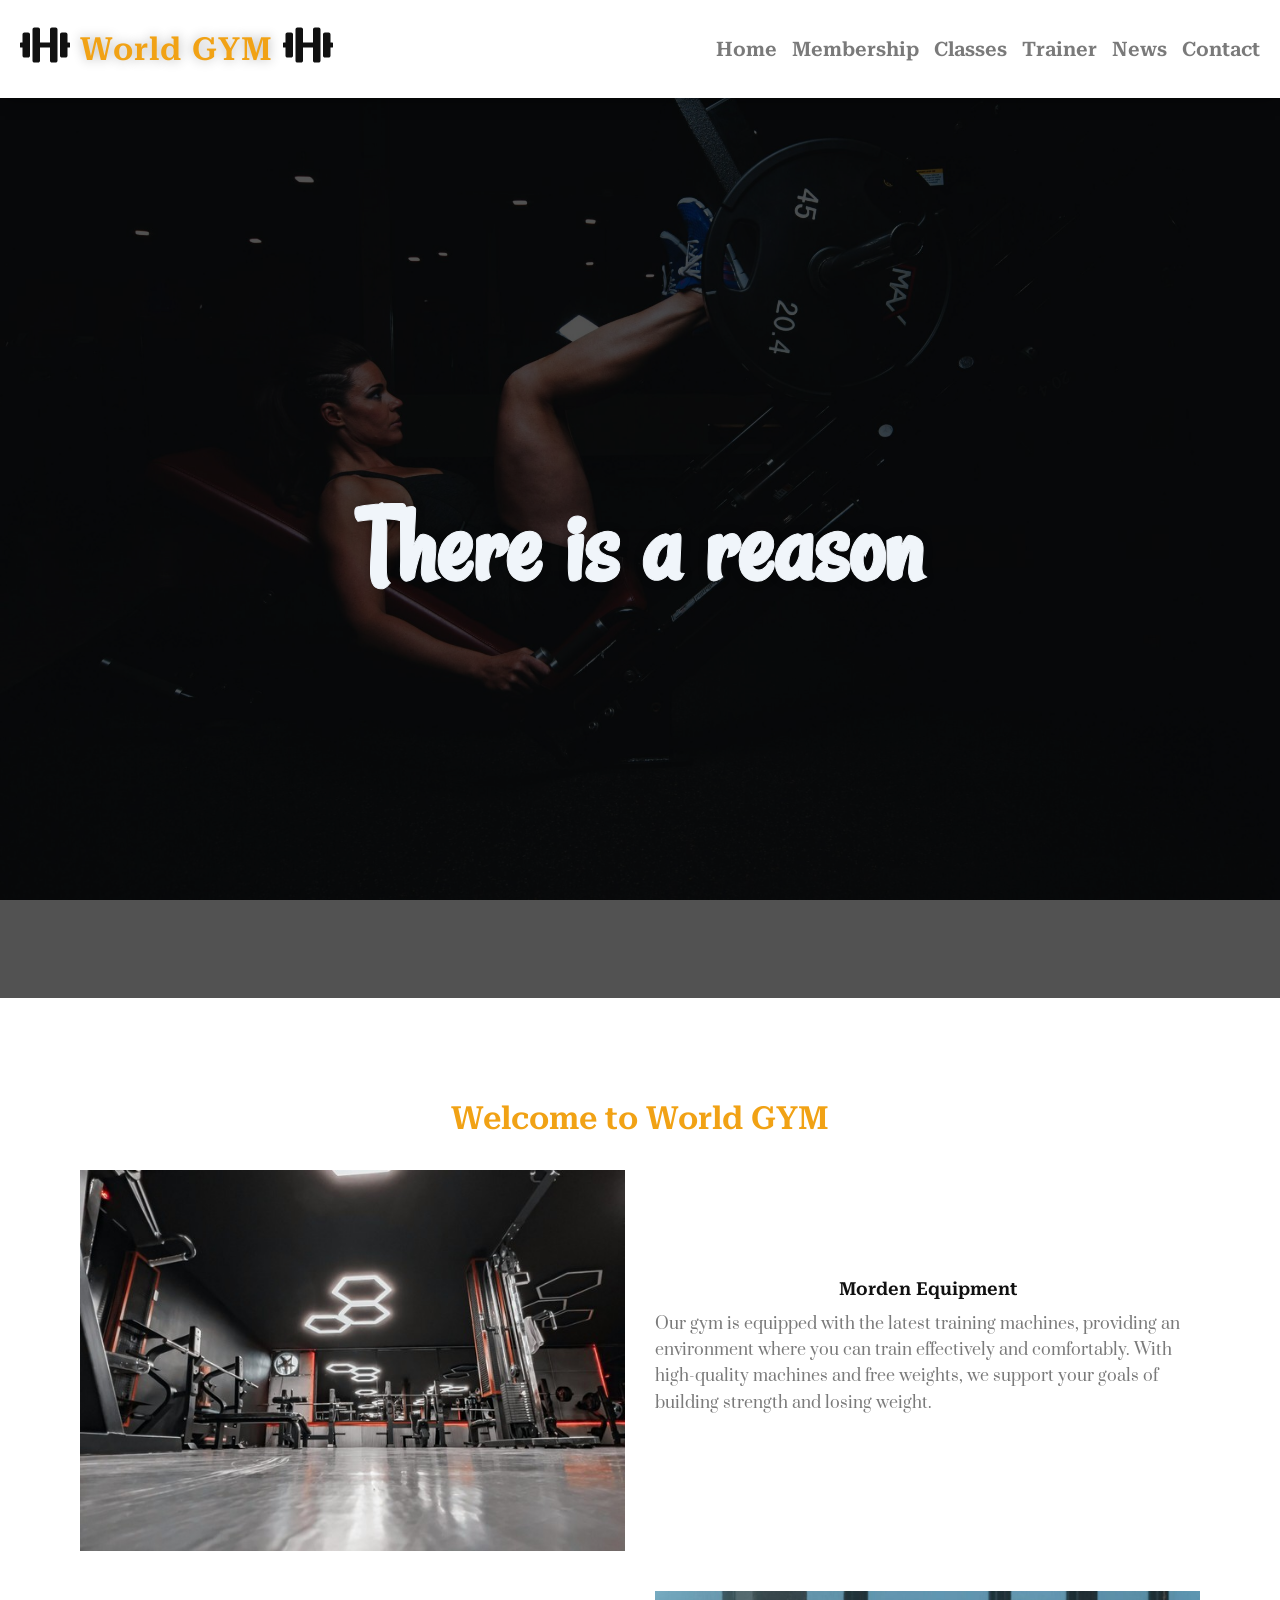
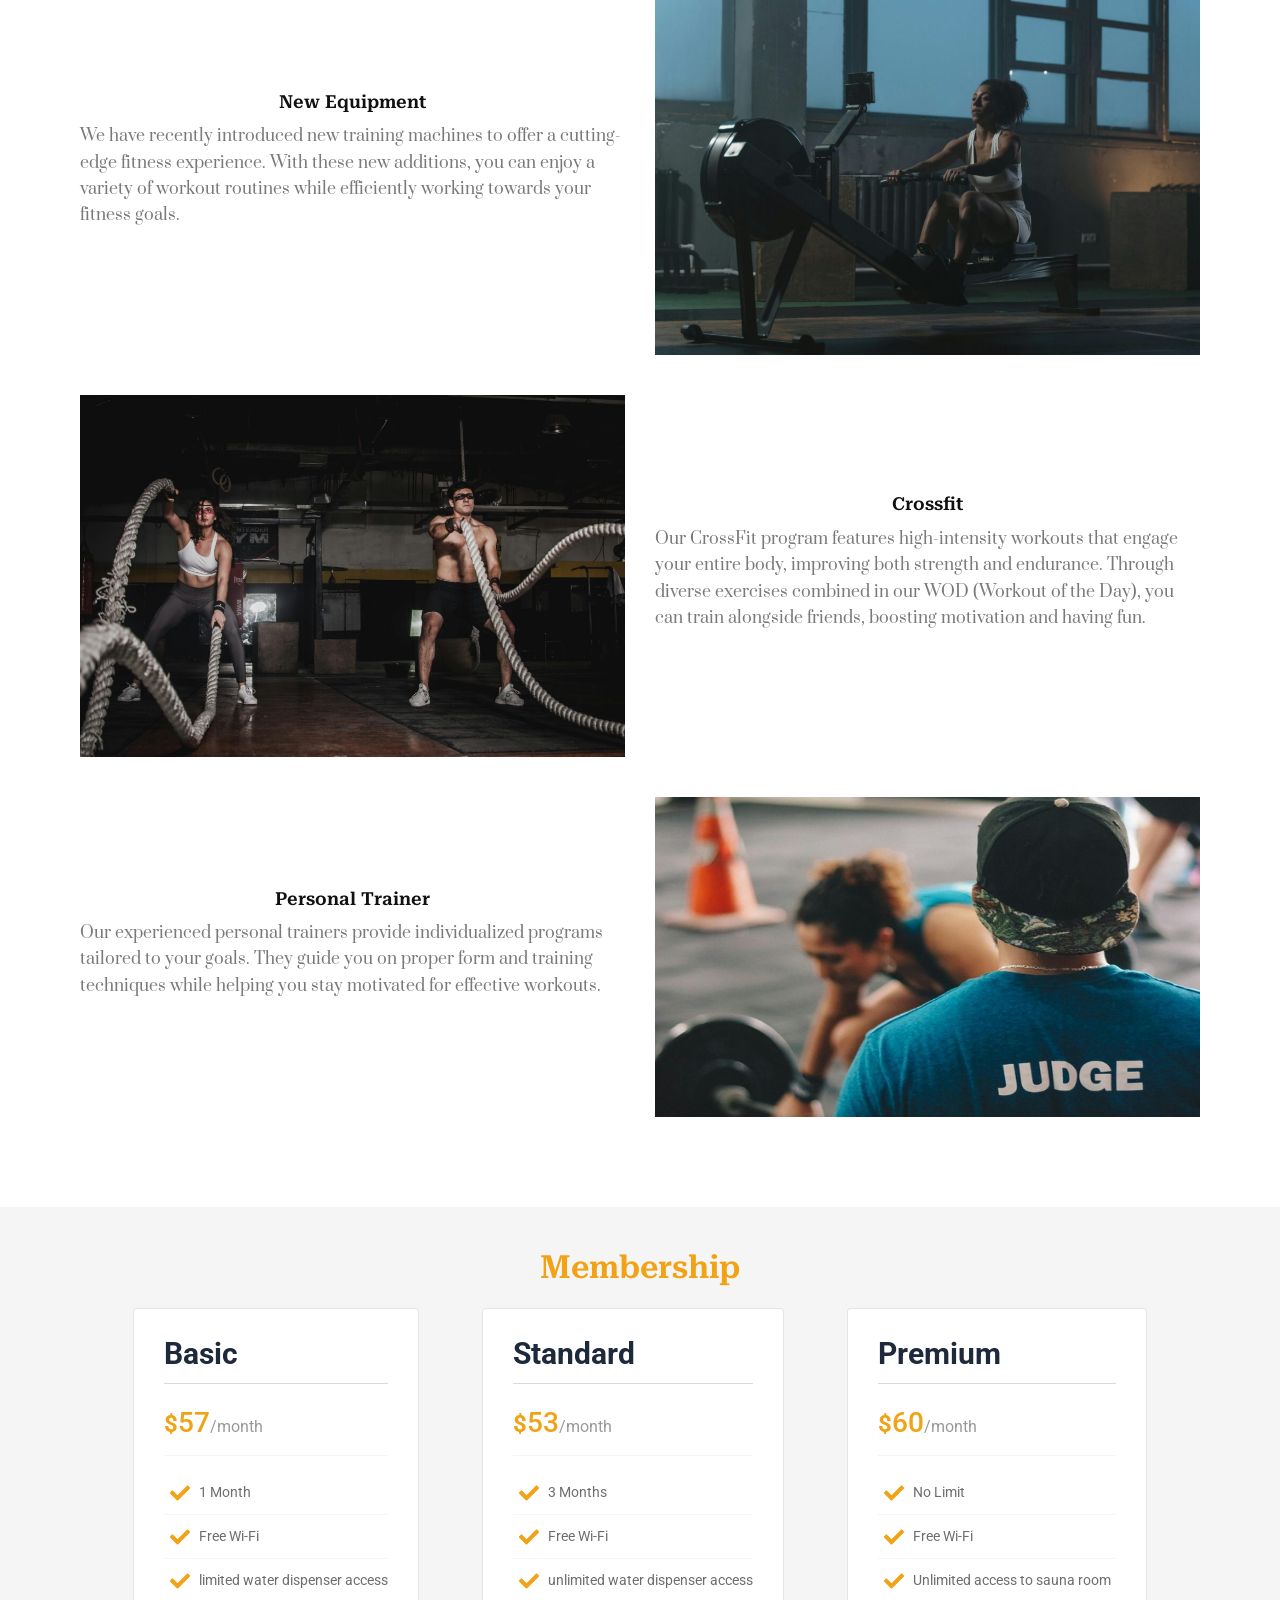
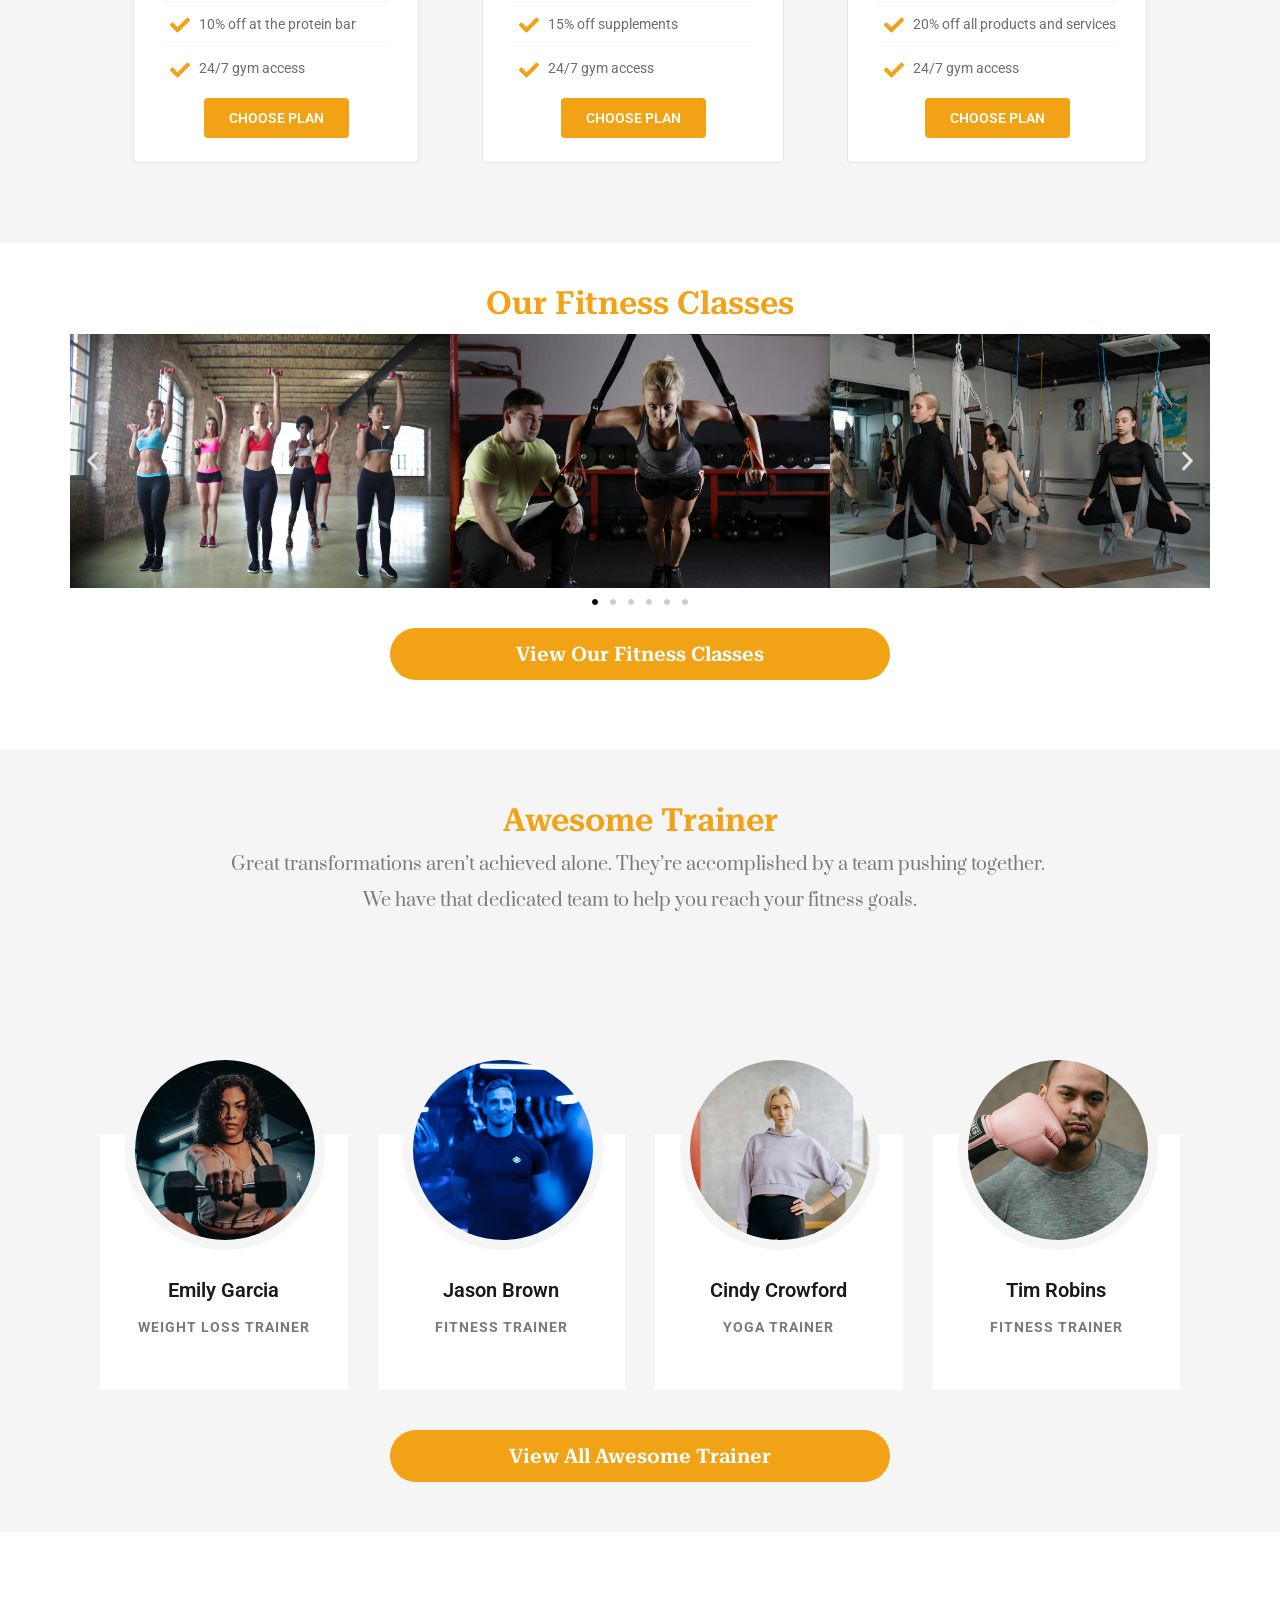
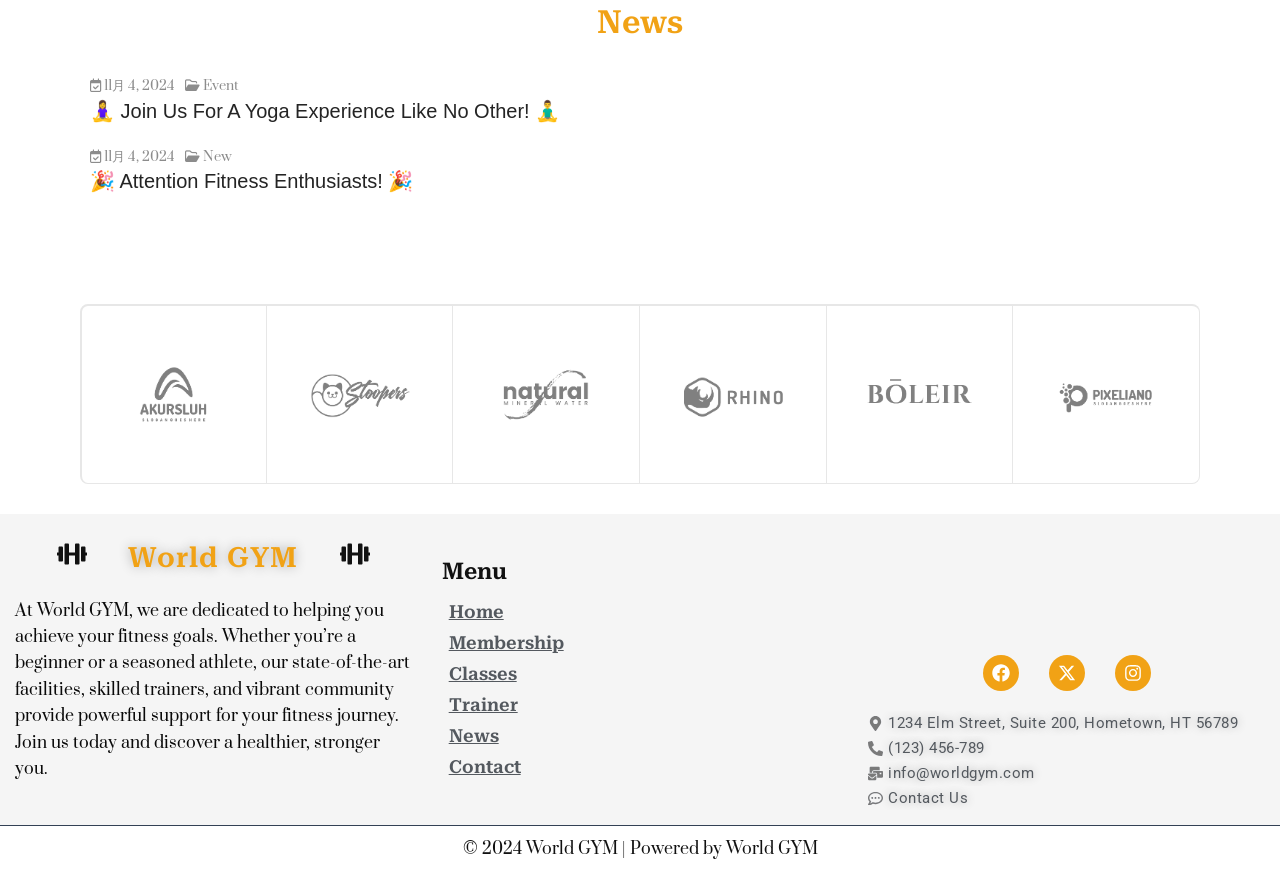
<file: index.html>
<!DOCTYPE html>
<html lang="ja">
<head>
	<meta charset="UTF-8">
	<meta name="viewport" content="width=device-width, initial-scale=1">
	<link rel="profile" href="http://gmpg.org/xfn/11">
	<link rel="pingback" href="/xmlrpc.php">
	
<title>World GYM | </title>
<meta name="robots" content="max-image-preview:large">
<link rel="alternate" type="application/rss+xml" title="World GYM &raquo; フィード" href="/feed/">
<link rel="alternate" type="application/rss+xml" title="World GYM &raquo; コメントフィード" href="/comments/feed/">
<meta name="description">
<script>
window._wpemojiSettings = {"baseUrl":"https:\/\/s.w.org\/images\/core\/emoji\/15.0.3\/72x72\/","ext":".png","svgUrl":"https:\/\/s.w.org\/images\/core\/emoji\/15.0.3\/svg\/","svgExt":".svg","source":{"concatemoji":"\/wp-includes\/js\/wp-emoji-release.min.js?ver=6.6.2"}};
/*! This file is auto-generated */
!function(i,n){var o,s,e;function c(e){try{var t={supportTests:e,timestamp:(new Date).valueOf()};sessionStorage.setItem(o,JSON.stringify(t))}catch(e){}}function p(e,t,n){e.clearRect(0,0,e.canvas.width,e.canvas.height),e.fillText(t,0,0);var t=new Uint32Array(e.getImageData(0,0,e.canvas.width,e.canvas.height).data),r=(e.clearRect(0,0,e.canvas.width,e.canvas.height),e.fillText(n,0,0),new Uint32Array(e.getImageData(0,0,e.canvas.width,e.canvas.height).data));return t.every(function(e,t){return e===r[t]})}function u(e,t,n){switch(t){case"flag":return n(e,"🏳️‍⚧️","🏳️​⚧️")?!1:!n(e,"🇺🇳","🇺​🇳")&&!n(e,"🏴󠁧󠁢󠁥󠁮󠁧󠁿","🏴​󠁧​󠁢​󠁥​󠁮​󠁧​󠁿");case"emoji":return!n(e,"🐦‍⬛","🐦​⬛")}return!1}function f(e,t,n){var r="undefined"!=typeof WorkerGlobalScope&&self instanceof WorkerGlobalScope?new OffscreenCanvas(300,150):i.createElement("canvas"),a=r.getContext("2d",{willReadFrequently:!0}),o=(a.textBaseline="top",a.font="600 32px Arial",{});return e.forEach(function(e){o[e]=t(a,e,n)}),o}function t(e){var t=i.createElement("script");t.src=e,t.defer=!0,i.head.appendChild(t)}"undefined"!=typeof Promise&&(o="wpEmojiSettingsSupports",s=["flag","emoji"],n.supports={everything:!0,everythingExceptFlag:!0},e=new Promise(function(e){i.addEventListener("DOMContentLoaded",e,{once:!0})}),new Promise(function(t){var n=function(){try{var e=JSON.parse(sessionStorage.getItem(o));if("object"==typeof e&&"number"==typeof e.timestamp&&(new Date).valueOf()<e.timestamp+604800&&"object"==typeof e.supportTests)return e.supportTests}catch(e){}return null}();if(!n){if("undefined"!=typeof Worker&&"undefined"!=typeof OffscreenCanvas&&"undefined"!=typeof URL&&URL.createObjectURL&&"undefined"!=typeof Blob)try{var e="postMessage("+f.toString()+"("+[JSON.stringify(s),u.toString(),p.toString()].join(",")+"));",r=new Blob([e],{type:"text/javascript"}),a=new Worker(URL.createObjectURL(r),{name:"wpTestEmojiSupports"});return void(a.onmessage=function(e){c(n=e.data),a.terminate(),t(n)})}catch(e){}c(n=f(s,u,p))}t(n)}).then(function(e){for(var t in e)n.supports[t]=e[t],n.supports.everything=n.supports.everything&&n.supports[t],"flag"!==t&&(n.supports.everythingExceptFlag=n.supports.everythingExceptFlag&&n.supports[t]);n.supports.everythingExceptFlag=n.supports.everythingExceptFlag&&!n.supports.flag,n.DOMReady=!1,n.readyCallback=function(){n.DOMReady=!0}}).then(function(){return e}).then(function(){var e;n.supports.everything||(n.readyCallback(),(e=n.source||{}).concatemoji?t(e.concatemoji):e.wpemoji&&e.twemoji&&(t(e.twemoji),t(e.wpemoji)))}))}((window,document),window._wpemojiSettings);
</script>
<link rel="stylesheet" id="astra-theme-css-css" href="/wp-content/themes/Astra/assets/css/minified/main.min.css?ver=4.8.3" media="all">
<style id="astra-theme-css-inline-css">:root{--ast-post-nav-space:0;--ast-container-default-xlg-padding:2.5em;--ast-container-default-lg-padding:2.5em;--ast-container-default-slg-padding:2em;--ast-container-default-md-padding:2.5em;--ast-container-default-sm-padding:2.5em;--ast-container-default-xs-padding:2.4em;--ast-container-default-xxs-padding:1.8em;--ast-code-block-background:#ECEFF3;--ast-comment-inputs-background:#F9FAFB;--ast-normal-container-width:1200px;--ast-narrow-container-width:750px;--ast-blog-title-font-weight:600;--ast-blog-meta-weight:600;}html{font-size:100%;}a{color:var(--ast-global-color-0);}a:hover,a:focus{color:var(--ast-global-color-1);}body,button,input,select,textarea,.ast-button,.ast-custom-button{font-family:-apple-system,BlinkMacSystemFont,Segoe UI,Roboto,Oxygen-Sans,Ubuntu,Cantarell,Helvetica Neue,sans-serif;font-weight:400;font-size:16px;font-size:1rem;line-height:var(--ast-body-line-height,1.65);}blockquote{color:var(--ast-global-color-3);}h1,.entry-content h1,h2,.entry-content h2,h3,.entry-content h3,h4,.entry-content h4,h5,.entry-content h5,h6,.entry-content h6,.site-title,.site-title a{font-weight:600;}.site-title{font-size:26px;font-size:1.625rem;display:block;}.site-header .site-description{font-size:15px;font-size:0.9375rem;display:none;}.entry-title{font-size:20px;font-size:1.25rem;}.ast-blog-single-element.ast-taxonomy-container a{font-size:14px;font-size:0.875rem;}.ast-blog-meta-container{font-size:13px;font-size:0.8125rem;}.archive .ast-article-post .ast-article-inner,.blog .ast-article-post .ast-article-inner,.archive .ast-article-post .ast-article-inner:hover,.blog .ast-article-post .ast-article-inner:hover{border-top-left-radius:6px;border-top-right-radius:6px;border-bottom-right-radius:6px;border-bottom-left-radius:6px;overflow:hidden;}h1,.entry-content h1{font-size:36px;font-size:2.25rem;font-weight:600;line-height:1.4em;}h2,.entry-content h2{font-size:30px;font-size:1.875rem;font-weight:600;line-height:1.3em;}h3,.entry-content h3{font-size:24px;font-size:1.5rem;font-weight:600;line-height:1.3em;}h4,.entry-content h4{font-size:20px;font-size:1.25rem;line-height:1.2em;font-weight:600;}h5,.entry-content h5{font-size:18px;font-size:1.125rem;line-height:1.2em;font-weight:600;}h6,.entry-content h6{font-size:16px;font-size:1rem;line-height:1.25em;font-weight:600;}::selection{background-color:var(--ast-global-color-0);color:#ffffff;}body,h1,.entry-title a,.entry-content h1,h2,.entry-content h2,h3,.entry-content h3,h4,.entry-content h4,h5,.entry-content h5,h6,.entry-content h6{color:var(--ast-global-color-3);}.tagcloud a:hover,.tagcloud a:focus,.tagcloud a.current-item{color:#ffffff;border-color:var(--ast-global-color-0);background-color:var(--ast-global-color-0);}input:focus,input[type="text"]:focus,input[type="email"]:focus,input[type="url"]:focus,input[type="password"]:focus,input[type="reset"]:focus,input[type="search"]:focus,textarea:focus{border-color:var(--ast-global-color-0);}input[type="radio"]:checked,input[type=reset],input[type="checkbox"]:checked,input[type="checkbox"]:hover:checked,input[type="checkbox"]:focus:checked,input[type=range]::-webkit-slider-thumb{border-color:var(--ast-global-color-0);background-color:var(--ast-global-color-0);box-shadow:none;}.site-footer a:hover + .post-count,.site-footer a:focus + .post-count{background:var(--ast-global-color-0);border-color:var(--ast-global-color-0);}.single .nav-links .nav-previous,.single .nav-links .nav-next{color:var(--ast-global-color-0);}.entry-meta,.entry-meta *{line-height:1.45;color:var(--ast-global-color-0);font-weight:600;}.entry-meta a:not(.ast-button):hover,.entry-meta a:not(.ast-button):hover *,.entry-meta a:not(.ast-button):focus,.entry-meta a:not(.ast-button):focus *,.page-links > .page-link,.page-links .page-link:hover,.post-navigation a:hover{color:var(--ast-global-color-1);}#cat option,.secondary .calendar_wrap thead a,.secondary .calendar_wrap thead a:visited{color:var(--ast-global-color-0);}.secondary .calendar_wrap #today,.ast-progress-val span{background:var(--ast-global-color-0);}.secondary a:hover + .post-count,.secondary a:focus + .post-count{background:var(--ast-global-color-0);border-color:var(--ast-global-color-0);}.calendar_wrap #today > a{color:#ffffff;}.page-links .page-link,.single .post-navigation a{color:var(--ast-global-color-3);}.ast-search-menu-icon .search-form button.search-submit{padding:0 4px;}.ast-search-menu-icon form.search-form{padding-right:0;}.ast-search-menu-icon.slide-search input.search-field{width:0;}.ast-header-search .ast-search-menu-icon.ast-dropdown-active .search-form,.ast-header-search .ast-search-menu-icon.ast-dropdown-active .search-field:focus{transition:all 0.2s;}.search-form input.search-field:focus{outline:none;}.ast-search-menu-icon .search-form button.search-submit:focus,.ast-theme-transparent-header .ast-header-search .ast-dropdown-active .ast-icon,.ast-theme-transparent-header .ast-inline-search .search-field:focus .ast-icon{color:var(--ast-global-color-1);}.ast-header-search .slide-search .search-form{border:2px solid var(--ast-global-color-0);}.ast-header-search .slide-search .search-field{background-color:#fff;}.ast-archive-title{color:var(--ast-global-color-2);}.widget-title{font-size:22px;font-size:1.375rem;color:var(--ast-global-color-2);}.ast-single-post .entry-content a,.ast-comment-content a:not(.ast-comment-edit-reply-wrap a){text-decoration:underline;}.ast-single-post .elementor-button-wrapper .elementor-button,.ast-single-post .entry-content .uagb-tab a,.ast-single-post .entry-content .uagb-ifb-cta a,.ast-single-post .entry-content .uabb-module-content a,.ast-single-post .entry-content .uagb-post-grid a,.ast-single-post .entry-content .uagb-timeline a,.ast-single-post .entry-content .uagb-toc__wrap a,.ast-single-post .entry-content .uagb-taxomony-box a,.ast-single-post .entry-content .woocommerce a,.entry-content .wp-block-latest-posts > li > a,.ast-single-post .entry-content .wp-block-file__button,li.ast-post-filter-single,.ast-single-post .ast-comment-content .comment-reply-link,.ast-single-post .ast-comment-content .comment-edit-link{text-decoration:none;}.ast-search-menu-icon.slide-search a:focus-visible:focus-visible,.astra-search-icon:focus-visible,#close:focus-visible,a:focus-visible,.ast-menu-toggle:focus-visible,.site .skip-link:focus-visible,.wp-block-loginout input:focus-visible,.wp-block-search.wp-block-search__button-inside .wp-block-search__inside-wrapper,.ast-header-navigation-arrow:focus-visible,.woocommerce .wc-proceed-to-checkout > .checkout-button:focus-visible,.woocommerce .woocommerce-MyAccount-navigation ul li a:focus-visible,.ast-orders-table__row .ast-orders-table__cell:focus-visible,.woocommerce .woocommerce-order-details .order-again > .button:focus-visible,.woocommerce .woocommerce-message a.button.wc-forward:focus-visible,.woocommerce #minus_qty:focus-visible,.woocommerce #plus_qty:focus-visible,a#ast-apply-coupon:focus-visible,.woocommerce .woocommerce-info a:focus-visible,.woocommerce .astra-shop-summary-wrap a:focus-visible,.woocommerce a.wc-forward:focus-visible,#ast-apply-coupon:focus-visible,.woocommerce-js .woocommerce-mini-cart-item a.remove:focus-visible,#close:focus-visible,.button.search-submit:focus-visible,#search_submit:focus,.normal-search:focus-visible,.ast-header-account-wrap:focus-visible,.woocommerce .ast-on-card-button.ast-quick-view-trigger:focus{outline-style:dotted;outline-color:inherit;outline-width:thin;}input:focus,input[type="text"]:focus,input[type="email"]:focus,input[type="url"]:focus,input[type="password"]:focus,input[type="reset"]:focus,input[type="search"]:focus,input[type="number"]:focus,textarea:focus,.wp-block-search__input:focus,[data-section="section-header-mobile-trigger"] .ast-button-wrap .ast-mobile-menu-trigger-minimal:focus,.ast-mobile-popup-drawer.active .menu-toggle-close:focus,.woocommerce-ordering select.orderby:focus,#ast-scroll-top:focus,#coupon_code:focus,.woocommerce-page #comment:focus,.woocommerce #reviews #respond input#submit:focus,.woocommerce a.add_to_cart_button:focus,.woocommerce .button.single_add_to_cart_button:focus,.woocommerce .woocommerce-cart-form button:focus,.woocommerce .woocommerce-cart-form__cart-item .quantity .qty:focus,.woocommerce .woocommerce-billing-fields .woocommerce-billing-fields__field-wrapper .woocommerce-input-wrapper > .input-text:focus,.woocommerce #order_comments:focus,.woocommerce #place_order:focus,.woocommerce .woocommerce-address-fields .woocommerce-address-fields__field-wrapper .woocommerce-input-wrapper > .input-text:focus,.woocommerce .woocommerce-MyAccount-content form button:focus,.woocommerce .woocommerce-MyAccount-content .woocommerce-EditAccountForm .woocommerce-form-row .woocommerce-Input.input-text:focus,.woocommerce .ast-woocommerce-container .woocommerce-pagination ul.page-numbers li a:focus,body #content .woocommerce form .form-row .select2-container--default .select2-selection--single:focus,#ast-coupon-code:focus,.woocommerce.woocommerce-js .quantity input[type=number]:focus,.woocommerce-js .woocommerce-mini-cart-item .quantity input[type=number]:focus,.woocommerce p#ast-coupon-trigger:focus{border-style:dotted;border-color:inherit;border-width:thin;}input{outline:none;}.ast-logo-title-inline .site-logo-img{padding-right:1em;}body .ast-oembed-container *{position:absolute;top:0;width:100%;height:100%;left:0;}body .wp-block-embed-pocket-casts .ast-oembed-container *{position:unset;}.ast-single-post-featured-section + article {margin-top: 2em;}.site-content .ast-single-post-featured-section img {width: 100%;overflow: hidden;object-fit: cover;}.ast-separate-container .site-content .ast-single-post-featured-section + article {margin-top: -80px;z-index: 9;position: relative;border-radius: 4px;}@media (min-width: 922px) {.ast-no-sidebar .site-content .ast-article-image-container--wide {margin-left: -120px;margin-right: -120px;max-width: unset;width: unset;}.ast-left-sidebar .site-content .ast-article-image-container--wide,.ast-right-sidebar .site-content .ast-article-image-container--wide {margin-left: -10px;margin-right: -10px;}.site-content .ast-article-image-container--full {margin-left: calc( -50vw + 50%);margin-right: calc( -50vw + 50%);max-width: 100vw;width: 100vw;}.ast-left-sidebar .site-content .ast-article-image-container--full,.ast-right-sidebar .site-content .ast-article-image-container--full {margin-left: -10px;margin-right: -10px;max-width: inherit;width: auto;}}.site > .ast-single-related-posts-container {margin-top: 0;}@media (min-width: 922px) {.ast-desktop .ast-container--narrow {max-width: var(--ast-narrow-container-width);margin: 0 auto;}}.ast-page-builder-template .hentry {margin: 0;}.ast-page-builder-template .site-content > .ast-container {max-width: 100%;padding: 0;}.ast-page-builder-template .site .site-content #primary {padding: 0;margin: 0;}.ast-page-builder-template .no-results {text-align: center;margin: 4em auto;}.ast-page-builder-template .ast-pagination {padding: 2em;}.ast-page-builder-template .entry-header.ast-no-title.ast-no-thumbnail {margin-top: 0;}.ast-page-builder-template .entry-header.ast-header-without-markup {margin-top: 0;margin-bottom: 0;}.ast-page-builder-template .entry-header.ast-no-title.ast-no-meta {margin-bottom: 0;}.ast-page-builder-template.single .post-navigation {padding-bottom: 2em;}.ast-page-builder-template.single-post .site-content > .ast-container {max-width: 100%;}.ast-page-builder-template .entry-header {margin-top: 2em;margin-left: auto;margin-right: auto;}.ast-page-builder-template .ast-archive-description {margin: 2em auto 0;padding-left: 20px;padding-right: 20px;}.ast-page-builder-template .ast-row {margin-left: 0;margin-right: 0;}.single.ast-page-builder-template .entry-header + .entry-content,.single.ast-page-builder-template .ast-single-entry-banner + .site-content article .entry-content {margin-bottom: 2em;}@media(min-width: 921px) {.ast-page-builder-template.archive.ast-right-sidebar .ast-row article,.ast-page-builder-template.archive.ast-left-sidebar .ast-row article {padding-left: 0;padding-right: 0;}}input[type="text"],input[type="number"],input[type="email"],input[type="url"],input[type="password"],input[type="search"],input[type=reset],input[type=tel],input[type=date],select,textarea{font-size:16px;font-style:normal;font-weight:400;line-height:24px;width:100%;padding:12px 16px;border-radius:4px;box-shadow:0px 1px 2px 0px rgba(0,0,0,0.05);color:var(--ast-form-input-text,#475569);}input[type="text"],input[type="number"],input[type="email"],input[type="url"],input[type="password"],input[type="search"],input[type=reset],input[type=tel],input[type=date],select{height:40px;}input[type="date"]{border-width:1px;border-style:solid;border-color:var(--ast-border-color);}input[type="text"]:focus,input[type="number"]:focus,input[type="email"]:focus,input[type="url"]:focus,input[type="password"]:focus,input[type="search"]:focus,input[type=reset]:focus,input[type="tel"]:focus,input[type="date"]:focus,select:focus,textarea:focus{border-color:#046BD2;box-shadow:none;outline:none;color:var(--ast-form-input-focus-text,#475569);}label,legend{color:#111827;font-size:14px;font-style:normal;font-weight:500;line-height:20px;}select{padding:6px 10px;}fieldset{padding:30px;border-radius:4px;}button,.ast-button,.button,input[type="button"],input[type="reset"],input[type="submit"]{border-radius:4px;box-shadow:0px 1px 2px 0px rgba(0,0,0,0.05);}:root{--ast-comment-inputs-background:#FFF;}::placeholder{color:var(--ast-form-field-color,#9CA3AF);}::-ms-input-placeholder{color:var(--ast-form-field-color,#9CA3AF);}@media (max-width:921.9px){#ast-desktop-header{display:none;}}@media (min-width:922px){#ast-mobile-header{display:none;}}.wp-block-buttons.aligncenter{justify-content:center;}@media (max-width:921px){.ast-theme-transparent-header #primary,.ast-theme-transparent-header #secondary{padding:0;}}@media (max-width:921px){.ast-plain-container.ast-no-sidebar #primary{padding:0;}}.ast-plain-container.ast-no-sidebar #primary{margin-top:0;margin-bottom:0;}.wp-block-button.is-style-outline .wp-block-button__link{border-color:var(--ast-global-color-0);}div.wp-block-button.is-style-outline > .wp-block-button__link:not(.has-text-color),div.wp-block-button.wp-block-button__link.is-style-outline:not(.has-text-color){color:var(--ast-global-color-0);}.wp-block-button.is-style-outline .wp-block-button__link:hover,.wp-block-buttons .wp-block-button.is-style-outline .wp-block-button__link:focus,.wp-block-buttons .wp-block-button.is-style-outline > .wp-block-button__link:not(.has-text-color):hover,.wp-block-buttons .wp-block-button.wp-block-button__link.is-style-outline:not(.has-text-color):hover{color:#ffffff;background-color:var(--ast-global-color-1);border-color:var(--ast-global-color-1);}.post-page-numbers.current .page-link,.ast-pagination .page-numbers.current{color:#ffffff;border-color:var(--ast-global-color-0);background-color:var(--ast-global-color-0);}.wp-block-buttons .wp-block-button.is-style-outline .wp-block-button__link.wp-element-button,.ast-outline-button,.wp-block-uagb-buttons-child .uagb-buttons-repeater.ast-outline-button{border-color:var(--ast-global-color-0);border-top-width:2px;border-right-width:2px;border-bottom-width:2px;border-left-width:2px;font-family:inherit;font-weight:500;font-size:16px;font-size:1rem;line-height:1em;padding-top:13px;padding-right:30px;padding-bottom:13px;padding-left:30px;}.wp-block-buttons .wp-block-button.is-style-outline > .wp-block-button__link:not(.has-text-color),.wp-block-buttons .wp-block-button.wp-block-button__link.is-style-outline:not(.has-text-color),.ast-outline-button{color:var(--ast-global-color-0);}.wp-block-button.is-style-outline .wp-block-button__link:hover,.wp-block-buttons .wp-block-button.is-style-outline .wp-block-button__link:focus,.wp-block-buttons .wp-block-button.is-style-outline > .wp-block-button__link:not(.has-text-color):hover,.wp-block-buttons .wp-block-button.wp-block-button__link.is-style-outline:not(.has-text-color):hover,.ast-outline-button:hover,.ast-outline-button:focus,.wp-block-uagb-buttons-child .uagb-buttons-repeater.ast-outline-button:hover,.wp-block-uagb-buttons-child .uagb-buttons-repeater.ast-outline-button:focus{color:#ffffff;background-color:var(--ast-global-color-1);border-color:var(--ast-global-color-1);}.ast-single-post .entry-content a.ast-outline-button,.ast-single-post .entry-content .is-style-outline>.wp-block-button__link{text-decoration:none;}.wp-block-button .wp-block-button__link.wp-element-button.is-style-outline:not(.has-background),.wp-block-button.is-style-outline>.wp-block-button__link.wp-element-button:not(.has-background),.ast-outline-button{background-color:transparent;}.uagb-buttons-repeater.ast-outline-button{border-radius:9999px;}@media (max-width:921px){.wp-block-buttons .wp-block-button.is-style-outline .wp-block-button__link.wp-element-button,.ast-outline-button,.wp-block-uagb-buttons-child .uagb-buttons-repeater.ast-outline-button{padding-top:12px;padding-right:28px;padding-bottom:12px;padding-left:28px;}}@media (max-width:544px){.wp-block-buttons .wp-block-button.is-style-outline .wp-block-button__link.wp-element-button,.ast-outline-button,.wp-block-uagb-buttons-child .uagb-buttons-repeater.ast-outline-button{padding-top:10px;padding-right:24px;padding-bottom:10px;padding-left:24px;}}.entry-content[data-ast-blocks-layout] > figure{margin-bottom:1em;}h1.widget-title{font-weight:600;}h2.widget-title{font-weight:600;}h3.widget-title{font-weight:600;}#page{display:flex;flex-direction:column;min-height:100vh;}.ast-404-layout-1 h1.page-title{color:var(--ast-global-color-2);}.single .post-navigation a{line-height:1em;height:inherit;}.error-404 .page-sub-title{font-size:1.5rem;font-weight:inherit;}.search .site-content .content-area .search-form{margin-bottom:0;}#page .site-content{flex-grow:1;}.widget{margin-bottom:1.25em;}#secondary li{line-height:1.5em;}#secondary .wp-block-group h2{margin-bottom:0.7em;}#secondary h2{font-size:1.7rem;}.ast-separate-container .ast-article-post,.ast-separate-container .ast-article-single,.ast-separate-container .comment-respond{padding:3em;}.ast-separate-container .ast-article-single .ast-article-single{padding:0;}.ast-article-single .wp-block-post-template-is-layout-grid{padding-left:0;}.ast-separate-container .comments-title,.ast-narrow-container .comments-title{padding:1.5em 2em;}.ast-page-builder-template .comment-form-textarea,.ast-comment-formwrap .ast-grid-common-col{padding:0;}.ast-comment-formwrap{padding:0;display:inline-flex;column-gap:20px;width:100%;margin-left:0;margin-right:0;}.comments-area textarea#comment:focus,.comments-area textarea#comment:active,.comments-area .ast-comment-formwrap input[type="text"]:focus,.comments-area .ast-comment-formwrap input[type="text"]:active {box-shadow:none;outline:none;}.archive.ast-page-builder-template .entry-header{margin-top:2em;}.ast-page-builder-template .ast-comment-formwrap{width:100%;}.entry-title{margin-bottom:0.6em;}.ast-archive-description p{font-size:inherit;font-weight:inherit;line-height:inherit;}.ast-separate-container .ast-comment-list li.depth-1,.hentry{margin-bottom:1.5em;}.site-content section.ast-archive-description{margin-bottom:2em;}@media (min-width:921px){.ast-left-sidebar.ast-page-builder-template #secondary,.archive.ast-right-sidebar.ast-page-builder-template .site-main{padding-left:20px;padding-right:20px;}}@media (max-width:544px){.ast-comment-formwrap.ast-row{column-gap:10px;display:inline-block;}#ast-commentform .ast-grid-common-col{position:relative;width:100%;}}@media (min-width:1201px){.ast-separate-container .ast-article-post,.ast-separate-container .ast-article-single,.ast-separate-container .ast-author-box,.ast-separate-container .ast-404-layout-1,.ast-separate-container .no-results{padding:3em;}}@media (max-width:921px){.ast-separate-container #primary,.ast-separate-container #secondary{padding:1.5em 0;}#primary,#secondary{padding:1.5em 0;margin:0;}.ast-left-sidebar #content > .ast-container{display:flex;flex-direction:column-reverse;width:100%;}}@media (min-width:922px){.ast-separate-container.ast-right-sidebar #primary,.ast-separate-container.ast-left-sidebar #primary{border:0;}.search-no-results.ast-separate-container #primary{margin-bottom:4em;}}.wp-block-button .wp-block-button__link{color:#ffffff;}.wp-block-button .wp-block-button__link:hover,.wp-block-button .wp-block-button__link:focus{color:#ffffff;background-color:var(--ast-global-color-1);border-color:var(--ast-global-color-1);}.elementor-widget-heading h1.elementor-heading-title{line-height:1.4em;}.elementor-widget-heading h2.elementor-heading-title{line-height:1.3em;}.elementor-widget-heading h3.elementor-heading-title{line-height:1.3em;}.elementor-widget-heading h4.elementor-heading-title{line-height:1.2em;}.elementor-widget-heading h5.elementor-heading-title{line-height:1.2em;}.elementor-widget-heading h6.elementor-heading-title{line-height:1.25em;}.wp-block-button .wp-block-button__link,.wp-block-search .wp-block-search__button,body .wp-block-file .wp-block-file__button{border-color:var(--ast-global-color-0);background-color:var(--ast-global-color-0);color:#ffffff;font-family:inherit;font-weight:500;line-height:1em;font-size:16px;font-size:1rem;padding-top:15px;padding-right:30px;padding-bottom:15px;padding-left:30px;}.ast-single-post .entry-content .wp-block-button .wp-block-button__link,.ast-single-post .entry-content .wp-block-search .wp-block-search__button,body .entry-content .wp-block-file .wp-block-file__button{text-decoration:none;}@media (max-width:921px){.wp-block-button .wp-block-button__link,.wp-block-search .wp-block-search__button,body .wp-block-file .wp-block-file__button{padding-top:14px;padding-right:28px;padding-bottom:14px;padding-left:28px;}}@media (max-width:544px){.wp-block-button .wp-block-button__link,.wp-block-search .wp-block-search__button,body .wp-block-file .wp-block-file__button{padding-top:12px;padding-right:24px;padding-bottom:12px;padding-left:24px;}}.menu-toggle,button,.ast-button,.ast-custom-button,.button,input#submit,input[type="button"],input[type="submit"],input[type="reset"],#comments .submit,.search .search-submit,form[CLASS*="wp-block-search__"].wp-block-search .wp-block-search__inside-wrapper .wp-block-search__button,body .wp-block-file .wp-block-file__button,.search .search-submit,.woocommerce-js a.button,.woocommerce button.button,.woocommerce .woocommerce-message a.button,.woocommerce #respond input#submit.alt,.woocommerce input.button.alt,.woocommerce input.button,.woocommerce input.button:disabled,.woocommerce input.button:disabled[disabled],.woocommerce input.button:disabled:hover,.woocommerce input.button:disabled[disabled]:hover,.woocommerce #respond input#submit,.woocommerce button.button.alt.disabled,.wc-block-grid__products .wc-block-grid__product .wp-block-button__link,.wc-block-grid__product-onsale,[CLASS*="wc-block"] button,.woocommerce-js .astra-cart-drawer .astra-cart-drawer-content .woocommerce-mini-cart__buttons .button:not(.checkout):not(.ast-continue-shopping),.woocommerce-js .astra-cart-drawer .astra-cart-drawer-content .woocommerce-mini-cart__buttons a.checkout,.woocommerce button.button.alt.disabled.wc-variation-selection-needed,[CLASS*="wc-block"] .wc-block-components-button{border-style:solid;border-top-width:0;border-right-width:0;border-left-width:0;border-bottom-width:0;color:#ffffff;border-color:var(--ast-global-color-0);background-color:var(--ast-global-color-0);padding-top:15px;padding-right:30px;padding-bottom:15px;padding-left:30px;font-family:inherit;font-weight:500;font-size:16px;font-size:1rem;line-height:1em;}button:focus,.menu-toggle:hover,button:hover,.ast-button:hover,.ast-custom-button:hover .button:hover,.ast-custom-button:hover ,input[type=reset]:hover,input[type=reset]:focus,input#submit:hover,input#submit:focus,input[type="button"]:hover,input[type="button"]:focus,input[type="submit"]:hover,input[type="submit"]:focus,form[CLASS*="wp-block-search__"].wp-block-search .wp-block-search__inside-wrapper .wp-block-search__button:hover,form[CLASS*="wp-block-search__"].wp-block-search .wp-block-search__inside-wrapper .wp-block-search__button:focus,body .wp-block-file .wp-block-file__button:hover,body .wp-block-file .wp-block-file__button:focus,.woocommerce-js a.button:hover,.woocommerce button.button:hover,.woocommerce .woocommerce-message a.button:hover,.woocommerce #respond input#submit:hover,.woocommerce #respond input#submit.alt:hover,.woocommerce input.button.alt:hover,.woocommerce input.button:hover,.woocommerce button.button.alt.disabled:hover,.wc-block-grid__products .wc-block-grid__product .wp-block-button__link:hover,[CLASS*="wc-block"] button:hover,.woocommerce-js .astra-cart-drawer .astra-cart-drawer-content .woocommerce-mini-cart__buttons .button:not(.checkout):not(.ast-continue-shopping):hover,.woocommerce-js .astra-cart-drawer .astra-cart-drawer-content .woocommerce-mini-cart__buttons a.checkout:hover,.woocommerce button.button.alt.disabled.wc-variation-selection-needed:hover,[CLASS*="wc-block"] .wc-block-components-button:hover,[CLASS*="wc-block"] .wc-block-components-button:focus{color:#ffffff;background-color:var(--ast-global-color-1);border-color:var(--ast-global-color-1);}form[CLASS*="wp-block-search__"].wp-block-search .wp-block-search__inside-wrapper .wp-block-search__button.has-icon{padding-top:calc(15px - 3px);padding-right:calc(30px - 3px);padding-bottom:calc(15px - 3px);padding-left:calc(30px - 3px);}@media (max-width:921px){.menu-toggle,button,.ast-button,.ast-custom-button,.button,input#submit,input[type="button"],input[type="submit"],input[type="reset"],#comments .submit,.search .search-submit,form[CLASS*="wp-block-search__"].wp-block-search .wp-block-search__inside-wrapper .wp-block-search__button,body .wp-block-file .wp-block-file__button,.search .search-submit,.woocommerce-js a.button,.woocommerce button.button,.woocommerce .woocommerce-message a.button,.woocommerce #respond input#submit.alt,.woocommerce input.button.alt,.woocommerce input.button,.woocommerce input.button:disabled,.woocommerce input.button:disabled[disabled],.woocommerce input.button:disabled:hover,.woocommerce input.button:disabled[disabled]:hover,.woocommerce #respond input#submit,.woocommerce button.button.alt.disabled,.wc-block-grid__products .wc-block-grid__product .wp-block-button__link,.wc-block-grid__product-onsale,[CLASS*="wc-block"] button,.woocommerce-js .astra-cart-drawer .astra-cart-drawer-content .woocommerce-mini-cart__buttons .button:not(.checkout):not(.ast-continue-shopping),.woocommerce-js .astra-cart-drawer .astra-cart-drawer-content .woocommerce-mini-cart__buttons a.checkout,.woocommerce button.button.alt.disabled.wc-variation-selection-needed,[CLASS*="wc-block"] .wc-block-components-button{padding-top:14px;padding-right:28px;padding-bottom:14px;padding-left:28px;}}@media (max-width:544px){.menu-toggle,button,.ast-button,.ast-custom-button,.button,input#submit,input[type="button"],input[type="submit"],input[type="reset"],#comments .submit,.search .search-submit,form[CLASS*="wp-block-search__"].wp-block-search .wp-block-search__inside-wrapper .wp-block-search__button,body .wp-block-file .wp-block-file__button,.search .search-submit,.woocommerce-js a.button,.woocommerce button.button,.woocommerce .woocommerce-message a.button,.woocommerce #respond input#submit.alt,.woocommerce input.button.alt,.woocommerce input.button,.woocommerce input.button:disabled,.woocommerce input.button:disabled[disabled],.woocommerce input.button:disabled:hover,.woocommerce input.button:disabled[disabled]:hover,.woocommerce #respond input#submit,.woocommerce button.button.alt.disabled,.wc-block-grid__products .wc-block-grid__product .wp-block-button__link,.wc-block-grid__product-onsale,[CLASS*="wc-block"] button,.woocommerce-js .astra-cart-drawer .astra-cart-drawer-content .woocommerce-mini-cart__buttons .button:not(.checkout):not(.ast-continue-shopping),.woocommerce-js .astra-cart-drawer .astra-cart-drawer-content .woocommerce-mini-cart__buttons a.checkout,.woocommerce button.button.alt.disabled.wc-variation-selection-needed,[CLASS*="wc-block"] .wc-block-components-button{padding-top:12px;padding-right:24px;padding-bottom:12px;padding-left:24px;}}@media (max-width:921px){.ast-mobile-header-stack .main-header-bar .ast-search-menu-icon{display:inline-block;}.ast-header-break-point.ast-header-custom-item-outside .ast-mobile-header-stack .main-header-bar .ast-search-icon{margin:0;}.ast-comment-avatar-wrap img{max-width:2.5em;}.ast-comment-meta{padding:0 1.8888em 1.3333em;}}@media (min-width:544px){.ast-container{max-width:100%;}}@media (max-width:544px){.ast-separate-container .ast-article-post,.ast-separate-container .ast-article-single,.ast-separate-container .comments-title,.ast-separate-container .ast-archive-description{padding:1.5em 1em;}.ast-separate-container #content .ast-container{padding-left:0.54em;padding-right:0.54em;}.ast-separate-container .ast-comment-list .bypostauthor{padding:.5em;}.ast-search-menu-icon.ast-dropdown-active .search-field{width:170px;}} #ast-mobile-header .ast-site-header-cart-li a{pointer-events:none;}.ast-separate-container{background-color:var(--ast-global-color-4);}@media (max-width:921px){.site-title{display:block;}.site-header .site-description{display:none;}h1,.entry-content h1{font-size:30px;}h2,.entry-content h2{font-size:25px;}h3,.entry-content h3{font-size:20px;}}@media (max-width:544px){.site-title{display:block;}.site-header .site-description{display:none;}h1,.entry-content h1{font-size:30px;}h2,.entry-content h2{font-size:25px;}h3,.entry-content h3{font-size:20px;}}@media (max-width:921px){html{font-size:91.2%;}}@media (max-width:544px){html{font-size:91.2%;}}@media (min-width:922px){.ast-container{max-width:1240px;}}@media (min-width:922px){.site-content .ast-container{display:flex;}}@media (max-width:921px){.site-content .ast-container{flex-direction:column;}}.entry-content h1,.entry-content h2,.entry-content h3,.entry-content h4,.entry-content h5,.entry-content h6{clear:none;}@media (min-width:922px){.main-header-menu .sub-menu .menu-item.ast-left-align-sub-menu:hover > .sub-menu,.main-header-menu .sub-menu .menu-item.ast-left-align-sub-menu.focus > .sub-menu{margin-left:-0px;}}.entry-content li > p{margin-bottom:0;}.site .comments-area{padding-bottom:2em;margin-top:2em;}.wp-block-file {display: flex;align-items: center;flex-wrap: wrap;justify-content: space-between;}.wp-block-pullquote {border: none;}.wp-block-pullquote blockquote::before {content: "\201D";font-family: "Helvetica",sans-serif;display: flex;transform: rotate( 180deg );font-size: 6rem;font-style: normal;line-height: 1;font-weight: bold;align-items: center;justify-content: center;}.has-text-align-right > blockquote::before {justify-content: flex-start;}.has-text-align-left > blockquote::before {justify-content: flex-end;}figure.wp-block-pullquote.is-style-solid-color blockquote {max-width: 100%;text-align: inherit;}:root {--wp--custom--ast-default-block-top-padding: 3em;--wp--custom--ast-default-block-right-padding: 3em;--wp--custom--ast-default-block-bottom-padding: 3em;--wp--custom--ast-default-block-left-padding: 3em;--wp--custom--ast-container-width: 1200px;--wp--custom--ast-content-width-size: 1200px;--wp--custom--ast-wide-width-size: calc(1200px + var(--wp--custom--ast-default-block-left-padding) + var(--wp--custom--ast-default-block-right-padding));}.ast-narrow-container {--wp--custom--ast-content-width-size: 750px;--wp--custom--ast-wide-width-size: 750px;}@media(max-width: 921px) {:root {--wp--custom--ast-default-block-top-padding: 3em;--wp--custom--ast-default-block-right-padding: 2em;--wp--custom--ast-default-block-bottom-padding: 3em;--wp--custom--ast-default-block-left-padding: 2em;}}@media(max-width: 544px) {:root {--wp--custom--ast-default-block-top-padding: 3em;--wp--custom--ast-default-block-right-padding: 1.5em;--wp--custom--ast-default-block-bottom-padding: 3em;--wp--custom--ast-default-block-left-padding: 1.5em;}}.entry-content > .wp-block-group,.entry-content > .wp-block-cover,.entry-content > .wp-block-columns {padding-top: var(--wp--custom--ast-default-block-top-padding);padding-right: var(--wp--custom--ast-default-block-right-padding);padding-bottom: var(--wp--custom--ast-default-block-bottom-padding);padding-left: var(--wp--custom--ast-default-block-left-padding);}.ast-plain-container.ast-no-sidebar .entry-content > .alignfull,.ast-page-builder-template .ast-no-sidebar .entry-content > .alignfull {margin-left: calc( -50vw + 50%);margin-right: calc( -50vw + 50%);max-width: 100vw;width: 100vw;}.ast-plain-container.ast-no-sidebar .entry-content .alignfull .alignfull,.ast-page-builder-template.ast-no-sidebar .entry-content .alignfull .alignfull,.ast-plain-container.ast-no-sidebar .entry-content .alignfull .alignwide,.ast-page-builder-template.ast-no-sidebar .entry-content .alignfull .alignwide,.ast-plain-container.ast-no-sidebar .entry-content .alignwide .alignfull,.ast-page-builder-template.ast-no-sidebar .entry-content .alignwide .alignfull,.ast-plain-container.ast-no-sidebar .entry-content .alignwide .alignwide,.ast-page-builder-template.ast-no-sidebar .entry-content .alignwide .alignwide,.ast-plain-container.ast-no-sidebar .entry-content .wp-block-column .alignfull,.ast-page-builder-template.ast-no-sidebar .entry-content .wp-block-column .alignfull,.ast-plain-container.ast-no-sidebar .entry-content .wp-block-column .alignwide,.ast-page-builder-template.ast-no-sidebar .entry-content .wp-block-column .alignwide {margin-left: auto;margin-right: auto;width: 100%;}[data-ast-blocks-layout] .wp-block-separator:not(.is-style-dots) {height: 0;}[data-ast-blocks-layout] .wp-block-separator {margin: 20px auto;}[data-ast-blocks-layout] .wp-block-separator:not(.is-style-wide):not(.is-style-dots) {max-width: 100px;}[data-ast-blocks-layout] .wp-block-separator.has-background {padding: 0;}.entry-content[data-ast-blocks-layout] > * {max-width: var(--wp--custom--ast-content-width-size);margin-left: auto;margin-right: auto;}.entry-content[data-ast-blocks-layout] > .alignwide {max-width: var(--wp--custom--ast-wide-width-size);}.entry-content[data-ast-blocks-layout] .alignfull {max-width: none;}.ast-full-width-layout .entry-content[data-ast-blocks-layout] .is-layout-constrained.wp-block-cover-is-layout-constrained > *,.ast-full-width-layout .entry-content[data-ast-blocks-layout] .is-layout-constrained.wp-block-group-is-layout-constrained > * {max-width: var(--wp--custom--ast-content-width-size);margin-left: auto;margin-right: auto;}.entry-content .wp-block-columns {margin-bottom: 0;}blockquote {margin: 1.5em;border-color: rgba(0,0,0,0.05);}.wp-block-quote:not(.has-text-align-right):not(.has-text-align-center) {border-left: 5px solid rgba(0,0,0,0.05);}.has-text-align-right > blockquote,blockquote.has-text-align-right {border-right: 5px solid rgba(0,0,0,0.05);}.has-text-align-left > blockquote,blockquote.has-text-align-left {border-left: 5px solid rgba(0,0,0,0.05);}.wp-block-site-tagline,.wp-block-latest-posts .read-more {margin-top: 15px;}.wp-block-loginout p label {display: block;}.wp-block-loginout p:not(.login-remember):not(.login-submit) input {width: 100%;}.wp-block-loginout input:focus {border-color: transparent;}.wp-block-loginout input:focus {outline: thin dotted;}.entry-content .wp-block-media-text .wp-block-media-text__content {padding: 0 0 0 8%;}.entry-content .wp-block-media-text.has-media-on-the-right .wp-block-media-text__content {padding: 0 8% 0 0;}.entry-content .wp-block-media-text.has-background .wp-block-media-text__content {padding: 8%;}.entry-content .wp-block-cover:not([class*="background-color"]) .wp-block-cover__inner-container,.entry-content .wp-block-cover:not([class*="background-color"]) .wp-block-cover-image-text,.entry-content .wp-block-cover:not([class*="background-color"]) .wp-block-cover-text,.entry-content .wp-block-cover-image:not([class*="background-color"]) .wp-block-cover__inner-container,.entry-content .wp-block-cover-image:not([class*="background-color"]) .wp-block-cover-image-text,.entry-content .wp-block-cover-image:not([class*="background-color"]) .wp-block-cover-text {color: var(--ast-global-color-5);}.wp-block-loginout .login-remember input {width: 1.1rem;height: 1.1rem;margin: 0 5px 4px 0;vertical-align: middle;}.wp-block-latest-posts > li > *:first-child,.wp-block-latest-posts:not(.is-grid) > li:first-child {margin-top: 0;}.entry-content .wp-block-buttons,.entry-content .wp-block-uagb-buttons {margin-bottom: 1.5em;}.wp-block-search__inside-wrapper .wp-block-search__input {padding: 0 10px;color: var(--ast-global-color-3);background: var(--ast-global-color-5);border-color: var(--ast-border-color);}.wp-block-latest-posts .read-more {margin-bottom: 1.5em;}.wp-block-search__no-button .wp-block-search__inside-wrapper .wp-block-search__input {padding-top: 5px;padding-bottom: 5px;}.wp-block-latest-posts .wp-block-latest-posts__post-date,.wp-block-latest-posts .wp-block-latest-posts__post-author {font-size: 1rem;}.wp-block-latest-posts > li > *,.wp-block-latest-posts:not(.is-grid) > li {margin-top: 12px;margin-bottom: 12px;}.ast-page-builder-template .entry-content[data-ast-blocks-layout] > *,.ast-page-builder-template .entry-content[data-ast-blocks-layout] > .alignfull > * {max-width: none;}.ast-page-builder-template .entry-content[data-ast-blocks-layout] > .alignwide > * {max-width: var(--wp--custom--ast-wide-width-size);}.ast-page-builder-template .entry-content[data-ast-blocks-layout] > .inherit-container-width > *,.ast-page-builder-template .entry-content[data-ast-blocks-layout] > * > *,.entry-content[data-ast-blocks-layout] > .wp-block-cover .wp-block-cover__inner-container {max-width: none ;margin-left: auto;margin-right: auto;}.entry-content[data-ast-blocks-layout] .wp-block-cover:not(.alignleft):not(.alignright) {width: auto;}@media(max-width: 1200px) {.ast-separate-container .entry-content > .alignfull,.ast-separate-container .entry-content[data-ast-blocks-layout] > .alignwide,.ast-plain-container .entry-content[data-ast-blocks-layout] > .alignwide,.ast-plain-container .entry-content .alignfull {margin-left: calc(-1 * min(var(--ast-container-default-xlg-padding),20px)) ;margin-right: calc(-1 * min(var(--ast-container-default-xlg-padding),20px));}}@media(min-width: 1201px) {.ast-separate-container .entry-content > .alignfull {margin-left: calc(-1 * var(--ast-container-default-xlg-padding) );margin-right: calc(-1 * var(--ast-container-default-xlg-padding) );}.ast-separate-container .entry-content[data-ast-blocks-layout] > .alignwide,.ast-plain-container .entry-content[data-ast-blocks-layout] > .alignwide {margin-left: calc(-1 * var(--wp--custom--ast-default-block-left-padding) );margin-right: calc(-1 * var(--wp--custom--ast-default-block-right-padding) );}}@media(min-width: 921px) {.ast-separate-container .entry-content .wp-block-group.alignwide:not(.inherit-container-width) > :where(:not(.alignleft):not(.alignright)),.ast-plain-container .entry-content .wp-block-group.alignwide:not(.inherit-container-width) > :where(:not(.alignleft):not(.alignright)) {max-width: calc( var(--wp--custom--ast-content-width-size) + 80px );}.ast-plain-container.ast-right-sidebar .entry-content[data-ast-blocks-layout] .alignfull,.ast-plain-container.ast-left-sidebar .entry-content[data-ast-blocks-layout] .alignfull {margin-left: -60px;margin-right: -60px;}}@media(min-width: 544px) {.entry-content > .alignleft {margin-right: 20px;}.entry-content > .alignright {margin-left: 20px;}}@media (max-width:544px){.wp-block-columns .wp-block-column:not(:last-child){margin-bottom:20px;}.wp-block-latest-posts{margin:0;}}@media( max-width: 600px ) {.entry-content .wp-block-media-text .wp-block-media-text__content,.entry-content .wp-block-media-text.has-media-on-the-right .wp-block-media-text__content {padding: 8% 0 0;}.entry-content .wp-block-media-text.has-background .wp-block-media-text__content {padding: 8%;}}.ast-page-builder-template .entry-header {padding-left: 0;}.ast-narrow-container .site-content .wp-block-uagb-image--align-full .wp-block-uagb-image__figure {max-width: 100%;margin-left: auto;margin-right: auto;}.entry-content ul,.entry-content ol {padding: revert;margin: revert;padding-left: 20px;}:root .has-ast-global-color-0-color{color:var(--ast-global-color-0);}:root .has-ast-global-color-0-background-color{background-color:var(--ast-global-color-0);}:root .wp-block-button .has-ast-global-color-0-color{color:var(--ast-global-color-0);}:root .wp-block-button .has-ast-global-color-0-background-color{background-color:var(--ast-global-color-0);}:root .has-ast-global-color-1-color{color:var(--ast-global-color-1);}:root .has-ast-global-color-1-background-color{background-color:var(--ast-global-color-1);}:root .wp-block-button .has-ast-global-color-1-color{color:var(--ast-global-color-1);}:root .wp-block-button .has-ast-global-color-1-background-color{background-color:var(--ast-global-color-1);}:root .has-ast-global-color-2-color{color:var(--ast-global-color-2);}:root .has-ast-global-color-2-background-color{background-color:var(--ast-global-color-2);}:root .wp-block-button .has-ast-global-color-2-color{color:var(--ast-global-color-2);}:root .wp-block-button .has-ast-global-color-2-background-color{background-color:var(--ast-global-color-2);}:root .has-ast-global-color-3-color{color:var(--ast-global-color-3);}:root .has-ast-global-color-3-background-color{background-color:var(--ast-global-color-3);}:root .wp-block-button .has-ast-global-color-3-color{color:var(--ast-global-color-3);}:root .wp-block-button .has-ast-global-color-3-background-color{background-color:var(--ast-global-color-3);}:root .has-ast-global-color-4-color{color:var(--ast-global-color-4);}:root .has-ast-global-color-4-background-color{background-color:var(--ast-global-color-4);}:root .wp-block-button .has-ast-global-color-4-color{color:var(--ast-global-color-4);}:root .wp-block-button .has-ast-global-color-4-background-color{background-color:var(--ast-global-color-4);}:root .has-ast-global-color-5-color{color:var(--ast-global-color-5);}:root .has-ast-global-color-5-background-color{background-color:var(--ast-global-color-5);}:root .wp-block-button .has-ast-global-color-5-color{color:var(--ast-global-color-5);}:root .wp-block-button .has-ast-global-color-5-background-color{background-color:var(--ast-global-color-5);}:root .has-ast-global-color-6-color{color:var(--ast-global-color-6);}:root .has-ast-global-color-6-background-color{background-color:var(--ast-global-color-6);}:root .wp-block-button .has-ast-global-color-6-color{color:var(--ast-global-color-6);}:root .wp-block-button .has-ast-global-color-6-background-color{background-color:var(--ast-global-color-6);}:root .has-ast-global-color-7-color{color:var(--ast-global-color-7);}:root .has-ast-global-color-7-background-color{background-color:var(--ast-global-color-7);}:root .wp-block-button .has-ast-global-color-7-color{color:var(--ast-global-color-7);}:root .wp-block-button .has-ast-global-color-7-background-color{background-color:var(--ast-global-color-7);}:root .has-ast-global-color-8-color{color:var(--ast-global-color-8);}:root .has-ast-global-color-8-background-color{background-color:var(--ast-global-color-8);}:root .wp-block-button .has-ast-global-color-8-color{color:var(--ast-global-color-8);}:root .wp-block-button .has-ast-global-color-8-background-color{background-color:var(--ast-global-color-8);}:root{--ast-global-color-0:#046bd2;--ast-global-color-1:#045cb4;--ast-global-color-2:#1e293b;--ast-global-color-3:#334155;--ast-global-color-4:#F0F5FA;--ast-global-color-5:#FFFFFF;--ast-global-color-6:#D1D5DB;--ast-global-color-7:#111111;--ast-global-color-8:#111111;}:root {--ast-border-color : var(--ast-global-color-6);}.ast-single-entry-banner {-js-display: flex;display: flex;flex-direction: column;justify-content: center;text-align: center;position: relative;background: #eeeeee;}.ast-single-entry-banner[data-banner-layout="layout-1"] {max-width: 1200px;background: inherit;padding: 20px 0;}.ast-single-entry-banner[data-banner-width-type="custom"] {margin: 0 auto;width: 100%;}.ast-single-entry-banner + .site-content .entry-header {margin-bottom: 0;}.site .ast-author-avatar {--ast-author-avatar-size: ;}a.ast-underline-text {text-decoration: underline;}.ast-container > .ast-terms-link {position: relative;display: block;}a.ast-button.ast-badge-tax {padding: 4px 8px;border-radius: 3px;font-size: inherit;}header.entry-header .entry-title{font-weight:600;font-size:32px;font-size:2rem;}header.entry-header > *:not(:last-child){margin-bottom:10px;}header.entry-header .post-thumb-img-content{text-align:center;}header.entry-header .post-thumb img,.ast-single-post-featured-section.post-thumb img{aspect-ratio:16/9;width:100%;height:100%;}.ast-archive-entry-banner {-js-display: flex;display: flex;flex-direction: column;justify-content: center;text-align: center;position: relative;background: #eeeeee;}.ast-archive-entry-banner[data-banner-width-type="custom"] {margin: 0 auto;width: 100%;}.ast-archive-entry-banner[data-banner-layout="layout-1"] {background: inherit;padding: 20px 0;text-align: left;}body.archive .ast-archive-description{max-width:1200px;width:100%;text-align:left;padding-top:3em;padding-right:3em;padding-bottom:3em;padding-left:3em;}body.archive .ast-archive-description .ast-archive-title,body.archive .ast-archive-description .ast-archive-title *{font-weight:600;font-size:32px;font-size:2rem;}body.archive .ast-archive-description > *:not(:last-child){margin-bottom:10px;}@media (max-width:921px){body.archive .ast-archive-description{text-align:left;}}@media (max-width:544px){body.archive .ast-archive-description{text-align:left;}}.ast-breadcrumbs .trail-browse,.ast-breadcrumbs .trail-items,.ast-breadcrumbs .trail-items li{display:inline-block;margin:0;padding:0;border:none;background:inherit;text-indent:0;text-decoration:none;}.ast-breadcrumbs .trail-browse{font-size:inherit;font-style:inherit;font-weight:inherit;color:inherit;}.ast-breadcrumbs .trail-items{list-style:none;}.trail-items li::after{padding:0 0.3em;content:"\00bb";}.trail-items li:last-of-type::after{display:none;}h1,.entry-content h1,h2,.entry-content h2,h3,.entry-content h3,h4,.entry-content h4,h5,.entry-content h5,h6,.entry-content h6{color:var(--ast-global-color-2);}.entry-title a{color:var(--ast-global-color-2);}@media (max-width:921px){.ast-builder-grid-row-container.ast-builder-grid-row-tablet-3-firstrow .ast-builder-grid-row > *:first-child,.ast-builder-grid-row-container.ast-builder-grid-row-tablet-3-lastrow .ast-builder-grid-row > *:last-child{grid-column:1 / -1;}}@media (max-width:544px){.ast-builder-grid-row-container.ast-builder-grid-row-mobile-3-firstrow .ast-builder-grid-row > *:first-child,.ast-builder-grid-row-container.ast-builder-grid-row-mobile-3-lastrow .ast-builder-grid-row > *:last-child{grid-column:1 / -1;}}.ast-builder-layout-element[data-section="title_tagline"]{display:flex;}@media (max-width:921px){.ast-header-break-point .ast-builder-layout-element[data-section="title_tagline"]{display:flex;}}@media (max-width:544px){.ast-header-break-point .ast-builder-layout-element[data-section="title_tagline"]{display:flex;}}.ast-builder-menu-1{font-family:inherit;font-weight:inherit;}.ast-builder-menu-1 .menu-item > .menu-link{color:var(--ast-global-color-3);}.ast-builder-menu-1 .menu-item > .ast-menu-toggle{color:var(--ast-global-color-3);}.ast-builder-menu-1 .menu-item:hover > .menu-link,.ast-builder-menu-1 .inline-on-mobile .menu-item:hover > .ast-menu-toggle{color:var(--ast-global-color-1);}.ast-builder-menu-1 .menu-item:hover > .ast-menu-toggle{color:var(--ast-global-color-1);}.ast-builder-menu-1 .menu-item.current-menu-item > .menu-link,.ast-builder-menu-1 .inline-on-mobile .menu-item.current-menu-item > .ast-menu-toggle,.ast-builder-menu-1 .current-menu-ancestor > .menu-link{color:var(--ast-global-color-1);}.ast-builder-menu-1 .menu-item.current-menu-item > .ast-menu-toggle{color:var(--ast-global-color-1);}.ast-builder-menu-1 .sub-menu,.ast-builder-menu-1 .inline-on-mobile .sub-menu{border-top-width:2px;border-bottom-width:0px;border-right-width:0px;border-left-width:0px;border-color:var(--ast-global-color-0);border-style:solid;}.ast-builder-menu-1 .sub-menu .sub-menu{top:-2px;}.ast-builder-menu-1 .main-header-menu > .menu-item > .sub-menu,.ast-builder-menu-1 .main-header-menu > .menu-item > .astra-full-megamenu-wrapper{margin-top:0px;}.ast-desktop .ast-builder-menu-1 .main-header-menu > .menu-item > .sub-menu:before,.ast-desktop .ast-builder-menu-1 .main-header-menu > .menu-item > .astra-full-megamenu-wrapper:before{height:calc( 0px + 2px + 5px );}.ast-desktop .ast-builder-menu-1 .menu-item .sub-menu .menu-link{border-style:none;}@media (max-width:921px){.ast-header-break-point .ast-builder-menu-1 .menu-item.menu-item-has-children > .ast-menu-toggle{top:0;}.ast-builder-menu-1 .inline-on-mobile .menu-item.menu-item-has-children > .ast-menu-toggle{right:-15px;}.ast-builder-menu-1 .menu-item-has-children > .menu-link:after{content:unset;}.ast-builder-menu-1 .main-header-menu > .menu-item > .sub-menu,.ast-builder-menu-1 .main-header-menu > .menu-item > .astra-full-megamenu-wrapper{margin-top:0;}}@media (max-width:544px){.ast-header-break-point .ast-builder-menu-1 .menu-item.menu-item-has-children > .ast-menu-toggle{top:0;}.ast-builder-menu-1 .main-header-menu > .menu-item > .sub-menu,.ast-builder-menu-1 .main-header-menu > .menu-item > .astra-full-megamenu-wrapper{margin-top:0;}}.ast-builder-menu-1{display:flex;}@media (max-width:921px){.ast-header-break-point .ast-builder-menu-1{display:flex;}}@media (max-width:544px){.ast-header-break-point .ast-builder-menu-1{display:flex;}}.site-below-footer-wrap{padding-top:20px;padding-bottom:20px;}.site-below-footer-wrap[data-section="section-below-footer-builder"]{background-color:var(--ast-global-color-5);min-height:60px;border-style:solid;border-width:0px;border-top-width:1px;border-top-color:#eaeaea;}.site-below-footer-wrap[data-section="section-below-footer-builder"] .ast-builder-grid-row{max-width:1200px;min-height:60px;margin-left:auto;margin-right:auto;}.site-below-footer-wrap[data-section="section-below-footer-builder"] .ast-builder-grid-row,.site-below-footer-wrap[data-section="section-below-footer-builder"] .site-footer-section{align-items:center;}.site-below-footer-wrap[data-section="section-below-footer-builder"].ast-footer-row-inline .site-footer-section{display:flex;margin-bottom:0;}.ast-builder-grid-row-full .ast-builder-grid-row{grid-template-columns:1fr;}@media (max-width:921px){.site-below-footer-wrap[data-section="section-below-footer-builder"].ast-footer-row-tablet-inline .site-footer-section{display:flex;margin-bottom:0;}.site-below-footer-wrap[data-section="section-below-footer-builder"].ast-footer-row-tablet-stack .site-footer-section{display:block;margin-bottom:10px;}.ast-builder-grid-row-container.ast-builder-grid-row-tablet-full .ast-builder-grid-row{grid-template-columns:1fr;}}@media (max-width:544px){.site-below-footer-wrap[data-section="section-below-footer-builder"].ast-footer-row-mobile-inline .site-footer-section{display:flex;margin-bottom:0;}.site-below-footer-wrap[data-section="section-below-footer-builder"].ast-footer-row-mobile-stack .site-footer-section{display:block;margin-bottom:10px;}.ast-builder-grid-row-container.ast-builder-grid-row-mobile-full .ast-builder-grid-row{grid-template-columns:1fr;}}.site-below-footer-wrap[data-section="section-below-footer-builder"]{display:grid;}@media (max-width:921px){.ast-header-break-point .site-below-footer-wrap[data-section="section-below-footer-builder"]{display:grid;}}@media (max-width:544px){.ast-header-break-point .site-below-footer-wrap[data-section="section-below-footer-builder"]{display:grid;}}.ast-footer-copyright{text-align:center;}.ast-footer-copyright {color:var(--ast-global-color-3);}@media (max-width:921px){.ast-footer-copyright{text-align:center;}}@media (max-width:544px){.ast-footer-copyright{text-align:center;}}.ast-footer-copyright {font-size:16px;font-size:1rem;}.ast-footer-copyright.ast-builder-layout-element{display:flex;}@media (max-width:921px){.ast-header-break-point .ast-footer-copyright.ast-builder-layout-element{display:flex;}}@media (max-width:544px){.ast-header-break-point .ast-footer-copyright.ast-builder-layout-element{display:flex;}}.footer-widget-area.widget-area.site-footer-focus-item{width:auto;}.elementor-widget-heading .elementor-heading-title{margin:0;}.elementor-page .ast-menu-toggle{color:unset !important;background:unset !important;}.elementor-post.elementor-grid-item.hentry{margin-bottom:0;}.woocommerce div.product .elementor-element.elementor-products-grid .related.products ul.products li.product,.elementor-element .elementor-wc-products .woocommerce[class*='columns-'] ul.products li.product{width:auto;margin:0;float:none;}.elementor-toc__list-wrapper{margin:0;}body .elementor hr{background-color:#ccc;margin:0;}.ast-left-sidebar .elementor-section.elementor-section-stretched,.ast-right-sidebar .elementor-section.elementor-section-stretched{max-width:100%;left:0 !important;}.elementor-posts-container [CLASS*="ast-width-"]{width:100%;}.elementor-template-full-width .ast-container{display:block;}.elementor-screen-only,.screen-reader-text,.screen-reader-text span,.ui-helper-hidden-accessible{top:0 !important;}@media (max-width:544px){.elementor-element .elementor-wc-products .woocommerce[class*="columns-"] ul.products li.product{width:auto;margin:0;}.elementor-element .woocommerce .woocommerce-result-count{float:none;}}.ast-header-break-point .main-header-bar{border-bottom-width:1px;}@media (min-width:922px){.main-header-bar{border-bottom-width:1px;}}.main-header-menu .menu-item, #astra-footer-menu .menu-item, .main-header-bar .ast-masthead-custom-menu-items{-js-display:flex;display:flex;-webkit-box-pack:center;-webkit-justify-content:center;-moz-box-pack:center;-ms-flex-pack:center;justify-content:center;-webkit-box-orient:vertical;-webkit-box-direction:normal;-webkit-flex-direction:column;-moz-box-orient:vertical;-moz-box-direction:normal;-ms-flex-direction:column;flex-direction:column;}.main-header-menu > .menu-item > .menu-link, #astra-footer-menu > .menu-item > .menu-link{height:100%;-webkit-box-align:center;-webkit-align-items:center;-moz-box-align:center;-ms-flex-align:center;align-items:center;-js-display:flex;display:flex;}.ast-header-break-point .main-navigation ul .menu-item .menu-link .icon-arrow:first-of-type svg{top:.2em;margin-top:0px;margin-left:0px;width:.65em;transform:translate(0, -2px) rotateZ(270deg);}.ast-mobile-popup-content .ast-submenu-expanded > .ast-menu-toggle{transform:rotateX(180deg);overflow-y:auto;}@media (min-width:922px){.ast-builder-menu .main-navigation > ul > li:last-child a{margin-right:0;}}.ast-separate-container .ast-article-inner{background-color:var(--ast-global-color-5);}@media (max-width:921px){.ast-separate-container .ast-article-inner{background-color:var(--ast-global-color-5);}}@media (max-width:544px){.ast-separate-container .ast-article-inner{background-color:var(--ast-global-color-5);}}.ast-separate-container .ast-article-single:not(.ast-related-post), .woocommerce.ast-separate-container .ast-woocommerce-container, .ast-separate-container .error-404, .ast-separate-container .no-results, .single.ast-separate-container .site-main .ast-author-meta, .ast-separate-container .related-posts-title-wrapper,.ast-separate-container .comments-count-wrapper, .ast-box-layout.ast-plain-container .site-content,.ast-padded-layout.ast-plain-container .site-content, .ast-separate-container .ast-archive-description, .ast-separate-container .comments-area{background-color:var(--ast-global-color-5);}@media (max-width:921px){.ast-separate-container .ast-article-single:not(.ast-related-post), .woocommerce.ast-separate-container .ast-woocommerce-container, .ast-separate-container .error-404, .ast-separate-container .no-results, .single.ast-separate-container .site-main .ast-author-meta, .ast-separate-container .related-posts-title-wrapper,.ast-separate-container .comments-count-wrapper, .ast-box-layout.ast-plain-container .site-content,.ast-padded-layout.ast-plain-container .site-content, .ast-separate-container .ast-archive-description{background-color:var(--ast-global-color-5);}}@media (max-width:544px){.ast-separate-container .ast-article-single:not(.ast-related-post), .woocommerce.ast-separate-container .ast-woocommerce-container, .ast-separate-container .error-404, .ast-separate-container .no-results, .single.ast-separate-container .site-main .ast-author-meta, .ast-separate-container .related-posts-title-wrapper,.ast-separate-container .comments-count-wrapper, .ast-box-layout.ast-plain-container .site-content,.ast-padded-layout.ast-plain-container .site-content, .ast-separate-container .ast-archive-description{background-color:var(--ast-global-color-5);}}.ast-separate-container.ast-two-container #secondary .widget{background-color:var(--ast-global-color-5);}@media (max-width:921px){.ast-separate-container.ast-two-container #secondary .widget{background-color:var(--ast-global-color-5);}}@media (max-width:544px){.ast-separate-container.ast-two-container #secondary .widget{background-color:var(--ast-global-color-5);}}.ast-plain-container, .ast-page-builder-template{background-color:var(--ast-global-color-5);}@media (max-width:921px){.ast-plain-container, .ast-page-builder-template{background-color:var(--ast-global-color-5);}}@media (max-width:544px){.ast-plain-container, .ast-page-builder-template{background-color:var(--ast-global-color-5);}}.ast-mobile-header-content > *,.ast-desktop-header-content > * {padding: 10px 0;height: auto;}.ast-mobile-header-content > *:first-child,.ast-desktop-header-content > *:first-child {padding-top: 10px;}.ast-mobile-header-content > .ast-builder-menu,.ast-desktop-header-content > .ast-builder-menu {padding-top: 0;}.ast-mobile-header-content > *:last-child,.ast-desktop-header-content > *:last-child {padding-bottom: 0;}.ast-mobile-header-content .ast-search-menu-icon.ast-inline-search label,.ast-desktop-header-content .ast-search-menu-icon.ast-inline-search label {width: 100%;}.ast-desktop-header-content .main-header-bar-navigation .ast-submenu-expanded > .ast-menu-toggle::before {transform: rotateX(180deg);}#ast-desktop-header .ast-desktop-header-content,.ast-mobile-header-content .ast-search-icon,.ast-desktop-header-content .ast-search-icon,.ast-mobile-header-wrap .ast-mobile-header-content,.ast-main-header-nav-open.ast-popup-nav-open .ast-mobile-header-wrap .ast-mobile-header-content,.ast-main-header-nav-open.ast-popup-nav-open .ast-desktop-header-content {display: none;}.ast-main-header-nav-open.ast-header-break-point #ast-desktop-header .ast-desktop-header-content,.ast-main-header-nav-open.ast-header-break-point .ast-mobile-header-wrap .ast-mobile-header-content {display: block;}.ast-desktop .ast-desktop-header-content .astra-menu-animation-slide-up > .menu-item > .sub-menu,.ast-desktop .ast-desktop-header-content .astra-menu-animation-slide-up > .menu-item .menu-item > .sub-menu,.ast-desktop .ast-desktop-header-content .astra-menu-animation-slide-down > .menu-item > .sub-menu,.ast-desktop .ast-desktop-header-content .astra-menu-animation-slide-down > .menu-item .menu-item > .sub-menu,.ast-desktop .ast-desktop-header-content .astra-menu-animation-fade > .menu-item > .sub-menu,.ast-desktop .ast-desktop-header-content .astra-menu-animation-fade > .menu-item .menu-item > .sub-menu {opacity: 1;visibility: visible;}.ast-hfb-header.ast-default-menu-enable.ast-header-break-point .ast-mobile-header-wrap .ast-mobile-header-content .main-header-bar-navigation {width: unset;margin: unset;}.ast-mobile-header-content.content-align-flex-end .main-header-bar-navigation .menu-item-has-children > .ast-menu-toggle,.ast-desktop-header-content.content-align-flex-end .main-header-bar-navigation .menu-item-has-children > .ast-menu-toggle {left: calc( 20px - 0.907em);right: auto;}.ast-mobile-header-content .ast-search-menu-icon,.ast-mobile-header-content .ast-search-menu-icon.slide-search,.ast-desktop-header-content .ast-search-menu-icon,.ast-desktop-header-content .ast-search-menu-icon.slide-search {width: 100%;position: relative;display: block;right: auto;transform: none;}.ast-mobile-header-content .ast-search-menu-icon.slide-search .search-form,.ast-mobile-header-content .ast-search-menu-icon .search-form,.ast-desktop-header-content .ast-search-menu-icon.slide-search .search-form,.ast-desktop-header-content .ast-search-menu-icon .search-form {right: 0;visibility: visible;opacity: 1;position: relative;top: auto;transform: none;padding: 0;display: block;overflow: hidden;}.ast-mobile-header-content .ast-search-menu-icon.ast-inline-search .search-field,.ast-mobile-header-content .ast-search-menu-icon .search-field,.ast-desktop-header-content .ast-search-menu-icon.ast-inline-search .search-field,.ast-desktop-header-content .ast-search-menu-icon .search-field {width: 100%;padding-right: 5.5em;}.ast-mobile-header-content .ast-search-menu-icon .search-submit,.ast-desktop-header-content .ast-search-menu-icon .search-submit {display: block;position: absolute;height: 100%;top: 0;right: 0;padding: 0 1em;border-radius: 0;}.ast-hfb-header.ast-default-menu-enable.ast-header-break-point .ast-mobile-header-wrap .ast-mobile-header-content .main-header-bar-navigation ul .sub-menu .menu-link {padding-left: 30px;}.ast-hfb-header.ast-default-menu-enable.ast-header-break-point .ast-mobile-header-wrap .ast-mobile-header-content .main-header-bar-navigation .sub-menu .menu-item .menu-item .menu-link {padding-left: 40px;}.ast-mobile-popup-drawer.active .ast-mobile-popup-inner{background-color:#ffffff;;}.ast-mobile-header-wrap .ast-mobile-header-content, .ast-desktop-header-content{background-color:#ffffff;;}.ast-mobile-popup-content > *, .ast-mobile-header-content > *, .ast-desktop-popup-content > *, .ast-desktop-header-content > *{padding-top:0px;padding-bottom:0px;}.content-align-flex-start .ast-builder-layout-element{justify-content:flex-start;}.content-align-flex-start .main-header-menu{text-align:left;}.ast-mobile-popup-drawer.active .menu-toggle-close{color:#3a3a3a;}.ast-mobile-header-wrap .ast-primary-header-bar,.ast-primary-header-bar .site-primary-header-wrap{min-height:80px;}.ast-desktop .ast-primary-header-bar .main-header-menu > .menu-item{line-height:80px;}.ast-header-break-point #masthead .ast-mobile-header-wrap .ast-primary-header-bar,.ast-header-break-point #masthead .ast-mobile-header-wrap .ast-below-header-bar,.ast-header-break-point #masthead .ast-mobile-header-wrap .ast-above-header-bar{padding-left:20px;padding-right:20px;}.ast-header-break-point .ast-primary-header-bar{border-bottom-width:1px;border-bottom-color:#eaeaea;border-bottom-style:solid;}@media (min-width:922px){.ast-primary-header-bar{border-bottom-width:1px;border-bottom-color:#eaeaea;border-bottom-style:solid;}}.ast-primary-header-bar{background-color:#ffffff;}.ast-primary-header-bar{display:block;}@media (max-width:921px){.ast-header-break-point .ast-primary-header-bar{display:grid;}}@media (max-width:544px){.ast-header-break-point .ast-primary-header-bar{display:grid;}}[data-section="section-header-mobile-trigger"] .ast-button-wrap .ast-mobile-menu-trigger-minimal{color:var(--ast-global-color-0);border:none;background:transparent;}[data-section="section-header-mobile-trigger"] .ast-button-wrap .mobile-menu-toggle-icon .ast-mobile-svg{width:20px;height:20px;fill:var(--ast-global-color-0);}[data-section="section-header-mobile-trigger"] .ast-button-wrap .mobile-menu-wrap .mobile-menu{color:var(--ast-global-color-0);}.ast-builder-menu-mobile .main-navigation .main-header-menu .menu-item > .menu-link{color:var(--ast-global-color-3);}.ast-builder-menu-mobile .main-navigation .main-header-menu .menu-item > .ast-menu-toggle{color:var(--ast-global-color-3);}.ast-builder-menu-mobile .main-navigation .menu-item:hover > .menu-link, .ast-builder-menu-mobile .main-navigation .inline-on-mobile .menu-item:hover > .ast-menu-toggle{color:var(--ast-global-color-1);}.ast-builder-menu-mobile #ast-desktop-toggle-menu .menu-item:hover > .menu-link, .ast-builder-menu-mobile .main-navigation .inline-on-mobile .menu-item:hover > .ast-menu-toggle{color:var(--ast-global-color-1);}.ast-builder-menu-mobile .main-navigation .menu-item:hover > .ast-menu-toggle{color:var(--ast-global-color-1);}.ast-builder-menu-mobile .main-navigation .menu-item.current-menu-item > .menu-link, .ast-builder-menu-mobile .main-navigation .inline-on-mobile .menu-item.current-menu-item > .ast-menu-toggle, .ast-builder-menu-mobile .main-navigation .menu-item.current-menu-ancestor > .menu-link, .ast-builder-menu-mobile .main-navigation .menu-item.current-menu-ancestor > .ast-menu-toggle{color:var(--ast-global-color-1);}.ast-builder-menu-mobile .main-navigation .menu-item.current-menu-item > .ast-menu-toggle{color:var(--ast-global-color-1);}.ast-builder-menu-mobile .main-navigation .menu-item.menu-item-has-children > .ast-menu-toggle{top:0;}.ast-builder-menu-mobile .main-navigation .menu-item-has-children > .menu-link:after{content:unset;}.ast-hfb-header .ast-builder-menu-mobile .main-header-menu, .ast-hfb-header .ast-builder-menu-mobile .main-navigation .menu-item .menu-link, .ast-hfb-header .ast-builder-menu-mobile .main-navigation .menu-item .sub-menu .menu-link{border-style:none;}.ast-builder-menu-mobile .main-navigation .menu-item.menu-item-has-children > .ast-menu-toggle{top:0;}@media (max-width:921px){.ast-builder-menu-mobile .main-navigation .main-header-menu .menu-item > .menu-link{color:var(--ast-global-color-3);}.ast-builder-menu-mobile .main-navigation .main-header-menu .menu-item > .ast-menu-toggle{color:var(--ast-global-color-3);}.ast-builder-menu-mobile .main-navigation .menu-item:hover > .menu-link, .ast-builder-menu-mobile .main-navigation .inline-on-mobile .menu-item:hover > .ast-menu-toggle{color:var(--ast-global-color-1);background:var(--ast-global-color-4);}.ast-builder-menu-mobile .main-navigation .menu-item:hover > .ast-menu-toggle{color:var(--ast-global-color-1);}.ast-builder-menu-mobile .main-navigation .menu-item.current-menu-item > .menu-link, .ast-builder-menu-mobile .main-navigation .inline-on-mobile .menu-item.current-menu-item > .ast-menu-toggle, .ast-builder-menu-mobile .main-navigation .menu-item.current-menu-ancestor > .menu-link, .ast-builder-menu-mobile .main-navigation .menu-item.current-menu-ancestor > .ast-menu-toggle{color:var(--ast-global-color-1);background:var(--ast-global-color-4);}.ast-builder-menu-mobile .main-navigation .menu-item.current-menu-item > .ast-menu-toggle{color:var(--ast-global-color-1);}.ast-builder-menu-mobile .main-navigation .menu-item.menu-item-has-children > .ast-menu-toggle{top:0;}.ast-builder-menu-mobile .main-navigation .menu-item-has-children > .menu-link:after{content:unset;}.ast-builder-menu-mobile .main-navigation .main-header-menu, .ast-builder-menu-mobile .main-navigation .main-header-menu .sub-menu{background-color:var(--ast-global-color-5);}}@media (max-width:544px){.ast-builder-menu-mobile .main-navigation .menu-item.menu-item-has-children > .ast-menu-toggle{top:0;}}.ast-builder-menu-mobile .main-navigation{display:block;}@media (max-width:921px){.ast-header-break-point .ast-builder-menu-mobile .main-navigation{display:block;}}@media (max-width:544px){.ast-header-break-point .ast-builder-menu-mobile .main-navigation{display:block;}}:root{--e-global-color-astglobalcolor0:#046bd2;--e-global-color-astglobalcolor1:#045cb4;--e-global-color-astglobalcolor2:#1e293b;--e-global-color-astglobalcolor3:#334155;--e-global-color-astglobalcolor4:#F0F5FA;--e-global-color-astglobalcolor5:#FFFFFF;--e-global-color-astglobalcolor6:#D1D5DB;--e-global-color-astglobalcolor7:#111111;--e-global-color-astglobalcolor8:#111111;}</style>
<link rel="stylesheet" id="vkExUnit_common_style-css" href="/wp-content/plugins/vk-all-in-one-expansion-unit/assets/css/vkExUnit_style.css?ver=9.100.1.1" media="all">
<style id="vkExUnit_common_style-inline-css">.veu_promotion-alert__content--text {border: 1px solid rgba(0,0,0,0.125);padding: 0.5em 1em;border-radius: var(--vk-size-radius);margin-bottom: var(--vk-margin-block-bottom);font-size: 0.875rem;}/* Alert Content部分に段落タグを入れた場合に最後の段落の余白を0にする */.veu_promotion-alert__content--text p:last-of-type{margin-bottom:0;margin-top: 0;}
:root {--ver_page_top_button_url:url(/wp-content/plugins/vk-all-in-one-expansion-unit/assets/images/to-top-btn-icon.svg);}@font-face {font-weight: normal;font-style: normal;font-family: "vk_sns";src: url("/wp-content/plugins/vk-all-in-one-expansion-unit/inc/sns/icons/fonts/vk_sns.eot?-bq20cj");src: url("/wp-content/plugins/vk-all-in-one-expansion-unit/inc/sns/icons/fonts/vk_sns.eot#iefix-bq20cj") format("embedded-opentype"),url("/wp-content/plugins/vk-all-in-one-expansion-unit/inc/sns/icons/fonts/vk_sns.woff?-bq20cj") format("woff"),url("/wp-content/plugins/vk-all-in-one-expansion-unit/inc/sns/icons/fonts/vk_sns.ttf?-bq20cj") format("truetype"),url("/wp-content/plugins/vk-all-in-one-expansion-unit/inc/sns/icons/fonts/vk_sns.svg?-bq20cj#vk_sns") format("svg");}</style>
<link rel="stylesheet" id="hfe-widgets-style-css" href="/wp-content/plugins/header-footer-elementor/inc/widgets-css/frontend.css?ver=1.6.46" media="all">
<link rel="stylesheet" id="pa-frontend-css" href="/wp-content/uploads/premium-addons-elementor/pa-frontend-7ae7bb1d2.min.css?ver=1731129130" media="all">
<style id="wp-emoji-styles-inline-css">img.wp-smiley, img.emoji {
		display: inline !important;
		border: none !important;
		box-shadow: none !important;
		height: 1em !important;
		width: 1em !important;
		margin: 0 0.07em !important;
		vertical-align: -0.1em !important;
		background: none !important;
		padding: 0 !important;
	}</style>
<link rel="stylesheet" id="vk-swiper-style-css" href="/wp-content/plugins/vk-blocks/vendor/vektor-inc/vk-swiper/src/assets/css/swiper-bundle.min.css?ver=11.0.2" media="all">
<link rel="stylesheet" id="vk-blocks-build-css-css" href="/wp-content/plugins/vk-blocks/build/block-build.css?ver=1.90.0.1" media="all">
<style id="vk-blocks-build-css-inline-css">:root {--vk_flow-arrow: url(/wp-content/plugins/vk-blocks/inc/vk-blocks/images/arrow_bottom.svg);--vk_image-mask-circle: url(/wp-content/plugins/vk-blocks/inc/vk-blocks/images/circle.svg);--vk_image-mask-wave01: url(/wp-content/plugins/vk-blocks/inc/vk-blocks/images/wave01.svg);--vk_image-mask-wave02: url(/wp-content/plugins/vk-blocks/inc/vk-blocks/images/wave02.svg);--vk_image-mask-wave03: url(/wp-content/plugins/vk-blocks/inc/vk-blocks/images/wave03.svg);--vk_image-mask-wave04: url(/wp-content/plugins/vk-blocks/inc/vk-blocks/images/wave04.svg);}
:root { --vk-size-text: 16px; /* --vk-color-primary is deprecated. */ --vk-color-primary:#337ab7; }

	:root {

		--vk-balloon-border-width:1px;

		--vk-balloon-speech-offset:-12px;
	}</style>
<style id="global-styles-inline-css">:root{--wp--preset--aspect-ratio--square: 1;--wp--preset--aspect-ratio--4-3: 4/3;--wp--preset--aspect-ratio--3-4: 3/4;--wp--preset--aspect-ratio--3-2: 3/2;--wp--preset--aspect-ratio--2-3: 2/3;--wp--preset--aspect-ratio--16-9: 16/9;--wp--preset--aspect-ratio--9-16: 9/16;--wp--preset--color--black: #000000;--wp--preset--color--cyan-bluish-gray: #abb8c3;--wp--preset--color--white: #ffffff;--wp--preset--color--pale-pink: #f78da7;--wp--preset--color--vivid-red: #cf2e2e;--wp--preset--color--luminous-vivid-orange: #ff6900;--wp--preset--color--luminous-vivid-amber: #fcb900;--wp--preset--color--light-green-cyan: #7bdcb5;--wp--preset--color--vivid-green-cyan: #00d084;--wp--preset--color--pale-cyan-blue: #8ed1fc;--wp--preset--color--vivid-cyan-blue: #0693e3;--wp--preset--color--vivid-purple: #9b51e0;--wp--preset--color--ast-global-color-0: var(--ast-global-color-0);--wp--preset--color--ast-global-color-1: var(--ast-global-color-1);--wp--preset--color--ast-global-color-2: var(--ast-global-color-2);--wp--preset--color--ast-global-color-3: var(--ast-global-color-3);--wp--preset--color--ast-global-color-4: var(--ast-global-color-4);--wp--preset--color--ast-global-color-5: var(--ast-global-color-5);--wp--preset--color--ast-global-color-6: var(--ast-global-color-6);--wp--preset--color--ast-global-color-7: var(--ast-global-color-7);--wp--preset--color--ast-global-color-8: var(--ast-global-color-8);--wp--preset--gradient--vivid-cyan-blue-to-vivid-purple: linear-gradient(135deg,rgba(6,147,227,1) 0%,rgb(155,81,224) 100%);--wp--preset--gradient--light-green-cyan-to-vivid-green-cyan: linear-gradient(135deg,rgb(122,220,180) 0%,rgb(0,208,130) 100%);--wp--preset--gradient--luminous-vivid-amber-to-luminous-vivid-orange: linear-gradient(135deg,rgba(252,185,0,1) 0%,rgba(255,105,0,1) 100%);--wp--preset--gradient--luminous-vivid-orange-to-vivid-red: linear-gradient(135deg,rgba(255,105,0,1) 0%,rgb(207,46,46) 100%);--wp--preset--gradient--very-light-gray-to-cyan-bluish-gray: linear-gradient(135deg,rgb(238,238,238) 0%,rgb(169,184,195) 100%);--wp--preset--gradient--cool-to-warm-spectrum: linear-gradient(135deg,rgb(74,234,220) 0%,rgb(151,120,209) 20%,rgb(207,42,186) 40%,rgb(238,44,130) 60%,rgb(251,105,98) 80%,rgb(254,248,76) 100%);--wp--preset--gradient--blush-light-purple: linear-gradient(135deg,rgb(255,206,236) 0%,rgb(152,150,240) 100%);--wp--preset--gradient--blush-bordeaux: linear-gradient(135deg,rgb(254,205,165) 0%,rgb(254,45,45) 50%,rgb(107,0,62) 100%);--wp--preset--gradient--luminous-dusk: linear-gradient(135deg,rgb(255,203,112) 0%,rgb(199,81,192) 50%,rgb(65,88,208) 100%);--wp--preset--gradient--pale-ocean: linear-gradient(135deg,rgb(255,245,203) 0%,rgb(182,227,212) 50%,rgb(51,167,181) 100%);--wp--preset--gradient--electric-grass: linear-gradient(135deg,rgb(202,248,128) 0%,rgb(113,206,126) 100%);--wp--preset--gradient--midnight: linear-gradient(135deg,rgb(2,3,129) 0%,rgb(40,116,252) 100%);--wp--preset--font-size--small: 13px;--wp--preset--font-size--medium: 20px;--wp--preset--font-size--large: 36px;--wp--preset--font-size--x-large: 42px;--wp--preset--spacing--20: 0.44rem;--wp--preset--spacing--30: 0.67rem;--wp--preset--spacing--40: 1rem;--wp--preset--spacing--50: 1.5rem;--wp--preset--spacing--60: 2.25rem;--wp--preset--spacing--70: 3.38rem;--wp--preset--spacing--80: 5.06rem;--wp--preset--shadow--natural: 6px 6px 9px rgba(0, 0, 0, 0.2);--wp--preset--shadow--deep: 12px 12px 50px rgba(0, 0, 0, 0.4);--wp--preset--shadow--sharp: 6px 6px 0px rgba(0, 0, 0, 0.2);--wp--preset--shadow--outlined: 6px 6px 0px -3px rgba(255, 255, 255, 1), 6px 6px rgba(0, 0, 0, 1);--wp--preset--shadow--crisp: 6px 6px 0px rgba(0, 0, 0, 1);}:root { --wp--style--global--content-size: var(--wp--custom--ast-content-width-size);--wp--style--global--wide-size: var(--wp--custom--ast-wide-width-size); }:where(body) { margin: 0; }.wp-site-blocks > .alignleft { float: left; margin-right: 2em; }.wp-site-blocks > .alignright { float: right; margin-left: 2em; }.wp-site-blocks > .aligncenter { justify-content: center; margin-left: auto; margin-right: auto; }:where(.wp-site-blocks) > * { margin-block-start: 24px; margin-block-end: 0; }:where(.wp-site-blocks) > :first-child { margin-block-start: 0; }:where(.wp-site-blocks) > :last-child { margin-block-end: 0; }:root { --wp--style--block-gap: 24px; }:root :where(.is-layout-flow) > :first-child{margin-block-start: 0;}:root :where(.is-layout-flow) > :last-child{margin-block-end: 0;}:root :where(.is-layout-flow) > *{margin-block-start: 24px;margin-block-end: 0;}:root :where(.is-layout-constrained) > :first-child{margin-block-start: 0;}:root :where(.is-layout-constrained) > :last-child{margin-block-end: 0;}:root :where(.is-layout-constrained) > *{margin-block-start: 24px;margin-block-end: 0;}:root :where(.is-layout-flex){gap: 24px;}:root :where(.is-layout-grid){gap: 24px;}.is-layout-flow > .alignleft{float: left;margin-inline-start: 0;margin-inline-end: 2em;}.is-layout-flow > .alignright{float: right;margin-inline-start: 2em;margin-inline-end: 0;}.is-layout-flow > .aligncenter{margin-left: auto !important;margin-right: auto !important;}.is-layout-constrained > .alignleft{float: left;margin-inline-start: 0;margin-inline-end: 2em;}.is-layout-constrained > .alignright{float: right;margin-inline-start: 2em;margin-inline-end: 0;}.is-layout-constrained > .aligncenter{margin-left: auto !important;margin-right: auto !important;}.is-layout-constrained > :where(:not(.alignleft):not(.alignright):not(.alignfull)){max-width: var(--wp--style--global--content-size);margin-left: auto !important;margin-right: auto !important;}.is-layout-constrained > .alignwide{max-width: var(--wp--style--global--wide-size);}body .is-layout-flex{display: flex;}.is-layout-flex{flex-wrap: wrap;align-items: center;}.is-layout-flex > :is(*, div){margin: 0;}body .is-layout-grid{display: grid;}.is-layout-grid > :is(*, div){margin: 0;}body{padding-top: 0px;padding-right: 0px;padding-bottom: 0px;padding-left: 0px;}a:where(:not(.wp-element-button)){text-decoration: none;}:root :where(.wp-element-button, .wp-block-button__link){background-color: #32373c;border-width: 0;color: #fff;font-family: inherit;font-size: inherit;line-height: inherit;padding: calc(0.667em + 2px) calc(1.333em + 2px);text-decoration: none;}.has-black-color{color: var(--wp--preset--color--black) !important;}.has-cyan-bluish-gray-color{color: var(--wp--preset--color--cyan-bluish-gray) !important;}.has-white-color{color: var(--wp--preset--color--white) !important;}.has-pale-pink-color{color: var(--wp--preset--color--pale-pink) !important;}.has-vivid-red-color{color: var(--wp--preset--color--vivid-red) !important;}.has-luminous-vivid-orange-color{color: var(--wp--preset--color--luminous-vivid-orange) !important;}.has-luminous-vivid-amber-color{color: var(--wp--preset--color--luminous-vivid-amber) !important;}.has-light-green-cyan-color{color: var(--wp--preset--color--light-green-cyan) !important;}.has-vivid-green-cyan-color{color: var(--wp--preset--color--vivid-green-cyan) !important;}.has-pale-cyan-blue-color{color: var(--wp--preset--color--pale-cyan-blue) !important;}.has-vivid-cyan-blue-color{color: var(--wp--preset--color--vivid-cyan-blue) !important;}.has-vivid-purple-color{color: var(--wp--preset--color--vivid-purple) !important;}.has-ast-global-color-0-color{color: var(--wp--preset--color--ast-global-color-0) !important;}.has-ast-global-color-1-color{color: var(--wp--preset--color--ast-global-color-1) !important;}.has-ast-global-color-2-color{color: var(--wp--preset--color--ast-global-color-2) !important;}.has-ast-global-color-3-color{color: var(--wp--preset--color--ast-global-color-3) !important;}.has-ast-global-color-4-color{color: var(--wp--preset--color--ast-global-color-4) !important;}.has-ast-global-color-5-color{color: var(--wp--preset--color--ast-global-color-5) !important;}.has-ast-global-color-6-color{color: var(--wp--preset--color--ast-global-color-6) !important;}.has-ast-global-color-7-color{color: var(--wp--preset--color--ast-global-color-7) !important;}.has-ast-global-color-8-color{color: var(--wp--preset--color--ast-global-color-8) !important;}.has-black-background-color{background-color: var(--wp--preset--color--black) !important;}.has-cyan-bluish-gray-background-color{background-color: var(--wp--preset--color--cyan-bluish-gray) !important;}.has-white-background-color{background-color: var(--wp--preset--color--white) !important;}.has-pale-pink-background-color{background-color: var(--wp--preset--color--pale-pink) !important;}.has-vivid-red-background-color{background-color: var(--wp--preset--color--vivid-red) !important;}.has-luminous-vivid-orange-background-color{background-color: var(--wp--preset--color--luminous-vivid-orange) !important;}.has-luminous-vivid-amber-background-color{background-color: var(--wp--preset--color--luminous-vivid-amber) !important;}.has-light-green-cyan-background-color{background-color: var(--wp--preset--color--light-green-cyan) !important;}.has-vivid-green-cyan-background-color{background-color: var(--wp--preset--color--vivid-green-cyan) !important;}.has-pale-cyan-blue-background-color{background-color: var(--wp--preset--color--pale-cyan-blue) !important;}.has-vivid-cyan-blue-background-color{background-color: var(--wp--preset--color--vivid-cyan-blue) !important;}.has-vivid-purple-background-color{background-color: var(--wp--preset--color--vivid-purple) !important;}.has-ast-global-color-0-background-color{background-color: var(--wp--preset--color--ast-global-color-0) !important;}.has-ast-global-color-1-background-color{background-color: var(--wp--preset--color--ast-global-color-1) !important;}.has-ast-global-color-2-background-color{background-color: var(--wp--preset--color--ast-global-color-2) !important;}.has-ast-global-color-3-background-color{background-color: var(--wp--preset--color--ast-global-color-3) !important;}.has-ast-global-color-4-background-color{background-color: var(--wp--preset--color--ast-global-color-4) !important;}.has-ast-global-color-5-background-color{background-color: var(--wp--preset--color--ast-global-color-5) !important;}.has-ast-global-color-6-background-color{background-color: var(--wp--preset--color--ast-global-color-6) !important;}.has-ast-global-color-7-background-color{background-color: var(--wp--preset--color--ast-global-color-7) !important;}.has-ast-global-color-8-background-color{background-color: var(--wp--preset--color--ast-global-color-8) !important;}.has-black-border-color{border-color: var(--wp--preset--color--black) !important;}.has-cyan-bluish-gray-border-color{border-color: var(--wp--preset--color--cyan-bluish-gray) !important;}.has-white-border-color{border-color: var(--wp--preset--color--white) !important;}.has-pale-pink-border-color{border-color: var(--wp--preset--color--pale-pink) !important;}.has-vivid-red-border-color{border-color: var(--wp--preset--color--vivid-red) !important;}.has-luminous-vivid-orange-border-color{border-color: var(--wp--preset--color--luminous-vivid-orange) !important;}.has-luminous-vivid-amber-border-color{border-color: var(--wp--preset--color--luminous-vivid-amber) !important;}.has-light-green-cyan-border-color{border-color: var(--wp--preset--color--light-green-cyan) !important;}.has-vivid-green-cyan-border-color{border-color: var(--wp--preset--color--vivid-green-cyan) !important;}.has-pale-cyan-blue-border-color{border-color: var(--wp--preset--color--pale-cyan-blue) !important;}.has-vivid-cyan-blue-border-color{border-color: var(--wp--preset--color--vivid-cyan-blue) !important;}.has-vivid-purple-border-color{border-color: var(--wp--preset--color--vivid-purple) !important;}.has-ast-global-color-0-border-color{border-color: var(--wp--preset--color--ast-global-color-0) !important;}.has-ast-global-color-1-border-color{border-color: var(--wp--preset--color--ast-global-color-1) !important;}.has-ast-global-color-2-border-color{border-color: var(--wp--preset--color--ast-global-color-2) !important;}.has-ast-global-color-3-border-color{border-color: var(--wp--preset--color--ast-global-color-3) !important;}.has-ast-global-color-4-border-color{border-color: var(--wp--preset--color--ast-global-color-4) !important;}.has-ast-global-color-5-border-color{border-color: var(--wp--preset--color--ast-global-color-5) !important;}.has-ast-global-color-6-border-color{border-color: var(--wp--preset--color--ast-global-color-6) !important;}.has-ast-global-color-7-border-color{border-color: var(--wp--preset--color--ast-global-color-7) !important;}.has-ast-global-color-8-border-color{border-color: var(--wp--preset--color--ast-global-color-8) !important;}.has-vivid-cyan-blue-to-vivid-purple-gradient-background{background: var(--wp--preset--gradient--vivid-cyan-blue-to-vivid-purple) !important;}.has-light-green-cyan-to-vivid-green-cyan-gradient-background{background: var(--wp--preset--gradient--light-green-cyan-to-vivid-green-cyan) !important;}.has-luminous-vivid-amber-to-luminous-vivid-orange-gradient-background{background: var(--wp--preset--gradient--luminous-vivid-amber-to-luminous-vivid-orange) !important;}.has-luminous-vivid-orange-to-vivid-red-gradient-background{background: var(--wp--preset--gradient--luminous-vivid-orange-to-vivid-red) !important;}.has-very-light-gray-to-cyan-bluish-gray-gradient-background{background: var(--wp--preset--gradient--very-light-gray-to-cyan-bluish-gray) !important;}.has-cool-to-warm-spectrum-gradient-background{background: var(--wp--preset--gradient--cool-to-warm-spectrum) !important;}.has-blush-light-purple-gradient-background{background: var(--wp--preset--gradient--blush-light-purple) !important;}.has-blush-bordeaux-gradient-background{background: var(--wp--preset--gradient--blush-bordeaux) !important;}.has-luminous-dusk-gradient-background{background: var(--wp--preset--gradient--luminous-dusk) !important;}.has-pale-ocean-gradient-background{background: var(--wp--preset--gradient--pale-ocean) !important;}.has-electric-grass-gradient-background{background: var(--wp--preset--gradient--electric-grass) !important;}.has-midnight-gradient-background{background: var(--wp--preset--gradient--midnight) !important;}.has-small-font-size{font-size: var(--wp--preset--font-size--small) !important;}.has-medium-font-size{font-size: var(--wp--preset--font-size--medium) !important;}.has-large-font-size{font-size: var(--wp--preset--font-size--large) !important;}.has-x-large-font-size{font-size: var(--wp--preset--font-size--x-large) !important;}
:root :where(.wp-block-pullquote){font-size: 1.5em;line-height: 1.6;}</style>
<link rel="stylesheet" id="rt-fontawsome-css" href="/wp-content/plugins/the-post-grid/assets/vendor/font-awesome/css/font-awesome.min.css?ver=7.7.14" media="all">
<link rel="stylesheet" id="rt-tpg-css" href="/wp-content/plugins/the-post-grid/assets/css/thepostgrid.min.css?ver=7.7.14" media="all">
<link rel="stylesheet" id="veu-cta-css" href="/wp-content/plugins/vk-all-in-one-expansion-unit/inc/call-to-action/package/assets/css/style.css?ver=9.100.1.1" media="all">
<link rel="stylesheet" id="vk-components-style-css" href="/wp-content/plugins/vk-blocks/build/vk-components.css?ver=1731079550" media="all">
<link rel="stylesheet" id="vkblocks-bootstrap-css" href="/wp-content/plugins/vk-blocks/build/bootstrap_vk_using.css?ver=4.3.1" media="all">
<link rel="stylesheet" id="hfe-style-css" href="/wp-content/plugins/header-footer-elementor/assets/css/header-footer-elementor.css?ver=1.6.46" media="all">
<link rel="stylesheet" id="elementor-frontend-css" href="/wp-content/uploads/elementor/css/custom-frontend.min.css?ver=1731082814" media="all">
<style id="elementor-frontend-inline-css">@-webkit-keyframes ha_fadeIn{0%{opacity:0}to{opacity:1}}@keyframes ha_fadeIn{0%{opacity:0}to{opacity:1}}@-webkit-keyframes ha_zoomIn{0%{opacity:0;-webkit-transform:scale3d(.3,.3,.3);transform:scale3d(.3,.3,.3)}50%{opacity:1}}@keyframes ha_zoomIn{0%{opacity:0;-webkit-transform:scale3d(.3,.3,.3);transform:scale3d(.3,.3,.3)}50%{opacity:1}}@-webkit-keyframes ha_rollIn{0%{opacity:0;-webkit-transform:translate3d(-100%,0,0) rotate3d(0,0,1,-120deg);transform:translate3d(-100%,0,0) rotate3d(0,0,1,-120deg)}to{opacity:1}}@keyframes ha_rollIn{0%{opacity:0;-webkit-transform:translate3d(-100%,0,0) rotate3d(0,0,1,-120deg);transform:translate3d(-100%,0,0) rotate3d(0,0,1,-120deg)}to{opacity:1}}@-webkit-keyframes ha_bounce{0%,20%,53%,to{-webkit-animation-timing-function:cubic-bezier(.215,.61,.355,1);animation-timing-function:cubic-bezier(.215,.61,.355,1)}40%,43%{-webkit-transform:translate3d(0,-30px,0) scaleY(1.1);transform:translate3d(0,-30px,0) scaleY(1.1);-webkit-animation-timing-function:cubic-bezier(.755,.05,.855,.06);animation-timing-function:cubic-bezier(.755,.05,.855,.06)}70%{-webkit-transform:translate3d(0,-15px,0) scaleY(1.05);transform:translate3d(0,-15px,0) scaleY(1.05);-webkit-animation-timing-function:cubic-bezier(.755,.05,.855,.06);animation-timing-function:cubic-bezier(.755,.05,.855,.06)}80%{-webkit-transition-timing-function:cubic-bezier(.215,.61,.355,1);transition-timing-function:cubic-bezier(.215,.61,.355,1);-webkit-transform:translate3d(0,0,0) scaleY(.95);transform:translate3d(0,0,0) scaleY(.95)}90%{-webkit-transform:translate3d(0,-4px,0) scaleY(1.02);transform:translate3d(0,-4px,0) scaleY(1.02)}}@keyframes ha_bounce{0%,20%,53%,to{-webkit-animation-timing-function:cubic-bezier(.215,.61,.355,1);animation-timing-function:cubic-bezier(.215,.61,.355,1)}40%,43%{-webkit-transform:translate3d(0,-30px,0) scaleY(1.1);transform:translate3d(0,-30px,0) scaleY(1.1);-webkit-animation-timing-function:cubic-bezier(.755,.05,.855,.06);animation-timing-function:cubic-bezier(.755,.05,.855,.06)}70%{-webkit-transform:translate3d(0,-15px,0) scaleY(1.05);transform:translate3d(0,-15px,0) scaleY(1.05);-webkit-animation-timing-function:cubic-bezier(.755,.05,.855,.06);animation-timing-function:cubic-bezier(.755,.05,.855,.06)}80%{-webkit-transition-timing-function:cubic-bezier(.215,.61,.355,1);transition-timing-function:cubic-bezier(.215,.61,.355,1);-webkit-transform:translate3d(0,0,0) scaleY(.95);transform:translate3d(0,0,0) scaleY(.95)}90%{-webkit-transform:translate3d(0,-4px,0) scaleY(1.02);transform:translate3d(0,-4px,0) scaleY(1.02)}}@-webkit-keyframes ha_bounceIn{0%,20%,40%,60%,80%,to{-webkit-animation-timing-function:cubic-bezier(.215,.61,.355,1);animation-timing-function:cubic-bezier(.215,.61,.355,1)}0%{opacity:0;-webkit-transform:scale3d(.3,.3,.3);transform:scale3d(.3,.3,.3)}20%{-webkit-transform:scale3d(1.1,1.1,1.1);transform:scale3d(1.1,1.1,1.1)}40%{-webkit-transform:scale3d(.9,.9,.9);transform:scale3d(.9,.9,.9)}60%{opacity:1;-webkit-transform:scale3d(1.03,1.03,1.03);transform:scale3d(1.03,1.03,1.03)}80%{-webkit-transform:scale3d(.97,.97,.97);transform:scale3d(.97,.97,.97)}to{opacity:1}}@keyframes ha_bounceIn{0%,20%,40%,60%,80%,to{-webkit-animation-timing-function:cubic-bezier(.215,.61,.355,1);animation-timing-function:cubic-bezier(.215,.61,.355,1)}0%{opacity:0;-webkit-transform:scale3d(.3,.3,.3);transform:scale3d(.3,.3,.3)}20%{-webkit-transform:scale3d(1.1,1.1,1.1);transform:scale3d(1.1,1.1,1.1)}40%{-webkit-transform:scale3d(.9,.9,.9);transform:scale3d(.9,.9,.9)}60%{opacity:1;-webkit-transform:scale3d(1.03,1.03,1.03);transform:scale3d(1.03,1.03,1.03)}80%{-webkit-transform:scale3d(.97,.97,.97);transform:scale3d(.97,.97,.97)}to{opacity:1}}@-webkit-keyframes ha_flipInX{0%{opacity:0;-webkit-transform:perspective(400px) rotate3d(1,0,0,90deg);transform:perspective(400px) rotate3d(1,0,0,90deg);-webkit-animation-timing-function:ease-in;animation-timing-function:ease-in}40%{-webkit-transform:perspective(400px) rotate3d(1,0,0,-20deg);transform:perspective(400px) rotate3d(1,0,0,-20deg);-webkit-animation-timing-function:ease-in;animation-timing-function:ease-in}60%{opacity:1;-webkit-transform:perspective(400px) rotate3d(1,0,0,10deg);transform:perspective(400px) rotate3d(1,0,0,10deg)}80%{-webkit-transform:perspective(400px) rotate3d(1,0,0,-5deg);transform:perspective(400px) rotate3d(1,0,0,-5deg)}}@keyframes ha_flipInX{0%{opacity:0;-webkit-transform:perspective(400px) rotate3d(1,0,0,90deg);transform:perspective(400px) rotate3d(1,0,0,90deg);-webkit-animation-timing-function:ease-in;animation-timing-function:ease-in}40%{-webkit-transform:perspective(400px) rotate3d(1,0,0,-20deg);transform:perspective(400px) rotate3d(1,0,0,-20deg);-webkit-animation-timing-function:ease-in;animation-timing-function:ease-in}60%{opacity:1;-webkit-transform:perspective(400px) rotate3d(1,0,0,10deg);transform:perspective(400px) rotate3d(1,0,0,10deg)}80%{-webkit-transform:perspective(400px) rotate3d(1,0,0,-5deg);transform:perspective(400px) rotate3d(1,0,0,-5deg)}}@-webkit-keyframes ha_flipInY{0%{opacity:0;-webkit-transform:perspective(400px) rotate3d(0,1,0,90deg);transform:perspective(400px) rotate3d(0,1,0,90deg);-webkit-animation-timing-function:ease-in;animation-timing-function:ease-in}40%{-webkit-transform:perspective(400px) rotate3d(0,1,0,-20deg);transform:perspective(400px) rotate3d(0,1,0,-20deg);-webkit-animation-timing-function:ease-in;animation-timing-function:ease-in}60%{opacity:1;-webkit-transform:perspective(400px) rotate3d(0,1,0,10deg);transform:perspective(400px) rotate3d(0,1,0,10deg)}80%{-webkit-transform:perspective(400px) rotate3d(0,1,0,-5deg);transform:perspective(400px) rotate3d(0,1,0,-5deg)}}@keyframes ha_flipInY{0%{opacity:0;-webkit-transform:perspective(400px) rotate3d(0,1,0,90deg);transform:perspective(400px) rotate3d(0,1,0,90deg);-webkit-animation-timing-function:ease-in;animation-timing-function:ease-in}40%{-webkit-transform:perspective(400px) rotate3d(0,1,0,-20deg);transform:perspective(400px) rotate3d(0,1,0,-20deg);-webkit-animation-timing-function:ease-in;animation-timing-function:ease-in}60%{opacity:1;-webkit-transform:perspective(400px) rotate3d(0,1,0,10deg);transform:perspective(400px) rotate3d(0,1,0,10deg)}80%{-webkit-transform:perspective(400px) rotate3d(0,1,0,-5deg);transform:perspective(400px) rotate3d(0,1,0,-5deg)}}@-webkit-keyframes ha_swing{20%{-webkit-transform:rotate3d(0,0,1,15deg);transform:rotate3d(0,0,1,15deg)}40%{-webkit-transform:rotate3d(0,0,1,-10deg);transform:rotate3d(0,0,1,-10deg)}60%{-webkit-transform:rotate3d(0,0,1,5deg);transform:rotate3d(0,0,1,5deg)}80%{-webkit-transform:rotate3d(0,0,1,-5deg);transform:rotate3d(0,0,1,-5deg)}}@keyframes ha_swing{20%{-webkit-transform:rotate3d(0,0,1,15deg);transform:rotate3d(0,0,1,15deg)}40%{-webkit-transform:rotate3d(0,0,1,-10deg);transform:rotate3d(0,0,1,-10deg)}60%{-webkit-transform:rotate3d(0,0,1,5deg);transform:rotate3d(0,0,1,5deg)}80%{-webkit-transform:rotate3d(0,0,1,-5deg);transform:rotate3d(0,0,1,-5deg)}}@-webkit-keyframes ha_slideInDown{0%{visibility:visible;-webkit-transform:translate3d(0,-100%,0);transform:translate3d(0,-100%,0)}}@keyframes ha_slideInDown{0%{visibility:visible;-webkit-transform:translate3d(0,-100%,0);transform:translate3d(0,-100%,0)}}@-webkit-keyframes ha_slideInUp{0%{visibility:visible;-webkit-transform:translate3d(0,100%,0);transform:translate3d(0,100%,0)}}@keyframes ha_slideInUp{0%{visibility:visible;-webkit-transform:translate3d(0,100%,0);transform:translate3d(0,100%,0)}}@-webkit-keyframes ha_slideInLeft{0%{visibility:visible;-webkit-transform:translate3d(-100%,0,0);transform:translate3d(-100%,0,0)}}@keyframes ha_slideInLeft{0%{visibility:visible;-webkit-transform:translate3d(-100%,0,0);transform:translate3d(-100%,0,0)}}@-webkit-keyframes ha_slideInRight{0%{visibility:visible;-webkit-transform:translate3d(100%,0,0);transform:translate3d(100%,0,0)}}@keyframes ha_slideInRight{0%{visibility:visible;-webkit-transform:translate3d(100%,0,0);transform:translate3d(100%,0,0)}}.ha_fadeIn{-webkit-animation-name:ha_fadeIn;animation-name:ha_fadeIn}.ha_zoomIn{-webkit-animation-name:ha_zoomIn;animation-name:ha_zoomIn}.ha_rollIn{-webkit-animation-name:ha_rollIn;animation-name:ha_rollIn}.ha_bounce{-webkit-transform-origin:center bottom;-ms-transform-origin:center bottom;transform-origin:center bottom;-webkit-animation-name:ha_bounce;animation-name:ha_bounce}.ha_bounceIn{-webkit-animation-name:ha_bounceIn;animation-name:ha_bounceIn;-webkit-animation-duration:.75s;-webkit-animation-duration:calc(var(--animate-duration)*.75);animation-duration:.75s;animation-duration:calc(var(--animate-duration)*.75)}.ha_flipInX,.ha_flipInY{-webkit-animation-name:ha_flipInX;animation-name:ha_flipInX;-webkit-backface-visibility:visible!important;backface-visibility:visible!important}.ha_flipInY{-webkit-animation-name:ha_flipInY;animation-name:ha_flipInY}.ha_swing{-webkit-transform-origin:top center;-ms-transform-origin:top center;transform-origin:top center;-webkit-animation-name:ha_swing;animation-name:ha_swing}.ha_slideInDown{-webkit-animation-name:ha_slideInDown;animation-name:ha_slideInDown}.ha_slideInUp{-webkit-animation-name:ha_slideInUp;animation-name:ha_slideInUp}.ha_slideInLeft{-webkit-animation-name:ha_slideInLeft;animation-name:ha_slideInLeft}.ha_slideInRight{-webkit-animation-name:ha_slideInRight;animation-name:ha_slideInRight}.ha-css-transform-yes{-webkit-transition-duration:var(--ha-tfx-transition-duration, .2s);transition-duration:var(--ha-tfx-transition-duration, .2s);-webkit-transition-property:-webkit-transform;transition-property:transform;transition-property:transform,-webkit-transform;-webkit-transform:translate(var(--ha-tfx-translate-x, 0),var(--ha-tfx-translate-y, 0)) scale(var(--ha-tfx-scale-x, 1),var(--ha-tfx-scale-y, 1)) skew(var(--ha-tfx-skew-x, 0),var(--ha-tfx-skew-y, 0)) rotateX(var(--ha-tfx-rotate-x, 0)) rotateY(var(--ha-tfx-rotate-y, 0)) rotateZ(var(--ha-tfx-rotate-z, 0));transform:translate(var(--ha-tfx-translate-x, 0),var(--ha-tfx-translate-y, 0)) scale(var(--ha-tfx-scale-x, 1),var(--ha-tfx-scale-y, 1)) skew(var(--ha-tfx-skew-x, 0),var(--ha-tfx-skew-y, 0)) rotateX(var(--ha-tfx-rotate-x, 0)) rotateY(var(--ha-tfx-rotate-y, 0)) rotateZ(var(--ha-tfx-rotate-z, 0))}.ha-css-transform-yes:hover{-webkit-transform:translate(var(--ha-tfx-translate-x-hover, var(--ha-tfx-translate-x, 0)),var(--ha-tfx-translate-y-hover, var(--ha-tfx-translate-y, 0))) scale(var(--ha-tfx-scale-x-hover, var(--ha-tfx-scale-x, 1)),var(--ha-tfx-scale-y-hover, var(--ha-tfx-scale-y, 1))) skew(var(--ha-tfx-skew-x-hover, var(--ha-tfx-skew-x, 0)),var(--ha-tfx-skew-y-hover, var(--ha-tfx-skew-y, 0))) rotateX(var(--ha-tfx-rotate-x-hover, var(--ha-tfx-rotate-x, 0))) rotateY(var(--ha-tfx-rotate-y-hover, var(--ha-tfx-rotate-y, 0))) rotateZ(var(--ha-tfx-rotate-z-hover, var(--ha-tfx-rotate-z, 0)));transform:translate(var(--ha-tfx-translate-x-hover, var(--ha-tfx-translate-x, 0)),var(--ha-tfx-translate-y-hover, var(--ha-tfx-translate-y, 0))) scale(var(--ha-tfx-scale-x-hover, var(--ha-tfx-scale-x, 1)),var(--ha-tfx-scale-y-hover, var(--ha-tfx-scale-y, 1))) skew(var(--ha-tfx-skew-x-hover, var(--ha-tfx-skew-x, 0)),var(--ha-tfx-skew-y-hover, var(--ha-tfx-skew-y, 0))) rotateX(var(--ha-tfx-rotate-x-hover, var(--ha-tfx-rotate-x, 0))) rotateY(var(--ha-tfx-rotate-y-hover, var(--ha-tfx-rotate-y, 0))) rotateZ(var(--ha-tfx-rotate-z-hover, var(--ha-tfx-rotate-z, 0)))}.happy-addon>.elementor-widget-container{word-wrap:break-word;overflow-wrap:break-word}.happy-addon>.elementor-widget-container,.happy-addon>.elementor-widget-container *{-webkit-box-sizing:border-box;box-sizing:border-box}.happy-addon p:empty{display:none}.happy-addon .elementor-inline-editing{min-height:auto!important}.happy-addon-pro img{max-width:100%;height:auto;-o-object-fit:cover;object-fit:cover}.ha-screen-reader-text{position:absolute;overflow:hidden;clip:rect(1px,1px,1px,1px);margin:-1px;padding:0;width:1px;height:1px;border:0;word-wrap:normal!important;-webkit-clip-path:inset(50%);clip-path:inset(50%)}.ha-has-bg-overlay>.elementor-widget-container{position:relative;z-index:1}.ha-has-bg-overlay>.elementor-widget-container:before{position:absolute;top:0;left:0;z-index:-1;width:100%;height:100%;content:""}.ha-popup--is-enabled .ha-js-popup,.ha-popup--is-enabled .ha-js-popup img{cursor:-webkit-zoom-in!important;cursor:zoom-in!important}.mfp-wrap .mfp-arrow,.mfp-wrap .mfp-close{background-color:transparent}.mfp-wrap .mfp-arrow:focus,.mfp-wrap .mfp-close:focus{outline-width:thin}.ha-advanced-tooltip-enable{position:relative;cursor:pointer;--ha-tooltip-arrow-color:black;--ha-tooltip-arrow-distance:0}.ha-advanced-tooltip-enable .ha-advanced-tooltip-content{position:absolute;z-index:999;display:none;padding:5px 0;width:120px;height:auto;border-radius:6px;background-color:#000;color:#fff;text-align:center;opacity:0}.ha-advanced-tooltip-enable .ha-advanced-tooltip-content::after{position:absolute;border-width:5px;border-style:solid;content:""}.ha-advanced-tooltip-enable .ha-advanced-tooltip-content.no-arrow::after{visibility:hidden}.ha-advanced-tooltip-enable .ha-advanced-tooltip-content.show{display:inline-block;opacity:1}.ha-advanced-tooltip-enable.ha-advanced-tooltip-top .ha-advanced-tooltip-content,body[data-elementor-device-mode=tablet] .ha-advanced-tooltip-enable.ha-advanced-tooltip-tablet-top .ha-advanced-tooltip-content{top:unset;right:0;bottom:calc(101% + var(--ha-tooltip-arrow-distance));left:0;margin:0 auto}.ha-advanced-tooltip-enable.ha-advanced-tooltip-top .ha-advanced-tooltip-content::after,body[data-elementor-device-mode=tablet] .ha-advanced-tooltip-enable.ha-advanced-tooltip-tablet-top .ha-advanced-tooltip-content::after{top:100%;right:unset;bottom:unset;left:50%;border-color:var(--ha-tooltip-arrow-color) transparent transparent transparent;-webkit-transform:translateX(-50%);-ms-transform:translateX(-50%);transform:translateX(-50%)}.ha-advanced-tooltip-enable.ha-advanced-tooltip-bottom .ha-advanced-tooltip-content,body[data-elementor-device-mode=tablet] .ha-advanced-tooltip-enable.ha-advanced-tooltip-tablet-bottom .ha-advanced-tooltip-content{top:calc(101% + var(--ha-tooltip-arrow-distance));right:0;bottom:unset;left:0;margin:0 auto}.ha-advanced-tooltip-enable.ha-advanced-tooltip-bottom .ha-advanced-tooltip-content::after,body[data-elementor-device-mode=tablet] .ha-advanced-tooltip-enable.ha-advanced-tooltip-tablet-bottom .ha-advanced-tooltip-content::after{top:unset;right:unset;bottom:100%;left:50%;border-color:transparent transparent var(--ha-tooltip-arrow-color) transparent;-webkit-transform:translateX(-50%);-ms-transform:translateX(-50%);transform:translateX(-50%)}.ha-advanced-tooltip-enable.ha-advanced-tooltip-left .ha-advanced-tooltip-content,body[data-elementor-device-mode=tablet] .ha-advanced-tooltip-enable.ha-advanced-tooltip-tablet-left .ha-advanced-tooltip-content{top:50%;right:calc(101% + var(--ha-tooltip-arrow-distance));bottom:unset;left:unset;-webkit-transform:translateY(-50%);-ms-transform:translateY(-50%);transform:translateY(-50%)}.ha-advanced-tooltip-enable.ha-advanced-tooltip-left .ha-advanced-tooltip-content::after,body[data-elementor-device-mode=tablet] .ha-advanced-tooltip-enable.ha-advanced-tooltip-tablet-left .ha-advanced-tooltip-content::after{top:50%;right:unset;bottom:unset;left:100%;border-color:transparent transparent transparent var(--ha-tooltip-arrow-color);-webkit-transform:translateY(-50%);-ms-transform:translateY(-50%);transform:translateY(-50%)}.ha-advanced-tooltip-enable.ha-advanced-tooltip-right .ha-advanced-tooltip-content,body[data-elementor-device-mode=tablet] .ha-advanced-tooltip-enable.ha-advanced-tooltip-tablet-right .ha-advanced-tooltip-content{top:50%;right:unset;bottom:unset;left:calc(101% + var(--ha-tooltip-arrow-distance));-webkit-transform:translateY(-50%);-ms-transform:translateY(-50%);transform:translateY(-50%)}.ha-advanced-tooltip-enable.ha-advanced-tooltip-right .ha-advanced-tooltip-content::after,body[data-elementor-device-mode=tablet] .ha-advanced-tooltip-enable.ha-advanced-tooltip-tablet-right .ha-advanced-tooltip-content::after{top:50%;right:100%;bottom:unset;left:unset;border-color:transparent var(--ha-tooltip-arrow-color) transparent transparent;-webkit-transform:translateY(-50%);-ms-transform:translateY(-50%);transform:translateY(-50%)}body[data-elementor-device-mode=mobile] .ha-advanced-tooltip-enable.ha-advanced-tooltip-mobile-top .ha-advanced-tooltip-content{top:unset;right:0;bottom:calc(101% + var(--ha-tooltip-arrow-distance));left:0;margin:0 auto}body[data-elementor-device-mode=mobile] .ha-advanced-tooltip-enable.ha-advanced-tooltip-mobile-top .ha-advanced-tooltip-content::after{top:100%;right:unset;bottom:unset;left:50%;border-color:var(--ha-tooltip-arrow-color) transparent transparent transparent;-webkit-transform:translateX(-50%);-ms-transform:translateX(-50%);transform:translateX(-50%)}body[data-elementor-device-mode=mobile] .ha-advanced-tooltip-enable.ha-advanced-tooltip-mobile-bottom .ha-advanced-tooltip-content{top:calc(101% + var(--ha-tooltip-arrow-distance));right:0;bottom:unset;left:0;margin:0 auto}body[data-elementor-device-mode=mobile] .ha-advanced-tooltip-enable.ha-advanced-tooltip-mobile-bottom .ha-advanced-tooltip-content::after{top:unset;right:unset;bottom:100%;left:50%;border-color:transparent transparent var(--ha-tooltip-arrow-color) transparent;-webkit-transform:translateX(-50%);-ms-transform:translateX(-50%);transform:translateX(-50%)}body[data-elementor-device-mode=mobile] .ha-advanced-tooltip-enable.ha-advanced-tooltip-mobile-left .ha-advanced-tooltip-content{top:50%;right:calc(101% + var(--ha-tooltip-arrow-distance));bottom:unset;left:unset;-webkit-transform:translateY(-50%);-ms-transform:translateY(-50%);transform:translateY(-50%)}body[data-elementor-device-mode=mobile] .ha-advanced-tooltip-enable.ha-advanced-tooltip-mobile-left .ha-advanced-tooltip-content::after{top:50%;right:unset;bottom:unset;left:100%;border-color:transparent transparent transparent var(--ha-tooltip-arrow-color);-webkit-transform:translateY(-50%);-ms-transform:translateY(-50%);transform:translateY(-50%)}body[data-elementor-device-mode=mobile] .ha-advanced-tooltip-enable.ha-advanced-tooltip-mobile-right .ha-advanced-tooltip-content{top:50%;right:unset;bottom:unset;left:calc(101% + var(--ha-tooltip-arrow-distance));-webkit-transform:translateY(-50%);-ms-transform:translateY(-50%);transform:translateY(-50%)}body[data-elementor-device-mode=mobile] .ha-advanced-tooltip-enable.ha-advanced-tooltip-mobile-right .ha-advanced-tooltip-content::after{top:50%;right:100%;bottom:unset;left:unset;border-color:transparent var(--ha-tooltip-arrow-color) transparent transparent;-webkit-transform:translateY(-50%);-ms-transform:translateY(-50%);transform:translateY(-50%)}body.elementor-editor-active .happy-addon.ha-gravityforms .gform_wrapper{display:block!important}.ha-scroll-to-top-wrap.ha-scroll-to-top-hide{display:none}.ha-scroll-to-top-wrap.edit-mode,.ha-scroll-to-top-wrap.single-page-off{display:none!important}.ha-scroll-to-top-button{position:fixed;right:15px;bottom:15px;z-index:9999;display:-webkit-box;display:-webkit-flex;display:-ms-flexbox;display:flex;-webkit-box-align:center;-webkit-align-items:center;align-items:center;-ms-flex-align:center;-webkit-box-pack:center;-ms-flex-pack:center;-webkit-justify-content:center;justify-content:center;width:50px;height:50px;border-radius:50px;background-color:#5636d1;color:#fff;text-align:center;opacity:1;cursor:pointer;-webkit-transition:all .3s;transition:all .3s}.ha-scroll-to-top-button i{color:#fff;font-size:16px}.ha-scroll-to-top-button:hover{background-color:#e2498a}</style>
<link rel="stylesheet" id="eael-general-css" href="/wp-content/plugins/essential-addons-for-elementor-lite/assets/front-end/css/view/general.min.css?ver=6.0.9" media="all">
<link rel="stylesheet" id="eael-263-css" href="/wp-content/uploads/essential-addons-elementor/eael-263.css?ver=1731081739" media="all">
<link rel="stylesheet" id="swiper-css" href="/wp-content/plugins/elementor/assets/lib/swiper/v8/css/swiper.min.css?ver=8.4.5" media="all">
<link rel="stylesheet" id="e-swiper-css" href="/wp-content/plugins/elementor/assets/css/conditionals/e-swiper.min.css?ver=3.25.4" media="all">
<link rel="stylesheet" id="elementor-post-254-css" href="/wp-content/uploads/elementor/css/post-254.css?ver=1731082814" media="all">
<link rel="stylesheet" id="widget-heading-css" href="/wp-content/plugins/elementor/assets/css/widget-heading.min.css?ver=3.25.4" media="all">
<link rel="stylesheet" id="widget-spacer-css" href="/wp-content/plugins/elementor/assets/css/widget-spacer.min.css?ver=3.25.4" media="all">
<link rel="stylesheet" id="widget-image-css" href="/wp-content/plugins/elementor/assets/css/widget-image.min.css?ver=3.25.4" media="all">
<link rel="stylesheet" id="widget-text-editor-css" href="/wp-content/plugins/elementor/assets/css/widget-text-editor.min.css?ver=3.25.4" media="all">
<link rel="stylesheet" id="widget-image-carousel-css" href="/wp-content/plugins/elementor/assets/css/widget-image-carousel.min.css?ver=3.25.4" media="all">
<link rel="stylesheet" id="elementor-post-263-css" href="/wp-content/uploads/elementor/css/post-263.css?ver=1731082814" media="all">
<link rel="stylesheet" id="elementor-post-336-css" href="/wp-content/uploads/elementor/css/post-336.css?ver=1731082814" media="all">
<link rel="stylesheet" id="happy-icons-css" href="/wp-content/plugins/happy-elementor-addons/assets/fonts/style.min.css?ver=3.12.6" media="all">
<link rel="stylesheet" id="font-awesome-css" href="/wp-content/plugins/elementor/assets/lib/font-awesome/css/font-awesome.min.css?ver=4.7.0" media="all">
<link rel="stylesheet" id="elementor-post-361-css" href="/wp-content/uploads/elementor/css/post-361.css?ver=1731082814" media="all">
<link rel="stylesheet" id="elementor-post-462-css" href="/wp-content/uploads/elementor/css/post-462.css?ver=1731082814" media="all">
<link rel="stylesheet" id="happy-elementor-addons-462-css" href="/wp-content/uploads/happyaddons/css/ha-462.css?ver=3.12.6.1731081739" media="all">
<link rel="stylesheet" id="parent-style-css" href="/wp-content/themes/Astra/style.css?ver=6.6.2" media="all">
<link rel="stylesheet" id="child-style-css" href="/wp-content/themes/astra-child/style.css?ver=6.6.2" media="all">
<link rel="stylesheet" id="vk-font-awesome-css" href="/wp-content/plugins/vk-blocks/vendor/vektor-inc/font-awesome-versions/src/versions/6/css/all.min.css?ver=6.4.2" media="all">
<link rel="stylesheet" id="hfe-icons-list-css" href="/wp-content/plugins/elementor/assets/css/widget-icon-list.min.css?ver=3.24.3" media="all">
<link rel="stylesheet" id="hfe-social-icons-css" href="/wp-content/plugins/elementor/assets/css/widget-social-icons.min.css?ver=3.24.0" media="all">
<link rel="stylesheet" id="hfe-social-share-icons-brands-css" href="/wp-content/plugins/elementor/assets/lib/font-awesome/css/brands.css?ver=5.15.3" media="all">
<link rel="stylesheet" id="hfe-social-share-icons-fontawesome-css" href="/wp-content/plugins/elementor/assets/lib/font-awesome/css/fontawesome.css?ver=5.15.3" media="all">
<link rel="stylesheet" id="hfe-nav-menu-icons-css" href="/wp-content/plugins/elementor/assets/lib/font-awesome/css/solid.css?ver=5.15.3" media="all">
<link rel="stylesheet" id="happy-elementor-addons-263-css" href="/wp-content/uploads/happyaddons/css/ha-263.css?ver=3.12.6.1731081739" media="all">
<link rel="stylesheet" id="google-fonts-1-css" href="https://fonts.googleapis.com/css?family=Roboto+Serif%3A100%2C100italic%2C200%2C200italic%2C300%2C300italic%2C400%2C400italic%2C500%2C500italic%2C600%2C600italic%2C700%2C700italic%2C800%2C800italic%2C900%2C900italic%7CPrata%3A100%2C100italic%2C200%2C200italic%2C300%2C300italic%2C400%2C400italic%2C500%2C500italic%2C600%2C600italic%2C700%2C700italic%2C800%2C800italic%2C900%2C900italic%7CRoboto%3A100%2C100italic%2C200%2C200italic%2C300%2C300italic%2C400%2C400italic%2C500%2C500italic%2C600%2C600italic%2C700%2C700italic%2C800%2C800italic%2C900%2C900italic%7CRancho%3A100%2C100italic%2C200%2C200italic%2C300%2C300italic%2C400%2C400italic%2C500%2C500italic%2C600%2C600italic%2C700%2C700italic%2C800%2C800italic%2C900%2C900italic&#038;display=swap&#038;ver=6.6.2" media="all">
<link rel="preconnect" href="https://fonts.gstatic.com/" crossorigin>
<!--[if IE]>
<script src="/wp-content/themes/Astra/assets/js/minified/flexibility.min.js?ver=4.8.3" id="astra-flexibility-js"></script>
<script id="astra-flexibility-js-after">
flexibility(document.documentElement);
</script>
<![endif]-->
<script src="/wp-includes/js/jquery/jquery.min.js?ver=3.7.1" id="jquery-core-js"></script>
<script src="/wp-includes/js/jquery/jquery-migrate.min.js?ver=3.4.1" id="jquery-migrate-js"></script>
<script src="/wp-content/plugins/sticky-menu-or-anything-on-scroll/assets/js/jq-sticky-anything.min.js?ver=2.1.1" id="stickyAnythingLib-js"></script>
<script src="/wp-content/plugins/happy-elementor-addons/assets/vendor/dom-purify/purify.min.js?ver=3.1.6" id="dom-purify-js"></script>
<link rel="https://api.w.org/" href="/wp-json/">
<link rel="alternate" title="JSON" type="application/json" href="/wp-json/wp/v2/pages/263">
<link rel="EditURI" type="application/rsd+xml" title="RSD" href="/xmlrpc.php?rsd">
<meta name="generator" content="WordPress 6.6.2">
<link rel="canonical" href="/">
<link rel="shortlink" href="/">
<link rel="alternate" title="oEmbed (JSON)" type="application/json+oembed" href="/wp-json/oembed/1.0/embed?url=%2F">
<link rel="alternate" title="oEmbed (XML)" type="text/xml+oembed" href="/wp-json/oembed/1.0/embed?url=%2F#038;format=xml">

		<script>

			jQuery(window).on('elementor/frontend/init', function () {
				var previewIframe = jQuery('#elementor-preview-iframe').get(0);

				// Attach a load event listener to the preview iframe
				jQuery(previewIframe).on('load', function () {
					var tpg_selector = tpg_str_rev("nottub-tropmi-gpttr nottub-aera-noitces-dda-rotnemele");

					var logo = "/wp-content/plugins/the-post-grid";
					var log_path = "/assets/images/icon-40x40.svg"; //tpg_str_rev("gvs.04x04-noci/segami/stessa/");

					jQuery('<div class="' + tpg_selector + '" style="vertical-align: bottom;margin-left: 5px;"><img src="' + logo + log_path + '" alt="TPG"/><\/div>').insertBefore(".elementor-add-section-drag-title");
				});

			});
		</script>
		<style>:root {
				--tpg-primary-color: #0d6efd;
				--tpg-secondary-color: #0654c4;
				--tpg-primary-light: #c4d0ff
			}</style>

		<meta name="generator" content="Elementor 3.25.4; features: e_font_icon_svg, additional_custom_breakpoints, e_optimized_control_loading, e_element_cache; settings: css_print_method-external, google_font-enabled, font_display-swap">
			<style>.e-con.e-parent:nth-of-type(n+4):not(.e-lazyloaded):not(.e-no-lazyload),
				.e-con.e-parent:nth-of-type(n+4):not(.e-lazyloaded):not(.e-no-lazyload) * {
					background-image: none !important;
				}
				@media screen and (max-height: 1024px) {
					.e-con.e-parent:nth-of-type(n+3):not(.e-lazyloaded):not(.e-no-lazyload),
					.e-con.e-parent:nth-of-type(n+3):not(.e-lazyloaded):not(.e-no-lazyload) * {
						background-image: none !important;
					}
				}
				@media screen and (max-height: 640px) {
					.e-con.e-parent:nth-of-type(n+2):not(.e-lazyloaded):not(.e-no-lazyload),
					.e-con.e-parent:nth-of-type(n+2):not(.e-lazyloaded):not(.e-no-lazyload) * {
						background-image: none !important;
					}
				}</style>
			<!-- [ VK All in One Expansion Unit WebSite Structure Data ] --><script type="application/ld+json">{"@context":"https://schema.org/","@type":"WebSite","name":"World GYM","url":""}</script><!-- [ / VK All in One Expansion Unit WebSite Structure Data ] --><style id="wpforms-css-vars-root">:root {
					--wpforms-field-border-radius: 3px;
--wpforms-field-border-style: solid;
--wpforms-field-border-size: 1px;
--wpforms-field-background-color: #ffffff;
--wpforms-field-border-color: rgba( 0, 0, 0, 0.25 );
--wpforms-field-border-color-spare: rgba( 0, 0, 0, 0.25 );
--wpforms-field-text-color: rgba( 0, 0, 0, 0.7 );
--wpforms-field-menu-color: #ffffff;
--wpforms-label-color: rgba( 0, 0, 0, 0.85 );
--wpforms-label-sublabel-color: rgba( 0, 0, 0, 0.55 );
--wpforms-label-error-color: #d63637;
--wpforms-button-border-radius: 3px;
--wpforms-button-border-style: none;
--wpforms-button-border-size: 1px;
--wpforms-button-background-color: #066aab;
--wpforms-button-border-color: #066aab;
--wpforms-button-text-color: #ffffff;
--wpforms-page-break-color: #066aab;
--wpforms-background-image: none;
--wpforms-background-position: center center;
--wpforms-background-repeat: no-repeat;
--wpforms-background-size: cover;
--wpforms-background-width: 100px;
--wpforms-background-height: 100px;
--wpforms-background-color: rgba( 0, 0, 0, 0 );
--wpforms-background-url: none;
--wpforms-container-padding: 0px;
--wpforms-container-border-style: none;
--wpforms-container-border-width: 1px;
--wpforms-container-border-color: #000000;
--wpforms-container-border-radius: 3px;
--wpforms-field-size-input-height: 43px;
--wpforms-field-size-input-spacing: 15px;
--wpforms-field-size-font-size: 16px;
--wpforms-field-size-line-height: 19px;
--wpforms-field-size-padding-h: 14px;
--wpforms-field-size-checkbox-size: 16px;
--wpforms-field-size-sublabel-spacing: 5px;
--wpforms-field-size-icon-size: 1;
--wpforms-label-size-font-size: 16px;
--wpforms-label-size-line-height: 19px;
--wpforms-label-size-sublabel-font-size: 14px;
--wpforms-label-size-sublabel-line-height: 17px;
--wpforms-button-size-font-size: 17px;
--wpforms-button-size-height: 41px;
--wpforms-button-size-padding-h: 15px;
--wpforms-button-size-margin-top: 10px;
--wpforms-container-shadow-size-box-shadow: none;

				}</style>
</head>

<body class="home page-template-default page page-id-263 rttpg rttpg-7.7.14 radius-frontend rttpg-body-wrap rttpg-flaticon post-name-top-page post-type-page fa_v6_css vk-blocks ehf-header ehf-footer ehf-template-Astra ehf-stylesheet-astra-child ast-desktop ast-page-builder-template ast-no-sidebar astra-4.8.3 ast-single-post ast-inherit-site-logo-transparent ast-hfb-header elementor-default elementor-template-full-width elementor-kit-254 elementor-page elementor-page-263">
<div id="page" class="hfeed site">

		<header id="masthead" itemscope="itemscope" itemtype="https://schema.org/WPHeader">
			<p class="main-title bhf-hidden" itemprop="headline"><a href="/" title="World GYM" rel="home">World GYM</a></p>
					<div data-elementor-type="wp-post" data-elementor-id="336" class="elementor elementor-336">
				<div class="elementor-element elementor-element-82ec3d7 sticker-element e-flex e-con-boxed e-con e-parent" data-id="82ec3d7" data-element_type="container" data-settings="{&quot;background_background&quot;:&quot;classic&quot;,&quot;_ha_eqh_enable&quot;:false}">
					<div class="e-con-inner">
		<div class="elementor-element elementor-element-965857a e-con-full e-flex e-con e-child" data-id="965857a" data-element_type="container" data-settings="{&quot;_ha_eqh_enable&quot;:false}">
		<div class="elementor-element elementor-element-2dfbe10 elementor-view-default elementor-widget elementor-widget-icon" data-id="2dfbe10" data-element_type="widget" data-widget_type="icon.default">
  <div class="elementor-widget-container">
  		<div class="elementor-icon-wrapper">
			<div class="elementor-icon">
			<svg aria-hidden="true" class="e-font-icon-svg e-fas-dumbbell" viewbox="0 0 640 512" xmlns="http://www.w3.org/2000/svg"><path d="M104 96H56c-13.3 0-24 10.7-24 24v104H8c-4.4 0-8 3.6-8 8v48c0 4.4 3.6 8 8 8h24v104c0 13.3 10.7 24 24 24h48c13.3 0 24-10.7 24-24V120c0-13.3-10.7-24-24-24zm528 128h-24V120c0-13.3-10.7-24-24-24h-48c-13.3 0-24 10.7-24 24v272c0 13.3 10.7 24 24 24h48c13.3 0 24-10.7 24-24V288h24c4.4 0 8-3.6 8-8v-48c0-4.4-3.6-8-8-8zM456 32h-48c-13.3 0-24 10.7-24 24v168H256V56c0-13.3-10.7-24-24-24h-48c-13.3 0-24 10.7-24 24v400c0 13.3 10.7 24 24 24h48c13.3 0 24-10.7 24-24V288h128v168c0 13.3 10.7 24 24 24h48c13.3 0 24-10.7 24-24V56c0-13.3-10.7-24-24-24z"></path></svg>			</div>
		</div>
		</div>
</div>
<div class="elementor-element elementor-element-49c650e hfe-heading-align-center elementor-widget elementor-widget-hfe-site-title" data-id="49c650e" data-element_type="widget" data-settings="{&quot;heading_text_align&quot;:&quot;center&quot;}" data-widget_type="hfe-site-title.default">
  <div class="elementor-widget-container">
  
		<div class="hfe-module-content hfe-heading-wrapper elementor-widget-heading">
							<a href="/">
							<h1 class="hfe-heading elementor-heading-title elementor-size-xxl">
									<span class="hfe-heading-text">
										World GYM										</span>			
			</h1>
			</a>		
		</div>
		</div>
</div>
<div class="elementor-element elementor-element-516e9f8 elementor-view-default elementor-widget elementor-widget-icon" data-id="516e9f8" data-element_type="widget" data-widget_type="icon.default">
  <div class="elementor-widget-container">
  		<div class="elementor-icon-wrapper">
			<div class="elementor-icon">
			<svg aria-hidden="true" class="e-font-icon-svg e-fas-dumbbell" viewbox="0 0 640 512" xmlns="http://www.w3.org/2000/svg"><path d="M104 96H56c-13.3 0-24 10.7-24 24v104H8c-4.4 0-8 3.6-8 8v48c0 4.4 3.6 8 8 8h24v104c0 13.3 10.7 24 24 24h48c13.3 0 24-10.7 24-24V120c0-13.3-10.7-24-24-24zm528 128h-24V120c0-13.3-10.7-24-24-24h-48c-13.3 0-24 10.7-24 24v272c0 13.3 10.7 24 24 24h48c13.3 0 24-10.7 24-24V288h24c4.4 0 8-3.6 8-8v-48c0-4.4-3.6-8-8-8zM456 32h-48c-13.3 0-24 10.7-24 24v168H256V56c0-13.3-10.7-24-24-24h-48c-13.3 0-24 10.7-24 24v400c0 13.3 10.7 24 24 24h48c13.3 0 24-10.7 24-24V288h128v168c0 13.3 10.7 24 24 24h48c13.3 0 24-10.7 24-24V56c0-13.3-10.7-24-24-24z"></path></svg>			</div>
		</div>
		</div>
</div>
		</div>
		<div class="elementor-element elementor-element-98f11ee hfe-nav-menu__align-center hfe-submenu-animation-slide_up hfe-nav-menu__breakpoint-mobile hfe-submenu-icon-arrow hfe-link-redirect-child elementor-widget elementor-widget-navigation-menu" data-id="98f11ee" data-element_type="widget" data-settings="{&quot;width_dropdown_item&quot;:{&quot;unit&quot;:&quot;px&quot;,&quot;size&quot;:209,&quot;sizes&quot;:[]},&quot;padding_horizontal_menu_item&quot;:{&quot;unit&quot;:&quot;px&quot;,&quot;size&quot;:0,&quot;sizes&quot;:[]},&quot;padding_vertical_menu_item&quot;:{&quot;unit&quot;:&quot;px&quot;,&quot;size&quot;:10,&quot;sizes&quot;:[]},&quot;toggle_size_mobile&quot;:{&quot;unit&quot;:&quot;px&quot;,&quot;size&quot;:30,&quot;sizes&quot;:[]},&quot;menu_space_between&quot;:{&quot;unit&quot;:&quot;px&quot;,&quot;size&quot;:15,&quot;sizes&quot;:[]},&quot;menu_row_space_mobile&quot;:{&quot;unit&quot;:&quot;px&quot;,&quot;size&quot;:0,&quot;sizes&quot;:[]},&quot;padding_horizontal_menu_item_tablet&quot;:{&quot;unit&quot;:&quot;px&quot;,&quot;size&quot;:&quot;&quot;,&quot;sizes&quot;:[]},&quot;padding_horizontal_menu_item_mobile&quot;:{&quot;unit&quot;:&quot;px&quot;,&quot;size&quot;:&quot;&quot;,&quot;sizes&quot;:[]},&quot;padding_vertical_menu_item_tablet&quot;:{&quot;unit&quot;:&quot;px&quot;,&quot;size&quot;:&quot;&quot;,&quot;sizes&quot;:[]},&quot;padding_vertical_menu_item_mobile&quot;:{&quot;unit&quot;:&quot;px&quot;,&quot;size&quot;:&quot;&quot;,&quot;sizes&quot;:[]},&quot;menu_space_between_tablet&quot;:{&quot;unit&quot;:&quot;px&quot;,&quot;size&quot;:&quot;&quot;,&quot;sizes&quot;:[]},&quot;menu_space_between_mobile&quot;:{&quot;unit&quot;:&quot;px&quot;,&quot;size&quot;:&quot;&quot;,&quot;sizes&quot;:[]},&quot;menu_row_space&quot;:{&quot;unit&quot;:&quot;px&quot;,&quot;size&quot;:&quot;&quot;,&quot;sizes&quot;:[]},&quot;menu_row_space_tablet&quot;:{&quot;unit&quot;:&quot;px&quot;,&quot;size&quot;:&quot;&quot;,&quot;sizes&quot;:[]},&quot;dropdown_border_radius&quot;:{&quot;unit&quot;:&quot;px&quot;,&quot;top&quot;:&quot;&quot;,&quot;right&quot;:&quot;&quot;,&quot;bottom&quot;:&quot;&quot;,&quot;left&quot;:&quot;&quot;,&quot;isLinked&quot;:true},&quot;dropdown_border_radius_tablet&quot;:{&quot;unit&quot;:&quot;px&quot;,&quot;top&quot;:&quot;&quot;,&quot;right&quot;:&quot;&quot;,&quot;bottom&quot;:&quot;&quot;,&quot;left&quot;:&quot;&quot;,&quot;isLinked&quot;:true},&quot;dropdown_border_radius_mobile&quot;:{&quot;unit&quot;:&quot;px&quot;,&quot;top&quot;:&quot;&quot;,&quot;right&quot;:&quot;&quot;,&quot;bottom&quot;:&quot;&quot;,&quot;left&quot;:&quot;&quot;,&quot;isLinked&quot;:true},&quot;width_dropdown_item_tablet&quot;:{&quot;unit&quot;:&quot;px&quot;,&quot;size&quot;:&quot;&quot;,&quot;sizes&quot;:[]},&quot;width_dropdown_item_mobile&quot;:{&quot;unit&quot;:&quot;px&quot;,&quot;size&quot;:&quot;&quot;,&quot;sizes&quot;:[]},&quot;padding_horizontal_dropdown_item&quot;:{&quot;unit&quot;:&quot;px&quot;,&quot;size&quot;:&quot;&quot;,&quot;sizes&quot;:[]},&quot;padding_horizontal_dropdown_item_tablet&quot;:{&quot;unit&quot;:&quot;px&quot;,&quot;size&quot;:&quot;&quot;,&quot;sizes&quot;:[]},&quot;padding_horizontal_dropdown_item_mobile&quot;:{&quot;unit&quot;:&quot;px&quot;,&quot;size&quot;:&quot;&quot;,&quot;sizes&quot;:[]},&quot;padding_vertical_dropdown_item&quot;:{&quot;unit&quot;:&quot;px&quot;,&quot;size&quot;:15,&quot;sizes&quot;:[]},&quot;padding_vertical_dropdown_item_tablet&quot;:{&quot;unit&quot;:&quot;px&quot;,&quot;size&quot;:&quot;&quot;,&quot;sizes&quot;:[]},&quot;padding_vertical_dropdown_item_mobile&quot;:{&quot;unit&quot;:&quot;px&quot;,&quot;size&quot;:&quot;&quot;,&quot;sizes&quot;:[]},&quot;distance_from_menu&quot;:{&quot;unit&quot;:&quot;px&quot;,&quot;size&quot;:&quot;&quot;,&quot;sizes&quot;:[]},&quot;distance_from_menu_tablet&quot;:{&quot;unit&quot;:&quot;px&quot;,&quot;size&quot;:&quot;&quot;,&quot;sizes&quot;:[]},&quot;distance_from_menu_mobile&quot;:{&quot;unit&quot;:&quot;px&quot;,&quot;size&quot;:&quot;&quot;,&quot;sizes&quot;:[]},&quot;toggle_size&quot;:{&quot;unit&quot;:&quot;px&quot;,&quot;size&quot;:&quot;&quot;,&quot;sizes&quot;:[]},&quot;toggle_size_tablet&quot;:{&quot;unit&quot;:&quot;px&quot;,&quot;size&quot;:&quot;&quot;,&quot;sizes&quot;:[]},&quot;toggle_border_width&quot;:{&quot;unit&quot;:&quot;px&quot;,&quot;size&quot;:&quot;&quot;,&quot;sizes&quot;:[]},&quot;toggle_border_width_tablet&quot;:{&quot;unit&quot;:&quot;px&quot;,&quot;size&quot;:&quot;&quot;,&quot;sizes&quot;:[]},&quot;toggle_border_width_mobile&quot;:{&quot;unit&quot;:&quot;px&quot;,&quot;size&quot;:&quot;&quot;,&quot;sizes&quot;:[]},&quot;toggle_border_radius&quot;:{&quot;unit&quot;:&quot;px&quot;,&quot;size&quot;:&quot;&quot;,&quot;sizes&quot;:[]},&quot;toggle_border_radius_tablet&quot;:{&quot;unit&quot;:&quot;px&quot;,&quot;size&quot;:&quot;&quot;,&quot;sizes&quot;:[]},&quot;toggle_border_radius_mobile&quot;:{&quot;unit&quot;:&quot;px&quot;,&quot;size&quot;:&quot;&quot;,&quot;sizes&quot;:[]}}" data-widget_type="navigation-menu.default">
  <div class="elementor-widget-container">
  			<div class="hfe-nav-menu hfe-layout-horizontal hfe-nav-menu-layout horizontal hfe-pointer__double-line hfe-animation__slide" data-layout="horizontal">
				<div role="button" class="hfe-nav-menu__toggle elementor-clickable">
					<span class="screen-reader-text">Menu</span>
					<div class="hfe-nav-menu-icon">
						<svg aria-hidden="true" class="e-font-icon-svg e-fas-align-justify" viewbox="0 0 448 512" xmlns="http://www.w3.org/2000/svg"><path d="M432 416H16a16 16 0 0 0-16 16v32a16 16 0 0 0 16 16h416a16 16 0 0 0 16-16v-32a16 16 0 0 0-16-16zm0-128H16a16 16 0 0 0-16 16v32a16 16 0 0 0 16 16h416a16 16 0 0 0 16-16v-32a16 16 0 0 0-16-16zm0-128H16a16 16 0 0 0-16 16v32a16 16 0 0 0 16 16h416a16 16 0 0 0 16-16v-32a16 16 0 0 0-16-16zm0-128H16A16 16 0 0 0 0 48v32a16 16 0 0 0 16 16h416a16 16 0 0 0 16-16V48a16 16 0 0 0-16-16z"></path></svg>					</div>
				</div>
				<nav itemscope="itemscope" itemtype="https://schema.org/SiteNavigationElement" class="hfe-nav-menu__layout-horizontal hfe-nav-menu__submenu-arrow" data-toggle-icon="&lt;svg aria-hidden=&quot;true&quot; tabindex=&quot;0&quot; class=&quot;e-font-icon-svg e-fas-align-justify&quot; viewBox=&quot;0 0 448 512&quot; xmlns=&quot;http://www.w3.org/2000/svg&quot;&gt;&lt;path d=&quot;M432 416H16a16 16 0 0 0-16 16v32a16 16 0 0 0 16 16h416a16 16 0 0 0 16-16v-32a16 16 0 0 0-16-16zm0-128H16a16 16 0 0 0-16 16v32a16 16 0 0 0 16 16h416a16 16 0 0 0 16-16v-32a16 16 0 0 0-16-16zm0-128H16a16 16 0 0 0-16 16v32a16 16 0 0 0 16 16h416a16 16 0 0 0 16-16v-32a16 16 0 0 0-16-16zm0-128H16A16 16 0 0 0 0 48v32a16 16 0 0 0 16 16h416a16 16 0 0 0 16-16V48a16 16 0 0 0-16-16z&quot;&gt;&lt;/path&gt;&lt;/svg&gt;" data-close-icon="&lt;svg aria-hidden=&quot;true&quot; tabindex=&quot;0&quot; class=&quot;e-font-icon-svg e-far-window-close&quot; viewBox=&quot;0 0 512 512&quot; xmlns=&quot;http://www.w3.org/2000/svg&quot;&gt;&lt;path d=&quot;M464 32H48C21.5 32 0 53.5 0 80v352c0 26.5 21.5 48 48 48h416c26.5 0 48-21.5 48-48V80c0-26.5-21.5-48-48-48zm0 394c0 3.3-2.7 6-6 6H54c-3.3 0-6-2.7-6-6V86c0-3.3 2.7-6 6-6h404c3.3 0 6 2.7 6 6v340zM356.5 194.6L295.1 256l61.4 61.4c4.6 4.6 4.6 12.1 0 16.8l-22.3 22.3c-4.6 4.6-12.1 4.6-16.8 0L256 295.1l-61.4 61.4c-4.6 4.6-12.1 4.6-16.8 0l-22.3-22.3c-4.6-4.6-4.6-12.1 0-16.8l61.4-61.4-61.4-61.4c-4.6-4.6-4.6-12.1 0-16.8l22.3-22.3c4.6-4.6 12.1-4.6 16.8 0l61.4 61.4 61.4-61.4c4.6-4.6 12.1-4.6 16.8 0l22.3 22.3c4.7 4.6 4.7 12.1 0 16.8z&quot;&gt;&lt;/path&gt;&lt;/svg&gt;" data-full-width="yes">
					<ul id="menu-1-98f11ee" class="hfe-nav-menu">
<li id="menu-item-192" itemprop="name" class="menu-item menu-item-type-custom menu-item-object-custom current-menu-item menu-item-home parent hfe-creative-menu"><a href="/#aboutus" itemprop="url" class="hfe-menu-item">Home</a></li>
<li id="menu-item-179" itemprop="name" class="menu-item menu-item-type-post_type menu-item-object-page parent hfe-creative-menu"><a href="/membership/" itemprop="url" class="hfe-menu-item">Membership</a></li>
<li id="menu-item-178" itemprop="name" class="menu-item menu-item-type-post_type menu-item-object-page parent hfe-creative-menu"><a href="/our-fitness-classes/" itemprop="url" class="hfe-menu-item">Classes</a></li>
<li id="menu-item-177" itemprop="name" class="menu-item menu-item-type-post_type menu-item-object-page parent hfe-creative-menu"><a href="/awesome-trainer/" itemprop="url" class="hfe-menu-item">Trainer</a></li>
<li id="menu-item-856" itemprop="name" class="menu-item menu-item-type-post_type menu-item-object-page parent hfe-creative-menu"><a href="/news-2/" itemprop="url" class="hfe-menu-item">News</a></li>
<li id="menu-item-176" itemprop="name" class="menu-item menu-item-type-post_type menu-item-object-page parent hfe-creative-menu"><a href="/contact/" itemprop="url" class="hfe-menu-item">Contact</a></li>
</ul> 
				</nav>
			</div>
			</div>
</div>
			</div>
				</div>
				</div>
				</header>

			<div data-elementor-type="wp-page" data-elementor-id="263" class="elementor elementor-263">
				<div class="elementor-element elementor-element-9f2f8af e-flex e-con-boxed e-con e-parent" data-id="9f2f8af" data-element_type="container" data-settings="{&quot;background_background&quot;:&quot;classic&quot;,&quot;_ha_eqh_enable&quot;:false}">
					<div class="e-con-inner">
		<div class="elementor-element elementor-element-99ffb48 elementor-widget__width-inherit elementor-widget-mobile__width-auto elementor-widget elementor-widget-heading" data-id="99ffb48" data-element_type="widget" data-widget_type="heading.default">
  <div class="elementor-widget-container">
  <h2 class="elementor-heading-title elementor-size-default">There is a reason</h2>
</div>
</div>
			</div>
				</div>
		<div class="elementor-element elementor-element-7c4d379 e-flex e-con-boxed e-con e-parent" data-id="7c4d379" data-element_type="container" data-settings="{&quot;_ha_eqh_enable&quot;:false}">
					<div class="e-con-inner">
		<div class="elementor-element elementor-element-a1d9cfa elementor-hidden-mobile elementor-widget elementor-widget-spacer" data-id="a1d9cfa" data-element_type="widget" data-widget_type="spacer.default">
  <div class="elementor-widget-container">
  		<div class="elementor-spacer">
			<div class="elementor-spacer-inner"></div>
		</div>
		</div>
</div>
<div class="elementor-element elementor-element-d66cac7 elementor-widget elementor-widget-heading" data-id="d66cac7" data-element_type="widget" data-widget_type="heading.default">
  <div class="elementor-widget-container">
  <h2 class="elementor-heading-title elementor-size-default">Welcome to World GYM</h2>
</div>
</div>
			</div>
				</div>
		<div class="elementor-element elementor-element-d4575ba e-flex e-con-boxed e-con e-parent" data-id="d4575ba" data-element_type="container" data-settings="{&quot;_ha_eqh_enable&quot;:false}">
					<div class="e-con-inner">
		<div class="elementor-element elementor-element-4db32dc e-con-full e-flex e-con e-child" data-id="4db32dc" data-element_type="container" data-settings="{&quot;_ha_eqh_enable&quot;:false}">
		<div class="elementor-element elementor-element-15e58b1 elementor-widget elementor-widget-image" data-id="15e58b1" data-element_type="widget" data-widget_type="image.default">
  <div class="elementor-widget-container">
  										<img fetchpriority="high" decoding="async" width="640" height="448" src="/wp-content/uploads/2024/11/4fa126ca-7996-4d7b-89f5-18d51c682cf9.jpg" class="attachment-large size-large wp-image-450" alt="">											</div>
</div>
		</div>
		<div class="elementor-element elementor-element-60db987 e-con-full e-flex e-con e-child" data-id="60db987" data-element_type="container" data-settings="{&quot;_ha_eqh_enable&quot;:false}">
		<div class="elementor-element elementor-element-4930827 elementor-widget elementor-widget-heading" data-id="4930827" data-element_type="widget" data-widget_type="heading.default">
  <div class="elementor-widget-container">
  <h2 class="elementor-heading-title elementor-size-default">Morden Equipment</h2>
</div>
</div>
<div class="elementor-element elementor-element-2fd0dc0 elementor-widget elementor-widget-text-editor" data-id="2fd0dc0" data-element_type="widget" data-widget_type="text-editor.default">
  <div class="elementor-widget-container">
  				<p class="p1">Our gym is equipped with the latest training machines, providing an environment where you can train effectively and comfortably. With high-quality machines and free weights, we support your goals of building strength and losing weight.</p>				</div>
</div>
		</div>
					</div>
				</div>
		<div class="elementor-element elementor-element-2528bb9 e-flex e-con-boxed e-con e-parent" data-id="2528bb9" data-element_type="container" data-settings="{&quot;_ha_eqh_enable&quot;:false}">
					<div class="e-con-inner">
		<div class="elementor-element elementor-element-7081f27 e-con-full e-flex e-con e-child" data-id="7081f27" data-element_type="container" data-settings="{&quot;_ha_eqh_enable&quot;:false}">
		<div class="elementor-element elementor-element-b8c849f elementor-widget elementor-widget-heading" data-id="b8c849f" data-element_type="widget" data-widget_type="heading.default">
  <div class="elementor-widget-container">
  <h2 class="elementor-heading-title elementor-size-default">New Equipment</h2>
</div>
</div>
<div class="elementor-element elementor-element-7e29cd6 elementor-widget elementor-widget-text-editor" data-id="7e29cd6" data-element_type="widget" data-widget_type="text-editor.default">
  <div class="elementor-widget-container">
  				<p class="p1">We have recently introduced new training machines to offer a cutting-edge fitness experience. With these new additions, you can enjoy a variety of workout routines while efficiently working towards your fitness goals.</p>				</div>
</div>
		</div>
		<div class="elementor-element elementor-element-7a94f4a e-con-full e-flex e-con e-child" data-id="7a94f4a" data-element_type="container" data-settings="{&quot;_ha_eqh_enable&quot;:false}">
		<div class="elementor-element elementor-element-35fe64d elementor-widget elementor-widget-image" data-id="35fe64d" data-element_type="widget" data-widget_type="image.default">
  <div class="elementor-widget-container">
  										<img decoding="async" width="1024" height="683" src="/wp-content/uploads/2024/11/pexels-tima-miroshnichenko-6389869-1024x683.jpg" class="attachment-large size-large wp-image-118" alt="">											</div>
</div>
		</div>
					</div>
				</div>
		<div class="elementor-element elementor-element-6ff713b e-flex e-con-boxed e-con e-parent" data-id="6ff713b" data-element_type="container" data-settings="{&quot;_ha_eqh_enable&quot;:false}">
					<div class="e-con-inner">
		<div class="elementor-element elementor-element-fda073a e-con-full e-flex e-con e-child" data-id="fda073a" data-element_type="container" data-settings="{&quot;_ha_eqh_enable&quot;:false}">
		<div class="elementor-element elementor-element-df0ba29 elementor-widget elementor-widget-image" data-id="df0ba29" data-element_type="widget" data-widget_type="image.default">
  <div class="elementor-widget-container">
  										<img decoding="async" width="1024" height="680" src="/wp-content/uploads/2024/11/pexels-leonardho-1552242-1024x680.jpg" class="attachment-large size-large wp-image-119" alt="">											</div>
</div>
		</div>
		<div class="elementor-element elementor-element-64c5788 e-con-full e-flex e-con e-child" data-id="64c5788" data-element_type="container" data-settings="{&quot;_ha_eqh_enable&quot;:false}">
		<div class="elementor-element elementor-element-649221b elementor-widget elementor-widget-heading" data-id="649221b" data-element_type="widget" data-widget_type="heading.default">
  <div class="elementor-widget-container">
  <h2 class="elementor-heading-title elementor-size-default">Crossfit</h2>
</div>
</div>
<div class="elementor-element elementor-element-c243838 elementor-widget elementor-widget-text-editor" data-id="c243838" data-element_type="widget" data-widget_type="text-editor.default">
  <div class="elementor-widget-container">
  				<p class="p1">Our CrossFit program features high-intensity workouts that engage your entire body, improving both strength and endurance. Through diverse exercises combined in our WOD (Workout of the Day), you can train alongside friends, boosting motivation and having fun.</p>				</div>
</div>
		</div>
					</div>
				</div>
		<div class="elementor-element elementor-element-0192bf4 e-flex e-con-boxed e-con e-parent" data-id="0192bf4" data-element_type="container" data-settings="{&quot;_ha_eqh_enable&quot;:false}">
					<div class="e-con-inner">
		<div class="elementor-element elementor-element-709c746 e-con-full e-flex e-con e-child" data-id="709c746" data-element_type="container" data-settings="{&quot;_ha_eqh_enable&quot;:false}">
		<div class="elementor-element elementor-element-158b20c elementor-widget elementor-widget-heading" data-id="158b20c" data-element_type="widget" data-widget_type="heading.default">
  <div class="elementor-widget-container">
  <h2 class="elementor-heading-title elementor-size-default">Personal Trainer</h2>
</div>
</div>
<div class="elementor-element elementor-element-9efa9ff elementor-widget elementor-widget-text-editor" data-id="9efa9ff" data-element_type="widget" data-widget_type="text-editor.default">
  <div class="elementor-widget-container">
  				<p class="p1">Our experienced personal trainers provide individualized programs tailored to your goals. They guide you on proper form and training techniques while helping you stay motivated for effective workouts.</p>				</div>
</div>
		</div>
		<div class="elementor-element elementor-element-44fcab9 e-con-full e-flex e-con e-child" data-id="44fcab9" data-element_type="container" data-settings="{&quot;_ha_eqh_enable&quot;:false}">
		<div class="elementor-element elementor-element-f4997a5 elementor-widget elementor-widget-image" data-id="f4997a5" data-element_type="widget" data-widget_type="image.default">
  <div class="elementor-widget-container">
  										<img loading="lazy" decoding="async" width="640" height="448" src="/wp-content/uploads/2024/11/efc7b056-8fd3-440d-aaae-e00de1fc58d6.jpg" class="attachment-large size-large wp-image-291" alt="">											</div>
</div>
		</div>
					</div>
				</div>
		<div class="elementor-element elementor-element-5e27657 e-flex e-con-boxed e-con e-parent" data-id="5e27657" data-element_type="container" data-settings="{&quot;_ha_eqh_enable&quot;:false}">
					<div class="e-con-inner">
		<div class="elementor-element elementor-element-bd6cd3f elementor-hidden-mobile elementor-widget elementor-widget-spacer" data-id="bd6cd3f" data-element_type="widget" data-widget_type="spacer.default">
  <div class="elementor-widget-container">
  		<div class="elementor-spacer">
			<div class="elementor-spacer-inner"></div>
		</div>
		</div>
</div>
			</div>
				</div>
		<div class="elementor-element elementor-element-ac5a4b3 e-flex e-con-boxed e-con e-parent" data-id="ac5a4b3" data-element_type="container" data-settings="{&quot;background_background&quot;:&quot;classic&quot;,&quot;_ha_eqh_enable&quot;:false}">
					<div class="e-con-inner">
		<div class="elementor-element elementor-element-313cf7c elementor-widget elementor-widget-heading" data-id="313cf7c" data-element_type="widget" data-widget_type="heading.default">
  <div class="elementor-widget-container">
  <h2 class="elementor-heading-title elementor-size-default">Membership</h2>
</div>
</div>
<div class="elementor-element elementor-element-e7cea32 e-con-full e-flex e-con e-child" data-id="e7cea32" data-element_type="container" data-settings="{&quot;_ha_eqh_enable&quot;:false}">
		<div class="elementor-element elementor-element-ae0e09b eael-pricing-content-align-left eael-pricing-button-align-center elementor-widget elementor-widget-eael-pricing-table" data-id="ae0e09b" data-element_type="widget" data-widget_type="eael-pricing-table.default">
  <div class="elementor-widget-container">
                      <div class="eael-pricing style-1">
                <div class="eael-pricing-item ">
                    <div class="header">
                        <h2 class="title">Basic</h2>
                    </div>
                    <div class="eael-pricing-tag">
                        <span class="price-tag"><span class="original-price"><span class="price-currency">$</span>57</span></span><span class="price-period">/month</span>                    </div>
                    <div class="body">
                                <ul>
                            <li class="elementor-repeater-item-effc9f3">
                    
                    
            <span class="li-icon" style="color:var( --e-global-color-primary );fill:var( --e-global-color-primary );">
                <svg aria-hidden="true" class="e-font-icon-svg e-fas-check" viewbox="0 0 512 512" xmlns="http://www.w3.org/2000/svg"><path d="M173.898 439.404l-166.4-166.4c-9.997-9.997-9.997-26.206 0-36.204l36.203-36.204c9.997-9.998 26.207-9.998 36.204 0L192 312.69 432.095 72.596c9.997-9.997 26.207-9.997 36.204 0l36.203 36.204c9.997 9.997 9.997 26.206 0 36.204l-294.4 294.401c-9.998 9.997-26.207 9.997-36.204-.001z"></path></svg>            </span>

        
                    <span>1 Month</span>
                    
                     
                </li>
                            <li class="elementor-repeater-item-b69b61e">
                    
                    
            <span class="li-icon" style="color:var( --e-global-color-primary );fill:var( --e-global-color-primary );">
                <svg aria-hidden="true" class="e-font-icon-svg e-fas-check" viewbox="0 0 512 512" xmlns="http://www.w3.org/2000/svg"><path d="M173.898 439.404l-166.4-166.4c-9.997-9.997-9.997-26.206 0-36.204l36.203-36.204c9.997-9.998 26.207-9.998 36.204 0L192 312.69 432.095 72.596c9.997-9.997 26.207-9.997 36.204 0l36.203 36.204c9.997 9.997 9.997 26.206 0 36.204l-294.4 294.401c-9.998 9.997-26.207 9.997-36.204-.001z"></path></svg>            </span>

        
                    <span>Free Wi-Fi</span>
                    
                     
                </li>
                            <li class="elementor-repeater-item-fbe2534">
                    
                    
            <span class="li-icon" style="color:var( --e-global-color-primary );fill:var( --e-global-color-primary );">
                <svg aria-hidden="true" class="e-font-icon-svg e-fas-check" viewbox="0 0 512 512" xmlns="http://www.w3.org/2000/svg"><path d="M173.898 439.404l-166.4-166.4c-9.997-9.997-9.997-26.206 0-36.204l36.203-36.204c9.997-9.998 26.207-9.998 36.204 0L192 312.69 432.095 72.596c9.997-9.997 26.207-9.997 36.204 0l36.203 36.204c9.997 9.997 9.997 26.206 0 36.204l-294.4 294.401c-9.998 9.997-26.207 9.997-36.204-.001z"></path></svg>            </span>

        
                    <span>limited water dispenser access</span>
                    
                     
                </li>
                            <li class="elementor-repeater-item-0db2428">
                    
                    
            <span class="li-icon" style="color:var( --e-global-color-primary );fill:var( --e-global-color-primary );">
                <svg aria-hidden="true" class="e-font-icon-svg e-fas-check" viewbox="0 0 512 512" xmlns="http://www.w3.org/2000/svg"><path d="M173.898 439.404l-166.4-166.4c-9.997-9.997-9.997-26.206 0-36.204l36.203-36.204c9.997-9.998 26.207-9.998 36.204 0L192 312.69 432.095 72.596c9.997-9.997 26.207-9.997 36.204 0l36.203 36.204c9.997 9.997 9.997 26.206 0 36.204l-294.4 294.401c-9.998 9.997-26.207 9.997-36.204-.001z"></path></svg>            </span>

        
                    <span>10% off at the protein bar</span>
                    
                     
                </li>
                            <li class="elementor-repeater-item-85aa0ee">
                    
                    
            <span class="li-icon" style="color:var( --e-global-color-primary );fill:var( --e-global-color-primary );">
                <svg aria-hidden="true" class="e-font-icon-svg e-fas-check" viewbox="0 0 512 512" xmlns="http://www.w3.org/2000/svg"><path d="M173.898 439.404l-166.4-166.4c-9.997-9.997-9.997-26.206 0-36.204l36.203-36.204c9.997-9.998 26.207-9.998 36.204 0L192 312.69 432.095 72.596c9.997-9.997 26.207-9.997 36.204 0l36.203 36.204c9.997 9.997 9.997 26.206 0 36.204l-294.4 294.401c-9.998 9.997-26.207 9.997-36.204-.001z"></path></svg>            </span>

        
                    <span>24/7 gym access</span>
                    
                     
                </li>
                    </ul>
                        </div>
	                                    <div class="footer">
                        <a class="eael-pricing-button" href="/membership/">
                                                                                            Choose Plan                                                    </a>
                    </div>
                                    </div>
            </div>
                </div>
</div>
<div class="elementor-element elementor-element-675c73a eael-pricing-content-align-left eael-pricing-button-align-center elementor-widget elementor-widget-eael-pricing-table" data-id="675c73a" data-element_type="widget" data-widget_type="eael-pricing-table.default">
  <div class="elementor-widget-container">
                      <div class="eael-pricing style-1">
                <div class="eael-pricing-item ">
                    <div class="header">
                        <h2 class="title">Standard</h2>
                    </div>
                    <div class="eael-pricing-tag">
                        <span class="price-tag"><span class="original-price"><span class="price-currency">$</span>53</span></span><span class="price-period">/month</span>                    </div>
                    <div class="body">
                                <ul>
                            <li class="elementor-repeater-item-effc9f3">
                    
                    
            <span class="li-icon" style="color:var( --e-global-color-primary );fill:var( --e-global-color-primary );">
                <svg aria-hidden="true" class="e-font-icon-svg e-fas-check" viewbox="0 0 512 512" xmlns="http://www.w3.org/2000/svg"><path d="M173.898 439.404l-166.4-166.4c-9.997-9.997-9.997-26.206 0-36.204l36.203-36.204c9.997-9.998 26.207-9.998 36.204 0L192 312.69 432.095 72.596c9.997-9.997 26.207-9.997 36.204 0l36.203 36.204c9.997 9.997 9.997 26.206 0 36.204l-294.4 294.401c-9.998 9.997-26.207 9.997-36.204-.001z"></path></svg>            </span>

        
                    <span>3 Months</span>
                    
                     
                </li>
                            <li class="elementor-repeater-item-b69b61e">
                    
                    
            <span class="li-icon" style="color:var( --e-global-color-primary );fill:var( --e-global-color-primary );">
                <svg aria-hidden="true" class="e-font-icon-svg e-fas-check" viewbox="0 0 512 512" xmlns="http://www.w3.org/2000/svg"><path d="M173.898 439.404l-166.4-166.4c-9.997-9.997-9.997-26.206 0-36.204l36.203-36.204c9.997-9.998 26.207-9.998 36.204 0L192 312.69 432.095 72.596c9.997-9.997 26.207-9.997 36.204 0l36.203 36.204c9.997 9.997 9.997 26.206 0 36.204l-294.4 294.401c-9.998 9.997-26.207 9.997-36.204-.001z"></path></svg>            </span>

        
                    <span>Free Wi-Fi</span>
                    
                     
                </li>
                            <li class="elementor-repeater-item-0db2428">
                    
                    
            <span class="li-icon" style="color:var( --e-global-color-primary );fill:var( --e-global-color-primary );">
                <svg aria-hidden="true" class="e-font-icon-svg e-fas-check" viewbox="0 0 512 512" xmlns="http://www.w3.org/2000/svg"><path d="M173.898 439.404l-166.4-166.4c-9.997-9.997-9.997-26.206 0-36.204l36.203-36.204c9.997-9.998 26.207-9.998 36.204 0L192 312.69 432.095 72.596c9.997-9.997 26.207-9.997 36.204 0l36.203 36.204c9.997 9.997 9.997 26.206 0 36.204l-294.4 294.401c-9.998 9.997-26.207 9.997-36.204-.001z"></path></svg>            </span>

        
                    <span>unlimited water dispenser access</span>
                    
                     
                </li>
                            <li class="elementor-repeater-item-fbe2534">
                    
                    
            <span class="li-icon" style="color:var( --e-global-color-primary );fill:var( --e-global-color-primary );">
                <svg aria-hidden="true" class="e-font-icon-svg e-fas-check" viewbox="0 0 512 512" xmlns="http://www.w3.org/2000/svg"><path d="M173.898 439.404l-166.4-166.4c-9.997-9.997-9.997-26.206 0-36.204l36.203-36.204c9.997-9.998 26.207-9.998 36.204 0L192 312.69 432.095 72.596c9.997-9.997 26.207-9.997 36.204 0l36.203 36.204c9.997 9.997 9.997 26.206 0 36.204l-294.4 294.401c-9.998 9.997-26.207 9.997-36.204-.001z"></path></svg>            </span>

        
                    <span>15% off supplements</span>
                    
                     
                </li>
                            <li class="elementor-repeater-item-85aa0ee">
                    
                    
            <span class="li-icon" style="color:var( --e-global-color-primary );fill:var( --e-global-color-primary );">
                <svg aria-hidden="true" class="e-font-icon-svg e-fas-check" viewbox="0 0 512 512" xmlns="http://www.w3.org/2000/svg"><path d="M173.898 439.404l-166.4-166.4c-9.997-9.997-9.997-26.206 0-36.204l36.203-36.204c9.997-9.998 26.207-9.998 36.204 0L192 312.69 432.095 72.596c9.997-9.997 26.207-9.997 36.204 0l36.203 36.204c9.997 9.997 9.997 26.206 0 36.204l-294.4 294.401c-9.998 9.997-26.207 9.997-36.204-.001z"></path></svg>            </span>

        
                    <span>24/7 gym access</span>
                    
                     
                </li>
                    </ul>
                        </div>
	                                    <div class="footer">
                        <a class="eael-pricing-button" href="/membership/">
                                                                                            Choose Plan                                                    </a>
                    </div>
                                    </div>
            </div>
                </div>
</div>
<div class="elementor-element elementor-element-2fd38bc eael-pricing-content-align-left eael-pricing-button-align-center elementor-widget elementor-widget-eael-pricing-table" data-id="2fd38bc" data-element_type="widget" data-widget_type="eael-pricing-table.default">
  <div class="elementor-widget-container">
                      <div class="eael-pricing style-1">
                <div class="eael-pricing-item ">
                    <div class="header">
                        <h2 class="title">Premium</h2>
                    </div>
                    <div class="eael-pricing-tag">
                        <span class="price-tag"><span class="original-price"><span class="price-currency">$</span>60</span></span><span class="price-period">/month</span>                    </div>
                    <div class="body">
                                <ul>
                            <li class="elementor-repeater-item-effc9f3">
                    
                    
            <span class="li-icon" style="color:var( --e-global-color-primary );fill:var( --e-global-color-primary );">
                <svg aria-hidden="true" class="e-font-icon-svg e-fas-check" viewbox="0 0 512 512" xmlns="http://www.w3.org/2000/svg"><path d="M173.898 439.404l-166.4-166.4c-9.997-9.997-9.997-26.206 0-36.204l36.203-36.204c9.997-9.998 26.207-9.998 36.204 0L192 312.69 432.095 72.596c9.997-9.997 26.207-9.997 36.204 0l36.203 36.204c9.997 9.997 9.997 26.206 0 36.204l-294.4 294.401c-9.998 9.997-26.207 9.997-36.204-.001z"></path></svg>            </span>

        
                    <span>No Limit</span>
                    
                     
                </li>
                            <li class="elementor-repeater-item-b69b61e">
                    
                    
            <span class="li-icon" style="color:var( --e-global-color-primary );fill:var( --e-global-color-primary );">
                <svg aria-hidden="true" class="e-font-icon-svg e-fas-check" viewbox="0 0 512 512" xmlns="http://www.w3.org/2000/svg"><path d="M173.898 439.404l-166.4-166.4c-9.997-9.997-9.997-26.206 0-36.204l36.203-36.204c9.997-9.998 26.207-9.998 36.204 0L192 312.69 432.095 72.596c9.997-9.997 26.207-9.997 36.204 0l36.203 36.204c9.997 9.997 9.997 26.206 0 36.204l-294.4 294.401c-9.998 9.997-26.207 9.997-36.204-.001z"></path></svg>            </span>

        
                    <span>Free Wi-Fi</span>
                    
                     
                </li>
                            <li class="elementor-repeater-item-fbe2534">
                    
                    
            <span class="li-icon" style="color:var( --e-global-color-primary );fill:var( --e-global-color-primary );">
                <svg aria-hidden="true" class="e-font-icon-svg e-fas-check" viewbox="0 0 512 512" xmlns="http://www.w3.org/2000/svg"><path d="M173.898 439.404l-166.4-166.4c-9.997-9.997-9.997-26.206 0-36.204l36.203-36.204c9.997-9.998 26.207-9.998 36.204 0L192 312.69 432.095 72.596c9.997-9.997 26.207-9.997 36.204 0l36.203 36.204c9.997 9.997 9.997 26.206 0 36.204l-294.4 294.401c-9.998 9.997-26.207 9.997-36.204-.001z"></path></svg>            </span>

        
                    <span>Unlimited access to sauna room</span>
                    
                     
                </li>
                            <li class="elementor-repeater-item-0db2428">
                    
                    
            <span class="li-icon" style="color:var( --e-global-color-primary );fill:var( --e-global-color-primary );">
                <svg aria-hidden="true" class="e-font-icon-svg e-fas-check" viewbox="0 0 512 512" xmlns="http://www.w3.org/2000/svg"><path d="M173.898 439.404l-166.4-166.4c-9.997-9.997-9.997-26.206 0-36.204l36.203-36.204c9.997-9.998 26.207-9.998 36.204 0L192 312.69 432.095 72.596c9.997-9.997 26.207-9.997 36.204 0l36.203 36.204c9.997 9.997 9.997 26.206 0 36.204l-294.4 294.401c-9.998 9.997-26.207 9.997-36.204-.001z"></path></svg>            </span>

        
                    <span>20% off all products and services</span>
                    
                     
                </li>
                            <li class="elementor-repeater-item-85aa0ee">
                    
                    
            <span class="li-icon" style="color:var( --e-global-color-primary );fill:var( --e-global-color-primary );">
                <svg aria-hidden="true" class="e-font-icon-svg e-fas-check" viewbox="0 0 512 512" xmlns="http://www.w3.org/2000/svg"><path d="M173.898 439.404l-166.4-166.4c-9.997-9.997-9.997-26.206 0-36.204l36.203-36.204c9.997-9.998 26.207-9.998 36.204 0L192 312.69 432.095 72.596c9.997-9.997 26.207-9.997 36.204 0l36.203 36.204c9.997 9.997 9.997 26.206 0 36.204l-294.4 294.401c-9.998 9.997-26.207 9.997-36.204-.001z"></path></svg>            </span>

        
                    <span>24/7 gym access</span>
                    
                     
                </li>
                    </ul>
                        </div>
	                                    <div class="footer">
                        <a class="eael-pricing-button" href="/membership/">
                                                                                            Choose Plan                                                    </a>
                    </div>
                                    </div>
            </div>
                </div>
</div>
		</div>
		<div class="elementor-element elementor-element-0300887 elementor-widget elementor-widget-spacer" data-id="0300887" data-element_type="widget" data-widget_type="spacer.default">
  <div class="elementor-widget-container">
  		<div class="elementor-spacer">
			<div class="elementor-spacer-inner"></div>
		</div>
		</div>
</div>
			</div>
				</div>
		<div class="elementor-element elementor-element-b3fee1d e-flex e-con-boxed e-con e-parent" data-id="b3fee1d" data-element_type="container" data-settings="{&quot;_ha_eqh_enable&quot;:false}">
					<div class="e-con-inner">
		<div class="elementor-element elementor-element-e79898f elementor-widget elementor-widget-heading" data-id="e79898f" data-element_type="widget" data-widget_type="heading.default">
  <div class="elementor-widget-container">
  <h2 class="elementor-heading-title elementor-size-default">Our Fitness Classes</h2>
</div>
</div>
<div class="elementor-element elementor-element-57f270b elementor-arrows-position-inside elementor-pagination-position-outside elementor-widget elementor-widget-image-carousel" data-id="57f270b" data-element_type="widget" data-settings="{&quot;slides_to_show&quot;:&quot;3&quot;,&quot;slides_to_scroll&quot;:&quot;1&quot;,&quot;navigation&quot;:&quot;both&quot;,&quot;autoplay&quot;:&quot;yes&quot;,&quot;pause_on_hover&quot;:&quot;yes&quot;,&quot;pause_on_interaction&quot;:&quot;yes&quot;,&quot;autoplay_speed&quot;:5000,&quot;infinite&quot;:&quot;yes&quot;,&quot;speed&quot;:500}" data-widget_type="image-carousel.default">
  <div class="elementor-widget-container">
  		<div class="elementor-image-carousel-wrapper swiper" dir="ltr">
			<div class="elementor-image-carousel swiper-wrapper" aria-live="off">
								<div class="swiper-slide" role="group" aria-roledescription="slide" aria-label="1 of 6"><figure class="swiper-slide-inner"><img decoding="async" class="swiper-slide-image" src="/wp-content/uploads/2024/11/pexels-olly-864990-scaled.jpg" alt="pexels-olly-864990"></figure></div>
<div class="swiper-slide" role="group" aria-roledescription="slide" aria-label="2 of 6"><figure class="swiper-slide-inner"><img decoding="async" class="swiper-slide-image" src="/wp-content/uploads/2024/11/pexels-pixabay-414029-scaled.jpg" alt="pexels-pixabay-414029"></figure></div>
<div class="swiper-slide" role="group" aria-roledescription="slide" aria-label="3 of 6"><figure class="swiper-slide-inner"><img decoding="async" class="swiper-slide-image" src="/wp-content/uploads/2024/11/pexels-tima-miroshnichenko-6582869-scaled.jpg" alt="pexels-tima-miroshnichenko-6582869"></figure></div>
<div class="swiper-slide" role="group" aria-roledescription="slide" aria-label="4 of 6"><figure class="swiper-slide-inner"><img decoding="async" class="swiper-slide-image" src="/wp-content/uploads/2024/11/pexels-yankrukov-8436595-scaled.jpg" alt="pexels-yankrukov-8436595"></figure></div>
<div class="swiper-slide" role="group" aria-roledescription="slide" aria-label="5 of 6"><figure class="swiper-slide-inner"><img decoding="async" class="swiper-slide-image" src="/wp-content/uploads/2024/11/pexels-pavel-danilyuk-6339488-scaled.jpg" alt="pexels-pavel-danilyuk-6339488"></figure></div>
<div class="swiper-slide" role="group" aria-roledescription="slide" aria-label="6 of 6"><figure class="swiper-slide-inner"><img decoding="async" class="swiper-slide-image" src="/wp-content/uploads/2024/11/pexels-olly-3768730-scaled.jpg" alt="pexels-olly-3768730"></figure></div>			</div>
												<div class="elementor-swiper-button elementor-swiper-button-prev" role="button" tabindex="0">
						<svg aria-hidden="true" class="e-font-icon-svg e-eicon-chevron-left" viewbox="0 0 1000 1000" xmlns="http://www.w3.org/2000/svg"><path d="M646 125C629 125 613 133 604 142L308 442C296 454 292 471 292 487 292 504 296 521 308 533L604 854C617 867 629 875 646 875 663 875 679 871 692 858 704 846 713 829 713 812 713 796 708 779 692 767L438 487 692 225C700 217 708 204 708 187 708 171 704 154 692 142 675 129 663 125 646 125Z"></path></svg>					</div>
					<div class="elementor-swiper-button elementor-swiper-button-next" role="button" tabindex="0">
						<svg aria-hidden="true" class="e-font-icon-svg e-eicon-chevron-right" viewbox="0 0 1000 1000" xmlns="http://www.w3.org/2000/svg"><path d="M696 533C708 521 713 504 713 487 713 471 708 454 696 446L400 146C388 133 375 125 354 125 338 125 325 129 313 142 300 154 292 171 292 187 292 204 296 221 308 233L563 492 304 771C292 783 288 800 288 817 288 833 296 850 308 863 321 871 338 875 354 875 371 875 388 867 400 854L696 533Z"></path></svg>					</div>
				
									<div class="swiper-pagination"></div>
									</div>
		</div>
</div>
<div class="elementor-element elementor-element-b2ce127 elementor-widget elementor-widget-premium-addon-button" data-id="b2ce127" data-element_type="widget" data-widget_type="premium-addon-button.default">
  <div class="elementor-widget-container">
  

		<a class="premium-button premium-button-style1 premium-btn-md premium-button-style1-bottom" href="/our-fitness-classes/">
			<div class="premium-button-text-icon-wrapper">
				
									<span>
						View Our Fitness Classes					</span>
				
				<!-- After Icon -->
							</div>

			
			
			
		</a>


		</div>
</div>
<div class="elementor-element elementor-element-8ca7fa2 elementor-widget elementor-widget-spacer" data-id="8ca7fa2" data-element_type="widget" data-widget_type="spacer.default">
  <div class="elementor-widget-container">
  		<div class="elementor-spacer">
			<div class="elementor-spacer-inner"></div>
		</div>
		</div>
</div>
			</div>
				</div>
		<div class="elementor-element elementor-element-16111f8 e-flex e-con-boxed e-con e-parent" data-id="16111f8" data-element_type="container" data-settings="{&quot;background_background&quot;:&quot;classic&quot;,&quot;_ha_eqh_enable&quot;:false}">
					<div class="e-con-inner">
		<div class="elementor-element elementor-element-10c10bd elementor-widget elementor-widget-heading" data-id="10c10bd" data-element_type="widget" data-widget_type="heading.default">
  <div class="elementor-widget-container">
  <h2 class="elementor-heading-title elementor-size-default">Awesome  Trainer</h2>
</div>
</div>
<div class="elementor-element elementor-element-c17178b elementor-hidden-mobile elementor-widget elementor-widget-text-editor" data-id="c17178b" data-element_type="widget" data-widget_type="text-editor.default">
  <div class="elementor-widget-container">
  				<p style="text-align: center;">Great transformations aren’t achieved alone.&nbsp;They’re accomplished by a team pushing together.&nbsp;</p>
<p style="text-align: center;">We have that dedicated team to help you reach your fitness goals.</p>				</div>
</div>
<div class="elementor-element elementor-element-778b7c2 e-con-full e-flex e-con e-child" data-id="778b7c2" data-element_type="container" data-settings="{&quot;_ha_eqh_enable&quot;:false}">
		<div class="elementor-element elementor-element-f59a052 e-con-full e-flex e-con e-child" data-id="f59a052" data-element_type="container" data-settings="{&quot;_ha_eqh_enable&quot;:false}">
		<div class="elementor-element elementor-element-0e47bf1 e-con-full e-flex e-con e-child" data-id="0e47bf1" data-element_type="container" data-settings="{&quot;_ha_eqh_enable&quot;:false}">
		<div class="elementor-element elementor-element-e07c963 ha-has-bg-overlay elementor-widget elementor-widget-ha-member happy-addon ha-member" data-id="e07c963" data-element_type="widget" data-widget_type="ha-member.default">
  <div class="elementor-widget-container">
  
					<figure class="ha-member-figure">
				<img loading="lazy" decoding="async" width="683" height="1024" src="/wp-content/uploads/2024/11/pexels-joshua-brown-173188224-13197535-683x1024.jpg" class="elementor-animation-disable-animation attachment-large size-large wp-image-87" alt="">			</figure>
		
		<div class="ha-member-body">
			<h3 class="ha-member-name">Emily Garcia</h3>
							<div class="ha-member-position">Weight Loss Trainer</div>
			
			
			
			
					</div>
		</div>
</div>
		</div>
		<div class="elementor-element elementor-element-a40dd89 e-con-full e-flex e-con e-child" data-id="a40dd89" data-element_type="container" data-settings="{&quot;_ha_eqh_enable&quot;:false}">
		<div class="elementor-element elementor-element-7d7d2c7 ha-has-bg-overlay elementor-widget elementor-widget-ha-member happy-addon ha-member" data-id="7d7d2c7" data-element_type="widget" data-widget_type="ha-member.default">
  <div class="elementor-widget-container">
  
					<figure class="ha-member-figure">
				<img loading="lazy" decoding="async" width="683" height="1024" src="/wp-content/uploads/2024/11/pexels-thisisengineering-3912944-683x1024.jpg" class="elementor-animation-disable-animation attachment-large size-large wp-image-34" alt="">			</figure>
		
		<div class="ha-member-body">
			<h3 class="ha-member-name">Jason Brown</h3>
							<div class="ha-member-position">Fitness trainer</div>
			
			
			
			
					</div>
		</div>
</div>
		</div>
		<div class="elementor-element elementor-element-3d66ebc e-con-full e-flex e-con e-child" data-id="3d66ebc" data-element_type="container" data-settings="{&quot;_ha_eqh_enable&quot;:false}">
		<div class="elementor-element elementor-element-97f227a ha-has-bg-overlay elementor-widget elementor-widget-ha-member happy-addon ha-member" data-id="97f227a" data-element_type="widget" data-widget_type="ha-member.default">
  <div class="elementor-widget-container">
  
					<figure class="ha-member-figure">
				<img loading="lazy" decoding="async" width="683" height="1024" src="/wp-content/uploads/2024/11/pexels-mikhail-nilov-6739128-683x1024.jpg" class="elementor-animation-disable-animation attachment-large size-large wp-image-88" alt="">			</figure>
		
		<div class="ha-member-body">
			<h3 class="ha-member-name">Cindy Crowford</h3>
							<div class="ha-member-position">Yoga Trainer</div>
			
			
			
			
					</div>
		</div>
</div>
		</div>
		<div class="elementor-element elementor-element-92a0ac7 e-con-full e-flex e-con e-child" data-id="92a0ac7" data-element_type="container" data-settings="{&quot;_ha_eqh_enable&quot;:false}">
		<div class="elementor-element elementor-element-9627fd2 ha-has-bg-overlay elementor-widget elementor-widget-ha-member happy-addon ha-member" data-id="9627fd2" data-element_type="widget" data-widget_type="ha-member.default">
  <div class="elementor-widget-container">
  
					<figure class="ha-member-figure">
				<img loading="lazy" decoding="async" width="683" height="1024" src="/wp-content/uploads/2024/11/pexels-julia-larson-6456269-683x1024.jpg" class="elementor-animation-disable-animation attachment-large size-large wp-image-86" alt="">			</figure>
		
		<div class="ha-member-body">
			<h3 class="ha-member-name">Tim Robins</h3>
							<div class="ha-member-position">Fitness trainer</div>
			
			
			
			
					</div>
		</div>
</div>
		</div>
				</div>
				</div>
		<div class="elementor-element elementor-element-be0eeeb elementor-widget elementor-widget-premium-addon-button" data-id="be0eeeb" data-element_type="widget" data-widget_type="premium-addon-button.default">
  <div class="elementor-widget-container">
  

		<a class="premium-button premium-button-style1 premium-btn-md premium-button-style1-bottom" href="/awesome-trainer/">
			<div class="premium-button-text-icon-wrapper">
				
									<span>
						View All Awesome Trainer					</span>
				
				<!-- After Icon -->
							</div>

			
			
			
		</a>


		</div>
</div>
			</div>
				</div>
		<div class="elementor-element elementor-element-3d70526 e-flex e-con-boxed e-con e-parent" data-id="3d70526" data-element_type="container" data-settings="{&quot;_ha_eqh_enable&quot;:false}">
					<div class="e-con-inner">
		<div class="elementor-element elementor-element-2cd04c6 elementor-widget elementor-widget-spacer" data-id="2cd04c6" data-element_type="widget" data-widget_type="spacer.default">
  <div class="elementor-widget-container">
  		<div class="elementor-spacer">
			<div class="elementor-spacer-inner"></div>
		</div>
		</div>
</div>
<div class="elementor-element elementor-element-eb0d510 elementor-widget elementor-widget-heading" data-id="eb0d510" data-element_type="widget" data-widget_type="heading.default">
  <div class="elementor-widget-container">
  <h2 class="elementor-heading-title elementor-size-default">News</h2>
</div>
</div>
<div class="elementor-element elementor-element-9f8bb68 elementor-widget elementor-widget-ha-post-list happy-addon ha-post-list" data-id="9f8bb68" data-element_type="widget" data-widget_type="ha-post-list.default">
  <div class="elementor-widget-container">
  			<div class="ha-post-list-wrapper">
				<ul class="ha-post-list">
											<li class="ha-post-list-item">
							<a href="/%f0%9f%a7%98%e2%99%80%ef%b8%8f-join-us-for-a-yoga-experience-like-no-other-%f0%9f%a7%98%e2%99%82%ef%b8%8f/">
																<div class="ha-post-list-content">
																												<div class="ha-post-list-meta-wrap">

											
																							<span class="ha-post-list-date">
													<i aria-hidden="true" class="far fa-calendar-check"></i>11月 4, 2024												</span>
											
																							<span class="ha-post-list-category">
												<i aria-hidden="true" class="far fa-folder-open"></i>Event												</span>
											
										</div>
																		<h2 class="ha-post-list-title">🧘‍♀️ Join Us for a Yoga Experience Like No Other! 🧘‍♂️</h2>																	</div>
							</a>
						</li>
											<li class="ha-post-list-item">
							<a href="/new/">
																<div class="ha-post-list-content">
																												<div class="ha-post-list-meta-wrap">

											
																							<span class="ha-post-list-date">
													<i aria-hidden="true" class="far fa-calendar-check"></i>11月 4, 2024												</span>
											
																							<span class="ha-post-list-category">
												<i aria-hidden="true" class="far fa-folder-open"></i>New												</span>
											
										</div>
																		<h2 class="ha-post-list-title">🎉 Attention Fitness Enthusiasts! 🎉</h2>																	</div>
							</a>
						</li>
									</ul>
			</div>
			</div>
</div>
			</div>
				</div>
				</div>
		
<div class="footer-width-fixer">		<div data-elementor-type="wp-post" data-elementor-id="462" class="elementor elementor-462">
						<section class="elementor-section elementor-top-section elementor-element elementor-element-602ed196 elementor-section-boxed elementor-section-height-default elementor-section-height-default" data-id="602ed196" data-element_type="section" data-settings="{&quot;background_background&quot;:&quot;classic&quot;,&quot;_ha_eqh_enable&quot;:false}">
						<div class="elementor-container elementor-column-gap-default">
					<div class="elementor-column elementor-col-100 elementor-top-column elementor-element elementor-element-306fdbd7" data-id="306fdbd7" data-element_type="column" data-settings="{&quot;background_background&quot;:&quot;classic&quot;}">
			<div class="elementor-widget-wrap elementor-element-populated">
				<div class="elementor-element elementor-element-119418dc ha-logo-grid--col-6 ha-logo-grid--border ha-logo-grid--col--tablet3 ha-logo-grid--col--mobile3 elementor-widget elementor-widget-ha-logo-grid happy-addon ha-logo-grid" data-id="119418dc" data-element_type="widget" data-widget_type="ha-logo-grid.default">
  <div class="elementor-widget-container">
  
        <div class="ha-logo-grid-wrapper">
                            <div class="ha-logo-grid-item">
                    <figure class="ha-logo-grid-figure">
                    <img class="ha-logo-grid-img elementor-animation-shrink" src="/wp-content/uploads/2024/11/clogo9.png" alt="Akurshluh">                    </figure>
                </div>
                            <div class="ha-logo-grid-item">
                    <figure class="ha-logo-grid-figure">
                    <img class="ha-logo-grid-img elementor-animation-shrink" src="/wp-content/uploads/2024/11/clogo7.png" alt="Stoopers">                    </figure>
                </div>
                            <div class="ha-logo-grid-item">
                    <figure class="ha-logo-grid-figure">
                    <img class="ha-logo-grid-img elementor-animation-shrink" src="/wp-content/uploads/2024/11/clogo1.png" alt="Natural">                    </figure>
                </div>
                            <div class="ha-logo-grid-item">
                    <figure class="ha-logo-grid-figure">
                    <img class="ha-logo-grid-img elementor-animation-shrink" src="/wp-content/uploads/2024/11/clogo6.png" alt="Rhino">                    </figure>
                </div>
                            <div class="ha-logo-grid-item">
                    <figure class="ha-logo-grid-figure">
                    <img class="ha-logo-grid-img elementor-animation-shrink" src="/wp-content/uploads/2024/11/bolier.png" alt="Boleir">                    </figure>
                </div>
                            <div class="ha-logo-grid-item">
                    <figure class="ha-logo-grid-figure">
                    <img class="ha-logo-grid-img elementor-animation-shrink" src="/wp-content/uploads/2024/11/clogo4.png" alt="Pixeliano">                    </figure>
                </div>
                    </div>

        </div>
</div>
			</div>
		</div>
					</div>
		</section>
				</div>
		</div>		<footer itemtype="https://schema.org/WPFooter" itemscope="itemscope" id="colophon" role="contentinfo">
			<div class="footer-width-fixer">		<div data-elementor-type="wp-post" data-elementor-id="361" class="elementor elementor-361">
				<div class="elementor-element elementor-element-2ac5e06 e-con-full e-flex e-con e-parent" data-id="2ac5e06" data-element_type="container" data-settings="{&quot;background_background&quot;:&quot;classic&quot;,&quot;_ha_eqh_enable&quot;:false}">
		<div class="elementor-element elementor-element-ef08bdd e-con-full e-flex e-con e-child" data-id="ef08bdd" data-element_type="container" data-settings="{&quot;_ha_eqh_enable&quot;:false}">
		<div class="elementor-element elementor-element-f87e5a2 e-con-full e-flex e-con e-child" data-id="f87e5a2" data-element_type="container" data-settings="{&quot;_ha_eqh_enable&quot;:false}">
		<div class="elementor-element elementor-element-dfb9904 elementor-view-default elementor-widget elementor-widget-icon" data-id="dfb9904" data-element_type="widget" data-widget_type="icon.default">
  <div class="elementor-widget-container">
  		<div class="elementor-icon-wrapper">
			<div class="elementor-icon">
			<svg aria-hidden="true" class="e-font-icon-svg e-fas-dumbbell" viewbox="0 0 640 512" xmlns="http://www.w3.org/2000/svg"><path d="M104 96H56c-13.3 0-24 10.7-24 24v104H8c-4.4 0-8 3.6-8 8v48c0 4.4 3.6 8 8 8h24v104c0 13.3 10.7 24 24 24h48c13.3 0 24-10.7 24-24V120c0-13.3-10.7-24-24-24zm528 128h-24V120c0-13.3-10.7-24-24-24h-48c-13.3 0-24 10.7-24 24v272c0 13.3 10.7 24 24 24h48c13.3 0 24-10.7 24-24V288h24c4.4 0 8-3.6 8-8v-48c0-4.4-3.6-8-8-8zM456 32h-48c-13.3 0-24 10.7-24 24v168H256V56c0-13.3-10.7-24-24-24h-48c-13.3 0-24 10.7-24 24v400c0 13.3 10.7 24 24 24h48c13.3 0 24-10.7 24-24V288h128v168c0 13.3 10.7 24 24 24h48c13.3 0 24-10.7 24-24V56c0-13.3-10.7-24-24-24z"></path></svg>			</div>
		</div>
		</div>
</div>
<div class="elementor-element elementor-element-0cda025 hfe-heading-align-center elementor-widget elementor-widget-hfe-site-title" data-id="0cda025" data-element_type="widget" data-settings="{&quot;heading_text_align&quot;:&quot;center&quot;}" data-widget_type="hfe-site-title.default">
  <div class="elementor-widget-container">
  
		<div class="hfe-module-content hfe-heading-wrapper elementor-widget-heading">
							<a href="/">
							<h2 class="hfe-heading elementor-heading-title elementor-size-xxl">
									<span class="hfe-heading-text">
										World GYM										</span>			
			</h2>
			</a>		
		</div>
		</div>
</div>
<div class="elementor-element elementor-element-9a13be9 elementor-view-default elementor-widget elementor-widget-icon" data-id="9a13be9" data-element_type="widget" data-widget_type="icon.default">
  <div class="elementor-widget-container">
  		<div class="elementor-icon-wrapper">
			<div class="elementor-icon">
			<svg aria-hidden="true" class="e-font-icon-svg e-fas-dumbbell" viewbox="0 0 640 512" xmlns="http://www.w3.org/2000/svg"><path d="M104 96H56c-13.3 0-24 10.7-24 24v104H8c-4.4 0-8 3.6-8 8v48c0 4.4 3.6 8 8 8h24v104c0 13.3 10.7 24 24 24h48c13.3 0 24-10.7 24-24V120c0-13.3-10.7-24-24-24zm528 128h-24V120c0-13.3-10.7-24-24-24h-48c-13.3 0-24 10.7-24 24v272c0 13.3 10.7 24 24 24h48c13.3 0 24-10.7 24-24V288h24c4.4 0 8-3.6 8-8v-48c0-4.4-3.6-8-8-8zM456 32h-48c-13.3 0-24 10.7-24 24v168H256V56c0-13.3-10.7-24-24-24h-48c-13.3 0-24 10.7-24 24v400c0 13.3 10.7 24 24 24h48c13.3 0 24-10.7 24-24V288h128v168c0 13.3 10.7 24 24 24h48c13.3 0 24-10.7 24-24V56c0-13.3-10.7-24-24-24z"></path></svg>			</div>
		</div>
		</div>
</div>
		</div>
		<div class="elementor-element elementor-element-300cbfd elementor-widget elementor-widget-text-editor" data-id="300cbfd" data-element_type="widget" data-widget_type="text-editor.default">
  <div class="elementor-widget-container">
  				<p>At World GYM, we are dedicated to helping you achieve your fitness goals. Whether you&#8217;re a beginner or a seasoned athlete, our state-of-the-art facilities, skilled trainers, and vibrant community provide powerful support for your fitness journey. Join us today and discover a healthier, stronger you.</p>				</div>
</div>
		</div>
		<div class="elementor-element elementor-element-511bb4f e-con-full elementor-hidden-mobile e-flex e-con e-child" data-id="511bb4f" data-element_type="container" data-settings="{&quot;_ha_eqh_enable&quot;:false}">
		<div class="elementor-element elementor-element-039b1a0 elementor-widget elementor-widget-heading" data-id="039b1a0" data-element_type="widget" data-widget_type="heading.default">
  <div class="elementor-widget-container">
  <h5 class="elementor-heading-title elementor-size-default">Menu</h5>
</div>
</div>
<div class="elementor-element elementor-element-7421977 hfe-nav-menu__breakpoint-none hfe-link-redirect-self_link hfe-nav-menu__align-left hfe-submenu-icon-arrow elementor-widget elementor-widget-navigation-menu" data-id="7421977" data-element_type="widget" data-settings="{&quot;padding_horizontal_menu_item&quot;:{&quot;unit&quot;:&quot;px&quot;,&quot;size&quot;:7,&quot;sizes&quot;:[]},&quot;padding_vertical_menu_item&quot;:{&quot;unit&quot;:&quot;px&quot;,&quot;size&quot;:13,&quot;sizes&quot;:[]},&quot;padding_horizontal_menu_item_tablet&quot;:{&quot;unit&quot;:&quot;px&quot;,&quot;size&quot;:&quot;&quot;,&quot;sizes&quot;:[]},&quot;padding_horizontal_menu_item_mobile&quot;:{&quot;unit&quot;:&quot;px&quot;,&quot;size&quot;:&quot;&quot;,&quot;sizes&quot;:[]},&quot;padding_vertical_menu_item_tablet&quot;:{&quot;unit&quot;:&quot;px&quot;,&quot;size&quot;:&quot;&quot;,&quot;sizes&quot;:[]},&quot;padding_vertical_menu_item_mobile&quot;:{&quot;unit&quot;:&quot;px&quot;,&quot;size&quot;:&quot;&quot;,&quot;sizes&quot;:[]},&quot;menu_space_between&quot;:{&quot;unit&quot;:&quot;px&quot;,&quot;size&quot;:&quot;&quot;,&quot;sizes&quot;:[]},&quot;menu_space_between_tablet&quot;:{&quot;unit&quot;:&quot;px&quot;,&quot;size&quot;:&quot;&quot;,&quot;sizes&quot;:[]},&quot;menu_space_between_mobile&quot;:{&quot;unit&quot;:&quot;px&quot;,&quot;size&quot;:&quot;&quot;,&quot;sizes&quot;:[]},&quot;dropdown_border_radius&quot;:{&quot;unit&quot;:&quot;px&quot;,&quot;top&quot;:&quot;&quot;,&quot;right&quot;:&quot;&quot;,&quot;bottom&quot;:&quot;&quot;,&quot;left&quot;:&quot;&quot;,&quot;isLinked&quot;:true},&quot;dropdown_border_radius_tablet&quot;:{&quot;unit&quot;:&quot;px&quot;,&quot;top&quot;:&quot;&quot;,&quot;right&quot;:&quot;&quot;,&quot;bottom&quot;:&quot;&quot;,&quot;left&quot;:&quot;&quot;,&quot;isLinked&quot;:true},&quot;dropdown_border_radius_mobile&quot;:{&quot;unit&quot;:&quot;px&quot;,&quot;top&quot;:&quot;&quot;,&quot;right&quot;:&quot;&quot;,&quot;bottom&quot;:&quot;&quot;,&quot;left&quot;:&quot;&quot;,&quot;isLinked&quot;:true},&quot;padding_horizontal_dropdown_item&quot;:{&quot;unit&quot;:&quot;px&quot;,&quot;size&quot;:&quot;&quot;,&quot;sizes&quot;:[]},&quot;padding_horizontal_dropdown_item_tablet&quot;:{&quot;unit&quot;:&quot;px&quot;,&quot;size&quot;:&quot;&quot;,&quot;sizes&quot;:[]},&quot;padding_horizontal_dropdown_item_mobile&quot;:{&quot;unit&quot;:&quot;px&quot;,&quot;size&quot;:&quot;&quot;,&quot;sizes&quot;:[]},&quot;padding_vertical_dropdown_item&quot;:{&quot;unit&quot;:&quot;px&quot;,&quot;size&quot;:15,&quot;sizes&quot;:[]},&quot;padding_vertical_dropdown_item_tablet&quot;:{&quot;unit&quot;:&quot;px&quot;,&quot;size&quot;:&quot;&quot;,&quot;sizes&quot;:[]},&quot;padding_vertical_dropdown_item_mobile&quot;:{&quot;unit&quot;:&quot;px&quot;,&quot;size&quot;:&quot;&quot;,&quot;sizes&quot;:[]},&quot;distance_from_menu&quot;:{&quot;unit&quot;:&quot;px&quot;,&quot;size&quot;:&quot;&quot;,&quot;sizes&quot;:[]},&quot;distance_from_menu_tablet&quot;:{&quot;unit&quot;:&quot;px&quot;,&quot;size&quot;:&quot;&quot;,&quot;sizes&quot;:[]},&quot;distance_from_menu_mobile&quot;:{&quot;unit&quot;:&quot;px&quot;,&quot;size&quot;:&quot;&quot;,&quot;sizes&quot;:[]},&quot;toggle_size&quot;:{&quot;unit&quot;:&quot;px&quot;,&quot;size&quot;:&quot;&quot;,&quot;sizes&quot;:[]},&quot;toggle_size_tablet&quot;:{&quot;unit&quot;:&quot;px&quot;,&quot;size&quot;:&quot;&quot;,&quot;sizes&quot;:[]},&quot;toggle_size_mobile&quot;:{&quot;unit&quot;:&quot;px&quot;,&quot;size&quot;:&quot;&quot;,&quot;sizes&quot;:[]},&quot;toggle_border_width&quot;:{&quot;unit&quot;:&quot;px&quot;,&quot;size&quot;:&quot;&quot;,&quot;sizes&quot;:[]},&quot;toggle_border_width_tablet&quot;:{&quot;unit&quot;:&quot;px&quot;,&quot;size&quot;:&quot;&quot;,&quot;sizes&quot;:[]},&quot;toggle_border_width_mobile&quot;:{&quot;unit&quot;:&quot;px&quot;,&quot;size&quot;:&quot;&quot;,&quot;sizes&quot;:[]},&quot;toggle_border_radius&quot;:{&quot;unit&quot;:&quot;px&quot;,&quot;size&quot;:&quot;&quot;,&quot;sizes&quot;:[]},&quot;toggle_border_radius_tablet&quot;:{&quot;unit&quot;:&quot;px&quot;,&quot;size&quot;:&quot;&quot;,&quot;sizes&quot;:[]},&quot;toggle_border_radius_mobile&quot;:{&quot;unit&quot;:&quot;px&quot;,&quot;size&quot;:&quot;&quot;,&quot;sizes&quot;:[]}}" data-widget_type="navigation-menu.default">
  <div class="elementor-widget-container">
  			<div class="hfe-nav-menu hfe-layout-vertical hfe-nav-menu-layout vertical" data-layout="vertical">
				<div role="button" class="hfe-nav-menu__toggle elementor-clickable">
					<span class="screen-reader-text">Menu</span>
					<div class="hfe-nav-menu-icon">
											</div>
				</div>
				<nav class="hfe-nav-menu__layout-vertical hfe-nav-menu__submenu-arrow" data-toggle-icon="" data-close-icon="" data-full-width="">
					<ul id="menu-1-7421977" class="hfe-nav-menu">
<li id="menu-item-192" itemprop="name" class="menu-item menu-item-type-custom menu-item-object-custom current-menu-item menu-item-home parent hfe-creative-menu"><a href="/#aboutus" itemprop="url" class="hfe-menu-item">Home</a></li>
<li id="menu-item-179" itemprop="name" class="menu-item menu-item-type-post_type menu-item-object-page parent hfe-creative-menu"><a href="/membership/" itemprop="url" class="hfe-menu-item">Membership</a></li>
<li id="menu-item-178" itemprop="name" class="menu-item menu-item-type-post_type menu-item-object-page parent hfe-creative-menu"><a href="/our-fitness-classes/" itemprop="url" class="hfe-menu-item">Classes</a></li>
<li id="menu-item-177" itemprop="name" class="menu-item menu-item-type-post_type menu-item-object-page parent hfe-creative-menu"><a href="/awesome-trainer/" itemprop="url" class="hfe-menu-item">Trainer</a></li>
<li id="menu-item-856" itemprop="name" class="menu-item menu-item-type-post_type menu-item-object-page parent hfe-creative-menu"><a href="/news-2/" itemprop="url" class="hfe-menu-item">News</a></li>
<li id="menu-item-176" itemprop="name" class="menu-item menu-item-type-post_type menu-item-object-page parent hfe-creative-menu"><a href="/contact/" itemprop="url" class="hfe-menu-item">Contact</a></li>
</ul> 
				</nav>
			</div>
			</div>
</div>
		</div>
		<div class="elementor-element elementor-element-e7087e7 e-con-full e-flex e-con e-child" data-id="e7087e7" data-element_type="container" data-settings="{&quot;_ha_eqh_enable&quot;:false}">
		<div class="elementor-element elementor-element-ce1302c elementor-shape-circle elementor-grid-0 e-grid-align-center elementor-widget elementor-widget-social-icons" data-id="ce1302c" data-element_type="widget" data-widget_type="social-icons.default">
  <div class="elementor-widget-container">
  		<div class="elementor-social-icons-wrapper elementor-grid">
							<span class="elementor-grid-item">
					<a class="elementor-icon elementor-social-icon elementor-social-icon-facebook elementor-animation-grow elementor-repeater-item-5a9b056" target="_blank">
						<span class="elementor-screen-only">Facebook</span>
						<svg class="e-font-icon-svg e-fab-facebook" viewbox="0 0 512 512" xmlns="http://www.w3.org/2000/svg"><path d="M504 256C504 119 393 8 256 8S8 119 8 256c0 123.78 90.69 226.38 209.25 245V327.69h-63V256h63v-54.64c0-62.15 37-96.48 93.67-96.48 27.14 0 55.52 4.84 55.52 4.84v61h-31.28c-30.8 0-40.41 19.12-40.41 38.73V256h68.78l-11 71.69h-57.78V501C413.31 482.38 504 379.78 504 256z"></path></svg>					</a>
				</span>
							<span class="elementor-grid-item">
					<a class="elementor-icon elementor-social-icon elementor-social-icon-x-twitter elementor-animation-grow elementor-repeater-item-69e4536" target="_blank">
						<span class="elementor-screen-only">X-twitter</span>
						<svg class="e-font-icon-svg e-fab-x-twitter" viewbox="0 0 512 512" xmlns="http://www.w3.org/2000/svg"><path d="M389.2 48h70.6L305.6 224.2 487 464H345L233.7 318.6 106.5 464H35.8L200.7 275.5 26.8 48H172.4L272.9 180.9 389.2 48zM364.4 421.8h39.1L151.1 88h-42L364.4 421.8z"></path></svg>					</a>
				</span>
							<span class="elementor-grid-item">
					<a class="elementor-icon elementor-social-icon elementor-social-icon-instagram elementor-animation-grow elementor-repeater-item-a266789" target="_blank">
						<span class="elementor-screen-only">Instagram</span>
						<svg class="e-font-icon-svg e-fab-instagram" viewbox="0 0 448 512" xmlns="http://www.w3.org/2000/svg"><path d="M224.1 141c-63.6 0-114.9 51.3-114.9 114.9s51.3 114.9 114.9 114.9S339 319.5 339 255.9 287.7 141 224.1 141zm0 189.6c-41.1 0-74.7-33.5-74.7-74.7s33.5-74.7 74.7-74.7 74.7 33.5 74.7 74.7-33.6 74.7-74.7 74.7zm146.4-194.3c0 14.9-12 26.8-26.8 26.8-14.9 0-26.8-12-26.8-26.8s12-26.8 26.8-26.8 26.8 12 26.8 26.8zm76.1 27.2c-1.7-35.9-9.9-67.7-36.2-93.9-26.2-26.2-58-34.4-93.9-36.2-37-2.1-147.9-2.1-184.9 0-35.8 1.7-67.6 9.9-93.9 36.1s-34.4 58-36.2 93.9c-2.1 37-2.1 147.9 0 184.9 1.7 35.9 9.9 67.7 36.2 93.9s58 34.4 93.9 36.2c37 2.1 147.9 2.1 184.9 0 35.9-1.7 67.7-9.9 93.9-36.2 26.2-26.2 34.4-58 36.2-93.9 2.1-37 2.1-147.8 0-184.8zM398.8 388c-7.8 19.6-22.9 34.7-42.6 42.6-29.5 11.7-99.5 9-132.1 9s-102.7 2.6-132.1-9c-19.6-7.8-34.7-22.9-42.6-42.6-11.7-29.5-9-99.5-9-132.1s-2.6-102.7 9-132.1c7.8-19.6 22.9-34.7 42.6-42.6 29.5-11.7 99.5-9 132.1-9s102.7-2.6 132.1 9c19.6 7.8 34.7 22.9 42.6 42.6 11.7 29.5 9 99.5 9 132.1s2.7 102.7-9 132.1z"></path></svg>					</a>
				</span>
					</div>
		</div>
</div>
<div class="elementor-element elementor-element-a49314a elementor-widget elementor-widget-premium-icon-list" data-id="a49314a" data-element_type="widget" data-settings="{&quot;rbadges_repeater&quot;:[]}" data-widget_type="premium-icon-list.default">
  <div class="elementor-widget-container">
  			<ul class="premium-bullet-list-box">
		
			<li class="premium-bullet-list-content elementor-repeater-item-8189e86 premium-bullet-list-content-grow-lc">
				<div class="premium-bullet-list-text">
								<div class="premium-bullet-list-wrapper">
					<div class="premium-drawable-icon"><svg class="premium-svg-nodraw e-font-icon-svg e-fas-map-marker-alt" aria-hidden="true" viewbox="0 0 384 512" xmlns="http://www.w3.org/2000/svg"><path d="M172.268 501.67C26.97 291.031 0 269.413 0 192 0 85.961 85.961 0 192 0s192 85.961 192 192c0 77.413-26.97 99.031-172.268 309.67-9.535 13.774-29.93 13.773-39.464 0zM192 272c44.183 0 80-35.817 80-80s-35.817-80-80-80-80 35.817-80 80 35.817 80 80 80z"></path></svg></div>				</div>
				
				<span data-text="1234 Elm Street, Suite 200, Hometown, HT 56789"> 1234 Elm Street, Suite 200, Hometown, HT 56789 </span>
				</div>

				
				
			</li>

				
			<li class="premium-bullet-list-content elementor-repeater-item-71a13eb premium-bullet-list-content-grow-lc">
				<div class="premium-bullet-list-text">
								<div class="premium-bullet-list-wrapper">
					<div class="premium-drawable-icon"><svg class="premium-svg-nodraw e-font-icon-svg e-fas-phone-alt" aria-hidden="true" viewbox="0 0 512 512" xmlns="http://www.w3.org/2000/svg"><path d="M497.39 361.8l-112-48a24 24 0 0 0-28 6.9l-49.6 60.6A370.66 370.66 0 0 1 130.6 204.11l60.6-49.6a23.94 23.94 0 0 0 6.9-28l-48-112A24.16 24.16 0 0 0 122.6.61l-104 24A24 24 0 0 0 0 48c0 256.5 207.9 464 464 464a24 24 0 0 0 23.4-18.6l24-104a24.29 24.29 0 0 0-14.01-27.6z"></path></svg></div>				</div>
				
				<span data-text="(123) 456-789"> (123) 456-789 </span>
				</div>

				
				
			</li>

				
			<li class="premium-bullet-list-content elementor-repeater-item-404b7d6 premium-bullet-list-content-grow-lc">
				<div class="premium-bullet-list-text">
								<div class="premium-bullet-list-wrapper">
					<div class="premium-drawable-icon"><svg class="premium-svg-nodraw e-font-icon-svg e-fas-mail-bulk" aria-hidden="true" viewbox="0 0 576 512" xmlns="http://www.w3.org/2000/svg"><path d="M160 448c-25.6 0-51.2-22.4-64-32-64-44.8-83.2-60.8-96-70.4V480c0 17.67 14.33 32 32 32h256c17.67 0 32-14.33 32-32V345.6c-12.8 9.6-32 25.6-96 70.4-12.8 9.6-38.4 32-64 32zm128-192H32c-17.67 0-32 14.33-32 32v16c25.6 19.2 22.4 19.2 115.2 86.4 9.6 6.4 28.8 25.6 44.8 25.6s35.2-19.2 44.8-22.4c92.8-67.2 89.6-67.2 115.2-86.4V288c0-17.67-14.33-32-32-32zm256-96H224c-17.67 0-32 14.33-32 32v32h96c33.21 0 60.59 25.42 63.71 57.82l.29-.22V416h192c17.67 0 32-14.33 32-32V192c0-17.67-14.33-32-32-32zm-32 128h-64v-64h64v64zm-352-96c0-35.29 28.71-64 64-64h224V32c0-17.67-14.33-32-32-32H96C78.33 0 64 14.33 64 32v192h96v-32z"></path></svg></div>				</div>
				
				<span data-text="info@worldgym.com"> info@worldgym.com </span>
				</div>

				
				
			</li>

				
			<li class="premium-bullet-list-content elementor-repeater-item-fe8b4f6 premium-bullet-list-content-grow-lc">
				<div class="premium-bullet-list-text">
								<div class="premium-bullet-list-wrapper">
					<div class="premium-drawable-icon"><svg class="premium-svg-nodraw e-font-icon-svg e-far-comment-dots" aria-hidden="true" viewbox="0 0 512 512" xmlns="http://www.w3.org/2000/svg"><path d="M144 208c-17.7 0-32 14.3-32 32s14.3 32 32 32 32-14.3 32-32-14.3-32-32-32zm112 0c-17.7 0-32 14.3-32 32s14.3 32 32 32 32-14.3 32-32-14.3-32-32-32zm112 0c-17.7 0-32 14.3-32 32s14.3 32 32 32 32-14.3 32-32-14.3-32-32-32zM256 32C114.6 32 0 125.1 0 240c0 47.6 19.9 91.2 52.9 126.3C38 405.7 7 439.1 6.5 439.5c-6.6 7-8.4 17.2-4.6 26S14.4 480 24 480c61.5 0 110-25.7 139.1-46.3C192 442.8 223.2 448 256 448c141.4 0 256-93.1 256-208S397.4 32 256 32zm0 368c-26.7 0-53.1-4.1-78.4-12.1l-22.7-7.2-19.5 13.8c-14.3 10.1-33.9 21.4-57.5 29 7.3-12.1 14.4-25.7 19.9-40.2l10.6-28.1-20.6-21.8C69.7 314.1 48 282.2 48 240c0-88.2 93.3-160 208-160s208 71.8 208 160-93.3 160-208 160z"></path></svg></div>				</div>
				
				<span data-text="Contact Us"> Contact Us </span>
				</div>

				
									<a class="premium-bullet-list-link" aria-label="Contact Us" href="/contact/">
						<span>Contact Us</span>
					</a>
				
			</li>

						</ul>
		</div>
</div>
		</div>
				</div>
		<div class="elementor-element elementor-element-85c84ef e-flex e-con-boxed e-con e-parent" data-id="85c84ef" data-element_type="container" data-settings="{&quot;_ha_eqh_enable&quot;:false}">
					<div class="e-con-inner">
		<div class="elementor-element elementor-element-33bca34 elementor-widget elementor-widget-copyright" data-id="33bca34" data-element_type="widget" data-settings="{&quot;align&quot;:&quot;center&quot;}" data-widget_type="copyright.default">
  <div class="elementor-widget-container">
  		<div class="hfe-copyright-wrapper">
							<span>© 2024 World GYM | Powered by World GYM</span>
					</div>
		</div>
</div>
			</div>
				</div>
				</div>
		</div>		</footer>
	</div>
<!-- #page -->
<a href="#top" id="page_top" class="page_top_btn">PAGE TOP</a>			<script type="text/javascript">const lazyloadRunObserver = () => {
					const lazyloadBackgrounds = document.querySelectorAll( `.e-con.e-parent:not(.e-lazyloaded)` );
					const lazyloadBackgroundObserver = new IntersectionObserver( ( entries ) => {
						entries.forEach( ( entry ) => {
							if ( entry.isIntersecting ) {
								let lazyloadBackground = entry.target;
								if( lazyloadBackground ) {
									lazyloadBackground.classList.add( 'e-lazyloaded' );
								}
								lazyloadBackgroundObserver.unobserve( entry.target );
							}
						});
					}, { rootMargin: '200px 0px 200px 0px' } );
					lazyloadBackgrounds.forEach( ( lazyloadBackground ) => {
						lazyloadBackgroundObserver.observe( lazyloadBackground );
					} );
				};
				const events = [
					'DOMContentLoaded',
					'elementor/lazyload/observe',
				];
				events.forEach( ( event ) => {
					document.addEventListener( event, lazyloadRunObserver );
				} );</script>
			<link rel="stylesheet" id="e-animation-shrink-css" href="/wp-content/plugins/elementor/assets/lib/animations/styles/e-animation-shrink.min.css?ver=3.25.4" media="all">
<link rel="stylesheet" id="e-animation-grow-css" href="/wp-content/plugins/elementor/assets/lib/animations/styles/e-animation-grow.min.css?ver=3.25.4" media="all">
<link rel="stylesheet" id="widget-social-icons-css" href="/wp-content/plugins/elementor/assets/css/widget-social-icons.min.css?ver=3.25.4" media="all">
<link rel="stylesheet" id="e-apple-webkit-css" href="/wp-content/uploads/elementor/css/custom-apple-webkit.min.css?ver=1731082814" media="all">
<script src="/wp-includes/js/imagesloaded.min.js?ver=5.0.0" id="imagesloaded-js"></script>
<script src="/wp-includes/js/masonry.min.js?ver=4.2.2" id="masonry-js"></script>
<script src="/wp-content/plugins/betterdocs/assets/blocks/categorygrid/frontend.js?ver=a4a7e7ed1fd9a2aaf85a" id="betterdocs-categorygrid-js"></script>
<script id="astra-theme-js-js-extra">var astra = {"break_point":"921","isRtl":"","is_scroll_to_id":"1","is_scroll_to_top":"","is_header_footer_builder_active":"1","responsive_cart_click":"flyout"};</script>
<script src="/wp-content/themes/Astra/assets/js/minified/frontend.min.js?ver=4.8.3" id="astra-theme-js-js"></script>
<script id="pa-frontend-js-extra">var PremiumSettings = {"ajaxurl":"\/wp-admin\/admin-ajax.php","nonce":"3fe8ad1647"};</script>
<script src="/wp-content/uploads/premium-addons-elementor/pa-frontend-7ae7bb1d2.min.js?ver=1731129130" id="pa-frontend-js"></script>
<script id="stickThis-js-extra">var sticky_anything_engage = {"element":".sticker-element","topspace":"0","minscreenwidth":"0","maxscreenwidth":"999999","zindex":"1","legacymode":"","dynamicmode":"","debugmode":"","pushup":"","adminbar":"1"};</script>
<script src="/wp-content/plugins/sticky-menu-or-anything-on-scroll/assets/js/stickThis.js?ver=2.1.1" id="stickThis-js"></script>
<script src="/wp-content/plugins/vk-all-in-one-expansion-unit/inc/smooth-scroll/js/smooth-scroll.min.js?ver=9.100.1.1" id="smooth-scroll-js-js"></script>
<script id="vkExUnit_master-js-js-extra">var vkExOpt = {"ajax_url":"\/wp-admin\/admin-ajax.php","hatena_entry":"\/wp-json\/vk_ex_unit\/v1\/hatena_entry\/","facebook_entry":"\/wp-json\/vk_ex_unit\/v1\/facebook_entry\/","facebook_count_enable":"","entry_count":"1","entry_from_post":"","homeUrl":"\/"};</script>
<script src="/wp-content/plugins/vk-all-in-one-expansion-unit/assets/js/all.min.js?ver=9.100.1.1" id="vkExUnit_master-js-js"></script>
<script src="/wp-content/plugins/vk-blocks/vendor/vektor-inc/vk-swiper/src/assets/js/swiper-bundle.min.js?ver=11.0.2" id="vk-swiper-script-js"></script>
<script src="/wp-content/plugins/vk-blocks/build/vk-slider.min.js?ver=1.90.0.1" id="vk-blocks-slider-js"></script>
<script id="eael-general-js-extra">var localize = {"ajaxurl":"\/wp-admin\/admin-ajax.php","nonce":"8de3c1bd63","i18n":{"added":"Added ","compare":"Compare","loading":"Loading..."},"eael_translate_text":{"required_text":"is a required field","invalid_text":"Invalid","billing_text":"Billing","shipping_text":"Shipping","fg_mfp_counter_text":"of"},"page_permalink":"\/","cart_redirectition":"","cart_page_url":"","el_breakpoints":{"mobile":{"label":"Mobile Portrait","value":768,"default_value":767,"direction":"max","is_enabled":true},"mobile_extra":{"label":"Mobile Landscape","value":880,"default_value":880,"direction":"max","is_enabled":false},"tablet":{"label":"Tablet Portrait","value":1034,"default_value":1024,"direction":"max","is_enabled":true},"tablet_extra":{"label":"Tablet Landscape","value":1200,"default_value":1200,"direction":"max","is_enabled":false},"laptop":{"label":"Laptop","value":1366,"default_value":1366,"direction":"max","is_enabled":false},"widescreen":{"label":"Widescreen","value":2400,"default_value":2400,"direction":"min","is_enabled":false}}};</script>
<script src="/wp-content/plugins/essential-addons-for-elementor-lite/assets/front-end/js/view/general.min.js?ver=6.0.9" id="eael-general-js"></script>
<script src="/wp-content/uploads/essential-addons-elementor/eael-263.js?ver=1731081739" id="eael-263-js"></script>
<script src="/wp-content/plugins/premium-addons-for-elementor/assets/frontend/min-js/fontawesome-all.min.js?ver=4.10.62" id="pa-fontawesome-all-js"></script>
<script src="/wp-content/plugins/premium-addons-for-elementor/assets/frontend/min-js/TweenMax.min.js?ver=4.10.62" id="pa-tweenmax-js"></script>
<script src="/wp-content/plugins/premium-addons-for-elementor/assets/frontend/min-js/motionpath.min.js?ver=4.10.62" id="pa-motionpath-js"></script>
<script src="/wp-content/plugins/premium-addons-for-elementor/assets/frontend/min-js/lottie.min.js?ver=4.10.62" id="lottie-js-js"></script>
<script id="happy-elementor-addons-js-extra">var HappyLocalize = {"ajax_url":"\/wp-admin\/admin-ajax.php","nonce":"9bd91ae385","pdf_js_lib":"\/wp-content\/plugins\/happy-elementor-addons\/assets\/vendor\/pdfjs\/lib"};</script>
<script src="/wp-content/plugins/happy-elementor-addons/assets/js/happy-addons.min.js?ver=3.12.6" id="happy-elementor-addons-js"></script>
<script src="/wp-content/plugins/header-footer-elementor/inc/js/frontend.js?ver=1.6.46" id="hfe-frontend-js-js"></script>
<script src="/wp-content/plugins/elementor/assets/js/webpack.runtime.min.js?ver=3.25.4" id="elementor-webpack-runtime-js"></script>
<script src="/wp-content/plugins/elementor/assets/js/frontend-modules.min.js?ver=3.25.4" id="elementor-frontend-modules-js"></script>
<script src="/wp-includes/js/jquery/ui/core.min.js?ver=1.13.3" id="jquery-ui-core-js"></script>
<script id="elementor-frontend-js-before">var elementorFrontendConfig = {"environmentMode":{"edit":false,"wpPreview":false,"isScriptDebug":false},"i18n":{"shareOnFacebook":"Share on Facebook","shareOnTwitter":"Share on Twitter","pinIt":"Pin it","download":"Download","downloadImage":"Download image","fullscreen":"Fullscreen","zoom":"Zoom","share":"Share","playVideo":"Play Video","previous":"Previous","next":"Next","close":"Close","a11yCarouselWrapperAriaLabel":"Carousel | Horizontal scrolling: Arrow Left & Right","a11yCarouselPrevSlideMessage":"Previous slide","a11yCarouselNextSlideMessage":"Next slide","a11yCarouselFirstSlideMessage":"This is the first slide","a11yCarouselLastSlideMessage":"This is the last slide","a11yCarouselPaginationBulletMessage":"Go to slide"},"is_rtl":false,"breakpoints":{"xs":0,"sm":480,"md":769,"lg":1035,"xl":1440,"xxl":1600},"responsive":{"breakpoints":{"mobile":{"label":"Mobile Portrait","value":768,"default_value":767,"direction":"max","is_enabled":true},"mobile_extra":{"label":"Mobile Landscape","value":880,"default_value":880,"direction":"max","is_enabled":false},"tablet":{"label":"Tablet Portrait","value":1034,"default_value":1024,"direction":"max","is_enabled":true},"tablet_extra":{"label":"Tablet Landscape","value":1200,"default_value":1200,"direction":"max","is_enabled":false},"laptop":{"label":"Laptop","value":1366,"default_value":1366,"direction":"max","is_enabled":false},"widescreen":{"label":"Widescreen","value":2400,"default_value":2400,"direction":"min","is_enabled":false}},"hasCustomBreakpoints":true},"version":"3.25.4","is_static":false,"experimentalFeatures":{"e_font_icon_svg":true,"additional_custom_breakpoints":true,"container":true,"e_swiper_latest":true,"e_nested_atomic_repeaters":true,"e_optimized_control_loading":true,"e_onboarding":true,"e_css_smooth_scroll":true,"home_screen":true,"nested-elements":true,"editor_v2":true,"e_element_cache":true,"link-in-bio":true,"floating-buttons":true,"launchpad-checklist":true},"urls":{"assets":"\/wp-content\/plugins\/elementor\/assets\/","ajaxurl":"\/wp-admin\/admin-ajax.php","uploadUrl":"\/wp-content\/uploads"},"nonces":{"floatingButtonsClickTracking":"5a500414c1"},"swiperClass":"swiper","settings":{"page":[],"editorPreferences":[]},"kit":{"body_background_background":"classic","viewport_mobile":768,"viewport_tablet":1034,"active_breakpoints":["viewport_mobile","viewport_tablet"],"global_image_lightbox":"yes","lightbox_enable_counter":"yes","lightbox_enable_fullscreen":"yes","lightbox_enable_zoom":"yes","lightbox_enable_share":"yes","lightbox_title_src":"title","lightbox_description_src":"description"},"post":{"id":263,"title":"World%20GYM%20%7C%20","excerpt":"","featuredImage":false}};</script>
<script src="/wp-content/plugins/elementor/assets/js/frontend.min.js?ver=3.25.4" id="elementor-frontend-js"></script>
		<style>.unlimited-elements-background-overlay{
				position:absolute;
				top:0px;
				left:0px;
				width:100%;
				height:100%;
				z-index:0;
			}

			.unlimited-elements-background-overlay.uc-bg-front{
				z-index:999;
			}</style>

		<script type="text/javascript">jQuery(document).ready(function(){

				function ucBackgroundOverlayPutStart(){

					var objBG = jQuery(".unlimited-elements-background-overlay").not(".uc-bg-attached");

					if(objBG.length == 0)
						return(false);

					objBG.each(function(index, bgElement){

						var objBgElement = jQuery(bgElement);

						var targetID = objBgElement.data("forid");

						var location = objBgElement.data("location");

						switch(location){
							case "body":
							case "body_front":
								var objTarget = jQuery("body");
							break;
							case "layout":
							case "layout_front":
								var objLayout = jQuery("*[data-id=\""+targetID+"\"]");
								var objTarget = objLayout.parents(".elementor");
								if(objTarget.length > 1)
									objTarget = jQuery(objTarget[0]);
							break;
							default:
								var objTarget = jQuery("*[data-id=\""+targetID+"\"]");
							break;
						}


						if(objTarget.length == 0)
							return(true);

						var objVideoContainer = objTarget.children(".elementor-background-video-container");

						if(objVideoContainer.length == 1)
							objBgElement.detach().insertAfter(objVideoContainer).show();
						else
							objBgElement.detach().prependTo(objTarget).show();


						var objTemplate = objBgElement.children("template");

						if(objTemplate.length){
							
					        var clonedContent = objTemplate[0].content.cloneNode(true);

					    	var objScripts = jQuery(clonedContent).find("script");
					    	if(objScripts.length)
					    		objScripts.attr("type","text/javascript");
					        
					        objBgElement.append(clonedContent);
							
							objTemplate.remove();
						}

						objBgElement.trigger("bg_attached");
						objBgElement.addClass("uc-bg-attached");

					});
				}

				ucBackgroundOverlayPutStart();

				jQuery( document ).on( 'elementor/popup/show', ucBackgroundOverlayPutStart);
				jQuery( "body" ).on( 'uc_dom_updated', ucBackgroundOverlayPutStart);

			});</script>
					<script>/(trident|msie)/i.test(navigator.userAgent)&&document.getElementById&&window.addEventListener&&window.addEventListener("hashchange",function(){var t,e=location.hash.substring(1);/^[A-z0-9_-]+$/.test(e)&&(t=document.getElementById(e))&&(/^(?:a|select|input|button|textarea)$/i.test(t.tagName)||(t.tabIndex=-1),t.focus())},!1);</script>
			</body>
</html>
</file>
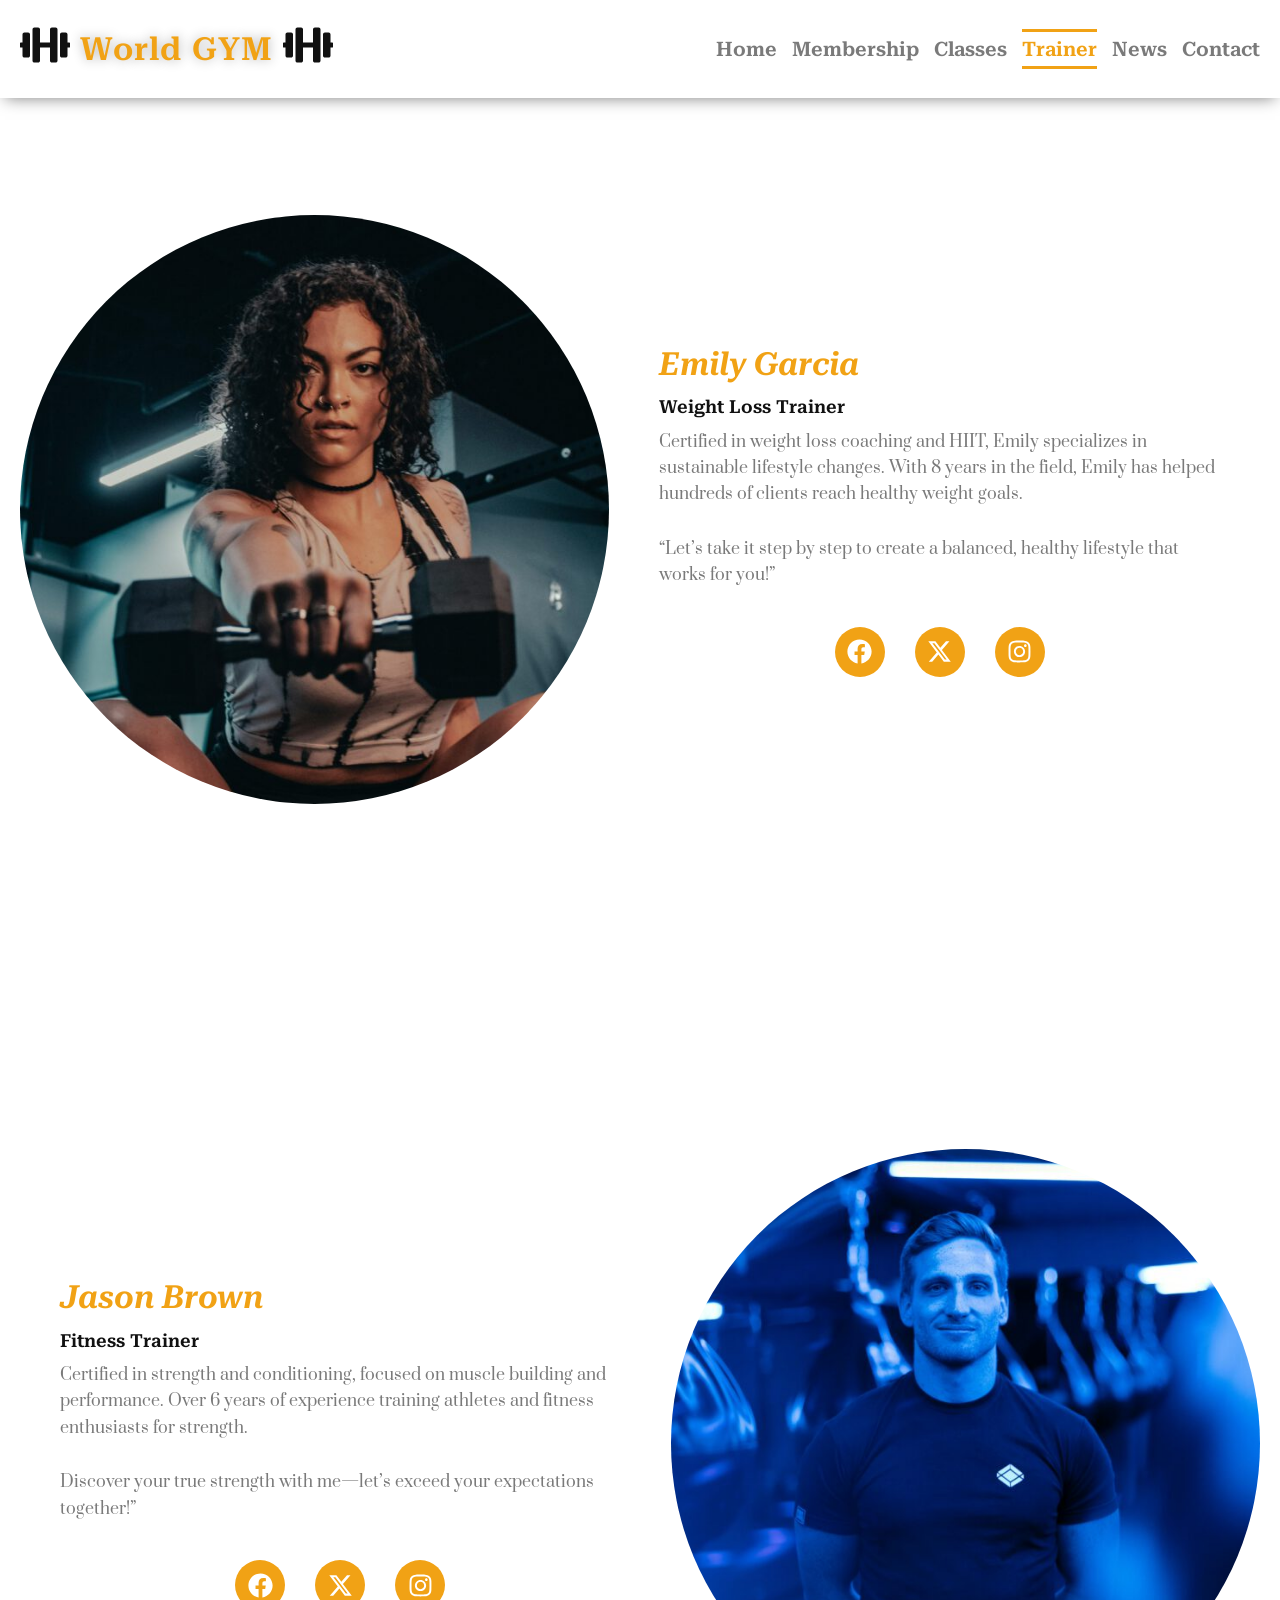
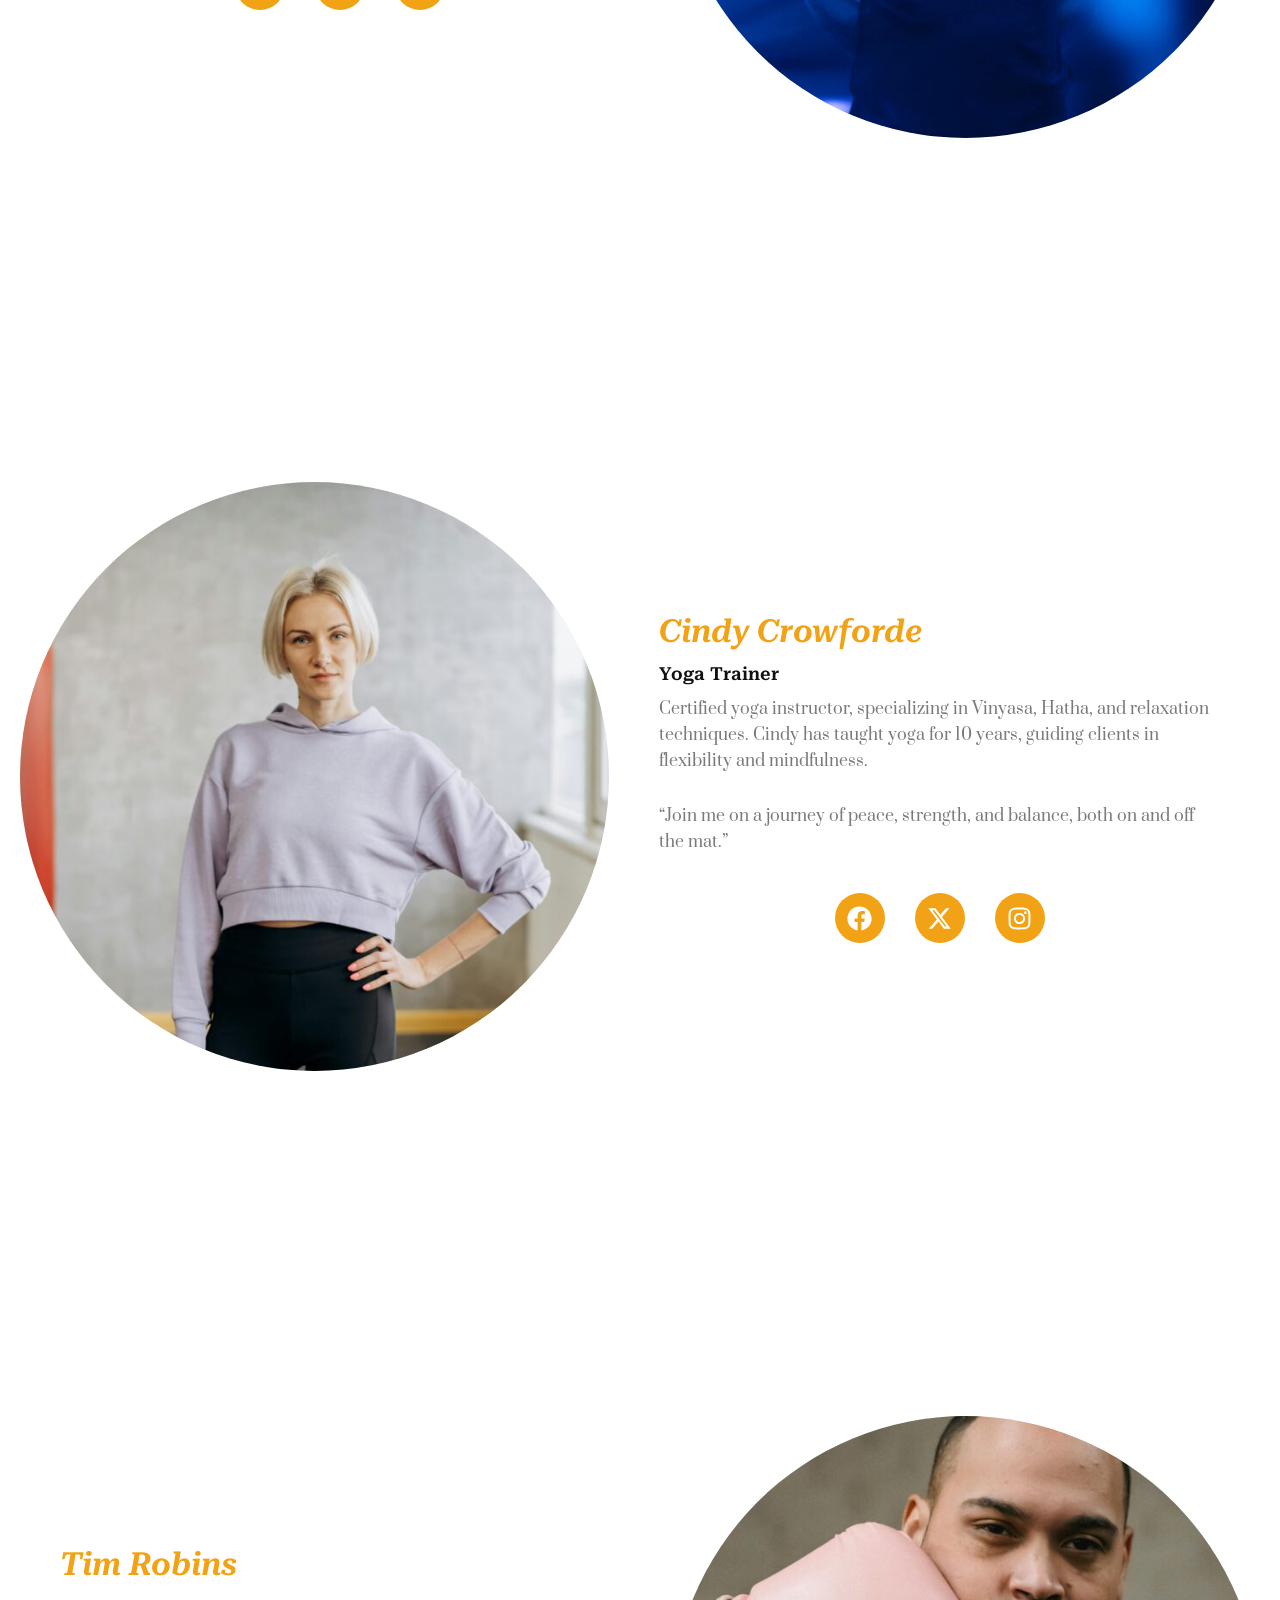
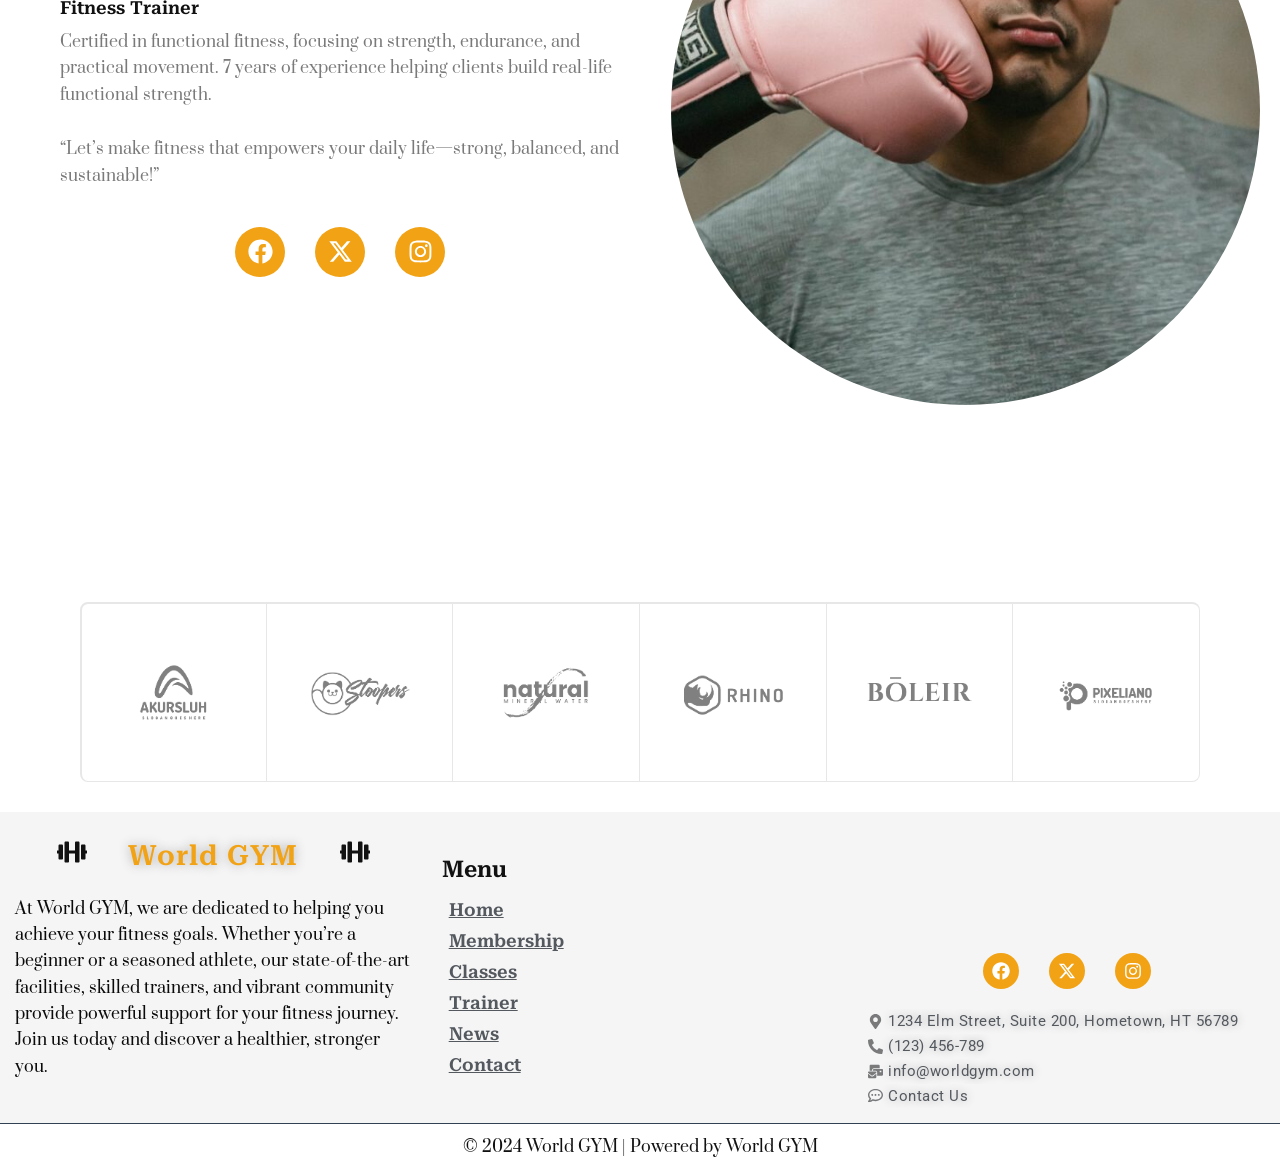
<file: awesome-trainer/index.html>
<!DOCTYPE html>
<html lang="ja">
<head>
	<meta charset="UTF-8">
	<meta name="viewport" content="width=device-width, initial-scale=1">
	<link rel="profile" href="http://gmpg.org/xfn/11">
	<link rel="pingback" href="/xmlrpc.php">
	
<title>Awesome Trainer | World GYM</title>
<meta name="robots" content="max-image-preview:large">
<link rel="alternate" type="application/rss+xml" title="World GYM &raquo; フィード" href="/feed/">
<link rel="alternate" type="application/rss+xml" title="World GYM &raquo; コメントフィード" href="/comments/feed/">
<meta name="description" content="  Emily Garcia   Weight Loss TrainerCertified in weight loss coaching and HIIT, Emily specializes in sustainable lifestyle changes. With 8 years in the field, Emily has helped hundreds of clients reach healthy weight goals.“Le">
<script>
window._wpemojiSettings = {"baseUrl":"https:\/\/s.w.org\/images\/core\/emoji\/15.0.3\/72x72\/","ext":".png","svgUrl":"https:\/\/s.w.org\/images\/core\/emoji\/15.0.3\/svg\/","svgExt":".svg","source":{"concatemoji":"\/wp-includes\/js\/wp-emoji-release.min.js?ver=6.6.2"}};
/*! This file is auto-generated */
!function(i,n){var o,s,e;function c(e){try{var t={supportTests:e,timestamp:(new Date).valueOf()};sessionStorage.setItem(o,JSON.stringify(t))}catch(e){}}function p(e,t,n){e.clearRect(0,0,e.canvas.width,e.canvas.height),e.fillText(t,0,0);var t=new Uint32Array(e.getImageData(0,0,e.canvas.width,e.canvas.height).data),r=(e.clearRect(0,0,e.canvas.width,e.canvas.height),e.fillText(n,0,0),new Uint32Array(e.getImageData(0,0,e.canvas.width,e.canvas.height).data));return t.every(function(e,t){return e===r[t]})}function u(e,t,n){switch(t){case"flag":return n(e,"🏳️‍⚧️","🏳️​⚧️")?!1:!n(e,"🇺🇳","🇺​🇳")&&!n(e,"🏴󠁧󠁢󠁥󠁮󠁧󠁿","🏴​󠁧​󠁢​󠁥​󠁮​󠁧​󠁿");case"emoji":return!n(e,"🐦‍⬛","🐦​⬛")}return!1}function f(e,t,n){var r="undefined"!=typeof WorkerGlobalScope&&self instanceof WorkerGlobalScope?new OffscreenCanvas(300,150):i.createElement("canvas"),a=r.getContext("2d",{willReadFrequently:!0}),o=(a.textBaseline="top",a.font="600 32px Arial",{});return e.forEach(function(e){o[e]=t(a,e,n)}),o}function t(e){var t=i.createElement("script");t.src=e,t.defer=!0,i.head.appendChild(t)}"undefined"!=typeof Promise&&(o="wpEmojiSettingsSupports",s=["flag","emoji"],n.supports={everything:!0,everythingExceptFlag:!0},e=new Promise(function(e){i.addEventListener("DOMContentLoaded",e,{once:!0})}),new Promise(function(t){var n=function(){try{var e=JSON.parse(sessionStorage.getItem(o));if("object"==typeof e&&"number"==typeof e.timestamp&&(new Date).valueOf()<e.timestamp+604800&&"object"==typeof e.supportTests)return e.supportTests}catch(e){}return null}();if(!n){if("undefined"!=typeof Worker&&"undefined"!=typeof OffscreenCanvas&&"undefined"!=typeof URL&&URL.createObjectURL&&"undefined"!=typeof Blob)try{var e="postMessage("+f.toString()+"("+[JSON.stringify(s),u.toString(),p.toString()].join(",")+"));",r=new Blob([e],{type:"text/javascript"}),a=new Worker(URL.createObjectURL(r),{name:"wpTestEmojiSupports"});return void(a.onmessage=function(e){c(n=e.data),a.terminate(),t(n)})}catch(e){}c(n=f(s,u,p))}t(n)}).then(function(e){for(var t in e)n.supports[t]=e[t],n.supports.everything=n.supports.everything&&n.supports[t],"flag"!==t&&(n.supports.everythingExceptFlag=n.supports.everythingExceptFlag&&n.supports[t]);n.supports.everythingExceptFlag=n.supports.everythingExceptFlag&&!n.supports.flag,n.DOMReady=!1,n.readyCallback=function(){n.DOMReady=!0}}).then(function(){return e}).then(function(){var e;n.supports.everything||(n.readyCallback(),(e=n.source||{}).concatemoji?t(e.concatemoji):e.wpemoji&&e.twemoji&&(t(e.twemoji),t(e.wpemoji)))}))}((window,document),window._wpemojiSettings);
</script>
<link rel="stylesheet" id="astra-theme-css-css" href="/wp-content/themes/Astra/assets/css/minified/main.min.css?ver=4.8.3" media="all">
<style id="astra-theme-css-inline-css">:root{--ast-post-nav-space:0;--ast-container-default-xlg-padding:2.5em;--ast-container-default-lg-padding:2.5em;--ast-container-default-slg-padding:2em;--ast-container-default-md-padding:2.5em;--ast-container-default-sm-padding:2.5em;--ast-container-default-xs-padding:2.4em;--ast-container-default-xxs-padding:1.8em;--ast-code-block-background:#ECEFF3;--ast-comment-inputs-background:#F9FAFB;--ast-normal-container-width:1200px;--ast-narrow-container-width:750px;--ast-blog-title-font-weight:600;--ast-blog-meta-weight:600;}html{font-size:100%;}a{color:var(--ast-global-color-0);}a:hover,a:focus{color:var(--ast-global-color-1);}body,button,input,select,textarea,.ast-button,.ast-custom-button{font-family:-apple-system,BlinkMacSystemFont,Segoe UI,Roboto,Oxygen-Sans,Ubuntu,Cantarell,Helvetica Neue,sans-serif;font-weight:400;font-size:16px;font-size:1rem;line-height:var(--ast-body-line-height,1.65);}blockquote{color:var(--ast-global-color-3);}h1,.entry-content h1,h2,.entry-content h2,h3,.entry-content h3,h4,.entry-content h4,h5,.entry-content h5,h6,.entry-content h6,.site-title,.site-title a{font-weight:600;}.site-title{font-size:26px;font-size:1.625rem;display:block;}.site-header .site-description{font-size:15px;font-size:0.9375rem;display:none;}.entry-title{font-size:20px;font-size:1.25rem;}.ast-blog-single-element.ast-taxonomy-container a{font-size:14px;font-size:0.875rem;}.ast-blog-meta-container{font-size:13px;font-size:0.8125rem;}.archive .ast-article-post .ast-article-inner,.blog .ast-article-post .ast-article-inner,.archive .ast-article-post .ast-article-inner:hover,.blog .ast-article-post .ast-article-inner:hover{border-top-left-radius:6px;border-top-right-radius:6px;border-bottom-right-radius:6px;border-bottom-left-radius:6px;overflow:hidden;}h1,.entry-content h1{font-size:36px;font-size:2.25rem;font-weight:600;line-height:1.4em;}h2,.entry-content h2{font-size:30px;font-size:1.875rem;font-weight:600;line-height:1.3em;}h3,.entry-content h3{font-size:24px;font-size:1.5rem;font-weight:600;line-height:1.3em;}h4,.entry-content h4{font-size:20px;font-size:1.25rem;line-height:1.2em;font-weight:600;}h5,.entry-content h5{font-size:18px;font-size:1.125rem;line-height:1.2em;font-weight:600;}h6,.entry-content h6{font-size:16px;font-size:1rem;line-height:1.25em;font-weight:600;}::selection{background-color:var(--ast-global-color-0);color:#ffffff;}body,h1,.entry-title a,.entry-content h1,h2,.entry-content h2,h3,.entry-content h3,h4,.entry-content h4,h5,.entry-content h5,h6,.entry-content h6{color:var(--ast-global-color-3);}.tagcloud a:hover,.tagcloud a:focus,.tagcloud a.current-item{color:#ffffff;border-color:var(--ast-global-color-0);background-color:var(--ast-global-color-0);}input:focus,input[type="text"]:focus,input[type="email"]:focus,input[type="url"]:focus,input[type="password"]:focus,input[type="reset"]:focus,input[type="search"]:focus,textarea:focus{border-color:var(--ast-global-color-0);}input[type="radio"]:checked,input[type=reset],input[type="checkbox"]:checked,input[type="checkbox"]:hover:checked,input[type="checkbox"]:focus:checked,input[type=range]::-webkit-slider-thumb{border-color:var(--ast-global-color-0);background-color:var(--ast-global-color-0);box-shadow:none;}.site-footer a:hover + .post-count,.site-footer a:focus + .post-count{background:var(--ast-global-color-0);border-color:var(--ast-global-color-0);}.single .nav-links .nav-previous,.single .nav-links .nav-next{color:var(--ast-global-color-0);}.entry-meta,.entry-meta *{line-height:1.45;color:var(--ast-global-color-0);font-weight:600;}.entry-meta a:not(.ast-button):hover,.entry-meta a:not(.ast-button):hover *,.entry-meta a:not(.ast-button):focus,.entry-meta a:not(.ast-button):focus *,.page-links > .page-link,.page-links .page-link:hover,.post-navigation a:hover{color:var(--ast-global-color-1);}#cat option,.secondary .calendar_wrap thead a,.secondary .calendar_wrap thead a:visited{color:var(--ast-global-color-0);}.secondary .calendar_wrap #today,.ast-progress-val span{background:var(--ast-global-color-0);}.secondary a:hover + .post-count,.secondary a:focus + .post-count{background:var(--ast-global-color-0);border-color:var(--ast-global-color-0);}.calendar_wrap #today > a{color:#ffffff;}.page-links .page-link,.single .post-navigation a{color:var(--ast-global-color-3);}.ast-search-menu-icon .search-form button.search-submit{padding:0 4px;}.ast-search-menu-icon form.search-form{padding-right:0;}.ast-search-menu-icon.slide-search input.search-field{width:0;}.ast-header-search .ast-search-menu-icon.ast-dropdown-active .search-form,.ast-header-search .ast-search-menu-icon.ast-dropdown-active .search-field:focus{transition:all 0.2s;}.search-form input.search-field:focus{outline:none;}.ast-search-menu-icon .search-form button.search-submit:focus,.ast-theme-transparent-header .ast-header-search .ast-dropdown-active .ast-icon,.ast-theme-transparent-header .ast-inline-search .search-field:focus .ast-icon{color:var(--ast-global-color-1);}.ast-header-search .slide-search .search-form{border:2px solid var(--ast-global-color-0);}.ast-header-search .slide-search .search-field{background-color:#fff;}.ast-archive-title{color:var(--ast-global-color-2);}.widget-title{font-size:22px;font-size:1.375rem;color:var(--ast-global-color-2);}.ast-single-post .entry-content a,.ast-comment-content a:not(.ast-comment-edit-reply-wrap a){text-decoration:underline;}.ast-single-post .elementor-button-wrapper .elementor-button,.ast-single-post .entry-content .uagb-tab a,.ast-single-post .entry-content .uagb-ifb-cta a,.ast-single-post .entry-content .uabb-module-content a,.ast-single-post .entry-content .uagb-post-grid a,.ast-single-post .entry-content .uagb-timeline a,.ast-single-post .entry-content .uagb-toc__wrap a,.ast-single-post .entry-content .uagb-taxomony-box a,.ast-single-post .entry-content .woocommerce a,.entry-content .wp-block-latest-posts > li > a,.ast-single-post .entry-content .wp-block-file__button,li.ast-post-filter-single,.ast-single-post .ast-comment-content .comment-reply-link,.ast-single-post .ast-comment-content .comment-edit-link{text-decoration:none;}.ast-search-menu-icon.slide-search a:focus-visible:focus-visible,.astra-search-icon:focus-visible,#close:focus-visible,a:focus-visible,.ast-menu-toggle:focus-visible,.site .skip-link:focus-visible,.wp-block-loginout input:focus-visible,.wp-block-search.wp-block-search__button-inside .wp-block-search__inside-wrapper,.ast-header-navigation-arrow:focus-visible,.woocommerce .wc-proceed-to-checkout > .checkout-button:focus-visible,.woocommerce .woocommerce-MyAccount-navigation ul li a:focus-visible,.ast-orders-table__row .ast-orders-table__cell:focus-visible,.woocommerce .woocommerce-order-details .order-again > .button:focus-visible,.woocommerce .woocommerce-message a.button.wc-forward:focus-visible,.woocommerce #minus_qty:focus-visible,.woocommerce #plus_qty:focus-visible,a#ast-apply-coupon:focus-visible,.woocommerce .woocommerce-info a:focus-visible,.woocommerce .astra-shop-summary-wrap a:focus-visible,.woocommerce a.wc-forward:focus-visible,#ast-apply-coupon:focus-visible,.woocommerce-js .woocommerce-mini-cart-item a.remove:focus-visible,#close:focus-visible,.button.search-submit:focus-visible,#search_submit:focus,.normal-search:focus-visible,.ast-header-account-wrap:focus-visible,.woocommerce .ast-on-card-button.ast-quick-view-trigger:focus{outline-style:dotted;outline-color:inherit;outline-width:thin;}input:focus,input[type="text"]:focus,input[type="email"]:focus,input[type="url"]:focus,input[type="password"]:focus,input[type="reset"]:focus,input[type="search"]:focus,input[type="number"]:focus,textarea:focus,.wp-block-search__input:focus,[data-section="section-header-mobile-trigger"] .ast-button-wrap .ast-mobile-menu-trigger-minimal:focus,.ast-mobile-popup-drawer.active .menu-toggle-close:focus,.woocommerce-ordering select.orderby:focus,#ast-scroll-top:focus,#coupon_code:focus,.woocommerce-page #comment:focus,.woocommerce #reviews #respond input#submit:focus,.woocommerce a.add_to_cart_button:focus,.woocommerce .button.single_add_to_cart_button:focus,.woocommerce .woocommerce-cart-form button:focus,.woocommerce .woocommerce-cart-form__cart-item .quantity .qty:focus,.woocommerce .woocommerce-billing-fields .woocommerce-billing-fields__field-wrapper .woocommerce-input-wrapper > .input-text:focus,.woocommerce #order_comments:focus,.woocommerce #place_order:focus,.woocommerce .woocommerce-address-fields .woocommerce-address-fields__field-wrapper .woocommerce-input-wrapper > .input-text:focus,.woocommerce .woocommerce-MyAccount-content form button:focus,.woocommerce .woocommerce-MyAccount-content .woocommerce-EditAccountForm .woocommerce-form-row .woocommerce-Input.input-text:focus,.woocommerce .ast-woocommerce-container .woocommerce-pagination ul.page-numbers li a:focus,body #content .woocommerce form .form-row .select2-container--default .select2-selection--single:focus,#ast-coupon-code:focus,.woocommerce.woocommerce-js .quantity input[type=number]:focus,.woocommerce-js .woocommerce-mini-cart-item .quantity input[type=number]:focus,.woocommerce p#ast-coupon-trigger:focus{border-style:dotted;border-color:inherit;border-width:thin;}input{outline:none;}.ast-logo-title-inline .site-logo-img{padding-right:1em;}body .ast-oembed-container *{position:absolute;top:0;width:100%;height:100%;left:0;}body .wp-block-embed-pocket-casts .ast-oembed-container *{position:unset;}.ast-single-post-featured-section + article {margin-top: 2em;}.site-content .ast-single-post-featured-section img {width: 100%;overflow: hidden;object-fit: cover;}.ast-separate-container .site-content .ast-single-post-featured-section + article {margin-top: -80px;z-index: 9;position: relative;border-radius: 4px;}@media (min-width: 922px) {.ast-no-sidebar .site-content .ast-article-image-container--wide {margin-left: -120px;margin-right: -120px;max-width: unset;width: unset;}.ast-left-sidebar .site-content .ast-article-image-container--wide,.ast-right-sidebar .site-content .ast-article-image-container--wide {margin-left: -10px;margin-right: -10px;}.site-content .ast-article-image-container--full {margin-left: calc( -50vw + 50%);margin-right: calc( -50vw + 50%);max-width: 100vw;width: 100vw;}.ast-left-sidebar .site-content .ast-article-image-container--full,.ast-right-sidebar .site-content .ast-article-image-container--full {margin-left: -10px;margin-right: -10px;max-width: inherit;width: auto;}}.site > .ast-single-related-posts-container {margin-top: 0;}@media (min-width: 922px) {.ast-desktop .ast-container--narrow {max-width: var(--ast-narrow-container-width);margin: 0 auto;}}.ast-page-builder-template .hentry {margin: 0;}.ast-page-builder-template .site-content > .ast-container {max-width: 100%;padding: 0;}.ast-page-builder-template .site .site-content #primary {padding: 0;margin: 0;}.ast-page-builder-template .no-results {text-align: center;margin: 4em auto;}.ast-page-builder-template .ast-pagination {padding: 2em;}.ast-page-builder-template .entry-header.ast-no-title.ast-no-thumbnail {margin-top: 0;}.ast-page-builder-template .entry-header.ast-header-without-markup {margin-top: 0;margin-bottom: 0;}.ast-page-builder-template .entry-header.ast-no-title.ast-no-meta {margin-bottom: 0;}.ast-page-builder-template.single .post-navigation {padding-bottom: 2em;}.ast-page-builder-template.single-post .site-content > .ast-container {max-width: 100%;}.ast-page-builder-template .entry-header {margin-top: 2em;margin-left: auto;margin-right: auto;}.ast-page-builder-template .ast-archive-description {margin: 2em auto 0;padding-left: 20px;padding-right: 20px;}.ast-page-builder-template .ast-row {margin-left: 0;margin-right: 0;}.single.ast-page-builder-template .entry-header + .entry-content,.single.ast-page-builder-template .ast-single-entry-banner + .site-content article .entry-content {margin-bottom: 2em;}@media(min-width: 921px) {.ast-page-builder-template.archive.ast-right-sidebar .ast-row article,.ast-page-builder-template.archive.ast-left-sidebar .ast-row article {padding-left: 0;padding-right: 0;}}input[type="text"],input[type="number"],input[type="email"],input[type="url"],input[type="password"],input[type="search"],input[type=reset],input[type=tel],input[type=date],select,textarea{font-size:16px;font-style:normal;font-weight:400;line-height:24px;width:100%;padding:12px 16px;border-radius:4px;box-shadow:0px 1px 2px 0px rgba(0,0,0,0.05);color:var(--ast-form-input-text,#475569);}input[type="text"],input[type="number"],input[type="email"],input[type="url"],input[type="password"],input[type="search"],input[type=reset],input[type=tel],input[type=date],select{height:40px;}input[type="date"]{border-width:1px;border-style:solid;border-color:var(--ast-border-color);}input[type="text"]:focus,input[type="number"]:focus,input[type="email"]:focus,input[type="url"]:focus,input[type="password"]:focus,input[type="search"]:focus,input[type=reset]:focus,input[type="tel"]:focus,input[type="date"]:focus,select:focus,textarea:focus{border-color:#046BD2;box-shadow:none;outline:none;color:var(--ast-form-input-focus-text,#475569);}label,legend{color:#111827;font-size:14px;font-style:normal;font-weight:500;line-height:20px;}select{padding:6px 10px;}fieldset{padding:30px;border-radius:4px;}button,.ast-button,.button,input[type="button"],input[type="reset"],input[type="submit"]{border-radius:4px;box-shadow:0px 1px 2px 0px rgba(0,0,0,0.05);}:root{--ast-comment-inputs-background:#FFF;}::placeholder{color:var(--ast-form-field-color,#9CA3AF);}::-ms-input-placeholder{color:var(--ast-form-field-color,#9CA3AF);}@media (max-width:921.9px){#ast-desktop-header{display:none;}}@media (min-width:922px){#ast-mobile-header{display:none;}}.wp-block-buttons.aligncenter{justify-content:center;}@media (max-width:921px){.ast-theme-transparent-header #primary,.ast-theme-transparent-header #secondary{padding:0;}}@media (max-width:921px){.ast-plain-container.ast-no-sidebar #primary{padding:0;}}.ast-plain-container.ast-no-sidebar #primary{margin-top:0;margin-bottom:0;}.wp-block-button.is-style-outline .wp-block-button__link{border-color:var(--ast-global-color-0);}div.wp-block-button.is-style-outline > .wp-block-button__link:not(.has-text-color),div.wp-block-button.wp-block-button__link.is-style-outline:not(.has-text-color){color:var(--ast-global-color-0);}.wp-block-button.is-style-outline .wp-block-button__link:hover,.wp-block-buttons .wp-block-button.is-style-outline .wp-block-button__link:focus,.wp-block-buttons .wp-block-button.is-style-outline > .wp-block-button__link:not(.has-text-color):hover,.wp-block-buttons .wp-block-button.wp-block-button__link.is-style-outline:not(.has-text-color):hover{color:#ffffff;background-color:var(--ast-global-color-1);border-color:var(--ast-global-color-1);}.post-page-numbers.current .page-link,.ast-pagination .page-numbers.current{color:#ffffff;border-color:var(--ast-global-color-0);background-color:var(--ast-global-color-0);}.wp-block-buttons .wp-block-button.is-style-outline .wp-block-button__link.wp-element-button,.ast-outline-button,.wp-block-uagb-buttons-child .uagb-buttons-repeater.ast-outline-button{border-color:var(--ast-global-color-0);border-top-width:2px;border-right-width:2px;border-bottom-width:2px;border-left-width:2px;font-family:inherit;font-weight:500;font-size:16px;font-size:1rem;line-height:1em;padding-top:13px;padding-right:30px;padding-bottom:13px;padding-left:30px;}.wp-block-buttons .wp-block-button.is-style-outline > .wp-block-button__link:not(.has-text-color),.wp-block-buttons .wp-block-button.wp-block-button__link.is-style-outline:not(.has-text-color),.ast-outline-button{color:var(--ast-global-color-0);}.wp-block-button.is-style-outline .wp-block-button__link:hover,.wp-block-buttons .wp-block-button.is-style-outline .wp-block-button__link:focus,.wp-block-buttons .wp-block-button.is-style-outline > .wp-block-button__link:not(.has-text-color):hover,.wp-block-buttons .wp-block-button.wp-block-button__link.is-style-outline:not(.has-text-color):hover,.ast-outline-button:hover,.ast-outline-button:focus,.wp-block-uagb-buttons-child .uagb-buttons-repeater.ast-outline-button:hover,.wp-block-uagb-buttons-child .uagb-buttons-repeater.ast-outline-button:focus{color:#ffffff;background-color:var(--ast-global-color-1);border-color:var(--ast-global-color-1);}.ast-single-post .entry-content a.ast-outline-button,.ast-single-post .entry-content .is-style-outline>.wp-block-button__link{text-decoration:none;}.wp-block-button .wp-block-button__link.wp-element-button.is-style-outline:not(.has-background),.wp-block-button.is-style-outline>.wp-block-button__link.wp-element-button:not(.has-background),.ast-outline-button{background-color:transparent;}.uagb-buttons-repeater.ast-outline-button{border-radius:9999px;}@media (max-width:921px){.wp-block-buttons .wp-block-button.is-style-outline .wp-block-button__link.wp-element-button,.ast-outline-button,.wp-block-uagb-buttons-child .uagb-buttons-repeater.ast-outline-button{padding-top:12px;padding-right:28px;padding-bottom:12px;padding-left:28px;}}@media (max-width:544px){.wp-block-buttons .wp-block-button.is-style-outline .wp-block-button__link.wp-element-button,.ast-outline-button,.wp-block-uagb-buttons-child .uagb-buttons-repeater.ast-outline-button{padding-top:10px;padding-right:24px;padding-bottom:10px;padding-left:24px;}}.entry-content[data-ast-blocks-layout] > figure{margin-bottom:1em;}h1.widget-title{font-weight:600;}h2.widget-title{font-weight:600;}h3.widget-title{font-weight:600;}#page{display:flex;flex-direction:column;min-height:100vh;}.ast-404-layout-1 h1.page-title{color:var(--ast-global-color-2);}.single .post-navigation a{line-height:1em;height:inherit;}.error-404 .page-sub-title{font-size:1.5rem;font-weight:inherit;}.search .site-content .content-area .search-form{margin-bottom:0;}#page .site-content{flex-grow:1;}.widget{margin-bottom:1.25em;}#secondary li{line-height:1.5em;}#secondary .wp-block-group h2{margin-bottom:0.7em;}#secondary h2{font-size:1.7rem;}.ast-separate-container .ast-article-post,.ast-separate-container .ast-article-single,.ast-separate-container .comment-respond{padding:3em;}.ast-separate-container .ast-article-single .ast-article-single{padding:0;}.ast-article-single .wp-block-post-template-is-layout-grid{padding-left:0;}.ast-separate-container .comments-title,.ast-narrow-container .comments-title{padding:1.5em 2em;}.ast-page-builder-template .comment-form-textarea,.ast-comment-formwrap .ast-grid-common-col{padding:0;}.ast-comment-formwrap{padding:0;display:inline-flex;column-gap:20px;width:100%;margin-left:0;margin-right:0;}.comments-area textarea#comment:focus,.comments-area textarea#comment:active,.comments-area .ast-comment-formwrap input[type="text"]:focus,.comments-area .ast-comment-formwrap input[type="text"]:active {box-shadow:none;outline:none;}.archive.ast-page-builder-template .entry-header{margin-top:2em;}.ast-page-builder-template .ast-comment-formwrap{width:100%;}.entry-title{margin-bottom:0.6em;}.ast-archive-description p{font-size:inherit;font-weight:inherit;line-height:inherit;}.ast-separate-container .ast-comment-list li.depth-1,.hentry{margin-bottom:1.5em;}.site-content section.ast-archive-description{margin-bottom:2em;}@media (min-width:921px){.ast-left-sidebar.ast-page-builder-template #secondary,.archive.ast-right-sidebar.ast-page-builder-template .site-main{padding-left:20px;padding-right:20px;}}@media (max-width:544px){.ast-comment-formwrap.ast-row{column-gap:10px;display:inline-block;}#ast-commentform .ast-grid-common-col{position:relative;width:100%;}}@media (min-width:1201px){.ast-separate-container .ast-article-post,.ast-separate-container .ast-article-single,.ast-separate-container .ast-author-box,.ast-separate-container .ast-404-layout-1,.ast-separate-container .no-results{padding:3em;}}@media (max-width:921px){.ast-separate-container #primary,.ast-separate-container #secondary{padding:1.5em 0;}#primary,#secondary{padding:1.5em 0;margin:0;}.ast-left-sidebar #content > .ast-container{display:flex;flex-direction:column-reverse;width:100%;}}@media (min-width:922px){.ast-separate-container.ast-right-sidebar #primary,.ast-separate-container.ast-left-sidebar #primary{border:0;}.search-no-results.ast-separate-container #primary{margin-bottom:4em;}}.wp-block-button .wp-block-button__link{color:#ffffff;}.wp-block-button .wp-block-button__link:hover,.wp-block-button .wp-block-button__link:focus{color:#ffffff;background-color:var(--ast-global-color-1);border-color:var(--ast-global-color-1);}.elementor-widget-heading h1.elementor-heading-title{line-height:1.4em;}.elementor-widget-heading h2.elementor-heading-title{line-height:1.3em;}.elementor-widget-heading h3.elementor-heading-title{line-height:1.3em;}.elementor-widget-heading h4.elementor-heading-title{line-height:1.2em;}.elementor-widget-heading h5.elementor-heading-title{line-height:1.2em;}.elementor-widget-heading h6.elementor-heading-title{line-height:1.25em;}.wp-block-button .wp-block-button__link,.wp-block-search .wp-block-search__button,body .wp-block-file .wp-block-file__button{border-color:var(--ast-global-color-0);background-color:var(--ast-global-color-0);color:#ffffff;font-family:inherit;font-weight:500;line-height:1em;font-size:16px;font-size:1rem;padding-top:15px;padding-right:30px;padding-bottom:15px;padding-left:30px;}.ast-single-post .entry-content .wp-block-button .wp-block-button__link,.ast-single-post .entry-content .wp-block-search .wp-block-search__button,body .entry-content .wp-block-file .wp-block-file__button{text-decoration:none;}@media (max-width:921px){.wp-block-button .wp-block-button__link,.wp-block-search .wp-block-search__button,body .wp-block-file .wp-block-file__button{padding-top:14px;padding-right:28px;padding-bottom:14px;padding-left:28px;}}@media (max-width:544px){.wp-block-button .wp-block-button__link,.wp-block-search .wp-block-search__button,body .wp-block-file .wp-block-file__button{padding-top:12px;padding-right:24px;padding-bottom:12px;padding-left:24px;}}.menu-toggle,button,.ast-button,.ast-custom-button,.button,input#submit,input[type="button"],input[type="submit"],input[type="reset"],#comments .submit,.search .search-submit,form[CLASS*="wp-block-search__"].wp-block-search .wp-block-search__inside-wrapper .wp-block-search__button,body .wp-block-file .wp-block-file__button,.search .search-submit,.woocommerce-js a.button,.woocommerce button.button,.woocommerce .woocommerce-message a.button,.woocommerce #respond input#submit.alt,.woocommerce input.button.alt,.woocommerce input.button,.woocommerce input.button:disabled,.woocommerce input.button:disabled[disabled],.woocommerce input.button:disabled:hover,.woocommerce input.button:disabled[disabled]:hover,.woocommerce #respond input#submit,.woocommerce button.button.alt.disabled,.wc-block-grid__products .wc-block-grid__product .wp-block-button__link,.wc-block-grid__product-onsale,[CLASS*="wc-block"] button,.woocommerce-js .astra-cart-drawer .astra-cart-drawer-content .woocommerce-mini-cart__buttons .button:not(.checkout):not(.ast-continue-shopping),.woocommerce-js .astra-cart-drawer .astra-cart-drawer-content .woocommerce-mini-cart__buttons a.checkout,.woocommerce button.button.alt.disabled.wc-variation-selection-needed,[CLASS*="wc-block"] .wc-block-components-button{border-style:solid;border-top-width:0;border-right-width:0;border-left-width:0;border-bottom-width:0;color:#ffffff;border-color:var(--ast-global-color-0);background-color:var(--ast-global-color-0);padding-top:15px;padding-right:30px;padding-bottom:15px;padding-left:30px;font-family:inherit;font-weight:500;font-size:16px;font-size:1rem;line-height:1em;}button:focus,.menu-toggle:hover,button:hover,.ast-button:hover,.ast-custom-button:hover .button:hover,.ast-custom-button:hover ,input[type=reset]:hover,input[type=reset]:focus,input#submit:hover,input#submit:focus,input[type="button"]:hover,input[type="button"]:focus,input[type="submit"]:hover,input[type="submit"]:focus,form[CLASS*="wp-block-search__"].wp-block-search .wp-block-search__inside-wrapper .wp-block-search__button:hover,form[CLASS*="wp-block-search__"].wp-block-search .wp-block-search__inside-wrapper .wp-block-search__button:focus,body .wp-block-file .wp-block-file__button:hover,body .wp-block-file .wp-block-file__button:focus,.woocommerce-js a.button:hover,.woocommerce button.button:hover,.woocommerce .woocommerce-message a.button:hover,.woocommerce #respond input#submit:hover,.woocommerce #respond input#submit.alt:hover,.woocommerce input.button.alt:hover,.woocommerce input.button:hover,.woocommerce button.button.alt.disabled:hover,.wc-block-grid__products .wc-block-grid__product .wp-block-button__link:hover,[CLASS*="wc-block"] button:hover,.woocommerce-js .astra-cart-drawer .astra-cart-drawer-content .woocommerce-mini-cart__buttons .button:not(.checkout):not(.ast-continue-shopping):hover,.woocommerce-js .astra-cart-drawer .astra-cart-drawer-content .woocommerce-mini-cart__buttons a.checkout:hover,.woocommerce button.button.alt.disabled.wc-variation-selection-needed:hover,[CLASS*="wc-block"] .wc-block-components-button:hover,[CLASS*="wc-block"] .wc-block-components-button:focus{color:#ffffff;background-color:var(--ast-global-color-1);border-color:var(--ast-global-color-1);}form[CLASS*="wp-block-search__"].wp-block-search .wp-block-search__inside-wrapper .wp-block-search__button.has-icon{padding-top:calc(15px - 3px);padding-right:calc(30px - 3px);padding-bottom:calc(15px - 3px);padding-left:calc(30px - 3px);}@media (max-width:921px){.menu-toggle,button,.ast-button,.ast-custom-button,.button,input#submit,input[type="button"],input[type="submit"],input[type="reset"],#comments .submit,.search .search-submit,form[CLASS*="wp-block-search__"].wp-block-search .wp-block-search__inside-wrapper .wp-block-search__button,body .wp-block-file .wp-block-file__button,.search .search-submit,.woocommerce-js a.button,.woocommerce button.button,.woocommerce .woocommerce-message a.button,.woocommerce #respond input#submit.alt,.woocommerce input.button.alt,.woocommerce input.button,.woocommerce input.button:disabled,.woocommerce input.button:disabled[disabled],.woocommerce input.button:disabled:hover,.woocommerce input.button:disabled[disabled]:hover,.woocommerce #respond input#submit,.woocommerce button.button.alt.disabled,.wc-block-grid__products .wc-block-grid__product .wp-block-button__link,.wc-block-grid__product-onsale,[CLASS*="wc-block"] button,.woocommerce-js .astra-cart-drawer .astra-cart-drawer-content .woocommerce-mini-cart__buttons .button:not(.checkout):not(.ast-continue-shopping),.woocommerce-js .astra-cart-drawer .astra-cart-drawer-content .woocommerce-mini-cart__buttons a.checkout,.woocommerce button.button.alt.disabled.wc-variation-selection-needed,[CLASS*="wc-block"] .wc-block-components-button{padding-top:14px;padding-right:28px;padding-bottom:14px;padding-left:28px;}}@media (max-width:544px){.menu-toggle,button,.ast-button,.ast-custom-button,.button,input#submit,input[type="button"],input[type="submit"],input[type="reset"],#comments .submit,.search .search-submit,form[CLASS*="wp-block-search__"].wp-block-search .wp-block-search__inside-wrapper .wp-block-search__button,body .wp-block-file .wp-block-file__button,.search .search-submit,.woocommerce-js a.button,.woocommerce button.button,.woocommerce .woocommerce-message a.button,.woocommerce #respond input#submit.alt,.woocommerce input.button.alt,.woocommerce input.button,.woocommerce input.button:disabled,.woocommerce input.button:disabled[disabled],.woocommerce input.button:disabled:hover,.woocommerce input.button:disabled[disabled]:hover,.woocommerce #respond input#submit,.woocommerce button.button.alt.disabled,.wc-block-grid__products .wc-block-grid__product .wp-block-button__link,.wc-block-grid__product-onsale,[CLASS*="wc-block"] button,.woocommerce-js .astra-cart-drawer .astra-cart-drawer-content .woocommerce-mini-cart__buttons .button:not(.checkout):not(.ast-continue-shopping),.woocommerce-js .astra-cart-drawer .astra-cart-drawer-content .woocommerce-mini-cart__buttons a.checkout,.woocommerce button.button.alt.disabled.wc-variation-selection-needed,[CLASS*="wc-block"] .wc-block-components-button{padding-top:12px;padding-right:24px;padding-bottom:12px;padding-left:24px;}}@media (max-width:921px){.ast-mobile-header-stack .main-header-bar .ast-search-menu-icon{display:inline-block;}.ast-header-break-point.ast-header-custom-item-outside .ast-mobile-header-stack .main-header-bar .ast-search-icon{margin:0;}.ast-comment-avatar-wrap img{max-width:2.5em;}.ast-comment-meta{padding:0 1.8888em 1.3333em;}}@media (min-width:544px){.ast-container{max-width:100%;}}@media (max-width:544px){.ast-separate-container .ast-article-post,.ast-separate-container .ast-article-single,.ast-separate-container .comments-title,.ast-separate-container .ast-archive-description{padding:1.5em 1em;}.ast-separate-container #content .ast-container{padding-left:0.54em;padding-right:0.54em;}.ast-separate-container .ast-comment-list .bypostauthor{padding:.5em;}.ast-search-menu-icon.ast-dropdown-active .search-field{width:170px;}} #ast-mobile-header .ast-site-header-cart-li a{pointer-events:none;}.ast-separate-container{background-color:var(--ast-global-color-4);}@media (max-width:921px){.site-title{display:block;}.site-header .site-description{display:none;}h1,.entry-content h1{font-size:30px;}h2,.entry-content h2{font-size:25px;}h3,.entry-content h3{font-size:20px;}}@media (max-width:544px){.site-title{display:block;}.site-header .site-description{display:none;}h1,.entry-content h1{font-size:30px;}h2,.entry-content h2{font-size:25px;}h3,.entry-content h3{font-size:20px;}}@media (max-width:921px){html{font-size:91.2%;}}@media (max-width:544px){html{font-size:91.2%;}}@media (min-width:922px){.ast-container{max-width:1240px;}}@media (min-width:922px){.site-content .ast-container{display:flex;}}@media (max-width:921px){.site-content .ast-container{flex-direction:column;}}.entry-content h1,.entry-content h2,.entry-content h3,.entry-content h4,.entry-content h5,.entry-content h6{clear:none;}@media (min-width:922px){.main-header-menu .sub-menu .menu-item.ast-left-align-sub-menu:hover > .sub-menu,.main-header-menu .sub-menu .menu-item.ast-left-align-sub-menu.focus > .sub-menu{margin-left:-0px;}}.entry-content li > p{margin-bottom:0;}.site .comments-area{padding-bottom:2em;margin-top:2em;}.wp-block-file {display: flex;align-items: center;flex-wrap: wrap;justify-content: space-between;}.wp-block-pullquote {border: none;}.wp-block-pullquote blockquote::before {content: "\201D";font-family: "Helvetica",sans-serif;display: flex;transform: rotate( 180deg );font-size: 6rem;font-style: normal;line-height: 1;font-weight: bold;align-items: center;justify-content: center;}.has-text-align-right > blockquote::before {justify-content: flex-start;}.has-text-align-left > blockquote::before {justify-content: flex-end;}figure.wp-block-pullquote.is-style-solid-color blockquote {max-width: 100%;text-align: inherit;}:root {--wp--custom--ast-default-block-top-padding: 3em;--wp--custom--ast-default-block-right-padding: 3em;--wp--custom--ast-default-block-bottom-padding: 3em;--wp--custom--ast-default-block-left-padding: 3em;--wp--custom--ast-container-width: 1200px;--wp--custom--ast-content-width-size: 1200px;--wp--custom--ast-wide-width-size: calc(1200px + var(--wp--custom--ast-default-block-left-padding) + var(--wp--custom--ast-default-block-right-padding));}.ast-narrow-container {--wp--custom--ast-content-width-size: 750px;--wp--custom--ast-wide-width-size: 750px;}@media(max-width: 921px) {:root {--wp--custom--ast-default-block-top-padding: 3em;--wp--custom--ast-default-block-right-padding: 2em;--wp--custom--ast-default-block-bottom-padding: 3em;--wp--custom--ast-default-block-left-padding: 2em;}}@media(max-width: 544px) {:root {--wp--custom--ast-default-block-top-padding: 3em;--wp--custom--ast-default-block-right-padding: 1.5em;--wp--custom--ast-default-block-bottom-padding: 3em;--wp--custom--ast-default-block-left-padding: 1.5em;}}.entry-content > .wp-block-group,.entry-content > .wp-block-cover,.entry-content > .wp-block-columns {padding-top: var(--wp--custom--ast-default-block-top-padding);padding-right: var(--wp--custom--ast-default-block-right-padding);padding-bottom: var(--wp--custom--ast-default-block-bottom-padding);padding-left: var(--wp--custom--ast-default-block-left-padding);}.ast-plain-container.ast-no-sidebar .entry-content > .alignfull,.ast-page-builder-template .ast-no-sidebar .entry-content > .alignfull {margin-left: calc( -50vw + 50%);margin-right: calc( -50vw + 50%);max-width: 100vw;width: 100vw;}.ast-plain-container.ast-no-sidebar .entry-content .alignfull .alignfull,.ast-page-builder-template.ast-no-sidebar .entry-content .alignfull .alignfull,.ast-plain-container.ast-no-sidebar .entry-content .alignfull .alignwide,.ast-page-builder-template.ast-no-sidebar .entry-content .alignfull .alignwide,.ast-plain-container.ast-no-sidebar .entry-content .alignwide .alignfull,.ast-page-builder-template.ast-no-sidebar .entry-content .alignwide .alignfull,.ast-plain-container.ast-no-sidebar .entry-content .alignwide .alignwide,.ast-page-builder-template.ast-no-sidebar .entry-content .alignwide .alignwide,.ast-plain-container.ast-no-sidebar .entry-content .wp-block-column .alignfull,.ast-page-builder-template.ast-no-sidebar .entry-content .wp-block-column .alignfull,.ast-plain-container.ast-no-sidebar .entry-content .wp-block-column .alignwide,.ast-page-builder-template.ast-no-sidebar .entry-content .wp-block-column .alignwide {margin-left: auto;margin-right: auto;width: 100%;}[data-ast-blocks-layout] .wp-block-separator:not(.is-style-dots) {height: 0;}[data-ast-blocks-layout] .wp-block-separator {margin: 20px auto;}[data-ast-blocks-layout] .wp-block-separator:not(.is-style-wide):not(.is-style-dots) {max-width: 100px;}[data-ast-blocks-layout] .wp-block-separator.has-background {padding: 0;}.entry-content[data-ast-blocks-layout] > * {max-width: var(--wp--custom--ast-content-width-size);margin-left: auto;margin-right: auto;}.entry-content[data-ast-blocks-layout] > .alignwide {max-width: var(--wp--custom--ast-wide-width-size);}.entry-content[data-ast-blocks-layout] .alignfull {max-width: none;}.ast-full-width-layout .entry-content[data-ast-blocks-layout] .is-layout-constrained.wp-block-cover-is-layout-constrained > *,.ast-full-width-layout .entry-content[data-ast-blocks-layout] .is-layout-constrained.wp-block-group-is-layout-constrained > * {max-width: var(--wp--custom--ast-content-width-size);margin-left: auto;margin-right: auto;}.entry-content .wp-block-columns {margin-bottom: 0;}blockquote {margin: 1.5em;border-color: rgba(0,0,0,0.05);}.wp-block-quote:not(.has-text-align-right):not(.has-text-align-center) {border-left: 5px solid rgba(0,0,0,0.05);}.has-text-align-right > blockquote,blockquote.has-text-align-right {border-right: 5px solid rgba(0,0,0,0.05);}.has-text-align-left > blockquote,blockquote.has-text-align-left {border-left: 5px solid rgba(0,0,0,0.05);}.wp-block-site-tagline,.wp-block-latest-posts .read-more {margin-top: 15px;}.wp-block-loginout p label {display: block;}.wp-block-loginout p:not(.login-remember):not(.login-submit) input {width: 100%;}.wp-block-loginout input:focus {border-color: transparent;}.wp-block-loginout input:focus {outline: thin dotted;}.entry-content .wp-block-media-text .wp-block-media-text__content {padding: 0 0 0 8%;}.entry-content .wp-block-media-text.has-media-on-the-right .wp-block-media-text__content {padding: 0 8% 0 0;}.entry-content .wp-block-media-text.has-background .wp-block-media-text__content {padding: 8%;}.entry-content .wp-block-cover:not([class*="background-color"]) .wp-block-cover__inner-container,.entry-content .wp-block-cover:not([class*="background-color"]) .wp-block-cover-image-text,.entry-content .wp-block-cover:not([class*="background-color"]) .wp-block-cover-text,.entry-content .wp-block-cover-image:not([class*="background-color"]) .wp-block-cover__inner-container,.entry-content .wp-block-cover-image:not([class*="background-color"]) .wp-block-cover-image-text,.entry-content .wp-block-cover-image:not([class*="background-color"]) .wp-block-cover-text {color: var(--ast-global-color-5);}.wp-block-loginout .login-remember input {width: 1.1rem;height: 1.1rem;margin: 0 5px 4px 0;vertical-align: middle;}.wp-block-latest-posts > li > *:first-child,.wp-block-latest-posts:not(.is-grid) > li:first-child {margin-top: 0;}.entry-content .wp-block-buttons,.entry-content .wp-block-uagb-buttons {margin-bottom: 1.5em;}.wp-block-search__inside-wrapper .wp-block-search__input {padding: 0 10px;color: var(--ast-global-color-3);background: var(--ast-global-color-5);border-color: var(--ast-border-color);}.wp-block-latest-posts .read-more {margin-bottom: 1.5em;}.wp-block-search__no-button .wp-block-search__inside-wrapper .wp-block-search__input {padding-top: 5px;padding-bottom: 5px;}.wp-block-latest-posts .wp-block-latest-posts__post-date,.wp-block-latest-posts .wp-block-latest-posts__post-author {font-size: 1rem;}.wp-block-latest-posts > li > *,.wp-block-latest-posts:not(.is-grid) > li {margin-top: 12px;margin-bottom: 12px;}.ast-page-builder-template .entry-content[data-ast-blocks-layout] > *,.ast-page-builder-template .entry-content[data-ast-blocks-layout] > .alignfull > * {max-width: none;}.ast-page-builder-template .entry-content[data-ast-blocks-layout] > .alignwide > * {max-width: var(--wp--custom--ast-wide-width-size);}.ast-page-builder-template .entry-content[data-ast-blocks-layout] > .inherit-container-width > *,.ast-page-builder-template .entry-content[data-ast-blocks-layout] > * > *,.entry-content[data-ast-blocks-layout] > .wp-block-cover .wp-block-cover__inner-container {max-width: none ;margin-left: auto;margin-right: auto;}.entry-content[data-ast-blocks-layout] .wp-block-cover:not(.alignleft):not(.alignright) {width: auto;}@media(max-width: 1200px) {.ast-separate-container .entry-content > .alignfull,.ast-separate-container .entry-content[data-ast-blocks-layout] > .alignwide,.ast-plain-container .entry-content[data-ast-blocks-layout] > .alignwide,.ast-plain-container .entry-content .alignfull {margin-left: calc(-1 * min(var(--ast-container-default-xlg-padding),20px)) ;margin-right: calc(-1 * min(var(--ast-container-default-xlg-padding),20px));}}@media(min-width: 1201px) {.ast-separate-container .entry-content > .alignfull {margin-left: calc(-1 * var(--ast-container-default-xlg-padding) );margin-right: calc(-1 * var(--ast-container-default-xlg-padding) );}.ast-separate-container .entry-content[data-ast-blocks-layout] > .alignwide,.ast-plain-container .entry-content[data-ast-blocks-layout] > .alignwide {margin-left: calc(-1 * var(--wp--custom--ast-default-block-left-padding) );margin-right: calc(-1 * var(--wp--custom--ast-default-block-right-padding) );}}@media(min-width: 921px) {.ast-separate-container .entry-content .wp-block-group.alignwide:not(.inherit-container-width) > :where(:not(.alignleft):not(.alignright)),.ast-plain-container .entry-content .wp-block-group.alignwide:not(.inherit-container-width) > :where(:not(.alignleft):not(.alignright)) {max-width: calc( var(--wp--custom--ast-content-width-size) + 80px );}.ast-plain-container.ast-right-sidebar .entry-content[data-ast-blocks-layout] .alignfull,.ast-plain-container.ast-left-sidebar .entry-content[data-ast-blocks-layout] .alignfull {margin-left: -60px;margin-right: -60px;}}@media(min-width: 544px) {.entry-content > .alignleft {margin-right: 20px;}.entry-content > .alignright {margin-left: 20px;}}@media (max-width:544px){.wp-block-columns .wp-block-column:not(:last-child){margin-bottom:20px;}.wp-block-latest-posts{margin:0;}}@media( max-width: 600px ) {.entry-content .wp-block-media-text .wp-block-media-text__content,.entry-content .wp-block-media-text.has-media-on-the-right .wp-block-media-text__content {padding: 8% 0 0;}.entry-content .wp-block-media-text.has-background .wp-block-media-text__content {padding: 8%;}}.ast-page-builder-template .entry-header {padding-left: 0;}.ast-narrow-container .site-content .wp-block-uagb-image--align-full .wp-block-uagb-image__figure {max-width: 100%;margin-left: auto;margin-right: auto;}.entry-content ul,.entry-content ol {padding: revert;margin: revert;padding-left: 20px;}:root .has-ast-global-color-0-color{color:var(--ast-global-color-0);}:root .has-ast-global-color-0-background-color{background-color:var(--ast-global-color-0);}:root .wp-block-button .has-ast-global-color-0-color{color:var(--ast-global-color-0);}:root .wp-block-button .has-ast-global-color-0-background-color{background-color:var(--ast-global-color-0);}:root .has-ast-global-color-1-color{color:var(--ast-global-color-1);}:root .has-ast-global-color-1-background-color{background-color:var(--ast-global-color-1);}:root .wp-block-button .has-ast-global-color-1-color{color:var(--ast-global-color-1);}:root .wp-block-button .has-ast-global-color-1-background-color{background-color:var(--ast-global-color-1);}:root .has-ast-global-color-2-color{color:var(--ast-global-color-2);}:root .has-ast-global-color-2-background-color{background-color:var(--ast-global-color-2);}:root .wp-block-button .has-ast-global-color-2-color{color:var(--ast-global-color-2);}:root .wp-block-button .has-ast-global-color-2-background-color{background-color:var(--ast-global-color-2);}:root .has-ast-global-color-3-color{color:var(--ast-global-color-3);}:root .has-ast-global-color-3-background-color{background-color:var(--ast-global-color-3);}:root .wp-block-button .has-ast-global-color-3-color{color:var(--ast-global-color-3);}:root .wp-block-button .has-ast-global-color-3-background-color{background-color:var(--ast-global-color-3);}:root .has-ast-global-color-4-color{color:var(--ast-global-color-4);}:root .has-ast-global-color-4-background-color{background-color:var(--ast-global-color-4);}:root .wp-block-button .has-ast-global-color-4-color{color:var(--ast-global-color-4);}:root .wp-block-button .has-ast-global-color-4-background-color{background-color:var(--ast-global-color-4);}:root .has-ast-global-color-5-color{color:var(--ast-global-color-5);}:root .has-ast-global-color-5-background-color{background-color:var(--ast-global-color-5);}:root .wp-block-button .has-ast-global-color-5-color{color:var(--ast-global-color-5);}:root .wp-block-button .has-ast-global-color-5-background-color{background-color:var(--ast-global-color-5);}:root .has-ast-global-color-6-color{color:var(--ast-global-color-6);}:root .has-ast-global-color-6-background-color{background-color:var(--ast-global-color-6);}:root .wp-block-button .has-ast-global-color-6-color{color:var(--ast-global-color-6);}:root .wp-block-button .has-ast-global-color-6-background-color{background-color:var(--ast-global-color-6);}:root .has-ast-global-color-7-color{color:var(--ast-global-color-7);}:root .has-ast-global-color-7-background-color{background-color:var(--ast-global-color-7);}:root .wp-block-button .has-ast-global-color-7-color{color:var(--ast-global-color-7);}:root .wp-block-button .has-ast-global-color-7-background-color{background-color:var(--ast-global-color-7);}:root .has-ast-global-color-8-color{color:var(--ast-global-color-8);}:root .has-ast-global-color-8-background-color{background-color:var(--ast-global-color-8);}:root .wp-block-button .has-ast-global-color-8-color{color:var(--ast-global-color-8);}:root .wp-block-button .has-ast-global-color-8-background-color{background-color:var(--ast-global-color-8);}:root{--ast-global-color-0:#046bd2;--ast-global-color-1:#045cb4;--ast-global-color-2:#1e293b;--ast-global-color-3:#334155;--ast-global-color-4:#F0F5FA;--ast-global-color-5:#FFFFFF;--ast-global-color-6:#D1D5DB;--ast-global-color-7:#111111;--ast-global-color-8:#111111;}:root {--ast-border-color : var(--ast-global-color-6);}.ast-single-entry-banner {-js-display: flex;display: flex;flex-direction: column;justify-content: center;text-align: center;position: relative;background: #eeeeee;}.ast-single-entry-banner[data-banner-layout="layout-1"] {max-width: 1200px;background: inherit;padding: 20px 0;}.ast-single-entry-banner[data-banner-width-type="custom"] {margin: 0 auto;width: 100%;}.ast-single-entry-banner + .site-content .entry-header {margin-bottom: 0;}.site .ast-author-avatar {--ast-author-avatar-size: ;}a.ast-underline-text {text-decoration: underline;}.ast-container > .ast-terms-link {position: relative;display: block;}a.ast-button.ast-badge-tax {padding: 4px 8px;border-radius: 3px;font-size: inherit;}header.entry-header .entry-title{font-weight:600;font-size:32px;font-size:2rem;}header.entry-header > *:not(:last-child){margin-bottom:10px;}header.entry-header .post-thumb-img-content{text-align:center;}header.entry-header .post-thumb img,.ast-single-post-featured-section.post-thumb img{aspect-ratio:16/9;width:100%;height:100%;}.ast-archive-entry-banner {-js-display: flex;display: flex;flex-direction: column;justify-content: center;text-align: center;position: relative;background: #eeeeee;}.ast-archive-entry-banner[data-banner-width-type="custom"] {margin: 0 auto;width: 100%;}.ast-archive-entry-banner[data-banner-layout="layout-1"] {background: inherit;padding: 20px 0;text-align: left;}body.archive .ast-archive-description{max-width:1200px;width:100%;text-align:left;padding-top:3em;padding-right:3em;padding-bottom:3em;padding-left:3em;}body.archive .ast-archive-description .ast-archive-title,body.archive .ast-archive-description .ast-archive-title *{font-weight:600;font-size:32px;font-size:2rem;}body.archive .ast-archive-description > *:not(:last-child){margin-bottom:10px;}@media (max-width:921px){body.archive .ast-archive-description{text-align:left;}}@media (max-width:544px){body.archive .ast-archive-description{text-align:left;}}.ast-breadcrumbs .trail-browse,.ast-breadcrumbs .trail-items,.ast-breadcrumbs .trail-items li{display:inline-block;margin:0;padding:0;border:none;background:inherit;text-indent:0;text-decoration:none;}.ast-breadcrumbs .trail-browse{font-size:inherit;font-style:inherit;font-weight:inherit;color:inherit;}.ast-breadcrumbs .trail-items{list-style:none;}.trail-items li::after{padding:0 0.3em;content:"\00bb";}.trail-items li:last-of-type::after{display:none;}h1,.entry-content h1,h2,.entry-content h2,h3,.entry-content h3,h4,.entry-content h4,h5,.entry-content h5,h6,.entry-content h6{color:var(--ast-global-color-2);}.entry-title a{color:var(--ast-global-color-2);}@media (max-width:921px){.ast-builder-grid-row-container.ast-builder-grid-row-tablet-3-firstrow .ast-builder-grid-row > *:first-child,.ast-builder-grid-row-container.ast-builder-grid-row-tablet-3-lastrow .ast-builder-grid-row > *:last-child{grid-column:1 / -1;}}@media (max-width:544px){.ast-builder-grid-row-container.ast-builder-grid-row-mobile-3-firstrow .ast-builder-grid-row > *:first-child,.ast-builder-grid-row-container.ast-builder-grid-row-mobile-3-lastrow .ast-builder-grid-row > *:last-child{grid-column:1 / -1;}}.ast-builder-layout-element[data-section="title_tagline"]{display:flex;}@media (max-width:921px){.ast-header-break-point .ast-builder-layout-element[data-section="title_tagline"]{display:flex;}}@media (max-width:544px){.ast-header-break-point .ast-builder-layout-element[data-section="title_tagline"]{display:flex;}}.ast-builder-menu-1{font-family:inherit;font-weight:inherit;}.ast-builder-menu-1 .menu-item > .menu-link{color:var(--ast-global-color-3);}.ast-builder-menu-1 .menu-item > .ast-menu-toggle{color:var(--ast-global-color-3);}.ast-builder-menu-1 .menu-item:hover > .menu-link,.ast-builder-menu-1 .inline-on-mobile .menu-item:hover > .ast-menu-toggle{color:var(--ast-global-color-1);}.ast-builder-menu-1 .menu-item:hover > .ast-menu-toggle{color:var(--ast-global-color-1);}.ast-builder-menu-1 .menu-item.current-menu-item > .menu-link,.ast-builder-menu-1 .inline-on-mobile .menu-item.current-menu-item > .ast-menu-toggle,.ast-builder-menu-1 .current-menu-ancestor > .menu-link{color:var(--ast-global-color-1);}.ast-builder-menu-1 .menu-item.current-menu-item > .ast-menu-toggle{color:var(--ast-global-color-1);}.ast-builder-menu-1 .sub-menu,.ast-builder-menu-1 .inline-on-mobile .sub-menu{border-top-width:2px;border-bottom-width:0px;border-right-width:0px;border-left-width:0px;border-color:var(--ast-global-color-0);border-style:solid;}.ast-builder-menu-1 .sub-menu .sub-menu{top:-2px;}.ast-builder-menu-1 .main-header-menu > .menu-item > .sub-menu,.ast-builder-menu-1 .main-header-menu > .menu-item > .astra-full-megamenu-wrapper{margin-top:0px;}.ast-desktop .ast-builder-menu-1 .main-header-menu > .menu-item > .sub-menu:before,.ast-desktop .ast-builder-menu-1 .main-header-menu > .menu-item > .astra-full-megamenu-wrapper:before{height:calc( 0px + 2px + 5px );}.ast-desktop .ast-builder-menu-1 .menu-item .sub-menu .menu-link{border-style:none;}@media (max-width:921px){.ast-header-break-point .ast-builder-menu-1 .menu-item.menu-item-has-children > .ast-menu-toggle{top:0;}.ast-builder-menu-1 .inline-on-mobile .menu-item.menu-item-has-children > .ast-menu-toggle{right:-15px;}.ast-builder-menu-1 .menu-item-has-children > .menu-link:after{content:unset;}.ast-builder-menu-1 .main-header-menu > .menu-item > .sub-menu,.ast-builder-menu-1 .main-header-menu > .menu-item > .astra-full-megamenu-wrapper{margin-top:0;}}@media (max-width:544px){.ast-header-break-point .ast-builder-menu-1 .menu-item.menu-item-has-children > .ast-menu-toggle{top:0;}.ast-builder-menu-1 .main-header-menu > .menu-item > .sub-menu,.ast-builder-menu-1 .main-header-menu > .menu-item > .astra-full-megamenu-wrapper{margin-top:0;}}.ast-builder-menu-1{display:flex;}@media (max-width:921px){.ast-header-break-point .ast-builder-menu-1{display:flex;}}@media (max-width:544px){.ast-header-break-point .ast-builder-menu-1{display:flex;}}.site-below-footer-wrap{padding-top:20px;padding-bottom:20px;}.site-below-footer-wrap[data-section="section-below-footer-builder"]{background-color:var(--ast-global-color-5);min-height:60px;border-style:solid;border-width:0px;border-top-width:1px;border-top-color:#eaeaea;}.site-below-footer-wrap[data-section="section-below-footer-builder"] .ast-builder-grid-row{max-width:1200px;min-height:60px;margin-left:auto;margin-right:auto;}.site-below-footer-wrap[data-section="section-below-footer-builder"] .ast-builder-grid-row,.site-below-footer-wrap[data-section="section-below-footer-builder"] .site-footer-section{align-items:center;}.site-below-footer-wrap[data-section="section-below-footer-builder"].ast-footer-row-inline .site-footer-section{display:flex;margin-bottom:0;}.ast-builder-grid-row-full .ast-builder-grid-row{grid-template-columns:1fr;}@media (max-width:921px){.site-below-footer-wrap[data-section="section-below-footer-builder"].ast-footer-row-tablet-inline .site-footer-section{display:flex;margin-bottom:0;}.site-below-footer-wrap[data-section="section-below-footer-builder"].ast-footer-row-tablet-stack .site-footer-section{display:block;margin-bottom:10px;}.ast-builder-grid-row-container.ast-builder-grid-row-tablet-full .ast-builder-grid-row{grid-template-columns:1fr;}}@media (max-width:544px){.site-below-footer-wrap[data-section="section-below-footer-builder"].ast-footer-row-mobile-inline .site-footer-section{display:flex;margin-bottom:0;}.site-below-footer-wrap[data-section="section-below-footer-builder"].ast-footer-row-mobile-stack .site-footer-section{display:block;margin-bottom:10px;}.ast-builder-grid-row-container.ast-builder-grid-row-mobile-full .ast-builder-grid-row{grid-template-columns:1fr;}}.site-below-footer-wrap[data-section="section-below-footer-builder"]{display:grid;}@media (max-width:921px){.ast-header-break-point .site-below-footer-wrap[data-section="section-below-footer-builder"]{display:grid;}}@media (max-width:544px){.ast-header-break-point .site-below-footer-wrap[data-section="section-below-footer-builder"]{display:grid;}}.ast-footer-copyright{text-align:center;}.ast-footer-copyright {color:var(--ast-global-color-3);}@media (max-width:921px){.ast-footer-copyright{text-align:center;}}@media (max-width:544px){.ast-footer-copyright{text-align:center;}}.ast-footer-copyright {font-size:16px;font-size:1rem;}.ast-footer-copyright.ast-builder-layout-element{display:flex;}@media (max-width:921px){.ast-header-break-point .ast-footer-copyright.ast-builder-layout-element{display:flex;}}@media (max-width:544px){.ast-header-break-point .ast-footer-copyright.ast-builder-layout-element{display:flex;}}.footer-widget-area.widget-area.site-footer-focus-item{width:auto;}.elementor-widget-heading .elementor-heading-title{margin:0;}.elementor-page .ast-menu-toggle{color:unset !important;background:unset !important;}.elementor-post.elementor-grid-item.hentry{margin-bottom:0;}.woocommerce div.product .elementor-element.elementor-products-grid .related.products ul.products li.product,.elementor-element .elementor-wc-products .woocommerce[class*='columns-'] ul.products li.product{width:auto;margin:0;float:none;}.elementor-toc__list-wrapper{margin:0;}body .elementor hr{background-color:#ccc;margin:0;}.ast-left-sidebar .elementor-section.elementor-section-stretched,.ast-right-sidebar .elementor-section.elementor-section-stretched{max-width:100%;left:0 !important;}.elementor-posts-container [CLASS*="ast-width-"]{width:100%;}.elementor-template-full-width .ast-container{display:block;}.elementor-screen-only,.screen-reader-text,.screen-reader-text span,.ui-helper-hidden-accessible{top:0 !important;}@media (max-width:544px){.elementor-element .elementor-wc-products .woocommerce[class*="columns-"] ul.products li.product{width:auto;margin:0;}.elementor-element .woocommerce .woocommerce-result-count{float:none;}}.ast-header-break-point .main-header-bar{border-bottom-width:1px;}@media (min-width:922px){.main-header-bar{border-bottom-width:1px;}}.main-header-menu .menu-item, #astra-footer-menu .menu-item, .main-header-bar .ast-masthead-custom-menu-items{-js-display:flex;display:flex;-webkit-box-pack:center;-webkit-justify-content:center;-moz-box-pack:center;-ms-flex-pack:center;justify-content:center;-webkit-box-orient:vertical;-webkit-box-direction:normal;-webkit-flex-direction:column;-moz-box-orient:vertical;-moz-box-direction:normal;-ms-flex-direction:column;flex-direction:column;}.main-header-menu > .menu-item > .menu-link, #astra-footer-menu > .menu-item > .menu-link{height:100%;-webkit-box-align:center;-webkit-align-items:center;-moz-box-align:center;-ms-flex-align:center;align-items:center;-js-display:flex;display:flex;}.ast-header-break-point .main-navigation ul .menu-item .menu-link .icon-arrow:first-of-type svg{top:.2em;margin-top:0px;margin-left:0px;width:.65em;transform:translate(0, -2px) rotateZ(270deg);}.ast-mobile-popup-content .ast-submenu-expanded > .ast-menu-toggle{transform:rotateX(180deg);overflow-y:auto;}@media (min-width:922px){.ast-builder-menu .main-navigation > ul > li:last-child a{margin-right:0;}}.ast-separate-container .ast-article-inner{background-color:var(--ast-global-color-5);}@media (max-width:921px){.ast-separate-container .ast-article-inner{background-color:var(--ast-global-color-5);}}@media (max-width:544px){.ast-separate-container .ast-article-inner{background-color:var(--ast-global-color-5);}}.ast-separate-container .ast-article-single:not(.ast-related-post), .woocommerce.ast-separate-container .ast-woocommerce-container, .ast-separate-container .error-404, .ast-separate-container .no-results, .single.ast-separate-container .site-main .ast-author-meta, .ast-separate-container .related-posts-title-wrapper,.ast-separate-container .comments-count-wrapper, .ast-box-layout.ast-plain-container .site-content,.ast-padded-layout.ast-plain-container .site-content, .ast-separate-container .ast-archive-description, .ast-separate-container .comments-area{background-color:var(--ast-global-color-5);}@media (max-width:921px){.ast-separate-container .ast-article-single:not(.ast-related-post), .woocommerce.ast-separate-container .ast-woocommerce-container, .ast-separate-container .error-404, .ast-separate-container .no-results, .single.ast-separate-container .site-main .ast-author-meta, .ast-separate-container .related-posts-title-wrapper,.ast-separate-container .comments-count-wrapper, .ast-box-layout.ast-plain-container .site-content,.ast-padded-layout.ast-plain-container .site-content, .ast-separate-container .ast-archive-description{background-color:var(--ast-global-color-5);}}@media (max-width:544px){.ast-separate-container .ast-article-single:not(.ast-related-post), .woocommerce.ast-separate-container .ast-woocommerce-container, .ast-separate-container .error-404, .ast-separate-container .no-results, .single.ast-separate-container .site-main .ast-author-meta, .ast-separate-container .related-posts-title-wrapper,.ast-separate-container .comments-count-wrapper, .ast-box-layout.ast-plain-container .site-content,.ast-padded-layout.ast-plain-container .site-content, .ast-separate-container .ast-archive-description{background-color:var(--ast-global-color-5);}}.ast-separate-container.ast-two-container #secondary .widget{background-color:var(--ast-global-color-5);}@media (max-width:921px){.ast-separate-container.ast-two-container #secondary .widget{background-color:var(--ast-global-color-5);}}@media (max-width:544px){.ast-separate-container.ast-two-container #secondary .widget{background-color:var(--ast-global-color-5);}}.ast-plain-container, .ast-page-builder-template{background-color:var(--ast-global-color-5);}@media (max-width:921px){.ast-plain-container, .ast-page-builder-template{background-color:var(--ast-global-color-5);}}@media (max-width:544px){.ast-plain-container, .ast-page-builder-template{background-color:var(--ast-global-color-5);}}.ast-mobile-header-content > *,.ast-desktop-header-content > * {padding: 10px 0;height: auto;}.ast-mobile-header-content > *:first-child,.ast-desktop-header-content > *:first-child {padding-top: 10px;}.ast-mobile-header-content > .ast-builder-menu,.ast-desktop-header-content > .ast-builder-menu {padding-top: 0;}.ast-mobile-header-content > *:last-child,.ast-desktop-header-content > *:last-child {padding-bottom: 0;}.ast-mobile-header-content .ast-search-menu-icon.ast-inline-search label,.ast-desktop-header-content .ast-search-menu-icon.ast-inline-search label {width: 100%;}.ast-desktop-header-content .main-header-bar-navigation .ast-submenu-expanded > .ast-menu-toggle::before {transform: rotateX(180deg);}#ast-desktop-header .ast-desktop-header-content,.ast-mobile-header-content .ast-search-icon,.ast-desktop-header-content .ast-search-icon,.ast-mobile-header-wrap .ast-mobile-header-content,.ast-main-header-nav-open.ast-popup-nav-open .ast-mobile-header-wrap .ast-mobile-header-content,.ast-main-header-nav-open.ast-popup-nav-open .ast-desktop-header-content {display: none;}.ast-main-header-nav-open.ast-header-break-point #ast-desktop-header .ast-desktop-header-content,.ast-main-header-nav-open.ast-header-break-point .ast-mobile-header-wrap .ast-mobile-header-content {display: block;}.ast-desktop .ast-desktop-header-content .astra-menu-animation-slide-up > .menu-item > .sub-menu,.ast-desktop .ast-desktop-header-content .astra-menu-animation-slide-up > .menu-item .menu-item > .sub-menu,.ast-desktop .ast-desktop-header-content .astra-menu-animation-slide-down > .menu-item > .sub-menu,.ast-desktop .ast-desktop-header-content .astra-menu-animation-slide-down > .menu-item .menu-item > .sub-menu,.ast-desktop .ast-desktop-header-content .astra-menu-animation-fade > .menu-item > .sub-menu,.ast-desktop .ast-desktop-header-content .astra-menu-animation-fade > .menu-item .menu-item > .sub-menu {opacity: 1;visibility: visible;}.ast-hfb-header.ast-default-menu-enable.ast-header-break-point .ast-mobile-header-wrap .ast-mobile-header-content .main-header-bar-navigation {width: unset;margin: unset;}.ast-mobile-header-content.content-align-flex-end .main-header-bar-navigation .menu-item-has-children > .ast-menu-toggle,.ast-desktop-header-content.content-align-flex-end .main-header-bar-navigation .menu-item-has-children > .ast-menu-toggle {left: calc( 20px - 0.907em);right: auto;}.ast-mobile-header-content .ast-search-menu-icon,.ast-mobile-header-content .ast-search-menu-icon.slide-search,.ast-desktop-header-content .ast-search-menu-icon,.ast-desktop-header-content .ast-search-menu-icon.slide-search {width: 100%;position: relative;display: block;right: auto;transform: none;}.ast-mobile-header-content .ast-search-menu-icon.slide-search .search-form,.ast-mobile-header-content .ast-search-menu-icon .search-form,.ast-desktop-header-content .ast-search-menu-icon.slide-search .search-form,.ast-desktop-header-content .ast-search-menu-icon .search-form {right: 0;visibility: visible;opacity: 1;position: relative;top: auto;transform: none;padding: 0;display: block;overflow: hidden;}.ast-mobile-header-content .ast-search-menu-icon.ast-inline-search .search-field,.ast-mobile-header-content .ast-search-menu-icon .search-field,.ast-desktop-header-content .ast-search-menu-icon.ast-inline-search .search-field,.ast-desktop-header-content .ast-search-menu-icon .search-field {width: 100%;padding-right: 5.5em;}.ast-mobile-header-content .ast-search-menu-icon .search-submit,.ast-desktop-header-content .ast-search-menu-icon .search-submit {display: block;position: absolute;height: 100%;top: 0;right: 0;padding: 0 1em;border-radius: 0;}.ast-hfb-header.ast-default-menu-enable.ast-header-break-point .ast-mobile-header-wrap .ast-mobile-header-content .main-header-bar-navigation ul .sub-menu .menu-link {padding-left: 30px;}.ast-hfb-header.ast-default-menu-enable.ast-header-break-point .ast-mobile-header-wrap .ast-mobile-header-content .main-header-bar-navigation .sub-menu .menu-item .menu-item .menu-link {padding-left: 40px;}.ast-mobile-popup-drawer.active .ast-mobile-popup-inner{background-color:#ffffff;;}.ast-mobile-header-wrap .ast-mobile-header-content, .ast-desktop-header-content{background-color:#ffffff;;}.ast-mobile-popup-content > *, .ast-mobile-header-content > *, .ast-desktop-popup-content > *, .ast-desktop-header-content > *{padding-top:0px;padding-bottom:0px;}.content-align-flex-start .ast-builder-layout-element{justify-content:flex-start;}.content-align-flex-start .main-header-menu{text-align:left;}.ast-mobile-popup-drawer.active .menu-toggle-close{color:#3a3a3a;}.ast-mobile-header-wrap .ast-primary-header-bar,.ast-primary-header-bar .site-primary-header-wrap{min-height:80px;}.ast-desktop .ast-primary-header-bar .main-header-menu > .menu-item{line-height:80px;}.ast-header-break-point #masthead .ast-mobile-header-wrap .ast-primary-header-bar,.ast-header-break-point #masthead .ast-mobile-header-wrap .ast-below-header-bar,.ast-header-break-point #masthead .ast-mobile-header-wrap .ast-above-header-bar{padding-left:20px;padding-right:20px;}.ast-header-break-point .ast-primary-header-bar{border-bottom-width:1px;border-bottom-color:#eaeaea;border-bottom-style:solid;}@media (min-width:922px){.ast-primary-header-bar{border-bottom-width:1px;border-bottom-color:#eaeaea;border-bottom-style:solid;}}.ast-primary-header-bar{background-color:#ffffff;}.ast-primary-header-bar{display:block;}@media (max-width:921px){.ast-header-break-point .ast-primary-header-bar{display:grid;}}@media (max-width:544px){.ast-header-break-point .ast-primary-header-bar{display:grid;}}[data-section="section-header-mobile-trigger"] .ast-button-wrap .ast-mobile-menu-trigger-minimal{color:var(--ast-global-color-0);border:none;background:transparent;}[data-section="section-header-mobile-trigger"] .ast-button-wrap .mobile-menu-toggle-icon .ast-mobile-svg{width:20px;height:20px;fill:var(--ast-global-color-0);}[data-section="section-header-mobile-trigger"] .ast-button-wrap .mobile-menu-wrap .mobile-menu{color:var(--ast-global-color-0);}.ast-builder-menu-mobile .main-navigation .main-header-menu .menu-item > .menu-link{color:var(--ast-global-color-3);}.ast-builder-menu-mobile .main-navigation .main-header-menu .menu-item > .ast-menu-toggle{color:var(--ast-global-color-3);}.ast-builder-menu-mobile .main-navigation .menu-item:hover > .menu-link, .ast-builder-menu-mobile .main-navigation .inline-on-mobile .menu-item:hover > .ast-menu-toggle{color:var(--ast-global-color-1);}.ast-builder-menu-mobile #ast-desktop-toggle-menu .menu-item:hover > .menu-link, .ast-builder-menu-mobile .main-navigation .inline-on-mobile .menu-item:hover > .ast-menu-toggle{color:var(--ast-global-color-1);}.ast-builder-menu-mobile .main-navigation .menu-item:hover > .ast-menu-toggle{color:var(--ast-global-color-1);}.ast-builder-menu-mobile .main-navigation .menu-item.current-menu-item > .menu-link, .ast-builder-menu-mobile .main-navigation .inline-on-mobile .menu-item.current-menu-item > .ast-menu-toggle, .ast-builder-menu-mobile .main-navigation .menu-item.current-menu-ancestor > .menu-link, .ast-builder-menu-mobile .main-navigation .menu-item.current-menu-ancestor > .ast-menu-toggle{color:var(--ast-global-color-1);}.ast-builder-menu-mobile .main-navigation .menu-item.current-menu-item > .ast-menu-toggle{color:var(--ast-global-color-1);}.ast-builder-menu-mobile .main-navigation .menu-item.menu-item-has-children > .ast-menu-toggle{top:0;}.ast-builder-menu-mobile .main-navigation .menu-item-has-children > .menu-link:after{content:unset;}.ast-hfb-header .ast-builder-menu-mobile .main-header-menu, .ast-hfb-header .ast-builder-menu-mobile .main-navigation .menu-item .menu-link, .ast-hfb-header .ast-builder-menu-mobile .main-navigation .menu-item .sub-menu .menu-link{border-style:none;}.ast-builder-menu-mobile .main-navigation .menu-item.menu-item-has-children > .ast-menu-toggle{top:0;}@media (max-width:921px){.ast-builder-menu-mobile .main-navigation .main-header-menu .menu-item > .menu-link{color:var(--ast-global-color-3);}.ast-builder-menu-mobile .main-navigation .main-header-menu .menu-item > .ast-menu-toggle{color:var(--ast-global-color-3);}.ast-builder-menu-mobile .main-navigation .menu-item:hover > .menu-link, .ast-builder-menu-mobile .main-navigation .inline-on-mobile .menu-item:hover > .ast-menu-toggle{color:var(--ast-global-color-1);background:var(--ast-global-color-4);}.ast-builder-menu-mobile .main-navigation .menu-item:hover > .ast-menu-toggle{color:var(--ast-global-color-1);}.ast-builder-menu-mobile .main-navigation .menu-item.current-menu-item > .menu-link, .ast-builder-menu-mobile .main-navigation .inline-on-mobile .menu-item.current-menu-item > .ast-menu-toggle, .ast-builder-menu-mobile .main-navigation .menu-item.current-menu-ancestor > .menu-link, .ast-builder-menu-mobile .main-navigation .menu-item.current-menu-ancestor > .ast-menu-toggle{color:var(--ast-global-color-1);background:var(--ast-global-color-4);}.ast-builder-menu-mobile .main-navigation .menu-item.current-menu-item > .ast-menu-toggle{color:var(--ast-global-color-1);}.ast-builder-menu-mobile .main-navigation .menu-item.menu-item-has-children > .ast-menu-toggle{top:0;}.ast-builder-menu-mobile .main-navigation .menu-item-has-children > .menu-link:after{content:unset;}.ast-builder-menu-mobile .main-navigation .main-header-menu, .ast-builder-menu-mobile .main-navigation .main-header-menu .sub-menu{background-color:var(--ast-global-color-5);}}@media (max-width:544px){.ast-builder-menu-mobile .main-navigation .menu-item.menu-item-has-children > .ast-menu-toggle{top:0;}}.ast-builder-menu-mobile .main-navigation{display:block;}@media (max-width:921px){.ast-header-break-point .ast-builder-menu-mobile .main-navigation{display:block;}}@media (max-width:544px){.ast-header-break-point .ast-builder-menu-mobile .main-navigation{display:block;}}:root{--e-global-color-astglobalcolor0:#046bd2;--e-global-color-astglobalcolor1:#045cb4;--e-global-color-astglobalcolor2:#1e293b;--e-global-color-astglobalcolor3:#334155;--e-global-color-astglobalcolor4:#F0F5FA;--e-global-color-astglobalcolor5:#FFFFFF;--e-global-color-astglobalcolor6:#D1D5DB;--e-global-color-astglobalcolor7:#111111;--e-global-color-astglobalcolor8:#111111;}</style>
<link rel="stylesheet" id="vkExUnit_common_style-css" href="/wp-content/plugins/vk-all-in-one-expansion-unit/assets/css/vkExUnit_style.css?ver=9.100.1.1" media="all">
<style id="vkExUnit_common_style-inline-css">.veu_promotion-alert__content--text {border: 1px solid rgba(0,0,0,0.125);padding: 0.5em 1em;border-radius: var(--vk-size-radius);margin-bottom: var(--vk-margin-block-bottom);font-size: 0.875rem;}/* Alert Content部分に段落タグを入れた場合に最後の段落の余白を0にする */.veu_promotion-alert__content--text p:last-of-type{margin-bottom:0;margin-top: 0;}
:root {--ver_page_top_button_url:url(/wp-content/plugins/vk-all-in-one-expansion-unit/assets/images/to-top-btn-icon.svg);}@font-face {font-weight: normal;font-style: normal;font-family: "vk_sns";src: url("/wp-content/plugins/vk-all-in-one-expansion-unit/inc/sns/icons/fonts/vk_sns.eot?-bq20cj");src: url("/wp-content/plugins/vk-all-in-one-expansion-unit/inc/sns/icons/fonts/vk_sns.eot#iefix-bq20cj") format("embedded-opentype"),url("/wp-content/plugins/vk-all-in-one-expansion-unit/inc/sns/icons/fonts/vk_sns.woff?-bq20cj") format("woff"),url("/wp-content/plugins/vk-all-in-one-expansion-unit/inc/sns/icons/fonts/vk_sns.ttf?-bq20cj") format("truetype"),url("/wp-content/plugins/vk-all-in-one-expansion-unit/inc/sns/icons/fonts/vk_sns.svg?-bq20cj#vk_sns") format("svg");}</style>
<link rel="stylesheet" id="hfe-widgets-style-css" href="/wp-content/plugins/header-footer-elementor/inc/widgets-css/frontend.css?ver=1.6.46" media="all">
<link rel="stylesheet" id="pa-frontend-css" href="/wp-content/uploads/premium-addons-elementor/pa-frontend-dc0a6e0a3.min.css?ver=1731129138" media="all">
<style id="wp-emoji-styles-inline-css">img.wp-smiley, img.emoji {
		display: inline !important;
		border: none !important;
		box-shadow: none !important;
		height: 1em !important;
		width: 1em !important;
		margin: 0 0.07em !important;
		vertical-align: -0.1em !important;
		background: none !important;
		padding: 0 !important;
	}</style>
<link rel="stylesheet" id="vk-swiper-style-css" href="/wp-content/plugins/vk-blocks/vendor/vektor-inc/vk-swiper/src/assets/css/swiper-bundle.min.css?ver=11.0.2" media="all">
<link rel="stylesheet" id="vk-blocks-build-css-css" href="/wp-content/plugins/vk-blocks/build/block-build.css?ver=1.90.0.1" media="all">
<style id="vk-blocks-build-css-inline-css">:root {--vk_flow-arrow: url(/wp-content/plugins/vk-blocks/inc/vk-blocks/images/arrow_bottom.svg);--vk_image-mask-circle: url(/wp-content/plugins/vk-blocks/inc/vk-blocks/images/circle.svg);--vk_image-mask-wave01: url(/wp-content/plugins/vk-blocks/inc/vk-blocks/images/wave01.svg);--vk_image-mask-wave02: url(/wp-content/plugins/vk-blocks/inc/vk-blocks/images/wave02.svg);--vk_image-mask-wave03: url(/wp-content/plugins/vk-blocks/inc/vk-blocks/images/wave03.svg);--vk_image-mask-wave04: url(/wp-content/plugins/vk-blocks/inc/vk-blocks/images/wave04.svg);}
:root { --vk-size-text: 16px; /* --vk-color-primary is deprecated. */ --vk-color-primary:#337ab7; }

	:root {

		--vk-balloon-border-width:1px;

		--vk-balloon-speech-offset:-12px;
	}</style>
<style id="global-styles-inline-css">:root{--wp--preset--aspect-ratio--square: 1;--wp--preset--aspect-ratio--4-3: 4/3;--wp--preset--aspect-ratio--3-4: 3/4;--wp--preset--aspect-ratio--3-2: 3/2;--wp--preset--aspect-ratio--2-3: 2/3;--wp--preset--aspect-ratio--16-9: 16/9;--wp--preset--aspect-ratio--9-16: 9/16;--wp--preset--color--black: #000000;--wp--preset--color--cyan-bluish-gray: #abb8c3;--wp--preset--color--white: #ffffff;--wp--preset--color--pale-pink: #f78da7;--wp--preset--color--vivid-red: #cf2e2e;--wp--preset--color--luminous-vivid-orange: #ff6900;--wp--preset--color--luminous-vivid-amber: #fcb900;--wp--preset--color--light-green-cyan: #7bdcb5;--wp--preset--color--vivid-green-cyan: #00d084;--wp--preset--color--pale-cyan-blue: #8ed1fc;--wp--preset--color--vivid-cyan-blue: #0693e3;--wp--preset--color--vivid-purple: #9b51e0;--wp--preset--color--ast-global-color-0: var(--ast-global-color-0);--wp--preset--color--ast-global-color-1: var(--ast-global-color-1);--wp--preset--color--ast-global-color-2: var(--ast-global-color-2);--wp--preset--color--ast-global-color-3: var(--ast-global-color-3);--wp--preset--color--ast-global-color-4: var(--ast-global-color-4);--wp--preset--color--ast-global-color-5: var(--ast-global-color-5);--wp--preset--color--ast-global-color-6: var(--ast-global-color-6);--wp--preset--color--ast-global-color-7: var(--ast-global-color-7);--wp--preset--color--ast-global-color-8: var(--ast-global-color-8);--wp--preset--gradient--vivid-cyan-blue-to-vivid-purple: linear-gradient(135deg,rgba(6,147,227,1) 0%,rgb(155,81,224) 100%);--wp--preset--gradient--light-green-cyan-to-vivid-green-cyan: linear-gradient(135deg,rgb(122,220,180) 0%,rgb(0,208,130) 100%);--wp--preset--gradient--luminous-vivid-amber-to-luminous-vivid-orange: linear-gradient(135deg,rgba(252,185,0,1) 0%,rgba(255,105,0,1) 100%);--wp--preset--gradient--luminous-vivid-orange-to-vivid-red: linear-gradient(135deg,rgba(255,105,0,1) 0%,rgb(207,46,46) 100%);--wp--preset--gradient--very-light-gray-to-cyan-bluish-gray: linear-gradient(135deg,rgb(238,238,238) 0%,rgb(169,184,195) 100%);--wp--preset--gradient--cool-to-warm-spectrum: linear-gradient(135deg,rgb(74,234,220) 0%,rgb(151,120,209) 20%,rgb(207,42,186) 40%,rgb(238,44,130) 60%,rgb(251,105,98) 80%,rgb(254,248,76) 100%);--wp--preset--gradient--blush-light-purple: linear-gradient(135deg,rgb(255,206,236) 0%,rgb(152,150,240) 100%);--wp--preset--gradient--blush-bordeaux: linear-gradient(135deg,rgb(254,205,165) 0%,rgb(254,45,45) 50%,rgb(107,0,62) 100%);--wp--preset--gradient--luminous-dusk: linear-gradient(135deg,rgb(255,203,112) 0%,rgb(199,81,192) 50%,rgb(65,88,208) 100%);--wp--preset--gradient--pale-ocean: linear-gradient(135deg,rgb(255,245,203) 0%,rgb(182,227,212) 50%,rgb(51,167,181) 100%);--wp--preset--gradient--electric-grass: linear-gradient(135deg,rgb(202,248,128) 0%,rgb(113,206,126) 100%);--wp--preset--gradient--midnight: linear-gradient(135deg,rgb(2,3,129) 0%,rgb(40,116,252) 100%);--wp--preset--font-size--small: 13px;--wp--preset--font-size--medium: 20px;--wp--preset--font-size--large: 36px;--wp--preset--font-size--x-large: 42px;--wp--preset--spacing--20: 0.44rem;--wp--preset--spacing--30: 0.67rem;--wp--preset--spacing--40: 1rem;--wp--preset--spacing--50: 1.5rem;--wp--preset--spacing--60: 2.25rem;--wp--preset--spacing--70: 3.38rem;--wp--preset--spacing--80: 5.06rem;--wp--preset--shadow--natural: 6px 6px 9px rgba(0, 0, 0, 0.2);--wp--preset--shadow--deep: 12px 12px 50px rgba(0, 0, 0, 0.4);--wp--preset--shadow--sharp: 6px 6px 0px rgba(0, 0, 0, 0.2);--wp--preset--shadow--outlined: 6px 6px 0px -3px rgba(255, 255, 255, 1), 6px 6px rgba(0, 0, 0, 1);--wp--preset--shadow--crisp: 6px 6px 0px rgba(0, 0, 0, 1);}:root { --wp--style--global--content-size: var(--wp--custom--ast-content-width-size);--wp--style--global--wide-size: var(--wp--custom--ast-wide-width-size); }:where(body) { margin: 0; }.wp-site-blocks > .alignleft { float: left; margin-right: 2em; }.wp-site-blocks > .alignright { float: right; margin-left: 2em; }.wp-site-blocks > .aligncenter { justify-content: center; margin-left: auto; margin-right: auto; }:where(.wp-site-blocks) > * { margin-block-start: 24px; margin-block-end: 0; }:where(.wp-site-blocks) > :first-child { margin-block-start: 0; }:where(.wp-site-blocks) > :last-child { margin-block-end: 0; }:root { --wp--style--block-gap: 24px; }:root :where(.is-layout-flow) > :first-child{margin-block-start: 0;}:root :where(.is-layout-flow) > :last-child{margin-block-end: 0;}:root :where(.is-layout-flow) > *{margin-block-start: 24px;margin-block-end: 0;}:root :where(.is-layout-constrained) > :first-child{margin-block-start: 0;}:root :where(.is-layout-constrained) > :last-child{margin-block-end: 0;}:root :where(.is-layout-constrained) > *{margin-block-start: 24px;margin-block-end: 0;}:root :where(.is-layout-flex){gap: 24px;}:root :where(.is-layout-grid){gap: 24px;}.is-layout-flow > .alignleft{float: left;margin-inline-start: 0;margin-inline-end: 2em;}.is-layout-flow > .alignright{float: right;margin-inline-start: 2em;margin-inline-end: 0;}.is-layout-flow > .aligncenter{margin-left: auto !important;margin-right: auto !important;}.is-layout-constrained > .alignleft{float: left;margin-inline-start: 0;margin-inline-end: 2em;}.is-layout-constrained > .alignright{float: right;margin-inline-start: 2em;margin-inline-end: 0;}.is-layout-constrained > .aligncenter{margin-left: auto !important;margin-right: auto !important;}.is-layout-constrained > :where(:not(.alignleft):not(.alignright):not(.alignfull)){max-width: var(--wp--style--global--content-size);margin-left: auto !important;margin-right: auto !important;}.is-layout-constrained > .alignwide{max-width: var(--wp--style--global--wide-size);}body .is-layout-flex{display: flex;}.is-layout-flex{flex-wrap: wrap;align-items: center;}.is-layout-flex > :is(*, div){margin: 0;}body .is-layout-grid{display: grid;}.is-layout-grid > :is(*, div){margin: 0;}body{padding-top: 0px;padding-right: 0px;padding-bottom: 0px;padding-left: 0px;}a:where(:not(.wp-element-button)){text-decoration: none;}:root :where(.wp-element-button, .wp-block-button__link){background-color: #32373c;border-width: 0;color: #fff;font-family: inherit;font-size: inherit;line-height: inherit;padding: calc(0.667em + 2px) calc(1.333em + 2px);text-decoration: none;}.has-black-color{color: var(--wp--preset--color--black) !important;}.has-cyan-bluish-gray-color{color: var(--wp--preset--color--cyan-bluish-gray) !important;}.has-white-color{color: var(--wp--preset--color--white) !important;}.has-pale-pink-color{color: var(--wp--preset--color--pale-pink) !important;}.has-vivid-red-color{color: var(--wp--preset--color--vivid-red) !important;}.has-luminous-vivid-orange-color{color: var(--wp--preset--color--luminous-vivid-orange) !important;}.has-luminous-vivid-amber-color{color: var(--wp--preset--color--luminous-vivid-amber) !important;}.has-light-green-cyan-color{color: var(--wp--preset--color--light-green-cyan) !important;}.has-vivid-green-cyan-color{color: var(--wp--preset--color--vivid-green-cyan) !important;}.has-pale-cyan-blue-color{color: var(--wp--preset--color--pale-cyan-blue) !important;}.has-vivid-cyan-blue-color{color: var(--wp--preset--color--vivid-cyan-blue) !important;}.has-vivid-purple-color{color: var(--wp--preset--color--vivid-purple) !important;}.has-ast-global-color-0-color{color: var(--wp--preset--color--ast-global-color-0) !important;}.has-ast-global-color-1-color{color: var(--wp--preset--color--ast-global-color-1) !important;}.has-ast-global-color-2-color{color: var(--wp--preset--color--ast-global-color-2) !important;}.has-ast-global-color-3-color{color: var(--wp--preset--color--ast-global-color-3) !important;}.has-ast-global-color-4-color{color: var(--wp--preset--color--ast-global-color-4) !important;}.has-ast-global-color-5-color{color: var(--wp--preset--color--ast-global-color-5) !important;}.has-ast-global-color-6-color{color: var(--wp--preset--color--ast-global-color-6) !important;}.has-ast-global-color-7-color{color: var(--wp--preset--color--ast-global-color-7) !important;}.has-ast-global-color-8-color{color: var(--wp--preset--color--ast-global-color-8) !important;}.has-black-background-color{background-color: var(--wp--preset--color--black) !important;}.has-cyan-bluish-gray-background-color{background-color: var(--wp--preset--color--cyan-bluish-gray) !important;}.has-white-background-color{background-color: var(--wp--preset--color--white) !important;}.has-pale-pink-background-color{background-color: var(--wp--preset--color--pale-pink) !important;}.has-vivid-red-background-color{background-color: var(--wp--preset--color--vivid-red) !important;}.has-luminous-vivid-orange-background-color{background-color: var(--wp--preset--color--luminous-vivid-orange) !important;}.has-luminous-vivid-amber-background-color{background-color: var(--wp--preset--color--luminous-vivid-amber) !important;}.has-light-green-cyan-background-color{background-color: var(--wp--preset--color--light-green-cyan) !important;}.has-vivid-green-cyan-background-color{background-color: var(--wp--preset--color--vivid-green-cyan) !important;}.has-pale-cyan-blue-background-color{background-color: var(--wp--preset--color--pale-cyan-blue) !important;}.has-vivid-cyan-blue-background-color{background-color: var(--wp--preset--color--vivid-cyan-blue) !important;}.has-vivid-purple-background-color{background-color: var(--wp--preset--color--vivid-purple) !important;}.has-ast-global-color-0-background-color{background-color: var(--wp--preset--color--ast-global-color-0) !important;}.has-ast-global-color-1-background-color{background-color: var(--wp--preset--color--ast-global-color-1) !important;}.has-ast-global-color-2-background-color{background-color: var(--wp--preset--color--ast-global-color-2) !important;}.has-ast-global-color-3-background-color{background-color: var(--wp--preset--color--ast-global-color-3) !important;}.has-ast-global-color-4-background-color{background-color: var(--wp--preset--color--ast-global-color-4) !important;}.has-ast-global-color-5-background-color{background-color: var(--wp--preset--color--ast-global-color-5) !important;}.has-ast-global-color-6-background-color{background-color: var(--wp--preset--color--ast-global-color-6) !important;}.has-ast-global-color-7-background-color{background-color: var(--wp--preset--color--ast-global-color-7) !important;}.has-ast-global-color-8-background-color{background-color: var(--wp--preset--color--ast-global-color-8) !important;}.has-black-border-color{border-color: var(--wp--preset--color--black) !important;}.has-cyan-bluish-gray-border-color{border-color: var(--wp--preset--color--cyan-bluish-gray) !important;}.has-white-border-color{border-color: var(--wp--preset--color--white) !important;}.has-pale-pink-border-color{border-color: var(--wp--preset--color--pale-pink) !important;}.has-vivid-red-border-color{border-color: var(--wp--preset--color--vivid-red) !important;}.has-luminous-vivid-orange-border-color{border-color: var(--wp--preset--color--luminous-vivid-orange) !important;}.has-luminous-vivid-amber-border-color{border-color: var(--wp--preset--color--luminous-vivid-amber) !important;}.has-light-green-cyan-border-color{border-color: var(--wp--preset--color--light-green-cyan) !important;}.has-vivid-green-cyan-border-color{border-color: var(--wp--preset--color--vivid-green-cyan) !important;}.has-pale-cyan-blue-border-color{border-color: var(--wp--preset--color--pale-cyan-blue) !important;}.has-vivid-cyan-blue-border-color{border-color: var(--wp--preset--color--vivid-cyan-blue) !important;}.has-vivid-purple-border-color{border-color: var(--wp--preset--color--vivid-purple) !important;}.has-ast-global-color-0-border-color{border-color: var(--wp--preset--color--ast-global-color-0) !important;}.has-ast-global-color-1-border-color{border-color: var(--wp--preset--color--ast-global-color-1) !important;}.has-ast-global-color-2-border-color{border-color: var(--wp--preset--color--ast-global-color-2) !important;}.has-ast-global-color-3-border-color{border-color: var(--wp--preset--color--ast-global-color-3) !important;}.has-ast-global-color-4-border-color{border-color: var(--wp--preset--color--ast-global-color-4) !important;}.has-ast-global-color-5-border-color{border-color: var(--wp--preset--color--ast-global-color-5) !important;}.has-ast-global-color-6-border-color{border-color: var(--wp--preset--color--ast-global-color-6) !important;}.has-ast-global-color-7-border-color{border-color: var(--wp--preset--color--ast-global-color-7) !important;}.has-ast-global-color-8-border-color{border-color: var(--wp--preset--color--ast-global-color-8) !important;}.has-vivid-cyan-blue-to-vivid-purple-gradient-background{background: var(--wp--preset--gradient--vivid-cyan-blue-to-vivid-purple) !important;}.has-light-green-cyan-to-vivid-green-cyan-gradient-background{background: var(--wp--preset--gradient--light-green-cyan-to-vivid-green-cyan) !important;}.has-luminous-vivid-amber-to-luminous-vivid-orange-gradient-background{background: var(--wp--preset--gradient--luminous-vivid-amber-to-luminous-vivid-orange) !important;}.has-luminous-vivid-orange-to-vivid-red-gradient-background{background: var(--wp--preset--gradient--luminous-vivid-orange-to-vivid-red) !important;}.has-very-light-gray-to-cyan-bluish-gray-gradient-background{background: var(--wp--preset--gradient--very-light-gray-to-cyan-bluish-gray) !important;}.has-cool-to-warm-spectrum-gradient-background{background: var(--wp--preset--gradient--cool-to-warm-spectrum) !important;}.has-blush-light-purple-gradient-background{background: var(--wp--preset--gradient--blush-light-purple) !important;}.has-blush-bordeaux-gradient-background{background: var(--wp--preset--gradient--blush-bordeaux) !important;}.has-luminous-dusk-gradient-background{background: var(--wp--preset--gradient--luminous-dusk) !important;}.has-pale-ocean-gradient-background{background: var(--wp--preset--gradient--pale-ocean) !important;}.has-electric-grass-gradient-background{background: var(--wp--preset--gradient--electric-grass) !important;}.has-midnight-gradient-background{background: var(--wp--preset--gradient--midnight) !important;}.has-small-font-size{font-size: var(--wp--preset--font-size--small) !important;}.has-medium-font-size{font-size: var(--wp--preset--font-size--medium) !important;}.has-large-font-size{font-size: var(--wp--preset--font-size--large) !important;}.has-x-large-font-size{font-size: var(--wp--preset--font-size--x-large) !important;}
:root :where(.wp-block-pullquote){font-size: 1.5em;line-height: 1.6;}</style>
<link rel="stylesheet" id="rt-fontawsome-css" href="/wp-content/plugins/the-post-grid/assets/vendor/font-awesome/css/font-awesome.min.css?ver=7.7.14" media="all">
<link rel="stylesheet" id="rt-tpg-css" href="/wp-content/plugins/the-post-grid/assets/css/thepostgrid.min.css?ver=7.7.14" media="all">
<link rel="stylesheet" id="veu-cta-css" href="/wp-content/plugins/vk-all-in-one-expansion-unit/inc/call-to-action/package/assets/css/style.css?ver=9.100.1.1" media="all">
<link rel="stylesheet" id="vk-components-style-css" href="/wp-content/plugins/vk-blocks/build/vk-components.css?ver=1731079550" media="all">
<link rel="stylesheet" id="vkblocks-bootstrap-css" href="/wp-content/plugins/vk-blocks/build/bootstrap_vk_using.css?ver=4.3.1" media="all">
<link rel="stylesheet" id="hfe-style-css" href="/wp-content/plugins/header-footer-elementor/assets/css/header-footer-elementor.css?ver=1.6.46" media="all">
<link rel="stylesheet" id="elementor-frontend-css" href="/wp-content/uploads/elementor/css/custom-frontend.min.css?ver=1731082814" media="all">
<style id="elementor-frontend-inline-css">@-webkit-keyframes ha_fadeIn{0%{opacity:0}to{opacity:1}}@keyframes ha_fadeIn{0%{opacity:0}to{opacity:1}}@-webkit-keyframes ha_zoomIn{0%{opacity:0;-webkit-transform:scale3d(.3,.3,.3);transform:scale3d(.3,.3,.3)}50%{opacity:1}}@keyframes ha_zoomIn{0%{opacity:0;-webkit-transform:scale3d(.3,.3,.3);transform:scale3d(.3,.3,.3)}50%{opacity:1}}@-webkit-keyframes ha_rollIn{0%{opacity:0;-webkit-transform:translate3d(-100%,0,0) rotate3d(0,0,1,-120deg);transform:translate3d(-100%,0,0) rotate3d(0,0,1,-120deg)}to{opacity:1}}@keyframes ha_rollIn{0%{opacity:0;-webkit-transform:translate3d(-100%,0,0) rotate3d(0,0,1,-120deg);transform:translate3d(-100%,0,0) rotate3d(0,0,1,-120deg)}to{opacity:1}}@-webkit-keyframes ha_bounce{0%,20%,53%,to{-webkit-animation-timing-function:cubic-bezier(.215,.61,.355,1);animation-timing-function:cubic-bezier(.215,.61,.355,1)}40%,43%{-webkit-transform:translate3d(0,-30px,0) scaleY(1.1);transform:translate3d(0,-30px,0) scaleY(1.1);-webkit-animation-timing-function:cubic-bezier(.755,.05,.855,.06);animation-timing-function:cubic-bezier(.755,.05,.855,.06)}70%{-webkit-transform:translate3d(0,-15px,0) scaleY(1.05);transform:translate3d(0,-15px,0) scaleY(1.05);-webkit-animation-timing-function:cubic-bezier(.755,.05,.855,.06);animation-timing-function:cubic-bezier(.755,.05,.855,.06)}80%{-webkit-transition-timing-function:cubic-bezier(.215,.61,.355,1);transition-timing-function:cubic-bezier(.215,.61,.355,1);-webkit-transform:translate3d(0,0,0) scaleY(.95);transform:translate3d(0,0,0) scaleY(.95)}90%{-webkit-transform:translate3d(0,-4px,0) scaleY(1.02);transform:translate3d(0,-4px,0) scaleY(1.02)}}@keyframes ha_bounce{0%,20%,53%,to{-webkit-animation-timing-function:cubic-bezier(.215,.61,.355,1);animation-timing-function:cubic-bezier(.215,.61,.355,1)}40%,43%{-webkit-transform:translate3d(0,-30px,0) scaleY(1.1);transform:translate3d(0,-30px,0) scaleY(1.1);-webkit-animation-timing-function:cubic-bezier(.755,.05,.855,.06);animation-timing-function:cubic-bezier(.755,.05,.855,.06)}70%{-webkit-transform:translate3d(0,-15px,0) scaleY(1.05);transform:translate3d(0,-15px,0) scaleY(1.05);-webkit-animation-timing-function:cubic-bezier(.755,.05,.855,.06);animation-timing-function:cubic-bezier(.755,.05,.855,.06)}80%{-webkit-transition-timing-function:cubic-bezier(.215,.61,.355,1);transition-timing-function:cubic-bezier(.215,.61,.355,1);-webkit-transform:translate3d(0,0,0) scaleY(.95);transform:translate3d(0,0,0) scaleY(.95)}90%{-webkit-transform:translate3d(0,-4px,0) scaleY(1.02);transform:translate3d(0,-4px,0) scaleY(1.02)}}@-webkit-keyframes ha_bounceIn{0%,20%,40%,60%,80%,to{-webkit-animation-timing-function:cubic-bezier(.215,.61,.355,1);animation-timing-function:cubic-bezier(.215,.61,.355,1)}0%{opacity:0;-webkit-transform:scale3d(.3,.3,.3);transform:scale3d(.3,.3,.3)}20%{-webkit-transform:scale3d(1.1,1.1,1.1);transform:scale3d(1.1,1.1,1.1)}40%{-webkit-transform:scale3d(.9,.9,.9);transform:scale3d(.9,.9,.9)}60%{opacity:1;-webkit-transform:scale3d(1.03,1.03,1.03);transform:scale3d(1.03,1.03,1.03)}80%{-webkit-transform:scale3d(.97,.97,.97);transform:scale3d(.97,.97,.97)}to{opacity:1}}@keyframes ha_bounceIn{0%,20%,40%,60%,80%,to{-webkit-animation-timing-function:cubic-bezier(.215,.61,.355,1);animation-timing-function:cubic-bezier(.215,.61,.355,1)}0%{opacity:0;-webkit-transform:scale3d(.3,.3,.3);transform:scale3d(.3,.3,.3)}20%{-webkit-transform:scale3d(1.1,1.1,1.1);transform:scale3d(1.1,1.1,1.1)}40%{-webkit-transform:scale3d(.9,.9,.9);transform:scale3d(.9,.9,.9)}60%{opacity:1;-webkit-transform:scale3d(1.03,1.03,1.03);transform:scale3d(1.03,1.03,1.03)}80%{-webkit-transform:scale3d(.97,.97,.97);transform:scale3d(.97,.97,.97)}to{opacity:1}}@-webkit-keyframes ha_flipInX{0%{opacity:0;-webkit-transform:perspective(400px) rotate3d(1,0,0,90deg);transform:perspective(400px) rotate3d(1,0,0,90deg);-webkit-animation-timing-function:ease-in;animation-timing-function:ease-in}40%{-webkit-transform:perspective(400px) rotate3d(1,0,0,-20deg);transform:perspective(400px) rotate3d(1,0,0,-20deg);-webkit-animation-timing-function:ease-in;animation-timing-function:ease-in}60%{opacity:1;-webkit-transform:perspective(400px) rotate3d(1,0,0,10deg);transform:perspective(400px) rotate3d(1,0,0,10deg)}80%{-webkit-transform:perspective(400px) rotate3d(1,0,0,-5deg);transform:perspective(400px) rotate3d(1,0,0,-5deg)}}@keyframes ha_flipInX{0%{opacity:0;-webkit-transform:perspective(400px) rotate3d(1,0,0,90deg);transform:perspective(400px) rotate3d(1,0,0,90deg);-webkit-animation-timing-function:ease-in;animation-timing-function:ease-in}40%{-webkit-transform:perspective(400px) rotate3d(1,0,0,-20deg);transform:perspective(400px) rotate3d(1,0,0,-20deg);-webkit-animation-timing-function:ease-in;animation-timing-function:ease-in}60%{opacity:1;-webkit-transform:perspective(400px) rotate3d(1,0,0,10deg);transform:perspective(400px) rotate3d(1,0,0,10deg)}80%{-webkit-transform:perspective(400px) rotate3d(1,0,0,-5deg);transform:perspective(400px) rotate3d(1,0,0,-5deg)}}@-webkit-keyframes ha_flipInY{0%{opacity:0;-webkit-transform:perspective(400px) rotate3d(0,1,0,90deg);transform:perspective(400px) rotate3d(0,1,0,90deg);-webkit-animation-timing-function:ease-in;animation-timing-function:ease-in}40%{-webkit-transform:perspective(400px) rotate3d(0,1,0,-20deg);transform:perspective(400px) rotate3d(0,1,0,-20deg);-webkit-animation-timing-function:ease-in;animation-timing-function:ease-in}60%{opacity:1;-webkit-transform:perspective(400px) rotate3d(0,1,0,10deg);transform:perspective(400px) rotate3d(0,1,0,10deg)}80%{-webkit-transform:perspective(400px) rotate3d(0,1,0,-5deg);transform:perspective(400px) rotate3d(0,1,0,-5deg)}}@keyframes ha_flipInY{0%{opacity:0;-webkit-transform:perspective(400px) rotate3d(0,1,0,90deg);transform:perspective(400px) rotate3d(0,1,0,90deg);-webkit-animation-timing-function:ease-in;animation-timing-function:ease-in}40%{-webkit-transform:perspective(400px) rotate3d(0,1,0,-20deg);transform:perspective(400px) rotate3d(0,1,0,-20deg);-webkit-animation-timing-function:ease-in;animation-timing-function:ease-in}60%{opacity:1;-webkit-transform:perspective(400px) rotate3d(0,1,0,10deg);transform:perspective(400px) rotate3d(0,1,0,10deg)}80%{-webkit-transform:perspective(400px) rotate3d(0,1,0,-5deg);transform:perspective(400px) rotate3d(0,1,0,-5deg)}}@-webkit-keyframes ha_swing{20%{-webkit-transform:rotate3d(0,0,1,15deg);transform:rotate3d(0,0,1,15deg)}40%{-webkit-transform:rotate3d(0,0,1,-10deg);transform:rotate3d(0,0,1,-10deg)}60%{-webkit-transform:rotate3d(0,0,1,5deg);transform:rotate3d(0,0,1,5deg)}80%{-webkit-transform:rotate3d(0,0,1,-5deg);transform:rotate3d(0,0,1,-5deg)}}@keyframes ha_swing{20%{-webkit-transform:rotate3d(0,0,1,15deg);transform:rotate3d(0,0,1,15deg)}40%{-webkit-transform:rotate3d(0,0,1,-10deg);transform:rotate3d(0,0,1,-10deg)}60%{-webkit-transform:rotate3d(0,0,1,5deg);transform:rotate3d(0,0,1,5deg)}80%{-webkit-transform:rotate3d(0,0,1,-5deg);transform:rotate3d(0,0,1,-5deg)}}@-webkit-keyframes ha_slideInDown{0%{visibility:visible;-webkit-transform:translate3d(0,-100%,0);transform:translate3d(0,-100%,0)}}@keyframes ha_slideInDown{0%{visibility:visible;-webkit-transform:translate3d(0,-100%,0);transform:translate3d(0,-100%,0)}}@-webkit-keyframes ha_slideInUp{0%{visibility:visible;-webkit-transform:translate3d(0,100%,0);transform:translate3d(0,100%,0)}}@keyframes ha_slideInUp{0%{visibility:visible;-webkit-transform:translate3d(0,100%,0);transform:translate3d(0,100%,0)}}@-webkit-keyframes ha_slideInLeft{0%{visibility:visible;-webkit-transform:translate3d(-100%,0,0);transform:translate3d(-100%,0,0)}}@keyframes ha_slideInLeft{0%{visibility:visible;-webkit-transform:translate3d(-100%,0,0);transform:translate3d(-100%,0,0)}}@-webkit-keyframes ha_slideInRight{0%{visibility:visible;-webkit-transform:translate3d(100%,0,0);transform:translate3d(100%,0,0)}}@keyframes ha_slideInRight{0%{visibility:visible;-webkit-transform:translate3d(100%,0,0);transform:translate3d(100%,0,0)}}.ha_fadeIn{-webkit-animation-name:ha_fadeIn;animation-name:ha_fadeIn}.ha_zoomIn{-webkit-animation-name:ha_zoomIn;animation-name:ha_zoomIn}.ha_rollIn{-webkit-animation-name:ha_rollIn;animation-name:ha_rollIn}.ha_bounce{-webkit-transform-origin:center bottom;-ms-transform-origin:center bottom;transform-origin:center bottom;-webkit-animation-name:ha_bounce;animation-name:ha_bounce}.ha_bounceIn{-webkit-animation-name:ha_bounceIn;animation-name:ha_bounceIn;-webkit-animation-duration:.75s;-webkit-animation-duration:calc(var(--animate-duration)*.75);animation-duration:.75s;animation-duration:calc(var(--animate-duration)*.75)}.ha_flipInX,.ha_flipInY{-webkit-animation-name:ha_flipInX;animation-name:ha_flipInX;-webkit-backface-visibility:visible!important;backface-visibility:visible!important}.ha_flipInY{-webkit-animation-name:ha_flipInY;animation-name:ha_flipInY}.ha_swing{-webkit-transform-origin:top center;-ms-transform-origin:top center;transform-origin:top center;-webkit-animation-name:ha_swing;animation-name:ha_swing}.ha_slideInDown{-webkit-animation-name:ha_slideInDown;animation-name:ha_slideInDown}.ha_slideInUp{-webkit-animation-name:ha_slideInUp;animation-name:ha_slideInUp}.ha_slideInLeft{-webkit-animation-name:ha_slideInLeft;animation-name:ha_slideInLeft}.ha_slideInRight{-webkit-animation-name:ha_slideInRight;animation-name:ha_slideInRight}.ha-css-transform-yes{-webkit-transition-duration:var(--ha-tfx-transition-duration, .2s);transition-duration:var(--ha-tfx-transition-duration, .2s);-webkit-transition-property:-webkit-transform;transition-property:transform;transition-property:transform,-webkit-transform;-webkit-transform:translate(var(--ha-tfx-translate-x, 0),var(--ha-tfx-translate-y, 0)) scale(var(--ha-tfx-scale-x, 1),var(--ha-tfx-scale-y, 1)) skew(var(--ha-tfx-skew-x, 0),var(--ha-tfx-skew-y, 0)) rotateX(var(--ha-tfx-rotate-x, 0)) rotateY(var(--ha-tfx-rotate-y, 0)) rotateZ(var(--ha-tfx-rotate-z, 0));transform:translate(var(--ha-tfx-translate-x, 0),var(--ha-tfx-translate-y, 0)) scale(var(--ha-tfx-scale-x, 1),var(--ha-tfx-scale-y, 1)) skew(var(--ha-tfx-skew-x, 0),var(--ha-tfx-skew-y, 0)) rotateX(var(--ha-tfx-rotate-x, 0)) rotateY(var(--ha-tfx-rotate-y, 0)) rotateZ(var(--ha-tfx-rotate-z, 0))}.ha-css-transform-yes:hover{-webkit-transform:translate(var(--ha-tfx-translate-x-hover, var(--ha-tfx-translate-x, 0)),var(--ha-tfx-translate-y-hover, var(--ha-tfx-translate-y, 0))) scale(var(--ha-tfx-scale-x-hover, var(--ha-tfx-scale-x, 1)),var(--ha-tfx-scale-y-hover, var(--ha-tfx-scale-y, 1))) skew(var(--ha-tfx-skew-x-hover, var(--ha-tfx-skew-x, 0)),var(--ha-tfx-skew-y-hover, var(--ha-tfx-skew-y, 0))) rotateX(var(--ha-tfx-rotate-x-hover, var(--ha-tfx-rotate-x, 0))) rotateY(var(--ha-tfx-rotate-y-hover, var(--ha-tfx-rotate-y, 0))) rotateZ(var(--ha-tfx-rotate-z-hover, var(--ha-tfx-rotate-z, 0)));transform:translate(var(--ha-tfx-translate-x-hover, var(--ha-tfx-translate-x, 0)),var(--ha-tfx-translate-y-hover, var(--ha-tfx-translate-y, 0))) scale(var(--ha-tfx-scale-x-hover, var(--ha-tfx-scale-x, 1)),var(--ha-tfx-scale-y-hover, var(--ha-tfx-scale-y, 1))) skew(var(--ha-tfx-skew-x-hover, var(--ha-tfx-skew-x, 0)),var(--ha-tfx-skew-y-hover, var(--ha-tfx-skew-y, 0))) rotateX(var(--ha-tfx-rotate-x-hover, var(--ha-tfx-rotate-x, 0))) rotateY(var(--ha-tfx-rotate-y-hover, var(--ha-tfx-rotate-y, 0))) rotateZ(var(--ha-tfx-rotate-z-hover, var(--ha-tfx-rotate-z, 0)))}.happy-addon>.elementor-widget-container{word-wrap:break-word;overflow-wrap:break-word}.happy-addon>.elementor-widget-container,.happy-addon>.elementor-widget-container *{-webkit-box-sizing:border-box;box-sizing:border-box}.happy-addon p:empty{display:none}.happy-addon .elementor-inline-editing{min-height:auto!important}.happy-addon-pro img{max-width:100%;height:auto;-o-object-fit:cover;object-fit:cover}.ha-screen-reader-text{position:absolute;overflow:hidden;clip:rect(1px,1px,1px,1px);margin:-1px;padding:0;width:1px;height:1px;border:0;word-wrap:normal!important;-webkit-clip-path:inset(50%);clip-path:inset(50%)}.ha-has-bg-overlay>.elementor-widget-container{position:relative;z-index:1}.ha-has-bg-overlay>.elementor-widget-container:before{position:absolute;top:0;left:0;z-index:-1;width:100%;height:100%;content:""}.ha-popup--is-enabled .ha-js-popup,.ha-popup--is-enabled .ha-js-popup img{cursor:-webkit-zoom-in!important;cursor:zoom-in!important}.mfp-wrap .mfp-arrow,.mfp-wrap .mfp-close{background-color:transparent}.mfp-wrap .mfp-arrow:focus,.mfp-wrap .mfp-close:focus{outline-width:thin}.ha-advanced-tooltip-enable{position:relative;cursor:pointer;--ha-tooltip-arrow-color:black;--ha-tooltip-arrow-distance:0}.ha-advanced-tooltip-enable .ha-advanced-tooltip-content{position:absolute;z-index:999;display:none;padding:5px 0;width:120px;height:auto;border-radius:6px;background-color:#000;color:#fff;text-align:center;opacity:0}.ha-advanced-tooltip-enable .ha-advanced-tooltip-content::after{position:absolute;border-width:5px;border-style:solid;content:""}.ha-advanced-tooltip-enable .ha-advanced-tooltip-content.no-arrow::after{visibility:hidden}.ha-advanced-tooltip-enable .ha-advanced-tooltip-content.show{display:inline-block;opacity:1}.ha-advanced-tooltip-enable.ha-advanced-tooltip-top .ha-advanced-tooltip-content,body[data-elementor-device-mode=tablet] .ha-advanced-tooltip-enable.ha-advanced-tooltip-tablet-top .ha-advanced-tooltip-content{top:unset;right:0;bottom:calc(101% + var(--ha-tooltip-arrow-distance));left:0;margin:0 auto}.ha-advanced-tooltip-enable.ha-advanced-tooltip-top .ha-advanced-tooltip-content::after,body[data-elementor-device-mode=tablet] .ha-advanced-tooltip-enable.ha-advanced-tooltip-tablet-top .ha-advanced-tooltip-content::after{top:100%;right:unset;bottom:unset;left:50%;border-color:var(--ha-tooltip-arrow-color) transparent transparent transparent;-webkit-transform:translateX(-50%);-ms-transform:translateX(-50%);transform:translateX(-50%)}.ha-advanced-tooltip-enable.ha-advanced-tooltip-bottom .ha-advanced-tooltip-content,body[data-elementor-device-mode=tablet] .ha-advanced-tooltip-enable.ha-advanced-tooltip-tablet-bottom .ha-advanced-tooltip-content{top:calc(101% + var(--ha-tooltip-arrow-distance));right:0;bottom:unset;left:0;margin:0 auto}.ha-advanced-tooltip-enable.ha-advanced-tooltip-bottom .ha-advanced-tooltip-content::after,body[data-elementor-device-mode=tablet] .ha-advanced-tooltip-enable.ha-advanced-tooltip-tablet-bottom .ha-advanced-tooltip-content::after{top:unset;right:unset;bottom:100%;left:50%;border-color:transparent transparent var(--ha-tooltip-arrow-color) transparent;-webkit-transform:translateX(-50%);-ms-transform:translateX(-50%);transform:translateX(-50%)}.ha-advanced-tooltip-enable.ha-advanced-tooltip-left .ha-advanced-tooltip-content,body[data-elementor-device-mode=tablet] .ha-advanced-tooltip-enable.ha-advanced-tooltip-tablet-left .ha-advanced-tooltip-content{top:50%;right:calc(101% + var(--ha-tooltip-arrow-distance));bottom:unset;left:unset;-webkit-transform:translateY(-50%);-ms-transform:translateY(-50%);transform:translateY(-50%)}.ha-advanced-tooltip-enable.ha-advanced-tooltip-left .ha-advanced-tooltip-content::after,body[data-elementor-device-mode=tablet] .ha-advanced-tooltip-enable.ha-advanced-tooltip-tablet-left .ha-advanced-tooltip-content::after{top:50%;right:unset;bottom:unset;left:100%;border-color:transparent transparent transparent var(--ha-tooltip-arrow-color);-webkit-transform:translateY(-50%);-ms-transform:translateY(-50%);transform:translateY(-50%)}.ha-advanced-tooltip-enable.ha-advanced-tooltip-right .ha-advanced-tooltip-content,body[data-elementor-device-mode=tablet] .ha-advanced-tooltip-enable.ha-advanced-tooltip-tablet-right .ha-advanced-tooltip-content{top:50%;right:unset;bottom:unset;left:calc(101% + var(--ha-tooltip-arrow-distance));-webkit-transform:translateY(-50%);-ms-transform:translateY(-50%);transform:translateY(-50%)}.ha-advanced-tooltip-enable.ha-advanced-tooltip-right .ha-advanced-tooltip-content::after,body[data-elementor-device-mode=tablet] .ha-advanced-tooltip-enable.ha-advanced-tooltip-tablet-right .ha-advanced-tooltip-content::after{top:50%;right:100%;bottom:unset;left:unset;border-color:transparent var(--ha-tooltip-arrow-color) transparent transparent;-webkit-transform:translateY(-50%);-ms-transform:translateY(-50%);transform:translateY(-50%)}body[data-elementor-device-mode=mobile] .ha-advanced-tooltip-enable.ha-advanced-tooltip-mobile-top .ha-advanced-tooltip-content{top:unset;right:0;bottom:calc(101% + var(--ha-tooltip-arrow-distance));left:0;margin:0 auto}body[data-elementor-device-mode=mobile] .ha-advanced-tooltip-enable.ha-advanced-tooltip-mobile-top .ha-advanced-tooltip-content::after{top:100%;right:unset;bottom:unset;left:50%;border-color:var(--ha-tooltip-arrow-color) transparent transparent transparent;-webkit-transform:translateX(-50%);-ms-transform:translateX(-50%);transform:translateX(-50%)}body[data-elementor-device-mode=mobile] .ha-advanced-tooltip-enable.ha-advanced-tooltip-mobile-bottom .ha-advanced-tooltip-content{top:calc(101% + var(--ha-tooltip-arrow-distance));right:0;bottom:unset;left:0;margin:0 auto}body[data-elementor-device-mode=mobile] .ha-advanced-tooltip-enable.ha-advanced-tooltip-mobile-bottom .ha-advanced-tooltip-content::after{top:unset;right:unset;bottom:100%;left:50%;border-color:transparent transparent var(--ha-tooltip-arrow-color) transparent;-webkit-transform:translateX(-50%);-ms-transform:translateX(-50%);transform:translateX(-50%)}body[data-elementor-device-mode=mobile] .ha-advanced-tooltip-enable.ha-advanced-tooltip-mobile-left .ha-advanced-tooltip-content{top:50%;right:calc(101% + var(--ha-tooltip-arrow-distance));bottom:unset;left:unset;-webkit-transform:translateY(-50%);-ms-transform:translateY(-50%);transform:translateY(-50%)}body[data-elementor-device-mode=mobile] .ha-advanced-tooltip-enable.ha-advanced-tooltip-mobile-left .ha-advanced-tooltip-content::after{top:50%;right:unset;bottom:unset;left:100%;border-color:transparent transparent transparent var(--ha-tooltip-arrow-color);-webkit-transform:translateY(-50%);-ms-transform:translateY(-50%);transform:translateY(-50%)}body[data-elementor-device-mode=mobile] .ha-advanced-tooltip-enable.ha-advanced-tooltip-mobile-right .ha-advanced-tooltip-content{top:50%;right:unset;bottom:unset;left:calc(101% + var(--ha-tooltip-arrow-distance));-webkit-transform:translateY(-50%);-ms-transform:translateY(-50%);transform:translateY(-50%)}body[data-elementor-device-mode=mobile] .ha-advanced-tooltip-enable.ha-advanced-tooltip-mobile-right .ha-advanced-tooltip-content::after{top:50%;right:100%;bottom:unset;left:unset;border-color:transparent var(--ha-tooltip-arrow-color) transparent transparent;-webkit-transform:translateY(-50%);-ms-transform:translateY(-50%);transform:translateY(-50%)}body.elementor-editor-active .happy-addon.ha-gravityforms .gform_wrapper{display:block!important}.ha-scroll-to-top-wrap.ha-scroll-to-top-hide{display:none}.ha-scroll-to-top-wrap.edit-mode,.ha-scroll-to-top-wrap.single-page-off{display:none!important}.ha-scroll-to-top-button{position:fixed;right:15px;bottom:15px;z-index:9999;display:-webkit-box;display:-webkit-flex;display:-ms-flexbox;display:flex;-webkit-box-align:center;-webkit-align-items:center;align-items:center;-ms-flex-align:center;-webkit-box-pack:center;-ms-flex-pack:center;-webkit-justify-content:center;justify-content:center;width:50px;height:50px;border-radius:50px;background-color:#5636d1;color:#fff;text-align:center;opacity:1;cursor:pointer;-webkit-transition:all .3s;transition:all .3s}.ha-scroll-to-top-button i{color:#fff;font-size:16px}.ha-scroll-to-top-button:hover{background-color:#e2498a}</style>
<link rel="stylesheet" id="swiper-css" href="/wp-content/plugins/elementor/assets/lib/swiper/v8/css/swiper.min.css?ver=8.4.5" media="all">
<link rel="stylesheet" id="e-swiper-css" href="/wp-content/plugins/elementor/assets/css/conditionals/e-swiper.min.css?ver=3.25.4" media="all">
<link rel="stylesheet" id="elementor-post-254-css" href="/wp-content/uploads/elementor/css/post-254.css?ver=1731082814" media="all">
<link rel="stylesheet" id="widget-image-css" href="/wp-content/plugins/elementor/assets/css/widget-image.min.css?ver=3.25.4" media="all">
<link rel="stylesheet" id="widget-heading-css" href="/wp-content/plugins/elementor/assets/css/widget-heading.min.css?ver=3.25.4" media="all">
<link rel="stylesheet" id="widget-text-editor-css" href="/wp-content/plugins/elementor/assets/css/widget-text-editor.min.css?ver=3.25.4" media="all">
<link rel="stylesheet" id="e-animation-grow-css" href="/wp-content/plugins/elementor/assets/lib/animations/styles/e-animation-grow.min.css?ver=3.25.4" media="all">
<link rel="stylesheet" id="widget-social-icons-css" href="/wp-content/plugins/elementor/assets/css/widget-social-icons.min.css?ver=3.25.4" media="all">
<link rel="stylesheet" id="e-apple-webkit-css" href="/wp-content/uploads/elementor/css/custom-apple-webkit.min.css?ver=1731082814" media="all">
<link rel="stylesheet" id="elementor-post-165-css" href="/wp-content/uploads/elementor/css/post-165.css?ver=1731082822" media="all">
<link rel="stylesheet" id="elementor-post-336-css" href="/wp-content/uploads/elementor/css/post-336.css?ver=1731082814" media="all">
<link rel="stylesheet" id="happy-icons-css" href="/wp-content/plugins/happy-elementor-addons/assets/fonts/style.min.css?ver=3.12.6" media="all">
<link rel="stylesheet" id="font-awesome-css" href="/wp-content/plugins/elementor/assets/lib/font-awesome/css/font-awesome.min.css?ver=4.7.0" media="all">
<link rel="stylesheet" id="elementor-post-361-css" href="/wp-content/uploads/elementor/css/post-361.css?ver=1731082814" media="all">
<link rel="stylesheet" id="elementor-post-462-css" href="/wp-content/uploads/elementor/css/post-462.css?ver=1731082814" media="all">
<link rel="stylesheet" id="happy-elementor-addons-462-css" href="/wp-content/uploads/happyaddons/css/ha-462.css?ver=3.12.6.1731078660" media="all">
<link rel="stylesheet" id="parent-style-css" href="/wp-content/themes/Astra/style.css?ver=6.6.2" media="all">
<link rel="stylesheet" id="child-style-css" href="/wp-content/themes/astra-child/style.css?ver=6.6.2" media="all">
<link rel="stylesheet" id="vk-font-awesome-css" href="/wp-content/plugins/vk-blocks/vendor/vektor-inc/font-awesome-versions/src/versions/6/css/all.min.css?ver=6.4.2" media="all">
<link rel="stylesheet" id="hfe-icons-list-css" href="/wp-content/plugins/elementor/assets/css/widget-icon-list.min.css?ver=3.24.3" media="all">
<link rel="stylesheet" id="hfe-social-icons-css" href="/wp-content/plugins/elementor/assets/css/widget-social-icons.min.css?ver=3.24.0" media="all">
<link rel="stylesheet" id="hfe-social-share-icons-brands-css" href="/wp-content/plugins/elementor/assets/lib/font-awesome/css/brands.css?ver=5.15.3" media="all">
<link rel="stylesheet" id="hfe-social-share-icons-fontawesome-css" href="/wp-content/plugins/elementor/assets/lib/font-awesome/css/fontawesome.css?ver=5.15.3" media="all">
<link rel="stylesheet" id="hfe-nav-menu-icons-css" href="/wp-content/plugins/elementor/assets/lib/font-awesome/css/solid.css?ver=5.15.3" media="all">
<link rel="stylesheet" id="eael-general-css" href="/wp-content/plugins/essential-addons-for-elementor-lite/assets/front-end/css/view/general.min.css?ver=6.0.9" media="all">
<link rel="stylesheet" id="google-fonts-1-css" href="https://fonts.googleapis.com/css?family=Roboto+Serif%3A100%2C100italic%2C200%2C200italic%2C300%2C300italic%2C400%2C400italic%2C500%2C500italic%2C600%2C600italic%2C700%2C700italic%2C800%2C800italic%2C900%2C900italic%7CPrata%3A100%2C100italic%2C200%2C200italic%2C300%2C300italic%2C400%2C400italic%2C500%2C500italic%2C600%2C600italic%2C700%2C700italic%2C800%2C800italic%2C900%2C900italic%7CRoboto%3A100%2C100italic%2C200%2C200italic%2C300%2C300italic%2C400%2C400italic%2C500%2C500italic%2C600%2C600italic%2C700%2C700italic%2C800%2C800italic%2C900%2C900italic&#038;display=swap&#038;ver=6.6.2" media="all">
<link rel="preconnect" href="https://fonts.gstatic.com/" crossorigin>
<!--[if IE]>
<script src="/wp-content/themes/Astra/assets/js/minified/flexibility.min.js?ver=4.8.3" id="astra-flexibility-js"></script>
<script id="astra-flexibility-js-after">
flexibility(document.documentElement);
</script>
<![endif]-->
<script src="/wp-includes/js/jquery/jquery.min.js?ver=3.7.1" id="jquery-core-js"></script>
<script src="/wp-includes/js/jquery/jquery-migrate.min.js?ver=3.4.1" id="jquery-migrate-js"></script>
<script src="/wp-content/plugins/sticky-menu-or-anything-on-scroll/assets/js/jq-sticky-anything.min.js?ver=2.1.1" id="stickyAnythingLib-js"></script>
<script src="/wp-content/plugins/happy-elementor-addons/assets/vendor/dom-purify/purify.min.js?ver=3.1.6" id="dom-purify-js"></script>
<link rel="https://api.w.org/" href="/wp-json/">
<link rel="alternate" title="JSON" type="application/json" href="/wp-json/wp/v2/pages/165">
<link rel="EditURI" type="application/rsd+xml" title="RSD" href="/xmlrpc.php?rsd">
<meta name="generator" content="WordPress 6.6.2">
<link rel="canonical" href="/awesome-trainer/">
<link rel="shortlink" href="/?p=165">
<link rel="alternate" title="oEmbed (JSON)" type="application/json+oembed" href="/wp-json/oembed/1.0/embed?url=%2Fawesome-trainer%2F">
<link rel="alternate" title="oEmbed (XML)" type="text/xml+oembed" href="/wp-json/oembed/1.0/embed?url=%2Fawesome-trainer%2F#038;format=xml">

		<script>

			jQuery(window).on('elementor/frontend/init', function () {
				var previewIframe = jQuery('#elementor-preview-iframe').get(0);

				// Attach a load event listener to the preview iframe
				jQuery(previewIframe).on('load', function () {
					var tpg_selector = tpg_str_rev("nottub-tropmi-gpttr nottub-aera-noitces-dda-rotnemele");

					var logo = "/wp-content/plugins/the-post-grid";
					var log_path = "/assets/images/icon-40x40.svg"; //tpg_str_rev("gvs.04x04-noci/segami/stessa/");

					jQuery('<div class="' + tpg_selector + '" style="vertical-align: bottom;margin-left: 5px;"><img src="' + logo + log_path + '" alt="TPG"/><\/div>').insertBefore(".elementor-add-section-drag-title");
				});

			});
		</script>
		<style>:root {
				--tpg-primary-color: #0d6efd;
				--tpg-secondary-color: #0654c4;
				--tpg-primary-light: #c4d0ff
			}</style>

		<meta name="generator" content="Elementor 3.25.4; features: e_font_icon_svg, additional_custom_breakpoints, e_optimized_control_loading, e_element_cache; settings: css_print_method-external, google_font-enabled, font_display-swap">
			<style>.e-con.e-parent:nth-of-type(n+4):not(.e-lazyloaded):not(.e-no-lazyload),
				.e-con.e-parent:nth-of-type(n+4):not(.e-lazyloaded):not(.e-no-lazyload) * {
					background-image: none !important;
				}
				@media screen and (max-height: 1024px) {
					.e-con.e-parent:nth-of-type(n+3):not(.e-lazyloaded):not(.e-no-lazyload),
					.e-con.e-parent:nth-of-type(n+3):not(.e-lazyloaded):not(.e-no-lazyload) * {
						background-image: none !important;
					}
				}
				@media screen and (max-height: 640px) {
					.e-con.e-parent:nth-of-type(n+2):not(.e-lazyloaded):not(.e-no-lazyload),
					.e-con.e-parent:nth-of-type(n+2):not(.e-lazyloaded):not(.e-no-lazyload) * {
						background-image: none !important;
					}
				}</style>
			<style id="wpforms-css-vars-root">:root {
					--wpforms-field-border-radius: 3px;
--wpforms-field-border-style: solid;
--wpforms-field-border-size: 1px;
--wpforms-field-background-color: #ffffff;
--wpforms-field-border-color: rgba( 0, 0, 0, 0.25 );
--wpforms-field-border-color-spare: rgba( 0, 0, 0, 0.25 );
--wpforms-field-text-color: rgba( 0, 0, 0, 0.7 );
--wpforms-field-menu-color: #ffffff;
--wpforms-label-color: rgba( 0, 0, 0, 0.85 );
--wpforms-label-sublabel-color: rgba( 0, 0, 0, 0.55 );
--wpforms-label-error-color: #d63637;
--wpforms-button-border-radius: 3px;
--wpforms-button-border-style: none;
--wpforms-button-border-size: 1px;
--wpforms-button-background-color: #066aab;
--wpforms-button-border-color: #066aab;
--wpforms-button-text-color: #ffffff;
--wpforms-page-break-color: #066aab;
--wpforms-background-image: none;
--wpforms-background-position: center center;
--wpforms-background-repeat: no-repeat;
--wpforms-background-size: cover;
--wpforms-background-width: 100px;
--wpforms-background-height: 100px;
--wpforms-background-color: rgba( 0, 0, 0, 0 );
--wpforms-background-url: none;
--wpforms-container-padding: 0px;
--wpforms-container-border-style: none;
--wpforms-container-border-width: 1px;
--wpforms-container-border-color: #000000;
--wpforms-container-border-radius: 3px;
--wpforms-field-size-input-height: 43px;
--wpforms-field-size-input-spacing: 15px;
--wpforms-field-size-font-size: 16px;
--wpforms-field-size-line-height: 19px;
--wpforms-field-size-padding-h: 14px;
--wpforms-field-size-checkbox-size: 16px;
--wpforms-field-size-sublabel-spacing: 5px;
--wpforms-field-size-icon-size: 1;
--wpforms-label-size-font-size: 16px;
--wpforms-label-size-line-height: 19px;
--wpforms-label-size-sublabel-font-size: 14px;
--wpforms-label-size-sublabel-line-height: 17px;
--wpforms-button-size-font-size: 17px;
--wpforms-button-size-height: 41px;
--wpforms-button-size-padding-h: 15px;
--wpforms-button-size-margin-top: 10px;
--wpforms-container-shadow-size-box-shadow: none;

				}</style>
</head>

<body class="page-template-default page page-id-165 rttpg rttpg-7.7.14 radius-frontend rttpg-body-wrap rttpg-flaticon post-name-awesome-trainer post-type-page fa_v6_css vk-blocks ehf-header ehf-footer ehf-template-Astra ehf-stylesheet-astra-child ast-desktop ast-page-builder-template ast-no-sidebar astra-4.8.3 ast-single-post ast-inherit-site-logo-transparent ast-hfb-header elementor-default elementor-template-full-width elementor-kit-254 elementor-page elementor-page-165">
<div id="page" class="hfeed site">

		<header id="masthead" itemscope="itemscope" itemtype="https://schema.org/WPHeader">
			<p class="main-title bhf-hidden" itemprop="headline"><a href="/" title="World GYM" rel="home">World GYM</a></p>
					<div data-elementor-type="wp-post" data-elementor-id="336" class="elementor elementor-336">
				<div class="elementor-element elementor-element-82ec3d7 sticker-element e-flex e-con-boxed e-con e-parent" data-id="82ec3d7" data-element_type="container" data-settings="{&quot;background_background&quot;:&quot;classic&quot;,&quot;_ha_eqh_enable&quot;:false}">
					<div class="e-con-inner">
		<div class="elementor-element elementor-element-965857a e-con-full e-flex e-con e-child" data-id="965857a" data-element_type="container" data-settings="{&quot;_ha_eqh_enable&quot;:false}">
		<div class="elementor-element elementor-element-2dfbe10 elementor-view-default elementor-widget elementor-widget-icon" data-id="2dfbe10" data-element_type="widget" data-widget_type="icon.default">
  <div class="elementor-widget-container">
  		<div class="elementor-icon-wrapper">
			<div class="elementor-icon">
			<svg aria-hidden="true" class="e-font-icon-svg e-fas-dumbbell" viewbox="0 0 640 512" xmlns="http://www.w3.org/2000/svg"><path d="M104 96H56c-13.3 0-24 10.7-24 24v104H8c-4.4 0-8 3.6-8 8v48c0 4.4 3.6 8 8 8h24v104c0 13.3 10.7 24 24 24h48c13.3 0 24-10.7 24-24V120c0-13.3-10.7-24-24-24zm528 128h-24V120c0-13.3-10.7-24-24-24h-48c-13.3 0-24 10.7-24 24v272c0 13.3 10.7 24 24 24h48c13.3 0 24-10.7 24-24V288h24c4.4 0 8-3.6 8-8v-48c0-4.4-3.6-8-8-8zM456 32h-48c-13.3 0-24 10.7-24 24v168H256V56c0-13.3-10.7-24-24-24h-48c-13.3 0-24 10.7-24 24v400c0 13.3 10.7 24 24 24h48c13.3 0 24-10.7 24-24V288h128v168c0 13.3 10.7 24 24 24h48c13.3 0 24-10.7 24-24V56c0-13.3-10.7-24-24-24z"></path></svg>			</div>
		</div>
		</div>
</div>
<div class="elementor-element elementor-element-49c650e hfe-heading-align-center elementor-widget elementor-widget-hfe-site-title" data-id="49c650e" data-element_type="widget" data-settings="{&quot;heading_text_align&quot;:&quot;center&quot;}" data-widget_type="hfe-site-title.default">
  <div class="elementor-widget-container">
  
		<div class="hfe-module-content hfe-heading-wrapper elementor-widget-heading">
							<a href="/">
							<h1 class="hfe-heading elementor-heading-title elementor-size-xxl">
									<span class="hfe-heading-text">
										World GYM										</span>			
			</h1>
			</a>		
		</div>
		</div>
</div>
<div class="elementor-element elementor-element-516e9f8 elementor-view-default elementor-widget elementor-widget-icon" data-id="516e9f8" data-element_type="widget" data-widget_type="icon.default">
  <div class="elementor-widget-container">
  		<div class="elementor-icon-wrapper">
			<div class="elementor-icon">
			<svg aria-hidden="true" class="e-font-icon-svg e-fas-dumbbell" viewbox="0 0 640 512" xmlns="http://www.w3.org/2000/svg"><path d="M104 96H56c-13.3 0-24 10.7-24 24v104H8c-4.4 0-8 3.6-8 8v48c0 4.4 3.6 8 8 8h24v104c0 13.3 10.7 24 24 24h48c13.3 0 24-10.7 24-24V120c0-13.3-10.7-24-24-24zm528 128h-24V120c0-13.3-10.7-24-24-24h-48c-13.3 0-24 10.7-24 24v272c0 13.3 10.7 24 24 24h48c13.3 0 24-10.7 24-24V288h24c4.4 0 8-3.6 8-8v-48c0-4.4-3.6-8-8-8zM456 32h-48c-13.3 0-24 10.7-24 24v168H256V56c0-13.3-10.7-24-24-24h-48c-13.3 0-24 10.7-24 24v400c0 13.3 10.7 24 24 24h48c13.3 0 24-10.7 24-24V288h128v168c0 13.3 10.7 24 24 24h48c13.3 0 24-10.7 24-24V56c0-13.3-10.7-24-24-24z"></path></svg>			</div>
		</div>
		</div>
</div>
		</div>
		<div class="elementor-element elementor-element-98f11ee hfe-nav-menu__align-center hfe-submenu-animation-slide_up hfe-nav-menu__breakpoint-mobile hfe-submenu-icon-arrow hfe-link-redirect-child elementor-widget elementor-widget-navigation-menu" data-id="98f11ee" data-element_type="widget" data-settings="{&quot;width_dropdown_item&quot;:{&quot;unit&quot;:&quot;px&quot;,&quot;size&quot;:209,&quot;sizes&quot;:[]},&quot;padding_horizontal_menu_item&quot;:{&quot;unit&quot;:&quot;px&quot;,&quot;size&quot;:0,&quot;sizes&quot;:[]},&quot;padding_vertical_menu_item&quot;:{&quot;unit&quot;:&quot;px&quot;,&quot;size&quot;:10,&quot;sizes&quot;:[]},&quot;toggle_size_mobile&quot;:{&quot;unit&quot;:&quot;px&quot;,&quot;size&quot;:30,&quot;sizes&quot;:[]},&quot;menu_space_between&quot;:{&quot;unit&quot;:&quot;px&quot;,&quot;size&quot;:15,&quot;sizes&quot;:[]},&quot;menu_row_space_mobile&quot;:{&quot;unit&quot;:&quot;px&quot;,&quot;size&quot;:0,&quot;sizes&quot;:[]},&quot;padding_horizontal_menu_item_tablet&quot;:{&quot;unit&quot;:&quot;px&quot;,&quot;size&quot;:&quot;&quot;,&quot;sizes&quot;:[]},&quot;padding_horizontal_menu_item_mobile&quot;:{&quot;unit&quot;:&quot;px&quot;,&quot;size&quot;:&quot;&quot;,&quot;sizes&quot;:[]},&quot;padding_vertical_menu_item_tablet&quot;:{&quot;unit&quot;:&quot;px&quot;,&quot;size&quot;:&quot;&quot;,&quot;sizes&quot;:[]},&quot;padding_vertical_menu_item_mobile&quot;:{&quot;unit&quot;:&quot;px&quot;,&quot;size&quot;:&quot;&quot;,&quot;sizes&quot;:[]},&quot;menu_space_between_tablet&quot;:{&quot;unit&quot;:&quot;px&quot;,&quot;size&quot;:&quot;&quot;,&quot;sizes&quot;:[]},&quot;menu_space_between_mobile&quot;:{&quot;unit&quot;:&quot;px&quot;,&quot;size&quot;:&quot;&quot;,&quot;sizes&quot;:[]},&quot;menu_row_space&quot;:{&quot;unit&quot;:&quot;px&quot;,&quot;size&quot;:&quot;&quot;,&quot;sizes&quot;:[]},&quot;menu_row_space_tablet&quot;:{&quot;unit&quot;:&quot;px&quot;,&quot;size&quot;:&quot;&quot;,&quot;sizes&quot;:[]},&quot;dropdown_border_radius&quot;:{&quot;unit&quot;:&quot;px&quot;,&quot;top&quot;:&quot;&quot;,&quot;right&quot;:&quot;&quot;,&quot;bottom&quot;:&quot;&quot;,&quot;left&quot;:&quot;&quot;,&quot;isLinked&quot;:true},&quot;dropdown_border_radius_tablet&quot;:{&quot;unit&quot;:&quot;px&quot;,&quot;top&quot;:&quot;&quot;,&quot;right&quot;:&quot;&quot;,&quot;bottom&quot;:&quot;&quot;,&quot;left&quot;:&quot;&quot;,&quot;isLinked&quot;:true},&quot;dropdown_border_radius_mobile&quot;:{&quot;unit&quot;:&quot;px&quot;,&quot;top&quot;:&quot;&quot;,&quot;right&quot;:&quot;&quot;,&quot;bottom&quot;:&quot;&quot;,&quot;left&quot;:&quot;&quot;,&quot;isLinked&quot;:true},&quot;width_dropdown_item_tablet&quot;:{&quot;unit&quot;:&quot;px&quot;,&quot;size&quot;:&quot;&quot;,&quot;sizes&quot;:[]},&quot;width_dropdown_item_mobile&quot;:{&quot;unit&quot;:&quot;px&quot;,&quot;size&quot;:&quot;&quot;,&quot;sizes&quot;:[]},&quot;padding_horizontal_dropdown_item&quot;:{&quot;unit&quot;:&quot;px&quot;,&quot;size&quot;:&quot;&quot;,&quot;sizes&quot;:[]},&quot;padding_horizontal_dropdown_item_tablet&quot;:{&quot;unit&quot;:&quot;px&quot;,&quot;size&quot;:&quot;&quot;,&quot;sizes&quot;:[]},&quot;padding_horizontal_dropdown_item_mobile&quot;:{&quot;unit&quot;:&quot;px&quot;,&quot;size&quot;:&quot;&quot;,&quot;sizes&quot;:[]},&quot;padding_vertical_dropdown_item&quot;:{&quot;unit&quot;:&quot;px&quot;,&quot;size&quot;:15,&quot;sizes&quot;:[]},&quot;padding_vertical_dropdown_item_tablet&quot;:{&quot;unit&quot;:&quot;px&quot;,&quot;size&quot;:&quot;&quot;,&quot;sizes&quot;:[]},&quot;padding_vertical_dropdown_item_mobile&quot;:{&quot;unit&quot;:&quot;px&quot;,&quot;size&quot;:&quot;&quot;,&quot;sizes&quot;:[]},&quot;distance_from_menu&quot;:{&quot;unit&quot;:&quot;px&quot;,&quot;size&quot;:&quot;&quot;,&quot;sizes&quot;:[]},&quot;distance_from_menu_tablet&quot;:{&quot;unit&quot;:&quot;px&quot;,&quot;size&quot;:&quot;&quot;,&quot;sizes&quot;:[]},&quot;distance_from_menu_mobile&quot;:{&quot;unit&quot;:&quot;px&quot;,&quot;size&quot;:&quot;&quot;,&quot;sizes&quot;:[]},&quot;toggle_size&quot;:{&quot;unit&quot;:&quot;px&quot;,&quot;size&quot;:&quot;&quot;,&quot;sizes&quot;:[]},&quot;toggle_size_tablet&quot;:{&quot;unit&quot;:&quot;px&quot;,&quot;size&quot;:&quot;&quot;,&quot;sizes&quot;:[]},&quot;toggle_border_width&quot;:{&quot;unit&quot;:&quot;px&quot;,&quot;size&quot;:&quot;&quot;,&quot;sizes&quot;:[]},&quot;toggle_border_width_tablet&quot;:{&quot;unit&quot;:&quot;px&quot;,&quot;size&quot;:&quot;&quot;,&quot;sizes&quot;:[]},&quot;toggle_border_width_mobile&quot;:{&quot;unit&quot;:&quot;px&quot;,&quot;size&quot;:&quot;&quot;,&quot;sizes&quot;:[]},&quot;toggle_border_radius&quot;:{&quot;unit&quot;:&quot;px&quot;,&quot;size&quot;:&quot;&quot;,&quot;sizes&quot;:[]},&quot;toggle_border_radius_tablet&quot;:{&quot;unit&quot;:&quot;px&quot;,&quot;size&quot;:&quot;&quot;,&quot;sizes&quot;:[]},&quot;toggle_border_radius_mobile&quot;:{&quot;unit&quot;:&quot;px&quot;,&quot;size&quot;:&quot;&quot;,&quot;sizes&quot;:[]}}" data-widget_type="navigation-menu.default">
  <div class="elementor-widget-container">
  			<div class="hfe-nav-menu hfe-layout-horizontal hfe-nav-menu-layout horizontal hfe-pointer__double-line hfe-animation__slide" data-layout="horizontal">
				<div role="button" class="hfe-nav-menu__toggle elementor-clickable">
					<span class="screen-reader-text">Menu</span>
					<div class="hfe-nav-menu-icon">
						<svg aria-hidden="true" class="e-font-icon-svg e-fas-align-justify" viewbox="0 0 448 512" xmlns="http://www.w3.org/2000/svg"><path d="M432 416H16a16 16 0 0 0-16 16v32a16 16 0 0 0 16 16h416a16 16 0 0 0 16-16v-32a16 16 0 0 0-16-16zm0-128H16a16 16 0 0 0-16 16v32a16 16 0 0 0 16 16h416a16 16 0 0 0 16-16v-32a16 16 0 0 0-16-16zm0-128H16a16 16 0 0 0-16 16v32a16 16 0 0 0 16 16h416a16 16 0 0 0 16-16v-32a16 16 0 0 0-16-16zm0-128H16A16 16 0 0 0 0 48v32a16 16 0 0 0 16 16h416a16 16 0 0 0 16-16V48a16 16 0 0 0-16-16z"></path></svg>					</div>
				</div>
				<nav itemscope="itemscope" itemtype="https://schema.org/SiteNavigationElement" class="hfe-nav-menu__layout-horizontal hfe-nav-menu__submenu-arrow" data-toggle-icon="&lt;svg aria-hidden=&quot;true&quot; tabindex=&quot;0&quot; class=&quot;e-font-icon-svg e-fas-align-justify&quot; viewBox=&quot;0 0 448 512&quot; xmlns=&quot;http://www.w3.org/2000/svg&quot;&gt;&lt;path d=&quot;M432 416H16a16 16 0 0 0-16 16v32a16 16 0 0 0 16 16h416a16 16 0 0 0 16-16v-32a16 16 0 0 0-16-16zm0-128H16a16 16 0 0 0-16 16v32a16 16 0 0 0 16 16h416a16 16 0 0 0 16-16v-32a16 16 0 0 0-16-16zm0-128H16a16 16 0 0 0-16 16v32a16 16 0 0 0 16 16h416a16 16 0 0 0 16-16v-32a16 16 0 0 0-16-16zm0-128H16A16 16 0 0 0 0 48v32a16 16 0 0 0 16 16h416a16 16 0 0 0 16-16V48a16 16 0 0 0-16-16z&quot;&gt;&lt;/path&gt;&lt;/svg&gt;" data-close-icon="&lt;svg aria-hidden=&quot;true&quot; tabindex=&quot;0&quot; class=&quot;e-font-icon-svg e-far-window-close&quot; viewBox=&quot;0 0 512 512&quot; xmlns=&quot;http://www.w3.org/2000/svg&quot;&gt;&lt;path d=&quot;M464 32H48C21.5 32 0 53.5 0 80v352c0 26.5 21.5 48 48 48h416c26.5 0 48-21.5 48-48V80c0-26.5-21.5-48-48-48zm0 394c0 3.3-2.7 6-6 6H54c-3.3 0-6-2.7-6-6V86c0-3.3 2.7-6 6-6h404c3.3 0 6 2.7 6 6v340zM356.5 194.6L295.1 256l61.4 61.4c4.6 4.6 4.6 12.1 0 16.8l-22.3 22.3c-4.6 4.6-12.1 4.6-16.8 0L256 295.1l-61.4 61.4c-4.6 4.6-12.1 4.6-16.8 0l-22.3-22.3c-4.6-4.6-4.6-12.1 0-16.8l61.4-61.4-61.4-61.4c-4.6-4.6-4.6-12.1 0-16.8l22.3-22.3c4.6-4.6 12.1-4.6 16.8 0l61.4 61.4 61.4-61.4c4.6-4.6 12.1-4.6 16.8 0l22.3 22.3c4.7 4.6 4.7 12.1 0 16.8z&quot;&gt;&lt;/path&gt;&lt;/svg&gt;" data-full-width="yes">
					<ul id="menu-1-98f11ee" class="hfe-nav-menu">
<li id="menu-item-192" itemprop="name" class="menu-item menu-item-type-custom menu-item-object-custom menu-item-home parent hfe-creative-menu"><a href="/#aboutus" itemprop="url" class="hfe-menu-item">Home</a></li>
<li id="menu-item-179" itemprop="name" class="menu-item menu-item-type-post_type menu-item-object-page parent hfe-creative-menu"><a href="/membership/" itemprop="url" class="hfe-menu-item">Membership</a></li>
<li id="menu-item-178" itemprop="name" class="menu-item menu-item-type-post_type menu-item-object-page parent hfe-creative-menu"><a href="/our-fitness-classes/" itemprop="url" class="hfe-menu-item">Classes</a></li>
<li id="menu-item-177" itemprop="name" class="menu-item menu-item-type-post_type menu-item-object-page current-menu-item page_item page-item-165 current_page_item parent hfe-creative-menu"><a href="/awesome-trainer/" itemprop="url" class="hfe-menu-item">Trainer</a></li>
<li id="menu-item-856" itemprop="name" class="menu-item menu-item-type-post_type menu-item-object-page parent hfe-creative-menu"><a href="/news-2/" itemprop="url" class="hfe-menu-item">News</a></li>
<li id="menu-item-176" itemprop="name" class="menu-item menu-item-type-post_type menu-item-object-page parent hfe-creative-menu"><a href="/contact/" itemprop="url" class="hfe-menu-item">Contact</a></li>
</ul> 
				</nav>
			</div>
			</div>
</div>
			</div>
				</div>
				</div>
				</header>

			<div data-elementor-type="wp-page" data-elementor-id="165" class="elementor elementor-165">
				<div class="elementor-element elementor-element-83f1cb9 e-con-full e-flex e-con e-parent" data-id="83f1cb9" data-element_type="container" data-settings="{&quot;background_background&quot;:&quot;classic&quot;,&quot;_ha_eqh_enable&quot;:false}">
		<div class="elementor-element elementor-element-db0803e e-con-full e-flex e-con e-child" data-id="db0803e" data-element_type="container" data-settings="{&quot;background_background&quot;:&quot;classic&quot;}">
		<div class="elementor-element elementor-element-cab69bf e-con-full e-flex e-con e-child" data-id="cab69bf" data-element_type="container" data-settings="{&quot;_ha_eqh_enable&quot;:false}">
		<div class="elementor-element elementor-element-876d216 e-transform elementor-widget elementor-widget-image" data-id="876d216" data-element_type="widget" data-settings="{&quot;_transform_scale_effect&quot;:{&quot;unit&quot;:&quot;px&quot;,&quot;size&quot;:&quot;&quot;,&quot;sizes&quot;:[]},&quot;_transform_scale_effect_tablet&quot;:{&quot;unit&quot;:&quot;px&quot;,&quot;size&quot;:&quot;&quot;,&quot;sizes&quot;:[]},&quot;_transform_scale_effect_mobile&quot;:{&quot;unit&quot;:&quot;px&quot;,&quot;size&quot;:&quot;&quot;,&quot;sizes&quot;:[]}}" data-widget_type="image.default">
  <div class="elementor-widget-container">
  										<img fetchpriority="high" decoding="async" width="683" height="1024" src="/wp-content/uploads/2024/11/pexels-joshua-brown-173188224-13197535-683x1024.jpg" class="attachment-large size-large wp-image-87" alt="">											</div>
</div>
		</div>
		<div class="elementor-element elementor-element-8806181 e-con-full e-flex e-con e-child" data-id="8806181" data-element_type="container" data-settings="{&quot;background_background&quot;:&quot;classic&quot;,&quot;_ha_eqh_enable&quot;:false}">
		<div class="elementor-element elementor-element-b4b5b9c elementor-widget elementor-widget-heading" data-id="b4b5b9c" data-element_type="widget" data-widget_type="heading.default">
  <div class="elementor-widget-container">
  <h2 class="elementor-heading-title elementor-size-default">Emily Garcia </h2>
</div>
</div>
<div class="elementor-element elementor-element-eebf01a elementor-widget elementor-widget-heading" data-id="eebf01a" data-element_type="widget" data-widget_type="heading.default">
  <div class="elementor-widget-container">
  <h2 class="elementor-heading-title elementor-size-default">Weight Loss Trainer</h2>
</div>
</div>
<div class="elementor-element elementor-element-ce2f95e elementor-widget elementor-widget-text-editor" data-id="ce2f95e" data-element_type="widget" data-widget_type="text-editor.default">
  <div class="elementor-widget-container">
  				<p>Certified in weight loss coaching and HIIT, Emily specializes in sustainable lifestyle changes. With 8 years in the field, Emily has helped hundreds of clients reach healthy weight goals.</p>
<p>“Let’s take it step by step to create a balanced, healthy lifestyle that works for you!”</p>				</div>
</div>
<div class="elementor-element elementor-element-fa34d70 elementor-shape-circle elementor-grid-0 e-grid-align-center elementor-widget elementor-widget-social-icons" data-id="fa34d70" data-element_type="widget" data-widget_type="social-icons.default">
  <div class="elementor-widget-container">
  		<div class="elementor-social-icons-wrapper elementor-grid">
							<span class="elementor-grid-item">
					<a class="elementor-icon elementor-social-icon elementor-social-icon-facebook elementor-animation-grow elementor-repeater-item-5a9b056" target="_blank">
						<span class="elementor-screen-only">Facebook</span>
						<svg class="e-font-icon-svg e-fab-facebook" viewbox="0 0 512 512" xmlns="http://www.w3.org/2000/svg"><path d="M504 256C504 119 393 8 256 8S8 119 8 256c0 123.78 90.69 226.38 209.25 245V327.69h-63V256h63v-54.64c0-62.15 37-96.48 93.67-96.48 27.14 0 55.52 4.84 55.52 4.84v61h-31.28c-30.8 0-40.41 19.12-40.41 38.73V256h68.78l-11 71.69h-57.78V501C413.31 482.38 504 379.78 504 256z"></path></svg>					</a>
				</span>
							<span class="elementor-grid-item">
					<a class="elementor-icon elementor-social-icon elementor-social-icon-x-twitter elementor-animation-grow elementor-repeater-item-69e4536" target="_blank">
						<span class="elementor-screen-only">X-twitter</span>
						<svg class="e-font-icon-svg e-fab-x-twitter" viewbox="0 0 512 512" xmlns="http://www.w3.org/2000/svg"><path d="M389.2 48h70.6L305.6 224.2 487 464H345L233.7 318.6 106.5 464H35.8L200.7 275.5 26.8 48H172.4L272.9 180.9 389.2 48zM364.4 421.8h39.1L151.1 88h-42L364.4 421.8z"></path></svg>					</a>
				</span>
							<span class="elementor-grid-item">
					<a class="elementor-icon elementor-social-icon elementor-social-icon-instagram elementor-animation-grow elementor-repeater-item-a266789" target="_blank">
						<span class="elementor-screen-only">Instagram</span>
						<svg class="e-font-icon-svg e-fab-instagram" viewbox="0 0 448 512" xmlns="http://www.w3.org/2000/svg"><path d="M224.1 141c-63.6 0-114.9 51.3-114.9 114.9s51.3 114.9 114.9 114.9S339 319.5 339 255.9 287.7 141 224.1 141zm0 189.6c-41.1 0-74.7-33.5-74.7-74.7s33.5-74.7 74.7-74.7 74.7 33.5 74.7 74.7-33.6 74.7-74.7 74.7zm146.4-194.3c0 14.9-12 26.8-26.8 26.8-14.9 0-26.8-12-26.8-26.8s12-26.8 26.8-26.8 26.8 12 26.8 26.8zm76.1 27.2c-1.7-35.9-9.9-67.7-36.2-93.9-26.2-26.2-58-34.4-93.9-36.2-37-2.1-147.9-2.1-184.9 0-35.8 1.7-67.6 9.9-93.9 36.1s-34.4 58-36.2 93.9c-2.1 37-2.1 147.9 0 184.9 1.7 35.9 9.9 67.7 36.2 93.9s58 34.4 93.9 36.2c37 2.1 147.9 2.1 184.9 0 35.9-1.7 67.7-9.9 93.9-36.2 26.2-26.2 34.4-58 36.2-93.9 2.1-37 2.1-147.8 0-184.8zM398.8 388c-7.8 19.6-22.9 34.7-42.6 42.6-29.5 11.7-99.5 9-132.1 9s-102.7 2.6-132.1-9c-19.6-7.8-34.7-22.9-42.6-42.6-11.7-29.5-9-99.5-9-132.1s-2.6-102.7 9-132.1c7.8-19.6 22.9-34.7 42.6-42.6 29.5-11.7 99.5-9 132.1-9s102.7-2.6 132.1 9c19.6 7.8 34.7 22.9 42.6 42.6 11.7 29.5 9 99.5 9 132.1s2.7 102.7-9 132.1z"></path></svg>					</a>
				</span>
					</div>
		</div>
</div>
		</div>
				</div>
		<div class="elementor-element elementor-element-31320c5 e-con-full e-flex e-con e-child" data-id="31320c5" data-element_type="container" data-settings="{&quot;background_background&quot;:&quot;classic&quot;,&quot;_ha_eqh_enable&quot;:false}">
		<div class="elementor-element elementor-element-358bc71 e-con-full e-flex e-con e-child" data-id="358bc71" data-element_type="container" data-settings="{&quot;_ha_eqh_enable&quot;:false}">
		<div class="elementor-element elementor-element-3000806 elementor-widget elementor-widget-heading" data-id="3000806" data-element_type="widget" data-widget_type="heading.default">
  <div class="elementor-widget-container">
  <h2 class="elementor-heading-title elementor-size-default">Jason Brown</h2>
</div>
</div>
<div class="elementor-element elementor-element-887401f elementor-widget elementor-widget-heading" data-id="887401f" data-element_type="widget" data-widget_type="heading.default">
  <div class="elementor-widget-container">
  <h2 class="elementor-heading-title elementor-size-default">Fitness Trainer</h2>
</div>
</div>
<div class="elementor-element elementor-element-d61f0ba elementor-widget elementor-widget-text-editor" data-id="d61f0ba" data-element_type="widget" data-widget_type="text-editor.default">
  <div class="elementor-widget-container">
  				<p>Certified in strength and conditioning, focused on muscle building and performance. Over 6 years of experience training athletes and fitness enthusiasts for strength.</p>
<p>Discover your true strength with me—let’s exceed your expectations together!”</p>				</div>
</div>
<div class="elementor-element elementor-element-b48c671 elementor-shape-circle elementor-grid-0 e-grid-align-center elementor-widget elementor-widget-social-icons" data-id="b48c671" data-element_type="widget" data-widget_type="social-icons.default">
  <div class="elementor-widget-container">
  		<div class="elementor-social-icons-wrapper elementor-grid">
							<span class="elementor-grid-item">
					<a class="elementor-icon elementor-social-icon elementor-social-icon-facebook elementor-animation-grow elementor-repeater-item-5a9b056" target="_blank">
						<span class="elementor-screen-only">Facebook</span>
						<svg class="e-font-icon-svg e-fab-facebook" viewbox="0 0 512 512" xmlns="http://www.w3.org/2000/svg"><path d="M504 256C504 119 393 8 256 8S8 119 8 256c0 123.78 90.69 226.38 209.25 245V327.69h-63V256h63v-54.64c0-62.15 37-96.48 93.67-96.48 27.14 0 55.52 4.84 55.52 4.84v61h-31.28c-30.8 0-40.41 19.12-40.41 38.73V256h68.78l-11 71.69h-57.78V501C413.31 482.38 504 379.78 504 256z"></path></svg>					</a>
				</span>
							<span class="elementor-grid-item">
					<a class="elementor-icon elementor-social-icon elementor-social-icon-x-twitter elementor-animation-grow elementor-repeater-item-69e4536" target="_blank">
						<span class="elementor-screen-only">X-twitter</span>
						<svg class="e-font-icon-svg e-fab-x-twitter" viewbox="0 0 512 512" xmlns="http://www.w3.org/2000/svg"><path d="M389.2 48h70.6L305.6 224.2 487 464H345L233.7 318.6 106.5 464H35.8L200.7 275.5 26.8 48H172.4L272.9 180.9 389.2 48zM364.4 421.8h39.1L151.1 88h-42L364.4 421.8z"></path></svg>					</a>
				</span>
							<span class="elementor-grid-item">
					<a class="elementor-icon elementor-social-icon elementor-social-icon-instagram elementor-animation-grow elementor-repeater-item-a266789" target="_blank">
						<span class="elementor-screen-only">Instagram</span>
						<svg class="e-font-icon-svg e-fab-instagram" viewbox="0 0 448 512" xmlns="http://www.w3.org/2000/svg"><path d="M224.1 141c-63.6 0-114.9 51.3-114.9 114.9s51.3 114.9 114.9 114.9S339 319.5 339 255.9 287.7 141 224.1 141zm0 189.6c-41.1 0-74.7-33.5-74.7-74.7s33.5-74.7 74.7-74.7 74.7 33.5 74.7 74.7-33.6 74.7-74.7 74.7zm146.4-194.3c0 14.9-12 26.8-26.8 26.8-14.9 0-26.8-12-26.8-26.8s12-26.8 26.8-26.8 26.8 12 26.8 26.8zm76.1 27.2c-1.7-35.9-9.9-67.7-36.2-93.9-26.2-26.2-58-34.4-93.9-36.2-37-2.1-147.9-2.1-184.9 0-35.8 1.7-67.6 9.9-93.9 36.1s-34.4 58-36.2 93.9c-2.1 37-2.1 147.9 0 184.9 1.7 35.9 9.9 67.7 36.2 93.9s58 34.4 93.9 36.2c37 2.1 147.9 2.1 184.9 0 35.9-1.7 67.7-9.9 93.9-36.2 26.2-26.2 34.4-58 36.2-93.9 2.1-37 2.1-147.8 0-184.8zM398.8 388c-7.8 19.6-22.9 34.7-42.6 42.6-29.5 11.7-99.5 9-132.1 9s-102.7 2.6-132.1-9c-19.6-7.8-34.7-22.9-42.6-42.6-11.7-29.5-9-99.5-9-132.1s-2.6-102.7 9-132.1c7.8-19.6 22.9-34.7 42.6-42.6 29.5-11.7 99.5-9 132.1-9s102.7-2.6 132.1 9c19.6 7.8 34.7 22.9 42.6 42.6 11.7 29.5 9 99.5 9 132.1s2.7 102.7-9 132.1z"></path></svg>					</a>
				</span>
					</div>
		</div>
</div>
		</div>
		<div class="elementor-element elementor-element-436ac10 e-con-full e-flex e-con e-child" data-id="436ac10" data-element_type="container" data-settings="{&quot;_ha_eqh_enable&quot;:false}">
		<div class="elementor-element elementor-element-921c318 e-transform elementor-widget elementor-widget-image" data-id="921c318" data-element_type="widget" data-settings="{&quot;_transform_scale_effect&quot;:{&quot;unit&quot;:&quot;px&quot;,&quot;size&quot;:&quot;&quot;,&quot;sizes&quot;:[]},&quot;_transform_scale_effect_tablet&quot;:{&quot;unit&quot;:&quot;px&quot;,&quot;size&quot;:&quot;&quot;,&quot;sizes&quot;:[]},&quot;_transform_scale_effect_mobile&quot;:{&quot;unit&quot;:&quot;px&quot;,&quot;size&quot;:&quot;&quot;,&quot;sizes&quot;:[]}}" data-widget_type="image.default">
  <div class="elementor-widget-container">
  										<img decoding="async" width="683" height="1024" src="/wp-content/uploads/2024/11/pexels-thisisengineering-3912944-683x1024.jpg" class="attachment-large size-large wp-image-34" alt="">											</div>
</div>
		</div>
				</div>
		<div class="elementor-element elementor-element-c12dfc8 e-con-full e-flex e-con e-child" data-id="c12dfc8" data-element_type="container" data-settings="{&quot;background_background&quot;:&quot;classic&quot;,&quot;_ha_eqh_enable&quot;:false}">
		<div class="elementor-element elementor-element-4e78535 e-con-full e-flex e-con e-child" data-id="4e78535" data-element_type="container" data-settings="{&quot;_ha_eqh_enable&quot;:false}">
		<div class="elementor-element elementor-element-39396c1 e-transform elementor-widget elementor-widget-image" data-id="39396c1" data-element_type="widget" data-settings="{&quot;_transform_scale_effect&quot;:{&quot;unit&quot;:&quot;px&quot;,&quot;size&quot;:&quot;&quot;,&quot;sizes&quot;:[]},&quot;_transform_scale_effect_tablet&quot;:{&quot;unit&quot;:&quot;px&quot;,&quot;size&quot;:&quot;&quot;,&quot;sizes&quot;:[]},&quot;_transform_scale_effect_mobile&quot;:{&quot;unit&quot;:&quot;px&quot;,&quot;size&quot;:&quot;&quot;,&quot;sizes&quot;:[]}}" data-widget_type="image.default">
  <div class="elementor-widget-container">
  										<img decoding="async" width="683" height="1024" src="/wp-content/uploads/2024/11/pexels-mikhail-nilov-6739128-683x1024.jpg" class="attachment-large size-large wp-image-88" alt="">											</div>
</div>
		</div>
		<div class="elementor-element elementor-element-4440240 e-con-full e-flex e-con e-child" data-id="4440240" data-element_type="container" data-settings="{&quot;_ha_eqh_enable&quot;:false}">
		<div class="elementor-element elementor-element-1b98613 elementor-widget elementor-widget-heading" data-id="1b98613" data-element_type="widget" data-widget_type="heading.default">
  <div class="elementor-widget-container">
  <h2 class="elementor-heading-title elementor-size-default">Cindy Crowforde</h2>
</div>
</div>
<div class="elementor-element elementor-element-dd3137e elementor-widget elementor-widget-heading" data-id="dd3137e" data-element_type="widget" data-widget_type="heading.default">
  <div class="elementor-widget-container">
  <h2 class="elementor-heading-title elementor-size-default">Yoga Trainer</h2>
</div>
</div>
<div class="elementor-element elementor-element-9ff99d8 elementor-widget elementor-widget-text-editor" data-id="9ff99d8" data-element_type="widget" data-widget_type="text-editor.default">
  <div class="elementor-widget-container">
  				<p>Certified yoga instructor, specializing in Vinyasa, Hatha, and relaxation techniques. Cindy has taught yoga for 10 years, guiding clients in flexibility and mindfulness.</p>
<p>“Join me on a journey of peace, strength, and balance, both on and off the mat.”</p>				</div>
</div>
<div class="elementor-element elementor-element-b6b8de7 elementor-shape-circle elementor-grid-0 e-grid-align-center elementor-widget elementor-widget-social-icons" data-id="b6b8de7" data-element_type="widget" data-widget_type="social-icons.default">
  <div class="elementor-widget-container">
  		<div class="elementor-social-icons-wrapper elementor-grid">
							<span class="elementor-grid-item">
					<a class="elementor-icon elementor-social-icon elementor-social-icon-facebook elementor-animation-grow elementor-repeater-item-5a9b056" target="_blank">
						<span class="elementor-screen-only">Facebook</span>
						<svg class="e-font-icon-svg e-fab-facebook" viewbox="0 0 512 512" xmlns="http://www.w3.org/2000/svg"><path d="M504 256C504 119 393 8 256 8S8 119 8 256c0 123.78 90.69 226.38 209.25 245V327.69h-63V256h63v-54.64c0-62.15 37-96.48 93.67-96.48 27.14 0 55.52 4.84 55.52 4.84v61h-31.28c-30.8 0-40.41 19.12-40.41 38.73V256h68.78l-11 71.69h-57.78V501C413.31 482.38 504 379.78 504 256z"></path></svg>					</a>
				</span>
							<span class="elementor-grid-item">
					<a class="elementor-icon elementor-social-icon elementor-social-icon-x-twitter elementor-animation-grow elementor-repeater-item-69e4536" target="_blank">
						<span class="elementor-screen-only">X-twitter</span>
						<svg class="e-font-icon-svg e-fab-x-twitter" viewbox="0 0 512 512" xmlns="http://www.w3.org/2000/svg"><path d="M389.2 48h70.6L305.6 224.2 487 464H345L233.7 318.6 106.5 464H35.8L200.7 275.5 26.8 48H172.4L272.9 180.9 389.2 48zM364.4 421.8h39.1L151.1 88h-42L364.4 421.8z"></path></svg>					</a>
				</span>
							<span class="elementor-grid-item">
					<a class="elementor-icon elementor-social-icon elementor-social-icon-instagram elementor-animation-grow elementor-repeater-item-a266789" target="_blank">
						<span class="elementor-screen-only">Instagram</span>
						<svg class="e-font-icon-svg e-fab-instagram" viewbox="0 0 448 512" xmlns="http://www.w3.org/2000/svg"><path d="M224.1 141c-63.6 0-114.9 51.3-114.9 114.9s51.3 114.9 114.9 114.9S339 319.5 339 255.9 287.7 141 224.1 141zm0 189.6c-41.1 0-74.7-33.5-74.7-74.7s33.5-74.7 74.7-74.7 74.7 33.5 74.7 74.7-33.6 74.7-74.7 74.7zm146.4-194.3c0 14.9-12 26.8-26.8 26.8-14.9 0-26.8-12-26.8-26.8s12-26.8 26.8-26.8 26.8 12 26.8 26.8zm76.1 27.2c-1.7-35.9-9.9-67.7-36.2-93.9-26.2-26.2-58-34.4-93.9-36.2-37-2.1-147.9-2.1-184.9 0-35.8 1.7-67.6 9.9-93.9 36.1s-34.4 58-36.2 93.9c-2.1 37-2.1 147.9 0 184.9 1.7 35.9 9.9 67.7 36.2 93.9s58 34.4 93.9 36.2c37 2.1 147.9 2.1 184.9 0 35.9-1.7 67.7-9.9 93.9-36.2 26.2-26.2 34.4-58 36.2-93.9 2.1-37 2.1-147.8 0-184.8zM398.8 388c-7.8 19.6-22.9 34.7-42.6 42.6-29.5 11.7-99.5 9-132.1 9s-102.7 2.6-132.1-9c-19.6-7.8-34.7-22.9-42.6-42.6-11.7-29.5-9-99.5-9-132.1s-2.6-102.7 9-132.1c7.8-19.6 22.9-34.7 42.6-42.6 29.5-11.7 99.5-9 132.1-9s102.7-2.6 132.1 9c19.6 7.8 34.7 22.9 42.6 42.6 11.7 29.5 9 99.5 9 132.1s2.7 102.7-9 132.1z"></path></svg>					</a>
				</span>
					</div>
		</div>
</div>
		</div>
				</div>
		<div class="elementor-element elementor-element-ef9d99e e-con-full e-flex e-con e-child" data-id="ef9d99e" data-element_type="container" data-settings="{&quot;background_background&quot;:&quot;classic&quot;,&quot;_ha_eqh_enable&quot;:false}">
		<div class="elementor-element elementor-element-0a1bbe2 e-con-full e-flex e-con e-child" data-id="0a1bbe2" data-element_type="container" data-settings="{&quot;_ha_eqh_enable&quot;:false}">
		<div class="elementor-element elementor-element-f58b882 elementor-widget elementor-widget-heading" data-id="f58b882" data-element_type="widget" data-widget_type="heading.default">
  <div class="elementor-widget-container">
  <h2 class="elementor-heading-title elementor-size-default">Tim Robins</h2>
</div>
</div>
<div class="elementor-element elementor-element-bdd0b8b elementor-widget elementor-widget-heading" data-id="bdd0b8b" data-element_type="widget" data-widget_type="heading.default">
  <div class="elementor-widget-container">
  <h2 class="elementor-heading-title elementor-size-default">Fitness Trainer</h2>
</div>
</div>
<div class="elementor-element elementor-element-01cba1f elementor-widget elementor-widget-text-editor" data-id="01cba1f" data-element_type="widget" data-widget_type="text-editor.default">
  <div class="elementor-widget-container">
  				<p>Certified in functional fitness, focusing on strength, endurance, and practical movement. 7 years of experience helping clients build real-life functional strength.</p>
<p>“Let’s make fitness that empowers your daily life—strong, balanced, and sustainable!”</p>				</div>
</div>
<div class="elementor-element elementor-element-982a76c elementor-shape-circle elementor-grid-0 e-grid-align-center elementor-widget elementor-widget-social-icons" data-id="982a76c" data-element_type="widget" data-widget_type="social-icons.default">
  <div class="elementor-widget-container">
  		<div class="elementor-social-icons-wrapper elementor-grid">
							<span class="elementor-grid-item">
					<a class="elementor-icon elementor-social-icon elementor-social-icon-facebook elementor-animation-grow elementor-repeater-item-5a9b056" target="_blank">
						<span class="elementor-screen-only">Facebook</span>
						<svg class="e-font-icon-svg e-fab-facebook" viewbox="0 0 512 512" xmlns="http://www.w3.org/2000/svg"><path d="M504 256C504 119 393 8 256 8S8 119 8 256c0 123.78 90.69 226.38 209.25 245V327.69h-63V256h63v-54.64c0-62.15 37-96.48 93.67-96.48 27.14 0 55.52 4.84 55.52 4.84v61h-31.28c-30.8 0-40.41 19.12-40.41 38.73V256h68.78l-11 71.69h-57.78V501C413.31 482.38 504 379.78 504 256z"></path></svg>					</a>
				</span>
							<span class="elementor-grid-item">
					<a class="elementor-icon elementor-social-icon elementor-social-icon-x-twitter elementor-animation-grow elementor-repeater-item-69e4536" target="_blank">
						<span class="elementor-screen-only">X-twitter</span>
						<svg class="e-font-icon-svg e-fab-x-twitter" viewbox="0 0 512 512" xmlns="http://www.w3.org/2000/svg"><path d="M389.2 48h70.6L305.6 224.2 487 464H345L233.7 318.6 106.5 464H35.8L200.7 275.5 26.8 48H172.4L272.9 180.9 389.2 48zM364.4 421.8h39.1L151.1 88h-42L364.4 421.8z"></path></svg>					</a>
				</span>
							<span class="elementor-grid-item">
					<a class="elementor-icon elementor-social-icon elementor-social-icon-instagram elementor-animation-grow elementor-repeater-item-a266789" target="_blank">
						<span class="elementor-screen-only">Instagram</span>
						<svg class="e-font-icon-svg e-fab-instagram" viewbox="0 0 448 512" xmlns="http://www.w3.org/2000/svg"><path d="M224.1 141c-63.6 0-114.9 51.3-114.9 114.9s51.3 114.9 114.9 114.9S339 319.5 339 255.9 287.7 141 224.1 141zm0 189.6c-41.1 0-74.7-33.5-74.7-74.7s33.5-74.7 74.7-74.7 74.7 33.5 74.7 74.7-33.6 74.7-74.7 74.7zm146.4-194.3c0 14.9-12 26.8-26.8 26.8-14.9 0-26.8-12-26.8-26.8s12-26.8 26.8-26.8 26.8 12 26.8 26.8zm76.1 27.2c-1.7-35.9-9.9-67.7-36.2-93.9-26.2-26.2-58-34.4-93.9-36.2-37-2.1-147.9-2.1-184.9 0-35.8 1.7-67.6 9.9-93.9 36.1s-34.4 58-36.2 93.9c-2.1 37-2.1 147.9 0 184.9 1.7 35.9 9.9 67.7 36.2 93.9s58 34.4 93.9 36.2c37 2.1 147.9 2.1 184.9 0 35.9-1.7 67.7-9.9 93.9-36.2 26.2-26.2 34.4-58 36.2-93.9 2.1-37 2.1-147.8 0-184.8zM398.8 388c-7.8 19.6-22.9 34.7-42.6 42.6-29.5 11.7-99.5 9-132.1 9s-102.7 2.6-132.1-9c-19.6-7.8-34.7-22.9-42.6-42.6-11.7-29.5-9-99.5-9-132.1s-2.6-102.7 9-132.1c7.8-19.6 22.9-34.7 42.6-42.6 29.5-11.7 99.5-9 132.1-9s102.7-2.6 132.1 9c19.6 7.8 34.7 22.9 42.6 42.6 11.7 29.5 9 99.5 9 132.1s2.7 102.7-9 132.1z"></path></svg>					</a>
				</span>
					</div>
		</div>
</div>
		</div>
		<div class="elementor-element elementor-element-8b15652 e-con-full e-flex e-con e-child" data-id="8b15652" data-element_type="container" data-settings="{&quot;_ha_eqh_enable&quot;:false}">
		<div class="elementor-element elementor-element-fbeb1cd e-transform elementor-widget elementor-widget-image" data-id="fbeb1cd" data-element_type="widget" data-settings="{&quot;_transform_scale_effect&quot;:{&quot;unit&quot;:&quot;px&quot;,&quot;size&quot;:&quot;&quot;,&quot;sizes&quot;:[]},&quot;_transform_scale_effect_tablet&quot;:{&quot;unit&quot;:&quot;px&quot;,&quot;size&quot;:&quot;&quot;,&quot;sizes&quot;:[]},&quot;_transform_scale_effect_mobile&quot;:{&quot;unit&quot;:&quot;px&quot;,&quot;size&quot;:&quot;&quot;,&quot;sizes&quot;:[]}}" data-widget_type="image.default">
  <div class="elementor-widget-container">
  										<img loading="lazy" decoding="async" width="683" height="1024" src="/wp-content/uploads/2024/11/pexels-julia-larson-6456269-683x1024.jpg" class="attachment-large size-large wp-image-86" alt="">											</div>
</div>
		</div>
				</div>
				</div>
				</div>
		
<div class="footer-width-fixer">		<div data-elementor-type="wp-post" data-elementor-id="462" class="elementor elementor-462">
						<section class="elementor-section elementor-top-section elementor-element elementor-element-602ed196 elementor-section-boxed elementor-section-height-default elementor-section-height-default" data-id="602ed196" data-element_type="section" data-settings="{&quot;background_background&quot;:&quot;classic&quot;,&quot;_ha_eqh_enable&quot;:false}">
						<div class="elementor-container elementor-column-gap-default">
					<div class="elementor-column elementor-col-100 elementor-top-column elementor-element elementor-element-306fdbd7" data-id="306fdbd7" data-element_type="column" data-settings="{&quot;background_background&quot;:&quot;classic&quot;}">
			<div class="elementor-widget-wrap elementor-element-populated">
				<div class="elementor-element elementor-element-119418dc ha-logo-grid--col-6 ha-logo-grid--border ha-logo-grid--col--tablet3 ha-logo-grid--col--mobile3 elementor-widget elementor-widget-ha-logo-grid happy-addon ha-logo-grid" data-id="119418dc" data-element_type="widget" data-widget_type="ha-logo-grid.default">
  <div class="elementor-widget-container">
  
        <div class="ha-logo-grid-wrapper">
                            <div class="ha-logo-grid-item">
                    <figure class="ha-logo-grid-figure">
                    <img class="ha-logo-grid-img elementor-animation-shrink" src="/wp-content/uploads/2024/11/clogo9.png" alt="Akurshluh">                    </figure>
                </div>
                            <div class="ha-logo-grid-item">
                    <figure class="ha-logo-grid-figure">
                    <img class="ha-logo-grid-img elementor-animation-shrink" src="/wp-content/uploads/2024/11/clogo7.png" alt="Stoopers">                    </figure>
                </div>
                            <div class="ha-logo-grid-item">
                    <figure class="ha-logo-grid-figure">
                    <img class="ha-logo-grid-img elementor-animation-shrink" src="/wp-content/uploads/2024/11/clogo1.png" alt="Natural">                    </figure>
                </div>
                            <div class="ha-logo-grid-item">
                    <figure class="ha-logo-grid-figure">
                    <img class="ha-logo-grid-img elementor-animation-shrink" src="/wp-content/uploads/2024/11/clogo6.png" alt="Rhino">                    </figure>
                </div>
                            <div class="ha-logo-grid-item">
                    <figure class="ha-logo-grid-figure">
                    <img class="ha-logo-grid-img elementor-animation-shrink" src="/wp-content/uploads/2024/11/bolier.png" alt="Boleir">                    </figure>
                </div>
                            <div class="ha-logo-grid-item">
                    <figure class="ha-logo-grid-figure">
                    <img class="ha-logo-grid-img elementor-animation-shrink" src="/wp-content/uploads/2024/11/clogo4.png" alt="Pixeliano">                    </figure>
                </div>
                    </div>

        </div>
</div>
			</div>
		</div>
					</div>
		</section>
				</div>
		</div>		<footer itemtype="https://schema.org/WPFooter" itemscope="itemscope" id="colophon" role="contentinfo">
			<div class="footer-width-fixer">		<div data-elementor-type="wp-post" data-elementor-id="361" class="elementor elementor-361">
				<div class="elementor-element elementor-element-2ac5e06 e-con-full e-flex e-con e-parent" data-id="2ac5e06" data-element_type="container" data-settings="{&quot;background_background&quot;:&quot;classic&quot;,&quot;_ha_eqh_enable&quot;:false}">
		<div class="elementor-element elementor-element-ef08bdd e-con-full e-flex e-con e-child" data-id="ef08bdd" data-element_type="container" data-settings="{&quot;_ha_eqh_enable&quot;:false}">
		<div class="elementor-element elementor-element-f87e5a2 e-con-full e-flex e-con e-child" data-id="f87e5a2" data-element_type="container" data-settings="{&quot;_ha_eqh_enable&quot;:false}">
		<div class="elementor-element elementor-element-dfb9904 elementor-view-default elementor-widget elementor-widget-icon" data-id="dfb9904" data-element_type="widget" data-widget_type="icon.default">
  <div class="elementor-widget-container">
  		<div class="elementor-icon-wrapper">
			<div class="elementor-icon">
			<svg aria-hidden="true" class="e-font-icon-svg e-fas-dumbbell" viewbox="0 0 640 512" xmlns="http://www.w3.org/2000/svg"><path d="M104 96H56c-13.3 0-24 10.7-24 24v104H8c-4.4 0-8 3.6-8 8v48c0 4.4 3.6 8 8 8h24v104c0 13.3 10.7 24 24 24h48c13.3 0 24-10.7 24-24V120c0-13.3-10.7-24-24-24zm528 128h-24V120c0-13.3-10.7-24-24-24h-48c-13.3 0-24 10.7-24 24v272c0 13.3 10.7 24 24 24h48c13.3 0 24-10.7 24-24V288h24c4.4 0 8-3.6 8-8v-48c0-4.4-3.6-8-8-8zM456 32h-48c-13.3 0-24 10.7-24 24v168H256V56c0-13.3-10.7-24-24-24h-48c-13.3 0-24 10.7-24 24v400c0 13.3 10.7 24 24 24h48c13.3 0 24-10.7 24-24V288h128v168c0 13.3 10.7 24 24 24h48c13.3 0 24-10.7 24-24V56c0-13.3-10.7-24-24-24z"></path></svg>			</div>
		</div>
		</div>
</div>
<div class="elementor-element elementor-element-0cda025 hfe-heading-align-center elementor-widget elementor-widget-hfe-site-title" data-id="0cda025" data-element_type="widget" data-settings="{&quot;heading_text_align&quot;:&quot;center&quot;}" data-widget_type="hfe-site-title.default">
  <div class="elementor-widget-container">
  
		<div class="hfe-module-content hfe-heading-wrapper elementor-widget-heading">
							<a href="/">
							<h2 class="hfe-heading elementor-heading-title elementor-size-xxl">
									<span class="hfe-heading-text">
										World GYM										</span>			
			</h2>
			</a>		
		</div>
		</div>
</div>
<div class="elementor-element elementor-element-9a13be9 elementor-view-default elementor-widget elementor-widget-icon" data-id="9a13be9" data-element_type="widget" data-widget_type="icon.default">
  <div class="elementor-widget-container">
  		<div class="elementor-icon-wrapper">
			<div class="elementor-icon">
			<svg aria-hidden="true" class="e-font-icon-svg e-fas-dumbbell" viewbox="0 0 640 512" xmlns="http://www.w3.org/2000/svg"><path d="M104 96H56c-13.3 0-24 10.7-24 24v104H8c-4.4 0-8 3.6-8 8v48c0 4.4 3.6 8 8 8h24v104c0 13.3 10.7 24 24 24h48c13.3 0 24-10.7 24-24V120c0-13.3-10.7-24-24-24zm528 128h-24V120c0-13.3-10.7-24-24-24h-48c-13.3 0-24 10.7-24 24v272c0 13.3 10.7 24 24 24h48c13.3 0 24-10.7 24-24V288h24c4.4 0 8-3.6 8-8v-48c0-4.4-3.6-8-8-8zM456 32h-48c-13.3 0-24 10.7-24 24v168H256V56c0-13.3-10.7-24-24-24h-48c-13.3 0-24 10.7-24 24v400c0 13.3 10.7 24 24 24h48c13.3 0 24-10.7 24-24V288h128v168c0 13.3 10.7 24 24 24h48c13.3 0 24-10.7 24-24V56c0-13.3-10.7-24-24-24z"></path></svg>			</div>
		</div>
		</div>
</div>
		</div>
		<div class="elementor-element elementor-element-300cbfd elementor-widget elementor-widget-text-editor" data-id="300cbfd" data-element_type="widget" data-widget_type="text-editor.default">
  <div class="elementor-widget-container">
  				<p>At World GYM, we are dedicated to helping you achieve your fitness goals. Whether you&#8217;re a beginner or a seasoned athlete, our state-of-the-art facilities, skilled trainers, and vibrant community provide powerful support for your fitness journey. Join us today and discover a healthier, stronger you.</p>				</div>
</div>
		</div>
		<div class="elementor-element elementor-element-511bb4f e-con-full elementor-hidden-mobile e-flex e-con e-child" data-id="511bb4f" data-element_type="container" data-settings="{&quot;_ha_eqh_enable&quot;:false}">
		<div class="elementor-element elementor-element-039b1a0 elementor-widget elementor-widget-heading" data-id="039b1a0" data-element_type="widget" data-widget_type="heading.default">
  <div class="elementor-widget-container">
  <h5 class="elementor-heading-title elementor-size-default">Menu</h5>
</div>
</div>
<div class="elementor-element elementor-element-7421977 hfe-nav-menu__breakpoint-none hfe-link-redirect-self_link hfe-nav-menu__align-left hfe-submenu-icon-arrow elementor-widget elementor-widget-navigation-menu" data-id="7421977" data-element_type="widget" data-settings="{&quot;padding_horizontal_menu_item&quot;:{&quot;unit&quot;:&quot;px&quot;,&quot;size&quot;:7,&quot;sizes&quot;:[]},&quot;padding_vertical_menu_item&quot;:{&quot;unit&quot;:&quot;px&quot;,&quot;size&quot;:13,&quot;sizes&quot;:[]},&quot;padding_horizontal_menu_item_tablet&quot;:{&quot;unit&quot;:&quot;px&quot;,&quot;size&quot;:&quot;&quot;,&quot;sizes&quot;:[]},&quot;padding_horizontal_menu_item_mobile&quot;:{&quot;unit&quot;:&quot;px&quot;,&quot;size&quot;:&quot;&quot;,&quot;sizes&quot;:[]},&quot;padding_vertical_menu_item_tablet&quot;:{&quot;unit&quot;:&quot;px&quot;,&quot;size&quot;:&quot;&quot;,&quot;sizes&quot;:[]},&quot;padding_vertical_menu_item_mobile&quot;:{&quot;unit&quot;:&quot;px&quot;,&quot;size&quot;:&quot;&quot;,&quot;sizes&quot;:[]},&quot;menu_space_between&quot;:{&quot;unit&quot;:&quot;px&quot;,&quot;size&quot;:&quot;&quot;,&quot;sizes&quot;:[]},&quot;menu_space_between_tablet&quot;:{&quot;unit&quot;:&quot;px&quot;,&quot;size&quot;:&quot;&quot;,&quot;sizes&quot;:[]},&quot;menu_space_between_mobile&quot;:{&quot;unit&quot;:&quot;px&quot;,&quot;size&quot;:&quot;&quot;,&quot;sizes&quot;:[]},&quot;dropdown_border_radius&quot;:{&quot;unit&quot;:&quot;px&quot;,&quot;top&quot;:&quot;&quot;,&quot;right&quot;:&quot;&quot;,&quot;bottom&quot;:&quot;&quot;,&quot;left&quot;:&quot;&quot;,&quot;isLinked&quot;:true},&quot;dropdown_border_radius_tablet&quot;:{&quot;unit&quot;:&quot;px&quot;,&quot;top&quot;:&quot;&quot;,&quot;right&quot;:&quot;&quot;,&quot;bottom&quot;:&quot;&quot;,&quot;left&quot;:&quot;&quot;,&quot;isLinked&quot;:true},&quot;dropdown_border_radius_mobile&quot;:{&quot;unit&quot;:&quot;px&quot;,&quot;top&quot;:&quot;&quot;,&quot;right&quot;:&quot;&quot;,&quot;bottom&quot;:&quot;&quot;,&quot;left&quot;:&quot;&quot;,&quot;isLinked&quot;:true},&quot;padding_horizontal_dropdown_item&quot;:{&quot;unit&quot;:&quot;px&quot;,&quot;size&quot;:&quot;&quot;,&quot;sizes&quot;:[]},&quot;padding_horizontal_dropdown_item_tablet&quot;:{&quot;unit&quot;:&quot;px&quot;,&quot;size&quot;:&quot;&quot;,&quot;sizes&quot;:[]},&quot;padding_horizontal_dropdown_item_mobile&quot;:{&quot;unit&quot;:&quot;px&quot;,&quot;size&quot;:&quot;&quot;,&quot;sizes&quot;:[]},&quot;padding_vertical_dropdown_item&quot;:{&quot;unit&quot;:&quot;px&quot;,&quot;size&quot;:15,&quot;sizes&quot;:[]},&quot;padding_vertical_dropdown_item_tablet&quot;:{&quot;unit&quot;:&quot;px&quot;,&quot;size&quot;:&quot;&quot;,&quot;sizes&quot;:[]},&quot;padding_vertical_dropdown_item_mobile&quot;:{&quot;unit&quot;:&quot;px&quot;,&quot;size&quot;:&quot;&quot;,&quot;sizes&quot;:[]},&quot;distance_from_menu&quot;:{&quot;unit&quot;:&quot;px&quot;,&quot;size&quot;:&quot;&quot;,&quot;sizes&quot;:[]},&quot;distance_from_menu_tablet&quot;:{&quot;unit&quot;:&quot;px&quot;,&quot;size&quot;:&quot;&quot;,&quot;sizes&quot;:[]},&quot;distance_from_menu_mobile&quot;:{&quot;unit&quot;:&quot;px&quot;,&quot;size&quot;:&quot;&quot;,&quot;sizes&quot;:[]},&quot;toggle_size&quot;:{&quot;unit&quot;:&quot;px&quot;,&quot;size&quot;:&quot;&quot;,&quot;sizes&quot;:[]},&quot;toggle_size_tablet&quot;:{&quot;unit&quot;:&quot;px&quot;,&quot;size&quot;:&quot;&quot;,&quot;sizes&quot;:[]},&quot;toggle_size_mobile&quot;:{&quot;unit&quot;:&quot;px&quot;,&quot;size&quot;:&quot;&quot;,&quot;sizes&quot;:[]},&quot;toggle_border_width&quot;:{&quot;unit&quot;:&quot;px&quot;,&quot;size&quot;:&quot;&quot;,&quot;sizes&quot;:[]},&quot;toggle_border_width_tablet&quot;:{&quot;unit&quot;:&quot;px&quot;,&quot;size&quot;:&quot;&quot;,&quot;sizes&quot;:[]},&quot;toggle_border_width_mobile&quot;:{&quot;unit&quot;:&quot;px&quot;,&quot;size&quot;:&quot;&quot;,&quot;sizes&quot;:[]},&quot;toggle_border_radius&quot;:{&quot;unit&quot;:&quot;px&quot;,&quot;size&quot;:&quot;&quot;,&quot;sizes&quot;:[]},&quot;toggle_border_radius_tablet&quot;:{&quot;unit&quot;:&quot;px&quot;,&quot;size&quot;:&quot;&quot;,&quot;sizes&quot;:[]},&quot;toggle_border_radius_mobile&quot;:{&quot;unit&quot;:&quot;px&quot;,&quot;size&quot;:&quot;&quot;,&quot;sizes&quot;:[]}}" data-widget_type="navigation-menu.default">
  <div class="elementor-widget-container">
  			<div class="hfe-nav-menu hfe-layout-vertical hfe-nav-menu-layout vertical" data-layout="vertical">
				<div role="button" class="hfe-nav-menu__toggle elementor-clickable">
					<span class="screen-reader-text">Menu</span>
					<div class="hfe-nav-menu-icon">
											</div>
				</div>
				<nav class="hfe-nav-menu__layout-vertical hfe-nav-menu__submenu-arrow" data-toggle-icon="" data-close-icon="" data-full-width="">
					<ul id="menu-1-7421977" class="hfe-nav-menu">
<li id="menu-item-192" itemprop="name" class="menu-item menu-item-type-custom menu-item-object-custom menu-item-home parent hfe-creative-menu"><a href="/#aboutus" itemprop="url" class="hfe-menu-item">Home</a></li>
<li id="menu-item-179" itemprop="name" class="menu-item menu-item-type-post_type menu-item-object-page parent hfe-creative-menu"><a href="/membership/" itemprop="url" class="hfe-menu-item">Membership</a></li>
<li id="menu-item-178" itemprop="name" class="menu-item menu-item-type-post_type menu-item-object-page parent hfe-creative-menu"><a href="/our-fitness-classes/" itemprop="url" class="hfe-menu-item">Classes</a></li>
<li id="menu-item-177" itemprop="name" class="menu-item menu-item-type-post_type menu-item-object-page current-menu-item page_item page-item-165 current_page_item parent hfe-creative-menu"><a href="/awesome-trainer/" itemprop="url" class="hfe-menu-item">Trainer</a></li>
<li id="menu-item-856" itemprop="name" class="menu-item menu-item-type-post_type menu-item-object-page parent hfe-creative-menu"><a href="/news-2/" itemprop="url" class="hfe-menu-item">News</a></li>
<li id="menu-item-176" itemprop="name" class="menu-item menu-item-type-post_type menu-item-object-page parent hfe-creative-menu"><a href="/contact/" itemprop="url" class="hfe-menu-item">Contact</a></li>
</ul> 
				</nav>
			</div>
			</div>
</div>
		</div>
		<div class="elementor-element elementor-element-e7087e7 e-con-full e-flex e-con e-child" data-id="e7087e7" data-element_type="container" data-settings="{&quot;_ha_eqh_enable&quot;:false}">
		<div class="elementor-element elementor-element-ce1302c elementor-shape-circle elementor-grid-0 e-grid-align-center elementor-widget elementor-widget-social-icons" data-id="ce1302c" data-element_type="widget" data-widget_type="social-icons.default">
  <div class="elementor-widget-container">
  		<div class="elementor-social-icons-wrapper elementor-grid">
							<span class="elementor-grid-item">
					<a class="elementor-icon elementor-social-icon elementor-social-icon-facebook elementor-animation-grow elementor-repeater-item-5a9b056" target="_blank">
						<span class="elementor-screen-only">Facebook</span>
						<svg class="e-font-icon-svg e-fab-facebook" viewbox="0 0 512 512" xmlns="http://www.w3.org/2000/svg"><path d="M504 256C504 119 393 8 256 8S8 119 8 256c0 123.78 90.69 226.38 209.25 245V327.69h-63V256h63v-54.64c0-62.15 37-96.48 93.67-96.48 27.14 0 55.52 4.84 55.52 4.84v61h-31.28c-30.8 0-40.41 19.12-40.41 38.73V256h68.78l-11 71.69h-57.78V501C413.31 482.38 504 379.78 504 256z"></path></svg>					</a>
				</span>
							<span class="elementor-grid-item">
					<a class="elementor-icon elementor-social-icon elementor-social-icon-x-twitter elementor-animation-grow elementor-repeater-item-69e4536" target="_blank">
						<span class="elementor-screen-only">X-twitter</span>
						<svg class="e-font-icon-svg e-fab-x-twitter" viewbox="0 0 512 512" xmlns="http://www.w3.org/2000/svg"><path d="M389.2 48h70.6L305.6 224.2 487 464H345L233.7 318.6 106.5 464H35.8L200.7 275.5 26.8 48H172.4L272.9 180.9 389.2 48zM364.4 421.8h39.1L151.1 88h-42L364.4 421.8z"></path></svg>					</a>
				</span>
							<span class="elementor-grid-item">
					<a class="elementor-icon elementor-social-icon elementor-social-icon-instagram elementor-animation-grow elementor-repeater-item-a266789" target="_blank">
						<span class="elementor-screen-only">Instagram</span>
						<svg class="e-font-icon-svg e-fab-instagram" viewbox="0 0 448 512" xmlns="http://www.w3.org/2000/svg"><path d="M224.1 141c-63.6 0-114.9 51.3-114.9 114.9s51.3 114.9 114.9 114.9S339 319.5 339 255.9 287.7 141 224.1 141zm0 189.6c-41.1 0-74.7-33.5-74.7-74.7s33.5-74.7 74.7-74.7 74.7 33.5 74.7 74.7-33.6 74.7-74.7 74.7zm146.4-194.3c0 14.9-12 26.8-26.8 26.8-14.9 0-26.8-12-26.8-26.8s12-26.8 26.8-26.8 26.8 12 26.8 26.8zm76.1 27.2c-1.7-35.9-9.9-67.7-36.2-93.9-26.2-26.2-58-34.4-93.9-36.2-37-2.1-147.9-2.1-184.9 0-35.8 1.7-67.6 9.9-93.9 36.1s-34.4 58-36.2 93.9c-2.1 37-2.1 147.9 0 184.9 1.7 35.9 9.9 67.7 36.2 93.9s58 34.4 93.9 36.2c37 2.1 147.9 2.1 184.9 0 35.9-1.7 67.7-9.9 93.9-36.2 26.2-26.2 34.4-58 36.2-93.9 2.1-37 2.1-147.8 0-184.8zM398.8 388c-7.8 19.6-22.9 34.7-42.6 42.6-29.5 11.7-99.5 9-132.1 9s-102.7 2.6-132.1-9c-19.6-7.8-34.7-22.9-42.6-42.6-11.7-29.5-9-99.5-9-132.1s-2.6-102.7 9-132.1c7.8-19.6 22.9-34.7 42.6-42.6 29.5-11.7 99.5-9 132.1-9s102.7-2.6 132.1 9c19.6 7.8 34.7 22.9 42.6 42.6 11.7 29.5 9 99.5 9 132.1s2.7 102.7-9 132.1z"></path></svg>					</a>
				</span>
					</div>
		</div>
</div>
<div class="elementor-element elementor-element-a49314a elementor-widget elementor-widget-premium-icon-list" data-id="a49314a" data-element_type="widget" data-settings="{&quot;rbadges_repeater&quot;:[]}" data-widget_type="premium-icon-list.default">
  <div class="elementor-widget-container">
  			<ul class="premium-bullet-list-box">
		
			<li class="premium-bullet-list-content elementor-repeater-item-8189e86 premium-bullet-list-content-grow-lc">
				<div class="premium-bullet-list-text">
								<div class="premium-bullet-list-wrapper">
					<div class="premium-drawable-icon"><svg class="premium-svg-nodraw e-font-icon-svg e-fas-map-marker-alt" aria-hidden="true" viewbox="0 0 384 512" xmlns="http://www.w3.org/2000/svg"><path d="M172.268 501.67C26.97 291.031 0 269.413 0 192 0 85.961 85.961 0 192 0s192 85.961 192 192c0 77.413-26.97 99.031-172.268 309.67-9.535 13.774-29.93 13.773-39.464 0zM192 272c44.183 0 80-35.817 80-80s-35.817-80-80-80-80 35.817-80 80 35.817 80 80 80z"></path></svg></div>				</div>
				
				<span data-text="1234 Elm Street, Suite 200, Hometown, HT 56789"> 1234 Elm Street, Suite 200, Hometown, HT 56789 </span>
				</div>

				
				
			</li>

				
			<li class="premium-bullet-list-content elementor-repeater-item-71a13eb premium-bullet-list-content-grow-lc">
				<div class="premium-bullet-list-text">
								<div class="premium-bullet-list-wrapper">
					<div class="premium-drawable-icon"><svg class="premium-svg-nodraw e-font-icon-svg e-fas-phone-alt" aria-hidden="true" viewbox="0 0 512 512" xmlns="http://www.w3.org/2000/svg"><path d="M497.39 361.8l-112-48a24 24 0 0 0-28 6.9l-49.6 60.6A370.66 370.66 0 0 1 130.6 204.11l60.6-49.6a23.94 23.94 0 0 0 6.9-28l-48-112A24.16 24.16 0 0 0 122.6.61l-104 24A24 24 0 0 0 0 48c0 256.5 207.9 464 464 464a24 24 0 0 0 23.4-18.6l24-104a24.29 24.29 0 0 0-14.01-27.6z"></path></svg></div>				</div>
				
				<span data-text="(123) 456-789"> (123) 456-789 </span>
				</div>

				
				
			</li>

				
			<li class="premium-bullet-list-content elementor-repeater-item-404b7d6 premium-bullet-list-content-grow-lc">
				<div class="premium-bullet-list-text">
								<div class="premium-bullet-list-wrapper">
					<div class="premium-drawable-icon"><svg class="premium-svg-nodraw e-font-icon-svg e-fas-mail-bulk" aria-hidden="true" viewbox="0 0 576 512" xmlns="http://www.w3.org/2000/svg"><path d="M160 448c-25.6 0-51.2-22.4-64-32-64-44.8-83.2-60.8-96-70.4V480c0 17.67 14.33 32 32 32h256c17.67 0 32-14.33 32-32V345.6c-12.8 9.6-32 25.6-96 70.4-12.8 9.6-38.4 32-64 32zm128-192H32c-17.67 0-32 14.33-32 32v16c25.6 19.2 22.4 19.2 115.2 86.4 9.6 6.4 28.8 25.6 44.8 25.6s35.2-19.2 44.8-22.4c92.8-67.2 89.6-67.2 115.2-86.4V288c0-17.67-14.33-32-32-32zm256-96H224c-17.67 0-32 14.33-32 32v32h96c33.21 0 60.59 25.42 63.71 57.82l.29-.22V416h192c17.67 0 32-14.33 32-32V192c0-17.67-14.33-32-32-32zm-32 128h-64v-64h64v64zm-352-96c0-35.29 28.71-64 64-64h224V32c0-17.67-14.33-32-32-32H96C78.33 0 64 14.33 64 32v192h96v-32z"></path></svg></div>				</div>
				
				<span data-text="info@worldgym.com"> info@worldgym.com </span>
				</div>

				
				
			</li>

				
			<li class="premium-bullet-list-content elementor-repeater-item-fe8b4f6 premium-bullet-list-content-grow-lc">
				<div class="premium-bullet-list-text">
								<div class="premium-bullet-list-wrapper">
					<div class="premium-drawable-icon"><svg class="premium-svg-nodraw e-font-icon-svg e-far-comment-dots" aria-hidden="true" viewbox="0 0 512 512" xmlns="http://www.w3.org/2000/svg"><path d="M144 208c-17.7 0-32 14.3-32 32s14.3 32 32 32 32-14.3 32-32-14.3-32-32-32zm112 0c-17.7 0-32 14.3-32 32s14.3 32 32 32 32-14.3 32-32-14.3-32-32-32zm112 0c-17.7 0-32 14.3-32 32s14.3 32 32 32 32-14.3 32-32-14.3-32-32-32zM256 32C114.6 32 0 125.1 0 240c0 47.6 19.9 91.2 52.9 126.3C38 405.7 7 439.1 6.5 439.5c-6.6 7-8.4 17.2-4.6 26S14.4 480 24 480c61.5 0 110-25.7 139.1-46.3C192 442.8 223.2 448 256 448c141.4 0 256-93.1 256-208S397.4 32 256 32zm0 368c-26.7 0-53.1-4.1-78.4-12.1l-22.7-7.2-19.5 13.8c-14.3 10.1-33.9 21.4-57.5 29 7.3-12.1 14.4-25.7 19.9-40.2l10.6-28.1-20.6-21.8C69.7 314.1 48 282.2 48 240c0-88.2 93.3-160 208-160s208 71.8 208 160-93.3 160-208 160z"></path></svg></div>				</div>
				
				<span data-text="Contact Us"> Contact Us </span>
				</div>

				
									<a class="premium-bullet-list-link" aria-label="Contact Us" href="/contact/">
						<span>Contact Us</span>
					</a>
				
			</li>

						</ul>
		</div>
</div>
		</div>
				</div>
		<div class="elementor-element elementor-element-85c84ef e-flex e-con-boxed e-con e-parent" data-id="85c84ef" data-element_type="container" data-settings="{&quot;_ha_eqh_enable&quot;:false}">
					<div class="e-con-inner">
		<div class="elementor-element elementor-element-33bca34 elementor-widget elementor-widget-copyright" data-id="33bca34" data-element_type="widget" data-settings="{&quot;align&quot;:&quot;center&quot;}" data-widget_type="copyright.default">
  <div class="elementor-widget-container">
  		<div class="hfe-copyright-wrapper">
							<span>© 2024 World GYM | Powered by World GYM</span>
					</div>
		</div>
</div>
			</div>
				</div>
				</div>
		</div>		</footer>
	</div>
<!-- #page -->
<a href="#top" id="page_top" class="page_top_btn">PAGE TOP</a>			<script type="text/javascript">const lazyloadRunObserver = () => {
					const lazyloadBackgrounds = document.querySelectorAll( `.e-con.e-parent:not(.e-lazyloaded)` );
					const lazyloadBackgroundObserver = new IntersectionObserver( ( entries ) => {
						entries.forEach( ( entry ) => {
							if ( entry.isIntersecting ) {
								let lazyloadBackground = entry.target;
								if( lazyloadBackground ) {
									lazyloadBackground.classList.add( 'e-lazyloaded' );
								}
								lazyloadBackgroundObserver.unobserve( entry.target );
							}
						});
					}, { rootMargin: '200px 0px 200px 0px' } );
					lazyloadBackgrounds.forEach( ( lazyloadBackground ) => {
						lazyloadBackgroundObserver.observe( lazyloadBackground );
					} );
				};
				const events = [
					'DOMContentLoaded',
					'elementor/lazyload/observe',
				];
				events.forEach( ( event ) => {
					document.addEventListener( event, lazyloadRunObserver );
				} );</script>
			<link rel="stylesheet" id="e-animation-shrink-css" href="/wp-content/plugins/elementor/assets/lib/animations/styles/e-animation-shrink.min.css?ver=3.25.4" media="all">
<script src="/wp-includes/js/imagesloaded.min.js?ver=5.0.0" id="imagesloaded-js"></script>
<script src="/wp-includes/js/masonry.min.js?ver=4.2.2" id="masonry-js"></script>
<script src="/wp-content/plugins/betterdocs/assets/blocks/categorygrid/frontend.js?ver=a4a7e7ed1fd9a2aaf85a" id="betterdocs-categorygrid-js"></script>
<script id="astra-theme-js-js-extra">var astra = {"break_point":"921","isRtl":"","is_scroll_to_id":"1","is_scroll_to_top":"","is_header_footer_builder_active":"1","responsive_cart_click":"flyout"};</script>
<script src="/wp-content/themes/Astra/assets/js/minified/frontend.min.js?ver=4.8.3" id="astra-theme-js-js"></script>
<script id="pa-frontend-js-extra">var PremiumSettings = {"ajaxurl":"\/wp-admin\/admin-ajax.php","nonce":"3fe8ad1647"};</script>
<script src="/wp-content/uploads/premium-addons-elementor/pa-frontend-dc0a6e0a3.min.js?ver=1731129138" id="pa-frontend-js"></script>
<script id="stickThis-js-extra">var sticky_anything_engage = {"element":".sticker-element","topspace":"0","minscreenwidth":"0","maxscreenwidth":"999999","zindex":"1","legacymode":"","dynamicmode":"","debugmode":"","pushup":"","adminbar":"1"};</script>
<script src="/wp-content/plugins/sticky-menu-or-anything-on-scroll/assets/js/stickThis.js?ver=2.1.1" id="stickThis-js"></script>
<script src="/wp-content/plugins/vk-all-in-one-expansion-unit/inc/smooth-scroll/js/smooth-scroll.min.js?ver=9.100.1.1" id="smooth-scroll-js-js"></script>
<script id="vkExUnit_master-js-js-extra">var vkExOpt = {"ajax_url":"\/wp-admin\/admin-ajax.php","hatena_entry":"\/wp-json\/vk_ex_unit\/v1\/hatena_entry\/","facebook_entry":"\/wp-json\/vk_ex_unit\/v1\/facebook_entry\/","facebook_count_enable":"","entry_count":"1","entry_from_post":"","homeUrl":"\/"};</script>
<script src="/wp-content/plugins/vk-all-in-one-expansion-unit/assets/js/all.min.js?ver=9.100.1.1" id="vkExUnit_master-js-js"></script>
<script src="/wp-content/plugins/vk-blocks/vendor/vektor-inc/vk-swiper/src/assets/js/swiper-bundle.min.js?ver=11.0.2" id="vk-swiper-script-js"></script>
<script src="/wp-content/plugins/vk-blocks/build/vk-slider.min.js?ver=1.90.0.1" id="vk-blocks-slider-js"></script>
<script id="happy-elementor-addons-js-extra">var HappyLocalize = {"ajax_url":"\/wp-admin\/admin-ajax.php","nonce":"9bd91ae385","pdf_js_lib":"\/wp-content\/plugins\/happy-elementor-addons\/assets\/vendor\/pdfjs\/lib"};</script>
<script src="/wp-content/plugins/happy-elementor-addons/assets/js/happy-addons.min.js?ver=3.12.6" id="happy-elementor-addons-js"></script>
<script id="eael-general-js-extra">var localize = {"ajaxurl":"\/wp-admin\/admin-ajax.php","nonce":"8de3c1bd63","i18n":{"added":"Added ","compare":"Compare","loading":"Loading..."},"eael_translate_text":{"required_text":"is a required field","invalid_text":"Invalid","billing_text":"Billing","shipping_text":"Shipping","fg_mfp_counter_text":"of"},"page_permalink":"\/awesome-trainer\/","cart_redirectition":"","cart_page_url":"","el_breakpoints":{"mobile":{"label":"Mobile Portrait","value":768,"default_value":767,"direction":"max","is_enabled":true},"mobile_extra":{"label":"Mobile Landscape","value":880,"default_value":880,"direction":"max","is_enabled":false},"tablet":{"label":"Tablet Portrait","value":1034,"default_value":1024,"direction":"max","is_enabled":true},"tablet_extra":{"label":"Tablet Landscape","value":1200,"default_value":1200,"direction":"max","is_enabled":false},"laptop":{"label":"Laptop","value":1366,"default_value":1366,"direction":"max","is_enabled":false},"widescreen":{"label":"Widescreen","value":2400,"default_value":2400,"direction":"min","is_enabled":false}}};</script>
<script src="/wp-content/plugins/essential-addons-for-elementor-lite/assets/front-end/js/view/general.min.js?ver=6.0.9" id="eael-general-js"></script>
<script src="/wp-content/plugins/header-footer-elementor/inc/js/frontend.js?ver=1.6.46" id="hfe-frontend-js-js"></script>
<script src="/wp-content/plugins/elementor/assets/js/webpack.runtime.min.js?ver=3.25.4" id="elementor-webpack-runtime-js"></script>
<script src="/wp-content/plugins/elementor/assets/js/frontend-modules.min.js?ver=3.25.4" id="elementor-frontend-modules-js"></script>
<script src="/wp-includes/js/jquery/ui/core.min.js?ver=1.13.3" id="jquery-ui-core-js"></script>
<script id="elementor-frontend-js-before">var elementorFrontendConfig = {"environmentMode":{"edit":false,"wpPreview":false,"isScriptDebug":false},"i18n":{"shareOnFacebook":"Share on Facebook","shareOnTwitter":"Share on Twitter","pinIt":"Pin it","download":"Download","downloadImage":"Download image","fullscreen":"Fullscreen","zoom":"Zoom","share":"Share","playVideo":"Play Video","previous":"Previous","next":"Next","close":"Close","a11yCarouselWrapperAriaLabel":"Carousel | Horizontal scrolling: Arrow Left & Right","a11yCarouselPrevSlideMessage":"Previous slide","a11yCarouselNextSlideMessage":"Next slide","a11yCarouselFirstSlideMessage":"This is the first slide","a11yCarouselLastSlideMessage":"This is the last slide","a11yCarouselPaginationBulletMessage":"Go to slide"},"is_rtl":false,"breakpoints":{"xs":0,"sm":480,"md":769,"lg":1035,"xl":1440,"xxl":1600},"responsive":{"breakpoints":{"mobile":{"label":"Mobile Portrait","value":768,"default_value":767,"direction":"max","is_enabled":true},"mobile_extra":{"label":"Mobile Landscape","value":880,"default_value":880,"direction":"max","is_enabled":false},"tablet":{"label":"Tablet Portrait","value":1034,"default_value":1024,"direction":"max","is_enabled":true},"tablet_extra":{"label":"Tablet Landscape","value":1200,"default_value":1200,"direction":"max","is_enabled":false},"laptop":{"label":"Laptop","value":1366,"default_value":1366,"direction":"max","is_enabled":false},"widescreen":{"label":"Widescreen","value":2400,"default_value":2400,"direction":"min","is_enabled":false}},"hasCustomBreakpoints":true},"version":"3.25.4","is_static":false,"experimentalFeatures":{"e_font_icon_svg":true,"additional_custom_breakpoints":true,"container":true,"e_swiper_latest":true,"e_nested_atomic_repeaters":true,"e_optimized_control_loading":true,"e_onboarding":true,"e_css_smooth_scroll":true,"home_screen":true,"nested-elements":true,"editor_v2":true,"e_element_cache":true,"link-in-bio":true,"floating-buttons":true,"launchpad-checklist":true},"urls":{"assets":"\/wp-content\/plugins\/elementor\/assets\/","ajaxurl":"\/wp-admin\/admin-ajax.php","uploadUrl":"\/wp-content\/uploads"},"nonces":{"floatingButtonsClickTracking":"5a500414c1"},"swiperClass":"swiper","settings":{"page":[],"editorPreferences":[]},"kit":{"body_background_background":"classic","viewport_mobile":768,"viewport_tablet":1034,"active_breakpoints":["viewport_mobile","viewport_tablet"],"global_image_lightbox":"yes","lightbox_enable_counter":"yes","lightbox_enable_fullscreen":"yes","lightbox_enable_zoom":"yes","lightbox_enable_share":"yes","lightbox_title_src":"title","lightbox_description_src":"description"},"post":{"id":165,"title":"Awesome%20Trainer%20%7C%20World%20GYM","excerpt":"","featuredImage":false}};</script>
<script src="/wp-content/plugins/elementor/assets/js/frontend.min.js?ver=3.25.4" id="elementor-frontend-js"></script>
		<style>.unlimited-elements-background-overlay{
				position:absolute;
				top:0px;
				left:0px;
				width:100%;
				height:100%;
				z-index:0;
			}

			.unlimited-elements-background-overlay.uc-bg-front{
				z-index:999;
			}</style>

		<script type="text/javascript">jQuery(document).ready(function(){

				function ucBackgroundOverlayPutStart(){

					var objBG = jQuery(".unlimited-elements-background-overlay").not(".uc-bg-attached");

					if(objBG.length == 0)
						return(false);

					objBG.each(function(index, bgElement){

						var objBgElement = jQuery(bgElement);

						var targetID = objBgElement.data("forid");

						var location = objBgElement.data("location");

						switch(location){
							case "body":
							case "body_front":
								var objTarget = jQuery("body");
							break;
							case "layout":
							case "layout_front":
								var objLayout = jQuery("*[data-id=\""+targetID+"\"]");
								var objTarget = objLayout.parents(".elementor");
								if(objTarget.length > 1)
									objTarget = jQuery(objTarget[0]);
							break;
							default:
								var objTarget = jQuery("*[data-id=\""+targetID+"\"]");
							break;
						}


						if(objTarget.length == 0)
							return(true);

						var objVideoContainer = objTarget.children(".elementor-background-video-container");

						if(objVideoContainer.length == 1)
							objBgElement.detach().insertAfter(objVideoContainer).show();
						else
							objBgElement.detach().prependTo(objTarget).show();


						var objTemplate = objBgElement.children("template");

						if(objTemplate.length){
							
					        var clonedContent = objTemplate[0].content.cloneNode(true);

					    	var objScripts = jQuery(clonedContent).find("script");
					    	if(objScripts.length)
					    		objScripts.attr("type","text/javascript");
					        
					        objBgElement.append(clonedContent);
							
							objTemplate.remove();
						}

						objBgElement.trigger("bg_attached");
						objBgElement.addClass("uc-bg-attached");

					});
				}

				ucBackgroundOverlayPutStart();

				jQuery( document ).on( 'elementor/popup/show', ucBackgroundOverlayPutStart);
				jQuery( "body" ).on( 'uc_dom_updated', ucBackgroundOverlayPutStart);

			});</script>
					<script>/(trident|msie)/i.test(navigator.userAgent)&&document.getElementById&&window.addEventListener&&window.addEventListener("hashchange",function(){var t,e=location.hash.substring(1);/^[A-z0-9_-]+$/.test(e)&&(t=document.getElementById(e))&&(/^(?:a|select|input|button|textarea)$/i.test(t.tagName)||(t.tabIndex=-1),t.focus())},!1);</script>
			</body>
</html>
</file>
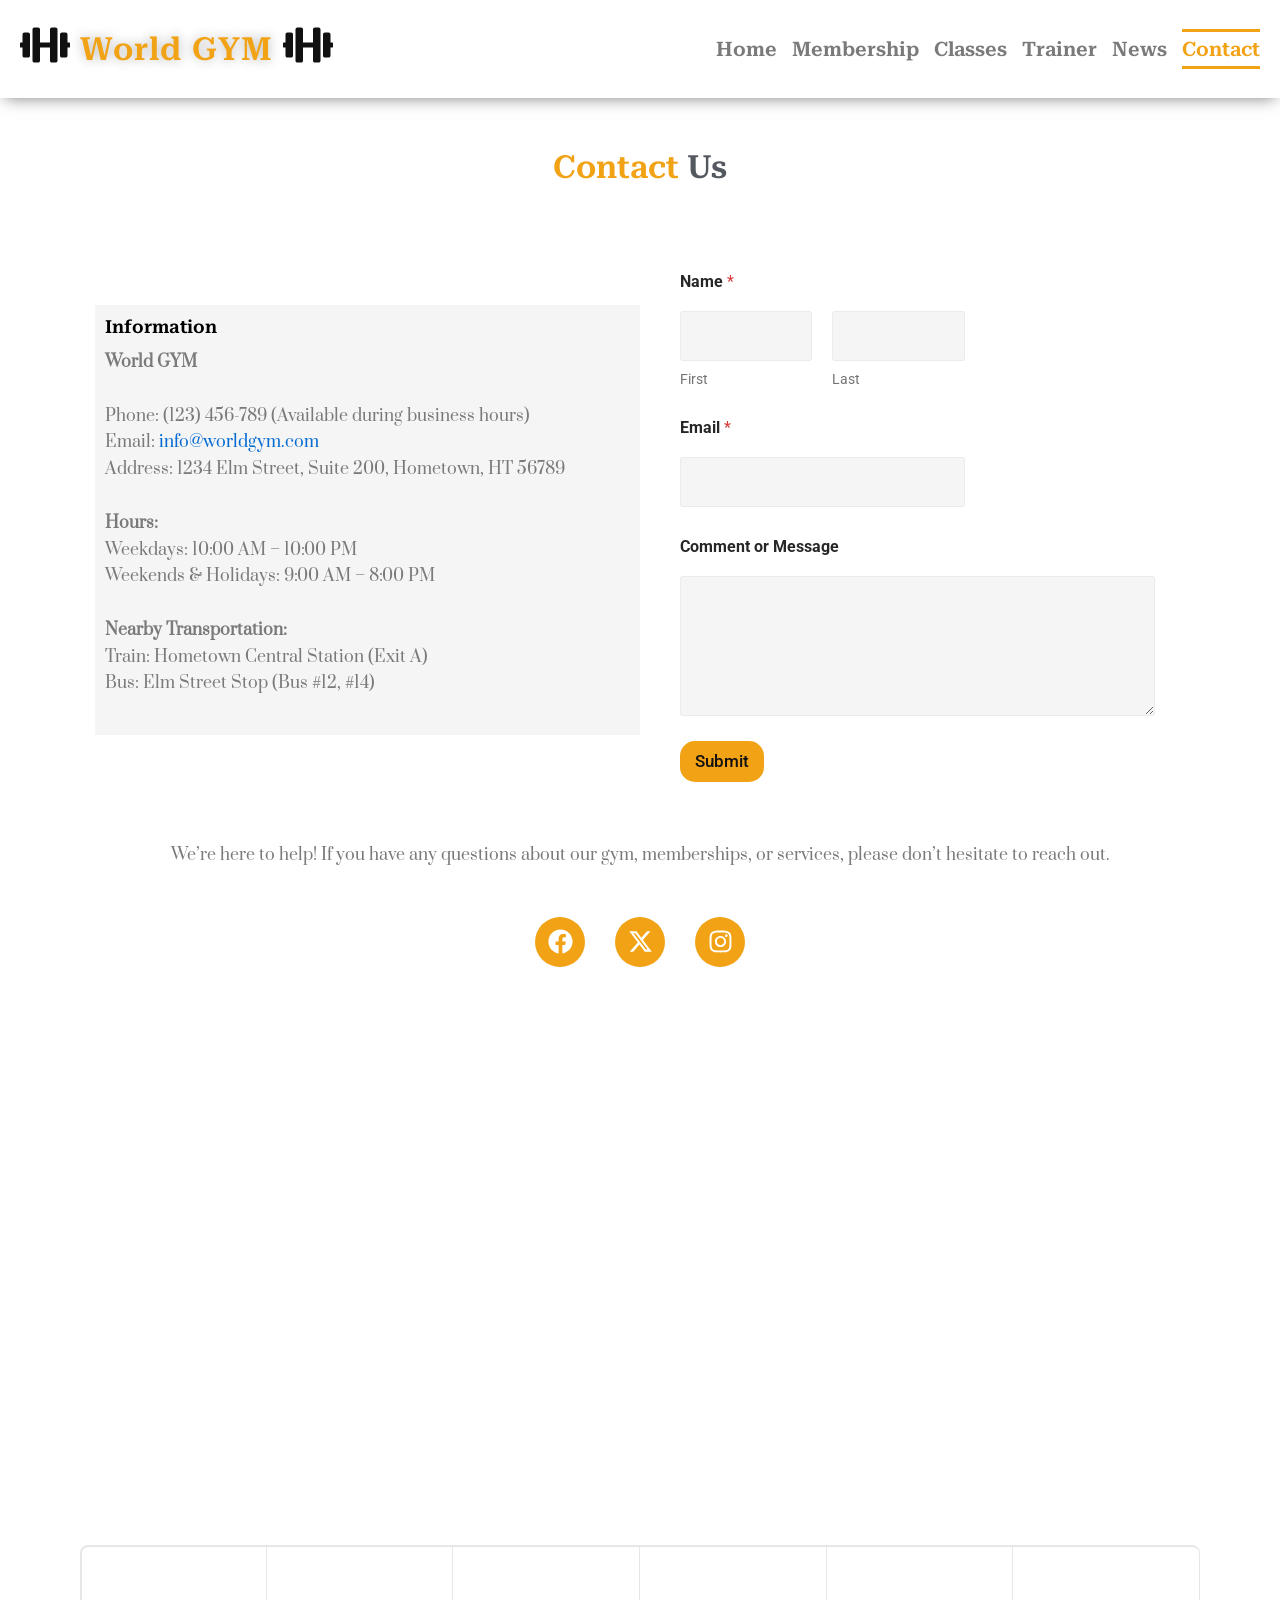
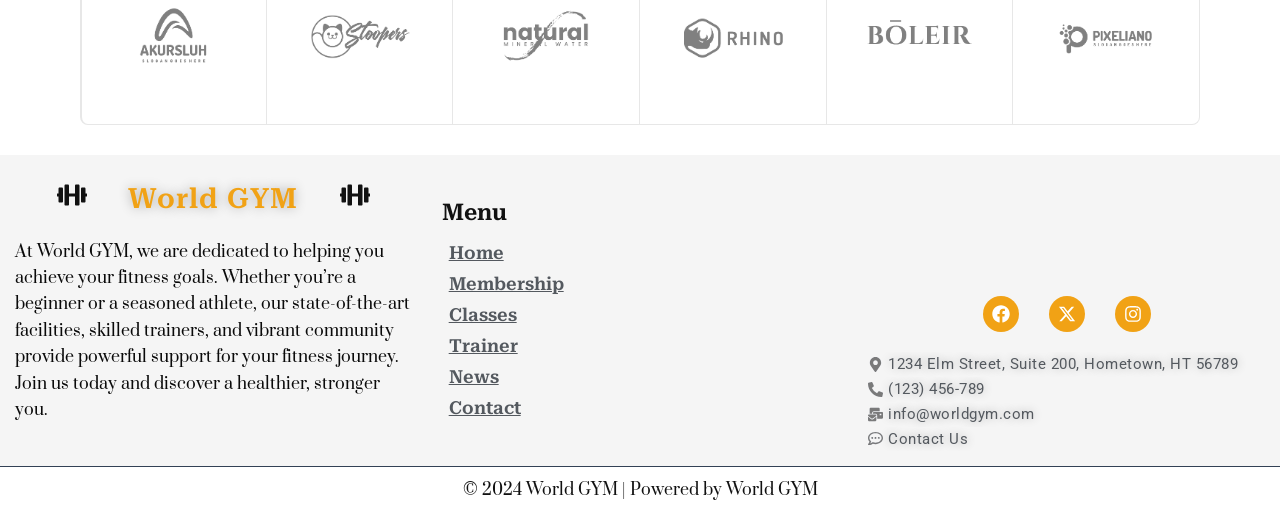
<file: contact/index.html>
<!DOCTYPE html>
<html lang="ja">
<head>
	<meta charset="UTF-8">
	<meta name="viewport" content="width=device-width, initial-scale=1">
	<link rel="profile" href="http://gmpg.org/xfn/11">
	<link rel="pingback" href="/xmlrpc.php">
	
<title>Contact | World GYM</title>
<meta name="robots" content="max-image-preview:large">
<link rel="alternate" type="application/rss+xml" title="World GYM &raquo; フィード" href="/feed/">
<link rel="alternate" type="application/rss+xml" title="World GYM &raquo; コメントフィード" href="/comments/feed/">
<meta name="description" content="Contact Us   InformationWorld GYMPhone: (123) 456-789 (Available during business hours)Email: info@worldgym.comAddress: 1234 Elm Street, Suite 200, Hometown, HT 56789Hours:Weekdays: 10:00 AM - 10:00 PMWeekends &amp; Holidays: 9:00 AM - ">
<script>
window._wpemojiSettings = {"baseUrl":"https:\/\/s.w.org\/images\/core\/emoji\/15.0.3\/72x72\/","ext":".png","svgUrl":"https:\/\/s.w.org\/images\/core\/emoji\/15.0.3\/svg\/","svgExt":".svg","source":{"concatemoji":"\/wp-includes\/js\/wp-emoji-release.min.js?ver=6.6.2"}};
/*! This file is auto-generated */
!function(i,n){var o,s,e;function c(e){try{var t={supportTests:e,timestamp:(new Date).valueOf()};sessionStorage.setItem(o,JSON.stringify(t))}catch(e){}}function p(e,t,n){e.clearRect(0,0,e.canvas.width,e.canvas.height),e.fillText(t,0,0);var t=new Uint32Array(e.getImageData(0,0,e.canvas.width,e.canvas.height).data),r=(e.clearRect(0,0,e.canvas.width,e.canvas.height),e.fillText(n,0,0),new Uint32Array(e.getImageData(0,0,e.canvas.width,e.canvas.height).data));return t.every(function(e,t){return e===r[t]})}function u(e,t,n){switch(t){case"flag":return n(e,"🏳️‍⚧️","🏳️​⚧️")?!1:!n(e,"🇺🇳","🇺​🇳")&&!n(e,"🏴󠁧󠁢󠁥󠁮󠁧󠁿","🏴​󠁧​󠁢​󠁥​󠁮​󠁧​󠁿");case"emoji":return!n(e,"🐦‍⬛","🐦​⬛")}return!1}function f(e,t,n){var r="undefined"!=typeof WorkerGlobalScope&&self instanceof WorkerGlobalScope?new OffscreenCanvas(300,150):i.createElement("canvas"),a=r.getContext("2d",{willReadFrequently:!0}),o=(a.textBaseline="top",a.font="600 32px Arial",{});return e.forEach(function(e){o[e]=t(a,e,n)}),o}function t(e){var t=i.createElement("script");t.src=e,t.defer=!0,i.head.appendChild(t)}"undefined"!=typeof Promise&&(o="wpEmojiSettingsSupports",s=["flag","emoji"],n.supports={everything:!0,everythingExceptFlag:!0},e=new Promise(function(e){i.addEventListener("DOMContentLoaded",e,{once:!0})}),new Promise(function(t){var n=function(){try{var e=JSON.parse(sessionStorage.getItem(o));if("object"==typeof e&&"number"==typeof e.timestamp&&(new Date).valueOf()<e.timestamp+604800&&"object"==typeof e.supportTests)return e.supportTests}catch(e){}return null}();if(!n){if("undefined"!=typeof Worker&&"undefined"!=typeof OffscreenCanvas&&"undefined"!=typeof URL&&URL.createObjectURL&&"undefined"!=typeof Blob)try{var e="postMessage("+f.toString()+"("+[JSON.stringify(s),u.toString(),p.toString()].join(",")+"));",r=new Blob([e],{type:"text/javascript"}),a=new Worker(URL.createObjectURL(r),{name:"wpTestEmojiSupports"});return void(a.onmessage=function(e){c(n=e.data),a.terminate(),t(n)})}catch(e){}c(n=f(s,u,p))}t(n)}).then(function(e){for(var t in e)n.supports[t]=e[t],n.supports.everything=n.supports.everything&&n.supports[t],"flag"!==t&&(n.supports.everythingExceptFlag=n.supports.everythingExceptFlag&&n.supports[t]);n.supports.everythingExceptFlag=n.supports.everythingExceptFlag&&!n.supports.flag,n.DOMReady=!1,n.readyCallback=function(){n.DOMReady=!0}}).then(function(){return e}).then(function(){var e;n.supports.everything||(n.readyCallback(),(e=n.source||{}).concatemoji?t(e.concatemoji):e.wpemoji&&e.twemoji&&(t(e.twemoji),t(e.wpemoji)))}))}((window,document),window._wpemojiSettings);
</script>
<link rel="stylesheet" id="astra-theme-css-css" href="/wp-content/themes/Astra/assets/css/minified/main.min.css?ver=4.8.3" media="all">
<style id="astra-theme-css-inline-css">:root{--ast-post-nav-space:0;--ast-container-default-xlg-padding:2.5em;--ast-container-default-lg-padding:2.5em;--ast-container-default-slg-padding:2em;--ast-container-default-md-padding:2.5em;--ast-container-default-sm-padding:2.5em;--ast-container-default-xs-padding:2.4em;--ast-container-default-xxs-padding:1.8em;--ast-code-block-background:#ECEFF3;--ast-comment-inputs-background:#F9FAFB;--ast-normal-container-width:1200px;--ast-narrow-container-width:750px;--ast-blog-title-font-weight:600;--ast-blog-meta-weight:600;}html{font-size:100%;}a{color:var(--ast-global-color-0);}a:hover,a:focus{color:var(--ast-global-color-1);}body,button,input,select,textarea,.ast-button,.ast-custom-button{font-family:-apple-system,BlinkMacSystemFont,Segoe UI,Roboto,Oxygen-Sans,Ubuntu,Cantarell,Helvetica Neue,sans-serif;font-weight:400;font-size:16px;font-size:1rem;line-height:var(--ast-body-line-height,1.65);}blockquote{color:var(--ast-global-color-3);}h1,.entry-content h1,h2,.entry-content h2,h3,.entry-content h3,h4,.entry-content h4,h5,.entry-content h5,h6,.entry-content h6,.site-title,.site-title a{font-weight:600;}.site-title{font-size:26px;font-size:1.625rem;display:block;}.site-header .site-description{font-size:15px;font-size:0.9375rem;display:none;}.entry-title{font-size:20px;font-size:1.25rem;}.ast-blog-single-element.ast-taxonomy-container a{font-size:14px;font-size:0.875rem;}.ast-blog-meta-container{font-size:13px;font-size:0.8125rem;}.archive .ast-article-post .ast-article-inner,.blog .ast-article-post .ast-article-inner,.archive .ast-article-post .ast-article-inner:hover,.blog .ast-article-post .ast-article-inner:hover{border-top-left-radius:6px;border-top-right-radius:6px;border-bottom-right-radius:6px;border-bottom-left-radius:6px;overflow:hidden;}h1,.entry-content h1{font-size:36px;font-size:2.25rem;font-weight:600;line-height:1.4em;}h2,.entry-content h2{font-size:30px;font-size:1.875rem;font-weight:600;line-height:1.3em;}h3,.entry-content h3{font-size:24px;font-size:1.5rem;font-weight:600;line-height:1.3em;}h4,.entry-content h4{font-size:20px;font-size:1.25rem;line-height:1.2em;font-weight:600;}h5,.entry-content h5{font-size:18px;font-size:1.125rem;line-height:1.2em;font-weight:600;}h6,.entry-content h6{font-size:16px;font-size:1rem;line-height:1.25em;font-weight:600;}::selection{background-color:var(--ast-global-color-0);color:#ffffff;}body,h1,.entry-title a,.entry-content h1,h2,.entry-content h2,h3,.entry-content h3,h4,.entry-content h4,h5,.entry-content h5,h6,.entry-content h6{color:var(--ast-global-color-3);}.tagcloud a:hover,.tagcloud a:focus,.tagcloud a.current-item{color:#ffffff;border-color:var(--ast-global-color-0);background-color:var(--ast-global-color-0);}input:focus,input[type="text"]:focus,input[type="email"]:focus,input[type="url"]:focus,input[type="password"]:focus,input[type="reset"]:focus,input[type="search"]:focus,textarea:focus{border-color:var(--ast-global-color-0);}input[type="radio"]:checked,input[type=reset],input[type="checkbox"]:checked,input[type="checkbox"]:hover:checked,input[type="checkbox"]:focus:checked,input[type=range]::-webkit-slider-thumb{border-color:var(--ast-global-color-0);background-color:var(--ast-global-color-0);box-shadow:none;}.site-footer a:hover + .post-count,.site-footer a:focus + .post-count{background:var(--ast-global-color-0);border-color:var(--ast-global-color-0);}.single .nav-links .nav-previous,.single .nav-links .nav-next{color:var(--ast-global-color-0);}.entry-meta,.entry-meta *{line-height:1.45;color:var(--ast-global-color-0);font-weight:600;}.entry-meta a:not(.ast-button):hover,.entry-meta a:not(.ast-button):hover *,.entry-meta a:not(.ast-button):focus,.entry-meta a:not(.ast-button):focus *,.page-links > .page-link,.page-links .page-link:hover,.post-navigation a:hover{color:var(--ast-global-color-1);}#cat option,.secondary .calendar_wrap thead a,.secondary .calendar_wrap thead a:visited{color:var(--ast-global-color-0);}.secondary .calendar_wrap #today,.ast-progress-val span{background:var(--ast-global-color-0);}.secondary a:hover + .post-count,.secondary a:focus + .post-count{background:var(--ast-global-color-0);border-color:var(--ast-global-color-0);}.calendar_wrap #today > a{color:#ffffff;}.page-links .page-link,.single .post-navigation a{color:var(--ast-global-color-3);}.ast-search-menu-icon .search-form button.search-submit{padding:0 4px;}.ast-search-menu-icon form.search-form{padding-right:0;}.ast-search-menu-icon.slide-search input.search-field{width:0;}.ast-header-search .ast-search-menu-icon.ast-dropdown-active .search-form,.ast-header-search .ast-search-menu-icon.ast-dropdown-active .search-field:focus{transition:all 0.2s;}.search-form input.search-field:focus{outline:none;}.ast-search-menu-icon .search-form button.search-submit:focus,.ast-theme-transparent-header .ast-header-search .ast-dropdown-active .ast-icon,.ast-theme-transparent-header .ast-inline-search .search-field:focus .ast-icon{color:var(--ast-global-color-1);}.ast-header-search .slide-search .search-form{border:2px solid var(--ast-global-color-0);}.ast-header-search .slide-search .search-field{background-color:#fff;}.ast-archive-title{color:var(--ast-global-color-2);}.widget-title{font-size:22px;font-size:1.375rem;color:var(--ast-global-color-2);}.ast-single-post .entry-content a,.ast-comment-content a:not(.ast-comment-edit-reply-wrap a){text-decoration:underline;}.ast-single-post .elementor-button-wrapper .elementor-button,.ast-single-post .entry-content .uagb-tab a,.ast-single-post .entry-content .uagb-ifb-cta a,.ast-single-post .entry-content .uabb-module-content a,.ast-single-post .entry-content .uagb-post-grid a,.ast-single-post .entry-content .uagb-timeline a,.ast-single-post .entry-content .uagb-toc__wrap a,.ast-single-post .entry-content .uagb-taxomony-box a,.ast-single-post .entry-content .woocommerce a,.entry-content .wp-block-latest-posts > li > a,.ast-single-post .entry-content .wp-block-file__button,li.ast-post-filter-single,.ast-single-post .ast-comment-content .comment-reply-link,.ast-single-post .ast-comment-content .comment-edit-link{text-decoration:none;}.ast-search-menu-icon.slide-search a:focus-visible:focus-visible,.astra-search-icon:focus-visible,#close:focus-visible,a:focus-visible,.ast-menu-toggle:focus-visible,.site .skip-link:focus-visible,.wp-block-loginout input:focus-visible,.wp-block-search.wp-block-search__button-inside .wp-block-search__inside-wrapper,.ast-header-navigation-arrow:focus-visible,.woocommerce .wc-proceed-to-checkout > .checkout-button:focus-visible,.woocommerce .woocommerce-MyAccount-navigation ul li a:focus-visible,.ast-orders-table__row .ast-orders-table__cell:focus-visible,.woocommerce .woocommerce-order-details .order-again > .button:focus-visible,.woocommerce .woocommerce-message a.button.wc-forward:focus-visible,.woocommerce #minus_qty:focus-visible,.woocommerce #plus_qty:focus-visible,a#ast-apply-coupon:focus-visible,.woocommerce .woocommerce-info a:focus-visible,.woocommerce .astra-shop-summary-wrap a:focus-visible,.woocommerce a.wc-forward:focus-visible,#ast-apply-coupon:focus-visible,.woocommerce-js .woocommerce-mini-cart-item a.remove:focus-visible,#close:focus-visible,.button.search-submit:focus-visible,#search_submit:focus,.normal-search:focus-visible,.ast-header-account-wrap:focus-visible,.woocommerce .ast-on-card-button.ast-quick-view-trigger:focus{outline-style:dotted;outline-color:inherit;outline-width:thin;}input:focus,input[type="text"]:focus,input[type="email"]:focus,input[type="url"]:focus,input[type="password"]:focus,input[type="reset"]:focus,input[type="search"]:focus,input[type="number"]:focus,textarea:focus,.wp-block-search__input:focus,[data-section="section-header-mobile-trigger"] .ast-button-wrap .ast-mobile-menu-trigger-minimal:focus,.ast-mobile-popup-drawer.active .menu-toggle-close:focus,.woocommerce-ordering select.orderby:focus,#ast-scroll-top:focus,#coupon_code:focus,.woocommerce-page #comment:focus,.woocommerce #reviews #respond input#submit:focus,.woocommerce a.add_to_cart_button:focus,.woocommerce .button.single_add_to_cart_button:focus,.woocommerce .woocommerce-cart-form button:focus,.woocommerce .woocommerce-cart-form__cart-item .quantity .qty:focus,.woocommerce .woocommerce-billing-fields .woocommerce-billing-fields__field-wrapper .woocommerce-input-wrapper > .input-text:focus,.woocommerce #order_comments:focus,.woocommerce #place_order:focus,.woocommerce .woocommerce-address-fields .woocommerce-address-fields__field-wrapper .woocommerce-input-wrapper > .input-text:focus,.woocommerce .woocommerce-MyAccount-content form button:focus,.woocommerce .woocommerce-MyAccount-content .woocommerce-EditAccountForm .woocommerce-form-row .woocommerce-Input.input-text:focus,.woocommerce .ast-woocommerce-container .woocommerce-pagination ul.page-numbers li a:focus,body #content .woocommerce form .form-row .select2-container--default .select2-selection--single:focus,#ast-coupon-code:focus,.woocommerce.woocommerce-js .quantity input[type=number]:focus,.woocommerce-js .woocommerce-mini-cart-item .quantity input[type=number]:focus,.woocommerce p#ast-coupon-trigger:focus{border-style:dotted;border-color:inherit;border-width:thin;}input{outline:none;}.ast-logo-title-inline .site-logo-img{padding-right:1em;}body .ast-oembed-container *{position:absolute;top:0;width:100%;height:100%;left:0;}body .wp-block-embed-pocket-casts .ast-oembed-container *{position:unset;}.ast-single-post-featured-section + article {margin-top: 2em;}.site-content .ast-single-post-featured-section img {width: 100%;overflow: hidden;object-fit: cover;}.ast-separate-container .site-content .ast-single-post-featured-section + article {margin-top: -80px;z-index: 9;position: relative;border-radius: 4px;}@media (min-width: 922px) {.ast-no-sidebar .site-content .ast-article-image-container--wide {margin-left: -120px;margin-right: -120px;max-width: unset;width: unset;}.ast-left-sidebar .site-content .ast-article-image-container--wide,.ast-right-sidebar .site-content .ast-article-image-container--wide {margin-left: -10px;margin-right: -10px;}.site-content .ast-article-image-container--full {margin-left: calc( -50vw + 50%);margin-right: calc( -50vw + 50%);max-width: 100vw;width: 100vw;}.ast-left-sidebar .site-content .ast-article-image-container--full,.ast-right-sidebar .site-content .ast-article-image-container--full {margin-left: -10px;margin-right: -10px;max-width: inherit;width: auto;}}.site > .ast-single-related-posts-container {margin-top: 0;}@media (min-width: 922px) {.ast-desktop .ast-container--narrow {max-width: var(--ast-narrow-container-width);margin: 0 auto;}}.ast-page-builder-template .hentry {margin: 0;}.ast-page-builder-template .site-content > .ast-container {max-width: 100%;padding: 0;}.ast-page-builder-template .site .site-content #primary {padding: 0;margin: 0;}.ast-page-builder-template .no-results {text-align: center;margin: 4em auto;}.ast-page-builder-template .ast-pagination {padding: 2em;}.ast-page-builder-template .entry-header.ast-no-title.ast-no-thumbnail {margin-top: 0;}.ast-page-builder-template .entry-header.ast-header-without-markup {margin-top: 0;margin-bottom: 0;}.ast-page-builder-template .entry-header.ast-no-title.ast-no-meta {margin-bottom: 0;}.ast-page-builder-template.single .post-navigation {padding-bottom: 2em;}.ast-page-builder-template.single-post .site-content > .ast-container {max-width: 100%;}.ast-page-builder-template .entry-header {margin-top: 2em;margin-left: auto;margin-right: auto;}.ast-page-builder-template .ast-archive-description {margin: 2em auto 0;padding-left: 20px;padding-right: 20px;}.ast-page-builder-template .ast-row {margin-left: 0;margin-right: 0;}.single.ast-page-builder-template .entry-header + .entry-content,.single.ast-page-builder-template .ast-single-entry-banner + .site-content article .entry-content {margin-bottom: 2em;}@media(min-width: 921px) {.ast-page-builder-template.archive.ast-right-sidebar .ast-row article,.ast-page-builder-template.archive.ast-left-sidebar .ast-row article {padding-left: 0;padding-right: 0;}}input[type="text"],input[type="number"],input[type="email"],input[type="url"],input[type="password"],input[type="search"],input[type=reset],input[type=tel],input[type=date],select,textarea{font-size:16px;font-style:normal;font-weight:400;line-height:24px;width:100%;padding:12px 16px;border-radius:4px;box-shadow:0px 1px 2px 0px rgba(0,0,0,0.05);color:var(--ast-form-input-text,#475569);}input[type="text"],input[type="number"],input[type="email"],input[type="url"],input[type="password"],input[type="search"],input[type=reset],input[type=tel],input[type=date],select{height:40px;}input[type="date"]{border-width:1px;border-style:solid;border-color:var(--ast-border-color);}input[type="text"]:focus,input[type="number"]:focus,input[type="email"]:focus,input[type="url"]:focus,input[type="password"]:focus,input[type="search"]:focus,input[type=reset]:focus,input[type="tel"]:focus,input[type="date"]:focus,select:focus,textarea:focus{border-color:#046BD2;box-shadow:none;outline:none;color:var(--ast-form-input-focus-text,#475569);}label,legend{color:#111827;font-size:14px;font-style:normal;font-weight:500;line-height:20px;}select{padding:6px 10px;}fieldset{padding:30px;border-radius:4px;}button,.ast-button,.button,input[type="button"],input[type="reset"],input[type="submit"]{border-radius:4px;box-shadow:0px 1px 2px 0px rgba(0,0,0,0.05);}:root{--ast-comment-inputs-background:#FFF;}::placeholder{color:var(--ast-form-field-color,#9CA3AF);}::-ms-input-placeholder{color:var(--ast-form-field-color,#9CA3AF);}@media (max-width:921.9px){#ast-desktop-header{display:none;}}@media (min-width:922px){#ast-mobile-header{display:none;}}.wp-block-buttons.aligncenter{justify-content:center;}@media (max-width:921px){.ast-theme-transparent-header #primary,.ast-theme-transparent-header #secondary{padding:0;}}@media (max-width:921px){.ast-plain-container.ast-no-sidebar #primary{padding:0;}}.ast-plain-container.ast-no-sidebar #primary{margin-top:0;margin-bottom:0;}.wp-block-button.is-style-outline .wp-block-button__link{border-color:var(--ast-global-color-0);}div.wp-block-button.is-style-outline > .wp-block-button__link:not(.has-text-color),div.wp-block-button.wp-block-button__link.is-style-outline:not(.has-text-color){color:var(--ast-global-color-0);}.wp-block-button.is-style-outline .wp-block-button__link:hover,.wp-block-buttons .wp-block-button.is-style-outline .wp-block-button__link:focus,.wp-block-buttons .wp-block-button.is-style-outline > .wp-block-button__link:not(.has-text-color):hover,.wp-block-buttons .wp-block-button.wp-block-button__link.is-style-outline:not(.has-text-color):hover{color:#ffffff;background-color:var(--ast-global-color-1);border-color:var(--ast-global-color-1);}.post-page-numbers.current .page-link,.ast-pagination .page-numbers.current{color:#ffffff;border-color:var(--ast-global-color-0);background-color:var(--ast-global-color-0);}.wp-block-buttons .wp-block-button.is-style-outline .wp-block-button__link.wp-element-button,.ast-outline-button,.wp-block-uagb-buttons-child .uagb-buttons-repeater.ast-outline-button{border-color:var(--ast-global-color-0);border-top-width:2px;border-right-width:2px;border-bottom-width:2px;border-left-width:2px;font-family:inherit;font-weight:500;font-size:16px;font-size:1rem;line-height:1em;padding-top:13px;padding-right:30px;padding-bottom:13px;padding-left:30px;}.wp-block-buttons .wp-block-button.is-style-outline > .wp-block-button__link:not(.has-text-color),.wp-block-buttons .wp-block-button.wp-block-button__link.is-style-outline:not(.has-text-color),.ast-outline-button{color:var(--ast-global-color-0);}.wp-block-button.is-style-outline .wp-block-button__link:hover,.wp-block-buttons .wp-block-button.is-style-outline .wp-block-button__link:focus,.wp-block-buttons .wp-block-button.is-style-outline > .wp-block-button__link:not(.has-text-color):hover,.wp-block-buttons .wp-block-button.wp-block-button__link.is-style-outline:not(.has-text-color):hover,.ast-outline-button:hover,.ast-outline-button:focus,.wp-block-uagb-buttons-child .uagb-buttons-repeater.ast-outline-button:hover,.wp-block-uagb-buttons-child .uagb-buttons-repeater.ast-outline-button:focus{color:#ffffff;background-color:var(--ast-global-color-1);border-color:var(--ast-global-color-1);}.ast-single-post .entry-content a.ast-outline-button,.ast-single-post .entry-content .is-style-outline>.wp-block-button__link{text-decoration:none;}.wp-block-button .wp-block-button__link.wp-element-button.is-style-outline:not(.has-background),.wp-block-button.is-style-outline>.wp-block-button__link.wp-element-button:not(.has-background),.ast-outline-button{background-color:transparent;}.uagb-buttons-repeater.ast-outline-button{border-radius:9999px;}@media (max-width:921px){.wp-block-buttons .wp-block-button.is-style-outline .wp-block-button__link.wp-element-button,.ast-outline-button,.wp-block-uagb-buttons-child .uagb-buttons-repeater.ast-outline-button{padding-top:12px;padding-right:28px;padding-bottom:12px;padding-left:28px;}}@media (max-width:544px){.wp-block-buttons .wp-block-button.is-style-outline .wp-block-button__link.wp-element-button,.ast-outline-button,.wp-block-uagb-buttons-child .uagb-buttons-repeater.ast-outline-button{padding-top:10px;padding-right:24px;padding-bottom:10px;padding-left:24px;}}.entry-content[data-ast-blocks-layout] > figure{margin-bottom:1em;}h1.widget-title{font-weight:600;}h2.widget-title{font-weight:600;}h3.widget-title{font-weight:600;}#page{display:flex;flex-direction:column;min-height:100vh;}.ast-404-layout-1 h1.page-title{color:var(--ast-global-color-2);}.single .post-navigation a{line-height:1em;height:inherit;}.error-404 .page-sub-title{font-size:1.5rem;font-weight:inherit;}.search .site-content .content-area .search-form{margin-bottom:0;}#page .site-content{flex-grow:1;}.widget{margin-bottom:1.25em;}#secondary li{line-height:1.5em;}#secondary .wp-block-group h2{margin-bottom:0.7em;}#secondary h2{font-size:1.7rem;}.ast-separate-container .ast-article-post,.ast-separate-container .ast-article-single,.ast-separate-container .comment-respond{padding:3em;}.ast-separate-container .ast-article-single .ast-article-single{padding:0;}.ast-article-single .wp-block-post-template-is-layout-grid{padding-left:0;}.ast-separate-container .comments-title,.ast-narrow-container .comments-title{padding:1.5em 2em;}.ast-page-builder-template .comment-form-textarea,.ast-comment-formwrap .ast-grid-common-col{padding:0;}.ast-comment-formwrap{padding:0;display:inline-flex;column-gap:20px;width:100%;margin-left:0;margin-right:0;}.comments-area textarea#comment:focus,.comments-area textarea#comment:active,.comments-area .ast-comment-formwrap input[type="text"]:focus,.comments-area .ast-comment-formwrap input[type="text"]:active {box-shadow:none;outline:none;}.archive.ast-page-builder-template .entry-header{margin-top:2em;}.ast-page-builder-template .ast-comment-formwrap{width:100%;}.entry-title{margin-bottom:0.6em;}.ast-archive-description p{font-size:inherit;font-weight:inherit;line-height:inherit;}.ast-separate-container .ast-comment-list li.depth-1,.hentry{margin-bottom:1.5em;}.site-content section.ast-archive-description{margin-bottom:2em;}@media (min-width:921px){.ast-left-sidebar.ast-page-builder-template #secondary,.archive.ast-right-sidebar.ast-page-builder-template .site-main{padding-left:20px;padding-right:20px;}}@media (max-width:544px){.ast-comment-formwrap.ast-row{column-gap:10px;display:inline-block;}#ast-commentform .ast-grid-common-col{position:relative;width:100%;}}@media (min-width:1201px){.ast-separate-container .ast-article-post,.ast-separate-container .ast-article-single,.ast-separate-container .ast-author-box,.ast-separate-container .ast-404-layout-1,.ast-separate-container .no-results{padding:3em;}}@media (max-width:921px){.ast-separate-container #primary,.ast-separate-container #secondary{padding:1.5em 0;}#primary,#secondary{padding:1.5em 0;margin:0;}.ast-left-sidebar #content > .ast-container{display:flex;flex-direction:column-reverse;width:100%;}}@media (min-width:922px){.ast-separate-container.ast-right-sidebar #primary,.ast-separate-container.ast-left-sidebar #primary{border:0;}.search-no-results.ast-separate-container #primary{margin-bottom:4em;}}.wp-block-button .wp-block-button__link{color:#ffffff;}.wp-block-button .wp-block-button__link:hover,.wp-block-button .wp-block-button__link:focus{color:#ffffff;background-color:var(--ast-global-color-1);border-color:var(--ast-global-color-1);}.elementor-widget-heading h1.elementor-heading-title{line-height:1.4em;}.elementor-widget-heading h2.elementor-heading-title{line-height:1.3em;}.elementor-widget-heading h3.elementor-heading-title{line-height:1.3em;}.elementor-widget-heading h4.elementor-heading-title{line-height:1.2em;}.elementor-widget-heading h5.elementor-heading-title{line-height:1.2em;}.elementor-widget-heading h6.elementor-heading-title{line-height:1.25em;}.wp-block-button .wp-block-button__link,.wp-block-search .wp-block-search__button,body .wp-block-file .wp-block-file__button{border-color:var(--ast-global-color-0);background-color:var(--ast-global-color-0);color:#ffffff;font-family:inherit;font-weight:500;line-height:1em;font-size:16px;font-size:1rem;padding-top:15px;padding-right:30px;padding-bottom:15px;padding-left:30px;}.ast-single-post .entry-content .wp-block-button .wp-block-button__link,.ast-single-post .entry-content .wp-block-search .wp-block-search__button,body .entry-content .wp-block-file .wp-block-file__button{text-decoration:none;}@media (max-width:921px){.wp-block-button .wp-block-button__link,.wp-block-search .wp-block-search__button,body .wp-block-file .wp-block-file__button{padding-top:14px;padding-right:28px;padding-bottom:14px;padding-left:28px;}}@media (max-width:544px){.wp-block-button .wp-block-button__link,.wp-block-search .wp-block-search__button,body .wp-block-file .wp-block-file__button{padding-top:12px;padding-right:24px;padding-bottom:12px;padding-left:24px;}}.menu-toggle,button,.ast-button,.ast-custom-button,.button,input#submit,input[type="button"],input[type="submit"],input[type="reset"],#comments .submit,.search .search-submit,form[CLASS*="wp-block-search__"].wp-block-search .wp-block-search__inside-wrapper .wp-block-search__button,body .wp-block-file .wp-block-file__button,.search .search-submit,.woocommerce-js a.button,.woocommerce button.button,.woocommerce .woocommerce-message a.button,.woocommerce #respond input#submit.alt,.woocommerce input.button.alt,.woocommerce input.button,.woocommerce input.button:disabled,.woocommerce input.button:disabled[disabled],.woocommerce input.button:disabled:hover,.woocommerce input.button:disabled[disabled]:hover,.woocommerce #respond input#submit,.woocommerce button.button.alt.disabled,.wc-block-grid__products .wc-block-grid__product .wp-block-button__link,.wc-block-grid__product-onsale,[CLASS*="wc-block"] button,.woocommerce-js .astra-cart-drawer .astra-cart-drawer-content .woocommerce-mini-cart__buttons .button:not(.checkout):not(.ast-continue-shopping),.woocommerce-js .astra-cart-drawer .astra-cart-drawer-content .woocommerce-mini-cart__buttons a.checkout,.woocommerce button.button.alt.disabled.wc-variation-selection-needed,[CLASS*="wc-block"] .wc-block-components-button{border-style:solid;border-top-width:0;border-right-width:0;border-left-width:0;border-bottom-width:0;color:#ffffff;border-color:var(--ast-global-color-0);background-color:var(--ast-global-color-0);padding-top:15px;padding-right:30px;padding-bottom:15px;padding-left:30px;font-family:inherit;font-weight:500;font-size:16px;font-size:1rem;line-height:1em;}button:focus,.menu-toggle:hover,button:hover,.ast-button:hover,.ast-custom-button:hover .button:hover,.ast-custom-button:hover ,input[type=reset]:hover,input[type=reset]:focus,input#submit:hover,input#submit:focus,input[type="button"]:hover,input[type="button"]:focus,input[type="submit"]:hover,input[type="submit"]:focus,form[CLASS*="wp-block-search__"].wp-block-search .wp-block-search__inside-wrapper .wp-block-search__button:hover,form[CLASS*="wp-block-search__"].wp-block-search .wp-block-search__inside-wrapper .wp-block-search__button:focus,body .wp-block-file .wp-block-file__button:hover,body .wp-block-file .wp-block-file__button:focus,.woocommerce-js a.button:hover,.woocommerce button.button:hover,.woocommerce .woocommerce-message a.button:hover,.woocommerce #respond input#submit:hover,.woocommerce #respond input#submit.alt:hover,.woocommerce input.button.alt:hover,.woocommerce input.button:hover,.woocommerce button.button.alt.disabled:hover,.wc-block-grid__products .wc-block-grid__product .wp-block-button__link:hover,[CLASS*="wc-block"] button:hover,.woocommerce-js .astra-cart-drawer .astra-cart-drawer-content .woocommerce-mini-cart__buttons .button:not(.checkout):not(.ast-continue-shopping):hover,.woocommerce-js .astra-cart-drawer .astra-cart-drawer-content .woocommerce-mini-cart__buttons a.checkout:hover,.woocommerce button.button.alt.disabled.wc-variation-selection-needed:hover,[CLASS*="wc-block"] .wc-block-components-button:hover,[CLASS*="wc-block"] .wc-block-components-button:focus{color:#ffffff;background-color:var(--ast-global-color-1);border-color:var(--ast-global-color-1);}form[CLASS*="wp-block-search__"].wp-block-search .wp-block-search__inside-wrapper .wp-block-search__button.has-icon{padding-top:calc(15px - 3px);padding-right:calc(30px - 3px);padding-bottom:calc(15px - 3px);padding-left:calc(30px - 3px);}@media (max-width:921px){.menu-toggle,button,.ast-button,.ast-custom-button,.button,input#submit,input[type="button"],input[type="submit"],input[type="reset"],#comments .submit,.search .search-submit,form[CLASS*="wp-block-search__"].wp-block-search .wp-block-search__inside-wrapper .wp-block-search__button,body .wp-block-file .wp-block-file__button,.search .search-submit,.woocommerce-js a.button,.woocommerce button.button,.woocommerce .woocommerce-message a.button,.woocommerce #respond input#submit.alt,.woocommerce input.button.alt,.woocommerce input.button,.woocommerce input.button:disabled,.woocommerce input.button:disabled[disabled],.woocommerce input.button:disabled:hover,.woocommerce input.button:disabled[disabled]:hover,.woocommerce #respond input#submit,.woocommerce button.button.alt.disabled,.wc-block-grid__products .wc-block-grid__product .wp-block-button__link,.wc-block-grid__product-onsale,[CLASS*="wc-block"] button,.woocommerce-js .astra-cart-drawer .astra-cart-drawer-content .woocommerce-mini-cart__buttons .button:not(.checkout):not(.ast-continue-shopping),.woocommerce-js .astra-cart-drawer .astra-cart-drawer-content .woocommerce-mini-cart__buttons a.checkout,.woocommerce button.button.alt.disabled.wc-variation-selection-needed,[CLASS*="wc-block"] .wc-block-components-button{padding-top:14px;padding-right:28px;padding-bottom:14px;padding-left:28px;}}@media (max-width:544px){.menu-toggle,button,.ast-button,.ast-custom-button,.button,input#submit,input[type="button"],input[type="submit"],input[type="reset"],#comments .submit,.search .search-submit,form[CLASS*="wp-block-search__"].wp-block-search .wp-block-search__inside-wrapper .wp-block-search__button,body .wp-block-file .wp-block-file__button,.search .search-submit,.woocommerce-js a.button,.woocommerce button.button,.woocommerce .woocommerce-message a.button,.woocommerce #respond input#submit.alt,.woocommerce input.button.alt,.woocommerce input.button,.woocommerce input.button:disabled,.woocommerce input.button:disabled[disabled],.woocommerce input.button:disabled:hover,.woocommerce input.button:disabled[disabled]:hover,.woocommerce #respond input#submit,.woocommerce button.button.alt.disabled,.wc-block-grid__products .wc-block-grid__product .wp-block-button__link,.wc-block-grid__product-onsale,[CLASS*="wc-block"] button,.woocommerce-js .astra-cart-drawer .astra-cart-drawer-content .woocommerce-mini-cart__buttons .button:not(.checkout):not(.ast-continue-shopping),.woocommerce-js .astra-cart-drawer .astra-cart-drawer-content .woocommerce-mini-cart__buttons a.checkout,.woocommerce button.button.alt.disabled.wc-variation-selection-needed,[CLASS*="wc-block"] .wc-block-components-button{padding-top:12px;padding-right:24px;padding-bottom:12px;padding-left:24px;}}@media (max-width:921px){.ast-mobile-header-stack .main-header-bar .ast-search-menu-icon{display:inline-block;}.ast-header-break-point.ast-header-custom-item-outside .ast-mobile-header-stack .main-header-bar .ast-search-icon{margin:0;}.ast-comment-avatar-wrap img{max-width:2.5em;}.ast-comment-meta{padding:0 1.8888em 1.3333em;}}@media (min-width:544px){.ast-container{max-width:100%;}}@media (max-width:544px){.ast-separate-container .ast-article-post,.ast-separate-container .ast-article-single,.ast-separate-container .comments-title,.ast-separate-container .ast-archive-description{padding:1.5em 1em;}.ast-separate-container #content .ast-container{padding-left:0.54em;padding-right:0.54em;}.ast-separate-container .ast-comment-list .bypostauthor{padding:.5em;}.ast-search-menu-icon.ast-dropdown-active .search-field{width:170px;}} #ast-mobile-header .ast-site-header-cart-li a{pointer-events:none;}.ast-separate-container{background-color:var(--ast-global-color-4);}@media (max-width:921px){.site-title{display:block;}.site-header .site-description{display:none;}h1,.entry-content h1{font-size:30px;}h2,.entry-content h2{font-size:25px;}h3,.entry-content h3{font-size:20px;}}@media (max-width:544px){.site-title{display:block;}.site-header .site-description{display:none;}h1,.entry-content h1{font-size:30px;}h2,.entry-content h2{font-size:25px;}h3,.entry-content h3{font-size:20px;}}@media (max-width:921px){html{font-size:91.2%;}}@media (max-width:544px){html{font-size:91.2%;}}@media (min-width:922px){.ast-container{max-width:1240px;}}@media (min-width:922px){.site-content .ast-container{display:flex;}}@media (max-width:921px){.site-content .ast-container{flex-direction:column;}}.entry-content h1,.entry-content h2,.entry-content h3,.entry-content h4,.entry-content h5,.entry-content h6{clear:none;}@media (min-width:922px){.main-header-menu .sub-menu .menu-item.ast-left-align-sub-menu:hover > .sub-menu,.main-header-menu .sub-menu .menu-item.ast-left-align-sub-menu.focus > .sub-menu{margin-left:-0px;}}.entry-content li > p{margin-bottom:0;}.site .comments-area{padding-bottom:2em;margin-top:2em;}.wp-block-file {display: flex;align-items: center;flex-wrap: wrap;justify-content: space-between;}.wp-block-pullquote {border: none;}.wp-block-pullquote blockquote::before {content: "\201D";font-family: "Helvetica",sans-serif;display: flex;transform: rotate( 180deg );font-size: 6rem;font-style: normal;line-height: 1;font-weight: bold;align-items: center;justify-content: center;}.has-text-align-right > blockquote::before {justify-content: flex-start;}.has-text-align-left > blockquote::before {justify-content: flex-end;}figure.wp-block-pullquote.is-style-solid-color blockquote {max-width: 100%;text-align: inherit;}:root {--wp--custom--ast-default-block-top-padding: 3em;--wp--custom--ast-default-block-right-padding: 3em;--wp--custom--ast-default-block-bottom-padding: 3em;--wp--custom--ast-default-block-left-padding: 3em;--wp--custom--ast-container-width: 1200px;--wp--custom--ast-content-width-size: 1200px;--wp--custom--ast-wide-width-size: calc(1200px + var(--wp--custom--ast-default-block-left-padding) + var(--wp--custom--ast-default-block-right-padding));}.ast-narrow-container {--wp--custom--ast-content-width-size: 750px;--wp--custom--ast-wide-width-size: 750px;}@media(max-width: 921px) {:root {--wp--custom--ast-default-block-top-padding: 3em;--wp--custom--ast-default-block-right-padding: 2em;--wp--custom--ast-default-block-bottom-padding: 3em;--wp--custom--ast-default-block-left-padding: 2em;}}@media(max-width: 544px) {:root {--wp--custom--ast-default-block-top-padding: 3em;--wp--custom--ast-default-block-right-padding: 1.5em;--wp--custom--ast-default-block-bottom-padding: 3em;--wp--custom--ast-default-block-left-padding: 1.5em;}}.entry-content > .wp-block-group,.entry-content > .wp-block-cover,.entry-content > .wp-block-columns {padding-top: var(--wp--custom--ast-default-block-top-padding);padding-right: var(--wp--custom--ast-default-block-right-padding);padding-bottom: var(--wp--custom--ast-default-block-bottom-padding);padding-left: var(--wp--custom--ast-default-block-left-padding);}.ast-plain-container.ast-no-sidebar .entry-content > .alignfull,.ast-page-builder-template .ast-no-sidebar .entry-content > .alignfull {margin-left: calc( -50vw + 50%);margin-right: calc( -50vw + 50%);max-width: 100vw;width: 100vw;}.ast-plain-container.ast-no-sidebar .entry-content .alignfull .alignfull,.ast-page-builder-template.ast-no-sidebar .entry-content .alignfull .alignfull,.ast-plain-container.ast-no-sidebar .entry-content .alignfull .alignwide,.ast-page-builder-template.ast-no-sidebar .entry-content .alignfull .alignwide,.ast-plain-container.ast-no-sidebar .entry-content .alignwide .alignfull,.ast-page-builder-template.ast-no-sidebar .entry-content .alignwide .alignfull,.ast-plain-container.ast-no-sidebar .entry-content .alignwide .alignwide,.ast-page-builder-template.ast-no-sidebar .entry-content .alignwide .alignwide,.ast-plain-container.ast-no-sidebar .entry-content .wp-block-column .alignfull,.ast-page-builder-template.ast-no-sidebar .entry-content .wp-block-column .alignfull,.ast-plain-container.ast-no-sidebar .entry-content .wp-block-column .alignwide,.ast-page-builder-template.ast-no-sidebar .entry-content .wp-block-column .alignwide {margin-left: auto;margin-right: auto;width: 100%;}[data-ast-blocks-layout] .wp-block-separator:not(.is-style-dots) {height: 0;}[data-ast-blocks-layout] .wp-block-separator {margin: 20px auto;}[data-ast-blocks-layout] .wp-block-separator:not(.is-style-wide):not(.is-style-dots) {max-width: 100px;}[data-ast-blocks-layout] .wp-block-separator.has-background {padding: 0;}.entry-content[data-ast-blocks-layout] > * {max-width: var(--wp--custom--ast-content-width-size);margin-left: auto;margin-right: auto;}.entry-content[data-ast-blocks-layout] > .alignwide {max-width: var(--wp--custom--ast-wide-width-size);}.entry-content[data-ast-blocks-layout] .alignfull {max-width: none;}.ast-full-width-layout .entry-content[data-ast-blocks-layout] .is-layout-constrained.wp-block-cover-is-layout-constrained > *,.ast-full-width-layout .entry-content[data-ast-blocks-layout] .is-layout-constrained.wp-block-group-is-layout-constrained > * {max-width: var(--wp--custom--ast-content-width-size);margin-left: auto;margin-right: auto;}.entry-content .wp-block-columns {margin-bottom: 0;}blockquote {margin: 1.5em;border-color: rgba(0,0,0,0.05);}.wp-block-quote:not(.has-text-align-right):not(.has-text-align-center) {border-left: 5px solid rgba(0,0,0,0.05);}.has-text-align-right > blockquote,blockquote.has-text-align-right {border-right: 5px solid rgba(0,0,0,0.05);}.has-text-align-left > blockquote,blockquote.has-text-align-left {border-left: 5px solid rgba(0,0,0,0.05);}.wp-block-site-tagline,.wp-block-latest-posts .read-more {margin-top: 15px;}.wp-block-loginout p label {display: block;}.wp-block-loginout p:not(.login-remember):not(.login-submit) input {width: 100%;}.wp-block-loginout input:focus {border-color: transparent;}.wp-block-loginout input:focus {outline: thin dotted;}.entry-content .wp-block-media-text .wp-block-media-text__content {padding: 0 0 0 8%;}.entry-content .wp-block-media-text.has-media-on-the-right .wp-block-media-text__content {padding: 0 8% 0 0;}.entry-content .wp-block-media-text.has-background .wp-block-media-text__content {padding: 8%;}.entry-content .wp-block-cover:not([class*="background-color"]) .wp-block-cover__inner-container,.entry-content .wp-block-cover:not([class*="background-color"]) .wp-block-cover-image-text,.entry-content .wp-block-cover:not([class*="background-color"]) .wp-block-cover-text,.entry-content .wp-block-cover-image:not([class*="background-color"]) .wp-block-cover__inner-container,.entry-content .wp-block-cover-image:not([class*="background-color"]) .wp-block-cover-image-text,.entry-content .wp-block-cover-image:not([class*="background-color"]) .wp-block-cover-text {color: var(--ast-global-color-5);}.wp-block-loginout .login-remember input {width: 1.1rem;height: 1.1rem;margin: 0 5px 4px 0;vertical-align: middle;}.wp-block-latest-posts > li > *:first-child,.wp-block-latest-posts:not(.is-grid) > li:first-child {margin-top: 0;}.entry-content .wp-block-buttons,.entry-content .wp-block-uagb-buttons {margin-bottom: 1.5em;}.wp-block-search__inside-wrapper .wp-block-search__input {padding: 0 10px;color: var(--ast-global-color-3);background: var(--ast-global-color-5);border-color: var(--ast-border-color);}.wp-block-latest-posts .read-more {margin-bottom: 1.5em;}.wp-block-search__no-button .wp-block-search__inside-wrapper .wp-block-search__input {padding-top: 5px;padding-bottom: 5px;}.wp-block-latest-posts .wp-block-latest-posts__post-date,.wp-block-latest-posts .wp-block-latest-posts__post-author {font-size: 1rem;}.wp-block-latest-posts > li > *,.wp-block-latest-posts:not(.is-grid) > li {margin-top: 12px;margin-bottom: 12px;}.ast-page-builder-template .entry-content[data-ast-blocks-layout] > *,.ast-page-builder-template .entry-content[data-ast-blocks-layout] > .alignfull > * {max-width: none;}.ast-page-builder-template .entry-content[data-ast-blocks-layout] > .alignwide > * {max-width: var(--wp--custom--ast-wide-width-size);}.ast-page-builder-template .entry-content[data-ast-blocks-layout] > .inherit-container-width > *,.ast-page-builder-template .entry-content[data-ast-blocks-layout] > * > *,.entry-content[data-ast-blocks-layout] > .wp-block-cover .wp-block-cover__inner-container {max-width: none ;margin-left: auto;margin-right: auto;}.entry-content[data-ast-blocks-layout] .wp-block-cover:not(.alignleft):not(.alignright) {width: auto;}@media(max-width: 1200px) {.ast-separate-container .entry-content > .alignfull,.ast-separate-container .entry-content[data-ast-blocks-layout] > .alignwide,.ast-plain-container .entry-content[data-ast-blocks-layout] > .alignwide,.ast-plain-container .entry-content .alignfull {margin-left: calc(-1 * min(var(--ast-container-default-xlg-padding),20px)) ;margin-right: calc(-1 * min(var(--ast-container-default-xlg-padding),20px));}}@media(min-width: 1201px) {.ast-separate-container .entry-content > .alignfull {margin-left: calc(-1 * var(--ast-container-default-xlg-padding) );margin-right: calc(-1 * var(--ast-container-default-xlg-padding) );}.ast-separate-container .entry-content[data-ast-blocks-layout] > .alignwide,.ast-plain-container .entry-content[data-ast-blocks-layout] > .alignwide {margin-left: calc(-1 * var(--wp--custom--ast-default-block-left-padding) );margin-right: calc(-1 * var(--wp--custom--ast-default-block-right-padding) );}}@media(min-width: 921px) {.ast-separate-container .entry-content .wp-block-group.alignwide:not(.inherit-container-width) > :where(:not(.alignleft):not(.alignright)),.ast-plain-container .entry-content .wp-block-group.alignwide:not(.inherit-container-width) > :where(:not(.alignleft):not(.alignright)) {max-width: calc( var(--wp--custom--ast-content-width-size) + 80px );}.ast-plain-container.ast-right-sidebar .entry-content[data-ast-blocks-layout] .alignfull,.ast-plain-container.ast-left-sidebar .entry-content[data-ast-blocks-layout] .alignfull {margin-left: -60px;margin-right: -60px;}}@media(min-width: 544px) {.entry-content > .alignleft {margin-right: 20px;}.entry-content > .alignright {margin-left: 20px;}}@media (max-width:544px){.wp-block-columns .wp-block-column:not(:last-child){margin-bottom:20px;}.wp-block-latest-posts{margin:0;}}@media( max-width: 600px ) {.entry-content .wp-block-media-text .wp-block-media-text__content,.entry-content .wp-block-media-text.has-media-on-the-right .wp-block-media-text__content {padding: 8% 0 0;}.entry-content .wp-block-media-text.has-background .wp-block-media-text__content {padding: 8%;}}.ast-page-builder-template .entry-header {padding-left: 0;}.ast-narrow-container .site-content .wp-block-uagb-image--align-full .wp-block-uagb-image__figure {max-width: 100%;margin-left: auto;margin-right: auto;}.entry-content ul,.entry-content ol {padding: revert;margin: revert;padding-left: 20px;}:root .has-ast-global-color-0-color{color:var(--ast-global-color-0);}:root .has-ast-global-color-0-background-color{background-color:var(--ast-global-color-0);}:root .wp-block-button .has-ast-global-color-0-color{color:var(--ast-global-color-0);}:root .wp-block-button .has-ast-global-color-0-background-color{background-color:var(--ast-global-color-0);}:root .has-ast-global-color-1-color{color:var(--ast-global-color-1);}:root .has-ast-global-color-1-background-color{background-color:var(--ast-global-color-1);}:root .wp-block-button .has-ast-global-color-1-color{color:var(--ast-global-color-1);}:root .wp-block-button .has-ast-global-color-1-background-color{background-color:var(--ast-global-color-1);}:root .has-ast-global-color-2-color{color:var(--ast-global-color-2);}:root .has-ast-global-color-2-background-color{background-color:var(--ast-global-color-2);}:root .wp-block-button .has-ast-global-color-2-color{color:var(--ast-global-color-2);}:root .wp-block-button .has-ast-global-color-2-background-color{background-color:var(--ast-global-color-2);}:root .has-ast-global-color-3-color{color:var(--ast-global-color-3);}:root .has-ast-global-color-3-background-color{background-color:var(--ast-global-color-3);}:root .wp-block-button .has-ast-global-color-3-color{color:var(--ast-global-color-3);}:root .wp-block-button .has-ast-global-color-3-background-color{background-color:var(--ast-global-color-3);}:root .has-ast-global-color-4-color{color:var(--ast-global-color-4);}:root .has-ast-global-color-4-background-color{background-color:var(--ast-global-color-4);}:root .wp-block-button .has-ast-global-color-4-color{color:var(--ast-global-color-4);}:root .wp-block-button .has-ast-global-color-4-background-color{background-color:var(--ast-global-color-4);}:root .has-ast-global-color-5-color{color:var(--ast-global-color-5);}:root .has-ast-global-color-5-background-color{background-color:var(--ast-global-color-5);}:root .wp-block-button .has-ast-global-color-5-color{color:var(--ast-global-color-5);}:root .wp-block-button .has-ast-global-color-5-background-color{background-color:var(--ast-global-color-5);}:root .has-ast-global-color-6-color{color:var(--ast-global-color-6);}:root .has-ast-global-color-6-background-color{background-color:var(--ast-global-color-6);}:root .wp-block-button .has-ast-global-color-6-color{color:var(--ast-global-color-6);}:root .wp-block-button .has-ast-global-color-6-background-color{background-color:var(--ast-global-color-6);}:root .has-ast-global-color-7-color{color:var(--ast-global-color-7);}:root .has-ast-global-color-7-background-color{background-color:var(--ast-global-color-7);}:root .wp-block-button .has-ast-global-color-7-color{color:var(--ast-global-color-7);}:root .wp-block-button .has-ast-global-color-7-background-color{background-color:var(--ast-global-color-7);}:root .has-ast-global-color-8-color{color:var(--ast-global-color-8);}:root .has-ast-global-color-8-background-color{background-color:var(--ast-global-color-8);}:root .wp-block-button .has-ast-global-color-8-color{color:var(--ast-global-color-8);}:root .wp-block-button .has-ast-global-color-8-background-color{background-color:var(--ast-global-color-8);}:root{--ast-global-color-0:#046bd2;--ast-global-color-1:#045cb4;--ast-global-color-2:#1e293b;--ast-global-color-3:#334155;--ast-global-color-4:#F0F5FA;--ast-global-color-5:#FFFFFF;--ast-global-color-6:#D1D5DB;--ast-global-color-7:#111111;--ast-global-color-8:#111111;}:root {--ast-border-color : var(--ast-global-color-6);}.ast-single-entry-banner {-js-display: flex;display: flex;flex-direction: column;justify-content: center;text-align: center;position: relative;background: #eeeeee;}.ast-single-entry-banner[data-banner-layout="layout-1"] {max-width: 1200px;background: inherit;padding: 20px 0;}.ast-single-entry-banner[data-banner-width-type="custom"] {margin: 0 auto;width: 100%;}.ast-single-entry-banner + .site-content .entry-header {margin-bottom: 0;}.site .ast-author-avatar {--ast-author-avatar-size: ;}a.ast-underline-text {text-decoration: underline;}.ast-container > .ast-terms-link {position: relative;display: block;}a.ast-button.ast-badge-tax {padding: 4px 8px;border-radius: 3px;font-size: inherit;}header.entry-header .entry-title{font-weight:600;font-size:32px;font-size:2rem;}header.entry-header > *:not(:last-child){margin-bottom:10px;}header.entry-header .post-thumb-img-content{text-align:center;}header.entry-header .post-thumb img,.ast-single-post-featured-section.post-thumb img{aspect-ratio:16/9;width:100%;height:100%;}.ast-archive-entry-banner {-js-display: flex;display: flex;flex-direction: column;justify-content: center;text-align: center;position: relative;background: #eeeeee;}.ast-archive-entry-banner[data-banner-width-type="custom"] {margin: 0 auto;width: 100%;}.ast-archive-entry-banner[data-banner-layout="layout-1"] {background: inherit;padding: 20px 0;text-align: left;}body.archive .ast-archive-description{max-width:1200px;width:100%;text-align:left;padding-top:3em;padding-right:3em;padding-bottom:3em;padding-left:3em;}body.archive .ast-archive-description .ast-archive-title,body.archive .ast-archive-description .ast-archive-title *{font-weight:600;font-size:32px;font-size:2rem;}body.archive .ast-archive-description > *:not(:last-child){margin-bottom:10px;}@media (max-width:921px){body.archive .ast-archive-description{text-align:left;}}@media (max-width:544px){body.archive .ast-archive-description{text-align:left;}}.ast-breadcrumbs .trail-browse,.ast-breadcrumbs .trail-items,.ast-breadcrumbs .trail-items li{display:inline-block;margin:0;padding:0;border:none;background:inherit;text-indent:0;text-decoration:none;}.ast-breadcrumbs .trail-browse{font-size:inherit;font-style:inherit;font-weight:inherit;color:inherit;}.ast-breadcrumbs .trail-items{list-style:none;}.trail-items li::after{padding:0 0.3em;content:"\00bb";}.trail-items li:last-of-type::after{display:none;}h1,.entry-content h1,h2,.entry-content h2,h3,.entry-content h3,h4,.entry-content h4,h5,.entry-content h5,h6,.entry-content h6{color:var(--ast-global-color-2);}.entry-title a{color:var(--ast-global-color-2);}@media (max-width:921px){.ast-builder-grid-row-container.ast-builder-grid-row-tablet-3-firstrow .ast-builder-grid-row > *:first-child,.ast-builder-grid-row-container.ast-builder-grid-row-tablet-3-lastrow .ast-builder-grid-row > *:last-child{grid-column:1 / -1;}}@media (max-width:544px){.ast-builder-grid-row-container.ast-builder-grid-row-mobile-3-firstrow .ast-builder-grid-row > *:first-child,.ast-builder-grid-row-container.ast-builder-grid-row-mobile-3-lastrow .ast-builder-grid-row > *:last-child{grid-column:1 / -1;}}.ast-builder-layout-element[data-section="title_tagline"]{display:flex;}@media (max-width:921px){.ast-header-break-point .ast-builder-layout-element[data-section="title_tagline"]{display:flex;}}@media (max-width:544px){.ast-header-break-point .ast-builder-layout-element[data-section="title_tagline"]{display:flex;}}.ast-builder-menu-1{font-family:inherit;font-weight:inherit;}.ast-builder-menu-1 .menu-item > .menu-link{color:var(--ast-global-color-3);}.ast-builder-menu-1 .menu-item > .ast-menu-toggle{color:var(--ast-global-color-3);}.ast-builder-menu-1 .menu-item:hover > .menu-link,.ast-builder-menu-1 .inline-on-mobile .menu-item:hover > .ast-menu-toggle{color:var(--ast-global-color-1);}.ast-builder-menu-1 .menu-item:hover > .ast-menu-toggle{color:var(--ast-global-color-1);}.ast-builder-menu-1 .menu-item.current-menu-item > .menu-link,.ast-builder-menu-1 .inline-on-mobile .menu-item.current-menu-item > .ast-menu-toggle,.ast-builder-menu-1 .current-menu-ancestor > .menu-link{color:var(--ast-global-color-1);}.ast-builder-menu-1 .menu-item.current-menu-item > .ast-menu-toggle{color:var(--ast-global-color-1);}.ast-builder-menu-1 .sub-menu,.ast-builder-menu-1 .inline-on-mobile .sub-menu{border-top-width:2px;border-bottom-width:0px;border-right-width:0px;border-left-width:0px;border-color:var(--ast-global-color-0);border-style:solid;}.ast-builder-menu-1 .sub-menu .sub-menu{top:-2px;}.ast-builder-menu-1 .main-header-menu > .menu-item > .sub-menu,.ast-builder-menu-1 .main-header-menu > .menu-item > .astra-full-megamenu-wrapper{margin-top:0px;}.ast-desktop .ast-builder-menu-1 .main-header-menu > .menu-item > .sub-menu:before,.ast-desktop .ast-builder-menu-1 .main-header-menu > .menu-item > .astra-full-megamenu-wrapper:before{height:calc( 0px + 2px + 5px );}.ast-desktop .ast-builder-menu-1 .menu-item .sub-menu .menu-link{border-style:none;}@media (max-width:921px){.ast-header-break-point .ast-builder-menu-1 .menu-item.menu-item-has-children > .ast-menu-toggle{top:0;}.ast-builder-menu-1 .inline-on-mobile .menu-item.menu-item-has-children > .ast-menu-toggle{right:-15px;}.ast-builder-menu-1 .menu-item-has-children > .menu-link:after{content:unset;}.ast-builder-menu-1 .main-header-menu > .menu-item > .sub-menu,.ast-builder-menu-1 .main-header-menu > .menu-item > .astra-full-megamenu-wrapper{margin-top:0;}}@media (max-width:544px){.ast-header-break-point .ast-builder-menu-1 .menu-item.menu-item-has-children > .ast-menu-toggle{top:0;}.ast-builder-menu-1 .main-header-menu > .menu-item > .sub-menu,.ast-builder-menu-1 .main-header-menu > .menu-item > .astra-full-megamenu-wrapper{margin-top:0;}}.ast-builder-menu-1{display:flex;}@media (max-width:921px){.ast-header-break-point .ast-builder-menu-1{display:flex;}}@media (max-width:544px){.ast-header-break-point .ast-builder-menu-1{display:flex;}}.site-below-footer-wrap{padding-top:20px;padding-bottom:20px;}.site-below-footer-wrap[data-section="section-below-footer-builder"]{background-color:var(--ast-global-color-5);min-height:60px;border-style:solid;border-width:0px;border-top-width:1px;border-top-color:#eaeaea;}.site-below-footer-wrap[data-section="section-below-footer-builder"] .ast-builder-grid-row{max-width:1200px;min-height:60px;margin-left:auto;margin-right:auto;}.site-below-footer-wrap[data-section="section-below-footer-builder"] .ast-builder-grid-row,.site-below-footer-wrap[data-section="section-below-footer-builder"] .site-footer-section{align-items:center;}.site-below-footer-wrap[data-section="section-below-footer-builder"].ast-footer-row-inline .site-footer-section{display:flex;margin-bottom:0;}.ast-builder-grid-row-full .ast-builder-grid-row{grid-template-columns:1fr;}@media (max-width:921px){.site-below-footer-wrap[data-section="section-below-footer-builder"].ast-footer-row-tablet-inline .site-footer-section{display:flex;margin-bottom:0;}.site-below-footer-wrap[data-section="section-below-footer-builder"].ast-footer-row-tablet-stack .site-footer-section{display:block;margin-bottom:10px;}.ast-builder-grid-row-container.ast-builder-grid-row-tablet-full .ast-builder-grid-row{grid-template-columns:1fr;}}@media (max-width:544px){.site-below-footer-wrap[data-section="section-below-footer-builder"].ast-footer-row-mobile-inline .site-footer-section{display:flex;margin-bottom:0;}.site-below-footer-wrap[data-section="section-below-footer-builder"].ast-footer-row-mobile-stack .site-footer-section{display:block;margin-bottom:10px;}.ast-builder-grid-row-container.ast-builder-grid-row-mobile-full .ast-builder-grid-row{grid-template-columns:1fr;}}.site-below-footer-wrap[data-section="section-below-footer-builder"]{display:grid;}@media (max-width:921px){.ast-header-break-point .site-below-footer-wrap[data-section="section-below-footer-builder"]{display:grid;}}@media (max-width:544px){.ast-header-break-point .site-below-footer-wrap[data-section="section-below-footer-builder"]{display:grid;}}.ast-footer-copyright{text-align:center;}.ast-footer-copyright {color:var(--ast-global-color-3);}@media (max-width:921px){.ast-footer-copyright{text-align:center;}}@media (max-width:544px){.ast-footer-copyright{text-align:center;}}.ast-footer-copyright {font-size:16px;font-size:1rem;}.ast-footer-copyright.ast-builder-layout-element{display:flex;}@media (max-width:921px){.ast-header-break-point .ast-footer-copyright.ast-builder-layout-element{display:flex;}}@media (max-width:544px){.ast-header-break-point .ast-footer-copyright.ast-builder-layout-element{display:flex;}}.footer-widget-area.widget-area.site-footer-focus-item{width:auto;}.elementor-widget-heading .elementor-heading-title{margin:0;}.elementor-page .ast-menu-toggle{color:unset !important;background:unset !important;}.elementor-post.elementor-grid-item.hentry{margin-bottom:0;}.woocommerce div.product .elementor-element.elementor-products-grid .related.products ul.products li.product,.elementor-element .elementor-wc-products .woocommerce[class*='columns-'] ul.products li.product{width:auto;margin:0;float:none;}.elementor-toc__list-wrapper{margin:0;}body .elementor hr{background-color:#ccc;margin:0;}.ast-left-sidebar .elementor-section.elementor-section-stretched,.ast-right-sidebar .elementor-section.elementor-section-stretched{max-width:100%;left:0 !important;}.elementor-posts-container [CLASS*="ast-width-"]{width:100%;}.elementor-template-full-width .ast-container{display:block;}.elementor-screen-only,.screen-reader-text,.screen-reader-text span,.ui-helper-hidden-accessible{top:0 !important;}@media (max-width:544px){.elementor-element .elementor-wc-products .woocommerce[class*="columns-"] ul.products li.product{width:auto;margin:0;}.elementor-element .woocommerce .woocommerce-result-count{float:none;}}.ast-header-break-point .main-header-bar{border-bottom-width:1px;}@media (min-width:922px){.main-header-bar{border-bottom-width:1px;}}.main-header-menu .menu-item, #astra-footer-menu .menu-item, .main-header-bar .ast-masthead-custom-menu-items{-js-display:flex;display:flex;-webkit-box-pack:center;-webkit-justify-content:center;-moz-box-pack:center;-ms-flex-pack:center;justify-content:center;-webkit-box-orient:vertical;-webkit-box-direction:normal;-webkit-flex-direction:column;-moz-box-orient:vertical;-moz-box-direction:normal;-ms-flex-direction:column;flex-direction:column;}.main-header-menu > .menu-item > .menu-link, #astra-footer-menu > .menu-item > .menu-link{height:100%;-webkit-box-align:center;-webkit-align-items:center;-moz-box-align:center;-ms-flex-align:center;align-items:center;-js-display:flex;display:flex;}.ast-header-break-point .main-navigation ul .menu-item .menu-link .icon-arrow:first-of-type svg{top:.2em;margin-top:0px;margin-left:0px;width:.65em;transform:translate(0, -2px) rotateZ(270deg);}.ast-mobile-popup-content .ast-submenu-expanded > .ast-menu-toggle{transform:rotateX(180deg);overflow-y:auto;}@media (min-width:922px){.ast-builder-menu .main-navigation > ul > li:last-child a{margin-right:0;}}.ast-separate-container .ast-article-inner{background-color:var(--ast-global-color-5);}@media (max-width:921px){.ast-separate-container .ast-article-inner{background-color:var(--ast-global-color-5);}}@media (max-width:544px){.ast-separate-container .ast-article-inner{background-color:var(--ast-global-color-5);}}.ast-separate-container .ast-article-single:not(.ast-related-post), .woocommerce.ast-separate-container .ast-woocommerce-container, .ast-separate-container .error-404, .ast-separate-container .no-results, .single.ast-separate-container .site-main .ast-author-meta, .ast-separate-container .related-posts-title-wrapper,.ast-separate-container .comments-count-wrapper, .ast-box-layout.ast-plain-container .site-content,.ast-padded-layout.ast-plain-container .site-content, .ast-separate-container .ast-archive-description, .ast-separate-container .comments-area{background-color:var(--ast-global-color-5);}@media (max-width:921px){.ast-separate-container .ast-article-single:not(.ast-related-post), .woocommerce.ast-separate-container .ast-woocommerce-container, .ast-separate-container .error-404, .ast-separate-container .no-results, .single.ast-separate-container .site-main .ast-author-meta, .ast-separate-container .related-posts-title-wrapper,.ast-separate-container .comments-count-wrapper, .ast-box-layout.ast-plain-container .site-content,.ast-padded-layout.ast-plain-container .site-content, .ast-separate-container .ast-archive-description{background-color:var(--ast-global-color-5);}}@media (max-width:544px){.ast-separate-container .ast-article-single:not(.ast-related-post), .woocommerce.ast-separate-container .ast-woocommerce-container, .ast-separate-container .error-404, .ast-separate-container .no-results, .single.ast-separate-container .site-main .ast-author-meta, .ast-separate-container .related-posts-title-wrapper,.ast-separate-container .comments-count-wrapper, .ast-box-layout.ast-plain-container .site-content,.ast-padded-layout.ast-plain-container .site-content, .ast-separate-container .ast-archive-description{background-color:var(--ast-global-color-5);}}.ast-separate-container.ast-two-container #secondary .widget{background-color:var(--ast-global-color-5);}@media (max-width:921px){.ast-separate-container.ast-two-container #secondary .widget{background-color:var(--ast-global-color-5);}}@media (max-width:544px){.ast-separate-container.ast-two-container #secondary .widget{background-color:var(--ast-global-color-5);}}.ast-plain-container, .ast-page-builder-template{background-color:var(--ast-global-color-5);}@media (max-width:921px){.ast-plain-container, .ast-page-builder-template{background-color:var(--ast-global-color-5);}}@media (max-width:544px){.ast-plain-container, .ast-page-builder-template{background-color:var(--ast-global-color-5);}}.ast-mobile-header-content > *,.ast-desktop-header-content > * {padding: 10px 0;height: auto;}.ast-mobile-header-content > *:first-child,.ast-desktop-header-content > *:first-child {padding-top: 10px;}.ast-mobile-header-content > .ast-builder-menu,.ast-desktop-header-content > .ast-builder-menu {padding-top: 0;}.ast-mobile-header-content > *:last-child,.ast-desktop-header-content > *:last-child {padding-bottom: 0;}.ast-mobile-header-content .ast-search-menu-icon.ast-inline-search label,.ast-desktop-header-content .ast-search-menu-icon.ast-inline-search label {width: 100%;}.ast-desktop-header-content .main-header-bar-navigation .ast-submenu-expanded > .ast-menu-toggle::before {transform: rotateX(180deg);}#ast-desktop-header .ast-desktop-header-content,.ast-mobile-header-content .ast-search-icon,.ast-desktop-header-content .ast-search-icon,.ast-mobile-header-wrap .ast-mobile-header-content,.ast-main-header-nav-open.ast-popup-nav-open .ast-mobile-header-wrap .ast-mobile-header-content,.ast-main-header-nav-open.ast-popup-nav-open .ast-desktop-header-content {display: none;}.ast-main-header-nav-open.ast-header-break-point #ast-desktop-header .ast-desktop-header-content,.ast-main-header-nav-open.ast-header-break-point .ast-mobile-header-wrap .ast-mobile-header-content {display: block;}.ast-desktop .ast-desktop-header-content .astra-menu-animation-slide-up > .menu-item > .sub-menu,.ast-desktop .ast-desktop-header-content .astra-menu-animation-slide-up > .menu-item .menu-item > .sub-menu,.ast-desktop .ast-desktop-header-content .astra-menu-animation-slide-down > .menu-item > .sub-menu,.ast-desktop .ast-desktop-header-content .astra-menu-animation-slide-down > .menu-item .menu-item > .sub-menu,.ast-desktop .ast-desktop-header-content .astra-menu-animation-fade > .menu-item > .sub-menu,.ast-desktop .ast-desktop-header-content .astra-menu-animation-fade > .menu-item .menu-item > .sub-menu {opacity: 1;visibility: visible;}.ast-hfb-header.ast-default-menu-enable.ast-header-break-point .ast-mobile-header-wrap .ast-mobile-header-content .main-header-bar-navigation {width: unset;margin: unset;}.ast-mobile-header-content.content-align-flex-end .main-header-bar-navigation .menu-item-has-children > .ast-menu-toggle,.ast-desktop-header-content.content-align-flex-end .main-header-bar-navigation .menu-item-has-children > .ast-menu-toggle {left: calc( 20px - 0.907em);right: auto;}.ast-mobile-header-content .ast-search-menu-icon,.ast-mobile-header-content .ast-search-menu-icon.slide-search,.ast-desktop-header-content .ast-search-menu-icon,.ast-desktop-header-content .ast-search-menu-icon.slide-search {width: 100%;position: relative;display: block;right: auto;transform: none;}.ast-mobile-header-content .ast-search-menu-icon.slide-search .search-form,.ast-mobile-header-content .ast-search-menu-icon .search-form,.ast-desktop-header-content .ast-search-menu-icon.slide-search .search-form,.ast-desktop-header-content .ast-search-menu-icon .search-form {right: 0;visibility: visible;opacity: 1;position: relative;top: auto;transform: none;padding: 0;display: block;overflow: hidden;}.ast-mobile-header-content .ast-search-menu-icon.ast-inline-search .search-field,.ast-mobile-header-content .ast-search-menu-icon .search-field,.ast-desktop-header-content .ast-search-menu-icon.ast-inline-search .search-field,.ast-desktop-header-content .ast-search-menu-icon .search-field {width: 100%;padding-right: 5.5em;}.ast-mobile-header-content .ast-search-menu-icon .search-submit,.ast-desktop-header-content .ast-search-menu-icon .search-submit {display: block;position: absolute;height: 100%;top: 0;right: 0;padding: 0 1em;border-radius: 0;}.ast-hfb-header.ast-default-menu-enable.ast-header-break-point .ast-mobile-header-wrap .ast-mobile-header-content .main-header-bar-navigation ul .sub-menu .menu-link {padding-left: 30px;}.ast-hfb-header.ast-default-menu-enable.ast-header-break-point .ast-mobile-header-wrap .ast-mobile-header-content .main-header-bar-navigation .sub-menu .menu-item .menu-item .menu-link {padding-left: 40px;}.ast-mobile-popup-drawer.active .ast-mobile-popup-inner{background-color:#ffffff;;}.ast-mobile-header-wrap .ast-mobile-header-content, .ast-desktop-header-content{background-color:#ffffff;;}.ast-mobile-popup-content > *, .ast-mobile-header-content > *, .ast-desktop-popup-content > *, .ast-desktop-header-content > *{padding-top:0px;padding-bottom:0px;}.content-align-flex-start .ast-builder-layout-element{justify-content:flex-start;}.content-align-flex-start .main-header-menu{text-align:left;}.ast-mobile-popup-drawer.active .menu-toggle-close{color:#3a3a3a;}.ast-mobile-header-wrap .ast-primary-header-bar,.ast-primary-header-bar .site-primary-header-wrap{min-height:80px;}.ast-desktop .ast-primary-header-bar .main-header-menu > .menu-item{line-height:80px;}.ast-header-break-point #masthead .ast-mobile-header-wrap .ast-primary-header-bar,.ast-header-break-point #masthead .ast-mobile-header-wrap .ast-below-header-bar,.ast-header-break-point #masthead .ast-mobile-header-wrap .ast-above-header-bar{padding-left:20px;padding-right:20px;}.ast-header-break-point .ast-primary-header-bar{border-bottom-width:1px;border-bottom-color:#eaeaea;border-bottom-style:solid;}@media (min-width:922px){.ast-primary-header-bar{border-bottom-width:1px;border-bottom-color:#eaeaea;border-bottom-style:solid;}}.ast-primary-header-bar{background-color:#ffffff;}.ast-primary-header-bar{display:block;}@media (max-width:921px){.ast-header-break-point .ast-primary-header-bar{display:grid;}}@media (max-width:544px){.ast-header-break-point .ast-primary-header-bar{display:grid;}}[data-section="section-header-mobile-trigger"] .ast-button-wrap .ast-mobile-menu-trigger-minimal{color:var(--ast-global-color-0);border:none;background:transparent;}[data-section="section-header-mobile-trigger"] .ast-button-wrap .mobile-menu-toggle-icon .ast-mobile-svg{width:20px;height:20px;fill:var(--ast-global-color-0);}[data-section="section-header-mobile-trigger"] .ast-button-wrap .mobile-menu-wrap .mobile-menu{color:var(--ast-global-color-0);}.ast-builder-menu-mobile .main-navigation .main-header-menu .menu-item > .menu-link{color:var(--ast-global-color-3);}.ast-builder-menu-mobile .main-navigation .main-header-menu .menu-item > .ast-menu-toggle{color:var(--ast-global-color-3);}.ast-builder-menu-mobile .main-navigation .menu-item:hover > .menu-link, .ast-builder-menu-mobile .main-navigation .inline-on-mobile .menu-item:hover > .ast-menu-toggle{color:var(--ast-global-color-1);}.ast-builder-menu-mobile #ast-desktop-toggle-menu .menu-item:hover > .menu-link, .ast-builder-menu-mobile .main-navigation .inline-on-mobile .menu-item:hover > .ast-menu-toggle{color:var(--ast-global-color-1);}.ast-builder-menu-mobile .main-navigation .menu-item:hover > .ast-menu-toggle{color:var(--ast-global-color-1);}.ast-builder-menu-mobile .main-navigation .menu-item.current-menu-item > .menu-link, .ast-builder-menu-mobile .main-navigation .inline-on-mobile .menu-item.current-menu-item > .ast-menu-toggle, .ast-builder-menu-mobile .main-navigation .menu-item.current-menu-ancestor > .menu-link, .ast-builder-menu-mobile .main-navigation .menu-item.current-menu-ancestor > .ast-menu-toggle{color:var(--ast-global-color-1);}.ast-builder-menu-mobile .main-navigation .menu-item.current-menu-item > .ast-menu-toggle{color:var(--ast-global-color-1);}.ast-builder-menu-mobile .main-navigation .menu-item.menu-item-has-children > .ast-menu-toggle{top:0;}.ast-builder-menu-mobile .main-navigation .menu-item-has-children > .menu-link:after{content:unset;}.ast-hfb-header .ast-builder-menu-mobile .main-header-menu, .ast-hfb-header .ast-builder-menu-mobile .main-navigation .menu-item .menu-link, .ast-hfb-header .ast-builder-menu-mobile .main-navigation .menu-item .sub-menu .menu-link{border-style:none;}.ast-builder-menu-mobile .main-navigation .menu-item.menu-item-has-children > .ast-menu-toggle{top:0;}@media (max-width:921px){.ast-builder-menu-mobile .main-navigation .main-header-menu .menu-item > .menu-link{color:var(--ast-global-color-3);}.ast-builder-menu-mobile .main-navigation .main-header-menu .menu-item > .ast-menu-toggle{color:var(--ast-global-color-3);}.ast-builder-menu-mobile .main-navigation .menu-item:hover > .menu-link, .ast-builder-menu-mobile .main-navigation .inline-on-mobile .menu-item:hover > .ast-menu-toggle{color:var(--ast-global-color-1);background:var(--ast-global-color-4);}.ast-builder-menu-mobile .main-navigation .menu-item:hover > .ast-menu-toggle{color:var(--ast-global-color-1);}.ast-builder-menu-mobile .main-navigation .menu-item.current-menu-item > .menu-link, .ast-builder-menu-mobile .main-navigation .inline-on-mobile .menu-item.current-menu-item > .ast-menu-toggle, .ast-builder-menu-mobile .main-navigation .menu-item.current-menu-ancestor > .menu-link, .ast-builder-menu-mobile .main-navigation .menu-item.current-menu-ancestor > .ast-menu-toggle{color:var(--ast-global-color-1);background:var(--ast-global-color-4);}.ast-builder-menu-mobile .main-navigation .menu-item.current-menu-item > .ast-menu-toggle{color:var(--ast-global-color-1);}.ast-builder-menu-mobile .main-navigation .menu-item.menu-item-has-children > .ast-menu-toggle{top:0;}.ast-builder-menu-mobile .main-navigation .menu-item-has-children > .menu-link:after{content:unset;}.ast-builder-menu-mobile .main-navigation .main-header-menu, .ast-builder-menu-mobile .main-navigation .main-header-menu .sub-menu{background-color:var(--ast-global-color-5);}}@media (max-width:544px){.ast-builder-menu-mobile .main-navigation .menu-item.menu-item-has-children > .ast-menu-toggle{top:0;}}.ast-builder-menu-mobile .main-navigation{display:block;}@media (max-width:921px){.ast-header-break-point .ast-builder-menu-mobile .main-navigation{display:block;}}@media (max-width:544px){.ast-header-break-point .ast-builder-menu-mobile .main-navigation{display:block;}}:root{--e-global-color-astglobalcolor0:#046bd2;--e-global-color-astglobalcolor1:#045cb4;--e-global-color-astglobalcolor2:#1e293b;--e-global-color-astglobalcolor3:#334155;--e-global-color-astglobalcolor4:#F0F5FA;--e-global-color-astglobalcolor5:#FFFFFF;--e-global-color-astglobalcolor6:#D1D5DB;--e-global-color-astglobalcolor7:#111111;--e-global-color-astglobalcolor8:#111111;}</style>
<link rel="stylesheet" id="vkExUnit_common_style-css" href="/wp-content/plugins/vk-all-in-one-expansion-unit/assets/css/vkExUnit_style.css?ver=9.100.1.1" media="all">
<style id="vkExUnit_common_style-inline-css">.veu_promotion-alert__content--text {border: 1px solid rgba(0,0,0,0.125);padding: 0.5em 1em;border-radius: var(--vk-size-radius);margin-bottom: var(--vk-margin-block-bottom);font-size: 0.875rem;}/* Alert Content部分に段落タグを入れた場合に最後の段落の余白を0にする */.veu_promotion-alert__content--text p:last-of-type{margin-bottom:0;margin-top: 0;}
:root {--ver_page_top_button_url:url(/wp-content/plugins/vk-all-in-one-expansion-unit/assets/images/to-top-btn-icon.svg);}@font-face {font-weight: normal;font-style: normal;font-family: "vk_sns";src: url("/wp-content/plugins/vk-all-in-one-expansion-unit/inc/sns/icons/fonts/vk_sns.eot?-bq20cj");src: url("/wp-content/plugins/vk-all-in-one-expansion-unit/inc/sns/icons/fonts/vk_sns.eot#iefix-bq20cj") format("embedded-opentype"),url("/wp-content/plugins/vk-all-in-one-expansion-unit/inc/sns/icons/fonts/vk_sns.woff?-bq20cj") format("woff"),url("/wp-content/plugins/vk-all-in-one-expansion-unit/inc/sns/icons/fonts/vk_sns.ttf?-bq20cj") format("truetype"),url("/wp-content/plugins/vk-all-in-one-expansion-unit/inc/sns/icons/fonts/vk_sns.svg?-bq20cj#vk_sns") format("svg");}</style>
<link rel="stylesheet" id="hfe-widgets-style-css" href="/wp-content/plugins/header-footer-elementor/inc/widgets-css/frontend.css?ver=1.6.46" media="all">
<link rel="stylesheet" id="pa-frontend-css" href="/wp-content/uploads/premium-addons-elementor/pa-frontend-5f93b2bb9.min.css?ver=1731129140" media="all">
<style id="wp-emoji-styles-inline-css">img.wp-smiley, img.emoji {
		display: inline !important;
		border: none !important;
		box-shadow: none !important;
		height: 1em !important;
		width: 1em !important;
		margin: 0 0.07em !important;
		vertical-align: -0.1em !important;
		background: none !important;
		padding: 0 !important;
	}</style>
<link rel="stylesheet" id="vk-swiper-style-css" href="/wp-content/plugins/vk-blocks/vendor/vektor-inc/vk-swiper/src/assets/css/swiper-bundle.min.css?ver=11.0.2" media="all">
<link rel="stylesheet" id="vk-blocks-build-css-css" href="/wp-content/plugins/vk-blocks/build/block-build.css?ver=1.90.0.1" media="all">
<style id="vk-blocks-build-css-inline-css">:root {--vk_flow-arrow: url(/wp-content/plugins/vk-blocks/inc/vk-blocks/images/arrow_bottom.svg);--vk_image-mask-circle: url(/wp-content/plugins/vk-blocks/inc/vk-blocks/images/circle.svg);--vk_image-mask-wave01: url(/wp-content/plugins/vk-blocks/inc/vk-blocks/images/wave01.svg);--vk_image-mask-wave02: url(/wp-content/plugins/vk-blocks/inc/vk-blocks/images/wave02.svg);--vk_image-mask-wave03: url(/wp-content/plugins/vk-blocks/inc/vk-blocks/images/wave03.svg);--vk_image-mask-wave04: url(/wp-content/plugins/vk-blocks/inc/vk-blocks/images/wave04.svg);}
:root { --vk-size-text: 16px; /* --vk-color-primary is deprecated. */ --vk-color-primary:#337ab7; }

	:root {

		--vk-balloon-border-width:1px;

		--vk-balloon-speech-offset:-12px;
	}</style>
<style id="global-styles-inline-css">:root{--wp--preset--aspect-ratio--square: 1;--wp--preset--aspect-ratio--4-3: 4/3;--wp--preset--aspect-ratio--3-4: 3/4;--wp--preset--aspect-ratio--3-2: 3/2;--wp--preset--aspect-ratio--2-3: 2/3;--wp--preset--aspect-ratio--16-9: 16/9;--wp--preset--aspect-ratio--9-16: 9/16;--wp--preset--color--black: #000000;--wp--preset--color--cyan-bluish-gray: #abb8c3;--wp--preset--color--white: #ffffff;--wp--preset--color--pale-pink: #f78da7;--wp--preset--color--vivid-red: #cf2e2e;--wp--preset--color--luminous-vivid-orange: #ff6900;--wp--preset--color--luminous-vivid-amber: #fcb900;--wp--preset--color--light-green-cyan: #7bdcb5;--wp--preset--color--vivid-green-cyan: #00d084;--wp--preset--color--pale-cyan-blue: #8ed1fc;--wp--preset--color--vivid-cyan-blue: #0693e3;--wp--preset--color--vivid-purple: #9b51e0;--wp--preset--color--ast-global-color-0: var(--ast-global-color-0);--wp--preset--color--ast-global-color-1: var(--ast-global-color-1);--wp--preset--color--ast-global-color-2: var(--ast-global-color-2);--wp--preset--color--ast-global-color-3: var(--ast-global-color-3);--wp--preset--color--ast-global-color-4: var(--ast-global-color-4);--wp--preset--color--ast-global-color-5: var(--ast-global-color-5);--wp--preset--color--ast-global-color-6: var(--ast-global-color-6);--wp--preset--color--ast-global-color-7: var(--ast-global-color-7);--wp--preset--color--ast-global-color-8: var(--ast-global-color-8);--wp--preset--gradient--vivid-cyan-blue-to-vivid-purple: linear-gradient(135deg,rgba(6,147,227,1) 0%,rgb(155,81,224) 100%);--wp--preset--gradient--light-green-cyan-to-vivid-green-cyan: linear-gradient(135deg,rgb(122,220,180) 0%,rgb(0,208,130) 100%);--wp--preset--gradient--luminous-vivid-amber-to-luminous-vivid-orange: linear-gradient(135deg,rgba(252,185,0,1) 0%,rgba(255,105,0,1) 100%);--wp--preset--gradient--luminous-vivid-orange-to-vivid-red: linear-gradient(135deg,rgba(255,105,0,1) 0%,rgb(207,46,46) 100%);--wp--preset--gradient--very-light-gray-to-cyan-bluish-gray: linear-gradient(135deg,rgb(238,238,238) 0%,rgb(169,184,195) 100%);--wp--preset--gradient--cool-to-warm-spectrum: linear-gradient(135deg,rgb(74,234,220) 0%,rgb(151,120,209) 20%,rgb(207,42,186) 40%,rgb(238,44,130) 60%,rgb(251,105,98) 80%,rgb(254,248,76) 100%);--wp--preset--gradient--blush-light-purple: linear-gradient(135deg,rgb(255,206,236) 0%,rgb(152,150,240) 100%);--wp--preset--gradient--blush-bordeaux: linear-gradient(135deg,rgb(254,205,165) 0%,rgb(254,45,45) 50%,rgb(107,0,62) 100%);--wp--preset--gradient--luminous-dusk: linear-gradient(135deg,rgb(255,203,112) 0%,rgb(199,81,192) 50%,rgb(65,88,208) 100%);--wp--preset--gradient--pale-ocean: linear-gradient(135deg,rgb(255,245,203) 0%,rgb(182,227,212) 50%,rgb(51,167,181) 100%);--wp--preset--gradient--electric-grass: linear-gradient(135deg,rgb(202,248,128) 0%,rgb(113,206,126) 100%);--wp--preset--gradient--midnight: linear-gradient(135deg,rgb(2,3,129) 0%,rgb(40,116,252) 100%);--wp--preset--font-size--small: 13px;--wp--preset--font-size--medium: 20px;--wp--preset--font-size--large: 36px;--wp--preset--font-size--x-large: 42px;--wp--preset--spacing--20: 0.44rem;--wp--preset--spacing--30: 0.67rem;--wp--preset--spacing--40: 1rem;--wp--preset--spacing--50: 1.5rem;--wp--preset--spacing--60: 2.25rem;--wp--preset--spacing--70: 3.38rem;--wp--preset--spacing--80: 5.06rem;--wp--preset--shadow--natural: 6px 6px 9px rgba(0, 0, 0, 0.2);--wp--preset--shadow--deep: 12px 12px 50px rgba(0, 0, 0, 0.4);--wp--preset--shadow--sharp: 6px 6px 0px rgba(0, 0, 0, 0.2);--wp--preset--shadow--outlined: 6px 6px 0px -3px rgba(255, 255, 255, 1), 6px 6px rgba(0, 0, 0, 1);--wp--preset--shadow--crisp: 6px 6px 0px rgba(0, 0, 0, 1);}:root { --wp--style--global--content-size: var(--wp--custom--ast-content-width-size);--wp--style--global--wide-size: var(--wp--custom--ast-wide-width-size); }:where(body) { margin: 0; }.wp-site-blocks > .alignleft { float: left; margin-right: 2em; }.wp-site-blocks > .alignright { float: right; margin-left: 2em; }.wp-site-blocks > .aligncenter { justify-content: center; margin-left: auto; margin-right: auto; }:where(.wp-site-blocks) > * { margin-block-start: 24px; margin-block-end: 0; }:where(.wp-site-blocks) > :first-child { margin-block-start: 0; }:where(.wp-site-blocks) > :last-child { margin-block-end: 0; }:root { --wp--style--block-gap: 24px; }:root :where(.is-layout-flow) > :first-child{margin-block-start: 0;}:root :where(.is-layout-flow) > :last-child{margin-block-end: 0;}:root :where(.is-layout-flow) > *{margin-block-start: 24px;margin-block-end: 0;}:root :where(.is-layout-constrained) > :first-child{margin-block-start: 0;}:root :where(.is-layout-constrained) > :last-child{margin-block-end: 0;}:root :where(.is-layout-constrained) > *{margin-block-start: 24px;margin-block-end: 0;}:root :where(.is-layout-flex){gap: 24px;}:root :where(.is-layout-grid){gap: 24px;}.is-layout-flow > .alignleft{float: left;margin-inline-start: 0;margin-inline-end: 2em;}.is-layout-flow > .alignright{float: right;margin-inline-start: 2em;margin-inline-end: 0;}.is-layout-flow > .aligncenter{margin-left: auto !important;margin-right: auto !important;}.is-layout-constrained > .alignleft{float: left;margin-inline-start: 0;margin-inline-end: 2em;}.is-layout-constrained > .alignright{float: right;margin-inline-start: 2em;margin-inline-end: 0;}.is-layout-constrained > .aligncenter{margin-left: auto !important;margin-right: auto !important;}.is-layout-constrained > :where(:not(.alignleft):not(.alignright):not(.alignfull)){max-width: var(--wp--style--global--content-size);margin-left: auto !important;margin-right: auto !important;}.is-layout-constrained > .alignwide{max-width: var(--wp--style--global--wide-size);}body .is-layout-flex{display: flex;}.is-layout-flex{flex-wrap: wrap;align-items: center;}.is-layout-flex > :is(*, div){margin: 0;}body .is-layout-grid{display: grid;}.is-layout-grid > :is(*, div){margin: 0;}body{padding-top: 0px;padding-right: 0px;padding-bottom: 0px;padding-left: 0px;}a:where(:not(.wp-element-button)){text-decoration: none;}:root :where(.wp-element-button, .wp-block-button__link){background-color: #32373c;border-width: 0;color: #fff;font-family: inherit;font-size: inherit;line-height: inherit;padding: calc(0.667em + 2px) calc(1.333em + 2px);text-decoration: none;}.has-black-color{color: var(--wp--preset--color--black) !important;}.has-cyan-bluish-gray-color{color: var(--wp--preset--color--cyan-bluish-gray) !important;}.has-white-color{color: var(--wp--preset--color--white) !important;}.has-pale-pink-color{color: var(--wp--preset--color--pale-pink) !important;}.has-vivid-red-color{color: var(--wp--preset--color--vivid-red) !important;}.has-luminous-vivid-orange-color{color: var(--wp--preset--color--luminous-vivid-orange) !important;}.has-luminous-vivid-amber-color{color: var(--wp--preset--color--luminous-vivid-amber) !important;}.has-light-green-cyan-color{color: var(--wp--preset--color--light-green-cyan) !important;}.has-vivid-green-cyan-color{color: var(--wp--preset--color--vivid-green-cyan) !important;}.has-pale-cyan-blue-color{color: var(--wp--preset--color--pale-cyan-blue) !important;}.has-vivid-cyan-blue-color{color: var(--wp--preset--color--vivid-cyan-blue) !important;}.has-vivid-purple-color{color: var(--wp--preset--color--vivid-purple) !important;}.has-ast-global-color-0-color{color: var(--wp--preset--color--ast-global-color-0) !important;}.has-ast-global-color-1-color{color: var(--wp--preset--color--ast-global-color-1) !important;}.has-ast-global-color-2-color{color: var(--wp--preset--color--ast-global-color-2) !important;}.has-ast-global-color-3-color{color: var(--wp--preset--color--ast-global-color-3) !important;}.has-ast-global-color-4-color{color: var(--wp--preset--color--ast-global-color-4) !important;}.has-ast-global-color-5-color{color: var(--wp--preset--color--ast-global-color-5) !important;}.has-ast-global-color-6-color{color: var(--wp--preset--color--ast-global-color-6) !important;}.has-ast-global-color-7-color{color: var(--wp--preset--color--ast-global-color-7) !important;}.has-ast-global-color-8-color{color: var(--wp--preset--color--ast-global-color-8) !important;}.has-black-background-color{background-color: var(--wp--preset--color--black) !important;}.has-cyan-bluish-gray-background-color{background-color: var(--wp--preset--color--cyan-bluish-gray) !important;}.has-white-background-color{background-color: var(--wp--preset--color--white) !important;}.has-pale-pink-background-color{background-color: var(--wp--preset--color--pale-pink) !important;}.has-vivid-red-background-color{background-color: var(--wp--preset--color--vivid-red) !important;}.has-luminous-vivid-orange-background-color{background-color: var(--wp--preset--color--luminous-vivid-orange) !important;}.has-luminous-vivid-amber-background-color{background-color: var(--wp--preset--color--luminous-vivid-amber) !important;}.has-light-green-cyan-background-color{background-color: var(--wp--preset--color--light-green-cyan) !important;}.has-vivid-green-cyan-background-color{background-color: var(--wp--preset--color--vivid-green-cyan) !important;}.has-pale-cyan-blue-background-color{background-color: var(--wp--preset--color--pale-cyan-blue) !important;}.has-vivid-cyan-blue-background-color{background-color: var(--wp--preset--color--vivid-cyan-blue) !important;}.has-vivid-purple-background-color{background-color: var(--wp--preset--color--vivid-purple) !important;}.has-ast-global-color-0-background-color{background-color: var(--wp--preset--color--ast-global-color-0) !important;}.has-ast-global-color-1-background-color{background-color: var(--wp--preset--color--ast-global-color-1) !important;}.has-ast-global-color-2-background-color{background-color: var(--wp--preset--color--ast-global-color-2) !important;}.has-ast-global-color-3-background-color{background-color: var(--wp--preset--color--ast-global-color-3) !important;}.has-ast-global-color-4-background-color{background-color: var(--wp--preset--color--ast-global-color-4) !important;}.has-ast-global-color-5-background-color{background-color: var(--wp--preset--color--ast-global-color-5) !important;}.has-ast-global-color-6-background-color{background-color: var(--wp--preset--color--ast-global-color-6) !important;}.has-ast-global-color-7-background-color{background-color: var(--wp--preset--color--ast-global-color-7) !important;}.has-ast-global-color-8-background-color{background-color: var(--wp--preset--color--ast-global-color-8) !important;}.has-black-border-color{border-color: var(--wp--preset--color--black) !important;}.has-cyan-bluish-gray-border-color{border-color: var(--wp--preset--color--cyan-bluish-gray) !important;}.has-white-border-color{border-color: var(--wp--preset--color--white) !important;}.has-pale-pink-border-color{border-color: var(--wp--preset--color--pale-pink) !important;}.has-vivid-red-border-color{border-color: var(--wp--preset--color--vivid-red) !important;}.has-luminous-vivid-orange-border-color{border-color: var(--wp--preset--color--luminous-vivid-orange) !important;}.has-luminous-vivid-amber-border-color{border-color: var(--wp--preset--color--luminous-vivid-amber) !important;}.has-light-green-cyan-border-color{border-color: var(--wp--preset--color--light-green-cyan) !important;}.has-vivid-green-cyan-border-color{border-color: var(--wp--preset--color--vivid-green-cyan) !important;}.has-pale-cyan-blue-border-color{border-color: var(--wp--preset--color--pale-cyan-blue) !important;}.has-vivid-cyan-blue-border-color{border-color: var(--wp--preset--color--vivid-cyan-blue) !important;}.has-vivid-purple-border-color{border-color: var(--wp--preset--color--vivid-purple) !important;}.has-ast-global-color-0-border-color{border-color: var(--wp--preset--color--ast-global-color-0) !important;}.has-ast-global-color-1-border-color{border-color: var(--wp--preset--color--ast-global-color-1) !important;}.has-ast-global-color-2-border-color{border-color: var(--wp--preset--color--ast-global-color-2) !important;}.has-ast-global-color-3-border-color{border-color: var(--wp--preset--color--ast-global-color-3) !important;}.has-ast-global-color-4-border-color{border-color: var(--wp--preset--color--ast-global-color-4) !important;}.has-ast-global-color-5-border-color{border-color: var(--wp--preset--color--ast-global-color-5) !important;}.has-ast-global-color-6-border-color{border-color: var(--wp--preset--color--ast-global-color-6) !important;}.has-ast-global-color-7-border-color{border-color: var(--wp--preset--color--ast-global-color-7) !important;}.has-ast-global-color-8-border-color{border-color: var(--wp--preset--color--ast-global-color-8) !important;}.has-vivid-cyan-blue-to-vivid-purple-gradient-background{background: var(--wp--preset--gradient--vivid-cyan-blue-to-vivid-purple) !important;}.has-light-green-cyan-to-vivid-green-cyan-gradient-background{background: var(--wp--preset--gradient--light-green-cyan-to-vivid-green-cyan) !important;}.has-luminous-vivid-amber-to-luminous-vivid-orange-gradient-background{background: var(--wp--preset--gradient--luminous-vivid-amber-to-luminous-vivid-orange) !important;}.has-luminous-vivid-orange-to-vivid-red-gradient-background{background: var(--wp--preset--gradient--luminous-vivid-orange-to-vivid-red) !important;}.has-very-light-gray-to-cyan-bluish-gray-gradient-background{background: var(--wp--preset--gradient--very-light-gray-to-cyan-bluish-gray) !important;}.has-cool-to-warm-spectrum-gradient-background{background: var(--wp--preset--gradient--cool-to-warm-spectrum) !important;}.has-blush-light-purple-gradient-background{background: var(--wp--preset--gradient--blush-light-purple) !important;}.has-blush-bordeaux-gradient-background{background: var(--wp--preset--gradient--blush-bordeaux) !important;}.has-luminous-dusk-gradient-background{background: var(--wp--preset--gradient--luminous-dusk) !important;}.has-pale-ocean-gradient-background{background: var(--wp--preset--gradient--pale-ocean) !important;}.has-electric-grass-gradient-background{background: var(--wp--preset--gradient--electric-grass) !important;}.has-midnight-gradient-background{background: var(--wp--preset--gradient--midnight) !important;}.has-small-font-size{font-size: var(--wp--preset--font-size--small) !important;}.has-medium-font-size{font-size: var(--wp--preset--font-size--medium) !important;}.has-large-font-size{font-size: var(--wp--preset--font-size--large) !important;}.has-x-large-font-size{font-size: var(--wp--preset--font-size--x-large) !important;}
:root :where(.wp-block-pullquote){font-size: 1.5em;line-height: 1.6;}</style>
<link rel="stylesheet" id="rt-fontawsome-css" href="/wp-content/plugins/the-post-grid/assets/vendor/font-awesome/css/font-awesome.min.css?ver=7.7.14" media="all">
<link rel="stylesheet" id="rt-tpg-css" href="/wp-content/plugins/the-post-grid/assets/css/thepostgrid.min.css?ver=7.7.14" media="all">
<link rel="stylesheet" id="veu-cta-css" href="/wp-content/plugins/vk-all-in-one-expansion-unit/inc/call-to-action/package/assets/css/style.css?ver=9.100.1.1" media="all">
<link rel="stylesheet" id="vk-components-style-css" href="/wp-content/plugins/vk-blocks/build/vk-components.css?ver=1731079550" media="all">
<link rel="stylesheet" id="vkblocks-bootstrap-css" href="/wp-content/plugins/vk-blocks/build/bootstrap_vk_using.css?ver=4.3.1" media="all">
<link rel="stylesheet" id="hfe-style-css" href="/wp-content/plugins/header-footer-elementor/assets/css/header-footer-elementor.css?ver=1.6.46" media="all">
<link rel="stylesheet" id="elementor-frontend-css" href="/wp-content/uploads/elementor/css/custom-frontend.min.css?ver=1731082814" media="all">
<style id="elementor-frontend-inline-css">@-webkit-keyframes ha_fadeIn{0%{opacity:0}to{opacity:1}}@keyframes ha_fadeIn{0%{opacity:0}to{opacity:1}}@-webkit-keyframes ha_zoomIn{0%{opacity:0;-webkit-transform:scale3d(.3,.3,.3);transform:scale3d(.3,.3,.3)}50%{opacity:1}}@keyframes ha_zoomIn{0%{opacity:0;-webkit-transform:scale3d(.3,.3,.3);transform:scale3d(.3,.3,.3)}50%{opacity:1}}@-webkit-keyframes ha_rollIn{0%{opacity:0;-webkit-transform:translate3d(-100%,0,0) rotate3d(0,0,1,-120deg);transform:translate3d(-100%,0,0) rotate3d(0,0,1,-120deg)}to{opacity:1}}@keyframes ha_rollIn{0%{opacity:0;-webkit-transform:translate3d(-100%,0,0) rotate3d(0,0,1,-120deg);transform:translate3d(-100%,0,0) rotate3d(0,0,1,-120deg)}to{opacity:1}}@-webkit-keyframes ha_bounce{0%,20%,53%,to{-webkit-animation-timing-function:cubic-bezier(.215,.61,.355,1);animation-timing-function:cubic-bezier(.215,.61,.355,1)}40%,43%{-webkit-transform:translate3d(0,-30px,0) scaleY(1.1);transform:translate3d(0,-30px,0) scaleY(1.1);-webkit-animation-timing-function:cubic-bezier(.755,.05,.855,.06);animation-timing-function:cubic-bezier(.755,.05,.855,.06)}70%{-webkit-transform:translate3d(0,-15px,0) scaleY(1.05);transform:translate3d(0,-15px,0) scaleY(1.05);-webkit-animation-timing-function:cubic-bezier(.755,.05,.855,.06);animation-timing-function:cubic-bezier(.755,.05,.855,.06)}80%{-webkit-transition-timing-function:cubic-bezier(.215,.61,.355,1);transition-timing-function:cubic-bezier(.215,.61,.355,1);-webkit-transform:translate3d(0,0,0) scaleY(.95);transform:translate3d(0,0,0) scaleY(.95)}90%{-webkit-transform:translate3d(0,-4px,0) scaleY(1.02);transform:translate3d(0,-4px,0) scaleY(1.02)}}@keyframes ha_bounce{0%,20%,53%,to{-webkit-animation-timing-function:cubic-bezier(.215,.61,.355,1);animation-timing-function:cubic-bezier(.215,.61,.355,1)}40%,43%{-webkit-transform:translate3d(0,-30px,0) scaleY(1.1);transform:translate3d(0,-30px,0) scaleY(1.1);-webkit-animation-timing-function:cubic-bezier(.755,.05,.855,.06);animation-timing-function:cubic-bezier(.755,.05,.855,.06)}70%{-webkit-transform:translate3d(0,-15px,0) scaleY(1.05);transform:translate3d(0,-15px,0) scaleY(1.05);-webkit-animation-timing-function:cubic-bezier(.755,.05,.855,.06);animation-timing-function:cubic-bezier(.755,.05,.855,.06)}80%{-webkit-transition-timing-function:cubic-bezier(.215,.61,.355,1);transition-timing-function:cubic-bezier(.215,.61,.355,1);-webkit-transform:translate3d(0,0,0) scaleY(.95);transform:translate3d(0,0,0) scaleY(.95)}90%{-webkit-transform:translate3d(0,-4px,0) scaleY(1.02);transform:translate3d(0,-4px,0) scaleY(1.02)}}@-webkit-keyframes ha_bounceIn{0%,20%,40%,60%,80%,to{-webkit-animation-timing-function:cubic-bezier(.215,.61,.355,1);animation-timing-function:cubic-bezier(.215,.61,.355,1)}0%{opacity:0;-webkit-transform:scale3d(.3,.3,.3);transform:scale3d(.3,.3,.3)}20%{-webkit-transform:scale3d(1.1,1.1,1.1);transform:scale3d(1.1,1.1,1.1)}40%{-webkit-transform:scale3d(.9,.9,.9);transform:scale3d(.9,.9,.9)}60%{opacity:1;-webkit-transform:scale3d(1.03,1.03,1.03);transform:scale3d(1.03,1.03,1.03)}80%{-webkit-transform:scale3d(.97,.97,.97);transform:scale3d(.97,.97,.97)}to{opacity:1}}@keyframes ha_bounceIn{0%,20%,40%,60%,80%,to{-webkit-animation-timing-function:cubic-bezier(.215,.61,.355,1);animation-timing-function:cubic-bezier(.215,.61,.355,1)}0%{opacity:0;-webkit-transform:scale3d(.3,.3,.3);transform:scale3d(.3,.3,.3)}20%{-webkit-transform:scale3d(1.1,1.1,1.1);transform:scale3d(1.1,1.1,1.1)}40%{-webkit-transform:scale3d(.9,.9,.9);transform:scale3d(.9,.9,.9)}60%{opacity:1;-webkit-transform:scale3d(1.03,1.03,1.03);transform:scale3d(1.03,1.03,1.03)}80%{-webkit-transform:scale3d(.97,.97,.97);transform:scale3d(.97,.97,.97)}to{opacity:1}}@-webkit-keyframes ha_flipInX{0%{opacity:0;-webkit-transform:perspective(400px) rotate3d(1,0,0,90deg);transform:perspective(400px) rotate3d(1,0,0,90deg);-webkit-animation-timing-function:ease-in;animation-timing-function:ease-in}40%{-webkit-transform:perspective(400px) rotate3d(1,0,0,-20deg);transform:perspective(400px) rotate3d(1,0,0,-20deg);-webkit-animation-timing-function:ease-in;animation-timing-function:ease-in}60%{opacity:1;-webkit-transform:perspective(400px) rotate3d(1,0,0,10deg);transform:perspective(400px) rotate3d(1,0,0,10deg)}80%{-webkit-transform:perspective(400px) rotate3d(1,0,0,-5deg);transform:perspective(400px) rotate3d(1,0,0,-5deg)}}@keyframes ha_flipInX{0%{opacity:0;-webkit-transform:perspective(400px) rotate3d(1,0,0,90deg);transform:perspective(400px) rotate3d(1,0,0,90deg);-webkit-animation-timing-function:ease-in;animation-timing-function:ease-in}40%{-webkit-transform:perspective(400px) rotate3d(1,0,0,-20deg);transform:perspective(400px) rotate3d(1,0,0,-20deg);-webkit-animation-timing-function:ease-in;animation-timing-function:ease-in}60%{opacity:1;-webkit-transform:perspective(400px) rotate3d(1,0,0,10deg);transform:perspective(400px) rotate3d(1,0,0,10deg)}80%{-webkit-transform:perspective(400px) rotate3d(1,0,0,-5deg);transform:perspective(400px) rotate3d(1,0,0,-5deg)}}@-webkit-keyframes ha_flipInY{0%{opacity:0;-webkit-transform:perspective(400px) rotate3d(0,1,0,90deg);transform:perspective(400px) rotate3d(0,1,0,90deg);-webkit-animation-timing-function:ease-in;animation-timing-function:ease-in}40%{-webkit-transform:perspective(400px) rotate3d(0,1,0,-20deg);transform:perspective(400px) rotate3d(0,1,0,-20deg);-webkit-animation-timing-function:ease-in;animation-timing-function:ease-in}60%{opacity:1;-webkit-transform:perspective(400px) rotate3d(0,1,0,10deg);transform:perspective(400px) rotate3d(0,1,0,10deg)}80%{-webkit-transform:perspective(400px) rotate3d(0,1,0,-5deg);transform:perspective(400px) rotate3d(0,1,0,-5deg)}}@keyframes ha_flipInY{0%{opacity:0;-webkit-transform:perspective(400px) rotate3d(0,1,0,90deg);transform:perspective(400px) rotate3d(0,1,0,90deg);-webkit-animation-timing-function:ease-in;animation-timing-function:ease-in}40%{-webkit-transform:perspective(400px) rotate3d(0,1,0,-20deg);transform:perspective(400px) rotate3d(0,1,0,-20deg);-webkit-animation-timing-function:ease-in;animation-timing-function:ease-in}60%{opacity:1;-webkit-transform:perspective(400px) rotate3d(0,1,0,10deg);transform:perspective(400px) rotate3d(0,1,0,10deg)}80%{-webkit-transform:perspective(400px) rotate3d(0,1,0,-5deg);transform:perspective(400px) rotate3d(0,1,0,-5deg)}}@-webkit-keyframes ha_swing{20%{-webkit-transform:rotate3d(0,0,1,15deg);transform:rotate3d(0,0,1,15deg)}40%{-webkit-transform:rotate3d(0,0,1,-10deg);transform:rotate3d(0,0,1,-10deg)}60%{-webkit-transform:rotate3d(0,0,1,5deg);transform:rotate3d(0,0,1,5deg)}80%{-webkit-transform:rotate3d(0,0,1,-5deg);transform:rotate3d(0,0,1,-5deg)}}@keyframes ha_swing{20%{-webkit-transform:rotate3d(0,0,1,15deg);transform:rotate3d(0,0,1,15deg)}40%{-webkit-transform:rotate3d(0,0,1,-10deg);transform:rotate3d(0,0,1,-10deg)}60%{-webkit-transform:rotate3d(0,0,1,5deg);transform:rotate3d(0,0,1,5deg)}80%{-webkit-transform:rotate3d(0,0,1,-5deg);transform:rotate3d(0,0,1,-5deg)}}@-webkit-keyframes ha_slideInDown{0%{visibility:visible;-webkit-transform:translate3d(0,-100%,0);transform:translate3d(0,-100%,0)}}@keyframes ha_slideInDown{0%{visibility:visible;-webkit-transform:translate3d(0,-100%,0);transform:translate3d(0,-100%,0)}}@-webkit-keyframes ha_slideInUp{0%{visibility:visible;-webkit-transform:translate3d(0,100%,0);transform:translate3d(0,100%,0)}}@keyframes ha_slideInUp{0%{visibility:visible;-webkit-transform:translate3d(0,100%,0);transform:translate3d(0,100%,0)}}@-webkit-keyframes ha_slideInLeft{0%{visibility:visible;-webkit-transform:translate3d(-100%,0,0);transform:translate3d(-100%,0,0)}}@keyframes ha_slideInLeft{0%{visibility:visible;-webkit-transform:translate3d(-100%,0,0);transform:translate3d(-100%,0,0)}}@-webkit-keyframes ha_slideInRight{0%{visibility:visible;-webkit-transform:translate3d(100%,0,0);transform:translate3d(100%,0,0)}}@keyframes ha_slideInRight{0%{visibility:visible;-webkit-transform:translate3d(100%,0,0);transform:translate3d(100%,0,0)}}.ha_fadeIn{-webkit-animation-name:ha_fadeIn;animation-name:ha_fadeIn}.ha_zoomIn{-webkit-animation-name:ha_zoomIn;animation-name:ha_zoomIn}.ha_rollIn{-webkit-animation-name:ha_rollIn;animation-name:ha_rollIn}.ha_bounce{-webkit-transform-origin:center bottom;-ms-transform-origin:center bottom;transform-origin:center bottom;-webkit-animation-name:ha_bounce;animation-name:ha_bounce}.ha_bounceIn{-webkit-animation-name:ha_bounceIn;animation-name:ha_bounceIn;-webkit-animation-duration:.75s;-webkit-animation-duration:calc(var(--animate-duration)*.75);animation-duration:.75s;animation-duration:calc(var(--animate-duration)*.75)}.ha_flipInX,.ha_flipInY{-webkit-animation-name:ha_flipInX;animation-name:ha_flipInX;-webkit-backface-visibility:visible!important;backface-visibility:visible!important}.ha_flipInY{-webkit-animation-name:ha_flipInY;animation-name:ha_flipInY}.ha_swing{-webkit-transform-origin:top center;-ms-transform-origin:top center;transform-origin:top center;-webkit-animation-name:ha_swing;animation-name:ha_swing}.ha_slideInDown{-webkit-animation-name:ha_slideInDown;animation-name:ha_slideInDown}.ha_slideInUp{-webkit-animation-name:ha_slideInUp;animation-name:ha_slideInUp}.ha_slideInLeft{-webkit-animation-name:ha_slideInLeft;animation-name:ha_slideInLeft}.ha_slideInRight{-webkit-animation-name:ha_slideInRight;animation-name:ha_slideInRight}.ha-css-transform-yes{-webkit-transition-duration:var(--ha-tfx-transition-duration, .2s);transition-duration:var(--ha-tfx-transition-duration, .2s);-webkit-transition-property:-webkit-transform;transition-property:transform;transition-property:transform,-webkit-transform;-webkit-transform:translate(var(--ha-tfx-translate-x, 0),var(--ha-tfx-translate-y, 0)) scale(var(--ha-tfx-scale-x, 1),var(--ha-tfx-scale-y, 1)) skew(var(--ha-tfx-skew-x, 0),var(--ha-tfx-skew-y, 0)) rotateX(var(--ha-tfx-rotate-x, 0)) rotateY(var(--ha-tfx-rotate-y, 0)) rotateZ(var(--ha-tfx-rotate-z, 0));transform:translate(var(--ha-tfx-translate-x, 0),var(--ha-tfx-translate-y, 0)) scale(var(--ha-tfx-scale-x, 1),var(--ha-tfx-scale-y, 1)) skew(var(--ha-tfx-skew-x, 0),var(--ha-tfx-skew-y, 0)) rotateX(var(--ha-tfx-rotate-x, 0)) rotateY(var(--ha-tfx-rotate-y, 0)) rotateZ(var(--ha-tfx-rotate-z, 0))}.ha-css-transform-yes:hover{-webkit-transform:translate(var(--ha-tfx-translate-x-hover, var(--ha-tfx-translate-x, 0)),var(--ha-tfx-translate-y-hover, var(--ha-tfx-translate-y, 0))) scale(var(--ha-tfx-scale-x-hover, var(--ha-tfx-scale-x, 1)),var(--ha-tfx-scale-y-hover, var(--ha-tfx-scale-y, 1))) skew(var(--ha-tfx-skew-x-hover, var(--ha-tfx-skew-x, 0)),var(--ha-tfx-skew-y-hover, var(--ha-tfx-skew-y, 0))) rotateX(var(--ha-tfx-rotate-x-hover, var(--ha-tfx-rotate-x, 0))) rotateY(var(--ha-tfx-rotate-y-hover, var(--ha-tfx-rotate-y, 0))) rotateZ(var(--ha-tfx-rotate-z-hover, var(--ha-tfx-rotate-z, 0)));transform:translate(var(--ha-tfx-translate-x-hover, var(--ha-tfx-translate-x, 0)),var(--ha-tfx-translate-y-hover, var(--ha-tfx-translate-y, 0))) scale(var(--ha-tfx-scale-x-hover, var(--ha-tfx-scale-x, 1)),var(--ha-tfx-scale-y-hover, var(--ha-tfx-scale-y, 1))) skew(var(--ha-tfx-skew-x-hover, var(--ha-tfx-skew-x, 0)),var(--ha-tfx-skew-y-hover, var(--ha-tfx-skew-y, 0))) rotateX(var(--ha-tfx-rotate-x-hover, var(--ha-tfx-rotate-x, 0))) rotateY(var(--ha-tfx-rotate-y-hover, var(--ha-tfx-rotate-y, 0))) rotateZ(var(--ha-tfx-rotate-z-hover, var(--ha-tfx-rotate-z, 0)))}.happy-addon>.elementor-widget-container{word-wrap:break-word;overflow-wrap:break-word}.happy-addon>.elementor-widget-container,.happy-addon>.elementor-widget-container *{-webkit-box-sizing:border-box;box-sizing:border-box}.happy-addon p:empty{display:none}.happy-addon .elementor-inline-editing{min-height:auto!important}.happy-addon-pro img{max-width:100%;height:auto;-o-object-fit:cover;object-fit:cover}.ha-screen-reader-text{position:absolute;overflow:hidden;clip:rect(1px,1px,1px,1px);margin:-1px;padding:0;width:1px;height:1px;border:0;word-wrap:normal!important;-webkit-clip-path:inset(50%);clip-path:inset(50%)}.ha-has-bg-overlay>.elementor-widget-container{position:relative;z-index:1}.ha-has-bg-overlay>.elementor-widget-container:before{position:absolute;top:0;left:0;z-index:-1;width:100%;height:100%;content:""}.ha-popup--is-enabled .ha-js-popup,.ha-popup--is-enabled .ha-js-popup img{cursor:-webkit-zoom-in!important;cursor:zoom-in!important}.mfp-wrap .mfp-arrow,.mfp-wrap .mfp-close{background-color:transparent}.mfp-wrap .mfp-arrow:focus,.mfp-wrap .mfp-close:focus{outline-width:thin}.ha-advanced-tooltip-enable{position:relative;cursor:pointer;--ha-tooltip-arrow-color:black;--ha-tooltip-arrow-distance:0}.ha-advanced-tooltip-enable .ha-advanced-tooltip-content{position:absolute;z-index:999;display:none;padding:5px 0;width:120px;height:auto;border-radius:6px;background-color:#000;color:#fff;text-align:center;opacity:0}.ha-advanced-tooltip-enable .ha-advanced-tooltip-content::after{position:absolute;border-width:5px;border-style:solid;content:""}.ha-advanced-tooltip-enable .ha-advanced-tooltip-content.no-arrow::after{visibility:hidden}.ha-advanced-tooltip-enable .ha-advanced-tooltip-content.show{display:inline-block;opacity:1}.ha-advanced-tooltip-enable.ha-advanced-tooltip-top .ha-advanced-tooltip-content,body[data-elementor-device-mode=tablet] .ha-advanced-tooltip-enable.ha-advanced-tooltip-tablet-top .ha-advanced-tooltip-content{top:unset;right:0;bottom:calc(101% + var(--ha-tooltip-arrow-distance));left:0;margin:0 auto}.ha-advanced-tooltip-enable.ha-advanced-tooltip-top .ha-advanced-tooltip-content::after,body[data-elementor-device-mode=tablet] .ha-advanced-tooltip-enable.ha-advanced-tooltip-tablet-top .ha-advanced-tooltip-content::after{top:100%;right:unset;bottom:unset;left:50%;border-color:var(--ha-tooltip-arrow-color) transparent transparent transparent;-webkit-transform:translateX(-50%);-ms-transform:translateX(-50%);transform:translateX(-50%)}.ha-advanced-tooltip-enable.ha-advanced-tooltip-bottom .ha-advanced-tooltip-content,body[data-elementor-device-mode=tablet] .ha-advanced-tooltip-enable.ha-advanced-tooltip-tablet-bottom .ha-advanced-tooltip-content{top:calc(101% + var(--ha-tooltip-arrow-distance));right:0;bottom:unset;left:0;margin:0 auto}.ha-advanced-tooltip-enable.ha-advanced-tooltip-bottom .ha-advanced-tooltip-content::after,body[data-elementor-device-mode=tablet] .ha-advanced-tooltip-enable.ha-advanced-tooltip-tablet-bottom .ha-advanced-tooltip-content::after{top:unset;right:unset;bottom:100%;left:50%;border-color:transparent transparent var(--ha-tooltip-arrow-color) transparent;-webkit-transform:translateX(-50%);-ms-transform:translateX(-50%);transform:translateX(-50%)}.ha-advanced-tooltip-enable.ha-advanced-tooltip-left .ha-advanced-tooltip-content,body[data-elementor-device-mode=tablet] .ha-advanced-tooltip-enable.ha-advanced-tooltip-tablet-left .ha-advanced-tooltip-content{top:50%;right:calc(101% + var(--ha-tooltip-arrow-distance));bottom:unset;left:unset;-webkit-transform:translateY(-50%);-ms-transform:translateY(-50%);transform:translateY(-50%)}.ha-advanced-tooltip-enable.ha-advanced-tooltip-left .ha-advanced-tooltip-content::after,body[data-elementor-device-mode=tablet] .ha-advanced-tooltip-enable.ha-advanced-tooltip-tablet-left .ha-advanced-tooltip-content::after{top:50%;right:unset;bottom:unset;left:100%;border-color:transparent transparent transparent var(--ha-tooltip-arrow-color);-webkit-transform:translateY(-50%);-ms-transform:translateY(-50%);transform:translateY(-50%)}.ha-advanced-tooltip-enable.ha-advanced-tooltip-right .ha-advanced-tooltip-content,body[data-elementor-device-mode=tablet] .ha-advanced-tooltip-enable.ha-advanced-tooltip-tablet-right .ha-advanced-tooltip-content{top:50%;right:unset;bottom:unset;left:calc(101% + var(--ha-tooltip-arrow-distance));-webkit-transform:translateY(-50%);-ms-transform:translateY(-50%);transform:translateY(-50%)}.ha-advanced-tooltip-enable.ha-advanced-tooltip-right .ha-advanced-tooltip-content::after,body[data-elementor-device-mode=tablet] .ha-advanced-tooltip-enable.ha-advanced-tooltip-tablet-right .ha-advanced-tooltip-content::after{top:50%;right:100%;bottom:unset;left:unset;border-color:transparent var(--ha-tooltip-arrow-color) transparent transparent;-webkit-transform:translateY(-50%);-ms-transform:translateY(-50%);transform:translateY(-50%)}body[data-elementor-device-mode=mobile] .ha-advanced-tooltip-enable.ha-advanced-tooltip-mobile-top .ha-advanced-tooltip-content{top:unset;right:0;bottom:calc(101% + var(--ha-tooltip-arrow-distance));left:0;margin:0 auto}body[data-elementor-device-mode=mobile] .ha-advanced-tooltip-enable.ha-advanced-tooltip-mobile-top .ha-advanced-tooltip-content::after{top:100%;right:unset;bottom:unset;left:50%;border-color:var(--ha-tooltip-arrow-color) transparent transparent transparent;-webkit-transform:translateX(-50%);-ms-transform:translateX(-50%);transform:translateX(-50%)}body[data-elementor-device-mode=mobile] .ha-advanced-tooltip-enable.ha-advanced-tooltip-mobile-bottom .ha-advanced-tooltip-content{top:calc(101% + var(--ha-tooltip-arrow-distance));right:0;bottom:unset;left:0;margin:0 auto}body[data-elementor-device-mode=mobile] .ha-advanced-tooltip-enable.ha-advanced-tooltip-mobile-bottom .ha-advanced-tooltip-content::after{top:unset;right:unset;bottom:100%;left:50%;border-color:transparent transparent var(--ha-tooltip-arrow-color) transparent;-webkit-transform:translateX(-50%);-ms-transform:translateX(-50%);transform:translateX(-50%)}body[data-elementor-device-mode=mobile] .ha-advanced-tooltip-enable.ha-advanced-tooltip-mobile-left .ha-advanced-tooltip-content{top:50%;right:calc(101% + var(--ha-tooltip-arrow-distance));bottom:unset;left:unset;-webkit-transform:translateY(-50%);-ms-transform:translateY(-50%);transform:translateY(-50%)}body[data-elementor-device-mode=mobile] .ha-advanced-tooltip-enable.ha-advanced-tooltip-mobile-left .ha-advanced-tooltip-content::after{top:50%;right:unset;bottom:unset;left:100%;border-color:transparent transparent transparent var(--ha-tooltip-arrow-color);-webkit-transform:translateY(-50%);-ms-transform:translateY(-50%);transform:translateY(-50%)}body[data-elementor-device-mode=mobile] .ha-advanced-tooltip-enable.ha-advanced-tooltip-mobile-right .ha-advanced-tooltip-content{top:50%;right:unset;bottom:unset;left:calc(101% + var(--ha-tooltip-arrow-distance));-webkit-transform:translateY(-50%);-ms-transform:translateY(-50%);transform:translateY(-50%)}body[data-elementor-device-mode=mobile] .ha-advanced-tooltip-enable.ha-advanced-tooltip-mobile-right .ha-advanced-tooltip-content::after{top:50%;right:100%;bottom:unset;left:unset;border-color:transparent var(--ha-tooltip-arrow-color) transparent transparent;-webkit-transform:translateY(-50%);-ms-transform:translateY(-50%);transform:translateY(-50%)}body.elementor-editor-active .happy-addon.ha-gravityforms .gform_wrapper{display:block!important}.ha-scroll-to-top-wrap.ha-scroll-to-top-hide{display:none}.ha-scroll-to-top-wrap.edit-mode,.ha-scroll-to-top-wrap.single-page-off{display:none!important}.ha-scroll-to-top-button{position:fixed;right:15px;bottom:15px;z-index:9999;display:-webkit-box;display:-webkit-flex;display:-ms-flexbox;display:flex;-webkit-box-align:center;-webkit-align-items:center;align-items:center;-ms-flex-align:center;-webkit-box-pack:center;-ms-flex-pack:center;-webkit-justify-content:center;justify-content:center;width:50px;height:50px;border-radius:50px;background-color:#5636d1;color:#fff;text-align:center;opacity:1;cursor:pointer;-webkit-transition:all .3s;transition:all .3s}.ha-scroll-to-top-button i{color:#fff;font-size:16px}.ha-scroll-to-top-button:hover{background-color:#e2498a}</style>
<link rel="stylesheet" id="swiper-css" href="/wp-content/plugins/elementor/assets/lib/swiper/v8/css/swiper.min.css?ver=8.4.5" media="all">
<link rel="stylesheet" id="e-swiper-css" href="/wp-content/plugins/elementor/assets/css/conditionals/e-swiper.min.css?ver=3.25.4" media="all">
<link rel="stylesheet" id="elementor-post-254-css" href="/wp-content/uploads/elementor/css/post-254.css?ver=1731082814" media="all">
<link rel="stylesheet" id="widget-heading-css" href="/wp-content/plugins/elementor/assets/css/widget-heading.min.css?ver=3.25.4" media="all">
<link rel="stylesheet" id="widget-text-editor-css" href="/wp-content/plugins/elementor/assets/css/widget-text-editor.min.css?ver=3.25.4" media="all">
<link rel="stylesheet" id="widget-social-icons-css" href="/wp-content/plugins/elementor/assets/css/widget-social-icons.min.css?ver=3.25.4" media="all">
<link rel="stylesheet" id="e-apple-webkit-css" href="/wp-content/uploads/elementor/css/custom-apple-webkit.min.css?ver=1731082814" media="all">
<link rel="stylesheet" id="widget-spacer-css" href="/wp-content/plugins/elementor/assets/css/widget-spacer.min.css?ver=3.25.4" media="all">
<link rel="stylesheet" id="elementor-post-167-css" href="/wp-content/uploads/elementor/css/post-167.css?ver=1731082824" media="all">
<link rel="stylesheet" id="elementor-post-336-css" href="/wp-content/uploads/elementor/css/post-336.css?ver=1731082814" media="all">
<link rel="stylesheet" id="happy-icons-css" href="/wp-content/plugins/happy-elementor-addons/assets/fonts/style.min.css?ver=3.12.6" media="all">
<link rel="stylesheet" id="font-awesome-css" href="/wp-content/plugins/elementor/assets/lib/font-awesome/css/font-awesome.min.css?ver=4.7.0" media="all">
<link rel="stylesheet" id="elementor-post-361-css" href="/wp-content/uploads/elementor/css/post-361.css?ver=1731082814" media="all">
<link rel="stylesheet" id="elementor-post-462-css" href="/wp-content/uploads/elementor/css/post-462.css?ver=1731082814" media="all">
<link rel="stylesheet" id="happy-elementor-addons-462-css" href="/wp-content/uploads/happyaddons/css/ha-462.css?ver=3.12.6.1731079043" media="all">
<link rel="stylesheet" id="parent-style-css" href="/wp-content/themes/Astra/style.css?ver=6.6.2" media="all">
<link rel="stylesheet" id="child-style-css" href="/wp-content/themes/astra-child/style.css?ver=6.6.2" media="all">
<link rel="stylesheet" id="vk-font-awesome-css" href="/wp-content/plugins/vk-blocks/vendor/vektor-inc/font-awesome-versions/src/versions/6/css/all.min.css?ver=6.4.2" media="all">
<link rel="stylesheet" id="hfe-icons-list-css" href="/wp-content/plugins/elementor/assets/css/widget-icon-list.min.css?ver=3.24.3" media="all">
<link rel="stylesheet" id="hfe-social-icons-css" href="/wp-content/plugins/elementor/assets/css/widget-social-icons.min.css?ver=3.24.0" media="all">
<link rel="stylesheet" id="hfe-social-share-icons-brands-css" href="/wp-content/plugins/elementor/assets/lib/font-awesome/css/brands.css?ver=5.15.3" media="all">
<link rel="stylesheet" id="hfe-social-share-icons-fontawesome-css" href="/wp-content/plugins/elementor/assets/lib/font-awesome/css/fontawesome.css?ver=5.15.3" media="all">
<link rel="stylesheet" id="hfe-nav-menu-icons-css" href="/wp-content/plugins/elementor/assets/lib/font-awesome/css/solid.css?ver=5.15.3" media="all">
<link rel="stylesheet" id="eael-general-css" href="/wp-content/plugins/essential-addons-for-elementor-lite/assets/front-end/css/view/general.min.css?ver=6.0.9" media="all">
<link rel="stylesheet" id="google-fonts-1-css" href="https://fonts.googleapis.com/css?family=Roboto+Serif%3A100%2C100italic%2C200%2C200italic%2C300%2C300italic%2C400%2C400italic%2C500%2C500italic%2C600%2C600italic%2C700%2C700italic%2C800%2C800italic%2C900%2C900italic%7CPrata%3A100%2C100italic%2C200%2C200italic%2C300%2C300italic%2C400%2C400italic%2C500%2C500italic%2C600%2C600italic%2C700%2C700italic%2C800%2C800italic%2C900%2C900italic%7CRoboto%3A100%2C100italic%2C200%2C200italic%2C300%2C300italic%2C400%2C400italic%2C500%2C500italic%2C600%2C600italic%2C700%2C700italic%2C800%2C800italic%2C900%2C900italic&#038;display=swap&#038;ver=6.6.2" media="all">
<link rel="preconnect" href="https://fonts.gstatic.com/" crossorigin>
<!--[if IE]>
<script src="/wp-content/themes/Astra/assets/js/minified/flexibility.min.js?ver=4.8.3" id="astra-flexibility-js"></script>
<script id="astra-flexibility-js-after">
flexibility(document.documentElement);
</script>
<![endif]-->
<script src="/wp-includes/js/jquery/jquery.min.js?ver=3.7.1" id="jquery-core-js"></script>
<script src="/wp-includes/js/jquery/jquery-migrate.min.js?ver=3.4.1" id="jquery-migrate-js"></script>
<script src="/wp-content/plugins/sticky-menu-or-anything-on-scroll/assets/js/jq-sticky-anything.min.js?ver=2.1.1" id="stickyAnythingLib-js"></script>
<script src="/wp-content/plugins/happy-elementor-addons/assets/vendor/dom-purify/purify.min.js?ver=3.1.6" id="dom-purify-js"></script>
<link rel="https://api.w.org/" href="/wp-json/">
<link rel="alternate" title="JSON" type="application/json" href="/wp-json/wp/v2/pages/167">
<link rel="EditURI" type="application/rsd+xml" title="RSD" href="/xmlrpc.php?rsd">
<meta name="generator" content="WordPress 6.6.2">
<link rel="canonical" href="/contact/">
<link rel="shortlink" href="/?p=167">
<link rel="alternate" title="oEmbed (JSON)" type="application/json+oembed" href="/wp-json/oembed/1.0/embed?url=%2Fcontact%2F">
<link rel="alternate" title="oEmbed (XML)" type="text/xml+oembed" href="/wp-json/oembed/1.0/embed?url=%2Fcontact%2F#038;format=xml">

		<script>

			jQuery(window).on('elementor/frontend/init', function () {
				var previewIframe = jQuery('#elementor-preview-iframe').get(0);

				// Attach a load event listener to the preview iframe
				jQuery(previewIframe).on('load', function () {
					var tpg_selector = tpg_str_rev("nottub-tropmi-gpttr nottub-aera-noitces-dda-rotnemele");

					var logo = "/wp-content/plugins/the-post-grid";
					var log_path = "/assets/images/icon-40x40.svg"; //tpg_str_rev("gvs.04x04-noci/segami/stessa/");

					jQuery('<div class="' + tpg_selector + '" style="vertical-align: bottom;margin-left: 5px;"><img src="' + logo + log_path + '" alt="TPG"/><\/div>').insertBefore(".elementor-add-section-drag-title");
				});

			});
		</script>
		<style>:root {
				--tpg-primary-color: #0d6efd;
				--tpg-secondary-color: #0654c4;
				--tpg-primary-light: #c4d0ff
			}</style>

		<meta name="generator" content="Elementor 3.25.4; features: e_font_icon_svg, additional_custom_breakpoints, e_optimized_control_loading, e_element_cache; settings: css_print_method-external, google_font-enabled, font_display-swap">
			<style>.e-con.e-parent:nth-of-type(n+4):not(.e-lazyloaded):not(.e-no-lazyload),
				.e-con.e-parent:nth-of-type(n+4):not(.e-lazyloaded):not(.e-no-lazyload) * {
					background-image: none !important;
				}
				@media screen and (max-height: 1024px) {
					.e-con.e-parent:nth-of-type(n+3):not(.e-lazyloaded):not(.e-no-lazyload),
					.e-con.e-parent:nth-of-type(n+3):not(.e-lazyloaded):not(.e-no-lazyload) * {
						background-image: none !important;
					}
				}
				@media screen and (max-height: 640px) {
					.e-con.e-parent:nth-of-type(n+2):not(.e-lazyloaded):not(.e-no-lazyload),
					.e-con.e-parent:nth-of-type(n+2):not(.e-lazyloaded):not(.e-no-lazyload) * {
						background-image: none !important;
					}
				}</style>
			<style id="wpforms-css-vars-root">:root {
					--wpforms-field-border-radius: 3px;
--wpforms-field-border-style: solid;
--wpforms-field-border-size: 1px;
--wpforms-field-background-color: #ffffff;
--wpforms-field-border-color: rgba( 0, 0, 0, 0.25 );
--wpforms-field-border-color-spare: rgba( 0, 0, 0, 0.25 );
--wpforms-field-text-color: rgba( 0, 0, 0, 0.7 );
--wpforms-field-menu-color: #ffffff;
--wpforms-label-color: rgba( 0, 0, 0, 0.85 );
--wpforms-label-sublabel-color: rgba( 0, 0, 0, 0.55 );
--wpforms-label-error-color: #d63637;
--wpforms-button-border-radius: 3px;
--wpforms-button-border-style: none;
--wpforms-button-border-size: 1px;
--wpforms-button-background-color: #066aab;
--wpforms-button-border-color: #066aab;
--wpforms-button-text-color: #ffffff;
--wpforms-page-break-color: #066aab;
--wpforms-background-image: none;
--wpforms-background-position: center center;
--wpforms-background-repeat: no-repeat;
--wpforms-background-size: cover;
--wpforms-background-width: 100px;
--wpforms-background-height: 100px;
--wpforms-background-color: rgba( 0, 0, 0, 0 );
--wpforms-background-url: none;
--wpforms-container-padding: 0px;
--wpforms-container-border-style: none;
--wpforms-container-border-width: 1px;
--wpforms-container-border-color: #000000;
--wpforms-container-border-radius: 3px;
--wpforms-field-size-input-height: 43px;
--wpforms-field-size-input-spacing: 15px;
--wpforms-field-size-font-size: 16px;
--wpforms-field-size-line-height: 19px;
--wpforms-field-size-padding-h: 14px;
--wpforms-field-size-checkbox-size: 16px;
--wpforms-field-size-sublabel-spacing: 5px;
--wpforms-field-size-icon-size: 1;
--wpforms-label-size-font-size: 16px;
--wpforms-label-size-line-height: 19px;
--wpforms-label-size-sublabel-font-size: 14px;
--wpforms-label-size-sublabel-line-height: 17px;
--wpforms-button-size-font-size: 17px;
--wpforms-button-size-height: 41px;
--wpforms-button-size-padding-h: 15px;
--wpforms-button-size-margin-top: 10px;
--wpforms-container-shadow-size-box-shadow: none;

				}</style>
</head>

<body class="page-template-default page page-id-167 rttpg rttpg-7.7.14 radius-frontend rttpg-body-wrap rttpg-flaticon post-name-contact post-type-page fa_v6_css vk-blocks ehf-header ehf-footer ehf-template-Astra ehf-stylesheet-astra-child ast-desktop ast-page-builder-template ast-no-sidebar astra-4.8.3 ast-single-post ast-inherit-site-logo-transparent ast-hfb-header elementor-default elementor-template-full-width elementor-kit-254 elementor-page elementor-page-167">
<div id="page" class="hfeed site">

		<header id="masthead" itemscope="itemscope" itemtype="https://schema.org/WPHeader">
			<p class="main-title bhf-hidden" itemprop="headline"><a href="/" title="World GYM" rel="home">World GYM</a></p>
					<div data-elementor-type="wp-post" data-elementor-id="336" class="elementor elementor-336">
				<div class="elementor-element elementor-element-82ec3d7 sticker-element e-flex e-con-boxed e-con e-parent" data-id="82ec3d7" data-element_type="container" data-settings="{&quot;background_background&quot;:&quot;classic&quot;,&quot;_ha_eqh_enable&quot;:false}">
					<div class="e-con-inner">
		<div class="elementor-element elementor-element-965857a e-con-full e-flex e-con e-child" data-id="965857a" data-element_type="container" data-settings="{&quot;_ha_eqh_enable&quot;:false}">
		<div class="elementor-element elementor-element-2dfbe10 elementor-view-default elementor-widget elementor-widget-icon" data-id="2dfbe10" data-element_type="widget" data-widget_type="icon.default">
  <div class="elementor-widget-container">
  		<div class="elementor-icon-wrapper">
			<div class="elementor-icon">
			<svg aria-hidden="true" class="e-font-icon-svg e-fas-dumbbell" viewbox="0 0 640 512" xmlns="http://www.w3.org/2000/svg"><path d="M104 96H56c-13.3 0-24 10.7-24 24v104H8c-4.4 0-8 3.6-8 8v48c0 4.4 3.6 8 8 8h24v104c0 13.3 10.7 24 24 24h48c13.3 0 24-10.7 24-24V120c0-13.3-10.7-24-24-24zm528 128h-24V120c0-13.3-10.7-24-24-24h-48c-13.3 0-24 10.7-24 24v272c0 13.3 10.7 24 24 24h48c13.3 0 24-10.7 24-24V288h24c4.4 0 8-3.6 8-8v-48c0-4.4-3.6-8-8-8zM456 32h-48c-13.3 0-24 10.7-24 24v168H256V56c0-13.3-10.7-24-24-24h-48c-13.3 0-24 10.7-24 24v400c0 13.3 10.7 24 24 24h48c13.3 0 24-10.7 24-24V288h128v168c0 13.3 10.7 24 24 24h48c13.3 0 24-10.7 24-24V56c0-13.3-10.7-24-24-24z"></path></svg>			</div>
		</div>
		</div>
</div>
<div class="elementor-element elementor-element-49c650e hfe-heading-align-center elementor-widget elementor-widget-hfe-site-title" data-id="49c650e" data-element_type="widget" data-settings="{&quot;heading_text_align&quot;:&quot;center&quot;}" data-widget_type="hfe-site-title.default">
  <div class="elementor-widget-container">
  
		<div class="hfe-module-content hfe-heading-wrapper elementor-widget-heading">
							<a href="/">
							<h1 class="hfe-heading elementor-heading-title elementor-size-xxl">
									<span class="hfe-heading-text">
										World GYM										</span>			
			</h1>
			</a>		
		</div>
		</div>
</div>
<div class="elementor-element elementor-element-516e9f8 elementor-view-default elementor-widget elementor-widget-icon" data-id="516e9f8" data-element_type="widget" data-widget_type="icon.default">
  <div class="elementor-widget-container">
  		<div class="elementor-icon-wrapper">
			<div class="elementor-icon">
			<svg aria-hidden="true" class="e-font-icon-svg e-fas-dumbbell" viewbox="0 0 640 512" xmlns="http://www.w3.org/2000/svg"><path d="M104 96H56c-13.3 0-24 10.7-24 24v104H8c-4.4 0-8 3.6-8 8v48c0 4.4 3.6 8 8 8h24v104c0 13.3 10.7 24 24 24h48c13.3 0 24-10.7 24-24V120c0-13.3-10.7-24-24-24zm528 128h-24V120c0-13.3-10.7-24-24-24h-48c-13.3 0-24 10.7-24 24v272c0 13.3 10.7 24 24 24h48c13.3 0 24-10.7 24-24V288h24c4.4 0 8-3.6 8-8v-48c0-4.4-3.6-8-8-8zM456 32h-48c-13.3 0-24 10.7-24 24v168H256V56c0-13.3-10.7-24-24-24h-48c-13.3 0-24 10.7-24 24v400c0 13.3 10.7 24 24 24h48c13.3 0 24-10.7 24-24V288h128v168c0 13.3 10.7 24 24 24h48c13.3 0 24-10.7 24-24V56c0-13.3-10.7-24-24-24z"></path></svg>			</div>
		</div>
		</div>
</div>
		</div>
		<div class="elementor-element elementor-element-98f11ee hfe-nav-menu__align-center hfe-submenu-animation-slide_up hfe-nav-menu__breakpoint-mobile hfe-submenu-icon-arrow hfe-link-redirect-child elementor-widget elementor-widget-navigation-menu" data-id="98f11ee" data-element_type="widget" data-settings="{&quot;width_dropdown_item&quot;:{&quot;unit&quot;:&quot;px&quot;,&quot;size&quot;:209,&quot;sizes&quot;:[]},&quot;padding_horizontal_menu_item&quot;:{&quot;unit&quot;:&quot;px&quot;,&quot;size&quot;:0,&quot;sizes&quot;:[]},&quot;padding_vertical_menu_item&quot;:{&quot;unit&quot;:&quot;px&quot;,&quot;size&quot;:10,&quot;sizes&quot;:[]},&quot;toggle_size_mobile&quot;:{&quot;unit&quot;:&quot;px&quot;,&quot;size&quot;:30,&quot;sizes&quot;:[]},&quot;menu_space_between&quot;:{&quot;unit&quot;:&quot;px&quot;,&quot;size&quot;:15,&quot;sizes&quot;:[]},&quot;menu_row_space_mobile&quot;:{&quot;unit&quot;:&quot;px&quot;,&quot;size&quot;:0,&quot;sizes&quot;:[]},&quot;padding_horizontal_menu_item_tablet&quot;:{&quot;unit&quot;:&quot;px&quot;,&quot;size&quot;:&quot;&quot;,&quot;sizes&quot;:[]},&quot;padding_horizontal_menu_item_mobile&quot;:{&quot;unit&quot;:&quot;px&quot;,&quot;size&quot;:&quot;&quot;,&quot;sizes&quot;:[]},&quot;padding_vertical_menu_item_tablet&quot;:{&quot;unit&quot;:&quot;px&quot;,&quot;size&quot;:&quot;&quot;,&quot;sizes&quot;:[]},&quot;padding_vertical_menu_item_mobile&quot;:{&quot;unit&quot;:&quot;px&quot;,&quot;size&quot;:&quot;&quot;,&quot;sizes&quot;:[]},&quot;menu_space_between_tablet&quot;:{&quot;unit&quot;:&quot;px&quot;,&quot;size&quot;:&quot;&quot;,&quot;sizes&quot;:[]},&quot;menu_space_between_mobile&quot;:{&quot;unit&quot;:&quot;px&quot;,&quot;size&quot;:&quot;&quot;,&quot;sizes&quot;:[]},&quot;menu_row_space&quot;:{&quot;unit&quot;:&quot;px&quot;,&quot;size&quot;:&quot;&quot;,&quot;sizes&quot;:[]},&quot;menu_row_space_tablet&quot;:{&quot;unit&quot;:&quot;px&quot;,&quot;size&quot;:&quot;&quot;,&quot;sizes&quot;:[]},&quot;dropdown_border_radius&quot;:{&quot;unit&quot;:&quot;px&quot;,&quot;top&quot;:&quot;&quot;,&quot;right&quot;:&quot;&quot;,&quot;bottom&quot;:&quot;&quot;,&quot;left&quot;:&quot;&quot;,&quot;isLinked&quot;:true},&quot;dropdown_border_radius_tablet&quot;:{&quot;unit&quot;:&quot;px&quot;,&quot;top&quot;:&quot;&quot;,&quot;right&quot;:&quot;&quot;,&quot;bottom&quot;:&quot;&quot;,&quot;left&quot;:&quot;&quot;,&quot;isLinked&quot;:true},&quot;dropdown_border_radius_mobile&quot;:{&quot;unit&quot;:&quot;px&quot;,&quot;top&quot;:&quot;&quot;,&quot;right&quot;:&quot;&quot;,&quot;bottom&quot;:&quot;&quot;,&quot;left&quot;:&quot;&quot;,&quot;isLinked&quot;:true},&quot;width_dropdown_item_tablet&quot;:{&quot;unit&quot;:&quot;px&quot;,&quot;size&quot;:&quot;&quot;,&quot;sizes&quot;:[]},&quot;width_dropdown_item_mobile&quot;:{&quot;unit&quot;:&quot;px&quot;,&quot;size&quot;:&quot;&quot;,&quot;sizes&quot;:[]},&quot;padding_horizontal_dropdown_item&quot;:{&quot;unit&quot;:&quot;px&quot;,&quot;size&quot;:&quot;&quot;,&quot;sizes&quot;:[]},&quot;padding_horizontal_dropdown_item_tablet&quot;:{&quot;unit&quot;:&quot;px&quot;,&quot;size&quot;:&quot;&quot;,&quot;sizes&quot;:[]},&quot;padding_horizontal_dropdown_item_mobile&quot;:{&quot;unit&quot;:&quot;px&quot;,&quot;size&quot;:&quot;&quot;,&quot;sizes&quot;:[]},&quot;padding_vertical_dropdown_item&quot;:{&quot;unit&quot;:&quot;px&quot;,&quot;size&quot;:15,&quot;sizes&quot;:[]},&quot;padding_vertical_dropdown_item_tablet&quot;:{&quot;unit&quot;:&quot;px&quot;,&quot;size&quot;:&quot;&quot;,&quot;sizes&quot;:[]},&quot;padding_vertical_dropdown_item_mobile&quot;:{&quot;unit&quot;:&quot;px&quot;,&quot;size&quot;:&quot;&quot;,&quot;sizes&quot;:[]},&quot;distance_from_menu&quot;:{&quot;unit&quot;:&quot;px&quot;,&quot;size&quot;:&quot;&quot;,&quot;sizes&quot;:[]},&quot;distance_from_menu_tablet&quot;:{&quot;unit&quot;:&quot;px&quot;,&quot;size&quot;:&quot;&quot;,&quot;sizes&quot;:[]},&quot;distance_from_menu_mobile&quot;:{&quot;unit&quot;:&quot;px&quot;,&quot;size&quot;:&quot;&quot;,&quot;sizes&quot;:[]},&quot;toggle_size&quot;:{&quot;unit&quot;:&quot;px&quot;,&quot;size&quot;:&quot;&quot;,&quot;sizes&quot;:[]},&quot;toggle_size_tablet&quot;:{&quot;unit&quot;:&quot;px&quot;,&quot;size&quot;:&quot;&quot;,&quot;sizes&quot;:[]},&quot;toggle_border_width&quot;:{&quot;unit&quot;:&quot;px&quot;,&quot;size&quot;:&quot;&quot;,&quot;sizes&quot;:[]},&quot;toggle_border_width_tablet&quot;:{&quot;unit&quot;:&quot;px&quot;,&quot;size&quot;:&quot;&quot;,&quot;sizes&quot;:[]},&quot;toggle_border_width_mobile&quot;:{&quot;unit&quot;:&quot;px&quot;,&quot;size&quot;:&quot;&quot;,&quot;sizes&quot;:[]},&quot;toggle_border_radius&quot;:{&quot;unit&quot;:&quot;px&quot;,&quot;size&quot;:&quot;&quot;,&quot;sizes&quot;:[]},&quot;toggle_border_radius_tablet&quot;:{&quot;unit&quot;:&quot;px&quot;,&quot;size&quot;:&quot;&quot;,&quot;sizes&quot;:[]},&quot;toggle_border_radius_mobile&quot;:{&quot;unit&quot;:&quot;px&quot;,&quot;size&quot;:&quot;&quot;,&quot;sizes&quot;:[]}}" data-widget_type="navigation-menu.default">
  <div class="elementor-widget-container">
  			<div class="hfe-nav-menu hfe-layout-horizontal hfe-nav-menu-layout horizontal hfe-pointer__double-line hfe-animation__slide" data-layout="horizontal">
				<div role="button" class="hfe-nav-menu__toggle elementor-clickable">
					<span class="screen-reader-text">Menu</span>
					<div class="hfe-nav-menu-icon">
						<svg aria-hidden="true" class="e-font-icon-svg e-fas-align-justify" viewbox="0 0 448 512" xmlns="http://www.w3.org/2000/svg"><path d="M432 416H16a16 16 0 0 0-16 16v32a16 16 0 0 0 16 16h416a16 16 0 0 0 16-16v-32a16 16 0 0 0-16-16zm0-128H16a16 16 0 0 0-16 16v32a16 16 0 0 0 16 16h416a16 16 0 0 0 16-16v-32a16 16 0 0 0-16-16zm0-128H16a16 16 0 0 0-16 16v32a16 16 0 0 0 16 16h416a16 16 0 0 0 16-16v-32a16 16 0 0 0-16-16zm0-128H16A16 16 0 0 0 0 48v32a16 16 0 0 0 16 16h416a16 16 0 0 0 16-16V48a16 16 0 0 0-16-16z"></path></svg>					</div>
				</div>
				<nav itemscope="itemscope" itemtype="https://schema.org/SiteNavigationElement" class="hfe-nav-menu__layout-horizontal hfe-nav-menu__submenu-arrow" data-toggle-icon="&lt;svg aria-hidden=&quot;true&quot; tabindex=&quot;0&quot; class=&quot;e-font-icon-svg e-fas-align-justify&quot; viewBox=&quot;0 0 448 512&quot; xmlns=&quot;http://www.w3.org/2000/svg&quot;&gt;&lt;path d=&quot;M432 416H16a16 16 0 0 0-16 16v32a16 16 0 0 0 16 16h416a16 16 0 0 0 16-16v-32a16 16 0 0 0-16-16zm0-128H16a16 16 0 0 0-16 16v32a16 16 0 0 0 16 16h416a16 16 0 0 0 16-16v-32a16 16 0 0 0-16-16zm0-128H16a16 16 0 0 0-16 16v32a16 16 0 0 0 16 16h416a16 16 0 0 0 16-16v-32a16 16 0 0 0-16-16zm0-128H16A16 16 0 0 0 0 48v32a16 16 0 0 0 16 16h416a16 16 0 0 0 16-16V48a16 16 0 0 0-16-16z&quot;&gt;&lt;/path&gt;&lt;/svg&gt;" data-close-icon="&lt;svg aria-hidden=&quot;true&quot; tabindex=&quot;0&quot; class=&quot;e-font-icon-svg e-far-window-close&quot; viewBox=&quot;0 0 512 512&quot; xmlns=&quot;http://www.w3.org/2000/svg&quot;&gt;&lt;path d=&quot;M464 32H48C21.5 32 0 53.5 0 80v352c0 26.5 21.5 48 48 48h416c26.5 0 48-21.5 48-48V80c0-26.5-21.5-48-48-48zm0 394c0 3.3-2.7 6-6 6H54c-3.3 0-6-2.7-6-6V86c0-3.3 2.7-6 6-6h404c3.3 0 6 2.7 6 6v340zM356.5 194.6L295.1 256l61.4 61.4c4.6 4.6 4.6 12.1 0 16.8l-22.3 22.3c-4.6 4.6-12.1 4.6-16.8 0L256 295.1l-61.4 61.4c-4.6 4.6-12.1 4.6-16.8 0l-22.3-22.3c-4.6-4.6-4.6-12.1 0-16.8l61.4-61.4-61.4-61.4c-4.6-4.6-4.6-12.1 0-16.8l22.3-22.3c4.6-4.6 12.1-4.6 16.8 0l61.4 61.4 61.4-61.4c4.6-4.6 12.1-4.6 16.8 0l22.3 22.3c4.7 4.6 4.7 12.1 0 16.8z&quot;&gt;&lt;/path&gt;&lt;/svg&gt;" data-full-width="yes">
					<ul id="menu-1-98f11ee" class="hfe-nav-menu">
<li id="menu-item-192" itemprop="name" class="menu-item menu-item-type-custom menu-item-object-custom menu-item-home parent hfe-creative-menu"><a href="/#aboutus" itemprop="url" class="hfe-menu-item">Home</a></li>
<li id="menu-item-179" itemprop="name" class="menu-item menu-item-type-post_type menu-item-object-page parent hfe-creative-menu"><a href="/membership/" itemprop="url" class="hfe-menu-item">Membership</a></li>
<li id="menu-item-178" itemprop="name" class="menu-item menu-item-type-post_type menu-item-object-page parent hfe-creative-menu"><a href="/our-fitness-classes/" itemprop="url" class="hfe-menu-item">Classes</a></li>
<li id="menu-item-177" itemprop="name" class="menu-item menu-item-type-post_type menu-item-object-page parent hfe-creative-menu"><a href="/awesome-trainer/" itemprop="url" class="hfe-menu-item">Trainer</a></li>
<li id="menu-item-856" itemprop="name" class="menu-item menu-item-type-post_type menu-item-object-page parent hfe-creative-menu"><a href="/news-2/" itemprop="url" class="hfe-menu-item">News</a></li>
<li id="menu-item-176" itemprop="name" class="menu-item menu-item-type-post_type menu-item-object-page current-menu-item page_item page-item-167 current_page_item parent hfe-creative-menu"><a href="/contact/" itemprop="url" class="hfe-menu-item">Contact</a></li>
</ul> 
				</nav>
			</div>
			</div>
</div>
			</div>
				</div>
				</div>
				</header>

			<div data-elementor-type="wp-page" data-elementor-id="167" class="elementor elementor-167">
				<div class="elementor-element elementor-element-5a5528f e-flex e-con-boxed e-con e-parent" data-id="5a5528f" data-element_type="container" data-settings="{&quot;_ha_eqh_enable&quot;:false}">
					<div class="e-con-inner">
		<div class="elementor-element elementor-element-e469302 premium-header-inline elementor-widget elementor-widget-premium-addon-dual-header" data-id="e469302" data-element_type="widget" data-widget_type="premium-addon-dual-header.default">
  <div class="elementor-widget-container">
  
					<h2 class="premium-dual-header-first-header ">
<span class="premium-dual-header-first-span">Contact </span><span class="premium-dual-header-second-header ">Us</span>
</h2> 		
		</div>
</div>
			</div>
				</div>
		<div class="elementor-element elementor-element-59462f6 e-flex e-con-boxed e-con e-parent" data-id="59462f6" data-element_type="container" data-settings="{&quot;background_background&quot;:&quot;classic&quot;,&quot;_ha_eqh_enable&quot;:false}">
					<div class="e-con-inner">
		<div class="elementor-element elementor-element-d3c21d5 e-con-full e-flex e-con e-child" data-id="d3c21d5" data-element_type="container" data-settings="{&quot;background_background&quot;:&quot;classic&quot;,&quot;_ha_eqh_enable&quot;:false}">
		<div class="elementor-element elementor-element-e5ea6bb elementor-widget elementor-widget-heading" data-id="e5ea6bb" data-element_type="widget" data-widget_type="heading.default">
  <div class="elementor-widget-container">
  <h2 class="elementor-heading-title elementor-size-default">Information</h2>
</div>
</div>
<div class="elementor-element elementor-element-e4ffbfa elementor-widget elementor-widget-text-editor" data-id="e4ffbfa" data-element_type="widget" data-widget_type="text-editor.default">
  <div class="elementor-widget-container">
  				<p><strong>World GYM</strong></p>
<div class="flex max-w-full flex-col flex-grow"><div class="min-h-8 text-message flex w-full flex-col items-end gap-2 whitespace-normal break-words [.text-message+&amp;]:mt-5" dir="auto" data-message-author-role="assistant" data-message-id="18bec2f0-537e-4aa5-9dfc-344d53db68db" data-message-model-slug="gpt-4o-mini"><div class="flex w-full flex-col gap-1 empty:hidden first:pt-[3px]"><div class="markdown prose w-full break-words dark:prose-invert dark">
<p>Phone: (123) 456-789 (Available during business hours)<br>Email: <a rel="noopener">info@worldgym.com</a><br>Address: 1234 Elm Street, Suite 200, Hometown, HT 56789</p>
<p><strong>Hours:</strong><br>Weekdays: 10:00 AM &#8211; 10:00 PM<br>Weekends &amp; Holidays: 9:00 AM &#8211; 8:00 PM</p>
<p><span style="font-weight: bold;"><strong>Nearby Transportation:</strong></span><br><span style="font-style: inherit; font-weight: inherit; color: var( --e-global-color-text ); font-family: var( --e-global-typography-text-font-family ), Sans-serif; background-color: var( --e-global-color-a53908b ); text-align: var(--text-align);">Train: Hometown Central Station (Exit A)</span><br>Bus: Elm Street Stop (Bus #12, #14)</p>
</div></div></div></div>				</div>
</div>
		</div>
		<div class="elementor-element elementor-element-9c12839 elementor-widget__width-inherit elementor-widget elementor-widget-wpforms" data-id="9c12839" data-element_type="widget" data-widget_type="wpforms.default">
  <div class="elementor-widget-container">
  <style id="wpforms-css-vars-root">:root {
					--wpforms-field-border-radius: 3px;
--wpforms-field-border-style: solid;
--wpforms-field-border-size: 1px;
--wpforms-field-background-color: #ffffff;
--wpforms-field-border-color: rgba( 0, 0, 0, 0.25 );
--wpforms-field-border-color-spare: rgba( 0, 0, 0, 0.25 );
--wpforms-field-text-color: rgba( 0, 0, 0, 0.7 );
--wpforms-field-menu-color: #ffffff;
--wpforms-label-color: rgba( 0, 0, 0, 0.85 );
--wpforms-label-sublabel-color: rgba( 0, 0, 0, 0.55 );
--wpforms-label-error-color: #d63637;
--wpforms-button-border-radius: 3px;
--wpforms-button-border-style: none;
--wpforms-button-border-size: 1px;
--wpforms-button-background-color: #066aab;
--wpforms-button-border-color: #066aab;
--wpforms-button-text-color: #ffffff;
--wpforms-page-break-color: #066aab;
--wpforms-background-image: none;
--wpforms-background-position: center center;
--wpforms-background-repeat: no-repeat;
--wpforms-background-size: cover;
--wpforms-background-width: 100px;
--wpforms-background-height: 100px;
--wpforms-background-color: rgba( 0, 0, 0, 0 );
--wpforms-background-url: none;
--wpforms-container-padding: 0px;
--wpforms-container-border-style: none;
--wpforms-container-border-width: 1px;
--wpforms-container-border-color: #000000;
--wpforms-container-border-radius: 3px;
--wpforms-field-size-input-height: 43px;
--wpforms-field-size-input-spacing: 15px;
--wpforms-field-size-font-size: 16px;
--wpforms-field-size-line-height: 19px;
--wpforms-field-size-padding-h: 14px;
--wpforms-field-size-checkbox-size: 16px;
--wpforms-field-size-sublabel-spacing: 5px;
--wpforms-field-size-icon-size: 1;
--wpforms-label-size-font-size: 16px;
--wpforms-label-size-line-height: 19px;
--wpforms-label-size-sublabel-font-size: 14px;
--wpforms-label-size-sublabel-line-height: 17px;
--wpforms-button-size-font-size: 17px;
--wpforms-button-size-height: 41px;
--wpforms-button-size-padding-h: 15px;
--wpforms-button-size-margin-top: 10px;
--wpforms-container-shadow-size-box-shadow: none;

				}</style>
<style id="wpforms-css-vars-elementor-widget-9c12839">.elementor-widget-wpforms.elementor-element-9c12839 {
					--wpforms-field-border-color: #BEADAD40;
--wpforms-field-border-color-spare: #BEADAD40;
--wpforms-button-background-color: #F1A215;
--wpforms-button-text-color: #111111;
--wpforms-button-border-radius: 15px;
--wpforms-field-background-color: #F5F5F5;
--wpforms-field-size-input-height: 50px;
--wpforms-field-size-input-spacing: 20px;
--wpforms-field-size-font-size: 18px;
--wpforms-field-size-line-height: 21px;
--wpforms-field-size-padding-h: 14px;
--wpforms-field-size-checkbox-size: 18px;
--wpforms-field-size-sublabel-spacing: 10px;
--wpforms-field-size-icon-size: 1.25;
--wpforms-label-size-font-size: 16px;
--wpforms-label-size-line-height: 19px;
--wpforms-label-size-sublabel-font-size: 14px;
--wpforms-label-size-sublabel-line-height: 17px;
--wpforms-button-size-font-size: 17px;
--wpforms-button-size-height: 41px;
--wpforms-button-size-padding-h: 15px;
--wpforms-button-size-margin-top: 10px;

				}</style>
<div class="wpforms-container wpforms-container-full wpforms-render-modern" id="wpforms-323"><form id="wpforms-form-323" class="wpforms-validate wpforms-form wpforms-ajax-form" data-formid="323" method="post" enctype="multipart/form-data" action="/contact/?simply_static_page=6082" data-token="942c3a6a369cfd20418bd35710731dd2" data-token-time="1731129140">
<noscript class="wpforms-error-noscript">Please enable JavaScript in your browser to complete this form.</noscript>
<div class="wpforms-hidden" id="wpforms-error-noscript">Please enable JavaScript in your browser to complete this form.</div>
<div class="wpforms-field-container">
<div id="wpforms-323-field_1-container" class="wpforms-field wpforms-field-name" data-field-id="1"><fieldset>
<legend class="wpforms-field-label">Name <span class="wpforms-required-label" aria-hidden="true">*</span>
</legend>
<div class="wpforms-field-row wpforms-field-medium">
<div class="wpforms-field-row-block wpforms-first wpforms-one-half">
<input type="text" id="wpforms-323-field_1" class="wpforms-field-name-first wpforms-field-required" name="wpforms[fields][1][first]" aria-errormessage="wpforms-323-field_1-error" required><label for="wpforms-323-field_1" class="wpforms-field-sublabel after">First</label>
</div>
<div class="wpforms-field-row-block wpforms-one-half">
<input type="text" id="wpforms-323-field_1-last" class="wpforms-field-name-last wpforms-field-required" name="wpforms[fields][1][last]" aria-errormessage="wpforms-323-field_1-last-error" required><label for="wpforms-323-field_1-last" class="wpforms-field-sublabel after">Last</label>
</div>
</div>
</fieldset></div>		<div id="wpforms-323-field_4-container" class="wpforms-field wpforms-field-text" data-field-type="text" data-field-id="4">
			<label class="wpforms-field-label" for="wpforms-323-field_4">or Email Name</label>
			<input type="text" id="wpforms-323-field_4" class="wpforms-field-medium" name="wpforms[fields][4]">
		</div>
		<div id="wpforms-323-field_2-container" class="wpforms-field wpforms-field-email" data-field-id="2">
<label class="wpforms-field-label" for="wpforms-323-field_2">Email <span class="wpforms-required-label" aria-hidden="true">*</span></label><input type="email" id="wpforms-323-field_2" class="wpforms-field-medium wpforms-field-required" name="wpforms[fields][2]" spellcheck="false" aria-errormessage="wpforms-323-field_2-error" required>
</div>
<div id="wpforms-323-field_3-container" class="wpforms-field wpforms-field-textarea" data-field-id="3">
<label class="wpforms-field-label" for="wpforms-323-field_3">Comment or Message</label><textarea id="wpforms-323-field_3" class="wpforms-field-medium" name="wpforms[fields][3]" aria-errormessage="wpforms-323-field_3-error"></textarea>
</div>
<script>( function() {
					const style = document.createElement( 'style' );
					style.appendChild( document.createTextNode( '#wpforms-323-field_4-container { position: absolute !important; overflow: hidden !important; display: inline !important; height: 1px !important; width: 1px !important; z-index: -1000 !important; padding: 0 !important; } #wpforms-323-field_4-container input { visibility: hidden; } #wpforms-conversational-form-page #wpforms-323-field_4-container label { counter-increment: none; }' ) );
					document.head.appendChild( style );
					document.currentScript?.remove();
				} )();</script>
</div>
<!-- .wpforms-field-container --><div class="wpforms-submit-container">
<input type="hidden" name="wpforms[id]" value="323"><input type="hidden" name="page_title" value="Contact"><input type="hidden" name="page_url" value="/contact/?simply_static_page=6082"><input type="hidden" name="page_id" value="167"><input type="hidden" name="wpforms[post_id]" value="167"><button type="submit" name="wpforms[submit]" id="wpforms-submit-323" class="wpforms-submit" data-alt-text="Sending..." data-submit-text="Submit" aria-live="assertive" value="wpforms-submit">Submit</button><img decoding="async" src="/wp-content/plugins/wpforms-lite/assets/images/submit-spin.svg" class="wpforms-submit-spinner" style="display: none;" width="26" height="26" alt="Loading">
</div>
</form></div>  <!-- .wpforms-container -->
</div>
</div>
			</div>
				</div>
		<div class="elementor-element elementor-element-4e43386 e-flex e-con-boxed e-con e-parent" data-id="4e43386" data-element_type="container" data-settings="{&quot;_ha_eqh_enable&quot;:false}">
					<div class="e-con-inner">
		<div class="elementor-element elementor-element-4882ce9 elementor-widget elementor-widget-text-editor" data-id="4882ce9" data-element_type="widget" data-widget_type="text-editor.default">
  <div class="elementor-widget-container">
  				<p style="text-align: center;">We’re here to help! If you have any questions about our gym, memberships, or services, please don’t hesitate to reach out.</p>				</div>
</div>
			</div>
				</div>
		<div class="elementor-element elementor-element-d1f6f06 e-flex e-con-boxed e-con e-parent" data-id="d1f6f06" data-element_type="container" data-settings="{&quot;_ha_eqh_enable&quot;:false}">
					<div class="e-con-inner">
		<div class="elementor-element elementor-element-3d6edf6 elementor-shape-circle elementor-grid-0 e-grid-align-center elementor-widget elementor-widget-social-icons" data-id="3d6edf6" data-element_type="widget" data-widget_type="social-icons.default">
  <div class="elementor-widget-container">
  		<div class="elementor-social-icons-wrapper elementor-grid">
							<span class="elementor-grid-item">
					<a class="elementor-icon elementor-social-icon elementor-social-icon-facebook elementor-repeater-item-5a9b056" target="_blank">
						<span class="elementor-screen-only">Facebook</span>
						<svg class="e-font-icon-svg e-fab-facebook" viewbox="0 0 512 512" xmlns="http://www.w3.org/2000/svg"><path d="M504 256C504 119 393 8 256 8S8 119 8 256c0 123.78 90.69 226.38 209.25 245V327.69h-63V256h63v-54.64c0-62.15 37-96.48 93.67-96.48 27.14 0 55.52 4.84 55.52 4.84v61h-31.28c-30.8 0-40.41 19.12-40.41 38.73V256h68.78l-11 71.69h-57.78V501C413.31 482.38 504 379.78 504 256z"></path></svg>					</a>
				</span>
							<span class="elementor-grid-item">
					<a class="elementor-icon elementor-social-icon elementor-social-icon-x-twitter elementor-repeater-item-69e4536" target="_blank">
						<span class="elementor-screen-only">X-twitter</span>
						<svg class="e-font-icon-svg e-fab-x-twitter" viewbox="0 0 512 512" xmlns="http://www.w3.org/2000/svg"><path d="M389.2 48h70.6L305.6 224.2 487 464H345L233.7 318.6 106.5 464H35.8L200.7 275.5 26.8 48H172.4L272.9 180.9 389.2 48zM364.4 421.8h39.1L151.1 88h-42L364.4 421.8z"></path></svg>					</a>
				</span>
							<span class="elementor-grid-item">
					<a class="elementor-icon elementor-social-icon elementor-social-icon-instagram elementor-repeater-item-a266789" target="_blank">
						<span class="elementor-screen-only">Instagram</span>
						<svg class="e-font-icon-svg e-fab-instagram" viewbox="0 0 448 512" xmlns="http://www.w3.org/2000/svg"><path d="M224.1 141c-63.6 0-114.9 51.3-114.9 114.9s51.3 114.9 114.9 114.9S339 319.5 339 255.9 287.7 141 224.1 141zm0 189.6c-41.1 0-74.7-33.5-74.7-74.7s33.5-74.7 74.7-74.7 74.7 33.5 74.7 74.7-33.6 74.7-74.7 74.7zm146.4-194.3c0 14.9-12 26.8-26.8 26.8-14.9 0-26.8-12-26.8-26.8s12-26.8 26.8-26.8 26.8 12 26.8 26.8zm76.1 27.2c-1.7-35.9-9.9-67.7-36.2-93.9-26.2-26.2-58-34.4-93.9-36.2-37-2.1-147.9-2.1-184.9 0-35.8 1.7-67.6 9.9-93.9 36.1s-34.4 58-36.2 93.9c-2.1 37-2.1 147.9 0 184.9 1.7 35.9 9.9 67.7 36.2 93.9s58 34.4 93.9 36.2c37 2.1 147.9 2.1 184.9 0 35.9-1.7 67.7-9.9 93.9-36.2 26.2-26.2 34.4-58 36.2-93.9 2.1-37 2.1-147.8 0-184.8zM398.8 388c-7.8 19.6-22.9 34.7-42.6 42.6-29.5 11.7-99.5 9-132.1 9s-102.7 2.6-132.1-9c-19.6-7.8-34.7-22.9-42.6-42.6-11.7-29.5-9-99.5-9-132.1s-2.6-102.7 9-132.1c7.8-19.6 22.9-34.7 42.6-42.6 29.5-11.7 99.5-9 132.1-9s102.7-2.6 132.1 9c19.6 7.8 34.7 22.9 42.6 42.6 11.7 29.5 9 99.5 9 132.1s2.7 102.7-9 132.1z"></path></svg>					</a>
				</span>
					</div>
		</div>
</div>
			</div>
				</div>
		<div class="elementor-element elementor-element-90459cf e-con-full e-flex e-con e-parent" data-id="90459cf" data-element_type="container" data-settings="{&quot;_ha_eqh_enable&quot;:false}">
		<div class="elementor-element elementor-element-ca7b005 elementor-widget elementor-widget-spacer" data-id="ca7b005" data-element_type="widget" data-widget_type="spacer.default">
  <div class="elementor-widget-container">
  		<div class="elementor-spacer">
			<div class="elementor-spacer-inner"></div>
		</div>
		</div>
</div>
<div class="elementor-element elementor-element-6814afe elementor-widget__width-inherit elementor-widget elementor-widget-html" data-id="6814afe" data-element_type="widget" data-widget_type="html.default">
  <div class="elementor-widget-container">
  <iframe src="https://www.google.com/maps/embed?pb=!1m18!1m12!1m3!1d5180.2654339804785!2d-123.11797746773266!3d49.267349394226436!2m3!1f0!2f0!3f0!3m2!1i1024!2i768!4f13.1!3m3!1m2!1s0x548673dc1827f095%3A0x481742532a562df8!2sOlympic%20Village%20Station!5e0!3m2!1sja!2sjp!4v1730863856802!5m2!1sja!2sjp" width="600" height="450" style="border:0;" allowfullscreen="" loading="lazy" referrerpolicy="no-referrer-when-downgrade"></iframe>
</div>
</div>
		</div>
				</div>
		
<div class="footer-width-fixer">		<div data-elementor-type="wp-post" data-elementor-id="462" class="elementor elementor-462">
						<section class="elementor-section elementor-top-section elementor-element elementor-element-602ed196 elementor-section-boxed elementor-section-height-default elementor-section-height-default" data-id="602ed196" data-element_type="section" data-settings="{&quot;background_background&quot;:&quot;classic&quot;,&quot;_ha_eqh_enable&quot;:false}">
						<div class="elementor-container elementor-column-gap-default">
					<div class="elementor-column elementor-col-100 elementor-top-column elementor-element elementor-element-306fdbd7" data-id="306fdbd7" data-element_type="column" data-settings="{&quot;background_background&quot;:&quot;classic&quot;}">
			<div class="elementor-widget-wrap elementor-element-populated">
				<div class="elementor-element elementor-element-119418dc ha-logo-grid--col-6 ha-logo-grid--border ha-logo-grid--col--tablet3 ha-logo-grid--col--mobile3 elementor-widget elementor-widget-ha-logo-grid happy-addon ha-logo-grid" data-id="119418dc" data-element_type="widget" data-widget_type="ha-logo-grid.default">
  <div class="elementor-widget-container">
  
        <div class="ha-logo-grid-wrapper">
                            <div class="ha-logo-grid-item">
                    <figure class="ha-logo-grid-figure">
                    <img class="ha-logo-grid-img elementor-animation-shrink" src="/wp-content/uploads/2024/11/clogo9.png" alt="Akurshluh">                    </figure>
                </div>
                            <div class="ha-logo-grid-item">
                    <figure class="ha-logo-grid-figure">
                    <img class="ha-logo-grid-img elementor-animation-shrink" src="/wp-content/uploads/2024/11/clogo7.png" alt="Stoopers">                    </figure>
                </div>
                            <div class="ha-logo-grid-item">
                    <figure class="ha-logo-grid-figure">
                    <img class="ha-logo-grid-img elementor-animation-shrink" src="/wp-content/uploads/2024/11/clogo1.png" alt="Natural">                    </figure>
                </div>
                            <div class="ha-logo-grid-item">
                    <figure class="ha-logo-grid-figure">
                    <img class="ha-logo-grid-img elementor-animation-shrink" src="/wp-content/uploads/2024/11/clogo6.png" alt="Rhino">                    </figure>
                </div>
                            <div class="ha-logo-grid-item">
                    <figure class="ha-logo-grid-figure">
                    <img class="ha-logo-grid-img elementor-animation-shrink" src="/wp-content/uploads/2024/11/bolier.png" alt="Boleir">                    </figure>
                </div>
                            <div class="ha-logo-grid-item">
                    <figure class="ha-logo-grid-figure">
                    <img class="ha-logo-grid-img elementor-animation-shrink" src="/wp-content/uploads/2024/11/clogo4.png" alt="Pixeliano">                    </figure>
                </div>
                    </div>

        </div>
</div>
			</div>
		</div>
					</div>
		</section>
				</div>
		</div>		<footer itemtype="https://schema.org/WPFooter" itemscope="itemscope" id="colophon" role="contentinfo">
			<div class="footer-width-fixer">		<div data-elementor-type="wp-post" data-elementor-id="361" class="elementor elementor-361">
				<div class="elementor-element elementor-element-2ac5e06 e-con-full e-flex e-con e-parent" data-id="2ac5e06" data-element_type="container" data-settings="{&quot;background_background&quot;:&quot;classic&quot;,&quot;_ha_eqh_enable&quot;:false}">
		<div class="elementor-element elementor-element-ef08bdd e-con-full e-flex e-con e-child" data-id="ef08bdd" data-element_type="container" data-settings="{&quot;_ha_eqh_enable&quot;:false}">
		<div class="elementor-element elementor-element-f87e5a2 e-con-full e-flex e-con e-child" data-id="f87e5a2" data-element_type="container" data-settings="{&quot;_ha_eqh_enable&quot;:false}">
		<div class="elementor-element elementor-element-dfb9904 elementor-view-default elementor-widget elementor-widget-icon" data-id="dfb9904" data-element_type="widget" data-widget_type="icon.default">
  <div class="elementor-widget-container">
  		<div class="elementor-icon-wrapper">
			<div class="elementor-icon">
			<svg aria-hidden="true" class="e-font-icon-svg e-fas-dumbbell" viewbox="0 0 640 512" xmlns="http://www.w3.org/2000/svg"><path d="M104 96H56c-13.3 0-24 10.7-24 24v104H8c-4.4 0-8 3.6-8 8v48c0 4.4 3.6 8 8 8h24v104c0 13.3 10.7 24 24 24h48c13.3 0 24-10.7 24-24V120c0-13.3-10.7-24-24-24zm528 128h-24V120c0-13.3-10.7-24-24-24h-48c-13.3 0-24 10.7-24 24v272c0 13.3 10.7 24 24 24h48c13.3 0 24-10.7 24-24V288h24c4.4 0 8-3.6 8-8v-48c0-4.4-3.6-8-8-8zM456 32h-48c-13.3 0-24 10.7-24 24v168H256V56c0-13.3-10.7-24-24-24h-48c-13.3 0-24 10.7-24 24v400c0 13.3 10.7 24 24 24h48c13.3 0 24-10.7 24-24V288h128v168c0 13.3 10.7 24 24 24h48c13.3 0 24-10.7 24-24V56c0-13.3-10.7-24-24-24z"></path></svg>			</div>
		</div>
		</div>
</div>
<div class="elementor-element elementor-element-0cda025 hfe-heading-align-center elementor-widget elementor-widget-hfe-site-title" data-id="0cda025" data-element_type="widget" data-settings="{&quot;heading_text_align&quot;:&quot;center&quot;}" data-widget_type="hfe-site-title.default">
  <div class="elementor-widget-container">
  
		<div class="hfe-module-content hfe-heading-wrapper elementor-widget-heading">
							<a href="/">
							<h2 class="hfe-heading elementor-heading-title elementor-size-xxl">
									<span class="hfe-heading-text">
										World GYM										</span>			
			</h2>
			</a>		
		</div>
		</div>
</div>
<div class="elementor-element elementor-element-9a13be9 elementor-view-default elementor-widget elementor-widget-icon" data-id="9a13be9" data-element_type="widget" data-widget_type="icon.default">
  <div class="elementor-widget-container">
  		<div class="elementor-icon-wrapper">
			<div class="elementor-icon">
			<svg aria-hidden="true" class="e-font-icon-svg e-fas-dumbbell" viewbox="0 0 640 512" xmlns="http://www.w3.org/2000/svg"><path d="M104 96H56c-13.3 0-24 10.7-24 24v104H8c-4.4 0-8 3.6-8 8v48c0 4.4 3.6 8 8 8h24v104c0 13.3 10.7 24 24 24h48c13.3 0 24-10.7 24-24V120c0-13.3-10.7-24-24-24zm528 128h-24V120c0-13.3-10.7-24-24-24h-48c-13.3 0-24 10.7-24 24v272c0 13.3 10.7 24 24 24h48c13.3 0 24-10.7 24-24V288h24c4.4 0 8-3.6 8-8v-48c0-4.4-3.6-8-8-8zM456 32h-48c-13.3 0-24 10.7-24 24v168H256V56c0-13.3-10.7-24-24-24h-48c-13.3 0-24 10.7-24 24v400c0 13.3 10.7 24 24 24h48c13.3 0 24-10.7 24-24V288h128v168c0 13.3 10.7 24 24 24h48c13.3 0 24-10.7 24-24V56c0-13.3-10.7-24-24-24z"></path></svg>			</div>
		</div>
		</div>
</div>
		</div>
		<div class="elementor-element elementor-element-300cbfd elementor-widget elementor-widget-text-editor" data-id="300cbfd" data-element_type="widget" data-widget_type="text-editor.default">
  <div class="elementor-widget-container">
  				<p>At World GYM, we are dedicated to helping you achieve your fitness goals. Whether you&#8217;re a beginner or a seasoned athlete, our state-of-the-art facilities, skilled trainers, and vibrant community provide powerful support for your fitness journey. Join us today and discover a healthier, stronger you.</p>				</div>
</div>
		</div>
		<div class="elementor-element elementor-element-511bb4f e-con-full elementor-hidden-mobile e-flex e-con e-child" data-id="511bb4f" data-element_type="container" data-settings="{&quot;_ha_eqh_enable&quot;:false}">
		<div class="elementor-element elementor-element-039b1a0 elementor-widget elementor-widget-heading" data-id="039b1a0" data-element_type="widget" data-widget_type="heading.default">
  <div class="elementor-widget-container">
  <h5 class="elementor-heading-title elementor-size-default">Menu</h5>
</div>
</div>
<div class="elementor-element elementor-element-7421977 hfe-nav-menu__breakpoint-none hfe-link-redirect-self_link hfe-nav-menu__align-left hfe-submenu-icon-arrow elementor-widget elementor-widget-navigation-menu" data-id="7421977" data-element_type="widget" data-settings="{&quot;padding_horizontal_menu_item&quot;:{&quot;unit&quot;:&quot;px&quot;,&quot;size&quot;:7,&quot;sizes&quot;:[]},&quot;padding_vertical_menu_item&quot;:{&quot;unit&quot;:&quot;px&quot;,&quot;size&quot;:13,&quot;sizes&quot;:[]},&quot;padding_horizontal_menu_item_tablet&quot;:{&quot;unit&quot;:&quot;px&quot;,&quot;size&quot;:&quot;&quot;,&quot;sizes&quot;:[]},&quot;padding_horizontal_menu_item_mobile&quot;:{&quot;unit&quot;:&quot;px&quot;,&quot;size&quot;:&quot;&quot;,&quot;sizes&quot;:[]},&quot;padding_vertical_menu_item_tablet&quot;:{&quot;unit&quot;:&quot;px&quot;,&quot;size&quot;:&quot;&quot;,&quot;sizes&quot;:[]},&quot;padding_vertical_menu_item_mobile&quot;:{&quot;unit&quot;:&quot;px&quot;,&quot;size&quot;:&quot;&quot;,&quot;sizes&quot;:[]},&quot;menu_space_between&quot;:{&quot;unit&quot;:&quot;px&quot;,&quot;size&quot;:&quot;&quot;,&quot;sizes&quot;:[]},&quot;menu_space_between_tablet&quot;:{&quot;unit&quot;:&quot;px&quot;,&quot;size&quot;:&quot;&quot;,&quot;sizes&quot;:[]},&quot;menu_space_between_mobile&quot;:{&quot;unit&quot;:&quot;px&quot;,&quot;size&quot;:&quot;&quot;,&quot;sizes&quot;:[]},&quot;dropdown_border_radius&quot;:{&quot;unit&quot;:&quot;px&quot;,&quot;top&quot;:&quot;&quot;,&quot;right&quot;:&quot;&quot;,&quot;bottom&quot;:&quot;&quot;,&quot;left&quot;:&quot;&quot;,&quot;isLinked&quot;:true},&quot;dropdown_border_radius_tablet&quot;:{&quot;unit&quot;:&quot;px&quot;,&quot;top&quot;:&quot;&quot;,&quot;right&quot;:&quot;&quot;,&quot;bottom&quot;:&quot;&quot;,&quot;left&quot;:&quot;&quot;,&quot;isLinked&quot;:true},&quot;dropdown_border_radius_mobile&quot;:{&quot;unit&quot;:&quot;px&quot;,&quot;top&quot;:&quot;&quot;,&quot;right&quot;:&quot;&quot;,&quot;bottom&quot;:&quot;&quot;,&quot;left&quot;:&quot;&quot;,&quot;isLinked&quot;:true},&quot;padding_horizontal_dropdown_item&quot;:{&quot;unit&quot;:&quot;px&quot;,&quot;size&quot;:&quot;&quot;,&quot;sizes&quot;:[]},&quot;padding_horizontal_dropdown_item_tablet&quot;:{&quot;unit&quot;:&quot;px&quot;,&quot;size&quot;:&quot;&quot;,&quot;sizes&quot;:[]},&quot;padding_horizontal_dropdown_item_mobile&quot;:{&quot;unit&quot;:&quot;px&quot;,&quot;size&quot;:&quot;&quot;,&quot;sizes&quot;:[]},&quot;padding_vertical_dropdown_item&quot;:{&quot;unit&quot;:&quot;px&quot;,&quot;size&quot;:15,&quot;sizes&quot;:[]},&quot;padding_vertical_dropdown_item_tablet&quot;:{&quot;unit&quot;:&quot;px&quot;,&quot;size&quot;:&quot;&quot;,&quot;sizes&quot;:[]},&quot;padding_vertical_dropdown_item_mobile&quot;:{&quot;unit&quot;:&quot;px&quot;,&quot;size&quot;:&quot;&quot;,&quot;sizes&quot;:[]},&quot;distance_from_menu&quot;:{&quot;unit&quot;:&quot;px&quot;,&quot;size&quot;:&quot;&quot;,&quot;sizes&quot;:[]},&quot;distance_from_menu_tablet&quot;:{&quot;unit&quot;:&quot;px&quot;,&quot;size&quot;:&quot;&quot;,&quot;sizes&quot;:[]},&quot;distance_from_menu_mobile&quot;:{&quot;unit&quot;:&quot;px&quot;,&quot;size&quot;:&quot;&quot;,&quot;sizes&quot;:[]},&quot;toggle_size&quot;:{&quot;unit&quot;:&quot;px&quot;,&quot;size&quot;:&quot;&quot;,&quot;sizes&quot;:[]},&quot;toggle_size_tablet&quot;:{&quot;unit&quot;:&quot;px&quot;,&quot;size&quot;:&quot;&quot;,&quot;sizes&quot;:[]},&quot;toggle_size_mobile&quot;:{&quot;unit&quot;:&quot;px&quot;,&quot;size&quot;:&quot;&quot;,&quot;sizes&quot;:[]},&quot;toggle_border_width&quot;:{&quot;unit&quot;:&quot;px&quot;,&quot;size&quot;:&quot;&quot;,&quot;sizes&quot;:[]},&quot;toggle_border_width_tablet&quot;:{&quot;unit&quot;:&quot;px&quot;,&quot;size&quot;:&quot;&quot;,&quot;sizes&quot;:[]},&quot;toggle_border_width_mobile&quot;:{&quot;unit&quot;:&quot;px&quot;,&quot;size&quot;:&quot;&quot;,&quot;sizes&quot;:[]},&quot;toggle_border_radius&quot;:{&quot;unit&quot;:&quot;px&quot;,&quot;size&quot;:&quot;&quot;,&quot;sizes&quot;:[]},&quot;toggle_border_radius_tablet&quot;:{&quot;unit&quot;:&quot;px&quot;,&quot;size&quot;:&quot;&quot;,&quot;sizes&quot;:[]},&quot;toggle_border_radius_mobile&quot;:{&quot;unit&quot;:&quot;px&quot;,&quot;size&quot;:&quot;&quot;,&quot;sizes&quot;:[]}}" data-widget_type="navigation-menu.default">
  <div class="elementor-widget-container">
  			<div class="hfe-nav-menu hfe-layout-vertical hfe-nav-menu-layout vertical" data-layout="vertical">
				<div role="button" class="hfe-nav-menu__toggle elementor-clickable">
					<span class="screen-reader-text">Menu</span>
					<div class="hfe-nav-menu-icon">
											</div>
				</div>
				<nav class="hfe-nav-menu__layout-vertical hfe-nav-menu__submenu-arrow" data-toggle-icon="" data-close-icon="" data-full-width="">
					<ul id="menu-1-7421977" class="hfe-nav-menu">
<li id="menu-item-192" itemprop="name" class="menu-item menu-item-type-custom menu-item-object-custom menu-item-home parent hfe-creative-menu"><a href="/#aboutus" itemprop="url" class="hfe-menu-item">Home</a></li>
<li id="menu-item-179" itemprop="name" class="menu-item menu-item-type-post_type menu-item-object-page parent hfe-creative-menu"><a href="/membership/" itemprop="url" class="hfe-menu-item">Membership</a></li>
<li id="menu-item-178" itemprop="name" class="menu-item menu-item-type-post_type menu-item-object-page parent hfe-creative-menu"><a href="/our-fitness-classes/" itemprop="url" class="hfe-menu-item">Classes</a></li>
<li id="menu-item-177" itemprop="name" class="menu-item menu-item-type-post_type menu-item-object-page parent hfe-creative-menu"><a href="/awesome-trainer/" itemprop="url" class="hfe-menu-item">Trainer</a></li>
<li id="menu-item-856" itemprop="name" class="menu-item menu-item-type-post_type menu-item-object-page parent hfe-creative-menu"><a href="/news-2/" itemprop="url" class="hfe-menu-item">News</a></li>
<li id="menu-item-176" itemprop="name" class="menu-item menu-item-type-post_type menu-item-object-page current-menu-item page_item page-item-167 current_page_item parent hfe-creative-menu"><a href="/contact/" itemprop="url" class="hfe-menu-item">Contact</a></li>
</ul> 
				</nav>
			</div>
			</div>
</div>
		</div>
		<div class="elementor-element elementor-element-e7087e7 e-con-full e-flex e-con e-child" data-id="e7087e7" data-element_type="container" data-settings="{&quot;_ha_eqh_enable&quot;:false}">
		<div class="elementor-element elementor-element-ce1302c elementor-shape-circle elementor-grid-0 e-grid-align-center elementor-widget elementor-widget-social-icons" data-id="ce1302c" data-element_type="widget" data-widget_type="social-icons.default">
  <div class="elementor-widget-container">
  		<div class="elementor-social-icons-wrapper elementor-grid">
							<span class="elementor-grid-item">
					<a class="elementor-icon elementor-social-icon elementor-social-icon-facebook elementor-animation-grow elementor-repeater-item-5a9b056" target="_blank">
						<span class="elementor-screen-only">Facebook</span>
						<svg class="e-font-icon-svg e-fab-facebook" viewbox="0 0 512 512" xmlns="http://www.w3.org/2000/svg"><path d="M504 256C504 119 393 8 256 8S8 119 8 256c0 123.78 90.69 226.38 209.25 245V327.69h-63V256h63v-54.64c0-62.15 37-96.48 93.67-96.48 27.14 0 55.52 4.84 55.52 4.84v61h-31.28c-30.8 0-40.41 19.12-40.41 38.73V256h68.78l-11 71.69h-57.78V501C413.31 482.38 504 379.78 504 256z"></path></svg>					</a>
				</span>
							<span class="elementor-grid-item">
					<a class="elementor-icon elementor-social-icon elementor-social-icon-x-twitter elementor-animation-grow elementor-repeater-item-69e4536" target="_blank">
						<span class="elementor-screen-only">X-twitter</span>
						<svg class="e-font-icon-svg e-fab-x-twitter" viewbox="0 0 512 512" xmlns="http://www.w3.org/2000/svg"><path d="M389.2 48h70.6L305.6 224.2 487 464H345L233.7 318.6 106.5 464H35.8L200.7 275.5 26.8 48H172.4L272.9 180.9 389.2 48zM364.4 421.8h39.1L151.1 88h-42L364.4 421.8z"></path></svg>					</a>
				</span>
							<span class="elementor-grid-item">
					<a class="elementor-icon elementor-social-icon elementor-social-icon-instagram elementor-animation-grow elementor-repeater-item-a266789" target="_blank">
						<span class="elementor-screen-only">Instagram</span>
						<svg class="e-font-icon-svg e-fab-instagram" viewbox="0 0 448 512" xmlns="http://www.w3.org/2000/svg"><path d="M224.1 141c-63.6 0-114.9 51.3-114.9 114.9s51.3 114.9 114.9 114.9S339 319.5 339 255.9 287.7 141 224.1 141zm0 189.6c-41.1 0-74.7-33.5-74.7-74.7s33.5-74.7 74.7-74.7 74.7 33.5 74.7 74.7-33.6 74.7-74.7 74.7zm146.4-194.3c0 14.9-12 26.8-26.8 26.8-14.9 0-26.8-12-26.8-26.8s12-26.8 26.8-26.8 26.8 12 26.8 26.8zm76.1 27.2c-1.7-35.9-9.9-67.7-36.2-93.9-26.2-26.2-58-34.4-93.9-36.2-37-2.1-147.9-2.1-184.9 0-35.8 1.7-67.6 9.9-93.9 36.1s-34.4 58-36.2 93.9c-2.1 37-2.1 147.9 0 184.9 1.7 35.9 9.9 67.7 36.2 93.9s58 34.4 93.9 36.2c37 2.1 147.9 2.1 184.9 0 35.9-1.7 67.7-9.9 93.9-36.2 26.2-26.2 34.4-58 36.2-93.9 2.1-37 2.1-147.8 0-184.8zM398.8 388c-7.8 19.6-22.9 34.7-42.6 42.6-29.5 11.7-99.5 9-132.1 9s-102.7 2.6-132.1-9c-19.6-7.8-34.7-22.9-42.6-42.6-11.7-29.5-9-99.5-9-132.1s-2.6-102.7 9-132.1c7.8-19.6 22.9-34.7 42.6-42.6 29.5-11.7 99.5-9 132.1-9s102.7-2.6 132.1 9c19.6 7.8 34.7 22.9 42.6 42.6 11.7 29.5 9 99.5 9 132.1s2.7 102.7-9 132.1z"></path></svg>					</a>
				</span>
					</div>
		</div>
</div>
<div class="elementor-element elementor-element-a49314a elementor-widget elementor-widget-premium-icon-list" data-id="a49314a" data-element_type="widget" data-settings="{&quot;rbadges_repeater&quot;:[]}" data-widget_type="premium-icon-list.default">
  <div class="elementor-widget-container">
  			<ul class="premium-bullet-list-box">
		
			<li class="premium-bullet-list-content elementor-repeater-item-8189e86 premium-bullet-list-content-grow-lc">
				<div class="premium-bullet-list-text">
								<div class="premium-bullet-list-wrapper">
					<div class="premium-drawable-icon"><svg class="premium-svg-nodraw e-font-icon-svg e-fas-map-marker-alt" aria-hidden="true" viewbox="0 0 384 512" xmlns="http://www.w3.org/2000/svg"><path d="M172.268 501.67C26.97 291.031 0 269.413 0 192 0 85.961 85.961 0 192 0s192 85.961 192 192c0 77.413-26.97 99.031-172.268 309.67-9.535 13.774-29.93 13.773-39.464 0zM192 272c44.183 0 80-35.817 80-80s-35.817-80-80-80-80 35.817-80 80 35.817 80 80 80z"></path></svg></div>				</div>
				
				<span data-text="1234 Elm Street, Suite 200, Hometown, HT 56789"> 1234 Elm Street, Suite 200, Hometown, HT 56789 </span>
				</div>

				
				
			</li>

				
			<li class="premium-bullet-list-content elementor-repeater-item-71a13eb premium-bullet-list-content-grow-lc">
				<div class="premium-bullet-list-text">
								<div class="premium-bullet-list-wrapper">
					<div class="premium-drawable-icon"><svg class="premium-svg-nodraw e-font-icon-svg e-fas-phone-alt" aria-hidden="true" viewbox="0 0 512 512" xmlns="http://www.w3.org/2000/svg"><path d="M497.39 361.8l-112-48a24 24 0 0 0-28 6.9l-49.6 60.6A370.66 370.66 0 0 1 130.6 204.11l60.6-49.6a23.94 23.94 0 0 0 6.9-28l-48-112A24.16 24.16 0 0 0 122.6.61l-104 24A24 24 0 0 0 0 48c0 256.5 207.9 464 464 464a24 24 0 0 0 23.4-18.6l24-104a24.29 24.29 0 0 0-14.01-27.6z"></path></svg></div>				</div>
				
				<span data-text="(123) 456-789"> (123) 456-789 </span>
				</div>

				
				
			</li>

				
			<li class="premium-bullet-list-content elementor-repeater-item-404b7d6 premium-bullet-list-content-grow-lc">
				<div class="premium-bullet-list-text">
								<div class="premium-bullet-list-wrapper">
					<div class="premium-drawable-icon"><svg class="premium-svg-nodraw e-font-icon-svg e-fas-mail-bulk" aria-hidden="true" viewbox="0 0 576 512" xmlns="http://www.w3.org/2000/svg"><path d="M160 448c-25.6 0-51.2-22.4-64-32-64-44.8-83.2-60.8-96-70.4V480c0 17.67 14.33 32 32 32h256c17.67 0 32-14.33 32-32V345.6c-12.8 9.6-32 25.6-96 70.4-12.8 9.6-38.4 32-64 32zm128-192H32c-17.67 0-32 14.33-32 32v16c25.6 19.2 22.4 19.2 115.2 86.4 9.6 6.4 28.8 25.6 44.8 25.6s35.2-19.2 44.8-22.4c92.8-67.2 89.6-67.2 115.2-86.4V288c0-17.67-14.33-32-32-32zm256-96H224c-17.67 0-32 14.33-32 32v32h96c33.21 0 60.59 25.42 63.71 57.82l.29-.22V416h192c17.67 0 32-14.33 32-32V192c0-17.67-14.33-32-32-32zm-32 128h-64v-64h64v64zm-352-96c0-35.29 28.71-64 64-64h224V32c0-17.67-14.33-32-32-32H96C78.33 0 64 14.33 64 32v192h96v-32z"></path></svg></div>				</div>
				
				<span data-text="info@worldgym.com"> info@worldgym.com </span>
				</div>

				
				
			</li>

				
			<li class="premium-bullet-list-content elementor-repeater-item-fe8b4f6 premium-bullet-list-content-grow-lc">
				<div class="premium-bullet-list-text">
								<div class="premium-bullet-list-wrapper">
					<div class="premium-drawable-icon"><svg class="premium-svg-nodraw e-font-icon-svg e-far-comment-dots" aria-hidden="true" viewbox="0 0 512 512" xmlns="http://www.w3.org/2000/svg"><path d="M144 208c-17.7 0-32 14.3-32 32s14.3 32 32 32 32-14.3 32-32-14.3-32-32-32zm112 0c-17.7 0-32 14.3-32 32s14.3 32 32 32 32-14.3 32-32-14.3-32-32-32zm112 0c-17.7 0-32 14.3-32 32s14.3 32 32 32 32-14.3 32-32-14.3-32-32-32zM256 32C114.6 32 0 125.1 0 240c0 47.6 19.9 91.2 52.9 126.3C38 405.7 7 439.1 6.5 439.5c-6.6 7-8.4 17.2-4.6 26S14.4 480 24 480c61.5 0 110-25.7 139.1-46.3C192 442.8 223.2 448 256 448c141.4 0 256-93.1 256-208S397.4 32 256 32zm0 368c-26.7 0-53.1-4.1-78.4-12.1l-22.7-7.2-19.5 13.8c-14.3 10.1-33.9 21.4-57.5 29 7.3-12.1 14.4-25.7 19.9-40.2l10.6-28.1-20.6-21.8C69.7 314.1 48 282.2 48 240c0-88.2 93.3-160 208-160s208 71.8 208 160-93.3 160-208 160z"></path></svg></div>				</div>
				
				<span data-text="Contact Us"> Contact Us </span>
				</div>

				
									<a class="premium-bullet-list-link" aria-label="Contact Us" href="/contact/">
						<span>Contact Us</span>
					</a>
				
			</li>

						</ul>
		</div>
</div>
		</div>
				</div>
		<div class="elementor-element elementor-element-85c84ef e-flex e-con-boxed e-con e-parent" data-id="85c84ef" data-element_type="container" data-settings="{&quot;_ha_eqh_enable&quot;:false}">
					<div class="e-con-inner">
		<div class="elementor-element elementor-element-33bca34 elementor-widget elementor-widget-copyright" data-id="33bca34" data-element_type="widget" data-settings="{&quot;align&quot;:&quot;center&quot;}" data-widget_type="copyright.default">
  <div class="elementor-widget-container">
  		<div class="hfe-copyright-wrapper">
							<span>© 2024 World GYM | Powered by World GYM</span>
					</div>
		</div>
</div>
			</div>
				</div>
				</div>
		</div>		</footer>
	</div>
<!-- #page -->
<a href="#top" id="page_top" class="page_top_btn">PAGE TOP</a>			<script type="text/javascript">const lazyloadRunObserver = () => {
					const lazyloadBackgrounds = document.querySelectorAll( `.e-con.e-parent:not(.e-lazyloaded)` );
					const lazyloadBackgroundObserver = new IntersectionObserver( ( entries ) => {
						entries.forEach( ( entry ) => {
							if ( entry.isIntersecting ) {
								let lazyloadBackground = entry.target;
								if( lazyloadBackground ) {
									lazyloadBackground.classList.add( 'e-lazyloaded' );
								}
								lazyloadBackgroundObserver.unobserve( entry.target );
							}
						});
					}, { rootMargin: '200px 0px 200px 0px' } );
					lazyloadBackgrounds.forEach( ( lazyloadBackground ) => {
						lazyloadBackgroundObserver.observe( lazyloadBackground );
					} );
				};
				const events = [
					'DOMContentLoaded',
					'elementor/lazyload/observe',
				];
				events.forEach( ( event ) => {
					document.addEventListener( event, lazyloadRunObserver );
				} );</script>
			<link rel="stylesheet" id="e-animation-shrink-css" href="/wp-content/plugins/elementor/assets/lib/animations/styles/e-animation-shrink.min.css?ver=3.25.4" media="all">
<link rel="stylesheet" id="e-animation-grow-css" href="/wp-content/plugins/elementor/assets/lib/animations/styles/e-animation-grow.min.css?ver=3.25.4" media="all">
<link rel="stylesheet" id="wpforms-modern-full-css" href="/wp-content/plugins/wpforms-lite/assets/css/frontend/modern/wpforms-full.min.css?ver=1.9.2.1" media="all">
<script src="/wp-includes/js/imagesloaded.min.js?ver=5.0.0" id="imagesloaded-js"></script>
<script src="/wp-includes/js/masonry.min.js?ver=4.2.2" id="masonry-js"></script>
<script src="/wp-content/plugins/betterdocs/assets/blocks/categorygrid/frontend.js?ver=a4a7e7ed1fd9a2aaf85a" id="betterdocs-categorygrid-js"></script>
<script id="astra-theme-js-js-extra">var astra = {"break_point":"921","isRtl":"","is_scroll_to_id":"1","is_scroll_to_top":"","is_header_footer_builder_active":"1","responsive_cart_click":"flyout"};</script>
<script src="/wp-content/themes/Astra/assets/js/minified/frontend.min.js?ver=4.8.3" id="astra-theme-js-js"></script>
<script id="pa-frontend-js-extra">var PremiumSettings = {"ajaxurl":"\/wp-admin\/admin-ajax.php","nonce":"3fe8ad1647"};</script>
<script src="/wp-content/uploads/premium-addons-elementor/pa-frontend-5f93b2bb9.min.js?ver=1731129140" id="pa-frontend-js"></script>
<script id="stickThis-js-extra">var sticky_anything_engage = {"element":".sticker-element","topspace":"0","minscreenwidth":"0","maxscreenwidth":"999999","zindex":"1","legacymode":"","dynamicmode":"","debugmode":"","pushup":"","adminbar":"1"};</script>
<script src="/wp-content/plugins/sticky-menu-or-anything-on-scroll/assets/js/stickThis.js?ver=2.1.1" id="stickThis-js"></script>
<script src="/wp-content/plugins/vk-all-in-one-expansion-unit/inc/smooth-scroll/js/smooth-scroll.min.js?ver=9.100.1.1" id="smooth-scroll-js-js"></script>
<script id="vkExUnit_master-js-js-extra">var vkExOpt = {"ajax_url":"\/wp-admin\/admin-ajax.php","hatena_entry":"\/wp-json\/vk_ex_unit\/v1\/hatena_entry\/","facebook_entry":"\/wp-json\/vk_ex_unit\/v1\/facebook_entry\/","facebook_count_enable":"","entry_count":"1","entry_from_post":"","homeUrl":"\/"};</script>
<script src="/wp-content/plugins/vk-all-in-one-expansion-unit/assets/js/all.min.js?ver=9.100.1.1" id="vkExUnit_master-js-js"></script>
<script src="/wp-content/plugins/vk-blocks/vendor/vektor-inc/vk-swiper/src/assets/js/swiper-bundle.min.js?ver=11.0.2" id="vk-swiper-script-js"></script>
<script src="/wp-content/plugins/vk-blocks/build/vk-slider.min.js?ver=1.90.0.1" id="vk-blocks-slider-js"></script>
<script id="happy-elementor-addons-js-extra">var HappyLocalize = {"ajax_url":"\/wp-admin\/admin-ajax.php","nonce":"9bd91ae385","pdf_js_lib":"\/wp-content\/plugins\/happy-elementor-addons\/assets\/vendor\/pdfjs\/lib"};</script>
<script src="/wp-content/plugins/happy-elementor-addons/assets/js/happy-addons.min.js?ver=3.12.6" id="happy-elementor-addons-js"></script>
<script id="eael-general-js-extra">var localize = {"ajaxurl":"\/wp-admin\/admin-ajax.php","nonce":"8de3c1bd63","i18n":{"added":"Added ","compare":"Compare","loading":"Loading..."},"eael_translate_text":{"required_text":"is a required field","invalid_text":"Invalid","billing_text":"Billing","shipping_text":"Shipping","fg_mfp_counter_text":"of"},"page_permalink":"\/contact\/","cart_redirectition":"","cart_page_url":"","el_breakpoints":{"mobile":{"label":"Mobile Portrait","value":768,"default_value":767,"direction":"max","is_enabled":true},"mobile_extra":{"label":"Mobile Landscape","value":880,"default_value":880,"direction":"max","is_enabled":false},"tablet":{"label":"Tablet Portrait","value":1034,"default_value":1024,"direction":"max","is_enabled":true},"tablet_extra":{"label":"Tablet Landscape","value":1200,"default_value":1200,"direction":"max","is_enabled":false},"laptop":{"label":"Laptop","value":1366,"default_value":1366,"direction":"max","is_enabled":false},"widescreen":{"label":"Widescreen","value":2400,"default_value":2400,"direction":"min","is_enabled":false}}};</script>
<script src="/wp-content/plugins/essential-addons-for-elementor-lite/assets/front-end/js/view/general.min.js?ver=6.0.9" id="eael-general-js"></script>
<script src="/wp-content/plugins/header-footer-elementor/inc/js/frontend.js?ver=1.6.46" id="hfe-frontend-js-js"></script>
<script src="/wp-content/plugins/elementor/assets/js/webpack.runtime.min.js?ver=3.25.4" id="elementor-webpack-runtime-js"></script>
<script src="/wp-content/plugins/elementor/assets/js/frontend-modules.min.js?ver=3.25.4" id="elementor-frontend-modules-js"></script>
<script src="/wp-includes/js/jquery/ui/core.min.js?ver=1.13.3" id="jquery-ui-core-js"></script>
<script id="elementor-frontend-js-before">var elementorFrontendConfig = {"environmentMode":{"edit":false,"wpPreview":false,"isScriptDebug":false},"i18n":{"shareOnFacebook":"Share on Facebook","shareOnTwitter":"Share on Twitter","pinIt":"Pin it","download":"Download","downloadImage":"Download image","fullscreen":"Fullscreen","zoom":"Zoom","share":"Share","playVideo":"Play Video","previous":"Previous","next":"Next","close":"Close","a11yCarouselWrapperAriaLabel":"Carousel | Horizontal scrolling: Arrow Left & Right","a11yCarouselPrevSlideMessage":"Previous slide","a11yCarouselNextSlideMessage":"Next slide","a11yCarouselFirstSlideMessage":"This is the first slide","a11yCarouselLastSlideMessage":"This is the last slide","a11yCarouselPaginationBulletMessage":"Go to slide"},"is_rtl":false,"breakpoints":{"xs":0,"sm":480,"md":769,"lg":1035,"xl":1440,"xxl":1600},"responsive":{"breakpoints":{"mobile":{"label":"Mobile Portrait","value":768,"default_value":767,"direction":"max","is_enabled":true},"mobile_extra":{"label":"Mobile Landscape","value":880,"default_value":880,"direction":"max","is_enabled":false},"tablet":{"label":"Tablet Portrait","value":1034,"default_value":1024,"direction":"max","is_enabled":true},"tablet_extra":{"label":"Tablet Landscape","value":1200,"default_value":1200,"direction":"max","is_enabled":false},"laptop":{"label":"Laptop","value":1366,"default_value":1366,"direction":"max","is_enabled":false},"widescreen":{"label":"Widescreen","value":2400,"default_value":2400,"direction":"min","is_enabled":false}},"hasCustomBreakpoints":true},"version":"3.25.4","is_static":false,"experimentalFeatures":{"e_font_icon_svg":true,"additional_custom_breakpoints":true,"container":true,"e_swiper_latest":true,"e_nested_atomic_repeaters":true,"e_optimized_control_loading":true,"e_onboarding":true,"e_css_smooth_scroll":true,"home_screen":true,"nested-elements":true,"editor_v2":true,"e_element_cache":true,"link-in-bio":true,"floating-buttons":true,"launchpad-checklist":true},"urls":{"assets":"\/wp-content\/plugins\/elementor\/assets\/","ajaxurl":"\/wp-admin\/admin-ajax.php","uploadUrl":"\/wp-content\/uploads"},"nonces":{"floatingButtonsClickTracking":"5a500414c1"},"swiperClass":"swiper","settings":{"page":[],"editorPreferences":[]},"kit":{"body_background_background":"classic","viewport_mobile":768,"viewport_tablet":1034,"active_breakpoints":["viewport_mobile","viewport_tablet"],"global_image_lightbox":"yes","lightbox_enable_counter":"yes","lightbox_enable_fullscreen":"yes","lightbox_enable_zoom":"yes","lightbox_enable_share":"yes","lightbox_title_src":"title","lightbox_description_src":"description"},"post":{"id":167,"title":"Contact%20%7C%20World%20GYM","excerpt":"","featuredImage":false}};</script>
<script src="/wp-content/plugins/elementor/assets/js/frontend.min.js?ver=3.25.4" id="elementor-frontend-js"></script>
<script src="/wp-includes/js/underscore.min.js?ver=1.13.4" id="underscore-js"></script>
<script id="wp-util-js-extra">var _wpUtilSettings = {"ajax":{"url":"\/wp-admin\/admin-ajax.php"}};</script>
<script src="/wp-includes/js/wp-util.min.js?ver=6.6.2" id="wp-util-js"></script>
<script src="/wp-content/plugins/wpforms-lite/assets/js/frontend/wpforms.min.js?ver=1.9.2.1" id="wpforms-js"></script>
<script id="wpforms-elementor-js-extra">var wpformsElementorVars = {"captcha_provider":"recaptcha","recaptcha_type":"v2"};</script>
<script src="/wp-content/plugins/wpforms-lite/assets/js/integrations/elementor/frontend.min.js?ver=1.9.2.1" id="wpforms-elementor-js"></script>
<script src="/wp-content/plugins/wpforms-lite/assets/lib/jquery.validate.min.js?ver=1.21.0" id="wpforms-validation-js"></script>
<script src="/wp-content/plugins/wpforms-lite/assets/lib/mailcheck.min.js?ver=1.1.2" id="wpforms-mailcheck-js"></script>
<script src="/wp-content/plugins/wpforms-lite/assets/lib/punycode.min.js?ver=1.0.0" id="wpforms-punycode-js"></script>
<script src="/wp-content/plugins/wpforms-lite/assets/js/share/utils.min.js?ver=1.9.2.1" id="wpforms-generic-utils-js"></script>
<script src="/wp-content/plugins/wpforms-lite/assets/js/frontend/wpforms-modern.min.js?ver=1.9.2.1" id="wpforms-modern-js"></script>
		<style>.unlimited-elements-background-overlay{
				position:absolute;
				top:0px;
				left:0px;
				width:100%;
				height:100%;
				z-index:0;
			}

			.unlimited-elements-background-overlay.uc-bg-front{
				z-index:999;
			}</style>

		<script type="text/javascript">jQuery(document).ready(function(){

				function ucBackgroundOverlayPutStart(){

					var objBG = jQuery(".unlimited-elements-background-overlay").not(".uc-bg-attached");

					if(objBG.length == 0)
						return(false);

					objBG.each(function(index, bgElement){

						var objBgElement = jQuery(bgElement);

						var targetID = objBgElement.data("forid");

						var location = objBgElement.data("location");

						switch(location){
							case "body":
							case "body_front":
								var objTarget = jQuery("body");
							break;
							case "layout":
							case "layout_front":
								var objLayout = jQuery("*[data-id=\""+targetID+"\"]");
								var objTarget = objLayout.parents(".elementor");
								if(objTarget.length > 1)
									objTarget = jQuery(objTarget[0]);
							break;
							default:
								var objTarget = jQuery("*[data-id=\""+targetID+"\"]");
							break;
						}


						if(objTarget.length == 0)
							return(true);

						var objVideoContainer = objTarget.children(".elementor-background-video-container");

						if(objVideoContainer.length == 1)
							objBgElement.detach().insertAfter(objVideoContainer).show();
						else
							objBgElement.detach().prependTo(objTarget).show();


						var objTemplate = objBgElement.children("template");

						if(objTemplate.length){
							
					        var clonedContent = objTemplate[0].content.cloneNode(true);

					    	var objScripts = jQuery(clonedContent).find("script");
					    	if(objScripts.length)
					    		objScripts.attr("type","text/javascript");
					        
					        objBgElement.append(clonedContent);
							
							objTemplate.remove();
						}

						objBgElement.trigger("bg_attached");
						objBgElement.addClass("uc-bg-attached");

					});
				}

				ucBackgroundOverlayPutStart();

				jQuery( document ).on( 'elementor/popup/show', ucBackgroundOverlayPutStart);
				jQuery( "body" ).on( 'uc_dom_updated', ucBackgroundOverlayPutStart);

			});</script>
					<script>/(trident|msie)/i.test(navigator.userAgent)&&document.getElementById&&window.addEventListener&&window.addEventListener("hashchange",function(){var t,e=location.hash.substring(1);/^[A-z0-9_-]+$/.test(e)&&(t=document.getElementById(e))&&(/^(?:a|select|input|button|textarea)$/i.test(t.tagName)||(t.tabIndex=-1),t.focus())},!1);</script>
			<script type="text/javascript">
/* <![CDATA[ */
var wpforms_settings = {"val_required":"This field is required.","val_email":"Please enter a valid email address.","val_email_suggestion":"Did you mean {suggestion}?","val_email_suggestion_title":"Click to accept this suggestion.","val_email_restricted":"This email address is not allowed.","val_number":"Please enter a valid number.","val_number_positive":"Please enter a valid positive number.","val_minimum_price":"Amount entered is less than the required minimum.","val_confirm":"Field values do not match.","val_checklimit":"You have exceeded the number of allowed selections: {#}.","val_limit_characters":"{count} of {limit} max characters.","val_limit_words":"{count} of {limit} max words.","val_recaptcha_fail_msg":"Google reCAPTCHA verification failed, please try again later.","val_turnstile_fail_msg":"Cloudflare Turnstile verification failed, please try again later.","val_inputmask_incomplete":"Please fill out the field in required format.","uuid_cookie":"","locale":"ja","country":"","country_list_label":"Country list","wpforms_plugin_url":"\/wp-content\/plugins\/wpforms-lite\/","gdpr":"","ajaxurl":"\/wp-admin\/admin-ajax.php","mailcheck_enabled":"1","mailcheck_domains":[],"mailcheck_toplevel_domains":["dev"],"is_ssl":"","currency_code":"USD","currency_thousands":",","currency_decimals":"2","currency_decimal":".","currency_symbol":"$","currency_symbol_pos":"left","val_requiredpayment":"Payment is required.","val_creditcard":"Please enter a valid credit card number.","css_vars":["field-border-radius","field-border-style","field-border-size","field-background-color","field-border-color","field-text-color","field-menu-color","label-color","label-sublabel-color","label-error-color","button-border-radius","button-border-style","button-border-size","button-background-color","button-border-color","button-text-color","page-break-color","background-image","background-position","background-repeat","background-size","background-width","background-height","background-color","background-url","container-padding","container-border-style","container-border-width","container-border-color","container-border-radius","field-size-input-height","field-size-input-spacing","field-size-font-size","field-size-line-height","field-size-padding-h","field-size-checkbox-size","field-size-sublabel-spacing","field-size-icon-size","label-size-font-size","label-size-line-height","label-size-sublabel-font-size","label-size-sublabel-line-height","button-size-font-size","button-size-height","button-size-padding-h","button-size-margin-top","container-shadow-size-box-shadow"],"isModernMarkupEnabled":"1","formErrorMessagePrefix":"Form error message","errorMessagePrefix":"Error message","submitBtnDisabled":"Submit button is disabled during form submission.","error_updating_token":"Error updating token. Please try again or contact support if the issue persists.","network_error":"Network error or server is unreachable. Check your connection or try again later.","token_cache_lifetime":"86400","hn_data":{"323":4}}
/* ]]> */
</script>
</body>
</html>
</file>
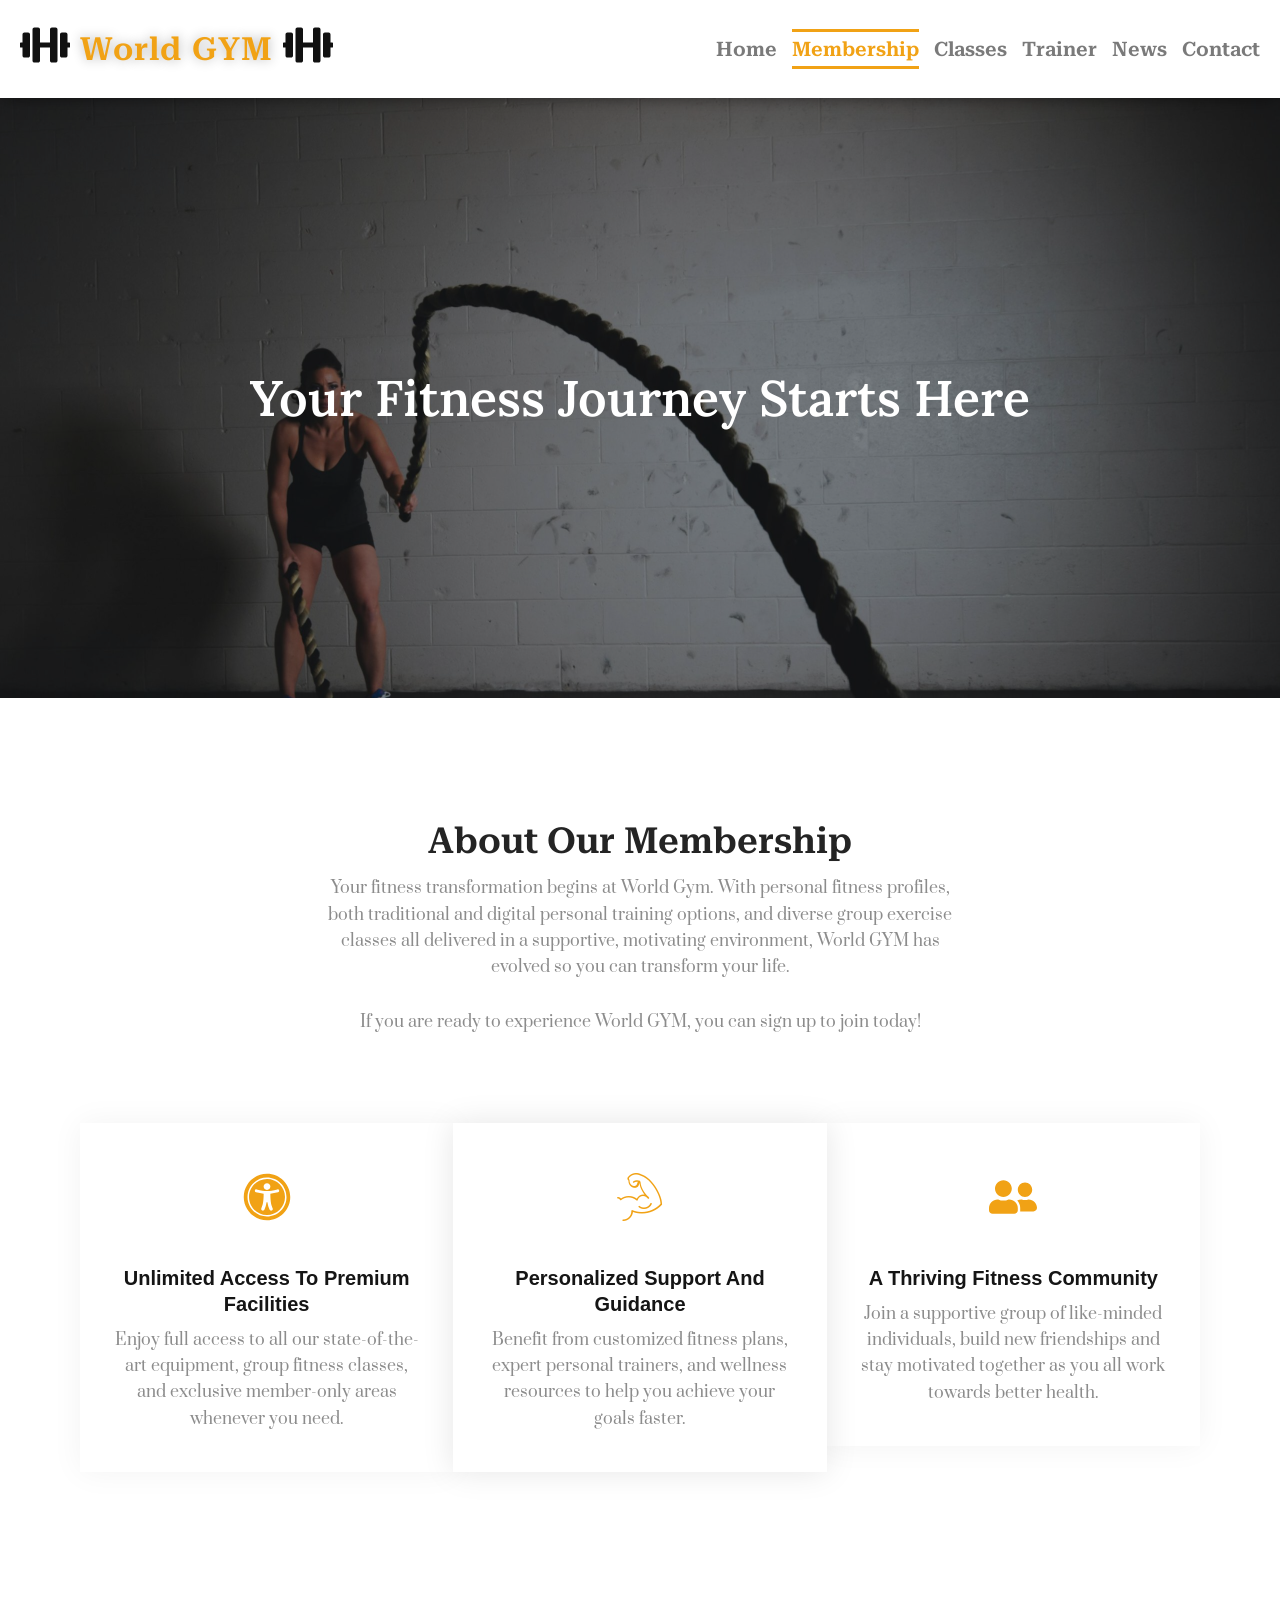
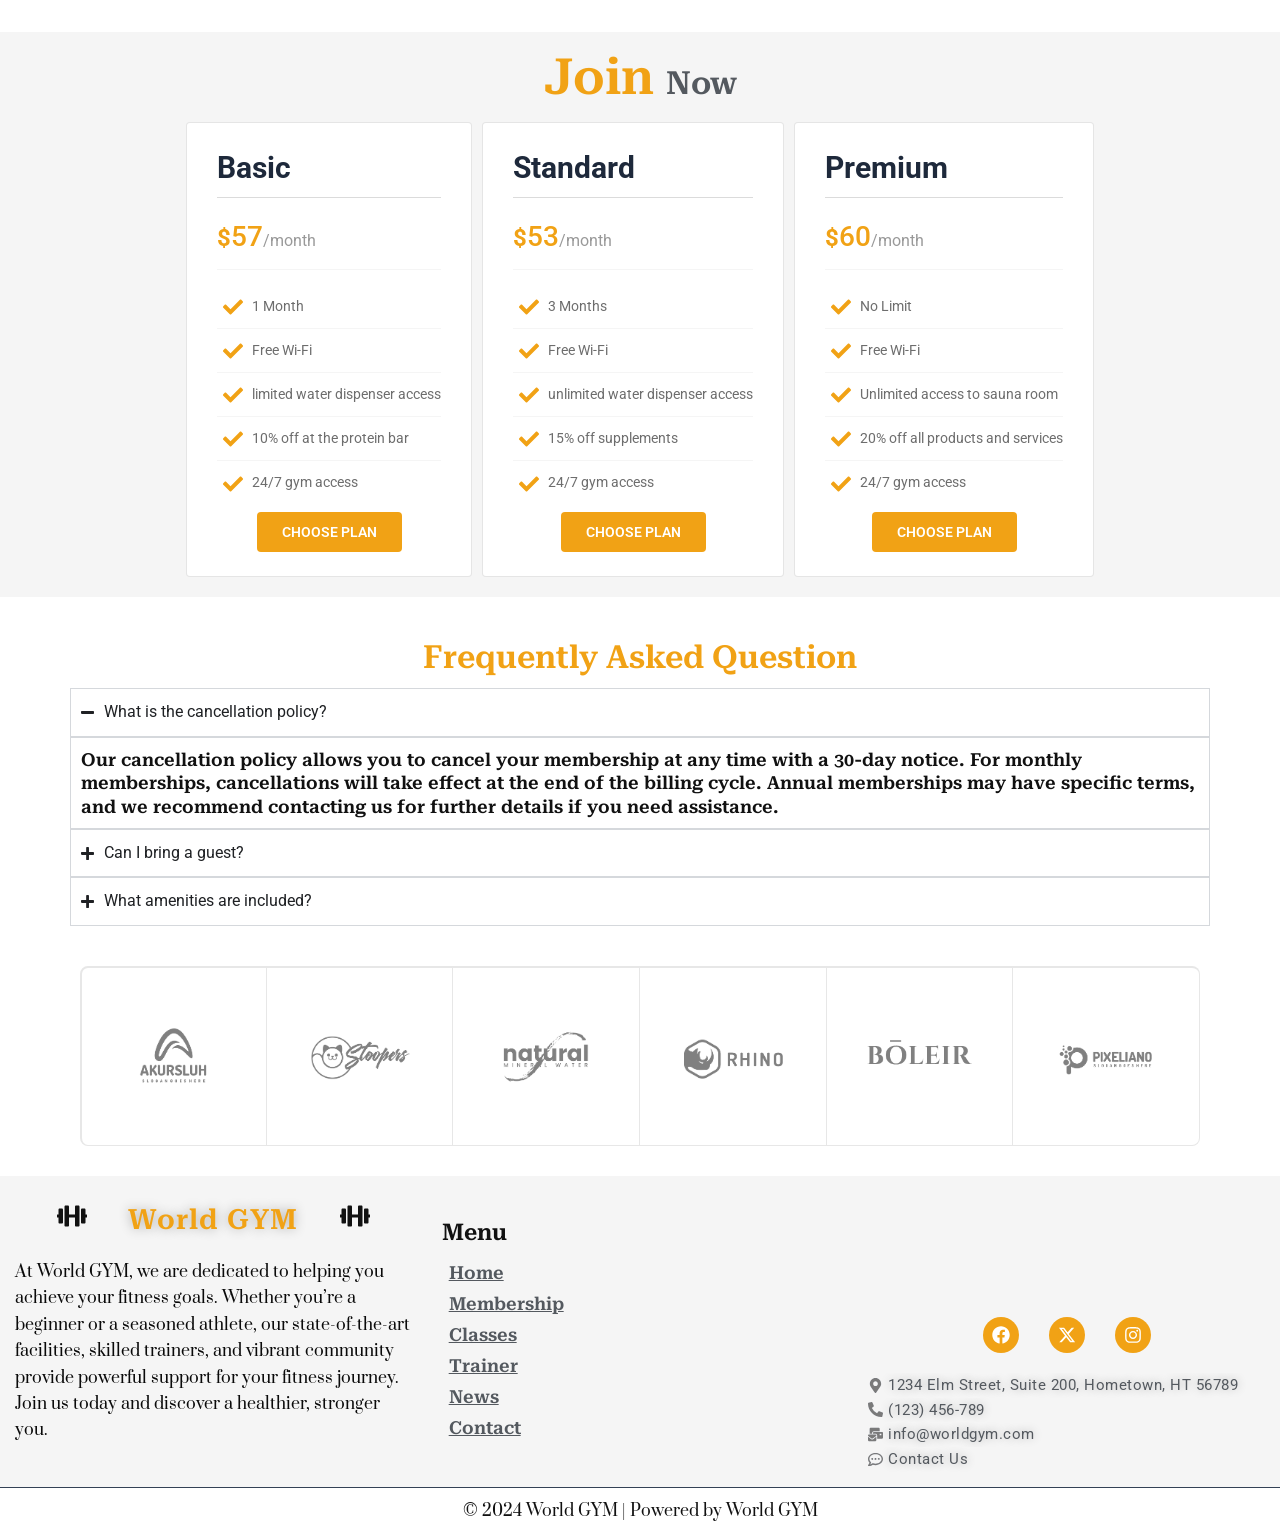
<file: membership/index.html>
<!DOCTYPE html>
<html lang="ja">
<head>
	<meta charset="UTF-8">
	<meta name="viewport" content="width=device-width, initial-scale=1">
	<link rel="profile" href="http://gmpg.org/xfn/11">
	<link rel="pingback" href="/xmlrpc.php">
	
<title>Membership | World GYM</title>
<meta name="robots" content="max-image-preview:large">
<link rel="alternate" type="application/rss+xml" title="World GYM &raquo; フィード" href="/feed/">
<link rel="alternate" type="application/rss+xml" title="World GYM &raquo; コメントフィード" href="/comments/feed/">
<meta name="description" content="Your Fitness Journey Starts Here  About Our MembershipYour fitness transformation begins at World Gym. With personal fitness profiles, both traditional and digital personal training options, and diverse group exercise classes all delivere">
<script>
window._wpemojiSettings = {"baseUrl":"https:\/\/s.w.org\/images\/core\/emoji\/15.0.3\/72x72\/","ext":".png","svgUrl":"https:\/\/s.w.org\/images\/core\/emoji\/15.0.3\/svg\/","svgExt":".svg","source":{"concatemoji":"\/wp-includes\/js\/wp-emoji-release.min.js?ver=6.6.2"}};
/*! This file is auto-generated */
!function(i,n){var o,s,e;function c(e){try{var t={supportTests:e,timestamp:(new Date).valueOf()};sessionStorage.setItem(o,JSON.stringify(t))}catch(e){}}function p(e,t,n){e.clearRect(0,0,e.canvas.width,e.canvas.height),e.fillText(t,0,0);var t=new Uint32Array(e.getImageData(0,0,e.canvas.width,e.canvas.height).data),r=(e.clearRect(0,0,e.canvas.width,e.canvas.height),e.fillText(n,0,0),new Uint32Array(e.getImageData(0,0,e.canvas.width,e.canvas.height).data));return t.every(function(e,t){return e===r[t]})}function u(e,t,n){switch(t){case"flag":return n(e,"🏳️‍⚧️","🏳️​⚧️")?!1:!n(e,"🇺🇳","🇺​🇳")&&!n(e,"🏴󠁧󠁢󠁥󠁮󠁧󠁿","🏴​󠁧​󠁢​󠁥​󠁮​󠁧​󠁿");case"emoji":return!n(e,"🐦‍⬛","🐦​⬛")}return!1}function f(e,t,n){var r="undefined"!=typeof WorkerGlobalScope&&self instanceof WorkerGlobalScope?new OffscreenCanvas(300,150):i.createElement("canvas"),a=r.getContext("2d",{willReadFrequently:!0}),o=(a.textBaseline="top",a.font="600 32px Arial",{});return e.forEach(function(e){o[e]=t(a,e,n)}),o}function t(e){var t=i.createElement("script");t.src=e,t.defer=!0,i.head.appendChild(t)}"undefined"!=typeof Promise&&(o="wpEmojiSettingsSupports",s=["flag","emoji"],n.supports={everything:!0,everythingExceptFlag:!0},e=new Promise(function(e){i.addEventListener("DOMContentLoaded",e,{once:!0})}),new Promise(function(t){var n=function(){try{var e=JSON.parse(sessionStorage.getItem(o));if("object"==typeof e&&"number"==typeof e.timestamp&&(new Date).valueOf()<e.timestamp+604800&&"object"==typeof e.supportTests)return e.supportTests}catch(e){}return null}();if(!n){if("undefined"!=typeof Worker&&"undefined"!=typeof OffscreenCanvas&&"undefined"!=typeof URL&&URL.createObjectURL&&"undefined"!=typeof Blob)try{var e="postMessage("+f.toString()+"("+[JSON.stringify(s),u.toString(),p.toString()].join(",")+"));",r=new Blob([e],{type:"text/javascript"}),a=new Worker(URL.createObjectURL(r),{name:"wpTestEmojiSupports"});return void(a.onmessage=function(e){c(n=e.data),a.terminate(),t(n)})}catch(e){}c(n=f(s,u,p))}t(n)}).then(function(e){for(var t in e)n.supports[t]=e[t],n.supports.everything=n.supports.everything&&n.supports[t],"flag"!==t&&(n.supports.everythingExceptFlag=n.supports.everythingExceptFlag&&n.supports[t]);n.supports.everythingExceptFlag=n.supports.everythingExceptFlag&&!n.supports.flag,n.DOMReady=!1,n.readyCallback=function(){n.DOMReady=!0}}).then(function(){return e}).then(function(){var e;n.supports.everything||(n.readyCallback(),(e=n.source||{}).concatemoji?t(e.concatemoji):e.wpemoji&&e.twemoji&&(t(e.twemoji),t(e.wpemoji)))}))}((window,document),window._wpemojiSettings);
</script>
<link rel="stylesheet" id="astra-theme-css-css" href="/wp-content/themes/Astra/assets/css/minified/main.min.css?ver=4.8.3" media="all">
<style id="astra-theme-css-inline-css">:root{--ast-post-nav-space:0;--ast-container-default-xlg-padding:2.5em;--ast-container-default-lg-padding:2.5em;--ast-container-default-slg-padding:2em;--ast-container-default-md-padding:2.5em;--ast-container-default-sm-padding:2.5em;--ast-container-default-xs-padding:2.4em;--ast-container-default-xxs-padding:1.8em;--ast-code-block-background:#ECEFF3;--ast-comment-inputs-background:#F9FAFB;--ast-normal-container-width:1200px;--ast-narrow-container-width:750px;--ast-blog-title-font-weight:600;--ast-blog-meta-weight:600;}html{font-size:100%;}a{color:var(--ast-global-color-0);}a:hover,a:focus{color:var(--ast-global-color-1);}body,button,input,select,textarea,.ast-button,.ast-custom-button{font-family:-apple-system,BlinkMacSystemFont,Segoe UI,Roboto,Oxygen-Sans,Ubuntu,Cantarell,Helvetica Neue,sans-serif;font-weight:400;font-size:16px;font-size:1rem;line-height:var(--ast-body-line-height,1.65);}blockquote{color:var(--ast-global-color-3);}h1,.entry-content h1,h2,.entry-content h2,h3,.entry-content h3,h4,.entry-content h4,h5,.entry-content h5,h6,.entry-content h6,.site-title,.site-title a{font-weight:600;}.site-title{font-size:26px;font-size:1.625rem;display:block;}.site-header .site-description{font-size:15px;font-size:0.9375rem;display:none;}.entry-title{font-size:20px;font-size:1.25rem;}.ast-blog-single-element.ast-taxonomy-container a{font-size:14px;font-size:0.875rem;}.ast-blog-meta-container{font-size:13px;font-size:0.8125rem;}.archive .ast-article-post .ast-article-inner,.blog .ast-article-post .ast-article-inner,.archive .ast-article-post .ast-article-inner:hover,.blog .ast-article-post .ast-article-inner:hover{border-top-left-radius:6px;border-top-right-radius:6px;border-bottom-right-radius:6px;border-bottom-left-radius:6px;overflow:hidden;}h1,.entry-content h1{font-size:36px;font-size:2.25rem;font-weight:600;line-height:1.4em;}h2,.entry-content h2{font-size:30px;font-size:1.875rem;font-weight:600;line-height:1.3em;}h3,.entry-content h3{font-size:24px;font-size:1.5rem;font-weight:600;line-height:1.3em;}h4,.entry-content h4{font-size:20px;font-size:1.25rem;line-height:1.2em;font-weight:600;}h5,.entry-content h5{font-size:18px;font-size:1.125rem;line-height:1.2em;font-weight:600;}h6,.entry-content h6{font-size:16px;font-size:1rem;line-height:1.25em;font-weight:600;}::selection{background-color:var(--ast-global-color-0);color:#ffffff;}body,h1,.entry-title a,.entry-content h1,h2,.entry-content h2,h3,.entry-content h3,h4,.entry-content h4,h5,.entry-content h5,h6,.entry-content h6{color:var(--ast-global-color-3);}.tagcloud a:hover,.tagcloud a:focus,.tagcloud a.current-item{color:#ffffff;border-color:var(--ast-global-color-0);background-color:var(--ast-global-color-0);}input:focus,input[type="text"]:focus,input[type="email"]:focus,input[type="url"]:focus,input[type="password"]:focus,input[type="reset"]:focus,input[type="search"]:focus,textarea:focus{border-color:var(--ast-global-color-0);}input[type="radio"]:checked,input[type=reset],input[type="checkbox"]:checked,input[type="checkbox"]:hover:checked,input[type="checkbox"]:focus:checked,input[type=range]::-webkit-slider-thumb{border-color:var(--ast-global-color-0);background-color:var(--ast-global-color-0);box-shadow:none;}.site-footer a:hover + .post-count,.site-footer a:focus + .post-count{background:var(--ast-global-color-0);border-color:var(--ast-global-color-0);}.single .nav-links .nav-previous,.single .nav-links .nav-next{color:var(--ast-global-color-0);}.entry-meta,.entry-meta *{line-height:1.45;color:var(--ast-global-color-0);font-weight:600;}.entry-meta a:not(.ast-button):hover,.entry-meta a:not(.ast-button):hover *,.entry-meta a:not(.ast-button):focus,.entry-meta a:not(.ast-button):focus *,.page-links > .page-link,.page-links .page-link:hover,.post-navigation a:hover{color:var(--ast-global-color-1);}#cat option,.secondary .calendar_wrap thead a,.secondary .calendar_wrap thead a:visited{color:var(--ast-global-color-0);}.secondary .calendar_wrap #today,.ast-progress-val span{background:var(--ast-global-color-0);}.secondary a:hover + .post-count,.secondary a:focus + .post-count{background:var(--ast-global-color-0);border-color:var(--ast-global-color-0);}.calendar_wrap #today > a{color:#ffffff;}.page-links .page-link,.single .post-navigation a{color:var(--ast-global-color-3);}.ast-search-menu-icon .search-form button.search-submit{padding:0 4px;}.ast-search-menu-icon form.search-form{padding-right:0;}.ast-search-menu-icon.slide-search input.search-field{width:0;}.ast-header-search .ast-search-menu-icon.ast-dropdown-active .search-form,.ast-header-search .ast-search-menu-icon.ast-dropdown-active .search-field:focus{transition:all 0.2s;}.search-form input.search-field:focus{outline:none;}.ast-search-menu-icon .search-form button.search-submit:focus,.ast-theme-transparent-header .ast-header-search .ast-dropdown-active .ast-icon,.ast-theme-transparent-header .ast-inline-search .search-field:focus .ast-icon{color:var(--ast-global-color-1);}.ast-header-search .slide-search .search-form{border:2px solid var(--ast-global-color-0);}.ast-header-search .slide-search .search-field{background-color:#fff;}.ast-archive-title{color:var(--ast-global-color-2);}.widget-title{font-size:22px;font-size:1.375rem;color:var(--ast-global-color-2);}.ast-single-post .entry-content a,.ast-comment-content a:not(.ast-comment-edit-reply-wrap a){text-decoration:underline;}.ast-single-post .elementor-button-wrapper .elementor-button,.ast-single-post .entry-content .uagb-tab a,.ast-single-post .entry-content .uagb-ifb-cta a,.ast-single-post .entry-content .uabb-module-content a,.ast-single-post .entry-content .uagb-post-grid a,.ast-single-post .entry-content .uagb-timeline a,.ast-single-post .entry-content .uagb-toc__wrap a,.ast-single-post .entry-content .uagb-taxomony-box a,.ast-single-post .entry-content .woocommerce a,.entry-content .wp-block-latest-posts > li > a,.ast-single-post .entry-content .wp-block-file__button,li.ast-post-filter-single,.ast-single-post .ast-comment-content .comment-reply-link,.ast-single-post .ast-comment-content .comment-edit-link{text-decoration:none;}.ast-search-menu-icon.slide-search a:focus-visible:focus-visible,.astra-search-icon:focus-visible,#close:focus-visible,a:focus-visible,.ast-menu-toggle:focus-visible,.site .skip-link:focus-visible,.wp-block-loginout input:focus-visible,.wp-block-search.wp-block-search__button-inside .wp-block-search__inside-wrapper,.ast-header-navigation-arrow:focus-visible,.woocommerce .wc-proceed-to-checkout > .checkout-button:focus-visible,.woocommerce .woocommerce-MyAccount-navigation ul li a:focus-visible,.ast-orders-table__row .ast-orders-table__cell:focus-visible,.woocommerce .woocommerce-order-details .order-again > .button:focus-visible,.woocommerce .woocommerce-message a.button.wc-forward:focus-visible,.woocommerce #minus_qty:focus-visible,.woocommerce #plus_qty:focus-visible,a#ast-apply-coupon:focus-visible,.woocommerce .woocommerce-info a:focus-visible,.woocommerce .astra-shop-summary-wrap a:focus-visible,.woocommerce a.wc-forward:focus-visible,#ast-apply-coupon:focus-visible,.woocommerce-js .woocommerce-mini-cart-item a.remove:focus-visible,#close:focus-visible,.button.search-submit:focus-visible,#search_submit:focus,.normal-search:focus-visible,.ast-header-account-wrap:focus-visible,.woocommerce .ast-on-card-button.ast-quick-view-trigger:focus{outline-style:dotted;outline-color:inherit;outline-width:thin;}input:focus,input[type="text"]:focus,input[type="email"]:focus,input[type="url"]:focus,input[type="password"]:focus,input[type="reset"]:focus,input[type="search"]:focus,input[type="number"]:focus,textarea:focus,.wp-block-search__input:focus,[data-section="section-header-mobile-trigger"] .ast-button-wrap .ast-mobile-menu-trigger-minimal:focus,.ast-mobile-popup-drawer.active .menu-toggle-close:focus,.woocommerce-ordering select.orderby:focus,#ast-scroll-top:focus,#coupon_code:focus,.woocommerce-page #comment:focus,.woocommerce #reviews #respond input#submit:focus,.woocommerce a.add_to_cart_button:focus,.woocommerce .button.single_add_to_cart_button:focus,.woocommerce .woocommerce-cart-form button:focus,.woocommerce .woocommerce-cart-form__cart-item .quantity .qty:focus,.woocommerce .woocommerce-billing-fields .woocommerce-billing-fields__field-wrapper .woocommerce-input-wrapper > .input-text:focus,.woocommerce #order_comments:focus,.woocommerce #place_order:focus,.woocommerce .woocommerce-address-fields .woocommerce-address-fields__field-wrapper .woocommerce-input-wrapper > .input-text:focus,.woocommerce .woocommerce-MyAccount-content form button:focus,.woocommerce .woocommerce-MyAccount-content .woocommerce-EditAccountForm .woocommerce-form-row .woocommerce-Input.input-text:focus,.woocommerce .ast-woocommerce-container .woocommerce-pagination ul.page-numbers li a:focus,body #content .woocommerce form .form-row .select2-container--default .select2-selection--single:focus,#ast-coupon-code:focus,.woocommerce.woocommerce-js .quantity input[type=number]:focus,.woocommerce-js .woocommerce-mini-cart-item .quantity input[type=number]:focus,.woocommerce p#ast-coupon-trigger:focus{border-style:dotted;border-color:inherit;border-width:thin;}input{outline:none;}.ast-logo-title-inline .site-logo-img{padding-right:1em;}body .ast-oembed-container *{position:absolute;top:0;width:100%;height:100%;left:0;}body .wp-block-embed-pocket-casts .ast-oembed-container *{position:unset;}.ast-single-post-featured-section + article {margin-top: 2em;}.site-content .ast-single-post-featured-section img {width: 100%;overflow: hidden;object-fit: cover;}.ast-separate-container .site-content .ast-single-post-featured-section + article {margin-top: -80px;z-index: 9;position: relative;border-radius: 4px;}@media (min-width: 922px) {.ast-no-sidebar .site-content .ast-article-image-container--wide {margin-left: -120px;margin-right: -120px;max-width: unset;width: unset;}.ast-left-sidebar .site-content .ast-article-image-container--wide,.ast-right-sidebar .site-content .ast-article-image-container--wide {margin-left: -10px;margin-right: -10px;}.site-content .ast-article-image-container--full {margin-left: calc( -50vw + 50%);margin-right: calc( -50vw + 50%);max-width: 100vw;width: 100vw;}.ast-left-sidebar .site-content .ast-article-image-container--full,.ast-right-sidebar .site-content .ast-article-image-container--full {margin-left: -10px;margin-right: -10px;max-width: inherit;width: auto;}}.site > .ast-single-related-posts-container {margin-top: 0;}@media (min-width: 922px) {.ast-desktop .ast-container--narrow {max-width: var(--ast-narrow-container-width);margin: 0 auto;}}.ast-page-builder-template .hentry {margin: 0;}.ast-page-builder-template .site-content > .ast-container {max-width: 100%;padding: 0;}.ast-page-builder-template .site .site-content #primary {padding: 0;margin: 0;}.ast-page-builder-template .no-results {text-align: center;margin: 4em auto;}.ast-page-builder-template .ast-pagination {padding: 2em;}.ast-page-builder-template .entry-header.ast-no-title.ast-no-thumbnail {margin-top: 0;}.ast-page-builder-template .entry-header.ast-header-without-markup {margin-top: 0;margin-bottom: 0;}.ast-page-builder-template .entry-header.ast-no-title.ast-no-meta {margin-bottom: 0;}.ast-page-builder-template.single .post-navigation {padding-bottom: 2em;}.ast-page-builder-template.single-post .site-content > .ast-container {max-width: 100%;}.ast-page-builder-template .entry-header {margin-top: 2em;margin-left: auto;margin-right: auto;}.ast-page-builder-template .ast-archive-description {margin: 2em auto 0;padding-left: 20px;padding-right: 20px;}.ast-page-builder-template .ast-row {margin-left: 0;margin-right: 0;}.single.ast-page-builder-template .entry-header + .entry-content,.single.ast-page-builder-template .ast-single-entry-banner + .site-content article .entry-content {margin-bottom: 2em;}@media(min-width: 921px) {.ast-page-builder-template.archive.ast-right-sidebar .ast-row article,.ast-page-builder-template.archive.ast-left-sidebar .ast-row article {padding-left: 0;padding-right: 0;}}input[type="text"],input[type="number"],input[type="email"],input[type="url"],input[type="password"],input[type="search"],input[type=reset],input[type=tel],input[type=date],select,textarea{font-size:16px;font-style:normal;font-weight:400;line-height:24px;width:100%;padding:12px 16px;border-radius:4px;box-shadow:0px 1px 2px 0px rgba(0,0,0,0.05);color:var(--ast-form-input-text,#475569);}input[type="text"],input[type="number"],input[type="email"],input[type="url"],input[type="password"],input[type="search"],input[type=reset],input[type=tel],input[type=date],select{height:40px;}input[type="date"]{border-width:1px;border-style:solid;border-color:var(--ast-border-color);}input[type="text"]:focus,input[type="number"]:focus,input[type="email"]:focus,input[type="url"]:focus,input[type="password"]:focus,input[type="search"]:focus,input[type=reset]:focus,input[type="tel"]:focus,input[type="date"]:focus,select:focus,textarea:focus{border-color:#046BD2;box-shadow:none;outline:none;color:var(--ast-form-input-focus-text,#475569);}label,legend{color:#111827;font-size:14px;font-style:normal;font-weight:500;line-height:20px;}select{padding:6px 10px;}fieldset{padding:30px;border-radius:4px;}button,.ast-button,.button,input[type="button"],input[type="reset"],input[type="submit"]{border-radius:4px;box-shadow:0px 1px 2px 0px rgba(0,0,0,0.05);}:root{--ast-comment-inputs-background:#FFF;}::placeholder{color:var(--ast-form-field-color,#9CA3AF);}::-ms-input-placeholder{color:var(--ast-form-field-color,#9CA3AF);}@media (max-width:921.9px){#ast-desktop-header{display:none;}}@media (min-width:922px){#ast-mobile-header{display:none;}}.wp-block-buttons.aligncenter{justify-content:center;}@media (max-width:921px){.ast-theme-transparent-header #primary,.ast-theme-transparent-header #secondary{padding:0;}}@media (max-width:921px){.ast-plain-container.ast-no-sidebar #primary{padding:0;}}.ast-plain-container.ast-no-sidebar #primary{margin-top:0;margin-bottom:0;}.wp-block-button.is-style-outline .wp-block-button__link{border-color:var(--ast-global-color-0);}div.wp-block-button.is-style-outline > .wp-block-button__link:not(.has-text-color),div.wp-block-button.wp-block-button__link.is-style-outline:not(.has-text-color){color:var(--ast-global-color-0);}.wp-block-button.is-style-outline .wp-block-button__link:hover,.wp-block-buttons .wp-block-button.is-style-outline .wp-block-button__link:focus,.wp-block-buttons .wp-block-button.is-style-outline > .wp-block-button__link:not(.has-text-color):hover,.wp-block-buttons .wp-block-button.wp-block-button__link.is-style-outline:not(.has-text-color):hover{color:#ffffff;background-color:var(--ast-global-color-1);border-color:var(--ast-global-color-1);}.post-page-numbers.current .page-link,.ast-pagination .page-numbers.current{color:#ffffff;border-color:var(--ast-global-color-0);background-color:var(--ast-global-color-0);}.wp-block-buttons .wp-block-button.is-style-outline .wp-block-button__link.wp-element-button,.ast-outline-button,.wp-block-uagb-buttons-child .uagb-buttons-repeater.ast-outline-button{border-color:var(--ast-global-color-0);border-top-width:2px;border-right-width:2px;border-bottom-width:2px;border-left-width:2px;font-family:inherit;font-weight:500;font-size:16px;font-size:1rem;line-height:1em;padding-top:13px;padding-right:30px;padding-bottom:13px;padding-left:30px;}.wp-block-buttons .wp-block-button.is-style-outline > .wp-block-button__link:not(.has-text-color),.wp-block-buttons .wp-block-button.wp-block-button__link.is-style-outline:not(.has-text-color),.ast-outline-button{color:var(--ast-global-color-0);}.wp-block-button.is-style-outline .wp-block-button__link:hover,.wp-block-buttons .wp-block-button.is-style-outline .wp-block-button__link:focus,.wp-block-buttons .wp-block-button.is-style-outline > .wp-block-button__link:not(.has-text-color):hover,.wp-block-buttons .wp-block-button.wp-block-button__link.is-style-outline:not(.has-text-color):hover,.ast-outline-button:hover,.ast-outline-button:focus,.wp-block-uagb-buttons-child .uagb-buttons-repeater.ast-outline-button:hover,.wp-block-uagb-buttons-child .uagb-buttons-repeater.ast-outline-button:focus{color:#ffffff;background-color:var(--ast-global-color-1);border-color:var(--ast-global-color-1);}.ast-single-post .entry-content a.ast-outline-button,.ast-single-post .entry-content .is-style-outline>.wp-block-button__link{text-decoration:none;}.wp-block-button .wp-block-button__link.wp-element-button.is-style-outline:not(.has-background),.wp-block-button.is-style-outline>.wp-block-button__link.wp-element-button:not(.has-background),.ast-outline-button{background-color:transparent;}.uagb-buttons-repeater.ast-outline-button{border-radius:9999px;}@media (max-width:921px){.wp-block-buttons .wp-block-button.is-style-outline .wp-block-button__link.wp-element-button,.ast-outline-button,.wp-block-uagb-buttons-child .uagb-buttons-repeater.ast-outline-button{padding-top:12px;padding-right:28px;padding-bottom:12px;padding-left:28px;}}@media (max-width:544px){.wp-block-buttons .wp-block-button.is-style-outline .wp-block-button__link.wp-element-button,.ast-outline-button,.wp-block-uagb-buttons-child .uagb-buttons-repeater.ast-outline-button{padding-top:10px;padding-right:24px;padding-bottom:10px;padding-left:24px;}}.entry-content[data-ast-blocks-layout] > figure{margin-bottom:1em;}h1.widget-title{font-weight:600;}h2.widget-title{font-weight:600;}h3.widget-title{font-weight:600;}#page{display:flex;flex-direction:column;min-height:100vh;}.ast-404-layout-1 h1.page-title{color:var(--ast-global-color-2);}.single .post-navigation a{line-height:1em;height:inherit;}.error-404 .page-sub-title{font-size:1.5rem;font-weight:inherit;}.search .site-content .content-area .search-form{margin-bottom:0;}#page .site-content{flex-grow:1;}.widget{margin-bottom:1.25em;}#secondary li{line-height:1.5em;}#secondary .wp-block-group h2{margin-bottom:0.7em;}#secondary h2{font-size:1.7rem;}.ast-separate-container .ast-article-post,.ast-separate-container .ast-article-single,.ast-separate-container .comment-respond{padding:3em;}.ast-separate-container .ast-article-single .ast-article-single{padding:0;}.ast-article-single .wp-block-post-template-is-layout-grid{padding-left:0;}.ast-separate-container .comments-title,.ast-narrow-container .comments-title{padding:1.5em 2em;}.ast-page-builder-template .comment-form-textarea,.ast-comment-formwrap .ast-grid-common-col{padding:0;}.ast-comment-formwrap{padding:0;display:inline-flex;column-gap:20px;width:100%;margin-left:0;margin-right:0;}.comments-area textarea#comment:focus,.comments-area textarea#comment:active,.comments-area .ast-comment-formwrap input[type="text"]:focus,.comments-area .ast-comment-formwrap input[type="text"]:active {box-shadow:none;outline:none;}.archive.ast-page-builder-template .entry-header{margin-top:2em;}.ast-page-builder-template .ast-comment-formwrap{width:100%;}.entry-title{margin-bottom:0.6em;}.ast-archive-description p{font-size:inherit;font-weight:inherit;line-height:inherit;}.ast-separate-container .ast-comment-list li.depth-1,.hentry{margin-bottom:1.5em;}.site-content section.ast-archive-description{margin-bottom:2em;}@media (min-width:921px){.ast-left-sidebar.ast-page-builder-template #secondary,.archive.ast-right-sidebar.ast-page-builder-template .site-main{padding-left:20px;padding-right:20px;}}@media (max-width:544px){.ast-comment-formwrap.ast-row{column-gap:10px;display:inline-block;}#ast-commentform .ast-grid-common-col{position:relative;width:100%;}}@media (min-width:1201px){.ast-separate-container .ast-article-post,.ast-separate-container .ast-article-single,.ast-separate-container .ast-author-box,.ast-separate-container .ast-404-layout-1,.ast-separate-container .no-results{padding:3em;}}@media (max-width:921px){.ast-separate-container #primary,.ast-separate-container #secondary{padding:1.5em 0;}#primary,#secondary{padding:1.5em 0;margin:0;}.ast-left-sidebar #content > .ast-container{display:flex;flex-direction:column-reverse;width:100%;}}@media (min-width:922px){.ast-separate-container.ast-right-sidebar #primary,.ast-separate-container.ast-left-sidebar #primary{border:0;}.search-no-results.ast-separate-container #primary{margin-bottom:4em;}}.wp-block-button .wp-block-button__link{color:#ffffff;}.wp-block-button .wp-block-button__link:hover,.wp-block-button .wp-block-button__link:focus{color:#ffffff;background-color:var(--ast-global-color-1);border-color:var(--ast-global-color-1);}.elementor-widget-heading h1.elementor-heading-title{line-height:1.4em;}.elementor-widget-heading h2.elementor-heading-title{line-height:1.3em;}.elementor-widget-heading h3.elementor-heading-title{line-height:1.3em;}.elementor-widget-heading h4.elementor-heading-title{line-height:1.2em;}.elementor-widget-heading h5.elementor-heading-title{line-height:1.2em;}.elementor-widget-heading h6.elementor-heading-title{line-height:1.25em;}.wp-block-button .wp-block-button__link,.wp-block-search .wp-block-search__button,body .wp-block-file .wp-block-file__button{border-color:var(--ast-global-color-0);background-color:var(--ast-global-color-0);color:#ffffff;font-family:inherit;font-weight:500;line-height:1em;font-size:16px;font-size:1rem;padding-top:15px;padding-right:30px;padding-bottom:15px;padding-left:30px;}.ast-single-post .entry-content .wp-block-button .wp-block-button__link,.ast-single-post .entry-content .wp-block-search .wp-block-search__button,body .entry-content .wp-block-file .wp-block-file__button{text-decoration:none;}@media (max-width:921px){.wp-block-button .wp-block-button__link,.wp-block-search .wp-block-search__button,body .wp-block-file .wp-block-file__button{padding-top:14px;padding-right:28px;padding-bottom:14px;padding-left:28px;}}@media (max-width:544px){.wp-block-button .wp-block-button__link,.wp-block-search .wp-block-search__button,body .wp-block-file .wp-block-file__button{padding-top:12px;padding-right:24px;padding-bottom:12px;padding-left:24px;}}.menu-toggle,button,.ast-button,.ast-custom-button,.button,input#submit,input[type="button"],input[type="submit"],input[type="reset"],#comments .submit,.search .search-submit,form[CLASS*="wp-block-search__"].wp-block-search .wp-block-search__inside-wrapper .wp-block-search__button,body .wp-block-file .wp-block-file__button,.search .search-submit,.woocommerce-js a.button,.woocommerce button.button,.woocommerce .woocommerce-message a.button,.woocommerce #respond input#submit.alt,.woocommerce input.button.alt,.woocommerce input.button,.woocommerce input.button:disabled,.woocommerce input.button:disabled[disabled],.woocommerce input.button:disabled:hover,.woocommerce input.button:disabled[disabled]:hover,.woocommerce #respond input#submit,.woocommerce button.button.alt.disabled,.wc-block-grid__products .wc-block-grid__product .wp-block-button__link,.wc-block-grid__product-onsale,[CLASS*="wc-block"] button,.woocommerce-js .astra-cart-drawer .astra-cart-drawer-content .woocommerce-mini-cart__buttons .button:not(.checkout):not(.ast-continue-shopping),.woocommerce-js .astra-cart-drawer .astra-cart-drawer-content .woocommerce-mini-cart__buttons a.checkout,.woocommerce button.button.alt.disabled.wc-variation-selection-needed,[CLASS*="wc-block"] .wc-block-components-button{border-style:solid;border-top-width:0;border-right-width:0;border-left-width:0;border-bottom-width:0;color:#ffffff;border-color:var(--ast-global-color-0);background-color:var(--ast-global-color-0);padding-top:15px;padding-right:30px;padding-bottom:15px;padding-left:30px;font-family:inherit;font-weight:500;font-size:16px;font-size:1rem;line-height:1em;}button:focus,.menu-toggle:hover,button:hover,.ast-button:hover,.ast-custom-button:hover .button:hover,.ast-custom-button:hover ,input[type=reset]:hover,input[type=reset]:focus,input#submit:hover,input#submit:focus,input[type="button"]:hover,input[type="button"]:focus,input[type="submit"]:hover,input[type="submit"]:focus,form[CLASS*="wp-block-search__"].wp-block-search .wp-block-search__inside-wrapper .wp-block-search__button:hover,form[CLASS*="wp-block-search__"].wp-block-search .wp-block-search__inside-wrapper .wp-block-search__button:focus,body .wp-block-file .wp-block-file__button:hover,body .wp-block-file .wp-block-file__button:focus,.woocommerce-js a.button:hover,.woocommerce button.button:hover,.woocommerce .woocommerce-message a.button:hover,.woocommerce #respond input#submit:hover,.woocommerce #respond input#submit.alt:hover,.woocommerce input.button.alt:hover,.woocommerce input.button:hover,.woocommerce button.button.alt.disabled:hover,.wc-block-grid__products .wc-block-grid__product .wp-block-button__link:hover,[CLASS*="wc-block"] button:hover,.woocommerce-js .astra-cart-drawer .astra-cart-drawer-content .woocommerce-mini-cart__buttons .button:not(.checkout):not(.ast-continue-shopping):hover,.woocommerce-js .astra-cart-drawer .astra-cart-drawer-content .woocommerce-mini-cart__buttons a.checkout:hover,.woocommerce button.button.alt.disabled.wc-variation-selection-needed:hover,[CLASS*="wc-block"] .wc-block-components-button:hover,[CLASS*="wc-block"] .wc-block-components-button:focus{color:#ffffff;background-color:var(--ast-global-color-1);border-color:var(--ast-global-color-1);}form[CLASS*="wp-block-search__"].wp-block-search .wp-block-search__inside-wrapper .wp-block-search__button.has-icon{padding-top:calc(15px - 3px);padding-right:calc(30px - 3px);padding-bottom:calc(15px - 3px);padding-left:calc(30px - 3px);}@media (max-width:921px){.menu-toggle,button,.ast-button,.ast-custom-button,.button,input#submit,input[type="button"],input[type="submit"],input[type="reset"],#comments .submit,.search .search-submit,form[CLASS*="wp-block-search__"].wp-block-search .wp-block-search__inside-wrapper .wp-block-search__button,body .wp-block-file .wp-block-file__button,.search .search-submit,.woocommerce-js a.button,.woocommerce button.button,.woocommerce .woocommerce-message a.button,.woocommerce #respond input#submit.alt,.woocommerce input.button.alt,.woocommerce input.button,.woocommerce input.button:disabled,.woocommerce input.button:disabled[disabled],.woocommerce input.button:disabled:hover,.woocommerce input.button:disabled[disabled]:hover,.woocommerce #respond input#submit,.woocommerce button.button.alt.disabled,.wc-block-grid__products .wc-block-grid__product .wp-block-button__link,.wc-block-grid__product-onsale,[CLASS*="wc-block"] button,.woocommerce-js .astra-cart-drawer .astra-cart-drawer-content .woocommerce-mini-cart__buttons .button:not(.checkout):not(.ast-continue-shopping),.woocommerce-js .astra-cart-drawer .astra-cart-drawer-content .woocommerce-mini-cart__buttons a.checkout,.woocommerce button.button.alt.disabled.wc-variation-selection-needed,[CLASS*="wc-block"] .wc-block-components-button{padding-top:14px;padding-right:28px;padding-bottom:14px;padding-left:28px;}}@media (max-width:544px){.menu-toggle,button,.ast-button,.ast-custom-button,.button,input#submit,input[type="button"],input[type="submit"],input[type="reset"],#comments .submit,.search .search-submit,form[CLASS*="wp-block-search__"].wp-block-search .wp-block-search__inside-wrapper .wp-block-search__button,body .wp-block-file .wp-block-file__button,.search .search-submit,.woocommerce-js a.button,.woocommerce button.button,.woocommerce .woocommerce-message a.button,.woocommerce #respond input#submit.alt,.woocommerce input.button.alt,.woocommerce input.button,.woocommerce input.button:disabled,.woocommerce input.button:disabled[disabled],.woocommerce input.button:disabled:hover,.woocommerce input.button:disabled[disabled]:hover,.woocommerce #respond input#submit,.woocommerce button.button.alt.disabled,.wc-block-grid__products .wc-block-grid__product .wp-block-button__link,.wc-block-grid__product-onsale,[CLASS*="wc-block"] button,.woocommerce-js .astra-cart-drawer .astra-cart-drawer-content .woocommerce-mini-cart__buttons .button:not(.checkout):not(.ast-continue-shopping),.woocommerce-js .astra-cart-drawer .astra-cart-drawer-content .woocommerce-mini-cart__buttons a.checkout,.woocommerce button.button.alt.disabled.wc-variation-selection-needed,[CLASS*="wc-block"] .wc-block-components-button{padding-top:12px;padding-right:24px;padding-bottom:12px;padding-left:24px;}}@media (max-width:921px){.ast-mobile-header-stack .main-header-bar .ast-search-menu-icon{display:inline-block;}.ast-header-break-point.ast-header-custom-item-outside .ast-mobile-header-stack .main-header-bar .ast-search-icon{margin:0;}.ast-comment-avatar-wrap img{max-width:2.5em;}.ast-comment-meta{padding:0 1.8888em 1.3333em;}}@media (min-width:544px){.ast-container{max-width:100%;}}@media (max-width:544px){.ast-separate-container .ast-article-post,.ast-separate-container .ast-article-single,.ast-separate-container .comments-title,.ast-separate-container .ast-archive-description{padding:1.5em 1em;}.ast-separate-container #content .ast-container{padding-left:0.54em;padding-right:0.54em;}.ast-separate-container .ast-comment-list .bypostauthor{padding:.5em;}.ast-search-menu-icon.ast-dropdown-active .search-field{width:170px;}} #ast-mobile-header .ast-site-header-cart-li a{pointer-events:none;}.ast-separate-container{background-color:var(--ast-global-color-4);}@media (max-width:921px){.site-title{display:block;}.site-header .site-description{display:none;}h1,.entry-content h1{font-size:30px;}h2,.entry-content h2{font-size:25px;}h3,.entry-content h3{font-size:20px;}}@media (max-width:544px){.site-title{display:block;}.site-header .site-description{display:none;}h1,.entry-content h1{font-size:30px;}h2,.entry-content h2{font-size:25px;}h3,.entry-content h3{font-size:20px;}}@media (max-width:921px){html{font-size:91.2%;}}@media (max-width:544px){html{font-size:91.2%;}}@media (min-width:922px){.ast-container{max-width:1240px;}}@media (min-width:922px){.site-content .ast-container{display:flex;}}@media (max-width:921px){.site-content .ast-container{flex-direction:column;}}.entry-content h1,.entry-content h2,.entry-content h3,.entry-content h4,.entry-content h5,.entry-content h6{clear:none;}@media (min-width:922px){.main-header-menu .sub-menu .menu-item.ast-left-align-sub-menu:hover > .sub-menu,.main-header-menu .sub-menu .menu-item.ast-left-align-sub-menu.focus > .sub-menu{margin-left:-0px;}}.entry-content li > p{margin-bottom:0;}.site .comments-area{padding-bottom:2em;margin-top:2em;}.wp-block-file {display: flex;align-items: center;flex-wrap: wrap;justify-content: space-between;}.wp-block-pullquote {border: none;}.wp-block-pullquote blockquote::before {content: "\201D";font-family: "Helvetica",sans-serif;display: flex;transform: rotate( 180deg );font-size: 6rem;font-style: normal;line-height: 1;font-weight: bold;align-items: center;justify-content: center;}.has-text-align-right > blockquote::before {justify-content: flex-start;}.has-text-align-left > blockquote::before {justify-content: flex-end;}figure.wp-block-pullquote.is-style-solid-color blockquote {max-width: 100%;text-align: inherit;}:root {--wp--custom--ast-default-block-top-padding: 3em;--wp--custom--ast-default-block-right-padding: 3em;--wp--custom--ast-default-block-bottom-padding: 3em;--wp--custom--ast-default-block-left-padding: 3em;--wp--custom--ast-container-width: 1200px;--wp--custom--ast-content-width-size: 1200px;--wp--custom--ast-wide-width-size: calc(1200px + var(--wp--custom--ast-default-block-left-padding) + var(--wp--custom--ast-default-block-right-padding));}.ast-narrow-container {--wp--custom--ast-content-width-size: 750px;--wp--custom--ast-wide-width-size: 750px;}@media(max-width: 921px) {:root {--wp--custom--ast-default-block-top-padding: 3em;--wp--custom--ast-default-block-right-padding: 2em;--wp--custom--ast-default-block-bottom-padding: 3em;--wp--custom--ast-default-block-left-padding: 2em;}}@media(max-width: 544px) {:root {--wp--custom--ast-default-block-top-padding: 3em;--wp--custom--ast-default-block-right-padding: 1.5em;--wp--custom--ast-default-block-bottom-padding: 3em;--wp--custom--ast-default-block-left-padding: 1.5em;}}.entry-content > .wp-block-group,.entry-content > .wp-block-cover,.entry-content > .wp-block-columns {padding-top: var(--wp--custom--ast-default-block-top-padding);padding-right: var(--wp--custom--ast-default-block-right-padding);padding-bottom: var(--wp--custom--ast-default-block-bottom-padding);padding-left: var(--wp--custom--ast-default-block-left-padding);}.ast-plain-container.ast-no-sidebar .entry-content > .alignfull,.ast-page-builder-template .ast-no-sidebar .entry-content > .alignfull {margin-left: calc( -50vw + 50%);margin-right: calc( -50vw + 50%);max-width: 100vw;width: 100vw;}.ast-plain-container.ast-no-sidebar .entry-content .alignfull .alignfull,.ast-page-builder-template.ast-no-sidebar .entry-content .alignfull .alignfull,.ast-plain-container.ast-no-sidebar .entry-content .alignfull .alignwide,.ast-page-builder-template.ast-no-sidebar .entry-content .alignfull .alignwide,.ast-plain-container.ast-no-sidebar .entry-content .alignwide .alignfull,.ast-page-builder-template.ast-no-sidebar .entry-content .alignwide .alignfull,.ast-plain-container.ast-no-sidebar .entry-content .alignwide .alignwide,.ast-page-builder-template.ast-no-sidebar .entry-content .alignwide .alignwide,.ast-plain-container.ast-no-sidebar .entry-content .wp-block-column .alignfull,.ast-page-builder-template.ast-no-sidebar .entry-content .wp-block-column .alignfull,.ast-plain-container.ast-no-sidebar .entry-content .wp-block-column .alignwide,.ast-page-builder-template.ast-no-sidebar .entry-content .wp-block-column .alignwide {margin-left: auto;margin-right: auto;width: 100%;}[data-ast-blocks-layout] .wp-block-separator:not(.is-style-dots) {height: 0;}[data-ast-blocks-layout] .wp-block-separator {margin: 20px auto;}[data-ast-blocks-layout] .wp-block-separator:not(.is-style-wide):not(.is-style-dots) {max-width: 100px;}[data-ast-blocks-layout] .wp-block-separator.has-background {padding: 0;}.entry-content[data-ast-blocks-layout] > * {max-width: var(--wp--custom--ast-content-width-size);margin-left: auto;margin-right: auto;}.entry-content[data-ast-blocks-layout] > .alignwide {max-width: var(--wp--custom--ast-wide-width-size);}.entry-content[data-ast-blocks-layout] .alignfull {max-width: none;}.ast-full-width-layout .entry-content[data-ast-blocks-layout] .is-layout-constrained.wp-block-cover-is-layout-constrained > *,.ast-full-width-layout .entry-content[data-ast-blocks-layout] .is-layout-constrained.wp-block-group-is-layout-constrained > * {max-width: var(--wp--custom--ast-content-width-size);margin-left: auto;margin-right: auto;}.entry-content .wp-block-columns {margin-bottom: 0;}blockquote {margin: 1.5em;border-color: rgba(0,0,0,0.05);}.wp-block-quote:not(.has-text-align-right):not(.has-text-align-center) {border-left: 5px solid rgba(0,0,0,0.05);}.has-text-align-right > blockquote,blockquote.has-text-align-right {border-right: 5px solid rgba(0,0,0,0.05);}.has-text-align-left > blockquote,blockquote.has-text-align-left {border-left: 5px solid rgba(0,0,0,0.05);}.wp-block-site-tagline,.wp-block-latest-posts .read-more {margin-top: 15px;}.wp-block-loginout p label {display: block;}.wp-block-loginout p:not(.login-remember):not(.login-submit) input {width: 100%;}.wp-block-loginout input:focus {border-color: transparent;}.wp-block-loginout input:focus {outline: thin dotted;}.entry-content .wp-block-media-text .wp-block-media-text__content {padding: 0 0 0 8%;}.entry-content .wp-block-media-text.has-media-on-the-right .wp-block-media-text__content {padding: 0 8% 0 0;}.entry-content .wp-block-media-text.has-background .wp-block-media-text__content {padding: 8%;}.entry-content .wp-block-cover:not([class*="background-color"]) .wp-block-cover__inner-container,.entry-content .wp-block-cover:not([class*="background-color"]) .wp-block-cover-image-text,.entry-content .wp-block-cover:not([class*="background-color"]) .wp-block-cover-text,.entry-content .wp-block-cover-image:not([class*="background-color"]) .wp-block-cover__inner-container,.entry-content .wp-block-cover-image:not([class*="background-color"]) .wp-block-cover-image-text,.entry-content .wp-block-cover-image:not([class*="background-color"]) .wp-block-cover-text {color: var(--ast-global-color-5);}.wp-block-loginout .login-remember input {width: 1.1rem;height: 1.1rem;margin: 0 5px 4px 0;vertical-align: middle;}.wp-block-latest-posts > li > *:first-child,.wp-block-latest-posts:not(.is-grid) > li:first-child {margin-top: 0;}.entry-content .wp-block-buttons,.entry-content .wp-block-uagb-buttons {margin-bottom: 1.5em;}.wp-block-search__inside-wrapper .wp-block-search__input {padding: 0 10px;color: var(--ast-global-color-3);background: var(--ast-global-color-5);border-color: var(--ast-border-color);}.wp-block-latest-posts .read-more {margin-bottom: 1.5em;}.wp-block-search__no-button .wp-block-search__inside-wrapper .wp-block-search__input {padding-top: 5px;padding-bottom: 5px;}.wp-block-latest-posts .wp-block-latest-posts__post-date,.wp-block-latest-posts .wp-block-latest-posts__post-author {font-size: 1rem;}.wp-block-latest-posts > li > *,.wp-block-latest-posts:not(.is-grid) > li {margin-top: 12px;margin-bottom: 12px;}.ast-page-builder-template .entry-content[data-ast-blocks-layout] > *,.ast-page-builder-template .entry-content[data-ast-blocks-layout] > .alignfull > * {max-width: none;}.ast-page-builder-template .entry-content[data-ast-blocks-layout] > .alignwide > * {max-width: var(--wp--custom--ast-wide-width-size);}.ast-page-builder-template .entry-content[data-ast-blocks-layout] > .inherit-container-width > *,.ast-page-builder-template .entry-content[data-ast-blocks-layout] > * > *,.entry-content[data-ast-blocks-layout] > .wp-block-cover .wp-block-cover__inner-container {max-width: none ;margin-left: auto;margin-right: auto;}.entry-content[data-ast-blocks-layout] .wp-block-cover:not(.alignleft):not(.alignright) {width: auto;}@media(max-width: 1200px) {.ast-separate-container .entry-content > .alignfull,.ast-separate-container .entry-content[data-ast-blocks-layout] > .alignwide,.ast-plain-container .entry-content[data-ast-blocks-layout] > .alignwide,.ast-plain-container .entry-content .alignfull {margin-left: calc(-1 * min(var(--ast-container-default-xlg-padding),20px)) ;margin-right: calc(-1 * min(var(--ast-container-default-xlg-padding),20px));}}@media(min-width: 1201px) {.ast-separate-container .entry-content > .alignfull {margin-left: calc(-1 * var(--ast-container-default-xlg-padding) );margin-right: calc(-1 * var(--ast-container-default-xlg-padding) );}.ast-separate-container .entry-content[data-ast-blocks-layout] > .alignwide,.ast-plain-container .entry-content[data-ast-blocks-layout] > .alignwide {margin-left: calc(-1 * var(--wp--custom--ast-default-block-left-padding) );margin-right: calc(-1 * var(--wp--custom--ast-default-block-right-padding) );}}@media(min-width: 921px) {.ast-separate-container .entry-content .wp-block-group.alignwide:not(.inherit-container-width) > :where(:not(.alignleft):not(.alignright)),.ast-plain-container .entry-content .wp-block-group.alignwide:not(.inherit-container-width) > :where(:not(.alignleft):not(.alignright)) {max-width: calc( var(--wp--custom--ast-content-width-size) + 80px );}.ast-plain-container.ast-right-sidebar .entry-content[data-ast-blocks-layout] .alignfull,.ast-plain-container.ast-left-sidebar .entry-content[data-ast-blocks-layout] .alignfull {margin-left: -60px;margin-right: -60px;}}@media(min-width: 544px) {.entry-content > .alignleft {margin-right: 20px;}.entry-content > .alignright {margin-left: 20px;}}@media (max-width:544px){.wp-block-columns .wp-block-column:not(:last-child){margin-bottom:20px;}.wp-block-latest-posts{margin:0;}}@media( max-width: 600px ) {.entry-content .wp-block-media-text .wp-block-media-text__content,.entry-content .wp-block-media-text.has-media-on-the-right .wp-block-media-text__content {padding: 8% 0 0;}.entry-content .wp-block-media-text.has-background .wp-block-media-text__content {padding: 8%;}}.ast-page-builder-template .entry-header {padding-left: 0;}.ast-narrow-container .site-content .wp-block-uagb-image--align-full .wp-block-uagb-image__figure {max-width: 100%;margin-left: auto;margin-right: auto;}.entry-content ul,.entry-content ol {padding: revert;margin: revert;padding-left: 20px;}:root .has-ast-global-color-0-color{color:var(--ast-global-color-0);}:root .has-ast-global-color-0-background-color{background-color:var(--ast-global-color-0);}:root .wp-block-button .has-ast-global-color-0-color{color:var(--ast-global-color-0);}:root .wp-block-button .has-ast-global-color-0-background-color{background-color:var(--ast-global-color-0);}:root .has-ast-global-color-1-color{color:var(--ast-global-color-1);}:root .has-ast-global-color-1-background-color{background-color:var(--ast-global-color-1);}:root .wp-block-button .has-ast-global-color-1-color{color:var(--ast-global-color-1);}:root .wp-block-button .has-ast-global-color-1-background-color{background-color:var(--ast-global-color-1);}:root .has-ast-global-color-2-color{color:var(--ast-global-color-2);}:root .has-ast-global-color-2-background-color{background-color:var(--ast-global-color-2);}:root .wp-block-button .has-ast-global-color-2-color{color:var(--ast-global-color-2);}:root .wp-block-button .has-ast-global-color-2-background-color{background-color:var(--ast-global-color-2);}:root .has-ast-global-color-3-color{color:var(--ast-global-color-3);}:root .has-ast-global-color-3-background-color{background-color:var(--ast-global-color-3);}:root .wp-block-button .has-ast-global-color-3-color{color:var(--ast-global-color-3);}:root .wp-block-button .has-ast-global-color-3-background-color{background-color:var(--ast-global-color-3);}:root .has-ast-global-color-4-color{color:var(--ast-global-color-4);}:root .has-ast-global-color-4-background-color{background-color:var(--ast-global-color-4);}:root .wp-block-button .has-ast-global-color-4-color{color:var(--ast-global-color-4);}:root .wp-block-button .has-ast-global-color-4-background-color{background-color:var(--ast-global-color-4);}:root .has-ast-global-color-5-color{color:var(--ast-global-color-5);}:root .has-ast-global-color-5-background-color{background-color:var(--ast-global-color-5);}:root .wp-block-button .has-ast-global-color-5-color{color:var(--ast-global-color-5);}:root .wp-block-button .has-ast-global-color-5-background-color{background-color:var(--ast-global-color-5);}:root .has-ast-global-color-6-color{color:var(--ast-global-color-6);}:root .has-ast-global-color-6-background-color{background-color:var(--ast-global-color-6);}:root .wp-block-button .has-ast-global-color-6-color{color:var(--ast-global-color-6);}:root .wp-block-button .has-ast-global-color-6-background-color{background-color:var(--ast-global-color-6);}:root .has-ast-global-color-7-color{color:var(--ast-global-color-7);}:root .has-ast-global-color-7-background-color{background-color:var(--ast-global-color-7);}:root .wp-block-button .has-ast-global-color-7-color{color:var(--ast-global-color-7);}:root .wp-block-button .has-ast-global-color-7-background-color{background-color:var(--ast-global-color-7);}:root .has-ast-global-color-8-color{color:var(--ast-global-color-8);}:root .has-ast-global-color-8-background-color{background-color:var(--ast-global-color-8);}:root .wp-block-button .has-ast-global-color-8-color{color:var(--ast-global-color-8);}:root .wp-block-button .has-ast-global-color-8-background-color{background-color:var(--ast-global-color-8);}:root{--ast-global-color-0:#046bd2;--ast-global-color-1:#045cb4;--ast-global-color-2:#1e293b;--ast-global-color-3:#334155;--ast-global-color-4:#F0F5FA;--ast-global-color-5:#FFFFFF;--ast-global-color-6:#D1D5DB;--ast-global-color-7:#111111;--ast-global-color-8:#111111;}:root {--ast-border-color : var(--ast-global-color-6);}.ast-single-entry-banner {-js-display: flex;display: flex;flex-direction: column;justify-content: center;text-align: center;position: relative;background: #eeeeee;}.ast-single-entry-banner[data-banner-layout="layout-1"] {max-width: 1200px;background: inherit;padding: 20px 0;}.ast-single-entry-banner[data-banner-width-type="custom"] {margin: 0 auto;width: 100%;}.ast-single-entry-banner + .site-content .entry-header {margin-bottom: 0;}.site .ast-author-avatar {--ast-author-avatar-size: ;}a.ast-underline-text {text-decoration: underline;}.ast-container > .ast-terms-link {position: relative;display: block;}a.ast-button.ast-badge-tax {padding: 4px 8px;border-radius: 3px;font-size: inherit;}header.entry-header .entry-title{font-weight:600;font-size:32px;font-size:2rem;}header.entry-header > *:not(:last-child){margin-bottom:10px;}header.entry-header .post-thumb-img-content{text-align:center;}header.entry-header .post-thumb img,.ast-single-post-featured-section.post-thumb img{aspect-ratio:16/9;width:100%;height:100%;}.ast-archive-entry-banner {-js-display: flex;display: flex;flex-direction: column;justify-content: center;text-align: center;position: relative;background: #eeeeee;}.ast-archive-entry-banner[data-banner-width-type="custom"] {margin: 0 auto;width: 100%;}.ast-archive-entry-banner[data-banner-layout="layout-1"] {background: inherit;padding: 20px 0;text-align: left;}body.archive .ast-archive-description{max-width:1200px;width:100%;text-align:left;padding-top:3em;padding-right:3em;padding-bottom:3em;padding-left:3em;}body.archive .ast-archive-description .ast-archive-title,body.archive .ast-archive-description .ast-archive-title *{font-weight:600;font-size:32px;font-size:2rem;}body.archive .ast-archive-description > *:not(:last-child){margin-bottom:10px;}@media (max-width:921px){body.archive .ast-archive-description{text-align:left;}}@media (max-width:544px){body.archive .ast-archive-description{text-align:left;}}.ast-breadcrumbs .trail-browse,.ast-breadcrumbs .trail-items,.ast-breadcrumbs .trail-items li{display:inline-block;margin:0;padding:0;border:none;background:inherit;text-indent:0;text-decoration:none;}.ast-breadcrumbs .trail-browse{font-size:inherit;font-style:inherit;font-weight:inherit;color:inherit;}.ast-breadcrumbs .trail-items{list-style:none;}.trail-items li::after{padding:0 0.3em;content:"\00bb";}.trail-items li:last-of-type::after{display:none;}h1,.entry-content h1,h2,.entry-content h2,h3,.entry-content h3,h4,.entry-content h4,h5,.entry-content h5,h6,.entry-content h6{color:var(--ast-global-color-2);}.entry-title a{color:var(--ast-global-color-2);}@media (max-width:921px){.ast-builder-grid-row-container.ast-builder-grid-row-tablet-3-firstrow .ast-builder-grid-row > *:first-child,.ast-builder-grid-row-container.ast-builder-grid-row-tablet-3-lastrow .ast-builder-grid-row > *:last-child{grid-column:1 / -1;}}@media (max-width:544px){.ast-builder-grid-row-container.ast-builder-grid-row-mobile-3-firstrow .ast-builder-grid-row > *:first-child,.ast-builder-grid-row-container.ast-builder-grid-row-mobile-3-lastrow .ast-builder-grid-row > *:last-child{grid-column:1 / -1;}}.ast-builder-layout-element[data-section="title_tagline"]{display:flex;}@media (max-width:921px){.ast-header-break-point .ast-builder-layout-element[data-section="title_tagline"]{display:flex;}}@media (max-width:544px){.ast-header-break-point .ast-builder-layout-element[data-section="title_tagline"]{display:flex;}}.ast-builder-menu-1{font-family:inherit;font-weight:inherit;}.ast-builder-menu-1 .menu-item > .menu-link{color:var(--ast-global-color-3);}.ast-builder-menu-1 .menu-item > .ast-menu-toggle{color:var(--ast-global-color-3);}.ast-builder-menu-1 .menu-item:hover > .menu-link,.ast-builder-menu-1 .inline-on-mobile .menu-item:hover > .ast-menu-toggle{color:var(--ast-global-color-1);}.ast-builder-menu-1 .menu-item:hover > .ast-menu-toggle{color:var(--ast-global-color-1);}.ast-builder-menu-1 .menu-item.current-menu-item > .menu-link,.ast-builder-menu-1 .inline-on-mobile .menu-item.current-menu-item > .ast-menu-toggle,.ast-builder-menu-1 .current-menu-ancestor > .menu-link{color:var(--ast-global-color-1);}.ast-builder-menu-1 .menu-item.current-menu-item > .ast-menu-toggle{color:var(--ast-global-color-1);}.ast-builder-menu-1 .sub-menu,.ast-builder-menu-1 .inline-on-mobile .sub-menu{border-top-width:2px;border-bottom-width:0px;border-right-width:0px;border-left-width:0px;border-color:var(--ast-global-color-0);border-style:solid;}.ast-builder-menu-1 .sub-menu .sub-menu{top:-2px;}.ast-builder-menu-1 .main-header-menu > .menu-item > .sub-menu,.ast-builder-menu-1 .main-header-menu > .menu-item > .astra-full-megamenu-wrapper{margin-top:0px;}.ast-desktop .ast-builder-menu-1 .main-header-menu > .menu-item > .sub-menu:before,.ast-desktop .ast-builder-menu-1 .main-header-menu > .menu-item > .astra-full-megamenu-wrapper:before{height:calc( 0px + 2px + 5px );}.ast-desktop .ast-builder-menu-1 .menu-item .sub-menu .menu-link{border-style:none;}@media (max-width:921px){.ast-header-break-point .ast-builder-menu-1 .menu-item.menu-item-has-children > .ast-menu-toggle{top:0;}.ast-builder-menu-1 .inline-on-mobile .menu-item.menu-item-has-children > .ast-menu-toggle{right:-15px;}.ast-builder-menu-1 .menu-item-has-children > .menu-link:after{content:unset;}.ast-builder-menu-1 .main-header-menu > .menu-item > .sub-menu,.ast-builder-menu-1 .main-header-menu > .menu-item > .astra-full-megamenu-wrapper{margin-top:0;}}@media (max-width:544px){.ast-header-break-point .ast-builder-menu-1 .menu-item.menu-item-has-children > .ast-menu-toggle{top:0;}.ast-builder-menu-1 .main-header-menu > .menu-item > .sub-menu,.ast-builder-menu-1 .main-header-menu > .menu-item > .astra-full-megamenu-wrapper{margin-top:0;}}.ast-builder-menu-1{display:flex;}@media (max-width:921px){.ast-header-break-point .ast-builder-menu-1{display:flex;}}@media (max-width:544px){.ast-header-break-point .ast-builder-menu-1{display:flex;}}.site-below-footer-wrap{padding-top:20px;padding-bottom:20px;}.site-below-footer-wrap[data-section="section-below-footer-builder"]{background-color:var(--ast-global-color-5);min-height:60px;border-style:solid;border-width:0px;border-top-width:1px;border-top-color:#eaeaea;}.site-below-footer-wrap[data-section="section-below-footer-builder"] .ast-builder-grid-row{max-width:1200px;min-height:60px;margin-left:auto;margin-right:auto;}.site-below-footer-wrap[data-section="section-below-footer-builder"] .ast-builder-grid-row,.site-below-footer-wrap[data-section="section-below-footer-builder"] .site-footer-section{align-items:center;}.site-below-footer-wrap[data-section="section-below-footer-builder"].ast-footer-row-inline .site-footer-section{display:flex;margin-bottom:0;}.ast-builder-grid-row-full .ast-builder-grid-row{grid-template-columns:1fr;}@media (max-width:921px){.site-below-footer-wrap[data-section="section-below-footer-builder"].ast-footer-row-tablet-inline .site-footer-section{display:flex;margin-bottom:0;}.site-below-footer-wrap[data-section="section-below-footer-builder"].ast-footer-row-tablet-stack .site-footer-section{display:block;margin-bottom:10px;}.ast-builder-grid-row-container.ast-builder-grid-row-tablet-full .ast-builder-grid-row{grid-template-columns:1fr;}}@media (max-width:544px){.site-below-footer-wrap[data-section="section-below-footer-builder"].ast-footer-row-mobile-inline .site-footer-section{display:flex;margin-bottom:0;}.site-below-footer-wrap[data-section="section-below-footer-builder"].ast-footer-row-mobile-stack .site-footer-section{display:block;margin-bottom:10px;}.ast-builder-grid-row-container.ast-builder-grid-row-mobile-full .ast-builder-grid-row{grid-template-columns:1fr;}}.site-below-footer-wrap[data-section="section-below-footer-builder"]{display:grid;}@media (max-width:921px){.ast-header-break-point .site-below-footer-wrap[data-section="section-below-footer-builder"]{display:grid;}}@media (max-width:544px){.ast-header-break-point .site-below-footer-wrap[data-section="section-below-footer-builder"]{display:grid;}}.ast-footer-copyright{text-align:center;}.ast-footer-copyright {color:var(--ast-global-color-3);}@media (max-width:921px){.ast-footer-copyright{text-align:center;}}@media (max-width:544px){.ast-footer-copyright{text-align:center;}}.ast-footer-copyright {font-size:16px;font-size:1rem;}.ast-footer-copyright.ast-builder-layout-element{display:flex;}@media (max-width:921px){.ast-header-break-point .ast-footer-copyright.ast-builder-layout-element{display:flex;}}@media (max-width:544px){.ast-header-break-point .ast-footer-copyright.ast-builder-layout-element{display:flex;}}.footer-widget-area.widget-area.site-footer-focus-item{width:auto;}.elementor-widget-heading .elementor-heading-title{margin:0;}.elementor-page .ast-menu-toggle{color:unset !important;background:unset !important;}.elementor-post.elementor-grid-item.hentry{margin-bottom:0;}.woocommerce div.product .elementor-element.elementor-products-grid .related.products ul.products li.product,.elementor-element .elementor-wc-products .woocommerce[class*='columns-'] ul.products li.product{width:auto;margin:0;float:none;}.elementor-toc__list-wrapper{margin:0;}body .elementor hr{background-color:#ccc;margin:0;}.ast-left-sidebar .elementor-section.elementor-section-stretched,.ast-right-sidebar .elementor-section.elementor-section-stretched{max-width:100%;left:0 !important;}.elementor-posts-container [CLASS*="ast-width-"]{width:100%;}.elementor-template-full-width .ast-container{display:block;}.elementor-screen-only,.screen-reader-text,.screen-reader-text span,.ui-helper-hidden-accessible{top:0 !important;}@media (max-width:544px){.elementor-element .elementor-wc-products .woocommerce[class*="columns-"] ul.products li.product{width:auto;margin:0;}.elementor-element .woocommerce .woocommerce-result-count{float:none;}}.ast-header-break-point .main-header-bar{border-bottom-width:1px;}@media (min-width:922px){.main-header-bar{border-bottom-width:1px;}}.main-header-menu .menu-item, #astra-footer-menu .menu-item, .main-header-bar .ast-masthead-custom-menu-items{-js-display:flex;display:flex;-webkit-box-pack:center;-webkit-justify-content:center;-moz-box-pack:center;-ms-flex-pack:center;justify-content:center;-webkit-box-orient:vertical;-webkit-box-direction:normal;-webkit-flex-direction:column;-moz-box-orient:vertical;-moz-box-direction:normal;-ms-flex-direction:column;flex-direction:column;}.main-header-menu > .menu-item > .menu-link, #astra-footer-menu > .menu-item > .menu-link{height:100%;-webkit-box-align:center;-webkit-align-items:center;-moz-box-align:center;-ms-flex-align:center;align-items:center;-js-display:flex;display:flex;}.ast-header-break-point .main-navigation ul .menu-item .menu-link .icon-arrow:first-of-type svg{top:.2em;margin-top:0px;margin-left:0px;width:.65em;transform:translate(0, -2px) rotateZ(270deg);}.ast-mobile-popup-content .ast-submenu-expanded > .ast-menu-toggle{transform:rotateX(180deg);overflow-y:auto;}@media (min-width:922px){.ast-builder-menu .main-navigation > ul > li:last-child a{margin-right:0;}}.ast-separate-container .ast-article-inner{background-color:var(--ast-global-color-5);}@media (max-width:921px){.ast-separate-container .ast-article-inner{background-color:var(--ast-global-color-5);}}@media (max-width:544px){.ast-separate-container .ast-article-inner{background-color:var(--ast-global-color-5);}}.ast-separate-container .ast-article-single:not(.ast-related-post), .woocommerce.ast-separate-container .ast-woocommerce-container, .ast-separate-container .error-404, .ast-separate-container .no-results, .single.ast-separate-container .site-main .ast-author-meta, .ast-separate-container .related-posts-title-wrapper,.ast-separate-container .comments-count-wrapper, .ast-box-layout.ast-plain-container .site-content,.ast-padded-layout.ast-plain-container .site-content, .ast-separate-container .ast-archive-description, .ast-separate-container .comments-area{background-color:var(--ast-global-color-5);}@media (max-width:921px){.ast-separate-container .ast-article-single:not(.ast-related-post), .woocommerce.ast-separate-container .ast-woocommerce-container, .ast-separate-container .error-404, .ast-separate-container .no-results, .single.ast-separate-container .site-main .ast-author-meta, .ast-separate-container .related-posts-title-wrapper,.ast-separate-container .comments-count-wrapper, .ast-box-layout.ast-plain-container .site-content,.ast-padded-layout.ast-plain-container .site-content, .ast-separate-container .ast-archive-description{background-color:var(--ast-global-color-5);}}@media (max-width:544px){.ast-separate-container .ast-article-single:not(.ast-related-post), .woocommerce.ast-separate-container .ast-woocommerce-container, .ast-separate-container .error-404, .ast-separate-container .no-results, .single.ast-separate-container .site-main .ast-author-meta, .ast-separate-container .related-posts-title-wrapper,.ast-separate-container .comments-count-wrapper, .ast-box-layout.ast-plain-container .site-content,.ast-padded-layout.ast-plain-container .site-content, .ast-separate-container .ast-archive-description{background-color:var(--ast-global-color-5);}}.ast-separate-container.ast-two-container #secondary .widget{background-color:var(--ast-global-color-5);}@media (max-width:921px){.ast-separate-container.ast-two-container #secondary .widget{background-color:var(--ast-global-color-5);}}@media (max-width:544px){.ast-separate-container.ast-two-container #secondary .widget{background-color:var(--ast-global-color-5);}}.ast-plain-container, .ast-page-builder-template{background-color:var(--ast-global-color-5);}@media (max-width:921px){.ast-plain-container, .ast-page-builder-template{background-color:var(--ast-global-color-5);}}@media (max-width:544px){.ast-plain-container, .ast-page-builder-template{background-color:var(--ast-global-color-5);}}.ast-mobile-header-content > *,.ast-desktop-header-content > * {padding: 10px 0;height: auto;}.ast-mobile-header-content > *:first-child,.ast-desktop-header-content > *:first-child {padding-top: 10px;}.ast-mobile-header-content > .ast-builder-menu,.ast-desktop-header-content > .ast-builder-menu {padding-top: 0;}.ast-mobile-header-content > *:last-child,.ast-desktop-header-content > *:last-child {padding-bottom: 0;}.ast-mobile-header-content .ast-search-menu-icon.ast-inline-search label,.ast-desktop-header-content .ast-search-menu-icon.ast-inline-search label {width: 100%;}.ast-desktop-header-content .main-header-bar-navigation .ast-submenu-expanded > .ast-menu-toggle::before {transform: rotateX(180deg);}#ast-desktop-header .ast-desktop-header-content,.ast-mobile-header-content .ast-search-icon,.ast-desktop-header-content .ast-search-icon,.ast-mobile-header-wrap .ast-mobile-header-content,.ast-main-header-nav-open.ast-popup-nav-open .ast-mobile-header-wrap .ast-mobile-header-content,.ast-main-header-nav-open.ast-popup-nav-open .ast-desktop-header-content {display: none;}.ast-main-header-nav-open.ast-header-break-point #ast-desktop-header .ast-desktop-header-content,.ast-main-header-nav-open.ast-header-break-point .ast-mobile-header-wrap .ast-mobile-header-content {display: block;}.ast-desktop .ast-desktop-header-content .astra-menu-animation-slide-up > .menu-item > .sub-menu,.ast-desktop .ast-desktop-header-content .astra-menu-animation-slide-up > .menu-item .menu-item > .sub-menu,.ast-desktop .ast-desktop-header-content .astra-menu-animation-slide-down > .menu-item > .sub-menu,.ast-desktop .ast-desktop-header-content .astra-menu-animation-slide-down > .menu-item .menu-item > .sub-menu,.ast-desktop .ast-desktop-header-content .astra-menu-animation-fade > .menu-item > .sub-menu,.ast-desktop .ast-desktop-header-content .astra-menu-animation-fade > .menu-item .menu-item > .sub-menu {opacity: 1;visibility: visible;}.ast-hfb-header.ast-default-menu-enable.ast-header-break-point .ast-mobile-header-wrap .ast-mobile-header-content .main-header-bar-navigation {width: unset;margin: unset;}.ast-mobile-header-content.content-align-flex-end .main-header-bar-navigation .menu-item-has-children > .ast-menu-toggle,.ast-desktop-header-content.content-align-flex-end .main-header-bar-navigation .menu-item-has-children > .ast-menu-toggle {left: calc( 20px - 0.907em);right: auto;}.ast-mobile-header-content .ast-search-menu-icon,.ast-mobile-header-content .ast-search-menu-icon.slide-search,.ast-desktop-header-content .ast-search-menu-icon,.ast-desktop-header-content .ast-search-menu-icon.slide-search {width: 100%;position: relative;display: block;right: auto;transform: none;}.ast-mobile-header-content .ast-search-menu-icon.slide-search .search-form,.ast-mobile-header-content .ast-search-menu-icon .search-form,.ast-desktop-header-content .ast-search-menu-icon.slide-search .search-form,.ast-desktop-header-content .ast-search-menu-icon .search-form {right: 0;visibility: visible;opacity: 1;position: relative;top: auto;transform: none;padding: 0;display: block;overflow: hidden;}.ast-mobile-header-content .ast-search-menu-icon.ast-inline-search .search-field,.ast-mobile-header-content .ast-search-menu-icon .search-field,.ast-desktop-header-content .ast-search-menu-icon.ast-inline-search .search-field,.ast-desktop-header-content .ast-search-menu-icon .search-field {width: 100%;padding-right: 5.5em;}.ast-mobile-header-content .ast-search-menu-icon .search-submit,.ast-desktop-header-content .ast-search-menu-icon .search-submit {display: block;position: absolute;height: 100%;top: 0;right: 0;padding: 0 1em;border-radius: 0;}.ast-hfb-header.ast-default-menu-enable.ast-header-break-point .ast-mobile-header-wrap .ast-mobile-header-content .main-header-bar-navigation ul .sub-menu .menu-link {padding-left: 30px;}.ast-hfb-header.ast-default-menu-enable.ast-header-break-point .ast-mobile-header-wrap .ast-mobile-header-content .main-header-bar-navigation .sub-menu .menu-item .menu-item .menu-link {padding-left: 40px;}.ast-mobile-popup-drawer.active .ast-mobile-popup-inner{background-color:#ffffff;;}.ast-mobile-header-wrap .ast-mobile-header-content, .ast-desktop-header-content{background-color:#ffffff;;}.ast-mobile-popup-content > *, .ast-mobile-header-content > *, .ast-desktop-popup-content > *, .ast-desktop-header-content > *{padding-top:0px;padding-bottom:0px;}.content-align-flex-start .ast-builder-layout-element{justify-content:flex-start;}.content-align-flex-start .main-header-menu{text-align:left;}.ast-mobile-popup-drawer.active .menu-toggle-close{color:#3a3a3a;}.ast-mobile-header-wrap .ast-primary-header-bar,.ast-primary-header-bar .site-primary-header-wrap{min-height:80px;}.ast-desktop .ast-primary-header-bar .main-header-menu > .menu-item{line-height:80px;}.ast-header-break-point #masthead .ast-mobile-header-wrap .ast-primary-header-bar,.ast-header-break-point #masthead .ast-mobile-header-wrap .ast-below-header-bar,.ast-header-break-point #masthead .ast-mobile-header-wrap .ast-above-header-bar{padding-left:20px;padding-right:20px;}.ast-header-break-point .ast-primary-header-bar{border-bottom-width:1px;border-bottom-color:#eaeaea;border-bottom-style:solid;}@media (min-width:922px){.ast-primary-header-bar{border-bottom-width:1px;border-bottom-color:#eaeaea;border-bottom-style:solid;}}.ast-primary-header-bar{background-color:#ffffff;}.ast-primary-header-bar{display:block;}@media (max-width:921px){.ast-header-break-point .ast-primary-header-bar{display:grid;}}@media (max-width:544px){.ast-header-break-point .ast-primary-header-bar{display:grid;}}[data-section="section-header-mobile-trigger"] .ast-button-wrap .ast-mobile-menu-trigger-minimal{color:var(--ast-global-color-0);border:none;background:transparent;}[data-section="section-header-mobile-trigger"] .ast-button-wrap .mobile-menu-toggle-icon .ast-mobile-svg{width:20px;height:20px;fill:var(--ast-global-color-0);}[data-section="section-header-mobile-trigger"] .ast-button-wrap .mobile-menu-wrap .mobile-menu{color:var(--ast-global-color-0);}.ast-builder-menu-mobile .main-navigation .main-header-menu .menu-item > .menu-link{color:var(--ast-global-color-3);}.ast-builder-menu-mobile .main-navigation .main-header-menu .menu-item > .ast-menu-toggle{color:var(--ast-global-color-3);}.ast-builder-menu-mobile .main-navigation .menu-item:hover > .menu-link, .ast-builder-menu-mobile .main-navigation .inline-on-mobile .menu-item:hover > .ast-menu-toggle{color:var(--ast-global-color-1);}.ast-builder-menu-mobile #ast-desktop-toggle-menu .menu-item:hover > .menu-link, .ast-builder-menu-mobile .main-navigation .inline-on-mobile .menu-item:hover > .ast-menu-toggle{color:var(--ast-global-color-1);}.ast-builder-menu-mobile .main-navigation .menu-item:hover > .ast-menu-toggle{color:var(--ast-global-color-1);}.ast-builder-menu-mobile .main-navigation .menu-item.current-menu-item > .menu-link, .ast-builder-menu-mobile .main-navigation .inline-on-mobile .menu-item.current-menu-item > .ast-menu-toggle, .ast-builder-menu-mobile .main-navigation .menu-item.current-menu-ancestor > .menu-link, .ast-builder-menu-mobile .main-navigation .menu-item.current-menu-ancestor > .ast-menu-toggle{color:var(--ast-global-color-1);}.ast-builder-menu-mobile .main-navigation .menu-item.current-menu-item > .ast-menu-toggle{color:var(--ast-global-color-1);}.ast-builder-menu-mobile .main-navigation .menu-item.menu-item-has-children > .ast-menu-toggle{top:0;}.ast-builder-menu-mobile .main-navigation .menu-item-has-children > .menu-link:after{content:unset;}.ast-hfb-header .ast-builder-menu-mobile .main-header-menu, .ast-hfb-header .ast-builder-menu-mobile .main-navigation .menu-item .menu-link, .ast-hfb-header .ast-builder-menu-mobile .main-navigation .menu-item .sub-menu .menu-link{border-style:none;}.ast-builder-menu-mobile .main-navigation .menu-item.menu-item-has-children > .ast-menu-toggle{top:0;}@media (max-width:921px){.ast-builder-menu-mobile .main-navigation .main-header-menu .menu-item > .menu-link{color:var(--ast-global-color-3);}.ast-builder-menu-mobile .main-navigation .main-header-menu .menu-item > .ast-menu-toggle{color:var(--ast-global-color-3);}.ast-builder-menu-mobile .main-navigation .menu-item:hover > .menu-link, .ast-builder-menu-mobile .main-navigation .inline-on-mobile .menu-item:hover > .ast-menu-toggle{color:var(--ast-global-color-1);background:var(--ast-global-color-4);}.ast-builder-menu-mobile .main-navigation .menu-item:hover > .ast-menu-toggle{color:var(--ast-global-color-1);}.ast-builder-menu-mobile .main-navigation .menu-item.current-menu-item > .menu-link, .ast-builder-menu-mobile .main-navigation .inline-on-mobile .menu-item.current-menu-item > .ast-menu-toggle, .ast-builder-menu-mobile .main-navigation .menu-item.current-menu-ancestor > .menu-link, .ast-builder-menu-mobile .main-navigation .menu-item.current-menu-ancestor > .ast-menu-toggle{color:var(--ast-global-color-1);background:var(--ast-global-color-4);}.ast-builder-menu-mobile .main-navigation .menu-item.current-menu-item > .ast-menu-toggle{color:var(--ast-global-color-1);}.ast-builder-menu-mobile .main-navigation .menu-item.menu-item-has-children > .ast-menu-toggle{top:0;}.ast-builder-menu-mobile .main-navigation .menu-item-has-children > .menu-link:after{content:unset;}.ast-builder-menu-mobile .main-navigation .main-header-menu, .ast-builder-menu-mobile .main-navigation .main-header-menu .sub-menu{background-color:var(--ast-global-color-5);}}@media (max-width:544px){.ast-builder-menu-mobile .main-navigation .menu-item.menu-item-has-children > .ast-menu-toggle{top:0;}}.ast-builder-menu-mobile .main-navigation{display:block;}@media (max-width:921px){.ast-header-break-point .ast-builder-menu-mobile .main-navigation{display:block;}}@media (max-width:544px){.ast-header-break-point .ast-builder-menu-mobile .main-navigation{display:block;}}:root{--e-global-color-astglobalcolor0:#046bd2;--e-global-color-astglobalcolor1:#045cb4;--e-global-color-astglobalcolor2:#1e293b;--e-global-color-astglobalcolor3:#334155;--e-global-color-astglobalcolor4:#F0F5FA;--e-global-color-astglobalcolor5:#FFFFFF;--e-global-color-astglobalcolor6:#D1D5DB;--e-global-color-astglobalcolor7:#111111;--e-global-color-astglobalcolor8:#111111;}</style>
<link rel="stylesheet" id="vkExUnit_common_style-css" href="/wp-content/plugins/vk-all-in-one-expansion-unit/assets/css/vkExUnit_style.css?ver=9.100.1.1" media="all">
<style id="vkExUnit_common_style-inline-css">.veu_promotion-alert__content--text {border: 1px solid rgba(0,0,0,0.125);padding: 0.5em 1em;border-radius: var(--vk-size-radius);margin-bottom: var(--vk-margin-block-bottom);font-size: 0.875rem;}/* Alert Content部分に段落タグを入れた場合に最後の段落の余白を0にする */.veu_promotion-alert__content--text p:last-of-type{margin-bottom:0;margin-top: 0;}
:root {--ver_page_top_button_url:url(/wp-content/plugins/vk-all-in-one-expansion-unit/assets/images/to-top-btn-icon.svg);}@font-face {font-weight: normal;font-style: normal;font-family: "vk_sns";src: url("/wp-content/plugins/vk-all-in-one-expansion-unit/inc/sns/icons/fonts/vk_sns.eot?-bq20cj");src: url("/wp-content/plugins/vk-all-in-one-expansion-unit/inc/sns/icons/fonts/vk_sns.eot#iefix-bq20cj") format("embedded-opentype"),url("/wp-content/plugins/vk-all-in-one-expansion-unit/inc/sns/icons/fonts/vk_sns.woff?-bq20cj") format("woff"),url("/wp-content/plugins/vk-all-in-one-expansion-unit/inc/sns/icons/fonts/vk_sns.ttf?-bq20cj") format("truetype"),url("/wp-content/plugins/vk-all-in-one-expansion-unit/inc/sns/icons/fonts/vk_sns.svg?-bq20cj#vk_sns") format("svg");}</style>
<link rel="stylesheet" id="hfe-widgets-style-css" href="/wp-content/plugins/header-footer-elementor/inc/widgets-css/frontend.css?ver=1.6.46" media="all">
<link rel="stylesheet" id="pa-frontend-css" href="/wp-content/uploads/premium-addons-elementor/pa-frontend-f43c34380.min.css?ver=1731129135" media="all">
<style id="wp-emoji-styles-inline-css">img.wp-smiley, img.emoji {
		display: inline !important;
		border: none !important;
		box-shadow: none !important;
		height: 1em !important;
		width: 1em !important;
		margin: 0 0.07em !important;
		vertical-align: -0.1em !important;
		background: none !important;
		padding: 0 !important;
	}</style>
<link rel="stylesheet" id="vk-swiper-style-css" href="/wp-content/plugins/vk-blocks/vendor/vektor-inc/vk-swiper/src/assets/css/swiper-bundle.min.css?ver=11.0.2" media="all">
<link rel="stylesheet" id="vk-blocks-build-css-css" href="/wp-content/plugins/vk-blocks/build/block-build.css?ver=1.90.0.1" media="all">
<style id="vk-blocks-build-css-inline-css">:root {--vk_flow-arrow: url(/wp-content/plugins/vk-blocks/inc/vk-blocks/images/arrow_bottom.svg);--vk_image-mask-circle: url(/wp-content/plugins/vk-blocks/inc/vk-blocks/images/circle.svg);--vk_image-mask-wave01: url(/wp-content/plugins/vk-blocks/inc/vk-blocks/images/wave01.svg);--vk_image-mask-wave02: url(/wp-content/plugins/vk-blocks/inc/vk-blocks/images/wave02.svg);--vk_image-mask-wave03: url(/wp-content/plugins/vk-blocks/inc/vk-blocks/images/wave03.svg);--vk_image-mask-wave04: url(/wp-content/plugins/vk-blocks/inc/vk-blocks/images/wave04.svg);}
:root { --vk-size-text: 16px; /* --vk-color-primary is deprecated. */ --vk-color-primary:#337ab7; }

	:root {

		--vk-balloon-border-width:1px;

		--vk-balloon-speech-offset:-12px;
	}</style>
<style id="global-styles-inline-css">:root{--wp--preset--aspect-ratio--square: 1;--wp--preset--aspect-ratio--4-3: 4/3;--wp--preset--aspect-ratio--3-4: 3/4;--wp--preset--aspect-ratio--3-2: 3/2;--wp--preset--aspect-ratio--2-3: 2/3;--wp--preset--aspect-ratio--16-9: 16/9;--wp--preset--aspect-ratio--9-16: 9/16;--wp--preset--color--black: #000000;--wp--preset--color--cyan-bluish-gray: #abb8c3;--wp--preset--color--white: #ffffff;--wp--preset--color--pale-pink: #f78da7;--wp--preset--color--vivid-red: #cf2e2e;--wp--preset--color--luminous-vivid-orange: #ff6900;--wp--preset--color--luminous-vivid-amber: #fcb900;--wp--preset--color--light-green-cyan: #7bdcb5;--wp--preset--color--vivid-green-cyan: #00d084;--wp--preset--color--pale-cyan-blue: #8ed1fc;--wp--preset--color--vivid-cyan-blue: #0693e3;--wp--preset--color--vivid-purple: #9b51e0;--wp--preset--color--ast-global-color-0: var(--ast-global-color-0);--wp--preset--color--ast-global-color-1: var(--ast-global-color-1);--wp--preset--color--ast-global-color-2: var(--ast-global-color-2);--wp--preset--color--ast-global-color-3: var(--ast-global-color-3);--wp--preset--color--ast-global-color-4: var(--ast-global-color-4);--wp--preset--color--ast-global-color-5: var(--ast-global-color-5);--wp--preset--color--ast-global-color-6: var(--ast-global-color-6);--wp--preset--color--ast-global-color-7: var(--ast-global-color-7);--wp--preset--color--ast-global-color-8: var(--ast-global-color-8);--wp--preset--gradient--vivid-cyan-blue-to-vivid-purple: linear-gradient(135deg,rgba(6,147,227,1) 0%,rgb(155,81,224) 100%);--wp--preset--gradient--light-green-cyan-to-vivid-green-cyan: linear-gradient(135deg,rgb(122,220,180) 0%,rgb(0,208,130) 100%);--wp--preset--gradient--luminous-vivid-amber-to-luminous-vivid-orange: linear-gradient(135deg,rgba(252,185,0,1) 0%,rgba(255,105,0,1) 100%);--wp--preset--gradient--luminous-vivid-orange-to-vivid-red: linear-gradient(135deg,rgba(255,105,0,1) 0%,rgb(207,46,46) 100%);--wp--preset--gradient--very-light-gray-to-cyan-bluish-gray: linear-gradient(135deg,rgb(238,238,238) 0%,rgb(169,184,195) 100%);--wp--preset--gradient--cool-to-warm-spectrum: linear-gradient(135deg,rgb(74,234,220) 0%,rgb(151,120,209) 20%,rgb(207,42,186) 40%,rgb(238,44,130) 60%,rgb(251,105,98) 80%,rgb(254,248,76) 100%);--wp--preset--gradient--blush-light-purple: linear-gradient(135deg,rgb(255,206,236) 0%,rgb(152,150,240) 100%);--wp--preset--gradient--blush-bordeaux: linear-gradient(135deg,rgb(254,205,165) 0%,rgb(254,45,45) 50%,rgb(107,0,62) 100%);--wp--preset--gradient--luminous-dusk: linear-gradient(135deg,rgb(255,203,112) 0%,rgb(199,81,192) 50%,rgb(65,88,208) 100%);--wp--preset--gradient--pale-ocean: linear-gradient(135deg,rgb(255,245,203) 0%,rgb(182,227,212) 50%,rgb(51,167,181) 100%);--wp--preset--gradient--electric-grass: linear-gradient(135deg,rgb(202,248,128) 0%,rgb(113,206,126) 100%);--wp--preset--gradient--midnight: linear-gradient(135deg,rgb(2,3,129) 0%,rgb(40,116,252) 100%);--wp--preset--font-size--small: 13px;--wp--preset--font-size--medium: 20px;--wp--preset--font-size--large: 36px;--wp--preset--font-size--x-large: 42px;--wp--preset--spacing--20: 0.44rem;--wp--preset--spacing--30: 0.67rem;--wp--preset--spacing--40: 1rem;--wp--preset--spacing--50: 1.5rem;--wp--preset--spacing--60: 2.25rem;--wp--preset--spacing--70: 3.38rem;--wp--preset--spacing--80: 5.06rem;--wp--preset--shadow--natural: 6px 6px 9px rgba(0, 0, 0, 0.2);--wp--preset--shadow--deep: 12px 12px 50px rgba(0, 0, 0, 0.4);--wp--preset--shadow--sharp: 6px 6px 0px rgba(0, 0, 0, 0.2);--wp--preset--shadow--outlined: 6px 6px 0px -3px rgba(255, 255, 255, 1), 6px 6px rgba(0, 0, 0, 1);--wp--preset--shadow--crisp: 6px 6px 0px rgba(0, 0, 0, 1);}:root { --wp--style--global--content-size: var(--wp--custom--ast-content-width-size);--wp--style--global--wide-size: var(--wp--custom--ast-wide-width-size); }:where(body) { margin: 0; }.wp-site-blocks > .alignleft { float: left; margin-right: 2em; }.wp-site-blocks > .alignright { float: right; margin-left: 2em; }.wp-site-blocks > .aligncenter { justify-content: center; margin-left: auto; margin-right: auto; }:where(.wp-site-blocks) > * { margin-block-start: 24px; margin-block-end: 0; }:where(.wp-site-blocks) > :first-child { margin-block-start: 0; }:where(.wp-site-blocks) > :last-child { margin-block-end: 0; }:root { --wp--style--block-gap: 24px; }:root :where(.is-layout-flow) > :first-child{margin-block-start: 0;}:root :where(.is-layout-flow) > :last-child{margin-block-end: 0;}:root :where(.is-layout-flow) > *{margin-block-start: 24px;margin-block-end: 0;}:root :where(.is-layout-constrained) > :first-child{margin-block-start: 0;}:root :where(.is-layout-constrained) > :last-child{margin-block-end: 0;}:root :where(.is-layout-constrained) > *{margin-block-start: 24px;margin-block-end: 0;}:root :where(.is-layout-flex){gap: 24px;}:root :where(.is-layout-grid){gap: 24px;}.is-layout-flow > .alignleft{float: left;margin-inline-start: 0;margin-inline-end: 2em;}.is-layout-flow > .alignright{float: right;margin-inline-start: 2em;margin-inline-end: 0;}.is-layout-flow > .aligncenter{margin-left: auto !important;margin-right: auto !important;}.is-layout-constrained > .alignleft{float: left;margin-inline-start: 0;margin-inline-end: 2em;}.is-layout-constrained > .alignright{float: right;margin-inline-start: 2em;margin-inline-end: 0;}.is-layout-constrained > .aligncenter{margin-left: auto !important;margin-right: auto !important;}.is-layout-constrained > :where(:not(.alignleft):not(.alignright):not(.alignfull)){max-width: var(--wp--style--global--content-size);margin-left: auto !important;margin-right: auto !important;}.is-layout-constrained > .alignwide{max-width: var(--wp--style--global--wide-size);}body .is-layout-flex{display: flex;}.is-layout-flex{flex-wrap: wrap;align-items: center;}.is-layout-flex > :is(*, div){margin: 0;}body .is-layout-grid{display: grid;}.is-layout-grid > :is(*, div){margin: 0;}body{padding-top: 0px;padding-right: 0px;padding-bottom: 0px;padding-left: 0px;}a:where(:not(.wp-element-button)){text-decoration: none;}:root :where(.wp-element-button, .wp-block-button__link){background-color: #32373c;border-width: 0;color: #fff;font-family: inherit;font-size: inherit;line-height: inherit;padding: calc(0.667em + 2px) calc(1.333em + 2px);text-decoration: none;}.has-black-color{color: var(--wp--preset--color--black) !important;}.has-cyan-bluish-gray-color{color: var(--wp--preset--color--cyan-bluish-gray) !important;}.has-white-color{color: var(--wp--preset--color--white) !important;}.has-pale-pink-color{color: var(--wp--preset--color--pale-pink) !important;}.has-vivid-red-color{color: var(--wp--preset--color--vivid-red) !important;}.has-luminous-vivid-orange-color{color: var(--wp--preset--color--luminous-vivid-orange) !important;}.has-luminous-vivid-amber-color{color: var(--wp--preset--color--luminous-vivid-amber) !important;}.has-light-green-cyan-color{color: var(--wp--preset--color--light-green-cyan) !important;}.has-vivid-green-cyan-color{color: var(--wp--preset--color--vivid-green-cyan) !important;}.has-pale-cyan-blue-color{color: var(--wp--preset--color--pale-cyan-blue) !important;}.has-vivid-cyan-blue-color{color: var(--wp--preset--color--vivid-cyan-blue) !important;}.has-vivid-purple-color{color: var(--wp--preset--color--vivid-purple) !important;}.has-ast-global-color-0-color{color: var(--wp--preset--color--ast-global-color-0) !important;}.has-ast-global-color-1-color{color: var(--wp--preset--color--ast-global-color-1) !important;}.has-ast-global-color-2-color{color: var(--wp--preset--color--ast-global-color-2) !important;}.has-ast-global-color-3-color{color: var(--wp--preset--color--ast-global-color-3) !important;}.has-ast-global-color-4-color{color: var(--wp--preset--color--ast-global-color-4) !important;}.has-ast-global-color-5-color{color: var(--wp--preset--color--ast-global-color-5) !important;}.has-ast-global-color-6-color{color: var(--wp--preset--color--ast-global-color-6) !important;}.has-ast-global-color-7-color{color: var(--wp--preset--color--ast-global-color-7) !important;}.has-ast-global-color-8-color{color: var(--wp--preset--color--ast-global-color-8) !important;}.has-black-background-color{background-color: var(--wp--preset--color--black) !important;}.has-cyan-bluish-gray-background-color{background-color: var(--wp--preset--color--cyan-bluish-gray) !important;}.has-white-background-color{background-color: var(--wp--preset--color--white) !important;}.has-pale-pink-background-color{background-color: var(--wp--preset--color--pale-pink) !important;}.has-vivid-red-background-color{background-color: var(--wp--preset--color--vivid-red) !important;}.has-luminous-vivid-orange-background-color{background-color: var(--wp--preset--color--luminous-vivid-orange) !important;}.has-luminous-vivid-amber-background-color{background-color: var(--wp--preset--color--luminous-vivid-amber) !important;}.has-light-green-cyan-background-color{background-color: var(--wp--preset--color--light-green-cyan) !important;}.has-vivid-green-cyan-background-color{background-color: var(--wp--preset--color--vivid-green-cyan) !important;}.has-pale-cyan-blue-background-color{background-color: var(--wp--preset--color--pale-cyan-blue) !important;}.has-vivid-cyan-blue-background-color{background-color: var(--wp--preset--color--vivid-cyan-blue) !important;}.has-vivid-purple-background-color{background-color: var(--wp--preset--color--vivid-purple) !important;}.has-ast-global-color-0-background-color{background-color: var(--wp--preset--color--ast-global-color-0) !important;}.has-ast-global-color-1-background-color{background-color: var(--wp--preset--color--ast-global-color-1) !important;}.has-ast-global-color-2-background-color{background-color: var(--wp--preset--color--ast-global-color-2) !important;}.has-ast-global-color-3-background-color{background-color: var(--wp--preset--color--ast-global-color-3) !important;}.has-ast-global-color-4-background-color{background-color: var(--wp--preset--color--ast-global-color-4) !important;}.has-ast-global-color-5-background-color{background-color: var(--wp--preset--color--ast-global-color-5) !important;}.has-ast-global-color-6-background-color{background-color: var(--wp--preset--color--ast-global-color-6) !important;}.has-ast-global-color-7-background-color{background-color: var(--wp--preset--color--ast-global-color-7) !important;}.has-ast-global-color-8-background-color{background-color: var(--wp--preset--color--ast-global-color-8) !important;}.has-black-border-color{border-color: var(--wp--preset--color--black) !important;}.has-cyan-bluish-gray-border-color{border-color: var(--wp--preset--color--cyan-bluish-gray) !important;}.has-white-border-color{border-color: var(--wp--preset--color--white) !important;}.has-pale-pink-border-color{border-color: var(--wp--preset--color--pale-pink) !important;}.has-vivid-red-border-color{border-color: var(--wp--preset--color--vivid-red) !important;}.has-luminous-vivid-orange-border-color{border-color: var(--wp--preset--color--luminous-vivid-orange) !important;}.has-luminous-vivid-amber-border-color{border-color: var(--wp--preset--color--luminous-vivid-amber) !important;}.has-light-green-cyan-border-color{border-color: var(--wp--preset--color--light-green-cyan) !important;}.has-vivid-green-cyan-border-color{border-color: var(--wp--preset--color--vivid-green-cyan) !important;}.has-pale-cyan-blue-border-color{border-color: var(--wp--preset--color--pale-cyan-blue) !important;}.has-vivid-cyan-blue-border-color{border-color: var(--wp--preset--color--vivid-cyan-blue) !important;}.has-vivid-purple-border-color{border-color: var(--wp--preset--color--vivid-purple) !important;}.has-ast-global-color-0-border-color{border-color: var(--wp--preset--color--ast-global-color-0) !important;}.has-ast-global-color-1-border-color{border-color: var(--wp--preset--color--ast-global-color-1) !important;}.has-ast-global-color-2-border-color{border-color: var(--wp--preset--color--ast-global-color-2) !important;}.has-ast-global-color-3-border-color{border-color: var(--wp--preset--color--ast-global-color-3) !important;}.has-ast-global-color-4-border-color{border-color: var(--wp--preset--color--ast-global-color-4) !important;}.has-ast-global-color-5-border-color{border-color: var(--wp--preset--color--ast-global-color-5) !important;}.has-ast-global-color-6-border-color{border-color: var(--wp--preset--color--ast-global-color-6) !important;}.has-ast-global-color-7-border-color{border-color: var(--wp--preset--color--ast-global-color-7) !important;}.has-ast-global-color-8-border-color{border-color: var(--wp--preset--color--ast-global-color-8) !important;}.has-vivid-cyan-blue-to-vivid-purple-gradient-background{background: var(--wp--preset--gradient--vivid-cyan-blue-to-vivid-purple) !important;}.has-light-green-cyan-to-vivid-green-cyan-gradient-background{background: var(--wp--preset--gradient--light-green-cyan-to-vivid-green-cyan) !important;}.has-luminous-vivid-amber-to-luminous-vivid-orange-gradient-background{background: var(--wp--preset--gradient--luminous-vivid-amber-to-luminous-vivid-orange) !important;}.has-luminous-vivid-orange-to-vivid-red-gradient-background{background: var(--wp--preset--gradient--luminous-vivid-orange-to-vivid-red) !important;}.has-very-light-gray-to-cyan-bluish-gray-gradient-background{background: var(--wp--preset--gradient--very-light-gray-to-cyan-bluish-gray) !important;}.has-cool-to-warm-spectrum-gradient-background{background: var(--wp--preset--gradient--cool-to-warm-spectrum) !important;}.has-blush-light-purple-gradient-background{background: var(--wp--preset--gradient--blush-light-purple) !important;}.has-blush-bordeaux-gradient-background{background: var(--wp--preset--gradient--blush-bordeaux) !important;}.has-luminous-dusk-gradient-background{background: var(--wp--preset--gradient--luminous-dusk) !important;}.has-pale-ocean-gradient-background{background: var(--wp--preset--gradient--pale-ocean) !important;}.has-electric-grass-gradient-background{background: var(--wp--preset--gradient--electric-grass) !important;}.has-midnight-gradient-background{background: var(--wp--preset--gradient--midnight) !important;}.has-small-font-size{font-size: var(--wp--preset--font-size--small) !important;}.has-medium-font-size{font-size: var(--wp--preset--font-size--medium) !important;}.has-large-font-size{font-size: var(--wp--preset--font-size--large) !important;}.has-x-large-font-size{font-size: var(--wp--preset--font-size--x-large) !important;}
:root :where(.wp-block-pullquote){font-size: 1.5em;line-height: 1.6;}</style>
<link rel="stylesheet" id="rt-fontawsome-css" href="/wp-content/plugins/the-post-grid/assets/vendor/font-awesome/css/font-awesome.min.css?ver=7.7.14" media="all">
<link rel="stylesheet" id="rt-tpg-css" href="/wp-content/plugins/the-post-grid/assets/css/thepostgrid.min.css?ver=7.7.14" media="all">
<link rel="stylesheet" id="veu-cta-css" href="/wp-content/plugins/vk-all-in-one-expansion-unit/inc/call-to-action/package/assets/css/style.css?ver=9.100.1.1" media="all">
<link rel="stylesheet" id="vk-components-style-css" href="/wp-content/plugins/vk-blocks/build/vk-components.css?ver=1731079550" media="all">
<link rel="stylesheet" id="vkblocks-bootstrap-css" href="/wp-content/plugins/vk-blocks/build/bootstrap_vk_using.css?ver=4.3.1" media="all">
<link rel="stylesheet" id="hfe-style-css" href="/wp-content/plugins/header-footer-elementor/assets/css/header-footer-elementor.css?ver=1.6.46" media="all">
<link rel="stylesheet" id="elementor-frontend-css" href="/wp-content/uploads/elementor/css/custom-frontend.min.css?ver=1731082814" media="all">
<style id="elementor-frontend-inline-css">@-webkit-keyframes ha_fadeIn{0%{opacity:0}to{opacity:1}}@keyframes ha_fadeIn{0%{opacity:0}to{opacity:1}}@-webkit-keyframes ha_zoomIn{0%{opacity:0;-webkit-transform:scale3d(.3,.3,.3);transform:scale3d(.3,.3,.3)}50%{opacity:1}}@keyframes ha_zoomIn{0%{opacity:0;-webkit-transform:scale3d(.3,.3,.3);transform:scale3d(.3,.3,.3)}50%{opacity:1}}@-webkit-keyframes ha_rollIn{0%{opacity:0;-webkit-transform:translate3d(-100%,0,0) rotate3d(0,0,1,-120deg);transform:translate3d(-100%,0,0) rotate3d(0,0,1,-120deg)}to{opacity:1}}@keyframes ha_rollIn{0%{opacity:0;-webkit-transform:translate3d(-100%,0,0) rotate3d(0,0,1,-120deg);transform:translate3d(-100%,0,0) rotate3d(0,0,1,-120deg)}to{opacity:1}}@-webkit-keyframes ha_bounce{0%,20%,53%,to{-webkit-animation-timing-function:cubic-bezier(.215,.61,.355,1);animation-timing-function:cubic-bezier(.215,.61,.355,1)}40%,43%{-webkit-transform:translate3d(0,-30px,0) scaleY(1.1);transform:translate3d(0,-30px,0) scaleY(1.1);-webkit-animation-timing-function:cubic-bezier(.755,.05,.855,.06);animation-timing-function:cubic-bezier(.755,.05,.855,.06)}70%{-webkit-transform:translate3d(0,-15px,0) scaleY(1.05);transform:translate3d(0,-15px,0) scaleY(1.05);-webkit-animation-timing-function:cubic-bezier(.755,.05,.855,.06);animation-timing-function:cubic-bezier(.755,.05,.855,.06)}80%{-webkit-transition-timing-function:cubic-bezier(.215,.61,.355,1);transition-timing-function:cubic-bezier(.215,.61,.355,1);-webkit-transform:translate3d(0,0,0) scaleY(.95);transform:translate3d(0,0,0) scaleY(.95)}90%{-webkit-transform:translate3d(0,-4px,0) scaleY(1.02);transform:translate3d(0,-4px,0) scaleY(1.02)}}@keyframes ha_bounce{0%,20%,53%,to{-webkit-animation-timing-function:cubic-bezier(.215,.61,.355,1);animation-timing-function:cubic-bezier(.215,.61,.355,1)}40%,43%{-webkit-transform:translate3d(0,-30px,0) scaleY(1.1);transform:translate3d(0,-30px,0) scaleY(1.1);-webkit-animation-timing-function:cubic-bezier(.755,.05,.855,.06);animation-timing-function:cubic-bezier(.755,.05,.855,.06)}70%{-webkit-transform:translate3d(0,-15px,0) scaleY(1.05);transform:translate3d(0,-15px,0) scaleY(1.05);-webkit-animation-timing-function:cubic-bezier(.755,.05,.855,.06);animation-timing-function:cubic-bezier(.755,.05,.855,.06)}80%{-webkit-transition-timing-function:cubic-bezier(.215,.61,.355,1);transition-timing-function:cubic-bezier(.215,.61,.355,1);-webkit-transform:translate3d(0,0,0) scaleY(.95);transform:translate3d(0,0,0) scaleY(.95)}90%{-webkit-transform:translate3d(0,-4px,0) scaleY(1.02);transform:translate3d(0,-4px,0) scaleY(1.02)}}@-webkit-keyframes ha_bounceIn{0%,20%,40%,60%,80%,to{-webkit-animation-timing-function:cubic-bezier(.215,.61,.355,1);animation-timing-function:cubic-bezier(.215,.61,.355,1)}0%{opacity:0;-webkit-transform:scale3d(.3,.3,.3);transform:scale3d(.3,.3,.3)}20%{-webkit-transform:scale3d(1.1,1.1,1.1);transform:scale3d(1.1,1.1,1.1)}40%{-webkit-transform:scale3d(.9,.9,.9);transform:scale3d(.9,.9,.9)}60%{opacity:1;-webkit-transform:scale3d(1.03,1.03,1.03);transform:scale3d(1.03,1.03,1.03)}80%{-webkit-transform:scale3d(.97,.97,.97);transform:scale3d(.97,.97,.97)}to{opacity:1}}@keyframes ha_bounceIn{0%,20%,40%,60%,80%,to{-webkit-animation-timing-function:cubic-bezier(.215,.61,.355,1);animation-timing-function:cubic-bezier(.215,.61,.355,1)}0%{opacity:0;-webkit-transform:scale3d(.3,.3,.3);transform:scale3d(.3,.3,.3)}20%{-webkit-transform:scale3d(1.1,1.1,1.1);transform:scale3d(1.1,1.1,1.1)}40%{-webkit-transform:scale3d(.9,.9,.9);transform:scale3d(.9,.9,.9)}60%{opacity:1;-webkit-transform:scale3d(1.03,1.03,1.03);transform:scale3d(1.03,1.03,1.03)}80%{-webkit-transform:scale3d(.97,.97,.97);transform:scale3d(.97,.97,.97)}to{opacity:1}}@-webkit-keyframes ha_flipInX{0%{opacity:0;-webkit-transform:perspective(400px) rotate3d(1,0,0,90deg);transform:perspective(400px) rotate3d(1,0,0,90deg);-webkit-animation-timing-function:ease-in;animation-timing-function:ease-in}40%{-webkit-transform:perspective(400px) rotate3d(1,0,0,-20deg);transform:perspective(400px) rotate3d(1,0,0,-20deg);-webkit-animation-timing-function:ease-in;animation-timing-function:ease-in}60%{opacity:1;-webkit-transform:perspective(400px) rotate3d(1,0,0,10deg);transform:perspective(400px) rotate3d(1,0,0,10deg)}80%{-webkit-transform:perspective(400px) rotate3d(1,0,0,-5deg);transform:perspective(400px) rotate3d(1,0,0,-5deg)}}@keyframes ha_flipInX{0%{opacity:0;-webkit-transform:perspective(400px) rotate3d(1,0,0,90deg);transform:perspective(400px) rotate3d(1,0,0,90deg);-webkit-animation-timing-function:ease-in;animation-timing-function:ease-in}40%{-webkit-transform:perspective(400px) rotate3d(1,0,0,-20deg);transform:perspective(400px) rotate3d(1,0,0,-20deg);-webkit-animation-timing-function:ease-in;animation-timing-function:ease-in}60%{opacity:1;-webkit-transform:perspective(400px) rotate3d(1,0,0,10deg);transform:perspective(400px) rotate3d(1,0,0,10deg)}80%{-webkit-transform:perspective(400px) rotate3d(1,0,0,-5deg);transform:perspective(400px) rotate3d(1,0,0,-5deg)}}@-webkit-keyframes ha_flipInY{0%{opacity:0;-webkit-transform:perspective(400px) rotate3d(0,1,0,90deg);transform:perspective(400px) rotate3d(0,1,0,90deg);-webkit-animation-timing-function:ease-in;animation-timing-function:ease-in}40%{-webkit-transform:perspective(400px) rotate3d(0,1,0,-20deg);transform:perspective(400px) rotate3d(0,1,0,-20deg);-webkit-animation-timing-function:ease-in;animation-timing-function:ease-in}60%{opacity:1;-webkit-transform:perspective(400px) rotate3d(0,1,0,10deg);transform:perspective(400px) rotate3d(0,1,0,10deg)}80%{-webkit-transform:perspective(400px) rotate3d(0,1,0,-5deg);transform:perspective(400px) rotate3d(0,1,0,-5deg)}}@keyframes ha_flipInY{0%{opacity:0;-webkit-transform:perspective(400px) rotate3d(0,1,0,90deg);transform:perspective(400px) rotate3d(0,1,0,90deg);-webkit-animation-timing-function:ease-in;animation-timing-function:ease-in}40%{-webkit-transform:perspective(400px) rotate3d(0,1,0,-20deg);transform:perspective(400px) rotate3d(0,1,0,-20deg);-webkit-animation-timing-function:ease-in;animation-timing-function:ease-in}60%{opacity:1;-webkit-transform:perspective(400px) rotate3d(0,1,0,10deg);transform:perspective(400px) rotate3d(0,1,0,10deg)}80%{-webkit-transform:perspective(400px) rotate3d(0,1,0,-5deg);transform:perspective(400px) rotate3d(0,1,0,-5deg)}}@-webkit-keyframes ha_swing{20%{-webkit-transform:rotate3d(0,0,1,15deg);transform:rotate3d(0,0,1,15deg)}40%{-webkit-transform:rotate3d(0,0,1,-10deg);transform:rotate3d(0,0,1,-10deg)}60%{-webkit-transform:rotate3d(0,0,1,5deg);transform:rotate3d(0,0,1,5deg)}80%{-webkit-transform:rotate3d(0,0,1,-5deg);transform:rotate3d(0,0,1,-5deg)}}@keyframes ha_swing{20%{-webkit-transform:rotate3d(0,0,1,15deg);transform:rotate3d(0,0,1,15deg)}40%{-webkit-transform:rotate3d(0,0,1,-10deg);transform:rotate3d(0,0,1,-10deg)}60%{-webkit-transform:rotate3d(0,0,1,5deg);transform:rotate3d(0,0,1,5deg)}80%{-webkit-transform:rotate3d(0,0,1,-5deg);transform:rotate3d(0,0,1,-5deg)}}@-webkit-keyframes ha_slideInDown{0%{visibility:visible;-webkit-transform:translate3d(0,-100%,0);transform:translate3d(0,-100%,0)}}@keyframes ha_slideInDown{0%{visibility:visible;-webkit-transform:translate3d(0,-100%,0);transform:translate3d(0,-100%,0)}}@-webkit-keyframes ha_slideInUp{0%{visibility:visible;-webkit-transform:translate3d(0,100%,0);transform:translate3d(0,100%,0)}}@keyframes ha_slideInUp{0%{visibility:visible;-webkit-transform:translate3d(0,100%,0);transform:translate3d(0,100%,0)}}@-webkit-keyframes ha_slideInLeft{0%{visibility:visible;-webkit-transform:translate3d(-100%,0,0);transform:translate3d(-100%,0,0)}}@keyframes ha_slideInLeft{0%{visibility:visible;-webkit-transform:translate3d(-100%,0,0);transform:translate3d(-100%,0,0)}}@-webkit-keyframes ha_slideInRight{0%{visibility:visible;-webkit-transform:translate3d(100%,0,0);transform:translate3d(100%,0,0)}}@keyframes ha_slideInRight{0%{visibility:visible;-webkit-transform:translate3d(100%,0,0);transform:translate3d(100%,0,0)}}.ha_fadeIn{-webkit-animation-name:ha_fadeIn;animation-name:ha_fadeIn}.ha_zoomIn{-webkit-animation-name:ha_zoomIn;animation-name:ha_zoomIn}.ha_rollIn{-webkit-animation-name:ha_rollIn;animation-name:ha_rollIn}.ha_bounce{-webkit-transform-origin:center bottom;-ms-transform-origin:center bottom;transform-origin:center bottom;-webkit-animation-name:ha_bounce;animation-name:ha_bounce}.ha_bounceIn{-webkit-animation-name:ha_bounceIn;animation-name:ha_bounceIn;-webkit-animation-duration:.75s;-webkit-animation-duration:calc(var(--animate-duration)*.75);animation-duration:.75s;animation-duration:calc(var(--animate-duration)*.75)}.ha_flipInX,.ha_flipInY{-webkit-animation-name:ha_flipInX;animation-name:ha_flipInX;-webkit-backface-visibility:visible!important;backface-visibility:visible!important}.ha_flipInY{-webkit-animation-name:ha_flipInY;animation-name:ha_flipInY}.ha_swing{-webkit-transform-origin:top center;-ms-transform-origin:top center;transform-origin:top center;-webkit-animation-name:ha_swing;animation-name:ha_swing}.ha_slideInDown{-webkit-animation-name:ha_slideInDown;animation-name:ha_slideInDown}.ha_slideInUp{-webkit-animation-name:ha_slideInUp;animation-name:ha_slideInUp}.ha_slideInLeft{-webkit-animation-name:ha_slideInLeft;animation-name:ha_slideInLeft}.ha_slideInRight{-webkit-animation-name:ha_slideInRight;animation-name:ha_slideInRight}.ha-css-transform-yes{-webkit-transition-duration:var(--ha-tfx-transition-duration, .2s);transition-duration:var(--ha-tfx-transition-duration, .2s);-webkit-transition-property:-webkit-transform;transition-property:transform;transition-property:transform,-webkit-transform;-webkit-transform:translate(var(--ha-tfx-translate-x, 0),var(--ha-tfx-translate-y, 0)) scale(var(--ha-tfx-scale-x, 1),var(--ha-tfx-scale-y, 1)) skew(var(--ha-tfx-skew-x, 0),var(--ha-tfx-skew-y, 0)) rotateX(var(--ha-tfx-rotate-x, 0)) rotateY(var(--ha-tfx-rotate-y, 0)) rotateZ(var(--ha-tfx-rotate-z, 0));transform:translate(var(--ha-tfx-translate-x, 0),var(--ha-tfx-translate-y, 0)) scale(var(--ha-tfx-scale-x, 1),var(--ha-tfx-scale-y, 1)) skew(var(--ha-tfx-skew-x, 0),var(--ha-tfx-skew-y, 0)) rotateX(var(--ha-tfx-rotate-x, 0)) rotateY(var(--ha-tfx-rotate-y, 0)) rotateZ(var(--ha-tfx-rotate-z, 0))}.ha-css-transform-yes:hover{-webkit-transform:translate(var(--ha-tfx-translate-x-hover, var(--ha-tfx-translate-x, 0)),var(--ha-tfx-translate-y-hover, var(--ha-tfx-translate-y, 0))) scale(var(--ha-tfx-scale-x-hover, var(--ha-tfx-scale-x, 1)),var(--ha-tfx-scale-y-hover, var(--ha-tfx-scale-y, 1))) skew(var(--ha-tfx-skew-x-hover, var(--ha-tfx-skew-x, 0)),var(--ha-tfx-skew-y-hover, var(--ha-tfx-skew-y, 0))) rotateX(var(--ha-tfx-rotate-x-hover, var(--ha-tfx-rotate-x, 0))) rotateY(var(--ha-tfx-rotate-y-hover, var(--ha-tfx-rotate-y, 0))) rotateZ(var(--ha-tfx-rotate-z-hover, var(--ha-tfx-rotate-z, 0)));transform:translate(var(--ha-tfx-translate-x-hover, var(--ha-tfx-translate-x, 0)),var(--ha-tfx-translate-y-hover, var(--ha-tfx-translate-y, 0))) scale(var(--ha-tfx-scale-x-hover, var(--ha-tfx-scale-x, 1)),var(--ha-tfx-scale-y-hover, var(--ha-tfx-scale-y, 1))) skew(var(--ha-tfx-skew-x-hover, var(--ha-tfx-skew-x, 0)),var(--ha-tfx-skew-y-hover, var(--ha-tfx-skew-y, 0))) rotateX(var(--ha-tfx-rotate-x-hover, var(--ha-tfx-rotate-x, 0))) rotateY(var(--ha-tfx-rotate-y-hover, var(--ha-tfx-rotate-y, 0))) rotateZ(var(--ha-tfx-rotate-z-hover, var(--ha-tfx-rotate-z, 0)))}.happy-addon>.elementor-widget-container{word-wrap:break-word;overflow-wrap:break-word}.happy-addon>.elementor-widget-container,.happy-addon>.elementor-widget-container *{-webkit-box-sizing:border-box;box-sizing:border-box}.happy-addon p:empty{display:none}.happy-addon .elementor-inline-editing{min-height:auto!important}.happy-addon-pro img{max-width:100%;height:auto;-o-object-fit:cover;object-fit:cover}.ha-screen-reader-text{position:absolute;overflow:hidden;clip:rect(1px,1px,1px,1px);margin:-1px;padding:0;width:1px;height:1px;border:0;word-wrap:normal!important;-webkit-clip-path:inset(50%);clip-path:inset(50%)}.ha-has-bg-overlay>.elementor-widget-container{position:relative;z-index:1}.ha-has-bg-overlay>.elementor-widget-container:before{position:absolute;top:0;left:0;z-index:-1;width:100%;height:100%;content:""}.ha-popup--is-enabled .ha-js-popup,.ha-popup--is-enabled .ha-js-popup img{cursor:-webkit-zoom-in!important;cursor:zoom-in!important}.mfp-wrap .mfp-arrow,.mfp-wrap .mfp-close{background-color:transparent}.mfp-wrap .mfp-arrow:focus,.mfp-wrap .mfp-close:focus{outline-width:thin}.ha-advanced-tooltip-enable{position:relative;cursor:pointer;--ha-tooltip-arrow-color:black;--ha-tooltip-arrow-distance:0}.ha-advanced-tooltip-enable .ha-advanced-tooltip-content{position:absolute;z-index:999;display:none;padding:5px 0;width:120px;height:auto;border-radius:6px;background-color:#000;color:#fff;text-align:center;opacity:0}.ha-advanced-tooltip-enable .ha-advanced-tooltip-content::after{position:absolute;border-width:5px;border-style:solid;content:""}.ha-advanced-tooltip-enable .ha-advanced-tooltip-content.no-arrow::after{visibility:hidden}.ha-advanced-tooltip-enable .ha-advanced-tooltip-content.show{display:inline-block;opacity:1}.ha-advanced-tooltip-enable.ha-advanced-tooltip-top .ha-advanced-tooltip-content,body[data-elementor-device-mode=tablet] .ha-advanced-tooltip-enable.ha-advanced-tooltip-tablet-top .ha-advanced-tooltip-content{top:unset;right:0;bottom:calc(101% + var(--ha-tooltip-arrow-distance));left:0;margin:0 auto}.ha-advanced-tooltip-enable.ha-advanced-tooltip-top .ha-advanced-tooltip-content::after,body[data-elementor-device-mode=tablet] .ha-advanced-tooltip-enable.ha-advanced-tooltip-tablet-top .ha-advanced-tooltip-content::after{top:100%;right:unset;bottom:unset;left:50%;border-color:var(--ha-tooltip-arrow-color) transparent transparent transparent;-webkit-transform:translateX(-50%);-ms-transform:translateX(-50%);transform:translateX(-50%)}.ha-advanced-tooltip-enable.ha-advanced-tooltip-bottom .ha-advanced-tooltip-content,body[data-elementor-device-mode=tablet] .ha-advanced-tooltip-enable.ha-advanced-tooltip-tablet-bottom .ha-advanced-tooltip-content{top:calc(101% + var(--ha-tooltip-arrow-distance));right:0;bottom:unset;left:0;margin:0 auto}.ha-advanced-tooltip-enable.ha-advanced-tooltip-bottom .ha-advanced-tooltip-content::after,body[data-elementor-device-mode=tablet] .ha-advanced-tooltip-enable.ha-advanced-tooltip-tablet-bottom .ha-advanced-tooltip-content::after{top:unset;right:unset;bottom:100%;left:50%;border-color:transparent transparent var(--ha-tooltip-arrow-color) transparent;-webkit-transform:translateX(-50%);-ms-transform:translateX(-50%);transform:translateX(-50%)}.ha-advanced-tooltip-enable.ha-advanced-tooltip-left .ha-advanced-tooltip-content,body[data-elementor-device-mode=tablet] .ha-advanced-tooltip-enable.ha-advanced-tooltip-tablet-left .ha-advanced-tooltip-content{top:50%;right:calc(101% + var(--ha-tooltip-arrow-distance));bottom:unset;left:unset;-webkit-transform:translateY(-50%);-ms-transform:translateY(-50%);transform:translateY(-50%)}.ha-advanced-tooltip-enable.ha-advanced-tooltip-left .ha-advanced-tooltip-content::after,body[data-elementor-device-mode=tablet] .ha-advanced-tooltip-enable.ha-advanced-tooltip-tablet-left .ha-advanced-tooltip-content::after{top:50%;right:unset;bottom:unset;left:100%;border-color:transparent transparent transparent var(--ha-tooltip-arrow-color);-webkit-transform:translateY(-50%);-ms-transform:translateY(-50%);transform:translateY(-50%)}.ha-advanced-tooltip-enable.ha-advanced-tooltip-right .ha-advanced-tooltip-content,body[data-elementor-device-mode=tablet] .ha-advanced-tooltip-enable.ha-advanced-tooltip-tablet-right .ha-advanced-tooltip-content{top:50%;right:unset;bottom:unset;left:calc(101% + var(--ha-tooltip-arrow-distance));-webkit-transform:translateY(-50%);-ms-transform:translateY(-50%);transform:translateY(-50%)}.ha-advanced-tooltip-enable.ha-advanced-tooltip-right .ha-advanced-tooltip-content::after,body[data-elementor-device-mode=tablet] .ha-advanced-tooltip-enable.ha-advanced-tooltip-tablet-right .ha-advanced-tooltip-content::after{top:50%;right:100%;bottom:unset;left:unset;border-color:transparent var(--ha-tooltip-arrow-color) transparent transparent;-webkit-transform:translateY(-50%);-ms-transform:translateY(-50%);transform:translateY(-50%)}body[data-elementor-device-mode=mobile] .ha-advanced-tooltip-enable.ha-advanced-tooltip-mobile-top .ha-advanced-tooltip-content{top:unset;right:0;bottom:calc(101% + var(--ha-tooltip-arrow-distance));left:0;margin:0 auto}body[data-elementor-device-mode=mobile] .ha-advanced-tooltip-enable.ha-advanced-tooltip-mobile-top .ha-advanced-tooltip-content::after{top:100%;right:unset;bottom:unset;left:50%;border-color:var(--ha-tooltip-arrow-color) transparent transparent transparent;-webkit-transform:translateX(-50%);-ms-transform:translateX(-50%);transform:translateX(-50%)}body[data-elementor-device-mode=mobile] .ha-advanced-tooltip-enable.ha-advanced-tooltip-mobile-bottom .ha-advanced-tooltip-content{top:calc(101% + var(--ha-tooltip-arrow-distance));right:0;bottom:unset;left:0;margin:0 auto}body[data-elementor-device-mode=mobile] .ha-advanced-tooltip-enable.ha-advanced-tooltip-mobile-bottom .ha-advanced-tooltip-content::after{top:unset;right:unset;bottom:100%;left:50%;border-color:transparent transparent var(--ha-tooltip-arrow-color) transparent;-webkit-transform:translateX(-50%);-ms-transform:translateX(-50%);transform:translateX(-50%)}body[data-elementor-device-mode=mobile] .ha-advanced-tooltip-enable.ha-advanced-tooltip-mobile-left .ha-advanced-tooltip-content{top:50%;right:calc(101% + var(--ha-tooltip-arrow-distance));bottom:unset;left:unset;-webkit-transform:translateY(-50%);-ms-transform:translateY(-50%);transform:translateY(-50%)}body[data-elementor-device-mode=mobile] .ha-advanced-tooltip-enable.ha-advanced-tooltip-mobile-left .ha-advanced-tooltip-content::after{top:50%;right:unset;bottom:unset;left:100%;border-color:transparent transparent transparent var(--ha-tooltip-arrow-color);-webkit-transform:translateY(-50%);-ms-transform:translateY(-50%);transform:translateY(-50%)}body[data-elementor-device-mode=mobile] .ha-advanced-tooltip-enable.ha-advanced-tooltip-mobile-right .ha-advanced-tooltip-content{top:50%;right:unset;bottom:unset;left:calc(101% + var(--ha-tooltip-arrow-distance));-webkit-transform:translateY(-50%);-ms-transform:translateY(-50%);transform:translateY(-50%)}body[data-elementor-device-mode=mobile] .ha-advanced-tooltip-enable.ha-advanced-tooltip-mobile-right .ha-advanced-tooltip-content::after{top:50%;right:100%;bottom:unset;left:unset;border-color:transparent var(--ha-tooltip-arrow-color) transparent transparent;-webkit-transform:translateY(-50%);-ms-transform:translateY(-50%);transform:translateY(-50%)}body.elementor-editor-active .happy-addon.ha-gravityforms .gform_wrapper{display:block!important}.ha-scroll-to-top-wrap.ha-scroll-to-top-hide{display:none}.ha-scroll-to-top-wrap.edit-mode,.ha-scroll-to-top-wrap.single-page-off{display:none!important}.ha-scroll-to-top-button{position:fixed;right:15px;bottom:15px;z-index:9999;display:-webkit-box;display:-webkit-flex;display:-ms-flexbox;display:flex;-webkit-box-align:center;-webkit-align-items:center;align-items:center;-ms-flex-align:center;-webkit-box-pack:center;-ms-flex-pack:center;-webkit-justify-content:center;justify-content:center;width:50px;height:50px;border-radius:50px;background-color:#5636d1;color:#fff;text-align:center;opacity:1;cursor:pointer;-webkit-transition:all .3s;transition:all .3s}.ha-scroll-to-top-button i{color:#fff;font-size:16px}.ha-scroll-to-top-button:hover{background-color:#e2498a}</style>
<link rel="stylesheet" id="eael-general-css" href="/wp-content/plugins/essential-addons-for-elementor-lite/assets/front-end/css/view/general.min.css?ver=6.0.9" media="all">
<link rel="stylesheet" id="eael-161-css" href="/wp-content/uploads/essential-addons-elementor/eael-161.css?ver=1731082277" media="all">
<link rel="stylesheet" id="swiper-css" href="/wp-content/plugins/elementor/assets/lib/swiper/v8/css/swiper.min.css?ver=8.4.5" media="all">
<link rel="stylesheet" id="e-swiper-css" href="/wp-content/plugins/elementor/assets/css/conditionals/e-swiper.min.css?ver=3.25.4" media="all">
<link rel="stylesheet" id="elementor-post-254-css" href="/wp-content/uploads/elementor/css/post-254.css?ver=1731082814" media="all">
<link rel="stylesheet" id="widget-heading-css" href="/wp-content/plugins/elementor/assets/css/widget-heading.min.css?ver=3.25.4" media="all">
<link rel="stylesheet" id="widget-text-editor-css" href="/wp-content/plugins/elementor/assets/css/widget-text-editor.min.css?ver=3.25.4" media="all">
<link rel="stylesheet" id="widget-nested-accordion-css" href="/wp-content/plugins/elementor/assets/css/widget-nested-accordion.min.css?ver=3.25.4" media="all">
<link rel="stylesheet" id="elementor-post-161-css" href="/wp-content/uploads/elementor/css/post-161.css?ver=1731082819" media="all">
<link rel="stylesheet" id="elementor-post-336-css" href="/wp-content/uploads/elementor/css/post-336.css?ver=1731082814" media="all">
<link rel="stylesheet" id="happy-icons-css" href="/wp-content/plugins/happy-elementor-addons/assets/fonts/style.min.css?ver=3.12.6" media="all">
<link rel="stylesheet" id="font-awesome-css" href="/wp-content/plugins/elementor/assets/lib/font-awesome/css/font-awesome.min.css?ver=4.7.0" media="all">
<link rel="stylesheet" id="elementor-post-361-css" href="/wp-content/uploads/elementor/css/post-361.css?ver=1731082814" media="all">
<link rel="stylesheet" id="elementor-post-462-css" href="/wp-content/uploads/elementor/css/post-462.css?ver=1731082814" media="all">
<link rel="stylesheet" id="happy-elementor-addons-462-css" href="/wp-content/uploads/happyaddons/css/ha-462.css?ver=3.12.6.1731082277" media="all">
<link rel="stylesheet" id="parent-style-css" href="/wp-content/themes/Astra/style.css?ver=6.6.2" media="all">
<link rel="stylesheet" id="child-style-css" href="/wp-content/themes/astra-child/style.css?ver=6.6.2" media="all">
<link rel="stylesheet" id="vk-font-awesome-css" href="/wp-content/plugins/vk-blocks/vendor/vektor-inc/font-awesome-versions/src/versions/6/css/all.min.css?ver=6.4.2" media="all">
<link rel="stylesheet" id="hfe-icons-list-css" href="/wp-content/plugins/elementor/assets/css/widget-icon-list.min.css?ver=3.24.3" media="all">
<link rel="stylesheet" id="hfe-social-icons-css" href="/wp-content/plugins/elementor/assets/css/widget-social-icons.min.css?ver=3.24.0" media="all">
<link rel="stylesheet" id="hfe-social-share-icons-brands-css" href="/wp-content/plugins/elementor/assets/lib/font-awesome/css/brands.css?ver=5.15.3" media="all">
<link rel="stylesheet" id="hfe-social-share-icons-fontawesome-css" href="/wp-content/plugins/elementor/assets/lib/font-awesome/css/fontawesome.css?ver=5.15.3" media="all">
<link rel="stylesheet" id="hfe-nav-menu-icons-css" href="/wp-content/plugins/elementor/assets/lib/font-awesome/css/solid.css?ver=5.15.3" media="all">
<link rel="stylesheet" id="happy-elementor-addons-161-css" href="/wp-content/uploads/happyaddons/css/ha-161.css?ver=3.12.6.1731082277" media="all">
<link rel="stylesheet" id="google-fonts-1-css" href="https://fonts.googleapis.com/css?family=Roboto+Serif%3A100%2C100italic%2C200%2C200italic%2C300%2C300italic%2C400%2C400italic%2C500%2C500italic%2C600%2C600italic%2C700%2C700italic%2C800%2C800italic%2C900%2C900italic%7CPrata%3A100%2C100italic%2C200%2C200italic%2C300%2C300italic%2C400%2C400italic%2C500%2C500italic%2C600%2C600italic%2C700%2C700italic%2C800%2C800italic%2C900%2C900italic%7CRoboto%3A100%2C100italic%2C200%2C200italic%2C300%2C300italic%2C400%2C400italic%2C500%2C500italic%2C600%2C600italic%2C700%2C700italic%2C800%2C800italic%2C900%2C900italic%7CLora%3A100%2C100italic%2C200%2C200italic%2C300%2C300italic%2C400%2C400italic%2C500%2C500italic%2C600%2C600italic%2C700%2C700italic%2C800%2C800italic%2C900%2C900italic&#038;display=swap&#038;ver=6.6.2" media="all">
<link rel="stylesheet" id="elementor-icons-shared-0-css" href="/wp-content/plugins/happy-elementor-addons/assets/fonts/style.min.css?ver=3.12.6" media="all">
<link rel="stylesheet" id="elementor-icons-happy-icons-css" href="/wp-content/plugins/happy-elementor-addons/assets/fonts/style.min.css?ver=3.12.6" media="all">
<link rel="preconnect" href="https://fonts.gstatic.com/" crossorigin>
<!--[if IE]>
<script src="/wp-content/themes/Astra/assets/js/minified/flexibility.min.js?ver=4.8.3" id="astra-flexibility-js"></script>
<script id="astra-flexibility-js-after">
flexibility(document.documentElement);
</script>
<![endif]-->
<script src="/wp-includes/js/jquery/jquery.min.js?ver=3.7.1" id="jquery-core-js"></script>
<script src="/wp-includes/js/jquery/jquery-migrate.min.js?ver=3.4.1" id="jquery-migrate-js"></script>
<script src="/wp-content/plugins/sticky-menu-or-anything-on-scroll/assets/js/jq-sticky-anything.min.js?ver=2.1.1" id="stickyAnythingLib-js"></script>
<script src="/wp-content/plugins/happy-elementor-addons/assets/vendor/dom-purify/purify.min.js?ver=3.1.6" id="dom-purify-js"></script>
<script src="/wp-content/plugins/happy-elementor-addons/assets/vendor/lord-icon/lord-icon-2.1.0.js?ver=3.12.6" id="lord-icon-js"></script>
<link rel="https://api.w.org/" href="/wp-json/">
<link rel="alternate" title="JSON" type="application/json" href="/wp-json/wp/v2/pages/161">
<link rel="EditURI" type="application/rsd+xml" title="RSD" href="/xmlrpc.php?rsd">
<meta name="generator" content="WordPress 6.6.2">
<link rel="canonical" href="/membership/">
<link rel="shortlink" href="/?p=161">
<link rel="alternate" title="oEmbed (JSON)" type="application/json+oembed" href="/wp-json/oembed/1.0/embed?url=%2Fmembership%2F">
<link rel="alternate" title="oEmbed (XML)" type="text/xml+oembed" href="/wp-json/oembed/1.0/embed?url=%2Fmembership%2F#038;format=xml">

		<script>

			jQuery(window).on('elementor/frontend/init', function () {
				var previewIframe = jQuery('#elementor-preview-iframe').get(0);

				// Attach a load event listener to the preview iframe
				jQuery(previewIframe).on('load', function () {
					var tpg_selector = tpg_str_rev("nottub-tropmi-gpttr nottub-aera-noitces-dda-rotnemele");

					var logo = "/wp-content/plugins/the-post-grid";
					var log_path = "/assets/images/icon-40x40.svg"; //tpg_str_rev("gvs.04x04-noci/segami/stessa/");

					jQuery('<div class="' + tpg_selector + '" style="vertical-align: bottom;margin-left: 5px;"><img src="' + logo + log_path + '" alt="TPG"/><\/div>').insertBefore(".elementor-add-section-drag-title");
				});

			});
		</script>
		<style>:root {
				--tpg-primary-color: #0d6efd;
				--tpg-secondary-color: #0654c4;
				--tpg-primary-light: #c4d0ff
			}</style>

		<meta name="generator" content="Elementor 3.25.4; features: e_font_icon_svg, additional_custom_breakpoints, e_optimized_control_loading, e_element_cache; settings: css_print_method-external, google_font-enabled, font_display-swap">
			<style>.e-con.e-parent:nth-of-type(n+4):not(.e-lazyloaded):not(.e-no-lazyload),
				.e-con.e-parent:nth-of-type(n+4):not(.e-lazyloaded):not(.e-no-lazyload) * {
					background-image: none !important;
				}
				@media screen and (max-height: 1024px) {
					.e-con.e-parent:nth-of-type(n+3):not(.e-lazyloaded):not(.e-no-lazyload),
					.e-con.e-parent:nth-of-type(n+3):not(.e-lazyloaded):not(.e-no-lazyload) * {
						background-image: none !important;
					}
				}
				@media screen and (max-height: 640px) {
					.e-con.e-parent:nth-of-type(n+2):not(.e-lazyloaded):not(.e-no-lazyload),
					.e-con.e-parent:nth-of-type(n+2):not(.e-lazyloaded):not(.e-no-lazyload) * {
						background-image: none !important;
					}
				}</style>
			<style id="wpforms-css-vars-root">:root {
					--wpforms-field-border-radius: 3px;
--wpforms-field-border-style: solid;
--wpforms-field-border-size: 1px;
--wpforms-field-background-color: #ffffff;
--wpforms-field-border-color: rgba( 0, 0, 0, 0.25 );
--wpforms-field-border-color-spare: rgba( 0, 0, 0, 0.25 );
--wpforms-field-text-color: rgba( 0, 0, 0, 0.7 );
--wpforms-field-menu-color: #ffffff;
--wpforms-label-color: rgba( 0, 0, 0, 0.85 );
--wpforms-label-sublabel-color: rgba( 0, 0, 0, 0.55 );
--wpforms-label-error-color: #d63637;
--wpforms-button-border-radius: 3px;
--wpforms-button-border-style: none;
--wpforms-button-border-size: 1px;
--wpforms-button-background-color: #066aab;
--wpforms-button-border-color: #066aab;
--wpforms-button-text-color: #ffffff;
--wpforms-page-break-color: #066aab;
--wpforms-background-image: none;
--wpforms-background-position: center center;
--wpforms-background-repeat: no-repeat;
--wpforms-background-size: cover;
--wpforms-background-width: 100px;
--wpforms-background-height: 100px;
--wpforms-background-color: rgba( 0, 0, 0, 0 );
--wpforms-background-url: none;
--wpforms-container-padding: 0px;
--wpforms-container-border-style: none;
--wpforms-container-border-width: 1px;
--wpforms-container-border-color: #000000;
--wpforms-container-border-radius: 3px;
--wpforms-field-size-input-height: 43px;
--wpforms-field-size-input-spacing: 15px;
--wpforms-field-size-font-size: 16px;
--wpforms-field-size-line-height: 19px;
--wpforms-field-size-padding-h: 14px;
--wpforms-field-size-checkbox-size: 16px;
--wpforms-field-size-sublabel-spacing: 5px;
--wpforms-field-size-icon-size: 1;
--wpforms-label-size-font-size: 16px;
--wpforms-label-size-line-height: 19px;
--wpforms-label-size-sublabel-font-size: 14px;
--wpforms-label-size-sublabel-line-height: 17px;
--wpforms-button-size-font-size: 17px;
--wpforms-button-size-height: 41px;
--wpforms-button-size-padding-h: 15px;
--wpforms-button-size-margin-top: 10px;
--wpforms-container-shadow-size-box-shadow: none;

				}</style>
</head>

<body class="page-template-default page page-id-161 rttpg rttpg-7.7.14 radius-frontend rttpg-body-wrap rttpg-flaticon post-name-membership post-type-page fa_v6_css vk-blocks ehf-header ehf-footer ehf-template-Astra ehf-stylesheet-astra-child ast-desktop ast-page-builder-template ast-no-sidebar astra-4.8.3 ast-single-post ast-inherit-site-logo-transparent ast-hfb-header elementor-default elementor-template-full-width elementor-kit-254 elementor-page elementor-page-161">
<div id="page" class="hfeed site">

		<header id="masthead" itemscope="itemscope" itemtype="https://schema.org/WPHeader">
			<p class="main-title bhf-hidden" itemprop="headline"><a href="/" title="World GYM" rel="home">World GYM</a></p>
					<div data-elementor-type="wp-post" data-elementor-id="336" class="elementor elementor-336">
				<div class="elementor-element elementor-element-82ec3d7 sticker-element e-flex e-con-boxed e-con e-parent" data-id="82ec3d7" data-element_type="container" data-settings="{&quot;background_background&quot;:&quot;classic&quot;,&quot;_ha_eqh_enable&quot;:false}">
					<div class="e-con-inner">
		<div class="elementor-element elementor-element-965857a e-con-full e-flex e-con e-child" data-id="965857a" data-element_type="container" data-settings="{&quot;_ha_eqh_enable&quot;:false}">
		<div class="elementor-element elementor-element-2dfbe10 elementor-view-default elementor-widget elementor-widget-icon" data-id="2dfbe10" data-element_type="widget" data-widget_type="icon.default">
  <div class="elementor-widget-container">
  		<div class="elementor-icon-wrapper">
			<div class="elementor-icon">
			<svg aria-hidden="true" class="e-font-icon-svg e-fas-dumbbell" viewbox="0 0 640 512" xmlns="http://www.w3.org/2000/svg"><path d="M104 96H56c-13.3 0-24 10.7-24 24v104H8c-4.4 0-8 3.6-8 8v48c0 4.4 3.6 8 8 8h24v104c0 13.3 10.7 24 24 24h48c13.3 0 24-10.7 24-24V120c0-13.3-10.7-24-24-24zm528 128h-24V120c0-13.3-10.7-24-24-24h-48c-13.3 0-24 10.7-24 24v272c0 13.3 10.7 24 24 24h48c13.3 0 24-10.7 24-24V288h24c4.4 0 8-3.6 8-8v-48c0-4.4-3.6-8-8-8zM456 32h-48c-13.3 0-24 10.7-24 24v168H256V56c0-13.3-10.7-24-24-24h-48c-13.3 0-24 10.7-24 24v400c0 13.3 10.7 24 24 24h48c13.3 0 24-10.7 24-24V288h128v168c0 13.3 10.7 24 24 24h48c13.3 0 24-10.7 24-24V56c0-13.3-10.7-24-24-24z"></path></svg>			</div>
		</div>
		</div>
</div>
<div class="elementor-element elementor-element-49c650e hfe-heading-align-center elementor-widget elementor-widget-hfe-site-title" data-id="49c650e" data-element_type="widget" data-settings="{&quot;heading_text_align&quot;:&quot;center&quot;}" data-widget_type="hfe-site-title.default">
  <div class="elementor-widget-container">
  
		<div class="hfe-module-content hfe-heading-wrapper elementor-widget-heading">
							<a href="/">
							<h1 class="hfe-heading elementor-heading-title elementor-size-xxl">
									<span class="hfe-heading-text">
										World GYM										</span>			
			</h1>
			</a>		
		</div>
		</div>
</div>
<div class="elementor-element elementor-element-516e9f8 elementor-view-default elementor-widget elementor-widget-icon" data-id="516e9f8" data-element_type="widget" data-widget_type="icon.default">
  <div class="elementor-widget-container">
  		<div class="elementor-icon-wrapper">
			<div class="elementor-icon">
			<svg aria-hidden="true" class="e-font-icon-svg e-fas-dumbbell" viewbox="0 0 640 512" xmlns="http://www.w3.org/2000/svg"><path d="M104 96H56c-13.3 0-24 10.7-24 24v104H8c-4.4 0-8 3.6-8 8v48c0 4.4 3.6 8 8 8h24v104c0 13.3 10.7 24 24 24h48c13.3 0 24-10.7 24-24V120c0-13.3-10.7-24-24-24zm528 128h-24V120c0-13.3-10.7-24-24-24h-48c-13.3 0-24 10.7-24 24v272c0 13.3 10.7 24 24 24h48c13.3 0 24-10.7 24-24V288h24c4.4 0 8-3.6 8-8v-48c0-4.4-3.6-8-8-8zM456 32h-48c-13.3 0-24 10.7-24 24v168H256V56c0-13.3-10.7-24-24-24h-48c-13.3 0-24 10.7-24 24v400c0 13.3 10.7 24 24 24h48c13.3 0 24-10.7 24-24V288h128v168c0 13.3 10.7 24 24 24h48c13.3 0 24-10.7 24-24V56c0-13.3-10.7-24-24-24z"></path></svg>			</div>
		</div>
		</div>
</div>
		</div>
		<div class="elementor-element elementor-element-98f11ee hfe-nav-menu__align-center hfe-submenu-animation-slide_up hfe-nav-menu__breakpoint-mobile hfe-submenu-icon-arrow hfe-link-redirect-child elementor-widget elementor-widget-navigation-menu" data-id="98f11ee" data-element_type="widget" data-settings="{&quot;width_dropdown_item&quot;:{&quot;unit&quot;:&quot;px&quot;,&quot;size&quot;:209,&quot;sizes&quot;:[]},&quot;padding_horizontal_menu_item&quot;:{&quot;unit&quot;:&quot;px&quot;,&quot;size&quot;:0,&quot;sizes&quot;:[]},&quot;padding_vertical_menu_item&quot;:{&quot;unit&quot;:&quot;px&quot;,&quot;size&quot;:10,&quot;sizes&quot;:[]},&quot;toggle_size_mobile&quot;:{&quot;unit&quot;:&quot;px&quot;,&quot;size&quot;:30,&quot;sizes&quot;:[]},&quot;menu_space_between&quot;:{&quot;unit&quot;:&quot;px&quot;,&quot;size&quot;:15,&quot;sizes&quot;:[]},&quot;menu_row_space_mobile&quot;:{&quot;unit&quot;:&quot;px&quot;,&quot;size&quot;:0,&quot;sizes&quot;:[]},&quot;padding_horizontal_menu_item_tablet&quot;:{&quot;unit&quot;:&quot;px&quot;,&quot;size&quot;:&quot;&quot;,&quot;sizes&quot;:[]},&quot;padding_horizontal_menu_item_mobile&quot;:{&quot;unit&quot;:&quot;px&quot;,&quot;size&quot;:&quot;&quot;,&quot;sizes&quot;:[]},&quot;padding_vertical_menu_item_tablet&quot;:{&quot;unit&quot;:&quot;px&quot;,&quot;size&quot;:&quot;&quot;,&quot;sizes&quot;:[]},&quot;padding_vertical_menu_item_mobile&quot;:{&quot;unit&quot;:&quot;px&quot;,&quot;size&quot;:&quot;&quot;,&quot;sizes&quot;:[]},&quot;menu_space_between_tablet&quot;:{&quot;unit&quot;:&quot;px&quot;,&quot;size&quot;:&quot;&quot;,&quot;sizes&quot;:[]},&quot;menu_space_between_mobile&quot;:{&quot;unit&quot;:&quot;px&quot;,&quot;size&quot;:&quot;&quot;,&quot;sizes&quot;:[]},&quot;menu_row_space&quot;:{&quot;unit&quot;:&quot;px&quot;,&quot;size&quot;:&quot;&quot;,&quot;sizes&quot;:[]},&quot;menu_row_space_tablet&quot;:{&quot;unit&quot;:&quot;px&quot;,&quot;size&quot;:&quot;&quot;,&quot;sizes&quot;:[]},&quot;dropdown_border_radius&quot;:{&quot;unit&quot;:&quot;px&quot;,&quot;top&quot;:&quot;&quot;,&quot;right&quot;:&quot;&quot;,&quot;bottom&quot;:&quot;&quot;,&quot;left&quot;:&quot;&quot;,&quot;isLinked&quot;:true},&quot;dropdown_border_radius_tablet&quot;:{&quot;unit&quot;:&quot;px&quot;,&quot;top&quot;:&quot;&quot;,&quot;right&quot;:&quot;&quot;,&quot;bottom&quot;:&quot;&quot;,&quot;left&quot;:&quot;&quot;,&quot;isLinked&quot;:true},&quot;dropdown_border_radius_mobile&quot;:{&quot;unit&quot;:&quot;px&quot;,&quot;top&quot;:&quot;&quot;,&quot;right&quot;:&quot;&quot;,&quot;bottom&quot;:&quot;&quot;,&quot;left&quot;:&quot;&quot;,&quot;isLinked&quot;:true},&quot;width_dropdown_item_tablet&quot;:{&quot;unit&quot;:&quot;px&quot;,&quot;size&quot;:&quot;&quot;,&quot;sizes&quot;:[]},&quot;width_dropdown_item_mobile&quot;:{&quot;unit&quot;:&quot;px&quot;,&quot;size&quot;:&quot;&quot;,&quot;sizes&quot;:[]},&quot;padding_horizontal_dropdown_item&quot;:{&quot;unit&quot;:&quot;px&quot;,&quot;size&quot;:&quot;&quot;,&quot;sizes&quot;:[]},&quot;padding_horizontal_dropdown_item_tablet&quot;:{&quot;unit&quot;:&quot;px&quot;,&quot;size&quot;:&quot;&quot;,&quot;sizes&quot;:[]},&quot;padding_horizontal_dropdown_item_mobile&quot;:{&quot;unit&quot;:&quot;px&quot;,&quot;size&quot;:&quot;&quot;,&quot;sizes&quot;:[]},&quot;padding_vertical_dropdown_item&quot;:{&quot;unit&quot;:&quot;px&quot;,&quot;size&quot;:15,&quot;sizes&quot;:[]},&quot;padding_vertical_dropdown_item_tablet&quot;:{&quot;unit&quot;:&quot;px&quot;,&quot;size&quot;:&quot;&quot;,&quot;sizes&quot;:[]},&quot;padding_vertical_dropdown_item_mobile&quot;:{&quot;unit&quot;:&quot;px&quot;,&quot;size&quot;:&quot;&quot;,&quot;sizes&quot;:[]},&quot;distance_from_menu&quot;:{&quot;unit&quot;:&quot;px&quot;,&quot;size&quot;:&quot;&quot;,&quot;sizes&quot;:[]},&quot;distance_from_menu_tablet&quot;:{&quot;unit&quot;:&quot;px&quot;,&quot;size&quot;:&quot;&quot;,&quot;sizes&quot;:[]},&quot;distance_from_menu_mobile&quot;:{&quot;unit&quot;:&quot;px&quot;,&quot;size&quot;:&quot;&quot;,&quot;sizes&quot;:[]},&quot;toggle_size&quot;:{&quot;unit&quot;:&quot;px&quot;,&quot;size&quot;:&quot;&quot;,&quot;sizes&quot;:[]},&quot;toggle_size_tablet&quot;:{&quot;unit&quot;:&quot;px&quot;,&quot;size&quot;:&quot;&quot;,&quot;sizes&quot;:[]},&quot;toggle_border_width&quot;:{&quot;unit&quot;:&quot;px&quot;,&quot;size&quot;:&quot;&quot;,&quot;sizes&quot;:[]},&quot;toggle_border_width_tablet&quot;:{&quot;unit&quot;:&quot;px&quot;,&quot;size&quot;:&quot;&quot;,&quot;sizes&quot;:[]},&quot;toggle_border_width_mobile&quot;:{&quot;unit&quot;:&quot;px&quot;,&quot;size&quot;:&quot;&quot;,&quot;sizes&quot;:[]},&quot;toggle_border_radius&quot;:{&quot;unit&quot;:&quot;px&quot;,&quot;size&quot;:&quot;&quot;,&quot;sizes&quot;:[]},&quot;toggle_border_radius_tablet&quot;:{&quot;unit&quot;:&quot;px&quot;,&quot;size&quot;:&quot;&quot;,&quot;sizes&quot;:[]},&quot;toggle_border_radius_mobile&quot;:{&quot;unit&quot;:&quot;px&quot;,&quot;size&quot;:&quot;&quot;,&quot;sizes&quot;:[]}}" data-widget_type="navigation-menu.default">
  <div class="elementor-widget-container">
  			<div class="hfe-nav-menu hfe-layout-horizontal hfe-nav-menu-layout horizontal hfe-pointer__double-line hfe-animation__slide" data-layout="horizontal">
				<div role="button" class="hfe-nav-menu__toggle elementor-clickable">
					<span class="screen-reader-text">Menu</span>
					<div class="hfe-nav-menu-icon">
						<svg aria-hidden="true" class="e-font-icon-svg e-fas-align-justify" viewbox="0 0 448 512" xmlns="http://www.w3.org/2000/svg"><path d="M432 416H16a16 16 0 0 0-16 16v32a16 16 0 0 0 16 16h416a16 16 0 0 0 16-16v-32a16 16 0 0 0-16-16zm0-128H16a16 16 0 0 0-16 16v32a16 16 0 0 0 16 16h416a16 16 0 0 0 16-16v-32a16 16 0 0 0-16-16zm0-128H16a16 16 0 0 0-16 16v32a16 16 0 0 0 16 16h416a16 16 0 0 0 16-16v-32a16 16 0 0 0-16-16zm0-128H16A16 16 0 0 0 0 48v32a16 16 0 0 0 16 16h416a16 16 0 0 0 16-16V48a16 16 0 0 0-16-16z"></path></svg>					</div>
				</div>
				<nav itemscope="itemscope" itemtype="https://schema.org/SiteNavigationElement" class="hfe-nav-menu__layout-horizontal hfe-nav-menu__submenu-arrow" data-toggle-icon="&lt;svg aria-hidden=&quot;true&quot; tabindex=&quot;0&quot; class=&quot;e-font-icon-svg e-fas-align-justify&quot; viewBox=&quot;0 0 448 512&quot; xmlns=&quot;http://www.w3.org/2000/svg&quot;&gt;&lt;path d=&quot;M432 416H16a16 16 0 0 0-16 16v32a16 16 0 0 0 16 16h416a16 16 0 0 0 16-16v-32a16 16 0 0 0-16-16zm0-128H16a16 16 0 0 0-16 16v32a16 16 0 0 0 16 16h416a16 16 0 0 0 16-16v-32a16 16 0 0 0-16-16zm0-128H16a16 16 0 0 0-16 16v32a16 16 0 0 0 16 16h416a16 16 0 0 0 16-16v-32a16 16 0 0 0-16-16zm0-128H16A16 16 0 0 0 0 48v32a16 16 0 0 0 16 16h416a16 16 0 0 0 16-16V48a16 16 0 0 0-16-16z&quot;&gt;&lt;/path&gt;&lt;/svg&gt;" data-close-icon="&lt;svg aria-hidden=&quot;true&quot; tabindex=&quot;0&quot; class=&quot;e-font-icon-svg e-far-window-close&quot; viewBox=&quot;0 0 512 512&quot; xmlns=&quot;http://www.w3.org/2000/svg&quot;&gt;&lt;path d=&quot;M464 32H48C21.5 32 0 53.5 0 80v352c0 26.5 21.5 48 48 48h416c26.5 0 48-21.5 48-48V80c0-26.5-21.5-48-48-48zm0 394c0 3.3-2.7 6-6 6H54c-3.3 0-6-2.7-6-6V86c0-3.3 2.7-6 6-6h404c3.3 0 6 2.7 6 6v340zM356.5 194.6L295.1 256l61.4 61.4c4.6 4.6 4.6 12.1 0 16.8l-22.3 22.3c-4.6 4.6-12.1 4.6-16.8 0L256 295.1l-61.4 61.4c-4.6 4.6-12.1 4.6-16.8 0l-22.3-22.3c-4.6-4.6-4.6-12.1 0-16.8l61.4-61.4-61.4-61.4c-4.6-4.6-4.6-12.1 0-16.8l22.3-22.3c4.6-4.6 12.1-4.6 16.8 0l61.4 61.4 61.4-61.4c4.6-4.6 12.1-4.6 16.8 0l22.3 22.3c4.7 4.6 4.7 12.1 0 16.8z&quot;&gt;&lt;/path&gt;&lt;/svg&gt;" data-full-width="yes">
					<ul id="menu-1-98f11ee" class="hfe-nav-menu">
<li id="menu-item-192" itemprop="name" class="menu-item menu-item-type-custom menu-item-object-custom menu-item-home parent hfe-creative-menu"><a href="/#aboutus" itemprop="url" class="hfe-menu-item">Home</a></li>
<li id="menu-item-179" itemprop="name" class="menu-item menu-item-type-post_type menu-item-object-page current-menu-item page_item page-item-161 current_page_item parent hfe-creative-menu"><a href="/membership/" itemprop="url" class="hfe-menu-item">Membership</a></li>
<li id="menu-item-178" itemprop="name" class="menu-item menu-item-type-post_type menu-item-object-page parent hfe-creative-menu"><a href="/our-fitness-classes/" itemprop="url" class="hfe-menu-item">Classes</a></li>
<li id="menu-item-177" itemprop="name" class="menu-item menu-item-type-post_type menu-item-object-page parent hfe-creative-menu"><a href="/awesome-trainer/" itemprop="url" class="hfe-menu-item">Trainer</a></li>
<li id="menu-item-856" itemprop="name" class="menu-item menu-item-type-post_type menu-item-object-page parent hfe-creative-menu"><a href="/news-2/" itemprop="url" class="hfe-menu-item">News</a></li>
<li id="menu-item-176" itemprop="name" class="menu-item menu-item-type-post_type menu-item-object-page parent hfe-creative-menu"><a href="/contact/" itemprop="url" class="hfe-menu-item">Contact</a></li>
</ul> 
				</nav>
			</div>
			</div>
</div>
			</div>
				</div>
				</div>
				</header>

			<div data-elementor-type="wp-page" data-elementor-id="161" class="elementor elementor-161">
				<div class="elementor-element elementor-element-666bd20 e-con-full e-flex e-con e-parent" data-id="666bd20" data-element_type="container" data-settings="{&quot;background_background&quot;:&quot;classic&quot;,&quot;_ha_eqh_enable&quot;:false}">
		<div class="elementor-element elementor-element-b55f4d9 elementor-widget elementor-widget-heading" data-id="b55f4d9" data-element_type="widget" data-widget_type="heading.default">
  <div class="elementor-widget-container">
  <h2 class="elementor-heading-title elementor-size-default">Your Fitness Journey Starts Here</h2>
</div>
</div>
		</div>
				<section class="elementor-section elementor-top-section elementor-element elementor-element-65071461 elementor-section-boxed elementor-section-height-default elementor-section-height-default" data-id="65071461" data-element_type="section" data-settings="{&quot;_ha_eqh_enable&quot;:false}">
						<div class="elementor-container elementor-column-gap-default">
					<div class="elementor-column elementor-col-100 elementor-top-column elementor-element elementor-element-5bcffde1" data-id="5bcffde1" data-element_type="column">
			<div class="elementor-widget-wrap elementor-element-populated">
						<section class="elementor-section elementor-inner-section elementor-element elementor-element-6befb21c elementor-section-boxed elementor-section-height-default elementor-section-height-default" data-id="6befb21c" data-element_type="section" data-settings="{&quot;_ha_eqh_enable&quot;:false}">
						<div class="elementor-container elementor-column-gap-default">
					<div class="elementor-column elementor-col-100 elementor-inner-column elementor-element elementor-element-154e6a36" data-id="154e6a36" data-element_type="column">
			<div class="elementor-widget-wrap elementor-element-populated">
				<div class="elementor-element elementor-element-5130ecf7 elementor-widget elementor-widget-heading" data-id="5130ecf7" data-element_type="widget" data-widget_type="heading.default">
  <div class="elementor-widget-container">
  <h3 class="elementor-heading-title elementor-size-default">About Our Membership</h3>
</div>
</div>
<div class="elementor-element elementor-element-249654f5 elementor-widget elementor-widget-text-editor" data-id="249654f5" data-element_type="widget" data-widget_type="text-editor.default">
  <div class="elementor-widget-container">
  				<p class="p1 ng-scope">Your fitness transformation begins at World Gym. With personal fitness profiles, both traditional and digital personal training options, and diverse group exercise classes all delivered in a supportive, motivating environment, World GYM has evolved so you can transform your life.</p>
<p class="p1 ng-scope">If you are ready to experience World GYM, you can sign up to join today!</p>				</div>
</div>
			</div>
		</div>
					</div>
		</section>
				<section class="elementor-section elementor-inner-section elementor-element elementor-element-73fe1d75 elementor-section-boxed elementor-section-height-default elementor-section-height-default" data-id="73fe1d75" data-element_type="section" data-settings="{&quot;_ha_eqh_enable&quot;:false}">
						<div class="elementor-container elementor-column-gap-default">
					<div class="elementor-column elementor-col-33 elementor-inner-column elementor-element elementor-element-7d853d41" data-id="7d853d41" data-element_type="column">
			<div class="elementor-widget-wrap elementor-element-populated">
				<div class="elementor-element elementor-element-256ae385 ha-infobox-media-dir-top elementor-widget elementor-widget-ha-infobox happy-addon ha-infobox" data-id="256ae385" data-element_type="widget" data-widget_type="ha-infobox.default">
  <div class="elementor-widget-container">
  
					<figure class="ha-infobox-figure ha-infobox-figure--icon">
				<svg aria-hidden="true" class="e-font-icon-svg e-fas-universal-access" viewbox="0 0 512 512" xmlns="http://www.w3.org/2000/svg"><path d="M256 48c114.953 0 208 93.029 208 208 0 114.953-93.029 208-208 208-114.953 0-208-93.029-208-208 0-114.953 93.029-208 208-208m0-40C119.033 8 8 119.033 8 256s111.033 248 248 248 248-111.033 248-248S392.967 8 256 8zm0 56C149.961 64 64 149.961 64 256s85.961 192 192 192 192-85.961 192-192S362.039 64 256 64zm0 44c19.882 0 36 16.118 36 36s-16.118 36-36 36-36-16.118-36-36 16.118-36 36-36zm117.741 98.023c-28.712 6.779-55.511 12.748-82.14 15.807.851 101.023 12.306 123.052 25.037 155.621 3.617 9.26-.957 19.698-10.217 23.315-9.261 3.617-19.699-.957-23.316-10.217-8.705-22.308-17.086-40.636-22.261-78.549h-9.686c-5.167 37.851-13.534 56.208-22.262 78.549-3.615 9.255-14.05 13.836-23.315 10.217-9.26-3.617-13.834-14.056-10.217-23.315 12.713-32.541 24.185-54.541 25.037-155.621-26.629-3.058-53.428-9.027-82.141-15.807-8.6-2.031-13.926-10.648-11.895-19.249s10.647-13.926 19.249-11.895c96.686 22.829 124.283 22.783 220.775 0 8.599-2.03 17.218 3.294 19.249 11.895 2.029 8.601-3.297 17.219-11.897 19.249z"></path></svg>			</figure>
		
		<div class="ha-infobox-body">
			<h2 class="ha-infobox-title">Unlimited Access to Premium Facilities</h2>
							<div class="ha-infobox-text">
					<p>Enjoy full access to all our state-of-the-art equipment, group fitness classes, and exclusive member-only areas whenever you need.</p>
				</div>
			
					</div>
		</div>
</div>
			</div>
		</div>
				<div class="elementor-column elementor-col-33 elementor-inner-column elementor-element elementor-element-34faf37a" data-id="34faf37a" data-element_type="column">
			<div class="elementor-widget-wrap elementor-element-populated">
				<div class="elementor-element elementor-element-29e0457e ha-infobox-media-dir-top elementor-widget elementor-widget-ha-infobox happy-addon ha-infobox" data-id="29e0457e" data-element_type="widget" data-widget_type="ha-infobox.default">
  <div class="elementor-widget-container">
  
					<figure class="ha-infobox-figure ha-infobox-figure--icon">
				<i aria-hidden="true" class="hm hm-muscle"></i>			</figure>
		
		<div class="ha-infobox-body">
			<h2 class="ha-infobox-title">Personalized Support and Guidance</h2>
							<div class="ha-infobox-text">
					<p>Benefit from customized fitness plans, expert personal trainers, and wellness resources to help you achieve your goals faster.</p>
				</div>
			
					</div>
		</div>
</div>
			</div>
		</div>
				<div class="elementor-column elementor-col-33 elementor-inner-column elementor-element elementor-element-236d2bf6" data-id="236d2bf6" data-element_type="column">
			<div class="elementor-widget-wrap elementor-element-populated">
				<div class="elementor-element elementor-element-59d4f43d ha-infobox-media-dir-top elementor-widget elementor-widget-ha-infobox happy-addon ha-infobox" data-id="59d4f43d" data-element_type="widget" data-widget_type="ha-infobox.default">
  <div class="elementor-widget-container">
  
					<figure class="ha-infobox-figure ha-infobox-figure--icon">
				<svg aria-hidden="true" class="e-font-icon-svg e-fas-user-friends" viewbox="0 0 640 512" xmlns="http://www.w3.org/2000/svg"><path d="M192 256c61.9 0 112-50.1 112-112S253.9 32 192 32 80 82.1 80 144s50.1 112 112 112zm76.8 32h-8.3c-20.8 10-43.9 16-68.5 16s-47.6-6-68.5-16h-8.3C51.6 288 0 339.6 0 403.2V432c0 26.5 21.5 48 48 48h288c26.5 0 48-21.5 48-48v-28.8c0-63.6-51.6-115.2-115.2-115.2zM480 256c53 0 96-43 96-96s-43-96-96-96-96 43-96 96 43 96 96 96zm48 32h-3.8c-13.9 4.8-28.6 8-44.2 8s-30.3-3.2-44.2-8H432c-20.4 0-39.2 5.9-55.7 15.4 24.4 26.3 39.7 61.2 39.7 99.8v38.4c0 2.2-.5 4.3-.6 6.4H592c26.5 0 48-21.5 48-48 0-61.9-50.1-112-112-112z"></path></svg>			</figure>
		
		<div class="ha-infobox-body">
			<h2 class="ha-infobox-title">A Thriving Fitness Community</h2>
							<div class="ha-infobox-text">
					<p>Join a supportive group of like-minded individuals, build new friendships and stay motivated together as you all work towards better health.</p>
				</div>
			
					</div>
		</div>
</div>
			</div>
		</div>
					</div>
		</section>
					</div>
		</div>
					</div>
		</section>
		<div class="elementor-element elementor-element-dbff34b e-flex e-con-boxed e-con e-parent" data-id="dbff34b" data-element_type="container" data-settings="{&quot;background_background&quot;:&quot;classic&quot;,&quot;_ha_eqh_enable&quot;:false}">
					<div class="e-con-inner">
		<div class="elementor-element elementor-element-9306b10 premium-header-inline elementor-widget elementor-widget-premium-addon-dual-header" data-id="9306b10" data-element_type="widget" data-widget_type="premium-addon-dual-header.default">
  <div class="elementor-widget-container">
  
					<h3 class="premium-dual-header-first-header ">
<span class="premium-dual-header-first-span">Join  </span><span class="premium-dual-header-second-header ">Now</span>
</h3> 		
		</div>
</div>
<div class="elementor-element elementor-element-e25b26f e-con-full e-flex e-con e-child" data-id="e25b26f" data-element_type="container" data-settings="{&quot;_ha_eqh_enable&quot;:false}">
		<div class="elementor-element elementor-element-b76ff76 eael-pricing-content-align-left eael-pricing-button-align-center elementor-widget elementor-widget-eael-pricing-table" data-id="b76ff76" data-element_type="widget" data-widget_type="eael-pricing-table.default">
  <div class="elementor-widget-container">
                      <div class="eael-pricing style-1">
                <div class="eael-pricing-item ">
                    <div class="header">
                        <h2 class="title">Basic</h2>
                    </div>
                    <div class="eael-pricing-tag">
                        <span class="price-tag"><span class="original-price"><span class="price-currency">$</span>57</span></span><span class="price-period">/month</span>                    </div>
                    <div class="body">
                                <ul>
                            <li class="elementor-repeater-item-effc9f3">
                    
                    
            <span class="li-icon" style="color:var( --e-global-color-primary );fill:var( --e-global-color-primary );">
                <svg aria-hidden="true" class="e-font-icon-svg e-fas-check" viewbox="0 0 512 512" xmlns="http://www.w3.org/2000/svg"><path d="M173.898 439.404l-166.4-166.4c-9.997-9.997-9.997-26.206 0-36.204l36.203-36.204c9.997-9.998 26.207-9.998 36.204 0L192 312.69 432.095 72.596c9.997-9.997 26.207-9.997 36.204 0l36.203 36.204c9.997 9.997 9.997 26.206 0 36.204l-294.4 294.401c-9.998 9.997-26.207 9.997-36.204-.001z"></path></svg>            </span>

        
                    <span>1 Month</span>
                    
                     
                </li>
                            <li class="elementor-repeater-item-b69b61e">
                    
                    
            <span class="li-icon" style="color:var( --e-global-color-primary );fill:var( --e-global-color-primary );">
                <svg aria-hidden="true" class="e-font-icon-svg e-fas-check" viewbox="0 0 512 512" xmlns="http://www.w3.org/2000/svg"><path d="M173.898 439.404l-166.4-166.4c-9.997-9.997-9.997-26.206 0-36.204l36.203-36.204c9.997-9.998 26.207-9.998 36.204 0L192 312.69 432.095 72.596c9.997-9.997 26.207-9.997 36.204 0l36.203 36.204c9.997 9.997 9.997 26.206 0 36.204l-294.4 294.401c-9.998 9.997-26.207 9.997-36.204-.001z"></path></svg>            </span>

        
                    <span>Free Wi-Fi</span>
                    
                     
                </li>
                            <li class="elementor-repeater-item-fbe2534">
                    
                    
            <span class="li-icon" style="color:var( --e-global-color-primary );fill:var( --e-global-color-primary );">
                <svg aria-hidden="true" class="e-font-icon-svg e-fas-check" viewbox="0 0 512 512" xmlns="http://www.w3.org/2000/svg"><path d="M173.898 439.404l-166.4-166.4c-9.997-9.997-9.997-26.206 0-36.204l36.203-36.204c9.997-9.998 26.207-9.998 36.204 0L192 312.69 432.095 72.596c9.997-9.997 26.207-9.997 36.204 0l36.203 36.204c9.997 9.997 9.997 26.206 0 36.204l-294.4 294.401c-9.998 9.997-26.207 9.997-36.204-.001z"></path></svg>            </span>

        
                    <span>limited water dispenser access</span>
                    
                     
                </li>
                            <li class="elementor-repeater-item-0db2428">
                    
                    
            <span class="li-icon" style="color:var( --e-global-color-primary );fill:var( --e-global-color-primary );">
                <svg aria-hidden="true" class="e-font-icon-svg e-fas-check" viewbox="0 0 512 512" xmlns="http://www.w3.org/2000/svg"><path d="M173.898 439.404l-166.4-166.4c-9.997-9.997-9.997-26.206 0-36.204l36.203-36.204c9.997-9.998 26.207-9.998 36.204 0L192 312.69 432.095 72.596c9.997-9.997 26.207-9.997 36.204 0l36.203 36.204c9.997 9.997 9.997 26.206 0 36.204l-294.4 294.401c-9.998 9.997-26.207 9.997-36.204-.001z"></path></svg>            </span>

        
                    <span>10% off at the protein bar</span>
                    
                     
                </li>
                            <li class="elementor-repeater-item-85aa0ee">
                    
                    
            <span class="li-icon" style="color:var( --e-global-color-primary );fill:var( --e-global-color-primary );">
                <svg aria-hidden="true" class="e-font-icon-svg e-fas-check" viewbox="0 0 512 512" xmlns="http://www.w3.org/2000/svg"><path d="M173.898 439.404l-166.4-166.4c-9.997-9.997-9.997-26.206 0-36.204l36.203-36.204c9.997-9.998 26.207-9.998 36.204 0L192 312.69 432.095 72.596c9.997-9.997 26.207-9.997 36.204 0l36.203 36.204c9.997 9.997 9.997 26.206 0 36.204l-294.4 294.401c-9.998 9.997-26.207 9.997-36.204-.001z"></path></svg>            </span>

        
                    <span>24/7 gym access</span>
                    
                     
                </li>
                    </ul>
                        </div>
	                                    <div class="footer">
                        <a class="eael-pricing-button" href="/membership/">
                                                                                            Choose Plan                                                    </a>
                    </div>
                                    </div>
            </div>
                </div>
</div>
<div class="elementor-element elementor-element-076b0fa eael-pricing-content-align-left eael-pricing-button-align-center elementor-widget elementor-widget-eael-pricing-table" data-id="076b0fa" data-element_type="widget" data-widget_type="eael-pricing-table.default">
  <div class="elementor-widget-container">
                      <div class="eael-pricing style-1">
                <div class="eael-pricing-item ">
                    <div class="header">
                        <h2 class="title">Standard</h2>
                    </div>
                    <div class="eael-pricing-tag">
                        <span class="price-tag"><span class="original-price"><span class="price-currency">$</span>53</span></span><span class="price-period">/month</span>                    </div>
                    <div class="body">
                                <ul>
                            <li class="elementor-repeater-item-effc9f3">
                    
                    
            <span class="li-icon" style="color:var( --e-global-color-primary );fill:var( --e-global-color-primary );">
                <svg aria-hidden="true" class="e-font-icon-svg e-fas-check" viewbox="0 0 512 512" xmlns="http://www.w3.org/2000/svg"><path d="M173.898 439.404l-166.4-166.4c-9.997-9.997-9.997-26.206 0-36.204l36.203-36.204c9.997-9.998 26.207-9.998 36.204 0L192 312.69 432.095 72.596c9.997-9.997 26.207-9.997 36.204 0l36.203 36.204c9.997 9.997 9.997 26.206 0 36.204l-294.4 294.401c-9.998 9.997-26.207 9.997-36.204-.001z"></path></svg>            </span>

        
                    <span>3 Months</span>
                    
                     
                </li>
                            <li class="elementor-repeater-item-b69b61e">
                    
                    
            <span class="li-icon" style="color:var( --e-global-color-primary );fill:var( --e-global-color-primary );">
                <svg aria-hidden="true" class="e-font-icon-svg e-fas-check" viewbox="0 0 512 512" xmlns="http://www.w3.org/2000/svg"><path d="M173.898 439.404l-166.4-166.4c-9.997-9.997-9.997-26.206 0-36.204l36.203-36.204c9.997-9.998 26.207-9.998 36.204 0L192 312.69 432.095 72.596c9.997-9.997 26.207-9.997 36.204 0l36.203 36.204c9.997 9.997 9.997 26.206 0 36.204l-294.4 294.401c-9.998 9.997-26.207 9.997-36.204-.001z"></path></svg>            </span>

        
                    <span>Free Wi-Fi</span>
                    
                     
                </li>
                            <li class="elementor-repeater-item-0db2428">
                    
                    
            <span class="li-icon" style="color:var( --e-global-color-primary );fill:var( --e-global-color-primary );">
                <svg aria-hidden="true" class="e-font-icon-svg e-fas-check" viewbox="0 0 512 512" xmlns="http://www.w3.org/2000/svg"><path d="M173.898 439.404l-166.4-166.4c-9.997-9.997-9.997-26.206 0-36.204l36.203-36.204c9.997-9.998 26.207-9.998 36.204 0L192 312.69 432.095 72.596c9.997-9.997 26.207-9.997 36.204 0l36.203 36.204c9.997 9.997 9.997 26.206 0 36.204l-294.4 294.401c-9.998 9.997-26.207 9.997-36.204-.001z"></path></svg>            </span>

        
                    <span>unlimited water dispenser access</span>
                    
                     
                </li>
                            <li class="elementor-repeater-item-fbe2534">
                    
                    
            <span class="li-icon" style="color:var( --e-global-color-primary );fill:var( --e-global-color-primary );">
                <svg aria-hidden="true" class="e-font-icon-svg e-fas-check" viewbox="0 0 512 512" xmlns="http://www.w3.org/2000/svg"><path d="M173.898 439.404l-166.4-166.4c-9.997-9.997-9.997-26.206 0-36.204l36.203-36.204c9.997-9.998 26.207-9.998 36.204 0L192 312.69 432.095 72.596c9.997-9.997 26.207-9.997 36.204 0l36.203 36.204c9.997 9.997 9.997 26.206 0 36.204l-294.4 294.401c-9.998 9.997-26.207 9.997-36.204-.001z"></path></svg>            </span>

        
                    <span>15% off supplements</span>
                    
                     
                </li>
                            <li class="elementor-repeater-item-85aa0ee">
                    
                    
            <span class="li-icon" style="color:var( --e-global-color-primary );fill:var( --e-global-color-primary );">
                <svg aria-hidden="true" class="e-font-icon-svg e-fas-check" viewbox="0 0 512 512" xmlns="http://www.w3.org/2000/svg"><path d="M173.898 439.404l-166.4-166.4c-9.997-9.997-9.997-26.206 0-36.204l36.203-36.204c9.997-9.998 26.207-9.998 36.204 0L192 312.69 432.095 72.596c9.997-9.997 26.207-9.997 36.204 0l36.203 36.204c9.997 9.997 9.997 26.206 0 36.204l-294.4 294.401c-9.998 9.997-26.207 9.997-36.204-.001z"></path></svg>            </span>

        
                    <span>24/7 gym access</span>
                    
                     
                </li>
                    </ul>
                        </div>
	                                    <div class="footer">
                        <a class="eael-pricing-button" href="/membership/">
                                                                                            Choose Plan                                                    </a>
                    </div>
                                    </div>
            </div>
                </div>
</div>
<div class="elementor-element elementor-element-1051754 eael-pricing-content-align-left eael-pricing-button-align-center elementor-widget elementor-widget-eael-pricing-table" data-id="1051754" data-element_type="widget" data-widget_type="eael-pricing-table.default">
  <div class="elementor-widget-container">
                      <div class="eael-pricing style-1">
                <div class="eael-pricing-item ">
                    <div class="header">
                        <h2 class="title">Premium</h2>
                    </div>
                    <div class="eael-pricing-tag">
                        <span class="price-tag"><span class="original-price"><span class="price-currency">$</span>60</span></span><span class="price-period">/month</span>                    </div>
                    <div class="body">
                                <ul>
                            <li class="elementor-repeater-item-effc9f3">
                    
                    
            <span class="li-icon" style="color:var( --e-global-color-primary );fill:var( --e-global-color-primary );">
                <svg aria-hidden="true" class="e-font-icon-svg e-fas-check" viewbox="0 0 512 512" xmlns="http://www.w3.org/2000/svg"><path d="M173.898 439.404l-166.4-166.4c-9.997-9.997-9.997-26.206 0-36.204l36.203-36.204c9.997-9.998 26.207-9.998 36.204 0L192 312.69 432.095 72.596c9.997-9.997 26.207-9.997 36.204 0l36.203 36.204c9.997 9.997 9.997 26.206 0 36.204l-294.4 294.401c-9.998 9.997-26.207 9.997-36.204-.001z"></path></svg>            </span>

        
                    <span>No Limit</span>
                    
                     
                </li>
                            <li class="elementor-repeater-item-b69b61e">
                    
                    
            <span class="li-icon" style="color:var( --e-global-color-primary );fill:var( --e-global-color-primary );">
                <svg aria-hidden="true" class="e-font-icon-svg e-fas-check" viewbox="0 0 512 512" xmlns="http://www.w3.org/2000/svg"><path d="M173.898 439.404l-166.4-166.4c-9.997-9.997-9.997-26.206 0-36.204l36.203-36.204c9.997-9.998 26.207-9.998 36.204 0L192 312.69 432.095 72.596c9.997-9.997 26.207-9.997 36.204 0l36.203 36.204c9.997 9.997 9.997 26.206 0 36.204l-294.4 294.401c-9.998 9.997-26.207 9.997-36.204-.001z"></path></svg>            </span>

        
                    <span>Free Wi-Fi</span>
                    
                     
                </li>
                            <li class="elementor-repeater-item-fbe2534">
                    
                    
            <span class="li-icon" style="color:var( --e-global-color-primary );fill:var( --e-global-color-primary );">
                <svg aria-hidden="true" class="e-font-icon-svg e-fas-check" viewbox="0 0 512 512" xmlns="http://www.w3.org/2000/svg"><path d="M173.898 439.404l-166.4-166.4c-9.997-9.997-9.997-26.206 0-36.204l36.203-36.204c9.997-9.998 26.207-9.998 36.204 0L192 312.69 432.095 72.596c9.997-9.997 26.207-9.997 36.204 0l36.203 36.204c9.997 9.997 9.997 26.206 0 36.204l-294.4 294.401c-9.998 9.997-26.207 9.997-36.204-.001z"></path></svg>            </span>

        
                    <span>Unlimited access to sauna room</span>
                    
                     
                </li>
                            <li class="elementor-repeater-item-0db2428">
                    
                    
            <span class="li-icon" style="color:var( --e-global-color-primary );fill:var( --e-global-color-primary );">
                <svg aria-hidden="true" class="e-font-icon-svg e-fas-check" viewbox="0 0 512 512" xmlns="http://www.w3.org/2000/svg"><path d="M173.898 439.404l-166.4-166.4c-9.997-9.997-9.997-26.206 0-36.204l36.203-36.204c9.997-9.998 26.207-9.998 36.204 0L192 312.69 432.095 72.596c9.997-9.997 26.207-9.997 36.204 0l36.203 36.204c9.997 9.997 9.997 26.206 0 36.204l-294.4 294.401c-9.998 9.997-26.207 9.997-36.204-.001z"></path></svg>            </span>

        
                    <span>20% off all products and services</span>
                    
                     
                </li>
                            <li class="elementor-repeater-item-85aa0ee">
                    
                    
            <span class="li-icon" style="color:var( --e-global-color-primary );fill:var( --e-global-color-primary );">
                <svg aria-hidden="true" class="e-font-icon-svg e-fas-check" viewbox="0 0 512 512" xmlns="http://www.w3.org/2000/svg"><path d="M173.898 439.404l-166.4-166.4c-9.997-9.997-9.997-26.206 0-36.204l36.203-36.204c9.997-9.998 26.207-9.998 36.204 0L192 312.69 432.095 72.596c9.997-9.997 26.207-9.997 36.204 0l36.203 36.204c9.997 9.997 9.997 26.206 0 36.204l-294.4 294.401c-9.998 9.997-26.207 9.997-36.204-.001z"></path></svg>            </span>

        
                    <span>24/7 gym access</span>
                    
                     
                </li>
                    </ul>
                        </div>
	                                    <div class="footer">
                        <a class="eael-pricing-button" href="/membership/">
                                                                                            Choose Plan                                                    </a>
                    </div>
                                    </div>
            </div>
                </div>
</div>
		</div>
					</div>
				</div>
		<div class="elementor-element elementor-element-16185d8 e-flex e-con-boxed e-con e-parent" data-id="16185d8" data-element_type="container" data-settings="{&quot;_ha_eqh_enable&quot;:false}">
					<div class="e-con-inner">
		<div class="elementor-element elementor-element-41be4df elementor-widget elementor-widget-heading" data-id="41be4df" data-element_type="widget" data-widget_type="heading.default">
  <div class="elementor-widget-container">
  <h2 class="elementor-heading-title elementor-size-default">Frequently Asked Question</h2>
</div>
</div>
<div class="elementor-element elementor-element-c33cc90 elementor-widget elementor-widget-n-accordion" data-id="c33cc90" data-element_type="widget" data-settings="{&quot;default_state&quot;:&quot;expanded&quot;,&quot;max_items_expended&quot;:&quot;one&quot;,&quot;n_accordion_animation_duration&quot;:{&quot;unit&quot;:&quot;ms&quot;,&quot;size&quot;:400,&quot;sizes&quot;:[]}}" data-widget_type="nested-accordion.default">
  <div class="elementor-widget-container">
  		<div class="e-n-accordion" aria-label="Accordion. Open links with Enter or Space, close with Escape, and navigate with Arrow Keys">
						<details id="e-n-accordion-item-2040" class="e-n-accordion-item" open>
				<summary class="e-n-accordion-item-title" data-accordion-index="1" tabindex="0" aria-expanded="true" aria-controls="e-n-accordion-item-2040">
					<span class="e-n-accordion-item-title-header"><div class="e-n-accordion-item-title-text"> What is the cancellation policy? </div></span>
							<span class="e-n-accordion-item-title-icon">
			<span class="e-opened"><svg aria-hidden="true" class="e-font-icon-svg e-fas-minus" viewbox="0 0 448 512" xmlns="http://www.w3.org/2000/svg"><path d="M416 208H32c-17.67 0-32 14.33-32 32v32c0 17.67 14.33 32 32 32h384c17.67 0 32-14.33 32-32v-32c0-17.67-14.33-32-32-32z"></path></svg></span>
			<span class="e-closed"><svg aria-hidden="true" class="e-font-icon-svg e-fas-plus" viewbox="0 0 448 512" xmlns="http://www.w3.org/2000/svg"><path d="M416 208H272V64c0-17.67-14.33-32-32-32h-32c-17.67 0-32 14.33-32 32v144H32c-17.67 0-32 14.33-32 32v32c0 17.67 14.33 32 32 32h144v144c0 17.67 14.33 32 32 32h32c17.67 0 32-14.33 32-32V304h144c17.67 0 32-14.33 32-32v-32c0-17.67-14.33-32-32-32z"></path></svg></span>
		</span>

						</summary>
				<div role="region" aria-labelledby="e-n-accordion-item-2040" class="elementor-element elementor-element-580fcf1 e-con-full e-flex e-con e-child" data-id="580fcf1" data-element_type="container" data-settings="{&quot;_ha_eqh_enable&quot;:false}">
		<div class="elementor-element elementor-element-9918ffc elementor-widget elementor-widget-heading" data-id="9918ffc" data-element_type="widget" data-widget_type="heading.default">
  <div class="elementor-widget-container">
  <h3 class="elementor-heading-title elementor-size-default">Our cancellation policy allows you to cancel your membership at any time with a 30-day notice. For monthly memberships, cancellations will take effect at the end of the billing cycle. Annual memberships may have specific terms, and we recommend contacting us for further details if you need assistance.</h3>
</div>
</div>
		</div>
					</details>
						<details id="e-n-accordion-item-2041" class="e-n-accordion-item">
				<summary class="e-n-accordion-item-title" data-accordion-index="2" tabindex="-1" aria-expanded="false" aria-controls="e-n-accordion-item-2041">
					<span class="e-n-accordion-item-title-header"><div class="e-n-accordion-item-title-text"> Can I bring a guest? </div></span>
							<span class="e-n-accordion-item-title-icon">
			<span class="e-opened"><svg aria-hidden="true" class="e-font-icon-svg e-fas-minus" viewbox="0 0 448 512" xmlns="http://www.w3.org/2000/svg"><path d="M416 208H32c-17.67 0-32 14.33-32 32v32c0 17.67 14.33 32 32 32h384c17.67 0 32-14.33 32-32v-32c0-17.67-14.33-32-32-32z"></path></svg></span>
			<span class="e-closed"><svg aria-hidden="true" class="e-font-icon-svg e-fas-plus" viewbox="0 0 448 512" xmlns="http://www.w3.org/2000/svg"><path d="M416 208H272V64c0-17.67-14.33-32-32-32h-32c-17.67 0-32 14.33-32 32v144H32c-17.67 0-32 14.33-32 32v32c0 17.67 14.33 32 32 32h144v144c0 17.67 14.33 32 32 32h32c17.67 0 32-14.33 32-32V304h144c17.67 0 32-14.33 32-32v-32c0-17.67-14.33-32-32-32z"></path></svg></span>
		</span>

						</summary>
				<div role="region" aria-labelledby="e-n-accordion-item-2041" class="elementor-element elementor-element-a125e27 e-con-full e-flex e-con e-child" data-id="a125e27" data-element_type="container" data-settings="{&quot;_ha_eqh_enable&quot;:false}">
		<div class="elementor-element elementor-element-3a522db elementor-widget elementor-widget-heading" data-id="3a522db" data-element_type="widget" data-widget_type="heading.default">
  <div class="elementor-widget-container">
  <h3 class="elementor-heading-title elementor-size-default">Yes, members can bring a guest! Depending on your membership type, you may receive a limited number of guest passes per month. Alternatively, guests can purchase a day pass for full access to the facilities. Please check with our front desk for more information.</h3>
</div>
</div>
		</div>
					</details>
						<details id="e-n-accordion-item-2042" class="e-n-accordion-item">
				<summary class="e-n-accordion-item-title" data-accordion-index="3" tabindex="-1" aria-expanded="false" aria-controls="e-n-accordion-item-2042">
					<span class="e-n-accordion-item-title-header"><div class="e-n-accordion-item-title-text"> What amenities are included? </div></span>
							<span class="e-n-accordion-item-title-icon">
			<span class="e-opened"><svg aria-hidden="true" class="e-font-icon-svg e-fas-minus" viewbox="0 0 448 512" xmlns="http://www.w3.org/2000/svg"><path d="M416 208H32c-17.67 0-32 14.33-32 32v32c0 17.67 14.33 32 32 32h384c17.67 0 32-14.33 32-32v-32c0-17.67-14.33-32-32-32z"></path></svg></span>
			<span class="e-closed"><svg aria-hidden="true" class="e-font-icon-svg e-fas-plus" viewbox="0 0 448 512" xmlns="http://www.w3.org/2000/svg"><path d="M416 208H272V64c0-17.67-14.33-32-32-32h-32c-17.67 0-32 14.33-32 32v144H32c-17.67 0-32 14.33-32 32v32c0 17.67 14.33 32 32 32h144v144c0 17.67 14.33 32 32 32h32c17.67 0 32-14.33 32-32V304h144c17.67 0 32-14.33 32-32v-32c0-17.67-14.33-32-32-32z"></path></svg></span>
		</span>

						</summary>
				<div role="region" aria-labelledby="e-n-accordion-item-2042" class="elementor-element elementor-element-3dee018 e-con-full e-flex e-con e-child" data-id="3dee018" data-element_type="container" data-settings="{&quot;_ha_eqh_enable&quot;:false}">
		<div class="elementor-element elementor-element-9c72c03 elementor-widget elementor-widget-heading" data-id="9c72c03" data-element_type="widget" data-widget_type="heading.default">
  <div class="elementor-widget-container">
  <h3 class="elementor-heading-title elementor-size-default">Membership includes access to our full gym, group fitness classes, locker rooms, and showers. Depending on your membership level, you may also enjoy perks such as access to a sauna, swimming pool, personal training discounts, and exclusive member events.</h3>
</div>
</div>
		</div>
					</details>
					</div>
		</div>
</div>
			</div>
				</div>
				</div>
		
<div class="footer-width-fixer">		<div data-elementor-type="wp-post" data-elementor-id="462" class="elementor elementor-462">
						<section class="elementor-section elementor-top-section elementor-element elementor-element-602ed196 elementor-section-boxed elementor-section-height-default elementor-section-height-default" data-id="602ed196" data-element_type="section" data-settings="{&quot;background_background&quot;:&quot;classic&quot;,&quot;_ha_eqh_enable&quot;:false}">
						<div class="elementor-container elementor-column-gap-default">
					<div class="elementor-column elementor-col-100 elementor-top-column elementor-element elementor-element-306fdbd7" data-id="306fdbd7" data-element_type="column" data-settings="{&quot;background_background&quot;:&quot;classic&quot;}">
			<div class="elementor-widget-wrap elementor-element-populated">
				<div class="elementor-element elementor-element-119418dc ha-logo-grid--col-6 ha-logo-grid--border ha-logo-grid--col--tablet3 ha-logo-grid--col--mobile3 elementor-widget elementor-widget-ha-logo-grid happy-addon ha-logo-grid" data-id="119418dc" data-element_type="widget" data-widget_type="ha-logo-grid.default">
  <div class="elementor-widget-container">
  
        <div class="ha-logo-grid-wrapper">
                            <div class="ha-logo-grid-item">
                    <figure class="ha-logo-grid-figure">
                    <img class="ha-logo-grid-img elementor-animation-shrink" src="/wp-content/uploads/2024/11/clogo9.png" alt="Akurshluh">                    </figure>
                </div>
                            <div class="ha-logo-grid-item">
                    <figure class="ha-logo-grid-figure">
                    <img class="ha-logo-grid-img elementor-animation-shrink" src="/wp-content/uploads/2024/11/clogo7.png" alt="Stoopers">                    </figure>
                </div>
                            <div class="ha-logo-grid-item">
                    <figure class="ha-logo-grid-figure">
                    <img class="ha-logo-grid-img elementor-animation-shrink" src="/wp-content/uploads/2024/11/clogo1.png" alt="Natural">                    </figure>
                </div>
                            <div class="ha-logo-grid-item">
                    <figure class="ha-logo-grid-figure">
                    <img class="ha-logo-grid-img elementor-animation-shrink" src="/wp-content/uploads/2024/11/clogo6.png" alt="Rhino">                    </figure>
                </div>
                            <div class="ha-logo-grid-item">
                    <figure class="ha-logo-grid-figure">
                    <img class="ha-logo-grid-img elementor-animation-shrink" src="/wp-content/uploads/2024/11/bolier.png" alt="Boleir">                    </figure>
                </div>
                            <div class="ha-logo-grid-item">
                    <figure class="ha-logo-grid-figure">
                    <img class="ha-logo-grid-img elementor-animation-shrink" src="/wp-content/uploads/2024/11/clogo4.png" alt="Pixeliano">                    </figure>
                </div>
                    </div>

        </div>
</div>
			</div>
		</div>
					</div>
		</section>
				</div>
		</div>		<footer itemtype="https://schema.org/WPFooter" itemscope="itemscope" id="colophon" role="contentinfo">
			<div class="footer-width-fixer">		<div data-elementor-type="wp-post" data-elementor-id="361" class="elementor elementor-361">
				<div class="elementor-element elementor-element-2ac5e06 e-con-full e-flex e-con e-parent" data-id="2ac5e06" data-element_type="container" data-settings="{&quot;background_background&quot;:&quot;classic&quot;,&quot;_ha_eqh_enable&quot;:false}">
		<div class="elementor-element elementor-element-ef08bdd e-con-full e-flex e-con e-child" data-id="ef08bdd" data-element_type="container" data-settings="{&quot;_ha_eqh_enable&quot;:false}">
		<div class="elementor-element elementor-element-f87e5a2 e-con-full e-flex e-con e-child" data-id="f87e5a2" data-element_type="container" data-settings="{&quot;_ha_eqh_enable&quot;:false}">
		<div class="elementor-element elementor-element-dfb9904 elementor-view-default elementor-widget elementor-widget-icon" data-id="dfb9904" data-element_type="widget" data-widget_type="icon.default">
  <div class="elementor-widget-container">
  		<div class="elementor-icon-wrapper">
			<div class="elementor-icon">
			<svg aria-hidden="true" class="e-font-icon-svg e-fas-dumbbell" viewbox="0 0 640 512" xmlns="http://www.w3.org/2000/svg"><path d="M104 96H56c-13.3 0-24 10.7-24 24v104H8c-4.4 0-8 3.6-8 8v48c0 4.4 3.6 8 8 8h24v104c0 13.3 10.7 24 24 24h48c13.3 0 24-10.7 24-24V120c0-13.3-10.7-24-24-24zm528 128h-24V120c0-13.3-10.7-24-24-24h-48c-13.3 0-24 10.7-24 24v272c0 13.3 10.7 24 24 24h48c13.3 0 24-10.7 24-24V288h24c4.4 0 8-3.6 8-8v-48c0-4.4-3.6-8-8-8zM456 32h-48c-13.3 0-24 10.7-24 24v168H256V56c0-13.3-10.7-24-24-24h-48c-13.3 0-24 10.7-24 24v400c0 13.3 10.7 24 24 24h48c13.3 0 24-10.7 24-24V288h128v168c0 13.3 10.7 24 24 24h48c13.3 0 24-10.7 24-24V56c0-13.3-10.7-24-24-24z"></path></svg>			</div>
		</div>
		</div>
</div>
<div class="elementor-element elementor-element-0cda025 hfe-heading-align-center elementor-widget elementor-widget-hfe-site-title" data-id="0cda025" data-element_type="widget" data-settings="{&quot;heading_text_align&quot;:&quot;center&quot;}" data-widget_type="hfe-site-title.default">
  <div class="elementor-widget-container">
  
		<div class="hfe-module-content hfe-heading-wrapper elementor-widget-heading">
							<a href="/">
							<h2 class="hfe-heading elementor-heading-title elementor-size-xxl">
									<span class="hfe-heading-text">
										World GYM										</span>			
			</h2>
			</a>		
		</div>
		</div>
</div>
<div class="elementor-element elementor-element-9a13be9 elementor-view-default elementor-widget elementor-widget-icon" data-id="9a13be9" data-element_type="widget" data-widget_type="icon.default">
  <div class="elementor-widget-container">
  		<div class="elementor-icon-wrapper">
			<div class="elementor-icon">
			<svg aria-hidden="true" class="e-font-icon-svg e-fas-dumbbell" viewbox="0 0 640 512" xmlns="http://www.w3.org/2000/svg"><path d="M104 96H56c-13.3 0-24 10.7-24 24v104H8c-4.4 0-8 3.6-8 8v48c0 4.4 3.6 8 8 8h24v104c0 13.3 10.7 24 24 24h48c13.3 0 24-10.7 24-24V120c0-13.3-10.7-24-24-24zm528 128h-24V120c0-13.3-10.7-24-24-24h-48c-13.3 0-24 10.7-24 24v272c0 13.3 10.7 24 24 24h48c13.3 0 24-10.7 24-24V288h24c4.4 0 8-3.6 8-8v-48c0-4.4-3.6-8-8-8zM456 32h-48c-13.3 0-24 10.7-24 24v168H256V56c0-13.3-10.7-24-24-24h-48c-13.3 0-24 10.7-24 24v400c0 13.3 10.7 24 24 24h48c13.3 0 24-10.7 24-24V288h128v168c0 13.3 10.7 24 24 24h48c13.3 0 24-10.7 24-24V56c0-13.3-10.7-24-24-24z"></path></svg>			</div>
		</div>
		</div>
</div>
		</div>
		<div class="elementor-element elementor-element-300cbfd elementor-widget elementor-widget-text-editor" data-id="300cbfd" data-element_type="widget" data-widget_type="text-editor.default">
  <div class="elementor-widget-container">
  				<p>At World GYM, we are dedicated to helping you achieve your fitness goals. Whether you&#8217;re a beginner or a seasoned athlete, our state-of-the-art facilities, skilled trainers, and vibrant community provide powerful support for your fitness journey. Join us today and discover a healthier, stronger you.</p>				</div>
</div>
		</div>
		<div class="elementor-element elementor-element-511bb4f e-con-full elementor-hidden-mobile e-flex e-con e-child" data-id="511bb4f" data-element_type="container" data-settings="{&quot;_ha_eqh_enable&quot;:false}">
		<div class="elementor-element elementor-element-039b1a0 elementor-widget elementor-widget-heading" data-id="039b1a0" data-element_type="widget" data-widget_type="heading.default">
  <div class="elementor-widget-container">
  <h5 class="elementor-heading-title elementor-size-default">Menu</h5>
</div>
</div>
<div class="elementor-element elementor-element-7421977 hfe-nav-menu__breakpoint-none hfe-link-redirect-self_link hfe-nav-menu__align-left hfe-submenu-icon-arrow elementor-widget elementor-widget-navigation-menu" data-id="7421977" data-element_type="widget" data-settings="{&quot;padding_horizontal_menu_item&quot;:{&quot;unit&quot;:&quot;px&quot;,&quot;size&quot;:7,&quot;sizes&quot;:[]},&quot;padding_vertical_menu_item&quot;:{&quot;unit&quot;:&quot;px&quot;,&quot;size&quot;:13,&quot;sizes&quot;:[]},&quot;padding_horizontal_menu_item_tablet&quot;:{&quot;unit&quot;:&quot;px&quot;,&quot;size&quot;:&quot;&quot;,&quot;sizes&quot;:[]},&quot;padding_horizontal_menu_item_mobile&quot;:{&quot;unit&quot;:&quot;px&quot;,&quot;size&quot;:&quot;&quot;,&quot;sizes&quot;:[]},&quot;padding_vertical_menu_item_tablet&quot;:{&quot;unit&quot;:&quot;px&quot;,&quot;size&quot;:&quot;&quot;,&quot;sizes&quot;:[]},&quot;padding_vertical_menu_item_mobile&quot;:{&quot;unit&quot;:&quot;px&quot;,&quot;size&quot;:&quot;&quot;,&quot;sizes&quot;:[]},&quot;menu_space_between&quot;:{&quot;unit&quot;:&quot;px&quot;,&quot;size&quot;:&quot;&quot;,&quot;sizes&quot;:[]},&quot;menu_space_between_tablet&quot;:{&quot;unit&quot;:&quot;px&quot;,&quot;size&quot;:&quot;&quot;,&quot;sizes&quot;:[]},&quot;menu_space_between_mobile&quot;:{&quot;unit&quot;:&quot;px&quot;,&quot;size&quot;:&quot;&quot;,&quot;sizes&quot;:[]},&quot;dropdown_border_radius&quot;:{&quot;unit&quot;:&quot;px&quot;,&quot;top&quot;:&quot;&quot;,&quot;right&quot;:&quot;&quot;,&quot;bottom&quot;:&quot;&quot;,&quot;left&quot;:&quot;&quot;,&quot;isLinked&quot;:true},&quot;dropdown_border_radius_tablet&quot;:{&quot;unit&quot;:&quot;px&quot;,&quot;top&quot;:&quot;&quot;,&quot;right&quot;:&quot;&quot;,&quot;bottom&quot;:&quot;&quot;,&quot;left&quot;:&quot;&quot;,&quot;isLinked&quot;:true},&quot;dropdown_border_radius_mobile&quot;:{&quot;unit&quot;:&quot;px&quot;,&quot;top&quot;:&quot;&quot;,&quot;right&quot;:&quot;&quot;,&quot;bottom&quot;:&quot;&quot;,&quot;left&quot;:&quot;&quot;,&quot;isLinked&quot;:true},&quot;padding_horizontal_dropdown_item&quot;:{&quot;unit&quot;:&quot;px&quot;,&quot;size&quot;:&quot;&quot;,&quot;sizes&quot;:[]},&quot;padding_horizontal_dropdown_item_tablet&quot;:{&quot;unit&quot;:&quot;px&quot;,&quot;size&quot;:&quot;&quot;,&quot;sizes&quot;:[]},&quot;padding_horizontal_dropdown_item_mobile&quot;:{&quot;unit&quot;:&quot;px&quot;,&quot;size&quot;:&quot;&quot;,&quot;sizes&quot;:[]},&quot;padding_vertical_dropdown_item&quot;:{&quot;unit&quot;:&quot;px&quot;,&quot;size&quot;:15,&quot;sizes&quot;:[]},&quot;padding_vertical_dropdown_item_tablet&quot;:{&quot;unit&quot;:&quot;px&quot;,&quot;size&quot;:&quot;&quot;,&quot;sizes&quot;:[]},&quot;padding_vertical_dropdown_item_mobile&quot;:{&quot;unit&quot;:&quot;px&quot;,&quot;size&quot;:&quot;&quot;,&quot;sizes&quot;:[]},&quot;distance_from_menu&quot;:{&quot;unit&quot;:&quot;px&quot;,&quot;size&quot;:&quot;&quot;,&quot;sizes&quot;:[]},&quot;distance_from_menu_tablet&quot;:{&quot;unit&quot;:&quot;px&quot;,&quot;size&quot;:&quot;&quot;,&quot;sizes&quot;:[]},&quot;distance_from_menu_mobile&quot;:{&quot;unit&quot;:&quot;px&quot;,&quot;size&quot;:&quot;&quot;,&quot;sizes&quot;:[]},&quot;toggle_size&quot;:{&quot;unit&quot;:&quot;px&quot;,&quot;size&quot;:&quot;&quot;,&quot;sizes&quot;:[]},&quot;toggle_size_tablet&quot;:{&quot;unit&quot;:&quot;px&quot;,&quot;size&quot;:&quot;&quot;,&quot;sizes&quot;:[]},&quot;toggle_size_mobile&quot;:{&quot;unit&quot;:&quot;px&quot;,&quot;size&quot;:&quot;&quot;,&quot;sizes&quot;:[]},&quot;toggle_border_width&quot;:{&quot;unit&quot;:&quot;px&quot;,&quot;size&quot;:&quot;&quot;,&quot;sizes&quot;:[]},&quot;toggle_border_width_tablet&quot;:{&quot;unit&quot;:&quot;px&quot;,&quot;size&quot;:&quot;&quot;,&quot;sizes&quot;:[]},&quot;toggle_border_width_mobile&quot;:{&quot;unit&quot;:&quot;px&quot;,&quot;size&quot;:&quot;&quot;,&quot;sizes&quot;:[]},&quot;toggle_border_radius&quot;:{&quot;unit&quot;:&quot;px&quot;,&quot;size&quot;:&quot;&quot;,&quot;sizes&quot;:[]},&quot;toggle_border_radius_tablet&quot;:{&quot;unit&quot;:&quot;px&quot;,&quot;size&quot;:&quot;&quot;,&quot;sizes&quot;:[]},&quot;toggle_border_radius_mobile&quot;:{&quot;unit&quot;:&quot;px&quot;,&quot;size&quot;:&quot;&quot;,&quot;sizes&quot;:[]}}" data-widget_type="navigation-menu.default">
  <div class="elementor-widget-container">
  			<div class="hfe-nav-menu hfe-layout-vertical hfe-nav-menu-layout vertical" data-layout="vertical">
				<div role="button" class="hfe-nav-menu__toggle elementor-clickable">
					<span class="screen-reader-text">Menu</span>
					<div class="hfe-nav-menu-icon">
											</div>
				</div>
				<nav class="hfe-nav-menu__layout-vertical hfe-nav-menu__submenu-arrow" data-toggle-icon="" data-close-icon="" data-full-width="">
					<ul id="menu-1-7421977" class="hfe-nav-menu">
<li id="menu-item-192" itemprop="name" class="menu-item menu-item-type-custom menu-item-object-custom menu-item-home parent hfe-creative-menu"><a href="/#aboutus" itemprop="url" class="hfe-menu-item">Home</a></li>
<li id="menu-item-179" itemprop="name" class="menu-item menu-item-type-post_type menu-item-object-page current-menu-item page_item page-item-161 current_page_item parent hfe-creative-menu"><a href="/membership/" itemprop="url" class="hfe-menu-item">Membership</a></li>
<li id="menu-item-178" itemprop="name" class="menu-item menu-item-type-post_type menu-item-object-page parent hfe-creative-menu"><a href="/our-fitness-classes/" itemprop="url" class="hfe-menu-item">Classes</a></li>
<li id="menu-item-177" itemprop="name" class="menu-item menu-item-type-post_type menu-item-object-page parent hfe-creative-menu"><a href="/awesome-trainer/" itemprop="url" class="hfe-menu-item">Trainer</a></li>
<li id="menu-item-856" itemprop="name" class="menu-item menu-item-type-post_type menu-item-object-page parent hfe-creative-menu"><a href="/news-2/" itemprop="url" class="hfe-menu-item">News</a></li>
<li id="menu-item-176" itemprop="name" class="menu-item menu-item-type-post_type menu-item-object-page parent hfe-creative-menu"><a href="/contact/" itemprop="url" class="hfe-menu-item">Contact</a></li>
</ul> 
				</nav>
			</div>
			</div>
</div>
		</div>
		<div class="elementor-element elementor-element-e7087e7 e-con-full e-flex e-con e-child" data-id="e7087e7" data-element_type="container" data-settings="{&quot;_ha_eqh_enable&quot;:false}">
		<div class="elementor-element elementor-element-ce1302c elementor-shape-circle elementor-grid-0 e-grid-align-center elementor-widget elementor-widget-social-icons" data-id="ce1302c" data-element_type="widget" data-widget_type="social-icons.default">
  <div class="elementor-widget-container">
  		<div class="elementor-social-icons-wrapper elementor-grid">
							<span class="elementor-grid-item">
					<a class="elementor-icon elementor-social-icon elementor-social-icon-facebook elementor-animation-grow elementor-repeater-item-5a9b056" target="_blank">
						<span class="elementor-screen-only">Facebook</span>
						<svg class="e-font-icon-svg e-fab-facebook" viewbox="0 0 512 512" xmlns="http://www.w3.org/2000/svg"><path d="M504 256C504 119 393 8 256 8S8 119 8 256c0 123.78 90.69 226.38 209.25 245V327.69h-63V256h63v-54.64c0-62.15 37-96.48 93.67-96.48 27.14 0 55.52 4.84 55.52 4.84v61h-31.28c-30.8 0-40.41 19.12-40.41 38.73V256h68.78l-11 71.69h-57.78V501C413.31 482.38 504 379.78 504 256z"></path></svg>					</a>
				</span>
							<span class="elementor-grid-item">
					<a class="elementor-icon elementor-social-icon elementor-social-icon-x-twitter elementor-animation-grow elementor-repeater-item-69e4536" target="_blank">
						<span class="elementor-screen-only">X-twitter</span>
						<svg class="e-font-icon-svg e-fab-x-twitter" viewbox="0 0 512 512" xmlns="http://www.w3.org/2000/svg"><path d="M389.2 48h70.6L305.6 224.2 487 464H345L233.7 318.6 106.5 464H35.8L200.7 275.5 26.8 48H172.4L272.9 180.9 389.2 48zM364.4 421.8h39.1L151.1 88h-42L364.4 421.8z"></path></svg>					</a>
				</span>
							<span class="elementor-grid-item">
					<a class="elementor-icon elementor-social-icon elementor-social-icon-instagram elementor-animation-grow elementor-repeater-item-a266789" target="_blank">
						<span class="elementor-screen-only">Instagram</span>
						<svg class="e-font-icon-svg e-fab-instagram" viewbox="0 0 448 512" xmlns="http://www.w3.org/2000/svg"><path d="M224.1 141c-63.6 0-114.9 51.3-114.9 114.9s51.3 114.9 114.9 114.9S339 319.5 339 255.9 287.7 141 224.1 141zm0 189.6c-41.1 0-74.7-33.5-74.7-74.7s33.5-74.7 74.7-74.7 74.7 33.5 74.7 74.7-33.6 74.7-74.7 74.7zm146.4-194.3c0 14.9-12 26.8-26.8 26.8-14.9 0-26.8-12-26.8-26.8s12-26.8 26.8-26.8 26.8 12 26.8 26.8zm76.1 27.2c-1.7-35.9-9.9-67.7-36.2-93.9-26.2-26.2-58-34.4-93.9-36.2-37-2.1-147.9-2.1-184.9 0-35.8 1.7-67.6 9.9-93.9 36.1s-34.4 58-36.2 93.9c-2.1 37-2.1 147.9 0 184.9 1.7 35.9 9.9 67.7 36.2 93.9s58 34.4 93.9 36.2c37 2.1 147.9 2.1 184.9 0 35.9-1.7 67.7-9.9 93.9-36.2 26.2-26.2 34.4-58 36.2-93.9 2.1-37 2.1-147.8 0-184.8zM398.8 388c-7.8 19.6-22.9 34.7-42.6 42.6-29.5 11.7-99.5 9-132.1 9s-102.7 2.6-132.1-9c-19.6-7.8-34.7-22.9-42.6-42.6-11.7-29.5-9-99.5-9-132.1s-2.6-102.7 9-132.1c7.8-19.6 22.9-34.7 42.6-42.6 29.5-11.7 99.5-9 132.1-9s102.7-2.6 132.1 9c19.6 7.8 34.7 22.9 42.6 42.6 11.7 29.5 9 99.5 9 132.1s2.7 102.7-9 132.1z"></path></svg>					</a>
				</span>
					</div>
		</div>
</div>
<div class="elementor-element elementor-element-a49314a elementor-widget elementor-widget-premium-icon-list" data-id="a49314a" data-element_type="widget" data-settings="{&quot;rbadges_repeater&quot;:[]}" data-widget_type="premium-icon-list.default">
  <div class="elementor-widget-container">
  			<ul class="premium-bullet-list-box">
		
			<li class="premium-bullet-list-content elementor-repeater-item-8189e86 premium-bullet-list-content-grow-lc">
				<div class="premium-bullet-list-text">
								<div class="premium-bullet-list-wrapper">
					<div class="premium-drawable-icon"><svg class="premium-svg-nodraw e-font-icon-svg e-fas-map-marker-alt" aria-hidden="true" viewbox="0 0 384 512" xmlns="http://www.w3.org/2000/svg"><path d="M172.268 501.67C26.97 291.031 0 269.413 0 192 0 85.961 85.961 0 192 0s192 85.961 192 192c0 77.413-26.97 99.031-172.268 309.67-9.535 13.774-29.93 13.773-39.464 0zM192 272c44.183 0 80-35.817 80-80s-35.817-80-80-80-80 35.817-80 80 35.817 80 80 80z"></path></svg></div>				</div>
				
				<span data-text="1234 Elm Street, Suite 200, Hometown, HT 56789"> 1234 Elm Street, Suite 200, Hometown, HT 56789 </span>
				</div>

				
				
			</li>

				
			<li class="premium-bullet-list-content elementor-repeater-item-71a13eb premium-bullet-list-content-grow-lc">
				<div class="premium-bullet-list-text">
								<div class="premium-bullet-list-wrapper">
					<div class="premium-drawable-icon"><svg class="premium-svg-nodraw e-font-icon-svg e-fas-phone-alt" aria-hidden="true" viewbox="0 0 512 512" xmlns="http://www.w3.org/2000/svg"><path d="M497.39 361.8l-112-48a24 24 0 0 0-28 6.9l-49.6 60.6A370.66 370.66 0 0 1 130.6 204.11l60.6-49.6a23.94 23.94 0 0 0 6.9-28l-48-112A24.16 24.16 0 0 0 122.6.61l-104 24A24 24 0 0 0 0 48c0 256.5 207.9 464 464 464a24 24 0 0 0 23.4-18.6l24-104a24.29 24.29 0 0 0-14.01-27.6z"></path></svg></div>				</div>
				
				<span data-text="(123) 456-789"> (123) 456-789 </span>
				</div>

				
				
			</li>

				
			<li class="premium-bullet-list-content elementor-repeater-item-404b7d6 premium-bullet-list-content-grow-lc">
				<div class="premium-bullet-list-text">
								<div class="premium-bullet-list-wrapper">
					<div class="premium-drawable-icon"><svg class="premium-svg-nodraw e-font-icon-svg e-fas-mail-bulk" aria-hidden="true" viewbox="0 0 576 512" xmlns="http://www.w3.org/2000/svg"><path d="M160 448c-25.6 0-51.2-22.4-64-32-64-44.8-83.2-60.8-96-70.4V480c0 17.67 14.33 32 32 32h256c17.67 0 32-14.33 32-32V345.6c-12.8 9.6-32 25.6-96 70.4-12.8 9.6-38.4 32-64 32zm128-192H32c-17.67 0-32 14.33-32 32v16c25.6 19.2 22.4 19.2 115.2 86.4 9.6 6.4 28.8 25.6 44.8 25.6s35.2-19.2 44.8-22.4c92.8-67.2 89.6-67.2 115.2-86.4V288c0-17.67-14.33-32-32-32zm256-96H224c-17.67 0-32 14.33-32 32v32h96c33.21 0 60.59 25.42 63.71 57.82l.29-.22V416h192c17.67 0 32-14.33 32-32V192c0-17.67-14.33-32-32-32zm-32 128h-64v-64h64v64zm-352-96c0-35.29 28.71-64 64-64h224V32c0-17.67-14.33-32-32-32H96C78.33 0 64 14.33 64 32v192h96v-32z"></path></svg></div>				</div>
				
				<span data-text="info@worldgym.com"> info@worldgym.com </span>
				</div>

				
				
			</li>

				
			<li class="premium-bullet-list-content elementor-repeater-item-fe8b4f6 premium-bullet-list-content-grow-lc">
				<div class="premium-bullet-list-text">
								<div class="premium-bullet-list-wrapper">
					<div class="premium-drawable-icon"><svg class="premium-svg-nodraw e-font-icon-svg e-far-comment-dots" aria-hidden="true" viewbox="0 0 512 512" xmlns="http://www.w3.org/2000/svg"><path d="M144 208c-17.7 0-32 14.3-32 32s14.3 32 32 32 32-14.3 32-32-14.3-32-32-32zm112 0c-17.7 0-32 14.3-32 32s14.3 32 32 32 32-14.3 32-32-14.3-32-32-32zm112 0c-17.7 0-32 14.3-32 32s14.3 32 32 32 32-14.3 32-32-14.3-32-32-32zM256 32C114.6 32 0 125.1 0 240c0 47.6 19.9 91.2 52.9 126.3C38 405.7 7 439.1 6.5 439.5c-6.6 7-8.4 17.2-4.6 26S14.4 480 24 480c61.5 0 110-25.7 139.1-46.3C192 442.8 223.2 448 256 448c141.4 0 256-93.1 256-208S397.4 32 256 32zm0 368c-26.7 0-53.1-4.1-78.4-12.1l-22.7-7.2-19.5 13.8c-14.3 10.1-33.9 21.4-57.5 29 7.3-12.1 14.4-25.7 19.9-40.2l10.6-28.1-20.6-21.8C69.7 314.1 48 282.2 48 240c0-88.2 93.3-160 208-160s208 71.8 208 160-93.3 160-208 160z"></path></svg></div>				</div>
				
				<span data-text="Contact Us"> Contact Us </span>
				</div>

				
									<a class="premium-bullet-list-link" aria-label="Contact Us" href="/contact/">
						<span>Contact Us</span>
					</a>
				
			</li>

						</ul>
		</div>
</div>
		</div>
				</div>
		<div class="elementor-element elementor-element-85c84ef e-flex e-con-boxed e-con e-parent" data-id="85c84ef" data-element_type="container" data-settings="{&quot;_ha_eqh_enable&quot;:false}">
					<div class="e-con-inner">
		<div class="elementor-element elementor-element-33bca34 elementor-widget elementor-widget-copyright" data-id="33bca34" data-element_type="widget" data-settings="{&quot;align&quot;:&quot;center&quot;}" data-widget_type="copyright.default">
  <div class="elementor-widget-container">
  		<div class="hfe-copyright-wrapper">
							<span>© 2024 World GYM | Powered by World GYM</span>
					</div>
		</div>
</div>
			</div>
				</div>
				</div>
		</div>		</footer>
	</div>
<!-- #page -->
<a href="#top" id="page_top" class="page_top_btn">PAGE TOP</a>			<script type="text/javascript">const lazyloadRunObserver = () => {
					const lazyloadBackgrounds = document.querySelectorAll( `.e-con.e-parent:not(.e-lazyloaded)` );
					const lazyloadBackgroundObserver = new IntersectionObserver( ( entries ) => {
						entries.forEach( ( entry ) => {
							if ( entry.isIntersecting ) {
								let lazyloadBackground = entry.target;
								if( lazyloadBackground ) {
									lazyloadBackground.classList.add( 'e-lazyloaded' );
								}
								lazyloadBackgroundObserver.unobserve( entry.target );
							}
						});
					}, { rootMargin: '200px 0px 200px 0px' } );
					lazyloadBackgrounds.forEach( ( lazyloadBackground ) => {
						lazyloadBackgroundObserver.observe( lazyloadBackground );
					} );
				};
				const events = [
					'DOMContentLoaded',
					'elementor/lazyload/observe',
				];
				events.forEach( ( event ) => {
					document.addEventListener( event, lazyloadRunObserver );
				} );</script>
			<link rel="stylesheet" id="e-animation-shrink-css" href="/wp-content/plugins/elementor/assets/lib/animations/styles/e-animation-shrink.min.css?ver=3.25.4" media="all">
<link rel="stylesheet" id="e-animation-grow-css" href="/wp-content/plugins/elementor/assets/lib/animations/styles/e-animation-grow.min.css?ver=3.25.4" media="all">
<link rel="stylesheet" id="widget-social-icons-css" href="/wp-content/plugins/elementor/assets/css/widget-social-icons.min.css?ver=3.25.4" media="all">
<link rel="stylesheet" id="e-apple-webkit-css" href="/wp-content/uploads/elementor/css/custom-apple-webkit.min.css?ver=1731082814" media="all">
<script src="/wp-includes/js/imagesloaded.min.js?ver=5.0.0" id="imagesloaded-js"></script>
<script src="/wp-includes/js/masonry.min.js?ver=4.2.2" id="masonry-js"></script>
<script src="/wp-content/plugins/betterdocs/assets/blocks/categorygrid/frontend.js?ver=a4a7e7ed1fd9a2aaf85a" id="betterdocs-categorygrid-js"></script>
<script id="astra-theme-js-js-extra">var astra = {"break_point":"921","isRtl":"","is_scroll_to_id":"1","is_scroll_to_top":"","is_header_footer_builder_active":"1","responsive_cart_click":"flyout"};</script>
<script src="/wp-content/themes/Astra/assets/js/minified/frontend.min.js?ver=4.8.3" id="astra-theme-js-js"></script>
<script id="pa-frontend-js-extra">var PremiumSettings = {"ajaxurl":"\/wp-admin\/admin-ajax.php","nonce":"3fe8ad1647"};</script>
<script src="/wp-content/uploads/premium-addons-elementor/pa-frontend-f43c34380.min.js?ver=1731129135" id="pa-frontend-js"></script>
<script id="stickThis-js-extra">var sticky_anything_engage = {"element":".sticker-element","topspace":"0","minscreenwidth":"0","maxscreenwidth":"999999","zindex":"1","legacymode":"","dynamicmode":"","debugmode":"","pushup":"","adminbar":"1"};</script>
<script src="/wp-content/plugins/sticky-menu-or-anything-on-scroll/assets/js/stickThis.js?ver=2.1.1" id="stickThis-js"></script>
<script src="/wp-content/plugins/vk-all-in-one-expansion-unit/inc/smooth-scroll/js/smooth-scroll.min.js?ver=9.100.1.1" id="smooth-scroll-js-js"></script>
<script id="vkExUnit_master-js-js-extra">var vkExOpt = {"ajax_url":"\/wp-admin\/admin-ajax.php","hatena_entry":"\/wp-json\/vk_ex_unit\/v1\/hatena_entry\/","facebook_entry":"\/wp-json\/vk_ex_unit\/v1\/facebook_entry\/","facebook_count_enable":"","entry_count":"1","entry_from_post":"","homeUrl":"\/"};</script>
<script src="/wp-content/plugins/vk-all-in-one-expansion-unit/assets/js/all.min.js?ver=9.100.1.1" id="vkExUnit_master-js-js"></script>
<script src="/wp-content/plugins/vk-blocks/vendor/vektor-inc/vk-swiper/src/assets/js/swiper-bundle.min.js?ver=11.0.2" id="vk-swiper-script-js"></script>
<script src="/wp-content/plugins/vk-blocks/build/vk-slider.min.js?ver=1.90.0.1" id="vk-blocks-slider-js"></script>
<script id="eael-general-js-extra">var localize = {"ajaxurl":"\/wp-admin\/admin-ajax.php","nonce":"8de3c1bd63","i18n":{"added":"Added ","compare":"Compare","loading":"Loading..."},"eael_translate_text":{"required_text":"is a required field","invalid_text":"Invalid","billing_text":"Billing","shipping_text":"Shipping","fg_mfp_counter_text":"of"},"page_permalink":"\/membership\/","cart_redirectition":"","cart_page_url":"","el_breakpoints":{"mobile":{"label":"Mobile Portrait","value":768,"default_value":767,"direction":"max","is_enabled":true},"mobile_extra":{"label":"Mobile Landscape","value":880,"default_value":880,"direction":"max","is_enabled":false},"tablet":{"label":"Tablet Portrait","value":1034,"default_value":1024,"direction":"max","is_enabled":true},"tablet_extra":{"label":"Tablet Landscape","value":1200,"default_value":1200,"direction":"max","is_enabled":false},"laptop":{"label":"Laptop","value":1366,"default_value":1366,"direction":"max","is_enabled":false},"widescreen":{"label":"Widescreen","value":2400,"default_value":2400,"direction":"min","is_enabled":false}}};</script>
<script src="/wp-content/plugins/essential-addons-for-elementor-lite/assets/front-end/js/view/general.min.js?ver=6.0.9" id="eael-general-js"></script>
<script src="/wp-content/uploads/essential-addons-elementor/eael-161.js?ver=1731082277" id="eael-161-js"></script>
<script id="happy-elementor-addons-js-extra">var HappyLocalize = {"ajax_url":"\/wp-admin\/admin-ajax.php","nonce":"9bd91ae385","pdf_js_lib":"\/wp-content\/plugins\/happy-elementor-addons\/assets\/vendor\/pdfjs\/lib"};</script>
<script src="/wp-content/plugins/happy-elementor-addons/assets/js/happy-addons.min.js?ver=3.12.6" id="happy-elementor-addons-js"></script>
<script src="/wp-content/plugins/header-footer-elementor/inc/js/frontend.js?ver=1.6.46" id="hfe-frontend-js-js"></script>
<script src="/wp-content/plugins/elementor/assets/js/webpack.runtime.min.js?ver=3.25.4" id="elementor-webpack-runtime-js"></script>
<script src="/wp-content/plugins/elementor/assets/js/frontend-modules.min.js?ver=3.25.4" id="elementor-frontend-modules-js"></script>
<script src="/wp-includes/js/jquery/ui/core.min.js?ver=1.13.3" id="jquery-ui-core-js"></script>
<script id="elementor-frontend-js-before">var elementorFrontendConfig = {"environmentMode":{"edit":false,"wpPreview":false,"isScriptDebug":false},"i18n":{"shareOnFacebook":"Share on Facebook","shareOnTwitter":"Share on Twitter","pinIt":"Pin it","download":"Download","downloadImage":"Download image","fullscreen":"Fullscreen","zoom":"Zoom","share":"Share","playVideo":"Play Video","previous":"Previous","next":"Next","close":"Close","a11yCarouselWrapperAriaLabel":"Carousel | Horizontal scrolling: Arrow Left & Right","a11yCarouselPrevSlideMessage":"Previous slide","a11yCarouselNextSlideMessage":"Next slide","a11yCarouselFirstSlideMessage":"This is the first slide","a11yCarouselLastSlideMessage":"This is the last slide","a11yCarouselPaginationBulletMessage":"Go to slide"},"is_rtl":false,"breakpoints":{"xs":0,"sm":480,"md":769,"lg":1035,"xl":1440,"xxl":1600},"responsive":{"breakpoints":{"mobile":{"label":"Mobile Portrait","value":768,"default_value":767,"direction":"max","is_enabled":true},"mobile_extra":{"label":"Mobile Landscape","value":880,"default_value":880,"direction":"max","is_enabled":false},"tablet":{"label":"Tablet Portrait","value":1034,"default_value":1024,"direction":"max","is_enabled":true},"tablet_extra":{"label":"Tablet Landscape","value":1200,"default_value":1200,"direction":"max","is_enabled":false},"laptop":{"label":"Laptop","value":1366,"default_value":1366,"direction":"max","is_enabled":false},"widescreen":{"label":"Widescreen","value":2400,"default_value":2400,"direction":"min","is_enabled":false}},"hasCustomBreakpoints":true},"version":"3.25.4","is_static":false,"experimentalFeatures":{"e_font_icon_svg":true,"additional_custom_breakpoints":true,"container":true,"e_swiper_latest":true,"e_nested_atomic_repeaters":true,"e_optimized_control_loading":true,"e_onboarding":true,"e_css_smooth_scroll":true,"home_screen":true,"nested-elements":true,"editor_v2":true,"e_element_cache":true,"link-in-bio":true,"floating-buttons":true,"launchpad-checklist":true},"urls":{"assets":"\/wp-content\/plugins\/elementor\/assets\/","ajaxurl":"\/wp-admin\/admin-ajax.php","uploadUrl":"\/wp-content\/uploads"},"nonces":{"floatingButtonsClickTracking":"5a500414c1"},"swiperClass":"swiper","settings":{"page":[],"editorPreferences":[]},"kit":{"body_background_background":"classic","viewport_mobile":768,"viewport_tablet":1034,"active_breakpoints":["viewport_mobile","viewport_tablet"],"global_image_lightbox":"yes","lightbox_enable_counter":"yes","lightbox_enable_fullscreen":"yes","lightbox_enable_zoom":"yes","lightbox_enable_share":"yes","lightbox_title_src":"title","lightbox_description_src":"description"},"post":{"id":161,"title":"Membership%20%7C%20World%20GYM","excerpt":"","featuredImage":false}};</script>
<script src="/wp-content/plugins/elementor/assets/js/frontend.min.js?ver=3.25.4" id="elementor-frontend-js"></script>
		<style>.unlimited-elements-background-overlay{
				position:absolute;
				top:0px;
				left:0px;
				width:100%;
				height:100%;
				z-index:0;
			}

			.unlimited-elements-background-overlay.uc-bg-front{
				z-index:999;
			}</style>

		<script type="text/javascript">jQuery(document).ready(function(){

				function ucBackgroundOverlayPutStart(){

					var objBG = jQuery(".unlimited-elements-background-overlay").not(".uc-bg-attached");

					if(objBG.length == 0)
						return(false);

					objBG.each(function(index, bgElement){

						var objBgElement = jQuery(bgElement);

						var targetID = objBgElement.data("forid");

						var location = objBgElement.data("location");

						switch(location){
							case "body":
							case "body_front":
								var objTarget = jQuery("body");
							break;
							case "layout":
							case "layout_front":
								var objLayout = jQuery("*[data-id=\""+targetID+"\"]");
								var objTarget = objLayout.parents(".elementor");
								if(objTarget.length > 1)
									objTarget = jQuery(objTarget[0]);
							break;
							default:
								var objTarget = jQuery("*[data-id=\""+targetID+"\"]");
							break;
						}


						if(objTarget.length == 0)
							return(true);

						var objVideoContainer = objTarget.children(".elementor-background-video-container");

						if(objVideoContainer.length == 1)
							objBgElement.detach().insertAfter(objVideoContainer).show();
						else
							objBgElement.detach().prependTo(objTarget).show();


						var objTemplate = objBgElement.children("template");

						if(objTemplate.length){
							
					        var clonedContent = objTemplate[0].content.cloneNode(true);

					    	var objScripts = jQuery(clonedContent).find("script");
					    	if(objScripts.length)
					    		objScripts.attr("type","text/javascript");
					        
					        objBgElement.append(clonedContent);
							
							objTemplate.remove();
						}

						objBgElement.trigger("bg_attached");
						objBgElement.addClass("uc-bg-attached");

					});
				}

				ucBackgroundOverlayPutStart();

				jQuery( document ).on( 'elementor/popup/show', ucBackgroundOverlayPutStart);
				jQuery( "body" ).on( 'uc_dom_updated', ucBackgroundOverlayPutStart);

			});</script>
					<script>/(trident|msie)/i.test(navigator.userAgent)&&document.getElementById&&window.addEventListener&&window.addEventListener("hashchange",function(){var t,e=location.hash.substring(1);/^[A-z0-9_-]+$/.test(e)&&(t=document.getElementById(e))&&(/^(?:a|select|input|button|textarea)$/i.test(t.tagName)||(t.tabIndex=-1),t.focus())},!1);</script>
			</body>
</html>
</file>
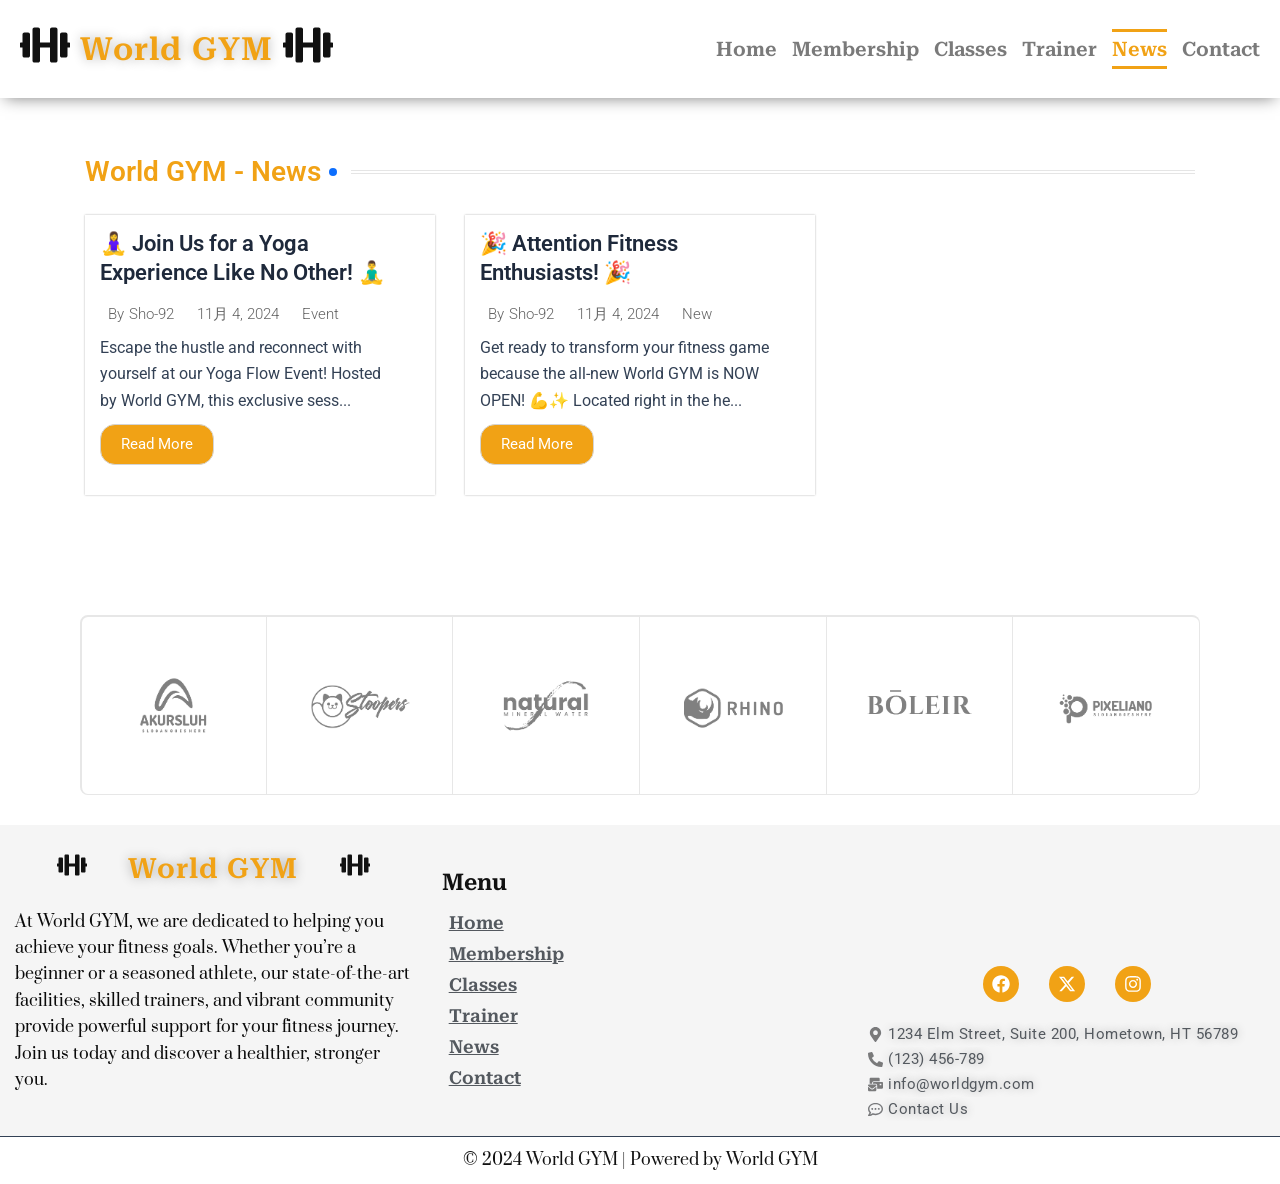
<file: news-2/index.html>
<!DOCTYPE html>
<html lang="ja">
<head>
	<meta charset="UTF-8">
	<meta name="viewport" content="width=device-width, initial-scale=1">
	<link rel="profile" href="http://gmpg.org/xfn/11">
	<link rel="pingback" href="/xmlrpc.php">
	
<title>News | World GYM</title>
<meta name="robots" content="max-image-preview:large">
<link rel="alternate" type="application/rss+xml" title="World GYM &raquo; フィード" href="/feed/">
<link rel="alternate" type="application/rss+xml" title="World GYM &raquo; コメントフィード" href="/comments/feed/">
<meta name="description" content="World GYM - News            🧘‍♀️ Join Us for a Yoga Experience Like No Other! 🧘‍♂️BySho-9211月 4, 2024EventEscape the hustle and reconnect with yourself at our Yoga F">
<script>
window._wpemojiSettings = {"baseUrl":"https:\/\/s.w.org\/images\/core\/emoji\/15.0.3\/72x72\/","ext":".png","svgUrl":"https:\/\/s.w.org\/images\/core\/emoji\/15.0.3\/svg\/","svgExt":".svg","source":{"concatemoji":"\/wp-includes\/js\/wp-emoji-release.min.js?ver=6.6.2"}};
/*! This file is auto-generated */
!function(i,n){var o,s,e;function c(e){try{var t={supportTests:e,timestamp:(new Date).valueOf()};sessionStorage.setItem(o,JSON.stringify(t))}catch(e){}}function p(e,t,n){e.clearRect(0,0,e.canvas.width,e.canvas.height),e.fillText(t,0,0);var t=new Uint32Array(e.getImageData(0,0,e.canvas.width,e.canvas.height).data),r=(e.clearRect(0,0,e.canvas.width,e.canvas.height),e.fillText(n,0,0),new Uint32Array(e.getImageData(0,0,e.canvas.width,e.canvas.height).data));return t.every(function(e,t){return e===r[t]})}function u(e,t,n){switch(t){case"flag":return n(e,"🏳️‍⚧️","🏳️​⚧️")?!1:!n(e,"🇺🇳","🇺​🇳")&&!n(e,"🏴󠁧󠁢󠁥󠁮󠁧󠁿","🏴​󠁧​󠁢​󠁥​󠁮​󠁧​󠁿");case"emoji":return!n(e,"🐦‍⬛","🐦​⬛")}return!1}function f(e,t,n){var r="undefined"!=typeof WorkerGlobalScope&&self instanceof WorkerGlobalScope?new OffscreenCanvas(300,150):i.createElement("canvas"),a=r.getContext("2d",{willReadFrequently:!0}),o=(a.textBaseline="top",a.font="600 32px Arial",{});return e.forEach(function(e){o[e]=t(a,e,n)}),o}function t(e){var t=i.createElement("script");t.src=e,t.defer=!0,i.head.appendChild(t)}"undefined"!=typeof Promise&&(o="wpEmojiSettingsSupports",s=["flag","emoji"],n.supports={everything:!0,everythingExceptFlag:!0},e=new Promise(function(e){i.addEventListener("DOMContentLoaded",e,{once:!0})}),new Promise(function(t){var n=function(){try{var e=JSON.parse(sessionStorage.getItem(o));if("object"==typeof e&&"number"==typeof e.timestamp&&(new Date).valueOf()<e.timestamp+604800&&"object"==typeof e.supportTests)return e.supportTests}catch(e){}return null}();if(!n){if("undefined"!=typeof Worker&&"undefined"!=typeof OffscreenCanvas&&"undefined"!=typeof URL&&URL.createObjectURL&&"undefined"!=typeof Blob)try{var e="postMessage("+f.toString()+"("+[JSON.stringify(s),u.toString(),p.toString()].join(",")+"));",r=new Blob([e],{type:"text/javascript"}),a=new Worker(URL.createObjectURL(r),{name:"wpTestEmojiSupports"});return void(a.onmessage=function(e){c(n=e.data),a.terminate(),t(n)})}catch(e){}c(n=f(s,u,p))}t(n)}).then(function(e){for(var t in e)n.supports[t]=e[t],n.supports.everything=n.supports.everything&&n.supports[t],"flag"!==t&&(n.supports.everythingExceptFlag=n.supports.everythingExceptFlag&&n.supports[t]);n.supports.everythingExceptFlag=n.supports.everythingExceptFlag&&!n.supports.flag,n.DOMReady=!1,n.readyCallback=function(){n.DOMReady=!0}}).then(function(){return e}).then(function(){var e;n.supports.everything||(n.readyCallback(),(e=n.source||{}).concatemoji?t(e.concatemoji):e.wpemoji&&e.twemoji&&(t(e.twemoji),t(e.wpemoji)))}))}((window,document),window._wpemojiSettings);
</script>
<link rel="stylesheet" id="astra-theme-css-css" href="/wp-content/themes/Astra/assets/css/minified/main.min.css?ver=4.8.3" media="all">
<style id="astra-theme-css-inline-css">:root{--ast-post-nav-space:0;--ast-container-default-xlg-padding:2.5em;--ast-container-default-lg-padding:2.5em;--ast-container-default-slg-padding:2em;--ast-container-default-md-padding:2.5em;--ast-container-default-sm-padding:2.5em;--ast-container-default-xs-padding:2.4em;--ast-container-default-xxs-padding:1.8em;--ast-code-block-background:#ECEFF3;--ast-comment-inputs-background:#F9FAFB;--ast-normal-container-width:1200px;--ast-narrow-container-width:750px;--ast-blog-title-font-weight:600;--ast-blog-meta-weight:600;}html{font-size:100%;}a{color:var(--ast-global-color-0);}a:hover,a:focus{color:var(--ast-global-color-1);}body,button,input,select,textarea,.ast-button,.ast-custom-button{font-family:-apple-system,BlinkMacSystemFont,Segoe UI,Roboto,Oxygen-Sans,Ubuntu,Cantarell,Helvetica Neue,sans-serif;font-weight:400;font-size:16px;font-size:1rem;line-height:var(--ast-body-line-height,1.65);}blockquote{color:var(--ast-global-color-3);}h1,.entry-content h1,h2,.entry-content h2,h3,.entry-content h3,h4,.entry-content h4,h5,.entry-content h5,h6,.entry-content h6,.site-title,.site-title a{font-weight:600;}.site-title{font-size:26px;font-size:1.625rem;display:block;}.site-header .site-description{font-size:15px;font-size:0.9375rem;display:none;}.entry-title{font-size:20px;font-size:1.25rem;}.ast-blog-single-element.ast-taxonomy-container a{font-size:14px;font-size:0.875rem;}.ast-blog-meta-container{font-size:13px;font-size:0.8125rem;}.archive .ast-article-post .ast-article-inner,.blog .ast-article-post .ast-article-inner,.archive .ast-article-post .ast-article-inner:hover,.blog .ast-article-post .ast-article-inner:hover{border-top-left-radius:6px;border-top-right-radius:6px;border-bottom-right-radius:6px;border-bottom-left-radius:6px;overflow:hidden;}h1,.entry-content h1{font-size:36px;font-size:2.25rem;font-weight:600;line-height:1.4em;}h2,.entry-content h2{font-size:30px;font-size:1.875rem;font-weight:600;line-height:1.3em;}h3,.entry-content h3{font-size:24px;font-size:1.5rem;font-weight:600;line-height:1.3em;}h4,.entry-content h4{font-size:20px;font-size:1.25rem;line-height:1.2em;font-weight:600;}h5,.entry-content h5{font-size:18px;font-size:1.125rem;line-height:1.2em;font-weight:600;}h6,.entry-content h6{font-size:16px;font-size:1rem;line-height:1.25em;font-weight:600;}::selection{background-color:var(--ast-global-color-0);color:#ffffff;}body,h1,.entry-title a,.entry-content h1,h2,.entry-content h2,h3,.entry-content h3,h4,.entry-content h4,h5,.entry-content h5,h6,.entry-content h6{color:var(--ast-global-color-3);}.tagcloud a:hover,.tagcloud a:focus,.tagcloud a.current-item{color:#ffffff;border-color:var(--ast-global-color-0);background-color:var(--ast-global-color-0);}input:focus,input[type="text"]:focus,input[type="email"]:focus,input[type="url"]:focus,input[type="password"]:focus,input[type="reset"]:focus,input[type="search"]:focus,textarea:focus{border-color:var(--ast-global-color-0);}input[type="radio"]:checked,input[type=reset],input[type="checkbox"]:checked,input[type="checkbox"]:hover:checked,input[type="checkbox"]:focus:checked,input[type=range]::-webkit-slider-thumb{border-color:var(--ast-global-color-0);background-color:var(--ast-global-color-0);box-shadow:none;}.site-footer a:hover + .post-count,.site-footer a:focus + .post-count{background:var(--ast-global-color-0);border-color:var(--ast-global-color-0);}.single .nav-links .nav-previous,.single .nav-links .nav-next{color:var(--ast-global-color-0);}.entry-meta,.entry-meta *{line-height:1.45;color:var(--ast-global-color-0);font-weight:600;}.entry-meta a:not(.ast-button):hover,.entry-meta a:not(.ast-button):hover *,.entry-meta a:not(.ast-button):focus,.entry-meta a:not(.ast-button):focus *,.page-links > .page-link,.page-links .page-link:hover,.post-navigation a:hover{color:var(--ast-global-color-1);}#cat option,.secondary .calendar_wrap thead a,.secondary .calendar_wrap thead a:visited{color:var(--ast-global-color-0);}.secondary .calendar_wrap #today,.ast-progress-val span{background:var(--ast-global-color-0);}.secondary a:hover + .post-count,.secondary a:focus + .post-count{background:var(--ast-global-color-0);border-color:var(--ast-global-color-0);}.calendar_wrap #today > a{color:#ffffff;}.page-links .page-link,.single .post-navigation a{color:var(--ast-global-color-3);}.ast-search-menu-icon .search-form button.search-submit{padding:0 4px;}.ast-search-menu-icon form.search-form{padding-right:0;}.ast-search-menu-icon.slide-search input.search-field{width:0;}.ast-header-search .ast-search-menu-icon.ast-dropdown-active .search-form,.ast-header-search .ast-search-menu-icon.ast-dropdown-active .search-field:focus{transition:all 0.2s;}.search-form input.search-field:focus{outline:none;}.ast-search-menu-icon .search-form button.search-submit:focus,.ast-theme-transparent-header .ast-header-search .ast-dropdown-active .ast-icon,.ast-theme-transparent-header .ast-inline-search .search-field:focus .ast-icon{color:var(--ast-global-color-1);}.ast-header-search .slide-search .search-form{border:2px solid var(--ast-global-color-0);}.ast-header-search .slide-search .search-field{background-color:#fff;}.ast-archive-title{color:var(--ast-global-color-2);}.widget-title{font-size:22px;font-size:1.375rem;color:var(--ast-global-color-2);}.ast-single-post .entry-content a,.ast-comment-content a:not(.ast-comment-edit-reply-wrap a){text-decoration:underline;}.ast-single-post .elementor-button-wrapper .elementor-button,.ast-single-post .entry-content .uagb-tab a,.ast-single-post .entry-content .uagb-ifb-cta a,.ast-single-post .entry-content .uabb-module-content a,.ast-single-post .entry-content .uagb-post-grid a,.ast-single-post .entry-content .uagb-timeline a,.ast-single-post .entry-content .uagb-toc__wrap a,.ast-single-post .entry-content .uagb-taxomony-box a,.ast-single-post .entry-content .woocommerce a,.entry-content .wp-block-latest-posts > li > a,.ast-single-post .entry-content .wp-block-file__button,li.ast-post-filter-single,.ast-single-post .ast-comment-content .comment-reply-link,.ast-single-post .ast-comment-content .comment-edit-link{text-decoration:none;}.ast-search-menu-icon.slide-search a:focus-visible:focus-visible,.astra-search-icon:focus-visible,#close:focus-visible,a:focus-visible,.ast-menu-toggle:focus-visible,.site .skip-link:focus-visible,.wp-block-loginout input:focus-visible,.wp-block-search.wp-block-search__button-inside .wp-block-search__inside-wrapper,.ast-header-navigation-arrow:focus-visible,.woocommerce .wc-proceed-to-checkout > .checkout-button:focus-visible,.woocommerce .woocommerce-MyAccount-navigation ul li a:focus-visible,.ast-orders-table__row .ast-orders-table__cell:focus-visible,.woocommerce .woocommerce-order-details .order-again > .button:focus-visible,.woocommerce .woocommerce-message a.button.wc-forward:focus-visible,.woocommerce #minus_qty:focus-visible,.woocommerce #plus_qty:focus-visible,a#ast-apply-coupon:focus-visible,.woocommerce .woocommerce-info a:focus-visible,.woocommerce .astra-shop-summary-wrap a:focus-visible,.woocommerce a.wc-forward:focus-visible,#ast-apply-coupon:focus-visible,.woocommerce-js .woocommerce-mini-cart-item a.remove:focus-visible,#close:focus-visible,.button.search-submit:focus-visible,#search_submit:focus,.normal-search:focus-visible,.ast-header-account-wrap:focus-visible,.woocommerce .ast-on-card-button.ast-quick-view-trigger:focus{outline-style:dotted;outline-color:inherit;outline-width:thin;}input:focus,input[type="text"]:focus,input[type="email"]:focus,input[type="url"]:focus,input[type="password"]:focus,input[type="reset"]:focus,input[type="search"]:focus,input[type="number"]:focus,textarea:focus,.wp-block-search__input:focus,[data-section="section-header-mobile-trigger"] .ast-button-wrap .ast-mobile-menu-trigger-minimal:focus,.ast-mobile-popup-drawer.active .menu-toggle-close:focus,.woocommerce-ordering select.orderby:focus,#ast-scroll-top:focus,#coupon_code:focus,.woocommerce-page #comment:focus,.woocommerce #reviews #respond input#submit:focus,.woocommerce a.add_to_cart_button:focus,.woocommerce .button.single_add_to_cart_button:focus,.woocommerce .woocommerce-cart-form button:focus,.woocommerce .woocommerce-cart-form__cart-item .quantity .qty:focus,.woocommerce .woocommerce-billing-fields .woocommerce-billing-fields__field-wrapper .woocommerce-input-wrapper > .input-text:focus,.woocommerce #order_comments:focus,.woocommerce #place_order:focus,.woocommerce .woocommerce-address-fields .woocommerce-address-fields__field-wrapper .woocommerce-input-wrapper > .input-text:focus,.woocommerce .woocommerce-MyAccount-content form button:focus,.woocommerce .woocommerce-MyAccount-content .woocommerce-EditAccountForm .woocommerce-form-row .woocommerce-Input.input-text:focus,.woocommerce .ast-woocommerce-container .woocommerce-pagination ul.page-numbers li a:focus,body #content .woocommerce form .form-row .select2-container--default .select2-selection--single:focus,#ast-coupon-code:focus,.woocommerce.woocommerce-js .quantity input[type=number]:focus,.woocommerce-js .woocommerce-mini-cart-item .quantity input[type=number]:focus,.woocommerce p#ast-coupon-trigger:focus{border-style:dotted;border-color:inherit;border-width:thin;}input{outline:none;}.ast-logo-title-inline .site-logo-img{padding-right:1em;}body .ast-oembed-container *{position:absolute;top:0;width:100%;height:100%;left:0;}body .wp-block-embed-pocket-casts .ast-oembed-container *{position:unset;}.ast-single-post-featured-section + article {margin-top: 2em;}.site-content .ast-single-post-featured-section img {width: 100%;overflow: hidden;object-fit: cover;}.ast-separate-container .site-content .ast-single-post-featured-section + article {margin-top: -80px;z-index: 9;position: relative;border-radius: 4px;}@media (min-width: 922px) {.ast-no-sidebar .site-content .ast-article-image-container--wide {margin-left: -120px;margin-right: -120px;max-width: unset;width: unset;}.ast-left-sidebar .site-content .ast-article-image-container--wide,.ast-right-sidebar .site-content .ast-article-image-container--wide {margin-left: -10px;margin-right: -10px;}.site-content .ast-article-image-container--full {margin-left: calc( -50vw + 50%);margin-right: calc( -50vw + 50%);max-width: 100vw;width: 100vw;}.ast-left-sidebar .site-content .ast-article-image-container--full,.ast-right-sidebar .site-content .ast-article-image-container--full {margin-left: -10px;margin-right: -10px;max-width: inherit;width: auto;}}.site > .ast-single-related-posts-container {margin-top: 0;}@media (min-width: 922px) {.ast-desktop .ast-container--narrow {max-width: var(--ast-narrow-container-width);margin: 0 auto;}}.ast-page-builder-template .hentry {margin: 0;}.ast-page-builder-template .site-content > .ast-container {max-width: 100%;padding: 0;}.ast-page-builder-template .site .site-content #primary {padding: 0;margin: 0;}.ast-page-builder-template .no-results {text-align: center;margin: 4em auto;}.ast-page-builder-template .ast-pagination {padding: 2em;}.ast-page-builder-template .entry-header.ast-no-title.ast-no-thumbnail {margin-top: 0;}.ast-page-builder-template .entry-header.ast-header-without-markup {margin-top: 0;margin-bottom: 0;}.ast-page-builder-template .entry-header.ast-no-title.ast-no-meta {margin-bottom: 0;}.ast-page-builder-template.single .post-navigation {padding-bottom: 2em;}.ast-page-builder-template.single-post .site-content > .ast-container {max-width: 100%;}.ast-page-builder-template .entry-header {margin-top: 2em;margin-left: auto;margin-right: auto;}.ast-page-builder-template .ast-archive-description {margin: 2em auto 0;padding-left: 20px;padding-right: 20px;}.ast-page-builder-template .ast-row {margin-left: 0;margin-right: 0;}.single.ast-page-builder-template .entry-header + .entry-content,.single.ast-page-builder-template .ast-single-entry-banner + .site-content article .entry-content {margin-bottom: 2em;}@media(min-width: 921px) {.ast-page-builder-template.archive.ast-right-sidebar .ast-row article,.ast-page-builder-template.archive.ast-left-sidebar .ast-row article {padding-left: 0;padding-right: 0;}}input[type="text"],input[type="number"],input[type="email"],input[type="url"],input[type="password"],input[type="search"],input[type=reset],input[type=tel],input[type=date],select,textarea{font-size:16px;font-style:normal;font-weight:400;line-height:24px;width:100%;padding:12px 16px;border-radius:4px;box-shadow:0px 1px 2px 0px rgba(0,0,0,0.05);color:var(--ast-form-input-text,#475569);}input[type="text"],input[type="number"],input[type="email"],input[type="url"],input[type="password"],input[type="search"],input[type=reset],input[type=tel],input[type=date],select{height:40px;}input[type="date"]{border-width:1px;border-style:solid;border-color:var(--ast-border-color);}input[type="text"]:focus,input[type="number"]:focus,input[type="email"]:focus,input[type="url"]:focus,input[type="password"]:focus,input[type="search"]:focus,input[type=reset]:focus,input[type="tel"]:focus,input[type="date"]:focus,select:focus,textarea:focus{border-color:#046BD2;box-shadow:none;outline:none;color:var(--ast-form-input-focus-text,#475569);}label,legend{color:#111827;font-size:14px;font-style:normal;font-weight:500;line-height:20px;}select{padding:6px 10px;}fieldset{padding:30px;border-radius:4px;}button,.ast-button,.button,input[type="button"],input[type="reset"],input[type="submit"]{border-radius:4px;box-shadow:0px 1px 2px 0px rgba(0,0,0,0.05);}:root{--ast-comment-inputs-background:#FFF;}::placeholder{color:var(--ast-form-field-color,#9CA3AF);}::-ms-input-placeholder{color:var(--ast-form-field-color,#9CA3AF);}@media (max-width:921.9px){#ast-desktop-header{display:none;}}@media (min-width:922px){#ast-mobile-header{display:none;}}.wp-block-buttons.aligncenter{justify-content:center;}@media (max-width:921px){.ast-theme-transparent-header #primary,.ast-theme-transparent-header #secondary{padding:0;}}@media (max-width:921px){.ast-plain-container.ast-no-sidebar #primary{padding:0;}}.ast-plain-container.ast-no-sidebar #primary{margin-top:0;margin-bottom:0;}.wp-block-button.is-style-outline .wp-block-button__link{border-color:var(--ast-global-color-0);}div.wp-block-button.is-style-outline > .wp-block-button__link:not(.has-text-color),div.wp-block-button.wp-block-button__link.is-style-outline:not(.has-text-color){color:var(--ast-global-color-0);}.wp-block-button.is-style-outline .wp-block-button__link:hover,.wp-block-buttons .wp-block-button.is-style-outline .wp-block-button__link:focus,.wp-block-buttons .wp-block-button.is-style-outline > .wp-block-button__link:not(.has-text-color):hover,.wp-block-buttons .wp-block-button.wp-block-button__link.is-style-outline:not(.has-text-color):hover{color:#ffffff;background-color:var(--ast-global-color-1);border-color:var(--ast-global-color-1);}.post-page-numbers.current .page-link,.ast-pagination .page-numbers.current{color:#ffffff;border-color:var(--ast-global-color-0);background-color:var(--ast-global-color-0);}.wp-block-buttons .wp-block-button.is-style-outline .wp-block-button__link.wp-element-button,.ast-outline-button,.wp-block-uagb-buttons-child .uagb-buttons-repeater.ast-outline-button{border-color:var(--ast-global-color-0);border-top-width:2px;border-right-width:2px;border-bottom-width:2px;border-left-width:2px;font-family:inherit;font-weight:500;font-size:16px;font-size:1rem;line-height:1em;padding-top:13px;padding-right:30px;padding-bottom:13px;padding-left:30px;}.wp-block-buttons .wp-block-button.is-style-outline > .wp-block-button__link:not(.has-text-color),.wp-block-buttons .wp-block-button.wp-block-button__link.is-style-outline:not(.has-text-color),.ast-outline-button{color:var(--ast-global-color-0);}.wp-block-button.is-style-outline .wp-block-button__link:hover,.wp-block-buttons .wp-block-button.is-style-outline .wp-block-button__link:focus,.wp-block-buttons .wp-block-button.is-style-outline > .wp-block-button__link:not(.has-text-color):hover,.wp-block-buttons .wp-block-button.wp-block-button__link.is-style-outline:not(.has-text-color):hover,.ast-outline-button:hover,.ast-outline-button:focus,.wp-block-uagb-buttons-child .uagb-buttons-repeater.ast-outline-button:hover,.wp-block-uagb-buttons-child .uagb-buttons-repeater.ast-outline-button:focus{color:#ffffff;background-color:var(--ast-global-color-1);border-color:var(--ast-global-color-1);}.ast-single-post .entry-content a.ast-outline-button,.ast-single-post .entry-content .is-style-outline>.wp-block-button__link{text-decoration:none;}.wp-block-button .wp-block-button__link.wp-element-button.is-style-outline:not(.has-background),.wp-block-button.is-style-outline>.wp-block-button__link.wp-element-button:not(.has-background),.ast-outline-button{background-color:transparent;}.uagb-buttons-repeater.ast-outline-button{border-radius:9999px;}@media (max-width:921px){.wp-block-buttons .wp-block-button.is-style-outline .wp-block-button__link.wp-element-button,.ast-outline-button,.wp-block-uagb-buttons-child .uagb-buttons-repeater.ast-outline-button{padding-top:12px;padding-right:28px;padding-bottom:12px;padding-left:28px;}}@media (max-width:544px){.wp-block-buttons .wp-block-button.is-style-outline .wp-block-button__link.wp-element-button,.ast-outline-button,.wp-block-uagb-buttons-child .uagb-buttons-repeater.ast-outline-button{padding-top:10px;padding-right:24px;padding-bottom:10px;padding-left:24px;}}.entry-content[data-ast-blocks-layout] > figure{margin-bottom:1em;}h1.widget-title{font-weight:600;}h2.widget-title{font-weight:600;}h3.widget-title{font-weight:600;}#page{display:flex;flex-direction:column;min-height:100vh;}.ast-404-layout-1 h1.page-title{color:var(--ast-global-color-2);}.single .post-navigation a{line-height:1em;height:inherit;}.error-404 .page-sub-title{font-size:1.5rem;font-weight:inherit;}.search .site-content .content-area .search-form{margin-bottom:0;}#page .site-content{flex-grow:1;}.widget{margin-bottom:1.25em;}#secondary li{line-height:1.5em;}#secondary .wp-block-group h2{margin-bottom:0.7em;}#secondary h2{font-size:1.7rem;}.ast-separate-container .ast-article-post,.ast-separate-container .ast-article-single,.ast-separate-container .comment-respond{padding:3em;}.ast-separate-container .ast-article-single .ast-article-single{padding:0;}.ast-article-single .wp-block-post-template-is-layout-grid{padding-left:0;}.ast-separate-container .comments-title,.ast-narrow-container .comments-title{padding:1.5em 2em;}.ast-page-builder-template .comment-form-textarea,.ast-comment-formwrap .ast-grid-common-col{padding:0;}.ast-comment-formwrap{padding:0;display:inline-flex;column-gap:20px;width:100%;margin-left:0;margin-right:0;}.comments-area textarea#comment:focus,.comments-area textarea#comment:active,.comments-area .ast-comment-formwrap input[type="text"]:focus,.comments-area .ast-comment-formwrap input[type="text"]:active {box-shadow:none;outline:none;}.archive.ast-page-builder-template .entry-header{margin-top:2em;}.ast-page-builder-template .ast-comment-formwrap{width:100%;}.entry-title{margin-bottom:0.6em;}.ast-archive-description p{font-size:inherit;font-weight:inherit;line-height:inherit;}.ast-separate-container .ast-comment-list li.depth-1,.hentry{margin-bottom:1.5em;}.site-content section.ast-archive-description{margin-bottom:2em;}@media (min-width:921px){.ast-left-sidebar.ast-page-builder-template #secondary,.archive.ast-right-sidebar.ast-page-builder-template .site-main{padding-left:20px;padding-right:20px;}}@media (max-width:544px){.ast-comment-formwrap.ast-row{column-gap:10px;display:inline-block;}#ast-commentform .ast-grid-common-col{position:relative;width:100%;}}@media (min-width:1201px){.ast-separate-container .ast-article-post,.ast-separate-container .ast-article-single,.ast-separate-container .ast-author-box,.ast-separate-container .ast-404-layout-1,.ast-separate-container .no-results{padding:3em;}}@media (max-width:921px){.ast-separate-container #primary,.ast-separate-container #secondary{padding:1.5em 0;}#primary,#secondary{padding:1.5em 0;margin:0;}.ast-left-sidebar #content > .ast-container{display:flex;flex-direction:column-reverse;width:100%;}}@media (min-width:922px){.ast-separate-container.ast-right-sidebar #primary,.ast-separate-container.ast-left-sidebar #primary{border:0;}.search-no-results.ast-separate-container #primary{margin-bottom:4em;}}.wp-block-button .wp-block-button__link{color:#ffffff;}.wp-block-button .wp-block-button__link:hover,.wp-block-button .wp-block-button__link:focus{color:#ffffff;background-color:var(--ast-global-color-1);border-color:var(--ast-global-color-1);}.elementor-widget-heading h1.elementor-heading-title{line-height:1.4em;}.elementor-widget-heading h2.elementor-heading-title{line-height:1.3em;}.elementor-widget-heading h3.elementor-heading-title{line-height:1.3em;}.elementor-widget-heading h4.elementor-heading-title{line-height:1.2em;}.elementor-widget-heading h5.elementor-heading-title{line-height:1.2em;}.elementor-widget-heading h6.elementor-heading-title{line-height:1.25em;}.wp-block-button .wp-block-button__link,.wp-block-search .wp-block-search__button,body .wp-block-file .wp-block-file__button{border-color:var(--ast-global-color-0);background-color:var(--ast-global-color-0);color:#ffffff;font-family:inherit;font-weight:500;line-height:1em;font-size:16px;font-size:1rem;padding-top:15px;padding-right:30px;padding-bottom:15px;padding-left:30px;}.ast-single-post .entry-content .wp-block-button .wp-block-button__link,.ast-single-post .entry-content .wp-block-search .wp-block-search__button,body .entry-content .wp-block-file .wp-block-file__button{text-decoration:none;}@media (max-width:921px){.wp-block-button .wp-block-button__link,.wp-block-search .wp-block-search__button,body .wp-block-file .wp-block-file__button{padding-top:14px;padding-right:28px;padding-bottom:14px;padding-left:28px;}}@media (max-width:544px){.wp-block-button .wp-block-button__link,.wp-block-search .wp-block-search__button,body .wp-block-file .wp-block-file__button{padding-top:12px;padding-right:24px;padding-bottom:12px;padding-left:24px;}}.menu-toggle,button,.ast-button,.ast-custom-button,.button,input#submit,input[type="button"],input[type="submit"],input[type="reset"],#comments .submit,.search .search-submit,form[CLASS*="wp-block-search__"].wp-block-search .wp-block-search__inside-wrapper .wp-block-search__button,body .wp-block-file .wp-block-file__button,.search .search-submit,.woocommerce-js a.button,.woocommerce button.button,.woocommerce .woocommerce-message a.button,.woocommerce #respond input#submit.alt,.woocommerce input.button.alt,.woocommerce input.button,.woocommerce input.button:disabled,.woocommerce input.button:disabled[disabled],.woocommerce input.button:disabled:hover,.woocommerce input.button:disabled[disabled]:hover,.woocommerce #respond input#submit,.woocommerce button.button.alt.disabled,.wc-block-grid__products .wc-block-grid__product .wp-block-button__link,.wc-block-grid__product-onsale,[CLASS*="wc-block"] button,.woocommerce-js .astra-cart-drawer .astra-cart-drawer-content .woocommerce-mini-cart__buttons .button:not(.checkout):not(.ast-continue-shopping),.woocommerce-js .astra-cart-drawer .astra-cart-drawer-content .woocommerce-mini-cart__buttons a.checkout,.woocommerce button.button.alt.disabled.wc-variation-selection-needed,[CLASS*="wc-block"] .wc-block-components-button{border-style:solid;border-top-width:0;border-right-width:0;border-left-width:0;border-bottom-width:0;color:#ffffff;border-color:var(--ast-global-color-0);background-color:var(--ast-global-color-0);padding-top:15px;padding-right:30px;padding-bottom:15px;padding-left:30px;font-family:inherit;font-weight:500;font-size:16px;font-size:1rem;line-height:1em;}button:focus,.menu-toggle:hover,button:hover,.ast-button:hover,.ast-custom-button:hover .button:hover,.ast-custom-button:hover ,input[type=reset]:hover,input[type=reset]:focus,input#submit:hover,input#submit:focus,input[type="button"]:hover,input[type="button"]:focus,input[type="submit"]:hover,input[type="submit"]:focus,form[CLASS*="wp-block-search__"].wp-block-search .wp-block-search__inside-wrapper .wp-block-search__button:hover,form[CLASS*="wp-block-search__"].wp-block-search .wp-block-search__inside-wrapper .wp-block-search__button:focus,body .wp-block-file .wp-block-file__button:hover,body .wp-block-file .wp-block-file__button:focus,.woocommerce-js a.button:hover,.woocommerce button.button:hover,.woocommerce .woocommerce-message a.button:hover,.woocommerce #respond input#submit:hover,.woocommerce #respond input#submit.alt:hover,.woocommerce input.button.alt:hover,.woocommerce input.button:hover,.woocommerce button.button.alt.disabled:hover,.wc-block-grid__products .wc-block-grid__product .wp-block-button__link:hover,[CLASS*="wc-block"] button:hover,.woocommerce-js .astra-cart-drawer .astra-cart-drawer-content .woocommerce-mini-cart__buttons .button:not(.checkout):not(.ast-continue-shopping):hover,.woocommerce-js .astra-cart-drawer .astra-cart-drawer-content .woocommerce-mini-cart__buttons a.checkout:hover,.woocommerce button.button.alt.disabled.wc-variation-selection-needed:hover,[CLASS*="wc-block"] .wc-block-components-button:hover,[CLASS*="wc-block"] .wc-block-components-button:focus{color:#ffffff;background-color:var(--ast-global-color-1);border-color:var(--ast-global-color-1);}form[CLASS*="wp-block-search__"].wp-block-search .wp-block-search__inside-wrapper .wp-block-search__button.has-icon{padding-top:calc(15px - 3px);padding-right:calc(30px - 3px);padding-bottom:calc(15px - 3px);padding-left:calc(30px - 3px);}@media (max-width:921px){.menu-toggle,button,.ast-button,.ast-custom-button,.button,input#submit,input[type="button"],input[type="submit"],input[type="reset"],#comments .submit,.search .search-submit,form[CLASS*="wp-block-search__"].wp-block-search .wp-block-search__inside-wrapper .wp-block-search__button,body .wp-block-file .wp-block-file__button,.search .search-submit,.woocommerce-js a.button,.woocommerce button.button,.woocommerce .woocommerce-message a.button,.woocommerce #respond input#submit.alt,.woocommerce input.button.alt,.woocommerce input.button,.woocommerce input.button:disabled,.woocommerce input.button:disabled[disabled],.woocommerce input.button:disabled:hover,.woocommerce input.button:disabled[disabled]:hover,.woocommerce #respond input#submit,.woocommerce button.button.alt.disabled,.wc-block-grid__products .wc-block-grid__product .wp-block-button__link,.wc-block-grid__product-onsale,[CLASS*="wc-block"] button,.woocommerce-js .astra-cart-drawer .astra-cart-drawer-content .woocommerce-mini-cart__buttons .button:not(.checkout):not(.ast-continue-shopping),.woocommerce-js .astra-cart-drawer .astra-cart-drawer-content .woocommerce-mini-cart__buttons a.checkout,.woocommerce button.button.alt.disabled.wc-variation-selection-needed,[CLASS*="wc-block"] .wc-block-components-button{padding-top:14px;padding-right:28px;padding-bottom:14px;padding-left:28px;}}@media (max-width:544px){.menu-toggle,button,.ast-button,.ast-custom-button,.button,input#submit,input[type="button"],input[type="submit"],input[type="reset"],#comments .submit,.search .search-submit,form[CLASS*="wp-block-search__"].wp-block-search .wp-block-search__inside-wrapper .wp-block-search__button,body .wp-block-file .wp-block-file__button,.search .search-submit,.woocommerce-js a.button,.woocommerce button.button,.woocommerce .woocommerce-message a.button,.woocommerce #respond input#submit.alt,.woocommerce input.button.alt,.woocommerce input.button,.woocommerce input.button:disabled,.woocommerce input.button:disabled[disabled],.woocommerce input.button:disabled:hover,.woocommerce input.button:disabled[disabled]:hover,.woocommerce #respond input#submit,.woocommerce button.button.alt.disabled,.wc-block-grid__products .wc-block-grid__product .wp-block-button__link,.wc-block-grid__product-onsale,[CLASS*="wc-block"] button,.woocommerce-js .astra-cart-drawer .astra-cart-drawer-content .woocommerce-mini-cart__buttons .button:not(.checkout):not(.ast-continue-shopping),.woocommerce-js .astra-cart-drawer .astra-cart-drawer-content .woocommerce-mini-cart__buttons a.checkout,.woocommerce button.button.alt.disabled.wc-variation-selection-needed,[CLASS*="wc-block"] .wc-block-components-button{padding-top:12px;padding-right:24px;padding-bottom:12px;padding-left:24px;}}@media (max-width:921px){.ast-mobile-header-stack .main-header-bar .ast-search-menu-icon{display:inline-block;}.ast-header-break-point.ast-header-custom-item-outside .ast-mobile-header-stack .main-header-bar .ast-search-icon{margin:0;}.ast-comment-avatar-wrap img{max-width:2.5em;}.ast-comment-meta{padding:0 1.8888em 1.3333em;}}@media (min-width:544px){.ast-container{max-width:100%;}}@media (max-width:544px){.ast-separate-container .ast-article-post,.ast-separate-container .ast-article-single,.ast-separate-container .comments-title,.ast-separate-container .ast-archive-description{padding:1.5em 1em;}.ast-separate-container #content .ast-container{padding-left:0.54em;padding-right:0.54em;}.ast-separate-container .ast-comment-list .bypostauthor{padding:.5em;}.ast-search-menu-icon.ast-dropdown-active .search-field{width:170px;}} #ast-mobile-header .ast-site-header-cart-li a{pointer-events:none;}.ast-separate-container{background-color:var(--ast-global-color-4);}@media (max-width:921px){.site-title{display:block;}.site-header .site-description{display:none;}h1,.entry-content h1{font-size:30px;}h2,.entry-content h2{font-size:25px;}h3,.entry-content h3{font-size:20px;}}@media (max-width:544px){.site-title{display:block;}.site-header .site-description{display:none;}h1,.entry-content h1{font-size:30px;}h2,.entry-content h2{font-size:25px;}h3,.entry-content h3{font-size:20px;}}@media (max-width:921px){html{font-size:91.2%;}}@media (max-width:544px){html{font-size:91.2%;}}@media (min-width:922px){.ast-container{max-width:1240px;}}@media (min-width:922px){.site-content .ast-container{display:flex;}}@media (max-width:921px){.site-content .ast-container{flex-direction:column;}}.entry-content h1,.entry-content h2,.entry-content h3,.entry-content h4,.entry-content h5,.entry-content h6{clear:none;}@media (min-width:922px){.main-header-menu .sub-menu .menu-item.ast-left-align-sub-menu:hover > .sub-menu,.main-header-menu .sub-menu .menu-item.ast-left-align-sub-menu.focus > .sub-menu{margin-left:-0px;}}.entry-content li > p{margin-bottom:0;}.site .comments-area{padding-bottom:2em;margin-top:2em;}.wp-block-file {display: flex;align-items: center;flex-wrap: wrap;justify-content: space-between;}.wp-block-pullquote {border: none;}.wp-block-pullquote blockquote::before {content: "\201D";font-family: "Helvetica",sans-serif;display: flex;transform: rotate( 180deg );font-size: 6rem;font-style: normal;line-height: 1;font-weight: bold;align-items: center;justify-content: center;}.has-text-align-right > blockquote::before {justify-content: flex-start;}.has-text-align-left > blockquote::before {justify-content: flex-end;}figure.wp-block-pullquote.is-style-solid-color blockquote {max-width: 100%;text-align: inherit;}:root {--wp--custom--ast-default-block-top-padding: 3em;--wp--custom--ast-default-block-right-padding: 3em;--wp--custom--ast-default-block-bottom-padding: 3em;--wp--custom--ast-default-block-left-padding: 3em;--wp--custom--ast-container-width: 1200px;--wp--custom--ast-content-width-size: 1200px;--wp--custom--ast-wide-width-size: calc(1200px + var(--wp--custom--ast-default-block-left-padding) + var(--wp--custom--ast-default-block-right-padding));}.ast-narrow-container {--wp--custom--ast-content-width-size: 750px;--wp--custom--ast-wide-width-size: 750px;}@media(max-width: 921px) {:root {--wp--custom--ast-default-block-top-padding: 3em;--wp--custom--ast-default-block-right-padding: 2em;--wp--custom--ast-default-block-bottom-padding: 3em;--wp--custom--ast-default-block-left-padding: 2em;}}@media(max-width: 544px) {:root {--wp--custom--ast-default-block-top-padding: 3em;--wp--custom--ast-default-block-right-padding: 1.5em;--wp--custom--ast-default-block-bottom-padding: 3em;--wp--custom--ast-default-block-left-padding: 1.5em;}}.entry-content > .wp-block-group,.entry-content > .wp-block-cover,.entry-content > .wp-block-columns {padding-top: var(--wp--custom--ast-default-block-top-padding);padding-right: var(--wp--custom--ast-default-block-right-padding);padding-bottom: var(--wp--custom--ast-default-block-bottom-padding);padding-left: var(--wp--custom--ast-default-block-left-padding);}.ast-plain-container.ast-no-sidebar .entry-content > .alignfull,.ast-page-builder-template .ast-no-sidebar .entry-content > .alignfull {margin-left: calc( -50vw + 50%);margin-right: calc( -50vw + 50%);max-width: 100vw;width: 100vw;}.ast-plain-container.ast-no-sidebar .entry-content .alignfull .alignfull,.ast-page-builder-template.ast-no-sidebar .entry-content .alignfull .alignfull,.ast-plain-container.ast-no-sidebar .entry-content .alignfull .alignwide,.ast-page-builder-template.ast-no-sidebar .entry-content .alignfull .alignwide,.ast-plain-container.ast-no-sidebar .entry-content .alignwide .alignfull,.ast-page-builder-template.ast-no-sidebar .entry-content .alignwide .alignfull,.ast-plain-container.ast-no-sidebar .entry-content .alignwide .alignwide,.ast-page-builder-template.ast-no-sidebar .entry-content .alignwide .alignwide,.ast-plain-container.ast-no-sidebar .entry-content .wp-block-column .alignfull,.ast-page-builder-template.ast-no-sidebar .entry-content .wp-block-column .alignfull,.ast-plain-container.ast-no-sidebar .entry-content .wp-block-column .alignwide,.ast-page-builder-template.ast-no-sidebar .entry-content .wp-block-column .alignwide {margin-left: auto;margin-right: auto;width: 100%;}[data-ast-blocks-layout] .wp-block-separator:not(.is-style-dots) {height: 0;}[data-ast-blocks-layout] .wp-block-separator {margin: 20px auto;}[data-ast-blocks-layout] .wp-block-separator:not(.is-style-wide):not(.is-style-dots) {max-width: 100px;}[data-ast-blocks-layout] .wp-block-separator.has-background {padding: 0;}.entry-content[data-ast-blocks-layout] > * {max-width: var(--wp--custom--ast-content-width-size);margin-left: auto;margin-right: auto;}.entry-content[data-ast-blocks-layout] > .alignwide {max-width: var(--wp--custom--ast-wide-width-size);}.entry-content[data-ast-blocks-layout] .alignfull {max-width: none;}.ast-full-width-layout .entry-content[data-ast-blocks-layout] .is-layout-constrained.wp-block-cover-is-layout-constrained > *,.ast-full-width-layout .entry-content[data-ast-blocks-layout] .is-layout-constrained.wp-block-group-is-layout-constrained > * {max-width: var(--wp--custom--ast-content-width-size);margin-left: auto;margin-right: auto;}.entry-content .wp-block-columns {margin-bottom: 0;}blockquote {margin: 1.5em;border-color: rgba(0,0,0,0.05);}.wp-block-quote:not(.has-text-align-right):not(.has-text-align-center) {border-left: 5px solid rgba(0,0,0,0.05);}.has-text-align-right > blockquote,blockquote.has-text-align-right {border-right: 5px solid rgba(0,0,0,0.05);}.has-text-align-left > blockquote,blockquote.has-text-align-left {border-left: 5px solid rgba(0,0,0,0.05);}.wp-block-site-tagline,.wp-block-latest-posts .read-more {margin-top: 15px;}.wp-block-loginout p label {display: block;}.wp-block-loginout p:not(.login-remember):not(.login-submit) input {width: 100%;}.wp-block-loginout input:focus {border-color: transparent;}.wp-block-loginout input:focus {outline: thin dotted;}.entry-content .wp-block-media-text .wp-block-media-text__content {padding: 0 0 0 8%;}.entry-content .wp-block-media-text.has-media-on-the-right .wp-block-media-text__content {padding: 0 8% 0 0;}.entry-content .wp-block-media-text.has-background .wp-block-media-text__content {padding: 8%;}.entry-content .wp-block-cover:not([class*="background-color"]) .wp-block-cover__inner-container,.entry-content .wp-block-cover:not([class*="background-color"]) .wp-block-cover-image-text,.entry-content .wp-block-cover:not([class*="background-color"]) .wp-block-cover-text,.entry-content .wp-block-cover-image:not([class*="background-color"]) .wp-block-cover__inner-container,.entry-content .wp-block-cover-image:not([class*="background-color"]) .wp-block-cover-image-text,.entry-content .wp-block-cover-image:not([class*="background-color"]) .wp-block-cover-text {color: var(--ast-global-color-5);}.wp-block-loginout .login-remember input {width: 1.1rem;height: 1.1rem;margin: 0 5px 4px 0;vertical-align: middle;}.wp-block-latest-posts > li > *:first-child,.wp-block-latest-posts:not(.is-grid) > li:first-child {margin-top: 0;}.entry-content .wp-block-buttons,.entry-content .wp-block-uagb-buttons {margin-bottom: 1.5em;}.wp-block-search__inside-wrapper .wp-block-search__input {padding: 0 10px;color: var(--ast-global-color-3);background: var(--ast-global-color-5);border-color: var(--ast-border-color);}.wp-block-latest-posts .read-more {margin-bottom: 1.5em;}.wp-block-search__no-button .wp-block-search__inside-wrapper .wp-block-search__input {padding-top: 5px;padding-bottom: 5px;}.wp-block-latest-posts .wp-block-latest-posts__post-date,.wp-block-latest-posts .wp-block-latest-posts__post-author {font-size: 1rem;}.wp-block-latest-posts > li > *,.wp-block-latest-posts:not(.is-grid) > li {margin-top: 12px;margin-bottom: 12px;}.ast-page-builder-template .entry-content[data-ast-blocks-layout] > *,.ast-page-builder-template .entry-content[data-ast-blocks-layout] > .alignfull > * {max-width: none;}.ast-page-builder-template .entry-content[data-ast-blocks-layout] > .alignwide > * {max-width: var(--wp--custom--ast-wide-width-size);}.ast-page-builder-template .entry-content[data-ast-blocks-layout] > .inherit-container-width > *,.ast-page-builder-template .entry-content[data-ast-blocks-layout] > * > *,.entry-content[data-ast-blocks-layout] > .wp-block-cover .wp-block-cover__inner-container {max-width: none ;margin-left: auto;margin-right: auto;}.entry-content[data-ast-blocks-layout] .wp-block-cover:not(.alignleft):not(.alignright) {width: auto;}@media(max-width: 1200px) {.ast-separate-container .entry-content > .alignfull,.ast-separate-container .entry-content[data-ast-blocks-layout] > .alignwide,.ast-plain-container .entry-content[data-ast-blocks-layout] > .alignwide,.ast-plain-container .entry-content .alignfull {margin-left: calc(-1 * min(var(--ast-container-default-xlg-padding),20px)) ;margin-right: calc(-1 * min(var(--ast-container-default-xlg-padding),20px));}}@media(min-width: 1201px) {.ast-separate-container .entry-content > .alignfull {margin-left: calc(-1 * var(--ast-container-default-xlg-padding) );margin-right: calc(-1 * var(--ast-container-default-xlg-padding) );}.ast-separate-container .entry-content[data-ast-blocks-layout] > .alignwide,.ast-plain-container .entry-content[data-ast-blocks-layout] > .alignwide {margin-left: calc(-1 * var(--wp--custom--ast-default-block-left-padding) );margin-right: calc(-1 * var(--wp--custom--ast-default-block-right-padding) );}}@media(min-width: 921px) {.ast-separate-container .entry-content .wp-block-group.alignwide:not(.inherit-container-width) > :where(:not(.alignleft):not(.alignright)),.ast-plain-container .entry-content .wp-block-group.alignwide:not(.inherit-container-width) > :where(:not(.alignleft):not(.alignright)) {max-width: calc( var(--wp--custom--ast-content-width-size) + 80px );}.ast-plain-container.ast-right-sidebar .entry-content[data-ast-blocks-layout] .alignfull,.ast-plain-container.ast-left-sidebar .entry-content[data-ast-blocks-layout] .alignfull {margin-left: -60px;margin-right: -60px;}}@media(min-width: 544px) {.entry-content > .alignleft {margin-right: 20px;}.entry-content > .alignright {margin-left: 20px;}}@media (max-width:544px){.wp-block-columns .wp-block-column:not(:last-child){margin-bottom:20px;}.wp-block-latest-posts{margin:0;}}@media( max-width: 600px ) {.entry-content .wp-block-media-text .wp-block-media-text__content,.entry-content .wp-block-media-text.has-media-on-the-right .wp-block-media-text__content {padding: 8% 0 0;}.entry-content .wp-block-media-text.has-background .wp-block-media-text__content {padding: 8%;}}.ast-page-builder-template .entry-header {padding-left: 0;}.ast-narrow-container .site-content .wp-block-uagb-image--align-full .wp-block-uagb-image__figure {max-width: 100%;margin-left: auto;margin-right: auto;}.entry-content ul,.entry-content ol {padding: revert;margin: revert;padding-left: 20px;}:root .has-ast-global-color-0-color{color:var(--ast-global-color-0);}:root .has-ast-global-color-0-background-color{background-color:var(--ast-global-color-0);}:root .wp-block-button .has-ast-global-color-0-color{color:var(--ast-global-color-0);}:root .wp-block-button .has-ast-global-color-0-background-color{background-color:var(--ast-global-color-0);}:root .has-ast-global-color-1-color{color:var(--ast-global-color-1);}:root .has-ast-global-color-1-background-color{background-color:var(--ast-global-color-1);}:root .wp-block-button .has-ast-global-color-1-color{color:var(--ast-global-color-1);}:root .wp-block-button .has-ast-global-color-1-background-color{background-color:var(--ast-global-color-1);}:root .has-ast-global-color-2-color{color:var(--ast-global-color-2);}:root .has-ast-global-color-2-background-color{background-color:var(--ast-global-color-2);}:root .wp-block-button .has-ast-global-color-2-color{color:var(--ast-global-color-2);}:root .wp-block-button .has-ast-global-color-2-background-color{background-color:var(--ast-global-color-2);}:root .has-ast-global-color-3-color{color:var(--ast-global-color-3);}:root .has-ast-global-color-3-background-color{background-color:var(--ast-global-color-3);}:root .wp-block-button .has-ast-global-color-3-color{color:var(--ast-global-color-3);}:root .wp-block-button .has-ast-global-color-3-background-color{background-color:var(--ast-global-color-3);}:root .has-ast-global-color-4-color{color:var(--ast-global-color-4);}:root .has-ast-global-color-4-background-color{background-color:var(--ast-global-color-4);}:root .wp-block-button .has-ast-global-color-4-color{color:var(--ast-global-color-4);}:root .wp-block-button .has-ast-global-color-4-background-color{background-color:var(--ast-global-color-4);}:root .has-ast-global-color-5-color{color:var(--ast-global-color-5);}:root .has-ast-global-color-5-background-color{background-color:var(--ast-global-color-5);}:root .wp-block-button .has-ast-global-color-5-color{color:var(--ast-global-color-5);}:root .wp-block-button .has-ast-global-color-5-background-color{background-color:var(--ast-global-color-5);}:root .has-ast-global-color-6-color{color:var(--ast-global-color-6);}:root .has-ast-global-color-6-background-color{background-color:var(--ast-global-color-6);}:root .wp-block-button .has-ast-global-color-6-color{color:var(--ast-global-color-6);}:root .wp-block-button .has-ast-global-color-6-background-color{background-color:var(--ast-global-color-6);}:root .has-ast-global-color-7-color{color:var(--ast-global-color-7);}:root .has-ast-global-color-7-background-color{background-color:var(--ast-global-color-7);}:root .wp-block-button .has-ast-global-color-7-color{color:var(--ast-global-color-7);}:root .wp-block-button .has-ast-global-color-7-background-color{background-color:var(--ast-global-color-7);}:root .has-ast-global-color-8-color{color:var(--ast-global-color-8);}:root .has-ast-global-color-8-background-color{background-color:var(--ast-global-color-8);}:root .wp-block-button .has-ast-global-color-8-color{color:var(--ast-global-color-8);}:root .wp-block-button .has-ast-global-color-8-background-color{background-color:var(--ast-global-color-8);}:root{--ast-global-color-0:#046bd2;--ast-global-color-1:#045cb4;--ast-global-color-2:#1e293b;--ast-global-color-3:#334155;--ast-global-color-4:#F0F5FA;--ast-global-color-5:#FFFFFF;--ast-global-color-6:#D1D5DB;--ast-global-color-7:#111111;--ast-global-color-8:#111111;}:root {--ast-border-color : var(--ast-global-color-6);}.ast-single-entry-banner {-js-display: flex;display: flex;flex-direction: column;justify-content: center;text-align: center;position: relative;background: #eeeeee;}.ast-single-entry-banner[data-banner-layout="layout-1"] {max-width: 1200px;background: inherit;padding: 20px 0;}.ast-single-entry-banner[data-banner-width-type="custom"] {margin: 0 auto;width: 100%;}.ast-single-entry-banner + .site-content .entry-header {margin-bottom: 0;}.site .ast-author-avatar {--ast-author-avatar-size: ;}a.ast-underline-text {text-decoration: underline;}.ast-container > .ast-terms-link {position: relative;display: block;}a.ast-button.ast-badge-tax {padding: 4px 8px;border-radius: 3px;font-size: inherit;}header.entry-header .entry-title{font-weight:600;font-size:32px;font-size:2rem;}header.entry-header > *:not(:last-child){margin-bottom:10px;}header.entry-header .post-thumb-img-content{text-align:center;}header.entry-header .post-thumb img,.ast-single-post-featured-section.post-thumb img{aspect-ratio:16/9;width:100%;height:100%;}.ast-archive-entry-banner {-js-display: flex;display: flex;flex-direction: column;justify-content: center;text-align: center;position: relative;background: #eeeeee;}.ast-archive-entry-banner[data-banner-width-type="custom"] {margin: 0 auto;width: 100%;}.ast-archive-entry-banner[data-banner-layout="layout-1"] {background: inherit;padding: 20px 0;text-align: left;}body.archive .ast-archive-description{max-width:1200px;width:100%;text-align:left;padding-top:3em;padding-right:3em;padding-bottom:3em;padding-left:3em;}body.archive .ast-archive-description .ast-archive-title,body.archive .ast-archive-description .ast-archive-title *{font-weight:600;font-size:32px;font-size:2rem;}body.archive .ast-archive-description > *:not(:last-child){margin-bottom:10px;}@media (max-width:921px){body.archive .ast-archive-description{text-align:left;}}@media (max-width:544px){body.archive .ast-archive-description{text-align:left;}}.ast-breadcrumbs .trail-browse,.ast-breadcrumbs .trail-items,.ast-breadcrumbs .trail-items li{display:inline-block;margin:0;padding:0;border:none;background:inherit;text-indent:0;text-decoration:none;}.ast-breadcrumbs .trail-browse{font-size:inherit;font-style:inherit;font-weight:inherit;color:inherit;}.ast-breadcrumbs .trail-items{list-style:none;}.trail-items li::after{padding:0 0.3em;content:"\00bb";}.trail-items li:last-of-type::after{display:none;}h1,.entry-content h1,h2,.entry-content h2,h3,.entry-content h3,h4,.entry-content h4,h5,.entry-content h5,h6,.entry-content h6{color:var(--ast-global-color-2);}.entry-title a{color:var(--ast-global-color-2);}@media (max-width:921px){.ast-builder-grid-row-container.ast-builder-grid-row-tablet-3-firstrow .ast-builder-grid-row > *:first-child,.ast-builder-grid-row-container.ast-builder-grid-row-tablet-3-lastrow .ast-builder-grid-row > *:last-child{grid-column:1 / -1;}}@media (max-width:544px){.ast-builder-grid-row-container.ast-builder-grid-row-mobile-3-firstrow .ast-builder-grid-row > *:first-child,.ast-builder-grid-row-container.ast-builder-grid-row-mobile-3-lastrow .ast-builder-grid-row > *:last-child{grid-column:1 / -1;}}.ast-builder-layout-element[data-section="title_tagline"]{display:flex;}@media (max-width:921px){.ast-header-break-point .ast-builder-layout-element[data-section="title_tagline"]{display:flex;}}@media (max-width:544px){.ast-header-break-point .ast-builder-layout-element[data-section="title_tagline"]{display:flex;}}.ast-builder-menu-1{font-family:inherit;font-weight:inherit;}.ast-builder-menu-1 .menu-item > .menu-link{color:var(--ast-global-color-3);}.ast-builder-menu-1 .menu-item > .ast-menu-toggle{color:var(--ast-global-color-3);}.ast-builder-menu-1 .menu-item:hover > .menu-link,.ast-builder-menu-1 .inline-on-mobile .menu-item:hover > .ast-menu-toggle{color:var(--ast-global-color-1);}.ast-builder-menu-1 .menu-item:hover > .ast-menu-toggle{color:var(--ast-global-color-1);}.ast-builder-menu-1 .menu-item.current-menu-item > .menu-link,.ast-builder-menu-1 .inline-on-mobile .menu-item.current-menu-item > .ast-menu-toggle,.ast-builder-menu-1 .current-menu-ancestor > .menu-link{color:var(--ast-global-color-1);}.ast-builder-menu-1 .menu-item.current-menu-item > .ast-menu-toggle{color:var(--ast-global-color-1);}.ast-builder-menu-1 .sub-menu,.ast-builder-menu-1 .inline-on-mobile .sub-menu{border-top-width:2px;border-bottom-width:0px;border-right-width:0px;border-left-width:0px;border-color:var(--ast-global-color-0);border-style:solid;}.ast-builder-menu-1 .sub-menu .sub-menu{top:-2px;}.ast-builder-menu-1 .main-header-menu > .menu-item > .sub-menu,.ast-builder-menu-1 .main-header-menu > .menu-item > .astra-full-megamenu-wrapper{margin-top:0px;}.ast-desktop .ast-builder-menu-1 .main-header-menu > .menu-item > .sub-menu:before,.ast-desktop .ast-builder-menu-1 .main-header-menu > .menu-item > .astra-full-megamenu-wrapper:before{height:calc( 0px + 2px + 5px );}.ast-desktop .ast-builder-menu-1 .menu-item .sub-menu .menu-link{border-style:none;}@media (max-width:921px){.ast-header-break-point .ast-builder-menu-1 .menu-item.menu-item-has-children > .ast-menu-toggle{top:0;}.ast-builder-menu-1 .inline-on-mobile .menu-item.menu-item-has-children > .ast-menu-toggle{right:-15px;}.ast-builder-menu-1 .menu-item-has-children > .menu-link:after{content:unset;}.ast-builder-menu-1 .main-header-menu > .menu-item > .sub-menu,.ast-builder-menu-1 .main-header-menu > .menu-item > .astra-full-megamenu-wrapper{margin-top:0;}}@media (max-width:544px){.ast-header-break-point .ast-builder-menu-1 .menu-item.menu-item-has-children > .ast-menu-toggle{top:0;}.ast-builder-menu-1 .main-header-menu > .menu-item > .sub-menu,.ast-builder-menu-1 .main-header-menu > .menu-item > .astra-full-megamenu-wrapper{margin-top:0;}}.ast-builder-menu-1{display:flex;}@media (max-width:921px){.ast-header-break-point .ast-builder-menu-1{display:flex;}}@media (max-width:544px){.ast-header-break-point .ast-builder-menu-1{display:flex;}}.site-below-footer-wrap{padding-top:20px;padding-bottom:20px;}.site-below-footer-wrap[data-section="section-below-footer-builder"]{background-color:var(--ast-global-color-5);min-height:60px;border-style:solid;border-width:0px;border-top-width:1px;border-top-color:#eaeaea;}.site-below-footer-wrap[data-section="section-below-footer-builder"] .ast-builder-grid-row{max-width:1200px;min-height:60px;margin-left:auto;margin-right:auto;}.site-below-footer-wrap[data-section="section-below-footer-builder"] .ast-builder-grid-row,.site-below-footer-wrap[data-section="section-below-footer-builder"] .site-footer-section{align-items:center;}.site-below-footer-wrap[data-section="section-below-footer-builder"].ast-footer-row-inline .site-footer-section{display:flex;margin-bottom:0;}.ast-builder-grid-row-full .ast-builder-grid-row{grid-template-columns:1fr;}@media (max-width:921px){.site-below-footer-wrap[data-section="section-below-footer-builder"].ast-footer-row-tablet-inline .site-footer-section{display:flex;margin-bottom:0;}.site-below-footer-wrap[data-section="section-below-footer-builder"].ast-footer-row-tablet-stack .site-footer-section{display:block;margin-bottom:10px;}.ast-builder-grid-row-container.ast-builder-grid-row-tablet-full .ast-builder-grid-row{grid-template-columns:1fr;}}@media (max-width:544px){.site-below-footer-wrap[data-section="section-below-footer-builder"].ast-footer-row-mobile-inline .site-footer-section{display:flex;margin-bottom:0;}.site-below-footer-wrap[data-section="section-below-footer-builder"].ast-footer-row-mobile-stack .site-footer-section{display:block;margin-bottom:10px;}.ast-builder-grid-row-container.ast-builder-grid-row-mobile-full .ast-builder-grid-row{grid-template-columns:1fr;}}.site-below-footer-wrap[data-section="section-below-footer-builder"]{display:grid;}@media (max-width:921px){.ast-header-break-point .site-below-footer-wrap[data-section="section-below-footer-builder"]{display:grid;}}@media (max-width:544px){.ast-header-break-point .site-below-footer-wrap[data-section="section-below-footer-builder"]{display:grid;}}.ast-footer-copyright{text-align:center;}.ast-footer-copyright {color:var(--ast-global-color-3);}@media (max-width:921px){.ast-footer-copyright{text-align:center;}}@media (max-width:544px){.ast-footer-copyright{text-align:center;}}.ast-footer-copyright {font-size:16px;font-size:1rem;}.ast-footer-copyright.ast-builder-layout-element{display:flex;}@media (max-width:921px){.ast-header-break-point .ast-footer-copyright.ast-builder-layout-element{display:flex;}}@media (max-width:544px){.ast-header-break-point .ast-footer-copyright.ast-builder-layout-element{display:flex;}}.footer-widget-area.widget-area.site-footer-focus-item{width:auto;}.elementor-widget-heading .elementor-heading-title{margin:0;}.elementor-page .ast-menu-toggle{color:unset !important;background:unset !important;}.elementor-post.elementor-grid-item.hentry{margin-bottom:0;}.woocommerce div.product .elementor-element.elementor-products-grid .related.products ul.products li.product,.elementor-element .elementor-wc-products .woocommerce[class*='columns-'] ul.products li.product{width:auto;margin:0;float:none;}.elementor-toc__list-wrapper{margin:0;}body .elementor hr{background-color:#ccc;margin:0;}.ast-left-sidebar .elementor-section.elementor-section-stretched,.ast-right-sidebar .elementor-section.elementor-section-stretched{max-width:100%;left:0 !important;}.elementor-posts-container [CLASS*="ast-width-"]{width:100%;}.elementor-template-full-width .ast-container{display:block;}.elementor-screen-only,.screen-reader-text,.screen-reader-text span,.ui-helper-hidden-accessible{top:0 !important;}@media (max-width:544px){.elementor-element .elementor-wc-products .woocommerce[class*="columns-"] ul.products li.product{width:auto;margin:0;}.elementor-element .woocommerce .woocommerce-result-count{float:none;}}.ast-header-break-point .main-header-bar{border-bottom-width:1px;}@media (min-width:922px){.main-header-bar{border-bottom-width:1px;}}.main-header-menu .menu-item, #astra-footer-menu .menu-item, .main-header-bar .ast-masthead-custom-menu-items{-js-display:flex;display:flex;-webkit-box-pack:center;-webkit-justify-content:center;-moz-box-pack:center;-ms-flex-pack:center;justify-content:center;-webkit-box-orient:vertical;-webkit-box-direction:normal;-webkit-flex-direction:column;-moz-box-orient:vertical;-moz-box-direction:normal;-ms-flex-direction:column;flex-direction:column;}.main-header-menu > .menu-item > .menu-link, #astra-footer-menu > .menu-item > .menu-link{height:100%;-webkit-box-align:center;-webkit-align-items:center;-moz-box-align:center;-ms-flex-align:center;align-items:center;-js-display:flex;display:flex;}.ast-header-break-point .main-navigation ul .menu-item .menu-link .icon-arrow:first-of-type svg{top:.2em;margin-top:0px;margin-left:0px;width:.65em;transform:translate(0, -2px) rotateZ(270deg);}.ast-mobile-popup-content .ast-submenu-expanded > .ast-menu-toggle{transform:rotateX(180deg);overflow-y:auto;}@media (min-width:922px){.ast-builder-menu .main-navigation > ul > li:last-child a{margin-right:0;}}.ast-separate-container .ast-article-inner{background-color:var(--ast-global-color-5);}@media (max-width:921px){.ast-separate-container .ast-article-inner{background-color:var(--ast-global-color-5);}}@media (max-width:544px){.ast-separate-container .ast-article-inner{background-color:var(--ast-global-color-5);}}.ast-separate-container .ast-article-single:not(.ast-related-post), .woocommerce.ast-separate-container .ast-woocommerce-container, .ast-separate-container .error-404, .ast-separate-container .no-results, .single.ast-separate-container .site-main .ast-author-meta, .ast-separate-container .related-posts-title-wrapper,.ast-separate-container .comments-count-wrapper, .ast-box-layout.ast-plain-container .site-content,.ast-padded-layout.ast-plain-container .site-content, .ast-separate-container .ast-archive-description, .ast-separate-container .comments-area{background-color:var(--ast-global-color-5);}@media (max-width:921px){.ast-separate-container .ast-article-single:not(.ast-related-post), .woocommerce.ast-separate-container .ast-woocommerce-container, .ast-separate-container .error-404, .ast-separate-container .no-results, .single.ast-separate-container .site-main .ast-author-meta, .ast-separate-container .related-posts-title-wrapper,.ast-separate-container .comments-count-wrapper, .ast-box-layout.ast-plain-container .site-content,.ast-padded-layout.ast-plain-container .site-content, .ast-separate-container .ast-archive-description{background-color:var(--ast-global-color-5);}}@media (max-width:544px){.ast-separate-container .ast-article-single:not(.ast-related-post), .woocommerce.ast-separate-container .ast-woocommerce-container, .ast-separate-container .error-404, .ast-separate-container .no-results, .single.ast-separate-container .site-main .ast-author-meta, .ast-separate-container .related-posts-title-wrapper,.ast-separate-container .comments-count-wrapper, .ast-box-layout.ast-plain-container .site-content,.ast-padded-layout.ast-plain-container .site-content, .ast-separate-container .ast-archive-description{background-color:var(--ast-global-color-5);}}.ast-separate-container.ast-two-container #secondary .widget{background-color:var(--ast-global-color-5);}@media (max-width:921px){.ast-separate-container.ast-two-container #secondary .widget{background-color:var(--ast-global-color-5);}}@media (max-width:544px){.ast-separate-container.ast-two-container #secondary .widget{background-color:var(--ast-global-color-5);}}.ast-plain-container, .ast-page-builder-template{background-color:var(--ast-global-color-5);}@media (max-width:921px){.ast-plain-container, .ast-page-builder-template{background-color:var(--ast-global-color-5);}}@media (max-width:544px){.ast-plain-container, .ast-page-builder-template{background-color:var(--ast-global-color-5);}}.ast-mobile-header-content > *,.ast-desktop-header-content > * {padding: 10px 0;height: auto;}.ast-mobile-header-content > *:first-child,.ast-desktop-header-content > *:first-child {padding-top: 10px;}.ast-mobile-header-content > .ast-builder-menu,.ast-desktop-header-content > .ast-builder-menu {padding-top: 0;}.ast-mobile-header-content > *:last-child,.ast-desktop-header-content > *:last-child {padding-bottom: 0;}.ast-mobile-header-content .ast-search-menu-icon.ast-inline-search label,.ast-desktop-header-content .ast-search-menu-icon.ast-inline-search label {width: 100%;}.ast-desktop-header-content .main-header-bar-navigation .ast-submenu-expanded > .ast-menu-toggle::before {transform: rotateX(180deg);}#ast-desktop-header .ast-desktop-header-content,.ast-mobile-header-content .ast-search-icon,.ast-desktop-header-content .ast-search-icon,.ast-mobile-header-wrap .ast-mobile-header-content,.ast-main-header-nav-open.ast-popup-nav-open .ast-mobile-header-wrap .ast-mobile-header-content,.ast-main-header-nav-open.ast-popup-nav-open .ast-desktop-header-content {display: none;}.ast-main-header-nav-open.ast-header-break-point #ast-desktop-header .ast-desktop-header-content,.ast-main-header-nav-open.ast-header-break-point .ast-mobile-header-wrap .ast-mobile-header-content {display: block;}.ast-desktop .ast-desktop-header-content .astra-menu-animation-slide-up > .menu-item > .sub-menu,.ast-desktop .ast-desktop-header-content .astra-menu-animation-slide-up > .menu-item .menu-item > .sub-menu,.ast-desktop .ast-desktop-header-content .astra-menu-animation-slide-down > .menu-item > .sub-menu,.ast-desktop .ast-desktop-header-content .astra-menu-animation-slide-down > .menu-item .menu-item > .sub-menu,.ast-desktop .ast-desktop-header-content .astra-menu-animation-fade > .menu-item > .sub-menu,.ast-desktop .ast-desktop-header-content .astra-menu-animation-fade > .menu-item .menu-item > .sub-menu {opacity: 1;visibility: visible;}.ast-hfb-header.ast-default-menu-enable.ast-header-break-point .ast-mobile-header-wrap .ast-mobile-header-content .main-header-bar-navigation {width: unset;margin: unset;}.ast-mobile-header-content.content-align-flex-end .main-header-bar-navigation .menu-item-has-children > .ast-menu-toggle,.ast-desktop-header-content.content-align-flex-end .main-header-bar-navigation .menu-item-has-children > .ast-menu-toggle {left: calc( 20px - 0.907em);right: auto;}.ast-mobile-header-content .ast-search-menu-icon,.ast-mobile-header-content .ast-search-menu-icon.slide-search,.ast-desktop-header-content .ast-search-menu-icon,.ast-desktop-header-content .ast-search-menu-icon.slide-search {width: 100%;position: relative;display: block;right: auto;transform: none;}.ast-mobile-header-content .ast-search-menu-icon.slide-search .search-form,.ast-mobile-header-content .ast-search-menu-icon .search-form,.ast-desktop-header-content .ast-search-menu-icon.slide-search .search-form,.ast-desktop-header-content .ast-search-menu-icon .search-form {right: 0;visibility: visible;opacity: 1;position: relative;top: auto;transform: none;padding: 0;display: block;overflow: hidden;}.ast-mobile-header-content .ast-search-menu-icon.ast-inline-search .search-field,.ast-mobile-header-content .ast-search-menu-icon .search-field,.ast-desktop-header-content .ast-search-menu-icon.ast-inline-search .search-field,.ast-desktop-header-content .ast-search-menu-icon .search-field {width: 100%;padding-right: 5.5em;}.ast-mobile-header-content .ast-search-menu-icon .search-submit,.ast-desktop-header-content .ast-search-menu-icon .search-submit {display: block;position: absolute;height: 100%;top: 0;right: 0;padding: 0 1em;border-radius: 0;}.ast-hfb-header.ast-default-menu-enable.ast-header-break-point .ast-mobile-header-wrap .ast-mobile-header-content .main-header-bar-navigation ul .sub-menu .menu-link {padding-left: 30px;}.ast-hfb-header.ast-default-menu-enable.ast-header-break-point .ast-mobile-header-wrap .ast-mobile-header-content .main-header-bar-navigation .sub-menu .menu-item .menu-item .menu-link {padding-left: 40px;}.ast-mobile-popup-drawer.active .ast-mobile-popup-inner{background-color:#ffffff;;}.ast-mobile-header-wrap .ast-mobile-header-content, .ast-desktop-header-content{background-color:#ffffff;;}.ast-mobile-popup-content > *, .ast-mobile-header-content > *, .ast-desktop-popup-content > *, .ast-desktop-header-content > *{padding-top:0px;padding-bottom:0px;}.content-align-flex-start .ast-builder-layout-element{justify-content:flex-start;}.content-align-flex-start .main-header-menu{text-align:left;}.ast-mobile-popup-drawer.active .menu-toggle-close{color:#3a3a3a;}.ast-mobile-header-wrap .ast-primary-header-bar,.ast-primary-header-bar .site-primary-header-wrap{min-height:80px;}.ast-desktop .ast-primary-header-bar .main-header-menu > .menu-item{line-height:80px;}.ast-header-break-point #masthead .ast-mobile-header-wrap .ast-primary-header-bar,.ast-header-break-point #masthead .ast-mobile-header-wrap .ast-below-header-bar,.ast-header-break-point #masthead .ast-mobile-header-wrap .ast-above-header-bar{padding-left:20px;padding-right:20px;}.ast-header-break-point .ast-primary-header-bar{border-bottom-width:1px;border-bottom-color:#eaeaea;border-bottom-style:solid;}@media (min-width:922px){.ast-primary-header-bar{border-bottom-width:1px;border-bottom-color:#eaeaea;border-bottom-style:solid;}}.ast-primary-header-bar{background-color:#ffffff;}.ast-primary-header-bar{display:block;}@media (max-width:921px){.ast-header-break-point .ast-primary-header-bar{display:grid;}}@media (max-width:544px){.ast-header-break-point .ast-primary-header-bar{display:grid;}}[data-section="section-header-mobile-trigger"] .ast-button-wrap .ast-mobile-menu-trigger-minimal{color:var(--ast-global-color-0);border:none;background:transparent;}[data-section="section-header-mobile-trigger"] .ast-button-wrap .mobile-menu-toggle-icon .ast-mobile-svg{width:20px;height:20px;fill:var(--ast-global-color-0);}[data-section="section-header-mobile-trigger"] .ast-button-wrap .mobile-menu-wrap .mobile-menu{color:var(--ast-global-color-0);}.ast-builder-menu-mobile .main-navigation .main-header-menu .menu-item > .menu-link{color:var(--ast-global-color-3);}.ast-builder-menu-mobile .main-navigation .main-header-menu .menu-item > .ast-menu-toggle{color:var(--ast-global-color-3);}.ast-builder-menu-mobile .main-navigation .menu-item:hover > .menu-link, .ast-builder-menu-mobile .main-navigation .inline-on-mobile .menu-item:hover > .ast-menu-toggle{color:var(--ast-global-color-1);}.ast-builder-menu-mobile #ast-desktop-toggle-menu .menu-item:hover > .menu-link, .ast-builder-menu-mobile .main-navigation .inline-on-mobile .menu-item:hover > .ast-menu-toggle{color:var(--ast-global-color-1);}.ast-builder-menu-mobile .main-navigation .menu-item:hover > .ast-menu-toggle{color:var(--ast-global-color-1);}.ast-builder-menu-mobile .main-navigation .menu-item.current-menu-item > .menu-link, .ast-builder-menu-mobile .main-navigation .inline-on-mobile .menu-item.current-menu-item > .ast-menu-toggle, .ast-builder-menu-mobile .main-navigation .menu-item.current-menu-ancestor > .menu-link, .ast-builder-menu-mobile .main-navigation .menu-item.current-menu-ancestor > .ast-menu-toggle{color:var(--ast-global-color-1);}.ast-builder-menu-mobile .main-navigation .menu-item.current-menu-item > .ast-menu-toggle{color:var(--ast-global-color-1);}.ast-builder-menu-mobile .main-navigation .menu-item.menu-item-has-children > .ast-menu-toggle{top:0;}.ast-builder-menu-mobile .main-navigation .menu-item-has-children > .menu-link:after{content:unset;}.ast-hfb-header .ast-builder-menu-mobile .main-header-menu, .ast-hfb-header .ast-builder-menu-mobile .main-navigation .menu-item .menu-link, .ast-hfb-header .ast-builder-menu-mobile .main-navigation .menu-item .sub-menu .menu-link{border-style:none;}.ast-builder-menu-mobile .main-navigation .menu-item.menu-item-has-children > .ast-menu-toggle{top:0;}@media (max-width:921px){.ast-builder-menu-mobile .main-navigation .main-header-menu .menu-item > .menu-link{color:var(--ast-global-color-3);}.ast-builder-menu-mobile .main-navigation .main-header-menu .menu-item > .ast-menu-toggle{color:var(--ast-global-color-3);}.ast-builder-menu-mobile .main-navigation .menu-item:hover > .menu-link, .ast-builder-menu-mobile .main-navigation .inline-on-mobile .menu-item:hover > .ast-menu-toggle{color:var(--ast-global-color-1);background:var(--ast-global-color-4);}.ast-builder-menu-mobile .main-navigation .menu-item:hover > .ast-menu-toggle{color:var(--ast-global-color-1);}.ast-builder-menu-mobile .main-navigation .menu-item.current-menu-item > .menu-link, .ast-builder-menu-mobile .main-navigation .inline-on-mobile .menu-item.current-menu-item > .ast-menu-toggle, .ast-builder-menu-mobile .main-navigation .menu-item.current-menu-ancestor > .menu-link, .ast-builder-menu-mobile .main-navigation .menu-item.current-menu-ancestor > .ast-menu-toggle{color:var(--ast-global-color-1);background:var(--ast-global-color-4);}.ast-builder-menu-mobile .main-navigation .menu-item.current-menu-item > .ast-menu-toggle{color:var(--ast-global-color-1);}.ast-builder-menu-mobile .main-navigation .menu-item.menu-item-has-children > .ast-menu-toggle{top:0;}.ast-builder-menu-mobile .main-navigation .menu-item-has-children > .menu-link:after{content:unset;}.ast-builder-menu-mobile .main-navigation .main-header-menu, .ast-builder-menu-mobile .main-navigation .main-header-menu .sub-menu{background-color:var(--ast-global-color-5);}}@media (max-width:544px){.ast-builder-menu-mobile .main-navigation .menu-item.menu-item-has-children > .ast-menu-toggle{top:0;}}.ast-builder-menu-mobile .main-navigation{display:block;}@media (max-width:921px){.ast-header-break-point .ast-builder-menu-mobile .main-navigation{display:block;}}@media (max-width:544px){.ast-header-break-point .ast-builder-menu-mobile .main-navigation{display:block;}}:root{--e-global-color-astglobalcolor0:#046bd2;--e-global-color-astglobalcolor1:#045cb4;--e-global-color-astglobalcolor2:#1e293b;--e-global-color-astglobalcolor3:#334155;--e-global-color-astglobalcolor4:#F0F5FA;--e-global-color-astglobalcolor5:#FFFFFF;--e-global-color-astglobalcolor6:#D1D5DB;--e-global-color-astglobalcolor7:#111111;--e-global-color-astglobalcolor8:#111111;}</style>
<link rel="stylesheet" id="vkExUnit_common_style-css" href="/wp-content/plugins/vk-all-in-one-expansion-unit/assets/css/vkExUnit_style.css?ver=9.100.1.1" media="all">
<style id="vkExUnit_common_style-inline-css">.veu_promotion-alert__content--text {border: 1px solid rgba(0,0,0,0.125);padding: 0.5em 1em;border-radius: var(--vk-size-radius);margin-bottom: var(--vk-margin-block-bottom);font-size: 0.875rem;}/* Alert Content部分に段落タグを入れた場合に最後の段落の余白を0にする */.veu_promotion-alert__content--text p:last-of-type{margin-bottom:0;margin-top: 0;}
:root {--ver_page_top_button_url:url(/wp-content/plugins/vk-all-in-one-expansion-unit/assets/images/to-top-btn-icon.svg);}@font-face {font-weight: normal;font-style: normal;font-family: "vk_sns";src: url("/wp-content/plugins/vk-all-in-one-expansion-unit/inc/sns/icons/fonts/vk_sns.eot?-bq20cj");src: url("/wp-content/plugins/vk-all-in-one-expansion-unit/inc/sns/icons/fonts/vk_sns.eot#iefix-bq20cj") format("embedded-opentype"),url("/wp-content/plugins/vk-all-in-one-expansion-unit/inc/sns/icons/fonts/vk_sns.woff?-bq20cj") format("woff"),url("/wp-content/plugins/vk-all-in-one-expansion-unit/inc/sns/icons/fonts/vk_sns.ttf?-bq20cj") format("truetype"),url("/wp-content/plugins/vk-all-in-one-expansion-unit/inc/sns/icons/fonts/vk_sns.svg?-bq20cj#vk_sns") format("svg");}</style>
<link rel="stylesheet" id="hfe-widgets-style-css" href="/wp-content/plugins/header-footer-elementor/inc/widgets-css/frontend.css?ver=1.6.46" media="all">
<link rel="stylesheet" id="pa-frontend-css" href="/wp-content/uploads/premium-addons-elementor/pa-frontend-0673749f5.min.css?ver=1731129139" media="all">
<style id="wp-emoji-styles-inline-css">img.wp-smiley, img.emoji {
		display: inline !important;
		border: none !important;
		box-shadow: none !important;
		height: 1em !important;
		width: 1em !important;
		margin: 0 0.07em !important;
		vertical-align: -0.1em !important;
		background: none !important;
		padding: 0 !important;
	}</style>
<link rel="stylesheet" id="vk-swiper-style-css" href="/wp-content/plugins/vk-blocks/vendor/vektor-inc/vk-swiper/src/assets/css/swiper-bundle.min.css?ver=11.0.2" media="all">
<link rel="stylesheet" id="vk-blocks-build-css-css" href="/wp-content/plugins/vk-blocks/build/block-build.css?ver=1.90.0.1" media="all">
<style id="vk-blocks-build-css-inline-css">:root {--vk_flow-arrow: url(/wp-content/plugins/vk-blocks/inc/vk-blocks/images/arrow_bottom.svg);--vk_image-mask-circle: url(/wp-content/plugins/vk-blocks/inc/vk-blocks/images/circle.svg);--vk_image-mask-wave01: url(/wp-content/plugins/vk-blocks/inc/vk-blocks/images/wave01.svg);--vk_image-mask-wave02: url(/wp-content/plugins/vk-blocks/inc/vk-blocks/images/wave02.svg);--vk_image-mask-wave03: url(/wp-content/plugins/vk-blocks/inc/vk-blocks/images/wave03.svg);--vk_image-mask-wave04: url(/wp-content/plugins/vk-blocks/inc/vk-blocks/images/wave04.svg);}
:root { --vk-size-text: 16px; /* --vk-color-primary is deprecated. */ --vk-color-primary:#337ab7; }

	:root {

		--vk-balloon-border-width:1px;

		--vk-balloon-speech-offset:-12px;
	}</style>
<style id="global-styles-inline-css">:root{--wp--preset--aspect-ratio--square: 1;--wp--preset--aspect-ratio--4-3: 4/3;--wp--preset--aspect-ratio--3-4: 3/4;--wp--preset--aspect-ratio--3-2: 3/2;--wp--preset--aspect-ratio--2-3: 2/3;--wp--preset--aspect-ratio--16-9: 16/9;--wp--preset--aspect-ratio--9-16: 9/16;--wp--preset--color--black: #000000;--wp--preset--color--cyan-bluish-gray: #abb8c3;--wp--preset--color--white: #ffffff;--wp--preset--color--pale-pink: #f78da7;--wp--preset--color--vivid-red: #cf2e2e;--wp--preset--color--luminous-vivid-orange: #ff6900;--wp--preset--color--luminous-vivid-amber: #fcb900;--wp--preset--color--light-green-cyan: #7bdcb5;--wp--preset--color--vivid-green-cyan: #00d084;--wp--preset--color--pale-cyan-blue: #8ed1fc;--wp--preset--color--vivid-cyan-blue: #0693e3;--wp--preset--color--vivid-purple: #9b51e0;--wp--preset--color--ast-global-color-0: var(--ast-global-color-0);--wp--preset--color--ast-global-color-1: var(--ast-global-color-1);--wp--preset--color--ast-global-color-2: var(--ast-global-color-2);--wp--preset--color--ast-global-color-3: var(--ast-global-color-3);--wp--preset--color--ast-global-color-4: var(--ast-global-color-4);--wp--preset--color--ast-global-color-5: var(--ast-global-color-5);--wp--preset--color--ast-global-color-6: var(--ast-global-color-6);--wp--preset--color--ast-global-color-7: var(--ast-global-color-7);--wp--preset--color--ast-global-color-8: var(--ast-global-color-8);--wp--preset--gradient--vivid-cyan-blue-to-vivid-purple: linear-gradient(135deg,rgba(6,147,227,1) 0%,rgb(155,81,224) 100%);--wp--preset--gradient--light-green-cyan-to-vivid-green-cyan: linear-gradient(135deg,rgb(122,220,180) 0%,rgb(0,208,130) 100%);--wp--preset--gradient--luminous-vivid-amber-to-luminous-vivid-orange: linear-gradient(135deg,rgba(252,185,0,1) 0%,rgba(255,105,0,1) 100%);--wp--preset--gradient--luminous-vivid-orange-to-vivid-red: linear-gradient(135deg,rgba(255,105,0,1) 0%,rgb(207,46,46) 100%);--wp--preset--gradient--very-light-gray-to-cyan-bluish-gray: linear-gradient(135deg,rgb(238,238,238) 0%,rgb(169,184,195) 100%);--wp--preset--gradient--cool-to-warm-spectrum: linear-gradient(135deg,rgb(74,234,220) 0%,rgb(151,120,209) 20%,rgb(207,42,186) 40%,rgb(238,44,130) 60%,rgb(251,105,98) 80%,rgb(254,248,76) 100%);--wp--preset--gradient--blush-light-purple: linear-gradient(135deg,rgb(255,206,236) 0%,rgb(152,150,240) 100%);--wp--preset--gradient--blush-bordeaux: linear-gradient(135deg,rgb(254,205,165) 0%,rgb(254,45,45) 50%,rgb(107,0,62) 100%);--wp--preset--gradient--luminous-dusk: linear-gradient(135deg,rgb(255,203,112) 0%,rgb(199,81,192) 50%,rgb(65,88,208) 100%);--wp--preset--gradient--pale-ocean: linear-gradient(135deg,rgb(255,245,203) 0%,rgb(182,227,212) 50%,rgb(51,167,181) 100%);--wp--preset--gradient--electric-grass: linear-gradient(135deg,rgb(202,248,128) 0%,rgb(113,206,126) 100%);--wp--preset--gradient--midnight: linear-gradient(135deg,rgb(2,3,129) 0%,rgb(40,116,252) 100%);--wp--preset--font-size--small: 13px;--wp--preset--font-size--medium: 20px;--wp--preset--font-size--large: 36px;--wp--preset--font-size--x-large: 42px;--wp--preset--spacing--20: 0.44rem;--wp--preset--spacing--30: 0.67rem;--wp--preset--spacing--40: 1rem;--wp--preset--spacing--50: 1.5rem;--wp--preset--spacing--60: 2.25rem;--wp--preset--spacing--70: 3.38rem;--wp--preset--spacing--80: 5.06rem;--wp--preset--shadow--natural: 6px 6px 9px rgba(0, 0, 0, 0.2);--wp--preset--shadow--deep: 12px 12px 50px rgba(0, 0, 0, 0.4);--wp--preset--shadow--sharp: 6px 6px 0px rgba(0, 0, 0, 0.2);--wp--preset--shadow--outlined: 6px 6px 0px -3px rgba(255, 255, 255, 1), 6px 6px rgba(0, 0, 0, 1);--wp--preset--shadow--crisp: 6px 6px 0px rgba(0, 0, 0, 1);}:root { --wp--style--global--content-size: var(--wp--custom--ast-content-width-size);--wp--style--global--wide-size: var(--wp--custom--ast-wide-width-size); }:where(body) { margin: 0; }.wp-site-blocks > .alignleft { float: left; margin-right: 2em; }.wp-site-blocks > .alignright { float: right; margin-left: 2em; }.wp-site-blocks > .aligncenter { justify-content: center; margin-left: auto; margin-right: auto; }:where(.wp-site-blocks) > * { margin-block-start: 24px; margin-block-end: 0; }:where(.wp-site-blocks) > :first-child { margin-block-start: 0; }:where(.wp-site-blocks) > :last-child { margin-block-end: 0; }:root { --wp--style--block-gap: 24px; }:root :where(.is-layout-flow) > :first-child{margin-block-start: 0;}:root :where(.is-layout-flow) > :last-child{margin-block-end: 0;}:root :where(.is-layout-flow) > *{margin-block-start: 24px;margin-block-end: 0;}:root :where(.is-layout-constrained) > :first-child{margin-block-start: 0;}:root :where(.is-layout-constrained) > :last-child{margin-block-end: 0;}:root :where(.is-layout-constrained) > *{margin-block-start: 24px;margin-block-end: 0;}:root :where(.is-layout-flex){gap: 24px;}:root :where(.is-layout-grid){gap: 24px;}.is-layout-flow > .alignleft{float: left;margin-inline-start: 0;margin-inline-end: 2em;}.is-layout-flow > .alignright{float: right;margin-inline-start: 2em;margin-inline-end: 0;}.is-layout-flow > .aligncenter{margin-left: auto !important;margin-right: auto !important;}.is-layout-constrained > .alignleft{float: left;margin-inline-start: 0;margin-inline-end: 2em;}.is-layout-constrained > .alignright{float: right;margin-inline-start: 2em;margin-inline-end: 0;}.is-layout-constrained > .aligncenter{margin-left: auto !important;margin-right: auto !important;}.is-layout-constrained > :where(:not(.alignleft):not(.alignright):not(.alignfull)){max-width: var(--wp--style--global--content-size);margin-left: auto !important;margin-right: auto !important;}.is-layout-constrained > .alignwide{max-width: var(--wp--style--global--wide-size);}body .is-layout-flex{display: flex;}.is-layout-flex{flex-wrap: wrap;align-items: center;}.is-layout-flex > :is(*, div){margin: 0;}body .is-layout-grid{display: grid;}.is-layout-grid > :is(*, div){margin: 0;}body{padding-top: 0px;padding-right: 0px;padding-bottom: 0px;padding-left: 0px;}a:where(:not(.wp-element-button)){text-decoration: none;}:root :where(.wp-element-button, .wp-block-button__link){background-color: #32373c;border-width: 0;color: #fff;font-family: inherit;font-size: inherit;line-height: inherit;padding: calc(0.667em + 2px) calc(1.333em + 2px);text-decoration: none;}.has-black-color{color: var(--wp--preset--color--black) !important;}.has-cyan-bluish-gray-color{color: var(--wp--preset--color--cyan-bluish-gray) !important;}.has-white-color{color: var(--wp--preset--color--white) !important;}.has-pale-pink-color{color: var(--wp--preset--color--pale-pink) !important;}.has-vivid-red-color{color: var(--wp--preset--color--vivid-red) !important;}.has-luminous-vivid-orange-color{color: var(--wp--preset--color--luminous-vivid-orange) !important;}.has-luminous-vivid-amber-color{color: var(--wp--preset--color--luminous-vivid-amber) !important;}.has-light-green-cyan-color{color: var(--wp--preset--color--light-green-cyan) !important;}.has-vivid-green-cyan-color{color: var(--wp--preset--color--vivid-green-cyan) !important;}.has-pale-cyan-blue-color{color: var(--wp--preset--color--pale-cyan-blue) !important;}.has-vivid-cyan-blue-color{color: var(--wp--preset--color--vivid-cyan-blue) !important;}.has-vivid-purple-color{color: var(--wp--preset--color--vivid-purple) !important;}.has-ast-global-color-0-color{color: var(--wp--preset--color--ast-global-color-0) !important;}.has-ast-global-color-1-color{color: var(--wp--preset--color--ast-global-color-1) !important;}.has-ast-global-color-2-color{color: var(--wp--preset--color--ast-global-color-2) !important;}.has-ast-global-color-3-color{color: var(--wp--preset--color--ast-global-color-3) !important;}.has-ast-global-color-4-color{color: var(--wp--preset--color--ast-global-color-4) !important;}.has-ast-global-color-5-color{color: var(--wp--preset--color--ast-global-color-5) !important;}.has-ast-global-color-6-color{color: var(--wp--preset--color--ast-global-color-6) !important;}.has-ast-global-color-7-color{color: var(--wp--preset--color--ast-global-color-7) !important;}.has-ast-global-color-8-color{color: var(--wp--preset--color--ast-global-color-8) !important;}.has-black-background-color{background-color: var(--wp--preset--color--black) !important;}.has-cyan-bluish-gray-background-color{background-color: var(--wp--preset--color--cyan-bluish-gray) !important;}.has-white-background-color{background-color: var(--wp--preset--color--white) !important;}.has-pale-pink-background-color{background-color: var(--wp--preset--color--pale-pink) !important;}.has-vivid-red-background-color{background-color: var(--wp--preset--color--vivid-red) !important;}.has-luminous-vivid-orange-background-color{background-color: var(--wp--preset--color--luminous-vivid-orange) !important;}.has-luminous-vivid-amber-background-color{background-color: var(--wp--preset--color--luminous-vivid-amber) !important;}.has-light-green-cyan-background-color{background-color: var(--wp--preset--color--light-green-cyan) !important;}.has-vivid-green-cyan-background-color{background-color: var(--wp--preset--color--vivid-green-cyan) !important;}.has-pale-cyan-blue-background-color{background-color: var(--wp--preset--color--pale-cyan-blue) !important;}.has-vivid-cyan-blue-background-color{background-color: var(--wp--preset--color--vivid-cyan-blue) !important;}.has-vivid-purple-background-color{background-color: var(--wp--preset--color--vivid-purple) !important;}.has-ast-global-color-0-background-color{background-color: var(--wp--preset--color--ast-global-color-0) !important;}.has-ast-global-color-1-background-color{background-color: var(--wp--preset--color--ast-global-color-1) !important;}.has-ast-global-color-2-background-color{background-color: var(--wp--preset--color--ast-global-color-2) !important;}.has-ast-global-color-3-background-color{background-color: var(--wp--preset--color--ast-global-color-3) !important;}.has-ast-global-color-4-background-color{background-color: var(--wp--preset--color--ast-global-color-4) !important;}.has-ast-global-color-5-background-color{background-color: var(--wp--preset--color--ast-global-color-5) !important;}.has-ast-global-color-6-background-color{background-color: var(--wp--preset--color--ast-global-color-6) !important;}.has-ast-global-color-7-background-color{background-color: var(--wp--preset--color--ast-global-color-7) !important;}.has-ast-global-color-8-background-color{background-color: var(--wp--preset--color--ast-global-color-8) !important;}.has-black-border-color{border-color: var(--wp--preset--color--black) !important;}.has-cyan-bluish-gray-border-color{border-color: var(--wp--preset--color--cyan-bluish-gray) !important;}.has-white-border-color{border-color: var(--wp--preset--color--white) !important;}.has-pale-pink-border-color{border-color: var(--wp--preset--color--pale-pink) !important;}.has-vivid-red-border-color{border-color: var(--wp--preset--color--vivid-red) !important;}.has-luminous-vivid-orange-border-color{border-color: var(--wp--preset--color--luminous-vivid-orange) !important;}.has-luminous-vivid-amber-border-color{border-color: var(--wp--preset--color--luminous-vivid-amber) !important;}.has-light-green-cyan-border-color{border-color: var(--wp--preset--color--light-green-cyan) !important;}.has-vivid-green-cyan-border-color{border-color: var(--wp--preset--color--vivid-green-cyan) !important;}.has-pale-cyan-blue-border-color{border-color: var(--wp--preset--color--pale-cyan-blue) !important;}.has-vivid-cyan-blue-border-color{border-color: var(--wp--preset--color--vivid-cyan-blue) !important;}.has-vivid-purple-border-color{border-color: var(--wp--preset--color--vivid-purple) !important;}.has-ast-global-color-0-border-color{border-color: var(--wp--preset--color--ast-global-color-0) !important;}.has-ast-global-color-1-border-color{border-color: var(--wp--preset--color--ast-global-color-1) !important;}.has-ast-global-color-2-border-color{border-color: var(--wp--preset--color--ast-global-color-2) !important;}.has-ast-global-color-3-border-color{border-color: var(--wp--preset--color--ast-global-color-3) !important;}.has-ast-global-color-4-border-color{border-color: var(--wp--preset--color--ast-global-color-4) !important;}.has-ast-global-color-5-border-color{border-color: var(--wp--preset--color--ast-global-color-5) !important;}.has-ast-global-color-6-border-color{border-color: var(--wp--preset--color--ast-global-color-6) !important;}.has-ast-global-color-7-border-color{border-color: var(--wp--preset--color--ast-global-color-7) !important;}.has-ast-global-color-8-border-color{border-color: var(--wp--preset--color--ast-global-color-8) !important;}.has-vivid-cyan-blue-to-vivid-purple-gradient-background{background: var(--wp--preset--gradient--vivid-cyan-blue-to-vivid-purple) !important;}.has-light-green-cyan-to-vivid-green-cyan-gradient-background{background: var(--wp--preset--gradient--light-green-cyan-to-vivid-green-cyan) !important;}.has-luminous-vivid-amber-to-luminous-vivid-orange-gradient-background{background: var(--wp--preset--gradient--luminous-vivid-amber-to-luminous-vivid-orange) !important;}.has-luminous-vivid-orange-to-vivid-red-gradient-background{background: var(--wp--preset--gradient--luminous-vivid-orange-to-vivid-red) !important;}.has-very-light-gray-to-cyan-bluish-gray-gradient-background{background: var(--wp--preset--gradient--very-light-gray-to-cyan-bluish-gray) !important;}.has-cool-to-warm-spectrum-gradient-background{background: var(--wp--preset--gradient--cool-to-warm-spectrum) !important;}.has-blush-light-purple-gradient-background{background: var(--wp--preset--gradient--blush-light-purple) !important;}.has-blush-bordeaux-gradient-background{background: var(--wp--preset--gradient--blush-bordeaux) !important;}.has-luminous-dusk-gradient-background{background: var(--wp--preset--gradient--luminous-dusk) !important;}.has-pale-ocean-gradient-background{background: var(--wp--preset--gradient--pale-ocean) !important;}.has-electric-grass-gradient-background{background: var(--wp--preset--gradient--electric-grass) !important;}.has-midnight-gradient-background{background: var(--wp--preset--gradient--midnight) !important;}.has-small-font-size{font-size: var(--wp--preset--font-size--small) !important;}.has-medium-font-size{font-size: var(--wp--preset--font-size--medium) !important;}.has-large-font-size{font-size: var(--wp--preset--font-size--large) !important;}.has-x-large-font-size{font-size: var(--wp--preset--font-size--x-large) !important;}
:root :where(.wp-block-pullquote){font-size: 1.5em;line-height: 1.6;}</style>
<link rel="stylesheet" id="rt-fontawsome-css" href="/wp-content/plugins/the-post-grid/assets/vendor/font-awesome/css/font-awesome.min.css?ver=7.7.14" media="all">
<link rel="stylesheet" id="rt-tpg-css" href="/wp-content/plugins/the-post-grid/assets/css/thepostgrid.min.css?ver=7.7.14" media="all">
<link rel="stylesheet" id="veu-cta-css" href="/wp-content/plugins/vk-all-in-one-expansion-unit/inc/call-to-action/package/assets/css/style.css?ver=9.100.1.1" media="all">
<link rel="stylesheet" id="vk-components-style-css" href="/wp-content/plugins/vk-blocks/build/vk-components.css?ver=1731079550" media="all">
<link rel="stylesheet" id="vkblocks-bootstrap-css" href="/wp-content/plugins/vk-blocks/build/bootstrap_vk_using.css?ver=4.3.1" media="all">
<link rel="stylesheet" id="hfe-style-css" href="/wp-content/plugins/header-footer-elementor/assets/css/header-footer-elementor.css?ver=1.6.46" media="all">
<link rel="stylesheet" id="elementor-frontend-css" href="/wp-content/uploads/elementor/css/custom-frontend.min.css?ver=1731082814" media="all">
<style id="elementor-frontend-inline-css">@-webkit-keyframes ha_fadeIn{0%{opacity:0}to{opacity:1}}@keyframes ha_fadeIn{0%{opacity:0}to{opacity:1}}@-webkit-keyframes ha_zoomIn{0%{opacity:0;-webkit-transform:scale3d(.3,.3,.3);transform:scale3d(.3,.3,.3)}50%{opacity:1}}@keyframes ha_zoomIn{0%{opacity:0;-webkit-transform:scale3d(.3,.3,.3);transform:scale3d(.3,.3,.3)}50%{opacity:1}}@-webkit-keyframes ha_rollIn{0%{opacity:0;-webkit-transform:translate3d(-100%,0,0) rotate3d(0,0,1,-120deg);transform:translate3d(-100%,0,0) rotate3d(0,0,1,-120deg)}to{opacity:1}}@keyframes ha_rollIn{0%{opacity:0;-webkit-transform:translate3d(-100%,0,0) rotate3d(0,0,1,-120deg);transform:translate3d(-100%,0,0) rotate3d(0,0,1,-120deg)}to{opacity:1}}@-webkit-keyframes ha_bounce{0%,20%,53%,to{-webkit-animation-timing-function:cubic-bezier(.215,.61,.355,1);animation-timing-function:cubic-bezier(.215,.61,.355,1)}40%,43%{-webkit-transform:translate3d(0,-30px,0) scaleY(1.1);transform:translate3d(0,-30px,0) scaleY(1.1);-webkit-animation-timing-function:cubic-bezier(.755,.05,.855,.06);animation-timing-function:cubic-bezier(.755,.05,.855,.06)}70%{-webkit-transform:translate3d(0,-15px,0) scaleY(1.05);transform:translate3d(0,-15px,0) scaleY(1.05);-webkit-animation-timing-function:cubic-bezier(.755,.05,.855,.06);animation-timing-function:cubic-bezier(.755,.05,.855,.06)}80%{-webkit-transition-timing-function:cubic-bezier(.215,.61,.355,1);transition-timing-function:cubic-bezier(.215,.61,.355,1);-webkit-transform:translate3d(0,0,0) scaleY(.95);transform:translate3d(0,0,0) scaleY(.95)}90%{-webkit-transform:translate3d(0,-4px,0) scaleY(1.02);transform:translate3d(0,-4px,0) scaleY(1.02)}}@keyframes ha_bounce{0%,20%,53%,to{-webkit-animation-timing-function:cubic-bezier(.215,.61,.355,1);animation-timing-function:cubic-bezier(.215,.61,.355,1)}40%,43%{-webkit-transform:translate3d(0,-30px,0) scaleY(1.1);transform:translate3d(0,-30px,0) scaleY(1.1);-webkit-animation-timing-function:cubic-bezier(.755,.05,.855,.06);animation-timing-function:cubic-bezier(.755,.05,.855,.06)}70%{-webkit-transform:translate3d(0,-15px,0) scaleY(1.05);transform:translate3d(0,-15px,0) scaleY(1.05);-webkit-animation-timing-function:cubic-bezier(.755,.05,.855,.06);animation-timing-function:cubic-bezier(.755,.05,.855,.06)}80%{-webkit-transition-timing-function:cubic-bezier(.215,.61,.355,1);transition-timing-function:cubic-bezier(.215,.61,.355,1);-webkit-transform:translate3d(0,0,0) scaleY(.95);transform:translate3d(0,0,0) scaleY(.95)}90%{-webkit-transform:translate3d(0,-4px,0) scaleY(1.02);transform:translate3d(0,-4px,0) scaleY(1.02)}}@-webkit-keyframes ha_bounceIn{0%,20%,40%,60%,80%,to{-webkit-animation-timing-function:cubic-bezier(.215,.61,.355,1);animation-timing-function:cubic-bezier(.215,.61,.355,1)}0%{opacity:0;-webkit-transform:scale3d(.3,.3,.3);transform:scale3d(.3,.3,.3)}20%{-webkit-transform:scale3d(1.1,1.1,1.1);transform:scale3d(1.1,1.1,1.1)}40%{-webkit-transform:scale3d(.9,.9,.9);transform:scale3d(.9,.9,.9)}60%{opacity:1;-webkit-transform:scale3d(1.03,1.03,1.03);transform:scale3d(1.03,1.03,1.03)}80%{-webkit-transform:scale3d(.97,.97,.97);transform:scale3d(.97,.97,.97)}to{opacity:1}}@keyframes ha_bounceIn{0%,20%,40%,60%,80%,to{-webkit-animation-timing-function:cubic-bezier(.215,.61,.355,1);animation-timing-function:cubic-bezier(.215,.61,.355,1)}0%{opacity:0;-webkit-transform:scale3d(.3,.3,.3);transform:scale3d(.3,.3,.3)}20%{-webkit-transform:scale3d(1.1,1.1,1.1);transform:scale3d(1.1,1.1,1.1)}40%{-webkit-transform:scale3d(.9,.9,.9);transform:scale3d(.9,.9,.9)}60%{opacity:1;-webkit-transform:scale3d(1.03,1.03,1.03);transform:scale3d(1.03,1.03,1.03)}80%{-webkit-transform:scale3d(.97,.97,.97);transform:scale3d(.97,.97,.97)}to{opacity:1}}@-webkit-keyframes ha_flipInX{0%{opacity:0;-webkit-transform:perspective(400px) rotate3d(1,0,0,90deg);transform:perspective(400px) rotate3d(1,0,0,90deg);-webkit-animation-timing-function:ease-in;animation-timing-function:ease-in}40%{-webkit-transform:perspective(400px) rotate3d(1,0,0,-20deg);transform:perspective(400px) rotate3d(1,0,0,-20deg);-webkit-animation-timing-function:ease-in;animation-timing-function:ease-in}60%{opacity:1;-webkit-transform:perspective(400px) rotate3d(1,0,0,10deg);transform:perspective(400px) rotate3d(1,0,0,10deg)}80%{-webkit-transform:perspective(400px) rotate3d(1,0,0,-5deg);transform:perspective(400px) rotate3d(1,0,0,-5deg)}}@keyframes ha_flipInX{0%{opacity:0;-webkit-transform:perspective(400px) rotate3d(1,0,0,90deg);transform:perspective(400px) rotate3d(1,0,0,90deg);-webkit-animation-timing-function:ease-in;animation-timing-function:ease-in}40%{-webkit-transform:perspective(400px) rotate3d(1,0,0,-20deg);transform:perspective(400px) rotate3d(1,0,0,-20deg);-webkit-animation-timing-function:ease-in;animation-timing-function:ease-in}60%{opacity:1;-webkit-transform:perspective(400px) rotate3d(1,0,0,10deg);transform:perspective(400px) rotate3d(1,0,0,10deg)}80%{-webkit-transform:perspective(400px) rotate3d(1,0,0,-5deg);transform:perspective(400px) rotate3d(1,0,0,-5deg)}}@-webkit-keyframes ha_flipInY{0%{opacity:0;-webkit-transform:perspective(400px) rotate3d(0,1,0,90deg);transform:perspective(400px) rotate3d(0,1,0,90deg);-webkit-animation-timing-function:ease-in;animation-timing-function:ease-in}40%{-webkit-transform:perspective(400px) rotate3d(0,1,0,-20deg);transform:perspective(400px) rotate3d(0,1,0,-20deg);-webkit-animation-timing-function:ease-in;animation-timing-function:ease-in}60%{opacity:1;-webkit-transform:perspective(400px) rotate3d(0,1,0,10deg);transform:perspective(400px) rotate3d(0,1,0,10deg)}80%{-webkit-transform:perspective(400px) rotate3d(0,1,0,-5deg);transform:perspective(400px) rotate3d(0,1,0,-5deg)}}@keyframes ha_flipInY{0%{opacity:0;-webkit-transform:perspective(400px) rotate3d(0,1,0,90deg);transform:perspective(400px) rotate3d(0,1,0,90deg);-webkit-animation-timing-function:ease-in;animation-timing-function:ease-in}40%{-webkit-transform:perspective(400px) rotate3d(0,1,0,-20deg);transform:perspective(400px) rotate3d(0,1,0,-20deg);-webkit-animation-timing-function:ease-in;animation-timing-function:ease-in}60%{opacity:1;-webkit-transform:perspective(400px) rotate3d(0,1,0,10deg);transform:perspective(400px) rotate3d(0,1,0,10deg)}80%{-webkit-transform:perspective(400px) rotate3d(0,1,0,-5deg);transform:perspective(400px) rotate3d(0,1,0,-5deg)}}@-webkit-keyframes ha_swing{20%{-webkit-transform:rotate3d(0,0,1,15deg);transform:rotate3d(0,0,1,15deg)}40%{-webkit-transform:rotate3d(0,0,1,-10deg);transform:rotate3d(0,0,1,-10deg)}60%{-webkit-transform:rotate3d(0,0,1,5deg);transform:rotate3d(0,0,1,5deg)}80%{-webkit-transform:rotate3d(0,0,1,-5deg);transform:rotate3d(0,0,1,-5deg)}}@keyframes ha_swing{20%{-webkit-transform:rotate3d(0,0,1,15deg);transform:rotate3d(0,0,1,15deg)}40%{-webkit-transform:rotate3d(0,0,1,-10deg);transform:rotate3d(0,0,1,-10deg)}60%{-webkit-transform:rotate3d(0,0,1,5deg);transform:rotate3d(0,0,1,5deg)}80%{-webkit-transform:rotate3d(0,0,1,-5deg);transform:rotate3d(0,0,1,-5deg)}}@-webkit-keyframes ha_slideInDown{0%{visibility:visible;-webkit-transform:translate3d(0,-100%,0);transform:translate3d(0,-100%,0)}}@keyframes ha_slideInDown{0%{visibility:visible;-webkit-transform:translate3d(0,-100%,0);transform:translate3d(0,-100%,0)}}@-webkit-keyframes ha_slideInUp{0%{visibility:visible;-webkit-transform:translate3d(0,100%,0);transform:translate3d(0,100%,0)}}@keyframes ha_slideInUp{0%{visibility:visible;-webkit-transform:translate3d(0,100%,0);transform:translate3d(0,100%,0)}}@-webkit-keyframes ha_slideInLeft{0%{visibility:visible;-webkit-transform:translate3d(-100%,0,0);transform:translate3d(-100%,0,0)}}@keyframes ha_slideInLeft{0%{visibility:visible;-webkit-transform:translate3d(-100%,0,0);transform:translate3d(-100%,0,0)}}@-webkit-keyframes ha_slideInRight{0%{visibility:visible;-webkit-transform:translate3d(100%,0,0);transform:translate3d(100%,0,0)}}@keyframes ha_slideInRight{0%{visibility:visible;-webkit-transform:translate3d(100%,0,0);transform:translate3d(100%,0,0)}}.ha_fadeIn{-webkit-animation-name:ha_fadeIn;animation-name:ha_fadeIn}.ha_zoomIn{-webkit-animation-name:ha_zoomIn;animation-name:ha_zoomIn}.ha_rollIn{-webkit-animation-name:ha_rollIn;animation-name:ha_rollIn}.ha_bounce{-webkit-transform-origin:center bottom;-ms-transform-origin:center bottom;transform-origin:center bottom;-webkit-animation-name:ha_bounce;animation-name:ha_bounce}.ha_bounceIn{-webkit-animation-name:ha_bounceIn;animation-name:ha_bounceIn;-webkit-animation-duration:.75s;-webkit-animation-duration:calc(var(--animate-duration)*.75);animation-duration:.75s;animation-duration:calc(var(--animate-duration)*.75)}.ha_flipInX,.ha_flipInY{-webkit-animation-name:ha_flipInX;animation-name:ha_flipInX;-webkit-backface-visibility:visible!important;backface-visibility:visible!important}.ha_flipInY{-webkit-animation-name:ha_flipInY;animation-name:ha_flipInY}.ha_swing{-webkit-transform-origin:top center;-ms-transform-origin:top center;transform-origin:top center;-webkit-animation-name:ha_swing;animation-name:ha_swing}.ha_slideInDown{-webkit-animation-name:ha_slideInDown;animation-name:ha_slideInDown}.ha_slideInUp{-webkit-animation-name:ha_slideInUp;animation-name:ha_slideInUp}.ha_slideInLeft{-webkit-animation-name:ha_slideInLeft;animation-name:ha_slideInLeft}.ha_slideInRight{-webkit-animation-name:ha_slideInRight;animation-name:ha_slideInRight}.ha-css-transform-yes{-webkit-transition-duration:var(--ha-tfx-transition-duration, .2s);transition-duration:var(--ha-tfx-transition-duration, .2s);-webkit-transition-property:-webkit-transform;transition-property:transform;transition-property:transform,-webkit-transform;-webkit-transform:translate(var(--ha-tfx-translate-x, 0),var(--ha-tfx-translate-y, 0)) scale(var(--ha-tfx-scale-x, 1),var(--ha-tfx-scale-y, 1)) skew(var(--ha-tfx-skew-x, 0),var(--ha-tfx-skew-y, 0)) rotateX(var(--ha-tfx-rotate-x, 0)) rotateY(var(--ha-tfx-rotate-y, 0)) rotateZ(var(--ha-tfx-rotate-z, 0));transform:translate(var(--ha-tfx-translate-x, 0),var(--ha-tfx-translate-y, 0)) scale(var(--ha-tfx-scale-x, 1),var(--ha-tfx-scale-y, 1)) skew(var(--ha-tfx-skew-x, 0),var(--ha-tfx-skew-y, 0)) rotateX(var(--ha-tfx-rotate-x, 0)) rotateY(var(--ha-tfx-rotate-y, 0)) rotateZ(var(--ha-tfx-rotate-z, 0))}.ha-css-transform-yes:hover{-webkit-transform:translate(var(--ha-tfx-translate-x-hover, var(--ha-tfx-translate-x, 0)),var(--ha-tfx-translate-y-hover, var(--ha-tfx-translate-y, 0))) scale(var(--ha-tfx-scale-x-hover, var(--ha-tfx-scale-x, 1)),var(--ha-tfx-scale-y-hover, var(--ha-tfx-scale-y, 1))) skew(var(--ha-tfx-skew-x-hover, var(--ha-tfx-skew-x, 0)),var(--ha-tfx-skew-y-hover, var(--ha-tfx-skew-y, 0))) rotateX(var(--ha-tfx-rotate-x-hover, var(--ha-tfx-rotate-x, 0))) rotateY(var(--ha-tfx-rotate-y-hover, var(--ha-tfx-rotate-y, 0))) rotateZ(var(--ha-tfx-rotate-z-hover, var(--ha-tfx-rotate-z, 0)));transform:translate(var(--ha-tfx-translate-x-hover, var(--ha-tfx-translate-x, 0)),var(--ha-tfx-translate-y-hover, var(--ha-tfx-translate-y, 0))) scale(var(--ha-tfx-scale-x-hover, var(--ha-tfx-scale-x, 1)),var(--ha-tfx-scale-y-hover, var(--ha-tfx-scale-y, 1))) skew(var(--ha-tfx-skew-x-hover, var(--ha-tfx-skew-x, 0)),var(--ha-tfx-skew-y-hover, var(--ha-tfx-skew-y, 0))) rotateX(var(--ha-tfx-rotate-x-hover, var(--ha-tfx-rotate-x, 0))) rotateY(var(--ha-tfx-rotate-y-hover, var(--ha-tfx-rotate-y, 0))) rotateZ(var(--ha-tfx-rotate-z-hover, var(--ha-tfx-rotate-z, 0)))}.happy-addon>.elementor-widget-container{word-wrap:break-word;overflow-wrap:break-word}.happy-addon>.elementor-widget-container,.happy-addon>.elementor-widget-container *{-webkit-box-sizing:border-box;box-sizing:border-box}.happy-addon p:empty{display:none}.happy-addon .elementor-inline-editing{min-height:auto!important}.happy-addon-pro img{max-width:100%;height:auto;-o-object-fit:cover;object-fit:cover}.ha-screen-reader-text{position:absolute;overflow:hidden;clip:rect(1px,1px,1px,1px);margin:-1px;padding:0;width:1px;height:1px;border:0;word-wrap:normal!important;-webkit-clip-path:inset(50%);clip-path:inset(50%)}.ha-has-bg-overlay>.elementor-widget-container{position:relative;z-index:1}.ha-has-bg-overlay>.elementor-widget-container:before{position:absolute;top:0;left:0;z-index:-1;width:100%;height:100%;content:""}.ha-popup--is-enabled .ha-js-popup,.ha-popup--is-enabled .ha-js-popup img{cursor:-webkit-zoom-in!important;cursor:zoom-in!important}.mfp-wrap .mfp-arrow,.mfp-wrap .mfp-close{background-color:transparent}.mfp-wrap .mfp-arrow:focus,.mfp-wrap .mfp-close:focus{outline-width:thin}.ha-advanced-tooltip-enable{position:relative;cursor:pointer;--ha-tooltip-arrow-color:black;--ha-tooltip-arrow-distance:0}.ha-advanced-tooltip-enable .ha-advanced-tooltip-content{position:absolute;z-index:999;display:none;padding:5px 0;width:120px;height:auto;border-radius:6px;background-color:#000;color:#fff;text-align:center;opacity:0}.ha-advanced-tooltip-enable .ha-advanced-tooltip-content::after{position:absolute;border-width:5px;border-style:solid;content:""}.ha-advanced-tooltip-enable .ha-advanced-tooltip-content.no-arrow::after{visibility:hidden}.ha-advanced-tooltip-enable .ha-advanced-tooltip-content.show{display:inline-block;opacity:1}.ha-advanced-tooltip-enable.ha-advanced-tooltip-top .ha-advanced-tooltip-content,body[data-elementor-device-mode=tablet] .ha-advanced-tooltip-enable.ha-advanced-tooltip-tablet-top .ha-advanced-tooltip-content{top:unset;right:0;bottom:calc(101% + var(--ha-tooltip-arrow-distance));left:0;margin:0 auto}.ha-advanced-tooltip-enable.ha-advanced-tooltip-top .ha-advanced-tooltip-content::after,body[data-elementor-device-mode=tablet] .ha-advanced-tooltip-enable.ha-advanced-tooltip-tablet-top .ha-advanced-tooltip-content::after{top:100%;right:unset;bottom:unset;left:50%;border-color:var(--ha-tooltip-arrow-color) transparent transparent transparent;-webkit-transform:translateX(-50%);-ms-transform:translateX(-50%);transform:translateX(-50%)}.ha-advanced-tooltip-enable.ha-advanced-tooltip-bottom .ha-advanced-tooltip-content,body[data-elementor-device-mode=tablet] .ha-advanced-tooltip-enable.ha-advanced-tooltip-tablet-bottom .ha-advanced-tooltip-content{top:calc(101% + var(--ha-tooltip-arrow-distance));right:0;bottom:unset;left:0;margin:0 auto}.ha-advanced-tooltip-enable.ha-advanced-tooltip-bottom .ha-advanced-tooltip-content::after,body[data-elementor-device-mode=tablet] .ha-advanced-tooltip-enable.ha-advanced-tooltip-tablet-bottom .ha-advanced-tooltip-content::after{top:unset;right:unset;bottom:100%;left:50%;border-color:transparent transparent var(--ha-tooltip-arrow-color) transparent;-webkit-transform:translateX(-50%);-ms-transform:translateX(-50%);transform:translateX(-50%)}.ha-advanced-tooltip-enable.ha-advanced-tooltip-left .ha-advanced-tooltip-content,body[data-elementor-device-mode=tablet] .ha-advanced-tooltip-enable.ha-advanced-tooltip-tablet-left .ha-advanced-tooltip-content{top:50%;right:calc(101% + var(--ha-tooltip-arrow-distance));bottom:unset;left:unset;-webkit-transform:translateY(-50%);-ms-transform:translateY(-50%);transform:translateY(-50%)}.ha-advanced-tooltip-enable.ha-advanced-tooltip-left .ha-advanced-tooltip-content::after,body[data-elementor-device-mode=tablet] .ha-advanced-tooltip-enable.ha-advanced-tooltip-tablet-left .ha-advanced-tooltip-content::after{top:50%;right:unset;bottom:unset;left:100%;border-color:transparent transparent transparent var(--ha-tooltip-arrow-color);-webkit-transform:translateY(-50%);-ms-transform:translateY(-50%);transform:translateY(-50%)}.ha-advanced-tooltip-enable.ha-advanced-tooltip-right .ha-advanced-tooltip-content,body[data-elementor-device-mode=tablet] .ha-advanced-tooltip-enable.ha-advanced-tooltip-tablet-right .ha-advanced-tooltip-content{top:50%;right:unset;bottom:unset;left:calc(101% + var(--ha-tooltip-arrow-distance));-webkit-transform:translateY(-50%);-ms-transform:translateY(-50%);transform:translateY(-50%)}.ha-advanced-tooltip-enable.ha-advanced-tooltip-right .ha-advanced-tooltip-content::after,body[data-elementor-device-mode=tablet] .ha-advanced-tooltip-enable.ha-advanced-tooltip-tablet-right .ha-advanced-tooltip-content::after{top:50%;right:100%;bottom:unset;left:unset;border-color:transparent var(--ha-tooltip-arrow-color) transparent transparent;-webkit-transform:translateY(-50%);-ms-transform:translateY(-50%);transform:translateY(-50%)}body[data-elementor-device-mode=mobile] .ha-advanced-tooltip-enable.ha-advanced-tooltip-mobile-top .ha-advanced-tooltip-content{top:unset;right:0;bottom:calc(101% + var(--ha-tooltip-arrow-distance));left:0;margin:0 auto}body[data-elementor-device-mode=mobile] .ha-advanced-tooltip-enable.ha-advanced-tooltip-mobile-top .ha-advanced-tooltip-content::after{top:100%;right:unset;bottom:unset;left:50%;border-color:var(--ha-tooltip-arrow-color) transparent transparent transparent;-webkit-transform:translateX(-50%);-ms-transform:translateX(-50%);transform:translateX(-50%)}body[data-elementor-device-mode=mobile] .ha-advanced-tooltip-enable.ha-advanced-tooltip-mobile-bottom .ha-advanced-tooltip-content{top:calc(101% + var(--ha-tooltip-arrow-distance));right:0;bottom:unset;left:0;margin:0 auto}body[data-elementor-device-mode=mobile] .ha-advanced-tooltip-enable.ha-advanced-tooltip-mobile-bottom .ha-advanced-tooltip-content::after{top:unset;right:unset;bottom:100%;left:50%;border-color:transparent transparent var(--ha-tooltip-arrow-color) transparent;-webkit-transform:translateX(-50%);-ms-transform:translateX(-50%);transform:translateX(-50%)}body[data-elementor-device-mode=mobile] .ha-advanced-tooltip-enable.ha-advanced-tooltip-mobile-left .ha-advanced-tooltip-content{top:50%;right:calc(101% + var(--ha-tooltip-arrow-distance));bottom:unset;left:unset;-webkit-transform:translateY(-50%);-ms-transform:translateY(-50%);transform:translateY(-50%)}body[data-elementor-device-mode=mobile] .ha-advanced-tooltip-enable.ha-advanced-tooltip-mobile-left .ha-advanced-tooltip-content::after{top:50%;right:unset;bottom:unset;left:100%;border-color:transparent transparent transparent var(--ha-tooltip-arrow-color);-webkit-transform:translateY(-50%);-ms-transform:translateY(-50%);transform:translateY(-50%)}body[data-elementor-device-mode=mobile] .ha-advanced-tooltip-enable.ha-advanced-tooltip-mobile-right .ha-advanced-tooltip-content{top:50%;right:unset;bottom:unset;left:calc(101% + var(--ha-tooltip-arrow-distance));-webkit-transform:translateY(-50%);-ms-transform:translateY(-50%);transform:translateY(-50%)}body[data-elementor-device-mode=mobile] .ha-advanced-tooltip-enable.ha-advanced-tooltip-mobile-right .ha-advanced-tooltip-content::after{top:50%;right:100%;bottom:unset;left:unset;border-color:transparent var(--ha-tooltip-arrow-color) transparent transparent;-webkit-transform:translateY(-50%);-ms-transform:translateY(-50%);transform:translateY(-50%)}body.elementor-editor-active .happy-addon.ha-gravityforms .gform_wrapper{display:block!important}.ha-scroll-to-top-wrap.ha-scroll-to-top-hide{display:none}.ha-scroll-to-top-wrap.edit-mode,.ha-scroll-to-top-wrap.single-page-off{display:none!important}.ha-scroll-to-top-button{position:fixed;right:15px;bottom:15px;z-index:9999;display:-webkit-box;display:-webkit-flex;display:-ms-flexbox;display:flex;-webkit-box-align:center;-webkit-align-items:center;align-items:center;-ms-flex-align:center;-webkit-box-pack:center;-ms-flex-pack:center;-webkit-justify-content:center;justify-content:center;width:50px;height:50px;border-radius:50px;background-color:#5636d1;color:#fff;text-align:center;opacity:1;cursor:pointer;-webkit-transition:all .3s;transition:all .3s}.ha-scroll-to-top-button i{color:#fff;font-size:16px}.ha-scroll-to-top-button:hover{background-color:#e2498a}</style>
<link rel="stylesheet" id="swiper-css" href="/wp-content/plugins/elementor/assets/lib/swiper/v8/css/swiper.min.css?ver=8.4.5" media="all">
<link rel="stylesheet" id="e-swiper-css" href="/wp-content/plugins/elementor/assets/css/conditionals/e-swiper.min.css?ver=3.25.4" media="all">
<link rel="stylesheet" id="elementor-post-254-css" href="/wp-content/uploads/elementor/css/post-254.css?ver=1731082814" media="all">
<link rel="stylesheet" id="elementor-post-851-css" href="/wp-content/uploads/elementor/css/post-851.css?ver=1731082823" media="all">
<link rel="stylesheet" id="elementor-post-336-css" href="/wp-content/uploads/elementor/css/post-336.css?ver=1731082814" media="all">
<link rel="stylesheet" id="happy-icons-css" href="/wp-content/plugins/happy-elementor-addons/assets/fonts/style.min.css?ver=3.12.6" media="all">
<link rel="stylesheet" id="font-awesome-css" href="/wp-content/plugins/elementor/assets/lib/font-awesome/css/font-awesome.min.css?ver=4.7.0" media="all">
<link rel="stylesheet" id="elementor-post-361-css" href="/wp-content/uploads/elementor/css/post-361.css?ver=1731082814" media="all">
<link rel="stylesheet" id="elementor-post-462-css" href="/wp-content/uploads/elementor/css/post-462.css?ver=1731082814" media="all">
<link rel="stylesheet" id="happy-elementor-addons-462-css" href="/wp-content/uploads/happyaddons/css/ha-462.css?ver=3.12.6.1731078735" media="all">
<link rel="stylesheet" id="parent-style-css" href="/wp-content/themes/Astra/style.css?ver=6.6.2" media="all">
<link rel="stylesheet" id="child-style-css" href="/wp-content/themes/astra-child/style.css?ver=6.6.2" media="all">
<link rel="stylesheet" id="vk-font-awesome-css" href="/wp-content/plugins/vk-blocks/vendor/vektor-inc/font-awesome-versions/src/versions/6/css/all.min.css?ver=6.4.2" media="all">
<link rel="stylesheet" id="hfe-icons-list-css" href="/wp-content/plugins/elementor/assets/css/widget-icon-list.min.css?ver=3.24.3" media="all">
<link rel="stylesheet" id="hfe-social-icons-css" href="/wp-content/plugins/elementor/assets/css/widget-social-icons.min.css?ver=3.24.0" media="all">
<link rel="stylesheet" id="hfe-social-share-icons-brands-css" href="/wp-content/plugins/elementor/assets/lib/font-awesome/css/brands.css?ver=5.15.3" media="all">
<link rel="stylesheet" id="hfe-social-share-icons-fontawesome-css" href="/wp-content/plugins/elementor/assets/lib/font-awesome/css/fontawesome.css?ver=5.15.3" media="all">
<link rel="stylesheet" id="hfe-nav-menu-icons-css" href="/wp-content/plugins/elementor/assets/lib/font-awesome/css/solid.css?ver=5.15.3" media="all">
<link rel="stylesheet" id="eael-general-css" href="/wp-content/plugins/essential-addons-for-elementor-lite/assets/front-end/css/view/general.min.css?ver=6.0.9" media="all">
<link rel="stylesheet" id="google-fonts-1-css" href="https://fonts.googleapis.com/css?family=Roboto+Serif%3A100%2C100italic%2C200%2C200italic%2C300%2C300italic%2C400%2C400italic%2C500%2C500italic%2C600%2C600italic%2C700%2C700italic%2C800%2C800italic%2C900%2C900italic%7CPrata%3A100%2C100italic%2C200%2C200italic%2C300%2C300italic%2C400%2C400italic%2C500%2C500italic%2C600%2C600italic%2C700%2C700italic%2C800%2C800italic%2C900%2C900italic%7CRoboto%3A100%2C100italic%2C200%2C200italic%2C300%2C300italic%2C400%2C400italic%2C500%2C500italic%2C600%2C600italic%2C700%2C700italic%2C800%2C800italic%2C900%2C900italic&#038;display=swap&#038;ver=6.6.2" media="all">
<link rel="preconnect" href="https://fonts.gstatic.com/" crossorigin>
<!--[if IE]>
<script src="/wp-content/themes/Astra/assets/js/minified/flexibility.min.js?ver=4.8.3" id="astra-flexibility-js"></script>
<script id="astra-flexibility-js-after">
flexibility(document.documentElement);
</script>
<![endif]-->
<script src="/wp-includes/js/jquery/jquery.min.js?ver=3.7.1" id="jquery-core-js"></script>
<script src="/wp-includes/js/jquery/jquery-migrate.min.js?ver=3.4.1" id="jquery-migrate-js"></script>
<script src="/wp-content/plugins/sticky-menu-or-anything-on-scroll/assets/js/jq-sticky-anything.min.js?ver=2.1.1" id="stickyAnythingLib-js"></script>
<script src="/wp-content/plugins/happy-elementor-addons/assets/vendor/dom-purify/purify.min.js?ver=3.1.6" id="dom-purify-js"></script>
<link rel="https://api.w.org/" href="/wp-json/">
<link rel="alternate" title="JSON" type="application/json" href="/wp-json/wp/v2/pages/851">
<link rel="EditURI" type="application/rsd+xml" title="RSD" href="/xmlrpc.php?rsd">
<meta name="generator" content="WordPress 6.6.2">
<link rel="canonical" href="/news-2/">
<link rel="shortlink" href="/?p=851">
<link rel="alternate" title="oEmbed (JSON)" type="application/json+oembed" href="/wp-json/oembed/1.0/embed?url=%2Fnews-2%2F">
<link rel="alternate" title="oEmbed (XML)" type="text/xml+oembed" href="/wp-json/oembed/1.0/embed?url=%2Fnews-2%2F#038;format=xml">

		<script>

			jQuery(window).on('elementor/frontend/init', function () {
				var previewIframe = jQuery('#elementor-preview-iframe').get(0);

				// Attach a load event listener to the preview iframe
				jQuery(previewIframe).on('load', function () {
					var tpg_selector = tpg_str_rev("nottub-tropmi-gpttr nottub-aera-noitces-dda-rotnemele");

					var logo = "/wp-content/plugins/the-post-grid";
					var log_path = "/assets/images/icon-40x40.svg"; //tpg_str_rev("gvs.04x04-noci/segami/stessa/");

					jQuery('<div class="' + tpg_selector + '" style="vertical-align: bottom;margin-left: 5px;"><img src="' + logo + log_path + '" alt="TPG"/><\/div>').insertBefore(".elementor-add-section-drag-title");
				});

			});
		</script>
		<style>:root {
				--tpg-primary-color: #0d6efd;
				--tpg-secondary-color: #0654c4;
				--tpg-primary-light: #c4d0ff
			}</style>

		<meta name="generator" content="Elementor 3.25.4; features: e_font_icon_svg, additional_custom_breakpoints, e_optimized_control_loading, e_element_cache; settings: css_print_method-external, google_font-enabled, font_display-swap">
			<style>.e-con.e-parent:nth-of-type(n+4):not(.e-lazyloaded):not(.e-no-lazyload),
				.e-con.e-parent:nth-of-type(n+4):not(.e-lazyloaded):not(.e-no-lazyload) * {
					background-image: none !important;
				}
				@media screen and (max-height: 1024px) {
					.e-con.e-parent:nth-of-type(n+3):not(.e-lazyloaded):not(.e-no-lazyload),
					.e-con.e-parent:nth-of-type(n+3):not(.e-lazyloaded):not(.e-no-lazyload) * {
						background-image: none !important;
					}
				}
				@media screen and (max-height: 640px) {
					.e-con.e-parent:nth-of-type(n+2):not(.e-lazyloaded):not(.e-no-lazyload),
					.e-con.e-parent:nth-of-type(n+2):not(.e-lazyloaded):not(.e-no-lazyload) * {
						background-image: none !important;
					}
				}</style>
			<style id="wpforms-css-vars-root">:root {
					--wpforms-field-border-radius: 3px;
--wpforms-field-border-style: solid;
--wpforms-field-border-size: 1px;
--wpforms-field-background-color: #ffffff;
--wpforms-field-border-color: rgba( 0, 0, 0, 0.25 );
--wpforms-field-border-color-spare: rgba( 0, 0, 0, 0.25 );
--wpforms-field-text-color: rgba( 0, 0, 0, 0.7 );
--wpforms-field-menu-color: #ffffff;
--wpforms-label-color: rgba( 0, 0, 0, 0.85 );
--wpforms-label-sublabel-color: rgba( 0, 0, 0, 0.55 );
--wpforms-label-error-color: #d63637;
--wpforms-button-border-radius: 3px;
--wpforms-button-border-style: none;
--wpforms-button-border-size: 1px;
--wpforms-button-background-color: #066aab;
--wpforms-button-border-color: #066aab;
--wpforms-button-text-color: #ffffff;
--wpforms-page-break-color: #066aab;
--wpforms-background-image: none;
--wpforms-background-position: center center;
--wpforms-background-repeat: no-repeat;
--wpforms-background-size: cover;
--wpforms-background-width: 100px;
--wpforms-background-height: 100px;
--wpforms-background-color: rgba( 0, 0, 0, 0 );
--wpforms-background-url: none;
--wpforms-container-padding: 0px;
--wpforms-container-border-style: none;
--wpforms-container-border-width: 1px;
--wpforms-container-border-color: #000000;
--wpforms-container-border-radius: 3px;
--wpforms-field-size-input-height: 43px;
--wpforms-field-size-input-spacing: 15px;
--wpforms-field-size-font-size: 16px;
--wpforms-field-size-line-height: 19px;
--wpforms-field-size-padding-h: 14px;
--wpforms-field-size-checkbox-size: 16px;
--wpforms-field-size-sublabel-spacing: 5px;
--wpforms-field-size-icon-size: 1;
--wpforms-label-size-font-size: 16px;
--wpforms-label-size-line-height: 19px;
--wpforms-label-size-sublabel-font-size: 14px;
--wpforms-label-size-sublabel-line-height: 17px;
--wpforms-button-size-font-size: 17px;
--wpforms-button-size-height: 41px;
--wpforms-button-size-padding-h: 15px;
--wpforms-button-size-margin-top: 10px;
--wpforms-container-shadow-size-box-shadow: none;

				}</style>
</head>

<body class="page-template-default page page-id-851 rttpg rttpg-7.7.14 radius-frontend rttpg-body-wrap rttpg-flaticon post-name-news-2 post-type-page fa_v6_css vk-blocks ehf-header ehf-footer ehf-template-Astra ehf-stylesheet-astra-child ast-desktop ast-page-builder-template ast-no-sidebar astra-4.8.3 ast-single-post ast-inherit-site-logo-transparent ast-hfb-header elementor-default elementor-template-full-width elementor-kit-254 elementor-page elementor-page-851">
<div id="page" class="hfeed site">

		<header id="masthead" itemscope="itemscope" itemtype="https://schema.org/WPHeader">
			<p class="main-title bhf-hidden" itemprop="headline"><a href="/" title="World GYM" rel="home">World GYM</a></p>
					<div data-elementor-type="wp-post" data-elementor-id="336" class="elementor elementor-336">
				<div class="elementor-element elementor-element-82ec3d7 sticker-element e-flex e-con-boxed e-con e-parent" data-id="82ec3d7" data-element_type="container" data-settings="{&quot;background_background&quot;:&quot;classic&quot;,&quot;_ha_eqh_enable&quot;:false}">
					<div class="e-con-inner">
		<div class="elementor-element elementor-element-965857a e-con-full e-flex e-con e-child" data-id="965857a" data-element_type="container" data-settings="{&quot;_ha_eqh_enable&quot;:false}">
		<div class="elementor-element elementor-element-2dfbe10 elementor-view-default elementor-widget elementor-widget-icon" data-id="2dfbe10" data-element_type="widget" data-widget_type="icon.default">
  <div class="elementor-widget-container">
  		<div class="elementor-icon-wrapper">
			<div class="elementor-icon">
			<svg aria-hidden="true" class="e-font-icon-svg e-fas-dumbbell" viewbox="0 0 640 512" xmlns="http://www.w3.org/2000/svg"><path d="M104 96H56c-13.3 0-24 10.7-24 24v104H8c-4.4 0-8 3.6-8 8v48c0 4.4 3.6 8 8 8h24v104c0 13.3 10.7 24 24 24h48c13.3 0 24-10.7 24-24V120c0-13.3-10.7-24-24-24zm528 128h-24V120c0-13.3-10.7-24-24-24h-48c-13.3 0-24 10.7-24 24v272c0 13.3 10.7 24 24 24h48c13.3 0 24-10.7 24-24V288h24c4.4 0 8-3.6 8-8v-48c0-4.4-3.6-8-8-8zM456 32h-48c-13.3 0-24 10.7-24 24v168H256V56c0-13.3-10.7-24-24-24h-48c-13.3 0-24 10.7-24 24v400c0 13.3 10.7 24 24 24h48c13.3 0 24-10.7 24-24V288h128v168c0 13.3 10.7 24 24 24h48c13.3 0 24-10.7 24-24V56c0-13.3-10.7-24-24-24z"></path></svg>			</div>
		</div>
		</div>
</div>
<div class="elementor-element elementor-element-49c650e hfe-heading-align-center elementor-widget elementor-widget-hfe-site-title" data-id="49c650e" data-element_type="widget" data-settings="{&quot;heading_text_align&quot;:&quot;center&quot;}" data-widget_type="hfe-site-title.default">
  <div class="elementor-widget-container">
  
		<div class="hfe-module-content hfe-heading-wrapper elementor-widget-heading">
							<a href="/">
							<h1 class="hfe-heading elementor-heading-title elementor-size-xxl">
									<span class="hfe-heading-text">
										World GYM										</span>			
			</h1>
			</a>		
		</div>
		</div>
</div>
<div class="elementor-element elementor-element-516e9f8 elementor-view-default elementor-widget elementor-widget-icon" data-id="516e9f8" data-element_type="widget" data-widget_type="icon.default">
  <div class="elementor-widget-container">
  		<div class="elementor-icon-wrapper">
			<div class="elementor-icon">
			<svg aria-hidden="true" class="e-font-icon-svg e-fas-dumbbell" viewbox="0 0 640 512" xmlns="http://www.w3.org/2000/svg"><path d="M104 96H56c-13.3 0-24 10.7-24 24v104H8c-4.4 0-8 3.6-8 8v48c0 4.4 3.6 8 8 8h24v104c0 13.3 10.7 24 24 24h48c13.3 0 24-10.7 24-24V120c0-13.3-10.7-24-24-24zm528 128h-24V120c0-13.3-10.7-24-24-24h-48c-13.3 0-24 10.7-24 24v272c0 13.3 10.7 24 24 24h48c13.3 0 24-10.7 24-24V288h24c4.4 0 8-3.6 8-8v-48c0-4.4-3.6-8-8-8zM456 32h-48c-13.3 0-24 10.7-24 24v168H256V56c0-13.3-10.7-24-24-24h-48c-13.3 0-24 10.7-24 24v400c0 13.3 10.7 24 24 24h48c13.3 0 24-10.7 24-24V288h128v168c0 13.3 10.7 24 24 24h48c13.3 0 24-10.7 24-24V56c0-13.3-10.7-24-24-24z"></path></svg>			</div>
		</div>
		</div>
</div>
		</div>
		<div class="elementor-element elementor-element-98f11ee hfe-nav-menu__align-center hfe-submenu-animation-slide_up hfe-nav-menu__breakpoint-mobile hfe-submenu-icon-arrow hfe-link-redirect-child elementor-widget elementor-widget-navigation-menu" data-id="98f11ee" data-element_type="widget" data-settings="{&quot;width_dropdown_item&quot;:{&quot;unit&quot;:&quot;px&quot;,&quot;size&quot;:209,&quot;sizes&quot;:[]},&quot;padding_horizontal_menu_item&quot;:{&quot;unit&quot;:&quot;px&quot;,&quot;size&quot;:0,&quot;sizes&quot;:[]},&quot;padding_vertical_menu_item&quot;:{&quot;unit&quot;:&quot;px&quot;,&quot;size&quot;:10,&quot;sizes&quot;:[]},&quot;toggle_size_mobile&quot;:{&quot;unit&quot;:&quot;px&quot;,&quot;size&quot;:30,&quot;sizes&quot;:[]},&quot;menu_space_between&quot;:{&quot;unit&quot;:&quot;px&quot;,&quot;size&quot;:15,&quot;sizes&quot;:[]},&quot;menu_row_space_mobile&quot;:{&quot;unit&quot;:&quot;px&quot;,&quot;size&quot;:0,&quot;sizes&quot;:[]},&quot;padding_horizontal_menu_item_tablet&quot;:{&quot;unit&quot;:&quot;px&quot;,&quot;size&quot;:&quot;&quot;,&quot;sizes&quot;:[]},&quot;padding_horizontal_menu_item_mobile&quot;:{&quot;unit&quot;:&quot;px&quot;,&quot;size&quot;:&quot;&quot;,&quot;sizes&quot;:[]},&quot;padding_vertical_menu_item_tablet&quot;:{&quot;unit&quot;:&quot;px&quot;,&quot;size&quot;:&quot;&quot;,&quot;sizes&quot;:[]},&quot;padding_vertical_menu_item_mobile&quot;:{&quot;unit&quot;:&quot;px&quot;,&quot;size&quot;:&quot;&quot;,&quot;sizes&quot;:[]},&quot;menu_space_between_tablet&quot;:{&quot;unit&quot;:&quot;px&quot;,&quot;size&quot;:&quot;&quot;,&quot;sizes&quot;:[]},&quot;menu_space_between_mobile&quot;:{&quot;unit&quot;:&quot;px&quot;,&quot;size&quot;:&quot;&quot;,&quot;sizes&quot;:[]},&quot;menu_row_space&quot;:{&quot;unit&quot;:&quot;px&quot;,&quot;size&quot;:&quot;&quot;,&quot;sizes&quot;:[]},&quot;menu_row_space_tablet&quot;:{&quot;unit&quot;:&quot;px&quot;,&quot;size&quot;:&quot;&quot;,&quot;sizes&quot;:[]},&quot;dropdown_border_radius&quot;:{&quot;unit&quot;:&quot;px&quot;,&quot;top&quot;:&quot;&quot;,&quot;right&quot;:&quot;&quot;,&quot;bottom&quot;:&quot;&quot;,&quot;left&quot;:&quot;&quot;,&quot;isLinked&quot;:true},&quot;dropdown_border_radius_tablet&quot;:{&quot;unit&quot;:&quot;px&quot;,&quot;top&quot;:&quot;&quot;,&quot;right&quot;:&quot;&quot;,&quot;bottom&quot;:&quot;&quot;,&quot;left&quot;:&quot;&quot;,&quot;isLinked&quot;:true},&quot;dropdown_border_radius_mobile&quot;:{&quot;unit&quot;:&quot;px&quot;,&quot;top&quot;:&quot;&quot;,&quot;right&quot;:&quot;&quot;,&quot;bottom&quot;:&quot;&quot;,&quot;left&quot;:&quot;&quot;,&quot;isLinked&quot;:true},&quot;width_dropdown_item_tablet&quot;:{&quot;unit&quot;:&quot;px&quot;,&quot;size&quot;:&quot;&quot;,&quot;sizes&quot;:[]},&quot;width_dropdown_item_mobile&quot;:{&quot;unit&quot;:&quot;px&quot;,&quot;size&quot;:&quot;&quot;,&quot;sizes&quot;:[]},&quot;padding_horizontal_dropdown_item&quot;:{&quot;unit&quot;:&quot;px&quot;,&quot;size&quot;:&quot;&quot;,&quot;sizes&quot;:[]},&quot;padding_horizontal_dropdown_item_tablet&quot;:{&quot;unit&quot;:&quot;px&quot;,&quot;size&quot;:&quot;&quot;,&quot;sizes&quot;:[]},&quot;padding_horizontal_dropdown_item_mobile&quot;:{&quot;unit&quot;:&quot;px&quot;,&quot;size&quot;:&quot;&quot;,&quot;sizes&quot;:[]},&quot;padding_vertical_dropdown_item&quot;:{&quot;unit&quot;:&quot;px&quot;,&quot;size&quot;:15,&quot;sizes&quot;:[]},&quot;padding_vertical_dropdown_item_tablet&quot;:{&quot;unit&quot;:&quot;px&quot;,&quot;size&quot;:&quot;&quot;,&quot;sizes&quot;:[]},&quot;padding_vertical_dropdown_item_mobile&quot;:{&quot;unit&quot;:&quot;px&quot;,&quot;size&quot;:&quot;&quot;,&quot;sizes&quot;:[]},&quot;distance_from_menu&quot;:{&quot;unit&quot;:&quot;px&quot;,&quot;size&quot;:&quot;&quot;,&quot;sizes&quot;:[]},&quot;distance_from_menu_tablet&quot;:{&quot;unit&quot;:&quot;px&quot;,&quot;size&quot;:&quot;&quot;,&quot;sizes&quot;:[]},&quot;distance_from_menu_mobile&quot;:{&quot;unit&quot;:&quot;px&quot;,&quot;size&quot;:&quot;&quot;,&quot;sizes&quot;:[]},&quot;toggle_size&quot;:{&quot;unit&quot;:&quot;px&quot;,&quot;size&quot;:&quot;&quot;,&quot;sizes&quot;:[]},&quot;toggle_size_tablet&quot;:{&quot;unit&quot;:&quot;px&quot;,&quot;size&quot;:&quot;&quot;,&quot;sizes&quot;:[]},&quot;toggle_border_width&quot;:{&quot;unit&quot;:&quot;px&quot;,&quot;size&quot;:&quot;&quot;,&quot;sizes&quot;:[]},&quot;toggle_border_width_tablet&quot;:{&quot;unit&quot;:&quot;px&quot;,&quot;size&quot;:&quot;&quot;,&quot;sizes&quot;:[]},&quot;toggle_border_width_mobile&quot;:{&quot;unit&quot;:&quot;px&quot;,&quot;size&quot;:&quot;&quot;,&quot;sizes&quot;:[]},&quot;toggle_border_radius&quot;:{&quot;unit&quot;:&quot;px&quot;,&quot;size&quot;:&quot;&quot;,&quot;sizes&quot;:[]},&quot;toggle_border_radius_tablet&quot;:{&quot;unit&quot;:&quot;px&quot;,&quot;size&quot;:&quot;&quot;,&quot;sizes&quot;:[]},&quot;toggle_border_radius_mobile&quot;:{&quot;unit&quot;:&quot;px&quot;,&quot;size&quot;:&quot;&quot;,&quot;sizes&quot;:[]}}" data-widget_type="navigation-menu.default">
  <div class="elementor-widget-container">
  			<div class="hfe-nav-menu hfe-layout-horizontal hfe-nav-menu-layout horizontal hfe-pointer__double-line hfe-animation__slide" data-layout="horizontal">
				<div role="button" class="hfe-nav-menu__toggle elementor-clickable">
					<span class="screen-reader-text">Menu</span>
					<div class="hfe-nav-menu-icon">
						<svg aria-hidden="true" class="e-font-icon-svg e-fas-align-justify" viewbox="0 0 448 512" xmlns="http://www.w3.org/2000/svg"><path d="M432 416H16a16 16 0 0 0-16 16v32a16 16 0 0 0 16 16h416a16 16 0 0 0 16-16v-32a16 16 0 0 0-16-16zm0-128H16a16 16 0 0 0-16 16v32a16 16 0 0 0 16 16h416a16 16 0 0 0 16-16v-32a16 16 0 0 0-16-16zm0-128H16a16 16 0 0 0-16 16v32a16 16 0 0 0 16 16h416a16 16 0 0 0 16-16v-32a16 16 0 0 0-16-16zm0-128H16A16 16 0 0 0 0 48v32a16 16 0 0 0 16 16h416a16 16 0 0 0 16-16V48a16 16 0 0 0-16-16z"></path></svg>					</div>
				</div>
				<nav itemscope="itemscope" itemtype="https://schema.org/SiteNavigationElement" class="hfe-nav-menu__layout-horizontal hfe-nav-menu__submenu-arrow" data-toggle-icon="&lt;svg aria-hidden=&quot;true&quot; tabindex=&quot;0&quot; class=&quot;e-font-icon-svg e-fas-align-justify&quot; viewBox=&quot;0 0 448 512&quot; xmlns=&quot;http://www.w3.org/2000/svg&quot;&gt;&lt;path d=&quot;M432 416H16a16 16 0 0 0-16 16v32a16 16 0 0 0 16 16h416a16 16 0 0 0 16-16v-32a16 16 0 0 0-16-16zm0-128H16a16 16 0 0 0-16 16v32a16 16 0 0 0 16 16h416a16 16 0 0 0 16-16v-32a16 16 0 0 0-16-16zm0-128H16a16 16 0 0 0-16 16v32a16 16 0 0 0 16 16h416a16 16 0 0 0 16-16v-32a16 16 0 0 0-16-16zm0-128H16A16 16 0 0 0 0 48v32a16 16 0 0 0 16 16h416a16 16 0 0 0 16-16V48a16 16 0 0 0-16-16z&quot;&gt;&lt;/path&gt;&lt;/svg&gt;" data-close-icon="&lt;svg aria-hidden=&quot;true&quot; tabindex=&quot;0&quot; class=&quot;e-font-icon-svg e-far-window-close&quot; viewBox=&quot;0 0 512 512&quot; xmlns=&quot;http://www.w3.org/2000/svg&quot;&gt;&lt;path d=&quot;M464 32H48C21.5 32 0 53.5 0 80v352c0 26.5 21.5 48 48 48h416c26.5 0 48-21.5 48-48V80c0-26.5-21.5-48-48-48zm0 394c0 3.3-2.7 6-6 6H54c-3.3 0-6-2.7-6-6V86c0-3.3 2.7-6 6-6h404c3.3 0 6 2.7 6 6v340zM356.5 194.6L295.1 256l61.4 61.4c4.6 4.6 4.6 12.1 0 16.8l-22.3 22.3c-4.6 4.6-12.1 4.6-16.8 0L256 295.1l-61.4 61.4c-4.6 4.6-12.1 4.6-16.8 0l-22.3-22.3c-4.6-4.6-4.6-12.1 0-16.8l61.4-61.4-61.4-61.4c-4.6-4.6-4.6-12.1 0-16.8l22.3-22.3c4.6-4.6 12.1-4.6 16.8 0l61.4 61.4 61.4-61.4c4.6-4.6 12.1-4.6 16.8 0l22.3 22.3c4.7 4.6 4.7 12.1 0 16.8z&quot;&gt;&lt;/path&gt;&lt;/svg&gt;" data-full-width="yes">
					<ul id="menu-1-98f11ee" class="hfe-nav-menu">
<li id="menu-item-192" itemprop="name" class="menu-item menu-item-type-custom menu-item-object-custom menu-item-home parent hfe-creative-menu"><a href="/#aboutus" itemprop="url" class="hfe-menu-item">Home</a></li>
<li id="menu-item-179" itemprop="name" class="menu-item menu-item-type-post_type menu-item-object-page parent hfe-creative-menu"><a href="/membership/" itemprop="url" class="hfe-menu-item">Membership</a></li>
<li id="menu-item-178" itemprop="name" class="menu-item menu-item-type-post_type menu-item-object-page parent hfe-creative-menu"><a href="/our-fitness-classes/" itemprop="url" class="hfe-menu-item">Classes</a></li>
<li id="menu-item-177" itemprop="name" class="menu-item menu-item-type-post_type menu-item-object-page parent hfe-creative-menu"><a href="/awesome-trainer/" itemprop="url" class="hfe-menu-item">Trainer</a></li>
<li id="menu-item-856" itemprop="name" class="menu-item menu-item-type-post_type menu-item-object-page current-menu-item page_item page-item-851 current_page_item parent hfe-creative-menu"><a href="/news-2/" itemprop="url" class="hfe-menu-item">News</a></li>
<li id="menu-item-176" itemprop="name" class="menu-item menu-item-type-post_type menu-item-object-page parent hfe-creative-menu"><a href="/contact/" itemprop="url" class="hfe-menu-item">Contact</a></li>
</ul> 
				</nav>
			</div>
			</div>
</div>
			</div>
				</div>
				</div>
				</header>

			<div data-elementor-type="wp-page" data-elementor-id="851" class="elementor elementor-851">
				<div class="elementor-element elementor-element-842b998 e-flex e-con-boxed e-con e-parent" data-id="842b998" data-element_type="container" data-settings="{&quot;_ha_eqh_enable&quot;:false}">
					<div class="e-con-inner">
		<div class="elementor-element elementor-element-55c8434 meta-visibility-show section-title-style-style1 title_position_default title_hover_border_default title-default img_hover_animation_default meta_position_default tpg-is-author-icon-show author-image-visibility-icon tpg-category-position-default readmore-btn-default-style grid-hover-overlay-type-always tpg-el-box-border-enable tpg-border-bottom-disable elementor-widget elementor-widget-tpg-grid-layout" data-id="55c8434" data-element_type="widget" data-widget_type="tpg-grid-layout.default">
  <div class="elementor-widget-container">
  		<div class="rt-container-fluid rt-tpg-container tpg-el-main-wrapper clearfix grid-layout1-main " id="rt-tpg-container-2241376120" data-layout="grid-layout1" data-grid-style="tpg-full-height" data-sc-id="elementor" data-el-settings="" data-el-query="" data-el-path="">

						<div class="tpg-header-wrapper ">
				
        <div class="tpg-widget-heading-wrapper rt-clear heading-style1 ">
            <span class="tpg-widget-heading-line line-left"></span>
			<h2 class="tpg-widget-heading">
			
				                    <span>
						World GYM - News					</span>
					
							</h2>            <span class="tpg-widget-heading-line line-right"></span>

			
        </div>

		
					</div>

			<div data-title="Loading ..." class="rt-row rt-content-loader grid-layout1 grid-behaviour tpg-full-height grid_layout_wrapper">
				<div class="rt-col-md-4 rt-col-sm-6 rt-col-xs-12 default rt-grid-item post-100 post type-post status-publish format-standard hentry category-event ast-article-single" data-id="100">
	<div class="rt-holder tpg-post-holder">
		<div class="rt-detail rt-el-content-wrapper">
							<div class="rt-img-holder tpg-el-image-wrap has-no-thumbnail">
					<a data-id="100" href="/%f0%9f%a7%98%e2%99%80%ef%b8%8f-join-us-for-a-yoga-experience-like-no-other-%f0%9f%a7%98%e2%99%82%ef%b8%8f/" class="tpg-post-link" target="_self">		
		</a>
		        <div class="overlay grid-hover-content"></div>
						</div>
			
			<div class="entry-title-wrapper"><h3 class="entry-title"><a data-id="100" href="/%f0%9f%a7%98%e2%99%80%ef%b8%8f-join-us-for-a-yoga-experience-like-no-other-%f0%9f%a7%98%e2%99%82%ef%b8%8f/" class="tpg-post-link" target="_self">🧘‍♀️ Join Us for a Yoga Experience Like No Other! 🧘‍♂️</a></h3></div>
							<div class="post-meta-tags rt-el-post-meta">
					            <span class="author ">

				<i class="flaticon-user "></i><span class="author-prefix">By</span><a href="/author/sho-92/">Sho-92</a>			</span>
			            <span class="date">
				<i class="flaticon-calendar "></i>				<a href="/2024/11/04/">
					11月 4, 2024				</a>
			</span>
			            <span class="categories-links">
				<i class="flaticon-folder "></i><a class="event" href="/category/event/">Event</a>
			</span>
							</div>
			

							<div class="tpg-excerpt tpg-el-excerpt">
											<div class="tpg-excerpt-inner">
							Escape the hustle and reconnect with yourself at our Yoga Flow Event! Hosted by World GYM, this exclusive sess...						</div>
														</div>
			
			        <div class="post-footer">
            <div class="post-footer">
                <div class="read-more">
					<a data-id="100" href="/%f0%9f%a7%98%e2%99%80%ef%b8%8f-join-us-for-a-yoga-experience-like-no-other-%f0%9f%a7%98%e2%99%82%ef%b8%8f/" class="tpg-post-link" target="_self">Read More</a>                </div>
            </div>
        </div>
				</div>
	</div>
</div>
<div class="rt-col-md-4 rt-col-sm-6 rt-col-xs-12 default rt-grid-item post-96 post type-post status-publish format-standard hentry category-new ast-article-single" data-id="96">
	<div class="rt-holder tpg-post-holder">
		<div class="rt-detail rt-el-content-wrapper">
							<div class="rt-img-holder tpg-el-image-wrap has-no-thumbnail">
					<a data-id="96" href="/new/" class="tpg-post-link" target="_self">		
		</a>
		        <div class="overlay grid-hover-content"></div>
						</div>
			
			<div class="entry-title-wrapper"><h3 class="entry-title"><a data-id="96" href="/new/" class="tpg-post-link" target="_self">🎉 Attention Fitness Enthusiasts! 🎉</a></h3></div>
							<div class="post-meta-tags rt-el-post-meta">
					            <span class="author ">

				<i class="flaticon-user "></i><span class="author-prefix">By</span><a href="/author/sho-92/">Sho-92</a>			</span>
			            <span class="date">
				<i class="flaticon-calendar "></i>				<a href="/2024/11/04/">
					11月 4, 2024				</a>
			</span>
			            <span class="categories-links">
				<i class="flaticon-folder "></i><a class="new" href="/category/new/">New</a>
			</span>
							</div>
			

							<div class="tpg-excerpt tpg-el-excerpt">
											<div class="tpg-excerpt-inner">
							Get ready to transform your fitness game because the all-new World GYM is NOW OPEN! 💪✨ Located right in the he...						</div>
														</div>
			
			        <div class="post-footer">
            <div class="post-footer">
                <div class="read-more">
					<a data-id="96" href="/new/" class="tpg-post-link" target="_self">Read More</a>                </div>
            </div>
        </div>
				</div>
	</div>
</div>
			</div>
			
		</div>
		</div>
</div>
			</div>
				</div>
				</div>
		
<div class="footer-width-fixer">		<div data-elementor-type="wp-post" data-elementor-id="462" class="elementor elementor-462">
						<section class="elementor-section elementor-top-section elementor-element elementor-element-602ed196 elementor-section-boxed elementor-section-height-default elementor-section-height-default" data-id="602ed196" data-element_type="section" data-settings="{&quot;background_background&quot;:&quot;classic&quot;,&quot;_ha_eqh_enable&quot;:false}">
						<div class="elementor-container elementor-column-gap-default">
					<div class="elementor-column elementor-col-100 elementor-top-column elementor-element elementor-element-306fdbd7" data-id="306fdbd7" data-element_type="column" data-settings="{&quot;background_background&quot;:&quot;classic&quot;}">
			<div class="elementor-widget-wrap elementor-element-populated">
				<div class="elementor-element elementor-element-119418dc ha-logo-grid--col-6 ha-logo-grid--border ha-logo-grid--col--tablet3 ha-logo-grid--col--mobile3 elementor-widget elementor-widget-ha-logo-grid happy-addon ha-logo-grid" data-id="119418dc" data-element_type="widget" data-widget_type="ha-logo-grid.default">
  <div class="elementor-widget-container">
  
        <div class="ha-logo-grid-wrapper">
                            <div class="ha-logo-grid-item">
                    <figure class="ha-logo-grid-figure">
                    <img class="ha-logo-grid-img elementor-animation-shrink" src="/wp-content/uploads/2024/11/clogo9.png" alt="Akurshluh">                    </figure>
                </div>
                            <div class="ha-logo-grid-item">
                    <figure class="ha-logo-grid-figure">
                    <img class="ha-logo-grid-img elementor-animation-shrink" src="/wp-content/uploads/2024/11/clogo7.png" alt="Stoopers">                    </figure>
                </div>
                            <div class="ha-logo-grid-item">
                    <figure class="ha-logo-grid-figure">
                    <img class="ha-logo-grid-img elementor-animation-shrink" src="/wp-content/uploads/2024/11/clogo1.png" alt="Natural">                    </figure>
                </div>
                            <div class="ha-logo-grid-item">
                    <figure class="ha-logo-grid-figure">
                    <img class="ha-logo-grid-img elementor-animation-shrink" src="/wp-content/uploads/2024/11/clogo6.png" alt="Rhino">                    </figure>
                </div>
                            <div class="ha-logo-grid-item">
                    <figure class="ha-logo-grid-figure">
                    <img class="ha-logo-grid-img elementor-animation-shrink" src="/wp-content/uploads/2024/11/bolier.png" alt="Boleir">                    </figure>
                </div>
                            <div class="ha-logo-grid-item">
                    <figure class="ha-logo-grid-figure">
                    <img class="ha-logo-grid-img elementor-animation-shrink" src="/wp-content/uploads/2024/11/clogo4.png" alt="Pixeliano">                    </figure>
                </div>
                    </div>

        </div>
</div>
			</div>
		</div>
					</div>
		</section>
				</div>
		</div>		<footer itemtype="https://schema.org/WPFooter" itemscope="itemscope" id="colophon" role="contentinfo">
			<div class="footer-width-fixer">		<div data-elementor-type="wp-post" data-elementor-id="361" class="elementor elementor-361">
				<div class="elementor-element elementor-element-2ac5e06 e-con-full e-flex e-con e-parent" data-id="2ac5e06" data-element_type="container" data-settings="{&quot;background_background&quot;:&quot;classic&quot;,&quot;_ha_eqh_enable&quot;:false}">
		<div class="elementor-element elementor-element-ef08bdd e-con-full e-flex e-con e-child" data-id="ef08bdd" data-element_type="container" data-settings="{&quot;_ha_eqh_enable&quot;:false}">
		<div class="elementor-element elementor-element-f87e5a2 e-con-full e-flex e-con e-child" data-id="f87e5a2" data-element_type="container" data-settings="{&quot;_ha_eqh_enable&quot;:false}">
		<div class="elementor-element elementor-element-dfb9904 elementor-view-default elementor-widget elementor-widget-icon" data-id="dfb9904" data-element_type="widget" data-widget_type="icon.default">
  <div class="elementor-widget-container">
  		<div class="elementor-icon-wrapper">
			<div class="elementor-icon">
			<svg aria-hidden="true" class="e-font-icon-svg e-fas-dumbbell" viewbox="0 0 640 512" xmlns="http://www.w3.org/2000/svg"><path d="M104 96H56c-13.3 0-24 10.7-24 24v104H8c-4.4 0-8 3.6-8 8v48c0 4.4 3.6 8 8 8h24v104c0 13.3 10.7 24 24 24h48c13.3 0 24-10.7 24-24V120c0-13.3-10.7-24-24-24zm528 128h-24V120c0-13.3-10.7-24-24-24h-48c-13.3 0-24 10.7-24 24v272c0 13.3 10.7 24 24 24h48c13.3 0 24-10.7 24-24V288h24c4.4 0 8-3.6 8-8v-48c0-4.4-3.6-8-8-8zM456 32h-48c-13.3 0-24 10.7-24 24v168H256V56c0-13.3-10.7-24-24-24h-48c-13.3 0-24 10.7-24 24v400c0 13.3 10.7 24 24 24h48c13.3 0 24-10.7 24-24V288h128v168c0 13.3 10.7 24 24 24h48c13.3 0 24-10.7 24-24V56c0-13.3-10.7-24-24-24z"></path></svg>			</div>
		</div>
		</div>
</div>
<div class="elementor-element elementor-element-0cda025 hfe-heading-align-center elementor-widget elementor-widget-hfe-site-title" data-id="0cda025" data-element_type="widget" data-settings="{&quot;heading_text_align&quot;:&quot;center&quot;}" data-widget_type="hfe-site-title.default">
  <div class="elementor-widget-container">
  
		<div class="hfe-module-content hfe-heading-wrapper elementor-widget-heading">
							<a href="/">
							<h2 class="hfe-heading elementor-heading-title elementor-size-xxl">
									<span class="hfe-heading-text">
										World GYM										</span>			
			</h2>
			</a>		
		</div>
		</div>
</div>
<div class="elementor-element elementor-element-9a13be9 elementor-view-default elementor-widget elementor-widget-icon" data-id="9a13be9" data-element_type="widget" data-widget_type="icon.default">
  <div class="elementor-widget-container">
  		<div class="elementor-icon-wrapper">
			<div class="elementor-icon">
			<svg aria-hidden="true" class="e-font-icon-svg e-fas-dumbbell" viewbox="0 0 640 512" xmlns="http://www.w3.org/2000/svg"><path d="M104 96H56c-13.3 0-24 10.7-24 24v104H8c-4.4 0-8 3.6-8 8v48c0 4.4 3.6 8 8 8h24v104c0 13.3 10.7 24 24 24h48c13.3 0 24-10.7 24-24V120c0-13.3-10.7-24-24-24zm528 128h-24V120c0-13.3-10.7-24-24-24h-48c-13.3 0-24 10.7-24 24v272c0 13.3 10.7 24 24 24h48c13.3 0 24-10.7 24-24V288h24c4.4 0 8-3.6 8-8v-48c0-4.4-3.6-8-8-8zM456 32h-48c-13.3 0-24 10.7-24 24v168H256V56c0-13.3-10.7-24-24-24h-48c-13.3 0-24 10.7-24 24v400c0 13.3 10.7 24 24 24h48c13.3 0 24-10.7 24-24V288h128v168c0 13.3 10.7 24 24 24h48c13.3 0 24-10.7 24-24V56c0-13.3-10.7-24-24-24z"></path></svg>			</div>
		</div>
		</div>
</div>
		</div>
		<div class="elementor-element elementor-element-300cbfd elementor-widget elementor-widget-text-editor" data-id="300cbfd" data-element_type="widget" data-widget_type="text-editor.default">
  <div class="elementor-widget-container">
  				<p>At World GYM, we are dedicated to helping you achieve your fitness goals. Whether you&#8217;re a beginner or a seasoned athlete, our state-of-the-art facilities, skilled trainers, and vibrant community provide powerful support for your fitness journey. Join us today and discover a healthier, stronger you.</p>				</div>
</div>
		</div>
		<div class="elementor-element elementor-element-511bb4f e-con-full elementor-hidden-mobile e-flex e-con e-child" data-id="511bb4f" data-element_type="container" data-settings="{&quot;_ha_eqh_enable&quot;:false}">
		<div class="elementor-element elementor-element-039b1a0 elementor-widget elementor-widget-heading" data-id="039b1a0" data-element_type="widget" data-widget_type="heading.default">
  <div class="elementor-widget-container">
  <h5 class="elementor-heading-title elementor-size-default">Menu</h5>
</div>
</div>
<div class="elementor-element elementor-element-7421977 hfe-nav-menu__breakpoint-none hfe-link-redirect-self_link hfe-nav-menu__align-left hfe-submenu-icon-arrow elementor-widget elementor-widget-navigation-menu" data-id="7421977" data-element_type="widget" data-settings="{&quot;padding_horizontal_menu_item&quot;:{&quot;unit&quot;:&quot;px&quot;,&quot;size&quot;:7,&quot;sizes&quot;:[]},&quot;padding_vertical_menu_item&quot;:{&quot;unit&quot;:&quot;px&quot;,&quot;size&quot;:13,&quot;sizes&quot;:[]},&quot;padding_horizontal_menu_item_tablet&quot;:{&quot;unit&quot;:&quot;px&quot;,&quot;size&quot;:&quot;&quot;,&quot;sizes&quot;:[]},&quot;padding_horizontal_menu_item_mobile&quot;:{&quot;unit&quot;:&quot;px&quot;,&quot;size&quot;:&quot;&quot;,&quot;sizes&quot;:[]},&quot;padding_vertical_menu_item_tablet&quot;:{&quot;unit&quot;:&quot;px&quot;,&quot;size&quot;:&quot;&quot;,&quot;sizes&quot;:[]},&quot;padding_vertical_menu_item_mobile&quot;:{&quot;unit&quot;:&quot;px&quot;,&quot;size&quot;:&quot;&quot;,&quot;sizes&quot;:[]},&quot;menu_space_between&quot;:{&quot;unit&quot;:&quot;px&quot;,&quot;size&quot;:&quot;&quot;,&quot;sizes&quot;:[]},&quot;menu_space_between_tablet&quot;:{&quot;unit&quot;:&quot;px&quot;,&quot;size&quot;:&quot;&quot;,&quot;sizes&quot;:[]},&quot;menu_space_between_mobile&quot;:{&quot;unit&quot;:&quot;px&quot;,&quot;size&quot;:&quot;&quot;,&quot;sizes&quot;:[]},&quot;dropdown_border_radius&quot;:{&quot;unit&quot;:&quot;px&quot;,&quot;top&quot;:&quot;&quot;,&quot;right&quot;:&quot;&quot;,&quot;bottom&quot;:&quot;&quot;,&quot;left&quot;:&quot;&quot;,&quot;isLinked&quot;:true},&quot;dropdown_border_radius_tablet&quot;:{&quot;unit&quot;:&quot;px&quot;,&quot;top&quot;:&quot;&quot;,&quot;right&quot;:&quot;&quot;,&quot;bottom&quot;:&quot;&quot;,&quot;left&quot;:&quot;&quot;,&quot;isLinked&quot;:true},&quot;dropdown_border_radius_mobile&quot;:{&quot;unit&quot;:&quot;px&quot;,&quot;top&quot;:&quot;&quot;,&quot;right&quot;:&quot;&quot;,&quot;bottom&quot;:&quot;&quot;,&quot;left&quot;:&quot;&quot;,&quot;isLinked&quot;:true},&quot;padding_horizontal_dropdown_item&quot;:{&quot;unit&quot;:&quot;px&quot;,&quot;size&quot;:&quot;&quot;,&quot;sizes&quot;:[]},&quot;padding_horizontal_dropdown_item_tablet&quot;:{&quot;unit&quot;:&quot;px&quot;,&quot;size&quot;:&quot;&quot;,&quot;sizes&quot;:[]},&quot;padding_horizontal_dropdown_item_mobile&quot;:{&quot;unit&quot;:&quot;px&quot;,&quot;size&quot;:&quot;&quot;,&quot;sizes&quot;:[]},&quot;padding_vertical_dropdown_item&quot;:{&quot;unit&quot;:&quot;px&quot;,&quot;size&quot;:15,&quot;sizes&quot;:[]},&quot;padding_vertical_dropdown_item_tablet&quot;:{&quot;unit&quot;:&quot;px&quot;,&quot;size&quot;:&quot;&quot;,&quot;sizes&quot;:[]},&quot;padding_vertical_dropdown_item_mobile&quot;:{&quot;unit&quot;:&quot;px&quot;,&quot;size&quot;:&quot;&quot;,&quot;sizes&quot;:[]},&quot;distance_from_menu&quot;:{&quot;unit&quot;:&quot;px&quot;,&quot;size&quot;:&quot;&quot;,&quot;sizes&quot;:[]},&quot;distance_from_menu_tablet&quot;:{&quot;unit&quot;:&quot;px&quot;,&quot;size&quot;:&quot;&quot;,&quot;sizes&quot;:[]},&quot;distance_from_menu_mobile&quot;:{&quot;unit&quot;:&quot;px&quot;,&quot;size&quot;:&quot;&quot;,&quot;sizes&quot;:[]},&quot;toggle_size&quot;:{&quot;unit&quot;:&quot;px&quot;,&quot;size&quot;:&quot;&quot;,&quot;sizes&quot;:[]},&quot;toggle_size_tablet&quot;:{&quot;unit&quot;:&quot;px&quot;,&quot;size&quot;:&quot;&quot;,&quot;sizes&quot;:[]},&quot;toggle_size_mobile&quot;:{&quot;unit&quot;:&quot;px&quot;,&quot;size&quot;:&quot;&quot;,&quot;sizes&quot;:[]},&quot;toggle_border_width&quot;:{&quot;unit&quot;:&quot;px&quot;,&quot;size&quot;:&quot;&quot;,&quot;sizes&quot;:[]},&quot;toggle_border_width_tablet&quot;:{&quot;unit&quot;:&quot;px&quot;,&quot;size&quot;:&quot;&quot;,&quot;sizes&quot;:[]},&quot;toggle_border_width_mobile&quot;:{&quot;unit&quot;:&quot;px&quot;,&quot;size&quot;:&quot;&quot;,&quot;sizes&quot;:[]},&quot;toggle_border_radius&quot;:{&quot;unit&quot;:&quot;px&quot;,&quot;size&quot;:&quot;&quot;,&quot;sizes&quot;:[]},&quot;toggle_border_radius_tablet&quot;:{&quot;unit&quot;:&quot;px&quot;,&quot;size&quot;:&quot;&quot;,&quot;sizes&quot;:[]},&quot;toggle_border_radius_mobile&quot;:{&quot;unit&quot;:&quot;px&quot;,&quot;size&quot;:&quot;&quot;,&quot;sizes&quot;:[]}}" data-widget_type="navigation-menu.default">
  <div class="elementor-widget-container">
  			<div class="hfe-nav-menu hfe-layout-vertical hfe-nav-menu-layout vertical" data-layout="vertical">
				<div role="button" class="hfe-nav-menu__toggle elementor-clickable">
					<span class="screen-reader-text">Menu</span>
					<div class="hfe-nav-menu-icon">
											</div>
				</div>
				<nav class="hfe-nav-menu__layout-vertical hfe-nav-menu__submenu-arrow" data-toggle-icon="" data-close-icon="" data-full-width="">
					<ul id="menu-1-7421977" class="hfe-nav-menu">
<li id="menu-item-192" itemprop="name" class="menu-item menu-item-type-custom menu-item-object-custom menu-item-home parent hfe-creative-menu"><a href="/#aboutus" itemprop="url" class="hfe-menu-item">Home</a></li>
<li id="menu-item-179" itemprop="name" class="menu-item menu-item-type-post_type menu-item-object-page parent hfe-creative-menu"><a href="/membership/" itemprop="url" class="hfe-menu-item">Membership</a></li>
<li id="menu-item-178" itemprop="name" class="menu-item menu-item-type-post_type menu-item-object-page parent hfe-creative-menu"><a href="/our-fitness-classes/" itemprop="url" class="hfe-menu-item">Classes</a></li>
<li id="menu-item-177" itemprop="name" class="menu-item menu-item-type-post_type menu-item-object-page parent hfe-creative-menu"><a href="/awesome-trainer/" itemprop="url" class="hfe-menu-item">Trainer</a></li>
<li id="menu-item-856" itemprop="name" class="menu-item menu-item-type-post_type menu-item-object-page current-menu-item page_item page-item-851 current_page_item parent hfe-creative-menu"><a href="/news-2/" itemprop="url" class="hfe-menu-item">News</a></li>
<li id="menu-item-176" itemprop="name" class="menu-item menu-item-type-post_type menu-item-object-page parent hfe-creative-menu"><a href="/contact/" itemprop="url" class="hfe-menu-item">Contact</a></li>
</ul> 
				</nav>
			</div>
			</div>
</div>
		</div>
		<div class="elementor-element elementor-element-e7087e7 e-con-full e-flex e-con e-child" data-id="e7087e7" data-element_type="container" data-settings="{&quot;_ha_eqh_enable&quot;:false}">
		<div class="elementor-element elementor-element-ce1302c elementor-shape-circle elementor-grid-0 e-grid-align-center elementor-widget elementor-widget-social-icons" data-id="ce1302c" data-element_type="widget" data-widget_type="social-icons.default">
  <div class="elementor-widget-container">
  		<div class="elementor-social-icons-wrapper elementor-grid">
							<span class="elementor-grid-item">
					<a class="elementor-icon elementor-social-icon elementor-social-icon-facebook elementor-animation-grow elementor-repeater-item-5a9b056" target="_blank">
						<span class="elementor-screen-only">Facebook</span>
						<svg class="e-font-icon-svg e-fab-facebook" viewbox="0 0 512 512" xmlns="http://www.w3.org/2000/svg"><path d="M504 256C504 119 393 8 256 8S8 119 8 256c0 123.78 90.69 226.38 209.25 245V327.69h-63V256h63v-54.64c0-62.15 37-96.48 93.67-96.48 27.14 0 55.52 4.84 55.52 4.84v61h-31.28c-30.8 0-40.41 19.12-40.41 38.73V256h68.78l-11 71.69h-57.78V501C413.31 482.38 504 379.78 504 256z"></path></svg>					</a>
				</span>
							<span class="elementor-grid-item">
					<a class="elementor-icon elementor-social-icon elementor-social-icon-x-twitter elementor-animation-grow elementor-repeater-item-69e4536" target="_blank">
						<span class="elementor-screen-only">X-twitter</span>
						<svg class="e-font-icon-svg e-fab-x-twitter" viewbox="0 0 512 512" xmlns="http://www.w3.org/2000/svg"><path d="M389.2 48h70.6L305.6 224.2 487 464H345L233.7 318.6 106.5 464H35.8L200.7 275.5 26.8 48H172.4L272.9 180.9 389.2 48zM364.4 421.8h39.1L151.1 88h-42L364.4 421.8z"></path></svg>					</a>
				</span>
							<span class="elementor-grid-item">
					<a class="elementor-icon elementor-social-icon elementor-social-icon-instagram elementor-animation-grow elementor-repeater-item-a266789" target="_blank">
						<span class="elementor-screen-only">Instagram</span>
						<svg class="e-font-icon-svg e-fab-instagram" viewbox="0 0 448 512" xmlns="http://www.w3.org/2000/svg"><path d="M224.1 141c-63.6 0-114.9 51.3-114.9 114.9s51.3 114.9 114.9 114.9S339 319.5 339 255.9 287.7 141 224.1 141zm0 189.6c-41.1 0-74.7-33.5-74.7-74.7s33.5-74.7 74.7-74.7 74.7 33.5 74.7 74.7-33.6 74.7-74.7 74.7zm146.4-194.3c0 14.9-12 26.8-26.8 26.8-14.9 0-26.8-12-26.8-26.8s12-26.8 26.8-26.8 26.8 12 26.8 26.8zm76.1 27.2c-1.7-35.9-9.9-67.7-36.2-93.9-26.2-26.2-58-34.4-93.9-36.2-37-2.1-147.9-2.1-184.9 0-35.8 1.7-67.6 9.9-93.9 36.1s-34.4 58-36.2 93.9c-2.1 37-2.1 147.9 0 184.9 1.7 35.9 9.9 67.7 36.2 93.9s58 34.4 93.9 36.2c37 2.1 147.9 2.1 184.9 0 35.9-1.7 67.7-9.9 93.9-36.2 26.2-26.2 34.4-58 36.2-93.9 2.1-37 2.1-147.8 0-184.8zM398.8 388c-7.8 19.6-22.9 34.7-42.6 42.6-29.5 11.7-99.5 9-132.1 9s-102.7 2.6-132.1-9c-19.6-7.8-34.7-22.9-42.6-42.6-11.7-29.5-9-99.5-9-132.1s-2.6-102.7 9-132.1c7.8-19.6 22.9-34.7 42.6-42.6 29.5-11.7 99.5-9 132.1-9s102.7-2.6 132.1 9c19.6 7.8 34.7 22.9 42.6 42.6 11.7 29.5 9 99.5 9 132.1s2.7 102.7-9 132.1z"></path></svg>					</a>
				</span>
					</div>
		</div>
</div>
<div class="elementor-element elementor-element-a49314a elementor-widget elementor-widget-premium-icon-list" data-id="a49314a" data-element_type="widget" data-settings="{&quot;rbadges_repeater&quot;:[]}" data-widget_type="premium-icon-list.default">
  <div class="elementor-widget-container">
  			<ul class="premium-bullet-list-box">
		
			<li class="premium-bullet-list-content elementor-repeater-item-8189e86 premium-bullet-list-content-grow-lc">
				<div class="premium-bullet-list-text">
								<div class="premium-bullet-list-wrapper">
					<div class="premium-drawable-icon"><svg class="premium-svg-nodraw e-font-icon-svg e-fas-map-marker-alt" aria-hidden="true" viewbox="0 0 384 512" xmlns="http://www.w3.org/2000/svg"><path d="M172.268 501.67C26.97 291.031 0 269.413 0 192 0 85.961 85.961 0 192 0s192 85.961 192 192c0 77.413-26.97 99.031-172.268 309.67-9.535 13.774-29.93 13.773-39.464 0zM192 272c44.183 0 80-35.817 80-80s-35.817-80-80-80-80 35.817-80 80 35.817 80 80 80z"></path></svg></div>				</div>
				
				<span data-text="1234 Elm Street, Suite 200, Hometown, HT 56789"> 1234 Elm Street, Suite 200, Hometown, HT 56789 </span>
				</div>

				
				
			</li>

				
			<li class="premium-bullet-list-content elementor-repeater-item-71a13eb premium-bullet-list-content-grow-lc">
				<div class="premium-bullet-list-text">
								<div class="premium-bullet-list-wrapper">
					<div class="premium-drawable-icon"><svg class="premium-svg-nodraw e-font-icon-svg e-fas-phone-alt" aria-hidden="true" viewbox="0 0 512 512" xmlns="http://www.w3.org/2000/svg"><path d="M497.39 361.8l-112-48a24 24 0 0 0-28 6.9l-49.6 60.6A370.66 370.66 0 0 1 130.6 204.11l60.6-49.6a23.94 23.94 0 0 0 6.9-28l-48-112A24.16 24.16 0 0 0 122.6.61l-104 24A24 24 0 0 0 0 48c0 256.5 207.9 464 464 464a24 24 0 0 0 23.4-18.6l24-104a24.29 24.29 0 0 0-14.01-27.6z"></path></svg></div>				</div>
				
				<span data-text="(123) 456-789"> (123) 456-789 </span>
				</div>

				
				
			</li>

				
			<li class="premium-bullet-list-content elementor-repeater-item-404b7d6 premium-bullet-list-content-grow-lc">
				<div class="premium-bullet-list-text">
								<div class="premium-bullet-list-wrapper">
					<div class="premium-drawable-icon"><svg class="premium-svg-nodraw e-font-icon-svg e-fas-mail-bulk" aria-hidden="true" viewbox="0 0 576 512" xmlns="http://www.w3.org/2000/svg"><path d="M160 448c-25.6 0-51.2-22.4-64-32-64-44.8-83.2-60.8-96-70.4V480c0 17.67 14.33 32 32 32h256c17.67 0 32-14.33 32-32V345.6c-12.8 9.6-32 25.6-96 70.4-12.8 9.6-38.4 32-64 32zm128-192H32c-17.67 0-32 14.33-32 32v16c25.6 19.2 22.4 19.2 115.2 86.4 9.6 6.4 28.8 25.6 44.8 25.6s35.2-19.2 44.8-22.4c92.8-67.2 89.6-67.2 115.2-86.4V288c0-17.67-14.33-32-32-32zm256-96H224c-17.67 0-32 14.33-32 32v32h96c33.21 0 60.59 25.42 63.71 57.82l.29-.22V416h192c17.67 0 32-14.33 32-32V192c0-17.67-14.33-32-32-32zm-32 128h-64v-64h64v64zm-352-96c0-35.29 28.71-64 64-64h224V32c0-17.67-14.33-32-32-32H96C78.33 0 64 14.33 64 32v192h96v-32z"></path></svg></div>				</div>
				
				<span data-text="info@worldgym.com"> info@worldgym.com </span>
				</div>

				
				
			</li>

				
			<li class="premium-bullet-list-content elementor-repeater-item-fe8b4f6 premium-bullet-list-content-grow-lc">
				<div class="premium-bullet-list-text">
								<div class="premium-bullet-list-wrapper">
					<div class="premium-drawable-icon"><svg class="premium-svg-nodraw e-font-icon-svg e-far-comment-dots" aria-hidden="true" viewbox="0 0 512 512" xmlns="http://www.w3.org/2000/svg"><path d="M144 208c-17.7 0-32 14.3-32 32s14.3 32 32 32 32-14.3 32-32-14.3-32-32-32zm112 0c-17.7 0-32 14.3-32 32s14.3 32 32 32 32-14.3 32-32-14.3-32-32-32zm112 0c-17.7 0-32 14.3-32 32s14.3 32 32 32 32-14.3 32-32-14.3-32-32-32zM256 32C114.6 32 0 125.1 0 240c0 47.6 19.9 91.2 52.9 126.3C38 405.7 7 439.1 6.5 439.5c-6.6 7-8.4 17.2-4.6 26S14.4 480 24 480c61.5 0 110-25.7 139.1-46.3C192 442.8 223.2 448 256 448c141.4 0 256-93.1 256-208S397.4 32 256 32zm0 368c-26.7 0-53.1-4.1-78.4-12.1l-22.7-7.2-19.5 13.8c-14.3 10.1-33.9 21.4-57.5 29 7.3-12.1 14.4-25.7 19.9-40.2l10.6-28.1-20.6-21.8C69.7 314.1 48 282.2 48 240c0-88.2 93.3-160 208-160s208 71.8 208 160-93.3 160-208 160z"></path></svg></div>				</div>
				
				<span data-text="Contact Us"> Contact Us </span>
				</div>

				
									<a class="premium-bullet-list-link" aria-label="Contact Us" href="/contact/">
						<span>Contact Us</span>
					</a>
				
			</li>

						</ul>
		</div>
</div>
		</div>
				</div>
		<div class="elementor-element elementor-element-85c84ef e-flex e-con-boxed e-con e-parent" data-id="85c84ef" data-element_type="container" data-settings="{&quot;_ha_eqh_enable&quot;:false}">
					<div class="e-con-inner">
		<div class="elementor-element elementor-element-33bca34 elementor-widget elementor-widget-copyright" data-id="33bca34" data-element_type="widget" data-settings="{&quot;align&quot;:&quot;center&quot;}" data-widget_type="copyright.default">
  <div class="elementor-widget-container">
  		<div class="hfe-copyright-wrapper">
							<span>© 2024 World GYM | Powered by World GYM</span>
					</div>
		</div>
</div>
			</div>
				</div>
				</div>
		</div>		</footer>
	</div>
<!-- #page -->
<a href="#top" id="page_top" class="page_top_btn">PAGE TOP</a>			<script type="text/javascript">const lazyloadRunObserver = () => {
					const lazyloadBackgrounds = document.querySelectorAll( `.e-con.e-parent:not(.e-lazyloaded)` );
					const lazyloadBackgroundObserver = new IntersectionObserver( ( entries ) => {
						entries.forEach( ( entry ) => {
							if ( entry.isIntersecting ) {
								let lazyloadBackground = entry.target;
								if( lazyloadBackground ) {
									lazyloadBackground.classList.add( 'e-lazyloaded' );
								}
								lazyloadBackgroundObserver.unobserve( entry.target );
							}
						});
					}, { rootMargin: '200px 0px 200px 0px' } );
					lazyloadBackgrounds.forEach( ( lazyloadBackground ) => {
						lazyloadBackgroundObserver.observe( lazyloadBackground );
					} );
				};
				const events = [
					'DOMContentLoaded',
					'elementor/lazyload/observe',
				];
				events.forEach( ( event ) => {
					document.addEventListener( event, lazyloadRunObserver );
				} );</script>
			<link rel="stylesheet" id="e-animation-shrink-css" href="/wp-content/plugins/elementor/assets/lib/animations/styles/e-animation-shrink.min.css?ver=3.25.4" media="all">
<link rel="stylesheet" id="e-animation-grow-css" href="/wp-content/plugins/elementor/assets/lib/animations/styles/e-animation-grow.min.css?ver=3.25.4" media="all">
<link rel="stylesheet" id="widget-social-icons-css" href="/wp-content/plugins/elementor/assets/css/widget-social-icons.min.css?ver=3.25.4" media="all">
<link rel="stylesheet" id="e-apple-webkit-css" href="/wp-content/uploads/elementor/css/custom-apple-webkit.min.css?ver=1731082814" media="all">
<script src="/wp-includes/js/imagesloaded.min.js?ver=5.0.0" id="imagesloaded-js"></script>
<script src="/wp-includes/js/masonry.min.js?ver=4.2.2" id="masonry-js"></script>
<script src="/wp-content/plugins/betterdocs/assets/blocks/categorygrid/frontend.js?ver=a4a7e7ed1fd9a2aaf85a" id="betterdocs-categorygrid-js"></script>
<script id="astra-theme-js-js-extra">var astra = {"break_point":"921","isRtl":"","is_scroll_to_id":"1","is_scroll_to_top":"","is_header_footer_builder_active":"1","responsive_cart_click":"flyout"};</script>
<script src="/wp-content/themes/Astra/assets/js/minified/frontend.min.js?ver=4.8.3" id="astra-theme-js-js"></script>
<script id="pa-frontend-js-extra">var PremiumSettings = {"ajaxurl":"\/wp-admin\/admin-ajax.php","nonce":"3fe8ad1647"};</script>
<script src="/wp-content/uploads/premium-addons-elementor/pa-frontend-0673749f5.min.js?ver=1731129139" id="pa-frontend-js"></script>
<script id="stickThis-js-extra">var sticky_anything_engage = {"element":".sticker-element","topspace":"0","minscreenwidth":"0","maxscreenwidth":"999999","zindex":"1","legacymode":"","dynamicmode":"","debugmode":"","pushup":"","adminbar":"1"};</script>
<script src="/wp-content/plugins/sticky-menu-or-anything-on-scroll/assets/js/stickThis.js?ver=2.1.1" id="stickThis-js"></script>
<script src="/wp-content/plugins/vk-all-in-one-expansion-unit/inc/smooth-scroll/js/smooth-scroll.min.js?ver=9.100.1.1" id="smooth-scroll-js-js"></script>
<script id="vkExUnit_master-js-js-extra">var vkExOpt = {"ajax_url":"\/wp-admin\/admin-ajax.php","hatena_entry":"\/wp-json\/vk_ex_unit\/v1\/hatena_entry\/","facebook_entry":"\/wp-json\/vk_ex_unit\/v1\/facebook_entry\/","facebook_count_enable":"","entry_count":"1","entry_from_post":"","homeUrl":"\/"};</script>
<script src="/wp-content/plugins/vk-all-in-one-expansion-unit/assets/js/all.min.js?ver=9.100.1.1" id="vkExUnit_master-js-js"></script>
<script src="/wp-content/plugins/vk-blocks/vendor/vektor-inc/vk-swiper/src/assets/js/swiper-bundle.min.js?ver=11.0.2" id="vk-swiper-script-js"></script>
<script src="/wp-content/plugins/vk-blocks/build/vk-slider.min.js?ver=1.90.0.1" id="vk-blocks-slider-js"></script>
<script id="rt-tpg-js-extra">var rttpg = {"nonceID":"rttpg_nonce","nonce":"8703213f35","ajaxurl":"\/wp-admin\/admin-ajax.php","uid":"0"};</script>
<script src="/wp-content/plugins/the-post-grid/assets/js/rttpg.js?ver=7.7.14" id="rt-tpg-js"></script>
<script id="rt-tpg-js-after">(function($){
						$('.rt-tpg-container').on('tpg_item_before_load', function(){});
						$('.rt-tpg-container').on('tpg_item_after_load', function(){});
						$('.rt-tpg-container').on('tpg_loaded', function(){});
					})(jQuery);</script>
<script id="happy-elementor-addons-js-extra">var HappyLocalize = {"ajax_url":"\/wp-admin\/admin-ajax.php","nonce":"9bd91ae385","pdf_js_lib":"\/wp-content\/plugins\/happy-elementor-addons\/assets\/vendor\/pdfjs\/lib"};</script>
<script src="/wp-content/plugins/happy-elementor-addons/assets/js/happy-addons.min.js?ver=3.12.6" id="happy-elementor-addons-js"></script>
<script id="eael-general-js-extra">var localize = {"ajaxurl":"\/wp-admin\/admin-ajax.php","nonce":"8de3c1bd63","i18n":{"added":"Added ","compare":"Compare","loading":"Loading..."},"eael_translate_text":{"required_text":"is a required field","invalid_text":"Invalid","billing_text":"Billing","shipping_text":"Shipping","fg_mfp_counter_text":"of"},"page_permalink":"\/news-2\/","cart_redirectition":"","cart_page_url":"","el_breakpoints":{"mobile":{"label":"Mobile Portrait","value":768,"default_value":767,"direction":"max","is_enabled":true},"mobile_extra":{"label":"Mobile Landscape","value":880,"default_value":880,"direction":"max","is_enabled":false},"tablet":{"label":"Tablet Portrait","value":1034,"default_value":1024,"direction":"max","is_enabled":true},"tablet_extra":{"label":"Tablet Landscape","value":1200,"default_value":1200,"direction":"max","is_enabled":false},"laptop":{"label":"Laptop","value":1366,"default_value":1366,"direction":"max","is_enabled":false},"widescreen":{"label":"Widescreen","value":2400,"default_value":2400,"direction":"min","is_enabled":false}}};</script>
<script src="/wp-content/plugins/essential-addons-for-elementor-lite/assets/front-end/js/view/general.min.js?ver=6.0.9" id="eael-general-js"></script>
<script src="/wp-content/plugins/header-footer-elementor/inc/js/frontend.js?ver=1.6.46" id="hfe-frontend-js-js"></script>
<script src="/wp-content/plugins/elementor/assets/js/webpack.runtime.min.js?ver=3.25.4" id="elementor-webpack-runtime-js"></script>
<script src="/wp-content/plugins/elementor/assets/js/frontend-modules.min.js?ver=3.25.4" id="elementor-frontend-modules-js"></script>
<script src="/wp-includes/js/jquery/ui/core.min.js?ver=1.13.3" id="jquery-ui-core-js"></script>
<script id="elementor-frontend-js-before">var elementorFrontendConfig = {"environmentMode":{"edit":false,"wpPreview":false,"isScriptDebug":false},"i18n":{"shareOnFacebook":"Share on Facebook","shareOnTwitter":"Share on Twitter","pinIt":"Pin it","download":"Download","downloadImage":"Download image","fullscreen":"Fullscreen","zoom":"Zoom","share":"Share","playVideo":"Play Video","previous":"Previous","next":"Next","close":"Close","a11yCarouselWrapperAriaLabel":"Carousel | Horizontal scrolling: Arrow Left & Right","a11yCarouselPrevSlideMessage":"Previous slide","a11yCarouselNextSlideMessage":"Next slide","a11yCarouselFirstSlideMessage":"This is the first slide","a11yCarouselLastSlideMessage":"This is the last slide","a11yCarouselPaginationBulletMessage":"Go to slide"},"is_rtl":false,"breakpoints":{"xs":0,"sm":480,"md":769,"lg":1035,"xl":1440,"xxl":1600},"responsive":{"breakpoints":{"mobile":{"label":"Mobile Portrait","value":768,"default_value":767,"direction":"max","is_enabled":true},"mobile_extra":{"label":"Mobile Landscape","value":880,"default_value":880,"direction":"max","is_enabled":false},"tablet":{"label":"Tablet Portrait","value":1034,"default_value":1024,"direction":"max","is_enabled":true},"tablet_extra":{"label":"Tablet Landscape","value":1200,"default_value":1200,"direction":"max","is_enabled":false},"laptop":{"label":"Laptop","value":1366,"default_value":1366,"direction":"max","is_enabled":false},"widescreen":{"label":"Widescreen","value":2400,"default_value":2400,"direction":"min","is_enabled":false}},"hasCustomBreakpoints":true},"version":"3.25.4","is_static":false,"experimentalFeatures":{"e_font_icon_svg":true,"additional_custom_breakpoints":true,"container":true,"e_swiper_latest":true,"e_nested_atomic_repeaters":true,"e_optimized_control_loading":true,"e_onboarding":true,"e_css_smooth_scroll":true,"home_screen":true,"nested-elements":true,"editor_v2":true,"e_element_cache":true,"link-in-bio":true,"floating-buttons":true,"launchpad-checklist":true},"urls":{"assets":"\/wp-content\/plugins\/elementor\/assets\/","ajaxurl":"\/wp-admin\/admin-ajax.php","uploadUrl":"\/wp-content\/uploads"},"nonces":{"floatingButtonsClickTracking":"5a500414c1"},"swiperClass":"swiper","settings":{"page":[],"editorPreferences":[]},"kit":{"body_background_background":"classic","viewport_mobile":768,"viewport_tablet":1034,"active_breakpoints":["viewport_mobile","viewport_tablet"],"global_image_lightbox":"yes","lightbox_enable_counter":"yes","lightbox_enable_fullscreen":"yes","lightbox_enable_zoom":"yes","lightbox_enable_share":"yes","lightbox_title_src":"title","lightbox_description_src":"description"},"post":{"id":851,"title":"News%20%7C%20World%20GYM","excerpt":"","featuredImage":false}};</script>
<script src="/wp-content/plugins/elementor/assets/js/frontend.min.js?ver=3.25.4" id="elementor-frontend-js"></script>
		<style>.unlimited-elements-background-overlay{
				position:absolute;
				top:0px;
				left:0px;
				width:100%;
				height:100%;
				z-index:0;
			}

			.unlimited-elements-background-overlay.uc-bg-front{
				z-index:999;
			}</style>

		<script type="text/javascript">jQuery(document).ready(function(){

				function ucBackgroundOverlayPutStart(){

					var objBG = jQuery(".unlimited-elements-background-overlay").not(".uc-bg-attached");

					if(objBG.length == 0)
						return(false);

					objBG.each(function(index, bgElement){

						var objBgElement = jQuery(bgElement);

						var targetID = objBgElement.data("forid");

						var location = objBgElement.data("location");

						switch(location){
							case "body":
							case "body_front":
								var objTarget = jQuery("body");
							break;
							case "layout":
							case "layout_front":
								var objLayout = jQuery("*[data-id=\""+targetID+"\"]");
								var objTarget = objLayout.parents(".elementor");
								if(objTarget.length > 1)
									objTarget = jQuery(objTarget[0]);
							break;
							default:
								var objTarget = jQuery("*[data-id=\""+targetID+"\"]");
							break;
						}


						if(objTarget.length == 0)
							return(true);

						var objVideoContainer = objTarget.children(".elementor-background-video-container");

						if(objVideoContainer.length == 1)
							objBgElement.detach().insertAfter(objVideoContainer).show();
						else
							objBgElement.detach().prependTo(objTarget).show();


						var objTemplate = objBgElement.children("template");

						if(objTemplate.length){
							
					        var clonedContent = objTemplate[0].content.cloneNode(true);

					    	var objScripts = jQuery(clonedContent).find("script");
					    	if(objScripts.length)
					    		objScripts.attr("type","text/javascript");
					        
					        objBgElement.append(clonedContent);
							
							objTemplate.remove();
						}

						objBgElement.trigger("bg_attached");
						objBgElement.addClass("uc-bg-attached");

					});
				}

				ucBackgroundOverlayPutStart();

				jQuery( document ).on( 'elementor/popup/show', ucBackgroundOverlayPutStart);
				jQuery( "body" ).on( 'uc_dom_updated', ucBackgroundOverlayPutStart);

			});</script>
					<script>/(trident|msie)/i.test(navigator.userAgent)&&document.getElementById&&window.addEventListener&&window.addEventListener("hashchange",function(){var t,e=location.hash.substring(1);/^[A-z0-9_-]+$/.test(e)&&(t=document.getElementById(e))&&(/^(?:a|select|input|button|textarea)$/i.test(t.tagName)||(t.tabIndex=-1),t.focus())},!1);</script>
			</body>
</html>
</file>
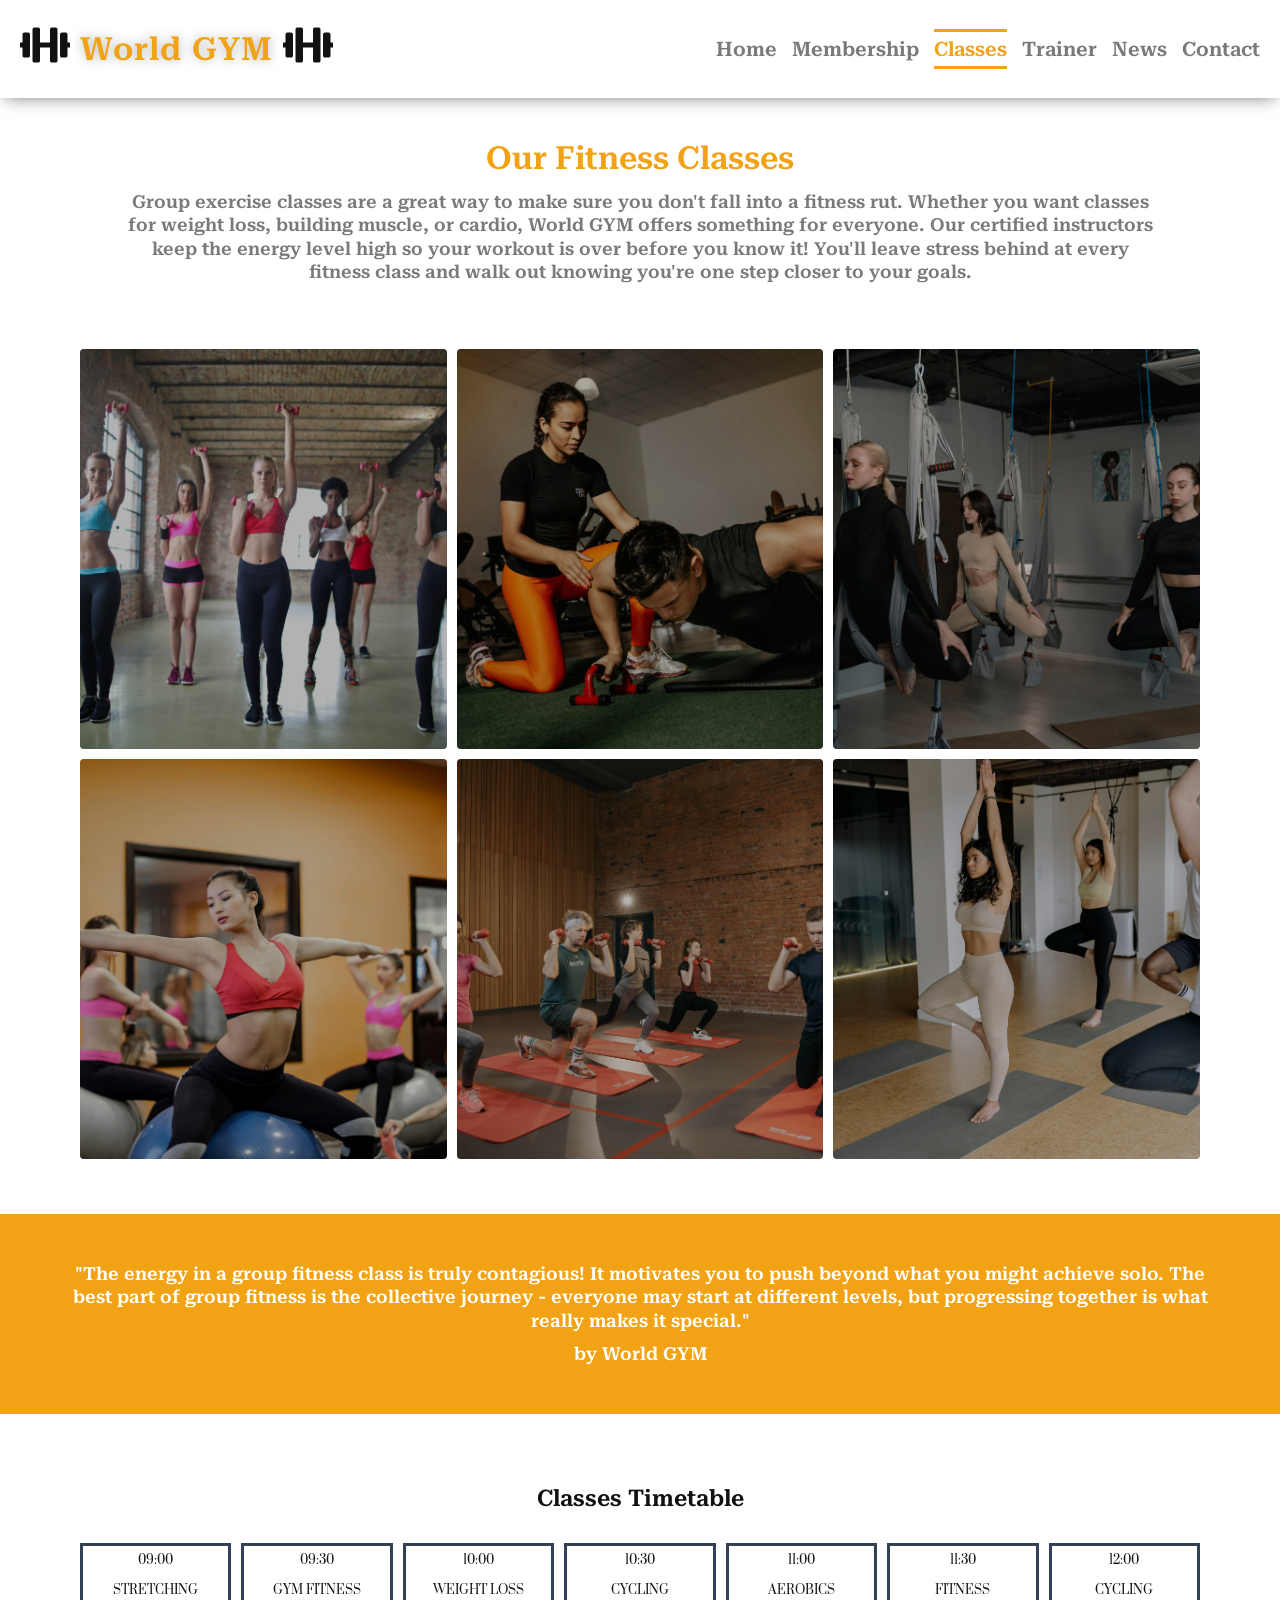
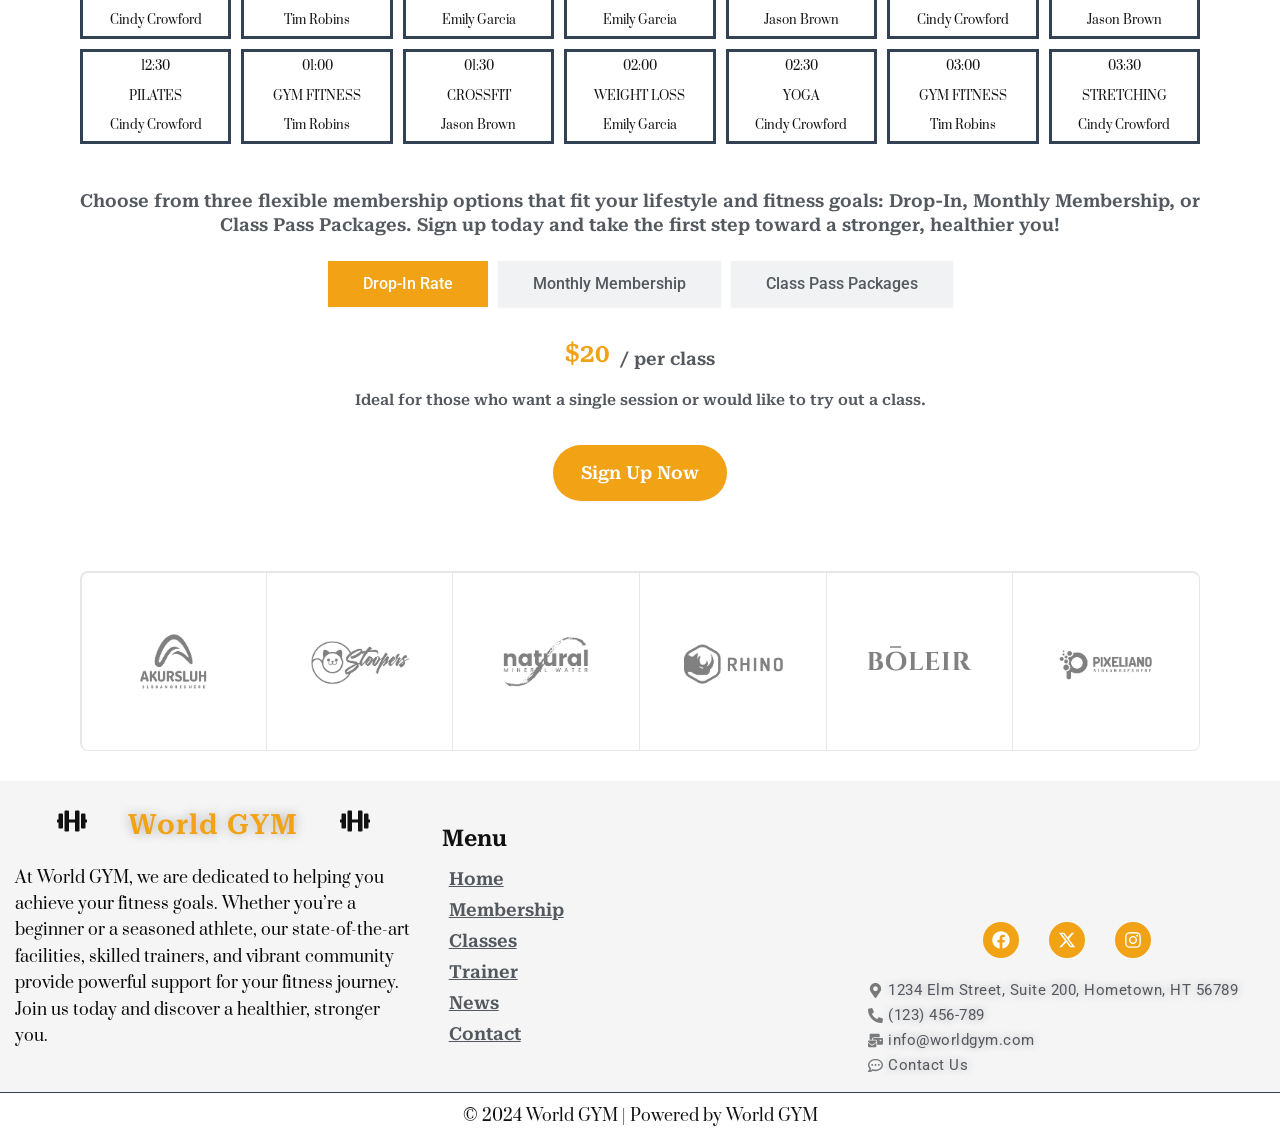
<file: our-fitness-classes/index.html>
<!DOCTYPE html>
<html lang="ja">
<head>
	<meta charset="UTF-8">
	<meta name="viewport" content="width=device-width, initial-scale=1">
	<link rel="profile" href="http://gmpg.org/xfn/11">
	<link rel="pingback" href="/xmlrpc.php">
	
<title>Our fitness classes | World GYM</title>
<meta name="robots" content="max-image-preview:large">
<link rel="alternate" type="application/rss+xml" title="World GYM &raquo; フィード" href="/feed/">
<link rel="alternate" type="application/rss+xml" title="World GYM &raquo; コメントフィード" href="/comments/feed/">
<meta name="description" content="Our Fitness Classes  Group exercise classes are a great way to make sure you don&#039;t fall into a fitness rut. Whether you want classes for weight loss, building muscle, or cardio, World GYM offers something for everyone. Our certified instru">
<script>
window._wpemojiSettings = {"baseUrl":"https:\/\/s.w.org\/images\/core\/emoji\/15.0.3\/72x72\/","ext":".png","svgUrl":"https:\/\/s.w.org\/images\/core\/emoji\/15.0.3\/svg\/","svgExt":".svg","source":{"concatemoji":"\/wp-includes\/js\/wp-emoji-release.min.js?ver=6.6.2"}};
/*! This file is auto-generated */
!function(i,n){var o,s,e;function c(e){try{var t={supportTests:e,timestamp:(new Date).valueOf()};sessionStorage.setItem(o,JSON.stringify(t))}catch(e){}}function p(e,t,n){e.clearRect(0,0,e.canvas.width,e.canvas.height),e.fillText(t,0,0);var t=new Uint32Array(e.getImageData(0,0,e.canvas.width,e.canvas.height).data),r=(e.clearRect(0,0,e.canvas.width,e.canvas.height),e.fillText(n,0,0),new Uint32Array(e.getImageData(0,0,e.canvas.width,e.canvas.height).data));return t.every(function(e,t){return e===r[t]})}function u(e,t,n){switch(t){case"flag":return n(e,"🏳️‍⚧️","🏳️​⚧️")?!1:!n(e,"🇺🇳","🇺​🇳")&&!n(e,"🏴󠁧󠁢󠁥󠁮󠁧󠁿","🏴​󠁧​󠁢​󠁥​󠁮​󠁧​󠁿");case"emoji":return!n(e,"🐦‍⬛","🐦​⬛")}return!1}function f(e,t,n){var r="undefined"!=typeof WorkerGlobalScope&&self instanceof WorkerGlobalScope?new OffscreenCanvas(300,150):i.createElement("canvas"),a=r.getContext("2d",{willReadFrequently:!0}),o=(a.textBaseline="top",a.font="600 32px Arial",{});return e.forEach(function(e){o[e]=t(a,e,n)}),o}function t(e){var t=i.createElement("script");t.src=e,t.defer=!0,i.head.appendChild(t)}"undefined"!=typeof Promise&&(o="wpEmojiSettingsSupports",s=["flag","emoji"],n.supports={everything:!0,everythingExceptFlag:!0},e=new Promise(function(e){i.addEventListener("DOMContentLoaded",e,{once:!0})}),new Promise(function(t){var n=function(){try{var e=JSON.parse(sessionStorage.getItem(o));if("object"==typeof e&&"number"==typeof e.timestamp&&(new Date).valueOf()<e.timestamp+604800&&"object"==typeof e.supportTests)return e.supportTests}catch(e){}return null}();if(!n){if("undefined"!=typeof Worker&&"undefined"!=typeof OffscreenCanvas&&"undefined"!=typeof URL&&URL.createObjectURL&&"undefined"!=typeof Blob)try{var e="postMessage("+f.toString()+"("+[JSON.stringify(s),u.toString(),p.toString()].join(",")+"));",r=new Blob([e],{type:"text/javascript"}),a=new Worker(URL.createObjectURL(r),{name:"wpTestEmojiSupports"});return void(a.onmessage=function(e){c(n=e.data),a.terminate(),t(n)})}catch(e){}c(n=f(s,u,p))}t(n)}).then(function(e){for(var t in e)n.supports[t]=e[t],n.supports.everything=n.supports.everything&&n.supports[t],"flag"!==t&&(n.supports.everythingExceptFlag=n.supports.everythingExceptFlag&&n.supports[t]);n.supports.everythingExceptFlag=n.supports.everythingExceptFlag&&!n.supports.flag,n.DOMReady=!1,n.readyCallback=function(){n.DOMReady=!0}}).then(function(){return e}).then(function(){var e;n.supports.everything||(n.readyCallback(),(e=n.source||{}).concatemoji?t(e.concatemoji):e.wpemoji&&e.twemoji&&(t(e.twemoji),t(e.wpemoji)))}))}((window,document),window._wpemojiSettings);
</script>
<link rel="stylesheet" id="astra-theme-css-css" href="/wp-content/themes/Astra/assets/css/minified/main.min.css?ver=4.8.3" media="all">
<style id="astra-theme-css-inline-css">:root{--ast-post-nav-space:0;--ast-container-default-xlg-padding:2.5em;--ast-container-default-lg-padding:2.5em;--ast-container-default-slg-padding:2em;--ast-container-default-md-padding:2.5em;--ast-container-default-sm-padding:2.5em;--ast-container-default-xs-padding:2.4em;--ast-container-default-xxs-padding:1.8em;--ast-code-block-background:#ECEFF3;--ast-comment-inputs-background:#F9FAFB;--ast-normal-container-width:1200px;--ast-narrow-container-width:750px;--ast-blog-title-font-weight:600;--ast-blog-meta-weight:600;}html{font-size:100%;}a{color:var(--ast-global-color-0);}a:hover,a:focus{color:var(--ast-global-color-1);}body,button,input,select,textarea,.ast-button,.ast-custom-button{font-family:-apple-system,BlinkMacSystemFont,Segoe UI,Roboto,Oxygen-Sans,Ubuntu,Cantarell,Helvetica Neue,sans-serif;font-weight:400;font-size:16px;font-size:1rem;line-height:var(--ast-body-line-height,1.65);}blockquote{color:var(--ast-global-color-3);}h1,.entry-content h1,h2,.entry-content h2,h3,.entry-content h3,h4,.entry-content h4,h5,.entry-content h5,h6,.entry-content h6,.site-title,.site-title a{font-weight:600;}.site-title{font-size:26px;font-size:1.625rem;display:block;}.site-header .site-description{font-size:15px;font-size:0.9375rem;display:none;}.entry-title{font-size:20px;font-size:1.25rem;}.ast-blog-single-element.ast-taxonomy-container a{font-size:14px;font-size:0.875rem;}.ast-blog-meta-container{font-size:13px;font-size:0.8125rem;}.archive .ast-article-post .ast-article-inner,.blog .ast-article-post .ast-article-inner,.archive .ast-article-post .ast-article-inner:hover,.blog .ast-article-post .ast-article-inner:hover{border-top-left-radius:6px;border-top-right-radius:6px;border-bottom-right-radius:6px;border-bottom-left-radius:6px;overflow:hidden;}h1,.entry-content h1{font-size:36px;font-size:2.25rem;font-weight:600;line-height:1.4em;}h2,.entry-content h2{font-size:30px;font-size:1.875rem;font-weight:600;line-height:1.3em;}h3,.entry-content h3{font-size:24px;font-size:1.5rem;font-weight:600;line-height:1.3em;}h4,.entry-content h4{font-size:20px;font-size:1.25rem;line-height:1.2em;font-weight:600;}h5,.entry-content h5{font-size:18px;font-size:1.125rem;line-height:1.2em;font-weight:600;}h6,.entry-content h6{font-size:16px;font-size:1rem;line-height:1.25em;font-weight:600;}::selection{background-color:var(--ast-global-color-0);color:#ffffff;}body,h1,.entry-title a,.entry-content h1,h2,.entry-content h2,h3,.entry-content h3,h4,.entry-content h4,h5,.entry-content h5,h6,.entry-content h6{color:var(--ast-global-color-3);}.tagcloud a:hover,.tagcloud a:focus,.tagcloud a.current-item{color:#ffffff;border-color:var(--ast-global-color-0);background-color:var(--ast-global-color-0);}input:focus,input[type="text"]:focus,input[type="email"]:focus,input[type="url"]:focus,input[type="password"]:focus,input[type="reset"]:focus,input[type="search"]:focus,textarea:focus{border-color:var(--ast-global-color-0);}input[type="radio"]:checked,input[type=reset],input[type="checkbox"]:checked,input[type="checkbox"]:hover:checked,input[type="checkbox"]:focus:checked,input[type=range]::-webkit-slider-thumb{border-color:var(--ast-global-color-0);background-color:var(--ast-global-color-0);box-shadow:none;}.site-footer a:hover + .post-count,.site-footer a:focus + .post-count{background:var(--ast-global-color-0);border-color:var(--ast-global-color-0);}.single .nav-links .nav-previous,.single .nav-links .nav-next{color:var(--ast-global-color-0);}.entry-meta,.entry-meta *{line-height:1.45;color:var(--ast-global-color-0);font-weight:600;}.entry-meta a:not(.ast-button):hover,.entry-meta a:not(.ast-button):hover *,.entry-meta a:not(.ast-button):focus,.entry-meta a:not(.ast-button):focus *,.page-links > .page-link,.page-links .page-link:hover,.post-navigation a:hover{color:var(--ast-global-color-1);}#cat option,.secondary .calendar_wrap thead a,.secondary .calendar_wrap thead a:visited{color:var(--ast-global-color-0);}.secondary .calendar_wrap #today,.ast-progress-val span{background:var(--ast-global-color-0);}.secondary a:hover + .post-count,.secondary a:focus + .post-count{background:var(--ast-global-color-0);border-color:var(--ast-global-color-0);}.calendar_wrap #today > a{color:#ffffff;}.page-links .page-link,.single .post-navigation a{color:var(--ast-global-color-3);}.ast-search-menu-icon .search-form button.search-submit{padding:0 4px;}.ast-search-menu-icon form.search-form{padding-right:0;}.ast-search-menu-icon.slide-search input.search-field{width:0;}.ast-header-search .ast-search-menu-icon.ast-dropdown-active .search-form,.ast-header-search .ast-search-menu-icon.ast-dropdown-active .search-field:focus{transition:all 0.2s;}.search-form input.search-field:focus{outline:none;}.ast-search-menu-icon .search-form button.search-submit:focus,.ast-theme-transparent-header .ast-header-search .ast-dropdown-active .ast-icon,.ast-theme-transparent-header .ast-inline-search .search-field:focus .ast-icon{color:var(--ast-global-color-1);}.ast-header-search .slide-search .search-form{border:2px solid var(--ast-global-color-0);}.ast-header-search .slide-search .search-field{background-color:#fff;}.ast-archive-title{color:var(--ast-global-color-2);}.widget-title{font-size:22px;font-size:1.375rem;color:var(--ast-global-color-2);}.ast-single-post .entry-content a,.ast-comment-content a:not(.ast-comment-edit-reply-wrap a){text-decoration:underline;}.ast-single-post .elementor-button-wrapper .elementor-button,.ast-single-post .entry-content .uagb-tab a,.ast-single-post .entry-content .uagb-ifb-cta a,.ast-single-post .entry-content .uabb-module-content a,.ast-single-post .entry-content .uagb-post-grid a,.ast-single-post .entry-content .uagb-timeline a,.ast-single-post .entry-content .uagb-toc__wrap a,.ast-single-post .entry-content .uagb-taxomony-box a,.ast-single-post .entry-content .woocommerce a,.entry-content .wp-block-latest-posts > li > a,.ast-single-post .entry-content .wp-block-file__button,li.ast-post-filter-single,.ast-single-post .ast-comment-content .comment-reply-link,.ast-single-post .ast-comment-content .comment-edit-link{text-decoration:none;}.ast-search-menu-icon.slide-search a:focus-visible:focus-visible,.astra-search-icon:focus-visible,#close:focus-visible,a:focus-visible,.ast-menu-toggle:focus-visible,.site .skip-link:focus-visible,.wp-block-loginout input:focus-visible,.wp-block-search.wp-block-search__button-inside .wp-block-search__inside-wrapper,.ast-header-navigation-arrow:focus-visible,.woocommerce .wc-proceed-to-checkout > .checkout-button:focus-visible,.woocommerce .woocommerce-MyAccount-navigation ul li a:focus-visible,.ast-orders-table__row .ast-orders-table__cell:focus-visible,.woocommerce .woocommerce-order-details .order-again > .button:focus-visible,.woocommerce .woocommerce-message a.button.wc-forward:focus-visible,.woocommerce #minus_qty:focus-visible,.woocommerce #plus_qty:focus-visible,a#ast-apply-coupon:focus-visible,.woocommerce .woocommerce-info a:focus-visible,.woocommerce .astra-shop-summary-wrap a:focus-visible,.woocommerce a.wc-forward:focus-visible,#ast-apply-coupon:focus-visible,.woocommerce-js .woocommerce-mini-cart-item a.remove:focus-visible,#close:focus-visible,.button.search-submit:focus-visible,#search_submit:focus,.normal-search:focus-visible,.ast-header-account-wrap:focus-visible,.woocommerce .ast-on-card-button.ast-quick-view-trigger:focus{outline-style:dotted;outline-color:inherit;outline-width:thin;}input:focus,input[type="text"]:focus,input[type="email"]:focus,input[type="url"]:focus,input[type="password"]:focus,input[type="reset"]:focus,input[type="search"]:focus,input[type="number"]:focus,textarea:focus,.wp-block-search__input:focus,[data-section="section-header-mobile-trigger"] .ast-button-wrap .ast-mobile-menu-trigger-minimal:focus,.ast-mobile-popup-drawer.active .menu-toggle-close:focus,.woocommerce-ordering select.orderby:focus,#ast-scroll-top:focus,#coupon_code:focus,.woocommerce-page #comment:focus,.woocommerce #reviews #respond input#submit:focus,.woocommerce a.add_to_cart_button:focus,.woocommerce .button.single_add_to_cart_button:focus,.woocommerce .woocommerce-cart-form button:focus,.woocommerce .woocommerce-cart-form__cart-item .quantity .qty:focus,.woocommerce .woocommerce-billing-fields .woocommerce-billing-fields__field-wrapper .woocommerce-input-wrapper > .input-text:focus,.woocommerce #order_comments:focus,.woocommerce #place_order:focus,.woocommerce .woocommerce-address-fields .woocommerce-address-fields__field-wrapper .woocommerce-input-wrapper > .input-text:focus,.woocommerce .woocommerce-MyAccount-content form button:focus,.woocommerce .woocommerce-MyAccount-content .woocommerce-EditAccountForm .woocommerce-form-row .woocommerce-Input.input-text:focus,.woocommerce .ast-woocommerce-container .woocommerce-pagination ul.page-numbers li a:focus,body #content .woocommerce form .form-row .select2-container--default .select2-selection--single:focus,#ast-coupon-code:focus,.woocommerce.woocommerce-js .quantity input[type=number]:focus,.woocommerce-js .woocommerce-mini-cart-item .quantity input[type=number]:focus,.woocommerce p#ast-coupon-trigger:focus{border-style:dotted;border-color:inherit;border-width:thin;}input{outline:none;}.ast-logo-title-inline .site-logo-img{padding-right:1em;}body .ast-oembed-container *{position:absolute;top:0;width:100%;height:100%;left:0;}body .wp-block-embed-pocket-casts .ast-oembed-container *{position:unset;}.ast-single-post-featured-section + article {margin-top: 2em;}.site-content .ast-single-post-featured-section img {width: 100%;overflow: hidden;object-fit: cover;}.ast-separate-container .site-content .ast-single-post-featured-section + article {margin-top: -80px;z-index: 9;position: relative;border-radius: 4px;}@media (min-width: 922px) {.ast-no-sidebar .site-content .ast-article-image-container--wide {margin-left: -120px;margin-right: -120px;max-width: unset;width: unset;}.ast-left-sidebar .site-content .ast-article-image-container--wide,.ast-right-sidebar .site-content .ast-article-image-container--wide {margin-left: -10px;margin-right: -10px;}.site-content .ast-article-image-container--full {margin-left: calc( -50vw + 50%);margin-right: calc( -50vw + 50%);max-width: 100vw;width: 100vw;}.ast-left-sidebar .site-content .ast-article-image-container--full,.ast-right-sidebar .site-content .ast-article-image-container--full {margin-left: -10px;margin-right: -10px;max-width: inherit;width: auto;}}.site > .ast-single-related-posts-container {margin-top: 0;}@media (min-width: 922px) {.ast-desktop .ast-container--narrow {max-width: var(--ast-narrow-container-width);margin: 0 auto;}}.ast-page-builder-template .hentry {margin: 0;}.ast-page-builder-template .site-content > .ast-container {max-width: 100%;padding: 0;}.ast-page-builder-template .site .site-content #primary {padding: 0;margin: 0;}.ast-page-builder-template .no-results {text-align: center;margin: 4em auto;}.ast-page-builder-template .ast-pagination {padding: 2em;}.ast-page-builder-template .entry-header.ast-no-title.ast-no-thumbnail {margin-top: 0;}.ast-page-builder-template .entry-header.ast-header-without-markup {margin-top: 0;margin-bottom: 0;}.ast-page-builder-template .entry-header.ast-no-title.ast-no-meta {margin-bottom: 0;}.ast-page-builder-template.single .post-navigation {padding-bottom: 2em;}.ast-page-builder-template.single-post .site-content > .ast-container {max-width: 100%;}.ast-page-builder-template .entry-header {margin-top: 2em;margin-left: auto;margin-right: auto;}.ast-page-builder-template .ast-archive-description {margin: 2em auto 0;padding-left: 20px;padding-right: 20px;}.ast-page-builder-template .ast-row {margin-left: 0;margin-right: 0;}.single.ast-page-builder-template .entry-header + .entry-content,.single.ast-page-builder-template .ast-single-entry-banner + .site-content article .entry-content {margin-bottom: 2em;}@media(min-width: 921px) {.ast-page-builder-template.archive.ast-right-sidebar .ast-row article,.ast-page-builder-template.archive.ast-left-sidebar .ast-row article {padding-left: 0;padding-right: 0;}}input[type="text"],input[type="number"],input[type="email"],input[type="url"],input[type="password"],input[type="search"],input[type=reset],input[type=tel],input[type=date],select,textarea{font-size:16px;font-style:normal;font-weight:400;line-height:24px;width:100%;padding:12px 16px;border-radius:4px;box-shadow:0px 1px 2px 0px rgba(0,0,0,0.05);color:var(--ast-form-input-text,#475569);}input[type="text"],input[type="number"],input[type="email"],input[type="url"],input[type="password"],input[type="search"],input[type=reset],input[type=tel],input[type=date],select{height:40px;}input[type="date"]{border-width:1px;border-style:solid;border-color:var(--ast-border-color);}input[type="text"]:focus,input[type="number"]:focus,input[type="email"]:focus,input[type="url"]:focus,input[type="password"]:focus,input[type="search"]:focus,input[type=reset]:focus,input[type="tel"]:focus,input[type="date"]:focus,select:focus,textarea:focus{border-color:#046BD2;box-shadow:none;outline:none;color:var(--ast-form-input-focus-text,#475569);}label,legend{color:#111827;font-size:14px;font-style:normal;font-weight:500;line-height:20px;}select{padding:6px 10px;}fieldset{padding:30px;border-radius:4px;}button,.ast-button,.button,input[type="button"],input[type="reset"],input[type="submit"]{border-radius:4px;box-shadow:0px 1px 2px 0px rgba(0,0,0,0.05);}:root{--ast-comment-inputs-background:#FFF;}::placeholder{color:var(--ast-form-field-color,#9CA3AF);}::-ms-input-placeholder{color:var(--ast-form-field-color,#9CA3AF);}@media (max-width:921.9px){#ast-desktop-header{display:none;}}@media (min-width:922px){#ast-mobile-header{display:none;}}.wp-block-buttons.aligncenter{justify-content:center;}@media (max-width:921px){.ast-theme-transparent-header #primary,.ast-theme-transparent-header #secondary{padding:0;}}@media (max-width:921px){.ast-plain-container.ast-no-sidebar #primary{padding:0;}}.ast-plain-container.ast-no-sidebar #primary{margin-top:0;margin-bottom:0;}.wp-block-button.is-style-outline .wp-block-button__link{border-color:var(--ast-global-color-0);}div.wp-block-button.is-style-outline > .wp-block-button__link:not(.has-text-color),div.wp-block-button.wp-block-button__link.is-style-outline:not(.has-text-color){color:var(--ast-global-color-0);}.wp-block-button.is-style-outline .wp-block-button__link:hover,.wp-block-buttons .wp-block-button.is-style-outline .wp-block-button__link:focus,.wp-block-buttons .wp-block-button.is-style-outline > .wp-block-button__link:not(.has-text-color):hover,.wp-block-buttons .wp-block-button.wp-block-button__link.is-style-outline:not(.has-text-color):hover{color:#ffffff;background-color:var(--ast-global-color-1);border-color:var(--ast-global-color-1);}.post-page-numbers.current .page-link,.ast-pagination .page-numbers.current{color:#ffffff;border-color:var(--ast-global-color-0);background-color:var(--ast-global-color-0);}.wp-block-buttons .wp-block-button.is-style-outline .wp-block-button__link.wp-element-button,.ast-outline-button,.wp-block-uagb-buttons-child .uagb-buttons-repeater.ast-outline-button{border-color:var(--ast-global-color-0);border-top-width:2px;border-right-width:2px;border-bottom-width:2px;border-left-width:2px;font-family:inherit;font-weight:500;font-size:16px;font-size:1rem;line-height:1em;padding-top:13px;padding-right:30px;padding-bottom:13px;padding-left:30px;}.wp-block-buttons .wp-block-button.is-style-outline > .wp-block-button__link:not(.has-text-color),.wp-block-buttons .wp-block-button.wp-block-button__link.is-style-outline:not(.has-text-color),.ast-outline-button{color:var(--ast-global-color-0);}.wp-block-button.is-style-outline .wp-block-button__link:hover,.wp-block-buttons .wp-block-button.is-style-outline .wp-block-button__link:focus,.wp-block-buttons .wp-block-button.is-style-outline > .wp-block-button__link:not(.has-text-color):hover,.wp-block-buttons .wp-block-button.wp-block-button__link.is-style-outline:not(.has-text-color):hover,.ast-outline-button:hover,.ast-outline-button:focus,.wp-block-uagb-buttons-child .uagb-buttons-repeater.ast-outline-button:hover,.wp-block-uagb-buttons-child .uagb-buttons-repeater.ast-outline-button:focus{color:#ffffff;background-color:var(--ast-global-color-1);border-color:var(--ast-global-color-1);}.ast-single-post .entry-content a.ast-outline-button,.ast-single-post .entry-content .is-style-outline>.wp-block-button__link{text-decoration:none;}.wp-block-button .wp-block-button__link.wp-element-button.is-style-outline:not(.has-background),.wp-block-button.is-style-outline>.wp-block-button__link.wp-element-button:not(.has-background),.ast-outline-button{background-color:transparent;}.uagb-buttons-repeater.ast-outline-button{border-radius:9999px;}@media (max-width:921px){.wp-block-buttons .wp-block-button.is-style-outline .wp-block-button__link.wp-element-button,.ast-outline-button,.wp-block-uagb-buttons-child .uagb-buttons-repeater.ast-outline-button{padding-top:12px;padding-right:28px;padding-bottom:12px;padding-left:28px;}}@media (max-width:544px){.wp-block-buttons .wp-block-button.is-style-outline .wp-block-button__link.wp-element-button,.ast-outline-button,.wp-block-uagb-buttons-child .uagb-buttons-repeater.ast-outline-button{padding-top:10px;padding-right:24px;padding-bottom:10px;padding-left:24px;}}.entry-content[data-ast-blocks-layout] > figure{margin-bottom:1em;}h1.widget-title{font-weight:600;}h2.widget-title{font-weight:600;}h3.widget-title{font-weight:600;}#page{display:flex;flex-direction:column;min-height:100vh;}.ast-404-layout-1 h1.page-title{color:var(--ast-global-color-2);}.single .post-navigation a{line-height:1em;height:inherit;}.error-404 .page-sub-title{font-size:1.5rem;font-weight:inherit;}.search .site-content .content-area .search-form{margin-bottom:0;}#page .site-content{flex-grow:1;}.widget{margin-bottom:1.25em;}#secondary li{line-height:1.5em;}#secondary .wp-block-group h2{margin-bottom:0.7em;}#secondary h2{font-size:1.7rem;}.ast-separate-container .ast-article-post,.ast-separate-container .ast-article-single,.ast-separate-container .comment-respond{padding:3em;}.ast-separate-container .ast-article-single .ast-article-single{padding:0;}.ast-article-single .wp-block-post-template-is-layout-grid{padding-left:0;}.ast-separate-container .comments-title,.ast-narrow-container .comments-title{padding:1.5em 2em;}.ast-page-builder-template .comment-form-textarea,.ast-comment-formwrap .ast-grid-common-col{padding:0;}.ast-comment-formwrap{padding:0;display:inline-flex;column-gap:20px;width:100%;margin-left:0;margin-right:0;}.comments-area textarea#comment:focus,.comments-area textarea#comment:active,.comments-area .ast-comment-formwrap input[type="text"]:focus,.comments-area .ast-comment-formwrap input[type="text"]:active {box-shadow:none;outline:none;}.archive.ast-page-builder-template .entry-header{margin-top:2em;}.ast-page-builder-template .ast-comment-formwrap{width:100%;}.entry-title{margin-bottom:0.6em;}.ast-archive-description p{font-size:inherit;font-weight:inherit;line-height:inherit;}.ast-separate-container .ast-comment-list li.depth-1,.hentry{margin-bottom:1.5em;}.site-content section.ast-archive-description{margin-bottom:2em;}@media (min-width:921px){.ast-left-sidebar.ast-page-builder-template #secondary,.archive.ast-right-sidebar.ast-page-builder-template .site-main{padding-left:20px;padding-right:20px;}}@media (max-width:544px){.ast-comment-formwrap.ast-row{column-gap:10px;display:inline-block;}#ast-commentform .ast-grid-common-col{position:relative;width:100%;}}@media (min-width:1201px){.ast-separate-container .ast-article-post,.ast-separate-container .ast-article-single,.ast-separate-container .ast-author-box,.ast-separate-container .ast-404-layout-1,.ast-separate-container .no-results{padding:3em;}}@media (max-width:921px){.ast-separate-container #primary,.ast-separate-container #secondary{padding:1.5em 0;}#primary,#secondary{padding:1.5em 0;margin:0;}.ast-left-sidebar #content > .ast-container{display:flex;flex-direction:column-reverse;width:100%;}}@media (min-width:922px){.ast-separate-container.ast-right-sidebar #primary,.ast-separate-container.ast-left-sidebar #primary{border:0;}.search-no-results.ast-separate-container #primary{margin-bottom:4em;}}.wp-block-button .wp-block-button__link{color:#ffffff;}.wp-block-button .wp-block-button__link:hover,.wp-block-button .wp-block-button__link:focus{color:#ffffff;background-color:var(--ast-global-color-1);border-color:var(--ast-global-color-1);}.elementor-widget-heading h1.elementor-heading-title{line-height:1.4em;}.elementor-widget-heading h2.elementor-heading-title{line-height:1.3em;}.elementor-widget-heading h3.elementor-heading-title{line-height:1.3em;}.elementor-widget-heading h4.elementor-heading-title{line-height:1.2em;}.elementor-widget-heading h5.elementor-heading-title{line-height:1.2em;}.elementor-widget-heading h6.elementor-heading-title{line-height:1.25em;}.wp-block-button .wp-block-button__link,.wp-block-search .wp-block-search__button,body .wp-block-file .wp-block-file__button{border-color:var(--ast-global-color-0);background-color:var(--ast-global-color-0);color:#ffffff;font-family:inherit;font-weight:500;line-height:1em;font-size:16px;font-size:1rem;padding-top:15px;padding-right:30px;padding-bottom:15px;padding-left:30px;}.ast-single-post .entry-content .wp-block-button .wp-block-button__link,.ast-single-post .entry-content .wp-block-search .wp-block-search__button,body .entry-content .wp-block-file .wp-block-file__button{text-decoration:none;}@media (max-width:921px){.wp-block-button .wp-block-button__link,.wp-block-search .wp-block-search__button,body .wp-block-file .wp-block-file__button{padding-top:14px;padding-right:28px;padding-bottom:14px;padding-left:28px;}}@media (max-width:544px){.wp-block-button .wp-block-button__link,.wp-block-search .wp-block-search__button,body .wp-block-file .wp-block-file__button{padding-top:12px;padding-right:24px;padding-bottom:12px;padding-left:24px;}}.menu-toggle,button,.ast-button,.ast-custom-button,.button,input#submit,input[type="button"],input[type="submit"],input[type="reset"],#comments .submit,.search .search-submit,form[CLASS*="wp-block-search__"].wp-block-search .wp-block-search__inside-wrapper .wp-block-search__button,body .wp-block-file .wp-block-file__button,.search .search-submit,.woocommerce-js a.button,.woocommerce button.button,.woocommerce .woocommerce-message a.button,.woocommerce #respond input#submit.alt,.woocommerce input.button.alt,.woocommerce input.button,.woocommerce input.button:disabled,.woocommerce input.button:disabled[disabled],.woocommerce input.button:disabled:hover,.woocommerce input.button:disabled[disabled]:hover,.woocommerce #respond input#submit,.woocommerce button.button.alt.disabled,.wc-block-grid__products .wc-block-grid__product .wp-block-button__link,.wc-block-grid__product-onsale,[CLASS*="wc-block"] button,.woocommerce-js .astra-cart-drawer .astra-cart-drawer-content .woocommerce-mini-cart__buttons .button:not(.checkout):not(.ast-continue-shopping),.woocommerce-js .astra-cart-drawer .astra-cart-drawer-content .woocommerce-mini-cart__buttons a.checkout,.woocommerce button.button.alt.disabled.wc-variation-selection-needed,[CLASS*="wc-block"] .wc-block-components-button{border-style:solid;border-top-width:0;border-right-width:0;border-left-width:0;border-bottom-width:0;color:#ffffff;border-color:var(--ast-global-color-0);background-color:var(--ast-global-color-0);padding-top:15px;padding-right:30px;padding-bottom:15px;padding-left:30px;font-family:inherit;font-weight:500;font-size:16px;font-size:1rem;line-height:1em;}button:focus,.menu-toggle:hover,button:hover,.ast-button:hover,.ast-custom-button:hover .button:hover,.ast-custom-button:hover ,input[type=reset]:hover,input[type=reset]:focus,input#submit:hover,input#submit:focus,input[type="button"]:hover,input[type="button"]:focus,input[type="submit"]:hover,input[type="submit"]:focus,form[CLASS*="wp-block-search__"].wp-block-search .wp-block-search__inside-wrapper .wp-block-search__button:hover,form[CLASS*="wp-block-search__"].wp-block-search .wp-block-search__inside-wrapper .wp-block-search__button:focus,body .wp-block-file .wp-block-file__button:hover,body .wp-block-file .wp-block-file__button:focus,.woocommerce-js a.button:hover,.woocommerce button.button:hover,.woocommerce .woocommerce-message a.button:hover,.woocommerce #respond input#submit:hover,.woocommerce #respond input#submit.alt:hover,.woocommerce input.button.alt:hover,.woocommerce input.button:hover,.woocommerce button.button.alt.disabled:hover,.wc-block-grid__products .wc-block-grid__product .wp-block-button__link:hover,[CLASS*="wc-block"] button:hover,.woocommerce-js .astra-cart-drawer .astra-cart-drawer-content .woocommerce-mini-cart__buttons .button:not(.checkout):not(.ast-continue-shopping):hover,.woocommerce-js .astra-cart-drawer .astra-cart-drawer-content .woocommerce-mini-cart__buttons a.checkout:hover,.woocommerce button.button.alt.disabled.wc-variation-selection-needed:hover,[CLASS*="wc-block"] .wc-block-components-button:hover,[CLASS*="wc-block"] .wc-block-components-button:focus{color:#ffffff;background-color:var(--ast-global-color-1);border-color:var(--ast-global-color-1);}form[CLASS*="wp-block-search__"].wp-block-search .wp-block-search__inside-wrapper .wp-block-search__button.has-icon{padding-top:calc(15px - 3px);padding-right:calc(30px - 3px);padding-bottom:calc(15px - 3px);padding-left:calc(30px - 3px);}@media (max-width:921px){.menu-toggle,button,.ast-button,.ast-custom-button,.button,input#submit,input[type="button"],input[type="submit"],input[type="reset"],#comments .submit,.search .search-submit,form[CLASS*="wp-block-search__"].wp-block-search .wp-block-search__inside-wrapper .wp-block-search__button,body .wp-block-file .wp-block-file__button,.search .search-submit,.woocommerce-js a.button,.woocommerce button.button,.woocommerce .woocommerce-message a.button,.woocommerce #respond input#submit.alt,.woocommerce input.button.alt,.woocommerce input.button,.woocommerce input.button:disabled,.woocommerce input.button:disabled[disabled],.woocommerce input.button:disabled:hover,.woocommerce input.button:disabled[disabled]:hover,.woocommerce #respond input#submit,.woocommerce button.button.alt.disabled,.wc-block-grid__products .wc-block-grid__product .wp-block-button__link,.wc-block-grid__product-onsale,[CLASS*="wc-block"] button,.woocommerce-js .astra-cart-drawer .astra-cart-drawer-content .woocommerce-mini-cart__buttons .button:not(.checkout):not(.ast-continue-shopping),.woocommerce-js .astra-cart-drawer .astra-cart-drawer-content .woocommerce-mini-cart__buttons a.checkout,.woocommerce button.button.alt.disabled.wc-variation-selection-needed,[CLASS*="wc-block"] .wc-block-components-button{padding-top:14px;padding-right:28px;padding-bottom:14px;padding-left:28px;}}@media (max-width:544px){.menu-toggle,button,.ast-button,.ast-custom-button,.button,input#submit,input[type="button"],input[type="submit"],input[type="reset"],#comments .submit,.search .search-submit,form[CLASS*="wp-block-search__"].wp-block-search .wp-block-search__inside-wrapper .wp-block-search__button,body .wp-block-file .wp-block-file__button,.search .search-submit,.woocommerce-js a.button,.woocommerce button.button,.woocommerce .woocommerce-message a.button,.woocommerce #respond input#submit.alt,.woocommerce input.button.alt,.woocommerce input.button,.woocommerce input.button:disabled,.woocommerce input.button:disabled[disabled],.woocommerce input.button:disabled:hover,.woocommerce input.button:disabled[disabled]:hover,.woocommerce #respond input#submit,.woocommerce button.button.alt.disabled,.wc-block-grid__products .wc-block-grid__product .wp-block-button__link,.wc-block-grid__product-onsale,[CLASS*="wc-block"] button,.woocommerce-js .astra-cart-drawer .astra-cart-drawer-content .woocommerce-mini-cart__buttons .button:not(.checkout):not(.ast-continue-shopping),.woocommerce-js .astra-cart-drawer .astra-cart-drawer-content .woocommerce-mini-cart__buttons a.checkout,.woocommerce button.button.alt.disabled.wc-variation-selection-needed,[CLASS*="wc-block"] .wc-block-components-button{padding-top:12px;padding-right:24px;padding-bottom:12px;padding-left:24px;}}@media (max-width:921px){.ast-mobile-header-stack .main-header-bar .ast-search-menu-icon{display:inline-block;}.ast-header-break-point.ast-header-custom-item-outside .ast-mobile-header-stack .main-header-bar .ast-search-icon{margin:0;}.ast-comment-avatar-wrap img{max-width:2.5em;}.ast-comment-meta{padding:0 1.8888em 1.3333em;}}@media (min-width:544px){.ast-container{max-width:100%;}}@media (max-width:544px){.ast-separate-container .ast-article-post,.ast-separate-container .ast-article-single,.ast-separate-container .comments-title,.ast-separate-container .ast-archive-description{padding:1.5em 1em;}.ast-separate-container #content .ast-container{padding-left:0.54em;padding-right:0.54em;}.ast-separate-container .ast-comment-list .bypostauthor{padding:.5em;}.ast-search-menu-icon.ast-dropdown-active .search-field{width:170px;}} #ast-mobile-header .ast-site-header-cart-li a{pointer-events:none;}.ast-separate-container{background-color:var(--ast-global-color-4);}@media (max-width:921px){.site-title{display:block;}.site-header .site-description{display:none;}h1,.entry-content h1{font-size:30px;}h2,.entry-content h2{font-size:25px;}h3,.entry-content h3{font-size:20px;}}@media (max-width:544px){.site-title{display:block;}.site-header .site-description{display:none;}h1,.entry-content h1{font-size:30px;}h2,.entry-content h2{font-size:25px;}h3,.entry-content h3{font-size:20px;}}@media (max-width:921px){html{font-size:91.2%;}}@media (max-width:544px){html{font-size:91.2%;}}@media (min-width:922px){.ast-container{max-width:1240px;}}@media (min-width:922px){.site-content .ast-container{display:flex;}}@media (max-width:921px){.site-content .ast-container{flex-direction:column;}}.entry-content h1,.entry-content h2,.entry-content h3,.entry-content h4,.entry-content h5,.entry-content h6{clear:none;}@media (min-width:922px){.main-header-menu .sub-menu .menu-item.ast-left-align-sub-menu:hover > .sub-menu,.main-header-menu .sub-menu .menu-item.ast-left-align-sub-menu.focus > .sub-menu{margin-left:-0px;}}.entry-content li > p{margin-bottom:0;}.site .comments-area{padding-bottom:2em;margin-top:2em;}.wp-block-file {display: flex;align-items: center;flex-wrap: wrap;justify-content: space-between;}.wp-block-pullquote {border: none;}.wp-block-pullquote blockquote::before {content: "\201D";font-family: "Helvetica",sans-serif;display: flex;transform: rotate( 180deg );font-size: 6rem;font-style: normal;line-height: 1;font-weight: bold;align-items: center;justify-content: center;}.has-text-align-right > blockquote::before {justify-content: flex-start;}.has-text-align-left > blockquote::before {justify-content: flex-end;}figure.wp-block-pullquote.is-style-solid-color blockquote {max-width: 100%;text-align: inherit;}:root {--wp--custom--ast-default-block-top-padding: 3em;--wp--custom--ast-default-block-right-padding: 3em;--wp--custom--ast-default-block-bottom-padding: 3em;--wp--custom--ast-default-block-left-padding: 3em;--wp--custom--ast-container-width: 1200px;--wp--custom--ast-content-width-size: 1200px;--wp--custom--ast-wide-width-size: calc(1200px + var(--wp--custom--ast-default-block-left-padding) + var(--wp--custom--ast-default-block-right-padding));}.ast-narrow-container {--wp--custom--ast-content-width-size: 750px;--wp--custom--ast-wide-width-size: 750px;}@media(max-width: 921px) {:root {--wp--custom--ast-default-block-top-padding: 3em;--wp--custom--ast-default-block-right-padding: 2em;--wp--custom--ast-default-block-bottom-padding: 3em;--wp--custom--ast-default-block-left-padding: 2em;}}@media(max-width: 544px) {:root {--wp--custom--ast-default-block-top-padding: 3em;--wp--custom--ast-default-block-right-padding: 1.5em;--wp--custom--ast-default-block-bottom-padding: 3em;--wp--custom--ast-default-block-left-padding: 1.5em;}}.entry-content > .wp-block-group,.entry-content > .wp-block-cover,.entry-content > .wp-block-columns {padding-top: var(--wp--custom--ast-default-block-top-padding);padding-right: var(--wp--custom--ast-default-block-right-padding);padding-bottom: var(--wp--custom--ast-default-block-bottom-padding);padding-left: var(--wp--custom--ast-default-block-left-padding);}.ast-plain-container.ast-no-sidebar .entry-content > .alignfull,.ast-page-builder-template .ast-no-sidebar .entry-content > .alignfull {margin-left: calc( -50vw + 50%);margin-right: calc( -50vw + 50%);max-width: 100vw;width: 100vw;}.ast-plain-container.ast-no-sidebar .entry-content .alignfull .alignfull,.ast-page-builder-template.ast-no-sidebar .entry-content .alignfull .alignfull,.ast-plain-container.ast-no-sidebar .entry-content .alignfull .alignwide,.ast-page-builder-template.ast-no-sidebar .entry-content .alignfull .alignwide,.ast-plain-container.ast-no-sidebar .entry-content .alignwide .alignfull,.ast-page-builder-template.ast-no-sidebar .entry-content .alignwide .alignfull,.ast-plain-container.ast-no-sidebar .entry-content .alignwide .alignwide,.ast-page-builder-template.ast-no-sidebar .entry-content .alignwide .alignwide,.ast-plain-container.ast-no-sidebar .entry-content .wp-block-column .alignfull,.ast-page-builder-template.ast-no-sidebar .entry-content .wp-block-column .alignfull,.ast-plain-container.ast-no-sidebar .entry-content .wp-block-column .alignwide,.ast-page-builder-template.ast-no-sidebar .entry-content .wp-block-column .alignwide {margin-left: auto;margin-right: auto;width: 100%;}[data-ast-blocks-layout] .wp-block-separator:not(.is-style-dots) {height: 0;}[data-ast-blocks-layout] .wp-block-separator {margin: 20px auto;}[data-ast-blocks-layout] .wp-block-separator:not(.is-style-wide):not(.is-style-dots) {max-width: 100px;}[data-ast-blocks-layout] .wp-block-separator.has-background {padding: 0;}.entry-content[data-ast-blocks-layout] > * {max-width: var(--wp--custom--ast-content-width-size);margin-left: auto;margin-right: auto;}.entry-content[data-ast-blocks-layout] > .alignwide {max-width: var(--wp--custom--ast-wide-width-size);}.entry-content[data-ast-blocks-layout] .alignfull {max-width: none;}.ast-full-width-layout .entry-content[data-ast-blocks-layout] .is-layout-constrained.wp-block-cover-is-layout-constrained > *,.ast-full-width-layout .entry-content[data-ast-blocks-layout] .is-layout-constrained.wp-block-group-is-layout-constrained > * {max-width: var(--wp--custom--ast-content-width-size);margin-left: auto;margin-right: auto;}.entry-content .wp-block-columns {margin-bottom: 0;}blockquote {margin: 1.5em;border-color: rgba(0,0,0,0.05);}.wp-block-quote:not(.has-text-align-right):not(.has-text-align-center) {border-left: 5px solid rgba(0,0,0,0.05);}.has-text-align-right > blockquote,blockquote.has-text-align-right {border-right: 5px solid rgba(0,0,0,0.05);}.has-text-align-left > blockquote,blockquote.has-text-align-left {border-left: 5px solid rgba(0,0,0,0.05);}.wp-block-site-tagline,.wp-block-latest-posts .read-more {margin-top: 15px;}.wp-block-loginout p label {display: block;}.wp-block-loginout p:not(.login-remember):not(.login-submit) input {width: 100%;}.wp-block-loginout input:focus {border-color: transparent;}.wp-block-loginout input:focus {outline: thin dotted;}.entry-content .wp-block-media-text .wp-block-media-text__content {padding: 0 0 0 8%;}.entry-content .wp-block-media-text.has-media-on-the-right .wp-block-media-text__content {padding: 0 8% 0 0;}.entry-content .wp-block-media-text.has-background .wp-block-media-text__content {padding: 8%;}.entry-content .wp-block-cover:not([class*="background-color"]) .wp-block-cover__inner-container,.entry-content .wp-block-cover:not([class*="background-color"]) .wp-block-cover-image-text,.entry-content .wp-block-cover:not([class*="background-color"]) .wp-block-cover-text,.entry-content .wp-block-cover-image:not([class*="background-color"]) .wp-block-cover__inner-container,.entry-content .wp-block-cover-image:not([class*="background-color"]) .wp-block-cover-image-text,.entry-content .wp-block-cover-image:not([class*="background-color"]) .wp-block-cover-text {color: var(--ast-global-color-5);}.wp-block-loginout .login-remember input {width: 1.1rem;height: 1.1rem;margin: 0 5px 4px 0;vertical-align: middle;}.wp-block-latest-posts > li > *:first-child,.wp-block-latest-posts:not(.is-grid) > li:first-child {margin-top: 0;}.entry-content .wp-block-buttons,.entry-content .wp-block-uagb-buttons {margin-bottom: 1.5em;}.wp-block-search__inside-wrapper .wp-block-search__input {padding: 0 10px;color: var(--ast-global-color-3);background: var(--ast-global-color-5);border-color: var(--ast-border-color);}.wp-block-latest-posts .read-more {margin-bottom: 1.5em;}.wp-block-search__no-button .wp-block-search__inside-wrapper .wp-block-search__input {padding-top: 5px;padding-bottom: 5px;}.wp-block-latest-posts .wp-block-latest-posts__post-date,.wp-block-latest-posts .wp-block-latest-posts__post-author {font-size: 1rem;}.wp-block-latest-posts > li > *,.wp-block-latest-posts:not(.is-grid) > li {margin-top: 12px;margin-bottom: 12px;}.ast-page-builder-template .entry-content[data-ast-blocks-layout] > *,.ast-page-builder-template .entry-content[data-ast-blocks-layout] > .alignfull > * {max-width: none;}.ast-page-builder-template .entry-content[data-ast-blocks-layout] > .alignwide > * {max-width: var(--wp--custom--ast-wide-width-size);}.ast-page-builder-template .entry-content[data-ast-blocks-layout] > .inherit-container-width > *,.ast-page-builder-template .entry-content[data-ast-blocks-layout] > * > *,.entry-content[data-ast-blocks-layout] > .wp-block-cover .wp-block-cover__inner-container {max-width: none ;margin-left: auto;margin-right: auto;}.entry-content[data-ast-blocks-layout] .wp-block-cover:not(.alignleft):not(.alignright) {width: auto;}@media(max-width: 1200px) {.ast-separate-container .entry-content > .alignfull,.ast-separate-container .entry-content[data-ast-blocks-layout] > .alignwide,.ast-plain-container .entry-content[data-ast-blocks-layout] > .alignwide,.ast-plain-container .entry-content .alignfull {margin-left: calc(-1 * min(var(--ast-container-default-xlg-padding),20px)) ;margin-right: calc(-1 * min(var(--ast-container-default-xlg-padding),20px));}}@media(min-width: 1201px) {.ast-separate-container .entry-content > .alignfull {margin-left: calc(-1 * var(--ast-container-default-xlg-padding) );margin-right: calc(-1 * var(--ast-container-default-xlg-padding) );}.ast-separate-container .entry-content[data-ast-blocks-layout] > .alignwide,.ast-plain-container .entry-content[data-ast-blocks-layout] > .alignwide {margin-left: calc(-1 * var(--wp--custom--ast-default-block-left-padding) );margin-right: calc(-1 * var(--wp--custom--ast-default-block-right-padding) );}}@media(min-width: 921px) {.ast-separate-container .entry-content .wp-block-group.alignwide:not(.inherit-container-width) > :where(:not(.alignleft):not(.alignright)),.ast-plain-container .entry-content .wp-block-group.alignwide:not(.inherit-container-width) > :where(:not(.alignleft):not(.alignright)) {max-width: calc( var(--wp--custom--ast-content-width-size) + 80px );}.ast-plain-container.ast-right-sidebar .entry-content[data-ast-blocks-layout] .alignfull,.ast-plain-container.ast-left-sidebar .entry-content[data-ast-blocks-layout] .alignfull {margin-left: -60px;margin-right: -60px;}}@media(min-width: 544px) {.entry-content > .alignleft {margin-right: 20px;}.entry-content > .alignright {margin-left: 20px;}}@media (max-width:544px){.wp-block-columns .wp-block-column:not(:last-child){margin-bottom:20px;}.wp-block-latest-posts{margin:0;}}@media( max-width: 600px ) {.entry-content .wp-block-media-text .wp-block-media-text__content,.entry-content .wp-block-media-text.has-media-on-the-right .wp-block-media-text__content {padding: 8% 0 0;}.entry-content .wp-block-media-text.has-background .wp-block-media-text__content {padding: 8%;}}.ast-page-builder-template .entry-header {padding-left: 0;}.ast-narrow-container .site-content .wp-block-uagb-image--align-full .wp-block-uagb-image__figure {max-width: 100%;margin-left: auto;margin-right: auto;}.entry-content ul,.entry-content ol {padding: revert;margin: revert;padding-left: 20px;}:root .has-ast-global-color-0-color{color:var(--ast-global-color-0);}:root .has-ast-global-color-0-background-color{background-color:var(--ast-global-color-0);}:root .wp-block-button .has-ast-global-color-0-color{color:var(--ast-global-color-0);}:root .wp-block-button .has-ast-global-color-0-background-color{background-color:var(--ast-global-color-0);}:root .has-ast-global-color-1-color{color:var(--ast-global-color-1);}:root .has-ast-global-color-1-background-color{background-color:var(--ast-global-color-1);}:root .wp-block-button .has-ast-global-color-1-color{color:var(--ast-global-color-1);}:root .wp-block-button .has-ast-global-color-1-background-color{background-color:var(--ast-global-color-1);}:root .has-ast-global-color-2-color{color:var(--ast-global-color-2);}:root .has-ast-global-color-2-background-color{background-color:var(--ast-global-color-2);}:root .wp-block-button .has-ast-global-color-2-color{color:var(--ast-global-color-2);}:root .wp-block-button .has-ast-global-color-2-background-color{background-color:var(--ast-global-color-2);}:root .has-ast-global-color-3-color{color:var(--ast-global-color-3);}:root .has-ast-global-color-3-background-color{background-color:var(--ast-global-color-3);}:root .wp-block-button .has-ast-global-color-3-color{color:var(--ast-global-color-3);}:root .wp-block-button .has-ast-global-color-3-background-color{background-color:var(--ast-global-color-3);}:root .has-ast-global-color-4-color{color:var(--ast-global-color-4);}:root .has-ast-global-color-4-background-color{background-color:var(--ast-global-color-4);}:root .wp-block-button .has-ast-global-color-4-color{color:var(--ast-global-color-4);}:root .wp-block-button .has-ast-global-color-4-background-color{background-color:var(--ast-global-color-4);}:root .has-ast-global-color-5-color{color:var(--ast-global-color-5);}:root .has-ast-global-color-5-background-color{background-color:var(--ast-global-color-5);}:root .wp-block-button .has-ast-global-color-5-color{color:var(--ast-global-color-5);}:root .wp-block-button .has-ast-global-color-5-background-color{background-color:var(--ast-global-color-5);}:root .has-ast-global-color-6-color{color:var(--ast-global-color-6);}:root .has-ast-global-color-6-background-color{background-color:var(--ast-global-color-6);}:root .wp-block-button .has-ast-global-color-6-color{color:var(--ast-global-color-6);}:root .wp-block-button .has-ast-global-color-6-background-color{background-color:var(--ast-global-color-6);}:root .has-ast-global-color-7-color{color:var(--ast-global-color-7);}:root .has-ast-global-color-7-background-color{background-color:var(--ast-global-color-7);}:root .wp-block-button .has-ast-global-color-7-color{color:var(--ast-global-color-7);}:root .wp-block-button .has-ast-global-color-7-background-color{background-color:var(--ast-global-color-7);}:root .has-ast-global-color-8-color{color:var(--ast-global-color-8);}:root .has-ast-global-color-8-background-color{background-color:var(--ast-global-color-8);}:root .wp-block-button .has-ast-global-color-8-color{color:var(--ast-global-color-8);}:root .wp-block-button .has-ast-global-color-8-background-color{background-color:var(--ast-global-color-8);}:root{--ast-global-color-0:#046bd2;--ast-global-color-1:#045cb4;--ast-global-color-2:#1e293b;--ast-global-color-3:#334155;--ast-global-color-4:#F0F5FA;--ast-global-color-5:#FFFFFF;--ast-global-color-6:#D1D5DB;--ast-global-color-7:#111111;--ast-global-color-8:#111111;}:root {--ast-border-color : var(--ast-global-color-6);}.ast-single-entry-banner {-js-display: flex;display: flex;flex-direction: column;justify-content: center;text-align: center;position: relative;background: #eeeeee;}.ast-single-entry-banner[data-banner-layout="layout-1"] {max-width: 1200px;background: inherit;padding: 20px 0;}.ast-single-entry-banner[data-banner-width-type="custom"] {margin: 0 auto;width: 100%;}.ast-single-entry-banner + .site-content .entry-header {margin-bottom: 0;}.site .ast-author-avatar {--ast-author-avatar-size: ;}a.ast-underline-text {text-decoration: underline;}.ast-container > .ast-terms-link {position: relative;display: block;}a.ast-button.ast-badge-tax {padding: 4px 8px;border-radius: 3px;font-size: inherit;}header.entry-header .entry-title{font-weight:600;font-size:32px;font-size:2rem;}header.entry-header > *:not(:last-child){margin-bottom:10px;}header.entry-header .post-thumb-img-content{text-align:center;}header.entry-header .post-thumb img,.ast-single-post-featured-section.post-thumb img{aspect-ratio:16/9;width:100%;height:100%;}.ast-archive-entry-banner {-js-display: flex;display: flex;flex-direction: column;justify-content: center;text-align: center;position: relative;background: #eeeeee;}.ast-archive-entry-banner[data-banner-width-type="custom"] {margin: 0 auto;width: 100%;}.ast-archive-entry-banner[data-banner-layout="layout-1"] {background: inherit;padding: 20px 0;text-align: left;}body.archive .ast-archive-description{max-width:1200px;width:100%;text-align:left;padding-top:3em;padding-right:3em;padding-bottom:3em;padding-left:3em;}body.archive .ast-archive-description .ast-archive-title,body.archive .ast-archive-description .ast-archive-title *{font-weight:600;font-size:32px;font-size:2rem;}body.archive .ast-archive-description > *:not(:last-child){margin-bottom:10px;}@media (max-width:921px){body.archive .ast-archive-description{text-align:left;}}@media (max-width:544px){body.archive .ast-archive-description{text-align:left;}}.ast-breadcrumbs .trail-browse,.ast-breadcrumbs .trail-items,.ast-breadcrumbs .trail-items li{display:inline-block;margin:0;padding:0;border:none;background:inherit;text-indent:0;text-decoration:none;}.ast-breadcrumbs .trail-browse{font-size:inherit;font-style:inherit;font-weight:inherit;color:inherit;}.ast-breadcrumbs .trail-items{list-style:none;}.trail-items li::after{padding:0 0.3em;content:"\00bb";}.trail-items li:last-of-type::after{display:none;}h1,.entry-content h1,h2,.entry-content h2,h3,.entry-content h3,h4,.entry-content h4,h5,.entry-content h5,h6,.entry-content h6{color:var(--ast-global-color-2);}.entry-title a{color:var(--ast-global-color-2);}@media (max-width:921px){.ast-builder-grid-row-container.ast-builder-grid-row-tablet-3-firstrow .ast-builder-grid-row > *:first-child,.ast-builder-grid-row-container.ast-builder-grid-row-tablet-3-lastrow .ast-builder-grid-row > *:last-child{grid-column:1 / -1;}}@media (max-width:544px){.ast-builder-grid-row-container.ast-builder-grid-row-mobile-3-firstrow .ast-builder-grid-row > *:first-child,.ast-builder-grid-row-container.ast-builder-grid-row-mobile-3-lastrow .ast-builder-grid-row > *:last-child{grid-column:1 / -1;}}.ast-builder-layout-element[data-section="title_tagline"]{display:flex;}@media (max-width:921px){.ast-header-break-point .ast-builder-layout-element[data-section="title_tagline"]{display:flex;}}@media (max-width:544px){.ast-header-break-point .ast-builder-layout-element[data-section="title_tagline"]{display:flex;}}.ast-builder-menu-1{font-family:inherit;font-weight:inherit;}.ast-builder-menu-1 .menu-item > .menu-link{color:var(--ast-global-color-3);}.ast-builder-menu-1 .menu-item > .ast-menu-toggle{color:var(--ast-global-color-3);}.ast-builder-menu-1 .menu-item:hover > .menu-link,.ast-builder-menu-1 .inline-on-mobile .menu-item:hover > .ast-menu-toggle{color:var(--ast-global-color-1);}.ast-builder-menu-1 .menu-item:hover > .ast-menu-toggle{color:var(--ast-global-color-1);}.ast-builder-menu-1 .menu-item.current-menu-item > .menu-link,.ast-builder-menu-1 .inline-on-mobile .menu-item.current-menu-item > .ast-menu-toggle,.ast-builder-menu-1 .current-menu-ancestor > .menu-link{color:var(--ast-global-color-1);}.ast-builder-menu-1 .menu-item.current-menu-item > .ast-menu-toggle{color:var(--ast-global-color-1);}.ast-builder-menu-1 .sub-menu,.ast-builder-menu-1 .inline-on-mobile .sub-menu{border-top-width:2px;border-bottom-width:0px;border-right-width:0px;border-left-width:0px;border-color:var(--ast-global-color-0);border-style:solid;}.ast-builder-menu-1 .sub-menu .sub-menu{top:-2px;}.ast-builder-menu-1 .main-header-menu > .menu-item > .sub-menu,.ast-builder-menu-1 .main-header-menu > .menu-item > .astra-full-megamenu-wrapper{margin-top:0px;}.ast-desktop .ast-builder-menu-1 .main-header-menu > .menu-item > .sub-menu:before,.ast-desktop .ast-builder-menu-1 .main-header-menu > .menu-item > .astra-full-megamenu-wrapper:before{height:calc( 0px + 2px + 5px );}.ast-desktop .ast-builder-menu-1 .menu-item .sub-menu .menu-link{border-style:none;}@media (max-width:921px){.ast-header-break-point .ast-builder-menu-1 .menu-item.menu-item-has-children > .ast-menu-toggle{top:0;}.ast-builder-menu-1 .inline-on-mobile .menu-item.menu-item-has-children > .ast-menu-toggle{right:-15px;}.ast-builder-menu-1 .menu-item-has-children > .menu-link:after{content:unset;}.ast-builder-menu-1 .main-header-menu > .menu-item > .sub-menu,.ast-builder-menu-1 .main-header-menu > .menu-item > .astra-full-megamenu-wrapper{margin-top:0;}}@media (max-width:544px){.ast-header-break-point .ast-builder-menu-1 .menu-item.menu-item-has-children > .ast-menu-toggle{top:0;}.ast-builder-menu-1 .main-header-menu > .menu-item > .sub-menu,.ast-builder-menu-1 .main-header-menu > .menu-item > .astra-full-megamenu-wrapper{margin-top:0;}}.ast-builder-menu-1{display:flex;}@media (max-width:921px){.ast-header-break-point .ast-builder-menu-1{display:flex;}}@media (max-width:544px){.ast-header-break-point .ast-builder-menu-1{display:flex;}}.site-below-footer-wrap{padding-top:20px;padding-bottom:20px;}.site-below-footer-wrap[data-section="section-below-footer-builder"]{background-color:var(--ast-global-color-5);min-height:60px;border-style:solid;border-width:0px;border-top-width:1px;border-top-color:#eaeaea;}.site-below-footer-wrap[data-section="section-below-footer-builder"] .ast-builder-grid-row{max-width:1200px;min-height:60px;margin-left:auto;margin-right:auto;}.site-below-footer-wrap[data-section="section-below-footer-builder"] .ast-builder-grid-row,.site-below-footer-wrap[data-section="section-below-footer-builder"] .site-footer-section{align-items:center;}.site-below-footer-wrap[data-section="section-below-footer-builder"].ast-footer-row-inline .site-footer-section{display:flex;margin-bottom:0;}.ast-builder-grid-row-full .ast-builder-grid-row{grid-template-columns:1fr;}@media (max-width:921px){.site-below-footer-wrap[data-section="section-below-footer-builder"].ast-footer-row-tablet-inline .site-footer-section{display:flex;margin-bottom:0;}.site-below-footer-wrap[data-section="section-below-footer-builder"].ast-footer-row-tablet-stack .site-footer-section{display:block;margin-bottom:10px;}.ast-builder-grid-row-container.ast-builder-grid-row-tablet-full .ast-builder-grid-row{grid-template-columns:1fr;}}@media (max-width:544px){.site-below-footer-wrap[data-section="section-below-footer-builder"].ast-footer-row-mobile-inline .site-footer-section{display:flex;margin-bottom:0;}.site-below-footer-wrap[data-section="section-below-footer-builder"].ast-footer-row-mobile-stack .site-footer-section{display:block;margin-bottom:10px;}.ast-builder-grid-row-container.ast-builder-grid-row-mobile-full .ast-builder-grid-row{grid-template-columns:1fr;}}.site-below-footer-wrap[data-section="section-below-footer-builder"]{display:grid;}@media (max-width:921px){.ast-header-break-point .site-below-footer-wrap[data-section="section-below-footer-builder"]{display:grid;}}@media (max-width:544px){.ast-header-break-point .site-below-footer-wrap[data-section="section-below-footer-builder"]{display:grid;}}.ast-footer-copyright{text-align:center;}.ast-footer-copyright {color:var(--ast-global-color-3);}@media (max-width:921px){.ast-footer-copyright{text-align:center;}}@media (max-width:544px){.ast-footer-copyright{text-align:center;}}.ast-footer-copyright {font-size:16px;font-size:1rem;}.ast-footer-copyright.ast-builder-layout-element{display:flex;}@media (max-width:921px){.ast-header-break-point .ast-footer-copyright.ast-builder-layout-element{display:flex;}}@media (max-width:544px){.ast-header-break-point .ast-footer-copyright.ast-builder-layout-element{display:flex;}}.footer-widget-area.widget-area.site-footer-focus-item{width:auto;}.elementor-widget-heading .elementor-heading-title{margin:0;}.elementor-page .ast-menu-toggle{color:unset !important;background:unset !important;}.elementor-post.elementor-grid-item.hentry{margin-bottom:0;}.woocommerce div.product .elementor-element.elementor-products-grid .related.products ul.products li.product,.elementor-element .elementor-wc-products .woocommerce[class*='columns-'] ul.products li.product{width:auto;margin:0;float:none;}.elementor-toc__list-wrapper{margin:0;}body .elementor hr{background-color:#ccc;margin:0;}.ast-left-sidebar .elementor-section.elementor-section-stretched,.ast-right-sidebar .elementor-section.elementor-section-stretched{max-width:100%;left:0 !important;}.elementor-posts-container [CLASS*="ast-width-"]{width:100%;}.elementor-template-full-width .ast-container{display:block;}.elementor-screen-only,.screen-reader-text,.screen-reader-text span,.ui-helper-hidden-accessible{top:0 !important;}@media (max-width:544px){.elementor-element .elementor-wc-products .woocommerce[class*="columns-"] ul.products li.product{width:auto;margin:0;}.elementor-element .woocommerce .woocommerce-result-count{float:none;}}.ast-header-break-point .main-header-bar{border-bottom-width:1px;}@media (min-width:922px){.main-header-bar{border-bottom-width:1px;}}.main-header-menu .menu-item, #astra-footer-menu .menu-item, .main-header-bar .ast-masthead-custom-menu-items{-js-display:flex;display:flex;-webkit-box-pack:center;-webkit-justify-content:center;-moz-box-pack:center;-ms-flex-pack:center;justify-content:center;-webkit-box-orient:vertical;-webkit-box-direction:normal;-webkit-flex-direction:column;-moz-box-orient:vertical;-moz-box-direction:normal;-ms-flex-direction:column;flex-direction:column;}.main-header-menu > .menu-item > .menu-link, #astra-footer-menu > .menu-item > .menu-link{height:100%;-webkit-box-align:center;-webkit-align-items:center;-moz-box-align:center;-ms-flex-align:center;align-items:center;-js-display:flex;display:flex;}.ast-header-break-point .main-navigation ul .menu-item .menu-link .icon-arrow:first-of-type svg{top:.2em;margin-top:0px;margin-left:0px;width:.65em;transform:translate(0, -2px) rotateZ(270deg);}.ast-mobile-popup-content .ast-submenu-expanded > .ast-menu-toggle{transform:rotateX(180deg);overflow-y:auto;}@media (min-width:922px){.ast-builder-menu .main-navigation > ul > li:last-child a{margin-right:0;}}.ast-separate-container .ast-article-inner{background-color:var(--ast-global-color-5);}@media (max-width:921px){.ast-separate-container .ast-article-inner{background-color:var(--ast-global-color-5);}}@media (max-width:544px){.ast-separate-container .ast-article-inner{background-color:var(--ast-global-color-5);}}.ast-separate-container .ast-article-single:not(.ast-related-post), .woocommerce.ast-separate-container .ast-woocommerce-container, .ast-separate-container .error-404, .ast-separate-container .no-results, .single.ast-separate-container .site-main .ast-author-meta, .ast-separate-container .related-posts-title-wrapper,.ast-separate-container .comments-count-wrapper, .ast-box-layout.ast-plain-container .site-content,.ast-padded-layout.ast-plain-container .site-content, .ast-separate-container .ast-archive-description, .ast-separate-container .comments-area{background-color:var(--ast-global-color-5);}@media (max-width:921px){.ast-separate-container .ast-article-single:not(.ast-related-post), .woocommerce.ast-separate-container .ast-woocommerce-container, .ast-separate-container .error-404, .ast-separate-container .no-results, .single.ast-separate-container .site-main .ast-author-meta, .ast-separate-container .related-posts-title-wrapper,.ast-separate-container .comments-count-wrapper, .ast-box-layout.ast-plain-container .site-content,.ast-padded-layout.ast-plain-container .site-content, .ast-separate-container .ast-archive-description{background-color:var(--ast-global-color-5);}}@media (max-width:544px){.ast-separate-container .ast-article-single:not(.ast-related-post), .woocommerce.ast-separate-container .ast-woocommerce-container, .ast-separate-container .error-404, .ast-separate-container .no-results, .single.ast-separate-container .site-main .ast-author-meta, .ast-separate-container .related-posts-title-wrapper,.ast-separate-container .comments-count-wrapper, .ast-box-layout.ast-plain-container .site-content,.ast-padded-layout.ast-plain-container .site-content, .ast-separate-container .ast-archive-description{background-color:var(--ast-global-color-5);}}.ast-separate-container.ast-two-container #secondary .widget{background-color:var(--ast-global-color-5);}@media (max-width:921px){.ast-separate-container.ast-two-container #secondary .widget{background-color:var(--ast-global-color-5);}}@media (max-width:544px){.ast-separate-container.ast-two-container #secondary .widget{background-color:var(--ast-global-color-5);}}.ast-plain-container, .ast-page-builder-template{background-color:var(--ast-global-color-5);}@media (max-width:921px){.ast-plain-container, .ast-page-builder-template{background-color:var(--ast-global-color-5);}}@media (max-width:544px){.ast-plain-container, .ast-page-builder-template{background-color:var(--ast-global-color-5);}}.ast-mobile-header-content > *,.ast-desktop-header-content > * {padding: 10px 0;height: auto;}.ast-mobile-header-content > *:first-child,.ast-desktop-header-content > *:first-child {padding-top: 10px;}.ast-mobile-header-content > .ast-builder-menu,.ast-desktop-header-content > .ast-builder-menu {padding-top: 0;}.ast-mobile-header-content > *:last-child,.ast-desktop-header-content > *:last-child {padding-bottom: 0;}.ast-mobile-header-content .ast-search-menu-icon.ast-inline-search label,.ast-desktop-header-content .ast-search-menu-icon.ast-inline-search label {width: 100%;}.ast-desktop-header-content .main-header-bar-navigation .ast-submenu-expanded > .ast-menu-toggle::before {transform: rotateX(180deg);}#ast-desktop-header .ast-desktop-header-content,.ast-mobile-header-content .ast-search-icon,.ast-desktop-header-content .ast-search-icon,.ast-mobile-header-wrap .ast-mobile-header-content,.ast-main-header-nav-open.ast-popup-nav-open .ast-mobile-header-wrap .ast-mobile-header-content,.ast-main-header-nav-open.ast-popup-nav-open .ast-desktop-header-content {display: none;}.ast-main-header-nav-open.ast-header-break-point #ast-desktop-header .ast-desktop-header-content,.ast-main-header-nav-open.ast-header-break-point .ast-mobile-header-wrap .ast-mobile-header-content {display: block;}.ast-desktop .ast-desktop-header-content .astra-menu-animation-slide-up > .menu-item > .sub-menu,.ast-desktop .ast-desktop-header-content .astra-menu-animation-slide-up > .menu-item .menu-item > .sub-menu,.ast-desktop .ast-desktop-header-content .astra-menu-animation-slide-down > .menu-item > .sub-menu,.ast-desktop .ast-desktop-header-content .astra-menu-animation-slide-down > .menu-item .menu-item > .sub-menu,.ast-desktop .ast-desktop-header-content .astra-menu-animation-fade > .menu-item > .sub-menu,.ast-desktop .ast-desktop-header-content .astra-menu-animation-fade > .menu-item .menu-item > .sub-menu {opacity: 1;visibility: visible;}.ast-hfb-header.ast-default-menu-enable.ast-header-break-point .ast-mobile-header-wrap .ast-mobile-header-content .main-header-bar-navigation {width: unset;margin: unset;}.ast-mobile-header-content.content-align-flex-end .main-header-bar-navigation .menu-item-has-children > .ast-menu-toggle,.ast-desktop-header-content.content-align-flex-end .main-header-bar-navigation .menu-item-has-children > .ast-menu-toggle {left: calc( 20px - 0.907em);right: auto;}.ast-mobile-header-content .ast-search-menu-icon,.ast-mobile-header-content .ast-search-menu-icon.slide-search,.ast-desktop-header-content .ast-search-menu-icon,.ast-desktop-header-content .ast-search-menu-icon.slide-search {width: 100%;position: relative;display: block;right: auto;transform: none;}.ast-mobile-header-content .ast-search-menu-icon.slide-search .search-form,.ast-mobile-header-content .ast-search-menu-icon .search-form,.ast-desktop-header-content .ast-search-menu-icon.slide-search .search-form,.ast-desktop-header-content .ast-search-menu-icon .search-form {right: 0;visibility: visible;opacity: 1;position: relative;top: auto;transform: none;padding: 0;display: block;overflow: hidden;}.ast-mobile-header-content .ast-search-menu-icon.ast-inline-search .search-field,.ast-mobile-header-content .ast-search-menu-icon .search-field,.ast-desktop-header-content .ast-search-menu-icon.ast-inline-search .search-field,.ast-desktop-header-content .ast-search-menu-icon .search-field {width: 100%;padding-right: 5.5em;}.ast-mobile-header-content .ast-search-menu-icon .search-submit,.ast-desktop-header-content .ast-search-menu-icon .search-submit {display: block;position: absolute;height: 100%;top: 0;right: 0;padding: 0 1em;border-radius: 0;}.ast-hfb-header.ast-default-menu-enable.ast-header-break-point .ast-mobile-header-wrap .ast-mobile-header-content .main-header-bar-navigation ul .sub-menu .menu-link {padding-left: 30px;}.ast-hfb-header.ast-default-menu-enable.ast-header-break-point .ast-mobile-header-wrap .ast-mobile-header-content .main-header-bar-navigation .sub-menu .menu-item .menu-item .menu-link {padding-left: 40px;}.ast-mobile-popup-drawer.active .ast-mobile-popup-inner{background-color:#ffffff;;}.ast-mobile-header-wrap .ast-mobile-header-content, .ast-desktop-header-content{background-color:#ffffff;;}.ast-mobile-popup-content > *, .ast-mobile-header-content > *, .ast-desktop-popup-content > *, .ast-desktop-header-content > *{padding-top:0px;padding-bottom:0px;}.content-align-flex-start .ast-builder-layout-element{justify-content:flex-start;}.content-align-flex-start .main-header-menu{text-align:left;}.ast-mobile-popup-drawer.active .menu-toggle-close{color:#3a3a3a;}.ast-mobile-header-wrap .ast-primary-header-bar,.ast-primary-header-bar .site-primary-header-wrap{min-height:80px;}.ast-desktop .ast-primary-header-bar .main-header-menu > .menu-item{line-height:80px;}.ast-header-break-point #masthead .ast-mobile-header-wrap .ast-primary-header-bar,.ast-header-break-point #masthead .ast-mobile-header-wrap .ast-below-header-bar,.ast-header-break-point #masthead .ast-mobile-header-wrap .ast-above-header-bar{padding-left:20px;padding-right:20px;}.ast-header-break-point .ast-primary-header-bar{border-bottom-width:1px;border-bottom-color:#eaeaea;border-bottom-style:solid;}@media (min-width:922px){.ast-primary-header-bar{border-bottom-width:1px;border-bottom-color:#eaeaea;border-bottom-style:solid;}}.ast-primary-header-bar{background-color:#ffffff;}.ast-primary-header-bar{display:block;}@media (max-width:921px){.ast-header-break-point .ast-primary-header-bar{display:grid;}}@media (max-width:544px){.ast-header-break-point .ast-primary-header-bar{display:grid;}}[data-section="section-header-mobile-trigger"] .ast-button-wrap .ast-mobile-menu-trigger-minimal{color:var(--ast-global-color-0);border:none;background:transparent;}[data-section="section-header-mobile-trigger"] .ast-button-wrap .mobile-menu-toggle-icon .ast-mobile-svg{width:20px;height:20px;fill:var(--ast-global-color-0);}[data-section="section-header-mobile-trigger"] .ast-button-wrap .mobile-menu-wrap .mobile-menu{color:var(--ast-global-color-0);}.ast-builder-menu-mobile .main-navigation .main-header-menu .menu-item > .menu-link{color:var(--ast-global-color-3);}.ast-builder-menu-mobile .main-navigation .main-header-menu .menu-item > .ast-menu-toggle{color:var(--ast-global-color-3);}.ast-builder-menu-mobile .main-navigation .menu-item:hover > .menu-link, .ast-builder-menu-mobile .main-navigation .inline-on-mobile .menu-item:hover > .ast-menu-toggle{color:var(--ast-global-color-1);}.ast-builder-menu-mobile #ast-desktop-toggle-menu .menu-item:hover > .menu-link, .ast-builder-menu-mobile .main-navigation .inline-on-mobile .menu-item:hover > .ast-menu-toggle{color:var(--ast-global-color-1);}.ast-builder-menu-mobile .main-navigation .menu-item:hover > .ast-menu-toggle{color:var(--ast-global-color-1);}.ast-builder-menu-mobile .main-navigation .menu-item.current-menu-item > .menu-link, .ast-builder-menu-mobile .main-navigation .inline-on-mobile .menu-item.current-menu-item > .ast-menu-toggle, .ast-builder-menu-mobile .main-navigation .menu-item.current-menu-ancestor > .menu-link, .ast-builder-menu-mobile .main-navigation .menu-item.current-menu-ancestor > .ast-menu-toggle{color:var(--ast-global-color-1);}.ast-builder-menu-mobile .main-navigation .menu-item.current-menu-item > .ast-menu-toggle{color:var(--ast-global-color-1);}.ast-builder-menu-mobile .main-navigation .menu-item.menu-item-has-children > .ast-menu-toggle{top:0;}.ast-builder-menu-mobile .main-navigation .menu-item-has-children > .menu-link:after{content:unset;}.ast-hfb-header .ast-builder-menu-mobile .main-header-menu, .ast-hfb-header .ast-builder-menu-mobile .main-navigation .menu-item .menu-link, .ast-hfb-header .ast-builder-menu-mobile .main-navigation .menu-item .sub-menu .menu-link{border-style:none;}.ast-builder-menu-mobile .main-navigation .menu-item.menu-item-has-children > .ast-menu-toggle{top:0;}@media (max-width:921px){.ast-builder-menu-mobile .main-navigation .main-header-menu .menu-item > .menu-link{color:var(--ast-global-color-3);}.ast-builder-menu-mobile .main-navigation .main-header-menu .menu-item > .ast-menu-toggle{color:var(--ast-global-color-3);}.ast-builder-menu-mobile .main-navigation .menu-item:hover > .menu-link, .ast-builder-menu-mobile .main-navigation .inline-on-mobile .menu-item:hover > .ast-menu-toggle{color:var(--ast-global-color-1);background:var(--ast-global-color-4);}.ast-builder-menu-mobile .main-navigation .menu-item:hover > .ast-menu-toggle{color:var(--ast-global-color-1);}.ast-builder-menu-mobile .main-navigation .menu-item.current-menu-item > .menu-link, .ast-builder-menu-mobile .main-navigation .inline-on-mobile .menu-item.current-menu-item > .ast-menu-toggle, .ast-builder-menu-mobile .main-navigation .menu-item.current-menu-ancestor > .menu-link, .ast-builder-menu-mobile .main-navigation .menu-item.current-menu-ancestor > .ast-menu-toggle{color:var(--ast-global-color-1);background:var(--ast-global-color-4);}.ast-builder-menu-mobile .main-navigation .menu-item.current-menu-item > .ast-menu-toggle{color:var(--ast-global-color-1);}.ast-builder-menu-mobile .main-navigation .menu-item.menu-item-has-children > .ast-menu-toggle{top:0;}.ast-builder-menu-mobile .main-navigation .menu-item-has-children > .menu-link:after{content:unset;}.ast-builder-menu-mobile .main-navigation .main-header-menu, .ast-builder-menu-mobile .main-navigation .main-header-menu .sub-menu{background-color:var(--ast-global-color-5);}}@media (max-width:544px){.ast-builder-menu-mobile .main-navigation .menu-item.menu-item-has-children > .ast-menu-toggle{top:0;}}.ast-builder-menu-mobile .main-navigation{display:block;}@media (max-width:921px){.ast-header-break-point .ast-builder-menu-mobile .main-navigation{display:block;}}@media (max-width:544px){.ast-header-break-point .ast-builder-menu-mobile .main-navigation{display:block;}}:root{--e-global-color-astglobalcolor0:#046bd2;--e-global-color-astglobalcolor1:#045cb4;--e-global-color-astglobalcolor2:#1e293b;--e-global-color-astglobalcolor3:#334155;--e-global-color-astglobalcolor4:#F0F5FA;--e-global-color-astglobalcolor5:#FFFFFF;--e-global-color-astglobalcolor6:#D1D5DB;--e-global-color-astglobalcolor7:#111111;--e-global-color-astglobalcolor8:#111111;}</style>
<link rel="stylesheet" id="vkExUnit_common_style-css" href="/wp-content/plugins/vk-all-in-one-expansion-unit/assets/css/vkExUnit_style.css?ver=9.100.1.1" media="all">
<style id="vkExUnit_common_style-inline-css">.veu_promotion-alert__content--text {border: 1px solid rgba(0,0,0,0.125);padding: 0.5em 1em;border-radius: var(--vk-size-radius);margin-bottom: var(--vk-margin-block-bottom);font-size: 0.875rem;}/* Alert Content部分に段落タグを入れた場合に最後の段落の余白を0にする */.veu_promotion-alert__content--text p:last-of-type{margin-bottom:0;margin-top: 0;}
:root {--ver_page_top_button_url:url(/wp-content/plugins/vk-all-in-one-expansion-unit/assets/images/to-top-btn-icon.svg);}@font-face {font-weight: normal;font-style: normal;font-family: "vk_sns";src: url("/wp-content/plugins/vk-all-in-one-expansion-unit/inc/sns/icons/fonts/vk_sns.eot?-bq20cj");src: url("/wp-content/plugins/vk-all-in-one-expansion-unit/inc/sns/icons/fonts/vk_sns.eot#iefix-bq20cj") format("embedded-opentype"),url("/wp-content/plugins/vk-all-in-one-expansion-unit/inc/sns/icons/fonts/vk_sns.woff?-bq20cj") format("woff"),url("/wp-content/plugins/vk-all-in-one-expansion-unit/inc/sns/icons/fonts/vk_sns.ttf?-bq20cj") format("truetype"),url("/wp-content/plugins/vk-all-in-one-expansion-unit/inc/sns/icons/fonts/vk_sns.svg?-bq20cj#vk_sns") format("svg");}</style>
<link rel="stylesheet" id="hfe-widgets-style-css" href="/wp-content/plugins/header-footer-elementor/inc/widgets-css/frontend.css?ver=1.6.46" media="all">
<link rel="stylesheet" id="pa-frontend-css" href="/wp-content/uploads/premium-addons-elementor/pa-frontend-8ff5eefbc.min.css?ver=1731129137" media="all">
<style id="wp-emoji-styles-inline-css">img.wp-smiley, img.emoji {
		display: inline !important;
		border: none !important;
		box-shadow: none !important;
		height: 1em !important;
		width: 1em !important;
		margin: 0 0.07em !important;
		vertical-align: -0.1em !important;
		background: none !important;
		padding: 0 !important;
	}</style>
<link rel="stylesheet" id="vk-swiper-style-css" href="/wp-content/plugins/vk-blocks/vendor/vektor-inc/vk-swiper/src/assets/css/swiper-bundle.min.css?ver=11.0.2" media="all">
<link rel="stylesheet" id="vk-blocks-build-css-css" href="/wp-content/plugins/vk-blocks/build/block-build.css?ver=1.90.0.1" media="all">
<style id="vk-blocks-build-css-inline-css">:root {--vk_flow-arrow: url(/wp-content/plugins/vk-blocks/inc/vk-blocks/images/arrow_bottom.svg);--vk_image-mask-circle: url(/wp-content/plugins/vk-blocks/inc/vk-blocks/images/circle.svg);--vk_image-mask-wave01: url(/wp-content/plugins/vk-blocks/inc/vk-blocks/images/wave01.svg);--vk_image-mask-wave02: url(/wp-content/plugins/vk-blocks/inc/vk-blocks/images/wave02.svg);--vk_image-mask-wave03: url(/wp-content/plugins/vk-blocks/inc/vk-blocks/images/wave03.svg);--vk_image-mask-wave04: url(/wp-content/plugins/vk-blocks/inc/vk-blocks/images/wave04.svg);}
:root { --vk-size-text: 16px; /* --vk-color-primary is deprecated. */ --vk-color-primary:#337ab7; }

	:root {

		--vk-balloon-border-width:1px;

		--vk-balloon-speech-offset:-12px;
	}</style>
<style id="global-styles-inline-css">:root{--wp--preset--aspect-ratio--square: 1;--wp--preset--aspect-ratio--4-3: 4/3;--wp--preset--aspect-ratio--3-4: 3/4;--wp--preset--aspect-ratio--3-2: 3/2;--wp--preset--aspect-ratio--2-3: 2/3;--wp--preset--aspect-ratio--16-9: 16/9;--wp--preset--aspect-ratio--9-16: 9/16;--wp--preset--color--black: #000000;--wp--preset--color--cyan-bluish-gray: #abb8c3;--wp--preset--color--white: #ffffff;--wp--preset--color--pale-pink: #f78da7;--wp--preset--color--vivid-red: #cf2e2e;--wp--preset--color--luminous-vivid-orange: #ff6900;--wp--preset--color--luminous-vivid-amber: #fcb900;--wp--preset--color--light-green-cyan: #7bdcb5;--wp--preset--color--vivid-green-cyan: #00d084;--wp--preset--color--pale-cyan-blue: #8ed1fc;--wp--preset--color--vivid-cyan-blue: #0693e3;--wp--preset--color--vivid-purple: #9b51e0;--wp--preset--color--ast-global-color-0: var(--ast-global-color-0);--wp--preset--color--ast-global-color-1: var(--ast-global-color-1);--wp--preset--color--ast-global-color-2: var(--ast-global-color-2);--wp--preset--color--ast-global-color-3: var(--ast-global-color-3);--wp--preset--color--ast-global-color-4: var(--ast-global-color-4);--wp--preset--color--ast-global-color-5: var(--ast-global-color-5);--wp--preset--color--ast-global-color-6: var(--ast-global-color-6);--wp--preset--color--ast-global-color-7: var(--ast-global-color-7);--wp--preset--color--ast-global-color-8: var(--ast-global-color-8);--wp--preset--gradient--vivid-cyan-blue-to-vivid-purple: linear-gradient(135deg,rgba(6,147,227,1) 0%,rgb(155,81,224) 100%);--wp--preset--gradient--light-green-cyan-to-vivid-green-cyan: linear-gradient(135deg,rgb(122,220,180) 0%,rgb(0,208,130) 100%);--wp--preset--gradient--luminous-vivid-amber-to-luminous-vivid-orange: linear-gradient(135deg,rgba(252,185,0,1) 0%,rgba(255,105,0,1) 100%);--wp--preset--gradient--luminous-vivid-orange-to-vivid-red: linear-gradient(135deg,rgba(255,105,0,1) 0%,rgb(207,46,46) 100%);--wp--preset--gradient--very-light-gray-to-cyan-bluish-gray: linear-gradient(135deg,rgb(238,238,238) 0%,rgb(169,184,195) 100%);--wp--preset--gradient--cool-to-warm-spectrum: linear-gradient(135deg,rgb(74,234,220) 0%,rgb(151,120,209) 20%,rgb(207,42,186) 40%,rgb(238,44,130) 60%,rgb(251,105,98) 80%,rgb(254,248,76) 100%);--wp--preset--gradient--blush-light-purple: linear-gradient(135deg,rgb(255,206,236) 0%,rgb(152,150,240) 100%);--wp--preset--gradient--blush-bordeaux: linear-gradient(135deg,rgb(254,205,165) 0%,rgb(254,45,45) 50%,rgb(107,0,62) 100%);--wp--preset--gradient--luminous-dusk: linear-gradient(135deg,rgb(255,203,112) 0%,rgb(199,81,192) 50%,rgb(65,88,208) 100%);--wp--preset--gradient--pale-ocean: linear-gradient(135deg,rgb(255,245,203) 0%,rgb(182,227,212) 50%,rgb(51,167,181) 100%);--wp--preset--gradient--electric-grass: linear-gradient(135deg,rgb(202,248,128) 0%,rgb(113,206,126) 100%);--wp--preset--gradient--midnight: linear-gradient(135deg,rgb(2,3,129) 0%,rgb(40,116,252) 100%);--wp--preset--font-size--small: 13px;--wp--preset--font-size--medium: 20px;--wp--preset--font-size--large: 36px;--wp--preset--font-size--x-large: 42px;--wp--preset--spacing--20: 0.44rem;--wp--preset--spacing--30: 0.67rem;--wp--preset--spacing--40: 1rem;--wp--preset--spacing--50: 1.5rem;--wp--preset--spacing--60: 2.25rem;--wp--preset--spacing--70: 3.38rem;--wp--preset--spacing--80: 5.06rem;--wp--preset--shadow--natural: 6px 6px 9px rgba(0, 0, 0, 0.2);--wp--preset--shadow--deep: 12px 12px 50px rgba(0, 0, 0, 0.4);--wp--preset--shadow--sharp: 6px 6px 0px rgba(0, 0, 0, 0.2);--wp--preset--shadow--outlined: 6px 6px 0px -3px rgba(255, 255, 255, 1), 6px 6px rgba(0, 0, 0, 1);--wp--preset--shadow--crisp: 6px 6px 0px rgba(0, 0, 0, 1);}:root { --wp--style--global--content-size: var(--wp--custom--ast-content-width-size);--wp--style--global--wide-size: var(--wp--custom--ast-wide-width-size); }:where(body) { margin: 0; }.wp-site-blocks > .alignleft { float: left; margin-right: 2em; }.wp-site-blocks > .alignright { float: right; margin-left: 2em; }.wp-site-blocks > .aligncenter { justify-content: center; margin-left: auto; margin-right: auto; }:where(.wp-site-blocks) > * { margin-block-start: 24px; margin-block-end: 0; }:where(.wp-site-blocks) > :first-child { margin-block-start: 0; }:where(.wp-site-blocks) > :last-child { margin-block-end: 0; }:root { --wp--style--block-gap: 24px; }:root :where(.is-layout-flow) > :first-child{margin-block-start: 0;}:root :where(.is-layout-flow) > :last-child{margin-block-end: 0;}:root :where(.is-layout-flow) > *{margin-block-start: 24px;margin-block-end: 0;}:root :where(.is-layout-constrained) > :first-child{margin-block-start: 0;}:root :where(.is-layout-constrained) > :last-child{margin-block-end: 0;}:root :where(.is-layout-constrained) > *{margin-block-start: 24px;margin-block-end: 0;}:root :where(.is-layout-flex){gap: 24px;}:root :where(.is-layout-grid){gap: 24px;}.is-layout-flow > .alignleft{float: left;margin-inline-start: 0;margin-inline-end: 2em;}.is-layout-flow > .alignright{float: right;margin-inline-start: 2em;margin-inline-end: 0;}.is-layout-flow > .aligncenter{margin-left: auto !important;margin-right: auto !important;}.is-layout-constrained > .alignleft{float: left;margin-inline-start: 0;margin-inline-end: 2em;}.is-layout-constrained > .alignright{float: right;margin-inline-start: 2em;margin-inline-end: 0;}.is-layout-constrained > .aligncenter{margin-left: auto !important;margin-right: auto !important;}.is-layout-constrained > :where(:not(.alignleft):not(.alignright):not(.alignfull)){max-width: var(--wp--style--global--content-size);margin-left: auto !important;margin-right: auto !important;}.is-layout-constrained > .alignwide{max-width: var(--wp--style--global--wide-size);}body .is-layout-flex{display: flex;}.is-layout-flex{flex-wrap: wrap;align-items: center;}.is-layout-flex > :is(*, div){margin: 0;}body .is-layout-grid{display: grid;}.is-layout-grid > :is(*, div){margin: 0;}body{padding-top: 0px;padding-right: 0px;padding-bottom: 0px;padding-left: 0px;}a:where(:not(.wp-element-button)){text-decoration: none;}:root :where(.wp-element-button, .wp-block-button__link){background-color: #32373c;border-width: 0;color: #fff;font-family: inherit;font-size: inherit;line-height: inherit;padding: calc(0.667em + 2px) calc(1.333em + 2px);text-decoration: none;}.has-black-color{color: var(--wp--preset--color--black) !important;}.has-cyan-bluish-gray-color{color: var(--wp--preset--color--cyan-bluish-gray) !important;}.has-white-color{color: var(--wp--preset--color--white) !important;}.has-pale-pink-color{color: var(--wp--preset--color--pale-pink) !important;}.has-vivid-red-color{color: var(--wp--preset--color--vivid-red) !important;}.has-luminous-vivid-orange-color{color: var(--wp--preset--color--luminous-vivid-orange) !important;}.has-luminous-vivid-amber-color{color: var(--wp--preset--color--luminous-vivid-amber) !important;}.has-light-green-cyan-color{color: var(--wp--preset--color--light-green-cyan) !important;}.has-vivid-green-cyan-color{color: var(--wp--preset--color--vivid-green-cyan) !important;}.has-pale-cyan-blue-color{color: var(--wp--preset--color--pale-cyan-blue) !important;}.has-vivid-cyan-blue-color{color: var(--wp--preset--color--vivid-cyan-blue) !important;}.has-vivid-purple-color{color: var(--wp--preset--color--vivid-purple) !important;}.has-ast-global-color-0-color{color: var(--wp--preset--color--ast-global-color-0) !important;}.has-ast-global-color-1-color{color: var(--wp--preset--color--ast-global-color-1) !important;}.has-ast-global-color-2-color{color: var(--wp--preset--color--ast-global-color-2) !important;}.has-ast-global-color-3-color{color: var(--wp--preset--color--ast-global-color-3) !important;}.has-ast-global-color-4-color{color: var(--wp--preset--color--ast-global-color-4) !important;}.has-ast-global-color-5-color{color: var(--wp--preset--color--ast-global-color-5) !important;}.has-ast-global-color-6-color{color: var(--wp--preset--color--ast-global-color-6) !important;}.has-ast-global-color-7-color{color: var(--wp--preset--color--ast-global-color-7) !important;}.has-ast-global-color-8-color{color: var(--wp--preset--color--ast-global-color-8) !important;}.has-black-background-color{background-color: var(--wp--preset--color--black) !important;}.has-cyan-bluish-gray-background-color{background-color: var(--wp--preset--color--cyan-bluish-gray) !important;}.has-white-background-color{background-color: var(--wp--preset--color--white) !important;}.has-pale-pink-background-color{background-color: var(--wp--preset--color--pale-pink) !important;}.has-vivid-red-background-color{background-color: var(--wp--preset--color--vivid-red) !important;}.has-luminous-vivid-orange-background-color{background-color: var(--wp--preset--color--luminous-vivid-orange) !important;}.has-luminous-vivid-amber-background-color{background-color: var(--wp--preset--color--luminous-vivid-amber) !important;}.has-light-green-cyan-background-color{background-color: var(--wp--preset--color--light-green-cyan) !important;}.has-vivid-green-cyan-background-color{background-color: var(--wp--preset--color--vivid-green-cyan) !important;}.has-pale-cyan-blue-background-color{background-color: var(--wp--preset--color--pale-cyan-blue) !important;}.has-vivid-cyan-blue-background-color{background-color: var(--wp--preset--color--vivid-cyan-blue) !important;}.has-vivid-purple-background-color{background-color: var(--wp--preset--color--vivid-purple) !important;}.has-ast-global-color-0-background-color{background-color: var(--wp--preset--color--ast-global-color-0) !important;}.has-ast-global-color-1-background-color{background-color: var(--wp--preset--color--ast-global-color-1) !important;}.has-ast-global-color-2-background-color{background-color: var(--wp--preset--color--ast-global-color-2) !important;}.has-ast-global-color-3-background-color{background-color: var(--wp--preset--color--ast-global-color-3) !important;}.has-ast-global-color-4-background-color{background-color: var(--wp--preset--color--ast-global-color-4) !important;}.has-ast-global-color-5-background-color{background-color: var(--wp--preset--color--ast-global-color-5) !important;}.has-ast-global-color-6-background-color{background-color: var(--wp--preset--color--ast-global-color-6) !important;}.has-ast-global-color-7-background-color{background-color: var(--wp--preset--color--ast-global-color-7) !important;}.has-ast-global-color-8-background-color{background-color: var(--wp--preset--color--ast-global-color-8) !important;}.has-black-border-color{border-color: var(--wp--preset--color--black) !important;}.has-cyan-bluish-gray-border-color{border-color: var(--wp--preset--color--cyan-bluish-gray) !important;}.has-white-border-color{border-color: var(--wp--preset--color--white) !important;}.has-pale-pink-border-color{border-color: var(--wp--preset--color--pale-pink) !important;}.has-vivid-red-border-color{border-color: var(--wp--preset--color--vivid-red) !important;}.has-luminous-vivid-orange-border-color{border-color: var(--wp--preset--color--luminous-vivid-orange) !important;}.has-luminous-vivid-amber-border-color{border-color: var(--wp--preset--color--luminous-vivid-amber) !important;}.has-light-green-cyan-border-color{border-color: var(--wp--preset--color--light-green-cyan) !important;}.has-vivid-green-cyan-border-color{border-color: var(--wp--preset--color--vivid-green-cyan) !important;}.has-pale-cyan-blue-border-color{border-color: var(--wp--preset--color--pale-cyan-blue) !important;}.has-vivid-cyan-blue-border-color{border-color: var(--wp--preset--color--vivid-cyan-blue) !important;}.has-vivid-purple-border-color{border-color: var(--wp--preset--color--vivid-purple) !important;}.has-ast-global-color-0-border-color{border-color: var(--wp--preset--color--ast-global-color-0) !important;}.has-ast-global-color-1-border-color{border-color: var(--wp--preset--color--ast-global-color-1) !important;}.has-ast-global-color-2-border-color{border-color: var(--wp--preset--color--ast-global-color-2) !important;}.has-ast-global-color-3-border-color{border-color: var(--wp--preset--color--ast-global-color-3) !important;}.has-ast-global-color-4-border-color{border-color: var(--wp--preset--color--ast-global-color-4) !important;}.has-ast-global-color-5-border-color{border-color: var(--wp--preset--color--ast-global-color-5) !important;}.has-ast-global-color-6-border-color{border-color: var(--wp--preset--color--ast-global-color-6) !important;}.has-ast-global-color-7-border-color{border-color: var(--wp--preset--color--ast-global-color-7) !important;}.has-ast-global-color-8-border-color{border-color: var(--wp--preset--color--ast-global-color-8) !important;}.has-vivid-cyan-blue-to-vivid-purple-gradient-background{background: var(--wp--preset--gradient--vivid-cyan-blue-to-vivid-purple) !important;}.has-light-green-cyan-to-vivid-green-cyan-gradient-background{background: var(--wp--preset--gradient--light-green-cyan-to-vivid-green-cyan) !important;}.has-luminous-vivid-amber-to-luminous-vivid-orange-gradient-background{background: var(--wp--preset--gradient--luminous-vivid-amber-to-luminous-vivid-orange) !important;}.has-luminous-vivid-orange-to-vivid-red-gradient-background{background: var(--wp--preset--gradient--luminous-vivid-orange-to-vivid-red) !important;}.has-very-light-gray-to-cyan-bluish-gray-gradient-background{background: var(--wp--preset--gradient--very-light-gray-to-cyan-bluish-gray) !important;}.has-cool-to-warm-spectrum-gradient-background{background: var(--wp--preset--gradient--cool-to-warm-spectrum) !important;}.has-blush-light-purple-gradient-background{background: var(--wp--preset--gradient--blush-light-purple) !important;}.has-blush-bordeaux-gradient-background{background: var(--wp--preset--gradient--blush-bordeaux) !important;}.has-luminous-dusk-gradient-background{background: var(--wp--preset--gradient--luminous-dusk) !important;}.has-pale-ocean-gradient-background{background: var(--wp--preset--gradient--pale-ocean) !important;}.has-electric-grass-gradient-background{background: var(--wp--preset--gradient--electric-grass) !important;}.has-midnight-gradient-background{background: var(--wp--preset--gradient--midnight) !important;}.has-small-font-size{font-size: var(--wp--preset--font-size--small) !important;}.has-medium-font-size{font-size: var(--wp--preset--font-size--medium) !important;}.has-large-font-size{font-size: var(--wp--preset--font-size--large) !important;}.has-x-large-font-size{font-size: var(--wp--preset--font-size--x-large) !important;}
:root :where(.wp-block-pullquote){font-size: 1.5em;line-height: 1.6;}</style>
<link rel="stylesheet" id="rt-fontawsome-css" href="/wp-content/plugins/the-post-grid/assets/vendor/font-awesome/css/font-awesome.min.css?ver=7.7.14" media="all">
<link rel="stylesheet" id="rt-tpg-css" href="/wp-content/plugins/the-post-grid/assets/css/thepostgrid.min.css?ver=7.7.14" media="all">
<link rel="stylesheet" id="veu-cta-css" href="/wp-content/plugins/vk-all-in-one-expansion-unit/inc/call-to-action/package/assets/css/style.css?ver=9.100.1.1" media="all">
<link rel="stylesheet" id="vk-components-style-css" href="/wp-content/plugins/vk-blocks/build/vk-components.css?ver=1731079550" media="all">
<link rel="stylesheet" id="vkblocks-bootstrap-css" href="/wp-content/plugins/vk-blocks/build/bootstrap_vk_using.css?ver=4.3.1" media="all">
<link rel="stylesheet" id="hfe-style-css" href="/wp-content/plugins/header-footer-elementor/assets/css/header-footer-elementor.css?ver=1.6.46" media="all">
<link rel="stylesheet" id="elementor-frontend-css" href="/wp-content/uploads/elementor/css/custom-frontend.min.css?ver=1731082814" media="all">
<style id="elementor-frontend-inline-css">@-webkit-keyframes ha_fadeIn{0%{opacity:0}to{opacity:1}}@keyframes ha_fadeIn{0%{opacity:0}to{opacity:1}}@-webkit-keyframes ha_zoomIn{0%{opacity:0;-webkit-transform:scale3d(.3,.3,.3);transform:scale3d(.3,.3,.3)}50%{opacity:1}}@keyframes ha_zoomIn{0%{opacity:0;-webkit-transform:scale3d(.3,.3,.3);transform:scale3d(.3,.3,.3)}50%{opacity:1}}@-webkit-keyframes ha_rollIn{0%{opacity:0;-webkit-transform:translate3d(-100%,0,0) rotate3d(0,0,1,-120deg);transform:translate3d(-100%,0,0) rotate3d(0,0,1,-120deg)}to{opacity:1}}@keyframes ha_rollIn{0%{opacity:0;-webkit-transform:translate3d(-100%,0,0) rotate3d(0,0,1,-120deg);transform:translate3d(-100%,0,0) rotate3d(0,0,1,-120deg)}to{opacity:1}}@-webkit-keyframes ha_bounce{0%,20%,53%,to{-webkit-animation-timing-function:cubic-bezier(.215,.61,.355,1);animation-timing-function:cubic-bezier(.215,.61,.355,1)}40%,43%{-webkit-transform:translate3d(0,-30px,0) scaleY(1.1);transform:translate3d(0,-30px,0) scaleY(1.1);-webkit-animation-timing-function:cubic-bezier(.755,.05,.855,.06);animation-timing-function:cubic-bezier(.755,.05,.855,.06)}70%{-webkit-transform:translate3d(0,-15px,0) scaleY(1.05);transform:translate3d(0,-15px,0) scaleY(1.05);-webkit-animation-timing-function:cubic-bezier(.755,.05,.855,.06);animation-timing-function:cubic-bezier(.755,.05,.855,.06)}80%{-webkit-transition-timing-function:cubic-bezier(.215,.61,.355,1);transition-timing-function:cubic-bezier(.215,.61,.355,1);-webkit-transform:translate3d(0,0,0) scaleY(.95);transform:translate3d(0,0,0) scaleY(.95)}90%{-webkit-transform:translate3d(0,-4px,0) scaleY(1.02);transform:translate3d(0,-4px,0) scaleY(1.02)}}@keyframes ha_bounce{0%,20%,53%,to{-webkit-animation-timing-function:cubic-bezier(.215,.61,.355,1);animation-timing-function:cubic-bezier(.215,.61,.355,1)}40%,43%{-webkit-transform:translate3d(0,-30px,0) scaleY(1.1);transform:translate3d(0,-30px,0) scaleY(1.1);-webkit-animation-timing-function:cubic-bezier(.755,.05,.855,.06);animation-timing-function:cubic-bezier(.755,.05,.855,.06)}70%{-webkit-transform:translate3d(0,-15px,0) scaleY(1.05);transform:translate3d(0,-15px,0) scaleY(1.05);-webkit-animation-timing-function:cubic-bezier(.755,.05,.855,.06);animation-timing-function:cubic-bezier(.755,.05,.855,.06)}80%{-webkit-transition-timing-function:cubic-bezier(.215,.61,.355,1);transition-timing-function:cubic-bezier(.215,.61,.355,1);-webkit-transform:translate3d(0,0,0) scaleY(.95);transform:translate3d(0,0,0) scaleY(.95)}90%{-webkit-transform:translate3d(0,-4px,0) scaleY(1.02);transform:translate3d(0,-4px,0) scaleY(1.02)}}@-webkit-keyframes ha_bounceIn{0%,20%,40%,60%,80%,to{-webkit-animation-timing-function:cubic-bezier(.215,.61,.355,1);animation-timing-function:cubic-bezier(.215,.61,.355,1)}0%{opacity:0;-webkit-transform:scale3d(.3,.3,.3);transform:scale3d(.3,.3,.3)}20%{-webkit-transform:scale3d(1.1,1.1,1.1);transform:scale3d(1.1,1.1,1.1)}40%{-webkit-transform:scale3d(.9,.9,.9);transform:scale3d(.9,.9,.9)}60%{opacity:1;-webkit-transform:scale3d(1.03,1.03,1.03);transform:scale3d(1.03,1.03,1.03)}80%{-webkit-transform:scale3d(.97,.97,.97);transform:scale3d(.97,.97,.97)}to{opacity:1}}@keyframes ha_bounceIn{0%,20%,40%,60%,80%,to{-webkit-animation-timing-function:cubic-bezier(.215,.61,.355,1);animation-timing-function:cubic-bezier(.215,.61,.355,1)}0%{opacity:0;-webkit-transform:scale3d(.3,.3,.3);transform:scale3d(.3,.3,.3)}20%{-webkit-transform:scale3d(1.1,1.1,1.1);transform:scale3d(1.1,1.1,1.1)}40%{-webkit-transform:scale3d(.9,.9,.9);transform:scale3d(.9,.9,.9)}60%{opacity:1;-webkit-transform:scale3d(1.03,1.03,1.03);transform:scale3d(1.03,1.03,1.03)}80%{-webkit-transform:scale3d(.97,.97,.97);transform:scale3d(.97,.97,.97)}to{opacity:1}}@-webkit-keyframes ha_flipInX{0%{opacity:0;-webkit-transform:perspective(400px) rotate3d(1,0,0,90deg);transform:perspective(400px) rotate3d(1,0,0,90deg);-webkit-animation-timing-function:ease-in;animation-timing-function:ease-in}40%{-webkit-transform:perspective(400px) rotate3d(1,0,0,-20deg);transform:perspective(400px) rotate3d(1,0,0,-20deg);-webkit-animation-timing-function:ease-in;animation-timing-function:ease-in}60%{opacity:1;-webkit-transform:perspective(400px) rotate3d(1,0,0,10deg);transform:perspective(400px) rotate3d(1,0,0,10deg)}80%{-webkit-transform:perspective(400px) rotate3d(1,0,0,-5deg);transform:perspective(400px) rotate3d(1,0,0,-5deg)}}@keyframes ha_flipInX{0%{opacity:0;-webkit-transform:perspective(400px) rotate3d(1,0,0,90deg);transform:perspective(400px) rotate3d(1,0,0,90deg);-webkit-animation-timing-function:ease-in;animation-timing-function:ease-in}40%{-webkit-transform:perspective(400px) rotate3d(1,0,0,-20deg);transform:perspective(400px) rotate3d(1,0,0,-20deg);-webkit-animation-timing-function:ease-in;animation-timing-function:ease-in}60%{opacity:1;-webkit-transform:perspective(400px) rotate3d(1,0,0,10deg);transform:perspective(400px) rotate3d(1,0,0,10deg)}80%{-webkit-transform:perspective(400px) rotate3d(1,0,0,-5deg);transform:perspective(400px) rotate3d(1,0,0,-5deg)}}@-webkit-keyframes ha_flipInY{0%{opacity:0;-webkit-transform:perspective(400px) rotate3d(0,1,0,90deg);transform:perspective(400px) rotate3d(0,1,0,90deg);-webkit-animation-timing-function:ease-in;animation-timing-function:ease-in}40%{-webkit-transform:perspective(400px) rotate3d(0,1,0,-20deg);transform:perspective(400px) rotate3d(0,1,0,-20deg);-webkit-animation-timing-function:ease-in;animation-timing-function:ease-in}60%{opacity:1;-webkit-transform:perspective(400px) rotate3d(0,1,0,10deg);transform:perspective(400px) rotate3d(0,1,0,10deg)}80%{-webkit-transform:perspective(400px) rotate3d(0,1,0,-5deg);transform:perspective(400px) rotate3d(0,1,0,-5deg)}}@keyframes ha_flipInY{0%{opacity:0;-webkit-transform:perspective(400px) rotate3d(0,1,0,90deg);transform:perspective(400px) rotate3d(0,1,0,90deg);-webkit-animation-timing-function:ease-in;animation-timing-function:ease-in}40%{-webkit-transform:perspective(400px) rotate3d(0,1,0,-20deg);transform:perspective(400px) rotate3d(0,1,0,-20deg);-webkit-animation-timing-function:ease-in;animation-timing-function:ease-in}60%{opacity:1;-webkit-transform:perspective(400px) rotate3d(0,1,0,10deg);transform:perspective(400px) rotate3d(0,1,0,10deg)}80%{-webkit-transform:perspective(400px) rotate3d(0,1,0,-5deg);transform:perspective(400px) rotate3d(0,1,0,-5deg)}}@-webkit-keyframes ha_swing{20%{-webkit-transform:rotate3d(0,0,1,15deg);transform:rotate3d(0,0,1,15deg)}40%{-webkit-transform:rotate3d(0,0,1,-10deg);transform:rotate3d(0,0,1,-10deg)}60%{-webkit-transform:rotate3d(0,0,1,5deg);transform:rotate3d(0,0,1,5deg)}80%{-webkit-transform:rotate3d(0,0,1,-5deg);transform:rotate3d(0,0,1,-5deg)}}@keyframes ha_swing{20%{-webkit-transform:rotate3d(0,0,1,15deg);transform:rotate3d(0,0,1,15deg)}40%{-webkit-transform:rotate3d(0,0,1,-10deg);transform:rotate3d(0,0,1,-10deg)}60%{-webkit-transform:rotate3d(0,0,1,5deg);transform:rotate3d(0,0,1,5deg)}80%{-webkit-transform:rotate3d(0,0,1,-5deg);transform:rotate3d(0,0,1,-5deg)}}@-webkit-keyframes ha_slideInDown{0%{visibility:visible;-webkit-transform:translate3d(0,-100%,0);transform:translate3d(0,-100%,0)}}@keyframes ha_slideInDown{0%{visibility:visible;-webkit-transform:translate3d(0,-100%,0);transform:translate3d(0,-100%,0)}}@-webkit-keyframes ha_slideInUp{0%{visibility:visible;-webkit-transform:translate3d(0,100%,0);transform:translate3d(0,100%,0)}}@keyframes ha_slideInUp{0%{visibility:visible;-webkit-transform:translate3d(0,100%,0);transform:translate3d(0,100%,0)}}@-webkit-keyframes ha_slideInLeft{0%{visibility:visible;-webkit-transform:translate3d(-100%,0,0);transform:translate3d(-100%,0,0)}}@keyframes ha_slideInLeft{0%{visibility:visible;-webkit-transform:translate3d(-100%,0,0);transform:translate3d(-100%,0,0)}}@-webkit-keyframes ha_slideInRight{0%{visibility:visible;-webkit-transform:translate3d(100%,0,0);transform:translate3d(100%,0,0)}}@keyframes ha_slideInRight{0%{visibility:visible;-webkit-transform:translate3d(100%,0,0);transform:translate3d(100%,0,0)}}.ha_fadeIn{-webkit-animation-name:ha_fadeIn;animation-name:ha_fadeIn}.ha_zoomIn{-webkit-animation-name:ha_zoomIn;animation-name:ha_zoomIn}.ha_rollIn{-webkit-animation-name:ha_rollIn;animation-name:ha_rollIn}.ha_bounce{-webkit-transform-origin:center bottom;-ms-transform-origin:center bottom;transform-origin:center bottom;-webkit-animation-name:ha_bounce;animation-name:ha_bounce}.ha_bounceIn{-webkit-animation-name:ha_bounceIn;animation-name:ha_bounceIn;-webkit-animation-duration:.75s;-webkit-animation-duration:calc(var(--animate-duration)*.75);animation-duration:.75s;animation-duration:calc(var(--animate-duration)*.75)}.ha_flipInX,.ha_flipInY{-webkit-animation-name:ha_flipInX;animation-name:ha_flipInX;-webkit-backface-visibility:visible!important;backface-visibility:visible!important}.ha_flipInY{-webkit-animation-name:ha_flipInY;animation-name:ha_flipInY}.ha_swing{-webkit-transform-origin:top center;-ms-transform-origin:top center;transform-origin:top center;-webkit-animation-name:ha_swing;animation-name:ha_swing}.ha_slideInDown{-webkit-animation-name:ha_slideInDown;animation-name:ha_slideInDown}.ha_slideInUp{-webkit-animation-name:ha_slideInUp;animation-name:ha_slideInUp}.ha_slideInLeft{-webkit-animation-name:ha_slideInLeft;animation-name:ha_slideInLeft}.ha_slideInRight{-webkit-animation-name:ha_slideInRight;animation-name:ha_slideInRight}.ha-css-transform-yes{-webkit-transition-duration:var(--ha-tfx-transition-duration, .2s);transition-duration:var(--ha-tfx-transition-duration, .2s);-webkit-transition-property:-webkit-transform;transition-property:transform;transition-property:transform,-webkit-transform;-webkit-transform:translate(var(--ha-tfx-translate-x, 0),var(--ha-tfx-translate-y, 0)) scale(var(--ha-tfx-scale-x, 1),var(--ha-tfx-scale-y, 1)) skew(var(--ha-tfx-skew-x, 0),var(--ha-tfx-skew-y, 0)) rotateX(var(--ha-tfx-rotate-x, 0)) rotateY(var(--ha-tfx-rotate-y, 0)) rotateZ(var(--ha-tfx-rotate-z, 0));transform:translate(var(--ha-tfx-translate-x, 0),var(--ha-tfx-translate-y, 0)) scale(var(--ha-tfx-scale-x, 1),var(--ha-tfx-scale-y, 1)) skew(var(--ha-tfx-skew-x, 0),var(--ha-tfx-skew-y, 0)) rotateX(var(--ha-tfx-rotate-x, 0)) rotateY(var(--ha-tfx-rotate-y, 0)) rotateZ(var(--ha-tfx-rotate-z, 0))}.ha-css-transform-yes:hover{-webkit-transform:translate(var(--ha-tfx-translate-x-hover, var(--ha-tfx-translate-x, 0)),var(--ha-tfx-translate-y-hover, var(--ha-tfx-translate-y, 0))) scale(var(--ha-tfx-scale-x-hover, var(--ha-tfx-scale-x, 1)),var(--ha-tfx-scale-y-hover, var(--ha-tfx-scale-y, 1))) skew(var(--ha-tfx-skew-x-hover, var(--ha-tfx-skew-x, 0)),var(--ha-tfx-skew-y-hover, var(--ha-tfx-skew-y, 0))) rotateX(var(--ha-tfx-rotate-x-hover, var(--ha-tfx-rotate-x, 0))) rotateY(var(--ha-tfx-rotate-y-hover, var(--ha-tfx-rotate-y, 0))) rotateZ(var(--ha-tfx-rotate-z-hover, var(--ha-tfx-rotate-z, 0)));transform:translate(var(--ha-tfx-translate-x-hover, var(--ha-tfx-translate-x, 0)),var(--ha-tfx-translate-y-hover, var(--ha-tfx-translate-y, 0))) scale(var(--ha-tfx-scale-x-hover, var(--ha-tfx-scale-x, 1)),var(--ha-tfx-scale-y-hover, var(--ha-tfx-scale-y, 1))) skew(var(--ha-tfx-skew-x-hover, var(--ha-tfx-skew-x, 0)),var(--ha-tfx-skew-y-hover, var(--ha-tfx-skew-y, 0))) rotateX(var(--ha-tfx-rotate-x-hover, var(--ha-tfx-rotate-x, 0))) rotateY(var(--ha-tfx-rotate-y-hover, var(--ha-tfx-rotate-y, 0))) rotateZ(var(--ha-tfx-rotate-z-hover, var(--ha-tfx-rotate-z, 0)))}.happy-addon>.elementor-widget-container{word-wrap:break-word;overflow-wrap:break-word}.happy-addon>.elementor-widget-container,.happy-addon>.elementor-widget-container *{-webkit-box-sizing:border-box;box-sizing:border-box}.happy-addon p:empty{display:none}.happy-addon .elementor-inline-editing{min-height:auto!important}.happy-addon-pro img{max-width:100%;height:auto;-o-object-fit:cover;object-fit:cover}.ha-screen-reader-text{position:absolute;overflow:hidden;clip:rect(1px,1px,1px,1px);margin:-1px;padding:0;width:1px;height:1px;border:0;word-wrap:normal!important;-webkit-clip-path:inset(50%);clip-path:inset(50%)}.ha-has-bg-overlay>.elementor-widget-container{position:relative;z-index:1}.ha-has-bg-overlay>.elementor-widget-container:before{position:absolute;top:0;left:0;z-index:-1;width:100%;height:100%;content:""}.ha-popup--is-enabled .ha-js-popup,.ha-popup--is-enabled .ha-js-popup img{cursor:-webkit-zoom-in!important;cursor:zoom-in!important}.mfp-wrap .mfp-arrow,.mfp-wrap .mfp-close{background-color:transparent}.mfp-wrap .mfp-arrow:focus,.mfp-wrap .mfp-close:focus{outline-width:thin}.ha-advanced-tooltip-enable{position:relative;cursor:pointer;--ha-tooltip-arrow-color:black;--ha-tooltip-arrow-distance:0}.ha-advanced-tooltip-enable .ha-advanced-tooltip-content{position:absolute;z-index:999;display:none;padding:5px 0;width:120px;height:auto;border-radius:6px;background-color:#000;color:#fff;text-align:center;opacity:0}.ha-advanced-tooltip-enable .ha-advanced-tooltip-content::after{position:absolute;border-width:5px;border-style:solid;content:""}.ha-advanced-tooltip-enable .ha-advanced-tooltip-content.no-arrow::after{visibility:hidden}.ha-advanced-tooltip-enable .ha-advanced-tooltip-content.show{display:inline-block;opacity:1}.ha-advanced-tooltip-enable.ha-advanced-tooltip-top .ha-advanced-tooltip-content,body[data-elementor-device-mode=tablet] .ha-advanced-tooltip-enable.ha-advanced-tooltip-tablet-top .ha-advanced-tooltip-content{top:unset;right:0;bottom:calc(101% + var(--ha-tooltip-arrow-distance));left:0;margin:0 auto}.ha-advanced-tooltip-enable.ha-advanced-tooltip-top .ha-advanced-tooltip-content::after,body[data-elementor-device-mode=tablet] .ha-advanced-tooltip-enable.ha-advanced-tooltip-tablet-top .ha-advanced-tooltip-content::after{top:100%;right:unset;bottom:unset;left:50%;border-color:var(--ha-tooltip-arrow-color) transparent transparent transparent;-webkit-transform:translateX(-50%);-ms-transform:translateX(-50%);transform:translateX(-50%)}.ha-advanced-tooltip-enable.ha-advanced-tooltip-bottom .ha-advanced-tooltip-content,body[data-elementor-device-mode=tablet] .ha-advanced-tooltip-enable.ha-advanced-tooltip-tablet-bottom .ha-advanced-tooltip-content{top:calc(101% + var(--ha-tooltip-arrow-distance));right:0;bottom:unset;left:0;margin:0 auto}.ha-advanced-tooltip-enable.ha-advanced-tooltip-bottom .ha-advanced-tooltip-content::after,body[data-elementor-device-mode=tablet] .ha-advanced-tooltip-enable.ha-advanced-tooltip-tablet-bottom .ha-advanced-tooltip-content::after{top:unset;right:unset;bottom:100%;left:50%;border-color:transparent transparent var(--ha-tooltip-arrow-color) transparent;-webkit-transform:translateX(-50%);-ms-transform:translateX(-50%);transform:translateX(-50%)}.ha-advanced-tooltip-enable.ha-advanced-tooltip-left .ha-advanced-tooltip-content,body[data-elementor-device-mode=tablet] .ha-advanced-tooltip-enable.ha-advanced-tooltip-tablet-left .ha-advanced-tooltip-content{top:50%;right:calc(101% + var(--ha-tooltip-arrow-distance));bottom:unset;left:unset;-webkit-transform:translateY(-50%);-ms-transform:translateY(-50%);transform:translateY(-50%)}.ha-advanced-tooltip-enable.ha-advanced-tooltip-left .ha-advanced-tooltip-content::after,body[data-elementor-device-mode=tablet] .ha-advanced-tooltip-enable.ha-advanced-tooltip-tablet-left .ha-advanced-tooltip-content::after{top:50%;right:unset;bottom:unset;left:100%;border-color:transparent transparent transparent var(--ha-tooltip-arrow-color);-webkit-transform:translateY(-50%);-ms-transform:translateY(-50%);transform:translateY(-50%)}.ha-advanced-tooltip-enable.ha-advanced-tooltip-right .ha-advanced-tooltip-content,body[data-elementor-device-mode=tablet] .ha-advanced-tooltip-enable.ha-advanced-tooltip-tablet-right .ha-advanced-tooltip-content{top:50%;right:unset;bottom:unset;left:calc(101% + var(--ha-tooltip-arrow-distance));-webkit-transform:translateY(-50%);-ms-transform:translateY(-50%);transform:translateY(-50%)}.ha-advanced-tooltip-enable.ha-advanced-tooltip-right .ha-advanced-tooltip-content::after,body[data-elementor-device-mode=tablet] .ha-advanced-tooltip-enable.ha-advanced-tooltip-tablet-right .ha-advanced-tooltip-content::after{top:50%;right:100%;bottom:unset;left:unset;border-color:transparent var(--ha-tooltip-arrow-color) transparent transparent;-webkit-transform:translateY(-50%);-ms-transform:translateY(-50%);transform:translateY(-50%)}body[data-elementor-device-mode=mobile] .ha-advanced-tooltip-enable.ha-advanced-tooltip-mobile-top .ha-advanced-tooltip-content{top:unset;right:0;bottom:calc(101% + var(--ha-tooltip-arrow-distance));left:0;margin:0 auto}body[data-elementor-device-mode=mobile] .ha-advanced-tooltip-enable.ha-advanced-tooltip-mobile-top .ha-advanced-tooltip-content::after{top:100%;right:unset;bottom:unset;left:50%;border-color:var(--ha-tooltip-arrow-color) transparent transparent transparent;-webkit-transform:translateX(-50%);-ms-transform:translateX(-50%);transform:translateX(-50%)}body[data-elementor-device-mode=mobile] .ha-advanced-tooltip-enable.ha-advanced-tooltip-mobile-bottom .ha-advanced-tooltip-content{top:calc(101% + var(--ha-tooltip-arrow-distance));right:0;bottom:unset;left:0;margin:0 auto}body[data-elementor-device-mode=mobile] .ha-advanced-tooltip-enable.ha-advanced-tooltip-mobile-bottom .ha-advanced-tooltip-content::after{top:unset;right:unset;bottom:100%;left:50%;border-color:transparent transparent var(--ha-tooltip-arrow-color) transparent;-webkit-transform:translateX(-50%);-ms-transform:translateX(-50%);transform:translateX(-50%)}body[data-elementor-device-mode=mobile] .ha-advanced-tooltip-enable.ha-advanced-tooltip-mobile-left .ha-advanced-tooltip-content{top:50%;right:calc(101% + var(--ha-tooltip-arrow-distance));bottom:unset;left:unset;-webkit-transform:translateY(-50%);-ms-transform:translateY(-50%);transform:translateY(-50%)}body[data-elementor-device-mode=mobile] .ha-advanced-tooltip-enable.ha-advanced-tooltip-mobile-left .ha-advanced-tooltip-content::after{top:50%;right:unset;bottom:unset;left:100%;border-color:transparent transparent transparent var(--ha-tooltip-arrow-color);-webkit-transform:translateY(-50%);-ms-transform:translateY(-50%);transform:translateY(-50%)}body[data-elementor-device-mode=mobile] .ha-advanced-tooltip-enable.ha-advanced-tooltip-mobile-right .ha-advanced-tooltip-content{top:50%;right:unset;bottom:unset;left:calc(101% + var(--ha-tooltip-arrow-distance));-webkit-transform:translateY(-50%);-ms-transform:translateY(-50%);transform:translateY(-50%)}body[data-elementor-device-mode=mobile] .ha-advanced-tooltip-enable.ha-advanced-tooltip-mobile-right .ha-advanced-tooltip-content::after{top:50%;right:100%;bottom:unset;left:unset;border-color:transparent var(--ha-tooltip-arrow-color) transparent transparent;-webkit-transform:translateY(-50%);-ms-transform:translateY(-50%);transform:translateY(-50%)}body.elementor-editor-active .happy-addon.ha-gravityforms .gform_wrapper{display:block!important}.ha-scroll-to-top-wrap.ha-scroll-to-top-hide{display:none}.ha-scroll-to-top-wrap.edit-mode,.ha-scroll-to-top-wrap.single-page-off{display:none!important}.ha-scroll-to-top-button{position:fixed;right:15px;bottom:15px;z-index:9999;display:-webkit-box;display:-webkit-flex;display:-ms-flexbox;display:flex;-webkit-box-align:center;-webkit-align-items:center;align-items:center;-ms-flex-align:center;-webkit-box-pack:center;-ms-flex-pack:center;-webkit-justify-content:center;justify-content:center;width:50px;height:50px;border-radius:50px;background-color:#5636d1;color:#fff;text-align:center;opacity:1;cursor:pointer;-webkit-transition:all .3s;transition:all .3s}.ha-scroll-to-top-button i{color:#fff;font-size:16px}.ha-scroll-to-top-button:hover{background-color:#e2498a}</style>
<link rel="stylesheet" id="eael-general-css" href="/wp-content/plugins/essential-addons-for-elementor-lite/assets/front-end/css/view/general.min.css?ver=6.0.9" media="all">
<link rel="stylesheet" id="eael-163-css" href="/wp-content/uploads/essential-addons-elementor/eael-163.css?ver=1731087396" media="all">
<link rel="stylesheet" id="swiper-css" href="/wp-content/plugins/elementor/assets/lib/swiper/v8/css/swiper.min.css?ver=8.4.5" media="all">
<link rel="stylesheet" id="e-swiper-css" href="/wp-content/plugins/elementor/assets/css/conditionals/e-swiper.min.css?ver=3.25.4" media="all">
<link rel="stylesheet" id="elementor-post-254-css" href="/wp-content/uploads/elementor/css/post-254.css?ver=1731082814" media="all">
<link rel="stylesheet" id="widget-heading-css" href="/wp-content/plugins/elementor/assets/css/widget-heading.min.css?ver=3.25.4" media="all">
<link rel="stylesheet" id="widget-spacer-css" href="/wp-content/plugins/elementor/assets/css/widget-spacer.min.css?ver=3.25.4" media="all">
<link rel="stylesheet" id="widget-text-editor-css" href="/wp-content/plugins/elementor/assets/css/widget-text-editor.min.css?ver=3.25.4" media="all">
<link rel="stylesheet" id="widget-nested-tabs-css" href="/wp-content/uploads/elementor/css/custom-widget-nested-tabs.min.css?ver=1731082814" media="all">
<link rel="stylesheet" id="e-animation-fadeInDown-css" href="/wp-content/plugins/elementor/assets/lib/animations/styles/fadeInDown.min.css?ver=3.25.4" media="all">
<link rel="stylesheet" id="elementor-post-163-css" href="/wp-content/uploads/elementor/css/post-163.css?ver=1731087399" media="all">
<link rel="stylesheet" id="elementor-post-336-css" href="/wp-content/uploads/elementor/css/post-336.css?ver=1731082814" media="all">
<link rel="stylesheet" id="happy-icons-css" href="/wp-content/plugins/happy-elementor-addons/assets/fonts/style.min.css?ver=3.12.6" media="all">
<link rel="stylesheet" id="font-awesome-css" href="/wp-content/plugins/elementor/assets/lib/font-awesome/css/font-awesome.min.css?ver=4.7.0" media="all">
<link rel="stylesheet" id="elementor-post-361-css" href="/wp-content/uploads/elementor/css/post-361.css?ver=1731082814" media="all">
<link rel="stylesheet" id="elementor-post-462-css" href="/wp-content/uploads/elementor/css/post-462.css?ver=1731082814" media="all">
<link rel="stylesheet" id="happy-elementor-addons-462-css" href="/wp-content/uploads/happyaddons/css/ha-462.css?ver=3.12.6.1731087396" media="all">
<link rel="stylesheet" id="parent-style-css" href="/wp-content/themes/Astra/style.css?ver=6.6.2" media="all">
<link rel="stylesheet" id="child-style-css" href="/wp-content/themes/astra-child/style.css?ver=6.6.2" media="all">
<link rel="stylesheet" id="vk-font-awesome-css" href="/wp-content/plugins/vk-blocks/vendor/vektor-inc/font-awesome-versions/src/versions/6/css/all.min.css?ver=6.4.2" media="all">
<link rel="stylesheet" id="hfe-icons-list-css" href="/wp-content/plugins/elementor/assets/css/widget-icon-list.min.css?ver=3.24.3" media="all">
<link rel="stylesheet" id="hfe-social-icons-css" href="/wp-content/plugins/elementor/assets/css/widget-social-icons.min.css?ver=3.24.0" media="all">
<link rel="stylesheet" id="hfe-social-share-icons-brands-css" href="/wp-content/plugins/elementor/assets/lib/font-awesome/css/brands.css?ver=5.15.3" media="all">
<link rel="stylesheet" id="hfe-social-share-icons-fontawesome-css" href="/wp-content/plugins/elementor/assets/lib/font-awesome/css/fontawesome.css?ver=5.15.3" media="all">
<link rel="stylesheet" id="hfe-nav-menu-icons-css" href="/wp-content/plugins/elementor/assets/lib/font-awesome/css/solid.css?ver=5.15.3" media="all">
<link rel="stylesheet" id="google-fonts-1-css" href="https://fonts.googleapis.com/css?family=Roboto+Serif%3A100%2C100italic%2C200%2C200italic%2C300%2C300italic%2C400%2C400italic%2C500%2C500italic%2C600%2C600italic%2C700%2C700italic%2C800%2C800italic%2C900%2C900italic%7CPrata%3A100%2C100italic%2C200%2C200italic%2C300%2C300italic%2C400%2C400italic%2C500%2C500italic%2C600%2C600italic%2C700%2C700italic%2C800%2C800italic%2C900%2C900italic%7CRoboto%3A100%2C100italic%2C200%2C200italic%2C300%2C300italic%2C400%2C400italic%2C500%2C500italic%2C600%2C600italic%2C700%2C700italic%2C800%2C800italic%2C900%2C900italic&#038;display=swap&#038;ver=6.6.2" media="all">
<link rel="preconnect" href="https://fonts.gstatic.com/" crossorigin>
<!--[if IE]>
<script src="/wp-content/themes/Astra/assets/js/minified/flexibility.min.js?ver=4.8.3" id="astra-flexibility-js"></script>
<script id="astra-flexibility-js-after">
flexibility(document.documentElement);
</script>
<![endif]-->
<script src="/wp-includes/js/jquery/jquery.min.js?ver=3.7.1" id="jquery-core-js"></script>
<script src="/wp-includes/js/jquery/jquery-migrate.min.js?ver=3.4.1" id="jquery-migrate-js"></script>
<script src="/wp-content/plugins/sticky-menu-or-anything-on-scroll/assets/js/jq-sticky-anything.min.js?ver=2.1.1" id="stickyAnythingLib-js"></script>
<script src="/wp-content/plugins/happy-elementor-addons/assets/vendor/dom-purify/purify.min.js?ver=3.1.6" id="dom-purify-js"></script>
<link rel="https://api.w.org/" href="/wp-json/">
<link rel="alternate" title="JSON" type="application/json" href="/wp-json/wp/v2/pages/163">
<link rel="EditURI" type="application/rsd+xml" title="RSD" href="/xmlrpc.php?rsd">
<meta name="generator" content="WordPress 6.6.2">
<link rel="canonical" href="/our-fitness-classes/">
<link rel="shortlink" href="/?p=163">
<link rel="alternate" title="oEmbed (JSON)" type="application/json+oembed" href="/wp-json/oembed/1.0/embed?url=%2Four-fitness-classes%2F">
<link rel="alternate" title="oEmbed (XML)" type="text/xml+oembed" href="/wp-json/oembed/1.0/embed?url=%2Four-fitness-classes%2F#038;format=xml">

		<script>

			jQuery(window).on('elementor/frontend/init', function () {
				var previewIframe = jQuery('#elementor-preview-iframe').get(0);

				// Attach a load event listener to the preview iframe
				jQuery(previewIframe).on('load', function () {
					var tpg_selector = tpg_str_rev("nottub-tropmi-gpttr nottub-aera-noitces-dda-rotnemele");

					var logo = "/wp-content/plugins/the-post-grid";
					var log_path = "/assets/images/icon-40x40.svg"; //tpg_str_rev("gvs.04x04-noci/segami/stessa/");

					jQuery('<div class="' + tpg_selector + '" style="vertical-align: bottom;margin-left: 5px;"><img src="' + logo + log_path + '" alt="TPG"/><\/div>').insertBefore(".elementor-add-section-drag-title");
				});

			});
		</script>
		<style>:root {
				--tpg-primary-color: #0d6efd;
				--tpg-secondary-color: #0654c4;
				--tpg-primary-light: #c4d0ff
			}</style>

		<meta name="generator" content="Elementor 3.25.4; features: e_font_icon_svg, additional_custom_breakpoints, e_optimized_control_loading, e_element_cache; settings: css_print_method-external, google_font-enabled, font_display-swap">
			<style>.e-con.e-parent:nth-of-type(n+4):not(.e-lazyloaded):not(.e-no-lazyload),
				.e-con.e-parent:nth-of-type(n+4):not(.e-lazyloaded):not(.e-no-lazyload) * {
					background-image: none !important;
				}
				@media screen and (max-height: 1024px) {
					.e-con.e-parent:nth-of-type(n+3):not(.e-lazyloaded):not(.e-no-lazyload),
					.e-con.e-parent:nth-of-type(n+3):not(.e-lazyloaded):not(.e-no-lazyload) * {
						background-image: none !important;
					}
				}
				@media screen and (max-height: 640px) {
					.e-con.e-parent:nth-of-type(n+2):not(.e-lazyloaded):not(.e-no-lazyload),
					.e-con.e-parent:nth-of-type(n+2):not(.e-lazyloaded):not(.e-no-lazyload) * {
						background-image: none !important;
					}
				}</style>
			<style id="wpforms-css-vars-root">:root {
					--wpforms-field-border-radius: 3px;
--wpforms-field-border-style: solid;
--wpforms-field-border-size: 1px;
--wpforms-field-background-color: #ffffff;
--wpforms-field-border-color: rgba( 0, 0, 0, 0.25 );
--wpforms-field-border-color-spare: rgba( 0, 0, 0, 0.25 );
--wpforms-field-text-color: rgba( 0, 0, 0, 0.7 );
--wpforms-field-menu-color: #ffffff;
--wpforms-label-color: rgba( 0, 0, 0, 0.85 );
--wpforms-label-sublabel-color: rgba( 0, 0, 0, 0.55 );
--wpforms-label-error-color: #d63637;
--wpforms-button-border-radius: 3px;
--wpforms-button-border-style: none;
--wpforms-button-border-size: 1px;
--wpforms-button-background-color: #066aab;
--wpforms-button-border-color: #066aab;
--wpforms-button-text-color: #ffffff;
--wpforms-page-break-color: #066aab;
--wpforms-background-image: none;
--wpforms-background-position: center center;
--wpforms-background-repeat: no-repeat;
--wpforms-background-size: cover;
--wpforms-background-width: 100px;
--wpforms-background-height: 100px;
--wpforms-background-color: rgba( 0, 0, 0, 0 );
--wpforms-background-url: none;
--wpforms-container-padding: 0px;
--wpforms-container-border-style: none;
--wpforms-container-border-width: 1px;
--wpforms-container-border-color: #000000;
--wpforms-container-border-radius: 3px;
--wpforms-field-size-input-height: 43px;
--wpforms-field-size-input-spacing: 15px;
--wpforms-field-size-font-size: 16px;
--wpforms-field-size-line-height: 19px;
--wpforms-field-size-padding-h: 14px;
--wpforms-field-size-checkbox-size: 16px;
--wpforms-field-size-sublabel-spacing: 5px;
--wpforms-field-size-icon-size: 1;
--wpforms-label-size-font-size: 16px;
--wpforms-label-size-line-height: 19px;
--wpforms-label-size-sublabel-font-size: 14px;
--wpforms-label-size-sublabel-line-height: 17px;
--wpforms-button-size-font-size: 17px;
--wpforms-button-size-height: 41px;
--wpforms-button-size-padding-h: 15px;
--wpforms-button-size-margin-top: 10px;
--wpforms-container-shadow-size-box-shadow: none;

				}</style>
</head>

<body class="page-template-default page page-id-163 rttpg rttpg-7.7.14 radius-frontend rttpg-body-wrap rttpg-flaticon post-name-our-fitness-classes post-type-page fa_v6_css vk-blocks ehf-header ehf-footer ehf-template-Astra ehf-stylesheet-astra-child ast-desktop ast-page-builder-template ast-no-sidebar astra-4.8.3 ast-single-post ast-inherit-site-logo-transparent ast-hfb-header elementor-default elementor-template-full-width elementor-kit-254 elementor-page elementor-page-163">
<div id="page" class="hfeed site">

		<header id="masthead" itemscope="itemscope" itemtype="https://schema.org/WPHeader">
			<p class="main-title bhf-hidden" itemprop="headline"><a href="/" title="World GYM" rel="home">World GYM</a></p>
					<div data-elementor-type="wp-post" data-elementor-id="336" class="elementor elementor-336">
				<div class="elementor-element elementor-element-82ec3d7 sticker-element e-flex e-con-boxed e-con e-parent" data-id="82ec3d7" data-element_type="container" data-settings="{&quot;background_background&quot;:&quot;classic&quot;,&quot;_ha_eqh_enable&quot;:false}">
					<div class="e-con-inner">
		<div class="elementor-element elementor-element-965857a e-con-full e-flex e-con e-child" data-id="965857a" data-element_type="container" data-settings="{&quot;_ha_eqh_enable&quot;:false}">
		<div class="elementor-element elementor-element-2dfbe10 elementor-view-default elementor-widget elementor-widget-icon" data-id="2dfbe10" data-element_type="widget" data-widget_type="icon.default">
  <div class="elementor-widget-container">
  		<div class="elementor-icon-wrapper">
			<div class="elementor-icon">
			<svg aria-hidden="true" class="e-font-icon-svg e-fas-dumbbell" viewbox="0 0 640 512" xmlns="http://www.w3.org/2000/svg"><path d="M104 96H56c-13.3 0-24 10.7-24 24v104H8c-4.4 0-8 3.6-8 8v48c0 4.4 3.6 8 8 8h24v104c0 13.3 10.7 24 24 24h48c13.3 0 24-10.7 24-24V120c0-13.3-10.7-24-24-24zm528 128h-24V120c0-13.3-10.7-24-24-24h-48c-13.3 0-24 10.7-24 24v272c0 13.3 10.7 24 24 24h48c13.3 0 24-10.7 24-24V288h24c4.4 0 8-3.6 8-8v-48c0-4.4-3.6-8-8-8zM456 32h-48c-13.3 0-24 10.7-24 24v168H256V56c0-13.3-10.7-24-24-24h-48c-13.3 0-24 10.7-24 24v400c0 13.3 10.7 24 24 24h48c13.3 0 24-10.7 24-24V288h128v168c0 13.3 10.7 24 24 24h48c13.3 0 24-10.7 24-24V56c0-13.3-10.7-24-24-24z"></path></svg>			</div>
		</div>
		</div>
</div>
<div class="elementor-element elementor-element-49c650e hfe-heading-align-center elementor-widget elementor-widget-hfe-site-title" data-id="49c650e" data-element_type="widget" data-settings="{&quot;heading_text_align&quot;:&quot;center&quot;}" data-widget_type="hfe-site-title.default">
  <div class="elementor-widget-container">
  
		<div class="hfe-module-content hfe-heading-wrapper elementor-widget-heading">
							<a href="/">
							<h1 class="hfe-heading elementor-heading-title elementor-size-xxl">
									<span class="hfe-heading-text">
										World GYM										</span>			
			</h1>
			</a>		
		</div>
		</div>
</div>
<div class="elementor-element elementor-element-516e9f8 elementor-view-default elementor-widget elementor-widget-icon" data-id="516e9f8" data-element_type="widget" data-widget_type="icon.default">
  <div class="elementor-widget-container">
  		<div class="elementor-icon-wrapper">
			<div class="elementor-icon">
			<svg aria-hidden="true" class="e-font-icon-svg e-fas-dumbbell" viewbox="0 0 640 512" xmlns="http://www.w3.org/2000/svg"><path d="M104 96H56c-13.3 0-24 10.7-24 24v104H8c-4.4 0-8 3.6-8 8v48c0 4.4 3.6 8 8 8h24v104c0 13.3 10.7 24 24 24h48c13.3 0 24-10.7 24-24V120c0-13.3-10.7-24-24-24zm528 128h-24V120c0-13.3-10.7-24-24-24h-48c-13.3 0-24 10.7-24 24v272c0 13.3 10.7 24 24 24h48c13.3 0 24-10.7 24-24V288h24c4.4 0 8-3.6 8-8v-48c0-4.4-3.6-8-8-8zM456 32h-48c-13.3 0-24 10.7-24 24v168H256V56c0-13.3-10.7-24-24-24h-48c-13.3 0-24 10.7-24 24v400c0 13.3 10.7 24 24 24h48c13.3 0 24-10.7 24-24V288h128v168c0 13.3 10.7 24 24 24h48c13.3 0 24-10.7 24-24V56c0-13.3-10.7-24-24-24z"></path></svg>			</div>
		</div>
		</div>
</div>
		</div>
		<div class="elementor-element elementor-element-98f11ee hfe-nav-menu__align-center hfe-submenu-animation-slide_up hfe-nav-menu__breakpoint-mobile hfe-submenu-icon-arrow hfe-link-redirect-child elementor-widget elementor-widget-navigation-menu" data-id="98f11ee" data-element_type="widget" data-settings="{&quot;width_dropdown_item&quot;:{&quot;unit&quot;:&quot;px&quot;,&quot;size&quot;:209,&quot;sizes&quot;:[]},&quot;padding_horizontal_menu_item&quot;:{&quot;unit&quot;:&quot;px&quot;,&quot;size&quot;:0,&quot;sizes&quot;:[]},&quot;padding_vertical_menu_item&quot;:{&quot;unit&quot;:&quot;px&quot;,&quot;size&quot;:10,&quot;sizes&quot;:[]},&quot;toggle_size_mobile&quot;:{&quot;unit&quot;:&quot;px&quot;,&quot;size&quot;:30,&quot;sizes&quot;:[]},&quot;menu_space_between&quot;:{&quot;unit&quot;:&quot;px&quot;,&quot;size&quot;:15,&quot;sizes&quot;:[]},&quot;menu_row_space_mobile&quot;:{&quot;unit&quot;:&quot;px&quot;,&quot;size&quot;:0,&quot;sizes&quot;:[]},&quot;padding_horizontal_menu_item_tablet&quot;:{&quot;unit&quot;:&quot;px&quot;,&quot;size&quot;:&quot;&quot;,&quot;sizes&quot;:[]},&quot;padding_horizontal_menu_item_mobile&quot;:{&quot;unit&quot;:&quot;px&quot;,&quot;size&quot;:&quot;&quot;,&quot;sizes&quot;:[]},&quot;padding_vertical_menu_item_tablet&quot;:{&quot;unit&quot;:&quot;px&quot;,&quot;size&quot;:&quot;&quot;,&quot;sizes&quot;:[]},&quot;padding_vertical_menu_item_mobile&quot;:{&quot;unit&quot;:&quot;px&quot;,&quot;size&quot;:&quot;&quot;,&quot;sizes&quot;:[]},&quot;menu_space_between_tablet&quot;:{&quot;unit&quot;:&quot;px&quot;,&quot;size&quot;:&quot;&quot;,&quot;sizes&quot;:[]},&quot;menu_space_between_mobile&quot;:{&quot;unit&quot;:&quot;px&quot;,&quot;size&quot;:&quot;&quot;,&quot;sizes&quot;:[]},&quot;menu_row_space&quot;:{&quot;unit&quot;:&quot;px&quot;,&quot;size&quot;:&quot;&quot;,&quot;sizes&quot;:[]},&quot;menu_row_space_tablet&quot;:{&quot;unit&quot;:&quot;px&quot;,&quot;size&quot;:&quot;&quot;,&quot;sizes&quot;:[]},&quot;dropdown_border_radius&quot;:{&quot;unit&quot;:&quot;px&quot;,&quot;top&quot;:&quot;&quot;,&quot;right&quot;:&quot;&quot;,&quot;bottom&quot;:&quot;&quot;,&quot;left&quot;:&quot;&quot;,&quot;isLinked&quot;:true},&quot;dropdown_border_radius_tablet&quot;:{&quot;unit&quot;:&quot;px&quot;,&quot;top&quot;:&quot;&quot;,&quot;right&quot;:&quot;&quot;,&quot;bottom&quot;:&quot;&quot;,&quot;left&quot;:&quot;&quot;,&quot;isLinked&quot;:true},&quot;dropdown_border_radius_mobile&quot;:{&quot;unit&quot;:&quot;px&quot;,&quot;top&quot;:&quot;&quot;,&quot;right&quot;:&quot;&quot;,&quot;bottom&quot;:&quot;&quot;,&quot;left&quot;:&quot;&quot;,&quot;isLinked&quot;:true},&quot;width_dropdown_item_tablet&quot;:{&quot;unit&quot;:&quot;px&quot;,&quot;size&quot;:&quot;&quot;,&quot;sizes&quot;:[]},&quot;width_dropdown_item_mobile&quot;:{&quot;unit&quot;:&quot;px&quot;,&quot;size&quot;:&quot;&quot;,&quot;sizes&quot;:[]},&quot;padding_horizontal_dropdown_item&quot;:{&quot;unit&quot;:&quot;px&quot;,&quot;size&quot;:&quot;&quot;,&quot;sizes&quot;:[]},&quot;padding_horizontal_dropdown_item_tablet&quot;:{&quot;unit&quot;:&quot;px&quot;,&quot;size&quot;:&quot;&quot;,&quot;sizes&quot;:[]},&quot;padding_horizontal_dropdown_item_mobile&quot;:{&quot;unit&quot;:&quot;px&quot;,&quot;size&quot;:&quot;&quot;,&quot;sizes&quot;:[]},&quot;padding_vertical_dropdown_item&quot;:{&quot;unit&quot;:&quot;px&quot;,&quot;size&quot;:15,&quot;sizes&quot;:[]},&quot;padding_vertical_dropdown_item_tablet&quot;:{&quot;unit&quot;:&quot;px&quot;,&quot;size&quot;:&quot;&quot;,&quot;sizes&quot;:[]},&quot;padding_vertical_dropdown_item_mobile&quot;:{&quot;unit&quot;:&quot;px&quot;,&quot;size&quot;:&quot;&quot;,&quot;sizes&quot;:[]},&quot;distance_from_menu&quot;:{&quot;unit&quot;:&quot;px&quot;,&quot;size&quot;:&quot;&quot;,&quot;sizes&quot;:[]},&quot;distance_from_menu_tablet&quot;:{&quot;unit&quot;:&quot;px&quot;,&quot;size&quot;:&quot;&quot;,&quot;sizes&quot;:[]},&quot;distance_from_menu_mobile&quot;:{&quot;unit&quot;:&quot;px&quot;,&quot;size&quot;:&quot;&quot;,&quot;sizes&quot;:[]},&quot;toggle_size&quot;:{&quot;unit&quot;:&quot;px&quot;,&quot;size&quot;:&quot;&quot;,&quot;sizes&quot;:[]},&quot;toggle_size_tablet&quot;:{&quot;unit&quot;:&quot;px&quot;,&quot;size&quot;:&quot;&quot;,&quot;sizes&quot;:[]},&quot;toggle_border_width&quot;:{&quot;unit&quot;:&quot;px&quot;,&quot;size&quot;:&quot;&quot;,&quot;sizes&quot;:[]},&quot;toggle_border_width_tablet&quot;:{&quot;unit&quot;:&quot;px&quot;,&quot;size&quot;:&quot;&quot;,&quot;sizes&quot;:[]},&quot;toggle_border_width_mobile&quot;:{&quot;unit&quot;:&quot;px&quot;,&quot;size&quot;:&quot;&quot;,&quot;sizes&quot;:[]},&quot;toggle_border_radius&quot;:{&quot;unit&quot;:&quot;px&quot;,&quot;size&quot;:&quot;&quot;,&quot;sizes&quot;:[]},&quot;toggle_border_radius_tablet&quot;:{&quot;unit&quot;:&quot;px&quot;,&quot;size&quot;:&quot;&quot;,&quot;sizes&quot;:[]},&quot;toggle_border_radius_mobile&quot;:{&quot;unit&quot;:&quot;px&quot;,&quot;size&quot;:&quot;&quot;,&quot;sizes&quot;:[]}}" data-widget_type="navigation-menu.default">
  <div class="elementor-widget-container">
  			<div class="hfe-nav-menu hfe-layout-horizontal hfe-nav-menu-layout horizontal hfe-pointer__double-line hfe-animation__slide" data-layout="horizontal">
				<div role="button" class="hfe-nav-menu__toggle elementor-clickable">
					<span class="screen-reader-text">Menu</span>
					<div class="hfe-nav-menu-icon">
						<svg aria-hidden="true" class="e-font-icon-svg e-fas-align-justify" viewbox="0 0 448 512" xmlns="http://www.w3.org/2000/svg"><path d="M432 416H16a16 16 0 0 0-16 16v32a16 16 0 0 0 16 16h416a16 16 0 0 0 16-16v-32a16 16 0 0 0-16-16zm0-128H16a16 16 0 0 0-16 16v32a16 16 0 0 0 16 16h416a16 16 0 0 0 16-16v-32a16 16 0 0 0-16-16zm0-128H16a16 16 0 0 0-16 16v32a16 16 0 0 0 16 16h416a16 16 0 0 0 16-16v-32a16 16 0 0 0-16-16zm0-128H16A16 16 0 0 0 0 48v32a16 16 0 0 0 16 16h416a16 16 0 0 0 16-16V48a16 16 0 0 0-16-16z"></path></svg>					</div>
				</div>
				<nav itemscope="itemscope" itemtype="https://schema.org/SiteNavigationElement" class="hfe-nav-menu__layout-horizontal hfe-nav-menu__submenu-arrow" data-toggle-icon="&lt;svg aria-hidden=&quot;true&quot; tabindex=&quot;0&quot; class=&quot;e-font-icon-svg e-fas-align-justify&quot; viewBox=&quot;0 0 448 512&quot; xmlns=&quot;http://www.w3.org/2000/svg&quot;&gt;&lt;path d=&quot;M432 416H16a16 16 0 0 0-16 16v32a16 16 0 0 0 16 16h416a16 16 0 0 0 16-16v-32a16 16 0 0 0-16-16zm0-128H16a16 16 0 0 0-16 16v32a16 16 0 0 0 16 16h416a16 16 0 0 0 16-16v-32a16 16 0 0 0-16-16zm0-128H16a16 16 0 0 0-16 16v32a16 16 0 0 0 16 16h416a16 16 0 0 0 16-16v-32a16 16 0 0 0-16-16zm0-128H16A16 16 0 0 0 0 48v32a16 16 0 0 0 16 16h416a16 16 0 0 0 16-16V48a16 16 0 0 0-16-16z&quot;&gt;&lt;/path&gt;&lt;/svg&gt;" data-close-icon="&lt;svg aria-hidden=&quot;true&quot; tabindex=&quot;0&quot; class=&quot;e-font-icon-svg e-far-window-close&quot; viewBox=&quot;0 0 512 512&quot; xmlns=&quot;http://www.w3.org/2000/svg&quot;&gt;&lt;path d=&quot;M464 32H48C21.5 32 0 53.5 0 80v352c0 26.5 21.5 48 48 48h416c26.5 0 48-21.5 48-48V80c0-26.5-21.5-48-48-48zm0 394c0 3.3-2.7 6-6 6H54c-3.3 0-6-2.7-6-6V86c0-3.3 2.7-6 6-6h404c3.3 0 6 2.7 6 6v340zM356.5 194.6L295.1 256l61.4 61.4c4.6 4.6 4.6 12.1 0 16.8l-22.3 22.3c-4.6 4.6-12.1 4.6-16.8 0L256 295.1l-61.4 61.4c-4.6 4.6-12.1 4.6-16.8 0l-22.3-22.3c-4.6-4.6-4.6-12.1 0-16.8l61.4-61.4-61.4-61.4c-4.6-4.6-4.6-12.1 0-16.8l22.3-22.3c4.6-4.6 12.1-4.6 16.8 0l61.4 61.4 61.4-61.4c4.6-4.6 12.1-4.6 16.8 0l22.3 22.3c4.7 4.6 4.7 12.1 0 16.8z&quot;&gt;&lt;/path&gt;&lt;/svg&gt;" data-full-width="yes">
					<ul id="menu-1-98f11ee" class="hfe-nav-menu">
<li id="menu-item-192" itemprop="name" class="menu-item menu-item-type-custom menu-item-object-custom menu-item-home parent hfe-creative-menu"><a href="/#aboutus" itemprop="url" class="hfe-menu-item">Home</a></li>
<li id="menu-item-179" itemprop="name" class="menu-item menu-item-type-post_type menu-item-object-page parent hfe-creative-menu"><a href="/membership/" itemprop="url" class="hfe-menu-item">Membership</a></li>
<li id="menu-item-178" itemprop="name" class="menu-item menu-item-type-post_type menu-item-object-page current-menu-item page_item page-item-163 current_page_item parent hfe-creative-menu"><a href="/our-fitness-classes/" itemprop="url" class="hfe-menu-item">Classes</a></li>
<li id="menu-item-177" itemprop="name" class="menu-item menu-item-type-post_type menu-item-object-page parent hfe-creative-menu"><a href="/awesome-trainer/" itemprop="url" class="hfe-menu-item">Trainer</a></li>
<li id="menu-item-856" itemprop="name" class="menu-item menu-item-type-post_type menu-item-object-page parent hfe-creative-menu"><a href="/news-2/" itemprop="url" class="hfe-menu-item">News</a></li>
<li id="menu-item-176" itemprop="name" class="menu-item menu-item-type-post_type menu-item-object-page parent hfe-creative-menu"><a href="/contact/" itemprop="url" class="hfe-menu-item">Contact</a></li>
</ul> 
				</nav>
			</div>
			</div>
</div>
			</div>
				</div>
				</div>
				</header>

			<div data-elementor-type="wp-page" data-elementor-id="163" class="elementor elementor-163">
				<div class="elementor-element elementor-element-8a1fac6 e-flex e-con-boxed e-con e-parent" data-id="8a1fac6" data-element_type="container" data-settings="{&quot;_ha_eqh_enable&quot;:false}">
					<div class="e-con-inner">
		<div class="elementor-element elementor-element-4960d1a elementor-widget elementor-widget-heading" data-id="4960d1a" data-element_type="widget" data-widget_type="heading.default">
  <div class="elementor-widget-container">
  <h2 class="elementor-heading-title elementor-size-default">Our Fitness Classes</h2>
</div>
</div>
<div class="elementor-element elementor-element-91c1e2e elementor-hidden-mobile elementor-widget elementor-widget-heading" data-id="91c1e2e" data-element_type="widget" data-widget_type="heading.default">
  <div class="elementor-widget-container">
  <h3 class="elementor-heading-title elementor-size-default">Group exercise classes are a great way to make sure you don't fall into a fitness rut. Whether you want classes for weight loss, building muscle, or cardio, World GYM offers something for everyone. Our certified instructors keep the energy level high so your workout is over before you know it! You'll leave stress behind at every fitness class and walk out knowing you're one step closer to your goals.</h3>
</div>
</div>
			</div>
				</div>
		<div class="elementor-element elementor-element-7d8ce6a e-flex e-con-boxed e-con e-parent" data-id="7d8ce6a" data-element_type="container" data-settings="{&quot;background_background&quot;:&quot;classic&quot;,&quot;_ha_eqh_enable&quot;:false}">
					<div class="e-con-inner">
		<div class="elementor-element elementor-element-9d9a662 e-grid e-con-full e-con e-child" data-id="9d9a662" data-element_type="container" data-settings="{&quot;_ha_eqh_enable&quot;:false}">
		<div class="elementor-element elementor-element-36c7781 elementor-widget elementor-widget-eael-image-accordion" data-id="36c7781" data-element_type="widget" data-widget_type="eael-image-accordion.default">
  <div class="elementor-widget-container">
      <div class="eael-img-accordion accordion-direction-horizontal eael-img-accordion-horizontal-align-center eael-img-accordion-vertical-align-center" id="eael-img-accordion-36c7781" data-img-accordion-id="36c7781" data-img-accordion-type="on-hover">
                    
            <div class="eael-image-accordion-hover eael-image-accordion-item" style="background-image: url(/wp-content/uploads/2024/11/pexels-olly-864990-scaled.jpg);" tabindex="0">
                <div class="overlay">
                    <div class="overlay-inner ">
                        <h2 class="img-accordion-title">Aerobics</h2>                            <p></p>
<p>A high-energy class focused on cardiovascular health, combining dance and rhythmic movements to burn calories and boost endurance.</p>
                                            </div>
                </div>
            </div>
                </div>
        <style typr="text/css">#eael-img-accordion-36c7781 .eael-image-accordion-hover:hover {
                        flex: 3 1 0% !important;
                    }
                    #eael-img-accordion-36c7781 .eael-image-accordion-hover:hover:hover .overlay-inner * {
                        opacity: 1;
                        visibility: visible;
                        transform: none;
                        transition: all .3s .3s;
                    }</style>
</div>
</div>
<div class="elementor-element elementor-element-846d30c elementor-widget elementor-widget-eael-image-accordion" data-id="846d30c" data-element_type="widget" data-widget_type="eael-image-accordion.default">
  <div class="elementor-widget-container">
      <div class="eael-img-accordion accordion-direction-horizontal eael-img-accordion-horizontal-align-center eael-img-accordion-vertical-align-center" id="eael-img-accordion-846d30c" data-img-accordion-id="846d30c" data-img-accordion-type="on-hover">
                    
            <div class="eael-image-accordion-hover eael-image-accordion-item" style="background-image: url(/wp-content/uploads/2024/11/pexels-jonathanborba-3076510-scaled.jpg);" tabindex="0">
                <div class="overlay">
                    <div class="overlay-inner ">
                        <h2 class="img-accordion-title">Personal Training</h2>                            <p></p>
<p>One-on-one training sessions tailored to individual fitness goals and abilities, providing personalized guidance and support.</p>
                                            </div>
                </div>
            </div>
                </div>
        <style typr="text/css">#eael-img-accordion-846d30c .eael-image-accordion-hover:hover {
                        flex: 3 1 0% !important;
                    }
                    #eael-img-accordion-846d30c .eael-image-accordion-hover:hover:hover .overlay-inner * {
                        opacity: 1;
                        visibility: visible;
                        transform: none;
                        transition: all .3s .3s;
                    }</style>
</div>
</div>
<div class="elementor-element elementor-element-be8a139 elementor-hidden-mobile elementor-widget elementor-widget-eael-image-accordion" data-id="be8a139" data-element_type="widget" data-widget_type="eael-image-accordion.default">
  <div class="elementor-widget-container">
      <div class="eael-img-accordion accordion-direction-horizontal eael-img-accordion-horizontal-align-center eael-img-accordion-vertical-align-center" id="eael-img-accordion-be8a139" data-img-accordion-id="be8a139" data-img-accordion-type="on-hover">
                    
            <div class="eael-image-accordion-hover eael-image-accordion-item" style="background-image: url(/wp-content/uploads/2024/11/pexels-tima-miroshnichenko-6582869-scaled.jpg);" tabindex="0">
                <div class="overlay">
                    <div class="overlay-inner ">
                        <h2 class="img-accordion-title">Aerial Yoga</h2>                            <p></p>
<p>A form of yoga using fabric hammocks suspended from the ceiling, allowing for supported poses, deeper stretches, and gentle inversions to improve flexibility and core strength.</p>
                                            </div>
                </div>
            </div>
                </div>
        <style typr="text/css">#eael-img-accordion-be8a139 .eael-image-accordion-hover:hover {
                        flex: 3 1 0% !important;
                    }
                    #eael-img-accordion-be8a139 .eael-image-accordion-hover:hover:hover .overlay-inner * {
                        opacity: 1;
                        visibility: visible;
                        transform: none;
                        transition: all .3s .3s;
                    }</style>
</div>
</div>
<div class="elementor-element elementor-element-5b66075 elementor-widget elementor-widget-eael-image-accordion" data-id="5b66075" data-element_type="widget" data-widget_type="eael-image-accordion.default">
  <div class="elementor-widget-container">
      <div class="eael-img-accordion accordion-direction-horizontal eael-img-accordion-horizontal-align-center eael-img-accordion-vertical-align-center" id="eael-img-accordion-5b66075" data-img-accordion-id="5b66075" data-img-accordion-type="on-hover">
                    
            <div class="eael-image-accordion-hover eael-image-accordion-item" style="background-image: url(/wp-content/uploads/2024/11/pexels-olly-3768730-scaled.jpg);" tabindex="0">
                <div class="overlay">
                    <div class="overlay-inner ">
                        <h2 class="img-accordion-title">Meditation &amp; Mindfulness</h2>                            <p></p>
<p>A calming class that focuses on breathwork, relaxation, and mental clarity, helping to reduce stress and improve focus.</p>
                                            </div>
                </div>
            </div>
                </div>
        <style typr="text/css">#eael-img-accordion-5b66075 .eael-image-accordion-hover:hover {
                        flex: 3 1 0% !important;
                    }
                    #eael-img-accordion-5b66075 .eael-image-accordion-hover:hover:hover .overlay-inner * {
                        opacity: 1;
                        visibility: visible;
                        transform: none;
                        transition: all .3s .3s;
                    }</style>
</div>
</div>
<div class="elementor-element elementor-element-c33f267 elementor-hidden-mobile elementor-widget elementor-widget-eael-image-accordion" data-id="c33f267" data-element_type="widget" data-widget_type="eael-image-accordion.default">
  <div class="elementor-widget-container">
      <div class="eael-img-accordion accordion-direction-horizontal eael-img-accordion-horizontal-align-center eael-img-accordion-vertical-align-center" id="eael-img-accordion-c33f267" data-img-accordion-id="c33f267" data-img-accordion-type="on-hover">
                    
            <div class="eael-image-accordion-hover eael-image-accordion-item" style="background-image: url(/wp-content/uploads/2024/11/pexels-pavel-danilyuk-6339488-scaled.jpg);" tabindex="0">
                <div class="overlay">
                    <div class="overlay-inner ">
                        <h2 class="img-accordion-title">Bootcamp</h2>                            <p></p>
<p>A high-intensity, military-inspired workout that combines cardio and strength exercises for full-body conditioning and stamina.</p>
                                            </div>
                </div>
            </div>
                </div>
        <style typr="text/css">#eael-img-accordion-c33f267 .eael-image-accordion-hover:hover {
                        flex: 3 1 0% !important;
                    }
                    #eael-img-accordion-c33f267 .eael-image-accordion-hover:hover:hover .overlay-inner * {
                        opacity: 1;
                        visibility: visible;
                        transform: none;
                        transition: all .3s .3s;
                    }</style>
</div>
</div>
<div class="elementor-element elementor-element-730da8b elementor-hidden-mobile elementor-widget elementor-widget-eael-image-accordion" data-id="730da8b" data-element_type="widget" data-widget_type="eael-image-accordion.default">
  <div class="elementor-widget-container">
      <div class="eael-img-accordion accordion-direction-horizontal eael-img-accordion-horizontal-align-center eael-img-accordion-vertical-align-center" id="eael-img-accordion-730da8b" data-img-accordion-id="730da8b" data-img-accordion-type="on-hover">
                    
            <div class="eael-image-accordion-hover eael-image-accordion-item" style="background-image: url(/wp-content/uploads/2024/11/pexels-yankrukov-8436595-scaled.jpg);" tabindex="0">
                <div class="overlay">
                    <div class="overlay-inner ">
                        <h2 class="img-accordion-title">Yaga Class</h2>                            <p></p>
<p style="text-align: center">A practice that combines poses, breathing, and relaxation to improve flexibility, balance, and mental clarity. Suitable for all levels.</p>
                                            </div>
                </div>
            </div>
                </div>
        <style typr="text/css">#eael-img-accordion-730da8b .eael-image-accordion-hover:hover {
                        flex: 3 1 0% !important;
                    }
                    #eael-img-accordion-730da8b .eael-image-accordion-hover:hover:hover .overlay-inner * {
                        opacity: 1;
                        visibility: visible;
                        transform: none;
                        transition: all .3s .3s;
                    }</style>
</div>
</div>
		</div>
					</div>
				</div>
		<div class="elementor-element elementor-element-d169dfe e-flex e-con-boxed e-con e-parent" data-id="d169dfe" data-element_type="container" data-settings="{&quot;background_background&quot;:&quot;classic&quot;,&quot;_ha_eqh_enable&quot;:false}">
					<div class="e-con-inner">
		<div class="elementor-element elementor-element-b4dddf1 elementor-widget elementor-widget-heading" data-id="b4dddf1" data-element_type="widget" data-widget_type="heading.default">
  <div class="elementor-widget-container">
  <h3 class="elementor-heading-title elementor-size-default">"The energy in a group fitness class is truly contagious! It motivates you to push beyond what you might achieve solo. The best part of group fitness is the collective journey - everyone may start at different levels, but progressing together is what really makes it special."</h3>
</div>
</div>
<div class="elementor-element elementor-element-a262c4f elementor-widget elementor-widget-heading" data-id="a262c4f" data-element_type="widget" data-widget_type="heading.default">
  <div class="elementor-widget-container">
  <h3 class="elementor-heading-title elementor-size-default">by World GYM</h3>
</div>
</div>
			</div>
				</div>
		<div class="elementor-element elementor-element-764060e e-flex e-con-boxed e-con e-parent" data-id="764060e" data-element_type="container" data-settings="{&quot;_ha_eqh_enable&quot;:false}">
					<div class="e-con-inner">
		<div class="elementor-element elementor-element-0fe6d2a elementor-hidden-mobile elementor-widget elementor-widget-spacer" data-id="0fe6d2a" data-element_type="widget" data-widget_type="spacer.default">
  <div class="elementor-widget-container">
  		<div class="elementor-spacer">
			<div class="elementor-spacer-inner"></div>
		</div>
		</div>
</div>
<div class="elementor-element elementor-element-bbd32b0 elementor-widget elementor-widget-heading" data-id="bbd32b0" data-element_type="widget" data-widget_type="heading.default">
  <div class="elementor-widget-container">
  <h2 class="elementor-heading-title elementor-size-default">Classes Timetable</h2>
</div>
</div>
			</div>
				</div>
		<div class="elementor-element elementor-element-dc8eefd e-flex e-con-boxed e-con e-parent" data-id="dc8eefd" data-element_type="container" data-settings="{&quot;background_background&quot;:&quot;classic&quot;,&quot;_ha_eqh_enable&quot;:false}">
					<div class="e-con-inner">
		<div class="elementor-element elementor-element-954f007 e-grid e-con-full e-con e-child" data-id="954f007" data-element_type="container" data-settings="{&quot;background_background&quot;:&quot;classic&quot;,&quot;_ha_eqh_enable&quot;:false}">
		<div class="elementor-element elementor-element-db17e5d elementor-widget elementor-widget-premium-icon-list" data-id="db17e5d" data-element_type="widget" data-settings="{&quot;rbadges_repeater&quot;:[]}" data-widget_type="premium-icon-list.default">
  <div class="elementor-widget-container">
  			<ul class="premium-bullet-list-box">
		
			<li class="premium-bullet-list-content elementor-repeater-item-b567893 premium-bullet-list-content-grow-cc">
				<div class="premium-bullet-list-text">
				
				<span data-text="09:00"> 09:00 </span>
				</div>

				
				
			</li>

				
			<li class="premium-bullet-list-content elementor-repeater-item-36b42ab premium-bullet-list-content-grow-cc">
				<div class="premium-bullet-list-text">
				
				<span data-text="STRETCHING"> STRETCHING </span>
				</div>

				
				
			</li>

				
			<li class="premium-bullet-list-content elementor-repeater-item-2369874 premium-bullet-list-content-grow-cc">
				<div class="premium-bullet-list-text">
				
				<span data-text="Cindy Crowford"> Cindy Crowford </span>
				</div>

				
				
			</li>

						</ul>
		</div>
</div>
<div class="elementor-element elementor-element-4add1be elementor-widget elementor-widget-premium-icon-list" data-id="4add1be" data-element_type="widget" data-settings="{&quot;rbadges_repeater&quot;:[]}" data-widget_type="premium-icon-list.default">
  <div class="elementor-widget-container">
  			<ul class="premium-bullet-list-box">
		
			<li class="premium-bullet-list-content elementor-repeater-item-b567893 premium-bullet-list-content-grow-cc">
				<div class="premium-bullet-list-text">
				
				<span data-text="09:30"> 09:30 </span>
				</div>

				
				
			</li>

				
			<li class="premium-bullet-list-content elementor-repeater-item-36b42ab premium-bullet-list-content-grow-cc">
				<div class="premium-bullet-list-text">
				
				<span data-text="GYM FITNESS"> GYM FITNESS </span>
				</div>

				
				
			</li>

				
			<li class="premium-bullet-list-content elementor-repeater-item-2369874 premium-bullet-list-content-grow-cc">
				<div class="premium-bullet-list-text">
				
				<span data-text="Tim Robins"> Tim Robins </span>
				</div>

				
				
			</li>

						</ul>
		</div>
</div>
<div class="elementor-element elementor-element-e0a9c84 elementor-widget elementor-widget-premium-icon-list" data-id="e0a9c84" data-element_type="widget" data-settings="{&quot;rbadges_repeater&quot;:[]}" data-widget_type="premium-icon-list.default">
  <div class="elementor-widget-container">
  			<ul class="premium-bullet-list-box">
		
			<li class="premium-bullet-list-content elementor-repeater-item-b567893 premium-bullet-list-content-grow-cc">
				<div class="premium-bullet-list-text">
				
				<span data-text="10:00"> 10:00 </span>
				</div>

				
				
			</li>

				
			<li class="premium-bullet-list-content elementor-repeater-item-36b42ab premium-bullet-list-content-grow-cc">
				<div class="premium-bullet-list-text">
				
				<span data-text="WEIGHT LOSS"> WEIGHT LOSS </span>
				</div>

				
				
			</li>

				
			<li class="premium-bullet-list-content elementor-repeater-item-2369874 premium-bullet-list-content-grow-cc">
				<div class="premium-bullet-list-text">
				
				<span data-text="Emily Garcia"> Emily Garcia </span>
				</div>

				
				
			</li>

						</ul>
		</div>
</div>
<div class="elementor-element elementor-element-4962465 elementor-widget elementor-widget-premium-icon-list" data-id="4962465" data-element_type="widget" data-settings="{&quot;rbadges_repeater&quot;:[]}" data-widget_type="premium-icon-list.default">
  <div class="elementor-widget-container">
  			<ul class="premium-bullet-list-box">
		
			<li class="premium-bullet-list-content elementor-repeater-item-b567893 premium-bullet-list-content-grow-cc">
				<div class="premium-bullet-list-text">
				
				<span data-text="10:30"> 10:30 </span>
				</div>

				
				
			</li>

				
			<li class="premium-bullet-list-content elementor-repeater-item-36b42ab premium-bullet-list-content-grow-cc">
				<div class="premium-bullet-list-text">
				
				<span data-text="CYCLING"> CYCLING </span>
				</div>

				
				
			</li>

				
			<li class="premium-bullet-list-content elementor-repeater-item-2369874 premium-bullet-list-content-grow-cc">
				<div class="premium-bullet-list-text">
				
				<span data-text="Emily Garcia"> Emily Garcia </span>
				</div>

				
				
			</li>

						</ul>
		</div>
</div>
<div class="elementor-element elementor-element-d2a1ad1 elementor-widget elementor-widget-premium-icon-list" data-id="d2a1ad1" data-element_type="widget" data-settings="{&quot;rbadges_repeater&quot;:[]}" data-widget_type="premium-icon-list.default">
  <div class="elementor-widget-container">
  			<ul class="premium-bullet-list-box">
		
			<li class="premium-bullet-list-content elementor-repeater-item-b567893 premium-bullet-list-content-grow-cc">
				<div class="premium-bullet-list-text">
				
				<span data-text="11:00"> 11:00 </span>
				</div>

				
				
			</li>

				
			<li class="premium-bullet-list-content elementor-repeater-item-36b42ab premium-bullet-list-content-grow-cc">
				<div class="premium-bullet-list-text">
				
				<span data-text="AEROBICS"> AEROBICS </span>
				</div>

				
				
			</li>

				
			<li class="premium-bullet-list-content elementor-repeater-item-2369874 premium-bullet-list-content-grow-cc">
				<div class="premium-bullet-list-text">
				
				<span data-text="Jason Brown"> Jason Brown </span>
				</div>

				
				
			</li>

						</ul>
		</div>
</div>
<div class="elementor-element elementor-element-f9f0bd5 elementor-widget elementor-widget-premium-icon-list" data-id="f9f0bd5" data-element_type="widget" data-settings="{&quot;rbadges_repeater&quot;:[]}" data-widget_type="premium-icon-list.default">
  <div class="elementor-widget-container">
  			<ul class="premium-bullet-list-box">
		
			<li class="premium-bullet-list-content elementor-repeater-item-b567893 premium-bullet-list-content-grow-cc">
				<div class="premium-bullet-list-text">
				
				<span data-text="11:30"> 11:30 </span>
				</div>

				
				
			</li>

				
			<li class="premium-bullet-list-content elementor-repeater-item-36b42ab premium-bullet-list-content-grow-cc">
				<div class="premium-bullet-list-text">
				
				<span data-text="FITNESS"> FITNESS </span>
				</div>

				
				
			</li>

				
			<li class="premium-bullet-list-content elementor-repeater-item-2369874 premium-bullet-list-content-grow-cc">
				<div class="premium-bullet-list-text">
				
				<span data-text="Cindy Crowford"> Cindy Crowford </span>
				</div>

				
				
			</li>

						</ul>
		</div>
</div>
<div class="elementor-element elementor-element-604c904 elementor-widget elementor-widget-premium-icon-list" data-id="604c904" data-element_type="widget" data-settings="{&quot;rbadges_repeater&quot;:[]}" data-widget_type="premium-icon-list.default">
  <div class="elementor-widget-container">
  			<ul class="premium-bullet-list-box">
		
			<li class="premium-bullet-list-content elementor-repeater-item-b567893 premium-bullet-list-content-grow-cc">
				<div class="premium-bullet-list-text">
				
				<span data-text="12:00"> 12:00 </span>
				</div>

				
				
			</li>

				
			<li class="premium-bullet-list-content elementor-repeater-item-36b42ab premium-bullet-list-content-grow-cc">
				<div class="premium-bullet-list-text">
				
				<span data-text="CYCLING"> CYCLING </span>
				</div>

				
				
			</li>

				
			<li class="premium-bullet-list-content elementor-repeater-item-2369874 premium-bullet-list-content-grow-cc">
				<div class="premium-bullet-list-text">
				
				<span data-text="Jason Brown"> Jason Brown </span>
				</div>

				
				
			</li>

						</ul>
		</div>
</div>
<div class="elementor-element elementor-element-157a927 elementor-widget elementor-widget-premium-icon-list" data-id="157a927" data-element_type="widget" data-settings="{&quot;rbadges_repeater&quot;:[]}" data-widget_type="premium-icon-list.default">
  <div class="elementor-widget-container">
  			<ul class="premium-bullet-list-box">
		
			<li class="premium-bullet-list-content elementor-repeater-item-b567893 premium-bullet-list-content-grow-cc">
				<div class="premium-bullet-list-text">
				
				<span data-text="12:30"> 12:30 </span>
				</div>

				
				
			</li>

				
			<li class="premium-bullet-list-content elementor-repeater-item-36b42ab premium-bullet-list-content-grow-cc">
				<div class="premium-bullet-list-text">
				
				<span data-text="PILATES"> PILATES </span>
				</div>

				
				
			</li>

				
			<li class="premium-bullet-list-content elementor-repeater-item-2369874 premium-bullet-list-content-grow-cc">
				<div class="premium-bullet-list-text">
				
				<span data-text="Cindy Crowford"> Cindy Crowford </span>
				</div>

				
				
			</li>

						</ul>
		</div>
</div>
<div class="elementor-element elementor-element-fbfb567 elementor-widget elementor-widget-premium-icon-list" data-id="fbfb567" data-element_type="widget" data-settings="{&quot;rbadges_repeater&quot;:[]}" data-widget_type="premium-icon-list.default">
  <div class="elementor-widget-container">
  			<ul class="premium-bullet-list-box">
		
			<li class="premium-bullet-list-content elementor-repeater-item-b567893 premium-bullet-list-content-grow-cc">
				<div class="premium-bullet-list-text">
				
				<span data-text="01:00"> 01:00 </span>
				</div>

				
				
			</li>

				
			<li class="premium-bullet-list-content elementor-repeater-item-36b42ab premium-bullet-list-content-grow-cc">
				<div class="premium-bullet-list-text">
				
				<span data-text="GYM FITNESS"> GYM FITNESS </span>
				</div>

				
				
			</li>

				
			<li class="premium-bullet-list-content elementor-repeater-item-2369874 premium-bullet-list-content-grow-cc">
				<div class="premium-bullet-list-text">
				
				<span data-text="Tim Robins"> Tim Robins </span>
				</div>

				
				
			</li>

						</ul>
		</div>
</div>
<div class="elementor-element elementor-element-e5855b0 elementor-widget elementor-widget-premium-icon-list" data-id="e5855b0" data-element_type="widget" data-settings="{&quot;rbadges_repeater&quot;:[]}" data-widget_type="premium-icon-list.default">
  <div class="elementor-widget-container">
  			<ul class="premium-bullet-list-box">
		
			<li class="premium-bullet-list-content elementor-repeater-item-b567893 premium-bullet-list-content-grow-cc">
				<div class="premium-bullet-list-text">
				
				<span data-text="01:30"> 01:30 </span>
				</div>

				
				
			</li>

				
			<li class="premium-bullet-list-content elementor-repeater-item-36b42ab premium-bullet-list-content-grow-cc">
				<div class="premium-bullet-list-text">
				
				<span data-text="CROSSFIT"> CROSSFIT </span>
				</div>

				
				
			</li>

				
			<li class="premium-bullet-list-content elementor-repeater-item-2369874 premium-bullet-list-content-grow-cc">
				<div class="premium-bullet-list-text">
				
				<span data-text="Jason Brown"> Jason Brown </span>
				</div>

				
				
			</li>

						</ul>
		</div>
</div>
<div class="elementor-element elementor-element-2667509 elementor-widget elementor-widget-premium-icon-list" data-id="2667509" data-element_type="widget" data-settings="{&quot;rbadges_repeater&quot;:[]}" data-widget_type="premium-icon-list.default">
  <div class="elementor-widget-container">
  			<ul class="premium-bullet-list-box">
		
			<li class="premium-bullet-list-content elementor-repeater-item-b567893 premium-bullet-list-content-grow-cc">
				<div class="premium-bullet-list-text">
				
				<span data-text="02:00"> 02:00 </span>
				</div>

				
				
			</li>

				
			<li class="premium-bullet-list-content elementor-repeater-item-36b42ab premium-bullet-list-content-grow-cc">
				<div class="premium-bullet-list-text">
				
				<span data-text="WEIGHT LOSS"> WEIGHT LOSS </span>
				</div>

				
				
			</li>

				
			<li class="premium-bullet-list-content elementor-repeater-item-2369874 premium-bullet-list-content-grow-cc">
				<div class="premium-bullet-list-text">
				
				<span data-text="Emily Garcia"> Emily Garcia </span>
				</div>

				
				
			</li>

						</ul>
		</div>
</div>
<div class="elementor-element elementor-element-ca0dece elementor-widget elementor-widget-premium-icon-list" data-id="ca0dece" data-element_type="widget" data-settings="{&quot;rbadges_repeater&quot;:[]}" data-widget_type="premium-icon-list.default">
  <div class="elementor-widget-container">
  			<ul class="premium-bullet-list-box">
		
			<li class="premium-bullet-list-content elementor-repeater-item-b567893 premium-bullet-list-content-grow-cc">
				<div class="premium-bullet-list-text">
				
				<span data-text="02:30"> 02:30 </span>
				</div>

				
				
			</li>

				
			<li class="premium-bullet-list-content elementor-repeater-item-36b42ab premium-bullet-list-content-grow-cc">
				<div class="premium-bullet-list-text">
				
				<span data-text="YOGA"> YOGA </span>
				</div>

				
				
			</li>

				
			<li class="premium-bullet-list-content elementor-repeater-item-2369874 premium-bullet-list-content-grow-cc">
				<div class="premium-bullet-list-text">
				
				<span data-text="Cindy Crowford"> Cindy Crowford </span>
				</div>

				
				
			</li>

						</ul>
		</div>
</div>
<div class="elementor-element elementor-element-1792475 elementor-widget elementor-widget-premium-icon-list" data-id="1792475" data-element_type="widget" data-settings="{&quot;rbadges_repeater&quot;:[]}" data-widget_type="premium-icon-list.default">
  <div class="elementor-widget-container">
  			<ul class="premium-bullet-list-box">
		
			<li class="premium-bullet-list-content elementor-repeater-item-b567893 premium-bullet-list-content-grow-cc">
				<div class="premium-bullet-list-text">
				
				<span data-text="03:00"> 03:00 </span>
				</div>

				
				
			</li>

				
			<li class="premium-bullet-list-content elementor-repeater-item-36b42ab premium-bullet-list-content-grow-cc">
				<div class="premium-bullet-list-text">
				
				<span data-text="GYM FITNESS"> GYM FITNESS </span>
				</div>

				
				
			</li>

				
			<li class="premium-bullet-list-content elementor-repeater-item-2369874 premium-bullet-list-content-grow-cc">
				<div class="premium-bullet-list-text">
				
				<span data-text="Tim Robins"> Tim Robins </span>
				</div>

				
				
			</li>

						</ul>
		</div>
</div>
<div class="elementor-element elementor-element-1ece56b elementor-widget elementor-widget-premium-icon-list" data-id="1ece56b" data-element_type="widget" data-settings="{&quot;rbadges_repeater&quot;:[]}" data-widget_type="premium-icon-list.default">
  <div class="elementor-widget-container">
  			<ul class="premium-bullet-list-box">
		
			<li class="premium-bullet-list-content elementor-repeater-item-b567893 premium-bullet-list-content-grow-cc">
				<div class="premium-bullet-list-text">
				
				<span data-text="03:30"> 03:30 </span>
				</div>

				
				
			</li>

				
			<li class="premium-bullet-list-content elementor-repeater-item-36b42ab premium-bullet-list-content-grow-cc">
				<div class="premium-bullet-list-text">
				
				<span data-text="STRETCHING"> STRETCHING </span>
				</div>

				
				
			</li>

				
			<li class="premium-bullet-list-content elementor-repeater-item-2369874 premium-bullet-list-content-grow-cc">
				<div class="premium-bullet-list-text">
				
				<span data-text="Cindy Crowford"> Cindy Crowford </span>
				</div>

				
				
			</li>

						</ul>
		</div>
</div>
		</div>
					</div>
				</div>
		<div class="elementor-element elementor-element-ad1928c e-flex e-con-boxed e-con e-parent" data-id="ad1928c" data-element_type="container" data-settings="{&quot;_ha_eqh_enable&quot;:false}">
					<div class="e-con-inner">
		<div class="elementor-element elementor-element-75703f5 elementor-widget elementor-widget-heading" data-id="75703f5" data-element_type="widget" data-widget_type="heading.default">
  <div class="elementor-widget-container">
  <h3 class="elementor-heading-title elementor-size-default">Choose from three flexible membership options that fit your lifestyle and fitness goals: Drop-In, Monthly Membership, or Class Pass Packages. Sign up today and take the first step toward a stronger, healthier you!</h3>
</div>
</div>
<div class="elementor-element elementor-element-80fa734 e-n-tabs-mobile elementor-widget elementor-widget-n-tabs" data-id="80fa734" data-element_type="widget" data-settings="{&quot;horizontal_scroll&quot;:&quot;disable&quot;}" data-widget_type="nested-tabs.default">
  <div class="elementor-widget-container">
  		<div class="e-n-tabs" data-widget-number="135243572" aria-label="Tabs. Open items with Enter or Space, close with Escape and navigate using the Arrow keys.">
			<div class="e-n-tabs-heading" role="tablist">
					<button id="e-n-tab-title-1352435721" class="e-n-tab-title" aria-selected="true" data-tab-index="1" role="tab" tabindex="0" aria-controls="e-n-tab-content-1352435721" style="--n-tabs-title-order: 1;">
						<span class="e-n-tab-title-text">
				Drop-In Rate			</span>
		</button>
				<button id="e-n-tab-title-1352435722" class="e-n-tab-title" aria-selected="false" data-tab-index="2" role="tab" tabindex="-1" aria-controls="e-n-tab-content-1352435722" style="--n-tabs-title-order: 2;">
						<span class="e-n-tab-title-text">
				Monthly Membership			</span>
		</button>
				<button id="e-n-tab-title-1352435723" class="e-n-tab-title" aria-selected="false" data-tab-index="3" role="tab" tabindex="-1" aria-controls="e-n-tab-content-1352435723" style="--n-tabs-title-order: 3;">
						<span class="e-n-tab-title-text">
				Class Pass Packages			</span>
		</button>
					</div>
			<div class="e-n-tabs-content">
				<div id="e-n-tab-content-1352435721" role="tabpanel" aria-labelledby="e-n-tab-title-1352435721" data-tab-index="1" style="--n-tabs-title-order: 1;" class="e-active elementor-element elementor-element-34bd775 e-con-full e-flex e-con e-child" data-id="34bd775" data-element_type="container" data-settings="{&quot;_ha_eqh_enable&quot;:false}">
		<div class="elementor-element elementor-element-f92acab e-flex e-con-boxed e-con e-child" data-id="f92acab" data-element_type="container" data-settings="{&quot;_ha_eqh_enable&quot;:false}">
					<div class="e-con-inner">
		<div class="elementor-element elementor-element-aafae44 elementor-widget elementor-widget-heading" data-id="aafae44" data-element_type="widget" data-widget_type="heading.default">
  <div class="elementor-widget-container">
  <h3 class="elementor-heading-title elementor-size-default">$20 </h3>
</div>
</div>
<div class="elementor-element elementor-element-64ff54b elementor-widget elementor-widget-heading" data-id="64ff54b" data-element_type="widget" data-widget_type="heading.default">
  <div class="elementor-widget-container">
  <h3 class="elementor-heading-title elementor-size-default">/ per class</h3>
</div>
</div>
			</div>
				</div>
		<div class="elementor-element elementor-element-4a523dc elementor-widget elementor-widget-heading" data-id="4a523dc" data-element_type="widget" data-widget_type="heading.default">
  <div class="elementor-widget-container">
  <h3 class="elementor-heading-title elementor-size-default">Ideal for those who want a single session or would like to try out a class.</h3>
</div>
</div>
		</div>
		<div id="e-n-tab-content-1352435722" role="tabpanel" aria-labelledby="e-n-tab-title-1352435722" data-tab-index="2" style="--n-tabs-title-order: 2;" class=" elementor-element elementor-element-16d03f4 e-con-full e-flex e-con e-child" data-id="16d03f4" data-element_type="container" data-settings="{&quot;_ha_eqh_enable&quot;:false}">
		<div class="elementor-element elementor-element-553450e e-flex e-con-boxed e-con e-child" data-id="553450e" data-element_type="container" data-settings="{&quot;_ha_eqh_enable&quot;:false}">
					<div class="e-con-inner">
		<div class="elementor-element elementor-element-428c55c e-con-full e-flex e-con e-child" data-id="428c55c" data-element_type="container" data-settings="{&quot;_ha_eqh_enable&quot;:false}">
		<div class="elementor-element elementor-element-d43b29a e-con-full e-flex e-con e-child" data-id="d43b29a" data-element_type="container" data-settings="{&quot;_ha_eqh_enable&quot;:false}">
		<div class="elementor-element elementor-element-c0d0177 elementor-widget-tablet__width-initial elementor-widget elementor-widget-heading" data-id="c0d0177" data-element_type="widget" data-widget_type="heading.default">
  <div class="elementor-widget-container">
  <h2 class="elementor-heading-title elementor-size-default">$60</h2>
</div>
</div>
<div class="elementor-element elementor-element-e020862 elementor-widget elementor-widget-heading" data-id="e020862" data-element_type="widget" data-widget_type="heading.default">
  <div class="elementor-widget-container">
  <h2 class="elementor-heading-title elementor-size-default">/ 4 Classes per Month</h2>
</div>
</div>
		</div>
		<div class="elementor-element elementor-element-688250a e-con-full e-flex e-con e-child" data-id="688250a" data-element_type="container" data-settings="{&quot;_ha_eqh_enable&quot;:false}">
		<div class="elementor-element elementor-element-299cfa9 elementor-widget elementor-widget-heading" data-id="299cfa9" data-element_type="widget" data-widget_type="heading.default">
  <div class="elementor-widget-container">
  <h2 class="elementor-heading-title elementor-size-default">$100</h2>
</div>
</div>
<div class="elementor-element elementor-element-1f05981 elementor-widget elementor-widget-heading" data-id="1f05981" data-element_type="widget" data-widget_type="heading.default">
  <div class="elementor-widget-container">
  <h2 class="elementor-heading-title elementor-size-default">/ 8 Classes per Month</h2>
</div>
</div>
		</div>
		<div class="elementor-element elementor-element-2f4ce5a e-con-full e-flex e-con e-child" data-id="2f4ce5a" data-element_type="container" data-settings="{&quot;_ha_eqh_enable&quot;:false}">
		<div class="elementor-element elementor-element-e9bbf8d elementor-widget elementor-widget-heading" data-id="e9bbf8d" data-element_type="widget" data-widget_type="heading.default">
  <div class="elementor-widget-container">
  <h2 class="elementor-heading-title elementor-size-default">$150</h2>
</div>
</div>
<div class="elementor-element elementor-element-3f7fdb4 elementor-widget elementor-widget-heading" data-id="3f7fdb4" data-element_type="widget" data-widget_type="heading.default">
  <div class="elementor-widget-container">
  <h2 class="elementor-heading-title elementor-size-default">/ Unlimited Classes</h2>
</div>
</div>
		</div>
				</div>
		<div class="elementor-element elementor-element-7b0789e elementor-widget elementor-widget-heading" data-id="7b0789e" data-element_type="widget" data-widget_type="heading.default">
  <div class="elementor-widget-container">
  <h3 class="elementor-heading-title elementor-size-default">Designed for regular visitors, this plan offers options based on class frequency. The unlimited option is especially popular for those wanting frequent access to classes.</h3>
</div>
</div>
			</div>
				</div>
				</div>
		<div id="e-n-tab-content-1352435723" role="tabpanel" aria-labelledby="e-n-tab-title-1352435723" data-tab-index="3" style="--n-tabs-title-order: 3;" class=" elementor-element elementor-element-a2313f0 e-con-full e-flex e-con e-child" data-id="a2313f0" data-element_type="container" data-settings="{&quot;_ha_eqh_enable&quot;:false}">
		<div class="elementor-element elementor-element-5d027a8 e-flex e-con-boxed e-con e-child" data-id="5d027a8" data-element_type="container" data-settings="{&quot;_ha_eqh_enable&quot;:false}">
					<div class="e-con-inner">
		<div class="elementor-element elementor-element-4fa2a7b e-con-full e-flex e-con e-child" data-id="4fa2a7b" data-element_type="container" data-settings="{&quot;_ha_eqh_enable&quot;:false}">
		<div class="elementor-element elementor-element-4272446 elementor-widget elementor-widget-heading" data-id="4272446" data-element_type="widget" data-widget_type="heading.default">
  <div class="elementor-widget-container">
  <h2 class="elementor-heading-title elementor-size-default">$85</h2>
</div>
</div>
<div class="elementor-element elementor-element-466fbc4 elementor-widget elementor-widget-heading" data-id="466fbc4" data-element_type="widget" data-widget_type="heading.default">
  <div class="elementor-widget-container">
  <h2 class="elementor-heading-title elementor-size-default">/ 5-Class Pass</h2>
</div>
</div>
		</div>
		<div class="elementor-element elementor-element-dcdb730 e-con-full e-flex e-con e-child" data-id="dcdb730" data-element_type="container" data-settings="{&quot;_ha_eqh_enable&quot;:false}">
		<div class="elementor-element elementor-element-e58ddbb elementor-widget-tablet__width-initial elementor-widget elementor-widget-heading" data-id="e58ddbb" data-element_type="widget" data-widget_type="heading.default">
  <div class="elementor-widget-container">
  <h2 class="elementor-heading-title elementor-size-default">$150</h2>
</div>
</div>
<div class="elementor-element elementor-element-8099a4e elementor-widget elementor-widget-heading" data-id="8099a4e" data-element_type="widget" data-widget_type="heading.default">
  <div class="elementor-widget-container">
  <h2 class="elementor-heading-title elementor-size-default">/ 10-Class Pass</h2>
</div>
</div>
		</div>
					</div>
				</div>
		<div class="elementor-element elementor-element-585425b elementor-widget elementor-widget-heading" data-id="585425b" data-element_type="widget" data-widget_type="heading.default">
  <div class="elementor-widget-container">
  <h2 class="elementor-heading-title elementor-size-default">This flexible option allows users to purchase a set number of sessions, ideal for semi-regular attendance.</h2>
</div>
</div>
<div class="elementor-element elementor-element-43137be elementor-widget elementor-widget-text-editor" data-id="43137be" data-element_type="widget" data-widget_type="text-editor.default">
  <div class="elementor-widget-container">
  				<p>5-Class Pass ($17 per class, slightly more affordable than the drop-in rate) / 10-Class Pass ($15 per class, even better value)</p>				</div>
</div>
		</div>
					</div>
		</div>
		</div>
</div>
<div class="elementor-element elementor-element-cf7cebd elementor-widget elementor-widget-premium-addon-modal-box" data-id="cf7cebd" data-element_type="widget" data-settings="{&quot;premium_modal_box_animation&quot;:&quot;fadeInDown&quot;}" data-widget_type="premium-addon-modal-box.default">
  <div class="elementor-widget-container">
  
		<div class="premium-modal-box-container" data-settings="{&quot;trigger&quot;:&quot;button&quot;}">
			<div class="premium-modal-trigger-container">
									<button data-toggle="premium-modal" data-target="#premium-modal-cf7cebd" type="button" class="premium-modal-trigger-btn premium-btn-lg premium-button-none " data-text="Sign Up Now">

						
						<div class="premium-button-text-icon-wrapper">
							<span>Sign Up Now</span>
						</div>

						
						
						
					</button>
							</div>

			<div id="premium-modal-cf7cebd" class="premium-modal-box-modal" role="dialog" style="display: none">
				<div class="premium-modal-box-modal-dialog" data-delay-animation="" data-modal-animation="fadeInDown animated-fast">
											<div class="premium-modal-box-modal-header">
															<h3 class="premium-modal-box-modal-title">
									Sing Up								</h3>
																						<div class="premium-modal-box-close-button-container">
									<button type="button" class="premium-modal-box-modal-close" data-dismiss="premium-modal">&times;</button>
								</div>
													</div>
										<div class="premium-modal-box-modal-body">
						<p>Sorry. There are no spots available in the class, so you can&#8217;t sign up at the moment.</p>					</div>
											<div class="premium-modal-box-modal-footer">
							<button type="button" class="premium-modal-box-modal-lower-close" data-dismiss="premium-modal">
								Close							</button>
						</div>
									</div>
			</div>
		</div>

		</div>
</div>
			</div>
				</div>
				</div>
		
<div class="footer-width-fixer">		<div data-elementor-type="wp-post" data-elementor-id="462" class="elementor elementor-462">
						<section class="elementor-section elementor-top-section elementor-element elementor-element-602ed196 elementor-section-boxed elementor-section-height-default elementor-section-height-default" data-id="602ed196" data-element_type="section" data-settings="{&quot;background_background&quot;:&quot;classic&quot;,&quot;_ha_eqh_enable&quot;:false}">
						<div class="elementor-container elementor-column-gap-default">
					<div class="elementor-column elementor-col-100 elementor-top-column elementor-element elementor-element-306fdbd7" data-id="306fdbd7" data-element_type="column" data-settings="{&quot;background_background&quot;:&quot;classic&quot;}">
			<div class="elementor-widget-wrap elementor-element-populated">
				<div class="elementor-element elementor-element-119418dc ha-logo-grid--col-6 ha-logo-grid--border ha-logo-grid--col--tablet3 ha-logo-grid--col--mobile3 elementor-widget elementor-widget-ha-logo-grid happy-addon ha-logo-grid" data-id="119418dc" data-element_type="widget" data-widget_type="ha-logo-grid.default">
  <div class="elementor-widget-container">
  
        <div class="ha-logo-grid-wrapper">
                            <div class="ha-logo-grid-item">
                    <figure class="ha-logo-grid-figure">
                    <img class="ha-logo-grid-img elementor-animation-shrink" src="/wp-content/uploads/2024/11/clogo9.png" alt="Akurshluh">                    </figure>
                </div>
                            <div class="ha-logo-grid-item">
                    <figure class="ha-logo-grid-figure">
                    <img class="ha-logo-grid-img elementor-animation-shrink" src="/wp-content/uploads/2024/11/clogo7.png" alt="Stoopers">                    </figure>
                </div>
                            <div class="ha-logo-grid-item">
                    <figure class="ha-logo-grid-figure">
                    <img class="ha-logo-grid-img elementor-animation-shrink" src="/wp-content/uploads/2024/11/clogo1.png" alt="Natural">                    </figure>
                </div>
                            <div class="ha-logo-grid-item">
                    <figure class="ha-logo-grid-figure">
                    <img class="ha-logo-grid-img elementor-animation-shrink" src="/wp-content/uploads/2024/11/clogo6.png" alt="Rhino">                    </figure>
                </div>
                            <div class="ha-logo-grid-item">
                    <figure class="ha-logo-grid-figure">
                    <img class="ha-logo-grid-img elementor-animation-shrink" src="/wp-content/uploads/2024/11/bolier.png" alt="Boleir">                    </figure>
                </div>
                            <div class="ha-logo-grid-item">
                    <figure class="ha-logo-grid-figure">
                    <img class="ha-logo-grid-img elementor-animation-shrink" src="/wp-content/uploads/2024/11/clogo4.png" alt="Pixeliano">                    </figure>
                </div>
                    </div>

        </div>
</div>
			</div>
		</div>
					</div>
		</section>
				</div>
		</div>		<footer itemtype="https://schema.org/WPFooter" itemscope="itemscope" id="colophon" role="contentinfo">
			<div class="footer-width-fixer">		<div data-elementor-type="wp-post" data-elementor-id="361" class="elementor elementor-361">
				<div class="elementor-element elementor-element-2ac5e06 e-con-full e-flex e-con e-parent" data-id="2ac5e06" data-element_type="container" data-settings="{&quot;background_background&quot;:&quot;classic&quot;,&quot;_ha_eqh_enable&quot;:false}">
		<div class="elementor-element elementor-element-ef08bdd e-con-full e-flex e-con e-child" data-id="ef08bdd" data-element_type="container" data-settings="{&quot;_ha_eqh_enable&quot;:false}">
		<div class="elementor-element elementor-element-f87e5a2 e-con-full e-flex e-con e-child" data-id="f87e5a2" data-element_type="container" data-settings="{&quot;_ha_eqh_enable&quot;:false}">
		<div class="elementor-element elementor-element-dfb9904 elementor-view-default elementor-widget elementor-widget-icon" data-id="dfb9904" data-element_type="widget" data-widget_type="icon.default">
  <div class="elementor-widget-container">
  		<div class="elementor-icon-wrapper">
			<div class="elementor-icon">
			<svg aria-hidden="true" class="e-font-icon-svg e-fas-dumbbell" viewbox="0 0 640 512" xmlns="http://www.w3.org/2000/svg"><path d="M104 96H56c-13.3 0-24 10.7-24 24v104H8c-4.4 0-8 3.6-8 8v48c0 4.4 3.6 8 8 8h24v104c0 13.3 10.7 24 24 24h48c13.3 0 24-10.7 24-24V120c0-13.3-10.7-24-24-24zm528 128h-24V120c0-13.3-10.7-24-24-24h-48c-13.3 0-24 10.7-24 24v272c0 13.3 10.7 24 24 24h48c13.3 0 24-10.7 24-24V288h24c4.4 0 8-3.6 8-8v-48c0-4.4-3.6-8-8-8zM456 32h-48c-13.3 0-24 10.7-24 24v168H256V56c0-13.3-10.7-24-24-24h-48c-13.3 0-24 10.7-24 24v400c0 13.3 10.7 24 24 24h48c13.3 0 24-10.7 24-24V288h128v168c0 13.3 10.7 24 24 24h48c13.3 0 24-10.7 24-24V56c0-13.3-10.7-24-24-24z"></path></svg>			</div>
		</div>
		</div>
</div>
<div class="elementor-element elementor-element-0cda025 hfe-heading-align-center elementor-widget elementor-widget-hfe-site-title" data-id="0cda025" data-element_type="widget" data-settings="{&quot;heading_text_align&quot;:&quot;center&quot;}" data-widget_type="hfe-site-title.default">
  <div class="elementor-widget-container">
  
		<div class="hfe-module-content hfe-heading-wrapper elementor-widget-heading">
							<a href="/">
							<h2 class="hfe-heading elementor-heading-title elementor-size-xxl">
									<span class="hfe-heading-text">
										World GYM										</span>			
			</h2>
			</a>		
		</div>
		</div>
</div>
<div class="elementor-element elementor-element-9a13be9 elementor-view-default elementor-widget elementor-widget-icon" data-id="9a13be9" data-element_type="widget" data-widget_type="icon.default">
  <div class="elementor-widget-container">
  		<div class="elementor-icon-wrapper">
			<div class="elementor-icon">
			<svg aria-hidden="true" class="e-font-icon-svg e-fas-dumbbell" viewbox="0 0 640 512" xmlns="http://www.w3.org/2000/svg"><path d="M104 96H56c-13.3 0-24 10.7-24 24v104H8c-4.4 0-8 3.6-8 8v48c0 4.4 3.6 8 8 8h24v104c0 13.3 10.7 24 24 24h48c13.3 0 24-10.7 24-24V120c0-13.3-10.7-24-24-24zm528 128h-24V120c0-13.3-10.7-24-24-24h-48c-13.3 0-24 10.7-24 24v272c0 13.3 10.7 24 24 24h48c13.3 0 24-10.7 24-24V288h24c4.4 0 8-3.6 8-8v-48c0-4.4-3.6-8-8-8zM456 32h-48c-13.3 0-24 10.7-24 24v168H256V56c0-13.3-10.7-24-24-24h-48c-13.3 0-24 10.7-24 24v400c0 13.3 10.7 24 24 24h48c13.3 0 24-10.7 24-24V288h128v168c0 13.3 10.7 24 24 24h48c13.3 0 24-10.7 24-24V56c0-13.3-10.7-24-24-24z"></path></svg>			</div>
		</div>
		</div>
</div>
		</div>
		<div class="elementor-element elementor-element-300cbfd elementor-widget elementor-widget-text-editor" data-id="300cbfd" data-element_type="widget" data-widget_type="text-editor.default">
  <div class="elementor-widget-container">
  				<p>At World GYM, we are dedicated to helping you achieve your fitness goals. Whether you&#8217;re a beginner or a seasoned athlete, our state-of-the-art facilities, skilled trainers, and vibrant community provide powerful support for your fitness journey. Join us today and discover a healthier, stronger you.</p>				</div>
</div>
		</div>
		<div class="elementor-element elementor-element-511bb4f e-con-full elementor-hidden-mobile e-flex e-con e-child" data-id="511bb4f" data-element_type="container" data-settings="{&quot;_ha_eqh_enable&quot;:false}">
		<div class="elementor-element elementor-element-039b1a0 elementor-widget elementor-widget-heading" data-id="039b1a0" data-element_type="widget" data-widget_type="heading.default">
  <div class="elementor-widget-container">
  <h5 class="elementor-heading-title elementor-size-default">Menu</h5>
</div>
</div>
<div class="elementor-element elementor-element-7421977 hfe-nav-menu__breakpoint-none hfe-link-redirect-self_link hfe-nav-menu__align-left hfe-submenu-icon-arrow elementor-widget elementor-widget-navigation-menu" data-id="7421977" data-element_type="widget" data-settings="{&quot;padding_horizontal_menu_item&quot;:{&quot;unit&quot;:&quot;px&quot;,&quot;size&quot;:7,&quot;sizes&quot;:[]},&quot;padding_vertical_menu_item&quot;:{&quot;unit&quot;:&quot;px&quot;,&quot;size&quot;:13,&quot;sizes&quot;:[]},&quot;padding_horizontal_menu_item_tablet&quot;:{&quot;unit&quot;:&quot;px&quot;,&quot;size&quot;:&quot;&quot;,&quot;sizes&quot;:[]},&quot;padding_horizontal_menu_item_mobile&quot;:{&quot;unit&quot;:&quot;px&quot;,&quot;size&quot;:&quot;&quot;,&quot;sizes&quot;:[]},&quot;padding_vertical_menu_item_tablet&quot;:{&quot;unit&quot;:&quot;px&quot;,&quot;size&quot;:&quot;&quot;,&quot;sizes&quot;:[]},&quot;padding_vertical_menu_item_mobile&quot;:{&quot;unit&quot;:&quot;px&quot;,&quot;size&quot;:&quot;&quot;,&quot;sizes&quot;:[]},&quot;menu_space_between&quot;:{&quot;unit&quot;:&quot;px&quot;,&quot;size&quot;:&quot;&quot;,&quot;sizes&quot;:[]},&quot;menu_space_between_tablet&quot;:{&quot;unit&quot;:&quot;px&quot;,&quot;size&quot;:&quot;&quot;,&quot;sizes&quot;:[]},&quot;menu_space_between_mobile&quot;:{&quot;unit&quot;:&quot;px&quot;,&quot;size&quot;:&quot;&quot;,&quot;sizes&quot;:[]},&quot;dropdown_border_radius&quot;:{&quot;unit&quot;:&quot;px&quot;,&quot;top&quot;:&quot;&quot;,&quot;right&quot;:&quot;&quot;,&quot;bottom&quot;:&quot;&quot;,&quot;left&quot;:&quot;&quot;,&quot;isLinked&quot;:true},&quot;dropdown_border_radius_tablet&quot;:{&quot;unit&quot;:&quot;px&quot;,&quot;top&quot;:&quot;&quot;,&quot;right&quot;:&quot;&quot;,&quot;bottom&quot;:&quot;&quot;,&quot;left&quot;:&quot;&quot;,&quot;isLinked&quot;:true},&quot;dropdown_border_radius_mobile&quot;:{&quot;unit&quot;:&quot;px&quot;,&quot;top&quot;:&quot;&quot;,&quot;right&quot;:&quot;&quot;,&quot;bottom&quot;:&quot;&quot;,&quot;left&quot;:&quot;&quot;,&quot;isLinked&quot;:true},&quot;padding_horizontal_dropdown_item&quot;:{&quot;unit&quot;:&quot;px&quot;,&quot;size&quot;:&quot;&quot;,&quot;sizes&quot;:[]},&quot;padding_horizontal_dropdown_item_tablet&quot;:{&quot;unit&quot;:&quot;px&quot;,&quot;size&quot;:&quot;&quot;,&quot;sizes&quot;:[]},&quot;padding_horizontal_dropdown_item_mobile&quot;:{&quot;unit&quot;:&quot;px&quot;,&quot;size&quot;:&quot;&quot;,&quot;sizes&quot;:[]},&quot;padding_vertical_dropdown_item&quot;:{&quot;unit&quot;:&quot;px&quot;,&quot;size&quot;:15,&quot;sizes&quot;:[]},&quot;padding_vertical_dropdown_item_tablet&quot;:{&quot;unit&quot;:&quot;px&quot;,&quot;size&quot;:&quot;&quot;,&quot;sizes&quot;:[]},&quot;padding_vertical_dropdown_item_mobile&quot;:{&quot;unit&quot;:&quot;px&quot;,&quot;size&quot;:&quot;&quot;,&quot;sizes&quot;:[]},&quot;distance_from_menu&quot;:{&quot;unit&quot;:&quot;px&quot;,&quot;size&quot;:&quot;&quot;,&quot;sizes&quot;:[]},&quot;distance_from_menu_tablet&quot;:{&quot;unit&quot;:&quot;px&quot;,&quot;size&quot;:&quot;&quot;,&quot;sizes&quot;:[]},&quot;distance_from_menu_mobile&quot;:{&quot;unit&quot;:&quot;px&quot;,&quot;size&quot;:&quot;&quot;,&quot;sizes&quot;:[]},&quot;toggle_size&quot;:{&quot;unit&quot;:&quot;px&quot;,&quot;size&quot;:&quot;&quot;,&quot;sizes&quot;:[]},&quot;toggle_size_tablet&quot;:{&quot;unit&quot;:&quot;px&quot;,&quot;size&quot;:&quot;&quot;,&quot;sizes&quot;:[]},&quot;toggle_size_mobile&quot;:{&quot;unit&quot;:&quot;px&quot;,&quot;size&quot;:&quot;&quot;,&quot;sizes&quot;:[]},&quot;toggle_border_width&quot;:{&quot;unit&quot;:&quot;px&quot;,&quot;size&quot;:&quot;&quot;,&quot;sizes&quot;:[]},&quot;toggle_border_width_tablet&quot;:{&quot;unit&quot;:&quot;px&quot;,&quot;size&quot;:&quot;&quot;,&quot;sizes&quot;:[]},&quot;toggle_border_width_mobile&quot;:{&quot;unit&quot;:&quot;px&quot;,&quot;size&quot;:&quot;&quot;,&quot;sizes&quot;:[]},&quot;toggle_border_radius&quot;:{&quot;unit&quot;:&quot;px&quot;,&quot;size&quot;:&quot;&quot;,&quot;sizes&quot;:[]},&quot;toggle_border_radius_tablet&quot;:{&quot;unit&quot;:&quot;px&quot;,&quot;size&quot;:&quot;&quot;,&quot;sizes&quot;:[]},&quot;toggle_border_radius_mobile&quot;:{&quot;unit&quot;:&quot;px&quot;,&quot;size&quot;:&quot;&quot;,&quot;sizes&quot;:[]}}" data-widget_type="navigation-menu.default">
  <div class="elementor-widget-container">
  			<div class="hfe-nav-menu hfe-layout-vertical hfe-nav-menu-layout vertical" data-layout="vertical">
				<div role="button" class="hfe-nav-menu__toggle elementor-clickable">
					<span class="screen-reader-text">Menu</span>
					<div class="hfe-nav-menu-icon">
											</div>
				</div>
				<nav class="hfe-nav-menu__layout-vertical hfe-nav-menu__submenu-arrow" data-toggle-icon="" data-close-icon="" data-full-width="">
					<ul id="menu-1-7421977" class="hfe-nav-menu">
<li id="menu-item-192" itemprop="name" class="menu-item menu-item-type-custom menu-item-object-custom menu-item-home parent hfe-creative-menu"><a href="/#aboutus" itemprop="url" class="hfe-menu-item">Home</a></li>
<li id="menu-item-179" itemprop="name" class="menu-item menu-item-type-post_type menu-item-object-page parent hfe-creative-menu"><a href="/membership/" itemprop="url" class="hfe-menu-item">Membership</a></li>
<li id="menu-item-178" itemprop="name" class="menu-item menu-item-type-post_type menu-item-object-page current-menu-item page_item page-item-163 current_page_item parent hfe-creative-menu"><a href="/our-fitness-classes/" itemprop="url" class="hfe-menu-item">Classes</a></li>
<li id="menu-item-177" itemprop="name" class="menu-item menu-item-type-post_type menu-item-object-page parent hfe-creative-menu"><a href="/awesome-trainer/" itemprop="url" class="hfe-menu-item">Trainer</a></li>
<li id="menu-item-856" itemprop="name" class="menu-item menu-item-type-post_type menu-item-object-page parent hfe-creative-menu"><a href="/news-2/" itemprop="url" class="hfe-menu-item">News</a></li>
<li id="menu-item-176" itemprop="name" class="menu-item menu-item-type-post_type menu-item-object-page parent hfe-creative-menu"><a href="/contact/" itemprop="url" class="hfe-menu-item">Contact</a></li>
</ul> 
				</nav>
			</div>
			</div>
</div>
		</div>
		<div class="elementor-element elementor-element-e7087e7 e-con-full e-flex e-con e-child" data-id="e7087e7" data-element_type="container" data-settings="{&quot;_ha_eqh_enable&quot;:false}">
		<div class="elementor-element elementor-element-ce1302c elementor-shape-circle elementor-grid-0 e-grid-align-center elementor-widget elementor-widget-social-icons" data-id="ce1302c" data-element_type="widget" data-widget_type="social-icons.default">
  <div class="elementor-widget-container">
  		<div class="elementor-social-icons-wrapper elementor-grid">
							<span class="elementor-grid-item">
					<a class="elementor-icon elementor-social-icon elementor-social-icon-facebook elementor-animation-grow elementor-repeater-item-5a9b056" target="_blank">
						<span class="elementor-screen-only">Facebook</span>
						<svg class="e-font-icon-svg e-fab-facebook" viewbox="0 0 512 512" xmlns="http://www.w3.org/2000/svg"><path d="M504 256C504 119 393 8 256 8S8 119 8 256c0 123.78 90.69 226.38 209.25 245V327.69h-63V256h63v-54.64c0-62.15 37-96.48 93.67-96.48 27.14 0 55.52 4.84 55.52 4.84v61h-31.28c-30.8 0-40.41 19.12-40.41 38.73V256h68.78l-11 71.69h-57.78V501C413.31 482.38 504 379.78 504 256z"></path></svg>					</a>
				</span>
							<span class="elementor-grid-item">
					<a class="elementor-icon elementor-social-icon elementor-social-icon-x-twitter elementor-animation-grow elementor-repeater-item-69e4536" target="_blank">
						<span class="elementor-screen-only">X-twitter</span>
						<svg class="e-font-icon-svg e-fab-x-twitter" viewbox="0 0 512 512" xmlns="http://www.w3.org/2000/svg"><path d="M389.2 48h70.6L305.6 224.2 487 464H345L233.7 318.6 106.5 464H35.8L200.7 275.5 26.8 48H172.4L272.9 180.9 389.2 48zM364.4 421.8h39.1L151.1 88h-42L364.4 421.8z"></path></svg>					</a>
				</span>
							<span class="elementor-grid-item">
					<a class="elementor-icon elementor-social-icon elementor-social-icon-instagram elementor-animation-grow elementor-repeater-item-a266789" target="_blank">
						<span class="elementor-screen-only">Instagram</span>
						<svg class="e-font-icon-svg e-fab-instagram" viewbox="0 0 448 512" xmlns="http://www.w3.org/2000/svg"><path d="M224.1 141c-63.6 0-114.9 51.3-114.9 114.9s51.3 114.9 114.9 114.9S339 319.5 339 255.9 287.7 141 224.1 141zm0 189.6c-41.1 0-74.7-33.5-74.7-74.7s33.5-74.7 74.7-74.7 74.7 33.5 74.7 74.7-33.6 74.7-74.7 74.7zm146.4-194.3c0 14.9-12 26.8-26.8 26.8-14.9 0-26.8-12-26.8-26.8s12-26.8 26.8-26.8 26.8 12 26.8 26.8zm76.1 27.2c-1.7-35.9-9.9-67.7-36.2-93.9-26.2-26.2-58-34.4-93.9-36.2-37-2.1-147.9-2.1-184.9 0-35.8 1.7-67.6 9.9-93.9 36.1s-34.4 58-36.2 93.9c-2.1 37-2.1 147.9 0 184.9 1.7 35.9 9.9 67.7 36.2 93.9s58 34.4 93.9 36.2c37 2.1 147.9 2.1 184.9 0 35.9-1.7 67.7-9.9 93.9-36.2 26.2-26.2 34.4-58 36.2-93.9 2.1-37 2.1-147.8 0-184.8zM398.8 388c-7.8 19.6-22.9 34.7-42.6 42.6-29.5 11.7-99.5 9-132.1 9s-102.7 2.6-132.1-9c-19.6-7.8-34.7-22.9-42.6-42.6-11.7-29.5-9-99.5-9-132.1s-2.6-102.7 9-132.1c7.8-19.6 22.9-34.7 42.6-42.6 29.5-11.7 99.5-9 132.1-9s102.7-2.6 132.1 9c19.6 7.8 34.7 22.9 42.6 42.6 11.7 29.5 9 99.5 9 132.1s2.7 102.7-9 132.1z"></path></svg>					</a>
				</span>
					</div>
		</div>
</div>
<div class="elementor-element elementor-element-a49314a elementor-widget elementor-widget-premium-icon-list" data-id="a49314a" data-element_type="widget" data-settings="{&quot;rbadges_repeater&quot;:[]}" data-widget_type="premium-icon-list.default">
  <div class="elementor-widget-container">
  			<ul class="premium-bullet-list-box">
		
			<li class="premium-bullet-list-content elementor-repeater-item-8189e86 premium-bullet-list-content-grow-lc">
				<div class="premium-bullet-list-text">
								<div class="premium-bullet-list-wrapper">
					<div class="premium-drawable-icon"><svg class="premium-svg-nodraw e-font-icon-svg e-fas-map-marker-alt" aria-hidden="true" viewbox="0 0 384 512" xmlns="http://www.w3.org/2000/svg"><path d="M172.268 501.67C26.97 291.031 0 269.413 0 192 0 85.961 85.961 0 192 0s192 85.961 192 192c0 77.413-26.97 99.031-172.268 309.67-9.535 13.774-29.93 13.773-39.464 0zM192 272c44.183 0 80-35.817 80-80s-35.817-80-80-80-80 35.817-80 80 35.817 80 80 80z"></path></svg></div>				</div>
				
				<span data-text="1234 Elm Street, Suite 200, Hometown, HT 56789"> 1234 Elm Street, Suite 200, Hometown, HT 56789 </span>
				</div>

				
				
			</li>

				
			<li class="premium-bullet-list-content elementor-repeater-item-71a13eb premium-bullet-list-content-grow-lc">
				<div class="premium-bullet-list-text">
								<div class="premium-bullet-list-wrapper">
					<div class="premium-drawable-icon"><svg class="premium-svg-nodraw e-font-icon-svg e-fas-phone-alt" aria-hidden="true" viewbox="0 0 512 512" xmlns="http://www.w3.org/2000/svg"><path d="M497.39 361.8l-112-48a24 24 0 0 0-28 6.9l-49.6 60.6A370.66 370.66 0 0 1 130.6 204.11l60.6-49.6a23.94 23.94 0 0 0 6.9-28l-48-112A24.16 24.16 0 0 0 122.6.61l-104 24A24 24 0 0 0 0 48c0 256.5 207.9 464 464 464a24 24 0 0 0 23.4-18.6l24-104a24.29 24.29 0 0 0-14.01-27.6z"></path></svg></div>				</div>
				
				<span data-text="(123) 456-789"> (123) 456-789 </span>
				</div>

				
				
			</li>

				
			<li class="premium-bullet-list-content elementor-repeater-item-404b7d6 premium-bullet-list-content-grow-lc">
				<div class="premium-bullet-list-text">
								<div class="premium-bullet-list-wrapper">
					<div class="premium-drawable-icon"><svg class="premium-svg-nodraw e-font-icon-svg e-fas-mail-bulk" aria-hidden="true" viewbox="0 0 576 512" xmlns="http://www.w3.org/2000/svg"><path d="M160 448c-25.6 0-51.2-22.4-64-32-64-44.8-83.2-60.8-96-70.4V480c0 17.67 14.33 32 32 32h256c17.67 0 32-14.33 32-32V345.6c-12.8 9.6-32 25.6-96 70.4-12.8 9.6-38.4 32-64 32zm128-192H32c-17.67 0-32 14.33-32 32v16c25.6 19.2 22.4 19.2 115.2 86.4 9.6 6.4 28.8 25.6 44.8 25.6s35.2-19.2 44.8-22.4c92.8-67.2 89.6-67.2 115.2-86.4V288c0-17.67-14.33-32-32-32zm256-96H224c-17.67 0-32 14.33-32 32v32h96c33.21 0 60.59 25.42 63.71 57.82l.29-.22V416h192c17.67 0 32-14.33 32-32V192c0-17.67-14.33-32-32-32zm-32 128h-64v-64h64v64zm-352-96c0-35.29 28.71-64 64-64h224V32c0-17.67-14.33-32-32-32H96C78.33 0 64 14.33 64 32v192h96v-32z"></path></svg></div>				</div>
				
				<span data-text="info@worldgym.com"> info@worldgym.com </span>
				</div>

				
				
			</li>

				
			<li class="premium-bullet-list-content elementor-repeater-item-fe8b4f6 premium-bullet-list-content-grow-lc">
				<div class="premium-bullet-list-text">
								<div class="premium-bullet-list-wrapper">
					<div class="premium-drawable-icon"><svg class="premium-svg-nodraw e-font-icon-svg e-far-comment-dots" aria-hidden="true" viewbox="0 0 512 512" xmlns="http://www.w3.org/2000/svg"><path d="M144 208c-17.7 0-32 14.3-32 32s14.3 32 32 32 32-14.3 32-32-14.3-32-32-32zm112 0c-17.7 0-32 14.3-32 32s14.3 32 32 32 32-14.3 32-32-14.3-32-32-32zm112 0c-17.7 0-32 14.3-32 32s14.3 32 32 32 32-14.3 32-32-14.3-32-32-32zM256 32C114.6 32 0 125.1 0 240c0 47.6 19.9 91.2 52.9 126.3C38 405.7 7 439.1 6.5 439.5c-6.6 7-8.4 17.2-4.6 26S14.4 480 24 480c61.5 0 110-25.7 139.1-46.3C192 442.8 223.2 448 256 448c141.4 0 256-93.1 256-208S397.4 32 256 32zm0 368c-26.7 0-53.1-4.1-78.4-12.1l-22.7-7.2-19.5 13.8c-14.3 10.1-33.9 21.4-57.5 29 7.3-12.1 14.4-25.7 19.9-40.2l10.6-28.1-20.6-21.8C69.7 314.1 48 282.2 48 240c0-88.2 93.3-160 208-160s208 71.8 208 160-93.3 160-208 160z"></path></svg></div>				</div>
				
				<span data-text="Contact Us"> Contact Us </span>
				</div>

				
									<a class="premium-bullet-list-link" aria-label="Contact Us" href="/contact/">
						<span>Contact Us</span>
					</a>
				
			</li>

						</ul>
		</div>
</div>
		</div>
				</div>
		<div class="elementor-element elementor-element-85c84ef e-flex e-con-boxed e-con e-parent" data-id="85c84ef" data-element_type="container" data-settings="{&quot;_ha_eqh_enable&quot;:false}">
					<div class="e-con-inner">
		<div class="elementor-element elementor-element-33bca34 elementor-widget elementor-widget-copyright" data-id="33bca34" data-element_type="widget" data-settings="{&quot;align&quot;:&quot;center&quot;}" data-widget_type="copyright.default">
  <div class="elementor-widget-container">
  		<div class="hfe-copyright-wrapper">
							<span>© 2024 World GYM | Powered by World GYM</span>
					</div>
		</div>
</div>
			</div>
				</div>
				</div>
		</div>		</footer>
	</div>
<!-- #page -->
<a href="#top" id="page_top" class="page_top_btn">PAGE TOP</a>			<script type="text/javascript">const lazyloadRunObserver = () => {
					const lazyloadBackgrounds = document.querySelectorAll( `.e-con.e-parent:not(.e-lazyloaded)` );
					const lazyloadBackgroundObserver = new IntersectionObserver( ( entries ) => {
						entries.forEach( ( entry ) => {
							if ( entry.isIntersecting ) {
								let lazyloadBackground = entry.target;
								if( lazyloadBackground ) {
									lazyloadBackground.classList.add( 'e-lazyloaded' );
								}
								lazyloadBackgroundObserver.unobserve( entry.target );
							}
						});
					}, { rootMargin: '200px 0px 200px 0px' } );
					lazyloadBackgrounds.forEach( ( lazyloadBackground ) => {
						lazyloadBackgroundObserver.observe( lazyloadBackground );
					} );
				};
				const events = [
					'DOMContentLoaded',
					'elementor/lazyload/observe',
				];
				events.forEach( ( event ) => {
					document.addEventListener( event, lazyloadRunObserver );
				} );</script>
			<link rel="stylesheet" id="e-animation-shrink-css" href="/wp-content/plugins/elementor/assets/lib/animations/styles/e-animation-shrink.min.css?ver=3.25.4" media="all">
<link rel="stylesheet" id="e-animation-grow-css" href="/wp-content/plugins/elementor/assets/lib/animations/styles/e-animation-grow.min.css?ver=3.25.4" media="all">
<link rel="stylesheet" id="widget-social-icons-css" href="/wp-content/plugins/elementor/assets/css/widget-social-icons.min.css?ver=3.25.4" media="all">
<link rel="stylesheet" id="e-apple-webkit-css" href="/wp-content/uploads/elementor/css/custom-apple-webkit.min.css?ver=1731082814" media="all">
<script src="/wp-includes/js/imagesloaded.min.js?ver=5.0.0" id="imagesloaded-js"></script>
<script src="/wp-includes/js/masonry.min.js?ver=4.2.2" id="masonry-js"></script>
<script src="/wp-content/plugins/betterdocs/assets/blocks/categorygrid/frontend.js?ver=a4a7e7ed1fd9a2aaf85a" id="betterdocs-categorygrid-js"></script>
<script id="astra-theme-js-js-extra">var astra = {"break_point":"921","isRtl":"","is_scroll_to_id":"1","is_scroll_to_top":"","is_header_footer_builder_active":"1","responsive_cart_click":"flyout"};</script>
<script src="/wp-content/themes/Astra/assets/js/minified/frontend.min.js?ver=4.8.3" id="astra-theme-js-js"></script>
<script id="pa-frontend-js-extra">var PremiumSettings = {"ajaxurl":"\/wp-admin\/admin-ajax.php","nonce":"3fe8ad1647"};</script>
<script src="/wp-content/uploads/premium-addons-elementor/pa-frontend-8ff5eefbc.min.js?ver=1731129137" id="pa-frontend-js"></script>
<script id="stickThis-js-extra">var sticky_anything_engage = {"element":".sticker-element","topspace":"0","minscreenwidth":"0","maxscreenwidth":"999999","zindex":"1","legacymode":"","dynamicmode":"","debugmode":"","pushup":"","adminbar":"1"};</script>
<script src="/wp-content/plugins/sticky-menu-or-anything-on-scroll/assets/js/stickThis.js?ver=2.1.1" id="stickThis-js"></script>
<script src="/wp-content/plugins/vk-all-in-one-expansion-unit/inc/smooth-scroll/js/smooth-scroll.min.js?ver=9.100.1.1" id="smooth-scroll-js-js"></script>
<script id="vkExUnit_master-js-js-extra">var vkExOpt = {"ajax_url":"\/wp-admin\/admin-ajax.php","hatena_entry":"\/wp-json\/vk_ex_unit\/v1\/hatena_entry\/","facebook_entry":"\/wp-json\/vk_ex_unit\/v1\/facebook_entry\/","facebook_count_enable":"","entry_count":"1","entry_from_post":"","homeUrl":"\/"};</script>
<script src="/wp-content/plugins/vk-all-in-one-expansion-unit/assets/js/all.min.js?ver=9.100.1.1" id="vkExUnit_master-js-js"></script>
<script src="/wp-content/plugins/vk-blocks/vendor/vektor-inc/vk-swiper/src/assets/js/swiper-bundle.min.js?ver=11.0.2" id="vk-swiper-script-js"></script>
<script src="/wp-content/plugins/vk-blocks/build/vk-slider.min.js?ver=1.90.0.1" id="vk-blocks-slider-js"></script>
<script id="eael-general-js-extra">var localize = {"ajaxurl":"\/wp-admin\/admin-ajax.php","nonce":"8de3c1bd63","i18n":{"added":"Added ","compare":"Compare","loading":"Loading..."},"eael_translate_text":{"required_text":"is a required field","invalid_text":"Invalid","billing_text":"Billing","shipping_text":"Shipping","fg_mfp_counter_text":"of"},"page_permalink":"\/our-fitness-classes\/","cart_redirectition":"","cart_page_url":"","el_breakpoints":{"mobile":{"label":"Mobile Portrait","value":768,"default_value":767,"direction":"max","is_enabled":true},"mobile_extra":{"label":"Mobile Landscape","value":880,"default_value":880,"direction":"max","is_enabled":false},"tablet":{"label":"Tablet Portrait","value":1034,"default_value":1024,"direction":"max","is_enabled":true},"tablet_extra":{"label":"Tablet Landscape","value":1200,"default_value":1200,"direction":"max","is_enabled":false},"laptop":{"label":"Laptop","value":1366,"default_value":1366,"direction":"max","is_enabled":false},"widescreen":{"label":"Widescreen","value":2400,"default_value":2400,"direction":"min","is_enabled":false}}};</script>
<script src="/wp-content/plugins/essential-addons-for-elementor-lite/assets/front-end/js/view/general.min.js?ver=6.0.9" id="eael-general-js"></script>
<script src="/wp-content/uploads/essential-addons-elementor/eael-163.js?ver=1731087396" id="eael-163-js"></script>
<script src="/wp-content/plugins/premium-addons-for-elementor/assets/frontend/min-js/fontawesome-all.min.js?ver=4.10.62" id="pa-fontawesome-all-js"></script>
<script src="/wp-content/plugins/premium-addons-for-elementor/assets/frontend/min-js/TweenMax.min.js?ver=4.10.62" id="pa-tweenmax-js"></script>
<script src="/wp-content/plugins/premium-addons-for-elementor/assets/frontend/min-js/motionpath.min.js?ver=4.10.62" id="pa-motionpath-js"></script>
<script src="/wp-content/plugins/premium-addons-for-elementor/assets/frontend/min-js/lottie.min.js?ver=4.10.62" id="lottie-js-js"></script>
<script src="/wp-content/plugins/premium-addons-for-elementor/assets/frontend/min-js/modal.min.js?ver=4.10.62" id="pa-modal-js"></script>
<script id="happy-elementor-addons-js-extra">var HappyLocalize = {"ajax_url":"\/wp-admin\/admin-ajax.php","nonce":"9bd91ae385","pdf_js_lib":"\/wp-content\/plugins\/happy-elementor-addons\/assets\/vendor\/pdfjs\/lib"};</script>
<script src="/wp-content/plugins/happy-elementor-addons/assets/js/happy-addons.min.js?ver=3.12.6" id="happy-elementor-addons-js"></script>
<script src="/wp-content/plugins/header-footer-elementor/inc/js/frontend.js?ver=1.6.46" id="hfe-frontend-js-js"></script>
<script src="/wp-content/plugins/elementor/assets/js/webpack.runtime.min.js?ver=3.25.4" id="elementor-webpack-runtime-js"></script>
<script src="/wp-content/plugins/elementor/assets/js/frontend-modules.min.js?ver=3.25.4" id="elementor-frontend-modules-js"></script>
<script src="/wp-includes/js/jquery/ui/core.min.js?ver=1.13.3" id="jquery-ui-core-js"></script>
<script id="elementor-frontend-js-before">var elementorFrontendConfig = {"environmentMode":{"edit":false,"wpPreview":false,"isScriptDebug":false},"i18n":{"shareOnFacebook":"Share on Facebook","shareOnTwitter":"Share on Twitter","pinIt":"Pin it","download":"Download","downloadImage":"Download image","fullscreen":"Fullscreen","zoom":"Zoom","share":"Share","playVideo":"Play Video","previous":"Previous","next":"Next","close":"Close","a11yCarouselWrapperAriaLabel":"Carousel | Horizontal scrolling: Arrow Left & Right","a11yCarouselPrevSlideMessage":"Previous slide","a11yCarouselNextSlideMessage":"Next slide","a11yCarouselFirstSlideMessage":"This is the first slide","a11yCarouselLastSlideMessage":"This is the last slide","a11yCarouselPaginationBulletMessage":"Go to slide"},"is_rtl":false,"breakpoints":{"xs":0,"sm":480,"md":769,"lg":1035,"xl":1440,"xxl":1600},"responsive":{"breakpoints":{"mobile":{"label":"Mobile Portrait","value":768,"default_value":767,"direction":"max","is_enabled":true},"mobile_extra":{"label":"Mobile Landscape","value":880,"default_value":880,"direction":"max","is_enabled":false},"tablet":{"label":"Tablet Portrait","value":1034,"default_value":1024,"direction":"max","is_enabled":true},"tablet_extra":{"label":"Tablet Landscape","value":1200,"default_value":1200,"direction":"max","is_enabled":false},"laptop":{"label":"Laptop","value":1366,"default_value":1366,"direction":"max","is_enabled":false},"widescreen":{"label":"Widescreen","value":2400,"default_value":2400,"direction":"min","is_enabled":false}},"hasCustomBreakpoints":true},"version":"3.25.4","is_static":false,"experimentalFeatures":{"e_font_icon_svg":true,"additional_custom_breakpoints":true,"container":true,"e_swiper_latest":true,"e_nested_atomic_repeaters":true,"e_optimized_control_loading":true,"e_onboarding":true,"e_css_smooth_scroll":true,"home_screen":true,"nested-elements":true,"editor_v2":true,"e_element_cache":true,"link-in-bio":true,"floating-buttons":true,"launchpad-checklist":true},"urls":{"assets":"\/wp-content\/plugins\/elementor\/assets\/","ajaxurl":"\/wp-admin\/admin-ajax.php","uploadUrl":"\/wp-content\/uploads"},"nonces":{"floatingButtonsClickTracking":"5a500414c1"},"swiperClass":"swiper","settings":{"page":[],"editorPreferences":[]},"kit":{"body_background_background":"classic","viewport_mobile":768,"viewport_tablet":1034,"active_breakpoints":["viewport_mobile","viewport_tablet"],"global_image_lightbox":"yes","lightbox_enable_counter":"yes","lightbox_enable_fullscreen":"yes","lightbox_enable_zoom":"yes","lightbox_enable_share":"yes","lightbox_title_src":"title","lightbox_description_src":"description"},"post":{"id":163,"title":"Our%20fitness%20classes%20%7C%20World%20GYM","excerpt":"","featuredImage":false}};</script>
<script src="/wp-content/plugins/elementor/assets/js/frontend.min.js?ver=3.25.4" id="elementor-frontend-js"></script>
		<style>.unlimited-elements-background-overlay{
				position:absolute;
				top:0px;
				left:0px;
				width:100%;
				height:100%;
				z-index:0;
			}

			.unlimited-elements-background-overlay.uc-bg-front{
				z-index:999;
			}</style>

		<script type="text/javascript">jQuery(document).ready(function(){

				function ucBackgroundOverlayPutStart(){

					var objBG = jQuery(".unlimited-elements-background-overlay").not(".uc-bg-attached");

					if(objBG.length == 0)
						return(false);

					objBG.each(function(index, bgElement){

						var objBgElement = jQuery(bgElement);

						var targetID = objBgElement.data("forid");

						var location = objBgElement.data("location");

						switch(location){
							case "body":
							case "body_front":
								var objTarget = jQuery("body");
							break;
							case "layout":
							case "layout_front":
								var objLayout = jQuery("*[data-id=\""+targetID+"\"]");
								var objTarget = objLayout.parents(".elementor");
								if(objTarget.length > 1)
									objTarget = jQuery(objTarget[0]);
							break;
							default:
								var objTarget = jQuery("*[data-id=\""+targetID+"\"]");
							break;
						}


						if(objTarget.length == 0)
							return(true);

						var objVideoContainer = objTarget.children(".elementor-background-video-container");

						if(objVideoContainer.length == 1)
							objBgElement.detach().insertAfter(objVideoContainer).show();
						else
							objBgElement.detach().prependTo(objTarget).show();


						var objTemplate = objBgElement.children("template");

						if(objTemplate.length){
							
					        var clonedContent = objTemplate[0].content.cloneNode(true);

					    	var objScripts = jQuery(clonedContent).find("script");
					    	if(objScripts.length)
					    		objScripts.attr("type","text/javascript");
					        
					        objBgElement.append(clonedContent);
							
							objTemplate.remove();
						}

						objBgElement.trigger("bg_attached");
						objBgElement.addClass("uc-bg-attached");

					});
				}

				ucBackgroundOverlayPutStart();

				jQuery( document ).on( 'elementor/popup/show', ucBackgroundOverlayPutStart);
				jQuery( "body" ).on( 'uc_dom_updated', ucBackgroundOverlayPutStart);

			});</script>
					<script>/(trident|msie)/i.test(navigator.userAgent)&&document.getElementById&&window.addEventListener&&window.addEventListener("hashchange",function(){var t,e=location.hash.substring(1);/^[A-z0-9_-]+$/.test(e)&&(t=document.getElementById(e))&&(/^(?:a|select|input|button|textarea)$/i.test(t.tagName)||(t.tabIndex=-1),t.focus())},!1);</script>
			</body>
</html>
</file>
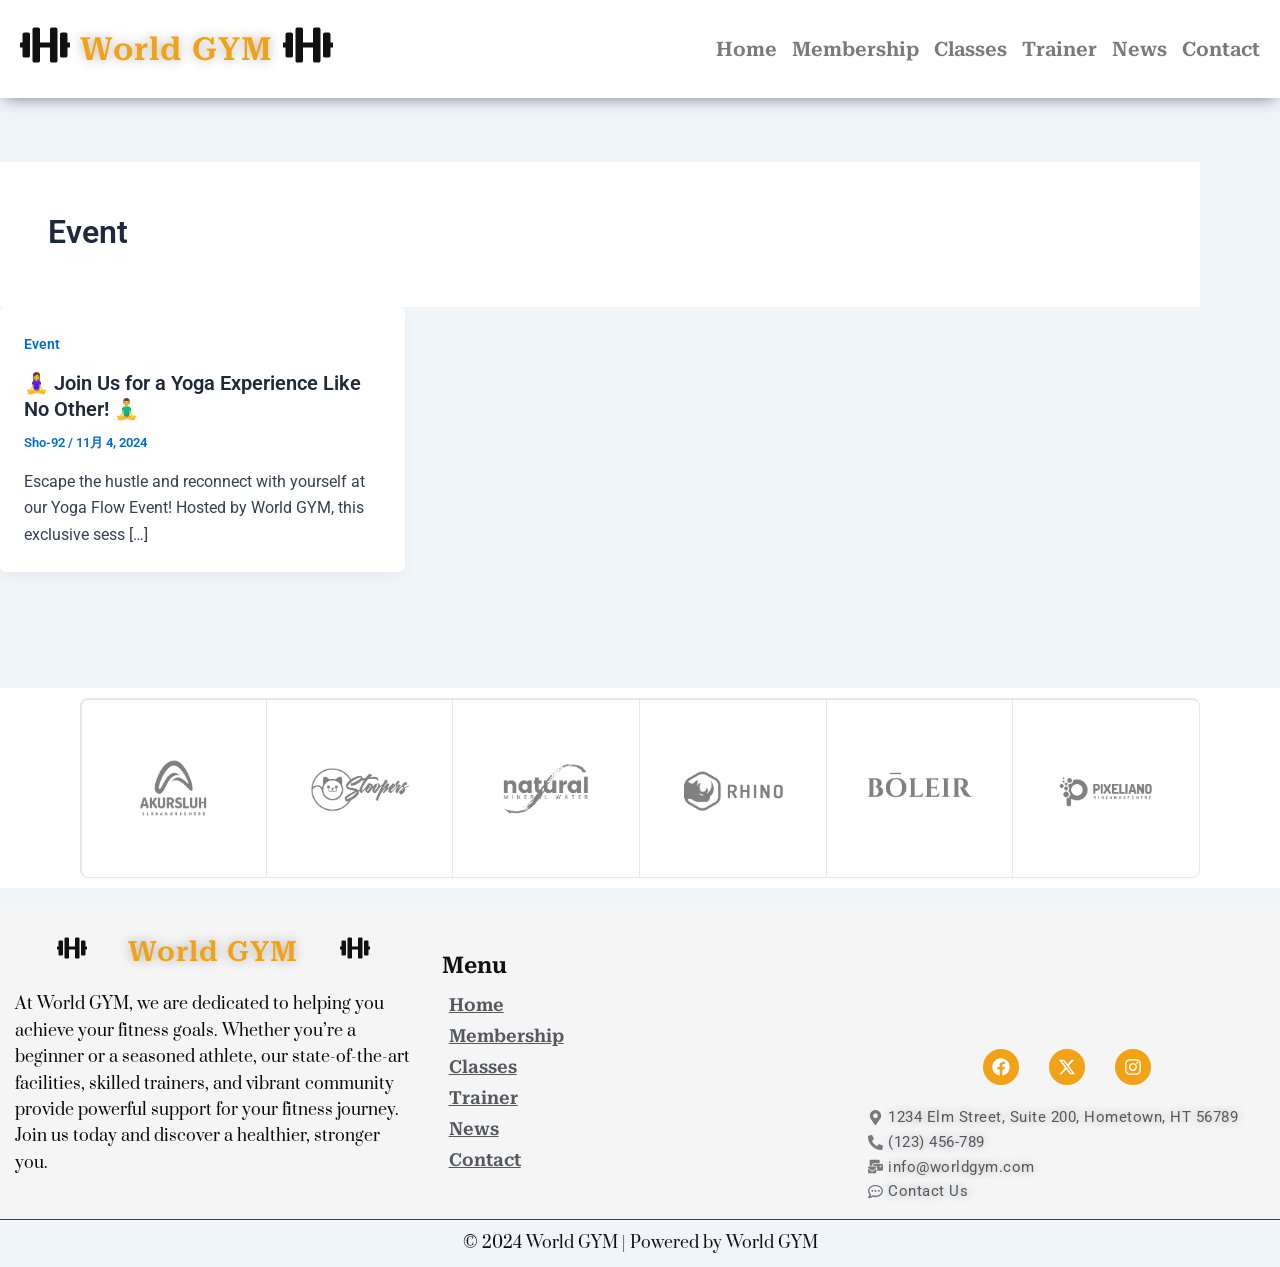
<file: category/event/index.html>
<!DOCTYPE html>
<html lang="ja">
<head>
	<meta charset="UTF-8">
	<meta name="viewport" content="width=device-width, initial-scale=1">
	<link rel="profile" href="http://gmpg.org/xfn/11">
	<link rel="pingback" href="/xmlrpc.php">
	
<title>Event | World GYM</title>
<meta name="robots" content="max-image-preview:large">
<link rel="alternate" type="application/rss+xml" title="World GYM &raquo; フィード" href="/feed/">
<link rel="alternate" type="application/rss+xml" title="World GYM &raquo; コメントフィード" href="/comments/feed/">
<link rel="alternate" type="application/rss+xml" title="World GYM &raquo; Event カテゴリーのフィード" href="/category/event/feed/">
<meta name="description" content="About Event World GYM ">
<script>
window._wpemojiSettings = {"baseUrl":"https:\/\/s.w.org\/images\/core\/emoji\/15.0.3\/72x72\/","ext":".png","svgUrl":"https:\/\/s.w.org\/images\/core\/emoji\/15.0.3\/svg\/","svgExt":".svg","source":{"concatemoji":"\/wp-includes\/js\/wp-emoji-release.min.js?ver=6.6.2"}};
/*! This file is auto-generated */
!function(i,n){var o,s,e;function c(e){try{var t={supportTests:e,timestamp:(new Date).valueOf()};sessionStorage.setItem(o,JSON.stringify(t))}catch(e){}}function p(e,t,n){e.clearRect(0,0,e.canvas.width,e.canvas.height),e.fillText(t,0,0);var t=new Uint32Array(e.getImageData(0,0,e.canvas.width,e.canvas.height).data),r=(e.clearRect(0,0,e.canvas.width,e.canvas.height),e.fillText(n,0,0),new Uint32Array(e.getImageData(0,0,e.canvas.width,e.canvas.height).data));return t.every(function(e,t){return e===r[t]})}function u(e,t,n){switch(t){case"flag":return n(e,"🏳️‍⚧️","🏳️​⚧️")?!1:!n(e,"🇺🇳","🇺​🇳")&&!n(e,"🏴󠁧󠁢󠁥󠁮󠁧󠁿","🏴​󠁧​󠁢​󠁥​󠁮​󠁧​󠁿");case"emoji":return!n(e,"🐦‍⬛","🐦​⬛")}return!1}function f(e,t,n){var r="undefined"!=typeof WorkerGlobalScope&&self instanceof WorkerGlobalScope?new OffscreenCanvas(300,150):i.createElement("canvas"),a=r.getContext("2d",{willReadFrequently:!0}),o=(a.textBaseline="top",a.font="600 32px Arial",{});return e.forEach(function(e){o[e]=t(a,e,n)}),o}function t(e){var t=i.createElement("script");t.src=e,t.defer=!0,i.head.appendChild(t)}"undefined"!=typeof Promise&&(o="wpEmojiSettingsSupports",s=["flag","emoji"],n.supports={everything:!0,everythingExceptFlag:!0},e=new Promise(function(e){i.addEventListener("DOMContentLoaded",e,{once:!0})}),new Promise(function(t){var n=function(){try{var e=JSON.parse(sessionStorage.getItem(o));if("object"==typeof e&&"number"==typeof e.timestamp&&(new Date).valueOf()<e.timestamp+604800&&"object"==typeof e.supportTests)return e.supportTests}catch(e){}return null}();if(!n){if("undefined"!=typeof Worker&&"undefined"!=typeof OffscreenCanvas&&"undefined"!=typeof URL&&URL.createObjectURL&&"undefined"!=typeof Blob)try{var e="postMessage("+f.toString()+"("+[JSON.stringify(s),u.toString(),p.toString()].join(",")+"));",r=new Blob([e],{type:"text/javascript"}),a=new Worker(URL.createObjectURL(r),{name:"wpTestEmojiSupports"});return void(a.onmessage=function(e){c(n=e.data),a.terminate(),t(n)})}catch(e){}c(n=f(s,u,p))}t(n)}).then(function(e){for(var t in e)n.supports[t]=e[t],n.supports.everything=n.supports.everything&&n.supports[t],"flag"!==t&&(n.supports.everythingExceptFlag=n.supports.everythingExceptFlag&&n.supports[t]);n.supports.everythingExceptFlag=n.supports.everythingExceptFlag&&!n.supports.flag,n.DOMReady=!1,n.readyCallback=function(){n.DOMReady=!0}}).then(function(){return e}).then(function(){var e;n.supports.everything||(n.readyCallback(),(e=n.source||{}).concatemoji?t(e.concatemoji):e.wpemoji&&e.twemoji&&(t(e.twemoji),t(e.wpemoji)))}))}((window,document),window._wpemojiSettings);
</script>
<link rel="stylesheet" id="astra-theme-css-css" href="/wp-content/themes/Astra/assets/css/minified/main.min.css?ver=4.8.3" media="all">
<style id="astra-theme-css-inline-css">:root{--ast-post-nav-space:0;--ast-container-default-xlg-padding:2.5em;--ast-container-default-lg-padding:2.5em;--ast-container-default-slg-padding:2em;--ast-container-default-md-padding:2.5em;--ast-container-default-sm-padding:2.5em;--ast-container-default-xs-padding:2.4em;--ast-container-default-xxs-padding:1.8em;--ast-code-block-background:#ECEFF3;--ast-comment-inputs-background:#F9FAFB;--ast-normal-container-width:1200px;--ast-narrow-container-width:750px;--ast-blog-title-font-weight:600;--ast-blog-meta-weight:600;}html{font-size:100%;}a{color:var(--ast-global-color-0);}a:hover,a:focus{color:var(--ast-global-color-1);}body,button,input,select,textarea,.ast-button,.ast-custom-button{font-family:-apple-system,BlinkMacSystemFont,Segoe UI,Roboto,Oxygen-Sans,Ubuntu,Cantarell,Helvetica Neue,sans-serif;font-weight:400;font-size:16px;font-size:1rem;line-height:var(--ast-body-line-height,1.65);}blockquote{color:var(--ast-global-color-3);}h1,.entry-content h1,h2,.entry-content h2,h3,.entry-content h3,h4,.entry-content h4,h5,.entry-content h5,h6,.entry-content h6,.site-title,.site-title a{font-weight:600;}.site-title{font-size:26px;font-size:1.625rem;display:block;}.site-header .site-description{font-size:15px;font-size:0.9375rem;display:none;}.entry-title{font-size:20px;font-size:1.25rem;}.ast-blog-single-element.ast-taxonomy-container a{font-size:14px;font-size:0.875rem;}.ast-blog-meta-container{font-size:13px;font-size:0.8125rem;}.archive .ast-article-post .ast-article-inner,.blog .ast-article-post .ast-article-inner,.archive .ast-article-post .ast-article-inner:hover,.blog .ast-article-post .ast-article-inner:hover{border-top-left-radius:6px;border-top-right-radius:6px;border-bottom-right-radius:6px;border-bottom-left-radius:6px;overflow:hidden;}h1,.entry-content h1{font-size:36px;font-size:2.25rem;font-weight:600;line-height:1.4em;}h2,.entry-content h2{font-size:30px;font-size:1.875rem;font-weight:600;line-height:1.3em;}h3,.entry-content h3{font-size:24px;font-size:1.5rem;font-weight:600;line-height:1.3em;}h4,.entry-content h4{font-size:20px;font-size:1.25rem;line-height:1.2em;font-weight:600;}h5,.entry-content h5{font-size:18px;font-size:1.125rem;line-height:1.2em;font-weight:600;}h6,.entry-content h6{font-size:16px;font-size:1rem;line-height:1.25em;font-weight:600;}::selection{background-color:var(--ast-global-color-0);color:#ffffff;}body,h1,.entry-title a,.entry-content h1,h2,.entry-content h2,h3,.entry-content h3,h4,.entry-content h4,h5,.entry-content h5,h6,.entry-content h6{color:var(--ast-global-color-3);}.tagcloud a:hover,.tagcloud a:focus,.tagcloud a.current-item{color:#ffffff;border-color:var(--ast-global-color-0);background-color:var(--ast-global-color-0);}input:focus,input[type="text"]:focus,input[type="email"]:focus,input[type="url"]:focus,input[type="password"]:focus,input[type="reset"]:focus,input[type="search"]:focus,textarea:focus{border-color:var(--ast-global-color-0);}input[type="radio"]:checked,input[type=reset],input[type="checkbox"]:checked,input[type="checkbox"]:hover:checked,input[type="checkbox"]:focus:checked,input[type=range]::-webkit-slider-thumb{border-color:var(--ast-global-color-0);background-color:var(--ast-global-color-0);box-shadow:none;}.site-footer a:hover + .post-count,.site-footer a:focus + .post-count{background:var(--ast-global-color-0);border-color:var(--ast-global-color-0);}.single .nav-links .nav-previous,.single .nav-links .nav-next{color:var(--ast-global-color-0);}.entry-meta,.entry-meta *{line-height:1.45;color:var(--ast-global-color-0);font-weight:600;}.entry-meta a:not(.ast-button):hover,.entry-meta a:not(.ast-button):hover *,.entry-meta a:not(.ast-button):focus,.entry-meta a:not(.ast-button):focus *,.page-links > .page-link,.page-links .page-link:hover,.post-navigation a:hover{color:var(--ast-global-color-1);}#cat option,.secondary .calendar_wrap thead a,.secondary .calendar_wrap thead a:visited{color:var(--ast-global-color-0);}.secondary .calendar_wrap #today,.ast-progress-val span{background:var(--ast-global-color-0);}.secondary a:hover + .post-count,.secondary a:focus + .post-count{background:var(--ast-global-color-0);border-color:var(--ast-global-color-0);}.calendar_wrap #today > a{color:#ffffff;}.page-links .page-link,.single .post-navigation a{color:var(--ast-global-color-3);}.ast-search-menu-icon .search-form button.search-submit{padding:0 4px;}.ast-search-menu-icon form.search-form{padding-right:0;}.ast-search-menu-icon.slide-search input.search-field{width:0;}.ast-header-search .ast-search-menu-icon.ast-dropdown-active .search-form,.ast-header-search .ast-search-menu-icon.ast-dropdown-active .search-field:focus{transition:all 0.2s;}.search-form input.search-field:focus{outline:none;}.ast-search-menu-icon .search-form button.search-submit:focus,.ast-theme-transparent-header .ast-header-search .ast-dropdown-active .ast-icon,.ast-theme-transparent-header .ast-inline-search .search-field:focus .ast-icon{color:var(--ast-global-color-1);}.ast-header-search .slide-search .search-form{border:2px solid var(--ast-global-color-0);}.ast-header-search .slide-search .search-field{background-color:#fff;}.ast-archive-title{color:var(--ast-global-color-2);}.widget-title{font-size:22px;font-size:1.375rem;color:var(--ast-global-color-2);}.ast-single-post .entry-content a,.ast-comment-content a:not(.ast-comment-edit-reply-wrap a){text-decoration:underline;}.ast-single-post .elementor-button-wrapper .elementor-button,.ast-single-post .entry-content .uagb-tab a,.ast-single-post .entry-content .uagb-ifb-cta a,.ast-single-post .entry-content .uabb-module-content a,.ast-single-post .entry-content .uagb-post-grid a,.ast-single-post .entry-content .uagb-timeline a,.ast-single-post .entry-content .uagb-toc__wrap a,.ast-single-post .entry-content .uagb-taxomony-box a,.ast-single-post .entry-content .woocommerce a,.entry-content .wp-block-latest-posts > li > a,.ast-single-post .entry-content .wp-block-file__button,li.ast-post-filter-single,.ast-single-post .ast-comment-content .comment-reply-link,.ast-single-post .ast-comment-content .comment-edit-link{text-decoration:none;}.ast-search-menu-icon.slide-search a:focus-visible:focus-visible,.astra-search-icon:focus-visible,#close:focus-visible,a:focus-visible,.ast-menu-toggle:focus-visible,.site .skip-link:focus-visible,.wp-block-loginout input:focus-visible,.wp-block-search.wp-block-search__button-inside .wp-block-search__inside-wrapper,.ast-header-navigation-arrow:focus-visible,.woocommerce .wc-proceed-to-checkout > .checkout-button:focus-visible,.woocommerce .woocommerce-MyAccount-navigation ul li a:focus-visible,.ast-orders-table__row .ast-orders-table__cell:focus-visible,.woocommerce .woocommerce-order-details .order-again > .button:focus-visible,.woocommerce .woocommerce-message a.button.wc-forward:focus-visible,.woocommerce #minus_qty:focus-visible,.woocommerce #plus_qty:focus-visible,a#ast-apply-coupon:focus-visible,.woocommerce .woocommerce-info a:focus-visible,.woocommerce .astra-shop-summary-wrap a:focus-visible,.woocommerce a.wc-forward:focus-visible,#ast-apply-coupon:focus-visible,.woocommerce-js .woocommerce-mini-cart-item a.remove:focus-visible,#close:focus-visible,.button.search-submit:focus-visible,#search_submit:focus,.normal-search:focus-visible,.ast-header-account-wrap:focus-visible,.woocommerce .ast-on-card-button.ast-quick-view-trigger:focus{outline-style:dotted;outline-color:inherit;outline-width:thin;}input:focus,input[type="text"]:focus,input[type="email"]:focus,input[type="url"]:focus,input[type="password"]:focus,input[type="reset"]:focus,input[type="search"]:focus,input[type="number"]:focus,textarea:focus,.wp-block-search__input:focus,[data-section="section-header-mobile-trigger"] .ast-button-wrap .ast-mobile-menu-trigger-minimal:focus,.ast-mobile-popup-drawer.active .menu-toggle-close:focus,.woocommerce-ordering select.orderby:focus,#ast-scroll-top:focus,#coupon_code:focus,.woocommerce-page #comment:focus,.woocommerce #reviews #respond input#submit:focus,.woocommerce a.add_to_cart_button:focus,.woocommerce .button.single_add_to_cart_button:focus,.woocommerce .woocommerce-cart-form button:focus,.woocommerce .woocommerce-cart-form__cart-item .quantity .qty:focus,.woocommerce .woocommerce-billing-fields .woocommerce-billing-fields__field-wrapper .woocommerce-input-wrapper > .input-text:focus,.woocommerce #order_comments:focus,.woocommerce #place_order:focus,.woocommerce .woocommerce-address-fields .woocommerce-address-fields__field-wrapper .woocommerce-input-wrapper > .input-text:focus,.woocommerce .woocommerce-MyAccount-content form button:focus,.woocommerce .woocommerce-MyAccount-content .woocommerce-EditAccountForm .woocommerce-form-row .woocommerce-Input.input-text:focus,.woocommerce .ast-woocommerce-container .woocommerce-pagination ul.page-numbers li a:focus,body #content .woocommerce form .form-row .select2-container--default .select2-selection--single:focus,#ast-coupon-code:focus,.woocommerce.woocommerce-js .quantity input[type=number]:focus,.woocommerce-js .woocommerce-mini-cart-item .quantity input[type=number]:focus,.woocommerce p#ast-coupon-trigger:focus{border-style:dotted;border-color:inherit;border-width:thin;}input{outline:none;}.ast-logo-title-inline .site-logo-img{padding-right:1em;}body .ast-oembed-container *{position:absolute;top:0;width:100%;height:100%;left:0;}body .wp-block-embed-pocket-casts .ast-oembed-container *{position:unset;}.ast-single-post-featured-section + article {margin-top: 2em;}.site-content .ast-single-post-featured-section img {width: 100%;overflow: hidden;object-fit: cover;}.ast-separate-container .site-content .ast-single-post-featured-section + article {margin-top: -80px;z-index: 9;position: relative;border-radius: 4px;}@media (min-width: 922px) {.ast-no-sidebar .site-content .ast-article-image-container--wide {margin-left: -120px;margin-right: -120px;max-width: unset;width: unset;}.ast-left-sidebar .site-content .ast-article-image-container--wide,.ast-right-sidebar .site-content .ast-article-image-container--wide {margin-left: -10px;margin-right: -10px;}.site-content .ast-article-image-container--full {margin-left: calc( -50vw + 50%);margin-right: calc( -50vw + 50%);max-width: 100vw;width: 100vw;}.ast-left-sidebar .site-content .ast-article-image-container--full,.ast-right-sidebar .site-content .ast-article-image-container--full {margin-left: -10px;margin-right: -10px;max-width: inherit;width: auto;}}.site > .ast-single-related-posts-container {margin-top: 0;}@media (min-width: 922px) {.ast-desktop .ast-container--narrow {max-width: var(--ast-narrow-container-width);margin: 0 auto;}}input[type="text"],input[type="number"],input[type="email"],input[type="url"],input[type="password"],input[type="search"],input[type=reset],input[type=tel],input[type=date],select,textarea{font-size:16px;font-style:normal;font-weight:400;line-height:24px;width:100%;padding:12px 16px;border-radius:4px;box-shadow:0px 1px 2px 0px rgba(0,0,0,0.05);color:var(--ast-form-input-text,#475569);}input[type="text"],input[type="number"],input[type="email"],input[type="url"],input[type="password"],input[type="search"],input[type=reset],input[type=tel],input[type=date],select{height:40px;}input[type="date"]{border-width:1px;border-style:solid;border-color:var(--ast-border-color);}input[type="text"]:focus,input[type="number"]:focus,input[type="email"]:focus,input[type="url"]:focus,input[type="password"]:focus,input[type="search"]:focus,input[type=reset]:focus,input[type="tel"]:focus,input[type="date"]:focus,select:focus,textarea:focus{border-color:#046BD2;box-shadow:none;outline:none;color:var(--ast-form-input-focus-text,#475569);}label,legend{color:#111827;font-size:14px;font-style:normal;font-weight:500;line-height:20px;}select{padding:6px 10px;}fieldset{padding:30px;border-radius:4px;}button,.ast-button,.button,input[type="button"],input[type="reset"],input[type="submit"]{border-radius:4px;box-shadow:0px 1px 2px 0px rgba(0,0,0,0.05);}:root{--ast-comment-inputs-background:#FFF;}::placeholder{color:var(--ast-form-field-color,#9CA3AF);}::-ms-input-placeholder{color:var(--ast-form-field-color,#9CA3AF);}@media (max-width:921.9px){#ast-desktop-header{display:none;}}@media (min-width:922px){#ast-mobile-header{display:none;}}.wp-block-buttons.aligncenter{justify-content:center;}.wp-block-button.is-style-outline .wp-block-button__link{border-color:var(--ast-global-color-0);}div.wp-block-button.is-style-outline > .wp-block-button__link:not(.has-text-color),div.wp-block-button.wp-block-button__link.is-style-outline:not(.has-text-color){color:var(--ast-global-color-0);}.wp-block-button.is-style-outline .wp-block-button__link:hover,.wp-block-buttons .wp-block-button.is-style-outline .wp-block-button__link:focus,.wp-block-buttons .wp-block-button.is-style-outline > .wp-block-button__link:not(.has-text-color):hover,.wp-block-buttons .wp-block-button.wp-block-button__link.is-style-outline:not(.has-text-color):hover{color:#ffffff;background-color:var(--ast-global-color-1);border-color:var(--ast-global-color-1);}.post-page-numbers.current .page-link,.ast-pagination .page-numbers.current{color:#ffffff;border-color:var(--ast-global-color-0);background-color:var(--ast-global-color-0);}.wp-block-buttons .wp-block-button.is-style-outline .wp-block-button__link.wp-element-button,.ast-outline-button,.wp-block-uagb-buttons-child .uagb-buttons-repeater.ast-outline-button{border-color:var(--ast-global-color-0);border-top-width:2px;border-right-width:2px;border-bottom-width:2px;border-left-width:2px;font-family:inherit;font-weight:500;font-size:16px;font-size:1rem;line-height:1em;padding-top:13px;padding-right:30px;padding-bottom:13px;padding-left:30px;}.wp-block-buttons .wp-block-button.is-style-outline > .wp-block-button__link:not(.has-text-color),.wp-block-buttons .wp-block-button.wp-block-button__link.is-style-outline:not(.has-text-color),.ast-outline-button{color:var(--ast-global-color-0);}.wp-block-button.is-style-outline .wp-block-button__link:hover,.wp-block-buttons .wp-block-button.is-style-outline .wp-block-button__link:focus,.wp-block-buttons .wp-block-button.is-style-outline > .wp-block-button__link:not(.has-text-color):hover,.wp-block-buttons .wp-block-button.wp-block-button__link.is-style-outline:not(.has-text-color):hover,.ast-outline-button:hover,.ast-outline-button:focus,.wp-block-uagb-buttons-child .uagb-buttons-repeater.ast-outline-button:hover,.wp-block-uagb-buttons-child .uagb-buttons-repeater.ast-outline-button:focus{color:#ffffff;background-color:var(--ast-global-color-1);border-color:var(--ast-global-color-1);}.ast-single-post .entry-content a.ast-outline-button,.ast-single-post .entry-content .is-style-outline>.wp-block-button__link{text-decoration:none;}.wp-block-button .wp-block-button__link.wp-element-button.is-style-outline:not(.has-background),.wp-block-button.is-style-outline>.wp-block-button__link.wp-element-button:not(.has-background),.ast-outline-button{background-color:transparent;}.uagb-buttons-repeater.ast-outline-button{border-radius:9999px;}@media (max-width:921px){.wp-block-buttons .wp-block-button.is-style-outline .wp-block-button__link.wp-element-button,.ast-outline-button,.wp-block-uagb-buttons-child .uagb-buttons-repeater.ast-outline-button{padding-top:12px;padding-right:28px;padding-bottom:12px;padding-left:28px;}}@media (max-width:544px){.wp-block-buttons .wp-block-button.is-style-outline .wp-block-button__link.wp-element-button,.ast-outline-button,.wp-block-uagb-buttons-child .uagb-buttons-repeater.ast-outline-button{padding-top:10px;padding-right:24px;padding-bottom:10px;padding-left:24px;}}.entry-content[data-ast-blocks-layout] > figure{margin-bottom:1em;}h1.widget-title{font-weight:600;}h2.widget-title{font-weight:600;}h3.widget-title{font-weight:600;}#page{display:flex;flex-direction:column;min-height:100vh;}.ast-404-layout-1 h1.page-title{color:var(--ast-global-color-2);}.single .post-navigation a{line-height:1em;height:inherit;}.error-404 .page-sub-title{font-size:1.5rem;font-weight:inherit;}.search .site-content .content-area .search-form{margin-bottom:0;}#page .site-content{flex-grow:1;}.widget{margin-bottom:1.25em;}#secondary li{line-height:1.5em;}#secondary .wp-block-group h2{margin-bottom:0.7em;}#secondary h2{font-size:1.7rem;}.ast-separate-container .ast-article-post,.ast-separate-container .ast-article-single,.ast-separate-container .comment-respond{padding:3em;}.ast-separate-container .ast-article-single .ast-article-single{padding:0;}.ast-article-single .wp-block-post-template-is-layout-grid{padding-left:0;}.ast-separate-container .comments-title,.ast-narrow-container .comments-title{padding:1.5em 2em;}.ast-page-builder-template .comment-form-textarea,.ast-comment-formwrap .ast-grid-common-col{padding:0;}.ast-comment-formwrap{padding:0;display:inline-flex;column-gap:20px;width:100%;margin-left:0;margin-right:0;}.comments-area textarea#comment:focus,.comments-area textarea#comment:active,.comments-area .ast-comment-formwrap input[type="text"]:focus,.comments-area .ast-comment-formwrap input[type="text"]:active {box-shadow:none;outline:none;}.archive.ast-page-builder-template .entry-header{margin-top:2em;}.ast-page-builder-template .ast-comment-formwrap{width:100%;}.entry-title{margin-bottom:0.6em;}.ast-archive-description p{font-size:inherit;font-weight:inherit;line-height:inherit;}.ast-separate-container .ast-comment-list li.depth-1,.hentry{margin-bottom:1.5em;}.site-content section.ast-archive-description{margin-bottom:2em;}@media (min-width:921px){.ast-left-sidebar.ast-page-builder-template #secondary,.archive.ast-right-sidebar.ast-page-builder-template .site-main{padding-left:20px;padding-right:20px;}}@media (max-width:544px){.ast-comment-formwrap.ast-row{column-gap:10px;display:inline-block;}#ast-commentform .ast-grid-common-col{position:relative;width:100%;}}@media (min-width:1201px){.ast-separate-container .ast-article-post,.ast-separate-container .ast-article-single,.ast-separate-container .ast-author-box,.ast-separate-container .ast-404-layout-1,.ast-separate-container .no-results{padding:3em;}}@media (max-width:921px){.ast-separate-container #primary,.ast-separate-container #secondary{padding:1.5em 0;}#primary,#secondary{padding:1.5em 0;margin:0;}.ast-left-sidebar #content > .ast-container{display:flex;flex-direction:column-reverse;width:100%;}}@media (min-width:922px){.ast-separate-container.ast-right-sidebar #primary,.ast-separate-container.ast-left-sidebar #primary{border:0;}.search-no-results.ast-separate-container #primary{margin-bottom:4em;}}.wp-block-button .wp-block-button__link{color:#ffffff;}.wp-block-button .wp-block-button__link:hover,.wp-block-button .wp-block-button__link:focus{color:#ffffff;background-color:var(--ast-global-color-1);border-color:var(--ast-global-color-1);}.elementor-widget-heading h1.elementor-heading-title{line-height:1.4em;}.elementor-widget-heading h2.elementor-heading-title{line-height:1.3em;}.elementor-widget-heading h3.elementor-heading-title{line-height:1.3em;}.elementor-widget-heading h4.elementor-heading-title{line-height:1.2em;}.elementor-widget-heading h5.elementor-heading-title{line-height:1.2em;}.elementor-widget-heading h6.elementor-heading-title{line-height:1.25em;}.wp-block-button .wp-block-button__link,.wp-block-search .wp-block-search__button,body .wp-block-file .wp-block-file__button{border-color:var(--ast-global-color-0);background-color:var(--ast-global-color-0);color:#ffffff;font-family:inherit;font-weight:500;line-height:1em;font-size:16px;font-size:1rem;padding-top:15px;padding-right:30px;padding-bottom:15px;padding-left:30px;}.ast-single-post .entry-content .wp-block-button .wp-block-button__link,.ast-single-post .entry-content .wp-block-search .wp-block-search__button,body .entry-content .wp-block-file .wp-block-file__button{text-decoration:none;}@media (max-width:921px){.wp-block-button .wp-block-button__link,.wp-block-search .wp-block-search__button,body .wp-block-file .wp-block-file__button{padding-top:14px;padding-right:28px;padding-bottom:14px;padding-left:28px;}}@media (max-width:544px){.wp-block-button .wp-block-button__link,.wp-block-search .wp-block-search__button,body .wp-block-file .wp-block-file__button{padding-top:12px;padding-right:24px;padding-bottom:12px;padding-left:24px;}}.menu-toggle,button,.ast-button,.ast-custom-button,.button,input#submit,input[type="button"],input[type="submit"],input[type="reset"],#comments .submit,.search .search-submit,form[CLASS*="wp-block-search__"].wp-block-search .wp-block-search__inside-wrapper .wp-block-search__button,body .wp-block-file .wp-block-file__button,.search .search-submit,.woocommerce-js a.button,.woocommerce button.button,.woocommerce .woocommerce-message a.button,.woocommerce #respond input#submit.alt,.woocommerce input.button.alt,.woocommerce input.button,.woocommerce input.button:disabled,.woocommerce input.button:disabled[disabled],.woocommerce input.button:disabled:hover,.woocommerce input.button:disabled[disabled]:hover,.woocommerce #respond input#submit,.woocommerce button.button.alt.disabled,.wc-block-grid__products .wc-block-grid__product .wp-block-button__link,.wc-block-grid__product-onsale,[CLASS*="wc-block"] button,.woocommerce-js .astra-cart-drawer .astra-cart-drawer-content .woocommerce-mini-cart__buttons .button:not(.checkout):not(.ast-continue-shopping),.woocommerce-js .astra-cart-drawer .astra-cart-drawer-content .woocommerce-mini-cart__buttons a.checkout,.woocommerce button.button.alt.disabled.wc-variation-selection-needed,[CLASS*="wc-block"] .wc-block-components-button{border-style:solid;border-top-width:0;border-right-width:0;border-left-width:0;border-bottom-width:0;color:#ffffff;border-color:var(--ast-global-color-0);background-color:var(--ast-global-color-0);padding-top:15px;padding-right:30px;padding-bottom:15px;padding-left:30px;font-family:inherit;font-weight:500;font-size:16px;font-size:1rem;line-height:1em;}button:focus,.menu-toggle:hover,button:hover,.ast-button:hover,.ast-custom-button:hover .button:hover,.ast-custom-button:hover ,input[type=reset]:hover,input[type=reset]:focus,input#submit:hover,input#submit:focus,input[type="button"]:hover,input[type="button"]:focus,input[type="submit"]:hover,input[type="submit"]:focus,form[CLASS*="wp-block-search__"].wp-block-search .wp-block-search__inside-wrapper .wp-block-search__button:hover,form[CLASS*="wp-block-search__"].wp-block-search .wp-block-search__inside-wrapper .wp-block-search__button:focus,body .wp-block-file .wp-block-file__button:hover,body .wp-block-file .wp-block-file__button:focus,.woocommerce-js a.button:hover,.woocommerce button.button:hover,.woocommerce .woocommerce-message a.button:hover,.woocommerce #respond input#submit:hover,.woocommerce #respond input#submit.alt:hover,.woocommerce input.button.alt:hover,.woocommerce input.button:hover,.woocommerce button.button.alt.disabled:hover,.wc-block-grid__products .wc-block-grid__product .wp-block-button__link:hover,[CLASS*="wc-block"] button:hover,.woocommerce-js .astra-cart-drawer .astra-cart-drawer-content .woocommerce-mini-cart__buttons .button:not(.checkout):not(.ast-continue-shopping):hover,.woocommerce-js .astra-cart-drawer .astra-cart-drawer-content .woocommerce-mini-cart__buttons a.checkout:hover,.woocommerce button.button.alt.disabled.wc-variation-selection-needed:hover,[CLASS*="wc-block"] .wc-block-components-button:hover,[CLASS*="wc-block"] .wc-block-components-button:focus{color:#ffffff;background-color:var(--ast-global-color-1);border-color:var(--ast-global-color-1);}form[CLASS*="wp-block-search__"].wp-block-search .wp-block-search__inside-wrapper .wp-block-search__button.has-icon{padding-top:calc(15px - 3px);padding-right:calc(30px - 3px);padding-bottom:calc(15px - 3px);padding-left:calc(30px - 3px);}@media (max-width:921px){.menu-toggle,button,.ast-button,.ast-custom-button,.button,input#submit,input[type="button"],input[type="submit"],input[type="reset"],#comments .submit,.search .search-submit,form[CLASS*="wp-block-search__"].wp-block-search .wp-block-search__inside-wrapper .wp-block-search__button,body .wp-block-file .wp-block-file__button,.search .search-submit,.woocommerce-js a.button,.woocommerce button.button,.woocommerce .woocommerce-message a.button,.woocommerce #respond input#submit.alt,.woocommerce input.button.alt,.woocommerce input.button,.woocommerce input.button:disabled,.woocommerce input.button:disabled[disabled],.woocommerce input.button:disabled:hover,.woocommerce input.button:disabled[disabled]:hover,.woocommerce #respond input#submit,.woocommerce button.button.alt.disabled,.wc-block-grid__products .wc-block-grid__product .wp-block-button__link,.wc-block-grid__product-onsale,[CLASS*="wc-block"] button,.woocommerce-js .astra-cart-drawer .astra-cart-drawer-content .woocommerce-mini-cart__buttons .button:not(.checkout):not(.ast-continue-shopping),.woocommerce-js .astra-cart-drawer .astra-cart-drawer-content .woocommerce-mini-cart__buttons a.checkout,.woocommerce button.button.alt.disabled.wc-variation-selection-needed,[CLASS*="wc-block"] .wc-block-components-button{padding-top:14px;padding-right:28px;padding-bottom:14px;padding-left:28px;}}@media (max-width:544px){.menu-toggle,button,.ast-button,.ast-custom-button,.button,input#submit,input[type="button"],input[type="submit"],input[type="reset"],#comments .submit,.search .search-submit,form[CLASS*="wp-block-search__"].wp-block-search .wp-block-search__inside-wrapper .wp-block-search__button,body .wp-block-file .wp-block-file__button,.search .search-submit,.woocommerce-js a.button,.woocommerce button.button,.woocommerce .woocommerce-message a.button,.woocommerce #respond input#submit.alt,.woocommerce input.button.alt,.woocommerce input.button,.woocommerce input.button:disabled,.woocommerce input.button:disabled[disabled],.woocommerce input.button:disabled:hover,.woocommerce input.button:disabled[disabled]:hover,.woocommerce #respond input#submit,.woocommerce button.button.alt.disabled,.wc-block-grid__products .wc-block-grid__product .wp-block-button__link,.wc-block-grid__product-onsale,[CLASS*="wc-block"] button,.woocommerce-js .astra-cart-drawer .astra-cart-drawer-content .woocommerce-mini-cart__buttons .button:not(.checkout):not(.ast-continue-shopping),.woocommerce-js .astra-cart-drawer .astra-cart-drawer-content .woocommerce-mini-cart__buttons a.checkout,.woocommerce button.button.alt.disabled.wc-variation-selection-needed,[CLASS*="wc-block"] .wc-block-components-button{padding-top:12px;padding-right:24px;padding-bottom:12px;padding-left:24px;}}@media (max-width:921px){.ast-mobile-header-stack .main-header-bar .ast-search-menu-icon{display:inline-block;}.ast-header-break-point.ast-header-custom-item-outside .ast-mobile-header-stack .main-header-bar .ast-search-icon{margin:0;}.ast-comment-avatar-wrap img{max-width:2.5em;}.ast-comment-meta{padding:0 1.8888em 1.3333em;}}@media (min-width:544px){.ast-container{max-width:100%;}}@media (max-width:544px){.ast-separate-container .ast-article-post,.ast-separate-container .ast-article-single,.ast-separate-container .comments-title,.ast-separate-container .ast-archive-description{padding:1.5em 1em;}.ast-separate-container #content .ast-container{padding-left:0.54em;padding-right:0.54em;}.ast-separate-container .ast-comment-list .bypostauthor{padding:.5em;}.ast-search-menu-icon.ast-dropdown-active .search-field{width:170px;}} #ast-mobile-header .ast-site-header-cart-li a{pointer-events:none;}.ast-separate-container{background-color:var(--ast-global-color-4);}@media (max-width:921px){.site-title{display:block;}.site-header .site-description{display:none;}h1,.entry-content h1{font-size:30px;}h2,.entry-content h2{font-size:25px;}h3,.entry-content h3{font-size:20px;}}@media (max-width:544px){.site-title{display:block;}.site-header .site-description{display:none;}h1,.entry-content h1{font-size:30px;}h2,.entry-content h2{font-size:25px;}h3,.entry-content h3{font-size:20px;}}@media (max-width:921px){html{font-size:91.2%;}}@media (max-width:544px){html{font-size:91.2%;}}@media (min-width:922px){.ast-container{max-width:1240px;}}@media (min-width:922px){.site-content .ast-container{display:flex;}}@media (max-width:921px){.site-content .ast-container{flex-direction:column;}}.ast-blog-layout-4-grid .ast-article-post{width:33.33%;margin-bottom:2em;border-bottom:0;background-color:transparent;}.ast-blog-layout-4-grid .ast-article-inner .wp-post-image{width:100%;}.ast-article-inner{padding:1.5em;}.ast-blog-layout-4-grid .ast-row{display:flex;flex-wrap:wrap;flex-flow:row wrap;align-items:stretch;}.ast-separate-container .ast-blog-layout-4-grid .ast-article-post{padding:0 1em 0;}.ast-separate-container.ast-desktop .ast-blog-layout-4-grid .ast-row{margin-left:-1em;margin-right:-1em;}.ast-blog-layout-4-grid .ast-article-inner{box-shadow:0px 6px 15px -2px rgba(16,24,40,0.05);}.ast-separate-container .ast-blog-layout-4-grid .ast-article-inner,.ast-plain-container .ast-blog-layout-4-grid .ast-article-inner{height:100%;}.ast-row .blog-layout-4 .post-content,.blog-layout-4 .post-thumb{padding-left:0;padding-right:0;}.ast-article-post.remove-featured-img-padding .blog-layout-4 .post-content .ast-blog-featured-section:first-child .post-thumb-img-content{margin-top:-1.5em;}.ast-article-post.remove-featured-img-padding .blog-layout-4 .post-content .ast-blog-featured-section .post-thumb-img-content{margin-left:-1.5em;margin-right:-1.5em;}@media (max-width:921px){.ast-blog-layout-4-grid .ast-article-post{width:100%;}}.ast-blog-layout-6-grid .ast-blog-featured-section:before {content: "";}.ast-article-post .post-thumb-img-content img{aspect-ratio:16/9;width:100%;}.ast-article-post .post-thumb-img-content{overflow:hidden;}.ast-article-post .post-thumb-img-content img{transform:scale(1);transition:transform .5s ease;}.ast-article-post:hover .post-thumb-img-content img{transform:scale(1.1);}.cat-links.badge a,.tags-links.badge a {padding: 4px 8px;border-radius: 3px;font-weight: 400;}.cat-links.underline a,.tags-links.underline a{text-decoration: underline;}@media (min-width:922px){.main-header-menu .sub-menu .menu-item.ast-left-align-sub-menu:hover > .sub-menu,.main-header-menu .sub-menu .menu-item.ast-left-align-sub-menu.focus > .sub-menu{margin-left:-0px;}}.entry-content li > p{margin-bottom:0;}.site .comments-area{padding-bottom:2em;margin-top:2em;}.wp-block-file {display: flex;align-items: center;flex-wrap: wrap;justify-content: space-between;}.wp-block-pullquote {border: none;}.wp-block-pullquote blockquote::before {content: "\201D";font-family: "Helvetica",sans-serif;display: flex;transform: rotate( 180deg );font-size: 6rem;font-style: normal;line-height: 1;font-weight: bold;align-items: center;justify-content: center;}.has-text-align-right > blockquote::before {justify-content: flex-start;}.has-text-align-left > blockquote::before {justify-content: flex-end;}figure.wp-block-pullquote.is-style-solid-color blockquote {max-width: 100%;text-align: inherit;}:root {--wp--custom--ast-default-block-top-padding: 3em;--wp--custom--ast-default-block-right-padding: 3em;--wp--custom--ast-default-block-bottom-padding: 3em;--wp--custom--ast-default-block-left-padding: 3em;--wp--custom--ast-container-width: 1200px;--wp--custom--ast-content-width-size: 1200px;--wp--custom--ast-wide-width-size: calc(1200px + var(--wp--custom--ast-default-block-left-padding) + var(--wp--custom--ast-default-block-right-padding));}.ast-narrow-container {--wp--custom--ast-content-width-size: 750px;--wp--custom--ast-wide-width-size: 750px;}@media(max-width: 921px) {:root {--wp--custom--ast-default-block-top-padding: 3em;--wp--custom--ast-default-block-right-padding: 2em;--wp--custom--ast-default-block-bottom-padding: 3em;--wp--custom--ast-default-block-left-padding: 2em;}}@media(max-width: 544px) {:root {--wp--custom--ast-default-block-top-padding: 3em;--wp--custom--ast-default-block-right-padding: 1.5em;--wp--custom--ast-default-block-bottom-padding: 3em;--wp--custom--ast-default-block-left-padding: 1.5em;}}.entry-content > .wp-block-group,.entry-content > .wp-block-cover,.entry-content > .wp-block-columns {padding-top: var(--wp--custom--ast-default-block-top-padding);padding-right: var(--wp--custom--ast-default-block-right-padding);padding-bottom: var(--wp--custom--ast-default-block-bottom-padding);padding-left: var(--wp--custom--ast-default-block-left-padding);}.ast-plain-container.ast-no-sidebar .entry-content > .alignfull,.ast-page-builder-template .ast-no-sidebar .entry-content > .alignfull {margin-left: calc( -50vw + 50%);margin-right: calc( -50vw + 50%);max-width: 100vw;width: 100vw;}.ast-plain-container.ast-no-sidebar .entry-content .alignfull .alignfull,.ast-page-builder-template.ast-no-sidebar .entry-content .alignfull .alignfull,.ast-plain-container.ast-no-sidebar .entry-content .alignfull .alignwide,.ast-page-builder-template.ast-no-sidebar .entry-content .alignfull .alignwide,.ast-plain-container.ast-no-sidebar .entry-content .alignwide .alignfull,.ast-page-builder-template.ast-no-sidebar .entry-content .alignwide .alignfull,.ast-plain-container.ast-no-sidebar .entry-content .alignwide .alignwide,.ast-page-builder-template.ast-no-sidebar .entry-content .alignwide .alignwide,.ast-plain-container.ast-no-sidebar .entry-content .wp-block-column .alignfull,.ast-page-builder-template.ast-no-sidebar .entry-content .wp-block-column .alignfull,.ast-plain-container.ast-no-sidebar .entry-content .wp-block-column .alignwide,.ast-page-builder-template.ast-no-sidebar .entry-content .wp-block-column .alignwide {margin-left: auto;margin-right: auto;width: 100%;}[data-ast-blocks-layout] .wp-block-separator:not(.is-style-dots) {height: 0;}[data-ast-blocks-layout] .wp-block-separator {margin: 20px auto;}[data-ast-blocks-layout] .wp-block-separator:not(.is-style-wide):not(.is-style-dots) {max-width: 100px;}[data-ast-blocks-layout] .wp-block-separator.has-background {padding: 0;}.entry-content[data-ast-blocks-layout] > * {max-width: var(--wp--custom--ast-content-width-size);margin-left: auto;margin-right: auto;}.entry-content[data-ast-blocks-layout] > .alignwide {max-width: var(--wp--custom--ast-wide-width-size);}.entry-content[data-ast-blocks-layout] .alignfull {max-width: none;}.ast-full-width-layout .entry-content[data-ast-blocks-layout] .is-layout-constrained.wp-block-cover-is-layout-constrained > *,.ast-full-width-layout .entry-content[data-ast-blocks-layout] .is-layout-constrained.wp-block-group-is-layout-constrained > * {max-width: var(--wp--custom--ast-content-width-size);margin-left: auto;margin-right: auto;}.entry-content .wp-block-columns {margin-bottom: 0;}blockquote {margin: 1.5em;border-color: rgba(0,0,0,0.05);}.wp-block-quote:not(.has-text-align-right):not(.has-text-align-center) {border-left: 5px solid rgba(0,0,0,0.05);}.has-text-align-right > blockquote,blockquote.has-text-align-right {border-right: 5px solid rgba(0,0,0,0.05);}.has-text-align-left > blockquote,blockquote.has-text-align-left {border-left: 5px solid rgba(0,0,0,0.05);}.wp-block-site-tagline,.wp-block-latest-posts .read-more {margin-top: 15px;}.wp-block-loginout p label {display: block;}.wp-block-loginout p:not(.login-remember):not(.login-submit) input {width: 100%;}.wp-block-loginout input:focus {border-color: transparent;}.wp-block-loginout input:focus {outline: thin dotted;}.entry-content .wp-block-media-text .wp-block-media-text__content {padding: 0 0 0 8%;}.entry-content .wp-block-media-text.has-media-on-the-right .wp-block-media-text__content {padding: 0 8% 0 0;}.entry-content .wp-block-media-text.has-background .wp-block-media-text__content {padding: 8%;}.entry-content .wp-block-cover:not([class*="background-color"]) .wp-block-cover__inner-container,.entry-content .wp-block-cover:not([class*="background-color"]) .wp-block-cover-image-text,.entry-content .wp-block-cover:not([class*="background-color"]) .wp-block-cover-text,.entry-content .wp-block-cover-image:not([class*="background-color"]) .wp-block-cover__inner-container,.entry-content .wp-block-cover-image:not([class*="background-color"]) .wp-block-cover-image-text,.entry-content .wp-block-cover-image:not([class*="background-color"]) .wp-block-cover-text {color: var(--ast-global-color-5);}.wp-block-loginout .login-remember input {width: 1.1rem;height: 1.1rem;margin: 0 5px 4px 0;vertical-align: middle;}.wp-block-latest-posts > li > *:first-child,.wp-block-latest-posts:not(.is-grid) > li:first-child {margin-top: 0;}.entry-content .wp-block-buttons,.entry-content .wp-block-uagb-buttons {margin-bottom: 1.5em;}.wp-block-search__inside-wrapper .wp-block-search__input {padding: 0 10px;color: var(--ast-global-color-3);background: var(--ast-global-color-5);border-color: var(--ast-border-color);}.wp-block-latest-posts .read-more {margin-bottom: 1.5em;}.wp-block-search__no-button .wp-block-search__inside-wrapper .wp-block-search__input {padding-top: 5px;padding-bottom: 5px;}.wp-block-latest-posts .wp-block-latest-posts__post-date,.wp-block-latest-posts .wp-block-latest-posts__post-author {font-size: 1rem;}.wp-block-latest-posts > li > *,.wp-block-latest-posts:not(.is-grid) > li {margin-top: 12px;margin-bottom: 12px;}.ast-page-builder-template .entry-content[data-ast-blocks-layout] > *,.ast-page-builder-template .entry-content[data-ast-blocks-layout] > .alignfull > * {max-width: none;}.ast-page-builder-template .entry-content[data-ast-blocks-layout] > .alignwide > * {max-width: var(--wp--custom--ast-wide-width-size);}.ast-page-builder-template .entry-content[data-ast-blocks-layout] > .inherit-container-width > *,.ast-page-builder-template .entry-content[data-ast-blocks-layout] > * > *,.entry-content[data-ast-blocks-layout] > .wp-block-cover .wp-block-cover__inner-container {max-width: none ;margin-left: auto;margin-right: auto;}.entry-content[data-ast-blocks-layout] .wp-block-cover:not(.alignleft):not(.alignright) {width: auto;}@media(max-width: 1200px) {.ast-separate-container .entry-content > .alignfull,.ast-separate-container .entry-content[data-ast-blocks-layout] > .alignwide,.ast-plain-container .entry-content[data-ast-blocks-layout] > .alignwide,.ast-plain-container .entry-content .alignfull {margin-left: calc(-1 * min(var(--ast-container-default-xlg-padding),20px)) ;margin-right: calc(-1 * min(var(--ast-container-default-xlg-padding),20px));}}@media(min-width: 1201px) {.ast-separate-container .entry-content > .alignfull {margin-left: calc(-1 * var(--ast-container-default-xlg-padding) );margin-right: calc(-1 * var(--ast-container-default-xlg-padding) );}.ast-separate-container .entry-content[data-ast-blocks-layout] > .alignwide,.ast-plain-container .entry-content[data-ast-blocks-layout] > .alignwide {margin-left: calc(-1 * var(--wp--custom--ast-default-block-left-padding) );margin-right: calc(-1 * var(--wp--custom--ast-default-block-right-padding) );}}@media(min-width: 921px) {.ast-separate-container .entry-content .wp-block-group.alignwide:not(.inherit-container-width) > :where(:not(.alignleft):not(.alignright)),.ast-plain-container .entry-content .wp-block-group.alignwide:not(.inherit-container-width) > :where(:not(.alignleft):not(.alignright)) {max-width: calc( var(--wp--custom--ast-content-width-size) + 80px );}.ast-plain-container.ast-right-sidebar .entry-content[data-ast-blocks-layout] .alignfull,.ast-plain-container.ast-left-sidebar .entry-content[data-ast-blocks-layout] .alignfull {margin-left: -60px;margin-right: -60px;}}@media(min-width: 544px) {.entry-content > .alignleft {margin-right: 20px;}.entry-content > .alignright {margin-left: 20px;}}@media (max-width:544px){.wp-block-columns .wp-block-column:not(:last-child){margin-bottom:20px;}.wp-block-latest-posts{margin:0;}}@media( max-width: 600px ) {.entry-content .wp-block-media-text .wp-block-media-text__content,.entry-content .wp-block-media-text.has-media-on-the-right .wp-block-media-text__content {padding: 8% 0 0;}.entry-content .wp-block-media-text.has-background .wp-block-media-text__content {padding: 8%;}}.ast-page-builder-template .entry-header {padding-left: 0;}.ast-narrow-container .site-content .wp-block-uagb-image--align-full .wp-block-uagb-image__figure {max-width: 100%;margin-left: auto;margin-right: auto;}.entry-content ul,.entry-content ol {padding: revert;margin: revert;padding-left: 20px;}:root .has-ast-global-color-0-color{color:var(--ast-global-color-0);}:root .has-ast-global-color-0-background-color{background-color:var(--ast-global-color-0);}:root .wp-block-button .has-ast-global-color-0-color{color:var(--ast-global-color-0);}:root .wp-block-button .has-ast-global-color-0-background-color{background-color:var(--ast-global-color-0);}:root .has-ast-global-color-1-color{color:var(--ast-global-color-1);}:root .has-ast-global-color-1-background-color{background-color:var(--ast-global-color-1);}:root .wp-block-button .has-ast-global-color-1-color{color:var(--ast-global-color-1);}:root .wp-block-button .has-ast-global-color-1-background-color{background-color:var(--ast-global-color-1);}:root .has-ast-global-color-2-color{color:var(--ast-global-color-2);}:root .has-ast-global-color-2-background-color{background-color:var(--ast-global-color-2);}:root .wp-block-button .has-ast-global-color-2-color{color:var(--ast-global-color-2);}:root .wp-block-button .has-ast-global-color-2-background-color{background-color:var(--ast-global-color-2);}:root .has-ast-global-color-3-color{color:var(--ast-global-color-3);}:root .has-ast-global-color-3-background-color{background-color:var(--ast-global-color-3);}:root .wp-block-button .has-ast-global-color-3-color{color:var(--ast-global-color-3);}:root .wp-block-button .has-ast-global-color-3-background-color{background-color:var(--ast-global-color-3);}:root .has-ast-global-color-4-color{color:var(--ast-global-color-4);}:root .has-ast-global-color-4-background-color{background-color:var(--ast-global-color-4);}:root .wp-block-button .has-ast-global-color-4-color{color:var(--ast-global-color-4);}:root .wp-block-button .has-ast-global-color-4-background-color{background-color:var(--ast-global-color-4);}:root .has-ast-global-color-5-color{color:var(--ast-global-color-5);}:root .has-ast-global-color-5-background-color{background-color:var(--ast-global-color-5);}:root .wp-block-button .has-ast-global-color-5-color{color:var(--ast-global-color-5);}:root .wp-block-button .has-ast-global-color-5-background-color{background-color:var(--ast-global-color-5);}:root .has-ast-global-color-6-color{color:var(--ast-global-color-6);}:root .has-ast-global-color-6-background-color{background-color:var(--ast-global-color-6);}:root .wp-block-button .has-ast-global-color-6-color{color:var(--ast-global-color-6);}:root .wp-block-button .has-ast-global-color-6-background-color{background-color:var(--ast-global-color-6);}:root .has-ast-global-color-7-color{color:var(--ast-global-color-7);}:root .has-ast-global-color-7-background-color{background-color:var(--ast-global-color-7);}:root .wp-block-button .has-ast-global-color-7-color{color:var(--ast-global-color-7);}:root .wp-block-button .has-ast-global-color-7-background-color{background-color:var(--ast-global-color-7);}:root .has-ast-global-color-8-color{color:var(--ast-global-color-8);}:root .has-ast-global-color-8-background-color{background-color:var(--ast-global-color-8);}:root .wp-block-button .has-ast-global-color-8-color{color:var(--ast-global-color-8);}:root .wp-block-button .has-ast-global-color-8-background-color{background-color:var(--ast-global-color-8);}:root{--ast-global-color-0:#046bd2;--ast-global-color-1:#045cb4;--ast-global-color-2:#1e293b;--ast-global-color-3:#334155;--ast-global-color-4:#F0F5FA;--ast-global-color-5:#FFFFFF;--ast-global-color-6:#D1D5DB;--ast-global-color-7:#111111;--ast-global-color-8:#111111;}:root {--ast-border-color : var(--ast-global-color-6);}.ast-archive-entry-banner {-js-display: flex;display: flex;flex-direction: column;justify-content: center;text-align: center;position: relative;background: #eeeeee;}.ast-archive-entry-banner[data-banner-width-type="custom"] {margin: 0 auto;width: 100%;}.ast-archive-entry-banner[data-banner-layout="layout-1"] {background: inherit;padding: 20px 0;text-align: left;}body.archive .ast-archive-description{max-width:1200px;width:100%;text-align:left;padding-top:3em;padding-right:3em;padding-bottom:3em;padding-left:3em;}body.archive .ast-archive-description .ast-archive-title,body.archive .ast-archive-description .ast-archive-title *{font-weight:600;font-size:32px;font-size:2rem;}body.archive .ast-archive-description > *:not(:last-child){margin-bottom:10px;}@media (max-width:921px){body.archive .ast-archive-description{text-align:left;}}@media (max-width:544px){body.archive .ast-archive-description{text-align:left;}}.ast-breadcrumbs .trail-browse,.ast-breadcrumbs .trail-items,.ast-breadcrumbs .trail-items li{display:inline-block;margin:0;padding:0;border:none;background:inherit;text-indent:0;text-decoration:none;}.ast-breadcrumbs .trail-browse{font-size:inherit;font-style:inherit;font-weight:inherit;color:inherit;}.ast-breadcrumbs .trail-items{list-style:none;}.trail-items li::after{padding:0 0.3em;content:"\00bb";}.trail-items li:last-of-type::after{display:none;}h1,.entry-content h1,h2,.entry-content h2,h3,.entry-content h3,h4,.entry-content h4,h5,.entry-content h5,h6,.entry-content h6{color:var(--ast-global-color-2);}.entry-title a{color:var(--ast-global-color-2);}@media (max-width:921px){.ast-builder-grid-row-container.ast-builder-grid-row-tablet-3-firstrow .ast-builder-grid-row > *:first-child,.ast-builder-grid-row-container.ast-builder-grid-row-tablet-3-lastrow .ast-builder-grid-row > *:last-child{grid-column:1 / -1;}}@media (max-width:544px){.ast-builder-grid-row-container.ast-builder-grid-row-mobile-3-firstrow .ast-builder-grid-row > *:first-child,.ast-builder-grid-row-container.ast-builder-grid-row-mobile-3-lastrow .ast-builder-grid-row > *:last-child{grid-column:1 / -1;}}.ast-builder-layout-element[data-section="title_tagline"]{display:flex;}@media (max-width:921px){.ast-header-break-point .ast-builder-layout-element[data-section="title_tagline"]{display:flex;}}@media (max-width:544px){.ast-header-break-point .ast-builder-layout-element[data-section="title_tagline"]{display:flex;}}.ast-builder-menu-1{font-family:inherit;font-weight:inherit;}.ast-builder-menu-1 .menu-item > .menu-link{color:var(--ast-global-color-3);}.ast-builder-menu-1 .menu-item > .ast-menu-toggle{color:var(--ast-global-color-3);}.ast-builder-menu-1 .menu-item:hover > .menu-link,.ast-builder-menu-1 .inline-on-mobile .menu-item:hover > .ast-menu-toggle{color:var(--ast-global-color-1);}.ast-builder-menu-1 .menu-item:hover > .ast-menu-toggle{color:var(--ast-global-color-1);}.ast-builder-menu-1 .menu-item.current-menu-item > .menu-link,.ast-builder-menu-1 .inline-on-mobile .menu-item.current-menu-item > .ast-menu-toggle,.ast-builder-menu-1 .current-menu-ancestor > .menu-link{color:var(--ast-global-color-1);}.ast-builder-menu-1 .menu-item.current-menu-item > .ast-menu-toggle{color:var(--ast-global-color-1);}.ast-builder-menu-1 .sub-menu,.ast-builder-menu-1 .inline-on-mobile .sub-menu{border-top-width:2px;border-bottom-width:0px;border-right-width:0px;border-left-width:0px;border-color:var(--ast-global-color-0);border-style:solid;}.ast-builder-menu-1 .sub-menu .sub-menu{top:-2px;}.ast-builder-menu-1 .main-header-menu > .menu-item > .sub-menu,.ast-builder-menu-1 .main-header-menu > .menu-item > .astra-full-megamenu-wrapper{margin-top:0px;}.ast-desktop .ast-builder-menu-1 .main-header-menu > .menu-item > .sub-menu:before,.ast-desktop .ast-builder-menu-1 .main-header-menu > .menu-item > .astra-full-megamenu-wrapper:before{height:calc( 0px + 2px + 5px );}.ast-desktop .ast-builder-menu-1 .menu-item .sub-menu .menu-link{border-style:none;}@media (max-width:921px){.ast-header-break-point .ast-builder-menu-1 .menu-item.menu-item-has-children > .ast-menu-toggle{top:0;}.ast-builder-menu-1 .inline-on-mobile .menu-item.menu-item-has-children > .ast-menu-toggle{right:-15px;}.ast-builder-menu-1 .menu-item-has-children > .menu-link:after{content:unset;}.ast-builder-menu-1 .main-header-menu > .menu-item > .sub-menu,.ast-builder-menu-1 .main-header-menu > .menu-item > .astra-full-megamenu-wrapper{margin-top:0;}}@media (max-width:544px){.ast-header-break-point .ast-builder-menu-1 .menu-item.menu-item-has-children > .ast-menu-toggle{top:0;}.ast-builder-menu-1 .main-header-menu > .menu-item > .sub-menu,.ast-builder-menu-1 .main-header-menu > .menu-item > .astra-full-megamenu-wrapper{margin-top:0;}}.ast-builder-menu-1{display:flex;}@media (max-width:921px){.ast-header-break-point .ast-builder-menu-1{display:flex;}}@media (max-width:544px){.ast-header-break-point .ast-builder-menu-1{display:flex;}}.site-below-footer-wrap{padding-top:20px;padding-bottom:20px;}.site-below-footer-wrap[data-section="section-below-footer-builder"]{background-color:var(--ast-global-color-5);min-height:60px;border-style:solid;border-width:0px;border-top-width:1px;border-top-color:#eaeaea;}.site-below-footer-wrap[data-section="section-below-footer-builder"] .ast-builder-grid-row{max-width:1200px;min-height:60px;margin-left:auto;margin-right:auto;}.site-below-footer-wrap[data-section="section-below-footer-builder"] .ast-builder-grid-row,.site-below-footer-wrap[data-section="section-below-footer-builder"] .site-footer-section{align-items:center;}.site-below-footer-wrap[data-section="section-below-footer-builder"].ast-footer-row-inline .site-footer-section{display:flex;margin-bottom:0;}.ast-builder-grid-row-full .ast-builder-grid-row{grid-template-columns:1fr;}@media (max-width:921px){.site-below-footer-wrap[data-section="section-below-footer-builder"].ast-footer-row-tablet-inline .site-footer-section{display:flex;margin-bottom:0;}.site-below-footer-wrap[data-section="section-below-footer-builder"].ast-footer-row-tablet-stack .site-footer-section{display:block;margin-bottom:10px;}.ast-builder-grid-row-container.ast-builder-grid-row-tablet-full .ast-builder-grid-row{grid-template-columns:1fr;}}@media (max-width:544px){.site-below-footer-wrap[data-section="section-below-footer-builder"].ast-footer-row-mobile-inline .site-footer-section{display:flex;margin-bottom:0;}.site-below-footer-wrap[data-section="section-below-footer-builder"].ast-footer-row-mobile-stack .site-footer-section{display:block;margin-bottom:10px;}.ast-builder-grid-row-container.ast-builder-grid-row-mobile-full .ast-builder-grid-row{grid-template-columns:1fr;}}.site-below-footer-wrap[data-section="section-below-footer-builder"]{display:grid;}@media (max-width:921px){.ast-header-break-point .site-below-footer-wrap[data-section="section-below-footer-builder"]{display:grid;}}@media (max-width:544px){.ast-header-break-point .site-below-footer-wrap[data-section="section-below-footer-builder"]{display:grid;}}.ast-footer-copyright{text-align:center;}.ast-footer-copyright {color:var(--ast-global-color-3);}@media (max-width:921px){.ast-footer-copyright{text-align:center;}}@media (max-width:544px){.ast-footer-copyright{text-align:center;}}.ast-footer-copyright {font-size:16px;font-size:1rem;}.ast-footer-copyright.ast-builder-layout-element{display:flex;}@media (max-width:921px){.ast-header-break-point .ast-footer-copyright.ast-builder-layout-element{display:flex;}}@media (max-width:544px){.ast-header-break-point .ast-footer-copyright.ast-builder-layout-element{display:flex;}}.footer-widget-area.widget-area.site-footer-focus-item{width:auto;}.elementor-posts-container [CLASS*="ast-width-"]{width:100%;}.elementor-template-full-width .ast-container{display:block;}.elementor-screen-only,.screen-reader-text,.screen-reader-text span,.ui-helper-hidden-accessible{top:0 !important;}@media (max-width:544px){.elementor-element .elementor-wc-products .woocommerce[class*="columns-"] ul.products li.product{width:auto;margin:0;}.elementor-element .woocommerce .woocommerce-result-count{float:none;}}.ast-header-break-point .main-header-bar{border-bottom-width:1px;}@media (min-width:922px){.main-header-bar{border-bottom-width:1px;}}.main-header-menu .menu-item, #astra-footer-menu .menu-item, .main-header-bar .ast-masthead-custom-menu-items{-js-display:flex;display:flex;-webkit-box-pack:center;-webkit-justify-content:center;-moz-box-pack:center;-ms-flex-pack:center;justify-content:center;-webkit-box-orient:vertical;-webkit-box-direction:normal;-webkit-flex-direction:column;-moz-box-orient:vertical;-moz-box-direction:normal;-ms-flex-direction:column;flex-direction:column;}.main-header-menu > .menu-item > .menu-link, #astra-footer-menu > .menu-item > .menu-link{height:100%;-webkit-box-align:center;-webkit-align-items:center;-moz-box-align:center;-ms-flex-align:center;align-items:center;-js-display:flex;display:flex;}.ast-header-break-point .main-navigation ul .menu-item .menu-link .icon-arrow:first-of-type svg{top:.2em;margin-top:0px;margin-left:0px;width:.65em;transform:translate(0, -2px) rotateZ(270deg);}.ast-mobile-popup-content .ast-submenu-expanded > .ast-menu-toggle{transform:rotateX(180deg);overflow-y:auto;}@media (min-width:922px){.ast-builder-menu .main-navigation > ul > li:last-child a{margin-right:0;}}.ast-separate-container .ast-article-inner{background-color:var(--ast-global-color-5);}@media (max-width:921px){.ast-separate-container .ast-article-inner{background-color:var(--ast-global-color-5);}}@media (max-width:544px){.ast-separate-container .ast-article-inner{background-color:var(--ast-global-color-5);}}.ast-separate-container .ast-article-single:not(.ast-related-post), .woocommerce.ast-separate-container .ast-woocommerce-container, .ast-separate-container .error-404, .ast-separate-container .no-results, .single.ast-separate-container .site-main .ast-author-meta, .ast-separate-container .related-posts-title-wrapper,.ast-separate-container .comments-count-wrapper, .ast-box-layout.ast-plain-container .site-content,.ast-padded-layout.ast-plain-container .site-content, .ast-separate-container .ast-archive-description, .ast-separate-container .comments-area{background-color:var(--ast-global-color-5);}@media (max-width:921px){.ast-separate-container .ast-article-single:not(.ast-related-post), .woocommerce.ast-separate-container .ast-woocommerce-container, .ast-separate-container .error-404, .ast-separate-container .no-results, .single.ast-separate-container .site-main .ast-author-meta, .ast-separate-container .related-posts-title-wrapper,.ast-separate-container .comments-count-wrapper, .ast-box-layout.ast-plain-container .site-content,.ast-padded-layout.ast-plain-container .site-content, .ast-separate-container .ast-archive-description{background-color:var(--ast-global-color-5);}}@media (max-width:544px){.ast-separate-container .ast-article-single:not(.ast-related-post), .woocommerce.ast-separate-container .ast-woocommerce-container, .ast-separate-container .error-404, .ast-separate-container .no-results, .single.ast-separate-container .site-main .ast-author-meta, .ast-separate-container .related-posts-title-wrapper,.ast-separate-container .comments-count-wrapper, .ast-box-layout.ast-plain-container .site-content,.ast-padded-layout.ast-plain-container .site-content, .ast-separate-container .ast-archive-description{background-color:var(--ast-global-color-5);}}.ast-separate-container.ast-two-container #secondary .widget{background-color:var(--ast-global-color-5);}@media (max-width:921px){.ast-separate-container.ast-two-container #secondary .widget{background-color:var(--ast-global-color-5);}}@media (max-width:544px){.ast-separate-container.ast-two-container #secondary .widget{background-color:var(--ast-global-color-5);}}.ast-plain-container, .ast-page-builder-template{background-color:var(--ast-global-color-5);}@media (max-width:921px){.ast-plain-container, .ast-page-builder-template{background-color:var(--ast-global-color-5);}}@media (max-width:544px){.ast-plain-container, .ast-page-builder-template{background-color:var(--ast-global-color-5);}}.ast-mobile-header-content > *,.ast-desktop-header-content > * {padding: 10px 0;height: auto;}.ast-mobile-header-content > *:first-child,.ast-desktop-header-content > *:first-child {padding-top: 10px;}.ast-mobile-header-content > .ast-builder-menu,.ast-desktop-header-content > .ast-builder-menu {padding-top: 0;}.ast-mobile-header-content > *:last-child,.ast-desktop-header-content > *:last-child {padding-bottom: 0;}.ast-mobile-header-content .ast-search-menu-icon.ast-inline-search label,.ast-desktop-header-content .ast-search-menu-icon.ast-inline-search label {width: 100%;}.ast-desktop-header-content .main-header-bar-navigation .ast-submenu-expanded > .ast-menu-toggle::before {transform: rotateX(180deg);}#ast-desktop-header .ast-desktop-header-content,.ast-mobile-header-content .ast-search-icon,.ast-desktop-header-content .ast-search-icon,.ast-mobile-header-wrap .ast-mobile-header-content,.ast-main-header-nav-open.ast-popup-nav-open .ast-mobile-header-wrap .ast-mobile-header-content,.ast-main-header-nav-open.ast-popup-nav-open .ast-desktop-header-content {display: none;}.ast-main-header-nav-open.ast-header-break-point #ast-desktop-header .ast-desktop-header-content,.ast-main-header-nav-open.ast-header-break-point .ast-mobile-header-wrap .ast-mobile-header-content {display: block;}.ast-desktop .ast-desktop-header-content .astra-menu-animation-slide-up > .menu-item > .sub-menu,.ast-desktop .ast-desktop-header-content .astra-menu-animation-slide-up > .menu-item .menu-item > .sub-menu,.ast-desktop .ast-desktop-header-content .astra-menu-animation-slide-down > .menu-item > .sub-menu,.ast-desktop .ast-desktop-header-content .astra-menu-animation-slide-down > .menu-item .menu-item > .sub-menu,.ast-desktop .ast-desktop-header-content .astra-menu-animation-fade > .menu-item > .sub-menu,.ast-desktop .ast-desktop-header-content .astra-menu-animation-fade > .menu-item .menu-item > .sub-menu {opacity: 1;visibility: visible;}.ast-hfb-header.ast-default-menu-enable.ast-header-break-point .ast-mobile-header-wrap .ast-mobile-header-content .main-header-bar-navigation {width: unset;margin: unset;}.ast-mobile-header-content.content-align-flex-end .main-header-bar-navigation .menu-item-has-children > .ast-menu-toggle,.ast-desktop-header-content.content-align-flex-end .main-header-bar-navigation .menu-item-has-children > .ast-menu-toggle {left: calc( 20px - 0.907em);right: auto;}.ast-mobile-header-content .ast-search-menu-icon,.ast-mobile-header-content .ast-search-menu-icon.slide-search,.ast-desktop-header-content .ast-search-menu-icon,.ast-desktop-header-content .ast-search-menu-icon.slide-search {width: 100%;position: relative;display: block;right: auto;transform: none;}.ast-mobile-header-content .ast-search-menu-icon.slide-search .search-form,.ast-mobile-header-content .ast-search-menu-icon .search-form,.ast-desktop-header-content .ast-search-menu-icon.slide-search .search-form,.ast-desktop-header-content .ast-search-menu-icon .search-form {right: 0;visibility: visible;opacity: 1;position: relative;top: auto;transform: none;padding: 0;display: block;overflow: hidden;}.ast-mobile-header-content .ast-search-menu-icon.ast-inline-search .search-field,.ast-mobile-header-content .ast-search-menu-icon .search-field,.ast-desktop-header-content .ast-search-menu-icon.ast-inline-search .search-field,.ast-desktop-header-content .ast-search-menu-icon .search-field {width: 100%;padding-right: 5.5em;}.ast-mobile-header-content .ast-search-menu-icon .search-submit,.ast-desktop-header-content .ast-search-menu-icon .search-submit {display: block;position: absolute;height: 100%;top: 0;right: 0;padding: 0 1em;border-radius: 0;}.ast-hfb-header.ast-default-menu-enable.ast-header-break-point .ast-mobile-header-wrap .ast-mobile-header-content .main-header-bar-navigation ul .sub-menu .menu-link {padding-left: 30px;}.ast-hfb-header.ast-default-menu-enable.ast-header-break-point .ast-mobile-header-wrap .ast-mobile-header-content .main-header-bar-navigation .sub-menu .menu-item .menu-item .menu-link {padding-left: 40px;}.ast-mobile-popup-drawer.active .ast-mobile-popup-inner{background-color:#ffffff;;}.ast-mobile-header-wrap .ast-mobile-header-content, .ast-desktop-header-content{background-color:#ffffff;;}.ast-mobile-popup-content > *, .ast-mobile-header-content > *, .ast-desktop-popup-content > *, .ast-desktop-header-content > *{padding-top:0px;padding-bottom:0px;}.content-align-flex-start .ast-builder-layout-element{justify-content:flex-start;}.content-align-flex-start .main-header-menu{text-align:left;}.ast-mobile-popup-drawer.active .menu-toggle-close{color:#3a3a3a;}.ast-mobile-header-wrap .ast-primary-header-bar,.ast-primary-header-bar .site-primary-header-wrap{min-height:80px;}.ast-desktop .ast-primary-header-bar .main-header-menu > .menu-item{line-height:80px;}.ast-header-break-point #masthead .ast-mobile-header-wrap .ast-primary-header-bar,.ast-header-break-point #masthead .ast-mobile-header-wrap .ast-below-header-bar,.ast-header-break-point #masthead .ast-mobile-header-wrap .ast-above-header-bar{padding-left:20px;padding-right:20px;}.ast-header-break-point .ast-primary-header-bar{border-bottom-width:1px;border-bottom-color:#eaeaea;border-bottom-style:solid;}@media (min-width:922px){.ast-primary-header-bar{border-bottom-width:1px;border-bottom-color:#eaeaea;border-bottom-style:solid;}}.ast-primary-header-bar{background-color:#ffffff;}.ast-primary-header-bar{display:block;}@media (max-width:921px){.ast-header-break-point .ast-primary-header-bar{display:grid;}}@media (max-width:544px){.ast-header-break-point .ast-primary-header-bar{display:grid;}}[data-section="section-header-mobile-trigger"] .ast-button-wrap .ast-mobile-menu-trigger-minimal{color:var(--ast-global-color-0);border:none;background:transparent;}[data-section="section-header-mobile-trigger"] .ast-button-wrap .mobile-menu-toggle-icon .ast-mobile-svg{width:20px;height:20px;fill:var(--ast-global-color-0);}[data-section="section-header-mobile-trigger"] .ast-button-wrap .mobile-menu-wrap .mobile-menu{color:var(--ast-global-color-0);}.ast-builder-menu-mobile .main-navigation .main-header-menu .menu-item > .menu-link{color:var(--ast-global-color-3);}.ast-builder-menu-mobile .main-navigation .main-header-menu .menu-item > .ast-menu-toggle{color:var(--ast-global-color-3);}.ast-builder-menu-mobile .main-navigation .menu-item:hover > .menu-link, .ast-builder-menu-mobile .main-navigation .inline-on-mobile .menu-item:hover > .ast-menu-toggle{color:var(--ast-global-color-1);}.ast-builder-menu-mobile #ast-desktop-toggle-menu .menu-item:hover > .menu-link, .ast-builder-menu-mobile .main-navigation .inline-on-mobile .menu-item:hover > .ast-menu-toggle{color:var(--ast-global-color-1);}.ast-builder-menu-mobile .main-navigation .menu-item:hover > .ast-menu-toggle{color:var(--ast-global-color-1);}.ast-builder-menu-mobile .main-navigation .menu-item.current-menu-item > .menu-link, .ast-builder-menu-mobile .main-navigation .inline-on-mobile .menu-item.current-menu-item > .ast-menu-toggle, .ast-builder-menu-mobile .main-navigation .menu-item.current-menu-ancestor > .menu-link, .ast-builder-menu-mobile .main-navigation .menu-item.current-menu-ancestor > .ast-menu-toggle{color:var(--ast-global-color-1);}.ast-builder-menu-mobile .main-navigation .menu-item.current-menu-item > .ast-menu-toggle{color:var(--ast-global-color-1);}.ast-builder-menu-mobile .main-navigation .menu-item.menu-item-has-children > .ast-menu-toggle{top:0;}.ast-builder-menu-mobile .main-navigation .menu-item-has-children > .menu-link:after{content:unset;}.ast-hfb-header .ast-builder-menu-mobile .main-header-menu, .ast-hfb-header .ast-builder-menu-mobile .main-navigation .menu-item .menu-link, .ast-hfb-header .ast-builder-menu-mobile .main-navigation .menu-item .sub-menu .menu-link{border-style:none;}.ast-builder-menu-mobile .main-navigation .menu-item.menu-item-has-children > .ast-menu-toggle{top:0;}@media (max-width:921px){.ast-builder-menu-mobile .main-navigation .main-header-menu .menu-item > .menu-link{color:var(--ast-global-color-3);}.ast-builder-menu-mobile .main-navigation .main-header-menu .menu-item > .ast-menu-toggle{color:var(--ast-global-color-3);}.ast-builder-menu-mobile .main-navigation .menu-item:hover > .menu-link, .ast-builder-menu-mobile .main-navigation .inline-on-mobile .menu-item:hover > .ast-menu-toggle{color:var(--ast-global-color-1);background:var(--ast-global-color-4);}.ast-builder-menu-mobile .main-navigation .menu-item:hover > .ast-menu-toggle{color:var(--ast-global-color-1);}.ast-builder-menu-mobile .main-navigation .menu-item.current-menu-item > .menu-link, .ast-builder-menu-mobile .main-navigation .inline-on-mobile .menu-item.current-menu-item > .ast-menu-toggle, .ast-builder-menu-mobile .main-navigation .menu-item.current-menu-ancestor > .menu-link, .ast-builder-menu-mobile .main-navigation .menu-item.current-menu-ancestor > .ast-menu-toggle{color:var(--ast-global-color-1);background:var(--ast-global-color-4);}.ast-builder-menu-mobile .main-navigation .menu-item.current-menu-item > .ast-menu-toggle{color:var(--ast-global-color-1);}.ast-builder-menu-mobile .main-navigation .menu-item.menu-item-has-children > .ast-menu-toggle{top:0;}.ast-builder-menu-mobile .main-navigation .menu-item-has-children > .menu-link:after{content:unset;}.ast-builder-menu-mobile .main-navigation .main-header-menu, .ast-builder-menu-mobile .main-navigation .main-header-menu .sub-menu{background-color:var(--ast-global-color-5);}}@media (max-width:544px){.ast-builder-menu-mobile .main-navigation .menu-item.menu-item-has-children > .ast-menu-toggle{top:0;}}.ast-builder-menu-mobile .main-navigation{display:block;}@media (max-width:921px){.ast-header-break-point .ast-builder-menu-mobile .main-navigation{display:block;}}@media (max-width:544px){.ast-header-break-point .ast-builder-menu-mobile .main-navigation{display:block;}}:root{--e-global-color-astglobalcolor0:#046bd2;--e-global-color-astglobalcolor1:#045cb4;--e-global-color-astglobalcolor2:#1e293b;--e-global-color-astglobalcolor3:#334155;--e-global-color-astglobalcolor4:#F0F5FA;--e-global-color-astglobalcolor5:#FFFFFF;--e-global-color-astglobalcolor6:#D1D5DB;--e-global-color-astglobalcolor7:#111111;--e-global-color-astglobalcolor8:#111111;}</style>
<link rel="stylesheet" id="vkExUnit_common_style-css" href="/wp-content/plugins/vk-all-in-one-expansion-unit/assets/css/vkExUnit_style.css?ver=9.100.1.1" media="all">
<style id="vkExUnit_common_style-inline-css">.veu_promotion-alert__content--text {border: 1px solid rgba(0,0,0,0.125);padding: 0.5em 1em;border-radius: var(--vk-size-radius);margin-bottom: var(--vk-margin-block-bottom);font-size: 0.875rem;}/* Alert Content部分に段落タグを入れた場合に最後の段落の余白を0にする */.veu_promotion-alert__content--text p:last-of-type{margin-bottom:0;margin-top: 0;}
:root {--ver_page_top_button_url:url(/wp-content/plugins/vk-all-in-one-expansion-unit/assets/images/to-top-btn-icon.svg);}@font-face {font-weight: normal;font-style: normal;font-family: "vk_sns";src: url("/wp-content/plugins/vk-all-in-one-expansion-unit/inc/sns/icons/fonts/vk_sns.eot?-bq20cj");src: url("/wp-content/plugins/vk-all-in-one-expansion-unit/inc/sns/icons/fonts/vk_sns.eot#iefix-bq20cj") format("embedded-opentype"),url("/wp-content/plugins/vk-all-in-one-expansion-unit/inc/sns/icons/fonts/vk_sns.woff?-bq20cj") format("woff"),url("/wp-content/plugins/vk-all-in-one-expansion-unit/inc/sns/icons/fonts/vk_sns.ttf?-bq20cj") format("truetype"),url("/wp-content/plugins/vk-all-in-one-expansion-unit/inc/sns/icons/fonts/vk_sns.svg?-bq20cj#vk_sns") format("svg");}</style>
<link rel="stylesheet" id="hfe-widgets-style-css" href="/wp-content/plugins/header-footer-elementor/inc/widgets-css/frontend.css?ver=1.6.46" media="all">
<link rel="stylesheet" id="premium-addons-css" href="/wp-content/plugins/premium-addons-for-elementor/assets/frontend/min-css/premium-addons.min.css?ver=4.10.62" media="all">
<style id="wp-emoji-styles-inline-css">img.wp-smiley, img.emoji {
		display: inline !important;
		border: none !important;
		box-shadow: none !important;
		height: 1em !important;
		width: 1em !important;
		margin: 0 0.07em !important;
		vertical-align: -0.1em !important;
		background: none !important;
		padding: 0 !important;
	}</style>
<link rel="stylesheet" id="wp-block-library-css" href="/wp-includes/css/dist/block-library/style.min.css?ver=6.6.2" media="all">
<style id="wp-block-library-inline-css">.vk-cols--reverse{flex-direction:row-reverse}.vk-cols--hasbtn{margin-bottom:0}.vk-cols--hasbtn>.row>.vk_gridColumn_item,.vk-cols--hasbtn>.wp-block-column{position:relative;padding-bottom:3em}.vk-cols--hasbtn>.row>.vk_gridColumn_item>.wp-block-buttons,.vk-cols--hasbtn>.row>.vk_gridColumn_item>.vk_button,.vk-cols--hasbtn>.wp-block-column>.wp-block-buttons,.vk-cols--hasbtn>.wp-block-column>.vk_button{position:absolute;bottom:0;width:100%}.vk-cols--fit.wp-block-columns{gap:0}.vk-cols--fit.wp-block-columns,.vk-cols--fit.wp-block-columns:not(.is-not-stacked-on-mobile){margin-top:0;margin-bottom:0;justify-content:space-between}.vk-cols--fit.wp-block-columns>.wp-block-column *:last-child,.vk-cols--fit.wp-block-columns:not(.is-not-stacked-on-mobile)>.wp-block-column *:last-child{margin-bottom:0}.vk-cols--fit.wp-block-columns>.wp-block-column>.wp-block-cover,.vk-cols--fit.wp-block-columns:not(.is-not-stacked-on-mobile)>.wp-block-column>.wp-block-cover{margin-top:0}.vk-cols--fit.wp-block-columns.has-background,.vk-cols--fit.wp-block-columns:not(.is-not-stacked-on-mobile).has-background{padding:0}@media(max-width: 599px){.vk-cols--fit.wp-block-columns:not(.has-background)>.wp-block-column:not(.has-background),.vk-cols--fit.wp-block-columns:not(.is-not-stacked-on-mobile):not(.has-background)>.wp-block-column:not(.has-background){padding-left:0 !important;padding-right:0 !important}}@media(min-width: 782px){.vk-cols--fit.wp-block-columns .block-editor-block-list__block.wp-block-column:not(:first-child),.vk-cols--fit.wp-block-columns>.wp-block-column:not(:first-child),.vk-cols--fit.wp-block-columns:not(.is-not-stacked-on-mobile) .block-editor-block-list__block.wp-block-column:not(:first-child),.vk-cols--fit.wp-block-columns:not(.is-not-stacked-on-mobile)>.wp-block-column:not(:first-child){margin-left:0}}@media(min-width: 600px)and (max-width: 781px){.vk-cols--fit.wp-block-columns .wp-block-column:nth-child(2n),.vk-cols--fit.wp-block-columns:not(.is-not-stacked-on-mobile) .wp-block-column:nth-child(2n){margin-left:0}.vk-cols--fit.wp-block-columns .wp-block-column:not(:only-child),.vk-cols--fit.wp-block-columns:not(.is-not-stacked-on-mobile) .wp-block-column:not(:only-child){flex-basis:50% !important}}.vk-cols--fit--gap1.wp-block-columns{gap:1px}@media(min-width: 600px)and (max-width: 781px){.vk-cols--fit--gap1.wp-block-columns .wp-block-column:not(:only-child){flex-basis:calc(50% - 1px) !important}}.vk-cols--fit.vk-cols--grid>.block-editor-block-list__block,.vk-cols--fit.vk-cols--grid>.wp-block-column,.vk-cols--fit.vk-cols--grid:not(.is-not-stacked-on-mobile)>.block-editor-block-list__block,.vk-cols--fit.vk-cols--grid:not(.is-not-stacked-on-mobile)>.wp-block-column{flex-basis:50%;box-sizing:border-box}@media(max-width: 599px){.vk-cols--fit.vk-cols--grid.vk-cols--grid--alignfull>.wp-block-column:nth-child(2)>.wp-block-cover,.vk-cols--fit.vk-cols--grid.vk-cols--grid--alignfull>.wp-block-column:nth-child(2)>.vk_outer,.vk-cols--fit.vk-cols--grid:not(.is-not-stacked-on-mobile).vk-cols--grid--alignfull>.wp-block-column:nth-child(2)>.wp-block-cover,.vk-cols--fit.vk-cols--grid:not(.is-not-stacked-on-mobile).vk-cols--grid--alignfull>.wp-block-column:nth-child(2)>.vk_outer{width:100vw;margin-right:calc((100% - 100vw)/2);margin-left:calc((100% - 100vw)/2)}}@media(min-width: 600px){.vk-cols--fit.vk-cols--grid.vk-cols--grid--alignfull>.wp-block-column:nth-child(2)>.wp-block-cover,.vk-cols--fit.vk-cols--grid.vk-cols--grid--alignfull>.wp-block-column:nth-child(2)>.vk_outer,.vk-cols--fit.vk-cols--grid:not(.is-not-stacked-on-mobile).vk-cols--grid--alignfull>.wp-block-column:nth-child(2)>.wp-block-cover,.vk-cols--fit.vk-cols--grid:not(.is-not-stacked-on-mobile).vk-cols--grid--alignfull>.wp-block-column:nth-child(2)>.vk_outer{margin-right:calc(100% - 50vw);width:50vw}}@media(min-width: 600px){.vk-cols--fit.vk-cols--grid.vk-cols--grid--alignfull.vk-cols--reverse>.wp-block-column,.vk-cols--fit.vk-cols--grid:not(.is-not-stacked-on-mobile).vk-cols--grid--alignfull.vk-cols--reverse>.wp-block-column{margin-left:0;margin-right:0}.vk-cols--fit.vk-cols--grid.vk-cols--grid--alignfull.vk-cols--reverse>.wp-block-column:nth-child(2)>.wp-block-cover,.vk-cols--fit.vk-cols--grid.vk-cols--grid--alignfull.vk-cols--reverse>.wp-block-column:nth-child(2)>.vk_outer,.vk-cols--fit.vk-cols--grid:not(.is-not-stacked-on-mobile).vk-cols--grid--alignfull.vk-cols--reverse>.wp-block-column:nth-child(2)>.wp-block-cover,.vk-cols--fit.vk-cols--grid:not(.is-not-stacked-on-mobile).vk-cols--grid--alignfull.vk-cols--reverse>.wp-block-column:nth-child(2)>.vk_outer{margin-left:calc(100% - 50vw)}}.vk-cols--menu h2,.vk-cols--menu h3,.vk-cols--menu h4,.vk-cols--menu h5{margin-bottom:.2em;text-shadow:#000 0 0 10px}.vk-cols--menu h2:first-child,.vk-cols--menu h3:first-child,.vk-cols--menu h4:first-child,.vk-cols--menu h5:first-child{margin-top:0}.vk-cols--menu p{margin-bottom:1rem;text-shadow:#000 0 0 10px}.vk-cols--menu .wp-block-cover__inner-container:last-child{margin-bottom:0}.vk-cols--fitbnrs .wp-block-column .wp-block-cover:hover img{filter:unset}.vk-cols--fitbnrs .wp-block-column .wp-block-cover:hover{background-color:unset}.vk-cols--fitbnrs .wp-block-column .wp-block-cover:hover .wp-block-cover__image-background{filter:unset !important}.vk-cols--fitbnrs .wp-block-cover__inner-container{position:absolute;height:100%;width:100%}.vk-cols--fitbnrs .vk_button{height:100%;margin:0}.vk-cols--fitbnrs .vk_button .vk_button_btn,.vk-cols--fitbnrs .vk_button .btn{height:100%;width:100%;border:none;box-shadow:none;background-color:unset !important;transition:unset}.vk-cols--fitbnrs .vk_button .vk_button_btn:hover,.vk-cols--fitbnrs .vk_button .btn:hover{transition:unset}.vk-cols--fitbnrs .vk_button .vk_button_btn:after,.vk-cols--fitbnrs .vk_button .btn:after{border:none}.vk-cols--fitbnrs .vk_button .vk_button_link_txt{width:100%;position:absolute;top:50%;left:50%;transform:translateY(-50%) translateX(-50%);font-size:2rem;text-shadow:#000 0 0 10px}.vk-cols--fitbnrs .vk_button .vk_button_link_subCaption{width:100%;position:absolute;top:calc(50% + 2.2em);left:50%;transform:translateY(-50%) translateX(-50%);text-shadow:#000 0 0 10px}@media(min-width: 992px){.vk-cols--media.wp-block-columns{gap:3rem}}.vk-fit-map figure{margin-bottom:0}.vk-fit-map iframe{position:relative;margin-bottom:0;display:block;max-height:400px;width:100vw}.vk-fit-map:is(.alignfull,.alignwide) div{max-width:100%}.vk-table--th--width25 :where(tr>*:first-child){width:25%}.vk-table--th--width30 :where(tr>*:first-child){width:30%}.vk-table--th--width35 :where(tr>*:first-child){width:35%}.vk-table--th--width40 :where(tr>*:first-child){width:40%}.vk-table--th--bg-bright :where(tr>*:first-child){background-color:var(--wp--preset--color--bg-secondary, rgba(0, 0, 0, 0.05))}@media(max-width: 599px){.vk-table--mobile-block :is(th,td){width:100%;display:block}.vk-table--mobile-block.wp-block-table table :is(th,td){border-top:none}}.vk-table--width--th25 :where(tr>*:first-child){width:25%}.vk-table--width--th30 :where(tr>*:first-child){width:30%}.vk-table--width--th35 :where(tr>*:first-child){width:35%}.vk-table--width--th40 :where(tr>*:first-child){width:40%}.no-margin{margin:0}@media(max-width: 599px){.wp-block-image.vk-aligncenter--mobile>.alignright{float:none;margin-left:auto;margin-right:auto}.vk-no-padding-horizontal--mobile{padding-left:0 !important;padding-right:0 !important}}
/* VK Color Palettes */</style>
<link rel="stylesheet" id="vk-swiper-style-css" href="/wp-content/plugins/vk-blocks/vendor/vektor-inc/vk-swiper/src/assets/css/swiper-bundle.min.css?ver=11.0.2" media="all">
<link rel="stylesheet" id="vk-blocks-build-css-css" href="/wp-content/plugins/vk-blocks/build/block-build.css?ver=1.90.0.1" media="all">
<style id="vk-blocks-build-css-inline-css">:root {--vk_flow-arrow: url(/wp-content/plugins/vk-blocks/inc/vk-blocks/images/arrow_bottom.svg);--vk_image-mask-circle: url(/wp-content/plugins/vk-blocks/inc/vk-blocks/images/circle.svg);--vk_image-mask-wave01: url(/wp-content/plugins/vk-blocks/inc/vk-blocks/images/wave01.svg);--vk_image-mask-wave02: url(/wp-content/plugins/vk-blocks/inc/vk-blocks/images/wave02.svg);--vk_image-mask-wave03: url(/wp-content/plugins/vk-blocks/inc/vk-blocks/images/wave03.svg);--vk_image-mask-wave04: url(/wp-content/plugins/vk-blocks/inc/vk-blocks/images/wave04.svg);}
:root { --vk-size-text: 16px; /* --vk-color-primary is deprecated. */ --vk-color-primary:#337ab7; }

	:root {

		--vk-balloon-border-width:1px;

		--vk-balloon-speech-offset:-12px;
	}</style>
<style id="global-styles-inline-css">:root{--wp--preset--aspect-ratio--square: 1;--wp--preset--aspect-ratio--4-3: 4/3;--wp--preset--aspect-ratio--3-4: 3/4;--wp--preset--aspect-ratio--3-2: 3/2;--wp--preset--aspect-ratio--2-3: 2/3;--wp--preset--aspect-ratio--16-9: 16/9;--wp--preset--aspect-ratio--9-16: 9/16;--wp--preset--color--black: #000000;--wp--preset--color--cyan-bluish-gray: #abb8c3;--wp--preset--color--white: #ffffff;--wp--preset--color--pale-pink: #f78da7;--wp--preset--color--vivid-red: #cf2e2e;--wp--preset--color--luminous-vivid-orange: #ff6900;--wp--preset--color--luminous-vivid-amber: #fcb900;--wp--preset--color--light-green-cyan: #7bdcb5;--wp--preset--color--vivid-green-cyan: #00d084;--wp--preset--color--pale-cyan-blue: #8ed1fc;--wp--preset--color--vivid-cyan-blue: #0693e3;--wp--preset--color--vivid-purple: #9b51e0;--wp--preset--color--ast-global-color-0: var(--ast-global-color-0);--wp--preset--color--ast-global-color-1: var(--ast-global-color-1);--wp--preset--color--ast-global-color-2: var(--ast-global-color-2);--wp--preset--color--ast-global-color-3: var(--ast-global-color-3);--wp--preset--color--ast-global-color-4: var(--ast-global-color-4);--wp--preset--color--ast-global-color-5: var(--ast-global-color-5);--wp--preset--color--ast-global-color-6: var(--ast-global-color-6);--wp--preset--color--ast-global-color-7: var(--ast-global-color-7);--wp--preset--color--ast-global-color-8: var(--ast-global-color-8);--wp--preset--gradient--vivid-cyan-blue-to-vivid-purple: linear-gradient(135deg,rgba(6,147,227,1) 0%,rgb(155,81,224) 100%);--wp--preset--gradient--light-green-cyan-to-vivid-green-cyan: linear-gradient(135deg,rgb(122,220,180) 0%,rgb(0,208,130) 100%);--wp--preset--gradient--luminous-vivid-amber-to-luminous-vivid-orange: linear-gradient(135deg,rgba(252,185,0,1) 0%,rgba(255,105,0,1) 100%);--wp--preset--gradient--luminous-vivid-orange-to-vivid-red: linear-gradient(135deg,rgba(255,105,0,1) 0%,rgb(207,46,46) 100%);--wp--preset--gradient--very-light-gray-to-cyan-bluish-gray: linear-gradient(135deg,rgb(238,238,238) 0%,rgb(169,184,195) 100%);--wp--preset--gradient--cool-to-warm-spectrum: linear-gradient(135deg,rgb(74,234,220) 0%,rgb(151,120,209) 20%,rgb(207,42,186) 40%,rgb(238,44,130) 60%,rgb(251,105,98) 80%,rgb(254,248,76) 100%);--wp--preset--gradient--blush-light-purple: linear-gradient(135deg,rgb(255,206,236) 0%,rgb(152,150,240) 100%);--wp--preset--gradient--blush-bordeaux: linear-gradient(135deg,rgb(254,205,165) 0%,rgb(254,45,45) 50%,rgb(107,0,62) 100%);--wp--preset--gradient--luminous-dusk: linear-gradient(135deg,rgb(255,203,112) 0%,rgb(199,81,192) 50%,rgb(65,88,208) 100%);--wp--preset--gradient--pale-ocean: linear-gradient(135deg,rgb(255,245,203) 0%,rgb(182,227,212) 50%,rgb(51,167,181) 100%);--wp--preset--gradient--electric-grass: linear-gradient(135deg,rgb(202,248,128) 0%,rgb(113,206,126) 100%);--wp--preset--gradient--midnight: linear-gradient(135deg,rgb(2,3,129) 0%,rgb(40,116,252) 100%);--wp--preset--font-size--small: 13px;--wp--preset--font-size--medium: 20px;--wp--preset--font-size--large: 36px;--wp--preset--font-size--x-large: 42px;--wp--preset--spacing--20: 0.44rem;--wp--preset--spacing--30: 0.67rem;--wp--preset--spacing--40: 1rem;--wp--preset--spacing--50: 1.5rem;--wp--preset--spacing--60: 2.25rem;--wp--preset--spacing--70: 3.38rem;--wp--preset--spacing--80: 5.06rem;--wp--preset--shadow--natural: 6px 6px 9px rgba(0, 0, 0, 0.2);--wp--preset--shadow--deep: 12px 12px 50px rgba(0, 0, 0, 0.4);--wp--preset--shadow--sharp: 6px 6px 0px rgba(0, 0, 0, 0.2);--wp--preset--shadow--outlined: 6px 6px 0px -3px rgba(255, 255, 255, 1), 6px 6px rgba(0, 0, 0, 1);--wp--preset--shadow--crisp: 6px 6px 0px rgba(0, 0, 0, 1);}:root { --wp--style--global--content-size: var(--wp--custom--ast-content-width-size);--wp--style--global--wide-size: var(--wp--custom--ast-wide-width-size); }:where(body) { margin: 0; }.wp-site-blocks > .alignleft { float: left; margin-right: 2em; }.wp-site-blocks > .alignright { float: right; margin-left: 2em; }.wp-site-blocks > .aligncenter { justify-content: center; margin-left: auto; margin-right: auto; }:where(.wp-site-blocks) > * { margin-block-start: 24px; margin-block-end: 0; }:where(.wp-site-blocks) > :first-child { margin-block-start: 0; }:where(.wp-site-blocks) > :last-child { margin-block-end: 0; }:root { --wp--style--block-gap: 24px; }:root :where(.is-layout-flow) > :first-child{margin-block-start: 0;}:root :where(.is-layout-flow) > :last-child{margin-block-end: 0;}:root :where(.is-layout-flow) > *{margin-block-start: 24px;margin-block-end: 0;}:root :where(.is-layout-constrained) > :first-child{margin-block-start: 0;}:root :where(.is-layout-constrained) > :last-child{margin-block-end: 0;}:root :where(.is-layout-constrained) > *{margin-block-start: 24px;margin-block-end: 0;}:root :where(.is-layout-flex){gap: 24px;}:root :where(.is-layout-grid){gap: 24px;}.is-layout-flow > .alignleft{float: left;margin-inline-start: 0;margin-inline-end: 2em;}.is-layout-flow > .alignright{float: right;margin-inline-start: 2em;margin-inline-end: 0;}.is-layout-flow > .aligncenter{margin-left: auto !important;margin-right: auto !important;}.is-layout-constrained > .alignleft{float: left;margin-inline-start: 0;margin-inline-end: 2em;}.is-layout-constrained > .alignright{float: right;margin-inline-start: 2em;margin-inline-end: 0;}.is-layout-constrained > .aligncenter{margin-left: auto !important;margin-right: auto !important;}.is-layout-constrained > :where(:not(.alignleft):not(.alignright):not(.alignfull)){max-width: var(--wp--style--global--content-size);margin-left: auto !important;margin-right: auto !important;}.is-layout-constrained > .alignwide{max-width: var(--wp--style--global--wide-size);}body .is-layout-flex{display: flex;}.is-layout-flex{flex-wrap: wrap;align-items: center;}.is-layout-flex > :is(*, div){margin: 0;}body .is-layout-grid{display: grid;}.is-layout-grid > :is(*, div){margin: 0;}body{padding-top: 0px;padding-right: 0px;padding-bottom: 0px;padding-left: 0px;}a:where(:not(.wp-element-button)){text-decoration: none;}:root :where(.wp-element-button, .wp-block-button__link){background-color: #32373c;border-width: 0;color: #fff;font-family: inherit;font-size: inherit;line-height: inherit;padding: calc(0.667em + 2px) calc(1.333em + 2px);text-decoration: none;}.has-black-color{color: var(--wp--preset--color--black) !important;}.has-cyan-bluish-gray-color{color: var(--wp--preset--color--cyan-bluish-gray) !important;}.has-white-color{color: var(--wp--preset--color--white) !important;}.has-pale-pink-color{color: var(--wp--preset--color--pale-pink) !important;}.has-vivid-red-color{color: var(--wp--preset--color--vivid-red) !important;}.has-luminous-vivid-orange-color{color: var(--wp--preset--color--luminous-vivid-orange) !important;}.has-luminous-vivid-amber-color{color: var(--wp--preset--color--luminous-vivid-amber) !important;}.has-light-green-cyan-color{color: var(--wp--preset--color--light-green-cyan) !important;}.has-vivid-green-cyan-color{color: var(--wp--preset--color--vivid-green-cyan) !important;}.has-pale-cyan-blue-color{color: var(--wp--preset--color--pale-cyan-blue) !important;}.has-vivid-cyan-blue-color{color: var(--wp--preset--color--vivid-cyan-blue) !important;}.has-vivid-purple-color{color: var(--wp--preset--color--vivid-purple) !important;}.has-ast-global-color-0-color{color: var(--wp--preset--color--ast-global-color-0) !important;}.has-ast-global-color-1-color{color: var(--wp--preset--color--ast-global-color-1) !important;}.has-ast-global-color-2-color{color: var(--wp--preset--color--ast-global-color-2) !important;}.has-ast-global-color-3-color{color: var(--wp--preset--color--ast-global-color-3) !important;}.has-ast-global-color-4-color{color: var(--wp--preset--color--ast-global-color-4) !important;}.has-ast-global-color-5-color{color: var(--wp--preset--color--ast-global-color-5) !important;}.has-ast-global-color-6-color{color: var(--wp--preset--color--ast-global-color-6) !important;}.has-ast-global-color-7-color{color: var(--wp--preset--color--ast-global-color-7) !important;}.has-ast-global-color-8-color{color: var(--wp--preset--color--ast-global-color-8) !important;}.has-black-background-color{background-color: var(--wp--preset--color--black) !important;}.has-cyan-bluish-gray-background-color{background-color: var(--wp--preset--color--cyan-bluish-gray) !important;}.has-white-background-color{background-color: var(--wp--preset--color--white) !important;}.has-pale-pink-background-color{background-color: var(--wp--preset--color--pale-pink) !important;}.has-vivid-red-background-color{background-color: var(--wp--preset--color--vivid-red) !important;}.has-luminous-vivid-orange-background-color{background-color: var(--wp--preset--color--luminous-vivid-orange) !important;}.has-luminous-vivid-amber-background-color{background-color: var(--wp--preset--color--luminous-vivid-amber) !important;}.has-light-green-cyan-background-color{background-color: var(--wp--preset--color--light-green-cyan) !important;}.has-vivid-green-cyan-background-color{background-color: var(--wp--preset--color--vivid-green-cyan) !important;}.has-pale-cyan-blue-background-color{background-color: var(--wp--preset--color--pale-cyan-blue) !important;}.has-vivid-cyan-blue-background-color{background-color: var(--wp--preset--color--vivid-cyan-blue) !important;}.has-vivid-purple-background-color{background-color: var(--wp--preset--color--vivid-purple) !important;}.has-ast-global-color-0-background-color{background-color: var(--wp--preset--color--ast-global-color-0) !important;}.has-ast-global-color-1-background-color{background-color: var(--wp--preset--color--ast-global-color-1) !important;}.has-ast-global-color-2-background-color{background-color: var(--wp--preset--color--ast-global-color-2) !important;}.has-ast-global-color-3-background-color{background-color: var(--wp--preset--color--ast-global-color-3) !important;}.has-ast-global-color-4-background-color{background-color: var(--wp--preset--color--ast-global-color-4) !important;}.has-ast-global-color-5-background-color{background-color: var(--wp--preset--color--ast-global-color-5) !important;}.has-ast-global-color-6-background-color{background-color: var(--wp--preset--color--ast-global-color-6) !important;}.has-ast-global-color-7-background-color{background-color: var(--wp--preset--color--ast-global-color-7) !important;}.has-ast-global-color-8-background-color{background-color: var(--wp--preset--color--ast-global-color-8) !important;}.has-black-border-color{border-color: var(--wp--preset--color--black) !important;}.has-cyan-bluish-gray-border-color{border-color: var(--wp--preset--color--cyan-bluish-gray) !important;}.has-white-border-color{border-color: var(--wp--preset--color--white) !important;}.has-pale-pink-border-color{border-color: var(--wp--preset--color--pale-pink) !important;}.has-vivid-red-border-color{border-color: var(--wp--preset--color--vivid-red) !important;}.has-luminous-vivid-orange-border-color{border-color: var(--wp--preset--color--luminous-vivid-orange) !important;}.has-luminous-vivid-amber-border-color{border-color: var(--wp--preset--color--luminous-vivid-amber) !important;}.has-light-green-cyan-border-color{border-color: var(--wp--preset--color--light-green-cyan) !important;}.has-vivid-green-cyan-border-color{border-color: var(--wp--preset--color--vivid-green-cyan) !important;}.has-pale-cyan-blue-border-color{border-color: var(--wp--preset--color--pale-cyan-blue) !important;}.has-vivid-cyan-blue-border-color{border-color: var(--wp--preset--color--vivid-cyan-blue) !important;}.has-vivid-purple-border-color{border-color: var(--wp--preset--color--vivid-purple) !important;}.has-ast-global-color-0-border-color{border-color: var(--wp--preset--color--ast-global-color-0) !important;}.has-ast-global-color-1-border-color{border-color: var(--wp--preset--color--ast-global-color-1) !important;}.has-ast-global-color-2-border-color{border-color: var(--wp--preset--color--ast-global-color-2) !important;}.has-ast-global-color-3-border-color{border-color: var(--wp--preset--color--ast-global-color-3) !important;}.has-ast-global-color-4-border-color{border-color: var(--wp--preset--color--ast-global-color-4) !important;}.has-ast-global-color-5-border-color{border-color: var(--wp--preset--color--ast-global-color-5) !important;}.has-ast-global-color-6-border-color{border-color: var(--wp--preset--color--ast-global-color-6) !important;}.has-ast-global-color-7-border-color{border-color: var(--wp--preset--color--ast-global-color-7) !important;}.has-ast-global-color-8-border-color{border-color: var(--wp--preset--color--ast-global-color-8) !important;}.has-vivid-cyan-blue-to-vivid-purple-gradient-background{background: var(--wp--preset--gradient--vivid-cyan-blue-to-vivid-purple) !important;}.has-light-green-cyan-to-vivid-green-cyan-gradient-background{background: var(--wp--preset--gradient--light-green-cyan-to-vivid-green-cyan) !important;}.has-luminous-vivid-amber-to-luminous-vivid-orange-gradient-background{background: var(--wp--preset--gradient--luminous-vivid-amber-to-luminous-vivid-orange) !important;}.has-luminous-vivid-orange-to-vivid-red-gradient-background{background: var(--wp--preset--gradient--luminous-vivid-orange-to-vivid-red) !important;}.has-very-light-gray-to-cyan-bluish-gray-gradient-background{background: var(--wp--preset--gradient--very-light-gray-to-cyan-bluish-gray) !important;}.has-cool-to-warm-spectrum-gradient-background{background: var(--wp--preset--gradient--cool-to-warm-spectrum) !important;}.has-blush-light-purple-gradient-background{background: var(--wp--preset--gradient--blush-light-purple) !important;}.has-blush-bordeaux-gradient-background{background: var(--wp--preset--gradient--blush-bordeaux) !important;}.has-luminous-dusk-gradient-background{background: var(--wp--preset--gradient--luminous-dusk) !important;}.has-pale-ocean-gradient-background{background: var(--wp--preset--gradient--pale-ocean) !important;}.has-electric-grass-gradient-background{background: var(--wp--preset--gradient--electric-grass) !important;}.has-midnight-gradient-background{background: var(--wp--preset--gradient--midnight) !important;}.has-small-font-size{font-size: var(--wp--preset--font-size--small) !important;}.has-medium-font-size{font-size: var(--wp--preset--font-size--medium) !important;}.has-large-font-size{font-size: var(--wp--preset--font-size--large) !important;}.has-x-large-font-size{font-size: var(--wp--preset--font-size--x-large) !important;}
:root :where(.wp-block-pullquote){font-size: 1.5em;line-height: 1.6;}</style>
<link rel="stylesheet" id="rt-fontawsome-css" href="/wp-content/plugins/the-post-grid/assets/vendor/font-awesome/css/font-awesome.min.css?ver=7.7.14" media="all">
<link rel="stylesheet" id="rt-tpg-css" href="/wp-content/plugins/the-post-grid/assets/css/thepostgrid.min.css?ver=7.7.14" media="all">
<link rel="stylesheet" id="veu-cta-css" href="/wp-content/plugins/vk-all-in-one-expansion-unit/inc/call-to-action/package/assets/css/style.css?ver=9.100.1.1" media="all">
<link rel="stylesheet" id="vk-components-style-css" href="/wp-content/plugins/vk-blocks/build/vk-components.css?ver=1731079550" media="all">
<link rel="stylesheet" id="vkblocks-bootstrap-css" href="/wp-content/plugins/vk-blocks/build/bootstrap_vk_using.css?ver=4.3.1" media="all">
<link rel="stylesheet" id="hfe-style-css" href="/wp-content/plugins/header-footer-elementor/assets/css/header-footer-elementor.css?ver=1.6.46" media="all">
<link rel="stylesheet" id="elementor-frontend-css" href="/wp-content/uploads/elementor/css/custom-frontend.min.css?ver=1731082814" media="all">
<style id="elementor-frontend-inline-css">@-webkit-keyframes ha_fadeIn{0%{opacity:0}to{opacity:1}}@keyframes ha_fadeIn{0%{opacity:0}to{opacity:1}}@-webkit-keyframes ha_zoomIn{0%{opacity:0;-webkit-transform:scale3d(.3,.3,.3);transform:scale3d(.3,.3,.3)}50%{opacity:1}}@keyframes ha_zoomIn{0%{opacity:0;-webkit-transform:scale3d(.3,.3,.3);transform:scale3d(.3,.3,.3)}50%{opacity:1}}@-webkit-keyframes ha_rollIn{0%{opacity:0;-webkit-transform:translate3d(-100%,0,0) rotate3d(0,0,1,-120deg);transform:translate3d(-100%,0,0) rotate3d(0,0,1,-120deg)}to{opacity:1}}@keyframes ha_rollIn{0%{opacity:0;-webkit-transform:translate3d(-100%,0,0) rotate3d(0,0,1,-120deg);transform:translate3d(-100%,0,0) rotate3d(0,0,1,-120deg)}to{opacity:1}}@-webkit-keyframes ha_bounce{0%,20%,53%,to{-webkit-animation-timing-function:cubic-bezier(.215,.61,.355,1);animation-timing-function:cubic-bezier(.215,.61,.355,1)}40%,43%{-webkit-transform:translate3d(0,-30px,0) scaleY(1.1);transform:translate3d(0,-30px,0) scaleY(1.1);-webkit-animation-timing-function:cubic-bezier(.755,.05,.855,.06);animation-timing-function:cubic-bezier(.755,.05,.855,.06)}70%{-webkit-transform:translate3d(0,-15px,0) scaleY(1.05);transform:translate3d(0,-15px,0) scaleY(1.05);-webkit-animation-timing-function:cubic-bezier(.755,.05,.855,.06);animation-timing-function:cubic-bezier(.755,.05,.855,.06)}80%{-webkit-transition-timing-function:cubic-bezier(.215,.61,.355,1);transition-timing-function:cubic-bezier(.215,.61,.355,1);-webkit-transform:translate3d(0,0,0) scaleY(.95);transform:translate3d(0,0,0) scaleY(.95)}90%{-webkit-transform:translate3d(0,-4px,0) scaleY(1.02);transform:translate3d(0,-4px,0) scaleY(1.02)}}@keyframes ha_bounce{0%,20%,53%,to{-webkit-animation-timing-function:cubic-bezier(.215,.61,.355,1);animation-timing-function:cubic-bezier(.215,.61,.355,1)}40%,43%{-webkit-transform:translate3d(0,-30px,0) scaleY(1.1);transform:translate3d(0,-30px,0) scaleY(1.1);-webkit-animation-timing-function:cubic-bezier(.755,.05,.855,.06);animation-timing-function:cubic-bezier(.755,.05,.855,.06)}70%{-webkit-transform:translate3d(0,-15px,0) scaleY(1.05);transform:translate3d(0,-15px,0) scaleY(1.05);-webkit-animation-timing-function:cubic-bezier(.755,.05,.855,.06);animation-timing-function:cubic-bezier(.755,.05,.855,.06)}80%{-webkit-transition-timing-function:cubic-bezier(.215,.61,.355,1);transition-timing-function:cubic-bezier(.215,.61,.355,1);-webkit-transform:translate3d(0,0,0) scaleY(.95);transform:translate3d(0,0,0) scaleY(.95)}90%{-webkit-transform:translate3d(0,-4px,0) scaleY(1.02);transform:translate3d(0,-4px,0) scaleY(1.02)}}@-webkit-keyframes ha_bounceIn{0%,20%,40%,60%,80%,to{-webkit-animation-timing-function:cubic-bezier(.215,.61,.355,1);animation-timing-function:cubic-bezier(.215,.61,.355,1)}0%{opacity:0;-webkit-transform:scale3d(.3,.3,.3);transform:scale3d(.3,.3,.3)}20%{-webkit-transform:scale3d(1.1,1.1,1.1);transform:scale3d(1.1,1.1,1.1)}40%{-webkit-transform:scale3d(.9,.9,.9);transform:scale3d(.9,.9,.9)}60%{opacity:1;-webkit-transform:scale3d(1.03,1.03,1.03);transform:scale3d(1.03,1.03,1.03)}80%{-webkit-transform:scale3d(.97,.97,.97);transform:scale3d(.97,.97,.97)}to{opacity:1}}@keyframes ha_bounceIn{0%,20%,40%,60%,80%,to{-webkit-animation-timing-function:cubic-bezier(.215,.61,.355,1);animation-timing-function:cubic-bezier(.215,.61,.355,1)}0%{opacity:0;-webkit-transform:scale3d(.3,.3,.3);transform:scale3d(.3,.3,.3)}20%{-webkit-transform:scale3d(1.1,1.1,1.1);transform:scale3d(1.1,1.1,1.1)}40%{-webkit-transform:scale3d(.9,.9,.9);transform:scale3d(.9,.9,.9)}60%{opacity:1;-webkit-transform:scale3d(1.03,1.03,1.03);transform:scale3d(1.03,1.03,1.03)}80%{-webkit-transform:scale3d(.97,.97,.97);transform:scale3d(.97,.97,.97)}to{opacity:1}}@-webkit-keyframes ha_flipInX{0%{opacity:0;-webkit-transform:perspective(400px) rotate3d(1,0,0,90deg);transform:perspective(400px) rotate3d(1,0,0,90deg);-webkit-animation-timing-function:ease-in;animation-timing-function:ease-in}40%{-webkit-transform:perspective(400px) rotate3d(1,0,0,-20deg);transform:perspective(400px) rotate3d(1,0,0,-20deg);-webkit-animation-timing-function:ease-in;animation-timing-function:ease-in}60%{opacity:1;-webkit-transform:perspective(400px) rotate3d(1,0,0,10deg);transform:perspective(400px) rotate3d(1,0,0,10deg)}80%{-webkit-transform:perspective(400px) rotate3d(1,0,0,-5deg);transform:perspective(400px) rotate3d(1,0,0,-5deg)}}@keyframes ha_flipInX{0%{opacity:0;-webkit-transform:perspective(400px) rotate3d(1,0,0,90deg);transform:perspective(400px) rotate3d(1,0,0,90deg);-webkit-animation-timing-function:ease-in;animation-timing-function:ease-in}40%{-webkit-transform:perspective(400px) rotate3d(1,0,0,-20deg);transform:perspective(400px) rotate3d(1,0,0,-20deg);-webkit-animation-timing-function:ease-in;animation-timing-function:ease-in}60%{opacity:1;-webkit-transform:perspective(400px) rotate3d(1,0,0,10deg);transform:perspective(400px) rotate3d(1,0,0,10deg)}80%{-webkit-transform:perspective(400px) rotate3d(1,0,0,-5deg);transform:perspective(400px) rotate3d(1,0,0,-5deg)}}@-webkit-keyframes ha_flipInY{0%{opacity:0;-webkit-transform:perspective(400px) rotate3d(0,1,0,90deg);transform:perspective(400px) rotate3d(0,1,0,90deg);-webkit-animation-timing-function:ease-in;animation-timing-function:ease-in}40%{-webkit-transform:perspective(400px) rotate3d(0,1,0,-20deg);transform:perspective(400px) rotate3d(0,1,0,-20deg);-webkit-animation-timing-function:ease-in;animation-timing-function:ease-in}60%{opacity:1;-webkit-transform:perspective(400px) rotate3d(0,1,0,10deg);transform:perspective(400px) rotate3d(0,1,0,10deg)}80%{-webkit-transform:perspective(400px) rotate3d(0,1,0,-5deg);transform:perspective(400px) rotate3d(0,1,0,-5deg)}}@keyframes ha_flipInY{0%{opacity:0;-webkit-transform:perspective(400px) rotate3d(0,1,0,90deg);transform:perspective(400px) rotate3d(0,1,0,90deg);-webkit-animation-timing-function:ease-in;animation-timing-function:ease-in}40%{-webkit-transform:perspective(400px) rotate3d(0,1,0,-20deg);transform:perspective(400px) rotate3d(0,1,0,-20deg);-webkit-animation-timing-function:ease-in;animation-timing-function:ease-in}60%{opacity:1;-webkit-transform:perspective(400px) rotate3d(0,1,0,10deg);transform:perspective(400px) rotate3d(0,1,0,10deg)}80%{-webkit-transform:perspective(400px) rotate3d(0,1,0,-5deg);transform:perspective(400px) rotate3d(0,1,0,-5deg)}}@-webkit-keyframes ha_swing{20%{-webkit-transform:rotate3d(0,0,1,15deg);transform:rotate3d(0,0,1,15deg)}40%{-webkit-transform:rotate3d(0,0,1,-10deg);transform:rotate3d(0,0,1,-10deg)}60%{-webkit-transform:rotate3d(0,0,1,5deg);transform:rotate3d(0,0,1,5deg)}80%{-webkit-transform:rotate3d(0,0,1,-5deg);transform:rotate3d(0,0,1,-5deg)}}@keyframes ha_swing{20%{-webkit-transform:rotate3d(0,0,1,15deg);transform:rotate3d(0,0,1,15deg)}40%{-webkit-transform:rotate3d(0,0,1,-10deg);transform:rotate3d(0,0,1,-10deg)}60%{-webkit-transform:rotate3d(0,0,1,5deg);transform:rotate3d(0,0,1,5deg)}80%{-webkit-transform:rotate3d(0,0,1,-5deg);transform:rotate3d(0,0,1,-5deg)}}@-webkit-keyframes ha_slideInDown{0%{visibility:visible;-webkit-transform:translate3d(0,-100%,0);transform:translate3d(0,-100%,0)}}@keyframes ha_slideInDown{0%{visibility:visible;-webkit-transform:translate3d(0,-100%,0);transform:translate3d(0,-100%,0)}}@-webkit-keyframes ha_slideInUp{0%{visibility:visible;-webkit-transform:translate3d(0,100%,0);transform:translate3d(0,100%,0)}}@keyframes ha_slideInUp{0%{visibility:visible;-webkit-transform:translate3d(0,100%,0);transform:translate3d(0,100%,0)}}@-webkit-keyframes ha_slideInLeft{0%{visibility:visible;-webkit-transform:translate3d(-100%,0,0);transform:translate3d(-100%,0,0)}}@keyframes ha_slideInLeft{0%{visibility:visible;-webkit-transform:translate3d(-100%,0,0);transform:translate3d(-100%,0,0)}}@-webkit-keyframes ha_slideInRight{0%{visibility:visible;-webkit-transform:translate3d(100%,0,0);transform:translate3d(100%,0,0)}}@keyframes ha_slideInRight{0%{visibility:visible;-webkit-transform:translate3d(100%,0,0);transform:translate3d(100%,0,0)}}.ha_fadeIn{-webkit-animation-name:ha_fadeIn;animation-name:ha_fadeIn}.ha_zoomIn{-webkit-animation-name:ha_zoomIn;animation-name:ha_zoomIn}.ha_rollIn{-webkit-animation-name:ha_rollIn;animation-name:ha_rollIn}.ha_bounce{-webkit-transform-origin:center bottom;-ms-transform-origin:center bottom;transform-origin:center bottom;-webkit-animation-name:ha_bounce;animation-name:ha_bounce}.ha_bounceIn{-webkit-animation-name:ha_bounceIn;animation-name:ha_bounceIn;-webkit-animation-duration:.75s;-webkit-animation-duration:calc(var(--animate-duration)*.75);animation-duration:.75s;animation-duration:calc(var(--animate-duration)*.75)}.ha_flipInX,.ha_flipInY{-webkit-animation-name:ha_flipInX;animation-name:ha_flipInX;-webkit-backface-visibility:visible!important;backface-visibility:visible!important}.ha_flipInY{-webkit-animation-name:ha_flipInY;animation-name:ha_flipInY}.ha_swing{-webkit-transform-origin:top center;-ms-transform-origin:top center;transform-origin:top center;-webkit-animation-name:ha_swing;animation-name:ha_swing}.ha_slideInDown{-webkit-animation-name:ha_slideInDown;animation-name:ha_slideInDown}.ha_slideInUp{-webkit-animation-name:ha_slideInUp;animation-name:ha_slideInUp}.ha_slideInLeft{-webkit-animation-name:ha_slideInLeft;animation-name:ha_slideInLeft}.ha_slideInRight{-webkit-animation-name:ha_slideInRight;animation-name:ha_slideInRight}.ha-css-transform-yes{-webkit-transition-duration:var(--ha-tfx-transition-duration, .2s);transition-duration:var(--ha-tfx-transition-duration, .2s);-webkit-transition-property:-webkit-transform;transition-property:transform;transition-property:transform,-webkit-transform;-webkit-transform:translate(var(--ha-tfx-translate-x, 0),var(--ha-tfx-translate-y, 0)) scale(var(--ha-tfx-scale-x, 1),var(--ha-tfx-scale-y, 1)) skew(var(--ha-tfx-skew-x, 0),var(--ha-tfx-skew-y, 0)) rotateX(var(--ha-tfx-rotate-x, 0)) rotateY(var(--ha-tfx-rotate-y, 0)) rotateZ(var(--ha-tfx-rotate-z, 0));transform:translate(var(--ha-tfx-translate-x, 0),var(--ha-tfx-translate-y, 0)) scale(var(--ha-tfx-scale-x, 1),var(--ha-tfx-scale-y, 1)) skew(var(--ha-tfx-skew-x, 0),var(--ha-tfx-skew-y, 0)) rotateX(var(--ha-tfx-rotate-x, 0)) rotateY(var(--ha-tfx-rotate-y, 0)) rotateZ(var(--ha-tfx-rotate-z, 0))}.ha-css-transform-yes:hover{-webkit-transform:translate(var(--ha-tfx-translate-x-hover, var(--ha-tfx-translate-x, 0)),var(--ha-tfx-translate-y-hover, var(--ha-tfx-translate-y, 0))) scale(var(--ha-tfx-scale-x-hover, var(--ha-tfx-scale-x, 1)),var(--ha-tfx-scale-y-hover, var(--ha-tfx-scale-y, 1))) skew(var(--ha-tfx-skew-x-hover, var(--ha-tfx-skew-x, 0)),var(--ha-tfx-skew-y-hover, var(--ha-tfx-skew-y, 0))) rotateX(var(--ha-tfx-rotate-x-hover, var(--ha-tfx-rotate-x, 0))) rotateY(var(--ha-tfx-rotate-y-hover, var(--ha-tfx-rotate-y, 0))) rotateZ(var(--ha-tfx-rotate-z-hover, var(--ha-tfx-rotate-z, 0)));transform:translate(var(--ha-tfx-translate-x-hover, var(--ha-tfx-translate-x, 0)),var(--ha-tfx-translate-y-hover, var(--ha-tfx-translate-y, 0))) scale(var(--ha-tfx-scale-x-hover, var(--ha-tfx-scale-x, 1)),var(--ha-tfx-scale-y-hover, var(--ha-tfx-scale-y, 1))) skew(var(--ha-tfx-skew-x-hover, var(--ha-tfx-skew-x, 0)),var(--ha-tfx-skew-y-hover, var(--ha-tfx-skew-y, 0))) rotateX(var(--ha-tfx-rotate-x-hover, var(--ha-tfx-rotate-x, 0))) rotateY(var(--ha-tfx-rotate-y-hover, var(--ha-tfx-rotate-y, 0))) rotateZ(var(--ha-tfx-rotate-z-hover, var(--ha-tfx-rotate-z, 0)))}.happy-addon>.elementor-widget-container{word-wrap:break-word;overflow-wrap:break-word}.happy-addon>.elementor-widget-container,.happy-addon>.elementor-widget-container *{-webkit-box-sizing:border-box;box-sizing:border-box}.happy-addon p:empty{display:none}.happy-addon .elementor-inline-editing{min-height:auto!important}.happy-addon-pro img{max-width:100%;height:auto;-o-object-fit:cover;object-fit:cover}.ha-screen-reader-text{position:absolute;overflow:hidden;clip:rect(1px,1px,1px,1px);margin:-1px;padding:0;width:1px;height:1px;border:0;word-wrap:normal!important;-webkit-clip-path:inset(50%);clip-path:inset(50%)}.ha-has-bg-overlay>.elementor-widget-container{position:relative;z-index:1}.ha-has-bg-overlay>.elementor-widget-container:before{position:absolute;top:0;left:0;z-index:-1;width:100%;height:100%;content:""}.ha-popup--is-enabled .ha-js-popup,.ha-popup--is-enabled .ha-js-popup img{cursor:-webkit-zoom-in!important;cursor:zoom-in!important}.mfp-wrap .mfp-arrow,.mfp-wrap .mfp-close{background-color:transparent}.mfp-wrap .mfp-arrow:focus,.mfp-wrap .mfp-close:focus{outline-width:thin}.ha-advanced-tooltip-enable{position:relative;cursor:pointer;--ha-tooltip-arrow-color:black;--ha-tooltip-arrow-distance:0}.ha-advanced-tooltip-enable .ha-advanced-tooltip-content{position:absolute;z-index:999;display:none;padding:5px 0;width:120px;height:auto;border-radius:6px;background-color:#000;color:#fff;text-align:center;opacity:0}.ha-advanced-tooltip-enable .ha-advanced-tooltip-content::after{position:absolute;border-width:5px;border-style:solid;content:""}.ha-advanced-tooltip-enable .ha-advanced-tooltip-content.no-arrow::after{visibility:hidden}.ha-advanced-tooltip-enable .ha-advanced-tooltip-content.show{display:inline-block;opacity:1}.ha-advanced-tooltip-enable.ha-advanced-tooltip-top .ha-advanced-tooltip-content,body[data-elementor-device-mode=tablet] .ha-advanced-tooltip-enable.ha-advanced-tooltip-tablet-top .ha-advanced-tooltip-content{top:unset;right:0;bottom:calc(101% + var(--ha-tooltip-arrow-distance));left:0;margin:0 auto}.ha-advanced-tooltip-enable.ha-advanced-tooltip-top .ha-advanced-tooltip-content::after,body[data-elementor-device-mode=tablet] .ha-advanced-tooltip-enable.ha-advanced-tooltip-tablet-top .ha-advanced-tooltip-content::after{top:100%;right:unset;bottom:unset;left:50%;border-color:var(--ha-tooltip-arrow-color) transparent transparent transparent;-webkit-transform:translateX(-50%);-ms-transform:translateX(-50%);transform:translateX(-50%)}.ha-advanced-tooltip-enable.ha-advanced-tooltip-bottom .ha-advanced-tooltip-content,body[data-elementor-device-mode=tablet] .ha-advanced-tooltip-enable.ha-advanced-tooltip-tablet-bottom .ha-advanced-tooltip-content{top:calc(101% + var(--ha-tooltip-arrow-distance));right:0;bottom:unset;left:0;margin:0 auto}.ha-advanced-tooltip-enable.ha-advanced-tooltip-bottom .ha-advanced-tooltip-content::after,body[data-elementor-device-mode=tablet] .ha-advanced-tooltip-enable.ha-advanced-tooltip-tablet-bottom .ha-advanced-tooltip-content::after{top:unset;right:unset;bottom:100%;left:50%;border-color:transparent transparent var(--ha-tooltip-arrow-color) transparent;-webkit-transform:translateX(-50%);-ms-transform:translateX(-50%);transform:translateX(-50%)}.ha-advanced-tooltip-enable.ha-advanced-tooltip-left .ha-advanced-tooltip-content,body[data-elementor-device-mode=tablet] .ha-advanced-tooltip-enable.ha-advanced-tooltip-tablet-left .ha-advanced-tooltip-content{top:50%;right:calc(101% + var(--ha-tooltip-arrow-distance));bottom:unset;left:unset;-webkit-transform:translateY(-50%);-ms-transform:translateY(-50%);transform:translateY(-50%)}.ha-advanced-tooltip-enable.ha-advanced-tooltip-left .ha-advanced-tooltip-content::after,body[data-elementor-device-mode=tablet] .ha-advanced-tooltip-enable.ha-advanced-tooltip-tablet-left .ha-advanced-tooltip-content::after{top:50%;right:unset;bottom:unset;left:100%;border-color:transparent transparent transparent var(--ha-tooltip-arrow-color);-webkit-transform:translateY(-50%);-ms-transform:translateY(-50%);transform:translateY(-50%)}.ha-advanced-tooltip-enable.ha-advanced-tooltip-right .ha-advanced-tooltip-content,body[data-elementor-device-mode=tablet] .ha-advanced-tooltip-enable.ha-advanced-tooltip-tablet-right .ha-advanced-tooltip-content{top:50%;right:unset;bottom:unset;left:calc(101% + var(--ha-tooltip-arrow-distance));-webkit-transform:translateY(-50%);-ms-transform:translateY(-50%);transform:translateY(-50%)}.ha-advanced-tooltip-enable.ha-advanced-tooltip-right .ha-advanced-tooltip-content::after,body[data-elementor-device-mode=tablet] .ha-advanced-tooltip-enable.ha-advanced-tooltip-tablet-right .ha-advanced-tooltip-content::after{top:50%;right:100%;bottom:unset;left:unset;border-color:transparent var(--ha-tooltip-arrow-color) transparent transparent;-webkit-transform:translateY(-50%);-ms-transform:translateY(-50%);transform:translateY(-50%)}body[data-elementor-device-mode=mobile] .ha-advanced-tooltip-enable.ha-advanced-tooltip-mobile-top .ha-advanced-tooltip-content{top:unset;right:0;bottom:calc(101% + var(--ha-tooltip-arrow-distance));left:0;margin:0 auto}body[data-elementor-device-mode=mobile] .ha-advanced-tooltip-enable.ha-advanced-tooltip-mobile-top .ha-advanced-tooltip-content::after{top:100%;right:unset;bottom:unset;left:50%;border-color:var(--ha-tooltip-arrow-color) transparent transparent transparent;-webkit-transform:translateX(-50%);-ms-transform:translateX(-50%);transform:translateX(-50%)}body[data-elementor-device-mode=mobile] .ha-advanced-tooltip-enable.ha-advanced-tooltip-mobile-bottom .ha-advanced-tooltip-content{top:calc(101% + var(--ha-tooltip-arrow-distance));right:0;bottom:unset;left:0;margin:0 auto}body[data-elementor-device-mode=mobile] .ha-advanced-tooltip-enable.ha-advanced-tooltip-mobile-bottom .ha-advanced-tooltip-content::after{top:unset;right:unset;bottom:100%;left:50%;border-color:transparent transparent var(--ha-tooltip-arrow-color) transparent;-webkit-transform:translateX(-50%);-ms-transform:translateX(-50%);transform:translateX(-50%)}body[data-elementor-device-mode=mobile] .ha-advanced-tooltip-enable.ha-advanced-tooltip-mobile-left .ha-advanced-tooltip-content{top:50%;right:calc(101% + var(--ha-tooltip-arrow-distance));bottom:unset;left:unset;-webkit-transform:translateY(-50%);-ms-transform:translateY(-50%);transform:translateY(-50%)}body[data-elementor-device-mode=mobile] .ha-advanced-tooltip-enable.ha-advanced-tooltip-mobile-left .ha-advanced-tooltip-content::after{top:50%;right:unset;bottom:unset;left:100%;border-color:transparent transparent transparent var(--ha-tooltip-arrow-color);-webkit-transform:translateY(-50%);-ms-transform:translateY(-50%);transform:translateY(-50%)}body[data-elementor-device-mode=mobile] .ha-advanced-tooltip-enable.ha-advanced-tooltip-mobile-right .ha-advanced-tooltip-content{top:50%;right:unset;bottom:unset;left:calc(101% + var(--ha-tooltip-arrow-distance));-webkit-transform:translateY(-50%);-ms-transform:translateY(-50%);transform:translateY(-50%)}body[data-elementor-device-mode=mobile] .ha-advanced-tooltip-enable.ha-advanced-tooltip-mobile-right .ha-advanced-tooltip-content::after{top:50%;right:100%;bottom:unset;left:unset;border-color:transparent var(--ha-tooltip-arrow-color) transparent transparent;-webkit-transform:translateY(-50%);-ms-transform:translateY(-50%);transform:translateY(-50%)}body.elementor-editor-active .happy-addon.ha-gravityforms .gform_wrapper{display:block!important}.ha-scroll-to-top-wrap.ha-scroll-to-top-hide{display:none}.ha-scroll-to-top-wrap.edit-mode,.ha-scroll-to-top-wrap.single-page-off{display:none!important}.ha-scroll-to-top-button{position:fixed;right:15px;bottom:15px;z-index:9999;display:-webkit-box;display:-webkit-flex;display:-ms-flexbox;display:flex;-webkit-box-align:center;-webkit-align-items:center;align-items:center;-ms-flex-align:center;-webkit-box-pack:center;-ms-flex-pack:center;-webkit-justify-content:center;justify-content:center;width:50px;height:50px;border-radius:50px;background-color:#5636d1;color:#fff;text-align:center;opacity:1;cursor:pointer;-webkit-transition:all .3s;transition:all .3s}.ha-scroll-to-top-button i{color:#fff;font-size:16px}.ha-scroll-to-top-button:hover{background-color:#e2498a}</style>
<link rel="stylesheet" id="swiper-css" href="/wp-content/plugins/elementor/assets/lib/swiper/v8/css/swiper.min.css?ver=8.4.5" media="all">
<link rel="stylesheet" id="e-swiper-css" href="/wp-content/plugins/elementor/assets/css/conditionals/e-swiper.min.css?ver=3.25.4" media="all">
<link rel="stylesheet" id="elementor-post-254-css" href="/wp-content/uploads/elementor/css/post-254.css?ver=1731082814" media="all">
<link rel="stylesheet" id="elementor-post-336-css" href="/wp-content/uploads/elementor/css/post-336.css?ver=1731082814" media="all">
<link rel="stylesheet" id="happy-icons-css" href="/wp-content/plugins/happy-elementor-addons/assets/fonts/style.min.css?ver=3.12.6" media="all">
<link rel="stylesheet" id="font-awesome-css" href="/wp-content/plugins/elementor/assets/lib/font-awesome/css/font-awesome.min.css?ver=4.7.0" media="all">
<link rel="stylesheet" id="elementor-post-361-css" href="/wp-content/uploads/elementor/css/post-361.css?ver=1731082814" media="all">
<link rel="stylesheet" id="elementor-post-462-css" href="/wp-content/uploads/elementor/css/post-462.css?ver=1731082814" media="all">
<link rel="stylesheet" id="happy-elementor-addons-462-css" href="/wp-content/uploads/happyaddons/css/ha-462.css?ver=3.12.6.1730993752" media="all">
<link rel="stylesheet" id="parent-style-css" href="/wp-content/themes/Astra/style.css?ver=6.6.2" media="all">
<link rel="stylesheet" id="child-style-css" href="/wp-content/themes/astra-child/style.css?ver=6.6.2" media="all">
<link rel="stylesheet" id="vk-font-awesome-css" href="/wp-content/plugins/vk-blocks/vendor/vektor-inc/font-awesome-versions/src/versions/6/css/all.min.css?ver=6.4.2" media="all">
<link rel="stylesheet" id="hfe-icons-list-css" href="/wp-content/plugins/elementor/assets/css/widget-icon-list.min.css?ver=3.24.3" media="all">
<link rel="stylesheet" id="hfe-social-icons-css" href="/wp-content/plugins/elementor/assets/css/widget-social-icons.min.css?ver=3.24.0" media="all">
<link rel="stylesheet" id="hfe-social-share-icons-brands-css" href="/wp-content/plugins/elementor/assets/lib/font-awesome/css/brands.css?ver=5.15.3" media="all">
<link rel="stylesheet" id="hfe-social-share-icons-fontawesome-css" href="/wp-content/plugins/elementor/assets/lib/font-awesome/css/fontawesome.css?ver=5.15.3" media="all">
<link rel="stylesheet" id="hfe-nav-menu-icons-css" href="/wp-content/plugins/elementor/assets/lib/font-awesome/css/solid.css?ver=5.15.3" media="all">
<link rel="stylesheet" id="eael-general-css" href="/wp-content/plugins/essential-addons-for-elementor-lite/assets/front-end/css/view/general.min.css?ver=6.0.9" media="all">
<link rel="stylesheet" id="google-fonts-1-css" href="https://fonts.googleapis.com/css?family=Roboto+Serif%3A100%2C100italic%2C200%2C200italic%2C300%2C300italic%2C400%2C400italic%2C500%2C500italic%2C600%2C600italic%2C700%2C700italic%2C800%2C800italic%2C900%2C900italic%7CPrata%3A100%2C100italic%2C200%2C200italic%2C300%2C300italic%2C400%2C400italic%2C500%2C500italic%2C600%2C600italic%2C700%2C700italic%2C800%2C800italic%2C900%2C900italic%7CRoboto%3A100%2C100italic%2C200%2C200italic%2C300%2C300italic%2C400%2C400italic%2C500%2C500italic%2C600%2C600italic%2C700%2C700italic%2C800%2C800italic%2C900%2C900italic&#038;display=swap&#038;ver=6.6.2" media="all">
<link rel="preconnect" href="https://fonts.gstatic.com/" crossorigin>
<!--[if IE]>
<script src="/wp-content/themes/Astra/assets/js/minified/flexibility.min.js?ver=4.8.3" id="astra-flexibility-js"></script>
<script id="astra-flexibility-js-after">
flexibility(document.documentElement);
</script>
<![endif]-->
<script src="/wp-includes/js/jquery/jquery.min.js?ver=3.7.1" id="jquery-core-js"></script>
<script src="/wp-includes/js/jquery/jquery-migrate.min.js?ver=3.4.1" id="jquery-migrate-js"></script>
<script src="/wp-content/plugins/sticky-menu-or-anything-on-scroll/assets/js/jq-sticky-anything.min.js?ver=2.1.1" id="stickyAnythingLib-js"></script>
<link rel="https://api.w.org/" href="/wp-json/">
<link rel="alternate" title="JSON" type="application/json" href="/wp-json/wp/v2/categories/6">
<link rel="EditURI" type="application/rsd+xml" title="RSD" href="/xmlrpc.php?rsd">
<meta name="generator" content="WordPress 6.6.2">

		<script>

			jQuery(window).on('elementor/frontend/init', function () {
				var previewIframe = jQuery('#elementor-preview-iframe').get(0);

				// Attach a load event listener to the preview iframe
				jQuery(previewIframe).on('load', function () {
					var tpg_selector = tpg_str_rev("nottub-tropmi-gpttr nottub-aera-noitces-dda-rotnemele");

					var logo = "/wp-content/plugins/the-post-grid";
					var log_path = "/assets/images/icon-40x40.svg"; //tpg_str_rev("gvs.04x04-noci/segami/stessa/");

					jQuery('<div class="' + tpg_selector + '" style="vertical-align: bottom;margin-left: 5px;"><img src="' + logo + log_path + '" alt="TPG"/><\/div>').insertBefore(".elementor-add-section-drag-title");
				});

			});
		</script>
		<style>:root {
				--tpg-primary-color: #0d6efd;
				--tpg-secondary-color: #0654c4;
				--tpg-primary-light: #c4d0ff
			}</style>

		<meta name="generator" content="Elementor 3.25.4; features: e_font_icon_svg, additional_custom_breakpoints, e_optimized_control_loading, e_element_cache; settings: css_print_method-external, google_font-enabled, font_display-swap">
			<style>.e-con.e-parent:nth-of-type(n+4):not(.e-lazyloaded):not(.e-no-lazyload),
				.e-con.e-parent:nth-of-type(n+4):not(.e-lazyloaded):not(.e-no-lazyload) * {
					background-image: none !important;
				}
				@media screen and (max-height: 1024px) {
					.e-con.e-parent:nth-of-type(n+3):not(.e-lazyloaded):not(.e-no-lazyload),
					.e-con.e-parent:nth-of-type(n+3):not(.e-lazyloaded):not(.e-no-lazyload) * {
						background-image: none !important;
					}
				}
				@media screen and (max-height: 640px) {
					.e-con.e-parent:nth-of-type(n+2):not(.e-lazyloaded):not(.e-no-lazyload),
					.e-con.e-parent:nth-of-type(n+2):not(.e-lazyloaded):not(.e-no-lazyload) * {
						background-image: none !important;
					}
				}</style>
			<style id="wpforms-css-vars-root">:root {
					--wpforms-field-border-radius: 3px;
--wpforms-field-border-style: solid;
--wpforms-field-border-size: 1px;
--wpforms-field-background-color: #ffffff;
--wpforms-field-border-color: rgba( 0, 0, 0, 0.25 );
--wpforms-field-border-color-spare: rgba( 0, 0, 0, 0.25 );
--wpforms-field-text-color: rgba( 0, 0, 0, 0.7 );
--wpforms-field-menu-color: #ffffff;
--wpforms-label-color: rgba( 0, 0, 0, 0.85 );
--wpforms-label-sublabel-color: rgba( 0, 0, 0, 0.55 );
--wpforms-label-error-color: #d63637;
--wpforms-button-border-radius: 3px;
--wpforms-button-border-style: none;
--wpforms-button-border-size: 1px;
--wpforms-button-background-color: #066aab;
--wpforms-button-border-color: #066aab;
--wpforms-button-text-color: #ffffff;
--wpforms-page-break-color: #066aab;
--wpforms-background-image: none;
--wpforms-background-position: center center;
--wpforms-background-repeat: no-repeat;
--wpforms-background-size: cover;
--wpforms-background-width: 100px;
--wpforms-background-height: 100px;
--wpforms-background-color: rgba( 0, 0, 0, 0 );
--wpforms-background-url: none;
--wpforms-container-padding: 0px;
--wpforms-container-border-style: none;
--wpforms-container-border-width: 1px;
--wpforms-container-border-color: #000000;
--wpforms-container-border-radius: 3px;
--wpforms-field-size-input-height: 43px;
--wpforms-field-size-input-spacing: 15px;
--wpforms-field-size-font-size: 16px;
--wpforms-field-size-line-height: 19px;
--wpforms-field-size-padding-h: 14px;
--wpforms-field-size-checkbox-size: 16px;
--wpforms-field-size-sublabel-spacing: 5px;
--wpforms-field-size-icon-size: 1;
--wpforms-label-size-font-size: 16px;
--wpforms-label-size-line-height: 19px;
--wpforms-label-size-sublabel-font-size: 14px;
--wpforms-label-size-sublabel-line-height: 17px;
--wpforms-button-size-font-size: 17px;
--wpforms-button-size-height: 41px;
--wpforms-button-size-padding-h: 15px;
--wpforms-button-size-margin-top: 10px;
--wpforms-container-shadow-size-box-shadow: none;

				}</style>
</head>

<body class="archive category category-event category-6 rttpg rttpg-7.7.14 radius-frontend rttpg-body-wrap rttpg-flaticon post-type-post fa_v6_css vk-blocks ehf-header ehf-footer ehf-template-Astra ehf-stylesheet-astra-child ast-desktop ast-separate-container ast-two-container ast-no-sidebar astra-4.8.3 ast-inherit-site-logo-transparent ast-hfb-header elementor-default elementor-kit-254">
<div id="page" class="hfeed site">

		<header id="masthead" itemscope="itemscope" itemtype="https://schema.org/WPHeader">
			<p class="main-title bhf-hidden" itemprop="headline"><a href="/" title="World GYM" rel="home">World GYM</a></p>
					<div data-elementor-type="wp-post" data-elementor-id="336" class="elementor elementor-336">
				<div class="elementor-element elementor-element-82ec3d7 sticker-element e-flex e-con-boxed e-con e-parent" data-id="82ec3d7" data-element_type="container" data-settings="{&quot;background_background&quot;:&quot;classic&quot;,&quot;_ha_eqh_enable&quot;:false}">
					<div class="e-con-inner">
		<div class="elementor-element elementor-element-965857a e-con-full e-flex e-con e-child" data-id="965857a" data-element_type="container" data-settings="{&quot;_ha_eqh_enable&quot;:false}">
		<div class="elementor-element elementor-element-2dfbe10 elementor-view-default elementor-widget elementor-widget-icon" data-id="2dfbe10" data-element_type="widget" data-widget_type="icon.default">
  <div class="elementor-widget-container">
  		<div class="elementor-icon-wrapper">
			<div class="elementor-icon">
			<svg aria-hidden="true" class="e-font-icon-svg e-fas-dumbbell" viewbox="0 0 640 512" xmlns="http://www.w3.org/2000/svg"><path d="M104 96H56c-13.3 0-24 10.7-24 24v104H8c-4.4 0-8 3.6-8 8v48c0 4.4 3.6 8 8 8h24v104c0 13.3 10.7 24 24 24h48c13.3 0 24-10.7 24-24V120c0-13.3-10.7-24-24-24zm528 128h-24V120c0-13.3-10.7-24-24-24h-48c-13.3 0-24 10.7-24 24v272c0 13.3 10.7 24 24 24h48c13.3 0 24-10.7 24-24V288h24c4.4 0 8-3.6 8-8v-48c0-4.4-3.6-8-8-8zM456 32h-48c-13.3 0-24 10.7-24 24v168H256V56c0-13.3-10.7-24-24-24h-48c-13.3 0-24 10.7-24 24v400c0 13.3 10.7 24 24 24h48c13.3 0 24-10.7 24-24V288h128v168c0 13.3 10.7 24 24 24h48c13.3 0 24-10.7 24-24V56c0-13.3-10.7-24-24-24z"></path></svg>			</div>
		</div>
		</div>
</div>
<div class="elementor-element elementor-element-49c650e hfe-heading-align-center elementor-widget elementor-widget-hfe-site-title" data-id="49c650e" data-element_type="widget" data-settings="{&quot;heading_text_align&quot;:&quot;center&quot;}" data-widget_type="hfe-site-title.default">
  <div class="elementor-widget-container">
  
		<div class="hfe-module-content hfe-heading-wrapper elementor-widget-heading">
							<a href="/">
							<h1 class="hfe-heading elementor-heading-title elementor-size-xxl">
									<span class="hfe-heading-text">
										World GYM										</span>			
			</h1>
			</a>		
		</div>
		</div>
</div>
<div class="elementor-element elementor-element-516e9f8 elementor-view-default elementor-widget elementor-widget-icon" data-id="516e9f8" data-element_type="widget" data-widget_type="icon.default">
  <div class="elementor-widget-container">
  		<div class="elementor-icon-wrapper">
			<div class="elementor-icon">
			<svg aria-hidden="true" class="e-font-icon-svg e-fas-dumbbell" viewbox="0 0 640 512" xmlns="http://www.w3.org/2000/svg"><path d="M104 96H56c-13.3 0-24 10.7-24 24v104H8c-4.4 0-8 3.6-8 8v48c0 4.4 3.6 8 8 8h24v104c0 13.3 10.7 24 24 24h48c13.3 0 24-10.7 24-24V120c0-13.3-10.7-24-24-24zm528 128h-24V120c0-13.3-10.7-24-24-24h-48c-13.3 0-24 10.7-24 24v272c0 13.3 10.7 24 24 24h48c13.3 0 24-10.7 24-24V288h24c4.4 0 8-3.6 8-8v-48c0-4.4-3.6-8-8-8zM456 32h-48c-13.3 0-24 10.7-24 24v168H256V56c0-13.3-10.7-24-24-24h-48c-13.3 0-24 10.7-24 24v400c0 13.3 10.7 24 24 24h48c13.3 0 24-10.7 24-24V288h128v168c0 13.3 10.7 24 24 24h48c13.3 0 24-10.7 24-24V56c0-13.3-10.7-24-24-24z"></path></svg>			</div>
		</div>
		</div>
</div>
		</div>
		<div class="elementor-element elementor-element-98f11ee hfe-nav-menu__align-center hfe-submenu-animation-slide_up hfe-nav-menu__breakpoint-mobile hfe-submenu-icon-arrow hfe-link-redirect-child elementor-widget elementor-widget-navigation-menu" data-id="98f11ee" data-element_type="widget" data-settings="{&quot;width_dropdown_item&quot;:{&quot;unit&quot;:&quot;px&quot;,&quot;size&quot;:209,&quot;sizes&quot;:[]},&quot;padding_horizontal_menu_item&quot;:{&quot;unit&quot;:&quot;px&quot;,&quot;size&quot;:0,&quot;sizes&quot;:[]},&quot;padding_vertical_menu_item&quot;:{&quot;unit&quot;:&quot;px&quot;,&quot;size&quot;:10,&quot;sizes&quot;:[]},&quot;toggle_size_mobile&quot;:{&quot;unit&quot;:&quot;px&quot;,&quot;size&quot;:30,&quot;sizes&quot;:[]},&quot;menu_space_between&quot;:{&quot;unit&quot;:&quot;px&quot;,&quot;size&quot;:15,&quot;sizes&quot;:[]},&quot;menu_row_space_mobile&quot;:{&quot;unit&quot;:&quot;px&quot;,&quot;size&quot;:0,&quot;sizes&quot;:[]},&quot;padding_horizontal_menu_item_tablet&quot;:{&quot;unit&quot;:&quot;px&quot;,&quot;size&quot;:&quot;&quot;,&quot;sizes&quot;:[]},&quot;padding_horizontal_menu_item_mobile&quot;:{&quot;unit&quot;:&quot;px&quot;,&quot;size&quot;:&quot;&quot;,&quot;sizes&quot;:[]},&quot;padding_vertical_menu_item_tablet&quot;:{&quot;unit&quot;:&quot;px&quot;,&quot;size&quot;:&quot;&quot;,&quot;sizes&quot;:[]},&quot;padding_vertical_menu_item_mobile&quot;:{&quot;unit&quot;:&quot;px&quot;,&quot;size&quot;:&quot;&quot;,&quot;sizes&quot;:[]},&quot;menu_space_between_tablet&quot;:{&quot;unit&quot;:&quot;px&quot;,&quot;size&quot;:&quot;&quot;,&quot;sizes&quot;:[]},&quot;menu_space_between_mobile&quot;:{&quot;unit&quot;:&quot;px&quot;,&quot;size&quot;:&quot;&quot;,&quot;sizes&quot;:[]},&quot;menu_row_space&quot;:{&quot;unit&quot;:&quot;px&quot;,&quot;size&quot;:&quot;&quot;,&quot;sizes&quot;:[]},&quot;menu_row_space_tablet&quot;:{&quot;unit&quot;:&quot;px&quot;,&quot;size&quot;:&quot;&quot;,&quot;sizes&quot;:[]},&quot;dropdown_border_radius&quot;:{&quot;unit&quot;:&quot;px&quot;,&quot;top&quot;:&quot;&quot;,&quot;right&quot;:&quot;&quot;,&quot;bottom&quot;:&quot;&quot;,&quot;left&quot;:&quot;&quot;,&quot;isLinked&quot;:true},&quot;dropdown_border_radius_tablet&quot;:{&quot;unit&quot;:&quot;px&quot;,&quot;top&quot;:&quot;&quot;,&quot;right&quot;:&quot;&quot;,&quot;bottom&quot;:&quot;&quot;,&quot;left&quot;:&quot;&quot;,&quot;isLinked&quot;:true},&quot;dropdown_border_radius_mobile&quot;:{&quot;unit&quot;:&quot;px&quot;,&quot;top&quot;:&quot;&quot;,&quot;right&quot;:&quot;&quot;,&quot;bottom&quot;:&quot;&quot;,&quot;left&quot;:&quot;&quot;,&quot;isLinked&quot;:true},&quot;width_dropdown_item_tablet&quot;:{&quot;unit&quot;:&quot;px&quot;,&quot;size&quot;:&quot;&quot;,&quot;sizes&quot;:[]},&quot;width_dropdown_item_mobile&quot;:{&quot;unit&quot;:&quot;px&quot;,&quot;size&quot;:&quot;&quot;,&quot;sizes&quot;:[]},&quot;padding_horizontal_dropdown_item&quot;:{&quot;unit&quot;:&quot;px&quot;,&quot;size&quot;:&quot;&quot;,&quot;sizes&quot;:[]},&quot;padding_horizontal_dropdown_item_tablet&quot;:{&quot;unit&quot;:&quot;px&quot;,&quot;size&quot;:&quot;&quot;,&quot;sizes&quot;:[]},&quot;padding_horizontal_dropdown_item_mobile&quot;:{&quot;unit&quot;:&quot;px&quot;,&quot;size&quot;:&quot;&quot;,&quot;sizes&quot;:[]},&quot;padding_vertical_dropdown_item&quot;:{&quot;unit&quot;:&quot;px&quot;,&quot;size&quot;:15,&quot;sizes&quot;:[]},&quot;padding_vertical_dropdown_item_tablet&quot;:{&quot;unit&quot;:&quot;px&quot;,&quot;size&quot;:&quot;&quot;,&quot;sizes&quot;:[]},&quot;padding_vertical_dropdown_item_mobile&quot;:{&quot;unit&quot;:&quot;px&quot;,&quot;size&quot;:&quot;&quot;,&quot;sizes&quot;:[]},&quot;distance_from_menu&quot;:{&quot;unit&quot;:&quot;px&quot;,&quot;size&quot;:&quot;&quot;,&quot;sizes&quot;:[]},&quot;distance_from_menu_tablet&quot;:{&quot;unit&quot;:&quot;px&quot;,&quot;size&quot;:&quot;&quot;,&quot;sizes&quot;:[]},&quot;distance_from_menu_mobile&quot;:{&quot;unit&quot;:&quot;px&quot;,&quot;size&quot;:&quot;&quot;,&quot;sizes&quot;:[]},&quot;toggle_size&quot;:{&quot;unit&quot;:&quot;px&quot;,&quot;size&quot;:&quot;&quot;,&quot;sizes&quot;:[]},&quot;toggle_size_tablet&quot;:{&quot;unit&quot;:&quot;px&quot;,&quot;size&quot;:&quot;&quot;,&quot;sizes&quot;:[]},&quot;toggle_border_width&quot;:{&quot;unit&quot;:&quot;px&quot;,&quot;size&quot;:&quot;&quot;,&quot;sizes&quot;:[]},&quot;toggle_border_width_tablet&quot;:{&quot;unit&quot;:&quot;px&quot;,&quot;size&quot;:&quot;&quot;,&quot;sizes&quot;:[]},&quot;toggle_border_width_mobile&quot;:{&quot;unit&quot;:&quot;px&quot;,&quot;size&quot;:&quot;&quot;,&quot;sizes&quot;:[]},&quot;toggle_border_radius&quot;:{&quot;unit&quot;:&quot;px&quot;,&quot;size&quot;:&quot;&quot;,&quot;sizes&quot;:[]},&quot;toggle_border_radius_tablet&quot;:{&quot;unit&quot;:&quot;px&quot;,&quot;size&quot;:&quot;&quot;,&quot;sizes&quot;:[]},&quot;toggle_border_radius_mobile&quot;:{&quot;unit&quot;:&quot;px&quot;,&quot;size&quot;:&quot;&quot;,&quot;sizes&quot;:[]}}" data-widget_type="navigation-menu.default">
  <div class="elementor-widget-container">
  			<div class="hfe-nav-menu hfe-layout-horizontal hfe-nav-menu-layout horizontal hfe-pointer__double-line hfe-animation__slide" data-layout="horizontal">
				<div role="button" class="hfe-nav-menu__toggle elementor-clickable">
					<span class="screen-reader-text">Menu</span>
					<div class="hfe-nav-menu-icon">
						<svg aria-hidden="true" class="e-font-icon-svg e-fas-align-justify" viewbox="0 0 448 512" xmlns="http://www.w3.org/2000/svg"><path d="M432 416H16a16 16 0 0 0-16 16v32a16 16 0 0 0 16 16h416a16 16 0 0 0 16-16v-32a16 16 0 0 0-16-16zm0-128H16a16 16 0 0 0-16 16v32a16 16 0 0 0 16 16h416a16 16 0 0 0 16-16v-32a16 16 0 0 0-16-16zm0-128H16a16 16 0 0 0-16 16v32a16 16 0 0 0 16 16h416a16 16 0 0 0 16-16v-32a16 16 0 0 0-16-16zm0-128H16A16 16 0 0 0 0 48v32a16 16 0 0 0 16 16h416a16 16 0 0 0 16-16V48a16 16 0 0 0-16-16z"></path></svg>					</div>
				</div>
				<nav itemscope="itemscope" itemtype="https://schema.org/SiteNavigationElement" class="hfe-nav-menu__layout-horizontal hfe-nav-menu__submenu-arrow" data-toggle-icon="&lt;svg aria-hidden=&quot;true&quot; tabindex=&quot;0&quot; class=&quot;e-font-icon-svg e-fas-align-justify&quot; viewBox=&quot;0 0 448 512&quot; xmlns=&quot;http://www.w3.org/2000/svg&quot;&gt;&lt;path d=&quot;M432 416H16a16 16 0 0 0-16 16v32a16 16 0 0 0 16 16h416a16 16 0 0 0 16-16v-32a16 16 0 0 0-16-16zm0-128H16a16 16 0 0 0-16 16v32a16 16 0 0 0 16 16h416a16 16 0 0 0 16-16v-32a16 16 0 0 0-16-16zm0-128H16a16 16 0 0 0-16 16v32a16 16 0 0 0 16 16h416a16 16 0 0 0 16-16v-32a16 16 0 0 0-16-16zm0-128H16A16 16 0 0 0 0 48v32a16 16 0 0 0 16 16h416a16 16 0 0 0 16-16V48a16 16 0 0 0-16-16z&quot;&gt;&lt;/path&gt;&lt;/svg&gt;" data-close-icon="&lt;svg aria-hidden=&quot;true&quot; tabindex=&quot;0&quot; class=&quot;e-font-icon-svg e-far-window-close&quot; viewBox=&quot;0 0 512 512&quot; xmlns=&quot;http://www.w3.org/2000/svg&quot;&gt;&lt;path d=&quot;M464 32H48C21.5 32 0 53.5 0 80v352c0 26.5 21.5 48 48 48h416c26.5 0 48-21.5 48-48V80c0-26.5-21.5-48-48-48zm0 394c0 3.3-2.7 6-6 6H54c-3.3 0-6-2.7-6-6V86c0-3.3 2.7-6 6-6h404c3.3 0 6 2.7 6 6v340zM356.5 194.6L295.1 256l61.4 61.4c4.6 4.6 4.6 12.1 0 16.8l-22.3 22.3c-4.6 4.6-12.1 4.6-16.8 0L256 295.1l-61.4 61.4c-4.6 4.6-12.1 4.6-16.8 0l-22.3-22.3c-4.6-4.6-4.6-12.1 0-16.8l61.4-61.4-61.4-61.4c-4.6-4.6-4.6-12.1 0-16.8l22.3-22.3c4.6-4.6 12.1-4.6 16.8 0l61.4 61.4 61.4-61.4c4.6-4.6 12.1-4.6 16.8 0l22.3 22.3c4.7 4.6 4.7 12.1 0 16.8z&quot;&gt;&lt;/path&gt;&lt;/svg&gt;" data-full-width="yes">
					<ul id="menu-1-98f11ee" class="hfe-nav-menu">
<li id="menu-item-192" itemprop="name" class="menu-item menu-item-type-custom menu-item-object-custom menu-item-home parent hfe-creative-menu"><a href="/#aboutus" itemprop="url" class="hfe-menu-item">Home</a></li>
<li id="menu-item-179" itemprop="name" class="menu-item menu-item-type-post_type menu-item-object-page parent hfe-creative-menu"><a href="/membership/" itemprop="url" class="hfe-menu-item">Membership</a></li>
<li id="menu-item-178" itemprop="name" class="menu-item menu-item-type-post_type menu-item-object-page parent hfe-creative-menu"><a href="/our-fitness-classes/" itemprop="url" class="hfe-menu-item">Classes</a></li>
<li id="menu-item-177" itemprop="name" class="menu-item menu-item-type-post_type menu-item-object-page parent hfe-creative-menu"><a href="/awesome-trainer/" itemprop="url" class="hfe-menu-item">Trainer</a></li>
<li id="menu-item-856" itemprop="name" class="menu-item menu-item-type-post_type menu-item-object-page parent hfe-creative-menu"><a href="/news-2/" itemprop="url" class="hfe-menu-item">News</a></li>
<li id="menu-item-176" itemprop="name" class="menu-item menu-item-type-post_type menu-item-object-page parent hfe-creative-menu"><a href="/contact/" itemprop="url" class="hfe-menu-item">Contact</a></li>
</ul> 
				</nav>
			</div>
			</div>
</div>
			</div>
				</div>
				</div>
				</header>

	

	<div id="primary" class="content-area primary ast-grid-3 ast-blog-layout-4-grid">

		
				<section class="ast-archive-description">
			<h1 class="page-title ast-archive-title">Event</h1>		</section>
	
					<main id="main" class="site-main">
				<div class="ast-row">
<article class="post-100 post type-post status-publish format-standard hentry category-event ast-grid-common-col ast-full-width ast-article-post remove-featured-img-padding" id="post-100" itemtype="https://schema.org/CreativeWork" itemscope="itemscope">
		<div class="ast-post-format- ast-no-thumb blog-layout-4 ast-article-inner">
	<div class="post-content ast-grid-common-col">
		<div class="ast-blog-featured-section post-thumb ast-blog-single-element"></div>
<span class="ast-blog-single-element ast-taxonomy-container cat-links default"><a href="/category/event/" rel="category tag">Event</a></span><h2 class="entry-title ast-blog-single-element" itemprop="headline"><a href="/%f0%9f%a7%98%e2%99%80%ef%b8%8f-join-us-for-a-yoga-experience-like-no-other-%f0%9f%a7%98%e2%99%82%ef%b8%8f/" rel="bookmark">🧘‍♀️ Join Us for a Yoga Experience Like No Other! 🧘‍♂️</a></h2>		<header class="entry-header ast-blog-single-element ast-blog-meta-container">
			<div class="entry-meta">
<span class="posted-by vcard author" itemtype="https://schema.org/Person" itemscope="itemscope" itemprop="author">			<a title="View all posts by Sho-92" href="/author/sho-92/" rel="author" class="url fn n" itemprop="url">
				<span class="author-name" itemprop="name">
				Sho-92			</span>
			</a>
		</span>

		 / <span class="posted-on"><span class="published" itemprop="datePublished"> 11月 4, 2024 </span></span>
</div>		</header><!-- .entry-header -->
					<div class="ast-excerpt-container ast-blog-single-element">
				<p>Escape the hustle and reconnect with yourself at our Yoga Flow Event! Hosted by World GYM, this exclusive sess [&hellip;]</p>
			</div>
				<div class="entry-content clear" itemprop="text">
					</div>
<!-- .entry-content .clear -->
	</div>
<!-- .post-content -->
</div> <!-- .blog-layout-4 -->
	</article><!-- #post-## -->
</div>			</main><!-- #main -->
			
		
		
	</div>
<!-- #primary -->



<div class="footer-width-fixer">		<div data-elementor-type="wp-post" data-elementor-id="462" class="elementor elementor-462">
						<section class="elementor-section elementor-top-section elementor-element elementor-element-602ed196 elementor-section-boxed elementor-section-height-default elementor-section-height-default" data-id="602ed196" data-element_type="section" data-settings="{&quot;background_background&quot;:&quot;classic&quot;,&quot;_ha_eqh_enable&quot;:false}">
						<div class="elementor-container elementor-column-gap-default">
					<div class="elementor-column elementor-col-100 elementor-top-column elementor-element elementor-element-306fdbd7" data-id="306fdbd7" data-element_type="column" data-settings="{&quot;background_background&quot;:&quot;classic&quot;}">
			<div class="elementor-widget-wrap elementor-element-populated">
				<div class="elementor-element elementor-element-119418dc ha-logo-grid--col-6 ha-logo-grid--border ha-logo-grid--col--tablet3 ha-logo-grid--col--mobile3 elementor-widget elementor-widget-ha-logo-grid happy-addon ha-logo-grid" data-id="119418dc" data-element_type="widget" data-widget_type="ha-logo-grid.default">
  <div class="elementor-widget-container">
  
        <div class="ha-logo-grid-wrapper">
                            <div class="ha-logo-grid-item">
                    <figure class="ha-logo-grid-figure">
                    <img class="ha-logo-grid-img elementor-animation-shrink" src="/wp-content/uploads/2024/11/clogo9.png" alt="Akurshluh">                    </figure>
                </div>
                            <div class="ha-logo-grid-item">
                    <figure class="ha-logo-grid-figure">
                    <img class="ha-logo-grid-img elementor-animation-shrink" src="/wp-content/uploads/2024/11/clogo7.png" alt="Stoopers">                    </figure>
                </div>
                            <div class="ha-logo-grid-item">
                    <figure class="ha-logo-grid-figure">
                    <img class="ha-logo-grid-img elementor-animation-shrink" src="/wp-content/uploads/2024/11/clogo1.png" alt="Natural">                    </figure>
                </div>
                            <div class="ha-logo-grid-item">
                    <figure class="ha-logo-grid-figure">
                    <img class="ha-logo-grid-img elementor-animation-shrink" src="/wp-content/uploads/2024/11/clogo6.png" alt="Rhino">                    </figure>
                </div>
                            <div class="ha-logo-grid-item">
                    <figure class="ha-logo-grid-figure">
                    <img class="ha-logo-grid-img elementor-animation-shrink" src="/wp-content/uploads/2024/11/bolier.png" alt="Boleir">                    </figure>
                </div>
                            <div class="ha-logo-grid-item">
                    <figure class="ha-logo-grid-figure">
                    <img class="ha-logo-grid-img elementor-animation-shrink" src="/wp-content/uploads/2024/11/clogo4.png" alt="Pixeliano">                    </figure>
                </div>
                    </div>

        </div>
</div>
			</div>
		</div>
					</div>
		</section>
				</div>
		</div>		<footer itemtype="https://schema.org/WPFooter" itemscope="itemscope" id="colophon" role="contentinfo">
			<div class="footer-width-fixer">		<div data-elementor-type="wp-post" data-elementor-id="361" class="elementor elementor-361">
				<div class="elementor-element elementor-element-2ac5e06 e-con-full e-flex e-con e-parent" data-id="2ac5e06" data-element_type="container" data-settings="{&quot;background_background&quot;:&quot;classic&quot;,&quot;_ha_eqh_enable&quot;:false}">
		<div class="elementor-element elementor-element-ef08bdd e-con-full e-flex e-con e-child" data-id="ef08bdd" data-element_type="container" data-settings="{&quot;_ha_eqh_enable&quot;:false}">
		<div class="elementor-element elementor-element-f87e5a2 e-con-full e-flex e-con e-child" data-id="f87e5a2" data-element_type="container" data-settings="{&quot;_ha_eqh_enable&quot;:false}">
		<div class="elementor-element elementor-element-dfb9904 elementor-view-default elementor-widget elementor-widget-icon" data-id="dfb9904" data-element_type="widget" data-widget_type="icon.default">
  <div class="elementor-widget-container">
  		<div class="elementor-icon-wrapper">
			<div class="elementor-icon">
			<svg aria-hidden="true" class="e-font-icon-svg e-fas-dumbbell" viewbox="0 0 640 512" xmlns="http://www.w3.org/2000/svg"><path d="M104 96H56c-13.3 0-24 10.7-24 24v104H8c-4.4 0-8 3.6-8 8v48c0 4.4 3.6 8 8 8h24v104c0 13.3 10.7 24 24 24h48c13.3 0 24-10.7 24-24V120c0-13.3-10.7-24-24-24zm528 128h-24V120c0-13.3-10.7-24-24-24h-48c-13.3 0-24 10.7-24 24v272c0 13.3 10.7 24 24 24h48c13.3 0 24-10.7 24-24V288h24c4.4 0 8-3.6 8-8v-48c0-4.4-3.6-8-8-8zM456 32h-48c-13.3 0-24 10.7-24 24v168H256V56c0-13.3-10.7-24-24-24h-48c-13.3 0-24 10.7-24 24v400c0 13.3 10.7 24 24 24h48c13.3 0 24-10.7 24-24V288h128v168c0 13.3 10.7 24 24 24h48c13.3 0 24-10.7 24-24V56c0-13.3-10.7-24-24-24z"></path></svg>			</div>
		</div>
		</div>
</div>
<div class="elementor-element elementor-element-0cda025 hfe-heading-align-center elementor-widget elementor-widget-hfe-site-title" data-id="0cda025" data-element_type="widget" data-settings="{&quot;heading_text_align&quot;:&quot;center&quot;}" data-widget_type="hfe-site-title.default">
  <div class="elementor-widget-container">
  
		<div class="hfe-module-content hfe-heading-wrapper elementor-widget-heading">
							<a href="/">
							<h2 class="hfe-heading elementor-heading-title elementor-size-xxl">
									<span class="hfe-heading-text">
										World GYM										</span>			
			</h2>
			</a>		
		</div>
		</div>
</div>
<div class="elementor-element elementor-element-9a13be9 elementor-view-default elementor-widget elementor-widget-icon" data-id="9a13be9" data-element_type="widget" data-widget_type="icon.default">
  <div class="elementor-widget-container">
  		<div class="elementor-icon-wrapper">
			<div class="elementor-icon">
			<svg aria-hidden="true" class="e-font-icon-svg e-fas-dumbbell" viewbox="0 0 640 512" xmlns="http://www.w3.org/2000/svg"><path d="M104 96H56c-13.3 0-24 10.7-24 24v104H8c-4.4 0-8 3.6-8 8v48c0 4.4 3.6 8 8 8h24v104c0 13.3 10.7 24 24 24h48c13.3 0 24-10.7 24-24V120c0-13.3-10.7-24-24-24zm528 128h-24V120c0-13.3-10.7-24-24-24h-48c-13.3 0-24 10.7-24 24v272c0 13.3 10.7 24 24 24h48c13.3 0 24-10.7 24-24V288h24c4.4 0 8-3.6 8-8v-48c0-4.4-3.6-8-8-8zM456 32h-48c-13.3 0-24 10.7-24 24v168H256V56c0-13.3-10.7-24-24-24h-48c-13.3 0-24 10.7-24 24v400c0 13.3 10.7 24 24 24h48c13.3 0 24-10.7 24-24V288h128v168c0 13.3 10.7 24 24 24h48c13.3 0 24-10.7 24-24V56c0-13.3-10.7-24-24-24z"></path></svg>			</div>
		</div>
		</div>
</div>
		</div>
		<div class="elementor-element elementor-element-300cbfd elementor-widget elementor-widget-text-editor" data-id="300cbfd" data-element_type="widget" data-widget_type="text-editor.default">
  <div class="elementor-widget-container">
  				<p>At World GYM, we are dedicated to helping you achieve your fitness goals. Whether you&#8217;re a beginner or a seasoned athlete, our state-of-the-art facilities, skilled trainers, and vibrant community provide powerful support for your fitness journey. Join us today and discover a healthier, stronger you.</p>				</div>
</div>
		</div>
		<div class="elementor-element elementor-element-511bb4f e-con-full elementor-hidden-mobile e-flex e-con e-child" data-id="511bb4f" data-element_type="container" data-settings="{&quot;_ha_eqh_enable&quot;:false}">
		<div class="elementor-element elementor-element-039b1a0 elementor-widget elementor-widget-heading" data-id="039b1a0" data-element_type="widget" data-widget_type="heading.default">
  <div class="elementor-widget-container">
  <h5 class="elementor-heading-title elementor-size-default">Menu</h5>
</div>
</div>
<div class="elementor-element elementor-element-7421977 hfe-nav-menu__breakpoint-none hfe-link-redirect-self_link hfe-nav-menu__align-left hfe-submenu-icon-arrow elementor-widget elementor-widget-navigation-menu" data-id="7421977" data-element_type="widget" data-settings="{&quot;padding_horizontal_menu_item&quot;:{&quot;unit&quot;:&quot;px&quot;,&quot;size&quot;:7,&quot;sizes&quot;:[]},&quot;padding_vertical_menu_item&quot;:{&quot;unit&quot;:&quot;px&quot;,&quot;size&quot;:13,&quot;sizes&quot;:[]},&quot;padding_horizontal_menu_item_tablet&quot;:{&quot;unit&quot;:&quot;px&quot;,&quot;size&quot;:&quot;&quot;,&quot;sizes&quot;:[]},&quot;padding_horizontal_menu_item_mobile&quot;:{&quot;unit&quot;:&quot;px&quot;,&quot;size&quot;:&quot;&quot;,&quot;sizes&quot;:[]},&quot;padding_vertical_menu_item_tablet&quot;:{&quot;unit&quot;:&quot;px&quot;,&quot;size&quot;:&quot;&quot;,&quot;sizes&quot;:[]},&quot;padding_vertical_menu_item_mobile&quot;:{&quot;unit&quot;:&quot;px&quot;,&quot;size&quot;:&quot;&quot;,&quot;sizes&quot;:[]},&quot;menu_space_between&quot;:{&quot;unit&quot;:&quot;px&quot;,&quot;size&quot;:&quot;&quot;,&quot;sizes&quot;:[]},&quot;menu_space_between_tablet&quot;:{&quot;unit&quot;:&quot;px&quot;,&quot;size&quot;:&quot;&quot;,&quot;sizes&quot;:[]},&quot;menu_space_between_mobile&quot;:{&quot;unit&quot;:&quot;px&quot;,&quot;size&quot;:&quot;&quot;,&quot;sizes&quot;:[]},&quot;dropdown_border_radius&quot;:{&quot;unit&quot;:&quot;px&quot;,&quot;top&quot;:&quot;&quot;,&quot;right&quot;:&quot;&quot;,&quot;bottom&quot;:&quot;&quot;,&quot;left&quot;:&quot;&quot;,&quot;isLinked&quot;:true},&quot;dropdown_border_radius_tablet&quot;:{&quot;unit&quot;:&quot;px&quot;,&quot;top&quot;:&quot;&quot;,&quot;right&quot;:&quot;&quot;,&quot;bottom&quot;:&quot;&quot;,&quot;left&quot;:&quot;&quot;,&quot;isLinked&quot;:true},&quot;dropdown_border_radius_mobile&quot;:{&quot;unit&quot;:&quot;px&quot;,&quot;top&quot;:&quot;&quot;,&quot;right&quot;:&quot;&quot;,&quot;bottom&quot;:&quot;&quot;,&quot;left&quot;:&quot;&quot;,&quot;isLinked&quot;:true},&quot;padding_horizontal_dropdown_item&quot;:{&quot;unit&quot;:&quot;px&quot;,&quot;size&quot;:&quot;&quot;,&quot;sizes&quot;:[]},&quot;padding_horizontal_dropdown_item_tablet&quot;:{&quot;unit&quot;:&quot;px&quot;,&quot;size&quot;:&quot;&quot;,&quot;sizes&quot;:[]},&quot;padding_horizontal_dropdown_item_mobile&quot;:{&quot;unit&quot;:&quot;px&quot;,&quot;size&quot;:&quot;&quot;,&quot;sizes&quot;:[]},&quot;padding_vertical_dropdown_item&quot;:{&quot;unit&quot;:&quot;px&quot;,&quot;size&quot;:15,&quot;sizes&quot;:[]},&quot;padding_vertical_dropdown_item_tablet&quot;:{&quot;unit&quot;:&quot;px&quot;,&quot;size&quot;:&quot;&quot;,&quot;sizes&quot;:[]},&quot;padding_vertical_dropdown_item_mobile&quot;:{&quot;unit&quot;:&quot;px&quot;,&quot;size&quot;:&quot;&quot;,&quot;sizes&quot;:[]},&quot;distance_from_menu&quot;:{&quot;unit&quot;:&quot;px&quot;,&quot;size&quot;:&quot;&quot;,&quot;sizes&quot;:[]},&quot;distance_from_menu_tablet&quot;:{&quot;unit&quot;:&quot;px&quot;,&quot;size&quot;:&quot;&quot;,&quot;sizes&quot;:[]},&quot;distance_from_menu_mobile&quot;:{&quot;unit&quot;:&quot;px&quot;,&quot;size&quot;:&quot;&quot;,&quot;sizes&quot;:[]},&quot;toggle_size&quot;:{&quot;unit&quot;:&quot;px&quot;,&quot;size&quot;:&quot;&quot;,&quot;sizes&quot;:[]},&quot;toggle_size_tablet&quot;:{&quot;unit&quot;:&quot;px&quot;,&quot;size&quot;:&quot;&quot;,&quot;sizes&quot;:[]},&quot;toggle_size_mobile&quot;:{&quot;unit&quot;:&quot;px&quot;,&quot;size&quot;:&quot;&quot;,&quot;sizes&quot;:[]},&quot;toggle_border_width&quot;:{&quot;unit&quot;:&quot;px&quot;,&quot;size&quot;:&quot;&quot;,&quot;sizes&quot;:[]},&quot;toggle_border_width_tablet&quot;:{&quot;unit&quot;:&quot;px&quot;,&quot;size&quot;:&quot;&quot;,&quot;sizes&quot;:[]},&quot;toggle_border_width_mobile&quot;:{&quot;unit&quot;:&quot;px&quot;,&quot;size&quot;:&quot;&quot;,&quot;sizes&quot;:[]},&quot;toggle_border_radius&quot;:{&quot;unit&quot;:&quot;px&quot;,&quot;size&quot;:&quot;&quot;,&quot;sizes&quot;:[]},&quot;toggle_border_radius_tablet&quot;:{&quot;unit&quot;:&quot;px&quot;,&quot;size&quot;:&quot;&quot;,&quot;sizes&quot;:[]},&quot;toggle_border_radius_mobile&quot;:{&quot;unit&quot;:&quot;px&quot;,&quot;size&quot;:&quot;&quot;,&quot;sizes&quot;:[]}}" data-widget_type="navigation-menu.default">
  <div class="elementor-widget-container">
  			<div class="hfe-nav-menu hfe-layout-vertical hfe-nav-menu-layout vertical" data-layout="vertical">
				<div role="button" class="hfe-nav-menu__toggle elementor-clickable">
					<span class="screen-reader-text">Menu</span>
					<div class="hfe-nav-menu-icon">
											</div>
				</div>
				<nav class="hfe-nav-menu__layout-vertical hfe-nav-menu__submenu-arrow" data-toggle-icon="" data-close-icon="" data-full-width="">
					<ul id="menu-1-7421977" class="hfe-nav-menu">
<li id="menu-item-192" itemprop="name" class="menu-item menu-item-type-custom menu-item-object-custom menu-item-home parent hfe-creative-menu"><a href="/#aboutus" itemprop="url" class="hfe-menu-item">Home</a></li>
<li id="menu-item-179" itemprop="name" class="menu-item menu-item-type-post_type menu-item-object-page parent hfe-creative-menu"><a href="/membership/" itemprop="url" class="hfe-menu-item">Membership</a></li>
<li id="menu-item-178" itemprop="name" class="menu-item menu-item-type-post_type menu-item-object-page parent hfe-creative-menu"><a href="/our-fitness-classes/" itemprop="url" class="hfe-menu-item">Classes</a></li>
<li id="menu-item-177" itemprop="name" class="menu-item menu-item-type-post_type menu-item-object-page parent hfe-creative-menu"><a href="/awesome-trainer/" itemprop="url" class="hfe-menu-item">Trainer</a></li>
<li id="menu-item-856" itemprop="name" class="menu-item menu-item-type-post_type menu-item-object-page parent hfe-creative-menu"><a href="/news-2/" itemprop="url" class="hfe-menu-item">News</a></li>
<li id="menu-item-176" itemprop="name" class="menu-item menu-item-type-post_type menu-item-object-page parent hfe-creative-menu"><a href="/contact/" itemprop="url" class="hfe-menu-item">Contact</a></li>
</ul> 
				</nav>
			</div>
			</div>
</div>
		</div>
		<div class="elementor-element elementor-element-e7087e7 e-con-full e-flex e-con e-child" data-id="e7087e7" data-element_type="container" data-settings="{&quot;_ha_eqh_enable&quot;:false}">
		<div class="elementor-element elementor-element-ce1302c elementor-shape-circle elementor-grid-0 e-grid-align-center elementor-widget elementor-widget-social-icons" data-id="ce1302c" data-element_type="widget" data-widget_type="social-icons.default">
  <div class="elementor-widget-container">
  		<div class="elementor-social-icons-wrapper elementor-grid">
							<span class="elementor-grid-item">
					<a class="elementor-icon elementor-social-icon elementor-social-icon-facebook elementor-animation-grow elementor-repeater-item-5a9b056" target="_blank">
						<span class="elementor-screen-only">Facebook</span>
						<svg class="e-font-icon-svg e-fab-facebook" viewbox="0 0 512 512" xmlns="http://www.w3.org/2000/svg"><path d="M504 256C504 119 393 8 256 8S8 119 8 256c0 123.78 90.69 226.38 209.25 245V327.69h-63V256h63v-54.64c0-62.15 37-96.48 93.67-96.48 27.14 0 55.52 4.84 55.52 4.84v61h-31.28c-30.8 0-40.41 19.12-40.41 38.73V256h68.78l-11 71.69h-57.78V501C413.31 482.38 504 379.78 504 256z"></path></svg>					</a>
				</span>
							<span class="elementor-grid-item">
					<a class="elementor-icon elementor-social-icon elementor-social-icon-x-twitter elementor-animation-grow elementor-repeater-item-69e4536" target="_blank">
						<span class="elementor-screen-only">X-twitter</span>
						<svg class="e-font-icon-svg e-fab-x-twitter" viewbox="0 0 512 512" xmlns="http://www.w3.org/2000/svg"><path d="M389.2 48h70.6L305.6 224.2 487 464H345L233.7 318.6 106.5 464H35.8L200.7 275.5 26.8 48H172.4L272.9 180.9 389.2 48zM364.4 421.8h39.1L151.1 88h-42L364.4 421.8z"></path></svg>					</a>
				</span>
							<span class="elementor-grid-item">
					<a class="elementor-icon elementor-social-icon elementor-social-icon-instagram elementor-animation-grow elementor-repeater-item-a266789" target="_blank">
						<span class="elementor-screen-only">Instagram</span>
						<svg class="e-font-icon-svg e-fab-instagram" viewbox="0 0 448 512" xmlns="http://www.w3.org/2000/svg"><path d="M224.1 141c-63.6 0-114.9 51.3-114.9 114.9s51.3 114.9 114.9 114.9S339 319.5 339 255.9 287.7 141 224.1 141zm0 189.6c-41.1 0-74.7-33.5-74.7-74.7s33.5-74.7 74.7-74.7 74.7 33.5 74.7 74.7-33.6 74.7-74.7 74.7zm146.4-194.3c0 14.9-12 26.8-26.8 26.8-14.9 0-26.8-12-26.8-26.8s12-26.8 26.8-26.8 26.8 12 26.8 26.8zm76.1 27.2c-1.7-35.9-9.9-67.7-36.2-93.9-26.2-26.2-58-34.4-93.9-36.2-37-2.1-147.9-2.1-184.9 0-35.8 1.7-67.6 9.9-93.9 36.1s-34.4 58-36.2 93.9c-2.1 37-2.1 147.9 0 184.9 1.7 35.9 9.9 67.7 36.2 93.9s58 34.4 93.9 36.2c37 2.1 147.9 2.1 184.9 0 35.9-1.7 67.7-9.9 93.9-36.2 26.2-26.2 34.4-58 36.2-93.9 2.1-37 2.1-147.8 0-184.8zM398.8 388c-7.8 19.6-22.9 34.7-42.6 42.6-29.5 11.7-99.5 9-132.1 9s-102.7 2.6-132.1-9c-19.6-7.8-34.7-22.9-42.6-42.6-11.7-29.5-9-99.5-9-132.1s-2.6-102.7 9-132.1c7.8-19.6 22.9-34.7 42.6-42.6 29.5-11.7 99.5-9 132.1-9s102.7-2.6 132.1 9c19.6 7.8 34.7 22.9 42.6 42.6 11.7 29.5 9 99.5 9 132.1s2.7 102.7-9 132.1z"></path></svg>					</a>
				</span>
					</div>
		</div>
</div>
<div class="elementor-element elementor-element-a49314a elementor-widget elementor-widget-premium-icon-list" data-id="a49314a" data-element_type="widget" data-settings="{&quot;rbadges_repeater&quot;:[]}" data-widget_type="premium-icon-list.default">
  <div class="elementor-widget-container">
  			<ul class="premium-bullet-list-box">
		
			<li class="premium-bullet-list-content elementor-repeater-item-8189e86 premium-bullet-list-content-grow-lc">
				<div class="premium-bullet-list-text">
								<div class="premium-bullet-list-wrapper">
					<div class="premium-drawable-icon"><svg class="premium-svg-nodraw e-font-icon-svg e-fas-map-marker-alt" aria-hidden="true" viewbox="0 0 384 512" xmlns="http://www.w3.org/2000/svg"><path d="M172.268 501.67C26.97 291.031 0 269.413 0 192 0 85.961 85.961 0 192 0s192 85.961 192 192c0 77.413-26.97 99.031-172.268 309.67-9.535 13.774-29.93 13.773-39.464 0zM192 272c44.183 0 80-35.817 80-80s-35.817-80-80-80-80 35.817-80 80 35.817 80 80 80z"></path></svg></div>				</div>
				
				<span data-text="1234 Elm Street, Suite 200, Hometown, HT 56789"> 1234 Elm Street, Suite 200, Hometown, HT 56789 </span>
				</div>

				
				
			</li>

				
			<li class="premium-bullet-list-content elementor-repeater-item-71a13eb premium-bullet-list-content-grow-lc">
				<div class="premium-bullet-list-text">
								<div class="premium-bullet-list-wrapper">
					<div class="premium-drawable-icon"><svg class="premium-svg-nodraw e-font-icon-svg e-fas-phone-alt" aria-hidden="true" viewbox="0 0 512 512" xmlns="http://www.w3.org/2000/svg"><path d="M497.39 361.8l-112-48a24 24 0 0 0-28 6.9l-49.6 60.6A370.66 370.66 0 0 1 130.6 204.11l60.6-49.6a23.94 23.94 0 0 0 6.9-28l-48-112A24.16 24.16 0 0 0 122.6.61l-104 24A24 24 0 0 0 0 48c0 256.5 207.9 464 464 464a24 24 0 0 0 23.4-18.6l24-104a24.29 24.29 0 0 0-14.01-27.6z"></path></svg></div>				</div>
				
				<span data-text="(123) 456-789"> (123) 456-789 </span>
				</div>

				
				
			</li>

				
			<li class="premium-bullet-list-content elementor-repeater-item-404b7d6 premium-bullet-list-content-grow-lc">
				<div class="premium-bullet-list-text">
								<div class="premium-bullet-list-wrapper">
					<div class="premium-drawable-icon"><svg class="premium-svg-nodraw e-font-icon-svg e-fas-mail-bulk" aria-hidden="true" viewbox="0 0 576 512" xmlns="http://www.w3.org/2000/svg"><path d="M160 448c-25.6 0-51.2-22.4-64-32-64-44.8-83.2-60.8-96-70.4V480c0 17.67 14.33 32 32 32h256c17.67 0 32-14.33 32-32V345.6c-12.8 9.6-32 25.6-96 70.4-12.8 9.6-38.4 32-64 32zm128-192H32c-17.67 0-32 14.33-32 32v16c25.6 19.2 22.4 19.2 115.2 86.4 9.6 6.4 28.8 25.6 44.8 25.6s35.2-19.2 44.8-22.4c92.8-67.2 89.6-67.2 115.2-86.4V288c0-17.67-14.33-32-32-32zm256-96H224c-17.67 0-32 14.33-32 32v32h96c33.21 0 60.59 25.42 63.71 57.82l.29-.22V416h192c17.67 0 32-14.33 32-32V192c0-17.67-14.33-32-32-32zm-32 128h-64v-64h64v64zm-352-96c0-35.29 28.71-64 64-64h224V32c0-17.67-14.33-32-32-32H96C78.33 0 64 14.33 64 32v192h96v-32z"></path></svg></div>				</div>
				
				<span data-text="info@worldgym.com"> info@worldgym.com </span>
				</div>

				
				
			</li>

				
			<li class="premium-bullet-list-content elementor-repeater-item-fe8b4f6 premium-bullet-list-content-grow-lc">
				<div class="premium-bullet-list-text">
								<div class="premium-bullet-list-wrapper">
					<div class="premium-drawable-icon"><svg class="premium-svg-nodraw e-font-icon-svg e-far-comment-dots" aria-hidden="true" viewbox="0 0 512 512" xmlns="http://www.w3.org/2000/svg"><path d="M144 208c-17.7 0-32 14.3-32 32s14.3 32 32 32 32-14.3 32-32-14.3-32-32-32zm112 0c-17.7 0-32 14.3-32 32s14.3 32 32 32 32-14.3 32-32-14.3-32-32-32zm112 0c-17.7 0-32 14.3-32 32s14.3 32 32 32 32-14.3 32-32-14.3-32-32-32zM256 32C114.6 32 0 125.1 0 240c0 47.6 19.9 91.2 52.9 126.3C38 405.7 7 439.1 6.5 439.5c-6.6 7-8.4 17.2-4.6 26S14.4 480 24 480c61.5 0 110-25.7 139.1-46.3C192 442.8 223.2 448 256 448c141.4 0 256-93.1 256-208S397.4 32 256 32zm0 368c-26.7 0-53.1-4.1-78.4-12.1l-22.7-7.2-19.5 13.8c-14.3 10.1-33.9 21.4-57.5 29 7.3-12.1 14.4-25.7 19.9-40.2l10.6-28.1-20.6-21.8C69.7 314.1 48 282.2 48 240c0-88.2 93.3-160 208-160s208 71.8 208 160-93.3 160-208 160z"></path></svg></div>				</div>
				
				<span data-text="Contact Us"> Contact Us </span>
				</div>

				
									<a class="premium-bullet-list-link" aria-label="Contact Us" href="/contact/">
						<span>Contact Us</span>
					</a>
				
			</li>

						</ul>
		</div>
</div>
		</div>
				</div>
		<div class="elementor-element elementor-element-85c84ef e-flex e-con-boxed e-con e-parent" data-id="85c84ef" data-element_type="container" data-settings="{&quot;_ha_eqh_enable&quot;:false}">
					<div class="e-con-inner">
		<div class="elementor-element elementor-element-33bca34 elementor-widget elementor-widget-copyright" data-id="33bca34" data-element_type="widget" data-settings="{&quot;align&quot;:&quot;center&quot;}" data-widget_type="copyright.default">
  <div class="elementor-widget-container">
  		<div class="hfe-copyright-wrapper">
							<span>© 2024 World GYM | Powered by World GYM</span>
					</div>
		</div>
</div>
			</div>
				</div>
				</div>
		</div>		</footer>
	</div>
<!-- #page -->
<a href="#top" id="page_top" class="page_top_btn">PAGE TOP</a>			<script type="text/javascript">const lazyloadRunObserver = () => {
					const lazyloadBackgrounds = document.querySelectorAll( `.e-con.e-parent:not(.e-lazyloaded)` );
					const lazyloadBackgroundObserver = new IntersectionObserver( ( entries ) => {
						entries.forEach( ( entry ) => {
							if ( entry.isIntersecting ) {
								let lazyloadBackground = entry.target;
								if( lazyloadBackground ) {
									lazyloadBackground.classList.add( 'e-lazyloaded' );
								}
								lazyloadBackgroundObserver.unobserve( entry.target );
							}
						});
					}, { rootMargin: '200px 0px 200px 0px' } );
					lazyloadBackgrounds.forEach( ( lazyloadBackground ) => {
						lazyloadBackgroundObserver.observe( lazyloadBackground );
					} );
				};
				const events = [
					'DOMContentLoaded',
					'elementor/lazyload/observe',
				];
				events.forEach( ( event ) => {
					document.addEventListener( event, lazyloadRunObserver );
				} );</script>
			<link rel="stylesheet" id="e-animation-shrink-css" href="/wp-content/plugins/elementor/assets/lib/animations/styles/e-animation-shrink.min.css?ver=3.25.4" media="all">
<link rel="stylesheet" id="e-animation-grow-css" href="/wp-content/plugins/elementor/assets/lib/animations/styles/e-animation-grow.min.css?ver=3.25.4" media="all">
<link rel="stylesheet" id="widget-social-icons-css" href="/wp-content/plugins/elementor/assets/css/widget-social-icons.min.css?ver=3.25.4" media="all">
<link rel="stylesheet" id="e-apple-webkit-css" href="/wp-content/uploads/elementor/css/custom-apple-webkit.min.css?ver=1731082814" media="all">
<script src="/wp-includes/js/imagesloaded.min.js?ver=5.0.0" id="imagesloaded-js"></script>
<script src="/wp-includes/js/masonry.min.js?ver=4.2.2" id="masonry-js"></script>
<script src="/wp-content/plugins/betterdocs/assets/blocks/categorygrid/frontend.js?ver=a4a7e7ed1fd9a2aaf85a" id="betterdocs-categorygrid-js"></script>
<script id="astra-theme-js-js-extra">var astra = {"break_point":"921","isRtl":"","is_scroll_to_id":"1","is_scroll_to_top":"","is_header_footer_builder_active":"1","responsive_cart_click":"flyout"};</script>
<script src="/wp-content/themes/Astra/assets/js/minified/frontend.min.js?ver=4.8.3" id="astra-theme-js-js"></script>
<script id="stickThis-js-extra">var sticky_anything_engage = {"element":".sticker-element","topspace":"0","minscreenwidth":"0","maxscreenwidth":"999999","zindex":"1","legacymode":"","dynamicmode":"","debugmode":"","pushup":"","adminbar":"1"};</script>
<script src="/wp-content/plugins/sticky-menu-or-anything-on-scroll/assets/js/stickThis.js?ver=2.1.1" id="stickThis-js"></script>
<script src="/wp-content/plugins/vk-all-in-one-expansion-unit/inc/smooth-scroll/js/smooth-scroll.min.js?ver=9.100.1.1" id="smooth-scroll-js-js"></script>
<script id="vkExUnit_master-js-js-extra">var vkExOpt = {"ajax_url":"\/wp-admin\/admin-ajax.php","hatena_entry":"\/wp-json\/vk_ex_unit\/v1\/hatena_entry\/","facebook_entry":"\/wp-json\/vk_ex_unit\/v1\/facebook_entry\/","facebook_count_enable":"","entry_count":"1","entry_from_post":"","homeUrl":"\/"};</script>
<script src="/wp-content/plugins/vk-all-in-one-expansion-unit/assets/js/all.min.js?ver=9.100.1.1" id="vkExUnit_master-js-js"></script>
<script src="/wp-content/plugins/vk-blocks/vendor/vektor-inc/vk-swiper/src/assets/js/swiper-bundle.min.js?ver=11.0.2" id="vk-swiper-script-js"></script>
<script src="/wp-content/plugins/vk-blocks/build/vk-slider.min.js?ver=1.90.0.1" id="vk-blocks-slider-js"></script>
<script id="happy-elementor-addons-js-extra">var HappyLocalize = {"ajax_url":"\/wp-admin\/admin-ajax.php","nonce":"9bd91ae385","pdf_js_lib":"\/wp-content\/plugins\/happy-elementor-addons\/assets\/vendor\/pdfjs\/lib"};</script>
<script src="/wp-content/plugins/happy-elementor-addons/assets/js/happy-addons.min.js?ver=3.12.6" id="happy-elementor-addons-js"></script>
<script id="eael-general-js-extra">var localize = {"ajaxurl":"\/wp-admin\/admin-ajax.php","nonce":"8de3c1bd63","i18n":{"added":"Added ","compare":"Compare","loading":"Loading..."},"eael_translate_text":{"required_text":"is a required field","invalid_text":"Invalid","billing_text":"Billing","shipping_text":"Shipping","fg_mfp_counter_text":"of"},"page_permalink":"\/%f0%9f%a7%98%e2%99%80%ef%b8%8f-join-us-for-a-yoga-experience-like-no-other-%f0%9f%a7%98%e2%99%82%ef%b8%8f\/","cart_redirectition":"","cart_page_url":"","el_breakpoints":{"mobile":{"label":"Mobile Portrait","value":768,"default_value":767,"direction":"max","is_enabled":true},"mobile_extra":{"label":"Mobile Landscape","value":880,"default_value":880,"direction":"max","is_enabled":false},"tablet":{"label":"Tablet Portrait","value":1034,"default_value":1024,"direction":"max","is_enabled":true},"tablet_extra":{"label":"Tablet Landscape","value":1200,"default_value":1200,"direction":"max","is_enabled":false},"laptop":{"label":"Laptop","value":1366,"default_value":1366,"direction":"max","is_enabled":false},"widescreen":{"label":"Widescreen","value":2400,"default_value":2400,"direction":"min","is_enabled":false}}};</script>
<script src="/wp-content/plugins/essential-addons-for-elementor-lite/assets/front-end/js/view/general.min.js?ver=6.0.9" id="eael-general-js"></script>
<script src="/wp-content/plugins/header-footer-elementor/inc/js/frontend.js?ver=1.6.46" id="hfe-frontend-js-js"></script>
<script src="/wp-content/plugins/elementor/assets/js/webpack.runtime.min.js?ver=3.25.4" id="elementor-webpack-runtime-js"></script>
<script src="/wp-content/plugins/elementor/assets/js/frontend-modules.min.js?ver=3.25.4" id="elementor-frontend-modules-js"></script>
<script src="/wp-includes/js/jquery/ui/core.min.js?ver=1.13.3" id="jquery-ui-core-js"></script>
<script id="elementor-frontend-js-before">var elementorFrontendConfig = {"environmentMode":{"edit":false,"wpPreview":false,"isScriptDebug":false},"i18n":{"shareOnFacebook":"Share on Facebook","shareOnTwitter":"Share on Twitter","pinIt":"Pin it","download":"Download","downloadImage":"Download image","fullscreen":"Fullscreen","zoom":"Zoom","share":"Share","playVideo":"Play Video","previous":"Previous","next":"Next","close":"Close","a11yCarouselWrapperAriaLabel":"Carousel | Horizontal scrolling: Arrow Left & Right","a11yCarouselPrevSlideMessage":"Previous slide","a11yCarouselNextSlideMessage":"Next slide","a11yCarouselFirstSlideMessage":"This is the first slide","a11yCarouselLastSlideMessage":"This is the last slide","a11yCarouselPaginationBulletMessage":"Go to slide"},"is_rtl":false,"breakpoints":{"xs":0,"sm":480,"md":769,"lg":1035,"xl":1440,"xxl":1600},"responsive":{"breakpoints":{"mobile":{"label":"Mobile Portrait","value":768,"default_value":767,"direction":"max","is_enabled":true},"mobile_extra":{"label":"Mobile Landscape","value":880,"default_value":880,"direction":"max","is_enabled":false},"tablet":{"label":"Tablet Portrait","value":1034,"default_value":1024,"direction":"max","is_enabled":true},"tablet_extra":{"label":"Tablet Landscape","value":1200,"default_value":1200,"direction":"max","is_enabled":false},"laptop":{"label":"Laptop","value":1366,"default_value":1366,"direction":"max","is_enabled":false},"widescreen":{"label":"Widescreen","value":2400,"default_value":2400,"direction":"min","is_enabled":false}},"hasCustomBreakpoints":true},"version":"3.25.4","is_static":false,"experimentalFeatures":{"e_font_icon_svg":true,"additional_custom_breakpoints":true,"container":true,"e_swiper_latest":true,"e_nested_atomic_repeaters":true,"e_optimized_control_loading":true,"e_onboarding":true,"e_css_smooth_scroll":true,"home_screen":true,"nested-elements":true,"editor_v2":true,"e_element_cache":true,"link-in-bio":true,"floating-buttons":true,"launchpad-checklist":true},"urls":{"assets":"\/wp-content\/plugins\/elementor\/assets\/","ajaxurl":"\/wp-admin\/admin-ajax.php","uploadUrl":"\/wp-content\/uploads"},"nonces":{"floatingButtonsClickTracking":"5a500414c1"},"swiperClass":"swiper","settings":{"editorPreferences":[]},"kit":{"body_background_background":"classic","viewport_mobile":768,"viewport_tablet":1034,"active_breakpoints":["viewport_mobile","viewport_tablet"],"global_image_lightbox":"yes","lightbox_enable_counter":"yes","lightbox_enable_fullscreen":"yes","lightbox_enable_zoom":"yes","lightbox_enable_share":"yes","lightbox_title_src":"title","lightbox_description_src":"description"},"post":{"id":0,"title":"Event | World GYM","excerpt":""}};</script>
<script src="/wp-content/plugins/elementor/assets/js/frontend.min.js?ver=3.25.4" id="elementor-frontend-js"></script>
		<style>.unlimited-elements-background-overlay{
				position:absolute;
				top:0px;
				left:0px;
				width:100%;
				height:100%;
				z-index:0;
			}

			.unlimited-elements-background-overlay.uc-bg-front{
				z-index:999;
			}</style>

		<script type="text/javascript">jQuery(document).ready(function(){

				function ucBackgroundOverlayPutStart(){

					var objBG = jQuery(".unlimited-elements-background-overlay").not(".uc-bg-attached");

					if(objBG.length == 0)
						return(false);

					objBG.each(function(index, bgElement){

						var objBgElement = jQuery(bgElement);

						var targetID = objBgElement.data("forid");

						var location = objBgElement.data("location");

						switch(location){
							case "body":
							case "body_front":
								var objTarget = jQuery("body");
							break;
							case "layout":
							case "layout_front":
								var objLayout = jQuery("*[data-id=\""+targetID+"\"]");
								var objTarget = objLayout.parents(".elementor");
								if(objTarget.length > 1)
									objTarget = jQuery(objTarget[0]);
							break;
							default:
								var objTarget = jQuery("*[data-id=\""+targetID+"\"]");
							break;
						}


						if(objTarget.length == 0)
							return(true);

						var objVideoContainer = objTarget.children(".elementor-background-video-container");

						if(objVideoContainer.length == 1)
							objBgElement.detach().insertAfter(objVideoContainer).show();
						else
							objBgElement.detach().prependTo(objTarget).show();


						var objTemplate = objBgElement.children("template");

						if(objTemplate.length){
							
					        var clonedContent = objTemplate[0].content.cloneNode(true);

					    	var objScripts = jQuery(clonedContent).find("script");
					    	if(objScripts.length)
					    		objScripts.attr("type","text/javascript");
					        
					        objBgElement.append(clonedContent);
							
							objTemplate.remove();
						}

						objBgElement.trigger("bg_attached");
						objBgElement.addClass("uc-bg-attached");

					});
				}

				ucBackgroundOverlayPutStart();

				jQuery( document ).on( 'elementor/popup/show', ucBackgroundOverlayPutStart);
				jQuery( "body" ).on( 'uc_dom_updated', ucBackgroundOverlayPutStart);

			});</script>
					<script>/(trident|msie)/i.test(navigator.userAgent)&&document.getElementById&&window.addEventListener&&window.addEventListener("hashchange",function(){var t,e=location.hash.substring(1);/^[A-z0-9_-]+$/.test(e)&&(t=document.getElementById(e))&&(/^(?:a|select|input|button|textarea)$/i.test(t.tagName)||(t.tabIndex=-1),t.focus())},!1);</script>
			</body>
</html>
</file>
<file: wp-content/plugins/vk-all-in-one-expansion-unit/assets/css/vkExUnit_style.css>
:root{--vk-color-border-hr:rgba(0,0,0,0.07);--vk-color-bg-accent:rgba( 0,0,0,0.02);--vk-color-border-light:rgba( 0,0,0,0.07);--vk-color-border-zuru:rgba(255, 255, 255, 0.8);--vk-color-text-meta:#d44950;--vk-color-text-body:#555555;--vk-color-text-link:#666666;--vk-color-text-link-hover:#1e73be;--vk-size-radius:4px;--vk-size-radius-sm:2px;--vk-size-text:16px;--vk-size-text-meta:0.75rem;--vk-size-text-lg:1.313rem;--vk-size-text-sm:0.875rem;--vk-size-text-xs:0.75rem;--vk-margin-meta:0.5rem;--vk-margin-block-bottom:2rem}.veu_leadTxt,p.veu_leadTxt{font-size:2em;line-height:150%;padding:0}.veu_caption{font-size:.8em}.fa_v4 .btn.btn-blank::after{margin-left:.7em;font-family:FontAwesome;content:"\f08e"}.fa_v5_css .btn.btn-blank::after{margin-left:.7em;font-family:Font Awesome\ 5 Free;content:"\f35d";font-weight:900}dl.veu_qaItem{display:block;overflow:hidden;border-bottom:1px dotted #ccc;padding:0 0 25px;margin:25px 0;width:100%;position:relative}dl.veu_qaItem dd,dl.veu_qaItem dt{border:none;padding-left:35px}dl.veu_qaItem dd:before,dl.veu_qaItem dt:before{position:absolute;left:0;font-size:24px;line-height:105%}dl.veu_qaItem dt{margin-bottom:15px;font-size:18px}dl.veu_qaItem dt:before{font-family:Arial;content:"Q ";color:#e50000}dl.veu_qaItem dd{margin-bottom:0}dl.veu_qaItem dd:before{font-family:Arial;content:"A ";color:#337ab7}.veu_flowBox{display:block;overflow:hidden}.veu_flowBox:after{content:"";background:url(/wp-content/plugins/vk-all-in-one-expansion-unit/assets/images/arrow_bottom.svg) center 50% no-repeat;background-size:50px 50px;display:block;overflow:hidden;height:50px;width:50px;margin:0 auto}.veu_flowBox:last-child{padding-bottom:0;margin-bottom:30px}.veu_flowBox:last-child:after{content:"";font-size:0;background-image:none}.veu_flowBox dl{display:block;overflow:hidden;padding:20px 25px;border:3px solid #e5e5e5;margin:0}.veu_flowBox dl dd,.veu_flowBox dl dt{padding-left:0;border:none}.veu_flowBox dl dt{border-bottom:1px dotted #ccc;margin-bottom:10px;font-size:1.2em}.veu_flowBox dl dd{margin-bottom:0}.veu_flowBox dl dd h4{margin:0;padding:0}.veu_flowBox dl dd p{margin-bottom:10px}.veu_flowBox dl dd ul{margin-bottom:0}.veu_dummyImage{padding:20px;display:block;vertical-align:middle;text-align:center;background-color:#f5f5f5;border:1px solid #ccc;margin-bottom:15px}.veu_floatLeft{float:left;margin-right:20px}.veu_floatRight{float:right;margin-left:20px}.veu_feat_list{background:0 0;border:none;padding:0 0 0 2em;font-size:2em;margin-top:1.5em;position:relative}.veu_feat_list::after,.veu_feat_list::before{border:none;background:0 0}.veu_feat_list::before{position:absolute;left:0;top:-.2em;background-color:#4e7729;color:#fff;border-radius:100%;margin-right:.5em;padding:.2em .5em}.veu_feat_list_1::before{content:"1"}.veu_feat_list_2::before{content:"2"}.veu_feat_list_3::before{content:"3"}.veu_feat_list_4::before{content:"4"}.veu_feat_list_5::before{content:"5"}.veu_feat_list_6::before{content:"6"}.veu_feat_list_7::before{content:"7"}.veu_feat_list_8::before{content:"8"}.veu_feat_list_9::before{content:"9"}.link-list li{padding:.5em}iframe.wp-embedded-content{width:100%}.veu_adminEdit{margin-top:5px}.veu_contentAddSection{display:block;clear:both;overflow:hidden;margin-top:var(--vk-margin-block-bottom);margin-bottom:var(--vk-margin-block-bottom)}.veu_contentAddSection:first-child{margin-top:0}.btn{white-space:inherit}#wp-admin-bar-veu_adminlink .ab-veu-icon{position:relative;float:left;speak:never;padding:4px 0;margin-right:6px;display:block;width:20px;height:20px;background-image:url(/wp-content/plugins/vk-all-in-one-expansion-unit/assets/images/ex-unit-icon.svg);background-repeat:no-repeat;background-position:center;background-size:20px!important}#wp-admin-bar-veu_adminlink:hover .ab-veu-icon{background-image:url(/wp-content/plugins/vk-all-in-one-expansion-unit/assets/images/ex-unit-icon-hover.svg)}.veu_card{border:3px solid var(--vk-color-border-light);border-radius:var(--vk-size-radius)}.veu_card .veu_card_inner{position:relative;display:block;overflow:hidden;padding:1.5rem;box-shadow:inset 0 0 0 1px var(--vk-color-border-zuru)}.veu_card .veu_card_title{color:#464646;font-size:16px;line-height:1.4;padding:0 0 .4em;margin:0 0 1em;display:block;border-bottom:1px solid #e5e5e5;border-top:none;border-left:none;border-right:none;background:0 0;outline:unset;outline-offset:unset;box-shadow:unset;border-radius:unset;text-align:left}.veu_card .veu_card_title a{color:#464646}.veu_card .veu_card_title::after,.veu_card .veu_card_title::before{content:"";border:none;border-right:none;margin:0;background:0 0;height:0;left:inherit}.relatedPosts h2{margin-bottom:10px}.veu_autoEyeCatchBox{display:block;overflow:hidden;margin-bottom:2em}.veu_sitemap .sectionBox{padding-top:0}.veu_sitemap .sitemap-col{margin-top:1em;padding-bottom:2em}.veu_sitemap .sitemap-col .link-list a{display:block;overflow:hidden}.veu_sitemap .sitemap-col .page_item{padding:0}.veu_sitemap .sitemap-col .cat-item{padding:0}.veu_sitemap .sitemap-post-type-title{margin-bottom:.8em;font-size:18px}.veu_sitemap .sitemap-taxonomy-title{margin:1em 0;padding:0 0 .2em;font-size:16px}.veu_sitemap a{color:#464646}.veu_sitemap ul{margin:0 0 0 1em;padding-left:0}.veu_sitemap ul li{font-size:14px}.veu_sitemap ul>li>a{position:relative;margin-bottom:1em}.veu_sitemap .sitemap-term-list{margin-bottom:1.5em}.veu_socialSet-position-before{margin-top:-1em;margin-bottom:2em}.veu_socialSet-position-after{margin-top:3em}.veu_socialSet{margin-bottom:1.5em}.veu_socialSet ul{display:flex}.veu_socialSet li{width:50%;background:0 0;position:relative;display:block;overflow:visible;box-sizing:border-box}.veu_socialSet .sb_icon .sb_icon_inner{display:block;overflow:hidden;width:100%;box-sizing:border-box;padding:5px 10px;border-radius:var(--vk-size-radius);color:#fff;text-decoration:none;line-height:100%;font-size:90%;text-align:left;border:none}.veu_socialSet .sb_icon .sb_icon_inner:hover{box-shadow:none;transform:translateY(2px);cursor:pointer;transition:all .3s ease-in-out;-webkit-transition:all .3s ease-in-out;-moz-transition:all .3s ease-in-out}.veu_socialSet .sb_icon .sb_icon_inner .sns_txt{position:relative;top:-1px}.veu_socialSet .sb_icon .sb_icon_inner .icon_sns{font-size:100%;padding:5px 8px 5px 0;display:inline-block}.veu_socialSet .sb_facebook a{background:#1877f2;box-shadow:0 2px 0 #344e84}.veu_socialSet .sb_hatena a{background:#007fc5;box-shadow:0 2px 0 #00679f}.veu_socialSet .sb_twitter a{background:#00abec;box-shadow:0 2px 0 #007eaa}.veu_socialSet .sb_x_twitter a{background:#0f1419;box-shadow:0 2px 0 #000}.veu_socialSet .sb_google a{background:#dd4b39;box-shadow:0 2px 0 #a03524}.veu_socialSet .sb_line a{background:#6ebd30;box-shadow:0 2px 0 #5b9c28}.veu_socialSet .sb_pocket a{background:#ea4654;box-shadow:0 2px 0 #c1303c}.veu_socialSet .sb_copy .sb_icon_inner{background:#555;box-shadow:0 2px 0 #333;padding-bottom:4px}.veu_socialSet .sb_copy .sb_icon_inner i{font-size:14px}.veu_count_sns_fb,.veu_count_sns_hb,.veu_count_sns_pocket{position:absolute;bottom:5px;right:5px;font-size:77%;line-height:1;font-weight:700}.veu_socialSet.veu_contentAddSection ul{margin:0;padding:0}.veu_socialSet.veu_contentAddSection ul li{margin:3px;padding:0}[class*=" vk_icon_w_r_sns_"],[class^=vk_icon_w_r_sns_]{text-transform:none;font-weight:400;font-style:normal;font-variant:normal;font-family:vk_sns;line-height:1;speak:none;-webkit-font-smoothing:antialiased;-moz-osx-font-smoothing:grayscale}.vk_icon_w_r_sns_fb:before{content:"\e600"}.vk_icon_w_r_sns_google:before{content:"\e601"}.vk_icon_w_r_sns_hatena:before{content:"\e602"}.vk_icon_w_r_sns_line:before{content:"\e603"}.vk_icon_w_r_sns_pocket:before{content:"\e604"}.vk_icon_w_r_sns_twitter:before{content:"\e605"}.vk_icon_w_r_sns_x_twitter:before{content:"\e606"}.veu_childPage_list{margin-top:2.5em;display:flex;align-items:stretch;flex-wrap:wrap;-webkit-flex-wrap:wrap;justify-content:space-between;-webkit-justify-content:space-between}.veu_childPage_list:first-child{margin-top:0}.veu_childPage_list .childPage_list_box{margin-bottom:1.5em;width:100%;text-decoration:none}.veu_childPage_list .childPage_list_box_inner{display:flex;flex-direction:column;height:100%;box-sizing:border-box}.veu_childPage_list .wp-post-image{float:left;margin-right:1em;margin-bottom:1em;width:30%;height:auto;border:solid 1px #ddd}.veu_childPage_list .childPage_list_body{position:relative;overflow:hidden;color:#333;font-size:14px;height:100%}.veu_childPage_list .childPage_list_body:hover{text-decoration:underline}.veu_childPage_list .childPage_list_text{overflow:hidden;line-height:1.5em;margin-top:0;margin-bottom:3.5em}.veu_childPage_list .childPage_list_more{position:absolute;bottom:0;right:0}.veu_pageList_ancestor{clear:both;margin:2.5em 0 1em}.veu_pageList_ancestor:first-child{margin-top:0}.veu_pageList_ancestor .pageList_ancestor_title{margin-bottom:.5em}.veu_pageList_ancestor .pageList{margin-top:0;margin-bottom:0;padding-left:0}.veu_pageList_ancestor .pageList a{display:block;padding:8px 5px;border-bottom:solid 1px #ddd;color:#333;font-size:14px}.veu_pageList_ancestor .pageList a:hover{text-decoration:underline}.veu_pageList_ancestor .pageList>.page_item{list-style:none}.veu_pageList_ancestor .pageList li{margin-bottom:0}.veu_pageList_ancestor .pageList ul{margin:0;padding-left:0;padding-bottom:0}.veu_pageList_ancestor .pageList ul li{position:relative;list-style:none}.veu_pageList_ancestor .pageList ul li:before{position:absolute;top:.26em;left:5px;display:inline-block}.veu_pageList_ancestor .pageList ul li a{padding-left:20px}.veu_pageList_ancestor .pageList ul li li a{padding-left:30px}.veu_pageList_ancestor .pageList ul li li li a{padding-left:40px}.veu_pageList_ancestor .current_page_item>a{font-weight:700}.veu_followSet{margin:30px 0;display:table;table-layout:fixed;width:100%;background-color:#2b2b2b;color:#fff}.veu_followSet .followSet_img{display:table-cell;min-width:240px;background-position:center;background-size:cover}.veu_followSet .followSet_body{display:table-cell;padding:15px;text-align:center;vertical-align:middle;line-height:1.4;font-size:20px}.veu_followSet .followSet_fb_page{margin-top:0;display:block;width:100%;transform:scale(1.2)}.veu_followSet .followSet_tw_follow{width:100%;padding:15px 0 0}.veu_followSet .followSet_feedly{text-align:center}.veu_contact .contact_frame{display:block;overflow:hidden;background-color:var(--vk-color-bg-accent)}.veu_contact .contact_txt_catch,.veu_contact .contact_txt_tel,.veu_contact .contact_txt_time{display:block;overflow:hidden}.veu_contact .contact_txt_catch,.veu_contact .contact_txt_time{font-size:14px;line-height:128.6%}.veu_contact .contact_txt_tel{padding:5px 0;font-size:28px;line-height:105%;font-weight:700;color:var(--vk-color-primary)}.veu_contact .contact_txt_tel_icon{margin-right:.3rem}.veu_contact .contact_bt_subTxt{display:block;overflow:hidden;font-size:12px;margin-top:.2rem}.veu_contact .contact_txt{text-align:center}.veu_contact .contact_bt{display:block;text-decoration:none;line-height:1.2;padding:.5rem 1.5rem .6rem}.veu_contact .contact_bt_subTxt,.veu_contact .contact_bt_txt{color:#fff}.widget_vkexunit_contact_section{margin-bottom:var(--vk-margin-block-bottom)}.widget_vkexunit_contact_section .veu_contentAddSection{margin:0}.c-widget .veu_contact .customize-partial-edit-shortcut-button,.widget .veu_contact .customize-partial-edit-shortcut-button{top:45px}.veu_insertAds{margin-top:1em;margin-bottom:2em}.veu_relatedPosts a{color:var(--vk-color-text-body);text-decoration:none}.veu_relatedPosts .relatedPosts_title{font-size:var(--vk-size-text-lg)}.veu_relatedPosts>.row{display:flex;margin:0;margin-right:-3%;flex-wrap:wrap}.veu_relatedPosts .relatedPosts_item{float:none;margin-right:2.9%;padding-right:0;padding-left:0;width:47%;border-bottom:solid 1px var(--vk-color-border-hr);flex:initial}.veu_relatedPosts .relatedPosts_item>.media:first-child{border:none}.veu_relatedPosts .relatedPosts_item>.media{display:flex;padding:1em 0 .8em;margin-top:0;border:none}.veu_relatedPosts .relatedPosts_item>.media .media-body{font-size:var(--vk-size-text-xs)}.veu_relatedPosts .relatedPosts_item>.media .postList_thumbnail{width:80px;min-width:80px;padding-right:15px;margin-bottom:0}.veu_relatedPosts .relatedPosts_item>.media .postList_thumbnail img{border:1px solid var(--vk-color-border-hr);max-width:100%;height:auto;-o-object-fit:contain;object-fit:contain}.veu_relatedPosts .relatedPosts_item>.media .media-heading{font-size:var(--vk-size-text-sm);margin-bottom:var(--vk-margin-meta)}.veu_relatedPosts .relatedPosts_item:nth-child(1){border-top:solid 1px var(--vk-color-border-hr)}.veu_relatedPosts .relatedPosts_item:nth-child(2){border-top:solid 1px var(--vk-color-border-hr)}.page_top_btn{position:fixed;right:2%;bottom:3%;z-index:99999;width:40px;height:38px;color:transparent;border:none;background:rgba(0,0,0,.8);box-shadow:0 0 0 1px rgba(255,255,255,.8),0 0 0 2px rgba(0,0,0,.8);background-image:var(--ver_page_top_button_url);background-size:50%;background-repeat:no-repeat;background-position:center;opacity:0;transition:opacity .3s;text-decoration:none}.page_top_btn:hover{transition:opacity .3s;color:transparent;text-decoration:none}.page_top_btn .customize-partial-edit-shortcut-button{left:-40px}.scrolled .page_top_btn{display:block;opacity:1;color:transparent}.veu_fbPagePlugin .fbPagePlugin_body{margin:0 auto;border:4px solid #efefef;background-color:#f9f9f9;text-align:center}iframe.twitter-timeline{margin-right:auto;margin-left:auto;width:740px!important}.veu_postList{margin-bottom:30px}.veu_postList .subSection-title,.veu_postList h1.mainSection-title{margin-bottom:0}.veu_postList ul.postList{margin:0;padding:0}.veu_postList ul.postList li{display:block;clear:both;overflow:hidden;margin:0;padding:15px 0;border-bottom:1px solid var(--vk-color-border-hr);line-height:1.4em}.veu_postList .postList a{color:var(--vk-color-text-body);text-decoration:none}.veu_postList .postList a:hover{text-decoration:underline}.veu_postList .postList_title{display:block;clear:both;margin:3px 0 0}.veu_postList .postList_meta_items{font-size:14px;color:#666}.veu_postList .postList_date{margin-right:10px;color:var(--vk-color-text-meta)}.veu_postList .postList_date:before{content:"";margin-right:0}.veu_postList .postList_terms{position:relative}.veu_postList .postList_terms a{margin-right:3px;padding:2px 5px 2px;border-radius:var(--vk-size-radius-sm);background-color:#efefef;font-size:10px;line-height:1;position:relative;top:-1px}.veu_postList .postList_terms a:hover{text-decoration:none}.veu_postList .postList_more{margin:10px 5px 0 0;text-align:right}.veu_postList .postList_miniThumb .postList_item{display:block;overflow:hidden;clear:both;position:relative;padding:15px 0;border-bottom:1px solid var(--vk-color-border-hr);margin-bottom:0}.veu_postList .postList_miniThumb .postList_thumbnail{float:left;margin-right:15px}.veu_postList .postList_miniThumb .postList_thumbnail a{position:relative;display:block;overflow:hidden;border:1px solid #e5e5e5}.veu_postList .postList_miniThumb .postList_thumbnail img{width:80px;height:auto;display:block}.veu_postList .postList_miniThumb .postList_body{display:block;overflow:hidden;width:auto}.veu_postList .postList_miniThumb .postList_title{font-size:14px}.veu_profile .profile{overflow:hidden}.veu_profile .media_outer{position:relative;display:block;overflow:hidden;margin:.8em 0 .8em;box-sizing:border-box}.veu_profile .media_outer img{max-width:100%;height:auto}.veu_profile .media_round{border-radius:50%;width:120px;height:120px;position:relative}.veu_profile .media_round img{position:absolute;left:-9999px}.veu_profile .media_center{margin-left:auto;margin-right:auto}.veu_profile .media_center img{display:block;margin-left:auto;margin-right:auto}.veu_profile .media_float{float:left;margin-right:1em}.veu_profile .media_float+.profile_text{padding-top:.8em}.veu_profile .profile_text{margin-bottom:1em;font-size:14px}.veu_profile .sns_btns{margin:0;padding:0;width:100%}.veu_profile .sns_btns li{float:left;margin-right:.45em;list-style:none;text-align:center}.veu_profile .sns_btns li a{display:block;position:relative;width:40px;height:40px;border-radius:23px;color:#fff;text-decoration:none;font-size:20px}.veu_profile .sns_btns li a:hover{color:#fff;text-decoration:none;opacity:.8}.veu_profile .sns_btns li a.bg_fill .icon{color:#fff}.veu_profile .sns_btns .icon{position:absolute;top:50%;left:50%;transform:translateY(-50%) translateX(-50%)}.veu_profile .sns_btns .facebook_btn a{background:#3b5998;border:1px solid #3b5998}.veu_profile .sns_btns .facebook_btn a .icon{color:#3b5998}.veu_profile .sns_btns .twitter_btn a{background:#0f1419;border:1px solid #0f1419}.veu_profile .sns_btns .twitter_btn a .icon{color:#0f1419}.veu_profile .sns_btns .mail_btn a{background:#2f915f;border:1px solid #2f915f}.veu_profile .sns_btns .mail_btn a .icon{color:#2f915f}.veu_profile .sns_btns .youtube_btn a{background:#c81d1c;border:1px solid #c81d1c}.veu_profile .sns_btns .youtube_btn a .icon{color:#c81d1c}.veu_profile .sns_btns .rss_btn a{background:#f26522;border:1px solid #f26522}.veu_profile .sns_btns .rss_btn a .icon{color:#f26522}.veu_profile .sns_btns .instagram_btn a{background:#3f729b;border:1px solid #3f729b}.veu_profile .sns_btns .instagram_btn a .icon{color:#3f729b}.veu_profile .sns_btns .linkedin_btn a{background:#0077b5;border:1px solid #0077b5}.veu_profile .sns_btns .linkedin_btn a .icon{color:#0077b5}.veu_3prArea .prArea{padding-bottom:3.5em}.veu_3prArea .subSection-title{font-size:18px;margin-top:.8em}.veu_3prArea .summary{margin-bottom:.5em;font-size:14px;line-height:1.6em}.veu_3prArea .linkurl{position:absolute;bottom:0;right:15px}.veu_3prArea .linkurl a{text-decoration:none}.veu_3prArea_image{margin-bottom:.8em;border:1px solid #e5e5e5}.veu_3prArea_image .image_pc{display:block}.veu_3prArea_image .image_sp{display:none}.veu_3prArea_image img{width:100%}.veu_3prArea_image_link{border:1px solid #fff;display:block;overflow:hidden}.prBlock a{color:#333}.prBlock a:hover{color:#333;text-decoration:none}.prBlock a .prBlock_summary:hover{text-decoration:underline}.prBlock .prBlock_icon_outer{display:block;position:relative;margin:0 auto;width:80px;height:80px;border-radius:50%}.prBlock .prBlock_icon{position:absolute;top:50%;left:50%;transform:translateY(-50%) translateX(-50%);font-size:36px}.prBlock .prBlock_title{margin-top:.9em;margin-bottom:.7em;text-align:center;font-size:18px;line-height:1.4em}.prBlock .prBlock_image{position:relative;display:block;width:120px;height:120px;margin:0 auto;overflow:hidden;border-radius:50%;text-indent:-9999px}.prBlock .prBlock_summary{margin-bottom:.5em;text-align:center;font-size:14px;line-height:1.6em}.veu_button i,.veu_button svg{margin-left:.3em;margin-right:.3em}.veu_button .button_mainText,.veu_button .button_subText{display:block}.veu_button .btn.btn-sm{padding-top:.6em;padding-bottom:.45em}.veu_button .btn{padding-top:.8em;padding-bottom:.6em}.veu_button .btn.btn-lg{padding-top:.8em;padding-bottom:.7em}.veu_banner{text-align:center;display:block;overflow:hidden}@media (min-width:481px){.veu_followSet .followSet_body{padding:40px}.veu_followSet .followSet_title{font-size:18px;margin-bottom:10px}}@media (min-width:541px){.veu_childPage_list .childPage_list_box{width:48%}}@media (min-width:768px){.veu_leadTxt,p.veu_leadTxt{margin-bottom:.7em}}@media (min-width:1200px){.veu_contact-layout-horizontal p.contact_txt{margin-bottom:0}.veu_contact-layout-horizontal .contact_txt{float:left;text-align:left}.veu_contact-layout-horizontal .contact_bt{float:right;padding:.7em 1.5em}}@media screen and (max-width:992px){.prBlock{margin-bottom:1.5em}}@media (max-width:971px){.veu_insertAds{margin-bottom:.5em}.veu_insertAds .col-md-6{margin-bottom:1em}}@media (max-width:768px){.veu_relatedPosts .relatedPosts_item{max-width:100%}.veu_relatedPosts .relatedPosts_item{display:block;width:100%}.veu_relatedPosts .relatedPosts_item:nth-child(2){border-top:none}}@media (max-width:767px){.veu_socialSet ul{flex-wrap:wrap}.veu_socialSet li{width:calc(50% - 6px)}.veu_socialSet .veu_count_sns_fb,.veu_socialSet .veu_count_sns_hb,.veu_socialSet .veu_count_sns_pocket{bottom:2px}.veu_socialSet .sb_icon a{padding:8px 10px}.veu_socialSet.veu_contentAddSection ul li{margin-bottom:9px}.veu_childPage_list .wp-post-image{width:25%}}@media screen and (max-width:767px){.veu_3prArea .prArea{margin-bottom:1em;display:block;overflow:hidden}.veu_3prArea .image_pc{display:none}.veu_3prArea .image_sp{display:block}.veu_3prArea .linkurl{margin-bottom:1.5em}.veu_3prArea_image{width:138px;margin:0 1em 0 0;float:left}}@media (max-width:576px){.veu_contact .contact_txt_tel{font-size:25px}}@media (max-width:480px){.veu_followSet .followSet_title{font-size:12px;margin-bottom:0}}
</file>
<file: wp-content/plugins/header-footer-elementor/inc/widgets-css/frontend.css>
/* Navigation Menu CSS */

ul.hfe-nav-menu,
.hfe-nav-menu li,
.hfe-nav-menu ul {
    list-style: none !important;
    margin: 0;
    padding: 0;
}

.hfe-nav-menu li.menu-item {
    position: relative;
}

.hfe-flyout-container .hfe-nav-menu li.menu-item {
    position: relative;
    background: unset;
}

.hfe-nav-menu .sub-menu li.menu-item {
    position: relative;
    background: inherit;
}
.hfe-nav-menu__theme-icon-yes button.sub-menu-toggle {
    display: none;
}
div.hfe-nav-menu,
.elementor-widget-hfe-nav-menu .elementor-widget-container {
    -js-display: flex;
    display: -webkit-box;
    display: -webkit-flex;
    display: -moz-box;
    display: -ms-flexbox;
    display: flex;
    -webkit-box-orient: vertical;
    -webkit-box-direction: normal;
    -webkit-flex-direction: column;
    -moz-box-orient: vertical;
    -moz-box-direction: normal;
    -ms-flex-direction: column;
    flex-direction: column;
}

.hfe-nav-menu__layout-horizontal,
.hfe-nav-menu__layout-horizontal .hfe-nav-menu {
    -js-display: flex;
    display: -webkit-box;
    display: -webkit-flex;
    display: -moz-box;
    display: -ms-flexbox;
    display: flex;
}

.hfe-nav-menu__layout-horizontal .hfe-nav-menu {
    -webkit-flex-wrap: wrap;
    -ms-flex-wrap: wrap;
    flex-wrap: wrap;
}

.hfe-nav-menu .parent-has-no-child .hfe-menu-toggle {
    display: none;
}

.hfe-nav-menu__layout-horizontal .hfe-nav-menu .sub-menu,
.hfe-submenu-action-hover .hfe-layout-vertical .hfe-nav-menu .sub-menu {
    position: absolute;
    top: 100%;
    left: 0;
    z-index: 16;
    visibility: hidden;
    opacity: 0;
    text-align: left;
    -webkit-transition: all 300ms ease-in;
    transition: all 300ms ease-in;
}

.hfe-nav-menu__layout-horizontal .hfe-nav-menu .menu-item-has-children:hover > .sub-menu,
.hfe-nav-menu__layout-horizontal .hfe-nav-menu .menu-item-has-children:focus > .sub-menu {
    visibility: visible;
    opacity: 1;
}

.hfe-submenu-action-click .hfe-nav-menu .menu-item-has-children:hover > .sub-menu,
.hfe-submenu-action-click .hfe-nav-menu .menu-item-has-children:focus > .sub-menu {
    visibility: hidden;
    opacity: 0;
}

.hfe-nav-menu .menu-item-has-children .sub-menu {
    position: absolute;
    top: 100%;
    left: 0;
    z-index: 9999;
    visibility: hidden;
    opacity: 0;
}

.hfe-flyout-container .hfe-nav-menu .menu-item-has-children .menu-item-has-children .sub-menu {
    top: 0;
    left: 0;
}

.hfe-nav-menu .menu-item-has-children .menu-item-has-children .sub-menu {
    top: 0;
    left: 100%;
}

.hfe-nav-menu__layout-horizontal .hfe-nav-menu .menu-item-has-children:hover > .sub-menu,
.hfe-nav-menu__layout-horizontal .hfe-nav-menu .menu-item-has-children.focus > .sub-menu {
    visibility: visible;
    opacity: 1;
    -webkit-transition: all 300ms ease-out;
    transition: all 300ms ease-out;
}

.hfe-nav-menu:before,
.hfe-nav-menu:after {
    content: '';
    display: table;
    clear: both;
}

/* Alignemnt CSS */
.hfe-nav-menu__align-right .hfe-nav-menu {
  margin-left: auto;
  -webkit-box-pack: end;
      -ms-flex-pack: end;
          -webkit-justify-content: flex-end;
          -moz-box-pack: end;
          justify-content: flex-end; }

.hfe-nav-menu__align-right .hfe-nav-menu__layout-vertical li a.hfe-menu-item,
.hfe-nav-menu__align-right .hfe-nav-menu__layout-vertical li a.hfe-sub-menu-item {
  -webkit-box-pack: end;
      -ms-flex-pack: end;
          -webkit-justify-content: flex-end;
          -moz-box-pack: end;
          justify-content: flex-end; }

.hfe-nav-menu__align-right .hfe-nav-menu__layout-vertical li.hfe-has-submenu .elementor-button-wrapper,
.rtl .hfe-nav-menu__align-left .hfe-nav-menu__layout-vertical li.hfe-has-submenu .elementor-button-wrapper,
.hfe-nav-menu__align-right .hfe-nav-menu__layout-vertical li.elementor-button-wrapper,
.rtl .hfe-nav-menu__align-left .hfe-nav-menu__layout-vertical li.elementor-button-wrapper{
    text-align: right;
}
.hfe-nav-menu__align-left .hfe-nav-menu__layout-vertical li.hfe-has-submenu .elementor-button-wrapper,
.rtl .hfe-nav-menu__align-right .hfe-nav-menu__layout-vertical li.hfe-has-submenu .elementor-button-wrapper,
.hfe-nav-menu__align-left .hfe-nav-menu__layout-vertical li.elementor-button-wrapper,
.rtl .hfe-nav-menu__align-right .hfe-nav-menu__layout-vertical li.elementor-button-wrapper{
    text-align: left;
}
.hfe-nav-menu__align-center .hfe-nav-menu__layout-vertical li.hfe-has-submenu .elementor-button-wrapper,
.hfe-nav-menu__align-center .hfe-nav-menu__layout-vertical li.elementor-button-wrapper{
    text-align: center;
}
.hfe-nav-menu__align-left .hfe-nav-menu {
  margin-right: auto;
  -webkit-box-pack: start;
      -ms-flex-pack: start;
          -webkit-justify-content: flex-start;
          -moz-box-pack: start;
          justify-content: flex-start; }

.hfe-nav-menu__align-left .hfe-nav-menu__layout-vertical li a.hfe-menu-item,
.hfe-nav-menu__align-left .hfe-nav-menu__layout-vertical li a.hfe-sub-menu-item {
  -webkit-box-pack: start;
      -ms-flex-pack: start;
          -webkit-justify-content: flex-start;
          -moz-box-pack: start;
          justify-content: flex-start; }

.hfe-nav-menu__align-center .hfe-nav-menu {
  margin-left: auto;
  margin-right: auto;
  -webkit-box-pack: center;
      -ms-flex-pack: center;
          -webkit-justify-content: center;
          -moz-box-pack: center;
          justify-content: center; }

.hfe-nav-menu__align-center .hfe-nav-menu__layout-vertical li a.hfe-menu-item,
.hfe-nav-menu__align-center .hfe-nav-menu__layout-vertical li a.hfe-sub-menu-item {
  -webkit-box-pack: center;
      -ms-flex-pack: center;
          -webkit-justify-content: center;
          -moz-box-pack: center;
          justify-content: center; }

.hfe-nav-menu__layout-horizontal .hfe-nav-menu {
    -js-display: flex;
    display: -webkit-box;
    display: -webkit-flex;
    display: -moz-box;
    display: -ms-flexbox;
    display: flex;
    -webkit-flex-wrap: wrap;
    -ms-flex-wrap: wrap;
    flex-wrap: wrap; 
}
.hfe-nav-menu__align-justify .hfe-nav-menu__layout-horizontal .hfe-nav-menu {
    width: 100%; 
}
  .hfe-nav-menu__align-justify .hfe-nav-menu__layout-horizontal .hfe-nav-menu li.menu-item {
    -webkit-box-flex: 1;
        -ms-flex-positive: 1;
            -webkit-flex-grow: 1;
            -moz-box-flex: 1;
            flex-grow: 1; }
    .hfe-nav-menu__align-justify .hfe-nav-menu__layout-horizontal .hfe-nav-menu li a.hfe-menu-item {
      -webkit-box-pack: center;
          -ms-flex-pack: center;
              -webkit-justify-content: center;
              -moz-box-pack: center;
              justify-content: center; }

/* Alignment CSS ends */

.hfe-active-menu + nav li:not(:last-child) a.hfe-menu-item,
.hfe-active-menu + nav li:not(:last-child) a.hfe-sub-menu-item {
    border-bottom-width: 0;
}

/*  Horizontal Menu */

.hfe-nav-menu a.hfe-menu-item,
.hfe-nav-menu a.hfe-sub-menu-item {
    line-height: 1;
    text-decoration: none;
    -js-display: flex;
    display: -webkit-box;
    display: -webkit-flex;
    display: -moz-box;
    display: -ms-flexbox;
    display: flex;
    -webkit-box-pack: justify;
    -moz-box-pack: justify;
    -ms-flex-pack: justify;
    -webkit-box-shadow: none;
    box-shadow: none;
    -webkit-box-align: center;
    -webkit-align-items: center;
    -moz-box-align: center;
    -ms-flex-align: center;
    align-items: center;
    -webkit-justify-content: space-between;
    justify-content: space-between;
}

.hfe-nav-menu a.hfe-menu-item:hover,
.hfe-nav-menu a.hfe-sub-menu-item:hover {
    text-decoration: none;
}

.hfe-nav-menu .sub-menu {
    min-width: 220px;
    margin: 0;
    z-index: 9999;
}

.hfe-nav-menu__layout-horizontal {
    font-size: 0;
}

.hfe-nav-menu__layout-horizontal li.menu-item,
.hfe-nav-menu__layout-horizontal > li.menu-item {
    font-size: medium;
}

.hfe-nav-menu__layout-horizontal .hfe-nav-menu .sub-menu{
    -webkit-box-shadow: 0 4px 10px -2px rgba(0, 0, 0, 0.1);
    box-shadow: 0 4px 10px -2px rgba(0, 0, 0, 0.1);
}

/* Icons CSS */
.hfe-submenu-icon-arrow .hfe-nav-menu .parent-has-child .sub-arrow i:before {
    content: ''; 
}
.hfe-submenu-icon-classic .hfe-nav-menu .parent-has-child .sub-arrow i:before {
    content: ''; 
}
.hfe-submenu-icon-plus .hfe-nav-menu .parent-has-child .sub-arrow i:before {
    content: '+'; 
}
.hfe-submenu-icon-none .hfe-nav-menu .parent-has-child .sub-arrow {
    display: none; 
}

.hfe-submenu-icon-arrow .hfe-nav-menu .parent-has-child .sub-menu-active .sub-arrow i:before,.hfe-link-redirect-self_link.hfe-submenu-icon-arrow .hfe-nav-menu .parent-has-child .menu-active .sub-arrow i:before {
    content: ''; 
}
.hfe-submenu-icon-plus .hfe-nav-menu .parent-has-child .sub-menu-active .sub-arrow i:before, .hfe-link-redirect-self_link.hfe-submenu-icon-plus .hfe-nav-menu .parent-has-child .menu-active .sub-arrow i:before {
    content: '-'; 
}
.hfe-submenu-icon-classic .hfe-nav-menu .parent-has-child .sub-menu-active .sub-arrow i:before, .hfe-link-redirect-self_link.hfe-submenu-icon-classic .hfe-nav-menu .parent-has-child .menu-active .sub-arrow i:before {
    content: ''; 
}

.rtl .hfe-submenu-icon-arrow .hfe-nav-menu__layout-horizontal .menu-item-has-children ul a .sub-arrow i:before {
    content: ''; 
}

.rtl .hfe-submenu-icon-classic .hfe-nav-menu__layout-horizontal .menu-item-has-children ul a .sub-arrow i:before {
    content: ''; 
}

.hfe-submenu-icon-arrow .hfe-nav-menu__layout-horizontal .menu-item-has-children ul a .sub-arrow i:before {
    content: ''; 
}

.hfe-submenu-icon-classic .hfe-nav-menu__layout-horizontal .menu-item-has-children ul a .sub-arrow i:before {
    content: ''; 
}
/* Icon CSS ends */

.hfe-nav-menu-icon {
    padding: 0.35em;
    border: 0 solid;
}

.hfe-nav-menu-icon svg {
    width: 25px;
    height: 25px;
    line-height: 25px;
    font-size: 25px;
}

.hfe-nav-menu-icon i:focus {
    outline: 0;
}

.hfe-has-submenu-container a.hfe-menu-item:focus,
.hfe-has-submenu-container a.hfe-sub-menu-item:focus {
    outline: 0;
}
/* Submenus */

.hfe-nav-menu .menu-item-has-children:focus,
.hfe-nav-menu .menu-item-has-children .sub-menu:focus,
.hfe-nav-menu .menu-item-has-children-container:focus {
    outline: 0;
}
.hfe-nav-menu .menu-item-has-children-container {
    position: relative;
}

.hfe-nav-menu__layout-expandible .sub-menu,
.hfe-nav-menu__layout-vertical .sub-menu,
.hfe-flyout-wrapper .sub-menu {
    position: relative;
    height: 0;
}

.hfe-nav-menu__submenu-arrow .hfe-menu-toggle:before,
.hfe-nav-menu__submenu-plus .hfe-menu-toggle:before,
.hfe-nav-menu__submenu-classic .hfe-menu-toggle:before {
    font-family: 'Font Awesome 5 Free';
    z-index: 1;
    font-size: inherit;
    font-weight: inherit;
    line-height: 0;
}

.hfe-menu-item-center .hfe-nav-menu li a.hfe-menu-item,
.hfe-menu-item-center .hfe-nav-menu li a.hfe-sub-menu-item {
    margin-right: 0px;
}

.hfe-nav-menu__submenu-none .hfe-nav-menu li a.hfe-menu-item,
.hfe-nav-menu__submenu-none .hfe-nav-menu li a.hfe-sub-menu-item {
    margin-right: 0px;
}

.hfe-nav-menu__toggle-icon:before {
    content: '\f0c9';
    font-family: 'fontAwesome';
    z-index: 1;
    font-size: 24px;
    font-weight: inherit;
    font-style: normal;
    line-height: 0;
}

.hfe-active-menu .hfe-nav-menu__toggle-icon:before {
    content: '\f00d';
}

.hfe-nav-menu__layout-expandible {
    -webkit-transition-property: display;
    transition-property: display;
    -webkit-transition-duration: .5s;
    transition-duration: .5s;
    -webkit-transition-timing-function: cubic-bezier( 0, 1, 0.5, 1 );
    transition-timing-function: cubic-bezier( 0, 1, 0.5, 1 );
}

.hfe-nav-menu__layout-expandible {
    visibility: hidden;
    opacity: 0; 
}

.hfe-nav-menu__layout-expandible .sub-menu {
    visibility: hidden;
    opacity: 0; 
}

.hfe-active-menu + .hfe-nav-menu__layout-expandible {
    visibility: visible;
    opacity: 1; 
    height: auto;
}

.hfe-active-menu.hfe-active-menu-full-width + .hfe-nav-menu__layout-expandible,
.hfe-active-menu.hfe-active-menu-full-width + .hfe-nav-menu__layout-horizontal,
.hfe-active-menu.hfe-active-menu-full-width + .hfe-nav-menu__layout-vertical {
    position: absolute;
    top: 100%;
}

.hfe-nav-menu__layout-expandible .menu-item-has-children .menu-item-has-children .sub-menu,
.hfe-nav-menu__layout-vertical .menu-item-has-children .menu-item-has-children .sub-menu {
    top: 0;
    left: 0;
}

.hfe-layout-expandible nav {
    height: 0;
}

.hfe-nav-sub-menu-icon, .hfe-nav-menu__icon {
    display: inline-block;
    line-height: 1;
}

.hfe-nav-menu__toggle {
    -js-display: flex;
    display: -webkit-box;
    display: -webkit-flex;
    display: -moz-box;
    display: -ms-flexbox;
    display: flex;
    font-size: 22px;
    cursor: pointer;
    border: 0 solid;
    -webkit-border-radius: 3px;
    border-radius: 3px;
    color: #494c4f;
    position: relative;
    line-height: 1;
}

.hfe-nav-menu__toggle-icon {
    display: inline-block;
    font-size: inherit;
    font-weight: normal;
    font-style: normal;
    font-variant: normal;
    line-height: 1;
    text-rendering: auto;
    -webkit-font-smoothing: antialiased;
    -moz-osx-font-smoothing: grayscale;
}

.hfe-nav-menu .sub-arrow {
    font-size: 14px;
    line-height: 1;
    -js-display: flex;
    display: -webkit-box;
    display: -webkit-flex;
    display: -moz-box;
    display: -ms-flexbox;
    display: flex;
    cursor: pointer;
    margin-top: -10px;
    margin-bottom: -10px;
}

.hfe-nav-menu__layout-horizontal .hfe-nav-menu .sub-arrow {
    margin-left: 10px;
}

.hfe-nav-menu__layout-vertical .hfe-nav-menu .sub-arrow,
.hfe-layout-expandible .sub-arrow,
.hfe-flyout-wrapper .sub-arrow
{
    padding: 10px;
}

.hfe-nav-menu .child-item,
.hfe-nav-menu__layout-vertical .hfe-nav-menu .child-item {
    font-size: 14px;
    line-height: 1;
    padding: 10px 0 10px 10px;
    margin-top: -10px;
    margin-bottom: -10px;
    position: absolute;
    right: 0;
    margin-right: 20px;
}

.hfe-layout-horizontal .hfe-nav-menu__toggle,
.hfe-layout-vertical .hfe-nav-menu__toggle {
    visibility: hidden;
    opacity: 0;
    display: none;
}

.hfe-nav-menu-icon {
    display: inline-block;
    line-height: 1;
    text-align: center;
}

.hfe-nav-menu__layout-expandible .saved-content,
.hfe-nav-menu__layout-expandible .sub-menu,
.hfe-nav-menu__layout-expandible .child,
.hfe-nav-menu__layout-vertical .saved-content,
.hfe-nav-menu__layout-vertical .sub-menu,
.hfe-nav-menu__layout-vertical .child,
.hfe-flyout-container .saved-content,
.hfe-flyout-container .sub-menu,
.hfe-flyout-container .child {
    left: 0 !important;
    width: 100% !important; 
}

.hfe-flyout-container .hfe-nav-menu .sub-menu {
    background: unset;
}

.hfe-nav-menu__layout-vertical .hfe-menu-toggle:hover,
.hfe-nav-menu__layout-expandible .hfe-menu-toggle:hover,
.hfe-flyout-wrapper .hfe-menu-toggle:hover {
    border:1px dotted;
}

.hfe-nav-menu__layout-vertical .hfe-menu-toggle,
.hfe-nav-menu__layout-expandible .hfe-menu-toggle,
.hfe-flyout-wrapper .hfe-menu-toggle {
    border:1px dotted transparent;
}

/* Common Animation CSS */

.hfe-nav-menu .menu-item a:before,
.hfe-nav-menu .menu-item a:after {
  display: block;
  position: absolute;
  -webkit-transition: 0.3s;
  transition: 0.3s;
  -webkit-transition-timing-function: cubic-bezier(0.58, 0.3, 0.005, 1);
          transition-timing-function: cubic-bezier(0.58, 0.3, 0.005, 1); }

.hfe-nav-menu .menu-item a.hfe-menu-item:not(:hover):not(:focus):not(.current-menu-item):not(.highlighted):before, .hfe-nav-menu .menu-item a.hfe-menu-item:not(:hover):not(:focus):not(.current-menu-item):not(.highlighted):after {
  opacity: 0; }

.hfe-nav-menu .menu-item a.hfe-menu-item:hover:before,
.hfe-nav-menu .menu-item a.hfe-menu-item:hover:after,
.hfe-nav-menu .menu-item a.hfe-menu-item:focus:before,
.hfe-nav-menu .menu-item a.hfe-menu-item:focus:after,
.hfe-nav-menu .menu-item a.hfe-menu-item.highlighted:before,
.hfe-nav-menu .menu-item a.hfe-menu-item.highlighted:after,
.hfe-nav-menu .current-menu-item:before,
.hfe-nav-menu .current-menu-item:after {
  -webkit-transform: scale(1);
      -ms-transform: scale(1);
          transform: scale(1);
}

/* Double Line / Underline / Overline Style */

.hfe-pointer__double-line .menu-item.parent a.hfe-menu-item:before, .hfe-pointer__double-line .menu-item.parent a.hfe-menu-item:after, .hfe-pointer__underline .menu-item.parent a.hfe-menu-item:before, .hfe-pointer__underline .menu-item.parent a.hfe-menu-item:after, .hfe-pointer__overline .menu-item.parent a.hfe-menu-item:before, .hfe-pointer__overline .menu-item.parent a.hfe-menu-item:after {
    height: 3px;
    width: 100%;
    left: 0;
    background-color: #55595c;
    z-index: 2;
}

.hfe-pointer__double-line.hfe-animation__grow .menu-item.parent a.hfe-menu-item:not(:hover):not(:focus):not(.current-menu-item):not(.highlighted):before, .hfe-pointer__double-line.hfe-animation__grow .menu-item.parent a.hfe-menu-item:not(:hover):not(:focus):not(.current-menu-item):not(.highlighted):after, .hfe-pointer__underline.hfe-animation__grow .menu-item.parent a.hfe-menu-item:not(:hover):not(:focus):not(.current-menu-item):not(.highlighted):before, .hfe-pointer__underline.hfe-animation__grow .menu-item.parent a.hfe-menu-item:not(:hover):not(:focus):not(.current-menu-item):not(.highlighted):after, .hfe-pointer__overline.hfe-animation__grow .menu-item.parent a.hfe-menu-item:not(:hover):not(:focus):not(.current-menu-item):not(.highlighted):before, .hfe-pointer__overline.hfe-animation__grow .menu-item.parent a.hfe-menu-item:not(:hover):not(:focus):not(.current-menu-item):not(.highlighted):after {
    height: 0;
    width: 0;
    left: 50%;
}

.hfe-pointer__double-line.hfe-animation__drop-out .menu-item.parent a.hfe-menu-item:not(:hover):not(:focus):not(.current-menu-item):not(.highlighted):before, .hfe-pointer__underline.hfe-animation__drop-out .menu-item.parent a.hfe-menu-item:not(:hover):not(:focus):not(.current-menu-item):not(.highlighted):before, .hfe-pointer__overline.hfe-animation__drop-out .menu-item.parent a.hfe-menu-item:not(:hover):not(:focus):not(.current-menu-item):not(.highlighted):before {
    top: 10px;
}

.hfe-pointer__double-line.hfe-animation__drop-out .menu-item.parent a.hfe-menu-item:not(:hover):not(:focus):not(.current-menu-item):not(.highlighted):after, .hfe-pointer__underline.hfe-animation__drop-out .menu-item.parent a.hfe-menu-item:not(:hover):not(:focus):not(.current-menu-item):not(.highlighted):after, .hfe-pointer__overline.hfe-animation__drop-out .menu-item.parent a.hfe-menu-item:not(:hover):not(:focus):not(.current-menu-item):not(.highlighted):after {
    bottom: 10px;
}

.hfe-pointer__double-line.hfe-animation__drop-in .menu-item.parent a.hfe-menu-item:not(:hover):not(:focus):not(.current-menu-item):not(.highlighted):before, .hfe-pointer__underline.hfe-animation__drop-in .menu-item.parent a.hfe-menu-item:not(:hover):not(:focus):not(.current-menu-item):not(.highlighted):before, .hfe-pointer__overline.hfe-animation__drop-in .menu-item.parent a.hfe-menu-item:not(:hover):not(:focus):not(.current-menu-item):not(.highlighted):before {
    top: -10px;
}

.hfe-pointer__double-line.hfe-animation__drop-in .menu-item.parent a.hfe-menu-item:not(:hover):not(:focus):not(.current-menu-item):not(.highlighted):after, .hfe-pointer__underline.hfe-animation__drop-in .menu-item.parent a.hfe-menu-item:not(:hover):not(:focus):not(.current-menu-item):not(.highlighted):after, .hfe-pointer__overline.hfe-animation__drop-in .menu-item.parent a.hfe-menu-item:not(:hover):not(:focus):not(.current-menu-item):not(.highlighted):after {
    bottom: -10px;
}

.hfe-pointer__double-line.hfe-animation__none, .hfe-pointer__double-line.hfe-animation__none .menu-item.parent a.hfe-menu-item, .hfe-pointer__underline.hfe-animation__none, .hfe-pointer__underline.hfe-animation__none .menu-item.parent a.hfe-menu-item, .hfe-pointer__overline.hfe-animation__none, .hfe-pointer__overline.hfe-animation__none .menu-item.parent a.hfe-menu-item {
    -webkit-transition-duration: 0s;
    transition-duration: 0s;
}

.hfe-pointer__double-line.hfe-animation__none:before, .hfe-pointer__double-line.hfe-animation__none:after, .hfe-pointer__double-line.hfe-animation__none:hover, .hfe-pointer__double-line.hfe-animation__none:focus, .hfe-pointer__double-line.hfe-animation__none .menu-item.parent a.hfe-menu-item:before, .hfe-pointer__double-line.hfe-animation__none .menu-item.parent a.hfe-menu-item:after, .hfe-pointer__double-line.hfe-animation__none .menu-item.parent a.hfe-menu-item:hover, .hfe-pointer__double-line.hfe-animation__none .menu-item.parent a.hfe-menu-item:focus, .hfe-pointer__underline.hfe-animation__none:before, .hfe-pointer__underline.hfe-animation__none:after, .hfe-pointer__underline.hfe-animation__none:hover, .hfe-pointer__underline.hfe-animation__none:focus, .hfe-pointer__underline.hfe-animation__none .menu-item.parent a.hfe-menu-item:before, .hfe-pointer__underline.hfe-animation__none .menu-item.parent a.hfe-menu-item:after, .hfe-pointer__underline.hfe-animation__none .menu-item.parent a.hfe-menu-item:hover, .hfe-pointer__underline.hfe-animation__none .menu-item.parent a.hfe-menu-item:focus, .hfe-pointer__overline.hfe-animation__none:before, .hfe-pointer__overline.hfe-animation__none:after, .hfe-pointer__overline.hfe-animation__none:hover, .hfe-pointer__overline.hfe-animation__none:focus, .hfe-pointer__overline.hfe-animation__none .menu-item.parent a.hfe-menu-item:before, .hfe-pointer__overline.hfe-animation__none .menu-item.parent a.hfe-menu-item:after, .hfe-pointer__overline.hfe-animation__none .menu-item.parent a.hfe-menu-item:hover, .hfe-pointer__overline.hfe-animation__none .menu-item.parent a.hfe-menu-item:focus {
    -webkit-transition-duration: 0s;
    transition-duration: 0s;
}

.hfe-pointer__double-line .menu-item.parent a.hfe-menu-item:before, .hfe-pointer__overline .menu-item.parent a.hfe-menu-item:before {
    content: '';
    top: 0;
}

.hfe-pointer__double-line.hfe-animation__slide .menu-item.parent a.hfe-menu-item:not(:hover):not(:focus):not(.current-menu-item):not(.highlighted):before, .hfe-pointer__overline.hfe-animation__slide .menu-item.parent a.hfe-menu-item:not(:hover):not(:focus):not(.current-menu-item):not(.highlighted):before {
    width: 10px;
    left: -20px;
}

.hfe-pointer__double-line .menu-item.parent a.hfe-menu-item:after, .hfe-pointer__underline .menu-item.parent a.hfe-menu-item:after {
    content: '';
    bottom: 0;
}

.hfe-pointer__double-line.hfe-animation__slide .menu-item.parent a.hfe-menu-item:not(:hover):not(:focus):not(.current-menu-item):not(.highlighted):after, .hfe-pointer__underline.hfe-animation__slide .menu-item.parent a.hfe-menu-item:not(:hover):not(:focus):not(.current-menu-item):not(.highlighted):after {
    width: 10px;
    left: -webkit-calc( 100% + 20px);
    left: calc( 100% + 20px);
}


/* Framed Style */

.hfe-pointer__framed .menu-item.parent a.hfe-menu-item:before, .hfe-pointer__framed .menu-item.parent a.hfe-menu-item:after {
    background: transparent;
    left: 0;
    top: 0;
    bottom: 0;
    right: 0;
    border: 3px solid #55595c;
}

.hfe-pointer__framed .menu-item.parent a.hfe-menu-item:before {
    content: '';
}

.hfe-pointer__framed.hfe-animation__grow .menu-item.parent a.hfe-menu-item:not(:hover):not(:focus):not(.current-menu-item):not(.highlighted):before {
    -webkit-transform: scale(0.75);
    -ms-transform: scale(0.75);
    transform: scale(0.75);
}

.hfe-pointer__framed.hfe-animation__shrink .menu-item.parent a.hfe-menu-item:not(:hover):not(:focus):not(.current-menu-item):not(.highlighted):before {
    -webkit-transform: scale(1.25);
    -ms-transform: scale(1.25);
    transform: scale(1.25);
}

.hfe-pointer__framed.hfe-animation__grow .menu-item.parent a.hfe-menu-item:before, .hfe-pointer__framed.hfe-animation__shrink .menu-item.parent a.hfe-menu-item:before {
    -webkit-transition: opacity 0.2s, -webkit-transform 0.4s;
    transition: opacity 0.2s, -webkit-transform 0.4s;
    transition: opacity 0.2s, transform 0.4s;
    transition: opacity 0.2s, transform 0.4s, -webkit-transform 0.4s;
}

.hfe-pointer__framed.hfe-animation__draw .menu-item.parent a.hfe-menu-item:before, .hfe-pointer__framed.hfe-animation__draw .menu-item.parent a.hfe-menu-item:after {
    width: 3px;
    height: 3px;
}

.hfe-pointer__framed.hfe-animation__draw .menu-item.parent a.hfe-menu-item:before {
    border-width: 0 0 3px 3px;
    -webkit-transition: width 0.1s 0.2s, height 0.1s 0.3s, opacity 0.12s 0.22s;
    transition: width 0.1s 0.2s, height 0.1s 0.3s, opacity 0.12s 0.22s;
}

.hfe-pointer__framed.hfe-animation__draw .menu-item.parent a.hfe-menu-item:after {
    content: '';
    top: initial;
    bottom: 0;
    left: initial;
    right: 0;
    border-width: 3px 3px 0 0;
    -webkit-transition: width 0.1s, height 0.1s 0.1s, opacity 0.02s 0.18s;
    transition: width 0.1s, height 0.1s 0.1s, opacity 0.02s 0.18s;
}

.hfe-pointer__framed.hfe-animation__draw .menu-item.parent a.hfe-menu-item:hover:before, .hfe-pointer__framed.hfe-animation__draw .menu-item.parent a.hfe-menu-item:hover:after, .hfe-pointer__framed.hfe-animation__draw .menu-item.parent a.hfe-menu-item:focus:before, .hfe-pointer__framed.hfe-animation__draw .menu-item.parent a.hfe-menu-item:focus:after, .hfe-pointer__framed.hfe-animation__draw .menu-item.parent a.hfe-menu-item.highlighted:before, .hfe-pointer__framed.hfe-animation__draw .menu-item.parent a.hfe-menu-item.highlighted:after, .hfe-pointer__framed.hfe-animation__draw .current-menu-item:before, .hfe-pointer__framed.hfe-animation__draw .current-menu-item:after {
    width: 100%;
    height: 100%;
}

.hfe-pointer__framed.hfe-animation__draw .menu-item.parent a.hfe-menu-item:hover:before, .hfe-pointer__framed.hfe-animation__draw .menu-item.parent a.hfe-menu-item:focus:before, .hfe-pointer__framed.hfe-animation__draw .menu-item.parent a.hfe-menu-item.highlighted:before, .hfe-pointer__framed.hfe-animation__draw .current-menu-item:before {
    -webkit-transition: opacity 0.02s, height 0.1s, width 0.1s 0.1s;
    transition: opacity 0.02s, height 0.1s, width 0.1s 0.1s;
}

.hfe-pointer__framed.hfe-animation__draw .menu-item.parent a.hfe-menu-item:hover:after, .hfe-pointer__framed.hfe-animation__draw .menu-item.parent a.hfe-menu-item:focus:after, .hfe-pointer__framed.hfe-animation__draw .menu-item.parent a.hfe-menu-item.highlighted:after, .hfe-pointer__framed.hfe-animation__draw .current-menu-item:after {
    -webkit-transition: opacity 0.02s 0.2s, height 0.1s 0.2s, width 0.1s 0.3s;
    transition: opacity 0.02s 0.2s, height 0.1s 0.2s, width 0.1s 0.3s;
}

.hfe-pointer__framed.hfe-animation__corners .menu-item.parent a.hfe-menu-item:before, .hfe-pointer__framed.hfe-animation__corners .menu-item.parent a.hfe-menu-item:after {
    width: 3px;
    height: 3px;
}

.hfe-pointer__framed.hfe-animation__corners .menu-item.parent a.hfe-menu-item:before {
    border-width: 3px 0 0 3px;
}

.hfe-pointer__framed.hfe-animation__corners .menu-item.parent a.hfe-menu-item:after {
    content: '';
    top: initial;
    bottom: 0;
    left: initial;
    right: 0;
    border-width: 0 3px 3px 0;
}

.hfe-pointer__framed.hfe-animation__corners .menu-item.parent a.hfe-menu-item:hover:before, .hfe-pointer__framed.hfe-animation__corners .menu-item.parent a.hfe-menu-item:hover:after, .hfe-pointer__framed.hfe-animation__corners .menu-item.parent a.hfe-menu-item:focus:before, .hfe-pointer__framed.hfe-animation__corners .menu-item.parent a.hfe-menu-item:focus:after, .hfe-pointer__framed.hfe-animation__corners .menu-item.parent a.hfe-menu-item.highlighted:before, .hfe-pointer__framed.hfe-animation__corners .menu-item.parent a.hfe-menu-item.highlighted:after, .hfe-pointer__framed.hfe-animation__corners .current-menu-item:before, .hfe-pointer__framed.hfe-animation__corners .current-menu-item:after {
    width: 100%;
    height: 100%;
    -webkit-transition: opacity 0.002s, width 0.4s, height 0.4s;
    transition: opacity 0.002s, width 0.4s, height 0.4s;
}

.hfe-pointer__framed.hfe-animation__none, .hfe-pointer__framed.hfe-animation__none .menu-item.parent a.hfe-menu-item {
    -webkit-transition-duration: 0s;
    transition-duration: 0s;
}

.hfe-pointer__framed.hfe-animation__none:before, .hfe-pointer__framed.hfe-animation__none:after, .hfe-pointer__framed.hfe-animation__none:hover, .hfe-pointer__framed.hfe-animation__none:focus, .hfe-pointer__framed.hfe-animation__none .menu-item.parent a.hfe-menu-item:before, .hfe-pointer__framed.hfe-animation__none .menu-item.parent a.hfe-menu-item:after, .hfe-pointer__framed.hfe-animation__none .menu-item.parent a.hfe-menu-item:hover, .hfe-pointer__framed.hfe-animation__none .menu-item.parent a.hfe-menu-item:focus {
    -webkit-transition-duration: 0s;
    transition-duration: 0s;
}

/* Background Style */

.hfe-pointer__background .menu-item.parent a.hfe-menu-item:before, .hfe-pointer__background .menu-item.parent a.hfe-menu-item:after {
    content: '';
    -webkit-transition: 0.3s;
    transition: 0.3s;
}

.hfe-pointer__background .menu-item.parent a.hfe-menu-item:before {
    top: 0;
    left: 0;
    right: 0;
    bottom: 0;
    background: #55595c;
    z-index: -1;
}

.hfe-pointer__background .menu-item.parent a.hfe-menu-item:hover, .hfe-pointer__background .menu-item.parent a.hfe-menu-item:focus, .hfe-pointer__background .menu-item.parent a.hfe-menu-item.highlighted, .hfe-pointer__background .current-menu-item {
    color: #fff;
}

.hfe-pointer__background.hfe-animation__grow .menu-item.parent a.hfe-menu-item:before {
    -webkit-transform: scale(0.5);
    -ms-transform: scale(0.5);
    transform: scale(0.5);
}

.hfe-pointer__background.hfe-animation__grow .menu-item.parent a.hfe-menu-item:hover:before, .hfe-pointer__background.hfe-animation__grow .menu-item.parent a.hfe-menu-item:focus:before, .hfe-pointer__background.hfe-animation__grow .menu-item.parent a.hfe-menu-item.highlighted:before, .hfe-pointer__background.hfe-animation__grow .current-menu-item:before {
    -webkit-transform: scale(1);
    -ms-transform: scale(1);
    transform: scale(1);
    opacity: 1;
}

.hfe-pointer__background.hfe-animation__shrink .menu-item.parent a.hfe-menu-item:not(:hover):not(:focus):not(.current-menu-item):not(.highlighted):before {
    -webkit-transform: scale(1.2);
    -ms-transform: scale(1.2);
    transform: scale(1.2);
    -webkit-transition: 0.3s;
    transition: 0.3s;
}

.hfe-pointer__background.hfe-animation__shrink .menu-item.parent a.hfe-menu-item:hover:before, .hfe-pointer__background.hfe-animation__shrink .menu-item.parent a.hfe-menu-item:focus:before, .hfe-pointer__background.hfe-animation__shrink .menu-item.parent a.hfe-menu-item.highlighted:before, .hfe-pointer__background.hfe-animation__shrink .current-menu-item:before {
    -webkit-transition: opacity 0.15s, -webkit-transform 0.4s;
    transition: opacity 0.15s, -webkit-transform 0.4s;
    transition: opacity 0.15s, transform 0.4s;
    transition: opacity 0.15s, transform 0.4s, -webkit-transform 0.4s;
}

.hfe-pointer__background.hfe-animation__sweep-left .menu-item.parent a.hfe-menu-item:not(:hover):not(:focus):not(.current-menu-item):not(.highlighted):before {
    left: 100%;
}

.hfe-pointer__background.hfe-animation__sweep-right .menu-item.parent a.hfe-menu-item:not(:hover):not(:focus):not(.current-menu-item):not(.highlighted):before {
    right: 100%;
}

.hfe-pointer__background.hfe-animation__sweep-up .menu-item.parent a.hfe-menu-item:not(:hover):not(:focus):not(.current-menu-item):not(.highlighted):before {
    top: 100%;
}

.hfe-pointer__background.hfe-animation__sweep-down .menu-item.parent a.hfe-menu-item:not(:hover):not(:focus):not(.current-menu-item):not(.highlighted):before {
    bottom: 100%;
}

.hfe-pointer__background.hfe-animation__shutter-out-vertical .menu-item.parent a.hfe-menu-item:not(:hover):not(:focus):not(.current-menu-item):not(.highlighted):before {
    bottom: 50%;
    top: 50%;
}

.hfe-pointer__background.hfe-animation__shutter-out-horizontal .menu-item.parent a.hfe-menu-item:not(:hover):not(:focus):not(.current-menu-item):not(.highlighted):before {
    right: 50%;
    left: 50%;
}

.hfe-pointer__background.hfe-animation__shutter-in-vertical .menu-item.parent a.hfe-menu-item:after, .hfe-pointer__background.hfe-animation__shutter-in-horizontal .menu-item.parent a.hfe-menu-item:after {
    top: 0;
    left: 0;
    right: 0;
    bottom: 0;
    background: #55595c;
    z-index: -1;
}

.hfe-pointer__background.hfe-animation__shutter-in-vertical .menu-item.parent a.hfe-menu-item:before {
    top: 0;
    bottom: 100%;
}

.hfe-pointer__background.hfe-animation__shutter-in-vertical .menu-item.parent a.hfe-menu-item:after {
    top: 100%;
    bottom: 0;
}

.hfe-pointer__background.hfe-animation__shutter-in-vertical .menu-item.parent a.hfe-menu-item:hover:before, .hfe-pointer__background.hfe-animation__shutter-in-vertical .menu-item.parent a.hfe-menu-item:focus:before, .hfe-pointer__background.hfe-animation__shutter-in-vertical .menu-item.parent a.hfe-menu-item.highlighted:before, .hfe-pointer__background.hfe-animation__shutter-in-vertical .current-menu-item:before {
    bottom: 50%;
}

.hfe-pointer__background.hfe-animation__shutter-in-vertical .menu-item.parent a.hfe-menu-item:hover:after, .hfe-pointer__background.hfe-animation__shutter-in-vertical .menu-item.parent a.hfe-menu-item:focus:after, .hfe-pointer__background.hfe-animation__shutter-in-vertical .menu-item.parent a.hfe-menu-item.highlighted:after, .hfe-pointer__background.hfe-animation__shutter-in-vertical .current-menu-item:after {
    top: 50%;
}

.hfe-pointer__background.hfe-animation__shutter-in-horizontal .menu-item.parent a.hfe-menu-item:before {
    right: 0;
    left: 100%;
}

.hfe-pointer__background.hfe-animation__shutter-in-horizontal .menu-item.parent a.hfe-menu-item:after {
    right: 100%;
    left: 0;
}

.hfe-pointer__background.hfe-animation__shutter-in-horizontal .menu-item.parent a.hfe-menu-item:hover:before, .hfe-pointer__background.hfe-animation__shutter-in-horizontal .menu-item.parent a.hfe-menu-item:focus:before, .hfe-pointer__background.hfe-animation__shutter-in-horizontal .menu-item.parent a.hfe-menu-item.highlighted:before, .hfe-pointer__background.hfe-animation__shutter-in-horizontal .current-menu-item:before {
    left: 50%;
}

.hfe-pointer__background.hfe-animation__shutter-in-horizontal .menu-item.parent a.hfe-menu-item:hover:after, .hfe-pointer__background.hfe-animation__shutter-in-horizontal .menu-item.parent a.hfe-menu-item:focus:after, .hfe-pointer__background.hfe-animation__shutter-in-horizontal .menu-item.parent a.hfe-menu-item.highlighted:after, .hfe-pointer__background.hfe-animation__shutter-in-horizontal .current-menu-item:after {
    right: 50%;
}

.hfe-pointer__background.hfe-animation__none, .hfe-pointer__background.hfe-animation__none .menu-item.parent a.hfe-menu-item {
    -webkit-transition-duration: 0s;
    transition-duration: 0s;
}

.hfe-pointer__background.hfe-animation__none:before, .hfe-pointer__background.hfe-animation__none:after, .hfe-pointer__background.hfe-animation__none:hover, .hfe-pointer__background.hfe-animation__none:focus, .hfe-pointer__background.hfe-animation__none .menu-item.parent a.hfe-menu-item:before, .hfe-pointer__background.hfe-animation__none .menu-item.parent a.hfe-menu-item:after, .hfe-pointer__background.hfe-animation__none .menu-item.parent a.hfe-menu-item:hover, .hfe-pointer__background.hfe-animation__none .menu-item.parent a.hfe-menu-item:focus {
    -webkit-transition-duration: 0s;
    transition-duration: 0s;
}

/* Text Style */

.hfe-pointer__text.hfe-animation__skew .menu-item.parent a.hfe-menu-item:hover, .hfe-pointer__text.hfe-animation__skew .menu-item.parent a.hfe-menu-item:focus {
    -webkit-transform: skew(-8deg);
    -ms-transform: skew(-8deg);
    transform: skew(-8deg);
}

.hfe-pointer__text.hfe-animation__grow .menu-item.parent a.hfe-menu-item:hover, .hfe-pointer__text.hfe-animation__grow .menu-item.parent a.hfe-menu-item:focus {
    -webkit-transform: scale(1.2);
    -ms-transform: scale(1.2);
    transform: scale(1.2);
}

.hfe-pointer__text.hfe-animation__shrink .menu-item.parent a.hfe-menu-item:hover, .hfe-pointer__text.hfe-animation__shrink .menu-item.parent a.hfe-menu-item:focus {
    -webkit-transform: scale(0.8);
    -ms-transform: scale(0.8);
    transform: scale(0.8);
}

.hfe-pointer__text.hfe-animation__float .menu-item.parent a.hfe-menu-item:hover, .hfe-pointer__text.hfe-animation__float .menu-item.parent a.hfe-menu-item:focus {
    -webkit-transform: translateY(-8px);
    -ms-transform: translateY(-8px);
    transform: translateY(-8px);
}

.hfe-pointer__text.hfe-animation__sink .menu-item.parent a.hfe-menu-item:hover, .hfe-pointer__text.hfe-animation__sink .menu-item.parent a.hfe-menu-item:focus {
    -webkit-transform: translateY(8px);
    -ms-transform: translateY(8px);
    transform: translateY(8px);
}

.hfe-pointer__text.hfe-animation__rotate .menu-item.parent a.hfe-menu-item:hover, .hfe-pointer__text.hfe-animation__rotate .menu-item.parent a.hfe-menu-item:focus {
    -webkit-transform: rotate(6deg);
    -ms-transform: rotate(6deg);
    transform: rotate(6deg);
}

.hfe-pointer__text.hfe-animation__none, .hfe-pointer__text.hfe-animation__none .menu-item.parent a.hfe-menu-item {
    -webkit-transition-duration: 0s;
    transition-duration: 0s;
}

.hfe-pointer__text.hfe-animation__none:before, .hfe-pointer__text.hfe-animation__none:after, .hfe-pointer__text.hfe-animation__none:hover, .hfe-pointer__text.hfe-animation__none:focus, .hfe-pointer__text.hfe-animation__none .menu-item.parent a.hfe-menu-item:before, .hfe-pointer__text.hfe-animation__none .menu-item.parent a.hfe-menu-item:after, .hfe-pointer__text.hfe-animation__none .menu-item.parent a.hfe-menu-item:hover, .hfe-pointer__text.hfe-animation__none .menu-item.parent a.hfe-menu-item:focus {
    -webkit-transition-duration: 0s;
    transition-duration: 0s;
}

.hfe-flyout-overlay {
    display: none;
    position: fixed;
    top: 0;
    bottom: 0;
    left: 0;
    right: 0;
    z-index: 999998;
    background: rgba(0,0,0,.6);
    cursor: pointer;
    -webkit-backface-visibility: hidden;
}

/* No link hover effect to last menu item */

.hfe-pointer__underline .menu-item.parent a.hfe-menu-item.elementor-button:after,
.hfe-pointer__overline .menu-item.parent a.hfe-menu-item.elementor-button:before,
.hfe-pointer__double-line .menu-item.parent a.hfe-menu-item.elementor-button:after,
.hfe-pointer__double-line .menu-item.parent a.hfe-menu-item.elementor-button:before {
    height: 0px;
}

.hfe-pointer__framed .menu-item.parent a.hfe-menu-item.elementor-button:before,
.hfe-pointer__framed .menu-item.parent a.hfe-menu-item.elementor-button:after{
    border-width: 0px;
}

.hfe-pointer__text.hfe-animation__grow .menu-item.parent a.hfe-menu-item.elementor-button:hover,
.hfe-pointer__text.hfe-animation__grow .menu-item.parent a.hfe-menu-item.elementor-button:focus
{
    -webkit-transform: none;
    transform: none;
}

.hfe-flyout-close,
.hfe-flyout-close svg {
    position: absolute;
    top: 0;
    right: 0;
    margin: 5px;
    width: 23px;
    height: 23px;
    line-height: 23px;
    font-size: 23px;
    display: block;
    cursor: pointer;
}

.hfe-flyout-wrapper .hfe-side.hfe-flyout-left {
    top: 0;
    bottom: 0;
    left: -100%;
    right: auto;
    height: 100%;
    /*height: 100vh;*/
    width: 300px;
    max-width: 100%;
    max-width: 100vw;
}

.hfe-flyout-wrapper .hfe-side {
    display: none;
    position: fixed;
    z-index: 999999;
    padding: 0;
    margin: 0;
    -webkit-overflow-scrolling: touch;
    -webkit-backface-visibility: hidden;
}

.hfe-flyout-wrapper .hfe-side.hfe-flyout-show {
    display: block;
}

.hfe-flyout-content.push {
    color: #ffffff;
}

.hfe-flyout-content ul li {
    color: #ffffff;
}

/* ===========================================================
 *  Flyout Location
 * ======================================================== */

.hfe-flyout-wrapper .hfe-side.hfe-flyout-right {
    top: 0;
    bottom: 0;
    left: auto;
    right: -100%; /* default */
    height: 100%;
    /*height: 100vh;*/
    width: 300px; /* default */
    max-width: 100%;
}

.hfe-flyout-wrapper .hfe-side.hfe-flyout-left {
    top: 0;
    bottom: 0;
    left: -100%; /* default */
    right: auto;
    height: 100%;
    /*height: 100vh;*/
    width: 300px; /* default */
    max-width: 100%;
    max-width: 100vw;
}

.hfe-flyout-wrapper .hfe-side.top {
    top: -100%; /* default */
    bottom: auto;
    left: 0;
    right: 0;
    width: 100%;
    width: 100vw;
    height: 300px; /* default */
    max-height: 100%;
}

.hfe-flyout-wrapper .hfe-side.bottom {
    top: auto;
    bottom: -100%; /* default */
    left: 0;
    right: 0;
    width: 100%;
    width: 100vw;
    height: 300px; /* default */
    max-height: 100%;
}

/* ===========================================================
 *  Flyout Container
 * ======================================================== */

.hfe-flyout-content {
    height: 100%;
    overflow-x: hidden;
    overflow-y: auto;
    line-height: 1.4em;
    color: #fff;
}
/* iOS fix */
@media (max-width:1024px) {
    .hfe-flyout-content {
        -webkit-transform: translateZ(0);
        transform: translateZ(0);
    }
}

.hfe-flyout-content::-webkit-scrollbar {
    display: none;
}

.admin-bar .hfe-side {
    margin-top: 32px;
}

/* Dropdown animation CSS */

.hfe-submenu-animation-slide_up .hfe-layout-horizontal .menu-item-has-children > ul.sub-menu {
    -webkit-transform: translateY(20%);
    -ms-transform: translateY(20%);
    transform: translateY(20%);
    opacity: 0;
    -ms-filter: "progid:DXImageTransform.Microsoft.Alpha(Opacity=0)";
    -webkit-transition: all 0.1s;
    transition: all 0.1s;
}

.hfe-submenu-animation-slide_up .hfe-layout-horizontal .menu-item-has-children:hover > ul.sub-menu {
    -webkit-transform: translateY(0);
    -ms-transform: translateY(0);
    transform: translateY(0);
    opacity: 1;
    -ms-filter: "progid:DXImageTransform.Microsoft.Alpha(Opacity=100)";
}

.hfe-submenu-animation-slide_down .hfe-layout-horizontal .menu-item-has-children > ul.sub-menu {  
    -webkit-transform: translateY(-20%);
    -ms-transform: translateY(-20%);
    transform: translateY(-20%);
    opacity: 0;
    -ms-filter: "progid:DXImageTransform.Microsoft.Alpha(Opacity=0)";
    -webkit-transition: all 0.1s;
    transition: all 0.1s;
}

.hfe-submenu-animation-slide_down .hfe-layout-horizontal .menu-item-has-children:hover > ul.sub-menu {
    -webkit-transform: translateY(0);
    -ms-transform: translateY(0);
    transform: translateY(0);
    opacity: 1;
    -ms-filter: "progid:DXImageTransform.Microsoft.Alpha(Opacity=100)";
}

.hfe-nav-menu .hfe-has-submenu .sub-menu li.menu-item:first-child,
.hfe-nav-menu .hfe-has-submenu .sub-menu li.menu-item:last-child {
    overflow: visible !important;
}

.elementor-widget-navigation-menu:not(.hfe-nav-menu__align-justify):not(.hfe-menu-item-space-between) a.hfe-menu-item.elementor-button {
    display: inline-flex;
} 

.hfe-nav-menu li.elementor-button-wrapper {
    align-self: center;
}

/* Tablet */
@media only screen and ( max-width: 1024px ) {

    .hfe-nav-menu__breakpoint-tablet .hfe-nav-menu__layout-horizontal li,
    .hfe-nav-menu__breakpoint-tablet .hfe-nav-menu{
        width: 100%;
        margin-right:0px;
    }

    .hfe-nav-menu__breakpoint-tablet .hfe-layout-horizontal .hfe-nav-menu__toggle,
    .hfe-nav-menu__breakpoint-tablet .hfe-layout-vertical .hfe-nav-menu__toggle {
        display: block;
    }

    .hfe-nav-menu__breakpoint-tablet .hfe-nav-menu__layout-horizontal .hfe-nav-menu {
        visibility: hidden;
        opacity: 0;
    }

    .hfe-nav-menu__breakpoint-tablet .hfe-active-menu + .hfe-nav-menu__layout-horizontal .hfe-nav-menu {
        visibility: visible;
        opacity: 1;
    }

    .hfe-nav-menu__breakpoint-tablet .hfe-nav-menu__layout-horizontal,
    .hfe-nav-menu__breakpoint-tablet .hfe-nav-menu__layout-vertical {
        visibility: hidden;
        opacity: 0;
        height: 0;
    }

    .hfe-nav-menu__breakpoint-tablet .hfe-active-menu + .hfe-nav-menu__layout-horizontal,
    .hfe-nav-menu__breakpoint-tablet .hfe-active-menu + .hfe-nav-menu__layout-vertical {
        visibility: visible;
        opacity: 1;
        height: auto;
    }

    .hfe-nav-menu__breakpoint-tablet .hfe-active-menu.hfe-active-menu-full-width + .hfe-nav-menu__layout-horizontal .hfe-nav-menu {
        position: relative;
    }

    .hfe-nav-menu__breakpoint-tablet .hfe-active-menu.hfe-active-menu-full-width + .hfe-nav-menu__layout-horizontal,
    .hfe-nav-menu__breakpoint-tablet .hfe-active-menu.hfe-active-menu-full-width + .hfe-nav-menu__layout-vertical {
        position: absolute;
    }

    .hfe-nav-menu__breakpoint-tablet .hfe-nav-menu__layout-horizontal .sub-menu {
        visibility: hidden;
        opacity: 0;
    }

    .hfe-nav-menu__breakpoint-tablet .hfe-nav-menu__layout-horizontal .menu-item-has-children .menu-item-has-children .sub-menu {
        top: 0;
        left: 0;
    }

    .hfe-nav-menu__breakpoint-tablet .hfe-layout-horizontal .hfe-nav-menu__toggle,
    .hfe-nav-menu__breakpoint-tablet .hfe-layout-vertical .hfe-nav-menu__toggle
    {
        visibility: visible;
        opacity: 1;
        display: block;
    }

    .hfe-nav-menu__breakpoint-tablet .hfe-nav-menu__layout-vertical {
        float: none;
    }

    .hfe-nav-menu__breakpoint-tablet .hfe-nav-menu__layout-horizontal .hfe-nav-menu .menu-item-has-children:hover > .sub-menu,
    .hfe-nav-menu__breakpoint-mobile .hfe-nav-menu__layout-horizontal .hfe-nav-menu .menu-item-has-children:hover > .sub-menu,
    .hfe-nav-menu__breakpoint-none .hfe-nav-menu__layout-horizontal .hfe-nav-menu .menu-item-has-children:hover > .sub-menu {
        visibility: hidden;
        opacity: 0;
        -webkit-transition: none;
        transition: none;
    }

    .hfe-nav-menu__breakpoint-tablet .hfe-menu-toggle:hover {
        border:1px dotted;
    }

    .hfe-nav-menu__breakpoint-tablet .hfe-menu-toggle {
        border:1px dotted transparent;
    }

    .hfe-nav-menu__breakpoint-tablet .hfe-nav-menu__layout-horizontal .sub-menu {
        position: relative;
        height: 0;
    }

    .hfe-nav-menu__breakpoint-tablet .hfe-nav-menu__layout-horizontal .sub-menu {
        position: relative;
        height: 0;
        top: 0;
    }

    .hfe-nav-menu__breakpoint-tablet .saved-content,
    .hfe-nav-menu__breakpoint-tablet .sub-menu,
    .hfe-nav-menu__breakpoint-tablet .child {
        left: 0 !important;
        width:auto !important;  
    }

    .hfe-nav-menu .sub-menu {
        min-width: auto;
        margin: 0;
    }

    .hfe-nav-menu__breakpoint-tablet .hfe-nav-menu__layout-horizontal .hfe-nav-menu .sub-arrow {
        padding: 10px;
    }

    .hfe-nav-menu__breakpoint-tablet.hfe-submenu-icon-arrow .hfe-nav-menu__layout-horizontal .menu-item-has-children ul a .sub-arrow i:before{
        content: ''; 
    }

    .hfe-nav-menu__breakpoint-tablet.hfe-submenu-icon-classic .hfe-nav-menu__layout-horizontal .menu-item-has-children ul a .sub-arrow i:before{
        content: ''; 
    }

    .hfe-nav-menu__breakpoint-tablet.hfe-submenu-icon-arrow .hfe-nav-menu__layout-horizontal .menu-item-has-children .sub-menu-active a .sub-arrow i:before{
        content: ''; 
    }

    .hfe-nav-menu__breakpoint-tablet.hfe-submenu-icon-classic .hfe-nav-menu__layout-horizontal .menu-item-has-children .sub-menu-active a .sub-arrow i:before{
        content: ''; 
    }

    .hfe-nav-menu__breakpoint-tablet.hfe-submenu-icon-plus .hfe-nav-menu__layout-horizontal .menu-item-has-children .sub-menu-active a .sub-arrow i:before{
        content: '-'; 
    }

    .hfe-nav-menu__breakpoint-tablet .hfe-nav-menu .sub-menu{
        -webkit-box-shadow: none;
        box-shadow: none;
    }

    .hfe-nav-menu__breakpoint-mobile.hfe-submenu-icon-arrow .hfe-nav-menu__layout-horizontal .menu-item-has-children .sub-menu-active a .sub-arrow i:before,
    .hfe-nav-menu__breakpoint-none.hfe-submenu-icon-arrow .hfe-nav-menu__layout-horizontal .menu-item-has-children .sub-menu-active a .sub-arrow i:before{
        content: ''; 
    }

    .hfe-nav-menu__breakpoint-mobile.hfe-submenu-icon-classic .hfe-nav-menu__layout-horizontal .menu-item-has-children .sub-menu-active a .sub-arrow i:before,
    .hfe-nav-menu__breakpoint-none.hfe-submenu-icon-classic .hfe-nav-menu__layout-horizontal .menu-item-has-children .sub-menu-active a .sub-arrow i:before{
        content: ''
    }

    .hfe-nav-menu__breakpoint-mobile.hfe-submenu-icon-arrow .hfe-nav-menu__layout-horizontal .menu-item-has-children .sub-menu-active a.hfe-menu-item .sub-arrow i:before,
    .hfe-nav-menu__breakpoint-none.hfe-submenu-icon-arrow .hfe-nav-menu__layout-horizontal .menu-item-has-children .sub-menu-active a.hfe-menu-item .sub-arrow i:before{
        content: ''; 
    }

    .hfe-nav-menu__breakpoint-mobile.hfe-submenu-icon-classic .hfe-nav-menu__layout-horizontal .menu-item-has-children .sub-menu-active a.hfe-menu-item .sub-arrow i:before,
    .hfe-nav-menu__breakpoint-none.hfe-submenu-icon-classic .hfe-nav-menu__layout-horizontal .menu-item-has-children .sub-menu-active a.hfe-menu-item .sub-arrow i:before{
        content: ''
    }

    /* Effect 1: Fade in and scale up */
    .hfe-submenu-animation-slide_up .hfe-layout-horizontal .menu-item-has-children ul.sub-menu,
    .hfe-submenu-animation-slide_up .hfe-layout-horizontal .menu-item-has-children:hover ul.sub-menu,
    .hfe-submenu-animation-slide_down .hfe-layout-horizontal .menu-item-has-children ul.sub-menu,
    .hfe-submenu-animation-slide_down .hfe-layout-horizontal .menu-item-has-children:hover ul.sub-menu {
        -webkit-transform: none;
        -ms-transform: none;
        transform: none;
    }
    
    /*.hfe-nav-menu__breakpoint-tablet .hfe-nav-menu__layout-horizontal .hfe-nav-menu ul.sub-menu ul.sub-menu li a{
        border-left: 16px solid transparent;
    }*/

    .elementor-widget-hfe-nav-menu.hfe-nav-menu__breakpoint-tablet .hfe-nav-menu-layout:not(.hfe-pointer__framed) .menu-item.parent a.hfe-menu-item:after,
    .elementor-widget-hfe-nav-menu.hfe-nav-menu__breakpoint-tablet .hfe-nav-menu-layout:not(.hfe-pointer__framed) .menu-item.parent a.hfe-menu-item:before {
         background-color: unset!important; 
    }

    .elementor-widget-hfe-nav-menu.hfe-nav-menu__breakpoint-tablet .hfe-pointer__framed .menu-item.parent a.hfe-menu-item:before{
        border: 0px!important;
    }

    .elementor-widget-hfe-nav-menu.hfe-nav-menu__breakpoint-tablet .hfe-pointer__text .menu-item.parent a.hfe-menu-item:hover, .hfe-pointer__text  .menu-item.parent a.hfe-menu-item:focus{
        -webkit-transform: none!important;
        -ms-transform: none!important;
        transform: none!important;
    }

    .hfe-nav-menu__breakpoint-tablet.hfe-nav-menu__align-justify .hfe-nav-menu__layout-horizontal .hfe-nav-menu li a.hfe-menu-item,
    .hfe-nav-menu__breakpoint-tablet.hfe-nav-menu__align-justify .hfe-nav-menu__layout-horizontal .hfe-nav-menu li a.hfe-sub-menu-item,
    .hfe-nav-menu__breakpoint-tablet.hfe-nav-menu__align-justify .hfe-nav-menu__layout-horizontal .hfe-nav-menu li.elementor-button-wrapper {
        -webkit-box-pack: justify;
        -webkit-justify-content: space-between;
        -moz-box-pack: justify;
        -ms-flex-pack: justify;
        justify-content: space-between; 
    }
}

/* Mobile */
@media only screen and ( max-width: 767px ) {

    .hfe-nav-menu__breakpoint-mobile.hfe-nav-menu__align-justify .hfe-nav-menu__layout-horizontal .hfe-nav-menu li a.hfe-menu-item,
    .hfe-nav-menu__breakpoint-mobile.hfe-nav-menu__align-justify .hfe-nav-menu__layout-horizontal .hfe-nav-menu li a.hfe-sub-menu-item 
    .hfe-nav-menu__breakpoint-tablet.hfe-nav-menu__align-justify .hfe-nav-menu__layout-horizontal .hfe-nav-menu li.elementor-button-wrapper { 
        -webkit-box-pack: justify;
        -webkit-justify-content: space-between;
        -moz-box-pack: justify;
        -ms-flex-pack: justify;
        justify-content: space-between; 
    }

    .hfe-nav-menu__breakpoint-mobile.hfe-nav-toggle-yes .hfe-layout-horizontal .hfe-nav-menu__toggle,
    .hfe-nav-menu__breakpoint-mobile.hfe-nav-toggle-yes .hfe-nav-menu__layout-horizontal .hfe-nav-menu {
        visibility: visible;
        opacity: 1;
        display: block;
    }

    .hfe-nav-menu__breakpoint-mobile .hfe-nav-menu__layout-horizontal li.menu-item,
    .hfe-nav-menu__breakpoint-mobile .hfe-nav-menu {
        width: 100%
    }

    .hfe-nav-menu__breakpoint-mobile.hfe-nav-toggle-yes .hfe-layout-vertical .hfe-nav-menu__toggle {
        display: inline-block;
    }

    .hfe-nav-menu__breakpoint-mobile .hfe-nav-menu__layout-horizontal .sub-menu {
        position: relative;
        height: 0;
        top: 0;
    }

    .hfe-nav-menu .sub-menu {
        min-width: auto;
        margin: 0;
    }

    .hfe-nav-menu__breakpoint-mobile .hfe-nav-menu__layout-horizontal .hfe-nav-menu .menu-item-has-children:hover > .sub-menu,
    .hfe-nav-menu__breakpoint-none .hfe-nav-menu__layout-horizontal .hfe-nav-menu .menu-item-has-children:hover > .sub-menu {
        visibility: hidden;
        opacity: 0;
        -webkit-transition: none;
        transition: none;
    }

    .hfe-nav-menu__breakpoint-tablet .hfe-nav-menu__layout-vertical {
        float: none;
    }

    .hfe-nav-menu__breakpoint-mobile.hfe-nav-toggle-yes .hfe-layout-vertical .hfe-nav-menu__toggle.hfe-active-menu {
        display: block;
    }

    .hfe-nav-menu__breakpoint-mobile.hfe-nav-toggle-yes .hfe-nav-menu__layout-horizontal,
    .hfe-nav-menu__breakpoint-mobile.hfe-nav-toggle-yes .hfe-nav-menu__layout-vertical {
        visibility: hidden;
        opacity: 0;
        height: 0;  
    }

    .hfe-nav-menu__breakpoint-mobile .hfe-layout-horizontal .hfe-nav-menu__toggle,
    .hfe-nav-menu__breakpoint-mobile .hfe-layout-vertical .hfe-nav-menu__toggle
    {
        visibility: visible;
        opacity: 1;
        display: block;
    }

    .hfe-nav-menu__breakpoint-mobile .hfe-nav-menu__layout-horizontal {
        visibility: hidden;
        opacity: 0;
        height: 0;
    }

    .hfe-nav-menu__breakpoint-mobile .hfe-nav-menu__layout-vertical {
        float: none;
    }

    .hfe-nav-menu__breakpoint-mobile .hfe-nav-menu__layout-horizontal .sub-menu {
        visibility: hidden;
        opacity: 0;
    }

    .hfe-nav-menu__breakpoint-mobile .hfe-nav-menu__layout-horizontal .hfe-nav-menu {
        visibility: hidden;
        opacity: 0;
    }

    .hfe-nav-menu__breakpoint-mobile .hfe-active-menu + .hfe-nav-menu__layout-horizontal .hfe-nav-menu {
        visibility: visible;
        opacity: 1;
    }

    .hfe-nav-menu__breakpoint-mobile .hfe-nav-menu__layout-horizontal,
    .hfe-nav-menu__breakpoint-mobile .hfe-nav-menu__layout-vertical {
        visibility: hidden;
        opacity: 0;
        height: 0;
    }

    .hfe-nav-menu__breakpoint-mobile .hfe-active-menu + .hfe-nav-menu__layout-horizontal,
    .hfe-nav-menu__breakpoint-mobile .hfe-active-menu + .hfe-nav-menu__layout-vertical {
        visibility: visible;
        opacity: 1;
        height: auto;
    }

    .hfe-nav-menu__breakpoint-mobile .hfe-active-menu.hfe-active-menu-full-width + .hfe-nav-menu__layout-horizontal .hfe-nav-menu {
        position: relative;
    }

    .hfe-nav-menu__breakpoint-mobile .hfe-active-menu.hfe-active-menu-full-width + .hfe-nav-menu__layout-horizontal,
    .hfe-nav-menu__breakpoint-mobile .hfe-active-menu.hfe-active-menu-full-width + .hfe-nav-menu__layout-vertical {
        position: absolute;
    }

    .hfe-nav-menu__breakpoint-mobile .hfe-nav-menu__layout-horizontal .menu-item-has-children .menu-item-has-children .sub-menu {
        top: 0;
        left: 0;
    }

    .hfe-nav-menu__breakpoint-mobile.hfe-submenu-icon-arrow .hfe-nav-menu__layout-horizontal .menu-item-has-children ul a .sub-arrow i:before{
        content: ''; 
    }

    .hfe-nav-menu__breakpoint-mobile.hfe-submenu-icon-classic .hfe-nav-menu__layout-horizontal .menu-item-has-children ul a .sub-arrow i:before{
        content: ''; 
    }

    .hfe-nav-menu__breakpoint-mobile.hfe-submenu-icon-arrow .hfe-nav-menu__layout-horizontal .menu-item-has-children .sub-menu-active a .sub-arrow i:before{
        content: ''; 
    }

    .hfe-nav-menu__breakpoint-mobile.hfe-submenu-icon-classic .hfe-nav-menu__layout-horizontal .menu-item-has-children .sub-menu-active a .sub-arrow i:before{
        content: ''; 
    }

    .hfe-nav-menu__breakpoint-mobile.hfe-submenu-icon-plus .hfe-nav-menu__layout-horizontal .menu-item-has-children .sub-menu-active a .sub-arrow i:before{
        content: '-'; 
    }

    .hfe-nav-menu__breakpoint-none.hfe-submenu-icon-arrow .hfe-nav-menu__layout-horizontal .menu-item-has-children .sub-menu-active a .sub-arrow i:before{
        content: ''; 
    }

    .hfe-nav-menu__breakpoint-none.hfe-submenu-icon-classic .hfe-nav-menu__layout-horizontal .menu-item-has-children .sub-menu-active a .sub-arrow i:before{
        content: ''
    }

    .hfe-nav-menu__breakpoint-none.hfe-submenu-icon-arrow .hfe-nav-menu__layout-horizontal .menu-item-has-children .sub-menu-active a.hfe-menu-item .sub-arrow i:before{
        content: ''; 
    }

    .hfe-nav-menu__breakpoint-none.hfe-submenu-icon-classic .hfe-nav-menu__layout-horizontal .menu-item-has-children .sub-menu-active a.hfe-menu-item .sub-arrow i:before{
        content: ''
    }

    .hfe-nav-menu__breakpoint-mobile .hfe-menu-toggle:hover{
        border:1px dotted;
    }

    .hfe-nav-menu__breakpoint-mobile .hfe-menu-toggle{
        border:1px dotted transparent;
    }

    .hfe-nav-menu__breakpoint-mobile .hfe-nav-menu .sub-menu{
        -webkit-box-shadow: none;
        box-shadow: none;
    }

    /* Effect 1: Fade in and scale up */
    .hfe-nav-menu__breakpoint-mobile.hfe-nav-toggle-yes .hfe-effect-1 .hfe-nav-menu {
        -webkit-transform: scale(0.7);
        -ms-transform: scale(0.7);
        transform: scale(0.7);
        -ms-filter: "progid:DXImageTransform.Microsoft.Alpha(Opacity=0)";
        -webkit-transition: all 0.3s;
        transition: all 0.3s;
    }

    .hfe-nav-menu__breakpoint-mobile .hfe-nav-menu__layout-horizontal .hfe-nav-menu .sub-arrow {
        padding: 10px;
    }

    .hfe-nav-menu__breakpoint-mobile .menu-is-active.hfe-effect-1 .hfe-nav-menu {
        -webkit-transform: scale(1);
        -ms-transform: scale(1);
        transform: scale(1);
        opacity: 1;
        -ms-filter: "progid:DXImageTransform.Microsoft.Alpha(Opacity=100)";
    }

    /* Effect 2: Slide from the right */
    .hfe-nav-menu__breakpoint-mobile.hfe-nav-toggle-yes .hfe-effect-2 .hfe-nav-menu {
        -webkit-transform: translateX(20%);
        -ms-transform: translateX(20%);
        transform: translateX(20%);
        opacity: 0;
        -ms-filter: "progid:DXImageTransform.Microsoft.Alpha(Opacity=0)";
        -webkit-transition: all 0.3s cubic-bezier(0.25, 0.5, 0.5, 0.9);
        transition: all 0.3s cubic-bezier(0.25, 0.5, 0.5, 0.9);
    }

    .hfe-nav-menu__breakpoint-mobile .menu-is-active.hfe-effect-2 .hfe-nav-menu {
        -webkit-transform: translateX(0);
        -ms-transform: translateX(0);
        transform: translateX(0);
        opacity: 1;
        -ms-filter: "progid:DXImageTransform.Microsoft.Alpha(Opacity=100)";
    }

    /* Effect 3: Slide from the bottom */
    .hfe-nav-menu__breakpoint-mobile.hfe-nav-toggle-yes .hfe-effect-3 .hfe-nav-menu {
        -webkit-transform: translateY(20%);
        -ms-transform: translateY(20%);
        transform: translateY(20%);
        opacity: 0;
        -ms-filter: "progid:DXImageTransform.Microsoft.Alpha(Opacity=0)";
        -webkit-transition: all 0.3s;
        transition: all 0.3s;
    }

    .hfe-nav-menu__breakpoint-mobile .menu-is-active.hfe-effect-3 .hfe-nav-menu {
        -webkit-transform: translateY(0);
        -ms-transform: translateY(0);
        transform: translateY(0);
        opacity: 1;
        -ms-filter: "progid:DXImageTransform.Microsoft.Alpha(Opacity=100)";
    }

    .hfe-nav-menu__breakpoint-mobile .saved-content,
    .hfe-nav-menu__breakpoint-mobile .sub-menu,
    .hfe-nav-menu__breakpoint-mobile .child,
    .hfe-nav-menu__breakpoint-tablet .saved-content,
    .hfe-nav-menu__breakpoint-tablet .sub-menu,
    .hfe-nav-menu__breakpoint-tablet .child{
        left: 0 !important;
        width: auto !important; 
    }

    .hfe-submenu-animation-slide_up .hfe-layout-horizontal .menu-item-has-children ul.sub-menu,
    .hfe-submenu-animation-slide_up .hfe-layout-horizontal .menu-item-has-children:hover ul.sub-menu,
    .hfe-submenu-animation-slide_down .hfe-layout-horizontal .menu-item-has-children ul.sub-menu,
    .hfe-submenu-animation-slide_down .hfe-layout-horizontal .menu-item-has-children:hover ul.sub-menu {
        -webkit-transform: none;
        -ms-transform: none;
        transform: none;
    }   

    .elementor-widget-hfe-nav-menu.hfe-nav-menu__breakpoint-tablet .hfe-nav-menu-layout:not(.hfe-pointer__framed) .menu-item.parent a.hfe-menu-item:after,
    .elementor-widget-hfe-nav-menu.hfe-nav-menu__breakpoint-mobile .hfe-nav-menu-layout:not(.hfe-pointer__framed) .menu-item.parent a.hfe-menu-item:after,
    .elementor-widget-hfe-nav-menu.hfe-nav-menu__breakpoint-tablet .hfe-nav-menu-layout:not(.hfe-pointer__framed) .menu-item.parent a.hfe-menu-item:before,
    .elementor-widget-hfe-nav-menu.hfe-nav-menu__breakpoint-mobile .hfe-nav-menu-layout:not(.hfe-pointer__framed) .menu-item.parent a.hfe-menu-item:before {
        background-color: unset!important; 
    }

    .elementor-widget-hfe-nav-menu.hfe-nav-menu__breakpoint-tablet .hfe-pointer__framed .menu-item.parent a.hfe-menu-item:before,
    .elementor-widget-hfe-nav-menu.hfe-nav-menu__breakpoint-mobile .hfe-pointer__framed .menu-item.parent a.hfe-menu-item:before{
        border: 0px!important;
    }

    .elementor-widget-hfe-nav-menu.hfe-nav-menu__breakpoint-tablet .hfe-pointer__text .menu-item.parent a.hfe-menu-item:hover, .hfe-pointer__text  .menu-item.parent a.hfe-menu-item:focus,
    .elementor-widget-hfe-nav-menu.hfe-nav-menu__breakpoint-mobile .hfe-pointer__text  .menu-item.parent a.hfe-menu-item:hover, .hfe-pointer__text .menu-item.parent a.hfe-menu-item:focus {
        -webkit-transform: none!important;
        -ms-transform: none!important;
        transform: none!important;
    }
}

.hfe-toggle-no .hfe-layout-expandible .hfe-nav-menu__toggle {
    display: none;
}

/* Icon common CSS */

.hfe-icon {
    display: inline-block;
    vertical-align: middle; /* Alignment of icon */
}

/* Icon Svg */
.hfe-icon svg {
    width: 1em;
    height: 1em;
}

/* Menu Cart CSS */

.hfe-cart-menu-wrap-custom {
    display: inline-block;
    line-height: 1;
}

.hfe-cart-menu-wrap-custom .hfe-cart-count, 
.hfe-cart-menu-wrap-custom .hfe-cart-count:after {
    border-color: #75c32c;
    color: #75c32c;
}

.hfe-cart-menu-wrap-custom .hfe-cart-count {
    font-weight: bold;
    position: relative;
    display: inline-block;
    vertical-align: middle;
    text-align: center;
    min-width: 2.1em;
    min-height: 2.1em;
    font-size: 0.860em;
    line-height: 1.8;
    border-radius: 0.3em 0.3em 0.3em 0.3em;
    border-width: 2px;
    border-style: solid;
    padding: 12px 24px;
}

/* Default skin for cart*/
.hfe-cart-menu-wrap-default {
    display: inline-block;
    line-height: 1;
}

.hfe-cart-menu-wrap-default .hfe-cart-count, 
.hfe-cart-menu-wrap-default .hfe-cart-count:after {
    border-color: #75c32c;
    color: #75c32c;
}

.hfe-cart-menu-wrap-default .hfe-cart-count {
    font-weight: bold;
    position: relative;
    display: inline-block;
    vertical-align: middle;
    text-align: center;
    min-width: 2.1em;
    min-height: 2.1em;
    font-size: 0.860em;
    line-height: 1.8;
    border-radius: 0em 0em 0.3em 0.3em;
    border-width: 2px;
    border-style: solid;
    padding: 0 .4em;
}

.hfe-cart-menu-wrap-default .hfe-cart-count:after {
    bottom: 100%;
    margin-bottom: 0;
    height: .8em;
    width: .8em;
    left: 50%;
    transform: translateX(-50%);
    top: -.6em;
    content: ' ';
    position: absolute;
    pointer-events: none;
    border-width: 2px;
    border-style: solid;
    border-top-left-radius: 10em;
    border-top-right-radius: 10em;
    border-bottom: 0;
}

.elementor-widget-hfe-cart:not(.hfe-menu-cart--show-subtotal-yes) .hfe-menu-cart__toggle .elementor-button-text {
    display: none; 
}

.elementor-widget-hfe-cart.toggle-icon--bag-light .hfe-menu-cart__toggle .elementor-button-icon i:before {
    content: '\e8e3'; 
}

.elementor-widget-hfe-cart.toggle-icon--bag-medium .hfe-menu-cart__toggle .elementor-button-icon i:before {
    content: '\e8e4'; 
}

.elementor-widget-hfe-cart.toggle-icon--bag-solid .hfe-menu-cart__toggle .elementor-button-icon i:before {
    content: '\e8e5'; 
}

.hfe-menu-cart__toggle .elementor-button {
    background: transparent;
    border-radius: 0;
    color: #818a91;
    border: 1px solid;
    border-color: inherit;
    display: -webkit-inline-box;
    display: -ms-inline-flexbox;
    display: inline-flex;
    -webkit-box-align: center;
      -ms-flex-align: center;
          align-items: center; 
}

.hfe-menu-cart__toggle .elementor-button-text {
    margin-right: 0.3em; 
}

.hfe-menu-cart__toggle .elementor-button-icon {
    position: relative;
    -webkit-transition: color 0.1s;
    -o-transition: color 0.1s;
    transition: color 0.1s; 
}

.hfe-menu-cart--items-indicator-bubble .hfe-menu-cart__toggle .elementor-button-icon[data-counter]:before {
    content: attr(data-counter);
    display: block;
    position: absolute;
    min-width: 1.6em;
    height: 1.6em;
    line-height: 1.5em;
    top: -0.7em;
    right: -0.7em;
    border-radius: 100%;
    color: #fff;
    background-color: #d9534f;
    text-align: center;
    font-size: 10px; 
}

.hfe-menu-cart--items-indicator-plain .hfe-menu-cart__toggle .elementor-button-icon[data-counter]:before {
    content: attr(data-counter);
    display: inline-block;
    font-weight: normal; 
}

.hfe-menu-cart--empty-indicator-hide .hfe-menu-cart__toggle .elementor-button .elementor-button-icon[data-counter="0"]:before {
    content: none;
    display: none; 
}

.hfe-menu-cart__toggle .elementor-button-icon {
    -webkit-box-ordinal-group: 16;
    -webkit-order: 15;
    -ms-flex-order: 15;
    order: 15;
}

.hfe-menu-cart__toggle.elementor-button-wrapper .elementor-button {
    color:#4d4848;
}

/*Search Box CSS*/

.hfe-search-button-wrapper {
    display: block;
    cursor: pointer;
    vertical-align: middle;
    text-align: right;
}

.hfe-search-form__container {
    display: flex;
    overflow: hidden;
}

.hfe-search-form__input {
    flex-basis: 100%;
}

.hfe-search-icon-toggle i.fa-search {
    display: inline-block;
    position: absolute;
    width: 20px;
    box-sizing: content-box;
    padding: 10px;
}

.hfe-search-icon-toggle i:before {
    vertical-align: middle;
}
/*search icon toggle css*/

.hfe-search-button-wrapper input[type=search] {
    border: 0;
    padding: 10px;
    cursor: pointer;
    border-radius: 0;
    transition: all .5s;
    box-sizing: border-box;
    outline: none;
}

.hfe-search-button-wrapper button {
    border: none;
    border-radius: 0;
    padding: 0;
}

.hfe-search-button-wrapper input[type=search]:focus {
    cursor: auto;
    border: none;
    box-shadow: none;
}

.hfe-search-icon-toggle input:-moz-placeholder,
.hfe-search-icon-toggle input::-webkit-input-placeholder {
    color: transparent;
}

.hfe-search-layout-icon .hfe-search-icon-toggle .hfe-search-form__input {
    background-color: unset;
    height: 100%;
}

.hfe-search-button-wrapper.hfe-input-focus {
    display: flex;
}

.hfe-search-form__container .hfe-search-submit {
    min-width: 3%;
    position:relative;
}

.hfe-search-form__container button#clear,
.hfe-search-icon-toggle button#clear {
    visibility: hidden;
    position: absolute;
    right:0; 
    top:0;
    padding: 0 8px;
    font-style: normal;
    user-select: none;
    cursor: pointer;
    bottom:0;
    margin-right:10px;
    background-color: transparent;
}

.hfe-search-button-wrapper input[type="search"]::-webkit-search-decoration,
.hfe-search-button-wrapper input[type="search"]::-webkit-search-cancel-button,
.hfe-search-button-wrapper input[type="search"]::-webkit-search-results-button,
.hfe-search-button-wrapper input[type="search"]::-webkit-search-results-decoration { 
    display: none; 
}

.hfe-search-form__container button#clear-with-button{
    visibility: hidden;
    position: absolute;
    top: 0;
    padding: 0 8px;
    font-style: normal;
    font-size: 1.2em;
    user-select: none;
    cursor: pointer;
    bottom:0;
    background-color: transparent;
}

.hfe-search-button-wrapper, 
.hfe-search-form__container,
.hfe-search-icon-toggle,
.hfe-search-button-wrapper .hfe-search-icon-toggle i,
.hfe-search-button-wrapper .hfe-search-icon-toggle i:before {
    position: relative;
}

.hfe-search-button-wrapper .hfe-search-icon-toggle .hfe-search-form__input {
    position: absolute;
    width: 0;
    right: 0;
    background-color: transparent;
}

.hfe-search-icon-toggle {
    width: 100%!important;
}

.hfe-search-button-wrapper.hfe-input-focus .hfe-search-icon-toggle .hfe-search-form__input{
    position: absolute;
    width: 250px;
    right: 0;
}

.hfe-search-layout-text .hfe-search-form__container,
.hfe-search-layout-icon_text .hfe-search-form__container,
.hfe-search-layout-text .hfe-search-form__container .hfe-search-form__input,
.hfe-search-layout-icon_text .hfe-search-form__container .hfe-search-form__input {
    width: 100%;
}

.hfe-search-icon-toggle {
    line-height: 1.5;
}

/*-------Navigation menu active parent---------*/
.hfe-pointer__double-line.hfe-animation__slide .menu-item.parent.current-menu-item a.hfe-menu-item:not(:hover):not(:focus):not(.current-menu-item):not(.highlighted):after,.hfe-pointer__double-line.hfe-animation__slide .menu-item.parent.current-menu-item a.hfe-menu-item:not(:hover):not(:focus):not(.current-menu-item):not(.highlighted):before, .hfe-pointer__underline.hfe-animation__slide .menu-item.parent.current-menu-item a.hfe-menu-item:not(:hover):not(:focus):not(.current-menu-item):not(.highlighted):after,
 .hfe-pointer__overline.hfe-animation__slide .menu-item.parent.current-menu-item a.hfe-menu-item:not(:hover):not(:focus):not(.current-menu-item):not(.highlighted):before, .hfe-pointer__overline.hfe-animation__fade .menu-item.parent.current-menu-item a.hfe-menu-item:not(:hover):not(:focus):not(.current-menu-item):not(.highlighted):before  {
    width: 100%;
    left: 0;
    opacity:1;
}

.hfe-pointer__double-line.hfe-animation__drop-out .menu-item.parent.current-menu-item a.hfe-menu-item:not(:hover):not(:focus):not(.current-menu-item):not(.highlighted):after, .hfe-pointer__underline.hfe-animation__drop-out .menu-item.parent.current-menu-item a.hfe-menu-item:not(:hover):not(:focus):not(.current-menu-item):not(.highlighted):after, .hfe-pointer__overline.hfe-animation__drop-out .menu-item.parent.current-menu-item a.hfe-menu-item:not(:hover):not(:focus):not(.current-menu-item):not(.highlighted):after,.hfe-pointer__double-line.hfe-animation__drop-in .menu-item.parent.current-menu-item a.hfe-menu-item:not(:hover):not(:focus):not(.current-menu-item):not(.highlighted):after, .hfe-pointer__underline.hfe-animation__drop-in .menu-item.parent.current-menu-item a.hfe-menu-item:not(:hover):not(:focus):not(.current-menu-item):not(.highlighted):after, .hfe-pointer__overline.hfe-animation__drop-in .menu-item.parent.current-menu-item a.hfe-menu-item:not(:hover):not(:focus):not(.current-menu-item):not(.highlighted):after {
    bottom: 0px;
    opacity:1;
}
.hfe-pointer__double-line.hfe-animation__drop-out .menu-item.parent.current-menu-item a.hfe-menu-item:not(:hover):not(:focus):not(.current-menu-item):not(.highlighted):before, .hfe-pointer__underline.hfe-animation__drop-out .menu-item.parent.current-menu-item a.hfe-menu-item:not(:hover):not(:focus):not(.current-menu-item):not(.highlighted):before, .hfe-pointer__overline.hfe-animation__drop-out .menu-item.parent.current-menu-item a.hfe-menu-item:not(:hover):not(:focus):not(.current-menu-item):not(.highlighted):before, .hfe-pointer__double-line.hfe-animation__drop-in .menu-item.parent.current-menu-item a.hfe-menu-item:not(:hover):not(:focus):not(.current-menu-item):not(.highlighted):before, .hfe-pointer__underline.hfe-animation__drop-in .menu-item.parent.current-menu-item a.hfe-menu-item:not(:hover):not(:focus):not(.current-menu-item):not(.highlighted):before, .hfe-pointer__overline.hfe-animation__drop-in .menu-item.parent.current-menu-item a.hfe-menu-item:not(:hover):not(:focus):not(.current-menu-item):not(.highlighted):before {
    top: 0px;
    opacity: 1;
}

.hfe-pointer__double-line.hfe-animation__grow .menu-item.parent.current-menu-item a.hfe-menu-item:not(:hover):not(:focus):not(.current-menu-item):not(.highlighted):before, .hfe-pointer__double-line.hfe-animation__grow .menu-item.parent.current-menu-item a.hfe-menu-item:not(:hover):not(:focus):not(.current-menu-item):not(.highlighted):after, .hfe-pointer__underline.hfe-animation__grow .menu-item.parent.current-menu-item a.hfe-menu-item:not(:hover):not(:focus):not(.current-menu-item):not(.highlighted):before, .hfe-pointer__underline.hfe-animation__grow .menu-item.parent.current-menu-item a.hfe-menu-item:not(:hover):not(:focus):not(.current-menu-item):not(.highlighted):after, .hfe-pointer__overline.hfe-animation__grow .menu-item.parent.current-menu-item a.hfe-menu-item:not(:hover):not(:focus):not(.current-menu-item):not(.highlighted):before, .hfe-pointer__overline.hfe-animation__grow .menu-item.parent.current-menu-item a.hfe-menu-item:not(:hover):not(:focus):not(.current-menu-item):not(.highlighted):after {
    height: 3px;
    width: 100%;
    left: 0;
    opacity: 1;
}

.hfe-pointer__framed.hfe-animation__grow .menu-item.parent.current-menu-item a.hfe-menu-item:not(:hover):not(:focus):not(.current-menu-item):not(.highlighted):before, .hfe-pointer__framed.hfe-animation__shrink .menu-item.parent.current-menu-item a.hfe-menu-item:not(:hover):not(:focus):not(.current-menu-item):not(.highlighted):before {
    opacity: 1;
    -webkit-transform: scale(1);
    -ms-transform: scale(1);
    transform: scale(1);
}

.hfe-pointer__framed.hfe-animation__fade .menu-item.parent.current-menu-item a.hfe-menu-item:not(:hover):not(:focus):not(.current-menu-item):not(.highlighted):before, .hfe-pointer__framed.hfe-animation__draw .menu-item.parent.current-menu-item a.hfe-menu-item:before, .hfe-pointer__underline.hfe-animation__fade .menu-item.parent.current-menu-item a.hfe-menu-item:not(:hover):not(:focus):not(.current-menu-item):not(.highlighted):after, .hfe-pointer__double-line.hfe-animation__fade .menu-item.parent.current-menu-item a.hfe-menu-item:not(:hover):not(:focus):not(.current-menu-item):not(.highlighted):before, .hfe-pointer__double-line.hfe-animation__fade .menu-item.parent.current-menu-item a.hfe-menu-item:not(:hover):not(:focus):not(.current-menu-item):not(.highlighted):after {
    opacity:1;
}

.hfe-pointer__framed.hfe-animation__corners .menu-item.parent.current-menu-item a.hfe-menu-item:not(:hover):not(:focus):not(.current-menu-item):not(.highlighted):before, 
.hfe-pointer__framed.hfe-animation__corners .menu-item.parent.current-menu-item a.hfe-menu-item:not(:hover):not(:focus):not(.current-menu-item):not(.highlighted):after,
.hfe-pointer__framed.hfe-animation__draw .menu-item.parent.current-menu-item a.hfe-menu-item:not(:hover):not(:focus):not(.current-menu-item):not(.highlighted):before, 
.hfe-pointer__framed.hfe-animation__draw .menu-item.parent.current-menu-item a.hfe-menu-item:not(:hover):not(:focus):not(.current-menu-item):not(.highlighted):after {
    border-width:3px;
    width:100%;
    opacity:1;
    height:100%;
}
</file>
<file: wp-content/themes/Astra/assets/css/minified/main.min.css>
@charset "UTF-8";address,blockquote,body,dd,dl,dt,fieldset,figure,h1,h2,h3,h4,h5,h6,hr,html,iframe,legend,li,ol,p,pre,textarea,ul{border:0;font-size:100%;font-style:inherit;font-weight:inherit;margin:0;outline:0;padding:0;vertical-align:baseline}html{-webkit-text-size-adjust:100%;-ms-text-size-adjust:100%}body{margin:0}main,nav{display:block}progress{display:inline-block;vertical-align:baseline}a{background-color:transparent}a:active{outline:0}a,a:focus,a:hover,a:visited{text-decoration:none}abbr[title]{border-bottom:1px dotted}b,strong{font-weight:700}dfn{font-style:italic}mark{background:#ff0;color:#000}small{font-size:80%}sub,sup{font-size:75%;line-height:0;position:relative;vertical-align:baseline}sup{top:-.5em}sub{bottom:-.25em}img{border:0}svg:not(:root){overflow:hidden}figure{margin:0}hr{box-sizing:content-box;height:0}pre{overflow:auto}code,kbd,pre,samp{font-size:1em}button,input,optgroup,select,textarea{color:inherit;font:inherit;margin:0}button{overflow:visible}button,select{text-transform:none}button,html input[type=button],input[type=reset],input[type=submit]{-webkit-appearance:button;cursor:pointer}button[disabled],html input[disabled]{cursor:default}button::-moz-focus-inner,input::-moz-focus-inner{border:0;padding:0}input{line-height:normal}input[type=checkbox],input[type=radio]{box-sizing:border-box;padding:0}input[type=number]::-webkit-inner-spin-button,input[type=number]::-webkit-outer-spin-button{height:auto}input[type=search]{-webkit-appearance:textfield;box-sizing:content-box}#comments .submit,.search .search-submit{padding:10px 15px;border-radius:2px;line-height:1.85714285714286;border:0}.archive .no-results .ast-search-submit,.search .site-main .ast-search-submit{display:none}input[type=search]::-webkit-search-cancel-button,input[type=search]::-webkit-search-decoration{-webkit-appearance:none}fieldset{border:1px solid var(--ast-border-color);margin:0 0;padding:.35em .625em .75em}legend{border:0;padding:0}fieldset legend{margin-bottom:1.5em;padding:0 .5em}textarea{overflow:auto}optgroup{font-weight:700}table{border-collapse:collapse;border-spacing:0}td,th{padding:0}/*!
 * Bootstrap v4.0.0-alpha.2 (https://getbootstrap.com)
 */.ast-container{max-width:100%}.ast-container,.ast-container-fluid{margin-left:auto;margin-right:auto;padding-left:20px;padding-right:20px}.ast-row{margin-left:-20px;margin-right:-20px}@media (min-width:768px) and (max-width:921px){.blog-layout-2 .ast-width-md-6,.blog-layout-3 .ast-width-md-6{float:none;width:100%}}@media (min-width:769px) and (max-width:921px){.blog-layout-2,.blog-layout-3{flex-direction:unset}}@media (max-width:768px){.blog-layout-3{flex-direction:column}}.ast-grid-common-col{position:relative;min-height:1px;padding-left:20px;padding-right:20px}.ast-float{float:left}@media (max-width:992px){.ast-width-sm-25{width:25%}.ast-width-md-50{width:50%}}@media (max-width:768px){.ast-width-md-25{width:25%}}.ast-full-width{width:100%}.ast-width-50{width:50%}@media (min-width:768px){.ast-width-md-4{width:33.3333333333%}.ast-width-md-16{width:16.6666666667%}.ast-width-md-6{width:50%;float:left}.ast-width-md-3{width:25%}.ast-width-md-66{width:66.6666666667%}}@media (min-width:769px){.ast-width-md-20{width:20%}}@media (min-width:992px){.ast-width-lg-33{width:33.3333333333%}.ast-width-lg-16{width:16.6666666667%}.ast-width-lg-50{width:50%}.ast-width-lg-66{width:66.6666666667%}}h1,h2,h3,h4,h5,h6{clear:both}.entry-content h1,h1{color:#808285;font-size:2em;line-height:1.2}.entry-content h2,h2{color:#808285;font-size:1.7em;line-height:1.3}.entry-content h3,h3{color:#808285;font-size:1.5em;line-height:1.4}.entry-content h4,h4{color:#808285;line-height:1.5;font-size:1.3em}.entry-content h5,h5{color:#808285;line-height:1.6;font-size:1.2em}.entry-content h6,h6{color:#808285;line-height:1.7;font-size:1.1em}html{box-sizing:border-box}*,:after,:before{box-sizing:inherit}body{color:#808285;background:#fff;font-style:normal}ol,ul{margin:0 0 1.5em 3em}ul{list-style:disc}ol{list-style:decimal}li>ol,li>ul{margin-bottom:0;margin-left:1.5em}dt{font-weight:600}dd{margin:0 1.5em 1em}b,strong{font-weight:700}cite,dfn,em,i{font-style:italic}blockquote,q{quotes:"" ""}blockquote:after,blockquote:before,q:after,q:before{content:""}blockquote{border-left:5px solid var(--ast-border-color);padding:20px;font-size:1.2em;font-style:italic;margin:0 0 1.5em;position:relative}address{margin:0 0 1.5em}address,cite{font-style:italic}abbr,acronym{border-bottom:1px dotted #666;cursor:help}pre{background:var(--ast-code-block-background);font-family:"Courier 10 Pitch",Courier,monospace;margin-bottom:1.6em;overflow:auto;max-width:100%;padding:1.6em}code,kbd,tt,var{font:15px Monaco,Consolas,"Andale Mono","DejaVu Sans Mono",monospace}img{height:auto;max-width:100%}hr{background-color:#ccc;border:0;height:1px;margin-bottom:1.5em}.ast-button,.button,button,input,select,textarea{color:#808285;font-weight:400;font-size:100%;margin:0;vertical-align:baseline}button,input{line-height:normal}.normal-search{margin-right:-5px}big{font-size:125%}ins,mark{background:0 0;text-decoration:none}table,td,th{border:1px solid var(--ast-border-color)}table{border-collapse:separate;border-spacing:0;border-width:1px 0 0 1px;margin:0 0 1.5em;width:100%}th{font-weight:600}td,th{padding:.7em 1em;border-width:0 1px 1px 0}.ast-button,.button,button,input[type=button],input[type=reset],input[type=submit]{border:1px solid;border-color:var(--ast-border-color);border-radius:2px;background:#e6e6e6;padding:.6em 1em .4em;color:#fff}.ast-button:focus,.ast-button:hover,.button:focus,.button:hover,button:focus,button:hover,input[type=button]:focus,input[type=button]:hover,input[type=reset]:focus,input[type=reset]:hover,input[type=submit]:focus,input[type=submit]:hover{color:#fff;border-color:var(--ast-border-color)}.ast-button:active,.ast-button:focus,.button:active,.button:focus,button:active,button:focus,input[type=button]:active,input[type=button]:focus,input[type=reset]:active,input[type=reset]:focus,input[type=submit]:active,input[type=submit]:focus{border-color:var(--ast-border-color);outline:0}input[type=email],input[type=password],input[type=search],input[type=tel],input[type=text],input[type=url],textarea{color:#666;border:1px solid var(--ast-border-color);border-radius:2px;-webkit-appearance:none}input[type=email]:focus,input[type=password]:focus,input[type=search]:focus,input[type=tel]:focus,input[type=text]:focus,input[type=url]:focus,textarea:focus{color:#111}textarea{padding-left:3px;width:100%}a{color:#4169e1}a:focus,a:hover{color:#191970}a:focus{outline:thin dotted}a:hover{outline:0}.screen-reader-text{border:0;clip:rect(1px,1px,1px,1px);height:1px;margin:-1px;overflow:hidden;padding:0;position:absolute;width:1px;word-wrap:normal!important}.screen-reader-text:focus{background-color:#f1f1f1;border-radius:2px;box-shadow:0 0 2px 2px rgba(0,0,0,.6);clip:auto!important;color:#21759b;display:block;font-size:12.25px;font-size:.875rem;height:auto;left:5px;line-height:normal;padding:15px 23px 14px;text-decoration:none;top:5px;width:auto;z-index:100000}.alignleft{display:inline;float:left;margin-right:1.5em}.alignright{display:inline;float:right;margin-left:1.5em}.aligncenter{clear:both;text-align:center;display:block;margin-left:auto;margin-right:auto}.entry-content[data-ast-blocks-layout]>embed,.entry-content[data-ast-blocks-layout]>iframe,.entry-content[data-ast-blocks-layout]>object,embed,iframe,object{max-width:100%}.wp-caption{margin-bottom:1.5em;max-width:100%}.wp-caption img[class*=wp-image-]{display:block;margin-left:auto;margin-right:auto}.wp-caption .wp-caption-text{margin:.8075em 0}.wp-caption-text{text-align:center}::selection{color:#fff;background:#0274be}body{-webkit-font-smoothing:antialiased;-moz-osx-font-smoothing:grayscale}body:not(.logged-in){position:relative}#page{position:relative}a,a:focus{text-decoration:none}.secondary a *,.site-footer a *,.site-header a *,a{transition:all .2s linear}.capitalize{text-transform:uppercase}img{vertical-align:middle}.entry-content h1,.entry-content h2,.entry-content h3,.entry-content h4,.entry-content h5,.entry-content h6{margin-bottom:20px}p{margin-bottom:1.75em}blockquote{margin:1.5em 1em 1.5em 3em;font-size:1.1em;line-height:inherit;position:relative}.ast-button,.button,input[type=button],input[type=submit]{border-radius:0;padding:18px 30px;border:0;box-shadow:none;text-shadow:none}.ast-button:hover,.button:hover,input[type=button]:hover,input[type=submit]:hover{box-shadow:none}.ast-button:active,.ast-button:focus,.button:active,.button:focus,input[type=button]:active,input[type=button]:focus,input[type=submit]:active,input[type=submit]:focus{box-shadow:none}.site-title{font-weight:400}.site-description,.site-title{margin-bottom:0}.site-description a,.site-description:focus a,.site-description:hover a,.site-title a,.site-title:focus a,.site-title:hover a{transition:all .2s linear}.site-title a,.site-title a:focus,.site-title a:hover,.site-title a:visited{color:#222}.site-description a,.site-description a:focus,.site-description a:hover,.site-description a:visited{color:#999}.search-form .search-field{outline:0}.ast-search-menu-icon{position:relative;z-index:3}.site .skip-link{background-color:#f1f1f1;box-shadow:0 0 1px 1px rgba(0,0,0,.2);color:#21759b;display:block;font-family:Montserrat,"Helvetica Neue",sans-serif;font-size:14px;font-weight:700;left:-9999em;outline:0;padding:15px 23px 14px;text-decoration:none;text-transform:none;top:-9999em}.site .skip-link:focus{clip:auto;height:auto;left:6px;top:7px;width:auto;z-index:100000;outline:thin dotted}.logged-in .site .skip-link{box-shadow:0 0 2px 2px rgba(0,0,0,.2);font-family:"Open Sans",sans-serif}input,select{line-height:1}.ast-button,.ast-custom-button,body,button,input[type=button],input[type=submit],textarea{line-height:1.85714285714286}.site-title a{line-height:1.2}.site-header .site-description{line-height:1.5}.ast-single-post .entry-title,.ast-single-post .entry-title a{line-height:1.2}.entry-title,.entry-title a{font-weight:var(--ast-blog-title-font-weight,normal)}.ast-oembed-container{position:relative;padding-top:56.25%;height:0;overflow:hidden;max-width:100%;height:auto}.ast-oembed-container embed,.ast-oembed-container iframe,.ast-oembed-container object{position:absolute;top:0;left:0;width:100%;height:100%}.ast-hidden{display:none!important}body{background-color:#fff}#page{display:block}#primary,#secondary{width:100%}#primary{margin:4em 0}.ast-separate-container{background-color:#f5f5f5}.ast-separate-container #primary{padding:4em 0;margin:0;border:0}.ast-separate-container .site-main>.ast-row{margin-left:0;margin-right:0}.ast-separate-container .ast-article-post,.ast-separate-container .ast-article-single:not(.ast-related-post){background-color:#fff}.ast-separate-container .ast-article-post,.ast-separate-container .ast-article-single{border-bottom:1px solid var(--ast-border-color);margin:0;padding:5.34em 6.67em}.ast-separate-container .blog-layout-1{padding:0;border-bottom:0}.ast-separate-container .ast-article-single{border-bottom:0}@media (max-width:1200px){.ast-separate-container .ast-article-post,.ast-separate-container .ast-article-single{margin:0;padding:3.34em 2.4em}}@media (min-width:993px){.ast-separate-container #primary,.ast-separate-container.ast-left-sidebar #primary,.ast-separate-container.ast-right-sidebar #primary{margin:4em 0;padding:0}.ast-right-sidebar #primary{padding-right:60px}.ast-left-sidebar #primary{padding-left:60px}}@media (max-width:992px){.ast-separate-container #primary,.ast-separate-container.ast-left-sidebar #primary,.ast-separate-container.ast-right-sidebar #primary{padding-left:0;padding-right:0}.ast-right-sidebar #primary{padding-right:30px}.ast-left-sidebar #primary{padding-left:30px}}.ast-search-icon .astra-search-icon{font-size:1.3em}.main-navigation{height:100%;-js-display:inline-flex;display:inline-flex}.main-navigation ul{list-style:none;margin:0;padding-left:0;position:relative}.main-header-menu .menu-link,.main-header-menu>a{text-decoration:none;padding:0 1em;display:inline-block;transition:all .2s linear}.main-header-menu .menu-item{position:relative}.main-header-menu .menu-item.focus>.sub-menu,.main-header-menu .menu-item:hover>.sub-menu,.main-header-menu .menu-item>.sub-menu.toggled-on{right:auto;left:0;visibility:visible}.main-header-menu .menu-item.focus>.sub-menu .sub-menu.toggled-on,.main-header-menu .menu-item:hover>.sub-menu .sub-menu.toggled-on,.main-header-menu .menu-item>.sub-menu.toggled-on .sub-menu.toggled-on{left:100%;right:auto;visibility:visible}.main-header-menu .ast-left-align-sub-menu.focus>.sub-menu,.main-header-menu .ast-left-align-sub-menu:hover>.sub-menu{right:0;left:auto}@media (min-width:769px){.main-header-menu .ast-sub-menu-goes-outside.focus>.sub-menu,.main-header-menu .ast-sub-menu-goes-outside:hover>.sub-menu{left:-100%}.main-header-menu .ast-left-align-sub-menu .sub-menu .menu-item.focus>.sub-menu,.main-header-menu .ast-left-align-sub-menu .sub-menu .menu-item:hover>.sub-menu{left:-100%}}.main-header-menu .sub-menu{width:240px;background:#fff;left:-999em;position:absolute;top:100%;z-index:99999;visibility:hidden}@media (min-width:769px){.main-header-menu .sub-menu .menu-item.focus>.sub-menu,.main-header-menu .sub-menu .menu-item:hover>.sub-menu{left:100%;right:auto}.main-header-menu .sub-menu .ast-left-align-sub-menu.focus>.sub-menu,.main-header-menu .sub-menu .ast-left-align-sub-menu:focus * .sub-menu,.main-header-menu .sub-menu .ast-left-align-sub-menu:hover * .sub-menu,.main-header-menu .sub-menu .ast-left-align-sub-menu:hover>.sub-menu{left:-100%}.main-header-menu .sub-menu .main-header-menu .ast-sub-menu-goes-outside.focus>.sub-menu,.main-header-menu .sub-menu .main-header-menu .ast-sub-menu-goes-outside:hover>.sub-menu{left:-100%}}.main-header-menu .sub-menu .menu-link{padding:.9em 1em;display:block;word-wrap:break-word}.main-header-menu .sub-menu .menu-item:not(.menu-item-has-children) .menu-link .icon-arrow:first-of-type{display:none}#ast-desktop-header .main-header-menu .sub-menu .menu-item.menu-item-has-children>.menu-link .icon-arrow{display:none}#ast-desktop-header .main-header-menu .sub-menu .menu-item.menu-item-has-children>.menu-link .ast-header-navigation-arrow{position:absolute;right:.6em;top:50%;transform:translate(0,-50%) rotate(270deg)}#ast-desktop-header .main-header-menu .sub-menu .menu-item.menu-item-has-children>.menu-link .ast-header-navigation-arrow .icon-arrow{display:block}#ast-desktop-header .main-header-menu .sub-menu .menu-item.menu-item-has-children>.menu-link .ast-header-navigation-arrow .icon-arrow svg{margin:0}#ast-desktop-header .account-main-navigation .sub-menu .menu-item.menu-item-has-children>.menu-link .ast-header-navigation-arrow{transform:translate(0,-50%) rotate(360deg)}.main-header-menu .sub-menu .sub-menu{top:0}.submenu-with-border .sub-menu{border-width:1px;border-style:solid}.submenu-with-border .sub-menu .menu-link{border-width:0 0 1px;border-style:solid}.submenu-with-border .sub-menu .sub-menu{top:-2px}.ast-desktop .submenu-with-border .sub-menu>.menu-item:last-child>.menu-link{border-bottom-style:none}.ast-header-break-point .main-navigation{padding-left:0}.ast-header-break-point .main-navigation ul .menu-item .menu-link{padding:0 20px;display:inline-block;width:100%;border:0;border-bottom-width:1px;border-style:solid;border-color:var(--ast-border-color)}.ast-header-break-point .main-navigation ul .menu-item .menu-link .icon-arrow:first-of-type{margin-right:5px}.ast-header-break-point .main-navigation ul .sub-menu .menu-item:not(.menu-item-has-children) .menu-link .icon-arrow:first-of-type{display:inline}.ast-header-break-point .main-navigation .sub-menu .menu-item .menu-link{padding-left:30px}.ast-header-break-point .main-navigation .sub-menu .menu-item .menu-item .menu-link{padding-left:40px}.ast-header-break-point .main-navigation .sub-menu .menu-item .menu-item .menu-item .menu-link{padding-left:50px}.ast-header-break-point .main-navigation .sub-menu .menu-item .menu-item .menu-item .menu-item .menu-link{padding-left:60px}.ast-header-break-point .main-header-menu{background-color:#f9f9f9;border-top-width:0}.ast-header-break-point .main-header-menu .sub-menu{background-color:#f9f9f9;position:static;opacity:1;visibility:visible;border:0;width:auto}.ast-header-break-point .main-header-menu .sub-menu .ast-left-align-sub-menu.focus>.sub-menu,.ast-header-break-point .main-header-menu .sub-menu .ast-left-align-sub-menu:hover>.sub-menu{left:0}.ast-header-break-point .main-header-menu .ast-sub-menu-goes-outside.focus>.sub-menu,.ast-header-break-point .main-header-menu .ast-sub-menu-goes-outside:hover>.sub-menu{left:0}.ast-header-break-point .submenu-with-border .sub-menu{border:0}.ast-header-break-point .dropdown-menu-toggle{display:none}.ast-mobile-menu-buttons{display:none}.ast-button-wrap{display:inline-block}.ast-button-wrap button{box-shadow:none;border:none}.ast-button-wrap .menu-toggle{padding:0;width:2.2em;height:2.1em;font-size:1.5em;font-weight:400;border-radius:2px;-webkit-font-smoothing:antialiased;-moz-osx-font-smoothing:grayscale;border-radius:2px;vertical-align:middle;line-height:1.85714285714286}.ast-button-wrap .menu-toggle.main-header-menu-toggle{padding:0 .5em;width:auto;text-align:center}.ast-button-wrap .menu-toggle.main-header-menu-toggle .mobile-menu{font-size:15px;font-size:1rem;font-weight:600}.ast-button-wrap .menu-toggle .menu-toggle-icon{font-style:normal;display:inline-block;vertical-align:middle;line-height:2.05}.ast-button-wrap .menu-toggle .menu-toggle-icon:before{content:"\e5d2";font-family:Astra;text-decoration:inherit}.ast-button-wrap .menu-toggle .icon-menu-bars svg:nth-child(2){display:none}.ast-button-wrap .menu-toggle.toggled .menu-toggle-icon:before{content:"\e5cd"}.ast-button-wrap .menu-toggle.toggled .icon-menu-bars svg:first-child{display:none}.ast-button-wrap .menu-toggle.toggled .icon-menu-bars svg:nth-child(2){display:block}.ast-button-wrap .menu-toggle .mobile-menu-wrap{display:inline-block}.ast-button-wrap .menu-toggle:focus{outline:thin dotted}.header-main-layout-1 .ast-main-header-bar-alignment{margin-left:auto}.site-navigation{height:100%}.site-header .menu-link *{transition:none}.ast-icon.icon-arrow svg{height:.6em;width:.6em;position:relative;margin-left:10px}.ast-icon.icon-search svg{height:1em;width:.9em;margin-top:3px;margin-right:2px}.ast-header-break-point .user-select{clear:both}.ast-header-break-point .ast-mobile-menu-buttons{display:block;align-self:center}.ast-header-break-point .main-header-bar-navigation{flex:auto}.ast-header-break-point .ast-main-header-bar-alignment{display:block;width:100%;flex:auto;order:4}.ast-header-break-point .ast-icon.icon-arrow svg{height:.85em;width:.95em;position:relative;margin-left:10px}.site-main .comment-navigation,.site-main .post-navigation,.site-main .posts-navigation{margin:0 0 1.5em;overflow:hidden}.comment-navigation .nav-previous,.post-navigation .nav-previous,.posts-navigation .nav-previous{position:relative;text-align:left}.comment-navigation .nav-next,.post-navigation .nav-next,.posts-navigation .nav-next{grid-column-start:2;text-align:right}.ast-icon svg{fill:currentColor}.post-navigation a{background:0 0;font-size:1.06666rem;font-size:1rem;padding:0 var(--ast-post-nav-space,1.5em);height:2.33333em;line-height:calc(2.33333em - 3px)}.sticky{display:block}.hentry{margin:0 0 1.5em}.byline{display:none}.group-blog .byline,.single .byline{display:inline}.page-links{clear:both;margin-top:1em}.page-links a{display:inline-block}.page-links a .page-link{border-color:var(--ast-border-color);background:0 0}.page-links .page-link{padding:0;margin:0 0 .3em .3em;border:2px solid var(--ast-border-color);color:#000;background:0 0;font-size:.8em;width:2.5em;height:2.5em;line-height:calc( 2.5em - 4px);display:inline-block;text-align:center;transition:all .2s linear}.page-links .page-link:focus,.page-links .page-link:hover{color:#000}@media (max-width:768px){.page-links .page-link{margin-bottom:6px}}.entry-content>:last-child,.entry-summary>:last-child,.page-content>:last-child{margin-bottom:0}.wp-block-separator:not(.is-style-wide):not(.is-style-dots){margin:20px auto}.bypostauthor{display:block}body{overflow-x:hidden}.widget-title{font-weight:400;margin-bottom:1em;line-height:1.5}.widget{margin:0 0 2.8em 0}.widget:last-child{margin-bottom:0}.widget select{max-width:100%}.widget ul{margin:0;list-style-type:none}.no-widget-text{margin-bottom:0}.widget_nav_menu ul ul.sub-menu{margin-top:.25em}.widget_nav_menu ul ul.sub-menu li{padding-left:20px}.widget_nav_menu ul ul.sub-menu a:after{left:-20px}.widget_nav_menu ul ul.sub-menu ul a:after{left:-40px}.widget_nav_menu ul ul.sub-menu ul ul a:after{left:-60px}.widget_nav_menu li{transition:all .2s linear}#secondary .wp-block-search__input{line-height:1}#secondary .wp-block-search__button{padding:.7em 1em}.widget_search .search-form{position:relative;padding:0;background:initial;color:inherit}.widget_search .search-form>label{position:relative}.widget_search .search-form i{color:#3a3a3a}.widget_search .search-form button{position:absolute;top:0;right:15px;border:none;padding:0;cursor:pointer;background:0 0}.widget_search .search-form input[type=submit],.widget_search .search-form input[type=submit]:focus,.widget_search .search-form input[type=submit]:hover{padding:13px 20px;border-radius:2px;border:none;top:0;right:0;position:absolute;color:transparent;background:0 0;max-width:45px;z-index:2}.widget_search .search-form .search-field{background:#fafafa;border-width:1px;border-color:var(--ast-border-color);border-radius:2px}.widget_search .search-field,.widget_search .search-field:focus{width:100%;padding:12px 45px 12px 15px}.widget_archive ul.children,.widget_categories ul.children,.widget_pages ul.children{position:relative;margin-top:5px;width:100%}.widget_archive ul.children li,.widget_categories ul.children li,.widget_pages ul.children li{padding-left:20px}.widget_archive li ul.children a:after,.widget_categories li ul.children a:after,.widget_pages li ul.children a:after{left:-20px}.widget_archive li ul.children ul a:after,.widget_categories li ul.children ul a:after,.widget_pages li ul.children ul a:after{left:-40px}.widget_tag_cloud .tagcloud{margin-top:10px;display:inline-block}.widget_tag_cloud .tagcloud a{border:1px solid var(--ast-border-color);padding:.5em .9em;display:inline-block;margin-bottom:4px;font-size:14px;margin-right:4px;line-height:1.5;transition:all .2s linear}.widget_calendar table,.widget_calendar td,.widget_calendar th{padding:0;text-align:center}.widget_calendar table,.widget_calendar th{border:none}.widget_calendar td{border-right:none;border-left:none}.widget_calendar caption{line-height:2.7em}.widget_calendar thead{line-height:2.5em}.widget_calendar thead a{color:#0274be;font-size:1rem;vertical-align:middle}.widget_calendar thead td{vertical-align:middle;font-weight:700}.widget_calendar thead>tr>th{line-height:2.5em;border-bottom:2px solid var(--ast-border-color);border-top:2px solid var(--ast-border-color)}.widget_calendar tbody{line-height:2.1em;text-align:center}.widget_calendar tbody>tr>td{width:14.2857%}.widget_calendar tbody>tr:first-child>td{padding-top:3px}.widget_calendar #today{color:#0274be;font-weight:700;border-bottom:2px solid #0274be}.ast-builder-grid-row{display:grid;grid-template-columns:auto auto;align-items:center;grid-column-gap:20px;overflow-wrap:anywhere}.ast-builder-grid-row>.site-header-section{flex-wrap:nowrap}.ast-builder-footer-grid-columns{grid-column-gap:50px}.ast-builder-grid-row.ast-grid-center-col-layout{grid-template-columns:1fr auto 1fr}.ast-builder-layout-element{align-items:center}.ast-builder-grid-row.ast-grid-center-col-layout-only{-js-display:flex;display:flex;height:100%;justify-content:center}.ast-builder-grid-row.ast-grid-center-col-layout-only .ast-grid-section-center{flex-grow:1}.site-header-section{height:100%;min-height:0;align-items:center}.site-header-section>*{padding:0 10px}.site-header-section>div:first-child{padding-left:0}.site-header-section>div:last-child{padding-right:0}.site-header-section .ast-builder-menu{align-items:center}.ast-builder-layout-element.ast-header-search{height:auto}.ast-grid-right-center-section{justify-content:flex-start;flex-grow:1}.ast-grid-right-section{justify-content:flex-end}.ast-grid-right-section .ast-site-identity>:first-child{text-align:right}.ast-grid-right-section .ast-grid-right-center-section .ast-site-identity>:first-child{text-align:left}.ast-grid-left-center-section{justify-content:flex-end;flex-grow:1}.elementor-nav-menu .ast-icon,.et_pb_menu__wrap .ast-icon,.fl-widget .menu-item .ast-icon{display:none}.ast-logo-title-inline .ast-site-identity{padding:1em 0;-js-display:inline-flex;display:inline-flex;vertical-align:middle;align-items:center;transition:all .2s linear}.ast-grid-section-center{justify-content:center}.ast-grid-section-center .ast-site-identity>:first-child{text-align:center}.ast-builder-social-element{line-height:1;color:#3a3a3a;background:0 0;vertical-align:middle;transition:all 10ms;margin-left:6px;margin-right:6px;justify-content:center;align-items:center}.ast-builder-social-element:hover{color:#0274be}.ast-builder-social-element .social-item-label{padding-left:6px}.ast-social-stack-desktop .ast-builder-social-element,.ast-social-stack-mobile .ast-builder-social-element,.ast-social-stack-tablet .ast-builder-social-element{margin-top:6px;margin-bottom:6px}.ahfb-svg-iconset{-js-display:inline-flex;display:inline-flex;align-self:center}.ahfb-svg-iconset svg{width:17px;height:17px;transition:none}.ahfb-svg-iconset svg>*{transition:none}.ast-footer-copyright p{margin-bottom:0}.ast-builder-grid-row-container{display:grid;align-content:center}.main-header-bar .main-header-bar-navigation{height:100%}.ast-nav-menu .sub-menu{line-height:1.45}.ast-builder-menu .main-navigation{padding:0}.ast-builder-menu .main-navigation>ul{align-self:center}.ast-footer-copyright,.ast-footer-social-wrap,.site-footer-focus-item{width:100%}#astra-footer-menu{margin:0;list-style:none;background:inherit}#astra-footer-menu>ul{margin:0;list-style:none;background:inherit}.ast-header-break-point #ast-mobile-header{display:block}.ast-header-break-point .main-header-bar-navigation{line-height:3}.ast-header-break-point .main-header-bar-navigation .menu-item-has-children>.ast-menu-toggle{display:inline-block;position:absolute;font-size:inherit;top:0;right:20px;cursor:pointer;-webkit-font-smoothing:antialiased;-moz-osx-font-smoothing:grayscale;padding:0 .907em;font-weight:400;line-height:inherit}.ast-header-break-point .main-header-bar-navigation .menu-item-has-children>.ast-menu-toggle>.ast-icon.icon-arrow{pointer-events:none}.ast-header-break-point .main-header-bar-navigation .menu-item-has-children .sub-menu{display:none}.ast-header-break-point .ast-mobile-header-wrap .ast-above-header-wrap .main-header-bar-navigation .ast-submenu-expanded>.ast-menu-toggle::before,.ast-header-break-point .ast-mobile-header-wrap .ast-main-header-wrap .main-header-bar-navigation .ast-submenu-expanded>.ast-menu-toggle::before{transform:rotateX(180deg)}.ast-header-break-point .ast-nav-menu .sub-menu{line-height:3}.site-footer-section{justify-content:center}.site-footer-section>*{margin-bottom:10px}.site-footer-section>:last-child{margin-bottom:0}.site-primary-footer-wrap{padding-top:45px;padding-bottom:45px}.site-above-footer-wrap,.site-below-footer-wrap{padding-top:20px;padding-bottom:20px}.ast-hfb-header.ast-header-break-point .main-header-bar-navigation{width:100%;margin:0}.ast-hfb-header .menu-toggle.toggled .ast-mobile-svg{display:none}.ast-hfb-header .menu-toggle.toggled .ast-close-svg{display:block}.menu-toggle .ast-close-svg{display:none}.ast-mobile-header-wrap .menu-toggle .mobile-menu-toggle-icon{-js-display:inline-flex;display:inline-flex;align-self:center}.ast-mobile-header-wrap .menu-toggle .mobile-menu-wrap{-js-display:inline-flex;display:inline-flex;align-self:center;margin-left:.4em}.ast-mobile-header-wrap .ast-button-wrap .menu-toggle.main-header-menu-toggle{-js-display:flex;display:flex;align-items:center;width:auto;height:auto}.menu-toggle .mobile-menu-toggle-icon{-js-display:inline-flex;display:inline-flex;align-self:center}.menu-toggle .mobile-menu-wrap{-js-display:inline-flex;display:inline-flex;align-self:center;margin-left:.4em}.ast-hfb-header .ast-button-wrap .menu-toggle .mobile-menu-wrap{align-items:center;-js-display:flex;display:flex}.ast-button-wrap .menu-toggle.main-header-menu-toggle{padding:.5em;align-items:center;-js-display:flex;display:flex}.ast-search-menu-icon.ast-inline-search .search-field{width:100%;padding:.6em;padding-right:5.5em}.ast-header-account-type-extend-text-profile-type{-js-display:flex;display:flex;gap:10px;align-items:center}@media (min-width:769px){.footer-nav-wrap .astra-footer-horizontal-menu li{margin:0}.footer-nav-wrap .astra-footer-horizontal-menu li:first-child a{padding-left:0}.footer-nav-wrap .astra-footer-horizontal-menu li:last-child a{padding-right:0}.footer-nav-wrap .astra-footer-horizontal-menu a{padding:0 .5em}}.site-header{z-index:99;position:relative}.main-header-container{position:relative}.main-header-bar-wrap{position:relative}.main-header-bar{background-color:#fff;border-bottom-color:var(--ast-border-color);border-bottom-style:solid}.ast-header-break-point .main-header-bar{border:0}.ast-header-break-point .main-header-bar{border-bottom-color:var(--ast-border-color);border-bottom-style:solid}.main-header-bar{margin-left:auto;margin-right:auto}.ast-desktop .main-header-menu.ast-menu-shadow .sub-menu{box-shadow:0 4px 10px -2px rgba(0,0,0,.1)}.ast-header-custom-item-inside .button-custom-menu-item .menu-link{display:none}.ast-header-custom-item-inside.ast-header-break-point .button-custom-menu-item{padding-left:0;padding-right:0;margin-top:0;margin-bottom:0}.ast-header-custom-item-inside.ast-header-break-point .button-custom-menu-item .ast-custom-button-link{display:none}.ast-header-custom-item-inside.ast-header-break-point .button-custom-menu-item .menu-link{display:block}.ast-theme-transparent-header .post-password-form{margin-top:100px}.site-branding{line-height:1;align-self:center}.ast-menu-toggle{display:none;background:0 0;color:inherit;border-style:dotted;border-color:transparent}.ast-menu-toggle:focus,.ast-menu-toggle:hover{background:0 0;border-color:inherit;color:inherit}.ast-menu-toggle:focus{outline:thin dotted}.ast-main-header-nav-open .main-header-bar{padding-bottom:0}.main-header-bar{z-index:4;position:relative}.main-header-bar .main-header-bar-navigation:empty{padding:0}.main-header-bar .main-header-bar-navigation .sub-menu{line-height:1.45}.main-header-bar .main-header-bar-navigation .menu-item-has-children>.menu-link:after{line-height:normal}.custom-mobile-logo-link{display:none}.ast-site-identity{padding:1em 0}.ast-header-break-point .site-header .main-header-bar-wrap .site-branding{flex:1;align-self:center}.ast-header-break-point .ast-site-identity{width:100%}.ast-header-break-point .main-header-bar{display:block;line-height:3}.ast-header-break-point .main-header-bar .main-header-bar-navigation{line-height:3}.ast-header-break-point .main-header-bar .main-header-bar-navigation .sub-menu{line-height:3}.ast-header-break-point .main-header-bar .main-header-bar-navigation .menu-item-has-children .sub-menu{display:none}.ast-header-break-point .main-header-bar .main-header-bar-navigation .menu-item-has-children>.ast-menu-toggle{display:inline-block;position:absolute;font-size:inherit;top:-1px;right:20px;cursor:pointer;-webkit-font-smoothing:antialiased;-moz-osx-font-smoothing:grayscale;padding:0 .907em;font-weight:400;line-height:inherit;transition:all .2s}.ast-header-break-point .main-header-bar .main-header-bar-navigation .ast-submenu-expanded>.ast-menu-toggle::before{transform:rotateX(180deg)}.ast-header-break-point .main-header-bar .main-header-bar-navigation .main-header-menu{border-top-width:0}.ast-header-break-point .main-navigation{display:block;width:100%}.ast-header-break-point .main-navigation ul ul{left:auto;right:auto}.ast-header-break-point .main-navigation .stack-on-mobile li{width:100%}.ast-header-break-point .main-navigation .widget{margin-bottom:1em}.ast-header-break-point .main-navigation .widget li{width:auto}.ast-header-break-point .main-navigation .widget:last-child{margin-bottom:0}.ast-header-break-point .main-header-bar-navigation{width:calc(100% + 40px);margin:0 -20px}.ast-header-break-point .main-header-menu ul ul{top:0}.ast-header-break-point .ast-builder-menu{width:100%}.ast-header-break-point .ast-mobile-header-wrap .ast-flex.stack-on-mobile{flex-wrap:wrap}.ast-desktop .main-header-menu>.menu-item .sub-menu:before{position:absolute;content:'';top:0;left:0;width:100%;transform:translateY(-100%)}input[type=email],input[type=number],input[type=password],input[type=reset],input[type=search],input[type=tel],input[type=text],input[type=url],select,textarea{color:#666;padding:.75em;height:auto;border-width:1px;border-style:solid;border-color:var(--ast-border-color);border-radius:2px;background:var(--ast-comment-inputs-background);box-shadow:none;box-sizing:border-box;transition:all .2s linear}input[type=email]:focus,input[type=password]:focus,input[type=reset]:focus,input[type=search]:focus,input[type=tel]:focus,input[type=text]:focus,input[type=url]:focus,select:focus,textarea:focus{background-color:#fff;border-color:var(--ast-border-color);box-shadow:none}input[type=button],input[type=button]:focus,input[type=button]:hover,input[type=reset],input[type=reset]:focus,input[type=reset]:hover,input[type=submit],input[type=submit]:focus,input[type=submit]:hover{box-shadow:none}textarea{width:100%}input[type=search]:focus{outline:thin dotted}input[type=range]{-webkit-appearance:none;width:100%;margin:5.7px 0;padding:0;border:none}input[type=range]:focus{outline:0}input[type=range]::-webkit-slider-runnable-track{width:100%;height:8.6px;cursor:pointer;box-shadow:2.6px 2.6px .4px #ccc,0 0 2.6px #d9d9d9;background:rgba(255,255,255,.2);border-radius:13.6px;border:0 solid #fff}input[type=range]::-webkit-slider-thumb{box-shadow:0 0 0 rgba(255,221,0,.37),0 0 0 rgba(255,224,26,.37);border:7.9px solid #0274be;height:20px;width:20px;border-radius:50px;background:#0274be;cursor:pointer;-webkit-appearance:none;margin-top:-5.7px}input[type=range]:focus::-webkit-slider-runnable-track{background:rgba(255,255,255,.2)}input[type=range]::-moz-range-track{width:100%;height:8.6px;cursor:pointer;box-shadow:2.6px 2.6px .4px #ccc,0 0 2.6px #d9d9d9;background:rgba(255,255,255,.2);border-radius:13.6px;border:0 solid #fff}input[type=range]::-moz-range-thumb{box-shadow:0 0 0 rgba(255,221,0,.37),0 0 0 rgba(255,224,26,.37);border:7.9px solid #0274be;height:20px;width:20px;border-radius:50px;background:#0274be;cursor:pointer}input[type=range]::-ms-track{width:100%;height:8.6px;cursor:pointer;background:0 0;border-color:transparent;color:transparent}input[type=range]::-ms-fill-lower{background:rgba(199,199,199,.2);border:0 solid #fff;border-radius:27.2px;box-shadow:2.6px 2.6px .4px #ccc,0 0 2.6px #d9d9d9}input[type=range]::-ms-fill-upper{background:rgba(255,255,255,.2);border:0 solid #fff;border-radius:27.2px;box-shadow:2.6px 2.6px .4px #ccc,0 0 2.6px #d9d9d9}input[type=range]::-ms-thumb{box-shadow:0 0 0 rgba(255,221,0,.37),0 0 0 rgba(255,224,26,.37);border:7.9px solid #0274be;height:20px;width:20px;border-radius:50px;background:#0274be;cursor:pointer;height:8.6px}input[type=range]:focus::-ms-fill-lower{background:rgba(255,255,255,.2)}input[type=range]:focus::-ms-fill-upper{background:rgba(255,255,255,.2)}input[type=color]{border:none;width:100px;padding:0;height:30px;cursor:pointer}input[type=color]::-webkit-color-swatch-wrapper{padding:0;border:none}input[type=color]::-webkit-color-swatch{border:none}.page .entry-header{margin-bottom:1.5em}.search .entry-header{margin-bottom:1em}.ast-single-post .entry-header.ast-header-without-markup,.ast-single-post .entry-header.ast-no-title.ast-no-thumbnail{margin-bottom:0}.entry-header{margin-bottom:1.2em;word-wrap:break-word}.entry-header+.ast-blog-featured-section{margin-top:.5em}.blog-layout-6 .entry-header+.ast-blog-featured-section{margin-top:0}.entry-content{word-wrap:break-word}.entry-content .wp-audio-shortcode,.entry-content .wp-embedded-audio,.entry-content .wp-embedded-video,.entry-content .wp-video,.entry-content p{margin-bottom:1.6em}.entry-content .wp-embedded-audio,.entry-content .wp-embedded-video{display:inline-block}.entry-content::after{display:table;clear:both;content:''}.post-content>.cat-links,.post-content>.read-more,.post-content>.tags-links{display:block;margin-bottom:.8em;font-weight:var(--ast-blog-meta-weight, "")}.ast-excerpt-container>p:last-child{margin-bottom:0}.post-content>.read-more{margin-top:1.5em}.ast-article-inner{width:100%;overflow-wrap:break-word}.read-more{margin-bottom:0}.read-more a{display:inline-block}.read-more .ast-right-arrow{font-size:1em}.ast-no-thumb .ast-blog-featured-section{margin-bottom:0}.ast-no-thumb .entry-header+.ast-blog-featured-section{margin-top:0}.ast-blog-featured-section{margin-bottom:1.5em}.blog-layout-2 .ast-blog-featured-section,.blog-layout-3 .ast-blog-featured-section{margin-bottom:0}.error404 .page-header{margin-bottom:1.5em}.error404 .page-header .page-title{margin-bottom:0}.archive .entry-title,.blog .entry-title,.search .entry-title{line-height:1.3}.archive .format-aside .entry-title,.archive .format-status .entry-title,.blog .format-aside .entry-title,.blog .format-status .entry-title{display:none}.page-title{margin-bottom:1em;font-weight:400}.entry-title{margin-bottom:.2em}.ast-article-post{margin-bottom:2.5em}.ast-article-post:last-child{margin-bottom:0;border-bottom:0}.search .site-content .content-area .search-form{margin-bottom:3em}.blog-layout-1 .post-thumb{padding-left:0;padding-right:0;position:relative}.blog .posted-on{z-index:1}.ast-blog-featured-section .posted-on{width:5.714285714em;height:5.714285714em;padding:.7em}.ast-blog-featured-section .posted-on .date-month,.ast-blog-featured-section .posted-on .date-year{font-size:.8571428571em;line-height:1em}.ast-blog-featured-section .posted-on .date-day{font-size:2.5em;line-height:.9em;font-weight:900;margin:.1em 0}.ast-author-box img.avatar{border-radius:50%;margin:0 0 0 20px}.ast-archive-description{margin-bottom:2.5em;padding-bottom:1.3333em;border-bottom:1px solid var(--ast-border-color)}.ast-archive-description .ast-archive-title{margin-bottom:4px;font-size:40px;font-size:2.85714rem;font-weight:300}.ast-archive-description p{margin-bottom:0;font-size:20px;font-size:1.42857rem;line-height:1.65;font-weight:300}.ast-separate-container .ast-archive-description,.ast-separate-container .ast-author-box{background-color:#eee;padding-bottom:0;border-bottom:0}@media (max-width:1200px){.ast-separate-container .ast-archive-description{margin:0;padding:3.34em 2.4em}}@media (max-width:992px){.ast-separate-container .ast-archive-description{padding:2.14em}}@media (min-width:1201px){.ast-separate-container .ast-archive-description,.ast-separate-container .ast-author-box{margin:0;padding:5em 6.67em 3.33333em}}.single .entry-header{margin-bottom:2em}.single .post-navigation{margin:0;padding:2em 0 0;border-top:1px solid var(--ast-single-post-border,var(--ast-border-color))}@media (max-width:768px){.single .post-navigation{padding-top:1.5em}}.single .post-navigation a{margin:2px;display:inline-block;color:#000}.single .post-navigation a p{white-space:nowrap;text-overflow:ellipsis;overflow:hidden}@media (min-width:421px){.single .post-navigation .nav-links{-js-display:flex;display:flex;width:100%}.single .post-navigation .nav-links:not(:has(.nav-previous)){justify-content:flex-end}.single .post-navigation .nav-links .nav-previous+.nav-next{width:50%}.single .post-navigation .nav-next,.single .post-navigation .nav-previous{width:50%}}@media (max-width:420px){.single .post-navigation .ast-left-arrow,.single .post-navigation .ast-right-arrow{display:none}.single .post-navigation .nav-links:not(:has(.nav-previous)){justify-content:flex-end}.single .post-navigation .nav-next,.single .post-navigation .nav-previous{width:50%}.single .post-navigation .nav-next a,.single .post-navigation .nav-previous a{max-width:95%;width:100%}.single .post-navigation .nav-previous{margin-bottom:1em}}.single .entry-header .post-thumb{margin-bottom:2em}.single .entry-header .post-thumb img{margin-top:0;margin-bottom:0}.page .has-post-thumbnail .post-thumb img{margin-bottom:1.5em}.post-password-form{text-align:center}@media (max-width:420px){.post-password-form input[type=password]{display:block;margin:10px auto}}.post-password-form input[type=submit]{padding:10px 20px;border-radius:2px}.ast-author-avatar{margin:0 5px}.ast-author-avatar img{border-radius:100%;width:var(--ast-author-avatar-size,30px);height:var(--ast-author-avatar-size,30px)}.ast-separate-container .post-navigation{border-top:0;padding-left:var(--ast-post-nav-space,3.33333em);padding-right:var(--ast-post-nav-space,3.33333em)}@media (max-width:420px){.ast-separate-container .post-navigation{padding-left:0;padding-right:0}}@media (max-width:768px){.ast-separate-container .entry-header{margin-bottom:1em}}.ast-404-layout-1{text-align:center;margin:4em auto}.ast-404-layout-1 .page-sub-title{font-size:1.5rem;font-weight:700}.ast-404-layout-1 .widget_search{padding-top:.5em}.ast-404-search{margin-top:1.5em}.ast-404-search .widget_search{max-width:370px;margin:0 auto}.ast-separate-container .error-404,.ast-separate-container .no-results{background-color:#fff}@media (max-width:1200px){.ast-separate-container .ast-404-layout-1,.ast-separate-container .no-results{margin:0;padding:3.34em 2.4em}}@media (max-width:768px){.ast-separate-container .ast-404-layout-1,.ast-separate-container .no-results{padding:1.5em 2.14em}}@media (max-width:544px){.ast-separate-container .ast-404-layout-1,.ast-separate-container .no-results{padding:1.5em 1em}}@media (min-width:1201px){.ast-separate-container .ast-404-layout-1,.ast-separate-container .no-results{margin:0;padding:5.34em 6.67em}}.blog-layout-1{width:100%;display:inline-block;padding-bottom:2em;vertical-align:middle;border-bottom:1px solid var(--ast-border-color)}.blog-layout-1 .posted-on{left:0}.blog-layout-1 .post-content,.blog-layout-1 .post-thumb{padding-left:0;padding-right:0}.ast-flex{-js-display:flex;display:flex;flex-wrap:wrap}.ast-flex-1{flex:1}.ast-inline-flex{-js-display:inline-flex;display:inline-flex;align-items:center;flex-wrap:wrap;align-content:center}.ast-justify-content-flex-start{justify-content:flex-start}.ast-justify-content-flex-end{justify-content:flex-end}.ast-justify-content-center{justify-content:center}.ast-justify-content-space-between{justify-content:space-between}.ast-justify-content-space-around{justify-content:space-around}.ast-align-content-flex-start{align-content:flex-start}.ast-align-content-flex-end{align-content:flex-end}.ast-align-content-center{align-content:center}.ast-align-content-space-between{align-content:space-between}.ast-align-content-space-around{align-content:space-around}.ast-align-content-stretch{align-content:stretch}.ast-flex-grow-1{flex-grow:1}
</file>
